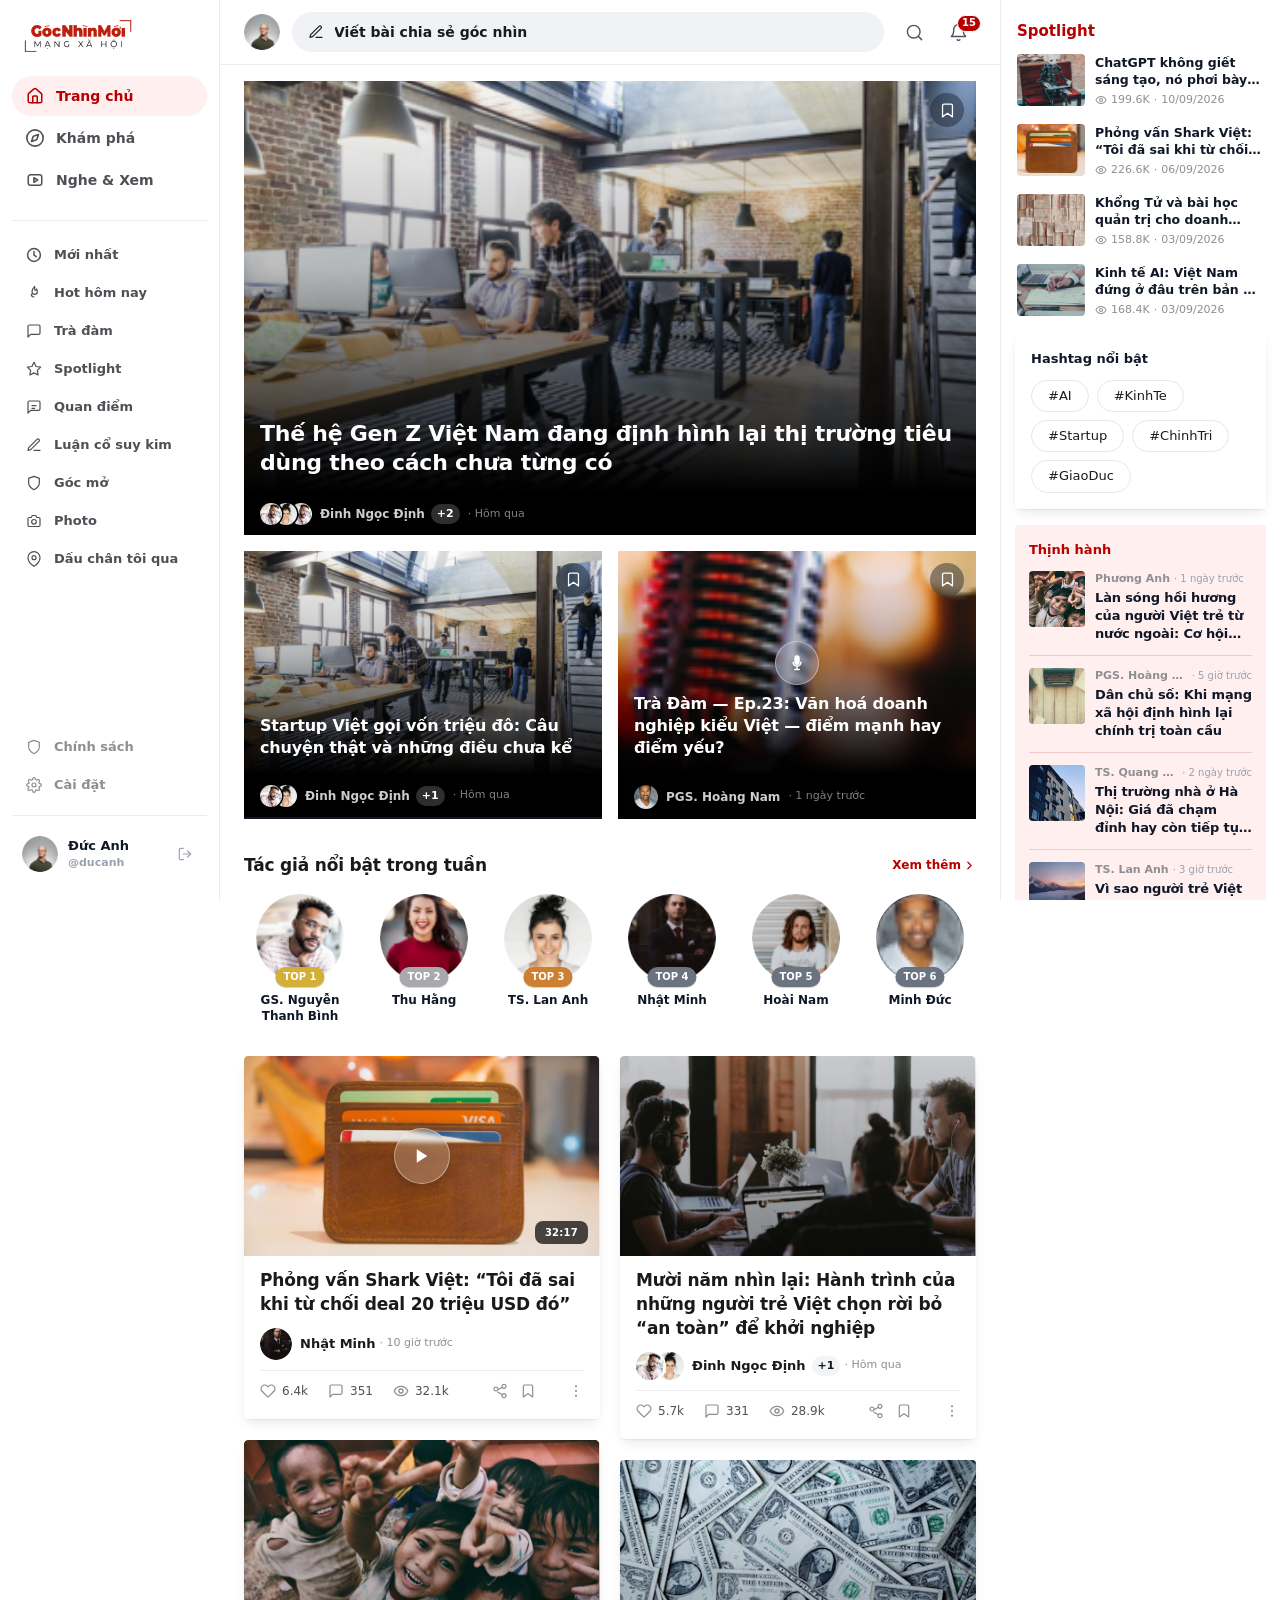
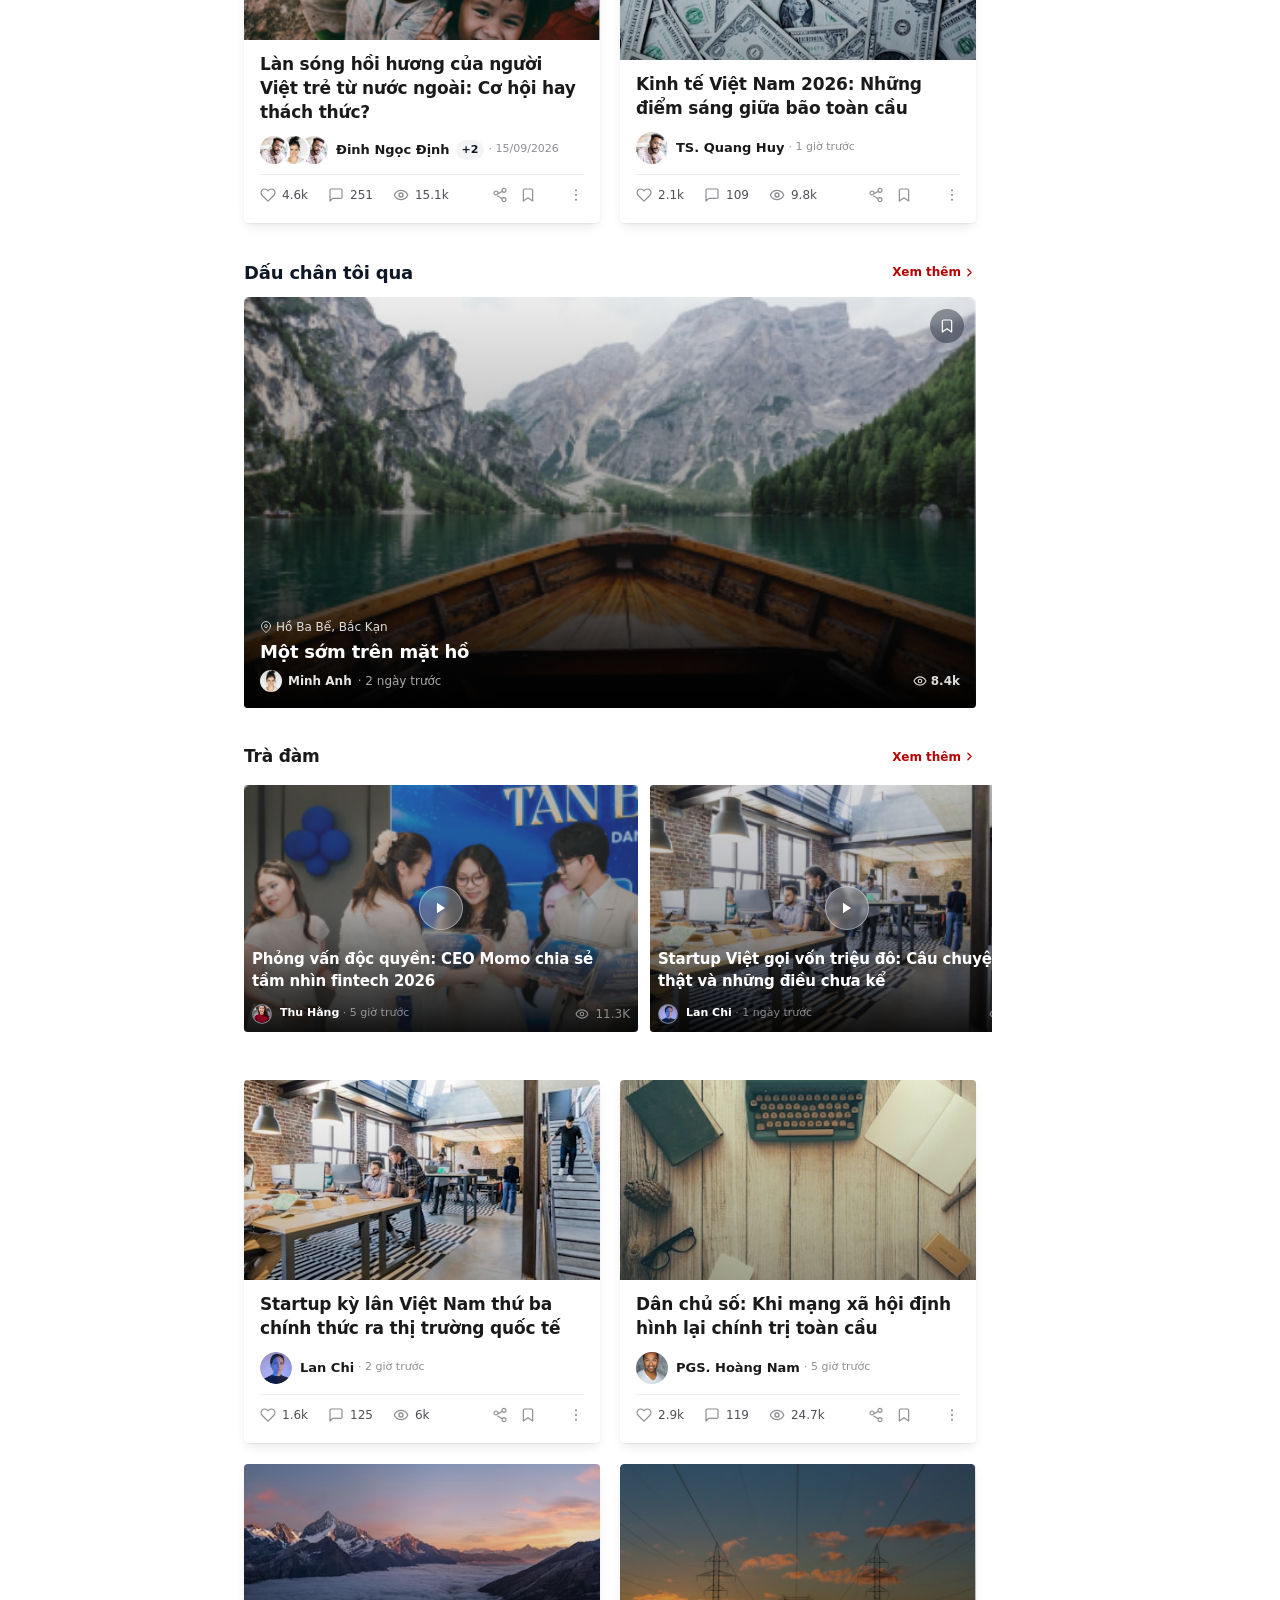
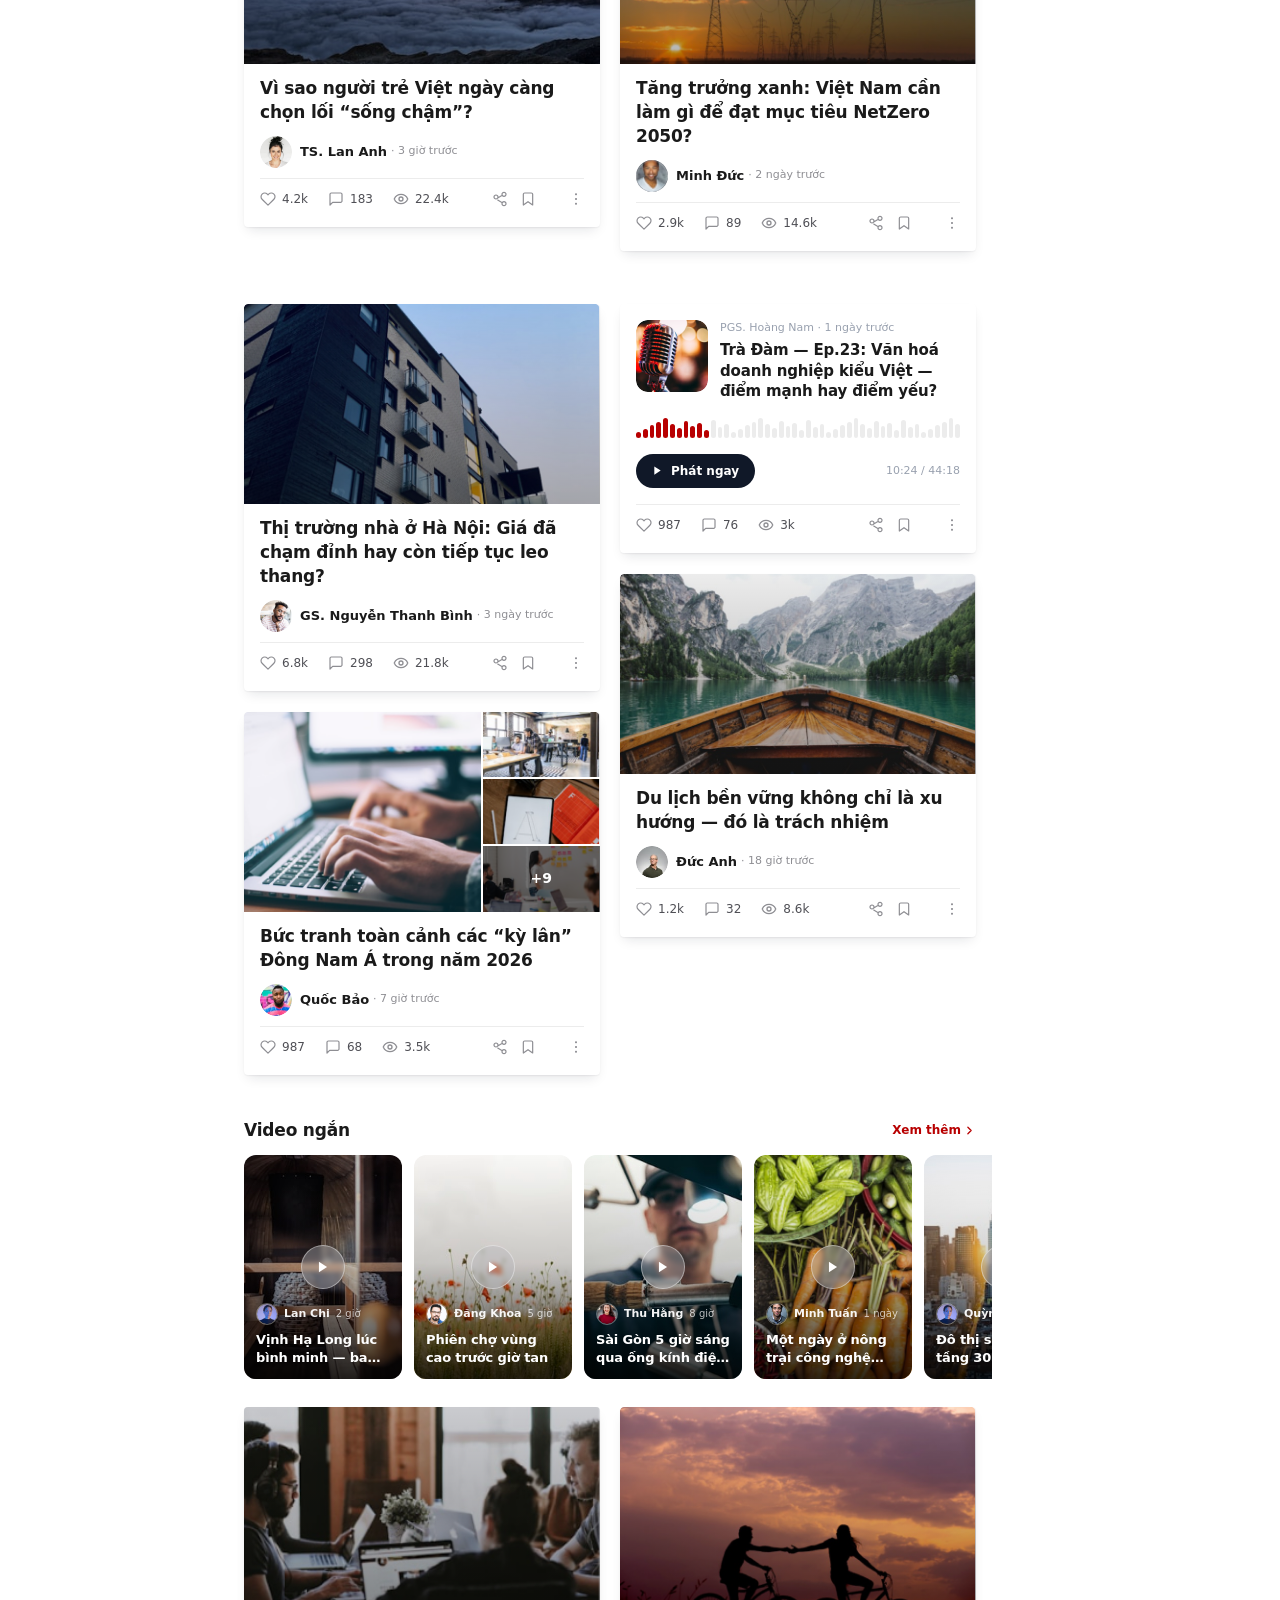
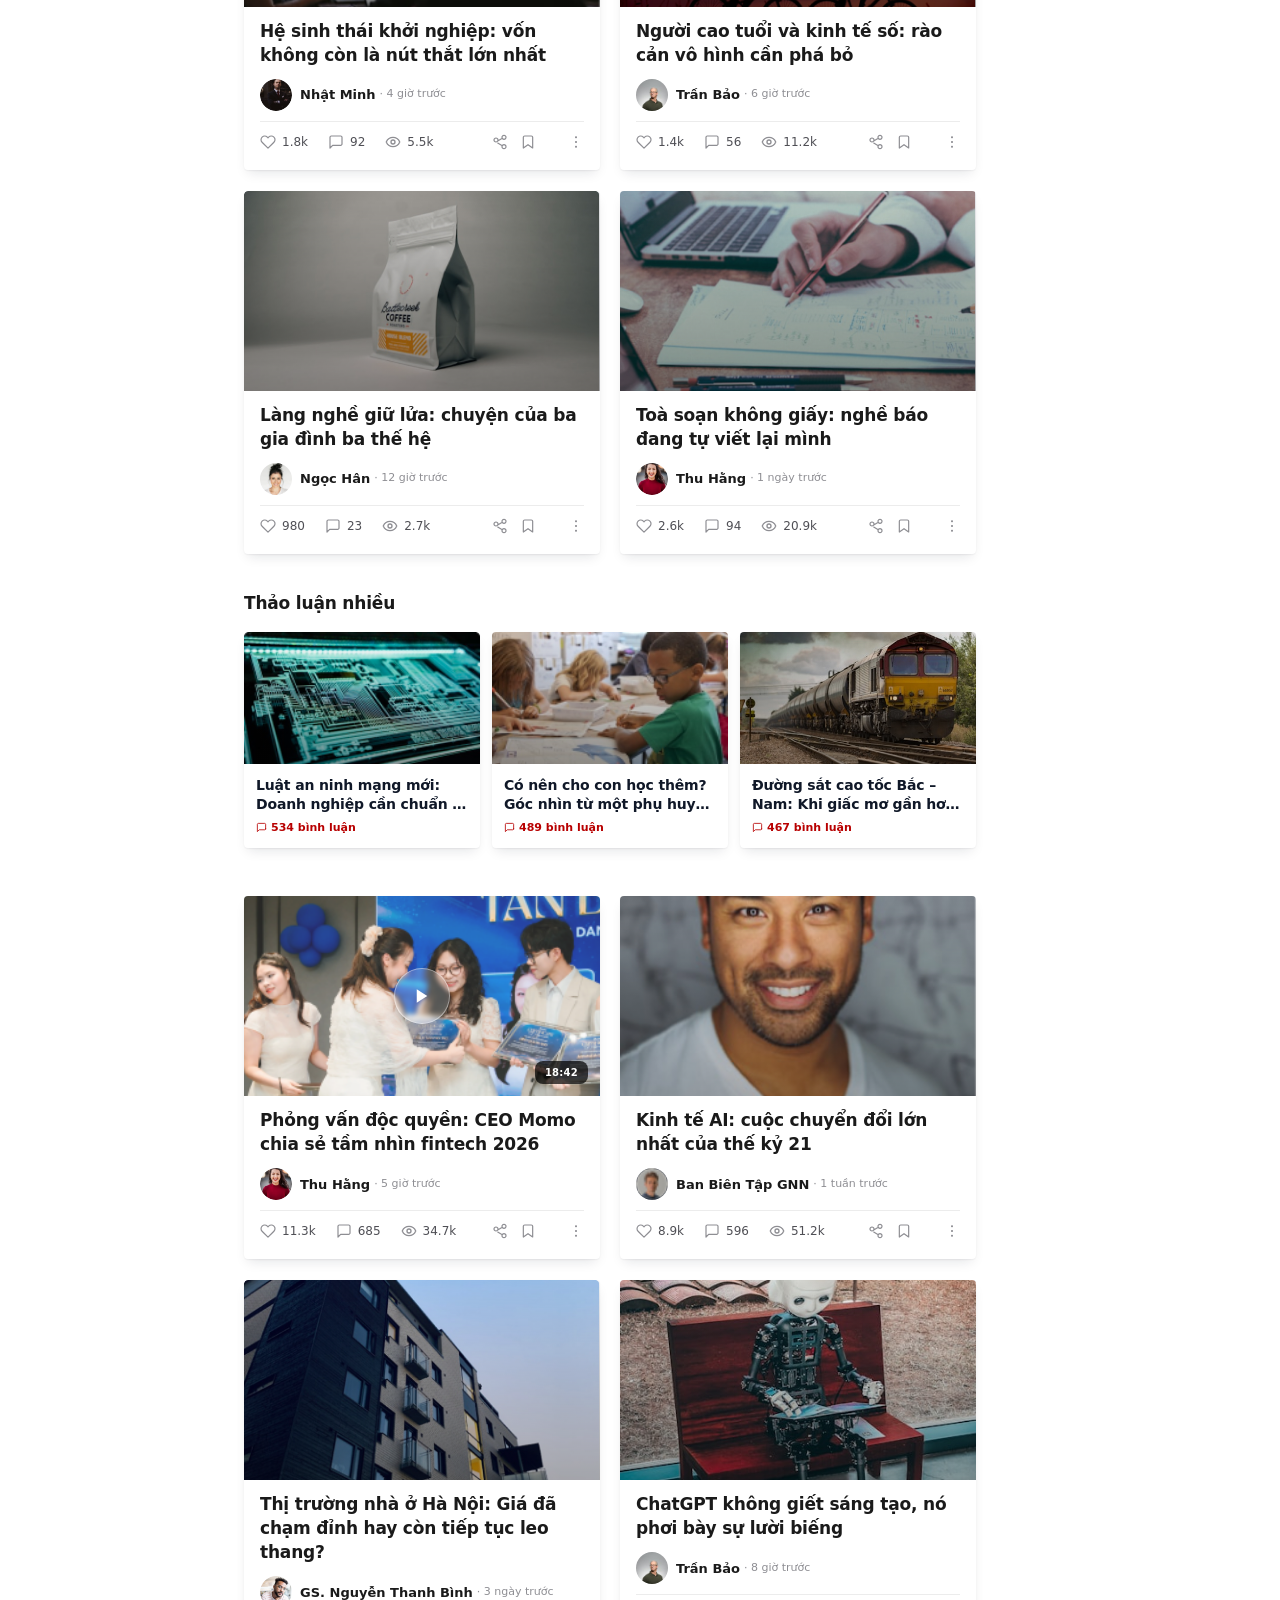
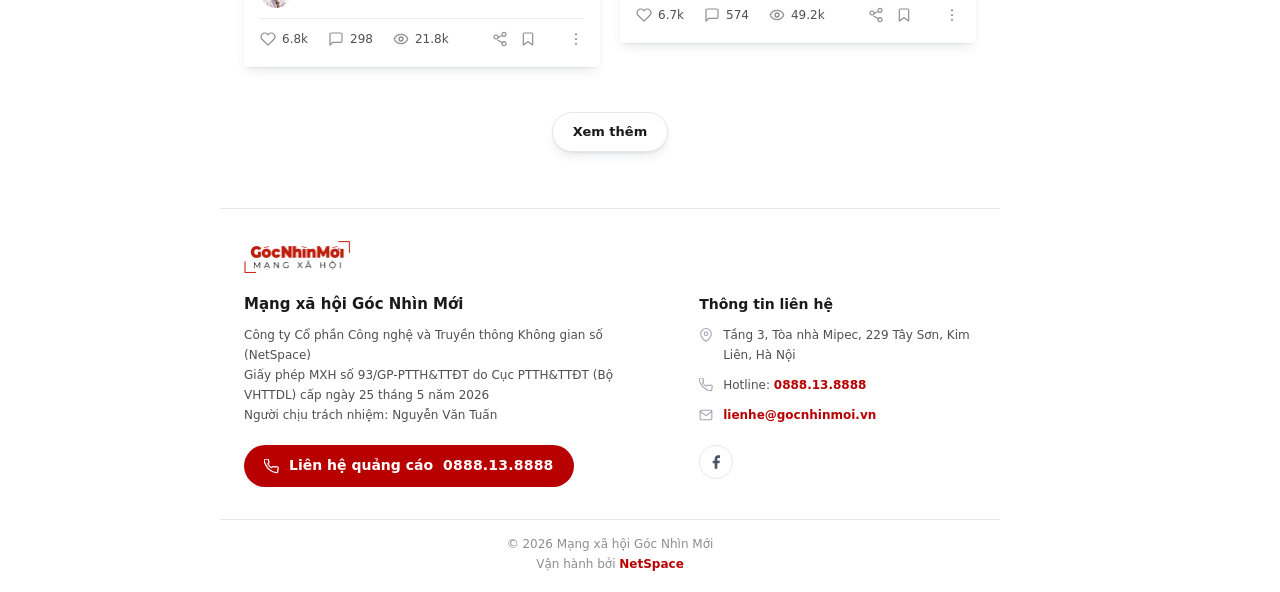
<file: index.html>
<!DOCTYPE html>
<html lang="vi">
<head>
<meta charset="utf-8">
<meta name="viewport" content="width=device-width, initial-scale=1, viewport-fit=cover">
<meta name="theme-color" content="#ffffff">
<meta name="description" content="Góc Nhìn Mới — mạng xã hội nội dung: bài viết, video, podcast và góc nhìn đa chiều từ cộng đồng cây viết Việt.">
<title>Góc Nhìn Mới — Mạng xã hội</title>

<link rel="preconnect" href="https://fonts.googleapis.com">
<link rel="preconnect" href="https://fonts.gstatic.com" crossorigin>
<link href="https://fonts.googleapis.com/css2?family=Be+Vietnam+Pro:wght@400;500;600;700;800&display=swap" rel="stylesheet">
<link rel="stylesheet" href="assets/css/tailwind.css">
</head>
<body class="v-web">

<!-- ============ Bộ icon (vector xuất trực tiếp từ Figma) ============ -->
<svg width="0" height="0" style="position:absolute" aria-hidden="true" focusable="false">
  <symbol id="i-menu" viewBox="0 0 15.5 13.5">
    <path d="M0.75 0.75H14.75" stroke="currentColor" stroke-width="1.5" stroke-linecap="round"/>
    <path d="M0.75 6.75H14.75" stroke="currentColor" stroke-width="1.5" stroke-linecap="round"/>
    <path d="M0.75 12.75H14.75" stroke="currentColor" stroke-width="1.5" stroke-linecap="round"/>
  </symbol>
  <symbol id="i-bell" viewBox="0 0 18.986 18.986">
    <path d="M10.8616 16.6128C10.7225 16.8525 10.5229 17.0515 10.2827 17.1899C10.0425 17.3282 9.77018 17.401 9.493 17.401C9.21582 17.401 8.94351 17.3282 8.70332 17.1899C8.46313 17.0515 8.26351 16.8525 8.12443 16.6128M14.2395 6.32867C14.2395 5.06982 13.7394 3.86253 12.8493 2.97238C11.9591 2.08224 10.7519 1.58217 9.493 1.58217C8.23415 1.58217 7.02686 2.08224 6.13672 2.97238C5.24658 3.86253 4.7465 5.06982 4.7465 6.32867C4.7465 11.8663 2.37325 13.4484 2.37325 13.4484H16.6128C16.6128 13.4484 14.2395 11.8663 14.2395 6.32867Z" stroke="currentColor" stroke-width="1.42395" stroke-linecap="round" stroke-linejoin="round"/>
  </symbol>
  <symbol id="i-search" viewBox="0 0 19.9842 19.9842">
    <path d="M9.15943 15.8208C12.8384 15.8208 15.8208 12.8384 15.8208 9.15943C15.8208 5.48044 12.8384 2.49803 9.15943 2.49803C5.48044 2.49803 2.49803 5.48044 2.49803 9.15943C2.49803 12.8384 5.48044 15.8208 9.15943 15.8208Z" stroke="currentColor" stroke-width="1.5" stroke-linecap="round" stroke-linejoin="round"/>
    <path d="M17.4862 17.4862L13.9057 13.9057" stroke="currentColor" stroke-width="1.5" stroke-linecap="round" stroke-linejoin="round"/>
  </symbol>
  <symbol id="i-them-nguoi" viewBox="0 0 20 20">
    <circle cx="8" cy="6" r="3.1" stroke="currentColor" stroke-width="1.7" fill="none"/>
    <path d="M2.6 17.2v-.8A4.4 4.4 0 0 1 7 12h2a4.4 4.4 0 0 1 4.4 4.4v.8" stroke="currentColor" stroke-width="1.7" stroke-linecap="round" fill="none"/>
    <path d="M16.4 4.4v4.4M14.2 6.6h4.4" stroke="currentColor" stroke-width="1.7" stroke-linecap="round"/>
  </symbol>
  <symbol id="i-check" viewBox="0 0 16 16">
    <path d="M3.2 8.6l3.1 3.1 6.5-7.4" stroke="currentColor" stroke-width="1.8" stroke-linecap="round" stroke-linejoin="round" fill="none"/>
  </symbol>
  <symbol id="i-chevron" viewBox="0 0 12.9904 12.9904">
    <path d="M4.8714 9.7428L8.119 6.4952L4.8714 3.2476" stroke="currentColor" stroke-width="1.3" stroke-linecap="round" stroke-linejoin="round"/>
  </symbol>
  <symbol id="i-heart" viewBox="0 0 15.9882 15.9882">
    <path d="M13.8831 3.07107C13.5428 2.73065 13.1388 2.46061 12.6942 2.27638C12.2496 2.09214 11.773 1.99731 11.2917 1.99731C10.8104 1.99731 10.3338 2.09214 9.88913 2.27638C9.44449 2.46061 9.0405 2.73065 8.70025 3.07107L7.9941 3.77721L7.28795 3.07107C6.60067 2.38378 5.66851 1.99766 4.69653 1.99766C3.72456 1.99766 2.7924 2.38378 2.10511 3.07107C1.41783 3.75835 1.03171 4.69052 1.03171 5.66249C1.03171 6.63446 1.41783 7.56662 2.10511 8.25391L2.81126 8.96005L7.9941 14.1429L13.1769 8.96005L13.8831 8.25391C14.2235 7.91366 14.4935 7.50967 14.6778 7.06502C14.862 6.62038 14.9568 6.14379 14.9568 5.66249C14.9568 5.18118 14.862 4.7046 14.6778 4.25995C14.4935 3.81531 14.2235 3.41132 13.8831 3.07107Z" stroke="currentColor" stroke-width="1.19912" stroke-linecap="round" stroke-linejoin="round"/>
  </symbol>
  <symbol id="i-comment" viewBox="0 0 15.9882 15.9882">
    <path d="M13.9897 9.99262C13.9897 10.346 13.8493 10.6849 13.5994 10.9347C13.3496 11.1846 13.0107 11.325 12.6573 11.325H4.66322L1.99852 13.9897V3.33087C1.99852 2.97751 2.1389 2.63863 2.38876 2.38876C2.63863 2.1389 2.97751 1.99852 3.33087 1.99852H12.6573C13.0107 1.99852 13.3496 2.1389 13.5994 2.38876C13.8493 2.63863 13.9897 2.97751 13.9897 3.33087V9.99262Z" stroke="currentColor" stroke-width="1.19912" stroke-linecap="round" stroke-linejoin="round"/>
  </symbol>
  <symbol id="i-x" viewBox="0 0 16 16">
    <path d="M12.2 1.5h2.3L9.5 7.2l5.9 7.3h-4.6L7.2 9.9l-4.1 4.6H.8l5.3-6.1L.4 1.5h4.7l3.3 4.2zm-.8 11.7h1.3L4.4 2.7H3z" fill="currentColor"/>
  </symbol>
  <symbol id="i-share" viewBox="0 0 15.9882 15.9882">
    <path d="M5.72244 9.00002L10.2724 11.6514M10.2658 4.3368L5.72244 6.98818M11.9912 5.3294C12.5212 5.3294 13.0295 5.11884 13.4043 4.74405C13.7791 4.36925 13.9897 3.86092 13.9897 3.33087C13.9897 2.80083 13.7791 2.2925 13.4043 1.9177C13.0295 1.54291 12.5212 1.33235 11.9912 1.33235C11.4611 1.33235 10.9528 1.54291 10.578 1.9177C10.2032 2.2925 9.99262 2.80083 9.99262 3.33087C9.99262 3.86092 10.2032 4.36925 10.578 4.74405C10.9528 5.11884 11.4611 5.3294 11.9912 5.3294ZM3.99705 7.9941C4.52709 7.9941 5.03542 7.78354 5.41022 7.40875C5.78502 7.03395 5.99557 6.52562 5.99557 5.99557C5.99557 5.46553 5.78502 4.9572 5.41022 4.5824C5.03542 4.20761 4.52709 3.99705 3.99705 3.99705C3.46701 3.99705 2.95868 4.20761 2.58388 4.5824C2.20908 4.9572 1.99852 5.46553 1.99852 5.99557C1.99852 6.52562 2.20908 7.03395 2.58388 7.40875C2.95868 7.78354 3.46701 7.9941 3.99705 7.9941ZM11.9912 10.6588C11.4611 10.6588 10.9528 10.8694 10.578 11.2442C10.2032 11.619 9.99262 12.1273 9.99262 12.6573C9.99262 13.1874 10.2032 13.6957 10.578 14.0705C10.9528 14.4453 11.4611 14.6559 11.9912 14.6559C12.5212 14.6559 13.0295 14.4453 13.4043 14.0705C13.7791 13.6957 13.9897 13.1874 13.9897 12.6573C13.9897 12.1273 13.7791 11.619 13.4043 11.2442C13.0295 10.8694 12.5212 10.6588 11.9912 10.6588Z" stroke="currentColor" stroke-width="1.19912" stroke-linecap="round" stroke-linejoin="round"/>
  </symbol>
  <symbol id="i-bookmark" viewBox="0 0 15.9882 15.9882">
    <path d="M12.6573 13.9897L7.9941 10.6588L3.33087 13.9897V3.33087C3.33087 2.97751 3.47125 2.63863 3.72111 2.38876C3.97098 2.1389 4.30986 1.99852 4.66322 1.99852H11.325C11.6783 1.99852 12.0172 2.1389 12.2671 2.38876C12.517 2.63863 12.6573 2.97751 12.6573 3.33087V13.9897Z" stroke="currentColor" stroke-width="1.19912" stroke-linecap="round" stroke-linejoin="round"/>
  </symbol>
  <symbol id="i-more" viewBox="0 0 15.9882 15.9882">
    <path d="M7.9941 4.33014C8.54598 4.33014 8.99336 3.88275 8.99336 3.33087C8.99336 2.779 8.54598 2.33161 7.9941 2.33161C7.44222 2.33161 6.99484 2.779 6.99484 3.33087C6.99484 3.88275 7.44222 4.33014 7.9941 4.33014Z" fill="currentColor"/>
    <path d="M7.9941 8.99336C8.54598 8.99336 8.99336 8.54598 8.99336 7.9941C8.99336 7.44222 8.54598 6.99484 7.9941 6.99484C7.44222 6.99484 6.99484 7.44222 6.99484 7.9941C6.99484 8.54598 7.44222 8.99336 7.9941 8.99336Z" fill="currentColor"/>
    <path d="M7.9941 13.6566C8.54598 13.6566 8.99336 13.2092 8.99336 12.6573C8.99336 12.1054 8.54598 11.6581 7.9941 11.6581C7.44222 11.6581 6.99484 12.1054 6.99484 12.6573C6.99484 13.2092 7.44222 13.6566 7.9941 13.6566Z" fill="currentColor"/>
  </symbol>
  <symbol id="i-play" viewBox="0 0 17.9867 17.9867">
    <path d="M3.74723 2.24834L14.2395 8.99335L3.74723 15.7384V2.24834Z" fill="currentColor"/>
  </symbol>
  <symbol id="i-mic" viewBox="0 0 24 24">
    <path d="M12 14.6a3.6 3.6 0 0 0 3.6-3.6V5.4a3.6 3.6 0 1 0-7.2 0V11a3.6 3.6 0 0 0 3.6 3.6Z" fill="currentColor"/>
    <path d="M18.1 11a1 1 0 1 0-2 0 4.1 4.1 0 0 1-8.2 0 1 1 0 1 0-2 0 6.1 6.1 0 0 0 5.1 6v2.5H9a1 1 0 1 0 0 2h6a1 1 0 1 0 0-2h-2v-2.5a6.1 6.1 0 0 0 5.1-6Z" fill="currentColor"/>
  </symbol>
  <symbol id="i-play-sm" viewBox="0 0 10.9919 10.9919">
    <path d="M2.28998 1.37399L8.70192 5.49595L2.28998 9.61791V1.37399Z" fill="currentColor"/>
  </symbol>
  <symbol id="i-pause" viewBox="0 0 16 16">
    <rect x="3.5" y="2.5" width="3.4" height="11" rx="1.2" fill="currentColor"/>
    <rect x="9.1" y="2.5" width="3.4" height="11" rx="1.2" fill="currentColor"/>
  </symbol>
  <symbol id="i-pin" viewBox="0 0 10.9919 10.9919">
    <path d="M9.61791 4.57996C9.61791 7.78593 5.49595 10.5339 5.49595 10.5339C5.49595 10.5339 1.37399 7.78593 1.37399 4.57996C1.37399 3.48675 1.80826 2.43831 2.58128 1.66529C3.3543 0.892273 4.40274 0.457996 5.49595 0.457996C6.58916 0.457996 7.6376 0.892273 8.41062 1.66529C9.18364 2.43831 9.61791 3.48675 9.61791 4.57996ZM5.49595 4.57996C5.67638 4.57996 5.85505 4.54442 6.02175 4.47537C6.18845 4.40632 6.33992 4.30511 6.46751 4.17753C6.59509 4.04994 6.6963 3.89847 6.76535 3.73177C6.8344 3.56507 6.86994 3.38641 6.86994 3.20597C6.86994 3.02554 6.8344 2.84687 6.76535 2.68017C6.6963 2.51347 6.59509 2.362 6.46751 2.23442C6.33992 2.10683 6.18845 2.00562 6.02175 1.93657C5.85505 1.86752 5.67638 1.83198 5.49595 1.83198C5.13155 1.83198 4.78207 1.97674 4.52439 2.23442C4.26672 2.49209 4.12196 2.84157 4.12196 3.20597C4.12196 3.57038 4.26672 3.91985 4.52439 4.17753C4.78207 4.4352 5.13155 4.57996 5.49595 4.57996Z" stroke="currentColor" stroke-width="0.915992" stroke-linecap="round" stroke-linejoin="round"/>
  </symbol>
  <symbol id="i-star" viewBox="0 0 10.9919 10.9919">
    <path d="M5.49595 0.915992L6.91116 3.78305L10.0759 4.24562L7.78593 6.47606L8.32636 9.62707L5.49595 8.13859L2.66554 9.62707L3.20597 6.47606L0.915992 4.24562L4.08074 3.78305L5.49595 0.915992Z" fill="currentColor"/>
  </symbol>
  <symbol id="i-bookmark-lg" viewBox="0 0 14.9889 14.9889">
    <path d="M11.8662 13.1153L7.49445 9.9926L3.12269 13.1153V3.12269C3.12269 2.79141 3.25429 2.4737 3.48853 2.23946C3.72278 2.00521 4.04049 1.87361 4.37176 1.87361H10.6171C10.9484 1.87361 11.2661 2.00521 11.5004 2.23946C11.7346 2.4737 11.8662 2.79141 11.8662 3.12269V13.1153Z" stroke="currentColor" stroke-width="1.24908" stroke-linecap="round" stroke-linejoin="round"/>
  </symbol>
  <symbol id="i-map-pin" viewBox="0 0 13.9897 13.9897">
    <path d="M12.241 5.82904C12.241 9.90937 6.99485 13.4068 6.99485 13.4068C6.99485 13.4068 1.74871 9.90937 1.74871 5.82904C1.74871 4.43768 2.30143 3.1033 3.28527 2.11946C4.26911 1.13562 5.60349 0.582904 6.99485 0.582904C8.38621 0.582904 9.72059 1.13562 10.7044 2.11946C11.6883 3.1033 12.241 4.43768 12.241 5.82904Z" stroke="currentColor" stroke-width="1.04923" stroke-linecap="round" stroke-linejoin="round"/>
    <path d="M6.99485 7.57775C7.96064 7.57775 8.74356 6.79483 8.74356 5.82904C8.74356 4.86325 7.96064 4.08033 6.99485 4.08033C6.02906 4.08033 5.24614 4.86325 5.24614 5.82904C5.24614 6.79483 6.02906 7.57775 6.99485 7.57775Z" stroke="currentColor" stroke-width="1.04923" stroke-linecap="round" stroke-linejoin="round"/>
  </symbol>
  <symbol id="i-phone" viewBox="0 0 13.9897 13.9897">
    <path d="M12.8239 9.86274V11.6115C12.8246 11.7738 12.7913 11.9345 12.7263 12.0832C12.6612 12.232 12.5658 12.3655 12.4462 12.4752C12.3266 12.585 12.1854 12.6685 12.0316 12.7205C11.8778 12.7726 11.7148 12.7919 11.5532 12.7773C9.75947 12.5824 8.0365 11.9694 6.5227 10.9877C4.424 9.78022 2.76573 7.93407 1.78952 5.71829C0.832491 4.19822 0.243667 2.47566 0.0699486 0.687827C0.168197 0.467119 0.332587 0.282385 0.540389 0.159166C0.748192 0.0359462 0.989142 -0.0196722 1.22993 0C1.22993 0 2.97864 0 2.97864 0C3.26153 -0.00278413 3.53578 0.0973909 3.75027 0.281853C3.96476 0.466316 4.10486 0.722479 4.14445 1.0026C4.21848 1.56218 4.35488 2.11186 4.55248 2.64056C4.63091 2.84919 4.64788 3.07594 4.60139 3.29392C4.5549 3.51191 4.4469 3.712 4.29017 3.87048L3.54989 4.61077C4.37968 6.0701 5.58798 7.2784 7.04731 8.1082L7.7876 7.36791C7.94608 7.21119 8.14618 7.10318 8.36416 7.05669C8.58215 7.0102 8.80889 7.02718 9.01753 7.1056C9.54622 7.30321 10.0959 7.43961 10.6555 7.51363C10.967 7.22609 11.38 7.07406 11.8036 7.09101C12.2272 7.10795 12.6267 7.29247 12.9142 7.60398C13.2018 7.9155 13.3538 8.32848 13.3369 8.75207C13.3199 9.17567 13.1354 9.57519 12.8239 9.86274Z" stroke="currentColor" stroke-width="1.04923" stroke-linecap="round" stroke-linejoin="round"/>
  </symbol>
  <symbol id="i-mail" viewBox="0 0 13.9897 13.9897">
    <path d="M2.33162 2.33162H11.6581C12.2993 2.33162 12.8239 2.85623 12.8239 3.49742V10.4923C12.8239 11.1335 12.2993 11.6581 11.6581 11.6581H2.33162C1.69042 11.6581 1.16581 11.1335 1.16581 10.4923V3.49742C1.16581 2.85623 1.69042 2.33162 2.33162 2.33162Z" stroke="currentColor" stroke-width="1.04923" stroke-linecap="round" stroke-linejoin="round"/>
    <path d="M12.8239 3.49743L6.99485 7.57775L1.16581 3.49743" stroke="currentColor" stroke-width="1.04923" stroke-linecap="round" stroke-linejoin="round"/>
  </symbol>
  <symbol id="i-phone-btn" viewBox="0 0 14.9889 14.9889">
    <path d="M13.7398 10.5672V12.4408C13.7405 12.6147 13.7049 12.7869 13.6352 12.9463C13.5655 13.1056 13.4633 13.2487 13.3352 13.3663C13.207 13.4839 13.0557 13.5734 12.8909 13.6291C12.7262 13.6848 12.5516 13.7055 12.3783 13.6899C10.4565 13.481 8.6105 12.8243 6.98857 11.7725C4.73998 10.4788 2.96327 8.50075 1.91733 6.12671C0.89195 4.49807 0.26107 2.65248 0.0749442 0.736954C0.18021 0.500482 0.356341 0.302554 0.578986 0.170533C0.80163 0.0385132 1.05979 -0.0210777 1.31777 0C1.31777 0 3.19139 0 3.19139 0C3.49448 -0.0029834 3.78831 0.104347 4.01813 0.301984C4.24794 0.499621 4.39804 0.774081 4.44046 1.0742C4.51978 1.67376 4.66592 2.2627 4.87764 2.82915C4.96167 3.05269 4.97985 3.29563 4.93004 3.52919C4.88023 3.76274 4.76451 3.97712 4.5966 4.14693L3.80343 4.94009C4.6925 6.50365 5.9871 7.79825 7.55066 8.68732L8.34382 7.89415C8.51363 7.72624 8.72801 7.61052 8.96156 7.56071C9.19512 7.5109 9.43806 7.52908 9.6616 7.61311C10.2281 7.82483 10.817 7.97097 11.4165 8.05029C11.7503 7.7422 12.1928 7.57932 12.6466 7.59747C13.1005 7.61563 13.5285 7.81333 13.8366 8.14709C14.1447 8.48085 14.3076 8.92333 14.2894 9.37718C14.2713 9.83104 14.0736 10.2591 13.7398 10.5672Z" stroke="currentColor" stroke-width="1.24908" stroke-linecap="round" stroke-linejoin="round"/>
  </symbol>
  <symbol id="i-flame" viewBox="0 0 24 24">
    <path d="M13 2s-4 4-4 8a4 4 0 008 0c0-1.5-.5-3-1-4 0 0-1 2-2 2s-1-2-1-2z" fill="none" stroke="currentColor" stroke-width="1.8" stroke-linecap="round" stroke-linejoin="round"/>
    <path d="M12 18a4 4 0 01-4-4" fill="none" stroke="currentColor" stroke-width="1.8" stroke-linecap="round" stroke-linejoin="round"/>
  </symbol>
  <symbol id="i-star-line" viewBox="0 0 24 24">
    <path d="M12 2l3.09 6.26L22 9.27l-5 4.87 1.18 6.88L12 17.77l-6.18 3.25L7 14.14 2 9.27l6.91-1.01L12 2z" fill="none" stroke="currentColor" stroke-width="1.8" stroke-linecap="round" stroke-linejoin="round"/>
  </symbol>
  <symbol id="i-comment-lines" viewBox="0 0 24 24">
    <path d="M21 15a2 2 0 01-2 2H7l-4 4V5a2 2 0 012-2h14a2 2 0 012 2z" fill="none" stroke="currentColor" stroke-width="1.8" stroke-linecap="round" stroke-linejoin="round"/>
    <path d="M9 10h6M9 14h4" fill="none" stroke="currentColor" stroke-width="1.8" stroke-linecap="round"/>
  </symbol>
  <symbol id="i-pencil" viewBox="0 0 24 24">
    <path d="M12 20h9" fill="none" stroke="currentColor" stroke-width="1.8" stroke-linecap="round"/>
    <path d="M16.5 3.5a2.121 2.121 0 013 3L7 19l-4 1 1-4z" fill="none" stroke="currentColor" stroke-width="1.8" stroke-linecap="round" stroke-linejoin="round"/>
  </symbol>
  <symbol id="i-shield" viewBox="0 0 24 24">
    <path d="M12 22s8-4 8-10V5l-8-3-8 3v7c0 6 8 10 8 10z" fill="none" stroke="currentColor" stroke-width="1.8" stroke-linecap="round" stroke-linejoin="round"/>
  </symbol>
  <symbol id="i-settings" viewBox="0 0 24 24">
    <circle cx="12" cy="12" r="3" fill="none" stroke="currentColor" stroke-width="1.8"/>
    <path d="M19.4 15a1.65 1.65 0 00.33 1.82l.06.06a2 2 0 11-2.83 2.83l-.06-.06a1.65 1.65 0 00-1.82-.33 1.65 1.65 0 00-1 1.51V21a2 2 0 11-4 0v-.09A1.65 1.65 0 008 19.4a1.65 1.65 0 00-1.82.33l-.06.06a2 2 0 11-2.83-2.83l.06-.06A1.65 1.65 0 004.6 15a1.65 1.65 0 00-1.51-1H3a2 2 0 110-4h.09A1.65 1.65 0 004.6 9a1.65 1.65 0 00-.33-1.82l-.06-.06a2 2 0 112.83-2.83l.06.06A1.65 1.65 0 009 4.6a1.65 1.65 0 001-1.51V3a2 2 0 114 0v.09a1.65 1.65 0 001 1.51 1.65 1.65 0 001.82-.33l.06-.06a2 2 0 112.83 2.83l-.06.06A1.65 1.65 0 0019.4 9a1.65 1.65 0 001.51 1H21a2 2 0 110 4h-.09a1.65 1.65 0 00-1.51 1z" fill="none" stroke="currentColor" stroke-width="1.8" stroke-linecap="round" stroke-linejoin="round"/>
  </symbol>
  <symbol id="i-logout" viewBox="0 0 24 24">
    <path d="M9.5 20.5H5.5a2 2 0 01-2-2v-13a2 2 0 012-2h4" fill="none" stroke="currentColor" stroke-width="1.8" stroke-linecap="round" stroke-linejoin="round"/>
    <path d="M16 16.5l4.5-4.5L16 7.5" fill="none" stroke="currentColor" stroke-width="1.8" stroke-linecap="round" stroke-linejoin="round"/>
    <path d="M20.5 12h-11" fill="none" stroke="currentColor" stroke-width="1.8" stroke-linecap="round"/>
  </symbol>
  <symbol id="i-close" viewBox="0 0 16 16">
    <path d="M3.5 3.5L12.5 12.5M12.5 3.5L3.5 12.5" stroke="currentColor" stroke-width="1.5" stroke-linecap="round"/>
  </symbol>
  <symbol id="i-eye" viewBox="0 0 13.9982 13.9982">
    <path d="M1.20268 6.79613C1.15407 6.92708 1.15407 7.07112 1.20268 7.20207C1.67611 8.35001 2.47973 9.33153 3.51166 10.0222C4.5436 10.7128 5.75737 11.0815 6.9991 11.0815C8.24083 11.0815 9.4546 10.7128 10.4865 10.0222C11.5185 9.33153 12.3221 8.35001 12.7955 7.20207C12.8441 7.07112 12.8441 6.92708 12.7955 6.79613C12.3221 5.64819 11.5185 4.66667 10.4865 3.97603C9.4546 3.28539 8.24083 2.9167 6.9991 2.9167C5.75737 2.9167 4.5436 3.28539 3.51166 3.97603C2.47973 4.66667 1.67611 5.64819 1.20268 6.79613Z" stroke="currentColor" stroke-width="1.16652" stroke-linecap="round" stroke-linejoin="round"/>
    <path d="M6.9991 8.74888C7.96549 8.74888 8.74902 7.96535 8.74902 6.99896C8.74902 6.03257 7.96549 5.24904 6.9991 5.24904C6.03271 5.24904 5.24918 6.03257 5.24918 6.99896C5.24918 7.96535 6.03271 8.74888 6.9991 8.74888Z" stroke="currentColor" stroke-width="1.16652" stroke-linecap="round" stroke-linejoin="round"/>
  </symbol>
  <symbol id="i-nav-home" viewBox="0 0 19.9674 19.9674">
    <path d="M12.4796 17.4715V10.8157C12.4796 10.595 12.392 10.3834 12.2359 10.2274C12.0799 10.0713 11.8683 9.9837 11.6476 9.9837H8.31975C8.0991 9.9837 7.88748 10.0713 7.73145 10.2274C7.57543 10.3834 7.48777 10.595 7.48777 10.8157V17.4715" stroke="currentColor" stroke-width="1.7" stroke-linecap="round" stroke-linejoin="round"/>
    <path d="M2.49593 8.31975C2.49587 8.0777 2.54862 7.83855 2.6505 7.61899C2.75237 7.39942 2.90093 7.20474 3.08579 7.04849L8.90962 2.05748C9.20995 1.80364 9.59047 1.66438 9.9837 1.66438C10.377 1.66438 10.7574 1.80364 11.0578 2.05748L16.8816 7.04849C17.0664 7.20474 17.215 7.39942 17.3169 7.61899C17.4187 7.83855 17.4715 8.0777 17.4715 8.31975V15.8075C17.4715 16.2488 17.2961 16.6721 16.9841 16.9841C16.6721 17.2961 16.2488 17.4715 15.8075 17.4715H4.15988C3.71857 17.4715 3.29534 17.2961 2.98328 16.9841C2.67123 16.6721 2.49593 16.2488 2.49593 15.8075V8.31975Z" stroke="currentColor" stroke-width="1.7" stroke-linecap="round" stroke-linejoin="round"/>
  </symbol>
  <symbol id="i-nav-media" viewBox="0 0 19.9674 19.9674">
    <path d="M14.9755 4.1632H4.99185C3.61339 4.1632 2.49592 5.28067 2.49592 6.65913V13.3183C2.49592 14.6967 3.61339 15.8142 4.99185 15.8142H14.9755C16.354 15.8142 17.4715 14.6967 17.4715 13.3183V6.65913C17.4715 5.28067 16.354 4.1632 14.9755 4.1632Z" stroke="currentColor" stroke-width="1.66728" stroke-linecap="round" stroke-linejoin="round"/>
    <path d="M8.73574 7.48777L12.8989 9.9837L8.73574 12.4796V7.48777Z" stroke="currentColor" stroke-width="1.66728" stroke-linecap="round" stroke-linejoin="round"/>
  </symbol>
  <symbol id="i-nav-explore" viewBox="0 0 18.3034 18.3034">
    <path d="M12.6793 5.62415L11.1784 10.126C11.0967 10.3711 10.9591 10.5937 10.7765 10.7765C10.5937 10.9591 10.3711 11.0967 10.126 11.1784L5.62415 12.6793L7.12503 8.17748C7.20672 7.9324 7.34435 7.7097 7.52702 7.52702C7.7097 7.34435 7.9324 7.20672 8.17748 7.12503L12.6793 5.62415Z" stroke="currentColor" stroke-width="1.66395" stroke-linecap="round" stroke-linejoin="round"/>
    <path d="M9.15172 17.4714C13.7466 17.4714 17.4714 13.7466 17.4714 9.15172C17.4714 4.55685 13.7466 0.831975 9.15172 0.831975C4.55685 0.831975 0.831975 4.55685 0.831975 9.15172C0.831975 13.7466 4.55685 17.4714 9.15172 17.4714Z" stroke="currentColor" stroke-width="1.66395" stroke-linecap="round" stroke-linejoin="round"/>
  </symbol>
  <symbol id="i-cong" viewBox="0 0 16 16">
    <path d="M8 2.5v11M2.5 8h11" stroke="currentColor" stroke-width="1.8" stroke-linecap="round" fill="none"/>
  </symbol>
  <symbol id="i-nav-write" viewBox="0 0 17.8844 17.8844">
    <path d="M8.52774 1.86889H2.70392C2.26261 1.86889 1.83938 2.0442 1.52732 2.35624C1.21527 2.6683 1.03997 3.09153 1.03997 3.53284V15.1805C1.03997 15.6218 1.21527 16.045 1.52732 16.3571C1.83938 16.6691 2.26261 16.8445 2.70392 16.8445H14.3515C14.7929 16.8445 15.2161 16.6691 15.5282 16.3571C15.8402 16.045 16.0155 15.6218 16.0155 15.1805V9.35666" stroke="currentColor" stroke-width="2.07994" stroke-linecap="round" stroke-linejoin="round"/>
    <path d="M13.8316 1.5569C14.1626 1.22591 14.6114 1.03997 15.0795 1.03997C15.5476 1.03997 15.9966 1.22591 16.3275 1.5569C16.6585 1.88788 16.8444 2.33678 16.8444 2.80486C16.8444 3.27294 16.6585 3.72184 16.3275 4.05283L8.82889 11.5522C8.63135 11.7496 8.38731 11.8941 8.11924 11.9724L5.72898 12.6713C5.65739 12.6922 5.5815 12.6934 5.50926 12.6749C5.43702 12.6564 5.37109 12.6188 5.31835 12.5661C5.26563 12.5133 5.22804 12.4474 5.20952 12.3751C5.19102 12.3029 5.19227 12.227 5.21315 12.1554L5.91201 9.76512C5.99065 9.49734 6.13542 9.25355 6.33299 9.05631L13.8316 1.5569Z" stroke="currentColor" stroke-width="2.07994" stroke-linecap="round" stroke-linejoin="round"/>
  </symbol>
  <symbol id="i-verified" viewBox="0 0 16 16">
    <circle cx="8" cy="8" r="7" fill="currentColor"/>
    <path d="M4.9 8.2L7 10.3L11.1 6.2" stroke="#fff" stroke-width="1.6" stroke-linecap="round" stroke-linejoin="round" fill="none"/>
  </symbol>
  <symbol id="i-nav-user" viewBox="0 0 19.9674 19.9674">
    <path d="M16.6395 17.4715V15.8075C16.6395 14.9249 16.2889 14.0784 15.6648 13.4543C15.0407 12.8302 14.1943 12.4796 13.3116 12.4796H6.6558C5.77316 12.4796 4.9267 12.8302 4.3026 13.4543C3.6785 14.0784 3.3279 14.9249 3.3279 15.8075V17.4715" stroke="currentColor" stroke-width="1.7" stroke-linecap="round" stroke-linejoin="round"/>
    <path d="M9.9837 9.1517C11.8217 9.1517 13.3116 7.6618 13.3116 5.8237C13.3116 3.9857 11.8217 2.4958 9.9837 2.4958C8.1457 2.4958 6.6558 3.9857 6.6558 5.8237C6.6558 7.6618 8.1457 9.1517 9.9837 9.1517Z" stroke="currentColor" stroke-width="1.7" stroke-linecap="round" stroke-linejoin="round"/>
  </symbol>
  <symbol id="i-clock" viewBox="0 0 16 16">
    <circle cx="8" cy="8" r="6.4" stroke="currentColor" stroke-width="1.5" fill="none"/>
    <path d="M8 4.6V8.2L10.3 9.6" stroke="currentColor" stroke-width="1.5" stroke-linecap="round" stroke-linejoin="round" fill="none"/>
  </symbol>
  <symbol id="i-alert" viewBox="0 0 16 16">
    <circle cx="8" cy="8" r="6.4" stroke="currentColor" stroke-width="1.5" fill="none"/>
    <path d="M8 4.9V8.6" stroke="currentColor" stroke-width="1.5" stroke-linecap="round"/>
    <circle cx="8" cy="11.1" r=".95" fill="currentColor"/>
  </symbol>
  <symbol id="i-draft" viewBox="0 0 16 16">
    <path d="M9.1 1.9H4.4C3.85 1.9 3.4 2.35 3.4 2.9V13.1C3.4 13.65 3.85 14.1 4.4 14.1H11.6C12.15 14.1 12.6 13.65 12.6 13.1V5.4L9.1 1.9Z" stroke="currentColor" stroke-width="1.5" stroke-linejoin="round" fill="none"/>
    <path d="M9.1 1.9V5.4H12.6" stroke="currentColor" stroke-width="1.5" stroke-linejoin="round" fill="none"/>
  </symbol>
  <symbol id="i-link" viewBox="0 0 16 16">
    <path d="M6.7 8.65C6.98 9.02 7.34 9.33 7.75 9.55C8.16 9.77 8.62 9.9 9.08 9.93C9.55 9.96 10.01 9.89 10.45 9.73C10.88 9.56 11.28 9.31 11.6 8.98L13.6 6.98C14.18 6.38 14.5 5.58 14.49 4.75C14.48 3.92 14.15 3.13 13.56 2.54C12.97 1.95 12.18 1.62 11.35 1.61C10.52 1.6 9.72 1.92 9.13 2.5L7.98 3.64" stroke="currentColor" stroke-width="1.5" stroke-linecap="round" stroke-linejoin="round" fill="none"/>
    <path d="M9.3 7.35C9.02 6.98 8.66 6.67 8.25 6.45C7.84 6.23 7.38 6.1 6.92 6.07C6.45 6.04 5.99 6.11 5.55 6.27C5.12 6.44 4.72 6.69 4.4 7.02L2.4 9.02C1.82 9.62 1.5 10.42 1.51 11.25C1.52 12.08 1.85 12.87 2.44 13.46C3.03 14.05 3.82 14.38 4.65 14.39C5.48 14.4 6.28 14.08 6.87 13.5L8.02 12.36" stroke="currentColor" stroke-width="1.5" stroke-linecap="round" stroke-linejoin="round" fill="none"/>
  </symbol>
  <symbol id="i-send" viewBox="0 0 16 16">
    <path d="M14.3 1.7L7.3 8.7" stroke="currentColor" stroke-width="1.5" stroke-linecap="round" stroke-linejoin="round" fill="none"/>
    <path d="M14.3 1.7L9.85 14.3L7.3 8.7L1.7 6.15L14.3 1.7Z" stroke="currentColor" stroke-width="1.5" stroke-linecap="round" stroke-linejoin="round" fill="none"/>
  </symbol>
  <symbol id="i-trash" viewBox="0 0 16 16">
    <path d="M2.4 4.2H13.6" stroke="currentColor" stroke-width="1.5" stroke-linecap="round"/>
    <path d="M5.6 4.2V2.9C5.6 2.35 6.05 1.9 6.6 1.9H9.4C9.95 1.9 10.4 2.35 10.4 2.9V4.2" stroke="currentColor" stroke-width="1.5" stroke-linecap="round" stroke-linejoin="round" fill="none"/>
    <path d="M12.3 4.2V13.1C12.3 13.65 11.85 14.1 11.3 14.1H4.7C4.15 14.1 3.7 13.65 3.7 13.1V4.2" stroke="currentColor" stroke-width="1.5" stroke-linecap="round" stroke-linejoin="round" fill="none"/>
  </symbol>
  <symbol id="i-camera" viewBox="0 0 20 20">
    <path d="M17.5 15.4C17.5 16.2 16.8 16.9 16 16.9H4C3.2 16.9 2.5 16.2 2.5 15.4V7.1C2.5 6.3 3.2 5.6 4 5.6H6.6L7.9 3.1H12.1L13.4 5.6H16C16.8 5.6 17.5 6.3 17.5 7.1V15.4Z" stroke="currentColor" stroke-width="1.5" stroke-linejoin="round" fill="none"/>
    <circle cx="10" cy="11" r="2.9" stroke="currentColor" stroke-width="1.5" fill="none"/>
  </symbol>
  <symbol id="i-facebook" viewBox="0 0 15.9882 15.9882">
    <path d="M11.9912 1.33235H9.99263C9.10922 1.33235 8.262 1.68328 7.63734 2.30794C7.01268 2.9326 6.66175 3.77982 6.66175 4.66322V6.66175H4.66323V9.32645H6.66175V14.6559H9.32645V9.32645H11.325L11.9912 6.66175H9.32645V4.66322C9.32645 4.48654 9.39664 4.3171 9.52157 4.19217C9.6465 4.06724 9.81594 3.99705 9.99263 3.99705H11.9912V1.33235Z" fill="currentColor"/>
  </symbol>
</svg>

<div class="page">

  <!-- ============ Header ============ -->
  <header class="app-header sticky top-0 z-50 bg-surface border-b border-line-3 shadow-header" id="appHeader">
    <div class="shell w-full max-w-shell mx-auto px-4 app-header__inner h-[64px] flex items-center justify-between gap-2">
      <button class="icon-btn relative size-9 grid place-items-center rounded-full text-icon-dark transition-colors active:bg-surface-fill icon-btn--menu" type="button" aria-label="Mở menu chuyên mục" aria-expanded="false" aria-controls="drawer" data-drawer-open>
        <svg class="icon size-4 flex-none" aria-hidden="true"><use href="#i-menu"></use></svg>
      </button>

      <a class="brand" href="#" aria-label="Góc Nhìn Mới — về trang chủ">
        <img src="assets/img/logo-gnm.png" alt="Góc Nhìn Mới — Mạng xã hội" width="108" height="32">
      </a>

      <button class="icon-btn relative size-9 grid place-items-center rounded-full text-icon-dark transition-colors active:bg-surface-fill" type="button" aria-label="Tìm kiếm" aria-expanded="false" aria-controls="thanhTim" data-tim-mo>
        <svg class="icon size-4 flex-none" aria-hidden="true"><use href="#i-search"></use></svg>
      </button>

      <a class="icon-btn relative size-9 grid place-items-center rounded-full text-icon-dark transition-colors active:bg-surface-fill" href="thong-bao.html" aria-label="Thông báo" data-chuong>
        <svg class="icon size-4 flex-none" aria-hidden="true"><use href="#i-bell"></use></svg>
        <span class="icon-btn__dot absolute top-[6px] left-[22px] size-2 rounded-full bg-primary-800" aria-hidden="true" hidden></span>
      </a>
    </div>
  </header>

  <!-- ============ Tìm kiếm ============ -->
  <div class="searchbar pt-4 shell w-full max-w-shell mx-auto px-4" id="thanhTim" hidden>
    <form class="search relative flex items-center h-9 px-[17px] bg-surface-fill border rounded-full" role="search" onsubmit="return false">
      <label class="sr-only" for="q">Tìm kiếm nội dung</label>
      <input id="q" type="search" placeholder="Tìm kiếm bài viết, tác giả, chủ đề..." autocomplete="off" data-search>
      <svg class="icon size-4 flex-none" aria-hidden="true"><use href="#i-search"></use></svg>
    </form>
  </div>

  <!-- ============ Cột điều hướng (chỉ hiện ở màn rộng) ============ -->
  <aside class="desknav" aria-label="Điều hướng chính">
    <a class="desknav__brand" href="index.html" aria-label="Góc Nhìn Mới — về trang chủ">
      <img src="assets/img/logo-gnm.png" alt="Góc Nhìn Mới" width="108" height="32">
    </a>

    <nav aria-label="Khu vực chính">
      <ul class="desknav__list">
        <li><a class="desknav__link is-active" href="index.html"><svg class="icon size-4 flex-none desknav__ico" aria-hidden="true"><use href="#i-nav-home"></use></svg>Trang chủ</a></li>
        <li><a class="desknav__link" href="kham-pha.html"><svg class="icon size-4 flex-none desknav__ico" aria-hidden="true"><use href="#i-nav-explore"></use></svg>Khám phá</a></li>
        <li><a class="desknav__link" href="nghe-va-xem.html"><svg class="icon size-4 flex-none desknav__ico" aria-hidden="true"><use href="#i-nav-media"></use></svg>Nghe & Xem</a></li>
      </ul>
    </nav>

    <nav class="desknav__group" aria-label="Chuyên mục">
      <ul class="desknav__list">
        <li><a class="desknav__link desknav__link--sub" href="moi-nhat.html"><svg class="icon size-4 flex-none desknav__ico" aria-hidden="true"><use href="#i-clock"></use></svg>Mới nhất</a></li>
        <li><a class="desknav__link desknav__link--sub" href="hot-hom-nay.html"><svg class="icon size-4 flex-none desknav__ico" aria-hidden="true"><use href="#i-flame"></use></svg>Hot hôm nay</a></li>
        <li><a class="desknav__link desknav__link--sub" href="tra-dam.html"><svg class="icon size-4 flex-none desknav__ico" aria-hidden="true"><use href="#i-comment"></use></svg>Trà đàm</a></li>
        <li><a class="desknav__link desknav__link--sub" href="spotlight.html"><svg class="icon size-4 flex-none desknav__ico" aria-hidden="true"><use href="#i-star-line"></use></svg>Spotlight</a></li>
        <li><a class="desknav__link desknav__link--sub" href="quan-diem.html"><svg class="icon size-4 flex-none desknav__ico" aria-hidden="true"><use href="#i-comment-lines"></use></svg>Quan điểm</a></li>
        <li><a class="desknav__link desknav__link--sub" href="luan-co-suy-kim.html"><svg class="icon size-4 flex-none desknav__ico" aria-hidden="true"><use href="#i-pencil"></use></svg>Luận cổ suy kim</a></li>
        <li><a class="desknav__link desknav__link--sub" href="goc-mo.html"><svg class="icon size-4 flex-none desknav__ico" aria-hidden="true"><use href="#i-shield"></use></svg>Góc mở</a></li>
        <li><a class="desknav__link desknav__link--sub" href="photo.html"><svg class="icon size-4 flex-none desknav__ico" aria-hidden="true"><use href="#i-camera"></use></svg>Photo</a></li>
        <li><a class="desknav__link desknav__link--sub" href="dau-chan-toi-qua-list.html"><svg class="icon size-4 flex-none desknav__ico" aria-hidden="true"><use href="#i-map-pin"></use></svg>Dấu chân tôi qua</a></li>
      </ul>
    </nav>

        <div class="desknav__foot">
      <ul class="desknav__list">
        <li><a class="desknav__link desknav__link--sub desknav__link--mute" href="#"><svg class="icon size-4 flex-none desknav__ico" aria-hidden="true"><use href="#i-shield"></use></svg>Chính sách</a></li>
        <li><a class="desknav__link desknav__link--sub desknav__link--mute" href="#"><svg class="icon size-4 flex-none desknav__ico" aria-hidden="true"><use href="#i-settings"></use></svg>Cài đặt</a></li>
      </ul>

      <div class="desknav__me">
        <a class="desknav__me__lk" href="ca-nhan.html">
          <img src="assets/img/avatar-duc-anh.png" alt="" width="36" height="36" loading="lazy">
          <span class="desknav__me__body">
          <span class="desknav__me__name">Đức Anh</span>
          <span class="desknav__me__handle">@ducanh</span>
        </span>
        </a>
        <button class="desknav__me__out" type="button" data-dang-xuat aria-label="Đăng xuất" title="Đăng xuất">
          <svg class="icon size-4 flex-none" aria-hidden="true"><use href="#i-logout"></use></svg>
        </button>
      </div>
    </div>
  </aside>

  <main id="main" data-thu-tu="chot">
    <div class="deskbar">
      <button class="deskbar__menu" type="button" aria-label="Mở menu chuyên mục" aria-expanded="false" aria-controls="drawer" data-drawer-open>
        <svg class="icon size-4 flex-none" aria-hidden="true"><use href="#i-menu"></use></svg>
      </button>
      <a class="deskbar__logo" href="index.html" aria-label="Góc Nhìn Mới — về trang chủ">
        <img src="assets/img/logo-gnm.png" alt="Góc Nhìn Mới" width="108" height="32">
      </a>
      <a class="deskbar__ava" href="ca-nhan.html" aria-label="Trang cá nhân của bạn"><img class="deskbar__compose-ava" src="assets/img/avatar-duc-anh.png" alt="" width="36" height="36"></a>
      <button class="deskbar__compose" type="button" data-them-nd aria-label="Viết bài chia sẻ góc nhìn">
        <svg class="icon size-4 flex-none deskbar__compose-but" aria-hidden="true"><use href="#i-pencil"></use></svg>
        <span class="deskbar__compose-txt">Viết bài chia sẻ góc nhìn</span>
      </button>
      <div class="deskbar__cuoi">
        <button class="icon-btn relative size-9 grid place-items-center rounded-full text-icon-dark transition-colors active:bg-surface-fill" type="button" aria-label="Tìm kiếm" aria-expanded="false" aria-controls="deskTim" data-desk-tim>
        <svg class="icon size-4 flex-none" aria-hidden="true"><use href="#i-search"></use></svg>
      </button>
      <a class="icon-btn relative size-9 grid place-items-center rounded-full text-icon-dark transition-colors active:bg-surface-fill" href="thong-bao.html" aria-label="Thông báo" data-chuong>
        <svg class="icon size-4 flex-none" aria-hidden="true"><use href="#i-bell"></use></svg>
        <span class="icon-btn__dot absolute top-[6px] left-[22px] size-2 rounded-full bg-primary-800" aria-hidden="true" hidden></span>
      </a>
      <a class="deskbar__toi" href="ca-nhan.html" aria-label="Trang cá nhân của bạn">
        <img src="assets/img/avatar-duc-anh.png" alt="" width="32" height="32">
      </a>
      </div>
      <div class="deskbar__tim" id="deskTim" hidden>
        <form class="deskbar__tim-form" role="search" onsubmit="return false">
          <svg class="icon size-4 flex-none" aria-hidden="true"><use href="#i-search"></use></svg>
          <input type="search" placeholder="Tìm bài viết, tác giả, chủ đề..." autocomplete="off" aria-label="Tìm kiếm" data-search>
          <button class="deskbar__tim-xoa" type="button" aria-label="Xoá từ khoá" data-desk-tim-xoa><svg class="icon size-4 flex-none" aria-hidden="true"><use href="#i-close"></use></svg></button>
          <button class="deskbar__tim-tim" type="submit">Tìm</button>
        </form>
        <p class="deskbar__tim-tieude">Tìm kiếm gần đây</p>
        <ul class="deskbar__tim-ds">
          <li><button type="button" data-tim-goiy="Hà Nội"><svg class="icon size-4 flex-none" aria-hidden="true"><use href="#i-clock"></use></svg>Hà Nội</button></li>
          <li><button type="button" data-tim-goiy="Du lịch Việt Nam"><svg class="icon size-4 flex-none" aria-hidden="true"><use href="#i-clock"></use></svg>Du lịch Việt Nam</button></li>
        </ul>
      </div>
    </div>


    <section class="tophero grid gap-4 py-4 max-w-shell mx-auto" aria-label="Tin nổi bật">
      <article class="tophero__item relative overflow-hidden bg-surface-dark tophero__item--lg">
        <div class="tophero__media relative block overflow-hidden">
          <img class="w-full h-full object-cover" src="assets/img/hero-genz.png" alt="Nhóm bạn trẻ làm việc trong không gian mở" width="400" height="300">
          <span class="tophero__scrim absolute inset-0" aria-hidden="true"></span>
          <button class="tophero__like absolute top-3 right-3 z-[1] size-[34px] grid place-items-center rounded-full backdrop-blur-[4px] text-surface transition-colors duration-[180] ease-out aria-pressed:text-primary-800" type="button" data-save aria-pressed="false" aria-label="Lưu bài"><svg class="icon size-4 flex-none" aria-hidden="true"><use href="#i-bookmark"></use></svg></button>
          <div class="absolute left-0 right-0 bottom-0 px-4 pb-4 text-surface">
            <h2 class="tophero__title text-[16px] font-extrabold leading-[22px] tracking-[-.011em]"><a href="bai-viet-nhieu-tac-gia.html">Thế hệ Gen Z Việt Nam đang định hình lại thị trường tiêu dùng theo cách chưa từng có</a></h2>
          </div>
        </div>
        <p class="tophero__meta flex items-center gap-2 py-[10px] px-4 tg-meta">
        <span class="tg-stack" aria-hidden="true"><img src="assets/img/avatar-quang-huy.jpg" alt="" width="22" height="22" loading="lazy"><img src="assets/img/avatar-ngoc-han.jpg" alt="" width="22" height="22" loading="lazy"><img src="assets/img/avatar-van-duc.jpg" alt="" width="22" height="22" loading="lazy"></span>
        <span class="tg-who"><a class="text-[12px] font-semibold leading-[18px] text-[rgba(255,255,255,.8)]" href="ca-nhan.html?tac-gia=dinh-ngoc-dinh">Đinh Ngọc Định</a><button class="tg-more" type="button" aria-haspopup="dialog" aria-label="Xem đủ 3 tác giả" data-tac-gia='[{"ten":"Đinh Ngọc Định","anh":"assets/img/avatar-quang-huy.jpg","link":"ca-nhan.html?tac-gia=dinh-ngoc-dinh"},{"ten":"Ngọc Linh","anh":"assets/img/avatar-ngoc-han.jpg","link":"ca-nhan.html?tac-gia=ngoc-linh"},{"ten":"Nguyễn Đức Việt","anh":"assets/img/avatar-van-duc.jpg","link":"ca-nhan.html?tac-gia=nguyen-duc-viet"}]'>+2</button></span>
        <span class="text-[11px] leading-[16.5px] text-[rgba(255,255,255,.5)] tg-time"><span class="tg-dot" aria-hidden="true">· </span>Hôm qua</span>
        </p>
      </article>
      <article class="tophero__item relative overflow-hidden bg-surface-dark tophero__item--sm">
        <div class="tophero__media relative block overflow-hidden">
          <img class="w-full h-full object-cover" src="assets/img/cover-startup-video.png" alt="Buổi gọi vốn của một startup Việt" width="400" height="300" loading="lazy">
          <span class="tophero__scrim absolute inset-0" aria-hidden="true"></span>
          <button class="tophero__like absolute top-3 right-3 z-[1] size-[34px] grid place-items-center rounded-full backdrop-blur-[4px] text-surface transition-colors duration-[180] ease-out aria-pressed:text-primary-800" type="button" data-save aria-pressed="false" aria-label="Lưu bài"><svg class="icon size-4 flex-none" aria-hidden="true"><use href="#i-bookmark"></use></svg></button>
          <div class="absolute left-0 right-0 bottom-0 px-4 pb-4 text-surface">
            <h2 class="tophero__title text-[16px] font-extrabold leading-[22px] tracking-[-.011em]"><a href="bai-viet-nhieu-tac-gia.html?so=2">Startup Việt gọi vốn triệu đô: Câu chuyện thật và những điều chưa kể</a></h2>
          </div>
        </div>
        <p class="tophero__meta flex items-center gap-2 py-[10px] px-4 tg-meta">
        <span class="tg-stack" aria-hidden="true"><img src="assets/img/avatar-quang-huy.jpg" alt="" width="22" height="22" loading="lazy"><img src="assets/img/avatar-ngoc-han.jpg" alt="" width="22" height="22" loading="lazy"></span>
        <span class="tg-who"><a class="text-[12px] font-semibold leading-[18px] text-[rgba(255,255,255,.8)]" href="ca-nhan.html?tac-gia=dinh-ngoc-dinh">Đinh Ngọc Định</a><button class="tg-more" type="button" aria-haspopup="dialog" aria-label="Xem đủ 2 tác giả" data-tac-gia='[{"ten":"Đinh Ngọc Định","anh":"assets/img/avatar-quang-huy.jpg","link":"ca-nhan.html?tac-gia=dinh-ngoc-dinh"},{"ten":"Ngọc Linh","anh":"assets/img/avatar-ngoc-han.jpg","link":"ca-nhan.html?tac-gia=ngoc-linh"}]'>+1</button></span>
        <span class="text-[11px] leading-[16.5px] text-[rgba(255,255,255,.5)] tg-time"><span class="tg-dot" aria-hidden="true">· </span>Hôm qua</span>
        </p>
      </article>
      <article class="tophero__item relative overflow-hidden bg-surface-dark tophero__item--sm">
        <div class="tophero__media relative block overflow-hidden">
          <img class="w-full h-full object-cover" src="assets/img/cover-podcast-tra-dam.png" alt="" width="400" height="300" loading="lazy">
          <span class="tophero__scrim absolute inset-0" aria-hidden="true"></span>
          <span class="tophero__fab" aria-hidden="true"><svg class="icon size-4 flex-none" aria-hidden="true"><use href="#i-mic"></use></svg></span>
          <button class="tophero__like absolute top-3 right-3 z-[1] size-[34px] grid place-items-center rounded-full backdrop-blur-[4px] text-surface transition-colors duration-[180] ease-out aria-pressed:text-primary-800" type="button" data-save aria-pressed="false" aria-label="Lưu bài"><svg class="icon size-4 flex-none" aria-hidden="true"><use href="#i-bookmark"></use></svg></button>
          <div class="absolute left-0 right-0 bottom-0 px-4 pb-4 text-surface">
            <h2 class="tophero__title text-[16px] font-extrabold leading-[22px] tracking-[-.011em]"><a href="podcast.html">Trà Đàm — Ep.23: Văn hoá doanh nghiệp kiểu Việt — điểm mạnh hay điểm yếu?</a></h2>
          </div>
        </div>
        <p class="tophero__meta flex items-center gap-2 py-[10px] px-4">
        <img src="assets/img/avatar-hoang-nam.jpg" alt="" width="24" height="24" loading="lazy">
        <span class="text-[12px] font-semibold leading-[18px] text-[rgba(255,255,255,.8)]">PGS. Hoàng Nam</span>
        <span class="text-[11px] leading-[16.5px] text-[rgba(255,255,255,.5)]">· 1 ngày trước</span>
        </p>
      </article>
    </section>

    <!-- ============ Câu hỏi tuần ============ -->
    <section class="cht-khoi shell w-full max-w-shell mx-auto px-4" aria-labelledby="chtKhoiTen">
      <div class="cht-khoi__the">
        <p class="cht-khoi__nhan"><svg class="icon size-4 flex-none" aria-hidden="true"><use href="#i-comment-lines"></use></svg>Câu hỏi tuần</p>
        <h2 class="cht-khoi__ten" id="chtKhoiTen"><a href="cau-hoi-tuan.html">Bạn có cho con đi học thêm không? Vì sao?</a></h2>
        <p class="cht-khoi__ngu-canh">Dạy thêm trong trường bị siết nhưng lớp bên ngoài vẫn kín chỗ. Còn bạn chọn thế nào?</p>
        <div class="cht-khoi__cuoi">
          <p class="cht-khoi__so"><b data-cht-dem>128</b> người đã trả lời · <span data-cht-con>Còn 3 ngày</span></p>
          <a class="cht-khoi__cta" href="cau-hoi-tuan.html#tra-loi" data-cht-cta>Tham gia trả lời</a>
        </div>
      </div>
    </section>

    <section class="leaderboard pb-4 shell w-full max-w-shell mx-auto px-4" aria-labelledby="lb-title">
      <div class="section-head pt-4">
        <div class="section-head__row flex items-center justify-between gap-3 pt-[2px]">
          <h2 class="section-title text-[15px] font-extrabold leading-[22.5px] tracking-[-.011em] text-ink" id="lb-title">Tác giả nổi bật trong tuần</h2>
          <a class="link-more inline-flex items-center gap-[2px] text-[12px] font-semibold leading-[18px] text-primary-800 whitespace-nowrap" href="bang-xep-hang.html">Xem thêm <svg class="icon size-4 flex-none" aria-hidden="true"><use href="#i-chevron"></use></svg></a>
        </div>
      </div>

      <ol class="ranks flex gap-1 pt-4">
        <li class="rank flex-1 min-w-0">
          <a href="ca-nhan.html?tac-gia=nguyen-thanh-binh">
            <span class="rank__ava relative block">
              <img src="assets/img/avatar-nguyen-thanh-binh.png" alt="" width="64" height="64">
              <span class="rank__badge absolute left-[50%] -bottom-1 translate-x-[-50%] px-[6px] py-[2px] rounded-full text-[9px] font-extrabold leading-[13.5px] text-surface whitespace-nowrap shadow-badge bg-gold">TOP 1</span>
            </span>
            <span class="rank__name text-[10px] font-bold leading-[12.5px] text-center text-ink-strong line-clamp-2">GS. Nguyễn Thanh Bình</span>
          </a>
        </li>
        <li class="rank flex-1 min-w-0">
          <a href="ca-nhan.html?tac-gia=thu-hang">
            <span class="rank__ava relative block">
              <img src="assets/img/avatar-thu-hang.png" alt="" width="64" height="64">
              <span class="rank__badge absolute left-[50%] -bottom-1 translate-x-[-50%] px-[6px] py-[2px] rounded-full text-[9px] font-extrabold leading-[13.5px] text-surface whitespace-nowrap shadow-badge bg-silver">TOP 2</span>
            </span>
            <span class="rank__name text-[10px] font-bold leading-[12.5px] text-center text-ink-strong line-clamp-2">Thu Hằng</span>
          </a>
        </li>
        <li class="rank flex-1 min-w-0">
          <a href="ca-nhan.html?tac-gia=lan-anh">
            <span class="rank__ava relative block">
              <img src="assets/img/avatar-lan-anh.png" alt="" width="64" height="64">
              <span class="rank__badge absolute left-[50%] -bottom-1 translate-x-[-50%] px-[6px] py-[2px] rounded-full text-[9px] font-extrabold leading-[13.5px] text-surface whitespace-nowrap shadow-badge bg-bronze">TOP 3</span>
            </span>
            <span class="rank__name text-[10px] font-bold leading-[12.5px] text-center text-ink-strong line-clamp-2">TS. Lan Anh</span>
          </a>
        </li>
        <li class="rank flex-1 min-w-0">
          <a href="ca-nhan.html?tac-gia=nhat-minh">
            <span class="rank__ava relative block">
              <img src="assets/img/avatar-nhat-minh.png" alt="" width="64" height="64">
              <span class="rank__badge absolute left-[50%] -bottom-1 translate-x-[-50%] px-[6px] py-[2px] rounded-full text-[9px] font-extrabold leading-[13.5px] text-surface whitespace-nowrap shadow-badge bg-[#6B7280]">TOP 4</span>
            </span>
            <span class="rank__name text-[10px] font-bold leading-[12.5px] text-center text-ink-strong line-clamp-2">Nhật Minh</span>
          </a>
        </li>
        <li class="rank flex-1 min-w-0">
          <a href="ca-nhan.html?tac-gia=hoai-nam">
            <span class="rank__ava relative block">
              <img src="assets/img/avatar-hoai-nam.png" alt="" width="64" height="64">
              <span class="rank__badge absolute left-[50%] -bottom-1 translate-x-[-50%] px-[6px] py-[2px] rounded-full text-[9px] font-extrabold leading-[13.5px] text-surface whitespace-nowrap shadow-badge bg-[#6B7280]">TOP 5</span>
            </span>
            <span class="rank__name text-[10px] font-bold leading-[12.5px] text-center text-ink-strong line-clamp-2">Hoài Nam</span>
          </a>
        </li>
        <li class="rank flex-1 min-w-0 rank--desk">
          <a href="ca-nhan.html?tac-gia=minh-duc">
            <span class="rank__ava relative block">
              <img src="assets/img/avatar-minh-duc.png" alt="" width="64" height="64">
              <span class="rank__badge absolute left-[50%] -bottom-1 translate-x-[-50%] px-[6px] py-[2px] rounded-full text-[9px] font-extrabold leading-[13.5px] text-surface whitespace-nowrap shadow-badge bg-[#6B7280]">TOP 6</span>
            </span>
            <span class="rank__name text-[10px] font-bold leading-[12.5px] text-center text-ink-strong line-clamp-2">Minh Đức</span>
          </a>
        </li>
      </ol>
    </section>

    <section class="feed flex flex-col gap-4 py-4 shell w-full max-w-shell mx-auto px-4" data-feed="dong-tin" aria-label="Dòng tin 1">
      <article class="card relative bg-surface rounded-card shadow-card overflow-hidden card--video">
        <div class="card__media relative block aspect-[370/208] bg-surface-fill">
          <img src="assets/img/cover-shark-viet.png" alt="Ảnh bìa buổi phỏng vấn" width="370" height="208" loading="lazy">
          <button class="play-fab absolute top-1/2 left-1/2 w-[56px] h-[56px] grid place-items-center rounded-full text-surface backdrop-blur-[2px] transition duration-[180] ease-out" type="button" aria-label="Phát video" data-play>
            <svg class="icon size-4 flex-none icon--play" aria-hidden="true"><use href="#i-play"></use></svg>
            <svg class="icon size-4 flex-none icon--pause" aria-hidden="true"><use href="#i-pause"></use></svg>
          </button>
          <span class="badge-time absolute right-3 bottom-3 px-[10px] py-[4px] rounded-md text-surface text-[10px] font-bold leading-[15px] tracking-[.25px]">32:17</span>
        </div>
        <div class="card__body pt-3 px-4 pb-4">
          <h2 class="card__title text-[15px] font-extrabold leading-[20.625px] tracking-[-.011em] text-ink"><a href="bai-viet.html">Phỏng vấn Shark Việt: “Tôi đã sai khi từ chối deal 20 triệu USD đó”</a></h2>
          <div class="byline flex items-center gap-2 pt-3">
            <a class="byline__who flex-none block" href="ca-nhan.html?tac-gia=nhat-minh" aria-label="Xem trang cá nhân của Nhật Minh"><img src="assets/img/avatar-nhat-minh.png" alt="" width="32" height="32" loading="lazy"></a>
            <p class="flex items-center gap-1 min-w-0"><a class="byline__name text-[13px] font-semibold leading-[19.5px] text-ink truncate" href="ca-nhan.html?tac-gia=nhat-minh">Nhật Minh</a><span class="byline__time text-[11px] leading-[16.5px] text-ink-muted whitespace-nowrap">· 10 giờ trước</span></p>
          </div>
          <div class="actions flex items-center gap-5 mt-[10px] pt-2 border-t border-line">
            <button class="act inline-flex items-center gap-[6px] min-h-[24px] text-ink-muted transition-transform duration-[150] ease-out" type="button" data-like data-count="6400" aria-pressed="false" aria-label="Thích">
              <svg class="icon size-4 flex-none" aria-hidden="true"><use href="#i-heart"></use></svg><span class="act__n text-[12px] font-medium leading-[18px] text-ink-action tabular-nums">6.4k</span>
            </button>
            <button class="act inline-flex items-center gap-[6px] min-h-[24px] text-ink-muted transition-transform duration-[150] ease-out" type="button" data-toast="Mở khung bình luận" aria-label="Bình luận">
              <svg class="icon size-4 flex-none" aria-hidden="true"><use href="#i-comment"></use></svg><span class="act__n text-[12px] font-medium leading-[18px] text-ink-action tabular-nums">351</span>
            </button>
            <span class="act inline-flex items-center gap-[6px] min-h-[24px] text-ink-muted transition-transform duration-[150] ease-out act--xem" aria-label="Lượt xem"><svg class="icon size-4 flex-none" aria-hidden="true"><use href="#i-eye"></use></svg><span class="act__n text-[12px] font-medium leading-[18px] text-ink-action tabular-nums">32.1k</span></span>
            <span class="flex-1"></span>
            <button class="act inline-flex items-center gap-[6px] min-h-[24px] text-ink-muted transition-transform duration-[150] ease-out text-icon" type="button" data-chia-se="bai" aria-haspopup="menu" aria-label="Chia sẻ"><svg class="icon size-4 flex-none" aria-hidden="true"><use href="#i-share"></use></svg></button>
            <button class="act inline-flex items-center gap-[6px] min-h-[24px] text-ink-muted transition-transform duration-[150] ease-out text-icon" type="button" data-save aria-pressed="false" aria-label="Lưu bài">
              <svg class="icon size-4 flex-none" aria-hidden="true"><use href="#i-bookmark"></use></svg>
            </button>
            <button class="act inline-flex items-center gap-[6px] min-h-[24px] text-ink-muted transition-transform duration-[150] ease-out text-icon ml-3" type="button" data-card-menu aria-label="Tuỳ chọn khác">
              <svg class="icon size-4 flex-none" aria-hidden="true"><use href="#i-more"></use></svg>
            </button>
          </div>
        </div>
      </article>
      <article class="card relative bg-surface rounded-card shadow-card overflow-hidden">
        <a class="card__media relative block aspect-[370/208] bg-surface-fill" href="bai-viet-nhieu-tac-gia.html?so=2">
          <img src="assets/img/cover-muoi-nam.png" alt="Nhóm khởi nghiệp trẻ làm việc cùng nhau" width="370" height="208" loading="lazy">
          <span class="card__scrim absolute inset-0" aria-hidden="true"></span>
        </a>
        <div class="card__body pt-3 px-4 pb-4">
          <h2 class="card__title text-[15px] font-extrabold leading-[20.625px] tracking-[-.011em] text-ink"><a href="bai-viet-nhieu-tac-gia.html?so=2">Mười năm nhìn lại: Hành trình của những người trẻ Việt chọn rời bỏ “an toàn” để khởi nghiệp</a></h2>
          <div class="byline flex items-center gap-2 pt-3">
            <span class="tg-stack" aria-hidden="true"><img src="assets/img/avatar-quang-huy.jpg" alt="" width="28" height="28" loading="lazy"><img src="assets/img/avatar-ngoc-han.jpg" alt="" width="28" height="28" loading="lazy"></span>
            <p class="flex items-center gap-1 min-w-0 tg-names"><span class="tg-who"><a class="byline__name text-[13px] font-semibold leading-[19.5px] text-ink truncate" href="ca-nhan.html?tac-gia=dinh-ngoc-dinh">Đinh Ngọc Định</a><button class="tg-more" type="button" aria-haspopup="dialog" aria-label="Xem đủ 2 tác giả" data-tac-gia='[{"ten":"Đinh Ngọc Định","anh":"assets/img/avatar-quang-huy.jpg","link":"ca-nhan.html?tac-gia=dinh-ngoc-dinh"},{"ten":"Ngọc Linh","anh":"assets/img/avatar-ngoc-han.jpg","link":"ca-nhan.html?tac-gia=ngoc-linh"}]'>+1</button></span><span class="byline__time text-[11px] leading-[16.5px] text-ink-muted whitespace-nowrap tg-time"><span class="tg-dot" aria-hidden="true">· </span>Hôm qua</span></p>
          </div>
          <div class="actions flex items-center gap-5 mt-[10px] pt-2 border-t border-line">
            <button class="act inline-flex items-center gap-[6px] min-h-[24px] text-ink-muted transition-transform duration-[150] ease-out" type="button" data-like data-count="5700" aria-pressed="false" aria-label="Thích">
              <svg class="icon size-4 flex-none" aria-hidden="true"><use href="#i-heart"></use></svg><span class="act__n text-[12px] font-medium leading-[18px] text-ink-action tabular-nums">5.7k</span>
            </button>
            <button class="act inline-flex items-center gap-[6px] min-h-[24px] text-ink-muted transition-transform duration-[150] ease-out" type="button" data-toast="Mở khung bình luận" aria-label="Bình luận">
              <svg class="icon size-4 flex-none" aria-hidden="true"><use href="#i-comment"></use></svg><span class="act__n text-[12px] font-medium leading-[18px] text-ink-action tabular-nums">331</span>
            </button>
            <span class="act inline-flex items-center gap-[6px] min-h-[24px] text-ink-muted transition-transform duration-[150] ease-out act--xem" aria-label="Lượt xem"><svg class="icon size-4 flex-none" aria-hidden="true"><use href="#i-eye"></use></svg><span class="act__n text-[12px] font-medium leading-[18px] text-ink-action tabular-nums">28.9k</span></span>
            <span class="flex-1"></span>
            <button class="act inline-flex items-center gap-[6px] min-h-[24px] text-ink-muted transition-transform duration-[150] ease-out text-icon" type="button" data-chia-se="bai" aria-haspopup="menu" aria-label="Chia sẻ"><svg class="icon size-4 flex-none" aria-hidden="true"><use href="#i-share"></use></svg></button>
            <button class="act inline-flex items-center gap-[6px] min-h-[24px] text-ink-muted transition-transform duration-[150] ease-out text-icon" type="button" data-save aria-pressed="false" aria-label="Lưu bài">
              <svg class="icon size-4 flex-none" aria-hidden="true"><use href="#i-bookmark"></use></svg>
            </button>
            <button class="act inline-flex items-center gap-[6px] min-h-[24px] text-ink-muted transition-transform duration-[150] ease-out text-icon ml-3" type="button" data-card-menu aria-label="Tuỳ chọn khác">
              <svg class="icon size-4 flex-none" aria-hidden="true"><use href="#i-more"></use></svg>
            </button>
          </div>
        </div>
      </article>
      <article class="card relative bg-surface rounded-card shadow-card overflow-hidden">
        <a class="card__media relative block aspect-[370/208] bg-surface-fill" href="bai-viet-nhieu-tac-gia.html">
          <img src="assets/img/cover-hoi-huong.png" alt="Nhóm trẻ em vui đùa" width="370" height="208" loading="lazy">
          <span class="card__scrim absolute inset-0" aria-hidden="true"></span>
        </a>
        <div class="card__body pt-3 px-4 pb-4">
          <h2 class="card__title text-[15px] font-extrabold leading-[20.625px] tracking-[-.011em] text-ink"><a href="bai-viet-nhieu-tac-gia.html">Làn sóng hồi hương của người Việt trẻ từ nước ngoài: Cơ hội hay thách thức?</a></h2>
          <div class="byline flex items-center gap-2 pt-3">
            <span class="tg-stack" aria-hidden="true"><img src="assets/img/avatar-quang-huy.jpg" alt="" width="28" height="28" loading="lazy"><img src="assets/img/avatar-ngoc-han.jpg" alt="" width="28" height="28" loading="lazy"><img src="assets/img/avatar-van-duc.jpg" alt="" width="28" height="28" loading="lazy"></span>
            <p class="flex items-center gap-1 min-w-0 tg-names"><span class="tg-who"><a class="byline__name text-[13px] font-semibold leading-[19.5px] text-ink truncate" href="ca-nhan.html?tac-gia=dinh-ngoc-dinh">Đinh Ngọc Định</a><button class="tg-more" type="button" aria-haspopup="dialog" aria-label="Xem đủ 3 tác giả" data-tac-gia='[{"ten":"Đinh Ngọc Định","anh":"assets/img/avatar-quang-huy.jpg","link":"ca-nhan.html?tac-gia=dinh-ngoc-dinh"},{"ten":"Ngọc Linh","anh":"assets/img/avatar-ngoc-han.jpg","link":"ca-nhan.html?tac-gia=ngoc-linh"},{"ten":"Nguyễn Đức Việt","anh":"assets/img/avatar-van-duc.jpg","link":"ca-nhan.html?tac-gia=nguyen-duc-viet"}]'>+2</button></span><span class="byline__time text-[11px] leading-[16.5px] text-ink-muted whitespace-nowrap tg-time"><span class="tg-dot" aria-hidden="true">· </span>15/09/2026</span></p>
          </div>
          <div class="actions flex items-center gap-5 mt-[10px] pt-2 border-t border-line">
            <button class="act inline-flex items-center gap-[6px] min-h-[24px] text-ink-muted transition-transform duration-[150] ease-out" type="button" data-like data-count="4600" aria-pressed="false" aria-label="Thích">
              <svg class="icon size-4 flex-none" aria-hidden="true"><use href="#i-heart"></use></svg><span class="act__n text-[12px] font-medium leading-[18px] text-ink-action tabular-nums">4.6k</span>
            </button>
            <button class="act inline-flex items-center gap-[6px] min-h-[24px] text-ink-muted transition-transform duration-[150] ease-out" type="button" data-toast="Mở khung bình luận" aria-label="Bình luận">
              <svg class="icon size-4 flex-none" aria-hidden="true"><use href="#i-comment"></use></svg><span class="act__n text-[12px] font-medium leading-[18px] text-ink-action tabular-nums">251</span>
            </button>
            <span class="act inline-flex items-center gap-[6px] min-h-[24px] text-ink-muted transition-transform duration-[150] ease-out act--xem" aria-label="Lượt xem"><svg class="icon size-4 flex-none" aria-hidden="true"><use href="#i-eye"></use></svg><span class="act__n text-[12px] font-medium leading-[18px] text-ink-action tabular-nums">15.1k</span></span>
            <span class="flex-1"></span>
            <button class="act inline-flex items-center gap-[6px] min-h-[24px] text-ink-muted transition-transform duration-[150] ease-out text-icon" type="button" data-chia-se="bai" aria-haspopup="menu" aria-label="Chia sẻ"><svg class="icon size-4 flex-none" aria-hidden="true"><use href="#i-share"></use></svg></button>
            <button class="act inline-flex items-center gap-[6px] min-h-[24px] text-ink-muted transition-transform duration-[150] ease-out text-icon" type="button" data-save aria-pressed="false" aria-label="Lưu bài">
              <svg class="icon size-4 flex-none" aria-hidden="true"><use href="#i-bookmark"></use></svg>
            </button>
            <button class="act inline-flex items-center gap-[6px] min-h-[24px] text-ink-muted transition-transform duration-[150] ease-out text-icon ml-3" type="button" data-card-menu aria-label="Tuỳ chọn khác">
              <svg class="icon size-4 flex-none" aria-hidden="true"><use href="#i-more"></use></svg>
            </button>
          </div>
        </div>
      </article>
      <article class="card relative bg-surface rounded-card shadow-card overflow-hidden">
        <a class="card__media relative block aspect-[370/208] bg-surface-fill" href="bai-viet.html">
          <img src="assets/img/kp-kinh-te-vn.jpg" alt="" width="370" height="208" loading="lazy">
          <span class="card__scrim absolute inset-0" aria-hidden="true"></span>
        </a>
        <div class="card__body pt-3 px-4 pb-4">
          <h2 class="card__title text-[15px] font-extrabold leading-[20.625px] tracking-[-.011em] text-ink"><a href="bai-viet.html">Kinh tế Việt Nam 2026: Những điểm sáng giữa bão toàn cầu</a></h2>
          <div class="byline flex items-center gap-2 pt-3">
            <a class="byline__who flex-none block" href="ca-nhan.html?tac-gia=quang-huy" aria-label="Xem trang cá nhân của TS. Quang Huy"><img src="assets/img/avatar-quang-huy.jpg" alt="" width="32" height="32" loading="lazy"></a>
            <p class="flex items-center gap-1 min-w-0"><a class="byline__name text-[13px] font-semibold leading-[19.5px] text-ink truncate" href="ca-nhan.html?tac-gia=quang-huy">TS. Quang Huy</a><span class="byline__time text-[11px] leading-[16.5px] text-ink-muted whitespace-nowrap">· 1 giờ trước</span></p>
          </div>
          <div class="actions flex items-center gap-5 mt-[10px] pt-2 border-t border-line">
            <button class="act inline-flex items-center gap-[6px] min-h-[24px] text-ink-muted transition-transform duration-[150] ease-out" type="button" data-like data-count="2100" aria-pressed="false" aria-label="Thích">
              <svg class="icon size-4 flex-none" aria-hidden="true"><use href="#i-heart"></use></svg><span class="act__n text-[12px] font-medium leading-[18px] text-ink-action tabular-nums">2.1k</span>
            </button>
            <button class="act inline-flex items-center gap-[6px] min-h-[24px] text-ink-muted transition-transform duration-[150] ease-out" type="button" data-toast="Mở khung bình luận" aria-label="Bình luận">
              <svg class="icon size-4 flex-none" aria-hidden="true"><use href="#i-comment"></use></svg><span class="act__n text-[12px] font-medium leading-[18px] text-ink-action tabular-nums">109</span>
            </button>
            <span class="act inline-flex items-center gap-[6px] min-h-[24px] text-ink-muted transition-transform duration-[150] ease-out act--xem" aria-label="Lượt xem"><svg class="icon size-4 flex-none" aria-hidden="true"><use href="#i-eye"></use></svg><span class="act__n text-[12px] font-medium leading-[18px] text-ink-action tabular-nums">9.8k</span></span>
            <span class="flex-1"></span>
            <button class="act inline-flex items-center gap-[6px] min-h-[24px] text-ink-muted transition-transform duration-[150] ease-out text-icon" type="button" data-chia-se="bai" aria-haspopup="menu" aria-label="Chia sẻ"><svg class="icon size-4 flex-none" aria-hidden="true"><use href="#i-share"></use></svg></button>
            <button class="act inline-flex items-center gap-[6px] min-h-[24px] text-ink-muted transition-transform duration-[150] ease-out text-icon" type="button" data-save aria-pressed="false" aria-label="Lưu bài">
              <svg class="icon size-4 flex-none" aria-hidden="true"><use href="#i-bookmark"></use></svg>
            </button>
            <button class="act inline-flex items-center gap-[6px] min-h-[24px] text-ink-muted transition-transform duration-[150] ease-out text-icon ml-3" type="button" data-card-menu aria-label="Tuỳ chọn khác">
              <svg class="icon size-4 flex-none" aria-hidden="true"><use href="#i-more"></use></svg>
            </button>
          </div>
        </div>
      </article>
    </section>

    <!-- ============ Dấu chân tôi qua ============ -->
    <!-- Ảnh do bạn đọc gửi về GNM, ban biên tập chọn một tấm đẩy lên trang chủ.
         Trang chủ chỉ hiện đúng một ảnh; bấm vào ra trang chi tiết. -->
    <section class="dcq shell w-full max-w-shell mx-auto px-4" aria-labelledby="dcqTen">
      <div class="dcq__dau">
        <h2 class="dcq__ten" id="dcqTen">Dấu chân tôi qua</h2>
        <a class="link-more inline-flex items-center gap-[2px] text-[12px] font-semibold leading-[18px] text-primary-800 whitespace-nowrap dcq__them" href="dau-chan-toi-qua-list.html">Xem thêm <svg class="icon size-4 flex-none" aria-hidden="true"><use href="#i-chevron"></use></svg></a>
      </div>

      <div class="dcq__the">
        <img src="assets/img/cover-du-lich.png" alt="Thuyền gỗ trên mặt hồ lặng, phía sau là dãy núi mờ sương" width="720" height="405" loading="lazy">
        <span class="dcq__scrim" aria-hidden="true"></span>
        <a class="dcq__lien-ket" href="dau-chan-toi-qua.html" aria-labelledby="dcqAnhTen"></a>
        <button class="dcq__luu" type="button" data-save aria-pressed="false" aria-label="Lưu ảnh">
          <svg class="icon size-4 flex-none" aria-hidden="true"><use href="#i-bookmark"></use></svg>
        </button>
        <div class="dcq__than">
          <p class="dcq__noi"><svg class="icon size-4 flex-none" aria-hidden="true"><use href="#i-map-pin"></use></svg>Hồ Ba Bể, Bắc Kạn</p>
          <h3 class="dcq__anh-ten" id="dcqAnhTen">Một sớm trên mặt hồ</h3>
          <p class="dcq__nguoi"><img src="assets/img/avatar-lan-anh.png" alt="" width="22" height="22" loading="lazy">Minh Anh<span class="dcq__gio">· 2 ngày trước</span><span class="dcq__xem" aria-label="8,4 nghìn lượt xem"><svg class="icon size-4 flex-none" aria-hidden="true"><use href="#i-eye"></use></svg>8.4k</span></p>
        </div>
      </div>
    </section>

    <!-- ============ Trà đàm ============ -->
    <section class="media-section py-3 shell w-full max-w-shell mx-auto px-4 tra-dam-khoi" aria-labelledby="tradam-title">
      <div class="section-head__row flex items-center justify-between gap-3 pt-[2px]">
        <h2 class="section-title text-[15px] font-extrabold leading-[22.5px] tracking-[-.011em] text-ink" id="tradam-title">Trà đàm</h2>
        <a class="link-more inline-flex items-center gap-[2px] text-[12px] font-semibold leading-[18px] text-primary-800 whitespace-nowrap" href="tra-dam.html">Xem thêm <svg class="icon size-4 flex-none" aria-hidden="true"><use href="#i-chevron"></use></svg></a>
      </div>

      <ul class="hscroll flex gap-3 overflow-x-auto snap-x snap-proximity scrollbar-none py-3 px-4 -mx-4 items-stretch">
        <li class="vcard relative flex-none w-[272px] aspect-[272/170] rounded-card overflow-hidden bg-surface-dark">
          <img src="assets/img/nx-video-momo.png" alt="Buổi phỏng vấn trong trường quay" width="272" height="170">
          <span class="vcard__scrim absolute inset-0" aria-hidden="true"></span>
          <button class="vcard__play absolute top-[50%] left-[50%] size-[44px] grid place-items-center rounded-full border text-surface backdrop-blur-[2px] transition duration-[180] ease-out" type="button" aria-label="Phát video" data-play>
            <svg class="icon size-4 flex-none icon--play" aria-hidden="true"><use href="#i-play-sm"></use></svg>
            <svg class="icon size-4 flex-none icon--pause" aria-hidden="true"><use href="#i-pause"></use></svg>
          </button>
          <div class="vcard__body absolute inset-x-0 bottom-0 p-2 text-surface">
            <h3 class="vcard__title text-[12px] font-bold leading-[20px] tracking-[-.012em] line-clamp-2"><a href="#">Phỏng vấn độc quyền: CEO Momo chia sẻ tầm nhìn fintech 2026</a></h3>
            <div class="flex items-center justify-between gap-2 pt-3">
              <div class="vcard__author flex items-center gap-2 min-w-0">
                <img src="assets/img/avatar-thu-hang.png" alt="" width="20" height="20">
                <p><strong>Thu Hằng</strong> <span>· 5 giờ trước</span></p>
              </div>
              <p class="vcard__views flex items-center gap-[6px] flex-none text-[12px] font-medium leading-[16px]">
                <svg class="icon size-4 flex-none" aria-hidden="true"><use href="#i-eye"></use></svg>11.3K
              </p>
            </div>
          </div>
        </li>

        <li class="vcard relative flex-none w-[272px] aspect-[272/170] rounded-card overflow-hidden bg-surface-dark">
          <img src="assets/img/cover-startup-video.png" alt="Buổi gọi vốn của một startup Việt" width="272" height="170" loading="lazy">
          <span class="vcard__scrim absolute inset-0" aria-hidden="true"></span>
          <button class="vcard__play absolute top-[50%] left-[50%] size-[44px] grid place-items-center rounded-full border text-surface backdrop-blur-[2px] transition duration-[180] ease-out" type="button" aria-label="Phát video" data-play>
            <svg class="icon size-4 flex-none icon--play" aria-hidden="true"><use href="#i-play-sm"></use></svg>
            <svg class="icon size-4 flex-none icon--pause" aria-hidden="true"><use href="#i-pause"></use></svg>
          </button>
          <div class="vcard__body absolute inset-x-0 bottom-0 p-2 text-surface">
            <h3 class="vcard__title text-[12px] font-bold leading-[20px] tracking-[-.012em] line-clamp-2"><a href="#">Startup Việt gọi vốn triệu đô: Câu chuyện thật và những điều chưa kể</a></h3>
            <div class="flex items-center justify-between gap-2 pt-3">
              <div class="vcard__author flex items-center gap-2 min-w-0">
                <img src="assets/img/avatar-lan-chi.png" alt="" width="20" height="20" loading="lazy">
                <p><strong>Lan Chi</strong> <span>· 1 ngày trước</span></p>
              </div>
              <p class="vcard__views flex items-center gap-[6px] flex-none text-[12px] font-medium leading-[16px]">
                <svg class="icon size-4 flex-none" aria-hidden="true"><use href="#i-eye"></use></svg>8.7K
              </p>
            </div>
          </div>
        </li>

        <li class="vcard relative flex-none w-[272px] aspect-[272/170] rounded-card overflow-hidden bg-surface-dark">
          <img src="assets/img/nx-hanh-trinh-10-nam.png" alt="" width="272" height="170">
          <span class="vcard__scrim absolute inset-0" aria-hidden="true"></span>
          <button class="vcard__play absolute top-[50%] left-[50%] size-[44px] grid place-items-center rounded-full border text-surface backdrop-blur-[2px] transition duration-[180] ease-out" type="button" aria-label="Phát video" data-play>
            <svg class="icon size-4 flex-none icon--play" aria-hidden="true"><use href="#i-play-sm"></use></svg>
            <svg class="icon size-4 flex-none icon--pause" aria-hidden="true"><use href="#i-pause"></use></svg>
          </button>
          <div class="vcard__body absolute inset-x-0 bottom-0 p-2 text-surface">
            <h3 class="vcard__title text-[12px] font-bold leading-[20px] tracking-[-.012em] line-clamp-2"><a href="#">Hành trình 10 năm xây dựng thương hiệu Việt ra thị trường quốc tế</a></h3>
            <div class="flex items-center justify-between gap-2 pt-3">
              <div class="vcard__author flex items-center gap-2 min-w-0">
                <img src="assets/img/avatar-quynh-chi.jpg" alt="" width="20" height="20">
                <p><strong>Quỳnh Chi</strong> <span>· 1 giờ trước</span></p>
              </div>
              <p class="vcard__views flex items-center gap-[6px] flex-none text-[12px] font-medium leading-[16px]">
                <svg class="icon size-4 flex-none" aria-hidden="true"><use href="#i-eye"></use></svg>9.4K
              </p>
            </div>
          </div>
        </li>

        <li class="vcard relative flex-none w-[272px] aspect-[272/170] rounded-card overflow-hidden bg-surface-dark">
          <img src="assets/img/cover-shark-viet.png" alt="" width="272" height="170">
          <span class="vcard__scrim absolute inset-0" aria-hidden="true"></span>
          <button class="vcard__play absolute top-[50%] left-[50%] size-[44px] grid place-items-center rounded-full border text-surface backdrop-blur-[2px] transition duration-[180] ease-out" type="button" aria-label="Phát video" data-play>
            <svg class="icon size-4 flex-none icon--play" aria-hidden="true"><use href="#i-play-sm"></use></svg>
            <svg class="icon size-4 flex-none icon--pause" aria-hidden="true"><use href="#i-pause"></use></svg>
          </button>
          <div class="vcard__body absolute inset-x-0 bottom-0 p-2 text-surface">
            <h3 class="vcard__title text-[12px] font-bold leading-[20px] tracking-[-.012em] line-clamp-2"><a href="#">Phỏng vấn Shark Việt: “Tôi đã sai khi từ chối deal 20 triệu USD đó”</a></h3>
            <div class="flex items-center justify-between gap-2 pt-3">
              <div class="vcard__author flex items-center gap-2 min-w-0">
                <img src="assets/img/avatar-nhat-minh.png" alt="" width="20" height="20">
                <p><strong>Nhật Minh</strong> <span>· 10 giờ trước</span></p>
              </div>
              <p class="vcard__views flex items-center gap-[6px] flex-none text-[12px] font-medium leading-[16px]">
                <svg class="icon size-4 flex-none" aria-hidden="true"><use href="#i-eye"></use></svg>12.8K
              </p>
            </div>
          </div>
        </li>
      </ul>
    </section>

    <section class="redlist py-4" aria-labelledby="redlist-title">
      <div class="shell w-full max-w-shell mx-auto px-4">
        <h2 class="text-[15px] font-extrabold leading-[22.5px] tracking-[-.011em] text-surface" id="redlist-title">Thịnh hành</h2>
        <div class="grid gap-4">
          <article class="flex items-start gap-3 pb-4 border-b border-b-[rgba(255,255,255,.5)] last:pb-0 last:border-0">
            <img class="w-[136px] h-[92px] flex-none rounded-card object-cover bg-surface-fill" src="assets/img/cover-hoi-huong.png" alt="" width="136" height="92" loading="lazy">
            <div class="flex-1 min-w-0 grid gap-1">
              <p class="flex items-center gap-1 min-w-0 text-[rgba(255,255,255,.75)]">
                <a class="redrow__name text-[13px] font-semibold leading-[19.5px] truncate" href="ca-nhan.html?tac-gia=phuong-anh">Phương Anh</a>
                <span class="text-[11px] leading-[16.5px] whitespace-nowrap">· 1 ngày trước</span>
              </p>
              <h3 class="text-[14px] font-bold leading-[22px] tracking-[-.011em] text-surface line-clamp-3"><a href="#">Làn sóng hồi hương của người Việt trẻ từ nước ngoài: Cơ hội hay thách thức?</a></h3>
            </div>
          </article>
          <article class="flex items-start gap-3 pb-4 border-b border-b-[rgba(255,255,255,.5)] last:pb-0 last:border-0">
            <img class="w-[136px] h-[92px] flex-none rounded-card object-cover bg-surface-fill" src="assets/img/kp-dan-chu-so.jpg" alt="" width="136" height="92" loading="lazy">
            <div class="flex-1 min-w-0 grid gap-1">
              <p class="flex items-center gap-1 min-w-0 text-[rgba(255,255,255,.75)]">
                <a class="redrow__name text-[13px] font-semibold leading-[19.5px] truncate" href="ca-nhan.html?tac-gia=hoang-nam">PGS. Hoàng Nam</a>
                <span class="text-[11px] leading-[16.5px] whitespace-nowrap">· 5 giờ trước</span>
              </p>
              <h3 class="text-[14px] font-bold leading-[22px] tracking-[-.011em] text-surface line-clamp-3"><a href="#">Dân chủ số: Khi mạng xã hội định hình lại chính trị toàn cầu</a></h3>
            </div>
          </article>
          <article class="flex items-start gap-3 pb-4 border-b border-b-[rgba(255,255,255,.5)] last:pb-0 last:border-0">
            <img class="w-[136px] h-[92px] flex-none rounded-card object-cover bg-surface-fill" src="assets/img/cover-nha-o-ha-noi.png" alt="" width="136" height="92" loading="lazy">
            <div class="flex-1 min-w-0 grid gap-1">
              <p class="flex items-center gap-1 min-w-0 text-[rgba(255,255,255,.75)]">
                <a class="redrow__name text-[13px] font-semibold leading-[19.5px] truncate" href="ca-nhan.html?tac-gia=quang-huy">TS. Quang Huy</a>
                <span class="text-[11px] leading-[16.5px] whitespace-nowrap">· 2 ngày trước</span>
              </p>
              <h3 class="text-[14px] font-bold leading-[22px] tracking-[-.011em] text-surface line-clamp-3"><a href="#">Thị trường nhà ở Hà Nội: Giá đã chạm đỉnh hay còn tiếp tục leo thang?</a></h3>
            </div>
          </article>
          <article class="flex items-start gap-3 pb-4 border-b border-b-[rgba(255,255,255,.5)] last:pb-0 last:border-0">
            <img class="w-[136px] h-[92px] flex-none rounded-card object-cover bg-surface-fill" src="assets/img/kp-song-cham.jpg" alt="" width="136" height="92" loading="lazy">
            <div class="flex-1 min-w-0 grid gap-1">
              <p class="flex items-center gap-1 min-w-0 text-[rgba(255,255,255,.75)]">
                <a class="redrow__name text-[13px] font-semibold leading-[19.5px] truncate" href="ca-nhan.html?tac-gia=lan-anh">TS. Lan Anh</a>
                <span class="text-[11px] leading-[16.5px] whitespace-nowrap">· 3 giờ trước</span>
              </p>
              <h3 class="text-[14px] font-bold leading-[22px] tracking-[-.011em] text-surface line-clamp-3"><a href="#">Vì sao người trẻ Việt ngày càng chọn lối “sống chậm”?</a></h3>
            </div>
          </article>
          <article class="flex items-start gap-3 pb-4 border-b border-b-[rgba(255,255,255,.5)] last:pb-0 last:border-0">
            <img class="w-[136px] h-[92px] flex-none rounded-card object-cover bg-surface-fill" src="assets/img/cover-tang-truong-xanh.png" alt="" width="136" height="92" loading="lazy">
            <div class="flex-1 min-w-0 grid gap-1">
              <p class="flex items-center gap-1 min-w-0 text-[rgba(255,255,255,.75)]">
                <a class="redrow__name text-[13px] font-semibold leading-[19.5px] truncate" href="ca-nhan.html?tac-gia=minh-duc">Minh Đức</a>
                <span class="text-[11px] leading-[16.5px] whitespace-nowrap">· 2 ngày trước</span>
              </p>
              <h3 class="text-[14px] font-bold leading-[22px] tracking-[-.011em] text-surface line-clamp-3"><a href="#">Tăng trưởng xanh: Việt Nam cần làm gì để đạt mục tiêu NetZero 2050?</a></h3>
            </div>
          </article>
        </div>
      </div>
    </section>

    <section class="feed flex flex-col gap-4 py-4 shell w-full max-w-shell mx-auto px-4" data-feed="dong-tin" aria-label="Dòng tin 2">
      <article class="card relative bg-surface rounded-card shadow-card overflow-hidden">
        <a class="card__media relative block aspect-[370/208] bg-surface-fill" href="bai-viet.html">
          <img src="assets/img/kp-startup-ky-lan.jpg" alt="" width="370" height="208" loading="lazy">
          <span class="card__scrim absolute inset-0" aria-hidden="true"></span>
        </a>
        <div class="card__body pt-3 px-4 pb-4">
          <h2 class="card__title text-[15px] font-extrabold leading-[20.625px] tracking-[-.011em] text-ink"><a href="bai-viet.html">Startup kỳ lân Việt Nam thứ ba chính thức ra thị trường quốc tế</a></h2>
          <div class="byline flex items-center gap-2 pt-3">
            <a class="byline__who flex-none block" href="ca-nhan.html?tac-gia=lan-chi" aria-label="Xem trang cá nhân của Lan Chi"><img src="assets/img/avatar-lan-chi.png" alt="" width="32" height="32" loading="lazy"></a>
            <p class="flex items-center gap-1 min-w-0"><a class="byline__name text-[13px] font-semibold leading-[19.5px] text-ink truncate" href="ca-nhan.html?tac-gia=lan-chi">Lan Chi</a><span class="byline__time text-[11px] leading-[16.5px] text-ink-muted whitespace-nowrap">· 2 giờ trước</span></p>
          </div>
          <div class="actions flex items-center gap-5 mt-[10px] pt-2 border-t border-line">
            <button class="act inline-flex items-center gap-[6px] min-h-[24px] text-ink-muted transition-transform duration-[150] ease-out" type="button" data-like data-count="1600" aria-pressed="false" aria-label="Thích">
              <svg class="icon size-4 flex-none" aria-hidden="true"><use href="#i-heart"></use></svg><span class="act__n text-[12px] font-medium leading-[18px] text-ink-action tabular-nums">1.6k</span>
            </button>
            <button class="act inline-flex items-center gap-[6px] min-h-[24px] text-ink-muted transition-transform duration-[150] ease-out" type="button" data-toast="Mở khung bình luận" aria-label="Bình luận">
              <svg class="icon size-4 flex-none" aria-hidden="true"><use href="#i-comment"></use></svg><span class="act__n text-[12px] font-medium leading-[18px] text-ink-action tabular-nums">125</span>
            </button>
            <span class="act inline-flex items-center gap-[6px] min-h-[24px] text-ink-muted transition-transform duration-[150] ease-out act--xem" aria-label="Lượt xem"><svg class="icon size-4 flex-none" aria-hidden="true"><use href="#i-eye"></use></svg><span class="act__n text-[12px] font-medium leading-[18px] text-ink-action tabular-nums">6k</span></span>
            <span class="flex-1"></span>
            <button class="act inline-flex items-center gap-[6px] min-h-[24px] text-ink-muted transition-transform duration-[150] ease-out text-icon" type="button" data-chia-se="bai" aria-haspopup="menu" aria-label="Chia sẻ"><svg class="icon size-4 flex-none" aria-hidden="true"><use href="#i-share"></use></svg></button>
            <button class="act inline-flex items-center gap-[6px] min-h-[24px] text-ink-muted transition-transform duration-[150] ease-out text-icon" type="button" data-save aria-pressed="false" aria-label="Lưu bài">
              <svg class="icon size-4 flex-none" aria-hidden="true"><use href="#i-bookmark"></use></svg>
            </button>
            <button class="act inline-flex items-center gap-[6px] min-h-[24px] text-ink-muted transition-transform duration-[150] ease-out text-icon ml-3" type="button" data-card-menu aria-label="Tuỳ chọn khác">
              <svg class="icon size-4 flex-none" aria-hidden="true"><use href="#i-more"></use></svg>
            </button>
          </div>
        </div>
      </article>
      <article class="card relative bg-surface rounded-card shadow-card overflow-hidden">
        <a class="card__media relative block aspect-[370/208] bg-surface-fill" href="bai-viet.html">
          <img src="assets/img/kp-dan-chu-so.jpg" alt="" width="370" height="208" loading="lazy">
          <span class="card__scrim absolute inset-0" aria-hidden="true"></span>
        </a>
        <div class="card__body pt-3 px-4 pb-4">
          <h2 class="card__title text-[15px] font-extrabold leading-[20.625px] tracking-[-.011em] text-ink"><a href="bai-viet.html">Dân chủ số: Khi mạng xã hội định hình lại chính trị toàn cầu</a></h2>
          <div class="byline flex items-center gap-2 pt-3">
            <a class="byline__who flex-none block" href="ca-nhan.html?tac-gia=hoang-nam" aria-label="Xem trang cá nhân của PGS. Hoàng Nam"><img src="assets/img/avatar-hoang-nam.jpg" alt="" width="32" height="32" loading="lazy"></a>
            <p class="flex items-center gap-1 min-w-0"><a class="byline__name text-[13px] font-semibold leading-[19.5px] text-ink truncate" href="ca-nhan.html?tac-gia=hoang-nam">PGS. Hoàng Nam</a><span class="byline__time text-[11px] leading-[16.5px] text-ink-muted whitespace-nowrap">· 5 giờ trước</span></p>
          </div>
          <div class="actions flex items-center gap-5 mt-[10px] pt-2 border-t border-line">
            <button class="act inline-flex items-center gap-[6px] min-h-[24px] text-ink-muted transition-transform duration-[150] ease-out" type="button" data-like data-count="2900" aria-pressed="false" aria-label="Thích">
              <svg class="icon size-4 flex-none" aria-hidden="true"><use href="#i-heart"></use></svg><span class="act__n text-[12px] font-medium leading-[18px] text-ink-action tabular-nums">2.9k</span>
            </button>
            <button class="act inline-flex items-center gap-[6px] min-h-[24px] text-ink-muted transition-transform duration-[150] ease-out" type="button" data-toast="Mở khung bình luận" aria-label="Bình luận">
              <svg class="icon size-4 flex-none" aria-hidden="true"><use href="#i-comment"></use></svg><span class="act__n text-[12px] font-medium leading-[18px] text-ink-action tabular-nums">119</span>
            </button>
            <span class="act inline-flex items-center gap-[6px] min-h-[24px] text-ink-muted transition-transform duration-[150] ease-out act--xem" aria-label="Lượt xem"><svg class="icon size-4 flex-none" aria-hidden="true"><use href="#i-eye"></use></svg><span class="act__n text-[12px] font-medium leading-[18px] text-ink-action tabular-nums">24.7k</span></span>
            <span class="flex-1"></span>
            <button class="act inline-flex items-center gap-[6px] min-h-[24px] text-ink-muted transition-transform duration-[150] ease-out text-icon" type="button" data-chia-se="bai" aria-haspopup="menu" aria-label="Chia sẻ"><svg class="icon size-4 flex-none" aria-hidden="true"><use href="#i-share"></use></svg></button>
            <button class="act inline-flex items-center gap-[6px] min-h-[24px] text-ink-muted transition-transform duration-[150] ease-out text-icon" type="button" data-save aria-pressed="false" aria-label="Lưu bài">
              <svg class="icon size-4 flex-none" aria-hidden="true"><use href="#i-bookmark"></use></svg>
            </button>
            <button class="act inline-flex items-center gap-[6px] min-h-[24px] text-ink-muted transition-transform duration-[150] ease-out text-icon ml-3" type="button" data-card-menu aria-label="Tuỳ chọn khác">
              <svg class="icon size-4 flex-none" aria-hidden="true"><use href="#i-more"></use></svg>
            </button>
          </div>
        </div>
      </article>
      <article class="card relative bg-surface rounded-card shadow-card overflow-hidden">
        <a class="card__media relative block aspect-[370/208] bg-surface-fill" href="bai-viet.html">
          <img src="assets/img/kp-song-cham.jpg" alt="" width="370" height="208" loading="lazy">
          <span class="card__scrim absolute inset-0" aria-hidden="true"></span>
        </a>
        <div class="card__body pt-3 px-4 pb-4">
          <h2 class="card__title text-[15px] font-extrabold leading-[20.625px] tracking-[-.011em] text-ink"><a href="bai-viet.html">Vì sao người trẻ Việt ngày càng chọn lối “sống chậm”?</a></h2>
          <div class="byline flex items-center gap-2 pt-3">
            <a class="byline__who flex-none block" href="ca-nhan.html?tac-gia=lan-anh" aria-label="Xem trang cá nhân của TS. Lan Anh"><img src="assets/img/avatar-lan-anh.png" alt="" width="32" height="32" loading="lazy"></a>
            <p class="flex items-center gap-1 min-w-0"><a class="byline__name text-[13px] font-semibold leading-[19.5px] text-ink truncate" href="ca-nhan.html?tac-gia=lan-anh">TS. Lan Anh</a><span class="byline__time text-[11px] leading-[16.5px] text-ink-muted whitespace-nowrap">· 3 giờ trước</span></p>
          </div>
          <div class="actions flex items-center gap-5 mt-[10px] pt-2 border-t border-line">
            <button class="act inline-flex items-center gap-[6px] min-h-[24px] text-ink-muted transition-transform duration-[150] ease-out" type="button" data-like data-count="4200" aria-pressed="false" aria-label="Thích">
              <svg class="icon size-4 flex-none" aria-hidden="true"><use href="#i-heart"></use></svg><span class="act__n text-[12px] font-medium leading-[18px] text-ink-action tabular-nums">4.2k</span>
            </button>
            <button class="act inline-flex items-center gap-[6px] min-h-[24px] text-ink-muted transition-transform duration-[150] ease-out" type="button" data-toast="Mở khung bình luận" aria-label="Bình luận">
              <svg class="icon size-4 flex-none" aria-hidden="true"><use href="#i-comment"></use></svg><span class="act__n text-[12px] font-medium leading-[18px] text-ink-action tabular-nums">183</span>
            </button>
            <span class="act inline-flex items-center gap-[6px] min-h-[24px] text-ink-muted transition-transform duration-[150] ease-out act--xem" aria-label="Lượt xem"><svg class="icon size-4 flex-none" aria-hidden="true"><use href="#i-eye"></use></svg><span class="act__n text-[12px] font-medium leading-[18px] text-ink-action tabular-nums">22.4k</span></span>
            <span class="flex-1"></span>
            <button class="act inline-flex items-center gap-[6px] min-h-[24px] text-ink-muted transition-transform duration-[150] ease-out text-icon" type="button" data-chia-se="bai" aria-haspopup="menu" aria-label="Chia sẻ"><svg class="icon size-4 flex-none" aria-hidden="true"><use href="#i-share"></use></svg></button>
            <button class="act inline-flex items-center gap-[6px] min-h-[24px] text-ink-muted transition-transform duration-[150] ease-out text-icon" type="button" data-save aria-pressed="false" aria-label="Lưu bài">
              <svg class="icon size-4 flex-none" aria-hidden="true"><use href="#i-bookmark"></use></svg>
            </button>
            <button class="act inline-flex items-center gap-[6px] min-h-[24px] text-ink-muted transition-transform duration-[150] ease-out text-icon ml-3" type="button" data-card-menu aria-label="Tuỳ chọn khác">
              <svg class="icon size-4 flex-none" aria-hidden="true"><use href="#i-more"></use></svg>
            </button>
          </div>
        </div>
      </article>
      <article class="card relative bg-surface rounded-card shadow-card overflow-hidden">
        <a class="card__media relative block aspect-[370/208] bg-surface-fill" href="bai-viet.html">
          <img src="assets/img/cover-tang-truong-xanh.png" alt="" width="370" height="208" loading="lazy">
          <span class="card__scrim absolute inset-0" aria-hidden="true"></span>
        </a>
        <div class="card__body pt-3 px-4 pb-4">
          <h2 class="card__title text-[15px] font-extrabold leading-[20.625px] tracking-[-.011em] text-ink"><a href="bai-viet.html">Tăng trưởng xanh: Việt Nam cần làm gì để đạt mục tiêu NetZero 2050?</a></h2>
          <div class="byline flex items-center gap-2 pt-3">
            <a class="byline__who flex-none block" href="ca-nhan.html?tac-gia=minh-duc" aria-label="Xem trang cá nhân của Minh Đức"><img src="assets/img/avatar-minh-duc.png" alt="" width="32" height="32" loading="lazy"></a>
            <p class="flex items-center gap-1 min-w-0"><a class="byline__name text-[13px] font-semibold leading-[19.5px] text-ink truncate" href="ca-nhan.html?tac-gia=minh-duc">Minh Đức</a><span class="byline__time text-[11px] leading-[16.5px] text-ink-muted whitespace-nowrap">· 2 ngày trước</span></p>
          </div>
          <div class="actions flex items-center gap-5 mt-[10px] pt-2 border-t border-line">
            <button class="act inline-flex items-center gap-[6px] min-h-[24px] text-ink-muted transition-transform duration-[150] ease-out" type="button" data-like data-count="2900" aria-pressed="false" aria-label="Thích">
              <svg class="icon size-4 flex-none" aria-hidden="true"><use href="#i-heart"></use></svg><span class="act__n text-[12px] font-medium leading-[18px] text-ink-action tabular-nums">2.9k</span>
            </button>
            <button class="act inline-flex items-center gap-[6px] min-h-[24px] text-ink-muted transition-transform duration-[150] ease-out" type="button" data-toast="Mở khung bình luận" aria-label="Bình luận">
              <svg class="icon size-4 flex-none" aria-hidden="true"><use href="#i-comment"></use></svg><span class="act__n text-[12px] font-medium leading-[18px] text-ink-action tabular-nums">89</span>
            </button>
            <span class="act inline-flex items-center gap-[6px] min-h-[24px] text-ink-muted transition-transform duration-[150] ease-out act--xem" aria-label="Lượt xem"><svg class="icon size-4 flex-none" aria-hidden="true"><use href="#i-eye"></use></svg><span class="act__n text-[12px] font-medium leading-[18px] text-ink-action tabular-nums">14.6k</span></span>
            <span class="flex-1"></span>
            <button class="act inline-flex items-center gap-[6px] min-h-[24px] text-ink-muted transition-transform duration-[150] ease-out text-icon" type="button" data-chia-se="bai" aria-haspopup="menu" aria-label="Chia sẻ"><svg class="icon size-4 flex-none" aria-hidden="true"><use href="#i-share"></use></svg></button>
            <button class="act inline-flex items-center gap-[6px] min-h-[24px] text-ink-muted transition-transform duration-[150] ease-out text-icon" type="button" data-save aria-pressed="false" aria-label="Lưu bài">
              <svg class="icon size-4 flex-none" aria-hidden="true"><use href="#i-bookmark"></use></svg>
            </button>
            <button class="act inline-flex items-center gap-[6px] min-h-[24px] text-ink-muted transition-transform duration-[150] ease-out text-icon ml-3" type="button" data-card-menu aria-label="Tuỳ chọn khác">
              <svg class="icon size-4 flex-none" aria-hidden="true"><use href="#i-more"></use></svg>
            </button>
          </div>
        </div>
      </article>
    </section>

    <section class="authors py-[20px] shell w-full max-w-shell mx-auto px-4" aria-labelledby="authors-title">
      <div class="section-head__row flex items-center justify-between gap-3 pt-[2px]">
        <h2 class="section-title text-[15px] font-extrabold leading-[22.5px] tracking-[-.011em] text-ink" id="authors-title">Gợi ý theo dõi</h2>
        <a class="link-more inline-flex items-center gap-[2px] text-[12px] font-semibold leading-[18px] text-primary-800 whitespace-nowrap" href="#">Xem tất cả <svg class="icon size-4 flex-none" aria-hidden="true"><use href="#i-chevron"></use></svg></a>
      </div>

      <ul class="hscroll flex gap-3 overflow-x-auto snap-x snap-proximity scrollbar-none py-3 px-4 -mx-4 items-stretch">
        <li class="author-card flex-none w-[168px] min-w-0 bg-surface rounded-card p-4 text-center">
          <a class="block" href="ca-nhan.html?tac-gia=nguyen-thanh-binh" aria-label="Xem trang cá nhân của GS. Nguyễn Thanh Bình"><img src="assets/img/avatar-nguyen-thanh-binh.png" alt="" width="64" height="64" loading="lazy"><p class="text-[13px] font-bold leading-[16.25px] text-ink-strong truncate">GS. Nguyễn Thanh Bình</p></a>
          <p class="text-[11px] font-medium leading-[16.5px] text-ink-muted pt-1">42.9k người theo dõi</p>
          <button class="btn-follow w-full mt-3 py-[6px] rounded-full bg-primary-800 text-surface text-[12px] font-bold leading-[18px] transition-colors duration-[180] ease-out aria-pressed:bg-surface-fill aria-pressed:text-ink-action" type="button" aria-pressed="false" data-follow>Theo dõi</button>
        </li>
        <li class="author-card flex-none w-[168px] min-w-0 bg-surface rounded-card p-4 text-center">
          <a class="block" href="ca-nhan.html?tac-gia=thu-hang" aria-label="Xem trang cá nhân của Thu Hằng"><img src="assets/img/avatar-thu-hang.png" alt="" width="64" height="64" loading="lazy"><p class="text-[13px] font-bold leading-[16.25px] text-ink-strong truncate">Thu Hằng</p></a>
          <p class="text-[11px] font-medium leading-[16.5px] text-ink-muted pt-1">28.7k người theo dõi</p>
          <button class="btn-follow w-full mt-3 py-[6px] rounded-full bg-primary-800 text-surface text-[12px] font-bold leading-[18px] transition-colors duration-[180] ease-out aria-pressed:bg-surface-fill aria-pressed:text-ink-action" type="button" aria-pressed="false" data-follow>Theo dõi</button>
        </li>
        <li class="author-card flex-none w-[168px] min-w-0 bg-surface rounded-card p-4 text-center">
          <a class="block" href="ca-nhan.html?tac-gia=lan-anh" aria-label="Xem trang cá nhân của TS. Lan Anh"><img src="assets/img/avatar-lan-anh.png" alt="" width="64" height="64" loading="lazy"><p class="text-[13px] font-bold leading-[16.25px] text-ink-strong truncate">TS. Lan Anh</p></a>
          <p class="text-[11px] font-medium leading-[16.5px] text-ink-muted pt-1">19.3k người theo dõi</p>
          <button class="btn-follow w-full mt-3 py-[6px] rounded-full bg-primary-800 text-surface text-[12px] font-bold leading-[18px] transition-colors duration-[180] ease-out aria-pressed:bg-surface-fill aria-pressed:text-ink-action" type="button" aria-pressed="true" data-follow>Đang theo dõi</button>
        </li>
        <li class="author-card flex-none w-[168px] min-w-0 bg-surface rounded-card p-4 text-center">
          <a class="block" href="ca-nhan.html?tac-gia=nhat-minh" aria-label="Xem trang cá nhân của Nhật Minh"><img src="assets/img/avatar-nhat-minh.png" alt="" width="64" height="64" loading="lazy"><p class="text-[13px] font-bold leading-[16.25px] text-ink-strong truncate">Nhật Minh</p></a>
          <p class="text-[11px] font-medium leading-[16.5px] text-ink-muted pt-1">15.8k người theo dõi</p>
          <button class="btn-follow w-full mt-3 py-[6px] rounded-full bg-primary-800 text-surface text-[12px] font-bold leading-[18px] transition-colors duration-[180] ease-out aria-pressed:bg-surface-fill aria-pressed:text-ink-action" type="button" aria-pressed="false" data-follow>Theo dõi</button>
        </li>
        <li class="author-card flex-none w-[168px] min-w-0 bg-surface rounded-card p-4 text-center">
          <a class="block" href="ca-nhan.html?tac-gia=hoai-nam" aria-label="Xem trang cá nhân của Hoài Nam"><img src="assets/img/avatar-hoai-nam.png" alt="" width="64" height="64" loading="lazy"><p class="text-[13px] font-bold leading-[16.25px] text-ink-strong truncate">Hoài Nam</p></a>
          <p class="text-[11px] font-medium leading-[16.5px] text-ink-muted pt-1">67.4k người theo dõi</p>
          <button class="btn-follow w-full mt-3 py-[6px] rounded-full bg-primary-800 text-surface text-[12px] font-bold leading-[18px] transition-colors duration-[180] ease-out aria-pressed:bg-surface-fill aria-pressed:text-ink-action" type="button" aria-pressed="false" data-follow>Theo dõi</button>
        </li>
        <li class="author-card flex-none w-[168px] min-w-0 bg-surface rounded-card p-4 text-center">
          <a class="block" href="ca-nhan.html?tac-gia=hoang-nam" aria-label="Xem trang cá nhân của PGS. Hoàng Nam"><img src="assets/img/avatar-hoang-nam.jpg" alt="" width="64" height="64" loading="lazy"><p class="text-[13px] font-bold leading-[16.25px] text-ink-strong truncate">PGS. Hoàng Nam</p></a>
          <p class="text-[11px] font-medium leading-[16.5px] text-ink-muted pt-1">33.5k người theo dõi</p>
          <button class="btn-follow w-full mt-3 py-[6px] rounded-full bg-primary-800 text-surface text-[12px] font-bold leading-[18px] transition-colors duration-[180] ease-out aria-pressed:bg-surface-fill aria-pressed:text-ink-action" type="button" aria-pressed="false" data-follow>Theo dõi</button>
        </li>
        <li class="author-card flex-none w-[168px] min-w-0 bg-surface rounded-card p-4 text-center">
          <a class="block" href="ca-nhan.html?tac-gia=quynh-chi" aria-label="Xem trang cá nhân của Quỳnh Chi"><img src="assets/img/avatar-quynh-chi.jpg" alt="" width="64" height="64" loading="lazy"><p class="text-[13px] font-bold leading-[16.25px] text-ink-strong truncate">Quỳnh Chi</p></a>
          <p class="text-[11px] font-medium leading-[16.5px] text-ink-muted pt-1">21.9k người theo dõi</p>
          <button class="btn-follow w-full mt-3 py-[6px] rounded-full bg-primary-800 text-surface text-[12px] font-bold leading-[18px] transition-colors duration-[180] ease-out aria-pressed:bg-surface-fill aria-pressed:text-ink-action" type="button" aria-pressed="false" data-follow>Theo dõi</button>
        </li>
        <li class="author-card flex-none w-[168px] min-w-0 bg-surface rounded-card p-4 text-center">
          <a class="block" href="ca-nhan.html?tac-gia=tran-bao-long" aria-label="Xem trang cá nhân của Trần Bảo Long"><img src="assets/img/avatar-tran-bao-long.jpg" alt="" width="64" height="64" loading="lazy"><p class="text-[13px] font-bold leading-[16.25px] text-ink-strong truncate">Trần Bảo Long</p></a>
          <p class="text-[11px] font-medium leading-[16.5px] text-ink-muted pt-1">12.6k người theo dõi</p>
          <button class="btn-follow w-full mt-3 py-[6px] rounded-full bg-primary-800 text-surface text-[12px] font-bold leading-[18px] transition-colors duration-[180] ease-out aria-pressed:bg-surface-fill aria-pressed:text-ink-action" type="button" aria-pressed="false" data-follow>Theo dõi</button>
        </li>
      </ul>
    </section>

    <!-- ============ Spotlight ============ -->
    <section class="spotlist" aria-labelledby="spotlist-title">
      <div class="shell w-full max-w-shell mx-auto px-4">
        <div class="section-head__row flex items-center justify-between gap-3 pt-[2px]">
          <h2 class="spotlist__title" id="spotlist-title">Spotlight</h2>
          <a class="link-more inline-flex items-center gap-[2px] text-[12px] font-semibold leading-[18px] text-primary-800 whitespace-nowrap" href="spotlight.html">Xem thêm <svg class="icon size-4 flex-none" aria-hidden="true"><use href="#i-chevron"></use></svg></a>
        </div>
        <div class="spotlist__list">
          <article class="spotrow">
            <img class="spotrow__thumb" src="assets/img/kp-chatgpt.jpg" alt="" width="64" height="64" loading="lazy">
            <div class="spotrow__body">
              <h3 class="spotrow__title"><a href="bai-viet.html">ChatGPT không giết sáng tạo, nó phơi bày sự lười biếng</a></h3>
              <p class="spotrow__meta"><svg class="icon size-4 flex-none" aria-hidden="true"><use href="#i-eye"></use></svg>199,6K<span>· 1 ngày trước</span></p>
            </div>
          </article>
          <article class="spotrow">
            <img class="spotrow__thumb" src="assets/img/cover-shark-viet.png" alt="" width="64" height="64" loading="lazy">
            <div class="spotrow__body">
              <h3 class="spotrow__title"><a href="bai-viet.html">Phỏng vấn Shark Việt: “Tôi đã sai khi từ chối deal 20 triệu USD đó”</a></h3>
              <p class="spotrow__meta"><svg class="icon size-4 flex-none" aria-hidden="true"><use href="#i-eye"></use></svg>226,6K<span>· 2 ngày trước</span></p>
            </div>
          </article>
          <article class="spotrow">
            <img class="spotrow__thumb" src="assets/img/kp-khong-tu.jpg" alt="" width="64" height="64" loading="lazy">
            <div class="spotrow__body">
              <h3 class="spotrow__title"><a href="bai-viet.html">Khổng Tử và bài học quản trị cho doanh nghiệp Việt hôm nay</a></h3>
              <p class="spotrow__meta"><svg class="icon size-4 flex-none" aria-hidden="true"><use href="#i-eye"></use></svg>158,8K<span>· 3 ngày trước</span></p>
            </div>
          </article>
          <article class="spotrow">
            <img class="spotrow__thumb" src="assets/img/cover-emag-ai.png" alt="" width="64" height="64" loading="lazy">
            <div class="spotrow__body">
              <h3 class="spotrow__title"><a href="bai-viet.html">Kinh tế AI: Việt Nam đứng ở đâu trên bản đồ công nghệ châu Á?</a></h3>
              <p class="spotrow__meta"><svg class="icon size-4 flex-none" aria-hidden="true"><use href="#i-eye"></use></svg>168,4K<span>· 4 ngày trước</span></p>
            </div>
          </article>
        </div>
        <!-- Máy tính bảng (744–1023px): thay danh sách bằng card ảnh lớn xếp 2 cột -->
        <div class="spotlist__the">
          <article class="card relative bg-surface rounded-card shadow-card overflow-hidden card--spot bg-surface-dark">
            <div class="card__media relative block aspect-[370/208] bg-surface-fill">
              <img src="assets/img/kp-chatgpt.jpg" alt="" width="370" height="370" loading="lazy">
              <span class="card__scrim absolute inset-0" aria-hidden="true"></span>
              <div class="card__overlay absolute inset-x-0 bottom-0 text-surface">
                <h3 class="card__title text-[15px] font-extrabold leading-[20.625px] tracking-[-.011em] text-ink"><a href="bai-viet.html">ChatGPT không giết sáng tạo, nó phơi bày sự lười biếng</a></h3>
                <div class="byline flex items-center gap-2 pt-3">
                  <a class="byline__who flex-none block" href="ca-nhan.html?tac-gia=duc-anh" aria-label="Xem trang cá nhân của Đức Anh"><img src="assets/img/avatar-duc-anh.png" alt="" width="28" height="28" loading="lazy"></a>
                  <p class="flex items-center gap-1 min-w-0"><a class="byline__name text-[13px] font-semibold leading-[19.5px] text-ink truncate" href="ca-nhan.html?tac-gia=duc-anh">Đức Anh</a><span class="byline__time text-[11px] leading-[16.5px] text-ink-muted whitespace-nowrap">· 1 ngày trước</span></p>
                </div>
              </div>
            </div>
            <div class="card__body pt-3 px-4 pb-4">
              <div class="actions flex items-center gap-5 mt-[10px] pt-2 border-t border-line">
                <button class="act inline-flex items-center gap-[6px] min-h-[24px] text-ink-muted transition-transform duration-[150] ease-out" type="button" data-like data-count="3200" aria-pressed="false" aria-label="Thích">
                  <svg class="icon size-4 flex-none" aria-hidden="true"><use href="#i-heart"></use></svg><span class="act__n text-[12px] font-medium leading-[18px] text-ink-action tabular-nums">3.2k</span>
                </button>
                <button class="act inline-flex items-center gap-[6px] min-h-[24px] text-ink-muted transition-transform duration-[150] ease-out" type="button" data-toast="Mở khung bình luận" aria-label="Bình luận">
                  <svg class="icon size-4 flex-none" aria-hidden="true"><use href="#i-comment"></use></svg><span class="act__n text-[12px] font-medium leading-[18px] text-ink-action tabular-nums">412</span>
                </button>
                <span class="act inline-flex items-center gap-[6px] min-h-[24px] text-ink-muted transition-transform duration-[150] ease-out act--xem" aria-label="Lượt xem"><svg class="icon size-4 flex-none" aria-hidden="true"><use href="#i-eye"></use></svg><span class="act__n text-[12px] font-medium leading-[18px] text-ink-action tabular-nums">199,6K</span></span>
                <span class="flex-1"></span>
                <button class="act inline-flex items-center gap-[6px] min-h-[24px] text-ink-muted transition-transform duration-[150] ease-out" type="button" data-chia-se="bai" aria-haspopup="menu" aria-label="Chia sẻ"><svg class="icon size-4 flex-none" aria-hidden="true"><use href="#i-share"></use></svg></button>
                <button class="act inline-flex items-center gap-[6px] min-h-[24px] text-ink-muted transition-transform duration-[150] ease-out" type="button" data-save aria-pressed="false" aria-label="Lưu bài"><svg class="icon size-4 flex-none" aria-hidden="true"><use href="#i-bookmark"></use></svg></button>
                <button class="act inline-flex items-center gap-[6px] min-h-[24px] text-ink-muted transition-transform duration-[150] ease-out text-icon ml-3" type="button" data-card-menu aria-label="Tuỳ chọn khác">
                  <svg class="icon size-4 flex-none" aria-hidden="true"><use href="#i-more"></use></svg>
                </button>
              </div>
            </div>
          </article>
          <article class="card relative bg-surface rounded-card shadow-card overflow-hidden card--spot bg-surface-dark">
            <div class="card__media relative block aspect-[370/208] bg-surface-fill">
              <img src="assets/img/cover-shark-viet.png" alt="" width="370" height="370" loading="lazy">
              <span class="card__scrim absolute inset-0" aria-hidden="true"></span>
              <div class="card__overlay absolute inset-x-0 bottom-0 text-surface">
                <h3 class="card__title text-[15px] font-extrabold leading-[20.625px] tracking-[-.011em] text-ink"><a href="bai-viet.html">Phỏng vấn Shark Việt: “Tôi đã sai khi từ chối deal 20 triệu USD đó”</a></h3>
                <div class="byline flex items-center gap-2 pt-3">
                  <a class="byline__who flex-none block" href="ca-nhan.html?tac-gia=nhat-minh" aria-label="Xem trang cá nhân của Nhật Minh"><img src="assets/img/avatar-nhat-minh.png" alt="" width="28" height="28" loading="lazy"></a>
                  <p class="flex items-center gap-1 min-w-0"><a class="byline__name text-[13px] font-semibold leading-[19.5px] text-ink truncate" href="ca-nhan.html?tac-gia=nhat-minh">Nhật Minh</a><span class="byline__time text-[11px] leading-[16.5px] text-ink-muted whitespace-nowrap">· 2 ngày trước</span></p>
                </div>
              </div>
            </div>
            <div class="card__body pt-3 px-4 pb-4">
              <div class="actions flex items-center gap-5 mt-[10px] pt-2 border-t border-line">
                <button class="act inline-flex items-center gap-[6px] min-h-[24px] text-ink-muted transition-transform duration-[150] ease-out" type="button" data-like data-count="4100" aria-pressed="false" aria-label="Thích">
                  <svg class="icon size-4 flex-none" aria-hidden="true"><use href="#i-heart"></use></svg><span class="act__n text-[12px] font-medium leading-[18px] text-ink-action tabular-nums">4.1k</span>
                </button>
                <button class="act inline-flex items-center gap-[6px] min-h-[24px] text-ink-muted transition-transform duration-[150] ease-out" type="button" data-toast="Mở khung bình luận" aria-label="Bình luận">
                  <svg class="icon size-4 flex-none" aria-hidden="true"><use href="#i-comment"></use></svg><span class="act__n text-[12px] font-medium leading-[18px] text-ink-action tabular-nums">538</span>
                </button>
                <span class="act inline-flex items-center gap-[6px] min-h-[24px] text-ink-muted transition-transform duration-[150] ease-out act--xem" aria-label="Lượt xem"><svg class="icon size-4 flex-none" aria-hidden="true"><use href="#i-eye"></use></svg><span class="act__n text-[12px] font-medium leading-[18px] text-ink-action tabular-nums">226,6K</span></span>
                <span class="flex-1"></span>
                <button class="act inline-flex items-center gap-[6px] min-h-[24px] text-ink-muted transition-transform duration-[150] ease-out" type="button" data-chia-se="bai" aria-haspopup="menu" aria-label="Chia sẻ"><svg class="icon size-4 flex-none" aria-hidden="true"><use href="#i-share"></use></svg></button>
                <button class="act inline-flex items-center gap-[6px] min-h-[24px] text-ink-muted transition-transform duration-[150] ease-out" type="button" data-save aria-pressed="false" aria-label="Lưu bài"><svg class="icon size-4 flex-none" aria-hidden="true"><use href="#i-bookmark"></use></svg></button>
                <button class="act inline-flex items-center gap-[6px] min-h-[24px] text-ink-muted transition-transform duration-[150] ease-out text-icon ml-3" type="button" data-card-menu aria-label="Tuỳ chọn khác">
                  <svg class="icon size-4 flex-none" aria-hidden="true"><use href="#i-more"></use></svg>
                </button>
              </div>
            </div>
          </article>
          <article class="card relative bg-surface rounded-card shadow-card overflow-hidden card--spot bg-surface-dark">
            <div class="card__media relative block aspect-[370/208] bg-surface-fill">
              <img src="assets/img/kp-khong-tu.jpg" alt="" width="370" height="370" loading="lazy">
              <span class="card__scrim absolute inset-0" aria-hidden="true"></span>
              <div class="card__overlay absolute inset-x-0 bottom-0 text-surface">
                <h3 class="card__title text-[15px] font-extrabold leading-[20.625px] tracking-[-.011em] text-ink"><a href="bai-viet.html">Khổng Tử và bài học quản trị cho doanh nghiệp Việt hôm nay</a></h3>
                <div class="byline flex items-center gap-2 pt-3">
                  <a class="byline__who flex-none block" href="ca-nhan.html?tac-gia=quang-huy" aria-label="Xem trang cá nhân của TS. Quang Huy"><img src="assets/img/avatar-quang-huy.jpg" alt="" width="28" height="28" loading="lazy"></a>
                  <p class="flex items-center gap-1 min-w-0"><a class="byline__name text-[13px] font-semibold leading-[19.5px] text-ink truncate" href="ca-nhan.html?tac-gia=quang-huy">TS. Quang Huy</a><span class="byline__time text-[11px] leading-[16.5px] text-ink-muted whitespace-nowrap">· 3 ngày trước</span></p>
                </div>
              </div>
            </div>
            <div class="card__body pt-3 px-4 pb-4">
              <div class="actions flex items-center gap-5 mt-[10px] pt-2 border-t border-line">
                <button class="act inline-flex items-center gap-[6px] min-h-[24px] text-ink-muted transition-transform duration-[150] ease-out" type="button" data-like data-count="2700" aria-pressed="false" aria-label="Thích">
                  <svg class="icon size-4 flex-none" aria-hidden="true"><use href="#i-heart"></use></svg><span class="act__n text-[12px] font-medium leading-[18px] text-ink-action tabular-nums">2.7k</span>
                </button>
                <button class="act inline-flex items-center gap-[6px] min-h-[24px] text-ink-muted transition-transform duration-[150] ease-out" type="button" data-toast="Mở khung bình luận" aria-label="Bình luận">
                  <svg class="icon size-4 flex-none" aria-hidden="true"><use href="#i-comment"></use></svg><span class="act__n text-[12px] font-medium leading-[18px] text-ink-action tabular-nums">305</span>
                </button>
                <span class="act inline-flex items-center gap-[6px] min-h-[24px] text-ink-muted transition-transform duration-[150] ease-out act--xem" aria-label="Lượt xem"><svg class="icon size-4 flex-none" aria-hidden="true"><use href="#i-eye"></use></svg><span class="act__n text-[12px] font-medium leading-[18px] text-ink-action tabular-nums">158,8K</span></span>
                <span class="flex-1"></span>
                <button class="act inline-flex items-center gap-[6px] min-h-[24px] text-ink-muted transition-transform duration-[150] ease-out" type="button" data-chia-se="bai" aria-haspopup="menu" aria-label="Chia sẻ"><svg class="icon size-4 flex-none" aria-hidden="true"><use href="#i-share"></use></svg></button>
                <button class="act inline-flex items-center gap-[6px] min-h-[24px] text-ink-muted transition-transform duration-[150] ease-out" type="button" data-save aria-pressed="false" aria-label="Lưu bài"><svg class="icon size-4 flex-none" aria-hidden="true"><use href="#i-bookmark"></use></svg></button>
                <button class="act inline-flex items-center gap-[6px] min-h-[24px] text-ink-muted transition-transform duration-[150] ease-out text-icon ml-3" type="button" data-card-menu aria-label="Tuỳ chọn khác">
                  <svg class="icon size-4 flex-none" aria-hidden="true"><use href="#i-more"></use></svg>
                </button>
              </div>
            </div>
          </article>
          <article class="card relative bg-surface rounded-card shadow-card overflow-hidden card--spot bg-surface-dark">
            <div class="card__media relative block aspect-[370/208] bg-surface-fill">
              <img src="assets/img/cover-emag-ai.png" alt="" width="370" height="370" loading="lazy">
              <span class="card__scrim absolute inset-0" aria-hidden="true"></span>
              <div class="card__overlay absolute inset-x-0 bottom-0 text-surface">
                <h3 class="card__title text-[15px] font-extrabold leading-[20.625px] tracking-[-.011em] text-ink"><a href="bai-viet.html">Kinh tế AI: Việt Nam đứng ở đâu trên bản đồ công nghệ châu Á?</a></h3>
                <div class="byline flex items-center gap-2 pt-3">
                  <a class="byline__who flex-none block" href="ca-nhan.html?tac-gia=gnn" aria-label="Xem trang cá nhân của Ban Biên Tập GNN"><img src="assets/img/avatar-gnn.png" alt="" width="28" height="28" loading="lazy"></a>
                  <p class="flex items-center gap-1 min-w-0"><a class="byline__name text-[13px] font-semibold leading-[19.5px] text-ink truncate" href="ca-nhan.html?tac-gia=gnn">Ban Biên Tập GNN</a><span class="byline__time text-[11px] leading-[16.5px] text-ink-muted whitespace-nowrap">· 4 ngày trước</span></p>
                </div>
              </div>
            </div>
            <div class="card__body pt-3 px-4 pb-4">
              <div class="actions flex items-center gap-5 mt-[10px] pt-2 border-t border-line">
                <button class="act inline-flex items-center gap-[6px] min-h-[24px] text-ink-muted transition-transform duration-[150] ease-out" type="button" data-like data-count="2900" aria-pressed="false" aria-label="Thích">
                  <svg class="icon size-4 flex-none" aria-hidden="true"><use href="#i-heart"></use></svg><span class="act__n text-[12px] font-medium leading-[18px] text-ink-action tabular-nums">2.9k</span>
                </button>
                <button class="act inline-flex items-center gap-[6px] min-h-[24px] text-ink-muted transition-transform duration-[150] ease-out" type="button" data-toast="Mở khung bình luận" aria-label="Bình luận">
                  <svg class="icon size-4 flex-none" aria-hidden="true"><use href="#i-comment"></use></svg><span class="act__n text-[12px] font-medium leading-[18px] text-ink-action tabular-nums">327</span>
                </button>
                <span class="act inline-flex items-center gap-[6px] min-h-[24px] text-ink-muted transition-transform duration-[150] ease-out act--xem" aria-label="Lượt xem"><svg class="icon size-4 flex-none" aria-hidden="true"><use href="#i-eye"></use></svg><span class="act__n text-[12px] font-medium leading-[18px] text-ink-action tabular-nums">168,4K</span></span>
                <span class="flex-1"></span>
                <button class="act inline-flex items-center gap-[6px] min-h-[24px] text-ink-muted transition-transform duration-[150] ease-out" type="button" data-chia-se="bai" aria-haspopup="menu" aria-label="Chia sẻ"><svg class="icon size-4 flex-none" aria-hidden="true"><use href="#i-share"></use></svg></button>
                <button class="act inline-flex items-center gap-[6px] min-h-[24px] text-ink-muted transition-transform duration-[150] ease-out" type="button" data-save aria-pressed="false" aria-label="Lưu bài"><svg class="icon size-4 flex-none" aria-hidden="true"><use href="#i-bookmark"></use></svg></button>
                <button class="act inline-flex items-center gap-[6px] min-h-[24px] text-ink-muted transition-transform duration-[150] ease-out text-icon ml-3" type="button" data-card-menu aria-label="Tuỳ chọn khác">
                  <svg class="icon size-4 flex-none" aria-hidden="true"><use href="#i-more"></use></svg>
                </button>
              </div>
            </div>
          </article>
        </div>
      </div>
    </section>


    <section class="feed flex flex-col gap-4 py-4 shell w-full max-w-shell mx-auto px-4" id="feedSecondary" data-feed="dong-tin" data-feed-loc aria-label="Dòng tin 3">
      <article class="card relative bg-surface rounded-card shadow-card overflow-hidden">
        <a class="card__media relative block aspect-[370/208] bg-surface-fill" href="bai-viet.html">
          <img src="assets/img/cover-nha-o-ha-noi.png" alt="Khu chung cư tại Hà Nội" width="370" height="208" loading="lazy">
          <span class="card__scrim absolute inset-0" aria-hidden="true"></span>
        </a>
        <div class="card__body pt-3 px-4 pb-4">
          <h2 class="card__title text-[15px] font-extrabold leading-[20.625px] tracking-[-.011em] text-ink"><a href="bai-viet.html">Thị trường nhà ở Hà Nội: Giá đã chạm đỉnh hay còn tiếp tục leo thang?</a></h2>
          <div class="byline flex items-center gap-2 pt-3">
            <a class="byline__who flex-none block" href="ca-nhan.html?tac-gia=nguyen-thanh-binh" aria-label="Xem trang cá nhân của GS. Nguyễn Thanh Bình"><img src="assets/img/avatar-nguyen-thanh-binh.png" alt="" width="32" height="32" loading="lazy"></a>
            <p class="flex items-center gap-1 min-w-0"><a class="byline__name text-[13px] font-semibold leading-[19.5px] text-ink truncate" href="ca-nhan.html?tac-gia=nguyen-thanh-binh">GS. Nguyễn Thanh Bình</a><span class="byline__time text-[11px] leading-[16.5px] text-ink-muted whitespace-nowrap">· 3 ngày trước</span></p>
          </div>
          <div class="actions flex items-center gap-5 mt-[10px] pt-2 border-t border-line">
            <button class="act inline-flex items-center gap-[6px] min-h-[24px] text-ink-muted transition-transform duration-[150] ease-out" type="button" data-like data-count="6800" aria-pressed="false" aria-label="Thích">
              <svg class="icon size-4 flex-none" aria-hidden="true"><use href="#i-heart"></use></svg><span class="act__n text-[12px] font-medium leading-[18px] text-ink-action tabular-nums">6.8k</span>
            </button>
            <button class="act inline-flex items-center gap-[6px] min-h-[24px] text-ink-muted transition-transform duration-[150] ease-out" type="button" data-toast="Mở khung bình luận" aria-label="Bình luận">
              <svg class="icon size-4 flex-none" aria-hidden="true"><use href="#i-comment"></use></svg><span class="act__n text-[12px] font-medium leading-[18px] text-ink-action tabular-nums">298</span>
            </button>
            <span class="act inline-flex items-center gap-[6px] min-h-[24px] text-ink-muted transition-transform duration-[150] ease-out act--xem" aria-label="Lượt xem"><svg class="icon size-4 flex-none" aria-hidden="true"><use href="#i-eye"></use></svg><span class="act__n text-[12px] font-medium leading-[18px] text-ink-action tabular-nums">21.8k</span></span>
            <span class="flex-1"></span>
            <button class="act inline-flex items-center gap-[6px] min-h-[24px] text-ink-muted transition-transform duration-[150] ease-out text-icon" type="button" data-chia-se="bai" aria-haspopup="menu" aria-label="Chia sẻ"><svg class="icon size-4 flex-none" aria-hidden="true"><use href="#i-share"></use></svg></button>
            <button class="act inline-flex items-center gap-[6px] min-h-[24px] text-ink-muted transition-transform duration-[150] ease-out text-icon" type="button" data-save aria-pressed="false" aria-label="Lưu bài">
              <svg class="icon size-4 flex-none" aria-hidden="true"><use href="#i-bookmark"></use></svg>
            </button>
            <button class="act inline-flex items-center gap-[6px] min-h-[24px] text-ink-muted transition-transform duration-[150] ease-out text-icon ml-3" type="button" data-card-menu aria-label="Tuỳ chọn khác">
              <svg class="icon size-4 flex-none" aria-hidden="true"><use href="#i-more"></use></svg>
            </button>
          </div>
        </div>
      </article>
      <article class="card relative bg-surface rounded-card shadow-card overflow-hidden card--podcast p-4">
        <div class="flex gap-3 items-start pb-4">
          <img class="w-[72px] h-[72px] flex-none rounded-lg object-cover bg-surface-fill" src="assets/img/cover-podcast-tra-dam.png" alt="" width="72" height="72" loading="lazy">
          <div>
            <p class="text-[11px] font-medium leading-[16.5px] text-ink-faint pb-1">PGS. Hoàng Nam · 1 ngày trước</p>
            <h2 class="podcast__title text-[15px] font-extrabold leading-[20.625px] tracking-[-.011em] text-ink"><a href="podcast.html">Trà Đàm — Ep.23: Văn hoá doanh nghiệp kiểu Việt — điểm mạnh hay điểm yếu?</a></h2>
          </div>
        </div>

        <div class="wave flex items-end gap-[2px] h-5 mb-4" data-wave data-progress="14" aria-hidden="true"></div>

        <div class="flex items-center gap-2 pb-4">
          <button class="btn-play inline-flex items-center gap-2 py-2 px-4 rounded-full bg-ink-strong text-surface text-[12px] font-semibold leading-[18px]" type="button" data-podcast data-duration="2658" data-elapsed="624">
            <svg class="icon size-4 flex-none icon--play" aria-hidden="true"><use href="#i-play-sm"></use></svg>
            <svg class="icon size-4 flex-none icon--pause" aria-hidden="true"><use href="#i-pause"></use></svg>
            <span class="btn-play__label">Phát ngay</span>
          </button>
          <span class="ml-auto text-[11px] leading-[16.5px] text-ink-faint tabular-nums" data-time>10:24 / 44:18</span>
        </div>

        <div class="actions flex items-center gap-5 mt-[10px] pt-2 border-t border-line">
            <button class="act inline-flex items-center gap-[6px] min-h-[24px] text-ink-muted transition-transform duration-[150] ease-out" type="button" data-like data-count="987" aria-pressed="false" aria-label="Thích">
            <svg class="icon size-4 flex-none" aria-hidden="true"><use href="#i-heart"></use></svg><span class="act__n text-[12px] font-medium leading-[18px] text-ink-action tabular-nums">987</span>
          </button>
            <button class="act inline-flex items-center gap-[6px] min-h-[24px] text-ink-muted transition-transform duration-[150] ease-out" type="button" data-toast="Mở khung bình luận" aria-label="Bình luận">
            <svg class="icon size-4 flex-none" aria-hidden="true"><use href="#i-comment"></use></svg><span class="act__n text-[12px] font-medium leading-[18px] text-ink-action tabular-nums">76</span>
          </button>
            <span class="act inline-flex items-center gap-[6px] min-h-[24px] text-ink-muted transition-transform duration-[150] ease-out act--xem" aria-label="Lượt xem"><svg class="icon size-4 flex-none" aria-hidden="true"><use href="#i-eye"></use></svg><span class="act__n text-[12px] font-medium leading-[18px] text-ink-action tabular-nums">3k</span></span>
            <span class="flex-1"></span>
            <button class="act inline-flex items-center gap-[6px] min-h-[24px] text-ink-muted transition-transform duration-[150] ease-out text-icon" type="button" data-chia-se="khac" aria-haspopup="menu" aria-label="Chia sẻ"><svg class="icon size-4 flex-none" aria-hidden="true"><use href="#i-share"></use></svg></button>
            <button class="act inline-flex items-center gap-[6px] min-h-[24px] text-ink-muted transition-transform duration-[150] ease-out text-icon" type="button" data-save aria-pressed="false" aria-label="Lưu tập podcast">
            <svg class="icon size-4 flex-none" aria-hidden="true"><use href="#i-bookmark"></use></svg>
          </button>
            <button class="act inline-flex items-center gap-[6px] min-h-[24px] text-ink-muted transition-transform duration-[150] ease-out text-icon ml-3" type="button" data-card-menu aria-label="Tuỳ chọn khác">
            <svg class="icon size-4 flex-none" aria-hidden="true"><use href="#i-more"></use></svg>
          </button>
          </div>
      </article>
      <article class="card relative bg-surface rounded-card shadow-card overflow-hidden">
        <a class="card__media relative block aspect-[370/208] bg-surface-fill" href="bai-viet.html">
          <img src="assets/img/cover-du-lich.png" alt="Khung cảnh thiên nhiên xanh mát" width="370" height="208" loading="lazy">
          <span class="card__scrim absolute inset-0" aria-hidden="true"></span>
        </a>
        <div class="card__body pt-3 px-4 pb-4">
          <h2 class="card__title text-[15px] font-extrabold leading-[20.625px] tracking-[-.011em] text-ink"><a href="bai-viet.html">Du lịch bền vững không chỉ là xu hướng — đó là trách nhiệm</a></h2>
          <div class="byline flex items-center gap-2 pt-3">
            <a class="byline__who flex-none block" href="ca-nhan.html?tac-gia=duc-anh" aria-label="Xem trang cá nhân của Đức Anh"><img src="assets/img/avatar-duc-anh.png" alt="" width="32" height="32" loading="lazy"></a>
            <p class="flex items-center gap-1 min-w-0"><a class="byline__name text-[13px] font-semibold leading-[19.5px] text-ink truncate" href="ca-nhan.html?tac-gia=duc-anh">Đức Anh</a><span class="byline__time text-[11px] leading-[16.5px] text-ink-muted whitespace-nowrap">· 18 giờ trước</span></p>
          </div>
          <div class="actions flex items-center gap-5 mt-[10px] pt-2 border-t border-line">
            <button class="act inline-flex items-center gap-[6px] min-h-[24px] text-ink-muted transition-transform duration-[150] ease-out" type="button" data-like data-count="1200" aria-pressed="false" aria-label="Thích">
              <svg class="icon size-4 flex-none" aria-hidden="true"><use href="#i-heart"></use></svg><span class="act__n text-[12px] font-medium leading-[18px] text-ink-action tabular-nums">1.2k</span>
            </button>
            <button class="act inline-flex items-center gap-[6px] min-h-[24px] text-ink-muted transition-transform duration-[150] ease-out" type="button" data-toast="Mở khung bình luận" aria-label="Bình luận">
              <svg class="icon size-4 flex-none" aria-hidden="true"><use href="#i-comment"></use></svg><span class="act__n text-[12px] font-medium leading-[18px] text-ink-action tabular-nums">32</span>
            </button>
            <span class="act inline-flex items-center gap-[6px] min-h-[24px] text-ink-muted transition-transform duration-[150] ease-out act--xem" aria-label="Lượt xem"><svg class="icon size-4 flex-none" aria-hidden="true"><use href="#i-eye"></use></svg><span class="act__n text-[12px] font-medium leading-[18px] text-ink-action tabular-nums">8.6k</span></span>
            <span class="flex-1"></span>
            <button class="act inline-flex items-center gap-[6px] min-h-[24px] text-ink-muted transition-transform duration-[150] ease-out text-icon" type="button" data-chia-se="bai" aria-haspopup="menu" aria-label="Chia sẻ"><svg class="icon size-4 flex-none" aria-hidden="true"><use href="#i-share"></use></svg></button>
            <button class="act inline-flex items-center gap-[6px] min-h-[24px] text-ink-muted transition-transform duration-[150] ease-out text-icon" type="button" data-save aria-pressed="false" aria-label="Lưu bài">
              <svg class="icon size-4 flex-none" aria-hidden="true"><use href="#i-bookmark"></use></svg>
            </button>
            <button class="act inline-flex items-center gap-[6px] min-h-[24px] text-ink-muted transition-transform duration-[150] ease-out text-icon ml-3" type="button" data-card-menu aria-label="Tuỳ chọn khác">
              <svg class="icon size-4 flex-none" aria-hidden="true"><use href="#i-more"></use></svg>
            </button>
          </div>
        </div>
      </article>
      <article class="card relative bg-surface rounded-card shadow-card overflow-hidden">
        <a class="gallery grid gap-[2px] aspect-[370/208]" href="#" aria-label="Xem album ảnh: Bức tranh toàn cảnh các kỳ lân Đông Nam Á trong năm 2026">
          <span class="gallery__main relative overflow-hidden min-h-0"><img src="assets/img/gallery1-main.png" alt="" width="246" height="208" loading="lazy"></span>
          <span class="gallery__side grid gap-[2px] min-h-0">
            <span class="gallery__thumb relative overflow-hidden min-h-0"><img src="assets/img/gallery1-thumb1.png" alt="" width="122" height="68" loading="lazy"></span>
            <span class="gallery__thumb relative overflow-hidden min-h-0"><img src="assets/img/gallery1-thumb2.png" alt="" width="122" height="68" loading="lazy"></span>
            <span class="gallery__thumb relative overflow-hidden min-h-0">
              <img src="assets/img/gallery1-thumb3.png" alt="" width="122" height="68" loading="lazy">
              <span class="gallery__more absolute inset-0 grid place-items-center text-surface text-[14px] font-bold">+9</span>
            </span>
          </span>
        </a>
        <div class="card__body pt-3 px-4 pb-4">
          <h2 class="card__title text-[15px] font-extrabold leading-[20.625px] tracking-[-.011em] text-ink"><a href="bai-viet.html">Bức tranh toàn cảnh các “kỳ lân” Đông Nam Á trong năm 2026</a></h2>
          <div class="byline flex items-center gap-2 pt-3">
            <a class="byline__who flex-none block" href="ca-nhan.html?tac-gia=quoc-bao" aria-label="Xem trang cá nhân của Quốc Bảo"><img src="assets/img/avatar-quoc-bao.png" alt="" width="32" height="32" loading="lazy"></a>
            <p class="flex items-center gap-1 min-w-0"><a class="byline__name text-[13px] font-semibold leading-[19.5px] text-ink truncate" href="ca-nhan.html?tac-gia=quoc-bao">Quốc Bảo</a><span class="byline__time text-[11px] leading-[16.5px] text-ink-muted whitespace-nowrap">· 7 giờ trước</span></p>
          </div>
          <div class="actions flex items-center gap-5 mt-[10px] pt-2 border-t border-line">
            <button class="act inline-flex items-center gap-[6px] min-h-[24px] text-ink-muted transition-transform duration-[150] ease-out" type="button" data-like data-count="987" aria-pressed="false" aria-label="Thích">
              <svg class="icon size-4 flex-none" aria-hidden="true"><use href="#i-heart"></use></svg><span class="act__n text-[12px] font-medium leading-[18px] text-ink-action tabular-nums">987</span>
            </button>
            <button class="act inline-flex items-center gap-[6px] min-h-[24px] text-ink-muted transition-transform duration-[150] ease-out" type="button" data-toast="Mở khung bình luận" aria-label="Bình luận">
              <svg class="icon size-4 flex-none" aria-hidden="true"><use href="#i-comment"></use></svg><span class="act__n text-[12px] font-medium leading-[18px] text-ink-action tabular-nums">68</span>
            </button>
            <span class="act inline-flex items-center gap-[6px] min-h-[24px] text-ink-muted transition-transform duration-[150] ease-out act--xem" aria-label="Lượt xem"><svg class="icon size-4 flex-none" aria-hidden="true"><use href="#i-eye"></use></svg><span class="act__n text-[12px] font-medium leading-[18px] text-ink-action tabular-nums">3.5k</span></span>
            <span class="flex-1"></span>
            <button class="act inline-flex items-center gap-[6px] min-h-[24px] text-ink-muted transition-transform duration-[150] ease-out text-icon" type="button" data-chia-se="khac" aria-haspopup="menu" aria-label="Chia sẻ"><svg class="icon size-4 flex-none" aria-hidden="true"><use href="#i-share"></use></svg></button>
            <button class="act inline-flex items-center gap-[6px] min-h-[24px] text-ink-muted transition-transform duration-[150] ease-out text-icon" type="button" data-save aria-pressed="false" aria-label="Lưu album">
              <svg class="icon size-4 flex-none" aria-hidden="true"><use href="#i-bookmark"></use></svg>
            </button>
            <button class="act inline-flex items-center gap-[6px] min-h-[24px] text-ink-muted transition-transform duration-[150] ease-out text-icon ml-3" type="button" data-card-menu aria-label="Tuỳ chọn khác">
              <svg class="icon size-4 flex-none" aria-hidden="true"><use href="#i-more"></use></svg>
            </button>
          </div>
        </div>
      </article>
    </section>

    <section class="pt-1 shell w-full max-w-shell mx-auto px-4" aria-labelledby="shorts-title">
      <div class="section-head__row flex items-center justify-between gap-3 pt-[2px]">
        <h2 class="section-title text-[15px] font-extrabold leading-[22.5px] tracking-[-.011em] text-ink" id="shorts-title">Video ngắn</h2>
        <a class="link-more inline-flex items-center gap-[2px] text-[12px] font-semibold leading-[18px] text-primary-800 whitespace-nowrap" href="nghe-va-xem.html?view=short">Xem thêm <svg class="icon size-4 flex-none" aria-hidden="true"><use href="#i-chevron"></use></svg></a>
      </div>
      <ul class="hscroll flex gap-3 overflow-x-auto snap-x snap-proximity scrollbar-none py-3 px-4 -mx-4 items-stretch">
          <li class="short relative flex-none w-[158px] aspect-[158/224] rounded-lg overflow-hidden bg-surface-dark">
            <a class="short__media block w-full h-full" href="video-ngan.html">
              <img src="assets/img/kp-ha-noi.jpg" alt="" width="158" height="224" loading="lazy">
              <span class="short__scrim absolute inset-0" aria-hidden="true"></span>
            </a>
            <span class="short__play" aria-hidden="true"><svg class="icon size-4 flex-none" aria-hidden="true"><use href="#i-play-sm"></use></svg></span>
            <div class="absolute inset-x-0 bottom-0 px-3 pb-3 text-surface">
              <p class="short__by flex items-center gap-[6px] pb-[6px]">
                <img src="assets/img/avatar-lan-chi.png" alt="" width="22" height="22" loading="lazy">
                <span class="short__name min-w-0 truncate text-[11px] font-bold leading-4">Lan Chi</span><span class="short__time flex-none whitespace-nowrap text-[10px] leading-[15px]">2 giờ</span>
              </p>
              <h3 class="text-[13px] font-extrabold leading-[18px] tracking-[-.011em] line-clamp-2"><a href="video-ngan.html">Vịnh Hạ Long lúc bình minh — ba phút không lời</a></h3>
            </div>
          </li>
          <li class="short relative flex-none w-[158px] aspect-[158/224] rounded-lg overflow-hidden bg-surface-dark">
            <a class="short__media block w-full h-full" href="video-ngan.html">
              <img src="assets/img/kp-tay-nguyen.jpg" alt="" width="158" height="224" loading="lazy">
              <span class="short__scrim absolute inset-0" aria-hidden="true"></span>
            </a>
            <span class="short__play" aria-hidden="true"><svg class="icon size-4 flex-none" aria-hidden="true"><use href="#i-play-sm"></use></svg></span>
            <div class="absolute inset-x-0 bottom-0 px-3 pb-3 text-surface">
              <p class="short__by flex items-center gap-[6px] pb-[6px]">
                <img src="assets/img/avatar-dang-khoa.jpg" alt="" width="22" height="22" loading="lazy">
                <span class="short__name min-w-0 truncate text-[11px] font-bold leading-4">Đăng Khoa</span><span class="short__time flex-none whitespace-nowrap text-[10px] leading-[15px]">5 giờ</span>
              </p>
              <h3 class="text-[13px] font-extrabold leading-[18px] tracking-[-.011em] line-clamp-2"><a href="video-ngan.html">Phiên chợ vùng cao trước giờ tan</a></h3>
            </div>
          </li>
          <li class="short relative flex-none w-[158px] aspect-[158/224] rounded-lg overflow-hidden bg-surface-dark">
            <a class="short__media block w-full h-full" href="video-ngan.html">
              <img src="assets/img/kp-sai-gon-5h.jpg" alt="" width="158" height="224" loading="lazy">
              <span class="short__scrim absolute inset-0" aria-hidden="true"></span>
            </a>
            <span class="short__play" aria-hidden="true"><svg class="icon size-4 flex-none" aria-hidden="true"><use href="#i-play-sm"></use></svg></span>
            <div class="absolute inset-x-0 bottom-0 px-3 pb-3 text-surface">
              <p class="short__by flex items-center gap-[6px] pb-[6px]">
                <img src="assets/img/avatar-thu-hang.png" alt="" width="22" height="22" loading="lazy">
                <span class="short__name min-w-0 truncate text-[11px] font-bold leading-4">Thu Hằng</span><span class="short__time flex-none whitespace-nowrap text-[10px] leading-[15px]">8 giờ</span>
              </p>
              <h3 class="text-[13px] font-extrabold leading-[18px] tracking-[-.011em] line-clamp-2"><a href="video-ngan.html">Sài Gòn 5 giờ sáng qua ống kính điện thoại</a></h3>
            </div>
          </li>
          <li class="short relative flex-none w-[158px] aspect-[158/224] rounded-lg overflow-hidden bg-surface-dark">
            <a class="short__media block w-full h-full" href="video-ngan.html">
              <img src="assets/img/cover-nong-nghiep.png" alt="" width="158" height="224" loading="lazy">
              <span class="short__scrim absolute inset-0" aria-hidden="true"></span>
            </a>
            <span class="short__play" aria-hidden="true"><svg class="icon size-4 flex-none" aria-hidden="true"><use href="#i-play-sm"></use></svg></span>
            <div class="absolute inset-x-0 bottom-0 px-3 pb-3 text-surface">
              <p class="short__by flex items-center gap-[6px] pb-[6px]">
                <img src="assets/img/avatar-minh-tuan.jpg" alt="" width="22" height="22" loading="lazy">
                <span class="short__name min-w-0 truncate text-[11px] font-bold leading-4">Minh Tuấn</span><span class="short__time flex-none whitespace-nowrap text-[10px] leading-[15px]">1 ngày</span>
              </p>
              <h3 class="text-[13px] font-extrabold leading-[18px] tracking-[-.011em] line-clamp-2"><a href="video-ngan.html">Một ngày ở nông trại công nghệ cao</a></h3>
            </div>
          </li>
          <li class="short relative flex-none w-[158px] aspect-[158/224] rounded-lg overflow-hidden bg-surface-dark">
            <a class="short__media block w-full h-full" href="video-ngan.html">
              <img src="assets/img/kp-thanh-pho-thong-minh.jpg" alt="" width="158" height="224" loading="lazy">
              <span class="short__scrim absolute inset-0" aria-hidden="true"></span>
            </a>
            <span class="short__play" aria-hidden="true"><svg class="icon size-4 flex-none" aria-hidden="true"><use href="#i-play-sm"></use></svg></span>
            <div class="absolute inset-x-0 bottom-0 px-3 pb-3 text-surface">
              <p class="short__by flex items-center gap-[6px] pb-[6px]">
                <img src="assets/img/avatar-quynh-chi.jpg" alt="" width="22" height="22" loading="lazy">
                <span class="short__name min-w-0 truncate text-[11px] font-bold leading-4">Quỳnh Chi</span><span class="short__time flex-none whitespace-nowrap text-[10px] leading-[15px]">1 ngày</span>
              </p>
              <h3 class="text-[13px] font-extrabold leading-[18px] tracking-[-.011em] line-clamp-2"><a href="video-ngan.html">Đô thị số nhìn từ tầng 30</a></h3>
            </div>
          </li>
      </ul>
    </section>

    <section class="panel py-[var(--gutter)] shell w-full max-w-shell mx-auto px-4" aria-labelledby="tags-title">
      <div class="bg-surface rounded-card shadow-panel p-[var(--gutter)]">
        <h2 class="section-title text-[15px] font-extrabold leading-[22.5px] tracking-[-.011em] text-ink" id="tags-title">Hashtag nổi bật</h2>
        <ul class="tags flex flex-wrap gap-2 pt-3">
          <li><a class="inline-flex items-center h-[30px] px-3 border border-line-2 rounded-full bg-surface text-[13px] font-bold leading-[19.5px] text-primary-800 transition-colors duration-[150] active:bg-[#fef2f3]" href="#">#AI</a></li>
          <li><a class="inline-flex items-center h-[30px] px-3 border border-line-2 rounded-full bg-surface text-[13px] font-bold leading-[19.5px] text-primary-800 transition-colors duration-[150] active:bg-[#fef2f3]" href="#">#KinhTe</a></li>
          <li><a class="inline-flex items-center h-[30px] px-3 border border-line-2 rounded-full bg-surface text-[13px] font-bold leading-[19.5px] text-primary-800 transition-colors duration-[150] active:bg-[#fef2f3]" href="#">#Startup</a></li>
          <li><a class="inline-flex items-center h-[30px] px-3 border border-line-2 rounded-full bg-surface text-[13px] font-bold leading-[19.5px] text-primary-800 transition-colors duration-[150] active:bg-[#fef2f3]" href="#">#ChinhTri</a></li>
          <li><a class="inline-flex items-center h-[30px] px-3 border border-line-2 rounded-full bg-surface text-[13px] font-bold leading-[19.5px] text-primary-800 transition-colors duration-[150] active:bg-[#fef2f3]" href="#">#GiaoDuc</a></li>
        </ul>
      </div>
    </section>

    <section class="feed flex flex-col gap-4 py-4 shell w-full max-w-shell mx-auto px-4" data-feed="dong-tin" data-feed-loc aria-label="Dòng tin 4">
      <article class="card relative bg-surface rounded-card shadow-card overflow-hidden">
        <a class="card__media relative block aspect-[370/208] bg-surface-fill" href="bai-viet.html">
          <img src="assets/img/kp-he-sinh-thai.png" alt="" width="370" height="208" loading="lazy">
          <span class="card__scrim absolute inset-0" aria-hidden="true"></span>
        </a>
        <div class="card__body pt-3 px-4 pb-4">
          <h2 class="card__title text-[15px] font-extrabold leading-[20.625px] tracking-[-.011em] text-ink"><a href="bai-viet.html">Hệ sinh thái khởi nghiệp: vốn không còn là nút thắt lớn nhất</a></h2>
          <div class="byline flex items-center gap-2 pt-3">
            <a class="byline__who flex-none block" href="ca-nhan.html?tac-gia=nhat-minh" aria-label="Xem trang cá nhân của Nhật Minh"><img src="assets/img/avatar-nhat-minh.png" alt="" width="32" height="32" loading="lazy"></a>
            <p class="flex items-center gap-1 min-w-0"><a class="byline__name text-[13px] font-semibold leading-[19.5px] text-ink truncate" href="ca-nhan.html?tac-gia=nhat-minh">Nhật Minh</a><span class="byline__time text-[11px] leading-[16.5px] text-ink-muted whitespace-nowrap">· 4 giờ trước</span></p>
          </div>
          <div class="actions flex items-center gap-5 mt-[10px] pt-2 border-t border-line">
            <button class="act inline-flex items-center gap-[6px] min-h-[24px] text-ink-muted transition-transform duration-[150] ease-out" type="button" data-like data-count="1800" aria-pressed="false" aria-label="Thích">
              <svg class="icon size-4 flex-none" aria-hidden="true"><use href="#i-heart"></use></svg><span class="act__n text-[12px] font-medium leading-[18px] text-ink-action tabular-nums">1.8k</span>
            </button>
            <button class="act inline-flex items-center gap-[6px] min-h-[24px] text-ink-muted transition-transform duration-[150] ease-out" type="button" data-toast="Mở khung bình luận" aria-label="Bình luận">
              <svg class="icon size-4 flex-none" aria-hidden="true"><use href="#i-comment"></use></svg><span class="act__n text-[12px] font-medium leading-[18px] text-ink-action tabular-nums">92</span>
            </button>
            <span class="act inline-flex items-center gap-[6px] min-h-[24px] text-ink-muted transition-transform duration-[150] ease-out act--xem" aria-label="Lượt xem"><svg class="icon size-4 flex-none" aria-hidden="true"><use href="#i-eye"></use></svg><span class="act__n text-[12px] font-medium leading-[18px] text-ink-action tabular-nums">5.5k</span></span>
            <span class="flex-1"></span>
            <button class="act inline-flex items-center gap-[6px] min-h-[24px] text-ink-muted transition-transform duration-[150] ease-out text-icon" type="button" data-chia-se="bai" aria-haspopup="menu" aria-label="Chia sẻ"><svg class="icon size-4 flex-none" aria-hidden="true"><use href="#i-share"></use></svg></button>
            <button class="act inline-flex items-center gap-[6px] min-h-[24px] text-ink-muted transition-transform duration-[150] ease-out text-icon" type="button" data-save aria-pressed="false" aria-label="Lưu bài">
              <svg class="icon size-4 flex-none" aria-hidden="true"><use href="#i-bookmark"></use></svg>
            </button>
            <button class="act inline-flex items-center gap-[6px] min-h-[24px] text-ink-muted transition-transform duration-[150] ease-out text-icon ml-3" type="button" data-card-menu aria-label="Tuỳ chọn khác">
              <svg class="icon size-4 flex-none" aria-hidden="true"><use href="#i-more"></use></svg>
            </button>
          </div>
        </div>
      </article>
      <article class="card relative bg-surface rounded-card shadow-card overflow-hidden">
        <a class="card__media relative block aspect-[370/208] bg-surface-fill" href="bai-viet.html">
          <img src="assets/img/cover-nguoi-cao-tuoi.png" alt="" width="370" height="208" loading="lazy">
          <span class="card__scrim absolute inset-0" aria-hidden="true"></span>
        </a>
        <div class="card__body pt-3 px-4 pb-4">
          <h2 class="card__title text-[15px] font-extrabold leading-[20.625px] tracking-[-.011em] text-ink"><a href="bai-viet.html">Người cao tuổi và kinh tế số: rào cản vô hình cần phá bỏ</a></h2>
          <div class="byline flex items-center gap-2 pt-3">
            <a class="byline__who flex-none block" href="ca-nhan.html?tac-gia=tran-bao" aria-label="Xem trang cá nhân của Trần Bảo"><img src="assets/img/avatar-tran-bao.jpg" alt="" width="32" height="32" loading="lazy"></a>
            <p class="flex items-center gap-1 min-w-0"><a class="byline__name text-[13px] font-semibold leading-[19.5px] text-ink truncate" href="ca-nhan.html?tac-gia=tran-bao">Trần Bảo</a><span class="byline__time text-[11px] leading-[16.5px] text-ink-muted whitespace-nowrap">· 6 giờ trước</span></p>
          </div>
          <div class="actions flex items-center gap-5 mt-[10px] pt-2 border-t border-line">
            <button class="act inline-flex items-center gap-[6px] min-h-[24px] text-ink-muted transition-transform duration-[150] ease-out" type="button" data-like data-count="1400" aria-pressed="false" aria-label="Thích">
              <svg class="icon size-4 flex-none" aria-hidden="true"><use href="#i-heart"></use></svg><span class="act__n text-[12px] font-medium leading-[18px] text-ink-action tabular-nums">1.4k</span>
            </button>
            <button class="act inline-flex items-center gap-[6px] min-h-[24px] text-ink-muted transition-transform duration-[150] ease-out" type="button" data-toast="Mở khung bình luận" aria-label="Bình luận">
              <svg class="icon size-4 flex-none" aria-hidden="true"><use href="#i-comment"></use></svg><span class="act__n text-[12px] font-medium leading-[18px] text-ink-action tabular-nums">56</span>
            </button>
            <span class="act inline-flex items-center gap-[6px] min-h-[24px] text-ink-muted transition-transform duration-[150] ease-out act--xem" aria-label="Lượt xem"><svg class="icon size-4 flex-none" aria-hidden="true"><use href="#i-eye"></use></svg><span class="act__n text-[12px] font-medium leading-[18px] text-ink-action tabular-nums">11.2k</span></span>
            <span class="flex-1"></span>
            <button class="act inline-flex items-center gap-[6px] min-h-[24px] text-ink-muted transition-transform duration-[150] ease-out text-icon" type="button" data-chia-se="bai" aria-haspopup="menu" aria-label="Chia sẻ"><svg class="icon size-4 flex-none" aria-hidden="true"><use href="#i-share"></use></svg></button>
            <button class="act inline-flex items-center gap-[6px] min-h-[24px] text-ink-muted transition-transform duration-[150] ease-out text-icon" type="button" data-save aria-pressed="false" aria-label="Lưu bài">
              <svg class="icon size-4 flex-none" aria-hidden="true"><use href="#i-bookmark"></use></svg>
            </button>
            <button class="act inline-flex items-center gap-[6px] min-h-[24px] text-ink-muted transition-transform duration-[150] ease-out text-icon ml-3" type="button" data-card-menu aria-label="Tuỳ chọn khác">
              <svg class="icon size-4 flex-none" aria-hidden="true"><use href="#i-more"></use></svg>
            </button>
          </div>
        </div>
      </article>
      <article class="card relative bg-surface rounded-card shadow-card overflow-hidden">
        <a class="card__media relative block aspect-[370/208] bg-surface-fill" href="bai-viet.html">
          <img src="assets/img/cover-lang-nghe.png" alt="" width="370" height="208" loading="lazy">
          <span class="card__scrim absolute inset-0" aria-hidden="true"></span>
        </a>
        <div class="card__body pt-3 px-4 pb-4">
          <h2 class="card__title text-[15px] font-extrabold leading-[20.625px] tracking-[-.011em] text-ink"><a href="bai-viet.html">Làng nghề giữ lửa: chuyện của ba gia đình ba thế hệ</a></h2>
          <div class="byline flex items-center gap-2 pt-3">
            <a class="byline__who flex-none block" href="ca-nhan.html?tac-gia=ngoc-han" aria-label="Xem trang cá nhân của Ngọc Hân"><img src="assets/img/avatar-ngoc-han.jpg" alt="" width="32" height="32" loading="lazy"></a>
            <p class="flex items-center gap-1 min-w-0"><a class="byline__name text-[13px] font-semibold leading-[19.5px] text-ink truncate" href="ca-nhan.html?tac-gia=ngoc-han">Ngọc Hân</a><span class="byline__time text-[11px] leading-[16.5px] text-ink-muted whitespace-nowrap">· 12 giờ trước</span></p>
          </div>
          <div class="actions flex items-center gap-5 mt-[10px] pt-2 border-t border-line">
            <button class="act inline-flex items-center gap-[6px] min-h-[24px] text-ink-muted transition-transform duration-[150] ease-out" type="button" data-like data-count="980" aria-pressed="false" aria-label="Thích">
              <svg class="icon size-4 flex-none" aria-hidden="true"><use href="#i-heart"></use></svg><span class="act__n text-[12px] font-medium leading-[18px] text-ink-action tabular-nums">980</span>
            </button>
            <button class="act inline-flex items-center gap-[6px] min-h-[24px] text-ink-muted transition-transform duration-[150] ease-out" type="button" data-toast="Mở khung bình luận" aria-label="Bình luận">
              <svg class="icon size-4 flex-none" aria-hidden="true"><use href="#i-comment"></use></svg><span class="act__n text-[12px] font-medium leading-[18px] text-ink-action tabular-nums">23</span>
            </button>
            <span class="act inline-flex items-center gap-[6px] min-h-[24px] text-ink-muted transition-transform duration-[150] ease-out act--xem" aria-label="Lượt xem"><svg class="icon size-4 flex-none" aria-hidden="true"><use href="#i-eye"></use></svg><span class="act__n text-[12px] font-medium leading-[18px] text-ink-action tabular-nums">2.7k</span></span>
            <span class="flex-1"></span>
            <button class="act inline-flex items-center gap-[6px] min-h-[24px] text-ink-muted transition-transform duration-[150] ease-out text-icon" type="button" data-chia-se="bai" aria-haspopup="menu" aria-label="Chia sẻ"><svg class="icon size-4 flex-none" aria-hidden="true"><use href="#i-share"></use></svg></button>
            <button class="act inline-flex items-center gap-[6px] min-h-[24px] text-ink-muted transition-transform duration-[150] ease-out text-icon" type="button" data-save aria-pressed="false" aria-label="Lưu bài">
              <svg class="icon size-4 flex-none" aria-hidden="true"><use href="#i-bookmark"></use></svg>
            </button>
            <button class="act inline-flex items-center gap-[6px] min-h-[24px] text-ink-muted transition-transform duration-[150] ease-out text-icon ml-3" type="button" data-card-menu aria-label="Tuỳ chọn khác">
              <svg class="icon size-4 flex-none" aria-hidden="true"><use href="#i-more"></use></svg>
            </button>
          </div>
        </div>
      </article>
      <article class="card relative bg-surface rounded-card shadow-card overflow-hidden">
        <a class="card__media relative block aspect-[370/208] bg-surface-fill" href="bai-viet.html">
          <img src="assets/img/cover-emag-ai.png" alt="" width="370" height="208" loading="lazy">
          <span class="card__scrim absolute inset-0" aria-hidden="true"></span>
        </a>
        <div class="card__body pt-3 px-4 pb-4">
          <h2 class="card__title text-[15px] font-extrabold leading-[20.625px] tracking-[-.011em] text-ink"><a href="bai-viet.html">Toà soạn không giấy: nghề báo đang tự viết lại mình</a></h2>
          <div class="byline flex items-center gap-2 pt-3">
            <a class="byline__who flex-none block" href="ca-nhan.html?tac-gia=thu-hang" aria-label="Xem trang cá nhân của Thu Hằng"><img src="assets/img/avatar-thu-hang.png" alt="" width="32" height="32" loading="lazy"></a>
            <p class="flex items-center gap-1 min-w-0"><a class="byline__name text-[13px] font-semibold leading-[19.5px] text-ink truncate" href="ca-nhan.html?tac-gia=thu-hang">Thu Hằng</a><span class="byline__time text-[11px] leading-[16.5px] text-ink-muted whitespace-nowrap">· 1 ngày trước</span></p>
          </div>
          <div class="actions flex items-center gap-5 mt-[10px] pt-2 border-t border-line">
            <button class="act inline-flex items-center gap-[6px] min-h-[24px] text-ink-muted transition-transform duration-[150] ease-out" type="button" data-like data-count="2600" aria-pressed="false" aria-label="Thích">
              <svg class="icon size-4 flex-none" aria-hidden="true"><use href="#i-heart"></use></svg><span class="act__n text-[12px] font-medium leading-[18px] text-ink-action tabular-nums">2.6k</span>
            </button>
            <button class="act inline-flex items-center gap-[6px] min-h-[24px] text-ink-muted transition-transform duration-[150] ease-out" type="button" data-toast="Mở khung bình luận" aria-label="Bình luận">
              <svg class="icon size-4 flex-none" aria-hidden="true"><use href="#i-comment"></use></svg><span class="act__n text-[12px] font-medium leading-[18px] text-ink-action tabular-nums">94</span>
            </button>
            <span class="act inline-flex items-center gap-[6px] min-h-[24px] text-ink-muted transition-transform duration-[150] ease-out act--xem" aria-label="Lượt xem"><svg class="icon size-4 flex-none" aria-hidden="true"><use href="#i-eye"></use></svg><span class="act__n text-[12px] font-medium leading-[18px] text-ink-action tabular-nums">20.9k</span></span>
            <span class="flex-1"></span>
            <button class="act inline-flex items-center gap-[6px] min-h-[24px] text-ink-muted transition-transform duration-[150] ease-out text-icon" type="button" data-chia-se="bai" aria-haspopup="menu" aria-label="Chia sẻ"><svg class="icon size-4 flex-none" aria-hidden="true"><use href="#i-share"></use></svg></button>
            <button class="act inline-flex items-center gap-[6px] min-h-[24px] text-ink-muted transition-transform duration-[150] ease-out text-icon" type="button" data-save aria-pressed="false" aria-label="Lưu bài">
              <svg class="icon size-4 flex-none" aria-hidden="true"><use href="#i-bookmark"></use></svg>
            </button>
            <button class="act inline-flex items-center gap-[6px] min-h-[24px] text-ink-muted transition-transform duration-[150] ease-out text-icon ml-3" type="button" data-card-menu aria-label="Tuỳ chọn khác">
              <svg class="icon size-4 flex-none" aria-hidden="true"><use href="#i-more"></use></svg>
            </button>
          </div>
        </div>
      </article>
    </section>

    <section class="discussed pb-[20px] shell w-full max-w-shell mx-auto px-4" aria-labelledby="discussed-title">
      <h2 class="section-title text-[15px] font-extrabold leading-[22.5px] tracking-[-.011em] text-ink" id="discussed-title">Thảo luận nhiều</h2>

      <ul class="hscroll flex gap-3 overflow-x-auto snap-x snap-proximity scrollbar-none py-3 px-4 -mx-4 items-stretch">
        <li class="trend-card flex-none w-[200px] bg-surface rounded-card shadow-card overflow-hidden">
          <a href="#">
            <span class="trend-card__media relative block aspect-[200/112] bg-surface-fill"><img src="assets/img/trend-an-ninh-mang.png" alt="" width="200" height="112" loading="lazy"></span>
            <span class="block p-3">
              <span class="trend-card__title text-[12px] font-extrabold leading-[16.5px] tracking-[-.011em] text-ink-strong line-clamp-2">Luật an ninh mạng mới: Doanh nghiệp cần chuẩn bị gì?</span>
              <span class="trend-card__stat flex items-center gap-1 pt-[6px] text-[11px] font-semibold leading-[16.5px] text-primary-800">
                <svg class="icon size-4 flex-none" aria-hidden="true"><use href="#i-comment"></use></svg>534 bình luận
              </span>
            </span>
          </a>
        </li>
        <li class="trend-card flex-none w-[200px] bg-surface rounded-card shadow-card overflow-hidden">
          <a href="#">
            <span class="trend-card__media relative block aspect-[200/112] bg-surface-fill"><img src="assets/img/trend-hoc-them.png" alt="" width="200" height="112" loading="lazy"></span>
            <span class="block p-3">
              <span class="trend-card__title text-[12px] font-extrabold leading-[16.5px] tracking-[-.011em] text-ink-strong line-clamp-2">Có nên cho con học thêm? Góc nhìn từ một phụ huynh và nhà giáo</span>
              <span class="trend-card__stat flex items-center gap-1 pt-[6px] text-[11px] font-semibold leading-[16.5px] text-primary-800">
                <svg class="icon size-4 flex-none" aria-hidden="true"><use href="#i-comment"></use></svg>489 bình luận
              </span>
            </span>
          </a>
        </li>
        <li class="trend-card flex-none w-[200px] bg-surface rounded-card shadow-card overflow-hidden">
          <a href="#">
            <span class="trend-card__media relative block aspect-[200/112] bg-surface-fill"><img src="assets/img/trend-duong-sat.jpg" alt="" width="200" height="112" loading="lazy"></span>
            <span class="block p-3">
              <span class="trend-card__title text-[12px] font-extrabold leading-[16.5px] tracking-[-.011em] text-ink-strong line-clamp-2">Đường sắt cao tốc Bắc – Nam: Khi giấc mơ gần hơn bao giờ hết</span>
              <span class="trend-card__stat flex items-center gap-1 pt-[6px] text-[11px] font-semibold leading-[16.5px] text-primary-800">
                <svg class="icon size-4 flex-none" aria-hidden="true"><use href="#i-comment"></use></svg>467 bình luận
              </span>
            </span>
          </a>
        </li>
      </ul>
    </section>

    <section class="feed flex flex-col gap-4 py-4 shell w-full max-w-shell mx-auto px-4" data-feed="dong-tin" data-feed-loc aria-label="Dòng tin 5">
      <article class="card relative bg-surface rounded-card shadow-card overflow-hidden card--video" data-cat="hot tra-dam spotlight">
        <div class="card__media relative block aspect-[370/208] bg-surface-fill">
          <img src="assets/img/nx-video-momo.png" alt="" width="370" height="208" loading="lazy">
          <button class="play-fab absolute top-1/2 left-1/2 w-[56px] h-[56px] grid place-items-center rounded-full text-surface backdrop-blur-[2px] transition duration-[180] ease-out" type="button" aria-label="Phát video" data-play>
            <svg class="icon size-4 flex-none icon--play" aria-hidden="true"><use href="#i-play"></use></svg>
            <svg class="icon size-4 flex-none icon--pause" aria-hidden="true"><use href="#i-pause"></use></svg>
          </button>
          <span class="badge-time absolute right-3 bottom-3 px-[10px] py-[4px] rounded-md text-surface text-[10px] font-bold leading-[15px] tracking-[.25px]">18:42</span>
        </div>
        <div class="card__body pt-3 px-4 pb-4">
          <h3 class="card__title text-[15px] font-extrabold leading-[20.625px] tracking-[-.011em] text-ink"><a href="bai-viet.html">Phỏng vấn độc quyền: CEO Momo chia sẻ tầm nhìn fintech 2026</a></h3>
          <div class="byline flex items-center gap-2 pt-3">
            <a class="byline__who flex-none block" href="ca-nhan.html?tac-gia=thu-hang" aria-label="Xem trang cá nhân của Thu Hằng"><img src="assets/img/avatar-thu-hang.png" alt="" width="32" height="32" loading="lazy"></a>
            <p class="flex items-center gap-1 min-w-0"><a class="byline__name text-[13px] font-semibold leading-[19.5px] text-ink truncate" href="ca-nhan.html?tac-gia=thu-hang">Thu Hằng</a><span class="byline__time text-[11px] leading-[16.5px] text-ink-muted whitespace-nowrap">· 5 giờ trước</span></p>
          </div>
          <div class="actions flex items-center gap-5 mt-[10px] pt-2 border-t border-line">
            <button class="act inline-flex items-center gap-[6px] min-h-[24px] text-ink-muted transition-transform duration-[150] ease-out" type="button" data-like data-count="11300" aria-pressed="false" aria-label="Thích">
              <svg class="icon size-4 flex-none" aria-hidden="true"><use href="#i-heart"></use></svg><span class="act__n text-[12px] font-medium leading-[18px] text-ink-action tabular-nums">11.3k</span>
            </button>
            <button class="act inline-flex items-center gap-[6px] min-h-[24px] text-ink-muted transition-transform duration-[150] ease-out" type="button" data-toast="Mở khung bình luận" aria-label="Bình luận">
              <svg class="icon size-4 flex-none" aria-hidden="true"><use href="#i-comment"></use></svg><span class="act__n text-[12px] font-medium leading-[18px] text-ink-action tabular-nums">685</span>
            </button>
            <span class="act inline-flex items-center gap-[6px] min-h-[24px] text-ink-muted transition-transform duration-[150] ease-out act--xem" aria-label="Lượt xem"><svg class="icon size-4 flex-none" aria-hidden="true"><use href="#i-eye"></use></svg><span class="act__n text-[12px] font-medium leading-[18px] text-ink-action tabular-nums">34.7k</span></span>
            <span class="flex-1"></span>
            <button class="act inline-flex items-center gap-[6px] min-h-[24px] text-ink-muted transition-transform duration-[150] ease-out text-icon" type="button" data-chia-se="khac" aria-haspopup="menu" aria-label="Chia sẻ"><svg class="icon size-4 flex-none" aria-hidden="true"><use href="#i-share"></use></svg></button>
            <button class="act inline-flex items-center gap-[6px] min-h-[24px] text-ink-muted transition-transform duration-[150] ease-out text-icon" type="button" data-save aria-pressed="false" aria-label="Lưu video"><svg class="icon size-4 flex-none" aria-hidden="true"><use href="#i-bookmark"></use></svg></button>
            <button class="act inline-flex items-center gap-[6px] min-h-[24px] text-ink-muted transition-transform duration-[150] ease-out text-icon ml-3" type="button" data-card-menu aria-label="Tuỳ chọn khác"><svg class="icon size-4 flex-none" aria-hidden="true"><use href="#i-more"></use></svg></button>
          </div>
        </div>
      </article>
      <article class="card relative bg-surface rounded-card shadow-card overflow-hidden" data-cat="hot tra-dam spotlight">
        <a class="card__media relative block aspect-[370/208] bg-surface-fill" href="bai-viet.html">
          <img src="assets/img/kp-kinh-te-ai.png" alt="" width="370" height="208" loading="lazy">
          <span class="card__scrim absolute inset-0" aria-hidden="true"></span>
        </a>
        <div class="card__body pt-3 px-4 pb-4">
          <h2 class="card__title text-[15px] font-extrabold leading-[20.625px] tracking-[-.011em] text-ink"><a href="bai-viet.html">Kinh tế AI: cuộc chuyển đổi lớn nhất của thế kỷ 21</a></h2>
          <div class="byline flex items-center gap-2 pt-3">
            <a class="byline__who flex-none block" href="ca-nhan.html?tac-gia=gnn" aria-label="Xem trang cá nhân của Ban Biên Tập GNN"><img src="assets/img/avatar-gnn.png" alt="" width="32" height="32" loading="lazy"></a>
            <p class="flex items-center gap-1 min-w-0"><a class="byline__name text-[13px] font-semibold leading-[19.5px] text-ink truncate" href="ca-nhan.html?tac-gia=gnn">Ban Biên Tập GNN</a><span class="byline__time text-[11px] leading-[16.5px] text-ink-muted whitespace-nowrap">· 1 tuần trước</span></p>
          </div>
          <div class="actions flex items-center gap-5 mt-[10px] pt-2 border-t border-line">
            <button class="act inline-flex items-center gap-[6px] min-h-[24px] text-ink-muted transition-transform duration-[150] ease-out" type="button" data-like data-count="8900" aria-pressed="false" aria-label="Thích">
              <svg class="icon size-4 flex-none" aria-hidden="true"><use href="#i-heart"></use></svg><span class="act__n text-[12px] font-medium leading-[18px] text-ink-action tabular-nums">8.9k</span>
            </button>
            <button class="act inline-flex items-center gap-[6px] min-h-[24px] text-ink-muted transition-transform duration-[150] ease-out" type="button" data-toast="Mở khung bình luận" aria-label="Bình luận">
              <svg class="icon size-4 flex-none" aria-hidden="true"><use href="#i-comment"></use></svg><span class="act__n text-[12px] font-medium leading-[18px] text-ink-action tabular-nums">596</span>
            </button>
            <span class="act inline-flex items-center gap-[6px] min-h-[24px] text-ink-muted transition-transform duration-[150] ease-out act--xem" aria-label="Lượt xem"><svg class="icon size-4 flex-none" aria-hidden="true"><use href="#i-eye"></use></svg><span class="act__n text-[12px] font-medium leading-[18px] text-ink-action tabular-nums">51.2k</span></span>
            <span class="flex-1"></span>
            <button class="act inline-flex items-center gap-[6px] min-h-[24px] text-ink-muted transition-transform duration-[150] ease-out text-icon" type="button" data-chia-se="bai" aria-haspopup="menu" aria-label="Chia sẻ"><svg class="icon size-4 flex-none" aria-hidden="true"><use href="#i-share"></use></svg></button>
            <button class="act inline-flex items-center gap-[6px] min-h-[24px] text-ink-muted transition-transform duration-[150] ease-out text-icon" type="button" data-save aria-pressed="false" aria-label="Lưu bài"><svg class="icon size-4 flex-none" aria-hidden="true"><use href="#i-bookmark"></use></svg></button>
            <button class="act inline-flex items-center gap-[6px] min-h-[24px] text-ink-muted transition-transform duration-[150] ease-out text-icon ml-3" type="button" data-card-menu aria-label="Tuỳ chọn khác"><svg class="icon size-4 flex-none" aria-hidden="true"><use href="#i-more"></use></svg></button>
          </div>
        </div>
      </article>
      <article class="card relative bg-surface rounded-card shadow-card overflow-hidden" data-cat="hot tra-dam goc-mo">
        <a class="card__media relative block aspect-[370/208] bg-surface-fill" href="bai-viet.html">
          <img src="assets/img/cover-nha-o-ha-noi.png" alt="Khu chung cư tại Hà Nội" width="370" height="208" loading="lazy">
          <span class="card__scrim absolute inset-0" aria-hidden="true"></span>
        </a>
        <div class="card__body pt-3 px-4 pb-4">
          <h2 class="card__title text-[15px] font-extrabold leading-[20.625px] tracking-[-.011em] text-ink"><a href="bai-viet.html">Thị trường nhà ở Hà Nội: Giá đã chạm đỉnh hay còn tiếp tục leo thang?</a></h2>
          <div class="byline flex items-center gap-2 pt-3">
            <a class="byline__who flex-none block" href="ca-nhan.html?tac-gia=nguyen-thanh-binh" aria-label="Xem trang cá nhân của GS. Nguyễn Thanh Bình"><img src="assets/img/avatar-nguyen-thanh-binh.png" alt="" width="32" height="32" loading="lazy"></a>
            <p class="flex items-center gap-1 min-w-0"><a class="byline__name text-[13px] font-semibold leading-[19.5px] text-ink truncate" href="ca-nhan.html?tac-gia=nguyen-thanh-binh">GS. Nguyễn Thanh Bình</a><span class="byline__time text-[11px] leading-[16.5px] text-ink-muted whitespace-nowrap">· 3 ngày trước</span></p>
          </div>
          <div class="actions flex items-center gap-5 mt-[10px] pt-2 border-t border-line">
            <button class="act inline-flex items-center gap-[6px] min-h-[24px] text-ink-muted transition-transform duration-[150] ease-out" type="button" data-like data-count="6800" aria-pressed="false" aria-label="Thích">
              <svg class="icon size-4 flex-none" aria-hidden="true"><use href="#i-heart"></use></svg><span class="act__n text-[12px] font-medium leading-[18px] text-ink-action tabular-nums">6.8k</span>
            </button>
            <button class="act inline-flex items-center gap-[6px] min-h-[24px] text-ink-muted transition-transform duration-[150] ease-out" type="button" data-toast="Mở khung bình luận" aria-label="Bình luận">
              <svg class="icon size-4 flex-none" aria-hidden="true"><use href="#i-comment"></use></svg><span class="act__n text-[12px] font-medium leading-[18px] text-ink-action tabular-nums">298</span>
            </button>
            <span class="act inline-flex items-center gap-[6px] min-h-[24px] text-ink-muted transition-transform duration-[150] ease-out act--xem" aria-label="Lượt xem"><svg class="icon size-4 flex-none" aria-hidden="true"><use href="#i-eye"></use></svg><span class="act__n text-[12px] font-medium leading-[18px] text-ink-action tabular-nums">21.8k</span></span>
            <span class="flex-1"></span>
            <button class="act inline-flex items-center gap-[6px] min-h-[24px] text-ink-muted transition-transform duration-[150] ease-out text-icon" type="button" data-chia-se="bai" aria-haspopup="menu" aria-label="Chia sẻ"><svg class="icon size-4 flex-none" aria-hidden="true"><use href="#i-share"></use></svg></button>
            <button class="act inline-flex items-center gap-[6px] min-h-[24px] text-ink-muted transition-transform duration-[150] ease-out text-icon" type="button" data-save aria-pressed="false" aria-label="Lưu bài">
              <svg class="icon size-4 flex-none" aria-hidden="true"><use href="#i-bookmark"></use></svg>
            </button>
            <button class="act inline-flex items-center gap-[6px] min-h-[24px] text-ink-muted transition-transform duration-[150] ease-out text-icon ml-3" type="button" data-card-menu aria-label="Tuỳ chọn khác">
              <svg class="icon size-4 flex-none" aria-hidden="true"><use href="#i-more"></use></svg>
            </button>
          </div>
        </div>
      </article>
      <article class="card relative bg-surface rounded-card shadow-card overflow-hidden" data-cat="hot tra-dam">
        <a class="card__media relative block aspect-[370/208] bg-surface-fill" href="bai-viet.html">
          <img src="assets/img/kp-chatgpt.jpg" alt="" width="370" height="208" loading="lazy">
          <span class="card__scrim absolute inset-0" aria-hidden="true"></span>
        </a>
        <div class="card__body pt-3 px-4 pb-4">
          <h2 class="card__title text-[15px] font-extrabold leading-[20.625px] tracking-[-.011em] text-ink"><a href="bai-viet.html">ChatGPT không giết sáng tạo, nó phơi bày sự lười biếng</a></h2>
          <div class="byline flex items-center gap-2 pt-3">
            <a class="byline__who flex-none block" href="ca-nhan.html?tac-gia=tran-bao" aria-label="Xem trang cá nhân của Trần Bảo"><img src="assets/img/avatar-tran-bao.jpg" alt="" width="32" height="32" loading="lazy"></a>
            <p class="flex items-center gap-1 min-w-0"><a class="byline__name text-[13px] font-semibold leading-[19.5px] text-ink truncate" href="ca-nhan.html?tac-gia=tran-bao">Trần Bảo</a><span class="byline__time text-[11px] leading-[16.5px] text-ink-muted whitespace-nowrap">· 8 giờ trước</span></p>
          </div>
          <div class="actions flex items-center gap-5 mt-[10px] pt-2 border-t border-line">
            <button class="act inline-flex items-center gap-[6px] min-h-[24px] text-ink-muted transition-transform duration-[150] ease-out" type="button" data-like data-count="6700" aria-pressed="false" aria-label="Thích">
              <svg class="icon size-4 flex-none" aria-hidden="true"><use href="#i-heart"></use></svg><span class="act__n text-[12px] font-medium leading-[18px] text-ink-action tabular-nums">6.7k</span>
            </button>
            <button class="act inline-flex items-center gap-[6px] min-h-[24px] text-ink-muted transition-transform duration-[150] ease-out" type="button" data-toast="Mở khung bình luận" aria-label="Bình luận">
              <svg class="icon size-4 flex-none" aria-hidden="true"><use href="#i-comment"></use></svg><span class="act__n text-[12px] font-medium leading-[18px] text-ink-action tabular-nums">574</span>
            </button>
            <span class="act inline-flex items-center gap-[6px] min-h-[24px] text-ink-muted transition-transform duration-[150] ease-out act--xem" aria-label="Lượt xem"><svg class="icon size-4 flex-none" aria-hidden="true"><use href="#i-eye"></use></svg><span class="act__n text-[12px] font-medium leading-[18px] text-ink-action tabular-nums">49.2k</span></span>
            <span class="flex-1"></span>
            <button class="act inline-flex items-center gap-[6px] min-h-[24px] text-ink-muted transition-transform duration-[150] ease-out text-icon" type="button" data-chia-se="bai" aria-haspopup="menu" aria-label="Chia sẻ"><svg class="icon size-4 flex-none" aria-hidden="true"><use href="#i-share"></use></svg></button>
            <button class="act inline-flex items-center gap-[6px] min-h-[24px] text-ink-muted transition-transform duration-[150] ease-out text-icon" type="button" data-save aria-pressed="false" aria-label="Lưu bài"><svg class="icon size-4 flex-none" aria-hidden="true"><use href="#i-bookmark"></use></svg></button>
            <button class="act inline-flex items-center gap-[6px] min-h-[24px] text-ink-muted transition-transform duration-[150] ease-out text-icon ml-3" type="button" data-card-menu aria-label="Tuỳ chọn khác"><svg class="icon size-4 flex-none" aria-hidden="true"><use href="#i-more"></use></svg></button>
          </div>
        </div>
      </article>
      <article class="card relative bg-surface rounded-card shadow-card overflow-hidden card--video" data-cat="hot tra-dam">
        <div class="card__media relative block aspect-[370/208] bg-surface-fill">
          <img src="assets/img/cover-shark-viet.png" alt="Ảnh bìa buổi phỏng vấn" width="370" height="208" loading="lazy">
          <button class="play-fab absolute top-1/2 left-1/2 w-[56px] h-[56px] grid place-items-center rounded-full text-surface backdrop-blur-[2px] transition duration-[180] ease-out" type="button" aria-label="Phát video" data-play>
            <svg class="icon size-4 flex-none icon--play" aria-hidden="true"><use href="#i-play"></use></svg>
            <svg class="icon size-4 flex-none icon--pause" aria-hidden="true"><use href="#i-pause"></use></svg>
          </button>
          <span class="badge-time absolute right-3 bottom-3 px-[10px] py-[4px] rounded-md text-surface text-[10px] font-bold leading-[15px] tracking-[.25px]">32:17</span>
        </div>
        <div class="card__body pt-3 px-4 pb-4">
          <h2 class="card__title text-[15px] font-extrabold leading-[20.625px] tracking-[-.011em] text-ink"><a href="bai-viet.html">Phỏng vấn Shark Việt: “Tôi đã sai khi từ chối deal 20 triệu USD đó”</a></h2>
          <div class="byline flex items-center gap-2 pt-3">
            <a class="byline__who flex-none block" href="ca-nhan.html?tac-gia=nhat-minh" aria-label="Xem trang cá nhân của Nhật Minh"><img src="assets/img/avatar-nhat-minh.png" alt="" width="32" height="32" loading="lazy"></a>
            <p class="flex items-center gap-1 min-w-0"><a class="byline__name text-[13px] font-semibold leading-[19.5px] text-ink truncate" href="ca-nhan.html?tac-gia=nhat-minh">Nhật Minh</a><span class="byline__time text-[11px] leading-[16.5px] text-ink-muted whitespace-nowrap">· 10 giờ trước</span></p>
          </div>
          <div class="actions flex items-center gap-5 mt-[10px] pt-2 border-t border-line">
            <button class="act inline-flex items-center gap-[6px] min-h-[24px] text-ink-muted transition-transform duration-[150] ease-out" type="button" data-like data-count="6400" aria-pressed="false" aria-label="Thích">
              <svg class="icon size-4 flex-none" aria-hidden="true"><use href="#i-heart"></use></svg><span class="act__n text-[12px] font-medium leading-[18px] text-ink-action tabular-nums">6.4k</span>
            </button>
            <button class="act inline-flex items-center gap-[6px] min-h-[24px] text-ink-muted transition-transform duration-[150] ease-out" type="button" data-toast="Mở khung bình luận" aria-label="Bình luận">
              <svg class="icon size-4 flex-none" aria-hidden="true"><use href="#i-comment"></use></svg><span class="act__n text-[12px] font-medium leading-[18px] text-ink-action tabular-nums">351</span>
            </button>
            <span class="act inline-flex items-center gap-[6px] min-h-[24px] text-ink-muted transition-transform duration-[150] ease-out act--xem" aria-label="Lượt xem"><svg class="icon size-4 flex-none" aria-hidden="true"><use href="#i-eye"></use></svg><span class="act__n text-[12px] font-medium leading-[18px] text-ink-action tabular-nums">32.1k</span></span>
            <span class="flex-1"></span>
            <button class="act inline-flex items-center gap-[6px] min-h-[24px] text-ink-muted transition-transform duration-[150] ease-out text-icon" type="button" data-chia-se="bai" aria-haspopup="menu" aria-label="Chia sẻ"><svg class="icon size-4 flex-none" aria-hidden="true"><use href="#i-share"></use></svg></button>
            <button class="act inline-flex items-center gap-[6px] min-h-[24px] text-ink-muted transition-transform duration-[150] ease-out text-icon" type="button" data-save aria-pressed="false" aria-label="Lưu bài">
              <svg class="icon size-4 flex-none" aria-hidden="true"><use href="#i-bookmark"></use></svg>
            </button>
            <button class="act inline-flex items-center gap-[6px] min-h-[24px] text-ink-muted transition-transform duration-[150] ease-out text-icon ml-3" type="button" data-card-menu aria-label="Tuỳ chọn khác">
              <svg class="icon size-4 flex-none" aria-hidden="true"><use href="#i-more"></use></svg>
            </button>
          </div>
        </div>
      </article>
      <article class="card relative bg-surface rounded-card shadow-card overflow-hidden" data-cat="hot quan-diem">
        <a class="card__media relative block aspect-[370/208] bg-surface-fill" href="bai-viet.html">
          <img src="assets/img/kp-gen-z.jpg" alt="" width="370" height="208" loading="lazy">
          <span class="card__scrim absolute inset-0" aria-hidden="true"></span>
        </a>
        <div class="card__body pt-3 px-4 pb-4">
          <h2 class="card__title text-[15px] font-extrabold leading-[20.625px] tracking-[-.011em] text-ink"><a href="bai-viet.html">Gen Z tiếp quản: lãnh đạo Việt Nam thời kỷ nguyên số</a></h2>
          <div class="byline flex items-center gap-2 pt-3">
            <a class="byline__who flex-none block" href="ca-nhan.html?tac-gia=gnn" aria-label="Xem trang cá nhân của Ban Biên Tập GNN"><img src="assets/img/avatar-gnn.png" alt="" width="32" height="32" loading="lazy"></a>
            <p class="flex items-center gap-1 min-w-0"><a class="byline__name text-[13px] font-semibold leading-[19.5px] text-ink truncate" href="ca-nhan.html?tac-gia=gnn">Ban Biên Tập GNN</a><span class="byline__time text-[11px] leading-[16.5px] text-ink-muted whitespace-nowrap">· 2 tuần trước</span></p>
          </div>
          <div class="actions flex items-center gap-5 mt-[10px] pt-2 border-t border-line">
            <button class="act inline-flex items-center gap-[6px] min-h-[24px] text-ink-muted transition-transform duration-[150] ease-out" type="button" data-like data-count="6300" aria-pressed="false" aria-label="Thích">
              <svg class="icon size-4 flex-none" aria-hidden="true"><use href="#i-heart"></use></svg><span class="act__n text-[12px] font-medium leading-[18px] text-ink-action tabular-nums">6.3k</span>
            </button>
            <button class="act inline-flex items-center gap-[6px] min-h-[24px] text-ink-muted transition-transform duration-[150] ease-out" type="button" data-toast="Mở khung bình luận" aria-label="Bình luận">
              <svg class="icon size-4 flex-none" aria-hidden="true"><use href="#i-comment"></use></svg><span class="act__n text-[12px] font-medium leading-[18px] text-ink-action tabular-nums">180</span>
            </button>
            <span class="act inline-flex items-center gap-[6px] min-h-[24px] text-ink-muted transition-transform duration-[150] ease-out act--xem" aria-label="Lượt xem"><svg class="icon size-4 flex-none" aria-hidden="true"><use href="#i-eye"></use></svg><span class="act__n text-[12px] font-medium leading-[18px] text-ink-action tabular-nums">52.3k</span></span>
            <span class="flex-1"></span>
            <button class="act inline-flex items-center gap-[6px] min-h-[24px] text-ink-muted transition-transform duration-[150] ease-out text-icon" type="button" data-chia-se="bai" aria-haspopup="menu" aria-label="Chia sẻ"><svg class="icon size-4 flex-none" aria-hidden="true"><use href="#i-share"></use></svg></button>
            <button class="act inline-flex items-center gap-[6px] min-h-[24px] text-ink-muted transition-transform duration-[150] ease-out text-icon" type="button" data-save aria-pressed="false" aria-label="Lưu bài"><svg class="icon size-4 flex-none" aria-hidden="true"><use href="#i-bookmark"></use></svg></button>
            <button class="act inline-flex items-center gap-[6px] min-h-[24px] text-ink-muted transition-transform duration-[150] ease-out text-icon ml-3" type="button" data-card-menu aria-label="Tuỳ chọn khác"><svg class="icon size-4 flex-none" aria-hidden="true"><use href="#i-more"></use></svg></button>
          </div>
        </div>
      </article>
      <article class="card relative bg-surface rounded-card shadow-card overflow-hidden" data-cat="hot quan-diem">
        <a class="card__media relative block aspect-[370/208] bg-surface-fill" href="bai-viet.html">
          <img src="assets/img/cover-muoi-nam.png" alt="Nhóm khởi nghiệp trẻ làm việc cùng nhau" width="370" height="208" loading="lazy">
          <span class="card__scrim absolute inset-0" aria-hidden="true"></span>
        </a>
        <div class="card__body pt-3 px-4 pb-4">
          <h2 class="card__title text-[15px] font-extrabold leading-[20.625px] tracking-[-.011em] text-ink"><a href="bai-viet.html">Mười năm nhìn lại: Hành trình của những người trẻ Việt chọn rời bỏ “an toàn” để khởi nghiệp</a></h2>
          <div class="byline flex items-center gap-2 pt-3">
            <a class="byline__who flex-none block" href="ca-nhan.html?tac-gia=nhat-minh" aria-label="Xem trang cá nhân của Nhật Minh"><img src="assets/img/avatar-nhat-minh.png" alt="" width="32" height="32" loading="lazy"></a>
            <p class="flex items-center gap-1 min-w-0"><a class="byline__name text-[13px] font-semibold leading-[19.5px] text-ink truncate" href="ca-nhan.html?tac-gia=nhat-minh">Nhật Minh</a><span class="byline__time text-[11px] leading-[16.5px] text-ink-muted whitespace-nowrap">· 1 ngày trước</span></p>
          </div>
          <div class="actions flex items-center gap-5 mt-[10px] pt-2 border-t border-line">
            <button class="act inline-flex items-center gap-[6px] min-h-[24px] text-ink-muted transition-transform duration-[150] ease-out" type="button" data-like data-count="5700" aria-pressed="false" aria-label="Thích">
              <svg class="icon size-4 flex-none" aria-hidden="true"><use href="#i-heart"></use></svg><span class="act__n text-[12px] font-medium leading-[18px] text-ink-action tabular-nums">5.7k</span>
            </button>
            <button class="act inline-flex items-center gap-[6px] min-h-[24px] text-ink-muted transition-transform duration-[150] ease-out" type="button" data-toast="Mở khung bình luận" aria-label="Bình luận">
              <svg class="icon size-4 flex-none" aria-hidden="true"><use href="#i-comment"></use></svg><span class="act__n text-[12px] font-medium leading-[18px] text-ink-action tabular-nums">331</span>
            </button>
            <span class="act inline-flex items-center gap-[6px] min-h-[24px] text-ink-muted transition-transform duration-[150] ease-out act--xem" aria-label="Lượt xem"><svg class="icon size-4 flex-none" aria-hidden="true"><use href="#i-eye"></use></svg><span class="act__n text-[12px] font-medium leading-[18px] text-ink-action tabular-nums">28.9k</span></span>
            <span class="flex-1"></span>
            <button class="act inline-flex items-center gap-[6px] min-h-[24px] text-ink-muted transition-transform duration-[150] ease-out text-icon" type="button" data-chia-se="bai" aria-haspopup="menu" aria-label="Chia sẻ"><svg class="icon size-4 flex-none" aria-hidden="true"><use href="#i-share"></use></svg></button>
            <button class="act inline-flex items-center gap-[6px] min-h-[24px] text-ink-muted transition-transform duration-[150] ease-out text-icon" type="button" data-save aria-pressed="false" aria-label="Lưu bài">
              <svg class="icon size-4 flex-none" aria-hidden="true"><use href="#i-bookmark"></use></svg>
            </button>
            <button class="act inline-flex items-center gap-[6px] min-h-[24px] text-ink-muted transition-transform duration-[150] ease-out text-icon ml-3" type="button" data-card-menu aria-label="Tuỳ chọn khác">
              <svg class="icon size-4 flex-none" aria-hidden="true"><use href="#i-more"></use></svg>
            </button>
          </div>
        </div>
      </article>
      <article class="card relative bg-surface rounded-card shadow-card overflow-hidden" data-cat="hot spotlight">
        <a class="card__media relative block aspect-[370/208] bg-surface-fill" href="bai-viet.html">
          <img src="assets/img/kp-sai-gon-5h.jpg" alt="" width="370" height="208" loading="lazy">
          <span class="card__scrim absolute inset-0" aria-hidden="true"></span>
        </a>
        <div class="card__body pt-3 px-4 pb-4">
          <h2 class="card__title text-[15px] font-extrabold leading-[20.625px] tracking-[-.011em] text-ink"><a href="bai-viet.html">Đường phố Sài Gòn lúc 5 giờ sáng — khoảnh khắc thành phố chưa thức giấc</a></h2>
          <div class="byline flex items-center gap-2 pt-3">
            <a class="byline__who flex-none block" href="ca-nhan.html?tac-gia=thanh-ha" aria-label="Xem trang cá nhân của Thanh Hà"><img src="assets/img/avatar-thanh-ha.jpg" alt="" width="32" height="32" loading="lazy"></a>
            <p class="flex items-center gap-1 min-w-0"><a class="byline__name text-[13px] font-semibold leading-[19.5px] text-ink truncate" href="ca-nhan.html?tac-gia=thanh-ha">Thanh Hà</a><span class="byline__time text-[11px] leading-[16.5px] text-ink-muted whitespace-nowrap">· 2 ngày trước</span></p>
          </div>
          <div class="actions flex items-center gap-5 mt-[10px] pt-2 border-t border-line">
            <button class="act inline-flex items-center gap-[6px] min-h-[24px] text-ink-muted transition-transform duration-[150] ease-out" type="button" data-like data-count="5100" aria-pressed="false" aria-label="Thích">
              <svg class="icon size-4 flex-none" aria-hidden="true"><use href="#i-heart"></use></svg><span class="act__n text-[12px] font-medium leading-[18px] text-ink-action tabular-nums">5.1k</span>
            </button>
            <button class="act inline-flex items-center gap-[6px] min-h-[24px] text-ink-muted transition-transform duration-[150] ease-out" type="button" data-toast="Mở khung bình luận" aria-label="Bình luận">
              <svg class="icon size-4 flex-none" aria-hidden="true"><use href="#i-comment"></use></svg><span class="act__n text-[12px] font-medium leading-[18px] text-ink-action tabular-nums">396</span>
            </button>
            <span class="act inline-flex items-center gap-[6px] min-h-[24px] text-ink-muted transition-transform duration-[150] ease-out act--xem" aria-label="Lượt xem"><svg class="icon size-4 flex-none" aria-hidden="true"><use href="#i-eye"></use></svg><span class="act__n text-[12px] font-medium leading-[18px] text-ink-action tabular-nums">35.6k</span></span>
            <span class="flex-1"></span>
            <button class="act inline-flex items-center gap-[6px] min-h-[24px] text-ink-muted transition-transform duration-[150] ease-out text-icon" type="button" data-chia-se="bai" aria-haspopup="menu" aria-label="Chia sẻ"><svg class="icon size-4 flex-none" aria-hidden="true"><use href="#i-share"></use></svg></button>
            <button class="act inline-flex items-center gap-[6px] min-h-[24px] text-ink-muted transition-transform duration-[150] ease-out text-icon" type="button" data-save aria-pressed="false" aria-label="Lưu bài"><svg class="icon size-4 flex-none" aria-hidden="true"><use href="#i-bookmark"></use></svg></button>
            <button class="act inline-flex items-center gap-[6px] min-h-[24px] text-ink-muted transition-transform duration-[150] ease-out text-icon ml-3" type="button" data-card-menu aria-label="Tuỳ chọn khác"><svg class="icon size-4 flex-none" aria-hidden="true"><use href="#i-more"></use></svg></button>
          </div>
        </div>
      </article>
      <article class="card relative bg-surface rounded-card shadow-card overflow-hidden" data-cat="hot">
        <a class="card__media relative block aspect-[370/208] bg-surface-fill" href="bai-viet.html">
          <img src="assets/img/kp-green-vietnam.jpg" alt="" width="370" height="208" loading="lazy">
          <span class="card__scrim absolute inset-0" aria-hidden="true"></span>
        </a>
        <div class="card__body pt-3 px-4 pb-4">
          <h2 class="card__title text-[15px] font-extrabold leading-[20.625px] tracking-[-.011em] text-ink"><a href="bai-viet.html">Green Vietnam</a></h2>
          <div class="byline flex items-center gap-2 pt-3">
            <a class="byline__who flex-none block" href="ca-nhan.html?tac-gia=gnn" aria-label="Xem trang cá nhân của Ban Biên Tập GNN"><img src="assets/img/avatar-gnn.png" alt="" width="32" height="32" loading="lazy"></a>
            <p class="flex items-center gap-1 min-w-0"><a class="byline__name text-[13px] font-semibold leading-[19.5px] text-ink truncate" href="ca-nhan.html?tac-gia=gnn">Ban Biên Tập GNN</a><span class="byline__time text-[11px] leading-[16.5px] text-ink-muted whitespace-nowrap">· 3 tuần trước</span></p>
          </div>
          <div class="actions flex items-center gap-5 mt-[10px] pt-2 border-t border-line">
            <button class="act inline-flex items-center gap-[6px] min-h-[24px] text-ink-muted transition-transform duration-[150] ease-out" type="button" data-like data-count="5100" aria-pressed="false" aria-label="Thích">
              <svg class="icon size-4 flex-none" aria-hidden="true"><use href="#i-heart"></use></svg><span class="act__n text-[12px] font-medium leading-[18px] text-ink-action tabular-nums">5.1k</span>
            </button>
            <button class="act inline-flex items-center gap-[6px] min-h-[24px] text-ink-muted transition-transform duration-[150] ease-out" type="button" data-toast="Mở khung bình luận" aria-label="Bình luận">
              <svg class="icon size-4 flex-none" aria-hidden="true"><use href="#i-comment"></use></svg><span class="act__n text-[12px] font-medium leading-[18px] text-ink-action tabular-nums">359</span>
            </button>
            <span class="act inline-flex items-center gap-[6px] min-h-[24px] text-ink-muted transition-transform duration-[150] ease-out act--xem" aria-label="Lượt xem"><svg class="icon size-4 flex-none" aria-hidden="true"><use href="#i-eye"></use></svg><span class="act__n text-[12px] font-medium leading-[18px] text-ink-action tabular-nums">37.2k</span></span>
            <span class="flex-1"></span>
            <button class="act inline-flex items-center gap-[6px] min-h-[24px] text-ink-muted transition-transform duration-[150] ease-out text-icon" type="button" data-chia-se="bai" aria-haspopup="menu" aria-label="Chia sẻ"><svg class="icon size-4 flex-none" aria-hidden="true"><use href="#i-share"></use></svg></button>
            <button class="act inline-flex items-center gap-[6px] min-h-[24px] text-ink-muted transition-transform duration-[150] ease-out text-icon" type="button" data-save aria-pressed="false" aria-label="Lưu bài"><svg class="icon size-4 flex-none" aria-hidden="true"><use href="#i-bookmark"></use></svg></button>
            <button class="act inline-flex items-center gap-[6px] min-h-[24px] text-ink-muted transition-transform duration-[150] ease-out text-icon ml-3" type="button" data-card-menu aria-label="Tuỳ chọn khác"><svg class="icon size-4 flex-none" aria-hidden="true"><use href="#i-more"></use></svg></button>
          </div>
        </div>
      </article>
      <article class="card relative bg-surface rounded-card shadow-card overflow-hidden" data-cat="hot goc-mo">
        <a class="card__media relative block aspect-[370/208] bg-surface-fill" href="bai-viet.html">
          <img src="assets/img/cover-hoi-huong.png" alt="Nhóm trẻ em vui đùa" width="370" height="208" loading="lazy">
          <span class="card__scrim absolute inset-0" aria-hidden="true"></span>
        </a>
        <div class="card__body pt-3 px-4 pb-4">
          <h2 class="card__title text-[15px] font-extrabold leading-[20.625px] tracking-[-.011em] text-ink"><a href="bai-viet.html">Làn sóng hồi hương của người Việt trẻ từ nước ngoài: Cơ hội hay thách thức?</a></h2>
          <div class="byline flex items-center gap-2 pt-3">
            <a class="byline__who flex-none block" href="ca-nhan.html?tac-gia=phuong-anh" aria-label="Xem trang cá nhân của Phương Anh"><img src="assets/img/avatar-phuong-anh.png" alt="" width="32" height="32" loading="lazy"></a>
            <p class="flex items-center gap-1 min-w-0"><a class="byline__name text-[13px] font-semibold leading-[19.5px] text-ink truncate" href="ca-nhan.html?tac-gia=phuong-anh">Phương Anh</a><span class="byline__time text-[11px] leading-[16.5px] text-ink-muted whitespace-nowrap">· 1 ngày trước</span></p>
          </div>
          <div class="actions flex items-center gap-5 mt-[10px] pt-2 border-t border-line">
            <button class="act inline-flex items-center gap-[6px] min-h-[24px] text-ink-muted transition-transform duration-[150] ease-out" type="button" data-like data-count="4600" aria-pressed="false" aria-label="Thích">
              <svg class="icon size-4 flex-none" aria-hidden="true"><use href="#i-heart"></use></svg><span class="act__n text-[12px] font-medium leading-[18px] text-ink-action tabular-nums">4.6k</span>
            </button>
            <button class="act inline-flex items-center gap-[6px] min-h-[24px] text-ink-muted transition-transform duration-[150] ease-out" type="button" data-toast="Mở khung bình luận" aria-label="Bình luận">
              <svg class="icon size-4 flex-none" aria-hidden="true"><use href="#i-comment"></use></svg><span class="act__n text-[12px] font-medium leading-[18px] text-ink-action tabular-nums">251</span>
            </button>
            <span class="act inline-flex items-center gap-[6px] min-h-[24px] text-ink-muted transition-transform duration-[150] ease-out act--xem" aria-label="Lượt xem"><svg class="icon size-4 flex-none" aria-hidden="true"><use href="#i-eye"></use></svg><span class="act__n text-[12px] font-medium leading-[18px] text-ink-action tabular-nums">15.1k</span></span>
            <span class="flex-1"></span>
            <button class="act inline-flex items-center gap-[6px] min-h-[24px] text-ink-muted transition-transform duration-[150] ease-out text-icon" type="button" data-chia-se="bai" aria-haspopup="menu" aria-label="Chia sẻ"><svg class="icon size-4 flex-none" aria-hidden="true"><use href="#i-share"></use></svg></button>
            <button class="act inline-flex items-center gap-[6px] min-h-[24px] text-ink-muted transition-transform duration-[150] ease-out text-icon" type="button" data-save aria-pressed="false" aria-label="Lưu bài">
              <svg class="icon size-4 flex-none" aria-hidden="true"><use href="#i-bookmark"></use></svg>
            </button>
            <button class="act inline-flex items-center gap-[6px] min-h-[24px] text-ink-muted transition-transform duration-[150] ease-out text-icon ml-3" type="button" data-card-menu aria-label="Tuỳ chọn khác">
              <svg class="icon size-4 flex-none" aria-hidden="true"><use href="#i-more"></use></svg>
            </button>
          </div>
        </div>
      </article>
      <article class="card relative bg-surface rounded-card shadow-card overflow-hidden" data-cat="hot quan-diem">
        <a class="card__media relative block aspect-[370/208] bg-surface-fill" href="bai-viet.html">
          <img src="assets/img/kp-khong-tu.jpg" alt="" width="370" height="208" loading="lazy">
          <span class="card__scrim absolute inset-0" aria-hidden="true"></span>
        </a>
        <div class="card__body pt-3 px-4 pb-4">
          <h2 class="card__title text-[15px] font-extrabold leading-[20.625px] tracking-[-.011em] text-ink"><a href="bai-viet.html">Từ triết học Khổng Tử đến quản trị doanh nghiệp hiện đại</a></h2>
          <div class="byline flex items-center gap-2 pt-3">
            <a class="byline__who flex-none block" href="ca-nhan.html?tac-gia=van-duc" aria-label="Xem trang cá nhân của GS. Văn Đức"><img src="assets/img/avatar-van-duc.jpg" alt="" width="32" height="32" loading="lazy"></a>
            <p class="flex items-center gap-1 min-w-0"><a class="byline__name text-[13px] font-semibold leading-[19.5px] text-ink truncate" href="ca-nhan.html?tac-gia=van-duc">GS. Văn Đức</a><span class="byline__time text-[11px] leading-[16.5px] text-ink-muted whitespace-nowrap">· 1 ngày trước</span></p>
          </div>
          <div class="actions flex items-center gap-5 mt-[10px] pt-2 border-t border-line">
            <button class="act inline-flex items-center gap-[6px] min-h-[24px] text-ink-muted transition-transform duration-[150] ease-out" type="button" data-like data-count="4600" aria-pressed="false" aria-label="Thích">
              <svg class="icon size-4 flex-none" aria-hidden="true"><use href="#i-heart"></use></svg><span class="act__n text-[12px] font-medium leading-[18px] text-ink-action tabular-nums">4.6k</span>
            </button>
            <button class="act inline-flex items-center gap-[6px] min-h-[24px] text-ink-muted transition-transform duration-[150] ease-out" type="button" data-toast="Mở khung bình luận" aria-label="Bình luận">
              <svg class="icon size-4 flex-none" aria-hidden="true"><use href="#i-comment"></use></svg><span class="act__n text-[12px] font-medium leading-[18px] text-ink-action tabular-nums">102</span>
            </button>
            <span class="act inline-flex items-center gap-[6px] min-h-[24px] text-ink-muted transition-transform duration-[150] ease-out act--xem" aria-label="Lượt xem"><svg class="icon size-4 flex-none" aria-hidden="true"><use href="#i-eye"></use></svg><span class="act__n text-[12px] font-medium leading-[18px] text-ink-action tabular-nums">33.6k</span></span>
            <span class="flex-1"></span>
            <button class="act inline-flex items-center gap-[6px] min-h-[24px] text-ink-muted transition-transform duration-[150] ease-out text-icon" type="button" data-chia-se="bai" aria-haspopup="menu" aria-label="Chia sẻ"><svg class="icon size-4 flex-none" aria-hidden="true"><use href="#i-share"></use></svg></button>
            <button class="act inline-flex items-center gap-[6px] min-h-[24px] text-ink-muted transition-transform duration-[150] ease-out text-icon" type="button" data-save aria-pressed="false" aria-label="Lưu bài"><svg class="icon size-4 flex-none" aria-hidden="true"><use href="#i-bookmark"></use></svg></button>
            <button class="act inline-flex items-center gap-[6px] min-h-[24px] text-ink-muted transition-transform duration-[150] ease-out text-icon ml-3" type="button" data-card-menu aria-label="Tuỳ chọn khác"><svg class="icon size-4 flex-none" aria-hidden="true"><use href="#i-more"></use></svg></button>
          </div>
        </div>
      </article>
      <article class="card relative bg-surface rounded-card shadow-card overflow-hidden" data-cat="hot goc-mo">
        <a class="card__media relative block aspect-[370/208] bg-surface-fill" href="bai-viet.html">
          <img src="assets/img/cover-van-hoa-doc.png" alt="Người trẻ đọc sách" width="370" height="208" loading="lazy">
          <span class="card__scrim absolute inset-0" aria-hidden="true"></span>
        </a>
        <div class="card__body pt-3 px-4 pb-4">
          <h2 class="card__title text-[15px] font-extrabold leading-[20.625px] tracking-[-.011em] text-ink"><a href="bai-viet.html">Văn hoá đọc sách của người Việt trẻ: Đang phục hồi hay mãi chìm trong màn hình?</a></h2>
          <div class="byline flex items-center gap-2 pt-3">
            <a class="byline__who flex-none block" href="ca-nhan.html?tac-gia=lan-chi" aria-label="Xem trang cá nhân của Lan Chi"><img src="assets/img/avatar-lan-chi.png" alt="" width="32" height="32" loading="lazy"></a>
            <p class="flex items-center gap-1 min-w-0"><a class="byline__name text-[13px] font-semibold leading-[19.5px] text-ink truncate" href="ca-nhan.html?tac-gia=lan-chi">Lan Chi</a><span class="byline__time text-[11px] leading-[16.5px] text-ink-muted whitespace-nowrap">· 5 ngày trước</span></p>
          </div>
          <div class="actions flex items-center gap-5 mt-[10px] pt-2 border-t border-line">
            <button class="act inline-flex items-center gap-[6px] min-h-[24px] text-ink-muted transition-transform duration-[150] ease-out" type="button" data-like data-count="4200" aria-pressed="false" aria-label="Thích">
              <svg class="icon size-4 flex-none" aria-hidden="true"><use href="#i-heart"></use></svg><span class="act__n text-[12px] font-medium leading-[18px] text-ink-action tabular-nums">4.2k</span>
            </button>
            <button class="act inline-flex items-center gap-[6px] min-h-[24px] text-ink-muted transition-transform duration-[150] ease-out" type="button" data-toast="Mở khung bình luận" aria-label="Bình luận">
              <svg class="icon size-4 flex-none" aria-hidden="true"><use href="#i-comment"></use></svg><span class="act__n text-[12px] font-medium leading-[18px] text-ink-action tabular-nums">133</span>
            </button>
            <span class="act inline-flex items-center gap-[6px] min-h-[24px] text-ink-muted transition-transform duration-[150] ease-out act--xem" aria-label="Lượt xem"><svg class="icon size-4 flex-none" aria-hidden="true"><use href="#i-eye"></use></svg><span class="act__n text-[12px] font-medium leading-[18px] text-ink-action tabular-nums">28.7k</span></span>
            <span class="flex-1"></span>
            <button class="act inline-flex items-center gap-[6px] min-h-[24px] text-ink-muted transition-transform duration-[150] ease-out text-icon" type="button" data-chia-se="bai" aria-haspopup="menu" aria-label="Chia sẻ"><svg class="icon size-4 flex-none" aria-hidden="true"><use href="#i-share"></use></svg></button>
            <button class="act inline-flex items-center gap-[6px] min-h-[24px] text-ink-muted transition-transform duration-[150] ease-out text-icon" type="button" data-save aria-pressed="false" aria-label="Lưu bài">
              <svg class="icon size-4 flex-none" aria-hidden="true"><use href="#i-bookmark"></use></svg>
            </button>
            <button class="act inline-flex items-center gap-[6px] min-h-[24px] text-ink-muted transition-transform duration-[150] ease-out text-icon ml-3" type="button" data-card-menu aria-label="Tuỳ chọn khác">
              <svg class="icon size-4 flex-none" aria-hidden="true"><use href="#i-more"></use></svg>
            </button>
          </div>
        </div>
      </article>
      <article class="card relative bg-surface rounded-card shadow-card overflow-hidden" data-cat="hot goc-mo quan-diem">
        <a class="card__media relative block aspect-[370/208] bg-surface-fill" href="bai-viet.html">
          <img src="assets/img/kp-song-cham.jpg" alt="" width="370" height="208" loading="lazy">
          <span class="card__scrim absolute inset-0" aria-hidden="true"></span>
        </a>
        <div class="card__body pt-3 px-4 pb-4">
          <h2 class="card__title text-[15px] font-extrabold leading-[20.625px] tracking-[-.011em] text-ink"><a href="bai-viet.html">Vì sao người trẻ Việt ngày càng chọn lối “sống chậm”?</a></h2>
          <div class="byline flex items-center gap-2 pt-3">
            <a class="byline__who flex-none block" href="ca-nhan.html?tac-gia=lan-anh" aria-label="Xem trang cá nhân của TS. Lan Anh"><img src="assets/img/avatar-lan-anh.png" alt="" width="32" height="32" loading="lazy"></a>
            <p class="flex items-center gap-1 min-w-0"><a class="byline__name text-[13px] font-semibold leading-[19.5px] text-ink truncate" href="ca-nhan.html?tac-gia=lan-anh">TS. Lan Anh</a><span class="byline__time text-[11px] leading-[16.5px] text-ink-muted whitespace-nowrap">· 3 giờ trước</span></p>
          </div>
          <div class="actions flex items-center gap-5 mt-[10px] pt-2 border-t border-line">
            <button class="act inline-flex items-center gap-[6px] min-h-[24px] text-ink-muted transition-transform duration-[150] ease-out" type="button" data-like data-count="4200" aria-pressed="false" aria-label="Thích">
              <svg class="icon size-4 flex-none" aria-hidden="true"><use href="#i-heart"></use></svg><span class="act__n text-[12px] font-medium leading-[18px] text-ink-action tabular-nums">4.2k</span>
            </button>
            <button class="act inline-flex items-center gap-[6px] min-h-[24px] text-ink-muted transition-transform duration-[150] ease-out" type="button" data-toast="Mở khung bình luận" aria-label="Bình luận">
              <svg class="icon size-4 flex-none" aria-hidden="true"><use href="#i-comment"></use></svg><span class="act__n text-[12px] font-medium leading-[18px] text-ink-action tabular-nums">183</span>
            </button>
            <span class="act inline-flex items-center gap-[6px] min-h-[24px] text-ink-muted transition-transform duration-[150] ease-out act--xem" aria-label="Lượt xem"><svg class="icon size-4 flex-none" aria-hidden="true"><use href="#i-eye"></use></svg><span class="act__n text-[12px] font-medium leading-[18px] text-ink-action tabular-nums">22.4k</span></span>
            <span class="flex-1"></span>
            <button class="act inline-flex items-center gap-[6px] min-h-[24px] text-ink-muted transition-transform duration-[150] ease-out text-icon" type="button" data-chia-se="bai" aria-haspopup="menu" aria-label="Chia sẻ"><svg class="icon size-4 flex-none" aria-hidden="true"><use href="#i-share"></use></svg></button>
            <button class="act inline-flex items-center gap-[6px] min-h-[24px] text-ink-muted transition-transform duration-[150] ease-out text-icon" type="button" data-save aria-pressed="false" aria-label="Lưu bài"><svg class="icon size-4 flex-none" aria-hidden="true"><use href="#i-bookmark"></use></svg></button>
            <button class="act inline-flex items-center gap-[6px] min-h-[24px] text-ink-muted transition-transform duration-[150] ease-out text-icon ml-3" type="button" data-card-menu aria-label="Tuỳ chọn khác"><svg class="icon size-4 flex-none" aria-hidden="true"><use href="#i-more"></use></svg></button>
          </div>
        </div>
      </article>
      <article class="card relative bg-surface rounded-card shadow-card overflow-hidden" data-cat="hot spotlight">
        <a class="card__media relative block aspect-[370/208] bg-surface-fill" href="bai-viet.html">
          <img src="assets/img/kp-tay-nguyen.jpg" alt="" width="370" height="208" loading="lazy">
          <span class="card__scrim absolute inset-0" aria-hidden="true"></span>
        </a>
        <div class="card__body pt-3 px-4 pb-4">
          <h2 class="card__title text-[15px] font-extrabold leading-[20.625px] tracking-[-.011em] text-ink"><a href="bai-viet.html">Sắc màu Tây Nguyên mùa cà phê — bộ ảnh độc quyền từ vùng cao nguyên</a></h2>
          <div class="byline flex items-center gap-2 pt-3">
            <a class="byline__who flex-none block" href="ca-nhan.html?tac-gia=quoc-bao" aria-label="Xem trang cá nhân của Quốc Bảo"><img src="assets/img/avatar-quoc-bao.png" alt="" width="32" height="32" loading="lazy"></a>
            <p class="flex items-center gap-1 min-w-0"><a class="byline__name text-[13px] font-semibold leading-[19.5px] text-ink truncate" href="ca-nhan.html?tac-gia=quoc-bao">Quốc Bảo</a><span class="byline__time text-[11px] leading-[16.5px] text-ink-muted whitespace-nowrap">· 1 ngày trước</span></p>
          </div>
          <div class="actions flex items-center gap-5 mt-[10px] pt-2 border-t border-line">
            <button class="act inline-flex items-center gap-[6px] min-h-[24px] text-ink-muted transition-transform duration-[150] ease-out" type="button" data-like data-count="4100" aria-pressed="false" aria-label="Thích">
              <svg class="icon size-4 flex-none" aria-hidden="true"><use href="#i-heart"></use></svg><span class="act__n text-[12px] font-medium leading-[18px] text-ink-action tabular-nums">4.1k</span>
            </button>
            <button class="act inline-flex items-center gap-[6px] min-h-[24px] text-ink-muted transition-transform duration-[150] ease-out" type="button" data-toast="Mở khung bình luận" aria-label="Bình luận">
              <svg class="icon size-4 flex-none" aria-hidden="true"><use href="#i-comment"></use></svg><span class="act__n text-[12px] font-medium leading-[18px] text-ink-action tabular-nums">282</span>
            </button>
            <span class="act inline-flex items-center gap-[6px] min-h-[24px] text-ink-muted transition-transform duration-[150] ease-out act--xem" aria-label="Lượt xem"><svg class="icon size-4 flex-none" aria-hidden="true"><use href="#i-eye"></use></svg><span class="act__n text-[12px] font-medium leading-[18px] text-ink-action tabular-nums">36.7k</span></span>
            <span class="flex-1"></span>
            <button class="act inline-flex items-center gap-[6px] min-h-[24px] text-ink-muted transition-transform duration-[150] ease-out text-icon" type="button" data-chia-se="bai" aria-haspopup="menu" aria-label="Chia sẻ"><svg class="icon size-4 flex-none" aria-hidden="true"><use href="#i-share"></use></svg></button>
            <button class="act inline-flex items-center gap-[6px] min-h-[24px] text-ink-muted transition-transform duration-[150] ease-out text-icon" type="button" data-save aria-pressed="false" aria-label="Lưu bài"><svg class="icon size-4 flex-none" aria-hidden="true"><use href="#i-bookmark"></use></svg></button>
            <button class="act inline-flex items-center gap-[6px] min-h-[24px] text-ink-muted transition-transform duration-[150] ease-out text-icon ml-3" type="button" data-card-menu aria-label="Tuỳ chọn khác"><svg class="icon size-4 flex-none" aria-hidden="true"><use href="#i-more"></use></svg></button>
          </div>
        </div>
      </article>
      <article class="card relative bg-surface rounded-card shadow-card overflow-hidden" data-cat="hot goc-mo">
        <a class="card__media relative block aspect-[370/208] bg-surface-fill" href="bai-viet.html">
          <img src="assets/img/cover-suc-khoe-tinh-than.png" alt="Không gian làm việc yên tĩnh" width="370" height="208" loading="lazy">
          <span class="card__scrim absolute inset-0" aria-hidden="true"></span>
        </a>
        <div class="card__body pt-3 px-4 pb-4">
          <h2 class="card__title text-[15px] font-extrabold leading-[20.625px] tracking-[-.011em] text-ink"><a href="bai-viet.html">Sức khoẻ tinh thần tại nơi làm việc: Doanh nghiệp Việt đã thực sự quan tâm?</a></h2>
          <div class="byline flex items-center gap-2 pt-3">
            <a class="byline__who flex-none block" href="ca-nhan.html?tac-gia=lan-chi" aria-label="Xem trang cá nhân của Lan Chi"><img src="assets/img/avatar-lan-chi.png" alt="" width="32" height="32" loading="lazy"></a>
            <p class="flex items-center gap-1 min-w-0"><a class="byline__name text-[13px] font-semibold leading-[19.5px] text-ink truncate" href="ca-nhan.html?tac-gia=lan-chi">Lan Chi</a><span class="byline__time text-[11px] leading-[16.5px] text-ink-muted whitespace-nowrap">· 20 giờ trước</span></p>
          </div>
          <div class="actions flex items-center gap-5 mt-[10px] pt-2 border-t border-line">
            <button class="act inline-flex items-center gap-[6px] min-h-[24px] text-ink-muted transition-transform duration-[150] ease-out" type="button" data-like data-count="3800" aria-pressed="false" aria-label="Thích">
              <svg class="icon size-4 flex-none" aria-hidden="true"><use href="#i-heart"></use></svg><span class="act__n text-[12px] font-medium leading-[18px] text-ink-action tabular-nums">3.8k</span>
            </button>
            <button class="act inline-flex items-center gap-[6px] min-h-[24px] text-ink-muted transition-transform duration-[150] ease-out" type="button" data-toast="Mở khung bình luận" aria-label="Bình luận">
              <svg class="icon size-4 flex-none" aria-hidden="true"><use href="#i-comment"></use></svg><span class="act__n text-[12px] font-medium leading-[18px] text-ink-action tabular-nums">296</span>
            </button>
            <span class="act inline-flex items-center gap-[6px] min-h-[24px] text-ink-muted transition-transform duration-[150] ease-out act--xem" aria-label="Lượt xem"><svg class="icon size-4 flex-none" aria-hidden="true"><use href="#i-eye"></use></svg><span class="act__n text-[12px] font-medium leading-[18px] text-ink-action tabular-nums">17.1k</span></span>
            <span class="flex-1"></span>
            <button class="act inline-flex items-center gap-[6px] min-h-[24px] text-ink-muted transition-transform duration-[150] ease-out text-icon" type="button" data-chia-se="bai" aria-haspopup="menu" aria-label="Chia sẻ"><svg class="icon size-4 flex-none" aria-hidden="true"><use href="#i-share"></use></svg></button>
            <button class="act inline-flex items-center gap-[6px] min-h-[24px] text-ink-muted transition-transform duration-[150] ease-out text-icon" type="button" data-save aria-pressed="false" aria-label="Lưu bài">
              <svg class="icon size-4 flex-none" aria-hidden="true"><use href="#i-bookmark"></use></svg>
            </button>
            <button class="act inline-flex items-center gap-[6px] min-h-[24px] text-ink-muted transition-transform duration-[150] ease-out text-icon ml-3" type="button" data-card-menu aria-label="Tuỳ chọn khác">
              <svg class="icon size-4 flex-none" aria-hidden="true"><use href="#i-more"></use></svg>
            </button>
          </div>
        </div>
      </article>
      <article class="card relative bg-surface rounded-card shadow-card overflow-hidden" data-cat="hot goc-mo">
        <a class="card__media relative block aspect-[370/208] bg-surface-fill" href="bai-viet.html">
          <img src="assets/img/kp-ai-1ty.png" alt="" width="370" height="208" loading="lazy">
          <span class="card__scrim absolute inset-0" aria-hidden="true"></span>
        </a>
        <div class="card__body pt-3 px-4 pb-4">
          <h2 class="card__title text-[15px] font-extrabold leading-[20.625px] tracking-[-.011em] text-ink"><a href="bai-viet.html">AI vượt mốc 1 tỷ người dùng: cách mạng hay bong bóng?</a></h2>
          <div class="byline flex items-center gap-2 pt-3">
            <a class="byline__who flex-none block" href="ca-nhan.html?tac-gia=minh-tuan" aria-label="Xem trang cá nhân của Minh Tuấn"><img src="assets/img/avatar-minh-tuan.jpg" alt="" width="32" height="32" loading="lazy"></a>
            <p class="flex items-center gap-1 min-w-0"><a class="byline__name text-[13px] font-semibold leading-[19.5px] text-ink truncate" href="ca-nhan.html?tac-gia=minh-tuan">Minh Tuấn</a><span class="byline__time text-[11px] leading-[16.5px] text-ink-muted whitespace-nowrap">· 30 phút trước</span></p>
          </div>
          <div class="actions flex items-center gap-5 mt-[10px] pt-2 border-t border-line">
            <button class="act inline-flex items-center gap-[6px] min-h-[24px] text-ink-muted transition-transform duration-[150] ease-out" type="button" data-like data-count="3800" aria-pressed="false" aria-label="Thích">
              <svg class="icon size-4 flex-none" aria-hidden="true"><use href="#i-heart"></use></svg><span class="act__n text-[12px] font-medium leading-[18px] text-ink-action tabular-nums">3.8k</span>
            </button>
            <button class="act inline-flex items-center gap-[6px] min-h-[24px] text-ink-muted transition-transform duration-[150] ease-out" type="button" data-toast="Mở khung bình luận" aria-label="Bình luận">
              <svg class="icon size-4 flex-none" aria-hidden="true"><use href="#i-comment"></use></svg><span class="act__n text-[12px] font-medium leading-[18px] text-ink-action tabular-nums">333</span>
            </button>
            <span class="act inline-flex items-center gap-[6px] min-h-[24px] text-ink-muted transition-transform duration-[150] ease-out act--xem" aria-label="Lượt xem"><svg class="icon size-4 flex-none" aria-hidden="true"><use href="#i-eye"></use></svg><span class="act__n text-[12px] font-medium leading-[18px] text-ink-action tabular-nums">23.6k</span></span>
            <span class="flex-1"></span>
            <button class="act inline-flex items-center gap-[6px] min-h-[24px] text-ink-muted transition-transform duration-[150] ease-out text-icon" type="button" data-chia-se="bai" aria-haspopup="menu" aria-label="Chia sẻ"><svg class="icon size-4 flex-none" aria-hidden="true"><use href="#i-share"></use></svg></button>
            <button class="act inline-flex items-center gap-[6px] min-h-[24px] text-ink-muted transition-transform duration-[150] ease-out text-icon" type="button" data-save aria-pressed="false" aria-label="Lưu bài"><svg class="icon size-4 flex-none" aria-hidden="true"><use href="#i-bookmark"></use></svg></button>
            <button class="act inline-flex items-center gap-[6px] min-h-[24px] text-ink-muted transition-transform duration-[150] ease-out text-icon ml-3" type="button" data-card-menu aria-label="Tuỳ chọn khác"><svg class="icon size-4 flex-none" aria-hidden="true"><use href="#i-more"></use></svg></button>
          </div>
        </div>
      </article>
      <article class="card relative bg-surface rounded-card shadow-card overflow-hidden" data-cat="hot goc-mo quan-diem">
        <a class="card__media relative block aspect-[370/208] bg-surface-fill" href="bai-viet.html">
          <img src="assets/img/kp-de-che.jpg" alt="" width="370" height="208" loading="lazy">
          <span class="card__scrim absolute inset-0" aria-hidden="true"></span>
        </a>
        <div class="card__body pt-3 px-4 pb-4">
          <h2 class="card__title text-[15px] font-extrabold leading-[20.625px] tracking-[-.011em] text-ink"><a href="bai-viet.html">Các đế chế sụp đổ để lại bài học gì cho doanh nghiệp Việt?</a></h2>
          <div class="byline flex items-center gap-2 pt-3">
            <a class="byline__who flex-none block" href="ca-nhan.html?tac-gia=minh-hieu" aria-label="Xem trang cá nhân của TS. Minh Hiếu"><img src="assets/img/avatar-minh-hieu.jpg" alt="" width="32" height="32" loading="lazy"></a>
            <p class="flex items-center gap-1 min-w-0"><a class="byline__name text-[13px] font-semibold leading-[19.5px] text-ink truncate" href="ca-nhan.html?tac-gia=minh-hieu">TS. Minh Hiếu</a><span class="byline__time text-[11px] leading-[16.5px] text-ink-muted whitespace-nowrap">· 2 ngày trước</span></p>
          </div>
          <div class="actions flex items-center gap-5 mt-[10px] pt-2 border-t border-line">
            <button class="act inline-flex items-center gap-[6px] min-h-[24px] text-ink-muted transition-transform duration-[150] ease-out" type="button" data-like data-count="760" aria-pressed="false" aria-label="Thích">
              <svg class="icon size-4 flex-none" aria-hidden="true"><use href="#i-heart"></use></svg><span class="act__n text-[12px] font-medium leading-[18px] text-ink-action tabular-nums">760</span>
            </button>
            <button class="act inline-flex items-center gap-[6px] min-h-[24px] text-ink-muted transition-transform duration-[150] ease-out" type="button" data-toast="Mở khung bình luận" aria-label="Bình luận">
              <svg class="icon size-4 flex-none" aria-hidden="true"><use href="#i-comment"></use></svg><span class="act__n text-[12px] font-medium leading-[18px] text-ink-action tabular-nums">19</span>
            </button>
            <span class="act inline-flex items-center gap-[6px] min-h-[24px] text-ink-muted transition-transform duration-[150] ease-out act--xem" aria-label="Lượt xem"><svg class="icon size-4 flex-none" aria-hidden="true"><use href="#i-eye"></use></svg><span class="act__n text-[12px] font-medium leading-[18px] text-ink-action tabular-nums">6.1k</span></span>
            <span class="flex-1"></span>
            <button class="act inline-flex items-center gap-[6px] min-h-[24px] text-ink-muted transition-transform duration-[150] ease-out text-icon" type="button" data-chia-se="bai" aria-haspopup="menu" aria-label="Chia sẻ"><svg class="icon size-4 flex-none" aria-hidden="true"><use href="#i-share"></use></svg></button>
            <button class="act inline-flex items-center gap-[6px] min-h-[24px] text-ink-muted transition-transform duration-[150] ease-out text-icon" type="button" data-save aria-pressed="false" aria-label="Lưu bài"><svg class="icon size-4 flex-none" aria-hidden="true"><use href="#i-bookmark"></use></svg></button>
            <button class="act inline-flex items-center gap-[6px] min-h-[24px] text-ink-muted transition-transform duration-[150] ease-out text-icon ml-3" type="button" data-card-menu aria-label="Tuỳ chọn khác"><svg class="icon size-4 flex-none" aria-hidden="true"><use href="#i-more"></use></svg></button>
          </div>
        </div>
      </article>
      <article class="card relative bg-surface rounded-card shadow-card overflow-hidden" data-cat="hot">
        <a class="card__media relative block aspect-[370/208] bg-surface-fill" href="bai-viet.html">
          <img src="assets/img/kp-nguoi-viet-va-tien.jpg" alt="" width="370" height="208" loading="lazy">
          <span class="card__scrim absolute inset-0" aria-hidden="true"></span>
        </a>
        <div class="card__body pt-3 px-4 pb-4">
          <h2 class="card__title text-[15px] font-extrabold leading-[20.625px] tracking-[-.011em] text-ink"><a href="bai-viet.html">Người Việt và tiền: câu chuyện chưa bao giờ cũ</a></h2>
          <div class="byline flex items-center gap-2 pt-3">
            <a class="byline__who flex-none block" href="ca-nhan.html?tac-gia=phuong-anh" aria-label="Xem trang cá nhân của Phương Anh"><img src="assets/img/avatar-phuong-anh.png" alt="" width="32" height="32" loading="lazy"></a>
            <p class="flex items-center gap-1 min-w-0"><a class="byline__name text-[13px] font-semibold leading-[19.5px] text-ink truncate" href="ca-nhan.html?tac-gia=phuong-anh">Phương Anh</a><span class="byline__time text-[11px] leading-[16.5px] text-ink-muted whitespace-nowrap">· 12 giờ trước</span></p>
          </div>
          <div class="actions flex items-center gap-5 mt-[10px] pt-2 border-t border-line">
            <button class="act inline-flex items-center gap-[6px] min-h-[24px] text-ink-muted transition-transform duration-[150] ease-out" type="button" data-like data-count="2200" aria-pressed="false" aria-label="Thích">
              <svg class="icon size-4 flex-none" aria-hidden="true"><use href="#i-heart"></use></svg><span class="act__n text-[12px] font-medium leading-[18px] text-ink-action tabular-nums">2.2k</span>
            </button>
            <button class="act inline-flex items-center gap-[6px] min-h-[24px] text-ink-muted transition-transform duration-[150] ease-out" type="button" data-toast="Mở khung bình luận" aria-label="Bình luận">
              <svg class="icon size-4 flex-none" aria-hidden="true"><use href="#i-comment"></use></svg><span class="act__n text-[12px] font-medium leading-[18px] text-ink-action tabular-nums">138</span>
            </button>
            <span class="act inline-flex items-center gap-[6px] min-h-[24px] text-ink-muted transition-transform duration-[150] ease-out act--xem" aria-label="Lượt xem"><svg class="icon size-4 flex-none" aria-hidden="true"><use href="#i-eye"></use></svg><span class="act__n text-[12px] font-medium leading-[18px] text-ink-action tabular-nums">15.8k</span></span>
            <span class="flex-1"></span>
            <button class="act inline-flex items-center gap-[6px] min-h-[24px] text-ink-muted transition-transform duration-[150] ease-out text-icon" type="button" data-chia-se="bai" aria-haspopup="menu" aria-label="Chia sẻ"><svg class="icon size-4 flex-none" aria-hidden="true"><use href="#i-share"></use></svg></button>
            <button class="act inline-flex items-center gap-[6px] min-h-[24px] text-ink-muted transition-transform duration-[150] ease-out text-icon" type="button" data-save aria-pressed="false" aria-label="Lưu bài"><svg class="icon size-4 flex-none" aria-hidden="true"><use href="#i-bookmark"></use></svg></button>
            <button class="act inline-flex items-center gap-[6px] min-h-[24px] text-ink-muted transition-transform duration-[150] ease-out text-icon ml-3" type="button" data-card-menu aria-label="Tuỳ chọn khác"><svg class="icon size-4 flex-none" aria-hidden="true"><use href="#i-more"></use></svg></button>
          </div>
        </div>
      </article>
      <article class="card relative bg-surface rounded-card shadow-card overflow-hidden" data-cat="hot goc-mo quan-diem">
        <a class="card__media relative block aspect-[370/208] bg-surface-fill" href="bai-viet.html">
          <img src="assets/img/cover-tang-truong-xanh.png" alt="Cánh đồng năng lượng xanh" width="370" height="208" loading="lazy">
          <span class="card__scrim absolute inset-0" aria-hidden="true"></span>
        </a>
        <div class="card__body pt-3 px-4 pb-4">
          <h2 class="card__title text-[15px] font-extrabold leading-[20.625px] tracking-[-.011em] text-ink"><a href="bai-viet.html">Tăng trưởng xanh: Việt Nam cần làm gì để đạt mục tiêu NetZero 2050?</a></h2>
          <div class="byline flex items-center gap-2 pt-3">
            <a class="byline__who flex-none block" href="ca-nhan.html?tac-gia=minh-duc" aria-label="Xem trang cá nhân của Minh Đức"><img src="assets/img/avatar-minh-duc.png" alt="" width="32" height="32" loading="lazy"></a>
            <p class="flex items-center gap-1 min-w-0"><a class="byline__name text-[13px] font-semibold leading-[19.5px] text-ink truncate" href="ca-nhan.html?tac-gia=minh-duc">Minh Đức</a><span class="byline__time text-[11px] leading-[16.5px] text-ink-muted whitespace-nowrap">· 2 ngày trước</span></p>
          </div>
          <div class="actions flex items-center gap-5 mt-[10px] pt-2 border-t border-line">
            <button class="act inline-flex items-center gap-[6px] min-h-[24px] text-ink-muted transition-transform duration-[150] ease-out" type="button" data-like data-count="2900" aria-pressed="false" aria-label="Thích">
              <svg class="icon size-4 flex-none" aria-hidden="true"><use href="#i-heart"></use></svg><span class="act__n text-[12px] font-medium leading-[18px] text-ink-action tabular-nums">2.9k</span>
            </button>
            <button class="act inline-flex items-center gap-[6px] min-h-[24px] text-ink-muted transition-transform duration-[150] ease-out" type="button" data-toast="Mở khung bình luận" aria-label="Bình luận">
              <svg class="icon size-4 flex-none" aria-hidden="true"><use href="#i-comment"></use></svg><span class="act__n text-[12px] font-medium leading-[18px] text-ink-action tabular-nums">89</span>
            </button>
            <span class="act inline-flex items-center gap-[6px] min-h-[24px] text-ink-muted transition-transform duration-[150] ease-out act--xem" aria-label="Lượt xem"><svg class="icon size-4 flex-none" aria-hidden="true"><use href="#i-eye"></use></svg><span class="act__n text-[12px] font-medium leading-[18px] text-ink-action tabular-nums">14.6k</span></span>
            <span class="flex-1"></span>
            <button class="act inline-flex items-center gap-[6px] min-h-[24px] text-ink-muted transition-transform duration-[150] ease-out text-icon" type="button" data-chia-se="bai" aria-haspopup="menu" aria-label="Chia sẻ"><svg class="icon size-4 flex-none" aria-hidden="true"><use href="#i-share"></use></svg></button>
            <button class="act inline-flex items-center gap-[6px] min-h-[24px] text-ink-muted transition-transform duration-[150] ease-out text-icon" type="button" data-save aria-pressed="false" aria-label="Lưu bài">
              <svg class="icon size-4 flex-none" aria-hidden="true"><use href="#i-bookmark"></use></svg>
            </button>
            <button class="act inline-flex items-center gap-[6px] min-h-[24px] text-ink-muted transition-transform duration-[150] ease-out text-icon ml-3" type="button" data-card-menu aria-label="Tuỳ chọn khác">
              <svg class="icon size-4 flex-none" aria-hidden="true"><use href="#i-more"></use></svg>
            </button>
          </div>
        </div>
      </article>
      <article class="card relative bg-surface rounded-card shadow-card overflow-hidden" data-cat="hot">
        <a class="card__media relative block aspect-[370/208] bg-surface-fill" href="bai-viet.html">
          <img src="assets/img/kp-dan-chu-so.jpg" alt="" width="370" height="208" loading="lazy">
          <span class="card__scrim absolute inset-0" aria-hidden="true"></span>
        </a>
        <div class="card__body pt-3 px-4 pb-4">
          <h2 class="card__title text-[15px] font-extrabold leading-[20.625px] tracking-[-.011em] text-ink"><a href="bai-viet.html">Dân chủ số: Khi mạng xã hội định hình lại chính trị toàn cầu</a></h2>
          <div class="byline flex items-center gap-2 pt-3">
            <a class="byline__who flex-none block" href="ca-nhan.html?tac-gia=hoang-nam" aria-label="Xem trang cá nhân của PGS. Hoàng Nam"><img src="assets/img/avatar-hoang-nam.jpg" alt="" width="32" height="32" loading="lazy"></a>
            <p class="flex items-center gap-1 min-w-0"><a class="byline__name text-[13px] font-semibold leading-[19.5px] text-ink truncate" href="ca-nhan.html?tac-gia=hoang-nam">PGS. Hoàng Nam</a><span class="byline__time text-[11px] leading-[16.5px] text-ink-muted whitespace-nowrap">· 5 giờ trước</span></p>
          </div>
          <div class="actions flex items-center gap-5 mt-[10px] pt-2 border-t border-line">
            <button class="act inline-flex items-center gap-[6px] min-h-[24px] text-ink-muted transition-transform duration-[150] ease-out" type="button" data-like data-count="2900" aria-pressed="false" aria-label="Thích">
              <svg class="icon size-4 flex-none" aria-hidden="true"><use href="#i-heart"></use></svg><span class="act__n text-[12px] font-medium leading-[18px] text-ink-action tabular-nums">2.9k</span>
            </button>
            <button class="act inline-flex items-center gap-[6px] min-h-[24px] text-ink-muted transition-transform duration-[150] ease-out" type="button" data-toast="Mở khung bình luận" aria-label="Bình luận">
              <svg class="icon size-4 flex-none" aria-hidden="true"><use href="#i-comment"></use></svg><span class="act__n text-[12px] font-medium leading-[18px] text-ink-action tabular-nums">119</span>
            </button>
            <span class="act inline-flex items-center gap-[6px] min-h-[24px] text-ink-muted transition-transform duration-[150] ease-out act--xem" aria-label="Lượt xem"><svg class="icon size-4 flex-none" aria-hidden="true"><use href="#i-eye"></use></svg><span class="act__n text-[12px] font-medium leading-[18px] text-ink-action tabular-nums">24.7k</span></span>
            <span class="flex-1"></span>
            <button class="act inline-flex items-center gap-[6px] min-h-[24px] text-ink-muted transition-transform duration-[150] ease-out text-icon" type="button" data-chia-se="bai" aria-haspopup="menu" aria-label="Chia sẻ"><svg class="icon size-4 flex-none" aria-hidden="true"><use href="#i-share"></use></svg></button>
            <button class="act inline-flex items-center gap-[6px] min-h-[24px] text-ink-muted transition-transform duration-[150] ease-out text-icon" type="button" data-save aria-pressed="false" aria-label="Lưu bài"><svg class="icon size-4 flex-none" aria-hidden="true"><use href="#i-bookmark"></use></svg></button>
            <button class="act inline-flex items-center gap-[6px] min-h-[24px] text-ink-muted transition-transform duration-[150] ease-out text-icon ml-3" type="button" data-card-menu aria-label="Tuỳ chọn khác"><svg class="icon size-4 flex-none" aria-hidden="true"><use href="#i-more"></use></svg></button>
          </div>
        </div>
      </article>
      <article class="card relative bg-surface rounded-card shadow-card overflow-hidden" data-cat="hot quan-diem">
        <a class="card__media relative block aspect-[370/208] bg-surface-fill" href="bai-viet.html">
          <img src="assets/img/kp-tri-hanh.jpg" alt="" width="370" height="208" loading="lazy">
          <span class="card__scrim absolute inset-0" aria-hidden="true"></span>
        </a>
        <div class="card__body pt-3 px-4 pb-4">
          <h2 class="card__title text-[15px] font-extrabold leading-[20.625px] tracking-[-.011em] text-ink"><a href="bai-viet.html">“Tri hành hợp nhất” và bài toán lãnh đạo thời số</a></h2>
          <div class="byline flex items-center gap-2 pt-3">
            <a class="byline__who flex-none block" href="ca-nhan.html?tac-gia=ngoc-han" aria-label="Xem trang cá nhân của Ngọc Hân"><img src="assets/img/avatar-ngoc-han.jpg" alt="" width="32" height="32" loading="lazy"></a>
            <p class="flex items-center gap-1 min-w-0"><a class="byline__name text-[13px] font-semibold leading-[19.5px] text-ink truncate" href="ca-nhan.html?tac-gia=ngoc-han">Ngọc Hân</a><span class="byline__time text-[11px] leading-[16.5px] text-ink-muted whitespace-nowrap">· 3 ngày trước</span></p>
          </div>
          <div class="actions flex items-center gap-5 mt-[10px] pt-2 border-t border-line">
            <button class="act inline-flex items-center gap-[6px] min-h-[24px] text-ink-muted transition-transform duration-[150] ease-out" type="button" data-like data-count="2800" aria-pressed="false" aria-label="Thích">
              <svg class="icon size-4 flex-none" aria-hidden="true"><use href="#i-heart"></use></svg><span class="act__n text-[12px] font-medium leading-[18px] text-ink-action tabular-nums">2.8k</span>
            </button>
            <button class="act inline-flex items-center gap-[6px] min-h-[24px] text-ink-muted transition-transform duration-[150] ease-out" type="button" data-toast="Mở khung bình luận" aria-label="Bình luận">
              <svg class="icon size-4 flex-none" aria-hidden="true"><use href="#i-comment"></use></svg><span class="act__n text-[12px] font-medium leading-[18px] text-ink-action tabular-nums">111</span>
            </button>
            <span class="act inline-flex items-center gap-[6px] min-h-[24px] text-ink-muted transition-transform duration-[150] ease-out act--xem" aria-label="Lượt xem"><svg class="icon size-4 flex-none" aria-hidden="true"><use href="#i-eye"></use></svg><span class="act__n text-[12px] font-medium leading-[18px] text-ink-action tabular-nums">21.3k</span></span>
            <span class="flex-1"></span>
            <button class="act inline-flex items-center gap-[6px] min-h-[24px] text-ink-muted transition-transform duration-[150] ease-out text-icon" type="button" data-chia-se="bai" aria-haspopup="menu" aria-label="Chia sẻ"><svg class="icon size-4 flex-none" aria-hidden="true"><use href="#i-share"></use></svg></button>
            <button class="act inline-flex items-center gap-[6px] min-h-[24px] text-ink-muted transition-transform duration-[150] ease-out text-icon" type="button" data-save aria-pressed="false" aria-label="Lưu bài"><svg class="icon size-4 flex-none" aria-hidden="true"><use href="#i-bookmark"></use></svg></button>
            <button class="act inline-flex items-center gap-[6px] min-h-[24px] text-ink-muted transition-transform duration-[150] ease-out text-icon ml-3" type="button" data-card-menu aria-label="Tuỳ chọn khác"><svg class="icon size-4 flex-none" aria-hidden="true"><use href="#i-more"></use></svg></button>
          </div>
        </div>
      </article>
      <article class="card relative bg-surface rounded-card shadow-card overflow-hidden" data-cat="hot spotlight">
        <a class="gallery grid gap-[2px] aspect-[370/208]" href="#" aria-label="Xem album ảnh: Kiến trúc Việt Nam đương đại">
          <span class="gallery__main relative overflow-hidden min-h-0"><img src="assets/img/gallery2-main.png" alt="" width="246" height="208" loading="lazy"></span>
          <span class="gallery__side grid gap-[2px] min-h-0">
            <span class="gallery__thumb relative overflow-hidden min-h-0"><img src="assets/img/gallery2-thumb1.png" alt="" width="122" height="68" loading="lazy"></span>
            <span class="gallery__thumb relative overflow-hidden min-h-0"><img src="assets/img/gallery2-thumb2.png" alt="" width="122" height="68" loading="lazy"></span>
            <span class="gallery__thumb relative overflow-hidden min-h-0">
              <img src="assets/img/gallery2-thumb3.png" alt="" width="122" height="68" loading="lazy">
              <span class="gallery__more absolute inset-0 grid place-items-center text-surface text-[14px] font-bold">+5</span>
            </span>
          </span>
        </a>
        <div class="card__body pt-3 px-4 pb-4">
          <h2 class="card__title text-[15px] font-extrabold leading-[20.625px] tracking-[-.011em] text-ink"><a href="bai-viet.html">Kiến trúc Việt Nam đương đại: 10 công trình định hình diện mạo đô thị 2026</a></h2>
          <div class="byline flex items-center gap-2 pt-3">
            <a class="byline__who flex-none block" href="ca-nhan.html?tac-gia=quoc-bao" aria-label="Xem trang cá nhân của Quốc Bảo"><img src="assets/img/avatar-quoc-bao.png" alt="" width="32" height="32" loading="lazy"></a>
            <p class="flex items-center gap-1 min-w-0"><a class="byline__name text-[13px] font-semibold leading-[19.5px] text-ink truncate" href="ca-nhan.html?tac-gia=quoc-bao">Quốc Bảo</a><span class="byline__time text-[11px] leading-[16.5px] text-ink-muted whitespace-nowrap">· 14 giờ trước</span></p>
          </div>
          <div class="actions flex items-center gap-5 mt-[10px] pt-2 border-t border-line">
            <button class="act inline-flex items-center gap-[6px] min-h-[24px] text-ink-muted transition-transform duration-[150] ease-out" type="button" data-like data-count="2700" aria-pressed="false" aria-label="Thích">
              <svg class="icon size-4 flex-none" aria-hidden="true"><use href="#i-heart"></use></svg><span class="act__n text-[12px] font-medium leading-[18px] text-ink-action tabular-nums">2.7k</span>
            </button>
            <button class="act inline-flex items-center gap-[6px] min-h-[24px] text-ink-muted transition-transform duration-[150] ease-out" type="button" data-toast="Mở khung bình luận" aria-label="Bình luận">
              <svg class="icon size-4 flex-none" aria-hidden="true"><use href="#i-comment"></use></svg><span class="act__n text-[12px] font-medium leading-[18px] text-ink-action tabular-nums">127</span>
            </button>
            <span class="act inline-flex items-center gap-[6px] min-h-[24px] text-ink-muted transition-transform duration-[150] ease-out act--xem" aria-label="Lượt xem"><svg class="icon size-4 flex-none" aria-hidden="true"><use href="#i-eye"></use></svg><span class="act__n text-[12px] font-medium leading-[18px] text-ink-action tabular-nums">9.4k</span></span>
            <span class="flex-1"></span>
            <button class="act inline-flex items-center gap-[6px] min-h-[24px] text-ink-muted transition-transform duration-[150] ease-out text-icon" type="button" data-chia-se="khac" aria-haspopup="menu" aria-label="Chia sẻ"><svg class="icon size-4 flex-none" aria-hidden="true"><use href="#i-share"></use></svg></button>
            <button class="act inline-flex items-center gap-[6px] min-h-[24px] text-ink-muted transition-transform duration-[150] ease-out text-icon" type="button" data-save aria-pressed="false" aria-label="Lưu album">
              <svg class="icon size-4 flex-none" aria-hidden="true"><use href="#i-bookmark"></use></svg>
            </button>
            <button class="act inline-flex items-center gap-[6px] min-h-[24px] text-ink-muted transition-transform duration-[150] ease-out text-icon ml-3" type="button" data-card-menu aria-label="Tuỳ chọn khác">
              <svg class="icon size-4 flex-none" aria-hidden="true"><use href="#i-more"></use></svg>
            </button>
          </div>
        </div>
      </article>
      <article class="card relative bg-surface rounded-card shadow-card overflow-hidden card--emag bg-surface-dark" data-cat="hot quan-diem spotlight">
        <div class="card__media relative block aspect-[370/208] bg-surface-fill">
          <img src="assets/img/cover-emag-ai.png" alt="Bàn làm việc với sổ tay và máy tính" width="370" height="300" loading="lazy">
          <span class="card__scrim absolute inset-0" aria-hidden="true"></span>
          <button class="btn-save-float absolute top-3 right-3 w-8 h-8 grid place-items-center text-surface" type="button" aria-pressed="false" data-save aria-label="Lưu e-magazine">
            <svg class="icon size-4 flex-none" aria-hidden="true"><use href="#i-bookmark"></use></svg>
          </button>
          <div class="card__overlay absolute inset-x-0 bottom-0 text-surface">
            <h2 class="card__title text-[15px] font-extrabold leading-[20.625px] tracking-[-.011em] text-ink"><a href="bai-viet.html">Tương lai của công việc trong kỷ nguyên AI — Báo cáo độc quyền từ các chuyên gia hàng đầu thế giới</a></h2>
            <div class="byline flex items-center gap-2 pt-3">
              <a class="byline__who flex-none block" href="ca-nhan.html?tac-gia=gnn" aria-label="Xem trang cá nhân của Ban Biên Tập GNN"><img src="assets/img/avatar-gnn.png" alt="" width="20" height="20" loading="lazy"></a>
            <p class="flex items-center gap-1 min-w-0"><a class="byline__name text-[13px] font-semibold leading-[19.5px] text-ink truncate" href="ca-nhan.html?tac-gia=gnn">Ban Biên Tập GNN</a><span class="byline__time text-[11px] leading-[16.5px] text-ink-muted whitespace-nowrap">· 1 ngày trước</span></p>
            </div>
          </div>
        </div>
        <div class="card__body pt-3 px-4 pb-4">
          <div class="actions flex items-center gap-5 mt-[10px] pt-2 border-t border-line">
            <button class="act inline-flex items-center gap-[6px] min-h-[24px] text-ink-muted transition-transform duration-[150] ease-out" type="button" data-like data-count="2300" aria-pressed="false" aria-label="Thích">
              <svg class="icon size-4 flex-none" aria-hidden="true"><use href="#i-heart"></use></svg><span class="act__n text-[12px] font-medium leading-[18px] text-ink-action tabular-nums">2.3k</span>
            </button>
            <button class="act inline-flex items-center gap-[6px] min-h-[24px] text-ink-muted transition-transform duration-[150] ease-out" type="button" data-toast="Mở khung bình luận" aria-label="Bình luận">
              <svg class="icon size-4 flex-none" aria-hidden="true"><use href="#i-comment"></use></svg><span class="act__n text-[12px] font-medium leading-[18px] text-ink-action tabular-nums">67</span>
            </button>
            <span class="act inline-flex items-center gap-[6px] min-h-[24px] text-ink-muted transition-transform duration-[150] ease-out act--xem" aria-label="Lượt xem"><svg class="icon size-4 flex-none" aria-hidden="true"><use href="#i-eye"></use></svg><span class="act__n text-[12px] font-medium leading-[18px] text-ink-action tabular-nums">9k</span></span>
            <span class="flex-1"></span>
            <button class="act inline-flex items-center gap-[6px] min-h-[24px] text-ink-muted transition-transform duration-[150] ease-out text-icon" type="button" data-chia-se="bai" aria-haspopup="menu" aria-label="Chia sẻ"><svg class="icon size-4 flex-none" aria-hidden="true"><use href="#i-share"></use></svg></button>
            <button class="act inline-flex items-center gap-[6px] min-h-[24px] text-ink-muted transition-transform duration-[150] ease-out text-icon" type="button" data-save aria-pressed="false" aria-label="Lưu bài">
              <svg class="icon size-4 flex-none" aria-hidden="true"><use href="#i-bookmark"></use></svg>
            </button>
            <button class="act inline-flex items-center gap-[6px] min-h-[24px] text-ink-muted transition-transform duration-[150] ease-out text-icon ml-3" type="button" data-card-menu aria-label="Tuỳ chọn khác">
              <svg class="icon size-4 flex-none" aria-hidden="true"><use href="#i-more"></use></svg>
            </button>
          </div>
        </div>
      </article>
      <article class="card relative bg-surface rounded-card shadow-card overflow-hidden" data-cat="hot goc-mo quan-diem">
        <a class="card__media relative block aspect-[370/208] bg-surface-fill" href="bai-viet.html">
          <img src="assets/img/kp-thanh-pho-thong-minh.jpg" alt="" width="370" height="208" loading="lazy">
          <span class="card__scrim absolute inset-0" aria-hidden="true"></span>
        </a>
        <div class="card__body pt-3 px-4 pb-4">
          <h2 class="card__title text-[15px] font-extrabold leading-[20.625px] tracking-[-.011em] text-ink"><a href="bai-viet.html">Thành phố thông minh: vì sao nhiều dự án đô thị số thất bại?</a></h2>
          <div class="byline flex items-center gap-2 pt-3">
            <a class="byline__who flex-none block" href="ca-nhan.html?tac-gia=dang-khoa" aria-label="Xem trang cá nhân của Đăng Khoa"><img src="assets/img/avatar-dang-khoa.jpg" alt="" width="32" height="32" loading="lazy"></a>
            <p class="flex items-center gap-1 min-w-0"><a class="byline__name text-[13px] font-semibold leading-[19.5px] text-ink truncate" href="ca-nhan.html?tac-gia=dang-khoa">Đăng Khoa</a><span class="byline__time text-[11px] leading-[16.5px] text-ink-muted whitespace-nowrap">· 1 ngày trước</span></p>
          </div>
          <div class="actions flex items-center gap-5 mt-[10px] pt-2 border-t border-line">
            <button class="act inline-flex items-center gap-[6px] min-h-[24px] text-ink-muted transition-transform duration-[150] ease-out" type="button" data-like data-count="1900" aria-pressed="false" aria-label="Thích">
              <svg class="icon size-4 flex-none" aria-hidden="true"><use href="#i-heart"></use></svg><span class="act__n text-[12px] font-medium leading-[18px] text-ink-action tabular-nums">1.9k</span>
            </button>
            <button class="act inline-flex items-center gap-[6px] min-h-[24px] text-ink-muted transition-transform duration-[150] ease-out" type="button" data-toast="Mở khung bình luận" aria-label="Bình luận">
              <svg class="icon size-4 flex-none" aria-hidden="true"><use href="#i-comment"></use></svg><span class="act__n text-[12px] font-medium leading-[18px] text-ink-action tabular-nums">148</span>
            </button>
            <span class="act inline-flex items-center gap-[6px] min-h-[24px] text-ink-muted transition-transform duration-[150] ease-out act--xem" aria-label="Lượt xem"><svg class="icon size-4 flex-none" aria-hidden="true"><use href="#i-eye"></use></svg><span class="act__n text-[12px] font-medium leading-[18px] text-ink-action tabular-nums">5.4k</span></span>
            <span class="flex-1"></span>
            <button class="act inline-flex items-center gap-[6px] min-h-[24px] text-ink-muted transition-transform duration-[150] ease-out text-icon" type="button" data-chia-se="bai" aria-haspopup="menu" aria-label="Chia sẻ"><svg class="icon size-4 flex-none" aria-hidden="true"><use href="#i-share"></use></svg></button>
            <button class="act inline-flex items-center gap-[6px] min-h-[24px] text-ink-muted transition-transform duration-[150] ease-out text-icon" type="button" data-save aria-pressed="false" aria-label="Lưu bài"><svg class="icon size-4 flex-none" aria-hidden="true"><use href="#i-bookmark"></use></svg></button>
            <button class="act inline-flex items-center gap-[6px] min-h-[24px] text-ink-muted transition-transform duration-[150] ease-out text-icon ml-3" type="button" data-card-menu aria-label="Tuỳ chọn khác"><svg class="icon size-4 flex-none" aria-hidden="true"><use href="#i-more"></use></svg></button>
          </div>
        </div>
      </article>
      <article class="card relative bg-surface rounded-card shadow-card overflow-hidden" data-cat="hot spotlight">
        <a class="card__media relative block aspect-[370/208] bg-surface-fill" href="bai-viet.html">
          <img src="assets/img/kp-ha-noi.jpg" alt="" width="370" height="208" loading="lazy">
          <span class="card__scrim absolute inset-0" aria-hidden="true"></span>
        </a>
        <div class="card__body pt-3 px-4 pb-4">
          <h2 class="card__title text-[15px] font-extrabold leading-[20.625px] tracking-[-.011em] text-ink"><a href="bai-viet.html">Hà Nội trong mắt người nước ngoài — 36 phố phường qua ống kính quốc tế</a></h2>
          <div class="byline flex items-center gap-2 pt-3">
            <a class="byline__who flex-none block" href="ca-nhan.html?tac-gia=marco-rossi" aria-label="Xem trang cá nhân của Marco Rossi"><img src="assets/img/avatar-marco-rossi.jpg" alt="" width="32" height="32" loading="lazy"></a>
            <p class="flex items-center gap-1 min-w-0"><a class="byline__name text-[13px] font-semibold leading-[19.5px] text-ink truncate" href="ca-nhan.html?tac-gia=marco-rossi">Marco Rossi</a><span class="byline__time text-[11px] leading-[16.5px] text-ink-muted whitespace-nowrap">· 4 giờ trước</span></p>
          </div>
          <div class="actions flex items-center gap-5 mt-[10px] pt-2 border-t border-line">
            <button class="act inline-flex items-center gap-[6px] min-h-[24px] text-ink-muted transition-transform duration-[150] ease-out" type="button" data-like data-count="2300" aria-pressed="false" aria-label="Thích">
              <svg class="icon size-4 flex-none" aria-hidden="true"><use href="#i-heart"></use></svg><span class="act__n text-[12px] font-medium leading-[18px] text-ink-action tabular-nums">2.3k</span>
            </button>
            <button class="act inline-flex items-center gap-[6px] min-h-[24px] text-ink-muted transition-transform duration-[150] ease-out" type="button" data-toast="Mở khung bình luận" aria-label="Bình luận">
              <svg class="icon size-4 flex-none" aria-hidden="true"><use href="#i-comment"></use></svg><span class="act__n text-[12px] font-medium leading-[18px] text-ink-action tabular-nums">198</span>
            </button>
            <span class="act inline-flex items-center gap-[6px] min-h-[24px] text-ink-muted transition-transform duration-[150] ease-out act--xem" aria-label="Lượt xem"><svg class="icon size-4 flex-none" aria-hidden="true"><use href="#i-eye"></use></svg><span class="act__n text-[12px] font-medium leading-[18px] text-ink-action tabular-nums">10.6k</span></span>
            <span class="flex-1"></span>
            <button class="act inline-flex items-center gap-[6px] min-h-[24px] text-ink-muted transition-transform duration-[150] ease-out text-icon" type="button" data-chia-se="bai" aria-haspopup="menu" aria-label="Chia sẻ"><svg class="icon size-4 flex-none" aria-hidden="true"><use href="#i-share"></use></svg></button>
            <button class="act inline-flex items-center gap-[6px] min-h-[24px] text-ink-muted transition-transform duration-[150] ease-out text-icon" type="button" data-save aria-pressed="false" aria-label="Lưu bài"><svg class="icon size-4 flex-none" aria-hidden="true"><use href="#i-bookmark"></use></svg></button>
            <button class="act inline-flex items-center gap-[6px] min-h-[24px] text-ink-muted transition-transform duration-[150] ease-out text-icon ml-3" type="button" data-card-menu aria-label="Tuỳ chọn khác"><svg class="icon size-4 flex-none" aria-hidden="true"><use href="#i-more"></use></svg></button>
          </div>
        </div>
      </article>
      <article class="card relative bg-surface rounded-card shadow-card overflow-hidden" data-cat="hot">
        <a class="card__media relative block aspect-[370/208] bg-surface-fill" href="bai-viet.html">
          <img src="assets/img/kp-kinh-te-vn.jpg" alt="" width="370" height="208" loading="lazy">
          <span class="card__scrim absolute inset-0" aria-hidden="true"></span>
        </a>
        <div class="card__body pt-3 px-4 pb-4">
          <h2 class="card__title text-[15px] font-extrabold leading-[20.625px] tracking-[-.011em] text-ink"><a href="bai-viet.html">Kinh tế Việt Nam 2026: Những điểm sáng giữa bão toàn cầu</a></h2>
          <div class="byline flex items-center gap-2 pt-3">
            <a class="byline__who flex-none block" href="ca-nhan.html?tac-gia=quang-huy" aria-label="Xem trang cá nhân của TS. Quang Huy"><img src="assets/img/avatar-quang-huy.jpg" alt="" width="32" height="32" loading="lazy"></a>
            <p class="flex items-center gap-1 min-w-0"><a class="byline__name text-[13px] font-semibold leading-[19.5px] text-ink truncate" href="ca-nhan.html?tac-gia=quang-huy">TS. Quang Huy</a><span class="byline__time text-[11px] leading-[16.5px] text-ink-muted whitespace-nowrap">· 1 giờ trước</span></p>
          </div>
          <div class="actions flex items-center gap-5 mt-[10px] pt-2 border-t border-line">
            <button class="act inline-flex items-center gap-[6px] min-h-[24px] text-ink-muted transition-transform duration-[150] ease-out" type="button" data-like data-count="2100" aria-pressed="false" aria-label="Thích">
              <svg class="icon size-4 flex-none" aria-hidden="true"><use href="#i-heart"></use></svg><span class="act__n text-[12px] font-medium leading-[18px] text-ink-action tabular-nums">2.1k</span>
            </button>
            <button class="act inline-flex items-center gap-[6px] min-h-[24px] text-ink-muted transition-transform duration-[150] ease-out" type="button" data-toast="Mở khung bình luận" aria-label="Bình luận">
              <svg class="icon size-4 flex-none" aria-hidden="true"><use href="#i-comment"></use></svg><span class="act__n text-[12px] font-medium leading-[18px] text-ink-action tabular-nums">109</span>
            </button>
            <span class="act inline-flex items-center gap-[6px] min-h-[24px] text-ink-muted transition-transform duration-[150] ease-out act--xem" aria-label="Lượt xem"><svg class="icon size-4 flex-none" aria-hidden="true"><use href="#i-eye"></use></svg><span class="act__n text-[12px] font-medium leading-[18px] text-ink-action tabular-nums">9.8k</span></span>
            <span class="flex-1"></span>
            <button class="act inline-flex items-center gap-[6px] min-h-[24px] text-ink-muted transition-transform duration-[150] ease-out text-icon" type="button" data-chia-se="bai" aria-haspopup="menu" aria-label="Chia sẻ"><svg class="icon size-4 flex-none" aria-hidden="true"><use href="#i-share"></use></svg></button>
            <button class="act inline-flex items-center gap-[6px] min-h-[24px] text-ink-muted transition-transform duration-[150] ease-out text-icon" type="button" data-save aria-pressed="false" aria-label="Lưu bài"><svg class="icon size-4 flex-none" aria-hidden="true"><use href="#i-bookmark"></use></svg></button>
            <button class="act inline-flex items-center gap-[6px] min-h-[24px] text-ink-muted transition-transform duration-[150] ease-out text-icon ml-3" type="button" data-card-menu aria-label="Tuỳ chọn khác"><svg class="icon size-4 flex-none" aria-hidden="true"><use href="#i-more"></use></svg></button>
          </div>
        </div>
      </article>
      <article class="card relative bg-surface rounded-card shadow-card overflow-hidden card--video" data-cat="hot tra-dam">
        <div class="card__media relative block aspect-[370/208] bg-surface-fill">
          <img src="assets/img/nx-hanh-trinh-10-nam.png" alt="" width="370" height="208" loading="lazy">
          <button class="play-fab absolute top-1/2 left-1/2 w-[56px] h-[56px] grid place-items-center rounded-full text-surface backdrop-blur-[2px] transition duration-[180] ease-out" type="button" aria-label="Phát video" data-play>
            <svg class="icon size-4 flex-none icon--play" aria-hidden="true"><use href="#i-play"></use></svg>
            <svg class="icon size-4 flex-none icon--pause" aria-hidden="true"><use href="#i-pause"></use></svg>
          </button>
          <span class="badge-time absolute right-3 bottom-3 px-[10px] py-[4px] rounded-md text-surface text-[10px] font-bold leading-[15px] tracking-[.25px]">24:05</span>
        </div>
        <div class="card__body pt-3 px-4 pb-4">
          <h3 class="card__title text-[15px] font-extrabold leading-[20.625px] tracking-[-.011em] text-ink"><a href="bai-viet.html">Hành trình 10 năm xây dựng thương hiệu Việt ra thị trường quốc tế</a></h3>
          <div class="byline flex items-center gap-2 pt-3">
            <a class="byline__who flex-none block" href="ca-nhan.html?tac-gia=quynh-chi" aria-label="Xem trang cá nhân của Quỳnh Chi"><img src="assets/img/avatar-quynh-chi.jpg" alt="" width="32" height="32" loading="lazy"></a>
            <p class="flex items-center gap-1 min-w-0"><a class="byline__name text-[13px] font-semibold leading-[19.5px] text-ink truncate" href="ca-nhan.html?tac-gia=quynh-chi">Quỳnh Chi</a><span class="byline__time text-[11px] leading-[16.5px] text-ink-muted whitespace-nowrap">· 1 giờ trước</span></p>
          </div>
          <div class="actions flex items-center gap-5 mt-[10px] pt-2 border-t border-line">
            <button class="act inline-flex items-center gap-[6px] min-h-[24px] text-ink-muted transition-transform duration-[150] ease-out" type="button" data-like data-count="2100" aria-pressed="false" aria-label="Thích">
              <svg class="icon size-4 flex-none" aria-hidden="true"><use href="#i-heart"></use></svg><span class="act__n text-[12px] font-medium leading-[18px] text-ink-action tabular-nums">2.1k</span>
            </button>
            <button class="act inline-flex items-center gap-[6px] min-h-[24px] text-ink-muted transition-transform duration-[150] ease-out" type="button" data-toast="Mở khung bình luận" aria-label="Bình luận">
              <svg class="icon size-4 flex-none" aria-hidden="true"><use href="#i-comment"></use></svg><span class="act__n text-[12px] font-medium leading-[18px] text-ink-action tabular-nums">139</span>
            </button>
            <span class="act inline-flex items-center gap-[6px] min-h-[24px] text-ink-muted transition-transform duration-[150] ease-out act--xem" aria-label="Lượt xem"><svg class="icon size-4 flex-none" aria-hidden="true"><use href="#i-eye"></use></svg><span class="act__n text-[12px] font-medium leading-[18px] text-ink-action tabular-nums">16.1k</span></span>
            <span class="flex-1"></span>
            <button class="act inline-flex items-center gap-[6px] min-h-[24px] text-ink-muted transition-transform duration-[150] ease-out text-icon" type="button" data-chia-se="khac" aria-haspopup="menu" aria-label="Chia sẻ"><svg class="icon size-4 flex-none" aria-hidden="true"><use href="#i-share"></use></svg></button>
            <button class="act inline-flex items-center gap-[6px] min-h-[24px] text-ink-muted transition-transform duration-[150] ease-out text-icon" type="button" data-save aria-pressed="false" aria-label="Lưu video"><svg class="icon size-4 flex-none" aria-hidden="true"><use href="#i-bookmark"></use></svg></button>
            <button class="act inline-flex items-center gap-[6px] min-h-[24px] text-ink-muted transition-transform duration-[150] ease-out text-icon ml-3" type="button" data-card-menu aria-label="Tuỳ chọn khác"><svg class="icon size-4 flex-none" aria-hidden="true"><use href="#i-more"></use></svg></button>
          </div>
        </div>
      </article>
      <article class="card relative bg-surface rounded-card shadow-card overflow-hidden card--video" data-cat="tra-dam">
        <div class="card__media relative block aspect-[370/208] bg-surface-fill">
          <img src="assets/img/cover-startup-video.png" alt="Buổi gọi vốn của một startup Việt" width="370" height="208" loading="lazy">
          <button class="play-fab absolute top-1/2 left-1/2 w-[56px] h-[56px] grid place-items-center rounded-full text-surface backdrop-blur-[2px] transition duration-[180] ease-out" type="button" aria-label="Phát video" data-play>
            <svg class="icon size-4 flex-none icon--play" aria-hidden="true"><use href="#i-play"></use></svg>
            <svg class="icon size-4 flex-none icon--pause" aria-hidden="true"><use href="#i-pause"></use></svg>
          </button>
          <span class="badge-time absolute right-3 bottom-3 px-[10px] py-[4px] rounded-md text-surface text-[10px] font-bold leading-[15px] tracking-[.25px]">15:33</span>
        </div>
        <div class="card__body pt-3 px-4 pb-4">
          <h2 class="card__title text-[15px] font-extrabold leading-[20.625px] tracking-[-.011em] text-ink"><a href="bai-viet.html">Startup Việt gọi vốn triệu đô: Câu chuyện thật và những điều chưa kể</a></h2>
          <div class="byline flex items-center gap-2 pt-3">
            <a class="byline__who flex-none block" href="ca-nhan.html?tac-gia=lan-chi" aria-label="Xem trang cá nhân của Lan Chi"><img src="assets/img/avatar-lan-chi.png" alt="" width="32" height="32" loading="lazy"></a>
            <p class="flex items-center gap-1 min-w-0"><a class="byline__name text-[13px] font-semibold leading-[19.5px] text-ink truncate" href="ca-nhan.html?tac-gia=lan-chi">Lan Chi</a><span class="byline__time text-[11px] leading-[16.5px] text-ink-muted whitespace-nowrap">· 1 ngày trước</span></p>
          </div>
          <div class="actions flex items-center gap-5 mt-[10px] pt-2 border-t border-line">
            <button class="act inline-flex items-center gap-[6px] min-h-[24px] text-ink-muted transition-transform duration-[150] ease-out" type="button" data-like data-count="1900" aria-pressed="false" aria-label="Thích">
              <svg class="icon size-4 flex-none" aria-hidden="true"><use href="#i-heart"></use></svg><span class="act__n text-[12px] font-medium leading-[18px] text-ink-action tabular-nums">1.9k</span>
            </button>
            <button class="act inline-flex items-center gap-[6px] min-h-[24px] text-ink-muted transition-transform duration-[150] ease-out" type="button" data-toast="Mở khung bình luận" aria-label="Bình luận">
              <svg class="icon size-4 flex-none" aria-hidden="true"><use href="#i-comment"></use></svg><span class="act__n text-[12px] font-medium leading-[18px] text-ink-action tabular-nums">150</span>
            </button>
            <span class="act inline-flex items-center gap-[6px] min-h-[24px] text-ink-muted transition-transform duration-[150] ease-out act--xem" aria-label="Lượt xem"><svg class="icon size-4 flex-none" aria-hidden="true"><use href="#i-eye"></use></svg><span class="act__n text-[12px] font-medium leading-[18px] text-ink-action tabular-nums">8.8k</span></span>
            <span class="flex-1"></span>
            <button class="act inline-flex items-center gap-[6px] min-h-[24px] text-ink-muted transition-transform duration-[150] ease-out text-icon" type="button" data-chia-se="khac" aria-haspopup="menu" aria-label="Chia sẻ"><svg class="icon size-4 flex-none" aria-hidden="true"><use href="#i-share"></use></svg></button>
            <button class="act inline-flex items-center gap-[6px] min-h-[24px] text-ink-muted transition-transform duration-[150] ease-out text-icon" type="button" data-save aria-pressed="false" aria-label="Lưu video">
              <svg class="icon size-4 flex-none" aria-hidden="true"><use href="#i-bookmark"></use></svg>
            </button>
            <button class="act inline-flex items-center gap-[6px] min-h-[24px] text-ink-muted transition-transform duration-[150] ease-out text-icon ml-3" type="button" data-card-menu aria-label="Tuỳ chọn khác">
              <svg class="icon size-4 flex-none" aria-hidden="true"><use href="#i-more"></use></svg>
            </button>
          </div>
        </div>
      </article>
      <article class="card relative bg-surface rounded-card shadow-card overflow-hidden" data-cat="quan-diem">
        <a class="card__media relative block aspect-[370/208] bg-surface-fill" href="bai-viet.html">
          <img src="assets/img/kp-he-sinh-thai.png" alt="" width="370" height="208" loading="lazy">
          <span class="card__scrim absolute inset-0" aria-hidden="true"></span>
        </a>
        <div class="card__body pt-3 px-4 pb-4">
          <h2 class="card__title text-[15px] font-extrabold leading-[20.625px] tracking-[-.011em] text-ink"><a href="bai-viet.html">Khởi nghiệp Đông Nam Á: bức tranh toàn cảnh 2026</a></h2>
          <div class="byline flex items-center gap-2 pt-3">
            <a class="byline__who flex-none block" href="ca-nhan.html?tac-gia=nhat-minh" aria-label="Xem trang cá nhân của Nhật Minh"><img src="assets/img/avatar-nhat-minh.png" alt="" width="32" height="32" loading="lazy"></a>
            <p class="flex items-center gap-1 min-w-0"><a class="byline__name text-[13px] font-semibold leading-[19.5px] text-ink truncate" href="ca-nhan.html?tac-gia=nhat-minh">Nhật Minh</a><span class="byline__time text-[11px] leading-[16.5px] text-ink-muted whitespace-nowrap">· 6 giờ trước</span></p>
          </div>
          <div class="actions flex items-center gap-5 mt-[10px] pt-2 border-t border-line">
            <button class="act inline-flex items-center gap-[6px] min-h-[24px] text-ink-muted transition-transform duration-[150] ease-out" type="button" data-like data-count="987" aria-pressed="false" aria-label="Thích">
              <svg class="icon size-4 flex-none" aria-hidden="true"><use href="#i-heart"></use></svg><span class="act__n text-[12px] font-medium leading-[18px] text-ink-action tabular-nums">987</span>
            </button>
            <button class="act inline-flex items-center gap-[6px] min-h-[24px] text-ink-muted transition-transform duration-[150] ease-out" type="button" data-toast="Mở khung bình luận" aria-label="Bình luận">
              <svg class="icon size-4 flex-none" aria-hidden="true"><use href="#i-comment"></use></svg><span class="act__n text-[12px] font-medium leading-[18px] text-ink-action tabular-nums">82</span>
            </button>
            <span class="act inline-flex items-center gap-[6px] min-h-[24px] text-ink-muted transition-transform duration-[150] ease-out act--xem" aria-label="Lượt xem"><svg class="icon size-4 flex-none" aria-hidden="true"><use href="#i-eye"></use></svg><span class="act__n text-[12px] font-medium leading-[18px] text-ink-action tabular-nums">4.4k</span></span>
            <span class="flex-1"></span>
            <button class="act inline-flex items-center gap-[6px] min-h-[24px] text-ink-muted transition-transform duration-[150] ease-out text-icon" type="button" data-chia-se="bai" aria-haspopup="menu" aria-label="Chia sẻ"><svg class="icon size-4 flex-none" aria-hidden="true"><use href="#i-share"></use></svg></button>
            <button class="act inline-flex items-center gap-[6px] min-h-[24px] text-ink-muted transition-transform duration-[150] ease-out text-icon" type="button" data-save aria-pressed="false" aria-label="Lưu bài"><svg class="icon size-4 flex-none" aria-hidden="true"><use href="#i-bookmark"></use></svg></button>
            <button class="act inline-flex items-center gap-[6px] min-h-[24px] text-ink-muted transition-transform duration-[150] ease-out text-icon ml-3" type="button" data-card-menu aria-label="Tuỳ chọn khác"><svg class="icon size-4 flex-none" aria-hidden="true"><use href="#i-more"></use></svg></button>
          </div>
        </div>
      </article>
      <article class="card relative bg-surface rounded-card shadow-card overflow-hidden" data-cat="goc-mo">
        <a class="card__media relative block aspect-[370/208] bg-surface-fill" href="bai-viet.html">
          <img src="assets/img/cover-lang-nghe.png" alt="Nghệ nhân làng nghề truyền thống" width="370" height="208" loading="lazy">
          <span class="card__scrim absolute inset-0" aria-hidden="true"></span>
        </a>
        <div class="card__body pt-3 px-4 pb-4">
          <h2 class="card__title text-[15px] font-extrabold leading-[20.625px] tracking-[-.011em] text-ink"><a href="bai-viet.html">Công nghệ và truyền thống: Làng nghề Việt Nam đang làm gì để tồn tại?</a></h2>
          <div class="byline flex items-center gap-2 pt-3">
            <a class="byline__who flex-none block" href="ca-nhan.html?tac-gia=khanh-linh" aria-label="Xem trang cá nhân của Khánh Linh"><img src="assets/img/avatar-khanh-linh.png" alt="" width="32" height="32" loading="lazy"></a>
            <p class="flex items-center gap-1 min-w-0"><a class="byline__name text-[13px] font-semibold leading-[19.5px] text-ink truncate" href="ca-nhan.html?tac-gia=khanh-linh">Khánh Linh</a><span class="byline__time text-[11px] leading-[16.5px] text-ink-muted whitespace-nowrap">· 2 ngày trước</span></p>
          </div>
          <div class="actions flex items-center gap-5 mt-[10px] pt-2 border-t border-line">
            <button class="act inline-flex items-center gap-[6px] min-h-[24px] text-ink-muted transition-transform duration-[150] ease-out" type="button" data-like data-count="1700" aria-pressed="false" aria-label="Thích">
              <svg class="icon size-4 flex-none" aria-hidden="true"><use href="#i-heart"></use></svg><span class="act__n text-[12px] font-medium leading-[18px] text-ink-action tabular-nums">1.7k</span>
            </button>
            <button class="act inline-flex items-center gap-[6px] min-h-[24px] text-ink-muted transition-transform duration-[150] ease-out" type="button" data-toast="Mở khung bình luận" aria-label="Bình luận">
              <svg class="icon size-4 flex-none" aria-hidden="true"><use href="#i-comment"></use></svg><span class="act__n text-[12px] font-medium leading-[18px] text-ink-action tabular-nums">72</span>
            </button>
            <span class="act inline-flex items-center gap-[6px] min-h-[24px] text-ink-muted transition-transform duration-[150] ease-out act--xem" aria-label="Lượt xem"><svg class="icon size-4 flex-none" aria-hidden="true"><use href="#i-eye"></use></svg><span class="act__n text-[12px] font-medium leading-[18px] text-ink-action tabular-nums">11k</span></span>
            <span class="flex-1"></span>
            <button class="act inline-flex items-center gap-[6px] min-h-[24px] text-ink-muted transition-transform duration-[150] ease-out text-icon" type="button" data-chia-se="bai" aria-haspopup="menu" aria-label="Chia sẻ"><svg class="icon size-4 flex-none" aria-hidden="true"><use href="#i-share"></use></svg></button>
            <button class="act inline-flex items-center gap-[6px] min-h-[24px] text-ink-muted transition-transform duration-[150] ease-out text-icon" type="button" data-save aria-pressed="false" aria-label="Lưu bài">
              <svg class="icon size-4 flex-none" aria-hidden="true"><use href="#i-bookmark"></use></svg>
            </button>
            <button class="act inline-flex items-center gap-[6px] min-h-[24px] text-ink-muted transition-transform duration-[150] ease-out text-icon ml-3" type="button" data-card-menu aria-label="Tuỳ chọn khác">
              <svg class="icon size-4 flex-none" aria-hidden="true"><use href="#i-more"></use></svg>
            </button>
          </div>
        </div>
      </article>
      <article class="card relative bg-surface rounded-card shadow-card overflow-hidden" data-cat="quan-diem">
        <a class="card__media relative block aspect-[370/208] bg-surface-fill" href="bai-viet.html">
          <img src="assets/img/kp-startup-ky-lan.jpg" alt="" width="370" height="208" loading="lazy">
          <span class="card__scrim absolute inset-0" aria-hidden="true"></span>
        </a>
        <div class="card__body pt-3 px-4 pb-4">
          <h2 class="card__title text-[15px] font-extrabold leading-[20.625px] tracking-[-.011em] text-ink"><a href="bai-viet.html">Kỳ lân thứ 3 của Việt Nam ra mắt thị trường quốc tế</a></h2>
          <div class="byline flex items-center gap-2 pt-3">
            <a class="byline__who flex-none block" href="ca-nhan.html?tac-gia=lan-chi" aria-label="Xem trang cá nhân của Lan Chi"><img src="assets/img/avatar-lan-chi.png" alt="" width="32" height="32" loading="lazy"></a>
            <p class="flex items-center gap-1 min-w-0"><a class="byline__name text-[13px] font-semibold leading-[19.5px] text-ink truncate" href="ca-nhan.html?tac-gia=lan-chi">Lan Chi</a><span class="byline__time text-[11px] leading-[16.5px] text-ink-muted whitespace-nowrap">· 2 giờ trước</span></p>
          </div>
          <div class="actions flex items-center gap-5 mt-[10px] pt-2 border-t border-line">
            <button class="act inline-flex items-center gap-[6px] min-h-[24px] text-ink-muted transition-transform duration-[150] ease-out" type="button" data-like data-count="1600" aria-pressed="false" aria-label="Thích">
              <svg class="icon size-4 flex-none" aria-hidden="true"><use href="#i-heart"></use></svg><span class="act__n text-[12px] font-medium leading-[18px] text-ink-action tabular-nums">1.6k</span>
            </button>
            <button class="act inline-flex items-center gap-[6px] min-h-[24px] text-ink-muted transition-transform duration-[150] ease-out" type="button" data-toast="Mở khung bình luận" aria-label="Bình luận">
              <svg class="icon size-4 flex-none" aria-hidden="true"><use href="#i-comment"></use></svg><span class="act__n text-[12px] font-medium leading-[18px] text-ink-action tabular-nums">96</span>
            </button>
            <span class="act inline-flex items-center gap-[6px] min-h-[24px] text-ink-muted transition-transform duration-[150] ease-out act--xem" aria-label="Lượt xem"><svg class="icon size-4 flex-none" aria-hidden="true"><use href="#i-eye"></use></svg><span class="act__n text-[12px] font-medium leading-[18px] text-ink-action tabular-nums">8.4k</span></span>
            <span class="flex-1"></span>
            <button class="act inline-flex items-center gap-[6px] min-h-[24px] text-ink-muted transition-transform duration-[150] ease-out text-icon" type="button" data-chia-se="bai" aria-haspopup="menu" aria-label="Chia sẻ"><svg class="icon size-4 flex-none" aria-hidden="true"><use href="#i-share"></use></svg></button>
            <button class="act inline-flex items-center gap-[6px] min-h-[24px] text-ink-muted transition-transform duration-[150] ease-out text-icon" type="button" data-save aria-pressed="false" aria-label="Lưu bài"><svg class="icon size-4 flex-none" aria-hidden="true"><use href="#i-bookmark"></use></svg></button>
            <button class="act inline-flex items-center gap-[6px] min-h-[24px] text-ink-muted transition-transform duration-[150] ease-out text-icon ml-3" type="button" data-card-menu aria-label="Tuỳ chọn khác"><svg class="icon size-4 flex-none" aria-hidden="true"><use href="#i-more"></use></svg></button>
          </div>
        </div>
      </article>
      <article class="card relative bg-surface rounded-card shadow-card overflow-hidden" data-cat="quan-diem">
        <a class="card__media relative block aspect-[370/208] bg-surface-fill" href="bai-viet.html">
          <img src="assets/img/cover-nguoi-cao-tuoi.png" alt="Hai người đạp xe lúc hoàng hôn" width="370" height="208" loading="lazy">
          <span class="card__scrim absolute inset-0" aria-hidden="true"></span>
        </a>
        <div class="card__body pt-3 px-4 pb-4">
          <h2 class="card__title text-[15px] font-extrabold leading-[20.625px] tracking-[-.011em] text-ink"><a href="bai-viet.html">Người cao tuổi và kinh tế số: Rào cản vô hình cần được phá bỏ</a></h2>
          <div class="byline flex items-center gap-2 pt-3">
            <a class="byline__who flex-none block" href="ca-nhan.html?tac-gia=tran-bao-long" aria-label="Xem trang cá nhân của Trần Bảo Long"><img src="assets/img/avatar-tran-bao-long.jpg" alt="" width="32" height="32" loading="lazy"></a>
            <p class="flex items-center gap-1 min-w-0"><a class="byline__name text-[13px] font-semibold leading-[19.5px] text-ink truncate" href="ca-nhan.html?tac-gia=tran-bao-long">Trần Bảo Long</a><span class="byline__time text-[11px] leading-[16.5px] text-ink-muted whitespace-nowrap">· 3 ngày trước</span></p>
          </div>
          <div class="actions flex items-center gap-5 mt-[10px] pt-2 border-t border-line">
            <button class="act inline-flex items-center gap-[6px] min-h-[24px] text-ink-muted transition-transform duration-[150] ease-out" type="button" data-like data-count="1400" aria-pressed="false" aria-label="Thích">
              <svg class="icon size-4 flex-none" aria-hidden="true"><use href="#i-heart"></use></svg><span class="act__n text-[12px] font-medium leading-[18px] text-ink-action tabular-nums">1.4k</span>
            </button>
            <button class="act inline-flex items-center gap-[6px] min-h-[24px] text-ink-muted transition-transform duration-[150] ease-out" type="button" data-toast="Mở khung bình luận" aria-label="Bình luận">
              <svg class="icon size-4 flex-none" aria-hidden="true"><use href="#i-comment"></use></svg><span class="act__n text-[12px] font-medium leading-[18px] text-ink-action tabular-nums">102</span>
            </button>
            <span class="act inline-flex items-center gap-[6px] min-h-[24px] text-ink-muted transition-transform duration-[150] ease-out act--xem" aria-label="Lượt xem"><svg class="icon size-4 flex-none" aria-hidden="true"><use href="#i-eye"></use></svg><span class="act__n text-[12px] font-medium leading-[18px] text-ink-action tabular-nums">8k</span></span>
            <span class="flex-1"></span>
            <button class="act inline-flex items-center gap-[6px] min-h-[24px] text-ink-muted transition-transform duration-[150] ease-out text-icon" type="button" data-chia-se="bai" aria-haspopup="menu" aria-label="Chia sẻ"><svg class="icon size-4 flex-none" aria-hidden="true"><use href="#i-share"></use></svg></button>
            <button class="act inline-flex items-center gap-[6px] min-h-[24px] text-ink-muted transition-transform duration-[150] ease-out text-icon" type="button" data-save aria-pressed="false" aria-label="Lưu bài">
              <svg class="icon size-4 flex-none" aria-hidden="true"><use href="#i-bookmark"></use></svg>
            </button>
            <button class="act inline-flex items-center gap-[6px] min-h-[24px] text-ink-muted transition-transform duration-[150] ease-out text-icon ml-3" type="button" data-card-menu aria-label="Tuỳ chọn khác">
              <svg class="icon size-4 flex-none" aria-hidden="true"><use href="#i-more"></use></svg>
            </button>
          </div>
        </div>
      </article>
      <article class="card relative bg-surface rounded-card shadow-card overflow-hidden card--podcast p-4" data-cat="tra-dam goc-mo">
        <div class="flex gap-3 items-start pb-4">
          <img class="w-[72px] h-[72px] flex-none rounded-lg object-cover bg-surface-fill" src="assets/img/cover-podcast-dau-tu.png" alt="" width="72" height="72" loading="lazy">
          <div>
            <p class="text-[11px] font-medium leading-[16.5px] text-ink-faint pb-1">GS. Nguyễn Thanh Bình · 4 giờ trước</p>
            <h2 class="podcast__title text-[15px] font-extrabold leading-[20.625px] tracking-[-.011em] text-ink"><a href="#">Đầu tư thông minh — Ep.12: Bất động sản hay chứng khoán năm 2026?</a></h2>
          </div>
        </div>

        <div class="wave flex items-end gap-[2px] h-5 mb-4" data-wave data-progress="21" aria-hidden="true"></div>

        <div class="flex items-center gap-2 pb-4">
          <button class="btn-play inline-flex items-center gap-2 py-2 px-4 rounded-full bg-ink-strong text-surface text-[12px] font-semibold leading-[18px]" type="button" data-podcast data-duration="2912" data-elapsed="624">
            <svg class="icon size-4 flex-none icon--play" aria-hidden="true"><use href="#i-play-sm"></use></svg>
            <svg class="icon size-4 flex-none icon--pause" aria-hidden="true"><use href="#i-pause"></use></svg>
            <span class="btn-play__label">Phát ngay</span>
          </button>
          <span class="ml-auto text-[11px] leading-[16.5px] text-ink-faint tabular-nums" data-time>10:24 / 48:32</span>
        </div>

        <div class="actions flex items-center gap-5 mt-[10px] pt-2 border-t border-line">
            <button class="act inline-flex items-center gap-[6px] min-h-[24px] text-ink-muted transition-transform duration-[150] ease-out" type="button" data-like data-count="1300" aria-pressed="false" aria-label="Thích">
            <svg class="icon size-4 flex-none" aria-hidden="true"><use href="#i-heart"></use></svg><span class="act__n text-[12px] font-medium leading-[18px] text-ink-action tabular-nums">1.3k</span>
          </button>
            <button class="act inline-flex items-center gap-[6px] min-h-[24px] text-ink-muted transition-transform duration-[150] ease-out" type="button" data-toast="Mở khung bình luận" aria-label="Bình luận">
            <svg class="icon size-4 flex-none" aria-hidden="true"><use href="#i-comment"></use></svg><span class="act__n text-[12px] font-medium leading-[18px] text-ink-action tabular-nums">97</span>
          </button>
            <span class="act inline-flex items-center gap-[6px] min-h-[24px] text-ink-muted transition-transform duration-[150] ease-out act--xem" aria-label="Lượt xem"><svg class="icon size-4 flex-none" aria-hidden="true"><use href="#i-eye"></use></svg><span class="act__n text-[12px] font-medium leading-[18px] text-ink-action tabular-nums">3.9k</span></span>
            <span class="flex-1"></span>
            <button class="act inline-flex items-center gap-[6px] min-h-[24px] text-ink-muted transition-transform duration-[150] ease-out text-icon" type="button" data-chia-se="khac" aria-haspopup="menu" aria-label="Chia sẻ"><svg class="icon size-4 flex-none" aria-hidden="true"><use href="#i-share"></use></svg></button>
            <button class="act inline-flex items-center gap-[6px] min-h-[24px] text-ink-muted transition-transform duration-[150] ease-out text-icon" type="button" data-save aria-pressed="false" aria-label="Lưu tập podcast">
            <svg class="icon size-4 flex-none" aria-hidden="true"><use href="#i-bookmark"></use></svg>
          </button>
            <button class="act inline-flex items-center gap-[6px] min-h-[24px] text-ink-muted transition-transform duration-[150] ease-out text-icon ml-3" type="button" data-card-menu aria-label="Tuỳ chọn khác">
            <svg class="icon size-4 flex-none" aria-hidden="true"><use href="#i-more"></use></svg>
          </button>
          </div>
      </article>
      <article class="card relative bg-surface rounded-card shadow-card overflow-hidden" data-cat="quan-diem">
        <a class="card__media relative block aspect-[370/208] bg-surface-fill" href="bai-viet.html">
          <img src="assets/img/cover-du-lich.png" alt="Khung cảnh thiên nhiên xanh mát" width="370" height="208" loading="lazy">
          <span class="card__scrim absolute inset-0" aria-hidden="true"></span>
        </a>
        <div class="card__body pt-3 px-4 pb-4">
          <h2 class="card__title text-[15px] font-extrabold leading-[20.625px] tracking-[-.011em] text-ink"><a href="bai-viet.html">Du lịch bền vững không chỉ là xu hướng — đó là trách nhiệm</a></h2>
          <div class="byline flex items-center gap-2 pt-3">
            <a class="byline__who flex-none block" href="ca-nhan.html?tac-gia=duc-anh" aria-label="Xem trang cá nhân của Đức Anh"><img src="assets/img/avatar-duc-anh.png" alt="" width="32" height="32" loading="lazy"></a>
            <p class="flex items-center gap-1 min-w-0"><a class="byline__name text-[13px] font-semibold leading-[19.5px] text-ink truncate" href="ca-nhan.html?tac-gia=duc-anh">Đức Anh</a><span class="byline__time text-[11px] leading-[16.5px] text-ink-muted whitespace-nowrap">· 18 giờ trước</span></p>
          </div>
          <div class="actions flex items-center gap-5 mt-[10px] pt-2 border-t border-line">
            <button class="act inline-flex items-center gap-[6px] min-h-[24px] text-ink-muted transition-transform duration-[150] ease-out" type="button" data-like data-count="1200" aria-pressed="false" aria-label="Thích">
              <svg class="icon size-4 flex-none" aria-hidden="true"><use href="#i-heart"></use></svg><span class="act__n text-[12px] font-medium leading-[18px] text-ink-action tabular-nums">1.2k</span>
            </button>
            <button class="act inline-flex items-center gap-[6px] min-h-[24px] text-ink-muted transition-transform duration-[150] ease-out" type="button" data-toast="Mở khung bình luận" aria-label="Bình luận">
              <svg class="icon size-4 flex-none" aria-hidden="true"><use href="#i-comment"></use></svg><span class="act__n text-[12px] font-medium leading-[18px] text-ink-action tabular-nums">32</span>
            </button>
            <span class="act inline-flex items-center gap-[6px] min-h-[24px] text-ink-muted transition-transform duration-[150] ease-out act--xem" aria-label="Lượt xem"><svg class="icon size-4 flex-none" aria-hidden="true"><use href="#i-eye"></use></svg><span class="act__n text-[12px] font-medium leading-[18px] text-ink-action tabular-nums">8.6k</span></span>
            <span class="flex-1"></span>
            <button class="act inline-flex items-center gap-[6px] min-h-[24px] text-ink-muted transition-transform duration-[150] ease-out text-icon" type="button" data-chia-se="bai" aria-haspopup="menu" aria-label="Chia sẻ"><svg class="icon size-4 flex-none" aria-hidden="true"><use href="#i-share"></use></svg></button>
            <button class="act inline-flex items-center gap-[6px] min-h-[24px] text-ink-muted transition-transform duration-[150] ease-out text-icon" type="button" data-save aria-pressed="false" aria-label="Lưu bài">
              <svg class="icon size-4 flex-none" aria-hidden="true"><use href="#i-bookmark"></use></svg>
            </button>
            <button class="act inline-flex items-center gap-[6px] min-h-[24px] text-ink-muted transition-transform duration-[150] ease-out text-icon ml-3" type="button" data-card-menu aria-label="Tuỳ chọn khác">
              <svg class="icon size-4 flex-none" aria-hidden="true"><use href="#i-more"></use></svg>
            </button>
          </div>
        </div>
      </article>
      <article class="card relative bg-surface rounded-card shadow-card overflow-hidden card--podcast p-4" data-cat="tra-dam goc-mo">
        <div class="flex gap-3 items-start pb-4">
          <img class="w-[72px] h-[72px] flex-none rounded-lg object-cover bg-surface-fill" src="assets/img/cover-podcast-tra-dam.png" alt="" width="72" height="72" loading="lazy">
          <div>
            <p class="text-[11px] font-medium leading-[16.5px] text-ink-faint pb-1">PGS. Hoàng Nam · 1 ngày trước</p>
            <h2 class="podcast__title text-[15px] font-extrabold leading-[20.625px] tracking-[-.011em] text-ink"><a href="podcast.html">Trà Đàm — Ep.23: Văn hoá doanh nghiệp kiểu Việt — điểm mạnh hay điểm yếu?</a></h2>
          </div>
        </div>

        <div class="wave flex items-end gap-[2px] h-5 mb-4" data-wave data-progress="14" aria-hidden="true"></div>

        <div class="flex items-center gap-2 pb-4">
          <button class="btn-play inline-flex items-center gap-2 py-2 px-4 rounded-full bg-ink-strong text-surface text-[12px] font-semibold leading-[18px]" type="button" data-podcast data-duration="2658" data-elapsed="624">
            <svg class="icon size-4 flex-none icon--play" aria-hidden="true"><use href="#i-play-sm"></use></svg>
            <svg class="icon size-4 flex-none icon--pause" aria-hidden="true"><use href="#i-pause"></use></svg>
            <span class="btn-play__label">Phát ngay</span>
          </button>
          <span class="ml-auto text-[11px] leading-[16.5px] text-ink-faint tabular-nums" data-time>10:24 / 44:18</span>
        </div>

        <div class="actions flex items-center gap-5 mt-[10px] pt-2 border-t border-line">
            <button class="act inline-flex items-center gap-[6px] min-h-[24px] text-ink-muted transition-transform duration-[150] ease-out" type="button" data-like data-count="987" aria-pressed="false" aria-label="Thích">
            <svg class="icon size-4 flex-none" aria-hidden="true"><use href="#i-heart"></use></svg><span class="act__n text-[12px] font-medium leading-[18px] text-ink-action tabular-nums">987</span>
          </button>
            <button class="act inline-flex items-center gap-[6px] min-h-[24px] text-ink-muted transition-transform duration-[150] ease-out" type="button" data-toast="Mở khung bình luận" aria-label="Bình luận">
            <svg class="icon size-4 flex-none" aria-hidden="true"><use href="#i-comment"></use></svg><span class="act__n text-[12px] font-medium leading-[18px] text-ink-action tabular-nums">76</span>
          </button>
            <span class="act inline-flex items-center gap-[6px] min-h-[24px] text-ink-muted transition-transform duration-[150] ease-out act--xem" aria-label="Lượt xem"><svg class="icon size-4 flex-none" aria-hidden="true"><use href="#i-eye"></use></svg><span class="act__n text-[12px] font-medium leading-[18px] text-ink-action tabular-nums">3k</span></span>
            <span class="flex-1"></span>
            <button class="act inline-flex items-center gap-[6px] min-h-[24px] text-ink-muted transition-transform duration-[150] ease-out text-icon" type="button" data-chia-se="khac" aria-haspopup="menu" aria-label="Chia sẻ"><svg class="icon size-4 flex-none" aria-hidden="true"><use href="#i-share"></use></svg></button>
            <button class="act inline-flex items-center gap-[6px] min-h-[24px] text-ink-muted transition-transform duration-[150] ease-out text-icon" type="button" data-save aria-pressed="false" aria-label="Lưu tập podcast">
            <svg class="icon size-4 flex-none" aria-hidden="true"><use href="#i-bookmark"></use></svg>
          </button>
            <button class="act inline-flex items-center gap-[6px] min-h-[24px] text-ink-muted transition-transform duration-[150] ease-out text-icon ml-3" type="button" data-card-menu aria-label="Tuỳ chọn khác">
            <svg class="icon size-4 flex-none" aria-hidden="true"><use href="#i-more"></use></svg>
          </button>
          </div>
      </article>
      <article class="card relative bg-surface rounded-card shadow-card overflow-hidden" data-cat="spotlight">
        <a class="gallery grid gap-[2px] aspect-[370/208]" href="#" aria-label="Xem album ảnh: Bức tranh toàn cảnh các kỳ lân Đông Nam Á trong năm 2026">
          <span class="gallery__main relative overflow-hidden min-h-0"><img src="assets/img/gallery1-main.png" alt="" width="246" height="208" loading="lazy"></span>
          <span class="gallery__side grid gap-[2px] min-h-0">
            <span class="gallery__thumb relative overflow-hidden min-h-0"><img src="assets/img/gallery1-thumb1.png" alt="" width="122" height="68" loading="lazy"></span>
            <span class="gallery__thumb relative overflow-hidden min-h-0"><img src="assets/img/gallery1-thumb2.png" alt="" width="122" height="68" loading="lazy"></span>
            <span class="gallery__thumb relative overflow-hidden min-h-0">
              <img src="assets/img/gallery1-thumb3.png" alt="" width="122" height="68" loading="lazy">
              <span class="gallery__more absolute inset-0 grid place-items-center text-surface text-[14px] font-bold">+9</span>
            </span>
          </span>
        </a>
        <div class="card__body pt-3 px-4 pb-4">
          <h2 class="card__title text-[15px] font-extrabold leading-[20.625px] tracking-[-.011em] text-ink"><a href="bai-viet.html">Bức tranh toàn cảnh các “kỳ lân” Đông Nam Á trong năm 2026</a></h2>
          <div class="byline flex items-center gap-2 pt-3">
            <a class="byline__who flex-none block" href="ca-nhan.html?tac-gia=quoc-bao" aria-label="Xem trang cá nhân của Quốc Bảo"><img src="assets/img/avatar-quoc-bao.png" alt="" width="32" height="32" loading="lazy"></a>
            <p class="flex items-center gap-1 min-w-0"><a class="byline__name text-[13px] font-semibold leading-[19.5px] text-ink truncate" href="ca-nhan.html?tac-gia=quoc-bao">Quốc Bảo</a><span class="byline__time text-[11px] leading-[16.5px] text-ink-muted whitespace-nowrap">· 7 giờ trước</span></p>
          </div>
          <div class="actions flex items-center gap-5 mt-[10px] pt-2 border-t border-line">
            <button class="act inline-flex items-center gap-[6px] min-h-[24px] text-ink-muted transition-transform duration-[150] ease-out" type="button" data-like data-count="987" aria-pressed="false" aria-label="Thích">
              <svg class="icon size-4 flex-none" aria-hidden="true"><use href="#i-heart"></use></svg><span class="act__n text-[12px] font-medium leading-[18px] text-ink-action tabular-nums">987</span>
            </button>
            <button class="act inline-flex items-center gap-[6px] min-h-[24px] text-ink-muted transition-transform duration-[150] ease-out" type="button" data-toast="Mở khung bình luận" aria-label="Bình luận">
              <svg class="icon size-4 flex-none" aria-hidden="true"><use href="#i-comment"></use></svg><span class="act__n text-[12px] font-medium leading-[18px] text-ink-action tabular-nums">68</span>
            </button>
            <span class="act inline-flex items-center gap-[6px] min-h-[24px] text-ink-muted transition-transform duration-[150] ease-out act--xem" aria-label="Lượt xem"><svg class="icon size-4 flex-none" aria-hidden="true"><use href="#i-eye"></use></svg><span class="act__n text-[12px] font-medium leading-[18px] text-ink-action tabular-nums">3.5k</span></span>
            <span class="flex-1"></span>
            <button class="act inline-flex items-center gap-[6px] min-h-[24px] text-ink-muted transition-transform duration-[150] ease-out text-icon" type="button" data-chia-se="khac" aria-haspopup="menu" aria-label="Chia sẻ"><svg class="icon size-4 flex-none" aria-hidden="true"><use href="#i-share"></use></svg></button>
            <button class="act inline-flex items-center gap-[6px] min-h-[24px] text-ink-muted transition-transform duration-[150] ease-out text-icon" type="button" data-save aria-pressed="false" aria-label="Lưu album">
              <svg class="icon size-4 flex-none" aria-hidden="true"><use href="#i-bookmark"></use></svg>
            </button>
            <button class="act inline-flex items-center gap-[6px] min-h-[24px] text-ink-muted transition-transform duration-[150] ease-out text-icon ml-3" type="button" data-card-menu aria-label="Tuỳ chọn khác">
              <svg class="icon size-4 flex-none" aria-hidden="true"><use href="#i-more"></use></svg>
            </button>
          </div>
        </div>
      </article>
      <article class="card relative bg-surface rounded-card shadow-card overflow-hidden" data-cat="quan-diem">
        <a class="card__media relative block aspect-[370/208] bg-surface-fill" href="bai-viet.html">
          <img src="assets/img/cover-thanh-pho.png" alt="Toàn cảnh một đô thị Việt Nam" width="370" height="208" loading="lazy">
          <span class="card__scrim absolute inset-0" aria-hidden="true"></span>
        </a>
        <div class="card__body pt-3 px-4 pb-4">
          <h2 class="card__title text-[15px] font-extrabold leading-[20.625px] tracking-[-.011em] text-ink"><a href="bai-viet.html">Khi các thành phố Việt Nam cạnh tranh thu hút nhân tài toàn cầu</a></h2>
          <div class="byline flex items-center gap-2 pt-3">
            <a class="byline__who flex-none block" href="ca-nhan.html?tac-gia=minh-duc" aria-label="Xem trang cá nhân của Minh Đức"><img src="assets/img/avatar-minh-duc.png" alt="" width="32" height="32" loading="lazy"></a>
            <p class="flex items-center gap-1 min-w-0"><a class="byline__name text-[13px] font-semibold leading-[19.5px] text-ink truncate" href="ca-nhan.html?tac-gia=minh-duc">Minh Đức</a><span class="byline__time text-[11px] leading-[16.5px] text-ink-muted whitespace-nowrap">· 4 giờ trước</span></p>
          </div>
          <div class="actions flex items-center gap-5 mt-[10px] pt-2 border-t border-line">
            <button class="act inline-flex items-center gap-[6px] min-h-[24px] text-ink-muted transition-transform duration-[150] ease-out" type="button" data-like data-count="890" aria-pressed="false" aria-label="Thích">
              <svg class="icon size-4 flex-none" aria-hidden="true"><use href="#i-heart"></use></svg><span class="act__n text-[12px] font-medium leading-[18px] text-ink-action tabular-nums">890</span>
            </button>
            <button class="act inline-flex items-center gap-[6px] min-h-[24px] text-ink-muted transition-transform duration-[150] ease-out" type="button" data-toast="Mở khung bình luận" aria-label="Bình luận">
              <svg class="icon size-4 flex-none" aria-hidden="true"><use href="#i-comment"></use></svg><span class="act__n text-[12px] font-medium leading-[18px] text-ink-action tabular-nums">20</span>
            </button>
            <span class="act inline-flex items-center gap-[6px] min-h-[24px] text-ink-muted transition-transform duration-[150] ease-out act--xem" aria-label="Lượt xem"><svg class="icon size-4 flex-none" aria-hidden="true"><use href="#i-eye"></use></svg><span class="act__n text-[12px] font-medium leading-[18px] text-ink-action tabular-nums">3.9k</span></span>
            <span class="flex-1"></span>
            <button class="act inline-flex items-center gap-[6px] min-h-[24px] text-ink-muted transition-transform duration-[150] ease-out text-icon" type="button" data-chia-se="bai" aria-haspopup="menu" aria-label="Chia sẻ"><svg class="icon size-4 flex-none" aria-hidden="true"><use href="#i-share"></use></svg></button>
            <button class="act inline-flex items-center gap-[6px] min-h-[24px] text-ink-muted transition-transform duration-[150] ease-out text-icon" type="button" data-save aria-pressed="false" aria-label="Lưu bài">
              <svg class="icon size-4 flex-none" aria-hidden="true"><use href="#i-bookmark"></use></svg>
            </button>
            <button class="act inline-flex items-center gap-[6px] min-h-[24px] text-ink-muted transition-transform duration-[150] ease-out text-icon ml-3" type="button" data-card-menu aria-label="Tuỳ chọn khác">
              <svg class="icon size-4 flex-none" aria-hidden="true"><use href="#i-more"></use></svg>
            </button>
          </div>
        </div>
      </article>
      <article class="card relative bg-surface rounded-card shadow-card overflow-hidden" data-cat="goc-mo">
        <a class="card__media relative block aspect-[370/208] bg-surface-fill" href="bai-viet.html">
          <img src="assets/img/cover-nong-nghiep.png" alt="Nông sản tại nông trại công nghệ cao" width="370" height="208" loading="lazy">
          <span class="card__scrim absolute inset-0" aria-hidden="true"></span>
        </a>
        <div class="card__body pt-3 px-4 pb-4">
          <h2 class="card__title text-[15px] font-extrabold leading-[20.625px] tracking-[-.011em] text-ink"><a href="bai-viet.html">Nông nghiệp công nghệ cao: Bước đột phá hay canh bạc của nông dân Việt?</a></h2>
          <div class="byline flex items-center gap-2 pt-3">
            <a class="byline__who flex-none block" href="ca-nhan.html?tac-gia=khanh-linh" aria-label="Xem trang cá nhân của Khánh Linh"><img src="assets/img/avatar-khanh-linh.png" alt="" width="32" height="32" loading="lazy"></a>
            <p class="flex items-center gap-1 min-w-0"><a class="byline__name text-[13px] font-semibold leading-[19.5px] text-ink truncate" href="ca-nhan.html?tac-gia=khanh-linh">Khánh Linh</a><span class="byline__time text-[11px] leading-[16.5px] text-ink-muted whitespace-nowrap">· 11 giờ trước</span></p>
          </div>
          <div class="actions flex items-center gap-5 mt-[10px] pt-2 border-t border-line">
            <button class="act inline-flex items-center gap-[6px] min-h-[24px] text-ink-muted transition-transform duration-[150] ease-out" type="button" data-like data-count="780" aria-pressed="false" aria-label="Thích">
              <svg class="icon size-4 flex-none" aria-hidden="true"><use href="#i-heart"></use></svg><span class="act__n text-[12px] font-medium leading-[18px] text-ink-action tabular-nums">780</span>
            </button>
            <button class="act inline-flex items-center gap-[6px] min-h-[24px] text-ink-muted transition-transform duration-[150] ease-out" type="button" data-toast="Mở khung bình luận" aria-label="Bình luận">
              <svg class="icon size-4 flex-none" aria-hidden="true"><use href="#i-comment"></use></svg><span class="act__n text-[12px] font-medium leading-[18px] text-ink-action tabular-nums">62</span>
            </button>
            <span class="act inline-flex items-center gap-[6px] min-h-[24px] text-ink-muted transition-transform duration-[150] ease-out act--xem" aria-label="Lượt xem"><svg class="icon size-4 flex-none" aria-hidden="true"><use href="#i-eye"></use></svg><span class="act__n text-[12px] font-medium leading-[18px] text-ink-action tabular-nums">2.2k</span></span>
            <span class="flex-1"></span>
            <button class="act inline-flex items-center gap-[6px] min-h-[24px] text-ink-muted transition-transform duration-[150] ease-out text-icon" type="button" data-chia-se="bai" aria-haspopup="menu" aria-label="Chia sẻ"><svg class="icon size-4 flex-none" aria-hidden="true"><use href="#i-share"></use></svg></button>
            <button class="act inline-flex items-center gap-[6px] min-h-[24px] text-ink-muted transition-transform duration-[150] ease-out text-icon" type="button" data-save aria-pressed="false" aria-label="Lưu bài">
              <svg class="icon size-4 flex-none" aria-hidden="true"><use href="#i-bookmark"></use></svg>
            </button>
            <button class="act inline-flex items-center gap-[6px] min-h-[24px] text-ink-muted transition-transform duration-[150] ease-out text-icon ml-3" type="button" data-card-menu aria-label="Tuỳ chọn khác">
              <svg class="icon size-4 flex-none" aria-hidden="true"><use href="#i-more"></use></svg>
            </button>
          </div>
        </div>
      </article>
    </section>

    <div class="loadmore flex justify-center pt-2 pb-6">
      <button class="btn-outline inline-flex items-center gap-2 h-10 px-5 border border-line-2 rounded-full bg-surface text-[13px] font-bold text-ink shadow-card disabled:opacity-55 disabled:shadow-none" type="button" id="loadMore">
        <span class="spinner size-[14px] border-2 border-line-2 rounded-full hidden" aria-hidden="true"></span>
        <span class="btn-outline__label">Xem thêm</span>
      </button>
    </div>

  </main>

  <!-- ============ Cột phụ bên phải (chỉ hiện ở màn rất rộng) ============ -->
  <aside class="siderail" aria-label="Nội dung liên quan">
    <!-- Spotlight đứng đầu cột phải -->
    <section class="rail-card art-rail-plain" aria-labelledby="rail-spot-title">
      <h2 class="rail-title art-rail-do" id="rail-spot-title">Spotlight</h2>
      <ul class="rail-spot">
        <li class="rail-spot__row">
          <img src="assets/img/kp-chatgpt.jpg" alt="" width="68" height="52" loading="lazy">
          <div>
            <h3 class="rail-spot__title"><a href="bai-viet.html">ChatGPT không giết sáng tạo, nó phơi bày sự lười biếng</a></h3>
            <p class="rail-spot__meta"><svg class="icon size-4 flex-none" aria-hidden="true"><use href="#i-eye"></use></svg>199.6K<span aria-hidden="true">·</span>10/09/2026</p>
          </div>
        </li>
        <li class="rail-spot__row">
          <img src="assets/img/cover-shark-viet.png" alt="" width="68" height="52" loading="lazy">
          <div>
            <h3 class="rail-spot__title"><a href="bai-viet.html">Phỏng vấn Shark Việt: “Tôi đã sai khi từ chối deal 20 triệu USD đó”</a></h3>
            <p class="rail-spot__meta"><svg class="icon size-4 flex-none" aria-hidden="true"><use href="#i-eye"></use></svg>226.6K<span aria-hidden="true">·</span>06/09/2026</p>
          </div>
        </li>
        <li class="rail-spot__row">
          <img src="assets/img/kp-khong-tu.jpg" alt="" width="68" height="52" loading="lazy">
          <div>
            <h3 class="rail-spot__title"><a href="bai-viet.html">Khổng Tử và bài học quản trị cho doanh nghiệp Việt hôm nay</a></h3>
            <p class="rail-spot__meta"><svg class="icon size-4 flex-none" aria-hidden="true"><use href="#i-eye"></use></svg>158.8K<span aria-hidden="true">·</span>03/09/2026</p>
          </div>
        </li>
        <li class="rail-spot__row">
          <img src="assets/img/cover-emag-ai.png" alt="" width="68" height="52" loading="lazy">
          <div>
            <h3 class="rail-spot__title"><a href="bai-viet.html">Kinh tế AI: Việt Nam đứng ở đâu trên bản đồ công nghệ châu Á?</a></h3>
            <p class="rail-spot__meta"><svg class="icon size-4 flex-none" aria-hidden="true"><use href="#i-eye"></use></svg>168.4K<span aria-hidden="true">·</span>03/09/2026</p>
          </div>
        </li>
      </ul>
    </section>

    <section class="rail-card" aria-labelledby="rail-tags-title">
      <h2 class="rail-title" id="rail-tags-title">Hashtag nổi bật</h2>
      <ul class="rail-tags">
        <li><a class="rail-tag" href="#">#AI</a></li>
        <li><a class="rail-tag" href="#">#KinhTe</a></li>
        <li><a class="rail-tag" href="#">#Startup</a></li>
        <li><a class="rail-tag" href="#">#ChinhTri</a></li>
        <li><a class="rail-tag" href="#">#GiaoDuc</a></li>
      </ul>
    </section>

    <section class="rail-card rail-card--red" aria-labelledby="rail-red-title">
      <h2 class="rail-title" id="rail-red-title">Thịnh hành</h2>
      <ul class="rail-red">
          <li class="rail-red__row">
            <img src="assets/img/cover-hoi-huong.png" alt="" width="56" height="56" loading="lazy">
            <div class="rail-red__body">
              <p class="rail-red__by">
                <a class="rail-red__name" href="ca-nhan.html?tac-gia=phuong-anh">Phương Anh</a><span class="rail-red__time">· 1 ngày trước</span>
              </p>
              <h3 class="rail-red__title"><a href="bai-viet.html">Làn sóng hồi hương của người Việt trẻ từ nước ngoài: Cơ hội hay thách thức?</a></h3>
            </div>
          </li>
          <li class="rail-red__row">
            <img src="assets/img/kp-dan-chu-so.jpg" alt="" width="56" height="56" loading="lazy">
            <div class="rail-red__body">
              <p class="rail-red__by">
                <a class="rail-red__name" href="ca-nhan.html?tac-gia=hoang-nam">PGS. Hoàng Nam</a><span class="rail-red__time">· 5 giờ trước</span>
              </p>
              <h3 class="rail-red__title"><a href="bai-viet.html">Dân chủ số: Khi mạng xã hội định hình lại chính trị toàn cầu</a></h3>
            </div>
          </li>
          <li class="rail-red__row">
            <img src="assets/img/cover-nha-o-ha-noi.png" alt="" width="56" height="56" loading="lazy">
            <div class="rail-red__body">
              <p class="rail-red__by">
                <a class="rail-red__name" href="ca-nhan.html?tac-gia=quang-huy">TS. Quang Huy</a><span class="rail-red__time">· 2 ngày trước</span>
              </p>
              <h3 class="rail-red__title"><a href="bai-viet.html">Thị trường nhà ở Hà Nội: Giá đã chạm đỉnh hay còn tiếp tục leo thang?</a></h3>
            </div>
          </li>
          <li class="rail-red__row">
            <img src="assets/img/kp-song-cham.jpg" alt="" width="56" height="56" loading="lazy">
            <div class="rail-red__body">
              <p class="rail-red__by">
                <a class="rail-red__name" href="ca-nhan.html?tac-gia=lan-anh">TS. Lan Anh</a><span class="rail-red__time">· 3 giờ trước</span>
              </p>
              <h3 class="rail-red__title"><a href="bai-viet.html">Vì sao người trẻ Việt ngày càng chọn lối “sống chậm”?</a></h3>
            </div>
          </li>
          <li class="rail-red__row">
            <img src="assets/img/cover-tang-truong-xanh.png" alt="" width="56" height="56" loading="lazy">
            <div class="rail-red__body">
              <p class="rail-red__by">
                <a class="rail-red__name" href="ca-nhan.html?tac-gia=minh-duc">Minh Đức</a><span class="rail-red__time">· 2 ngày trước</span>
              </p>
              <h3 class="rail-red__title"><a href="bai-viet.html">Tăng trưởng xanh: Việt Nam cần làm gì để đạt mục tiêu NetZero 2050?</a></h3>
            </div>
          </li>
      </ul>
    </section>

    <section class="rail-card rail-card--flush" aria-labelledby="rail-place-title">
      <a class="rail-place" href="dia-diem.html">
        <img src="assets/img/place-workshop-coffee.png" alt="" width="280" height="140" loading="lazy">
        <span class="rail-place__scrim" aria-hidden="true"></span>
        <span class="rail-place__body">
          <span class="rail-place__name">The Workshop Coffee</span>
          <span class="rail-place__meta">
            <svg class="icon size-4 flex-none" aria-hidden="true"><use href="#i-map-pin"></use></svg>TP. Hồ Chí Minh
          </span>
        </span>
      </a>
      <div class="rail-head">
        <h2 class="rail-title" id="rail-place-title">📍 Dấu chân tôi qua</h2>
        <a class="rail-more" href="dia-diem-list.html">Khám phá <svg class="icon size-4 flex-none" aria-hidden="true"><use href="#i-chevron"></use></svg></a>
      </div>
    </section>

    <section class="rail-card" aria-labelledby="rail-authors-title">
      <div class="rail-head">
        <h2 class="rail-title" id="rail-authors-title">Gợi ý theo dõi</h2>
        <a class="rail-more" href="tac-gia.html">Xem tất cả</a>
      </div>
      <ul class="rail-rows">
          <li class="rail-row">
            <img src="assets/img/avatar-nguyen-thanh-binh.png" alt="" width="40" height="40" loading="lazy">
            <div class="rail-row__body">
              <p class="rail-row__name">GS. Nguyễn Thanh Bình</p>
              <p class="rail-row__desc">42.9k người theo dõi</p>
            </div>
            <button class="rail-follow" type="button" data-follow aria-pressed="false" aria-label="Theo dõi" title="Theo dõi"><svg class="icon size-4 flex-none icon--them" aria-hidden="true"><use href="#i-them-nguoi"></use></svg><svg class="icon size-4 flex-none icon--da" aria-hidden="true"><use href="#i-check"></use></svg></button>
          </li>
          <li class="rail-row">
            <img src="assets/img/avatar-thu-hang.png" alt="" width="40" height="40" loading="lazy">
            <div class="rail-row__body">
              <p class="rail-row__name">Thu Hằng</p>
              <p class="rail-row__desc">28.7k người theo dõi</p>
            </div>
            <button class="rail-follow" type="button" data-follow aria-pressed="false" aria-label="Theo dõi" title="Theo dõi"><svg class="icon size-4 flex-none icon--them" aria-hidden="true"><use href="#i-them-nguoi"></use></svg><svg class="icon size-4 flex-none icon--da" aria-hidden="true"><use href="#i-check"></use></svg></button>
          </li>
          <li class="rail-row">
            <img src="assets/img/avatar-lan-anh.png" alt="" width="40" height="40" loading="lazy">
            <div class="rail-row__body">
              <p class="rail-row__name">TS. Lan Anh</p>
              <p class="rail-row__desc">19.3k người theo dõi</p>
            </div>
            <button class="rail-follow" type="button" data-follow aria-pressed="true" aria-label="Đang theo dõi" title="Đang theo dõi"><svg class="icon size-4 flex-none icon--them" aria-hidden="true"><use href="#i-them-nguoi"></use></svg><svg class="icon size-4 flex-none icon--da" aria-hidden="true"><use href="#i-check"></use></svg></button>
          </li>
          <li class="rail-row">
            <img src="assets/img/avatar-nhat-minh.png" alt="" width="40" height="40" loading="lazy">
            <div class="rail-row__body">
              <p class="rail-row__name">Nhật Minh</p>
              <p class="rail-row__desc">15.8k người theo dõi</p>
            </div>
            <button class="rail-follow" type="button" data-follow aria-pressed="false" aria-label="Theo dõi" title="Theo dõi"><svg class="icon size-4 flex-none icon--them" aria-hidden="true"><use href="#i-them-nguoi"></use></svg><svg class="icon size-4 flex-none icon--da" aria-hidden="true"><use href="#i-check"></use></svg></button>
          </li>
          <li class="rail-row">
            <img src="assets/img/avatar-hoai-nam.png" alt="" width="40" height="40" loading="lazy">
            <div class="rail-row__body">
              <p class="rail-row__name">Hoài Nam</p>
              <p class="rail-row__desc">67.4k người theo dõi</p>
            </div>
            <button class="rail-follow" type="button" data-follow aria-pressed="false" aria-label="Theo dõi" title="Theo dõi"><svg class="icon size-4 flex-none icon--them" aria-hidden="true"><use href="#i-them-nguoi"></use></svg><svg class="icon size-4 flex-none icon--da" aria-hidden="true"><use href="#i-check"></use></svg></button>
          </li>
          <li class="rail-row">
            <img src="assets/img/avatar-hoang-nam.jpg" alt="" width="40" height="40" loading="lazy">
            <div class="rail-row__body">
              <p class="rail-row__name">PGS. Hoàng Nam</p>
              <p class="rail-row__desc">33.5k người theo dõi</p>
            </div>
            <button class="rail-follow" type="button" data-follow aria-pressed="false" aria-label="Theo dõi" title="Theo dõi"><svg class="icon size-4 flex-none icon--them" aria-hidden="true"><use href="#i-them-nguoi"></use></svg><svg class="icon size-4 flex-none icon--da" aria-hidden="true"><use href="#i-check"></use></svg></button>
          </li>
          <li class="rail-row">
            <img src="assets/img/avatar-quynh-chi.jpg" alt="" width="40" height="40" loading="lazy">
            <div class="rail-row__body">
              <p class="rail-row__name">Quỳnh Chi</p>
              <p class="rail-row__desc">21.9k người theo dõi</p>
            </div>
            <button class="rail-follow" type="button" data-follow aria-pressed="false" aria-label="Theo dõi" title="Theo dõi"><svg class="icon size-4 flex-none icon--them" aria-hidden="true"><use href="#i-them-nguoi"></use></svg><svg class="icon size-4 flex-none icon--da" aria-hidden="true"><use href="#i-check"></use></svg></button>
          </li>
          <li class="rail-row">
            <img src="assets/img/avatar-tran-bao-long.jpg" alt="" width="40" height="40" loading="lazy">
            <div class="rail-row__body">
              <p class="rail-row__name">Trần Bảo Long</p>
              <p class="rail-row__desc">12.6k người theo dõi</p>
            </div>
            <button class="rail-follow" type="button" data-follow aria-pressed="false" aria-label="Theo dõi" title="Theo dõi"><svg class="icon size-4 flex-none icon--them" aria-hidden="true"><use href="#i-them-nguoi"></use></svg><svg class="icon size-4 flex-none icon--da" aria-hidden="true"><use href="#i-check"></use></svg></button>
          </li>
      </ul>
    </section>
  </aside>

  <!-- ============ Footer ============ -->
  <footer class="site-footer bg-surface border-t border-line-3 mt-[44px]">
    <div class="shell w-full max-w-shell mx-auto px-4">
      <img class="footer__logo w-[107px] h-[32px] object-contain" src="assets/img/logo-gnm-footer.png" alt="Góc Nhìn Mới" width="107" height="32" loading="lazy">

      <h2 class="footer__title text-[15px] font-extrabold leading-[22px] pt-5">Mạng xã hội Góc Nhìn Mới</h2>
      <p class="footer__legal text-[12px] leading-[20px] text-ink-action pt-[10px]">
        Công ty Cổ phần Công nghệ và Truyền thông Không gian số (NetSpace)<br>
        Giấy phép MXH số 93/GP-PTTH&amp;TTĐT do Cục PTTH&amp;TTĐT (Bộ VHTTDL) cấp ngày 25 tháng 5 năm 2026<br>
        Người chịu trách nhiệm: Nguyễn Văn Tuấn
      </p>

      <h3 class="footer__subtitle text-[14px] font-extrabold leading-[22px] pt-5">Thông tin liên hệ</h3>
      <ul class="footer__list grid gap-[10px] pt-[10px]">
        <li>
          <svg class="icon size-4 flex-none" aria-hidden="true"><use href="#i-map-pin"></use></svg>
          <span>Tầng 3, Tòa nhà Mipec, 229 Tây Sơn, Kim Liên, Hà Nội</span>
        </li>
        <li>
          <svg class="icon size-4 flex-none" aria-hidden="true"><use href="#i-phone"></use></svg>
          <span>Hotline: <a href="tel:+842438888888">0888.13.8888</a></span>
        </li>
        <li>
          <svg class="icon size-4 flex-none" aria-hidden="true"><use href="#i-mail"></use></svg>
          <span><a href="mailto:lienhe@gocnhinmoi.vn">lienhe@gocnhinmoi.vn</a></span>
        </li>
      </ul>

      <a class="btn-ad flex items-center justify-center gap-[10px] mt-5 h-[42px] px-5 rounded-full bg-primary-800 text-surface text-[14px] font-semibold" href="tel:+842438888888">
        <svg class="icon size-4 flex-none" aria-hidden="true"><use href="#i-phone-btn"></use></svg>
        Liên hệ quảng cáo <strong>0888.13.8888</strong>
      </a>

      <a class="social grid place-items-center size-[34px] mt-5 border border-line-3 rounded-full text-icon-dark" href="#" aria-label="Trang Facebook của Góc Nhìn Mới">
        <svg class="icon size-4 flex-none" aria-hidden="true"><use href="#i-facebook"></use></svg>
      </a>
    </div>

    <div class="footer__bottom border-t border-line-3 text-center text-[12px] leading-[20px] text-ink-muted">
      <p>© 2026 Mạng xã hội Góc Nhìn Mới</p>
      <p>Vận hành bởi <a href="#">NetSpace</a></p>
    </div>
  </footer>

</div><!-- /.page -->

<!-- ============ Thanh điều hướng dưới ============ -->
<nav class="bottom-nav fixed inset-x-0 bottom-0 z-[60] flex justify-center pt-2 pointer-events-none" aria-label="Điều hướng chính">
  <div class="bottom-nav__inner flex items-center w-full max-w-shell">
    <div class="nav-pill flex-1 min-w-0 flex items-center h-[60px] p-1 border rounded-full" role="tablist">
      <a class="nav-tab flex-1 min-w-0 flex flex-col items-center justify-center gap-[3px] h-[52px] px-[2px] rounded-full text-[10px] font-normal leading-[14px] whitespace-nowrap transition-colors duration-[180] ease-out" href="index.html" role="tab" aria-current="page">
        <svg class="icon size-4 flex-none" aria-hidden="true"><use href="#i-nav-home"></use></svg>
        Trang chủ
      </a>
      <a class="nav-tab flex-1 min-w-0 flex flex-col items-center justify-center gap-[3px] h-[52px] px-[2px] rounded-full text-[10px] font-normal leading-[14px] whitespace-nowrap transition-colors duration-[180] ease-out" href="kham-pha.html" role="tab">
        <svg class="icon size-4 flex-none" aria-hidden="true"><use href="#i-nav-explore"></use></svg>
        Khám phá
      </a>

      <a class="nav-write flex-none size-[52px] mx-1 grid place-items-center rounded-full text-surface transition duration-[180] ease-out" href="viet-bai.html" data-them-nd aria-label="Viết bài">
        <svg class="icon size-4 flex-none" aria-hidden="true"><use href="#i-cong"></use></svg>
      </a>

      <a class="nav-tab flex-1 min-w-0 flex flex-col items-center justify-center gap-[3px] h-[52px] px-[2px] rounded-full text-[10px] font-normal leading-[14px] whitespace-nowrap transition-colors duration-[180] ease-out" href="nghe-va-xem.html" role="tab">
        <svg class="icon size-4 flex-none" aria-hidden="true"><use href="#i-nav-media"></use></svg>
        Nghe &amp; Xem
      </a>
      <a class="nav-tab flex-1 min-w-0 flex flex-col items-center justify-center gap-[3px] h-[52px] px-[2px] rounded-full text-[10px] font-normal leading-[14px] whitespace-nowrap transition-colors duration-[180] ease-out" href="ca-nhan.html" role="tab">
        <svg class="icon size-4 flex-none" aria-hidden="true"><use href="#i-nav-user"></use></svg>
        Cá nhân
      </a>
    </div>
  </div>
</nav>

<!-- ============ Drawer chuyên mục ============ -->
<div class="drawer fixed z-[90] overflow-hidden" id="drawer">
  <div class="drawer__backdrop absolute inset-0 opacity-0" data-drawer-close></div>

  <nav class="drawer__panel absolute inset-y-0 left-0 flex flex-col bg-surface" aria-label="Chuyên mục">
    <div class="drawer__head flex items-center justify-between gap-3 px-4 border-b border-line-3">
      <img src="assets/img/logo-gnm.png" alt="Góc Nhìn Mới" width="108" height="32">
      <button class="icon-btn relative size-9 grid place-items-center rounded-full text-icon-dark transition-colors active:bg-surface-fill" type="button" aria-label="Đóng menu" data-drawer-close>
        <svg class="icon size-4 flex-none" aria-hidden="true"><use href="#i-close"></use></svg>
      </button>
    </div>

    <ul class="drawer__list py-2 overflow-y-auto">
      <li><a class="drawer__link flex items-center justify-between gap-3 px-4 py-[14px] text-[15px] font-semibold leading-[22px] text-ink active:bg-surface-soft aria-current:text-primary-800 aria-current:bg-[#fef2f3]" href="moi-nhat.html"><span class="flex items-center gap-3 min-w-0"><svg class="icon size-4 flex-none size-[18px] text-icon-dark" aria-hidden="true"><use href="#i-clock"></use></svg>Mới nhất</span> <svg class="icon size-4 flex-none" aria-hidden="true"><use href="#i-chevron"></use></svg></a></li>
      <li><a class="drawer__link flex items-center justify-between gap-3 px-4 py-[14px] text-[15px] font-semibold leading-[22px] text-ink active:bg-surface-soft aria-current:text-primary-800 aria-current:bg-[#fef2f3]" href="hot-hom-nay.html"><span class="flex items-center gap-3 min-w-0"><svg class="icon size-4 flex-none size-[18px] text-icon-dark" aria-hidden="true"><use href="#i-heart"></use></svg>Hot hôm nay</span> <svg class="icon size-4 flex-none" aria-hidden="true"><use href="#i-chevron"></use></svg></a></li>
      <li><a class="drawer__link flex items-center justify-between gap-3 px-4 py-[14px] text-[15px] font-semibold leading-[22px] text-ink active:bg-surface-soft aria-current:text-primary-800 aria-current:bg-[#fef2f3]" href="tra-dam.html"><span class="flex items-center gap-3 min-w-0"><svg class="icon size-4 flex-none size-[18px] text-icon-dark" aria-hidden="true"><use href="#i-comment"></use></svg>Trà đàm</span> <svg class="icon size-4 flex-none" aria-hidden="true"><use href="#i-chevron"></use></svg></a></li>
      <li><a class="drawer__link flex items-center justify-between gap-3 px-4 py-[14px] text-[15px] font-semibold leading-[22px] text-ink active:bg-surface-soft aria-current:text-primary-800 aria-current:bg-[#fef2f3]" href="goc-mo.html"><span class="flex items-center gap-3 min-w-0"><svg class="icon size-4 flex-none size-[18px] text-icon-dark" aria-hidden="true"><use href="#i-nav-explore"></use></svg>Góc mở</span> <svg class="icon size-4 flex-none" aria-hidden="true"><use href="#i-chevron"></use></svg></a></li>
      <li><a class="drawer__link flex items-center justify-between gap-3 px-4 py-[14px] text-[15px] font-semibold leading-[22px] text-ink active:bg-surface-soft aria-current:text-primary-800 aria-current:bg-[#fef2f3]" href="quan-diem.html"><span class="flex items-center gap-3 min-w-0"><svg class="icon size-4 flex-none size-[18px] text-icon-dark" aria-hidden="true"><use href="#i-nav-write"></use></svg>Quan điểm</span> <svg class="icon size-4 flex-none" aria-hidden="true"><use href="#i-chevron"></use></svg></a></li>
      <li><a class="drawer__link flex items-center justify-between gap-3 px-4 py-[14px] text-[15px] font-semibold leading-[22px] text-ink active:bg-surface-soft aria-current:text-primary-800 aria-current:bg-[#fef2f3]" href="luan-co-suy-kim.html"><span class="flex items-center gap-3 min-w-0"><svg class="icon size-4 flex-none size-[18px] text-icon-dark" aria-hidden="true"><use href="#i-bookmark"></use></svg>Luận cổ suy kim</span> <svg class="icon size-4 flex-none" aria-hidden="true"><use href="#i-chevron"></use></svg></a></li>
      <li><a class="drawer__link flex items-center justify-between gap-3 px-4 py-[14px] text-[15px] font-semibold leading-[22px] text-ink active:bg-surface-soft aria-current:text-primary-800 aria-current:bg-[#fef2f3]" href="photo.html"><span class="flex items-center gap-3 min-w-0"><svg class="icon size-4 flex-none size-[18px] text-icon-dark" aria-hidden="true"><use href="#i-camera"></use></svg>Photo</span> <svg class="icon size-4 flex-none" aria-hidden="true"><use href="#i-chevron"></use></svg></a></li>
      <li><a class="drawer__link flex items-center justify-between gap-3 px-4 py-[14px] text-[15px] font-semibold leading-[22px] text-ink active:bg-surface-soft aria-current:text-primary-800 aria-current:bg-[#fef2f3]" href="dau-chan-toi-qua-list.html"><span class="flex items-center gap-3 min-w-0"><svg class="icon size-4 flex-none size-[18px] text-icon-dark" aria-hidden="true"><use href="#i-map-pin"></use></svg>Dấu chân tôi qua</span> <svg class="icon size-4 flex-none" aria-hidden="true"><use href="#i-chevron"></use></svg></a></li>
      <li><a class="drawer__link flex items-center justify-between gap-3 px-4 py-[14px] text-[15px] font-semibold leading-[22px] text-ink active:bg-surface-soft aria-current:text-primary-800 aria-current:bg-[#fef2f3]" href="spotlight.html"><span class="flex items-center gap-3 min-w-0"><svg class="icon size-4 flex-none size-[18px] text-icon-dark" aria-hidden="true"><use href="#i-star"></use></svg>Spotlight</span> <svg class="icon size-4 flex-none" aria-hidden="true"><use href="#i-chevron"></use></svg></a></li>
    </ul>

    <p class="drawer__foot mt-auto p-4 border-t border-line-3 text-[12px] leading-[20px] text-ink-muted">© 2026 Mạng xã hội Góc Nhìn Mới</p>
  </nav>
</div>

<div class="sheet fixed inset-0 z-[90]" id="sheet" role="dialog" aria-modal="true" aria-labelledby="sheetTitle" hidden>
  <div class="sheet__backdrop absolute inset-0 opacity-0 transition-opacity" data-sheet-close></div>
  <div class="sheet__panel absolute left-0 right-0 bottom-0 max-w-shell mx-auto max-h-[82vh] overflow-y-auto rounded-t-lg bg-surface">
    <div class="w-9 h-[4px] mx-auto mb-3 rounded-full bg-line-2" aria-hidden="true"></div>
    <h2 class="text-base font-extrabold leading-[24px] text-ink" id="sheetTitle"></h2>
    <p class="pt-1 text-[12px] leading-[18px] text-ink-muted" id="sheetMeta"></p>
    <div id="sheetBody"></div>
  </div>
</div>

<div class="mini fixed left-0 right-0 z-[45] max-w-shell mx-auto bg-surface border border-line rounded-md shadow-card overflow-hidden opacity-0 transition duration-[200] ease-out" id="mini" role="region" aria-label="Đang phát" hidden>
  <div class="h-[2px] bg-line-2"><span class="block h-full w-0 bg-primary-800" data-mini-fill></span></div>
  <div class="flex items-center gap-[10px] px-[10px] py-2">
    <img class="size-10 flex-none rounded-card object-cover bg-surface-fill" data-mini-art alt="" width="40" height="40">
    <div class="flex-1 min-w-0">
      <p class="text-[13px] font-bold leading-[19px] text-ink truncate" data-mini-title></p>
      <p class="text-[11px] leading-4 text-ink-muted tabular-nums"><span data-mini-time>0:00 / 0:00</span></p>
    </div>
    <button class="mini__play flex-none size-9 grid place-items-center rounded-full text-primary-800" type="button" data-mini-toggle aria-label="Tạm dừng">
      <svg class="icon size-4 flex-none icon--play" aria-hidden="true"><use href="#i-play-sm"></use></svg>
      <svg class="icon size-4 flex-none icon--pause" aria-hidden="true"><use href="#i-pause"></use></svg>
    </button>
    <button class="mini__close flex-none size-9 grid place-items-center rounded-full text-icon-dark" type="button" data-mini-close aria-label="Đóng trình phát">
      <svg class="icon size-4 flex-none" aria-hidden="true"><use href="#i-close"></use></svg>
    </button>
  </div>
</div>

<div class="toast fixed left-1/2 z-[80] px-4 py-[10px] rounded-full text-surface text-[13px] opacity-0 pointer-events-none" id="toast" role="status" aria-live="polite"></div>

<!-- ============ Dialog xác nhận ============ -->
<div class="dialog fixed inset-0 z-[95]" id="dialog" role="alertdialog" aria-modal="true" aria-labelledby="dialogTitle" aria-describedby="dialogText" hidden>
  <div class="dialog__backdrop absolute inset-0 opacity-0 transition-opacity" data-dialog-close></div>
  <div class="dialog__panel absolute left-[50%] top-[50%] p-5 rounded-lg bg-surface opacity-0">
    <h2 class="text-base font-extrabold leading-[24px] text-ink" id="dialogTitle"></h2>
    <p class="pt-2 text-[13px] leading-[20px] text-ink-action" id="dialogText"></p>
    <div class="grid gap-2 pt-[18px]" id="dialogActions"></div>
  </div>
</div>

<script src="assets/js/app.js"></script></body>
</html>
</file>
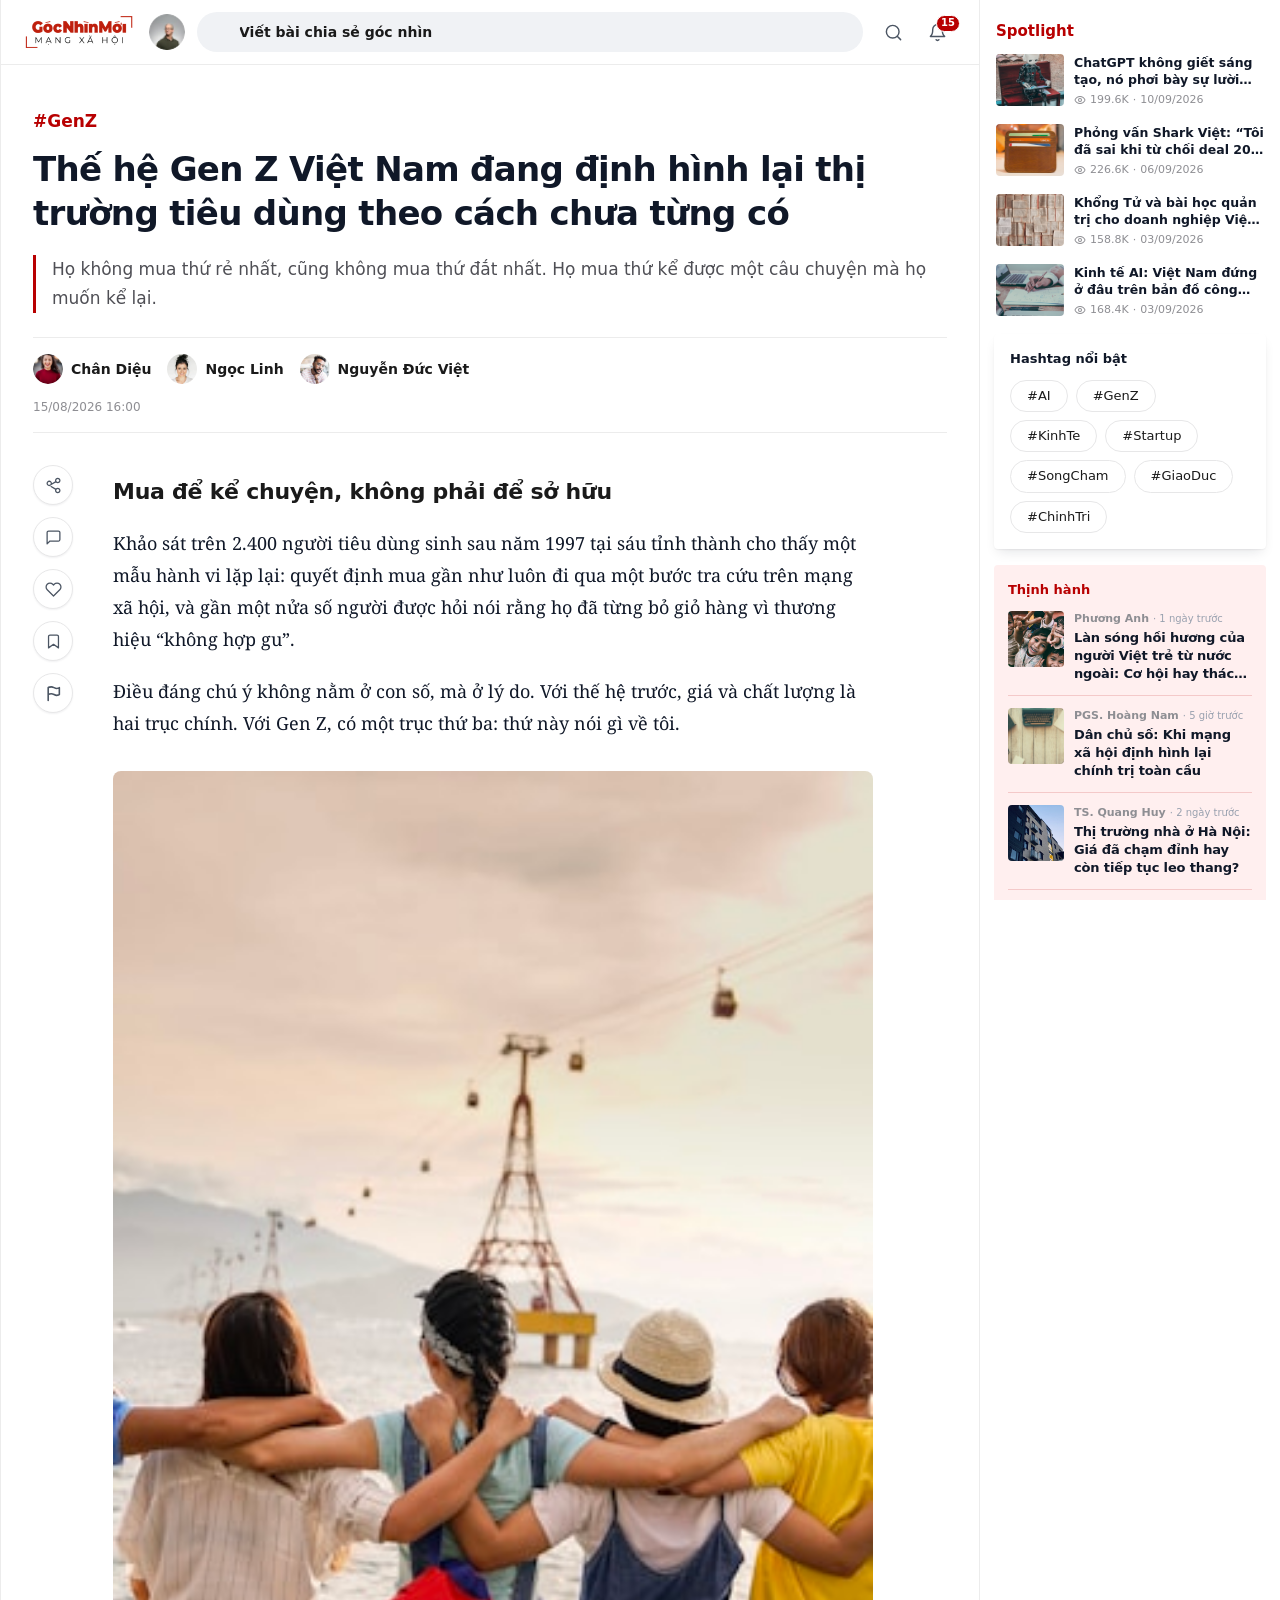
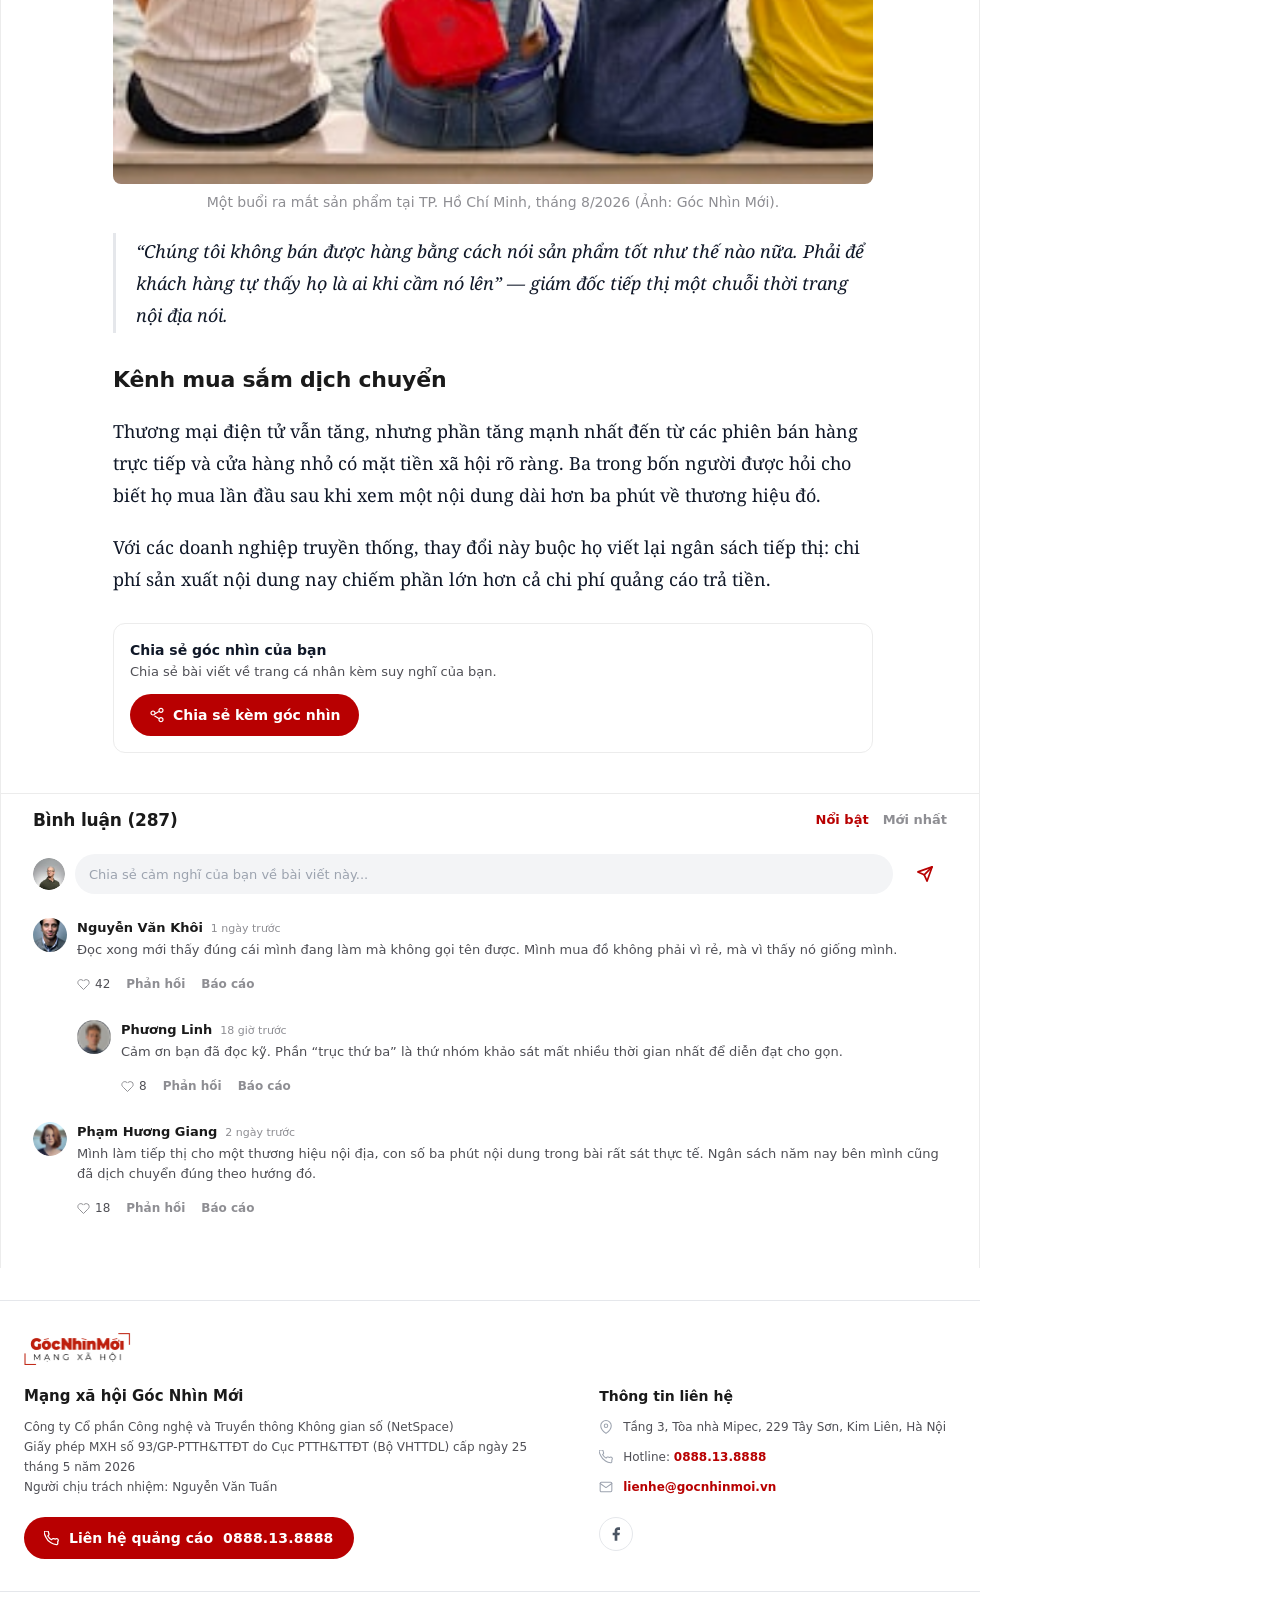
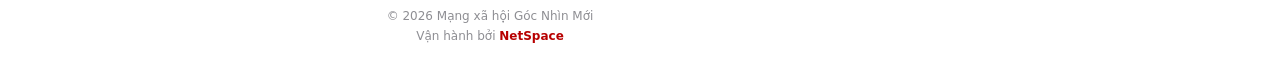
<file: bai-viet-nhieu-tac-gia.html>
<!DOCTYPE html>
<html lang="vi">
<head>
<meta charset="utf-8">
<meta name="viewport" content="width=device-width, initial-scale=1, viewport-fit=cover">
<meta name="theme-color" content="#ffffff">
<meta name="description" content="Thế hệ Gen Z Việt Nam đang định hình lại thị trường tiêu dùng theo cách chưa từng có.">
<title>Thế hệ Gen Z Việt Nam — Góc Nhìn Mới</title>

<link rel="preconnect" href="https://fonts.googleapis.com">
<link rel="preconnect" href="https://fonts.gstatic.com" crossorigin>
<link href="https://fonts.googleapis.com/css2?family=Be+Vietnam+Pro:wght@400;500;600;700;800&display=swap" rel="stylesheet">
<link href="https://fonts.googleapis.com/css2?family=Noto+Serif:ital,wght@0,400;0,700;1,400&display=swap" rel="stylesheet">
<link rel="stylesheet" href="assets/css/tailwind.css">
</head>
<body class="v-web art-desk">

<!-- ============ Bộ icon (vector xuất trực tiếp từ Figma) ============ -->
<svg width="0" height="0" style="position:absolute" aria-hidden="true" focusable="false">
  <symbol id="i-menu" viewBox="0 0 15.5 13.5">
    <path d="M0.75 0.75H14.75" stroke="currentColor" stroke-width="1.5" stroke-linecap="round"/>
    <path d="M0.75 6.75H14.75" stroke="currentColor" stroke-width="1.5" stroke-linecap="round"/>
    <path d="M0.75 12.75H14.75" stroke="currentColor" stroke-width="1.5" stroke-linecap="round"/>
  </symbol>
  <symbol id="i-logout" viewBox="0 0 24 24">
    <path d="M9.5 20.5H5.5a2 2 0 01-2-2v-13a2 2 0 012-2h4" fill="none" stroke="currentColor" stroke-width="1.8" stroke-linecap="round" stroke-linejoin="round"/>
    <path d="M16 16.5l4.5-4.5L16 7.5" fill="none" stroke="currentColor" stroke-width="1.8" stroke-linecap="round" stroke-linejoin="round"/>
    <path d="M20.5 12h-11" fill="none" stroke="currentColor" stroke-width="1.8" stroke-linecap="round"/>
  </symbol>
  <symbol id="i-bell" viewBox="0 0 18.986 18.986">
    <path d="M10.8616 16.6128C10.7225 16.8525 10.5229 17.0515 10.2827 17.1899C10.0425 17.3282 9.77018 17.401 9.493 17.401C9.21582 17.401 8.94351 17.3282 8.70332 17.1899C8.46313 17.0515 8.26351 16.8525 8.12443 16.6128M14.2395 6.32867C14.2395 5.06982 13.7394 3.86253 12.8493 2.97238C11.9591 2.08224 10.7519 1.58217 9.493 1.58217C8.23415 1.58217 7.02686 2.08224 6.13672 2.97238C5.24658 3.86253 4.7465 5.06982 4.7465 6.32867C4.7465 11.8663 2.37325 13.4484 2.37325 13.4484H16.6128C16.6128 13.4484 14.2395 11.8663 14.2395 6.32867Z" stroke="currentColor" stroke-width="1.42395" stroke-linecap="round" stroke-linejoin="round"/>
  </symbol>
  <symbol id="i-search" viewBox="0 0 19.9842 19.9842">
    <path d="M9.15943 15.8208C12.8384 15.8208 15.8208 12.8384 15.8208 9.15943C15.8208 5.48044 12.8384 2.49803 9.15943 2.49803C5.48044 2.49803 2.49803 5.48044 2.49803 9.15943C2.49803 12.8384 5.48044 15.8208 9.15943 15.8208Z" stroke="currentColor" stroke-width="1.5" stroke-linecap="round" stroke-linejoin="round"/>
    <path d="M17.4862 17.4862L13.9057 13.9057" stroke="currentColor" stroke-width="1.5" stroke-linecap="round" stroke-linejoin="round"/>
  </symbol>
  <symbol id="i-chevron" viewBox="0 0 12.9904 12.9904">
    <path d="M4.8714 9.7428L8.119 6.4952L4.8714 3.2476" stroke="currentColor" stroke-width="1.3" stroke-linecap="round" stroke-linejoin="round"/>
  </symbol>
  <symbol id="i-heart" viewBox="0 0 15.9882 15.9882">
    <path d="M13.8831 3.07107C13.5428 2.73065 13.1388 2.46061 12.6942 2.27638C12.2496 2.09214 11.773 1.99731 11.2917 1.99731C10.8104 1.99731 10.3338 2.09214 9.88913 2.27638C9.44449 2.46061 9.0405 2.73065 8.70025 3.07107L7.9941 3.77721L7.28795 3.07107C6.60067 2.38378 5.66851 1.99766 4.69653 1.99766C3.72456 1.99766 2.7924 2.38378 2.10511 3.07107C1.41783 3.75835 1.03171 4.69052 1.03171 5.66249C1.03171 6.63446 1.41783 7.56662 2.10511 8.25391L2.81126 8.96005L7.9941 14.1429L13.1769 8.96005L13.8831 8.25391C14.2235 7.91366 14.4935 7.50967 14.6778 7.06502C14.862 6.62038 14.9568 6.14379 14.9568 5.66249C14.9568 5.18118 14.862 4.7046 14.6778 4.25995C14.4935 3.81531 14.2235 3.41132 13.8831 3.07107Z" stroke="currentColor" stroke-width="1.19912" stroke-linecap="round" stroke-linejoin="round"/>
  </symbol>
  <symbol id="i-comment" viewBox="0 0 15.9882 15.9882">
    <path d="M13.9897 9.99262C13.9897 10.346 13.8493 10.6849 13.5994 10.9347C13.3496 11.1846 13.0107 11.325 12.6573 11.325H4.66322L1.99852 13.9897V3.33087C1.99852 2.97751 2.1389 2.63863 2.38876 2.38876C2.63863 2.1389 2.97751 1.99852 3.33087 1.99852H12.6573C13.0107 1.99852 13.3496 2.1389 13.5994 2.38876C13.8493 2.63863 13.9897 2.97751 13.9897 3.33087V9.99262Z" stroke="currentColor" stroke-width="1.19912" stroke-linecap="round" stroke-linejoin="round"/>
  </symbol>
  <symbol id="i-x" viewBox="0 0 16 16">
    <path d="M12.2 1.5h2.3L9.5 7.2l5.9 7.3h-4.6L7.2 9.9l-4.1 4.6H.8l5.3-6.1L.4 1.5h4.7l3.3 4.2zm-.8 11.7h1.3L4.4 2.7H3z" fill="currentColor"/>
  </symbol>
  <symbol id="i-share" viewBox="0 0 15.9882 15.9882">
    <path d="M5.72244 9.00002L10.2724 11.6514M10.2658 4.3368L5.72244 6.98818M11.9912 5.3294C12.5212 5.3294 13.0295 5.11884 13.4043 4.74405C13.7791 4.36925 13.9897 3.86092 13.9897 3.33087C13.9897 2.80083 13.7791 2.2925 13.4043 1.9177C13.0295 1.54291 12.5212 1.33235 11.9912 1.33235C11.4611 1.33235 10.9528 1.54291 10.578 1.9177C10.2032 2.2925 9.99262 2.80083 9.99262 3.33087C9.99262 3.86092 10.2032 4.36925 10.578 4.74405C10.9528 5.11884 11.4611 5.3294 11.9912 5.3294ZM3.99705 7.9941C4.52709 7.9941 5.03542 7.78354 5.41022 7.40875C5.78502 7.03395 5.99557 6.52562 5.99557 5.99557C5.99557 5.46553 5.78502 4.9572 5.41022 4.5824C5.03542 4.20761 4.52709 3.99705 3.99705 3.99705C3.46701 3.99705 2.95868 4.20761 2.58388 4.5824C2.20908 4.9572 1.99852 5.46553 1.99852 5.99557C1.99852 6.52562 2.20908 7.03395 2.58388 7.40875C2.95868 7.78354 3.46701 7.9941 3.99705 7.9941ZM11.9912 10.6588C11.4611 10.6588 10.9528 10.8694 10.578 11.2442C10.2032 11.619 9.99262 12.1273 9.99262 12.6573C9.99262 13.1874 10.2032 13.6957 10.578 14.0705C10.9528 14.4453 11.4611 14.6559 11.9912 14.6559C12.5212 14.6559 13.0295 14.4453 13.4043 14.0705C13.7791 13.6957 13.9897 13.1874 13.9897 12.6573C13.9897 12.1273 13.7791 11.619 13.4043 11.2442C13.0295 10.8694 12.5212 10.6588 11.9912 10.6588Z" stroke="currentColor" stroke-width="1.19912" stroke-linecap="round" stroke-linejoin="round"/>
  </symbol>
  <symbol id="i-bookmark" viewBox="0 0 15.9882 15.9882">
    <path d="M12.6573 13.9897L7.9941 10.6588L3.33087 13.9897V3.33087C3.33087 2.97751 3.47125 2.63863 3.72111 2.38876C3.97098 2.1389 4.30986 1.99852 4.66322 1.99852H11.325C11.6783 1.99852 12.0172 2.1389 12.2671 2.38876C12.517 2.63863 12.6573 2.97751 12.6573 3.33087V13.9897Z" stroke="currentColor" stroke-width="1.19912" stroke-linecap="round" stroke-linejoin="round"/>
  </symbol>
  <symbol id="i-more" viewBox="0 0 15.9882 15.9882">
    <path d="M7.9941 4.33014C8.54598 4.33014 8.99336 3.88275 8.99336 3.33087C8.99336 2.779 8.54598 2.33161 7.9941 2.33161C7.44222 2.33161 6.99484 2.779 6.99484 3.33087C6.99484 3.88275 7.44222 4.33014 7.9941 4.33014Z" fill="currentColor"/>
    <path d="M7.9941 8.99336C8.54598 8.99336 8.99336 8.54598 8.99336 7.9941C8.99336 7.44222 8.54598 6.99484 7.9941 6.99484C7.44222 6.99484 6.99484 7.44222 6.99484 7.9941C6.99484 8.54598 7.44222 8.99336 7.9941 8.99336Z" fill="currentColor"/>
    <path d="M7.9941 13.6566C8.54598 13.6566 8.99336 13.2092 8.99336 12.6573C8.99336 12.1054 8.54598 11.6581 7.9941 11.6581C7.44222 11.6581 6.99484 12.1054 6.99484 12.6573C6.99484 13.2092 7.44222 13.6566 7.9941 13.6566Z" fill="currentColor"/>
  </symbol>
  <symbol id="i-play" viewBox="0 0 17.9867 17.9867">
    <path d="M3.74723 2.24834L14.2395 8.99335L3.74723 15.7384V2.24834Z" fill="currentColor"/>
  </symbol>
  <symbol id="i-play-sm" viewBox="0 0 10.9919 10.9919">
    <path d="M2.28998 1.37399L8.70192 5.49595L2.28998 9.61791V1.37399Z" fill="currentColor"/>
  </symbol>
  <symbol id="i-pause" viewBox="0 0 16 16">
    <rect x="3.5" y="2.5" width="3.4" height="11" rx="1.2" fill="currentColor"/>
    <rect x="9.1" y="2.5" width="3.4" height="11" rx="1.2" fill="currentColor"/>
  </symbol>
  <symbol id="i-pin" viewBox="0 0 10.9919 10.9919">
    <path d="M9.61791 4.57996C9.61791 7.78593 5.49595 10.5339 5.49595 10.5339C5.49595 10.5339 1.37399 7.78593 1.37399 4.57996C1.37399 3.48675 1.80826 2.43831 2.58128 1.66529C3.3543 0.892273 4.40274 0.457996 5.49595 0.457996C6.58916 0.457996 7.6376 0.892273 8.41062 1.66529C9.18364 2.43831 9.61791 3.48675 9.61791 4.57996ZM5.49595 4.57996C5.67638 4.57996 5.85505 4.54442 6.02175 4.47537C6.18845 4.40632 6.33992 4.30511 6.46751 4.17753C6.59509 4.04994 6.6963 3.89847 6.76535 3.73177C6.8344 3.56507 6.86994 3.38641 6.86994 3.20597C6.86994 3.02554 6.8344 2.84687 6.76535 2.68017C6.6963 2.51347 6.59509 2.362 6.46751 2.23442C6.33992 2.10683 6.18845 2.00562 6.02175 1.93657C5.85505 1.86752 5.67638 1.83198 5.49595 1.83198C5.13155 1.83198 4.78207 1.97674 4.52439 2.23442C4.26672 2.49209 4.12196 2.84157 4.12196 3.20597C4.12196 3.57038 4.26672 3.91985 4.52439 4.17753C4.78207 4.4352 5.13155 4.57996 5.49595 4.57996Z" stroke="currentColor" stroke-width="0.915992" stroke-linecap="round" stroke-linejoin="round"/>
  </symbol>
  <symbol id="i-star" viewBox="0 0 10.9919 10.9919">
    <path d="M5.49595 0.915992L6.91116 3.78305L10.0759 4.24562L7.78593 6.47606L8.32636 9.62707L5.49595 8.13859L2.66554 9.62707L3.20597 6.47606L0.915992 4.24562L4.08074 3.78305L5.49595 0.915992Z" fill="currentColor"/>
  </symbol>
  <symbol id="i-bookmark-lg" viewBox="0 0 14.9889 14.9889">
    <path d="M11.8662 13.1153L7.49445 9.9926L3.12269 13.1153V3.12269C3.12269 2.79141 3.25429 2.4737 3.48853 2.23946C3.72278 2.00521 4.04049 1.87361 4.37176 1.87361H10.6171C10.9484 1.87361 11.2661 2.00521 11.5004 2.23946C11.7346 2.4737 11.8662 2.79141 11.8662 3.12269V13.1153Z" stroke="currentColor" stroke-width="1.24908" stroke-linecap="round" stroke-linejoin="round"/>
  </symbol>
  <symbol id="i-map-pin" viewBox="0 0 13.9897 13.9897">
    <path d="M12.241 5.82904C12.241 9.90937 6.99485 13.4068 6.99485 13.4068C6.99485 13.4068 1.74871 9.90937 1.74871 5.82904C1.74871 4.43768 2.30143 3.1033 3.28527 2.11946C4.26911 1.13562 5.60349 0.582904 6.99485 0.582904C8.38621 0.582904 9.72059 1.13562 10.7044 2.11946C11.6883 3.1033 12.241 4.43768 12.241 5.82904Z" stroke="currentColor" stroke-width="1.04923" stroke-linecap="round" stroke-linejoin="round"/>
    <path d="M6.99485 7.57775C7.96064 7.57775 8.74356 6.79483 8.74356 5.82904C8.74356 4.86325 7.96064 4.08033 6.99485 4.08033C6.02906 4.08033 5.24614 4.86325 5.24614 5.82904C5.24614 6.79483 6.02906 7.57775 6.99485 7.57775Z" stroke="currentColor" stroke-width="1.04923" stroke-linecap="round" stroke-linejoin="round"/>
  </symbol>
  <symbol id="i-phone" viewBox="0 0 13.9897 13.9897">
    <path d="M12.8239 9.86274V11.6115C12.8246 11.7738 12.7913 11.9345 12.7263 12.0832C12.6612 12.232 12.5658 12.3655 12.4462 12.4752C12.3266 12.585 12.1854 12.6685 12.0316 12.7205C11.8778 12.7726 11.7148 12.7919 11.5532 12.7773C9.75947 12.5824 8.0365 11.9694 6.5227 10.9877C4.424 9.78022 2.76573 7.93407 1.78952 5.71829C0.832491 4.19822 0.243667 2.47566 0.0699486 0.687827C0.168197 0.467119 0.332587 0.282385 0.540389 0.159166C0.748192 0.0359462 0.989142 -0.0196722 1.22993 0C1.22993 0 2.97864 0 2.97864 0C3.26153 -0.00278413 3.53578 0.0973909 3.75027 0.281853C3.96476 0.466316 4.10486 0.722479 4.14445 1.0026C4.21848 1.56218 4.35488 2.11186 4.55248 2.64056C4.63091 2.84919 4.64788 3.07594 4.60139 3.29392C4.5549 3.51191 4.4469 3.712 4.29017 3.87048L3.54989 4.61077C4.37968 6.0701 5.58798 7.2784 7.04731 8.1082L7.7876 7.36791C7.94608 7.21119 8.14618 7.10318 8.36416 7.05669C8.58215 7.0102 8.80889 7.02718 9.01753 7.1056C9.54622 7.30321 10.0959 7.43961 10.6555 7.51363C10.967 7.22609 11.38 7.07406 11.8036 7.09101C12.2272 7.10795 12.6267 7.29247 12.9142 7.60398C13.2018 7.9155 13.3538 8.32848 13.3369 8.75207C13.3199 9.17567 13.1354 9.57519 12.8239 9.86274Z" stroke="currentColor" stroke-width="1.04923" stroke-linecap="round" stroke-linejoin="round"/>
  </symbol>
  <symbol id="i-mail" viewBox="0 0 13.9897 13.9897">
    <path d="M2.33162 2.33162H11.6581C12.2993 2.33162 12.8239 2.85623 12.8239 3.49742V10.4923C12.8239 11.1335 12.2993 11.6581 11.6581 11.6581H2.33162C1.69042 11.6581 1.16581 11.1335 1.16581 10.4923V3.49742C1.16581 2.85623 1.69042 2.33162 2.33162 2.33162Z" stroke="currentColor" stroke-width="1.04923" stroke-linecap="round" stroke-linejoin="round"/>
    <path d="M12.8239 3.49743L6.99485 7.57775L1.16581 3.49743" stroke="currentColor" stroke-width="1.04923" stroke-linecap="round" stroke-linejoin="round"/>
  </symbol>
  <symbol id="i-phone-btn" viewBox="0 0 14.9889 14.9889">
    <path d="M13.7398 10.5672V12.4408C13.7405 12.6147 13.7049 12.7869 13.6352 12.9463C13.5655 13.1056 13.4633 13.2487 13.3352 13.3663C13.207 13.4839 13.0557 13.5734 12.8909 13.6291C12.7262 13.6848 12.5516 13.7055 12.3783 13.6899C10.4565 13.481 8.6105 12.8243 6.98857 11.7725C4.73998 10.4788 2.96327 8.50075 1.91733 6.12671C0.89195 4.49807 0.26107 2.65248 0.0749442 0.736954C0.18021 0.500482 0.356341 0.302554 0.578986 0.170533C0.80163 0.0385132 1.05979 -0.0210777 1.31777 0C1.31777 0 3.19139 0 3.19139 0C3.49448 -0.0029834 3.78831 0.104347 4.01813 0.301984C4.24794 0.499621 4.39804 0.774081 4.44046 1.0742C4.51978 1.67376 4.66592 2.2627 4.87764 2.82915C4.96167 3.05269 4.97985 3.29563 4.93004 3.52919C4.88023 3.76274 4.76451 3.97712 4.5966 4.14693L3.80343 4.94009C4.6925 6.50365 5.9871 7.79825 7.55066 8.68732L8.34382 7.89415C8.51363 7.72624 8.72801 7.61052 8.96156 7.56071C9.19512 7.5109 9.43806 7.52908 9.6616 7.61311C10.2281 7.82483 10.817 7.97097 11.4165 8.05029C11.7503 7.7422 12.1928 7.57932 12.6466 7.59747C13.1005 7.61563 13.5285 7.81333 13.8366 8.14709C14.1447 8.48085 14.3076 8.92333 14.2894 9.37718C14.2713 9.83104 14.0736 10.2591 13.7398 10.5672Z" stroke="currentColor" stroke-width="1.24908" stroke-linecap="round" stroke-linejoin="round"/>
  </symbol>
  <symbol id="i-close" viewBox="0 0 16 16">
    <path d="M3.5 3.5L12.5 12.5M12.5 3.5L3.5 12.5" stroke="currentColor" stroke-width="1.5" stroke-linecap="round"/>
  </symbol>
  <symbol id="i-eye" viewBox="0 0 13.9982 13.9982">
    <path d="M1.20268 6.79613C1.15407 6.92708 1.15407 7.07112 1.20268 7.20207C1.67611 8.35001 2.47973 9.33153 3.51166 10.0222C4.5436 10.7128 5.75737 11.0815 6.9991 11.0815C8.24083 11.0815 9.4546 10.7128 10.4865 10.0222C11.5185 9.33153 12.3221 8.35001 12.7955 7.20207C12.8441 7.07112 12.8441 6.92708 12.7955 6.79613C12.3221 5.64819 11.5185 4.66667 10.4865 3.97603C9.4546 3.28539 8.24083 2.9167 6.9991 2.9167C5.75737 2.9167 4.5436 3.28539 3.51166 3.97603C2.47973 4.66667 1.67611 5.64819 1.20268 6.79613Z" stroke="currentColor" stroke-width="1.16652" stroke-linecap="round" stroke-linejoin="round"/>
    <path d="M6.9991 8.74888C7.96549 8.74888 8.74902 7.96535 8.74902 6.99896C8.74902 6.03257 7.96549 5.24904 6.9991 5.24904C6.03271 5.24904 5.24918 6.03257 5.24918 6.99896C5.24918 7.96535 6.03271 8.74888 6.9991 8.74888Z" stroke="currentColor" stroke-width="1.16652" stroke-linecap="round" stroke-linejoin="round"/>
  </symbol>
  <symbol id="i-nav-home" viewBox="0 0 19.9674 19.9674">
    <path d="M12.4796 17.4715V10.8157C12.4796 10.595 12.392 10.3834 12.2359 10.2274C12.0799 10.0713 11.8683 9.9837 11.6476 9.9837H8.31975C8.0991 9.9837 7.88748 10.0713 7.73145 10.2274C7.57543 10.3834 7.48777 10.595 7.48777 10.8157V17.4715" stroke="currentColor" stroke-width="1.7" stroke-linecap="round" stroke-linejoin="round"/>
    <path d="M2.49593 8.31975C2.49587 8.0777 2.54862 7.83855 2.6505 7.61899C2.75237 7.39942 2.90093 7.20474 3.08579 7.04849L8.90962 2.05748C9.20995 1.80364 9.59047 1.66438 9.9837 1.66438C10.377 1.66438 10.7574 1.80364 11.0578 2.05748L16.8816 7.04849C17.0664 7.20474 17.215 7.39942 17.3169 7.61899C17.4187 7.83855 17.4715 8.0777 17.4715 8.31975V15.8075C17.4715 16.2488 17.2961 16.6721 16.9841 16.9841C16.6721 17.2961 16.2488 17.4715 15.8075 17.4715H4.15988C3.71857 17.4715 3.29534 17.2961 2.98328 16.9841C2.67123 16.6721 2.49593 16.2488 2.49593 15.8075V8.31975Z" stroke="currentColor" stroke-width="1.7" stroke-linecap="round" stroke-linejoin="round"/>
  </symbol>
  <symbol id="i-nav-media" viewBox="0 0 19.9674 19.9674">
    <path d="M14.9755 4.1632H4.99185C3.61339 4.1632 2.49592 5.28067 2.49592 6.65913V13.3183C2.49592 14.6967 3.61339 15.8142 4.99185 15.8142H14.9755C16.354 15.8142 17.4715 14.6967 17.4715 13.3183V6.65913C17.4715 5.28067 16.354 4.1632 14.9755 4.1632Z" stroke="currentColor" stroke-width="1.66728" stroke-linecap="round" stroke-linejoin="round"/>
    <path d="M8.73574 7.48777L12.8989 9.9837L8.73574 12.4796V7.48777Z" stroke="currentColor" stroke-width="1.66728" stroke-linecap="round" stroke-linejoin="round"/>
  </symbol>
  <symbol id="i-nav-explore" viewBox="0 0 18.3034 18.3034">
    <path d="M12.6793 5.62415L11.1784 10.126C11.0967 10.3711 10.9591 10.5937 10.7765 10.7765C10.5937 10.9591 10.3711 11.0967 10.126 11.1784L5.62415 12.6793L7.12503 8.17748C7.20672 7.9324 7.34435 7.7097 7.52702 7.52702C7.7097 7.34435 7.9324 7.20672 8.17748 7.12503L12.6793 5.62415Z" stroke="currentColor" stroke-width="1.66395" stroke-linecap="round" stroke-linejoin="round"/>
    <path d="M9.15172 17.4714C13.7466 17.4714 17.4714 13.7466 17.4714 9.15172C17.4714 4.55685 13.7466 0.831975 9.15172 0.831975C4.55685 0.831975 0.831975 4.55685 0.831975 9.15172C0.831975 13.7466 4.55685 17.4714 9.15172 17.4714Z" stroke="currentColor" stroke-width="1.66395" stroke-linecap="round" stroke-linejoin="round"/>
  </symbol>
  <symbol id="i-cong" viewBox="0 0 16 16">
    <path d="M8 2.5v11M2.5 8h11" stroke="currentColor" stroke-width="1.8" stroke-linecap="round" fill="none"/>
  </symbol>
  <symbol id="i-nav-write" viewBox="0 0 17.8844 17.8844">
    <path d="M8.52774 1.86889H2.70392C2.26261 1.86889 1.83938 2.0442 1.52732 2.35624C1.21527 2.6683 1.03997 3.09153 1.03997 3.53284V15.1805C1.03997 15.6218 1.21527 16.045 1.52732 16.3571C1.83938 16.6691 2.26261 16.8445 2.70392 16.8445H14.3515C14.7929 16.8445 15.2161 16.6691 15.5282 16.3571C15.8402 16.045 16.0155 15.6218 16.0155 15.1805V9.35666" stroke="currentColor" stroke-width="2.07994" stroke-linecap="round" stroke-linejoin="round"/>
    <path d="M13.8316 1.5569C14.1626 1.22591 14.6114 1.03997 15.0795 1.03997C15.5476 1.03997 15.9966 1.22591 16.3275 1.5569C16.6585 1.88788 16.8444 2.33678 16.8444 2.80486C16.8444 3.27294 16.6585 3.72184 16.3275 4.05283L8.82889 11.5522C8.63135 11.7496 8.38731 11.8941 8.11924 11.9724L5.72898 12.6713C5.65739 12.6922 5.5815 12.6934 5.50926 12.6749C5.43702 12.6564 5.37109 12.6188 5.31835 12.5661C5.26563 12.5133 5.22804 12.4474 5.20952 12.3751C5.19102 12.3029 5.19227 12.227 5.21315 12.1554L5.91201 9.76512C5.99065 9.49734 6.13542 9.25355 6.33299 9.05631L13.8316 1.5569Z" stroke="currentColor" stroke-width="2.07994" stroke-linecap="round" stroke-linejoin="round"/>
  </symbol>
  <symbol id="i-verified" viewBox="0 0 16 16">
    <circle cx="8" cy="8" r="7" fill="currentColor"/>
    <path d="M4.9 8.2L7 10.3L11.1 6.2" stroke="#fff" stroke-width="1.6" stroke-linecap="round" stroke-linejoin="round" fill="none"/>
  </symbol>
  <symbol id="i-nav-user" viewBox="0 0 19.9674 19.9674">
    <path d="M16.6395 17.4715V15.8075C16.6395 14.9249 16.2889 14.0784 15.6648 13.4543C15.0407 12.8302 14.1943 12.4796 13.3116 12.4796H6.6558C5.77316 12.4796 4.9267 12.8302 4.3026 13.4543C3.6785 14.0784 3.3279 14.9249 3.3279 15.8075V17.4715" stroke="currentColor" stroke-width="1.7" stroke-linecap="round" stroke-linejoin="round"/>
    <path d="M9.9837 9.1517C11.8217 9.1517 13.3116 7.6618 13.3116 5.8237C13.3116 3.9857 11.8217 2.4958 9.9837 2.4958C8.1457 2.4958 6.6558 3.9857 6.6558 5.8237C6.6558 7.6618 8.1457 9.1517 9.9837 9.1517Z" stroke="currentColor" stroke-width="1.7" stroke-linecap="round" stroke-linejoin="round"/>
  </symbol>
  <symbol id="i-clock" viewBox="0 0 16 16">
    <circle cx="8" cy="8" r="6.4" stroke="currentColor" stroke-width="1.5" fill="none"/>
    <path d="M8 4.6V8.2L10.3 9.6" stroke="currentColor" stroke-width="1.5" stroke-linecap="round" stroke-linejoin="round" fill="none"/>
  </symbol>
  <symbol id="i-alert" viewBox="0 0 16 16">
    <circle cx="8" cy="8" r="6.4" stroke="currentColor" stroke-width="1.5" fill="none"/>
    <path d="M8 4.9V8.6" stroke="currentColor" stroke-width="1.5" stroke-linecap="round"/>
    <circle cx="8" cy="11.1" r=".95" fill="currentColor"/>
  </symbol>
  <symbol id="i-draft" viewBox="0 0 16 16">
    <path d="M9.1 1.9H4.4C3.85 1.9 3.4 2.35 3.4 2.9V13.1C3.4 13.65 3.85 14.1 4.4 14.1H11.6C12.15 14.1 12.6 13.65 12.6 13.1V5.4L9.1 1.9Z" stroke="currentColor" stroke-width="1.5" stroke-linejoin="round" fill="none"/>
    <path d="M9.1 1.9V5.4H12.6" stroke="currentColor" stroke-width="1.5" stroke-linejoin="round" fill="none"/>
  </symbol>
  <symbol id="i-flag" viewBox="0 0 16 16">
    <path d="M3 14.5V2.5M3 2.5C3 2.5 4 1.75 6 1.75C8 1.75 9 3.25 11 3.25C13 3.25 13.5 2.5 13.5 2.5V9C13.5 9 13 9.75 11 9.75C9 9.75 8 8.25 6 8.25C4 8.25 3 9 3 9" stroke="currentColor" stroke-width="1.5" stroke-linecap="round" stroke-linejoin="round" fill="none"/>
  </symbol>
  <symbol id="i-link" viewBox="0 0 16 16">
    <path d="M6.7 8.65C6.98 9.02 7.34 9.33 7.75 9.55C8.16 9.77 8.62 9.9 9.08 9.93C9.55 9.96 10.01 9.89 10.45 9.73C10.88 9.56 11.28 9.31 11.6 8.98L13.6 6.98C14.18 6.38 14.5 5.58 14.49 4.75C14.48 3.92 14.15 3.13 13.56 2.54C12.97 1.95 12.18 1.62 11.35 1.61C10.52 1.6 9.72 1.92 9.13 2.5L7.98 3.64" stroke="currentColor" stroke-width="1.5" stroke-linecap="round" stroke-linejoin="round" fill="none"/>
    <path d="M9.3 7.35C9.02 6.98 8.66 6.67 8.25 6.45C7.84 6.23 7.38 6.1 6.92 6.07C6.45 6.04 5.99 6.11 5.55 6.27C5.12 6.44 4.72 6.69 4.4 7.02L2.4 9.02C1.82 9.62 1.5 10.42 1.51 11.25C1.52 12.08 1.85 12.87 2.44 13.46C3.03 14.05 3.82 14.38 4.65 14.39C5.48 14.4 6.28 14.08 6.87 13.5L8.02 12.36" stroke="currentColor" stroke-width="1.5" stroke-linecap="round" stroke-linejoin="round" fill="none"/>
  </symbol>
  <symbol id="i-send" viewBox="0 0 16 16">
    <path d="M14.3 1.7L7.3 8.7" stroke="currentColor" stroke-width="1.5" stroke-linecap="round" stroke-linejoin="round" fill="none"/>
    <path d="M14.3 1.7L9.85 14.3L7.3 8.7L1.7 6.15L14.3 1.7Z" stroke="currentColor" stroke-width="1.5" stroke-linecap="round" stroke-linejoin="round" fill="none"/>
  </symbol>
  <symbol id="i-trash" viewBox="0 0 16 16">
    <path d="M2.4 4.2H13.6" stroke="currentColor" stroke-width="1.5" stroke-linecap="round"/>
    <path d="M5.6 4.2V2.9C5.6 2.35 6.05 1.9 6.6 1.9H9.4C9.95 1.9 10.4 2.35 10.4 2.9V4.2" stroke="currentColor" stroke-width="1.5" stroke-linecap="round" stroke-linejoin="round" fill="none"/>
    <path d="M12.3 4.2V13.1C12.3 13.65 11.85 14.1 11.3 14.1H4.7C4.15 14.1 3.7 13.65 3.7 13.1V4.2" stroke="currentColor" stroke-width="1.5" stroke-linecap="round" stroke-linejoin="round" fill="none"/>
  </symbol>
  <symbol id="i-camera" viewBox="0 0 20 20">
    <path d="M17.5 15.4C17.5 16.2 16.8 16.9 16 16.9H4C3.2 16.9 2.5 16.2 2.5 15.4V7.1C2.5 6.3 3.2 5.6 4 5.6H6.6L7.9 3.1H12.1L13.4 5.6H16C16.8 5.6 17.5 6.3 17.5 7.1V15.4Z" stroke="currentColor" stroke-width="1.5" stroke-linejoin="round" fill="none"/>
    <circle cx="10" cy="11" r="2.9" stroke="currentColor" stroke-width="1.5" fill="none"/>
  </symbol>
  <symbol id="i-facebook" viewBox="0 0 15.9882 15.9882">
    <path d="M11.9912 1.33235H9.99263C9.10922 1.33235 8.262 1.68328 7.63734 2.30794C7.01268 2.9326 6.66175 3.77982 6.66175 4.66322V6.66175H4.66323V9.32645H6.66175V14.6559H9.32645V9.32645H11.325L11.9912 6.66175H9.32645V4.66322C9.32645 4.48654 9.39664 4.3171 9.52157 4.19217C9.6465 4.06724 9.81594 3.99705 9.99263 3.99705H11.9912V1.33235Z" fill="currentColor"/>
  </symbol>
</svg>

<div class="page">

  <header class="article-topbar fixed inset-x-0 top-0 z-40 max-w-shell mx-auto flex items-center gap-1 h-[52px] pr-[var(--gutter)] bg-surface border-b border-line -translate-y-full transition duration-[180] motion-reduce:transition-none" id="artBar">
    <a class="article-topbar__back size-11 flex-none grid place-items-center text-ink" href="index.html" aria-label="Quay lại"><svg class="icon size-4 flex-none" aria-hidden="true"><use href="#i-chevron"></use></svg></a>
    <p class="min-w-0 text-[14px] font-bold leading-[20px] text-ink truncate">Thế hệ Gen Z Việt Nam đang định hình lại thị trường tiêu dùng</p>
  
      <button class="icon-btn relative size-9 grid place-items-center rounded-full text-icon-dark transition-colors active:bg-surface-fill" type="button" aria-label="Mở menu" aria-expanded="false" aria-controls="drawer" data-drawer-open><svg class="icon size-4 flex-none" aria-hidden="true"><use href="#i-menu"></use></svg></button>
    </header>

  <main id="main">

    <!-- ============ Thanh trên — chỉ hiện ở desktop ============ -->
    <div class="deskbar">
      <button class="deskbar__menu" type="button" aria-label="Mở menu chuyên mục" aria-expanded="false" aria-controls="drawer" data-drawer-open>
        <svg class="icon size-4 flex-none" aria-hidden="true"><use href="#i-menu"></use></svg>
      </button>
      <a class="art-bar__logo" href="index.html" aria-label="Góc Nhìn Mới — về trang chủ"><img src="assets/img/logo-gnm.png" alt="Góc Nhìn Mới" width="108" height="32"></a>
      <a class="deskbar__ava" href="ca-nhan.html" aria-label="Trang cá nhân của bạn"><img class="deskbar__compose-ava" src="assets/img/avatar-duc-anh.png" alt="" width="36" height="36"></a>
      <button class="deskbar__compose" type="button" data-them-nd aria-label="Viết bài chia sẻ góc nhìn">
        <svg class="icon size-4 flex-none deskbar__compose-but" aria-hidden="true"><use href="#i-pencil"></use></svg>
        <span class="deskbar__compose-txt">Viết bài chia sẻ góc nhìn</span>
      </button>
      <div class="deskbar__cuoi">
        <button class="icon-btn relative size-9 grid place-items-center rounded-full text-icon-dark transition-colors active:bg-surface-fill" type="button" aria-label="Tìm kiếm" aria-expanded="false" aria-controls="deskTim" data-desk-tim>
        <svg class="icon size-4 flex-none" aria-hidden="true"><use href="#i-search"></use></svg>
      </button>
      <a class="icon-btn relative size-9 grid place-items-center rounded-full text-icon-dark transition-colors active:bg-surface-fill" href="thong-bao.html" aria-label="Thông báo" data-chuong>
        <svg class="icon size-4 flex-none" aria-hidden="true"><use href="#i-bell"></use></svg>
        <span class="icon-btn__dot absolute top-[6px] left-[22px] size-2 rounded-full bg-primary-800" aria-hidden="true" hidden></span>
      </a>
      <a class="deskbar__toi" href="ca-nhan.html" aria-label="Trang cá nhân của bạn">
        <img src="assets/img/avatar-duc-anh.png" alt="" width="32" height="32">
      </a>
      </div>
      <div class="deskbar__tim" id="deskTim" hidden>
        <form class="deskbar__tim-form" role="search" onsubmit="return false">
          <svg class="icon size-4 flex-none" aria-hidden="true"><use href="#i-search"></use></svg>
          <input type="search" placeholder="Tìm bài viết, tác giả, chủ đề..." autocomplete="off" aria-label="Tìm kiếm" data-search>
          <button class="deskbar__tim-xoa" type="button" aria-label="Xoá từ khoá" data-desk-tim-xoa><svg class="icon size-4 flex-none" aria-hidden="true"><use href="#i-close"></use></svg></button>
          <button class="deskbar__tim-tim" type="submit">Tìm</button>
        </form>
        <p class="deskbar__tim-tieude">Tìm kiếm gần đây</p>
        <ul class="deskbar__tim-ds">
          <li><button type="button" data-tim-goiy="Hà Nội"><svg class="icon size-4 flex-none" aria-hidden="true"><use href="#i-clock"></use></svg>Hà Nội</button></li>
          <li><button type="button" data-tim-goiy="Du lịch Việt Nam"><svg class="icon size-4 flex-none" aria-hidden="true"><use href="#i-clock"></use></svg>Du lịch Việt Nam</button></li>
        </ul>
      </div>
    </div>

    <!-- ============ Ảnh mở đầu ============ -->
    <section class="article-hero sticky top-0 z-0 aspect-[375/250] overflow-hidden bg-surface-dark" aria-label="Ảnh bài viết">
      <img src="assets/img/hero-genz.png" alt="Nhóm bạn trẻ làm việc trong không gian mở" width="375" height="250">
      <a class="article-back transition-opacity duration-[180] motion-reduce:transition-none absolute size-11 grid place-items-center text-surface" href="index.html" data-back aria-label="Quay lại"><svg class="icon size-4 flex-none" aria-hidden="true"><use href="#i-chevron"></use></svg></a>
      <button class="article-back transition-opacity duration-[180] motion-reduce:transition-none absolute size-11 grid place-items-center text-surface article-back--menu" type="button" aria-label="Mở menu" aria-expanded="false" aria-controls="drawer" data-drawer-open><svg class="icon size-4 flex-none" aria-hidden="true"><use href="#i-menu"></use></svg></button>
    </section>

    <div class="relative z-[1] bg-surface">
    <!-- ============ Đầu bài ============ -->
    <article class="shell w-full max-w-shell mx-auto px-4">
      <header class="article-head pt-5">
        <a class="article__tag inline-block text-[13px] font-bold leading-5 text-primary-800" href="#">#GenZ</a>
        <h1 class="article__title pt-[10px] text-2xl font-extrabold leading-[33px] tracking-[-.015em] text-ink">Thế hệ Gen Z Việt Nam đang định hình lại thị trường tiêu dùng theo cách chưa từng có</h1>

        <p class="article__sapo mt-4 pl-[14px] border-l-[3px] border-line-3 text-[15px] leading-6 text-ink-action">Họ không mua thứ rẻ nhất, cũng không mua thứ đắt nhất. Họ mua thứ kể được một câu chuyện mà họ muốn kể lại.</p>

        <!-- Đồng tác giả: mỗi cụm ảnh + tên mở trang tác giả, theo đúng thứ tự đã lưu.
             Thiếu chỗ thì xuống dòng theo cả cụm, không cắt tên. ?so=2 để xem trường hợp 2 tác giả. -->
        <div class="tg-dau">
          <ul class="tg-list" data-tg-list>
            <li><a class="tg-cum" href="ca-nhan.html?tac-gia=chan-dieu"><img src="assets/img/avatar-thu-hang.png" alt="" width="30" height="30"><span class="tg-cum__ten">Chân Diệu</span></a></li>
            <li><a class="tg-cum" href="ca-nhan.html?tac-gia=ngoc-linh"><img src="assets/img/avatar-ngoc-han.jpg" alt="" width="30" height="30"><span class="tg-cum__ten">Ngọc Linh</span></a></li>
            <li><a class="tg-cum" href="ca-nhan.html?tac-gia=nguyen-duc-viet"><img src="assets/img/avatar-van-duc.jpg" alt="" width="30" height="30"><span class="tg-cum__ten">Nguyễn Đức Việt</span></a></li>
          </ul>
          <p class="article__date text-[12px] leading-[18px] text-ink-muted">15/08/2026 16:00</p>
        </div>
      </header>

      <div class="art-body">
      <!-- Cột chia sẻ dính bên trái thân bài — chỉ hiện ở desktop -->
      <aside class="art-share" aria-label="Chia sẻ và tương tác">
        <button class="art-share__nut" type="button" data-chia-se="bai" aria-haspopup="menu" aria-label="Chia sẻ" title="Chia sẻ"><svg class="icon size-4 flex-none" aria-hidden="true"><use href="#i-share"></use></svg></button>
        <a class="art-share__nut" href="#cmt-title" aria-label="Tới phần bình luận"><svg class="icon size-4 flex-none" aria-hidden="true"><use href="#i-comment"></use></svg></a>
        <button class="art-share__nut" type="button" data-like data-count="0" aria-pressed="false" aria-label="Thích bài viết"><svg class="icon size-4 flex-none" aria-hidden="true"><use href="#i-heart"></use></svg></button>
        <button class="art-share__nut" type="button" data-save aria-pressed="false" aria-label="Lưu bài" title="Lưu bài"><svg class="icon size-4 flex-none" aria-hidden="true"><use href="#i-bookmark"></use></svg></button>
        <button class="art-share__nut" type="button" data-toast="Đã gửi báo cáo" aria-label="Báo cáo bài viết"><svg class="icon size-4 flex-none" aria-hidden="true"><use href="#i-flag"></use></svg></button>
      </aside>

      <div class="article__body pt-[22px]">
        <h2>Mua để kể chuyện, không phải để sở hữu</h2>
        <p>Khảo sát trên 2.400 người tiêu dùng sinh sau năm 1997 tại sáu tỉnh thành cho thấy một mẫu hành vi lặp lại: quyết định mua gần như luôn đi qua một bước tra cứu trên mạng xã hội, và gần một nửa số người được hỏi nói rằng họ đã từng bỏ giỏ hàng vì thương hiệu “không hợp gu”.</p>
        <p>Điều đáng chú ý không nằm ở con số, mà ở lý do. Với thế hệ trước, giá và chất lượng là hai trục chính. Với Gen Z, có một trục thứ ba: thứ này nói gì về tôi.</p>

        <figure>
          <img src="assets/img/kp-gen-z.jpg" alt="Người trẻ trong một buổi ra mắt sản phẩm" width="343" height="200" loading="lazy">
          <figcaption>Một buổi ra mắt sản phẩm tại TP. Hồ Chí Minh, tháng 8/2026 (Ảnh: Góc Nhìn Mới).</figcaption>
        </figure>

        <blockquote>“Chúng tôi không bán được hàng bằng cách nói sản phẩm tốt như thế nào nữa. Phải để khách hàng tự thấy họ là ai khi cầm nó lên” — giám đốc tiếp thị một chuỗi thời trang nội địa nói.</blockquote>

        <h2>Kênh mua sắm dịch chuyển</h2>
        <p>Thương mại điện tử vẫn tăng, nhưng phần tăng mạnh nhất đến từ các phiên bán hàng trực tiếp và cửa hàng nhỏ có mặt tiền xã hội rõ ràng. Ba trong bốn người được hỏi cho biết họ mua lần đầu sau khi xem một nội dung dài hơn ba phút về thương hiệu đó.</p>
        <p>Với các doanh nghiệp truyền thống, thay đổi này buộc họ viết lại ngân sách tiếp thị: chi phí sản xuất nội dung nay chiếm phần lớn hơn cả chi phí quảng cáo trả tiền.</p>
      </div>
      </div>
      <!-- ============ Chia sẻ bài viết ============ -->
      <!-- "Chia sẻ kèm góc nhìn" mở hộp soạn; chia sẻ đạt kiểm duyệt hiện trên trang cá nhân. -->
      <section class="cs-nhom" aria-labelledby="csNhomTen" data-cs-bai='{"id":"bai-genz-nhieu-tac-gia","ten":"Thế hệ Gen Z Việt Nam đang định hình lại thị trường tiêu dùng theo cách chưa từng có","anh":"assets/img/hero-genz.png","tacGia":"Chân Diệu, Ngọc Linh, Nguyễn Đức Việt","link":"bai-viet-nhieu-tac-gia.html"}'>
        <h2 class="cs-nhom__ten" id="csNhomTen">Chia sẻ góc nhìn của bạn</h2>
        <p class="cs-nhom__chu">Chia sẻ bài viết về trang cá nhân kèm suy nghĩ của bạn.</p>
        <div class="cs-nhom__nut">
          <button class="cs-nut cs-nut--chinh" type="button" data-cs-mo><svg class="icon size-4 flex-none" aria-hidden="true"><use href="#i-share"></use></svg><span data-cs-nhan>Chia sẻ kèm góc nhìn</span></button>
        </div>
      </section>
    </article>

    <!-- ============ Bình luận ============ -->
    <section class="shell w-full max-w-shell mx-auto px-4 profile-section mt-[30px]" aria-labelledby="cmt-title">
      <div class="flex items-center justify-between gap-3 pt-1">
        <h2 class="section-title text-[15px] font-extrabold leading-[22.5px] tracking-[-.011em] text-ink" id="cmt-title">Bình luận (287)</h2>
        <div class="cmt-sort flex gap-[14px]" role="tablist">
          <button type="button" role="tab" aria-selected="true">Nổi bật</button>
          <button type="button" role="tab" aria-selected="false">Mới nhất</button>
        </div>
      </div>

      <form class="cmt-form flex items-center gap-[10px] pt-[10px] pb-[6px]" onsubmit="return false">
        <img src="assets/img/avatar-duc-anh.png" alt="" width="32" height="32">
        <label class="sr-only" for="cmtInput">Chia sẻ cảm nghĩ của bạn về bài viết này</label>
        <input id="cmtInput" type="text" placeholder="Chia sẻ cảm nghĩ của bạn về bài viết này...">
        <button type="button" data-toast="Đã gửi bình luận" aria-label="Gửi bình luận"><svg class="icon size-4 flex-none" aria-hidden="true"><use href="#i-send"></use></svg></button>
      </form>

      <ul>
        <li class="cmt flex gap-[10px] pt-4">
          <img src="assets/img/avatar-minh-tuan.jpg" alt="" width="34" height="34" loading="lazy">
          <div class="flex-1 min-w-0">
            <p class="flex items-baseline gap-2 flex-wrap"><span class="text-[13px] font-bold leading-[20px] text-ink">Nguyễn Văn Khôi</span><span class="text-[11px] leading-[18px] text-ink-muted">1 ngày trước</span></p>
            <p class="pt-[2px] text-[13px] leading-[20px] text-ink-action">Đọc xong mới thấy đúng cái mình đang làm mà không gọi tên được. Mình mua đồ không phải vì rẻ, mà vì thấy nó giống mình.</p>
            <div class="cmt__acts flex items-center gap-4 pt-1">
              <button type="button" data-like data-count="42" aria-pressed="false" aria-label="Hữu ích"><svg class="icon size-4 flex-none" aria-hidden="true"><use href="#i-heart"></use></svg><span class="act__n text-[12px] font-medium leading-[18px] text-ink-action tabular-nums">42</span></button>
              <button type="button" data-toast="Mở khung phản hồi">Phản hồi</button>
              <button type="button" data-toast="Đã gửi báo cáo">Báo cáo</button>
            </div>
          </div>
        </li>
        <li class="cmt flex gap-[10px] pt-4 pl-[44px]">
          <img src="assets/img/avatar-gnn.png" alt="" width="34" height="34" loading="lazy">
          <div class="flex-1 min-w-0">
            <p class="flex items-baseline gap-2 flex-wrap"><span class="text-[13px] font-bold leading-[20px] text-ink">Phương Linh</span><span class="text-[11px] leading-[18px] text-ink-muted">18 giờ trước</span></p>
            <p class="pt-[2px] text-[13px] leading-[20px] text-ink-action">Cảm ơn bạn đã đọc kỹ. Phần “trục thứ ba” là thứ nhóm khảo sát mất nhiều thời gian nhất để diễn đạt cho gọn.</p>
            <div class="cmt__acts flex items-center gap-4 pt-1">
              <button type="button" data-like data-count="8" aria-pressed="false" aria-label="Hữu ích"><svg class="icon size-4 flex-none" aria-hidden="true"><use href="#i-heart"></use></svg><span class="act__n text-[12px] font-medium leading-[18px] text-ink-action tabular-nums">8</span></button>
              <button type="button" data-toast="Mở khung phản hồi">Phản hồi</button>
              <button type="button" data-toast="Đã gửi báo cáo">Báo cáo</button>
            </div>
          </div>
        </li>
        <li class="cmt flex gap-[10px] pt-4">
          <img src="assets/img/avatar-phuong-anh.png" alt="" width="34" height="34" loading="lazy">
          <div class="flex-1 min-w-0">
            <p class="flex items-baseline gap-2 flex-wrap"><span class="text-[13px] font-bold leading-[20px] text-ink">Phạm Hương Giang</span><span class="text-[11px] leading-[18px] text-ink-muted">2 ngày trước</span></p>
            <p class="pt-[2px] text-[13px] leading-[20px] text-ink-action">Mình làm tiếp thị cho một thương hiệu nội địa, con số ba phút nội dung trong bài rất sát thực tế. Ngân sách năm nay bên mình cũng đã dịch chuyển đúng theo hướng đó.</p>
            <div class="cmt__acts flex items-center gap-4 pt-1">
              <button type="button" data-like data-count="18" aria-pressed="false" aria-label="Hữu ích"><svg class="icon size-4 flex-none" aria-hidden="true"><use href="#i-heart"></use></svg><span class="act__n text-[12px] font-medium leading-[18px] text-ink-action tabular-nums">18</span></button>
              <button type="button" data-toast="Mở khung phản hồi">Phản hồi</button>
              <button type="button" data-toast="Đã gửi báo cáo">Báo cáo</button>
            </div>
          </div>
        </li>
      </ul>
    </section>

    </div>
  </main>

  <!-- ============ Cột phải — chỉ hiện ở desktop rộng ============ -->
  <aside class="siderail" aria-label="Nội dung liên quan">
    <section class="rail-card art-rail-plain" aria-labelledby="rail-spot-title">
      <h2 class="rail-title art-rail-do" id="rail-spot-title">Spotlight</h2>
      <ul class="rail-spot">
        <li class="rail-spot__row">
          <img src="assets/img/kp-chatgpt.jpg" alt="" width="68" height="52" loading="lazy">
          <div>
            <h3 class="rail-spot__title"><a href="spotlight.html">ChatGPT không giết sáng tạo, nó phơi bày sự lười biếng</a></h3>
            <p class="rail-spot__meta"><svg class="icon size-4 flex-none" aria-hidden="true"><use href="#i-eye"></use></svg>199.6K<span aria-hidden="true">·</span>10/09/2026</p>
          </div>
        </li>
        <li class="rail-spot__row">
          <img src="assets/img/cover-shark-viet.png" alt="" width="68" height="52" loading="lazy">
          <div>
            <h3 class="rail-spot__title"><a href="spotlight.html">Phỏng vấn Shark Việt: “Tôi đã sai khi từ chối deal 20 triệu USD đó”</a></h3>
            <p class="rail-spot__meta"><svg class="icon size-4 flex-none" aria-hidden="true"><use href="#i-eye"></use></svg>226.6K<span aria-hidden="true">·</span>06/09/2026</p>
          </div>
        </li>
        <li class="rail-spot__row">
          <img src="assets/img/kp-khong-tu.jpg" alt="" width="68" height="52" loading="lazy">
          <div>
            <h3 class="rail-spot__title"><a href="spotlight.html">Khổng Tử và bài học quản trị cho doanh nghiệp Việt hôm nay</a></h3>
            <p class="rail-spot__meta"><svg class="icon size-4 flex-none" aria-hidden="true"><use href="#i-eye"></use></svg>158.8K<span aria-hidden="true">·</span>03/09/2026</p>
          </div>
        </li>
        <li class="rail-spot__row">
          <img src="assets/img/cover-emag-ai.png" alt="" width="68" height="52" loading="lazy">
          <div>
            <h3 class="rail-spot__title"><a href="spotlight.html">Kinh tế AI: Việt Nam đứng ở đâu trên bản đồ công nghệ châu Á?</a></h3>
            <p class="rail-spot__meta"><svg class="icon size-4 flex-none" aria-hidden="true"><use href="#i-eye"></use></svg>168.4K<span aria-hidden="true">·</span>03/09/2026</p>
          </div>
        </li>
      </ul>
    </section>

    <section class="rail-card" aria-labelledby="rail-tags-title">
      <h2 class="rail-title" id="rail-tags-title">Hashtag nổi bật</h2>
      <ul class="rail-tags">
        <li><a class="rail-tag" href="#">#AI</a></li>
        <li><a class="rail-tag" href="#">#GenZ</a></li>
        <li><a class="rail-tag" href="#">#KinhTe</a></li>
        <li><a class="rail-tag" href="#">#Startup</a></li>
        <li><a class="rail-tag" href="#">#SongCham</a></li>
        <li><a class="rail-tag" href="#">#GiaoDuc</a></li>
        <li><a class="rail-tag" href="#">#ChinhTri</a></li>
      </ul>
    </section>

    <section class="rail-card rail-card--red" aria-labelledby="rail-red-title">
      <h2 class="rail-title" id="rail-red-title">Thịnh hành</h2>
      <ul class="rail-red">
          <li class="rail-red__row">
            <img src="assets/img/cover-hoi-huong.png" alt="" width="56" height="56" loading="lazy">
            <div class="rail-red__body">
              <p class="rail-red__by">
                <a class="rail-red__name" href="ca-nhan.html?tac-gia=phuong-anh">Phương Anh</a><span class="rail-red__time">· 1 ngày trước</span>
              </p>
              <h3 class="rail-red__title"><a href="bai-viet.html">Làn sóng hồi hương của người Việt trẻ từ nước ngoài: Cơ hội hay thách thức?</a></h3>
            </div>
          </li>
          <li class="rail-red__row">
            <img src="assets/img/kp-dan-chu-so.jpg" alt="" width="56" height="56" loading="lazy">
            <div class="rail-red__body">
              <p class="rail-red__by">
                <a class="rail-red__name" href="ca-nhan.html?tac-gia=hoang-nam">PGS. Hoàng Nam</a><span class="rail-red__time">· 5 giờ trước</span>
              </p>
              <h3 class="rail-red__title"><a href="bai-viet.html">Dân chủ số: Khi mạng xã hội định hình lại chính trị toàn cầu</a></h3>
            </div>
          </li>
          <li class="rail-red__row">
            <img src="assets/img/cover-nha-o-ha-noi.png" alt="" width="56" height="56" loading="lazy">
            <div class="rail-red__body">
              <p class="rail-red__by">
                <a class="rail-red__name" href="ca-nhan.html?tac-gia=quang-huy">TS. Quang Huy</a><span class="rail-red__time">· 2 ngày trước</span>
              </p>
              <h3 class="rail-red__title"><a href="bai-viet.html">Thị trường nhà ở Hà Nội: Giá đã chạm đỉnh hay còn tiếp tục leo thang?</a></h3>
            </div>
          </li>
          <li class="rail-red__row">
            <img src="assets/img/kp-song-cham.jpg" alt="" width="56" height="56" loading="lazy">
            <div class="rail-red__body">
              <p class="rail-red__by">
                <a class="rail-red__name" href="ca-nhan.html?tac-gia=lan-anh">TS. Lan Anh</a><span class="rail-red__time">· 3 giờ trước</span>
              </p>
              <h3 class="rail-red__title"><a href="bai-viet.html">Vì sao người trẻ Việt ngày càng chọn lối “sống chậm”?</a></h3>
            </div>
          </li>
      </ul>
    </section>
  </aside>

  <!-- ============ Footer ============ -->
  <footer class="site-footer bg-surface border-t border-line-3 mt-[44px]">
    <div class="shell w-full max-w-shell mx-auto px-4">
      <img class="footer__logo w-[107px] h-[32px] object-contain" src="assets/img/logo-gnm-footer.png" alt="Góc Nhìn Mới" width="107" height="32" loading="lazy">

      <h2 class="footer__title text-[15px] font-extrabold leading-[22px] pt-5">Mạng xã hội Góc Nhìn Mới</h2>
      <p class="footer__legal text-[12px] leading-[20px] text-ink-action pt-[10px]">
        Công ty Cổ phần Công nghệ và Truyền thông Không gian số (NetSpace)<br>
        Giấy phép MXH số 93/GP-PTTH&amp;TTĐT do Cục PTTH&amp;TTĐT (Bộ VHTTDL) cấp ngày 25 tháng 5 năm 2026<br>
        Người chịu trách nhiệm: Nguyễn Văn Tuấn
      </p>

      <h3 class="footer__subtitle text-[14px] font-extrabold leading-[22px] pt-5">Thông tin liên hệ</h3>
      <ul class="footer__list grid gap-[10px] pt-[10px]">
        <li>
          <svg class="icon size-4 flex-none" aria-hidden="true"><use href="#i-map-pin"></use></svg>
          <span>Tầng 3, Tòa nhà Mipec, 229 Tây Sơn, Kim Liên, Hà Nội</span>
        </li>
        <li>
          <svg class="icon size-4 flex-none" aria-hidden="true"><use href="#i-phone"></use></svg>
          <span>Hotline: <a href="tel:+842438888888">0888.13.8888</a></span>
        </li>
        <li>
          <svg class="icon size-4 flex-none" aria-hidden="true"><use href="#i-mail"></use></svg>
          <span><a href="mailto:lienhe@gocnhinmoi.vn">lienhe@gocnhinmoi.vn</a></span>
        </li>
      </ul>

      <a class="btn-ad flex items-center justify-center gap-[10px] mt-5 h-[42px] px-5 rounded-full bg-primary-800 text-surface text-[14px] font-semibold" href="tel:+842438888888">
        <svg class="icon size-4 flex-none" aria-hidden="true"><use href="#i-phone-btn"></use></svg>
        Liên hệ quảng cáo <strong>0888.13.8888</strong>
      </a>

      <a class="social grid place-items-center size-[34px] mt-5 border border-line-3 rounded-full text-icon-dark" href="#" aria-label="Trang Facebook của Góc Nhìn Mới">
        <svg class="icon size-4 flex-none" aria-hidden="true"><use href="#i-facebook"></use></svg>
      </a>
    </div>

    <div class="footer__bottom border-t border-line-3 text-center text-[12px] leading-[20px] text-ink-muted">
      <p>© 2026 Mạng xã hội Góc Nhìn Mới</p>
      <p>Vận hành bởi <a href="#">NetSpace</a></p>
    </div>
  </footer>

</div><!-- /.page -->

<!-- ============ Thanh điều hướng dưới ============ -->
<nav class="bottom-nav fixed inset-x-0 bottom-0 z-[60] flex justify-center pt-2 pointer-events-none" aria-label="Điều hướng chính">
  <div class="bottom-nav__inner flex items-center w-full max-w-shell">
    <div class="nav-pill flex-1 min-w-0 flex items-center h-[60px] p-1 border rounded-full" role="tablist">
      <a class="nav-tab flex-1 min-w-0 flex flex-col items-center justify-center gap-[3px] h-[52px] px-[2px] rounded-full text-[10px] font-normal leading-[14px] whitespace-nowrap transition-colors duration-[180] ease-out" href="index.html" role="tab" aria-current="page">
        <svg class="icon size-4 flex-none" aria-hidden="true"><use href="#i-nav-home"></use></svg>
        Trang chủ
      </a>
      <a class="nav-tab flex-1 min-w-0 flex flex-col items-center justify-center gap-[3px] h-[52px] px-[2px] rounded-full text-[10px] font-normal leading-[14px] whitespace-nowrap transition-colors duration-[180] ease-out" href="kham-pha.html" role="tab">
        <svg class="icon size-4 flex-none" aria-hidden="true"><use href="#i-nav-explore"></use></svg>
        Khám phá
      </a>

      <a class="nav-write flex-none size-[52px] mx-1 grid place-items-center rounded-full text-surface transition duration-[180] ease-out" href="viet-bai.html" data-them-nd aria-label="Viết bài">
        <svg class="icon size-4 flex-none" aria-hidden="true"><use href="#i-cong"></use></svg>
      </a>

      <a class="nav-tab flex-1 min-w-0 flex flex-col items-center justify-center gap-[3px] h-[52px] px-[2px] rounded-full text-[10px] font-normal leading-[14px] whitespace-nowrap transition-colors duration-[180] ease-out" href="nghe-va-xem.html" role="tab">
        <svg class="icon size-4 flex-none" aria-hidden="true"><use href="#i-nav-media"></use></svg>
        Nghe &amp; Xem
      </a>
      <a class="nav-tab flex-1 min-w-0 flex flex-col items-center justify-center gap-[3px] h-[52px] px-[2px] rounded-full text-[10px] font-normal leading-[14px] whitespace-nowrap transition-colors duration-[180] ease-out" href="ca-nhan.html" role="tab">
        <svg class="icon size-4 flex-none" aria-hidden="true"><use href="#i-nav-user"></use></svg>
        Cá nhân
      </a>
    </div>
  </div>
</nav>

<div class="drawer fixed z-[90] overflow-hidden" id="drawer">
  <div class="drawer__backdrop absolute inset-0 opacity-0" data-drawer-close></div>

  <nav class="drawer__panel absolute inset-y-0 left-0 flex flex-col bg-surface" aria-label="Chuyên mục">
    <div class="drawer__head flex items-center justify-between gap-3 px-4 border-b border-line-3">
      <img src="assets/img/logo-gnm.png" alt="Góc Nhìn Mới" width="108" height="32">
      <button class="icon-btn relative size-9 grid place-items-center rounded-full text-icon-dark transition-colors active:bg-surface-fill" type="button" aria-label="Đóng menu" data-drawer-close>
        <svg class="icon size-4 flex-none" aria-hidden="true"><use href="#i-close"></use></svg>
      </button>
    </div>

    <ul class="drawer__list py-2 overflow-y-auto">
      <li><a class="drawer__link flex items-center justify-between gap-3 px-4 py-[14px] text-[15px] font-semibold leading-[22px] text-ink active:bg-surface-soft aria-current:text-primary-800 aria-current:bg-[#fef2f3]" href="moi-nhat.html"><span class="flex items-center gap-3 min-w-0"><svg class="icon size-4 flex-none size-[18px] text-icon-dark" aria-hidden="true"><use href="#i-clock"></use></svg>Mới nhất</span> <svg class="icon size-4 flex-none" aria-hidden="true"><use href="#i-chevron"></use></svg></a></li>
      <li><a class="drawer__link flex items-center justify-between gap-3 px-4 py-[14px] text-[15px] font-semibold leading-[22px] text-ink active:bg-surface-soft aria-current:text-primary-800 aria-current:bg-[#fef2f3]" href="hot-hom-nay.html"><span class="flex items-center gap-3 min-w-0"><svg class="icon size-4 flex-none size-[18px] text-icon-dark" aria-hidden="true"><use href="#i-heart"></use></svg>Hot hôm nay</span> <svg class="icon size-4 flex-none" aria-hidden="true"><use href="#i-chevron"></use></svg></a></li>
      <li><a class="drawer__link flex items-center justify-between gap-3 px-4 py-[14px] text-[15px] font-semibold leading-[22px] text-ink active:bg-surface-soft aria-current:text-primary-800 aria-current:bg-[#fef2f3]" href="tra-dam.html"><span class="flex items-center gap-3 min-w-0"><svg class="icon size-4 flex-none size-[18px] text-icon-dark" aria-hidden="true"><use href="#i-comment"></use></svg>Trà đàm</span> <svg class="icon size-4 flex-none" aria-hidden="true"><use href="#i-chevron"></use></svg></a></li>
      <li><a class="drawer__link flex items-center justify-between gap-3 px-4 py-[14px] text-[15px] font-semibold leading-[22px] text-ink active:bg-surface-soft aria-current:text-primary-800 aria-current:bg-[#fef2f3]" href="goc-mo.html"><span class="flex items-center gap-3 min-w-0"><svg class="icon size-4 flex-none size-[18px] text-icon-dark" aria-hidden="true"><use href="#i-nav-explore"></use></svg>Góc mở</span> <svg class="icon size-4 flex-none" aria-hidden="true"><use href="#i-chevron"></use></svg></a></li>
      <li><a class="drawer__link flex items-center justify-between gap-3 px-4 py-[14px] text-[15px] font-semibold leading-[22px] text-ink active:bg-surface-soft aria-current:text-primary-800 aria-current:bg-[#fef2f3]" href="quan-diem.html"><span class="flex items-center gap-3 min-w-0"><svg class="icon size-4 flex-none size-[18px] text-icon-dark" aria-hidden="true"><use href="#i-nav-write"></use></svg>Quan điểm</span> <svg class="icon size-4 flex-none" aria-hidden="true"><use href="#i-chevron"></use></svg></a></li>
      <li><a class="drawer__link flex items-center justify-between gap-3 px-4 py-[14px] text-[15px] font-semibold leading-[22px] text-ink active:bg-surface-soft aria-current:text-primary-800 aria-current:bg-[#fef2f3]" href="luan-co-suy-kim.html"><span class="flex items-center gap-3 min-w-0"><svg class="icon size-4 flex-none size-[18px] text-icon-dark" aria-hidden="true"><use href="#i-bookmark"></use></svg>Luận cổ suy kim</span> <svg class="icon size-4 flex-none" aria-hidden="true"><use href="#i-chevron"></use></svg></a></li>
      <li><a class="drawer__link flex items-center justify-between gap-3 px-4 py-[14px] text-[15px] font-semibold leading-[22px] text-ink active:bg-surface-soft aria-current:text-primary-800 aria-current:bg-[#fef2f3]" href="photo.html"><span class="flex items-center gap-3 min-w-0"><svg class="icon size-4 flex-none size-[18px] text-icon-dark" aria-hidden="true"><use href="#i-camera"></use></svg>Photo</span> <svg class="icon size-4 flex-none" aria-hidden="true"><use href="#i-chevron"></use></svg></a></li>
      <li><a class="drawer__link flex items-center justify-between gap-3 px-4 py-[14px] text-[15px] font-semibold leading-[22px] text-ink active:bg-surface-soft aria-current:text-primary-800 aria-current:bg-[#fef2f3]" href="dau-chan-toi-qua-list.html"><span class="flex items-center gap-3 min-w-0"><svg class="icon size-4 flex-none size-[18px] text-icon-dark" aria-hidden="true"><use href="#i-map-pin"></use></svg>Dấu chân tôi qua</span> <svg class="icon size-4 flex-none" aria-hidden="true"><use href="#i-chevron"></use></svg></a></li>
      <li><a class="drawer__link flex items-center justify-between gap-3 px-4 py-[14px] text-[15px] font-semibold leading-[22px] text-ink active:bg-surface-soft aria-current:text-primary-800 aria-current:bg-[#fef2f3]" href="spotlight.html"><span class="flex items-center gap-3 min-w-0"><svg class="icon size-4 flex-none size-[18px] text-icon-dark" aria-hidden="true"><use href="#i-star"></use></svg>Spotlight</span> <svg class="icon size-4 flex-none" aria-hidden="true"><use href="#i-chevron"></use></svg></a></li>
    </ul>

    <p class="drawer__foot mt-auto p-4 border-t border-line-3 text-[12px] leading-[20px] text-ink-muted">© 2026 Mạng xã hội Góc Nhìn Mới</p>
  </nav>
</div>

<!-- ============ Bottom sheet dùng chung (menu chia sẻ) ============ -->
<div class="sheet fixed inset-0 z-[90]" id="sheet" role="dialog" aria-modal="true" aria-labelledby="sheetTitle" hidden>
  <div class="sheet__backdrop absolute inset-0 opacity-0 transition-opacity" data-sheet-close></div>
  <div class="sheet__panel absolute left-0 right-0 bottom-0 max-w-shell mx-auto max-h-[82vh] overflow-y-auto rounded-t-lg bg-surface">
    <div class="w-9 h-[4px] mx-auto mb-3 rounded-full bg-line-2" aria-hidden="true"></div>
    <h2 class="text-base font-extrabold leading-[24px] text-ink" id="sheetTitle"></h2>
    <p class="pt-1 text-[12px] leading-[18px] text-ink-muted" id="sheetMeta"></p>
    <div id="sheetBody"></div>
  </div>
</div>

<div class="toast fixed left-1/2 z-[80] px-4 py-[10px] rounded-full text-surface text-[13px] opacity-0 pointer-events-none" id="toast" role="status" aria-live="polite"></div>

<script src="assets/js/app.js"></script></body>
</html>
</file>
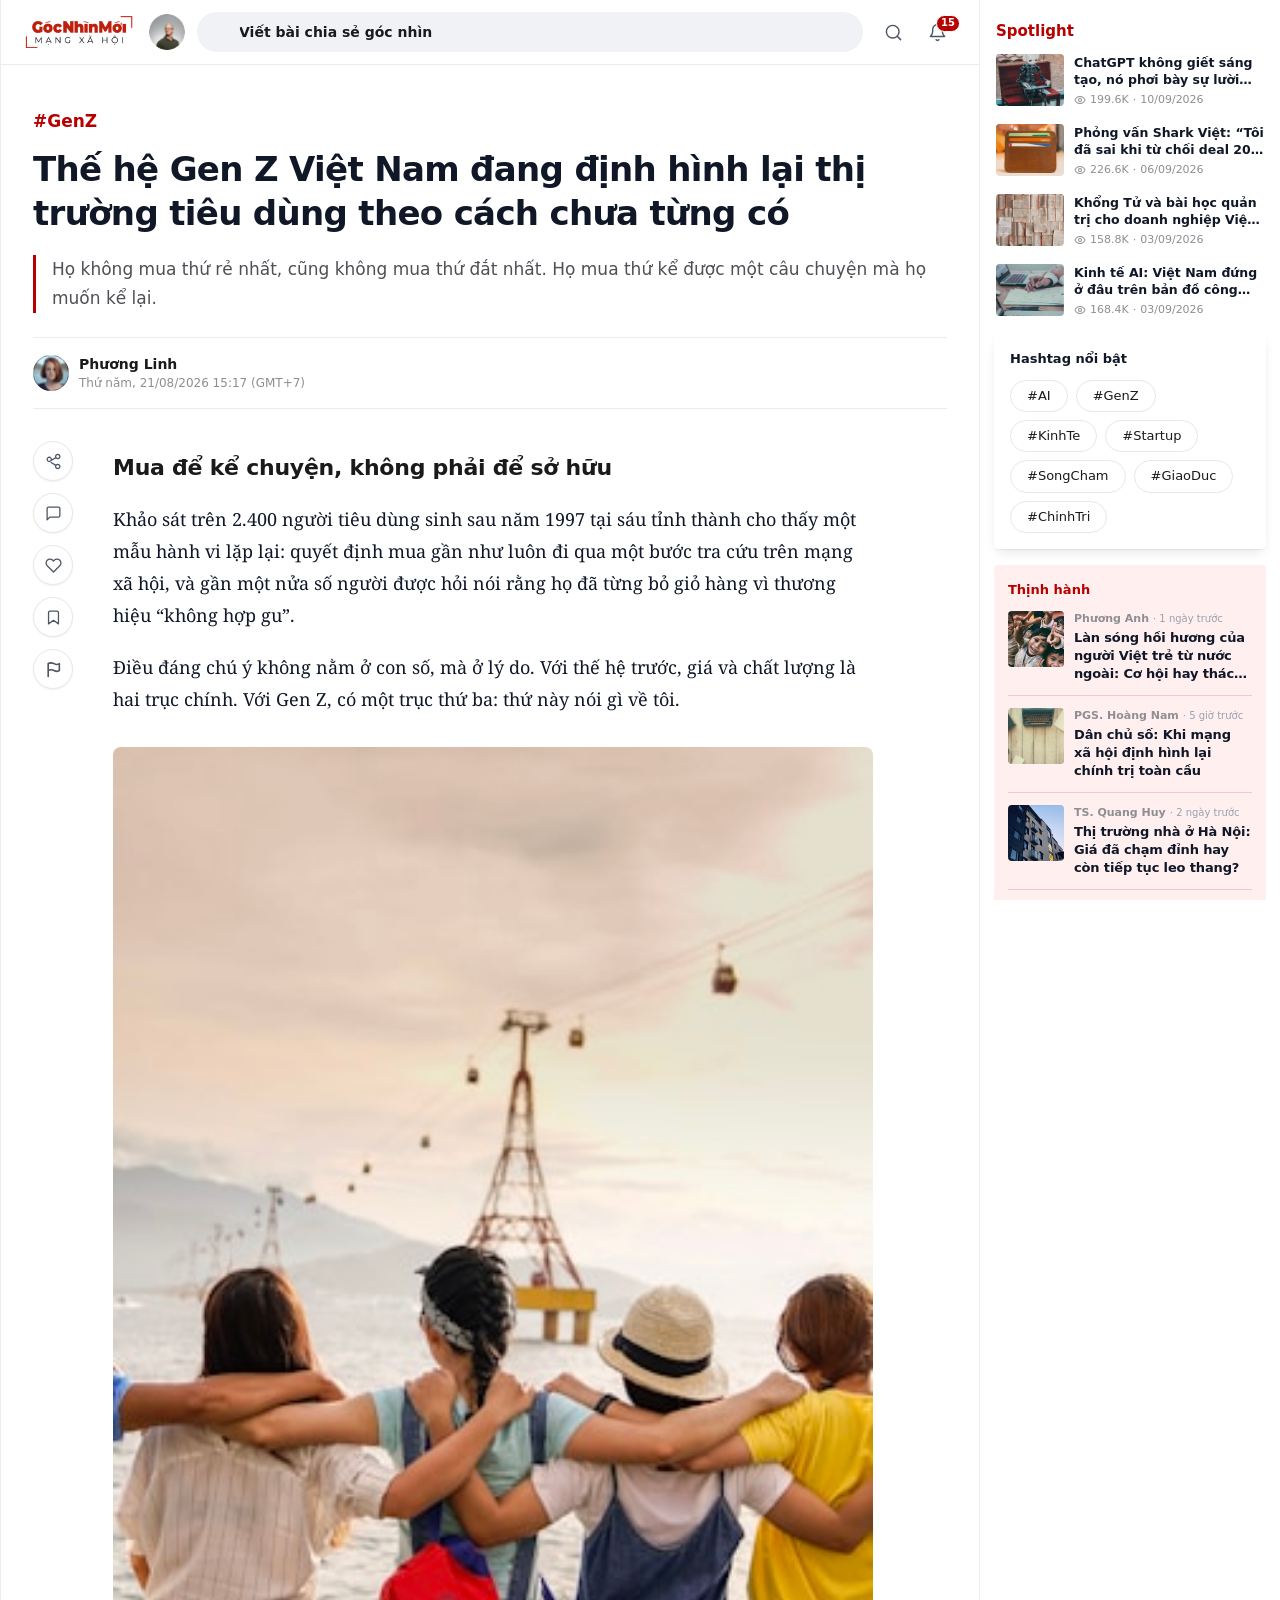
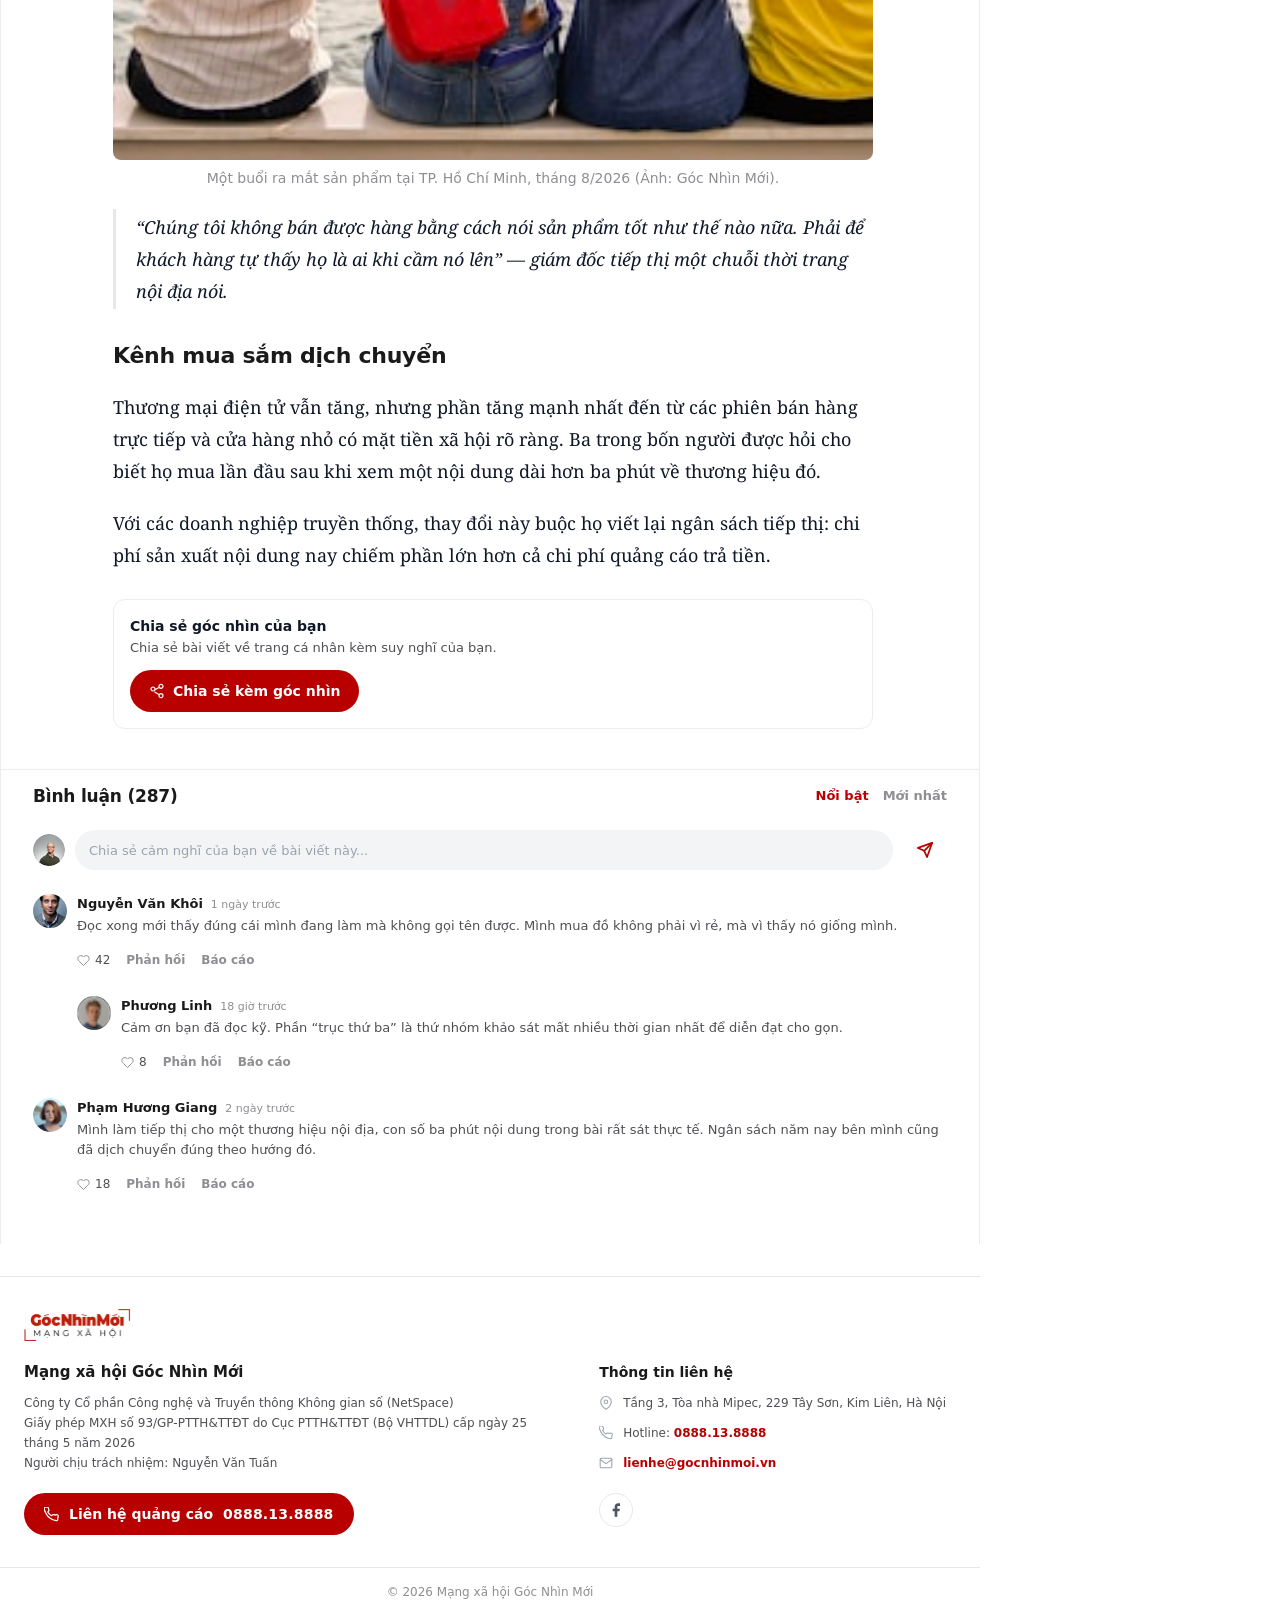
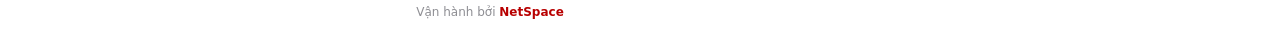
<file: bai-viet.html>
<!DOCTYPE html>
<html lang="vi">
<head>
<meta charset="utf-8">
<meta name="viewport" content="width=device-width, initial-scale=1, viewport-fit=cover">
<meta name="theme-color" content="#ffffff">
<meta name="description" content="Thế hệ Gen Z Việt Nam đang định hình lại thị trường tiêu dùng theo cách chưa từng có.">
<title>Thế hệ Gen Z Việt Nam — Góc Nhìn Mới</title>

<link rel="preconnect" href="https://fonts.googleapis.com">
<link rel="preconnect" href="https://fonts.gstatic.com" crossorigin>
<link href="https://fonts.googleapis.com/css2?family=Be+Vietnam+Pro:wght@400;500;600;700;800&display=swap" rel="stylesheet">
<link href="https://fonts.googleapis.com/css2?family=Noto+Serif:ital,wght@0,400;0,700;1,400&display=swap" rel="stylesheet">
<link rel="stylesheet" href="assets/css/tailwind.css">
</head>
<body class="v-web art-desk">

<!-- ============ Bộ icon (vector xuất trực tiếp từ Figma) ============ -->
<svg width="0" height="0" style="position:absolute" aria-hidden="true" focusable="false">
  <symbol id="i-menu" viewBox="0 0 15.5 13.5">
    <path d="M0.75 0.75H14.75" stroke="currentColor" stroke-width="1.5" stroke-linecap="round"/>
    <path d="M0.75 6.75H14.75" stroke="currentColor" stroke-width="1.5" stroke-linecap="round"/>
    <path d="M0.75 12.75H14.75" stroke="currentColor" stroke-width="1.5" stroke-linecap="round"/>
  </symbol>
  <symbol id="i-logout" viewBox="0 0 24 24">
    <path d="M9.5 20.5H5.5a2 2 0 01-2-2v-13a2 2 0 012-2h4" fill="none" stroke="currentColor" stroke-width="1.8" stroke-linecap="round" stroke-linejoin="round"/>
    <path d="M16 16.5l4.5-4.5L16 7.5" fill="none" stroke="currentColor" stroke-width="1.8" stroke-linecap="round" stroke-linejoin="round"/>
    <path d="M20.5 12h-11" fill="none" stroke="currentColor" stroke-width="1.8" stroke-linecap="round"/>
  </symbol>
  <symbol id="i-bell" viewBox="0 0 18.986 18.986">
    <path d="M10.8616 16.6128C10.7225 16.8525 10.5229 17.0515 10.2827 17.1899C10.0425 17.3282 9.77018 17.401 9.493 17.401C9.21582 17.401 8.94351 17.3282 8.70332 17.1899C8.46313 17.0515 8.26351 16.8525 8.12443 16.6128M14.2395 6.32867C14.2395 5.06982 13.7394 3.86253 12.8493 2.97238C11.9591 2.08224 10.7519 1.58217 9.493 1.58217C8.23415 1.58217 7.02686 2.08224 6.13672 2.97238C5.24658 3.86253 4.7465 5.06982 4.7465 6.32867C4.7465 11.8663 2.37325 13.4484 2.37325 13.4484H16.6128C16.6128 13.4484 14.2395 11.8663 14.2395 6.32867Z" stroke="currentColor" stroke-width="1.42395" stroke-linecap="round" stroke-linejoin="round"/>
  </symbol>
  <symbol id="i-search" viewBox="0 0 19.9842 19.9842">
    <path d="M9.15943 15.8208C12.8384 15.8208 15.8208 12.8384 15.8208 9.15943C15.8208 5.48044 12.8384 2.49803 9.15943 2.49803C5.48044 2.49803 2.49803 5.48044 2.49803 9.15943C2.49803 12.8384 5.48044 15.8208 9.15943 15.8208Z" stroke="currentColor" stroke-width="1.5" stroke-linecap="round" stroke-linejoin="round"/>
    <path d="M17.4862 17.4862L13.9057 13.9057" stroke="currentColor" stroke-width="1.5" stroke-linecap="round" stroke-linejoin="round"/>
  </symbol>
  <symbol id="i-chevron" viewBox="0 0 12.9904 12.9904">
    <path d="M4.8714 9.7428L8.119 6.4952L4.8714 3.2476" stroke="currentColor" stroke-width="1.3" stroke-linecap="round" stroke-linejoin="round"/>
  </symbol>
  <symbol id="i-heart" viewBox="0 0 15.9882 15.9882">
    <path d="M13.8831 3.07107C13.5428 2.73065 13.1388 2.46061 12.6942 2.27638C12.2496 2.09214 11.773 1.99731 11.2917 1.99731C10.8104 1.99731 10.3338 2.09214 9.88913 2.27638C9.44449 2.46061 9.0405 2.73065 8.70025 3.07107L7.9941 3.77721L7.28795 3.07107C6.60067 2.38378 5.66851 1.99766 4.69653 1.99766C3.72456 1.99766 2.7924 2.38378 2.10511 3.07107C1.41783 3.75835 1.03171 4.69052 1.03171 5.66249C1.03171 6.63446 1.41783 7.56662 2.10511 8.25391L2.81126 8.96005L7.9941 14.1429L13.1769 8.96005L13.8831 8.25391C14.2235 7.91366 14.4935 7.50967 14.6778 7.06502C14.862 6.62038 14.9568 6.14379 14.9568 5.66249C14.9568 5.18118 14.862 4.7046 14.6778 4.25995C14.4935 3.81531 14.2235 3.41132 13.8831 3.07107Z" stroke="currentColor" stroke-width="1.19912" stroke-linecap="round" stroke-linejoin="round"/>
  </symbol>
  <symbol id="i-comment" viewBox="0 0 15.9882 15.9882">
    <path d="M13.9897 9.99262C13.9897 10.346 13.8493 10.6849 13.5994 10.9347C13.3496 11.1846 13.0107 11.325 12.6573 11.325H4.66322L1.99852 13.9897V3.33087C1.99852 2.97751 2.1389 2.63863 2.38876 2.38876C2.63863 2.1389 2.97751 1.99852 3.33087 1.99852H12.6573C13.0107 1.99852 13.3496 2.1389 13.5994 2.38876C13.8493 2.63863 13.9897 2.97751 13.9897 3.33087V9.99262Z" stroke="currentColor" stroke-width="1.19912" stroke-linecap="round" stroke-linejoin="round"/>
  </symbol>
  <symbol id="i-x" viewBox="0 0 16 16">
    <path d="M12.2 1.5h2.3L9.5 7.2l5.9 7.3h-4.6L7.2 9.9l-4.1 4.6H.8l5.3-6.1L.4 1.5h4.7l3.3 4.2zm-.8 11.7h1.3L4.4 2.7H3z" fill="currentColor"/>
  </symbol>
  <symbol id="i-share" viewBox="0 0 15.9882 15.9882">
    <path d="M5.72244 9.00002L10.2724 11.6514M10.2658 4.3368L5.72244 6.98818M11.9912 5.3294C12.5212 5.3294 13.0295 5.11884 13.4043 4.74405C13.7791 4.36925 13.9897 3.86092 13.9897 3.33087C13.9897 2.80083 13.7791 2.2925 13.4043 1.9177C13.0295 1.54291 12.5212 1.33235 11.9912 1.33235C11.4611 1.33235 10.9528 1.54291 10.578 1.9177C10.2032 2.2925 9.99262 2.80083 9.99262 3.33087C9.99262 3.86092 10.2032 4.36925 10.578 4.74405C10.9528 5.11884 11.4611 5.3294 11.9912 5.3294ZM3.99705 7.9941C4.52709 7.9941 5.03542 7.78354 5.41022 7.40875C5.78502 7.03395 5.99557 6.52562 5.99557 5.99557C5.99557 5.46553 5.78502 4.9572 5.41022 4.5824C5.03542 4.20761 4.52709 3.99705 3.99705 3.99705C3.46701 3.99705 2.95868 4.20761 2.58388 4.5824C2.20908 4.9572 1.99852 5.46553 1.99852 5.99557C1.99852 6.52562 2.20908 7.03395 2.58388 7.40875C2.95868 7.78354 3.46701 7.9941 3.99705 7.9941ZM11.9912 10.6588C11.4611 10.6588 10.9528 10.8694 10.578 11.2442C10.2032 11.619 9.99262 12.1273 9.99262 12.6573C9.99262 13.1874 10.2032 13.6957 10.578 14.0705C10.9528 14.4453 11.4611 14.6559 11.9912 14.6559C12.5212 14.6559 13.0295 14.4453 13.4043 14.0705C13.7791 13.6957 13.9897 13.1874 13.9897 12.6573C13.9897 12.1273 13.7791 11.619 13.4043 11.2442C13.0295 10.8694 12.5212 10.6588 11.9912 10.6588Z" stroke="currentColor" stroke-width="1.19912" stroke-linecap="round" stroke-linejoin="round"/>
  </symbol>
  <symbol id="i-bookmark" viewBox="0 0 15.9882 15.9882">
    <path d="M12.6573 13.9897L7.9941 10.6588L3.33087 13.9897V3.33087C3.33087 2.97751 3.47125 2.63863 3.72111 2.38876C3.97098 2.1389 4.30986 1.99852 4.66322 1.99852H11.325C11.6783 1.99852 12.0172 2.1389 12.2671 2.38876C12.517 2.63863 12.6573 2.97751 12.6573 3.33087V13.9897Z" stroke="currentColor" stroke-width="1.19912" stroke-linecap="round" stroke-linejoin="round"/>
  </symbol>
  <symbol id="i-more" viewBox="0 0 15.9882 15.9882">
    <path d="M7.9941 4.33014C8.54598 4.33014 8.99336 3.88275 8.99336 3.33087C8.99336 2.779 8.54598 2.33161 7.9941 2.33161C7.44222 2.33161 6.99484 2.779 6.99484 3.33087C6.99484 3.88275 7.44222 4.33014 7.9941 4.33014Z" fill="currentColor"/>
    <path d="M7.9941 8.99336C8.54598 8.99336 8.99336 8.54598 8.99336 7.9941C8.99336 7.44222 8.54598 6.99484 7.9941 6.99484C7.44222 6.99484 6.99484 7.44222 6.99484 7.9941C6.99484 8.54598 7.44222 8.99336 7.9941 8.99336Z" fill="currentColor"/>
    <path d="M7.9941 13.6566C8.54598 13.6566 8.99336 13.2092 8.99336 12.6573C8.99336 12.1054 8.54598 11.6581 7.9941 11.6581C7.44222 11.6581 6.99484 12.1054 6.99484 12.6573C6.99484 13.2092 7.44222 13.6566 7.9941 13.6566Z" fill="currentColor"/>
  </symbol>
  <symbol id="i-play" viewBox="0 0 17.9867 17.9867">
    <path d="M3.74723 2.24834L14.2395 8.99335L3.74723 15.7384V2.24834Z" fill="currentColor"/>
  </symbol>
  <symbol id="i-play-sm" viewBox="0 0 10.9919 10.9919">
    <path d="M2.28998 1.37399L8.70192 5.49595L2.28998 9.61791V1.37399Z" fill="currentColor"/>
  </symbol>
  <symbol id="i-pause" viewBox="0 0 16 16">
    <rect x="3.5" y="2.5" width="3.4" height="11" rx="1.2" fill="currentColor"/>
    <rect x="9.1" y="2.5" width="3.4" height="11" rx="1.2" fill="currentColor"/>
  </symbol>
  <symbol id="i-pin" viewBox="0 0 10.9919 10.9919">
    <path d="M9.61791 4.57996C9.61791 7.78593 5.49595 10.5339 5.49595 10.5339C5.49595 10.5339 1.37399 7.78593 1.37399 4.57996C1.37399 3.48675 1.80826 2.43831 2.58128 1.66529C3.3543 0.892273 4.40274 0.457996 5.49595 0.457996C6.58916 0.457996 7.6376 0.892273 8.41062 1.66529C9.18364 2.43831 9.61791 3.48675 9.61791 4.57996ZM5.49595 4.57996C5.67638 4.57996 5.85505 4.54442 6.02175 4.47537C6.18845 4.40632 6.33992 4.30511 6.46751 4.17753C6.59509 4.04994 6.6963 3.89847 6.76535 3.73177C6.8344 3.56507 6.86994 3.38641 6.86994 3.20597C6.86994 3.02554 6.8344 2.84687 6.76535 2.68017C6.6963 2.51347 6.59509 2.362 6.46751 2.23442C6.33992 2.10683 6.18845 2.00562 6.02175 1.93657C5.85505 1.86752 5.67638 1.83198 5.49595 1.83198C5.13155 1.83198 4.78207 1.97674 4.52439 2.23442C4.26672 2.49209 4.12196 2.84157 4.12196 3.20597C4.12196 3.57038 4.26672 3.91985 4.52439 4.17753C4.78207 4.4352 5.13155 4.57996 5.49595 4.57996Z" stroke="currentColor" stroke-width="0.915992" stroke-linecap="round" stroke-linejoin="round"/>
  </symbol>
  <symbol id="i-star" viewBox="0 0 10.9919 10.9919">
    <path d="M5.49595 0.915992L6.91116 3.78305L10.0759 4.24562L7.78593 6.47606L8.32636 9.62707L5.49595 8.13859L2.66554 9.62707L3.20597 6.47606L0.915992 4.24562L4.08074 3.78305L5.49595 0.915992Z" fill="currentColor"/>
  </symbol>
  <symbol id="i-bookmark-lg" viewBox="0 0 14.9889 14.9889">
    <path d="M11.8662 13.1153L7.49445 9.9926L3.12269 13.1153V3.12269C3.12269 2.79141 3.25429 2.4737 3.48853 2.23946C3.72278 2.00521 4.04049 1.87361 4.37176 1.87361H10.6171C10.9484 1.87361 11.2661 2.00521 11.5004 2.23946C11.7346 2.4737 11.8662 2.79141 11.8662 3.12269V13.1153Z" stroke="currentColor" stroke-width="1.24908" stroke-linecap="round" stroke-linejoin="round"/>
  </symbol>
  <symbol id="i-map-pin" viewBox="0 0 13.9897 13.9897">
    <path d="M12.241 5.82904C12.241 9.90937 6.99485 13.4068 6.99485 13.4068C6.99485 13.4068 1.74871 9.90937 1.74871 5.82904C1.74871 4.43768 2.30143 3.1033 3.28527 2.11946C4.26911 1.13562 5.60349 0.582904 6.99485 0.582904C8.38621 0.582904 9.72059 1.13562 10.7044 2.11946C11.6883 3.1033 12.241 4.43768 12.241 5.82904Z" stroke="currentColor" stroke-width="1.04923" stroke-linecap="round" stroke-linejoin="round"/>
    <path d="M6.99485 7.57775C7.96064 7.57775 8.74356 6.79483 8.74356 5.82904C8.74356 4.86325 7.96064 4.08033 6.99485 4.08033C6.02906 4.08033 5.24614 4.86325 5.24614 5.82904C5.24614 6.79483 6.02906 7.57775 6.99485 7.57775Z" stroke="currentColor" stroke-width="1.04923" stroke-linecap="round" stroke-linejoin="round"/>
  </symbol>
  <symbol id="i-phone" viewBox="0 0 13.9897 13.9897">
    <path d="M12.8239 9.86274V11.6115C12.8246 11.7738 12.7913 11.9345 12.7263 12.0832C12.6612 12.232 12.5658 12.3655 12.4462 12.4752C12.3266 12.585 12.1854 12.6685 12.0316 12.7205C11.8778 12.7726 11.7148 12.7919 11.5532 12.7773C9.75947 12.5824 8.0365 11.9694 6.5227 10.9877C4.424 9.78022 2.76573 7.93407 1.78952 5.71829C0.832491 4.19822 0.243667 2.47566 0.0699486 0.687827C0.168197 0.467119 0.332587 0.282385 0.540389 0.159166C0.748192 0.0359462 0.989142 -0.0196722 1.22993 0C1.22993 0 2.97864 0 2.97864 0C3.26153 -0.00278413 3.53578 0.0973909 3.75027 0.281853C3.96476 0.466316 4.10486 0.722479 4.14445 1.0026C4.21848 1.56218 4.35488 2.11186 4.55248 2.64056C4.63091 2.84919 4.64788 3.07594 4.60139 3.29392C4.5549 3.51191 4.4469 3.712 4.29017 3.87048L3.54989 4.61077C4.37968 6.0701 5.58798 7.2784 7.04731 8.1082L7.7876 7.36791C7.94608 7.21119 8.14618 7.10318 8.36416 7.05669C8.58215 7.0102 8.80889 7.02718 9.01753 7.1056C9.54622 7.30321 10.0959 7.43961 10.6555 7.51363C10.967 7.22609 11.38 7.07406 11.8036 7.09101C12.2272 7.10795 12.6267 7.29247 12.9142 7.60398C13.2018 7.9155 13.3538 8.32848 13.3369 8.75207C13.3199 9.17567 13.1354 9.57519 12.8239 9.86274Z" stroke="currentColor" stroke-width="1.04923" stroke-linecap="round" stroke-linejoin="round"/>
  </symbol>
  <symbol id="i-mail" viewBox="0 0 13.9897 13.9897">
    <path d="M2.33162 2.33162H11.6581C12.2993 2.33162 12.8239 2.85623 12.8239 3.49742V10.4923C12.8239 11.1335 12.2993 11.6581 11.6581 11.6581H2.33162C1.69042 11.6581 1.16581 11.1335 1.16581 10.4923V3.49742C1.16581 2.85623 1.69042 2.33162 2.33162 2.33162Z" stroke="currentColor" stroke-width="1.04923" stroke-linecap="round" stroke-linejoin="round"/>
    <path d="M12.8239 3.49743L6.99485 7.57775L1.16581 3.49743" stroke="currentColor" stroke-width="1.04923" stroke-linecap="round" stroke-linejoin="round"/>
  </symbol>
  <symbol id="i-phone-btn" viewBox="0 0 14.9889 14.9889">
    <path d="M13.7398 10.5672V12.4408C13.7405 12.6147 13.7049 12.7869 13.6352 12.9463C13.5655 13.1056 13.4633 13.2487 13.3352 13.3663C13.207 13.4839 13.0557 13.5734 12.8909 13.6291C12.7262 13.6848 12.5516 13.7055 12.3783 13.6899C10.4565 13.481 8.6105 12.8243 6.98857 11.7725C4.73998 10.4788 2.96327 8.50075 1.91733 6.12671C0.89195 4.49807 0.26107 2.65248 0.0749442 0.736954C0.18021 0.500482 0.356341 0.302554 0.578986 0.170533C0.80163 0.0385132 1.05979 -0.0210777 1.31777 0C1.31777 0 3.19139 0 3.19139 0C3.49448 -0.0029834 3.78831 0.104347 4.01813 0.301984C4.24794 0.499621 4.39804 0.774081 4.44046 1.0742C4.51978 1.67376 4.66592 2.2627 4.87764 2.82915C4.96167 3.05269 4.97985 3.29563 4.93004 3.52919C4.88023 3.76274 4.76451 3.97712 4.5966 4.14693L3.80343 4.94009C4.6925 6.50365 5.9871 7.79825 7.55066 8.68732L8.34382 7.89415C8.51363 7.72624 8.72801 7.61052 8.96156 7.56071C9.19512 7.5109 9.43806 7.52908 9.6616 7.61311C10.2281 7.82483 10.817 7.97097 11.4165 8.05029C11.7503 7.7422 12.1928 7.57932 12.6466 7.59747C13.1005 7.61563 13.5285 7.81333 13.8366 8.14709C14.1447 8.48085 14.3076 8.92333 14.2894 9.37718C14.2713 9.83104 14.0736 10.2591 13.7398 10.5672Z" stroke="currentColor" stroke-width="1.24908" stroke-linecap="round" stroke-linejoin="round"/>
  </symbol>
  <symbol id="i-close" viewBox="0 0 16 16">
    <path d="M3.5 3.5L12.5 12.5M12.5 3.5L3.5 12.5" stroke="currentColor" stroke-width="1.5" stroke-linecap="round"/>
  </symbol>
  <symbol id="i-eye" viewBox="0 0 13.9982 13.9982">
    <path d="M1.20268 6.79613C1.15407 6.92708 1.15407 7.07112 1.20268 7.20207C1.67611 8.35001 2.47973 9.33153 3.51166 10.0222C4.5436 10.7128 5.75737 11.0815 6.9991 11.0815C8.24083 11.0815 9.4546 10.7128 10.4865 10.0222C11.5185 9.33153 12.3221 8.35001 12.7955 7.20207C12.8441 7.07112 12.8441 6.92708 12.7955 6.79613C12.3221 5.64819 11.5185 4.66667 10.4865 3.97603C9.4546 3.28539 8.24083 2.9167 6.9991 2.9167C5.75737 2.9167 4.5436 3.28539 3.51166 3.97603C2.47973 4.66667 1.67611 5.64819 1.20268 6.79613Z" stroke="currentColor" stroke-width="1.16652" stroke-linecap="round" stroke-linejoin="round"/>
    <path d="M6.9991 8.74888C7.96549 8.74888 8.74902 7.96535 8.74902 6.99896C8.74902 6.03257 7.96549 5.24904 6.9991 5.24904C6.03271 5.24904 5.24918 6.03257 5.24918 6.99896C5.24918 7.96535 6.03271 8.74888 6.9991 8.74888Z" stroke="currentColor" stroke-width="1.16652" stroke-linecap="round" stroke-linejoin="round"/>
  </symbol>
  <symbol id="i-nav-home" viewBox="0 0 19.9674 19.9674">
    <path d="M12.4796 17.4715V10.8157C12.4796 10.595 12.392 10.3834 12.2359 10.2274C12.0799 10.0713 11.8683 9.9837 11.6476 9.9837H8.31975C8.0991 9.9837 7.88748 10.0713 7.73145 10.2274C7.57543 10.3834 7.48777 10.595 7.48777 10.8157V17.4715" stroke="currentColor" stroke-width="1.7" stroke-linecap="round" stroke-linejoin="round"/>
    <path d="M2.49593 8.31975C2.49587 8.0777 2.54862 7.83855 2.6505 7.61899C2.75237 7.39942 2.90093 7.20474 3.08579 7.04849L8.90962 2.05748C9.20995 1.80364 9.59047 1.66438 9.9837 1.66438C10.377 1.66438 10.7574 1.80364 11.0578 2.05748L16.8816 7.04849C17.0664 7.20474 17.215 7.39942 17.3169 7.61899C17.4187 7.83855 17.4715 8.0777 17.4715 8.31975V15.8075C17.4715 16.2488 17.2961 16.6721 16.9841 16.9841C16.6721 17.2961 16.2488 17.4715 15.8075 17.4715H4.15988C3.71857 17.4715 3.29534 17.2961 2.98328 16.9841C2.67123 16.6721 2.49593 16.2488 2.49593 15.8075V8.31975Z" stroke="currentColor" stroke-width="1.7" stroke-linecap="round" stroke-linejoin="round"/>
  </symbol>
  <symbol id="i-nav-media" viewBox="0 0 19.9674 19.9674">
    <path d="M14.9755 4.1632H4.99185C3.61339 4.1632 2.49592 5.28067 2.49592 6.65913V13.3183C2.49592 14.6967 3.61339 15.8142 4.99185 15.8142H14.9755C16.354 15.8142 17.4715 14.6967 17.4715 13.3183V6.65913C17.4715 5.28067 16.354 4.1632 14.9755 4.1632Z" stroke="currentColor" stroke-width="1.66728" stroke-linecap="round" stroke-linejoin="round"/>
    <path d="M8.73574 7.48777L12.8989 9.9837L8.73574 12.4796V7.48777Z" stroke="currentColor" stroke-width="1.66728" stroke-linecap="round" stroke-linejoin="round"/>
  </symbol>
  <symbol id="i-nav-explore" viewBox="0 0 18.3034 18.3034">
    <path d="M12.6793 5.62415L11.1784 10.126C11.0967 10.3711 10.9591 10.5937 10.7765 10.7765C10.5937 10.9591 10.3711 11.0967 10.126 11.1784L5.62415 12.6793L7.12503 8.17748C7.20672 7.9324 7.34435 7.7097 7.52702 7.52702C7.7097 7.34435 7.9324 7.20672 8.17748 7.12503L12.6793 5.62415Z" stroke="currentColor" stroke-width="1.66395" stroke-linecap="round" stroke-linejoin="round"/>
    <path d="M9.15172 17.4714C13.7466 17.4714 17.4714 13.7466 17.4714 9.15172C17.4714 4.55685 13.7466 0.831975 9.15172 0.831975C4.55685 0.831975 0.831975 4.55685 0.831975 9.15172C0.831975 13.7466 4.55685 17.4714 9.15172 17.4714Z" stroke="currentColor" stroke-width="1.66395" stroke-linecap="round" stroke-linejoin="round"/>
  </symbol>
  <symbol id="i-cong" viewBox="0 0 16 16">
    <path d="M8 2.5v11M2.5 8h11" stroke="currentColor" stroke-width="1.8" stroke-linecap="round" fill="none"/>
  </symbol>
  <symbol id="i-nav-write" viewBox="0 0 17.8844 17.8844">
    <path d="M8.52774 1.86889H2.70392C2.26261 1.86889 1.83938 2.0442 1.52732 2.35624C1.21527 2.6683 1.03997 3.09153 1.03997 3.53284V15.1805C1.03997 15.6218 1.21527 16.045 1.52732 16.3571C1.83938 16.6691 2.26261 16.8445 2.70392 16.8445H14.3515C14.7929 16.8445 15.2161 16.6691 15.5282 16.3571C15.8402 16.045 16.0155 15.6218 16.0155 15.1805V9.35666" stroke="currentColor" stroke-width="2.07994" stroke-linecap="round" stroke-linejoin="round"/>
    <path d="M13.8316 1.5569C14.1626 1.22591 14.6114 1.03997 15.0795 1.03997C15.5476 1.03997 15.9966 1.22591 16.3275 1.5569C16.6585 1.88788 16.8444 2.33678 16.8444 2.80486C16.8444 3.27294 16.6585 3.72184 16.3275 4.05283L8.82889 11.5522C8.63135 11.7496 8.38731 11.8941 8.11924 11.9724L5.72898 12.6713C5.65739 12.6922 5.5815 12.6934 5.50926 12.6749C5.43702 12.6564 5.37109 12.6188 5.31835 12.5661C5.26563 12.5133 5.22804 12.4474 5.20952 12.3751C5.19102 12.3029 5.19227 12.227 5.21315 12.1554L5.91201 9.76512C5.99065 9.49734 6.13542 9.25355 6.33299 9.05631L13.8316 1.5569Z" stroke="currentColor" stroke-width="2.07994" stroke-linecap="round" stroke-linejoin="round"/>
  </symbol>
  <symbol id="i-verified" viewBox="0 0 16 16">
    <circle cx="8" cy="8" r="7" fill="currentColor"/>
    <path d="M4.9 8.2L7 10.3L11.1 6.2" stroke="#fff" stroke-width="1.6" stroke-linecap="round" stroke-linejoin="round" fill="none"/>
  </symbol>
  <symbol id="i-nav-user" viewBox="0 0 19.9674 19.9674">
    <path d="M16.6395 17.4715V15.8075C16.6395 14.9249 16.2889 14.0784 15.6648 13.4543C15.0407 12.8302 14.1943 12.4796 13.3116 12.4796H6.6558C5.77316 12.4796 4.9267 12.8302 4.3026 13.4543C3.6785 14.0784 3.3279 14.9249 3.3279 15.8075V17.4715" stroke="currentColor" stroke-width="1.7" stroke-linecap="round" stroke-linejoin="round"/>
    <path d="M9.9837 9.1517C11.8217 9.1517 13.3116 7.6618 13.3116 5.8237C13.3116 3.9857 11.8217 2.4958 9.9837 2.4958C8.1457 2.4958 6.6558 3.9857 6.6558 5.8237C6.6558 7.6618 8.1457 9.1517 9.9837 9.1517Z" stroke="currentColor" stroke-width="1.7" stroke-linecap="round" stroke-linejoin="round"/>
  </symbol>
  <symbol id="i-clock" viewBox="0 0 16 16">
    <circle cx="8" cy="8" r="6.4" stroke="currentColor" stroke-width="1.5" fill="none"/>
    <path d="M8 4.6V8.2L10.3 9.6" stroke="currentColor" stroke-width="1.5" stroke-linecap="round" stroke-linejoin="round" fill="none"/>
  </symbol>
  <symbol id="i-alert" viewBox="0 0 16 16">
    <circle cx="8" cy="8" r="6.4" stroke="currentColor" stroke-width="1.5" fill="none"/>
    <path d="M8 4.9V8.6" stroke="currentColor" stroke-width="1.5" stroke-linecap="round"/>
    <circle cx="8" cy="11.1" r=".95" fill="currentColor"/>
  </symbol>
  <symbol id="i-draft" viewBox="0 0 16 16">
    <path d="M9.1 1.9H4.4C3.85 1.9 3.4 2.35 3.4 2.9V13.1C3.4 13.65 3.85 14.1 4.4 14.1H11.6C12.15 14.1 12.6 13.65 12.6 13.1V5.4L9.1 1.9Z" stroke="currentColor" stroke-width="1.5" stroke-linejoin="round" fill="none"/>
    <path d="M9.1 1.9V5.4H12.6" stroke="currentColor" stroke-width="1.5" stroke-linejoin="round" fill="none"/>
  </symbol>
  <symbol id="i-flag" viewBox="0 0 16 16">
    <path d="M3 14.5V2.5M3 2.5C3 2.5 4 1.75 6 1.75C8 1.75 9 3.25 11 3.25C13 3.25 13.5 2.5 13.5 2.5V9C13.5 9 13 9.75 11 9.75C9 9.75 8 8.25 6 8.25C4 8.25 3 9 3 9" stroke="currentColor" stroke-width="1.5" stroke-linecap="round" stroke-linejoin="round" fill="none"/>
  </symbol>
  <symbol id="i-link" viewBox="0 0 16 16">
    <path d="M6.7 8.65C6.98 9.02 7.34 9.33 7.75 9.55C8.16 9.77 8.62 9.9 9.08 9.93C9.55 9.96 10.01 9.89 10.45 9.73C10.88 9.56 11.28 9.31 11.6 8.98L13.6 6.98C14.18 6.38 14.5 5.58 14.49 4.75C14.48 3.92 14.15 3.13 13.56 2.54C12.97 1.95 12.18 1.62 11.35 1.61C10.52 1.6 9.72 1.92 9.13 2.5L7.98 3.64" stroke="currentColor" stroke-width="1.5" stroke-linecap="round" stroke-linejoin="round" fill="none"/>
    <path d="M9.3 7.35C9.02 6.98 8.66 6.67 8.25 6.45C7.84 6.23 7.38 6.1 6.92 6.07C6.45 6.04 5.99 6.11 5.55 6.27C5.12 6.44 4.72 6.69 4.4 7.02L2.4 9.02C1.82 9.62 1.5 10.42 1.51 11.25C1.52 12.08 1.85 12.87 2.44 13.46C3.03 14.05 3.82 14.38 4.65 14.39C5.48 14.4 6.28 14.08 6.87 13.5L8.02 12.36" stroke="currentColor" stroke-width="1.5" stroke-linecap="round" stroke-linejoin="round" fill="none"/>
  </symbol>
  <symbol id="i-send" viewBox="0 0 16 16">
    <path d="M14.3 1.7L7.3 8.7" stroke="currentColor" stroke-width="1.5" stroke-linecap="round" stroke-linejoin="round" fill="none"/>
    <path d="M14.3 1.7L9.85 14.3L7.3 8.7L1.7 6.15L14.3 1.7Z" stroke="currentColor" stroke-width="1.5" stroke-linecap="round" stroke-linejoin="round" fill="none"/>
  </symbol>
  <symbol id="i-trash" viewBox="0 0 16 16">
    <path d="M2.4 4.2H13.6" stroke="currentColor" stroke-width="1.5" stroke-linecap="round"/>
    <path d="M5.6 4.2V2.9C5.6 2.35 6.05 1.9 6.6 1.9H9.4C9.95 1.9 10.4 2.35 10.4 2.9V4.2" stroke="currentColor" stroke-width="1.5" stroke-linecap="round" stroke-linejoin="round" fill="none"/>
    <path d="M12.3 4.2V13.1C12.3 13.65 11.85 14.1 11.3 14.1H4.7C4.15 14.1 3.7 13.65 3.7 13.1V4.2" stroke="currentColor" stroke-width="1.5" stroke-linecap="round" stroke-linejoin="round" fill="none"/>
  </symbol>
  <symbol id="i-camera" viewBox="0 0 20 20">
    <path d="M17.5 15.4C17.5 16.2 16.8 16.9 16 16.9H4C3.2 16.9 2.5 16.2 2.5 15.4V7.1C2.5 6.3 3.2 5.6 4 5.6H6.6L7.9 3.1H12.1L13.4 5.6H16C16.8 5.6 17.5 6.3 17.5 7.1V15.4Z" stroke="currentColor" stroke-width="1.5" stroke-linejoin="round" fill="none"/>
    <circle cx="10" cy="11" r="2.9" stroke="currentColor" stroke-width="1.5" fill="none"/>
  </symbol>
  <symbol id="i-facebook" viewBox="0 0 15.9882 15.9882">
    <path d="M11.9912 1.33235H9.99263C9.10922 1.33235 8.262 1.68328 7.63734 2.30794C7.01268 2.9326 6.66175 3.77982 6.66175 4.66322V6.66175H4.66323V9.32645H6.66175V14.6559H9.32645V9.32645H11.325L11.9912 6.66175H9.32645V4.66322C9.32645 4.48654 9.39664 4.3171 9.52157 4.19217C9.6465 4.06724 9.81594 3.99705 9.99263 3.99705H11.9912V1.33235Z" fill="currentColor"/>
  </symbol>
</svg>

<div class="page">

  <header class="article-topbar fixed inset-x-0 top-0 z-40 max-w-shell mx-auto flex items-center gap-1 h-[52px] pr-[var(--gutter)] bg-surface border-b border-line -translate-y-full transition duration-[180] motion-reduce:transition-none" id="artBar">
    <a class="article-topbar__back size-11 flex-none grid place-items-center text-ink" href="index.html" aria-label="Quay lại"><svg class="icon size-4 flex-none" aria-hidden="true"><use href="#i-chevron"></use></svg></a>
    <p class="min-w-0 text-[14px] font-bold leading-[20px] text-ink truncate">Thế hệ Gen Z Việt Nam đang định hình lại thị trường tiêu dùng</p>
  
      <button class="icon-btn relative size-9 grid place-items-center rounded-full text-icon-dark transition-colors active:bg-surface-fill" type="button" aria-label="Mở menu" aria-expanded="false" aria-controls="drawer" data-drawer-open><svg class="icon size-4 flex-none" aria-hidden="true"><use href="#i-menu"></use></svg></button>
    </header>

  <main id="main">

    <!-- ============ Thanh trên — chỉ hiện ở desktop ============ -->
    <div class="deskbar">
      <button class="deskbar__menu" type="button" aria-label="Mở menu chuyên mục" aria-expanded="false" aria-controls="drawer" data-drawer-open>
        <svg class="icon size-4 flex-none" aria-hidden="true"><use href="#i-menu"></use></svg>
      </button>
      <a class="art-bar__logo" href="index.html" aria-label="Góc Nhìn Mới — về trang chủ"><img src="assets/img/logo-gnm.png" alt="Góc Nhìn Mới" width="108" height="32"></a>
      <a class="deskbar__ava" href="ca-nhan.html" aria-label="Trang cá nhân của bạn"><img class="deskbar__compose-ava" src="assets/img/avatar-duc-anh.png" alt="" width="36" height="36"></a>
      <button class="deskbar__compose" type="button" data-them-nd aria-label="Viết bài chia sẻ góc nhìn">
        <svg class="icon size-4 flex-none deskbar__compose-but" aria-hidden="true"><use href="#i-pencil"></use></svg>
        <span class="deskbar__compose-txt">Viết bài chia sẻ góc nhìn</span>
      </button>
      <div class="deskbar__cuoi">
        <button class="icon-btn relative size-9 grid place-items-center rounded-full text-icon-dark transition-colors active:bg-surface-fill" type="button" aria-label="Tìm kiếm" aria-expanded="false" aria-controls="deskTim" data-desk-tim>
        <svg class="icon size-4 flex-none" aria-hidden="true"><use href="#i-search"></use></svg>
      </button>
      <a class="icon-btn relative size-9 grid place-items-center rounded-full text-icon-dark transition-colors active:bg-surface-fill" href="thong-bao.html" aria-label="Thông báo" data-chuong>
        <svg class="icon size-4 flex-none" aria-hidden="true"><use href="#i-bell"></use></svg>
        <span class="icon-btn__dot absolute top-[6px] left-[22px] size-2 rounded-full bg-primary-800" aria-hidden="true" hidden></span>
      </a>
      <a class="deskbar__toi" href="ca-nhan.html" aria-label="Trang cá nhân của bạn">
        <img src="assets/img/avatar-duc-anh.png" alt="" width="32" height="32">
      </a>
      </div>
      <div class="deskbar__tim" id="deskTim" hidden>
        <form class="deskbar__tim-form" role="search" onsubmit="return false">
          <svg class="icon size-4 flex-none" aria-hidden="true"><use href="#i-search"></use></svg>
          <input type="search" placeholder="Tìm bài viết, tác giả, chủ đề..." autocomplete="off" aria-label="Tìm kiếm" data-search>
          <button class="deskbar__tim-xoa" type="button" aria-label="Xoá từ khoá" data-desk-tim-xoa><svg class="icon size-4 flex-none" aria-hidden="true"><use href="#i-close"></use></svg></button>
          <button class="deskbar__tim-tim" type="submit">Tìm</button>
        </form>
        <p class="deskbar__tim-tieude">Tìm kiếm gần đây</p>
        <ul class="deskbar__tim-ds">
          <li><button type="button" data-tim-goiy="Hà Nội"><svg class="icon size-4 flex-none" aria-hidden="true"><use href="#i-clock"></use></svg>Hà Nội</button></li>
          <li><button type="button" data-tim-goiy="Du lịch Việt Nam"><svg class="icon size-4 flex-none" aria-hidden="true"><use href="#i-clock"></use></svg>Du lịch Việt Nam</button></li>
        </ul>
      </div>
    </div>

    <!-- ============ Ảnh mở đầu ============ -->
    <section class="article-hero sticky top-0 z-0 aspect-[375/250] overflow-hidden bg-surface-dark" aria-label="Ảnh bài viết">
      <img src="assets/img/hero-genz.png" alt="Nhóm bạn trẻ làm việc trong không gian mở" width="375" height="250">
      <a class="article-back transition-opacity duration-[180] motion-reduce:transition-none absolute size-11 grid place-items-center text-surface" href="index.html" data-back aria-label="Quay lại"><svg class="icon size-4 flex-none" aria-hidden="true"><use href="#i-chevron"></use></svg></a>
      <button class="article-back transition-opacity duration-[180] motion-reduce:transition-none absolute size-11 grid place-items-center text-surface article-back--menu" type="button" aria-label="Mở menu" aria-expanded="false" aria-controls="drawer" data-drawer-open><svg class="icon size-4 flex-none" aria-hidden="true"><use href="#i-menu"></use></svg></button>
    </section>

    <div class="relative z-[1] bg-surface">
    <!-- ============ Đầu bài ============ -->
    <article class="shell w-full max-w-shell mx-auto px-4">
      <header class="article-head pt-5">
        <a class="article__tag inline-block text-[13px] font-bold leading-5 text-primary-800" href="#">#GenZ</a>
        <h1 class="article__title pt-[10px] text-2xl font-extrabold leading-[33px] tracking-[-.015em] text-ink">Thế hệ Gen Z Việt Nam đang định hình lại thị trường tiêu dùng theo cách chưa từng có</h1>

        <p class="article__sapo mt-4 pl-[14px] border-l-[3px] border-line-3 text-[15px] leading-6 text-ink-action">Họ không mua thứ rẻ nhất, cũng không mua thứ đắt nhất. Họ mua thứ kể được một câu chuyện mà họ muốn kể lại.</p>

        <div class="article__meta flex items-center gap-[10px] pt-[18px]">
          <a class="byline__who flex-none block" href="ca-nhan.html?tac-gia=phuong-linh" aria-label="Xem trang cá nhân của Phương Linh"><img src="assets/img/avatar-phuong-linh.png" alt="" width="36" height="36"></a>
          <div>
            <p class="text-[14px] font-bold leading-5 text-ink"><a href="ca-nhan.html?tac-gia=phuong-linh">Phương Linh</a></p>
            <p class="article__date text-[12px] leading-[18px] text-ink-muted">Thứ năm, 21/08/2026 15:17 (GMT+7)</p>
          </div>
        </div>
      </header>

      <div class="art-body">
      <!-- Cột chia sẻ dính bên trái thân bài — chỉ hiện ở desktop -->
      <aside class="art-share" aria-label="Chia sẻ và tương tác">
        <button class="art-share__nut" type="button" data-chia-se="bai" aria-haspopup="menu" aria-label="Chia sẻ" title="Chia sẻ"><svg class="icon size-4 flex-none" aria-hidden="true"><use href="#i-share"></use></svg></button>
        <a class="art-share__nut" href="#cmt-title" aria-label="Tới phần bình luận"><svg class="icon size-4 flex-none" aria-hidden="true"><use href="#i-comment"></use></svg></a>
        <button class="art-share__nut" type="button" data-like data-count="0" aria-pressed="false" aria-label="Thích bài viết"><svg class="icon size-4 flex-none" aria-hidden="true"><use href="#i-heart"></use></svg></button>
        <button class="art-share__nut" type="button" data-save aria-pressed="false" aria-label="Lưu bài" title="Lưu bài"><svg class="icon size-4 flex-none" aria-hidden="true"><use href="#i-bookmark"></use></svg></button>
        <button class="art-share__nut" type="button" data-toast="Đã gửi báo cáo" aria-label="Báo cáo bài viết"><svg class="icon size-4 flex-none" aria-hidden="true"><use href="#i-flag"></use></svg></button>
      </aside>

      <div class="article__body pt-[22px]">
        <h2>Mua để kể chuyện, không phải để sở hữu</h2>
        <p>Khảo sát trên 2.400 người tiêu dùng sinh sau năm 1997 tại sáu tỉnh thành cho thấy một mẫu hành vi lặp lại: quyết định mua gần như luôn đi qua một bước tra cứu trên mạng xã hội, và gần một nửa số người được hỏi nói rằng họ đã từng bỏ giỏ hàng vì thương hiệu “không hợp gu”.</p>
        <p>Điều đáng chú ý không nằm ở con số, mà ở lý do. Với thế hệ trước, giá và chất lượng là hai trục chính. Với Gen Z, có một trục thứ ba: thứ này nói gì về tôi.</p>

        <figure>
          <img src="assets/img/kp-gen-z.jpg" alt="Người trẻ trong một buổi ra mắt sản phẩm" width="343" height="200" loading="lazy">
          <figcaption>Một buổi ra mắt sản phẩm tại TP. Hồ Chí Minh, tháng 8/2026 (Ảnh: Góc Nhìn Mới).</figcaption>
        </figure>

        <blockquote>“Chúng tôi không bán được hàng bằng cách nói sản phẩm tốt như thế nào nữa. Phải để khách hàng tự thấy họ là ai khi cầm nó lên” — giám đốc tiếp thị một chuỗi thời trang nội địa nói.</blockquote>

        <h2>Kênh mua sắm dịch chuyển</h2>
        <p>Thương mại điện tử vẫn tăng, nhưng phần tăng mạnh nhất đến từ các phiên bán hàng trực tiếp và cửa hàng nhỏ có mặt tiền xã hội rõ ràng. Ba trong bốn người được hỏi cho biết họ mua lần đầu sau khi xem một nội dung dài hơn ba phút về thương hiệu đó.</p>
        <p>Với các doanh nghiệp truyền thống, thay đổi này buộc họ viết lại ngân sách tiếp thị: chi phí sản xuất nội dung nay chiếm phần lớn hơn cả chi phí quảng cáo trả tiền.</p>
      </div>
      </div>
      <!-- ============ Chia sẻ bài viết ============ -->
      <!-- "Chia sẻ kèm góc nhìn" mở hộp soạn; chia sẻ đạt kiểm duyệt hiện trên trang cá nhân. -->
      <section class="cs-nhom" aria-labelledby="csNhomTen" data-cs-bai='{"id":"bai-genz","ten":"Thế hệ Gen Z Việt Nam đang định hình lại thị trường tiêu dùng theo cách chưa từng có","anh":"assets/img/hero-genz.png","tacGia":"Phương Linh","link":"bai-viet.html"}'>
        <h2 class="cs-nhom__ten" id="csNhomTen">Chia sẻ góc nhìn của bạn</h2>
        <p class="cs-nhom__chu">Chia sẻ bài viết về trang cá nhân kèm suy nghĩ của bạn.</p>
        <div class="cs-nhom__nut">
          <button class="cs-nut cs-nut--chinh" type="button" data-cs-mo><svg class="icon size-4 flex-none" aria-hidden="true"><use href="#i-share"></use></svg><span data-cs-nhan>Chia sẻ kèm góc nhìn</span></button>
        </div>
      </section>
    </article>

    <!-- ============ Bình luận ============ -->
    <section class="shell w-full max-w-shell mx-auto px-4 profile-section mt-[30px]" aria-labelledby="cmt-title">
      <div class="flex items-center justify-between gap-3 pt-1">
        <h2 class="section-title text-[15px] font-extrabold leading-[22.5px] tracking-[-.011em] text-ink" id="cmt-title">Bình luận (287)</h2>
        <div class="cmt-sort flex gap-[14px]" role="tablist">
          <button type="button" role="tab" aria-selected="true">Nổi bật</button>
          <button type="button" role="tab" aria-selected="false">Mới nhất</button>
        </div>
      </div>

      <form class="cmt-form flex items-center gap-[10px] pt-[10px] pb-[6px]" onsubmit="return false">
        <img src="assets/img/avatar-duc-anh.png" alt="" width="32" height="32">
        <label class="sr-only" for="cmtInput">Chia sẻ cảm nghĩ của bạn về bài viết này</label>
        <input id="cmtInput" type="text" placeholder="Chia sẻ cảm nghĩ của bạn về bài viết này...">
        <button type="button" data-toast="Đã gửi bình luận" aria-label="Gửi bình luận"><svg class="icon size-4 flex-none" aria-hidden="true"><use href="#i-send"></use></svg></button>
      </form>

      <ul>
        <li class="cmt flex gap-[10px] pt-4">
          <img src="assets/img/avatar-minh-tuan.jpg" alt="" width="34" height="34" loading="lazy">
          <div class="flex-1 min-w-0">
            <p class="flex items-baseline gap-2 flex-wrap"><span class="text-[13px] font-bold leading-[20px] text-ink">Nguyễn Văn Khôi</span><span class="text-[11px] leading-[18px] text-ink-muted">1 ngày trước</span></p>
            <p class="pt-[2px] text-[13px] leading-[20px] text-ink-action">Đọc xong mới thấy đúng cái mình đang làm mà không gọi tên được. Mình mua đồ không phải vì rẻ, mà vì thấy nó giống mình.</p>
            <div class="cmt__acts flex items-center gap-4 pt-1">
              <button type="button" data-like data-count="42" aria-pressed="false" aria-label="Hữu ích"><svg class="icon size-4 flex-none" aria-hidden="true"><use href="#i-heart"></use></svg><span class="act__n text-[12px] font-medium leading-[18px] text-ink-action tabular-nums">42</span></button>
              <button type="button" data-toast="Mở khung phản hồi">Phản hồi</button>
              <button type="button" data-toast="Đã gửi báo cáo">Báo cáo</button>
            </div>
          </div>
        </li>
        <li class="cmt flex gap-[10px] pt-4 pl-[44px]">
          <img src="assets/img/avatar-gnn.png" alt="" width="34" height="34" loading="lazy">
          <div class="flex-1 min-w-0">
            <p class="flex items-baseline gap-2 flex-wrap"><span class="text-[13px] font-bold leading-[20px] text-ink">Phương Linh</span><span class="text-[11px] leading-[18px] text-ink-muted">18 giờ trước</span></p>
            <p class="pt-[2px] text-[13px] leading-[20px] text-ink-action">Cảm ơn bạn đã đọc kỹ. Phần “trục thứ ba” là thứ nhóm khảo sát mất nhiều thời gian nhất để diễn đạt cho gọn.</p>
            <div class="cmt__acts flex items-center gap-4 pt-1">
              <button type="button" data-like data-count="8" aria-pressed="false" aria-label="Hữu ích"><svg class="icon size-4 flex-none" aria-hidden="true"><use href="#i-heart"></use></svg><span class="act__n text-[12px] font-medium leading-[18px] text-ink-action tabular-nums">8</span></button>
              <button type="button" data-toast="Mở khung phản hồi">Phản hồi</button>
              <button type="button" data-toast="Đã gửi báo cáo">Báo cáo</button>
            </div>
          </div>
        </li>
        <li class="cmt flex gap-[10px] pt-4">
          <img src="assets/img/avatar-phuong-anh.png" alt="" width="34" height="34" loading="lazy">
          <div class="flex-1 min-w-0">
            <p class="flex items-baseline gap-2 flex-wrap"><span class="text-[13px] font-bold leading-[20px] text-ink">Phạm Hương Giang</span><span class="text-[11px] leading-[18px] text-ink-muted">2 ngày trước</span></p>
            <p class="pt-[2px] text-[13px] leading-[20px] text-ink-action">Mình làm tiếp thị cho một thương hiệu nội địa, con số ba phút nội dung trong bài rất sát thực tế. Ngân sách năm nay bên mình cũng đã dịch chuyển đúng theo hướng đó.</p>
            <div class="cmt__acts flex items-center gap-4 pt-1">
              <button type="button" data-like data-count="18" aria-pressed="false" aria-label="Hữu ích"><svg class="icon size-4 flex-none" aria-hidden="true"><use href="#i-heart"></use></svg><span class="act__n text-[12px] font-medium leading-[18px] text-ink-action tabular-nums">18</span></button>
              <button type="button" data-toast="Mở khung phản hồi">Phản hồi</button>
              <button type="button" data-toast="Đã gửi báo cáo">Báo cáo</button>
            </div>
          </div>
        </li>
      </ul>
    </section>

    </div>
  </main>

  <!-- ============ Cột phải — chỉ hiện ở desktop rộng ============ -->
  <aside class="siderail" aria-label="Nội dung liên quan">
    <section class="rail-card art-rail-plain" aria-labelledby="rail-spot-title">
      <h2 class="rail-title art-rail-do" id="rail-spot-title">Spotlight</h2>
      <ul class="rail-spot">
        <li class="rail-spot__row">
          <img src="assets/img/kp-chatgpt.jpg" alt="" width="68" height="52" loading="lazy">
          <div>
            <h3 class="rail-spot__title"><a href="spotlight.html">ChatGPT không giết sáng tạo, nó phơi bày sự lười biếng</a></h3>
            <p class="rail-spot__meta"><svg class="icon size-4 flex-none" aria-hidden="true"><use href="#i-eye"></use></svg>199.6K<span aria-hidden="true">·</span>10/09/2026</p>
          </div>
        </li>
        <li class="rail-spot__row">
          <img src="assets/img/cover-shark-viet.png" alt="" width="68" height="52" loading="lazy">
          <div>
            <h3 class="rail-spot__title"><a href="spotlight.html">Phỏng vấn Shark Việt: “Tôi đã sai khi từ chối deal 20 triệu USD đó”</a></h3>
            <p class="rail-spot__meta"><svg class="icon size-4 flex-none" aria-hidden="true"><use href="#i-eye"></use></svg>226.6K<span aria-hidden="true">·</span>06/09/2026</p>
          </div>
        </li>
        <li class="rail-spot__row">
          <img src="assets/img/kp-khong-tu.jpg" alt="" width="68" height="52" loading="lazy">
          <div>
            <h3 class="rail-spot__title"><a href="spotlight.html">Khổng Tử và bài học quản trị cho doanh nghiệp Việt hôm nay</a></h3>
            <p class="rail-spot__meta"><svg class="icon size-4 flex-none" aria-hidden="true"><use href="#i-eye"></use></svg>158.8K<span aria-hidden="true">·</span>03/09/2026</p>
          </div>
        </li>
        <li class="rail-spot__row">
          <img src="assets/img/cover-emag-ai.png" alt="" width="68" height="52" loading="lazy">
          <div>
            <h3 class="rail-spot__title"><a href="spotlight.html">Kinh tế AI: Việt Nam đứng ở đâu trên bản đồ công nghệ châu Á?</a></h3>
            <p class="rail-spot__meta"><svg class="icon size-4 flex-none" aria-hidden="true"><use href="#i-eye"></use></svg>168.4K<span aria-hidden="true">·</span>03/09/2026</p>
          </div>
        </li>
      </ul>
    </section>

    <section class="rail-card" aria-labelledby="rail-tags-title">
      <h2 class="rail-title" id="rail-tags-title">Hashtag nổi bật</h2>
      <ul class="rail-tags">
        <li><a class="rail-tag" href="#">#AI</a></li>
        <li><a class="rail-tag" href="#">#GenZ</a></li>
        <li><a class="rail-tag" href="#">#KinhTe</a></li>
        <li><a class="rail-tag" href="#">#Startup</a></li>
        <li><a class="rail-tag" href="#">#SongCham</a></li>
        <li><a class="rail-tag" href="#">#GiaoDuc</a></li>
        <li><a class="rail-tag" href="#">#ChinhTri</a></li>
      </ul>
    </section>

    <section class="rail-card rail-card--red" aria-labelledby="rail-red-title">
      <h2 class="rail-title" id="rail-red-title">Thịnh hành</h2>
      <ul class="rail-red">
          <li class="rail-red__row">
            <img src="assets/img/cover-hoi-huong.png" alt="" width="56" height="56" loading="lazy">
            <div class="rail-red__body">
              <p class="rail-red__by">
                <a class="rail-red__name" href="ca-nhan.html?tac-gia=phuong-anh">Phương Anh</a><span class="rail-red__time">· 1 ngày trước</span>
              </p>
              <h3 class="rail-red__title"><a href="bai-viet.html">Làn sóng hồi hương của người Việt trẻ từ nước ngoài: Cơ hội hay thách thức?</a></h3>
            </div>
          </li>
          <li class="rail-red__row">
            <img src="assets/img/kp-dan-chu-so.jpg" alt="" width="56" height="56" loading="lazy">
            <div class="rail-red__body">
              <p class="rail-red__by">
                <a class="rail-red__name" href="ca-nhan.html?tac-gia=hoang-nam">PGS. Hoàng Nam</a><span class="rail-red__time">· 5 giờ trước</span>
              </p>
              <h3 class="rail-red__title"><a href="bai-viet.html">Dân chủ số: Khi mạng xã hội định hình lại chính trị toàn cầu</a></h3>
            </div>
          </li>
          <li class="rail-red__row">
            <img src="assets/img/cover-nha-o-ha-noi.png" alt="" width="56" height="56" loading="lazy">
            <div class="rail-red__body">
              <p class="rail-red__by">
                <a class="rail-red__name" href="ca-nhan.html?tac-gia=quang-huy">TS. Quang Huy</a><span class="rail-red__time">· 2 ngày trước</span>
              </p>
              <h3 class="rail-red__title"><a href="bai-viet.html">Thị trường nhà ở Hà Nội: Giá đã chạm đỉnh hay còn tiếp tục leo thang?</a></h3>
            </div>
          </li>
          <li class="rail-red__row">
            <img src="assets/img/kp-song-cham.jpg" alt="" width="56" height="56" loading="lazy">
            <div class="rail-red__body">
              <p class="rail-red__by">
                <a class="rail-red__name" href="ca-nhan.html?tac-gia=lan-anh">TS. Lan Anh</a><span class="rail-red__time">· 3 giờ trước</span>
              </p>
              <h3 class="rail-red__title"><a href="bai-viet.html">Vì sao người trẻ Việt ngày càng chọn lối “sống chậm”?</a></h3>
            </div>
          </li>
      </ul>
    </section>
  </aside>

  <!-- ============ Footer ============ -->
  <footer class="site-footer bg-surface border-t border-line-3 mt-[44px]">
    <div class="shell w-full max-w-shell mx-auto px-4">
      <img class="footer__logo w-[107px] h-[32px] object-contain" src="assets/img/logo-gnm-footer.png" alt="Góc Nhìn Mới" width="107" height="32" loading="lazy">

      <h2 class="footer__title text-[15px] font-extrabold leading-[22px] pt-5">Mạng xã hội Góc Nhìn Mới</h2>
      <p class="footer__legal text-[12px] leading-[20px] text-ink-action pt-[10px]">
        Công ty Cổ phần Công nghệ và Truyền thông Không gian số (NetSpace)<br>
        Giấy phép MXH số 93/GP-PTTH&amp;TTĐT do Cục PTTH&amp;TTĐT (Bộ VHTTDL) cấp ngày 25 tháng 5 năm 2026<br>
        Người chịu trách nhiệm: Nguyễn Văn Tuấn
      </p>

      <h3 class="footer__subtitle text-[14px] font-extrabold leading-[22px] pt-5">Thông tin liên hệ</h3>
      <ul class="footer__list grid gap-[10px] pt-[10px]">
        <li>
          <svg class="icon size-4 flex-none" aria-hidden="true"><use href="#i-map-pin"></use></svg>
          <span>Tầng 3, Tòa nhà Mipec, 229 Tây Sơn, Kim Liên, Hà Nội</span>
        </li>
        <li>
          <svg class="icon size-4 flex-none" aria-hidden="true"><use href="#i-phone"></use></svg>
          <span>Hotline: <a href="tel:+842438888888">0888.13.8888</a></span>
        </li>
        <li>
          <svg class="icon size-4 flex-none" aria-hidden="true"><use href="#i-mail"></use></svg>
          <span><a href="mailto:lienhe@gocnhinmoi.vn">lienhe@gocnhinmoi.vn</a></span>
        </li>
      </ul>

      <a class="btn-ad flex items-center justify-center gap-[10px] mt-5 h-[42px] px-5 rounded-full bg-primary-800 text-surface text-[14px] font-semibold" href="tel:+842438888888">
        <svg class="icon size-4 flex-none" aria-hidden="true"><use href="#i-phone-btn"></use></svg>
        Liên hệ quảng cáo <strong>0888.13.8888</strong>
      </a>

      <a class="social grid place-items-center size-[34px] mt-5 border border-line-3 rounded-full text-icon-dark" href="#" aria-label="Trang Facebook của Góc Nhìn Mới">
        <svg class="icon size-4 flex-none" aria-hidden="true"><use href="#i-facebook"></use></svg>
      </a>
    </div>

    <div class="footer__bottom border-t border-line-3 text-center text-[12px] leading-[20px] text-ink-muted">
      <p>© 2026 Mạng xã hội Góc Nhìn Mới</p>
      <p>Vận hành bởi <a href="#">NetSpace</a></p>
    </div>
  </footer>

</div><!-- /.page -->

<!-- ============ Thanh điều hướng dưới ============ -->
<nav class="bottom-nav fixed inset-x-0 bottom-0 z-[60] flex justify-center pt-2 pointer-events-none" aria-label="Điều hướng chính">
  <div class="bottom-nav__inner flex items-center w-full max-w-shell">
    <div class="nav-pill flex-1 min-w-0 flex items-center h-[60px] p-1 border rounded-full" role="tablist">
      <a class="nav-tab flex-1 min-w-0 flex flex-col items-center justify-center gap-[3px] h-[52px] px-[2px] rounded-full text-[10px] font-normal leading-[14px] whitespace-nowrap transition-colors duration-[180] ease-out" href="index.html" role="tab" aria-current="page">
        <svg class="icon size-4 flex-none" aria-hidden="true"><use href="#i-nav-home"></use></svg>
        Trang chủ
      </a>
      <a class="nav-tab flex-1 min-w-0 flex flex-col items-center justify-center gap-[3px] h-[52px] px-[2px] rounded-full text-[10px] font-normal leading-[14px] whitespace-nowrap transition-colors duration-[180] ease-out" href="kham-pha.html" role="tab">
        <svg class="icon size-4 flex-none" aria-hidden="true"><use href="#i-nav-explore"></use></svg>
        Khám phá
      </a>

      <a class="nav-write flex-none size-[52px] mx-1 grid place-items-center rounded-full text-surface transition duration-[180] ease-out" href="viet-bai.html" data-them-nd aria-label="Viết bài">
        <svg class="icon size-4 flex-none" aria-hidden="true"><use href="#i-cong"></use></svg>
      </a>

      <a class="nav-tab flex-1 min-w-0 flex flex-col items-center justify-center gap-[3px] h-[52px] px-[2px] rounded-full text-[10px] font-normal leading-[14px] whitespace-nowrap transition-colors duration-[180] ease-out" href="nghe-va-xem.html" role="tab">
        <svg class="icon size-4 flex-none" aria-hidden="true"><use href="#i-nav-media"></use></svg>
        Nghe &amp; Xem
      </a>
      <a class="nav-tab flex-1 min-w-0 flex flex-col items-center justify-center gap-[3px] h-[52px] px-[2px] rounded-full text-[10px] font-normal leading-[14px] whitespace-nowrap transition-colors duration-[180] ease-out" href="ca-nhan.html" role="tab">
        <svg class="icon size-4 flex-none" aria-hidden="true"><use href="#i-nav-user"></use></svg>
        Cá nhân
      </a>
    </div>
  </div>
</nav>

<div class="drawer fixed z-[90] overflow-hidden" id="drawer">
  <div class="drawer__backdrop absolute inset-0 opacity-0" data-drawer-close></div>

  <nav class="drawer__panel absolute inset-y-0 left-0 flex flex-col bg-surface" aria-label="Chuyên mục">
    <div class="drawer__head flex items-center justify-between gap-3 px-4 border-b border-line-3">
      <img src="assets/img/logo-gnm.png" alt="Góc Nhìn Mới" width="108" height="32">
      <button class="icon-btn relative size-9 grid place-items-center rounded-full text-icon-dark transition-colors active:bg-surface-fill" type="button" aria-label="Đóng menu" data-drawer-close>
        <svg class="icon size-4 flex-none" aria-hidden="true"><use href="#i-close"></use></svg>
      </button>
    </div>

    <ul class="drawer__list py-2 overflow-y-auto">
      <li><a class="drawer__link flex items-center justify-between gap-3 px-4 py-[14px] text-[15px] font-semibold leading-[22px] text-ink active:bg-surface-soft aria-current:text-primary-800 aria-current:bg-[#fef2f3]" href="moi-nhat.html"><span class="flex items-center gap-3 min-w-0"><svg class="icon size-4 flex-none size-[18px] text-icon-dark" aria-hidden="true"><use href="#i-clock"></use></svg>Mới nhất</span> <svg class="icon size-4 flex-none" aria-hidden="true"><use href="#i-chevron"></use></svg></a></li>
      <li><a class="drawer__link flex items-center justify-between gap-3 px-4 py-[14px] text-[15px] font-semibold leading-[22px] text-ink active:bg-surface-soft aria-current:text-primary-800 aria-current:bg-[#fef2f3]" href="hot-hom-nay.html"><span class="flex items-center gap-3 min-w-0"><svg class="icon size-4 flex-none size-[18px] text-icon-dark" aria-hidden="true"><use href="#i-heart"></use></svg>Hot hôm nay</span> <svg class="icon size-4 flex-none" aria-hidden="true"><use href="#i-chevron"></use></svg></a></li>
      <li><a class="drawer__link flex items-center justify-between gap-3 px-4 py-[14px] text-[15px] font-semibold leading-[22px] text-ink active:bg-surface-soft aria-current:text-primary-800 aria-current:bg-[#fef2f3]" href="tra-dam.html"><span class="flex items-center gap-3 min-w-0"><svg class="icon size-4 flex-none size-[18px] text-icon-dark" aria-hidden="true"><use href="#i-comment"></use></svg>Trà đàm</span> <svg class="icon size-4 flex-none" aria-hidden="true"><use href="#i-chevron"></use></svg></a></li>
      <li><a class="drawer__link flex items-center justify-between gap-3 px-4 py-[14px] text-[15px] font-semibold leading-[22px] text-ink active:bg-surface-soft aria-current:text-primary-800 aria-current:bg-[#fef2f3]" href="goc-mo.html"><span class="flex items-center gap-3 min-w-0"><svg class="icon size-4 flex-none size-[18px] text-icon-dark" aria-hidden="true"><use href="#i-nav-explore"></use></svg>Góc mở</span> <svg class="icon size-4 flex-none" aria-hidden="true"><use href="#i-chevron"></use></svg></a></li>
      <li><a class="drawer__link flex items-center justify-between gap-3 px-4 py-[14px] text-[15px] font-semibold leading-[22px] text-ink active:bg-surface-soft aria-current:text-primary-800 aria-current:bg-[#fef2f3]" href="quan-diem.html"><span class="flex items-center gap-3 min-w-0"><svg class="icon size-4 flex-none size-[18px] text-icon-dark" aria-hidden="true"><use href="#i-nav-write"></use></svg>Quan điểm</span> <svg class="icon size-4 flex-none" aria-hidden="true"><use href="#i-chevron"></use></svg></a></li>
      <li><a class="drawer__link flex items-center justify-between gap-3 px-4 py-[14px] text-[15px] font-semibold leading-[22px] text-ink active:bg-surface-soft aria-current:text-primary-800 aria-current:bg-[#fef2f3]" href="luan-co-suy-kim.html"><span class="flex items-center gap-3 min-w-0"><svg class="icon size-4 flex-none size-[18px] text-icon-dark" aria-hidden="true"><use href="#i-bookmark"></use></svg>Luận cổ suy kim</span> <svg class="icon size-4 flex-none" aria-hidden="true"><use href="#i-chevron"></use></svg></a></li>
      <li><a class="drawer__link flex items-center justify-between gap-3 px-4 py-[14px] text-[15px] font-semibold leading-[22px] text-ink active:bg-surface-soft aria-current:text-primary-800 aria-current:bg-[#fef2f3]" href="photo.html"><span class="flex items-center gap-3 min-w-0"><svg class="icon size-4 flex-none size-[18px] text-icon-dark" aria-hidden="true"><use href="#i-camera"></use></svg>Photo</span> <svg class="icon size-4 flex-none" aria-hidden="true"><use href="#i-chevron"></use></svg></a></li>
      <li><a class="drawer__link flex items-center justify-between gap-3 px-4 py-[14px] text-[15px] font-semibold leading-[22px] text-ink active:bg-surface-soft aria-current:text-primary-800 aria-current:bg-[#fef2f3]" href="dau-chan-toi-qua-list.html"><span class="flex items-center gap-3 min-w-0"><svg class="icon size-4 flex-none size-[18px] text-icon-dark" aria-hidden="true"><use href="#i-map-pin"></use></svg>Dấu chân tôi qua</span> <svg class="icon size-4 flex-none" aria-hidden="true"><use href="#i-chevron"></use></svg></a></li>
      <li><a class="drawer__link flex items-center justify-between gap-3 px-4 py-[14px] text-[15px] font-semibold leading-[22px] text-ink active:bg-surface-soft aria-current:text-primary-800 aria-current:bg-[#fef2f3]" href="spotlight.html"><span class="flex items-center gap-3 min-w-0"><svg class="icon size-4 flex-none size-[18px] text-icon-dark" aria-hidden="true"><use href="#i-star"></use></svg>Spotlight</span> <svg class="icon size-4 flex-none" aria-hidden="true"><use href="#i-chevron"></use></svg></a></li>
    </ul>

    <p class="drawer__foot mt-auto p-4 border-t border-line-3 text-[12px] leading-[20px] text-ink-muted">© 2026 Mạng xã hội Góc Nhìn Mới</p>
  </nav>
</div>

<!-- ============ Bottom sheet dùng chung (menu chia sẻ) ============ -->
<div class="sheet fixed inset-0 z-[90]" id="sheet" role="dialog" aria-modal="true" aria-labelledby="sheetTitle" hidden>
  <div class="sheet__backdrop absolute inset-0 opacity-0 transition-opacity" data-sheet-close></div>
  <div class="sheet__panel absolute left-0 right-0 bottom-0 max-w-shell mx-auto max-h-[82vh] overflow-y-auto rounded-t-lg bg-surface">
    <div class="w-9 h-[4px] mx-auto mb-3 rounded-full bg-line-2" aria-hidden="true"></div>
    <h2 class="text-base font-extrabold leading-[24px] text-ink" id="sheetTitle"></h2>
    <p class="pt-1 text-[12px] leading-[18px] text-ink-muted" id="sheetMeta"></p>
    <div id="sheetBody"></div>
  </div>
</div>

<div class="toast fixed left-1/2 z-[80] px-4 py-[10px] rounded-full text-surface text-[13px] opacity-0 pointer-events-none" id="toast" role="status" aria-live="polite"></div>

<script src="assets/js/app.js"></script></body>
</html>
</file>
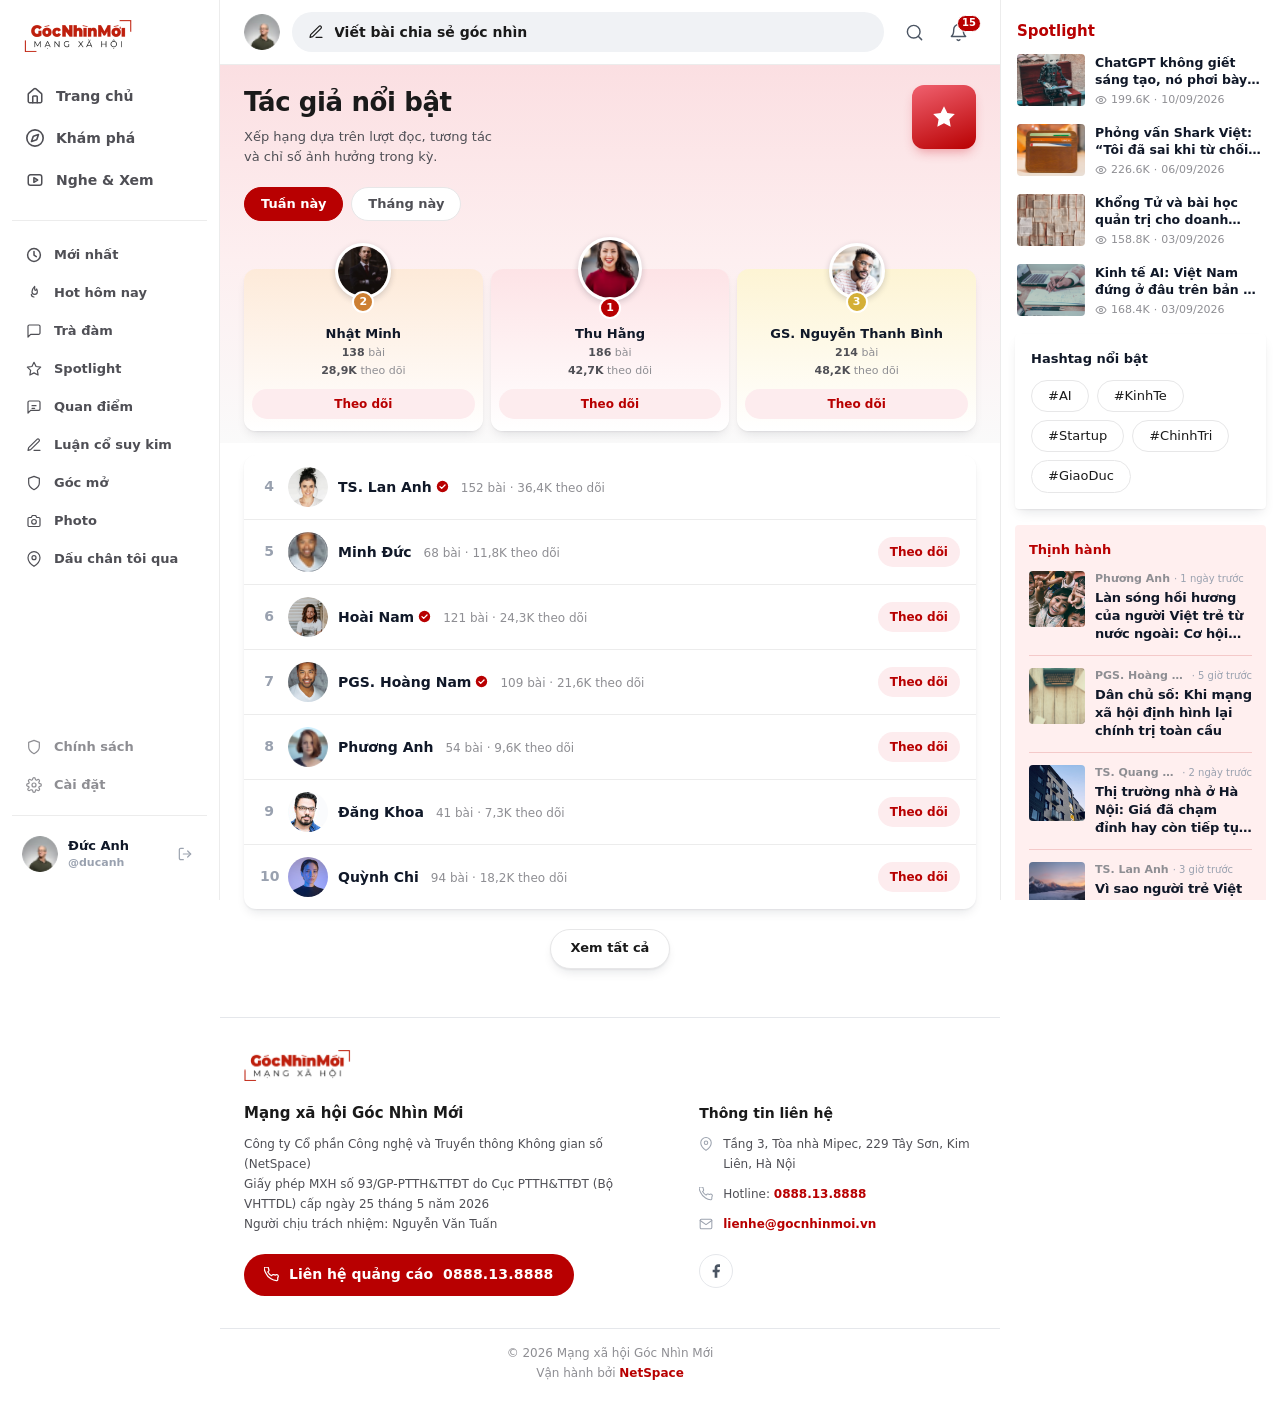
<file: bang-xep-hang.html>
<!DOCTYPE html>
<html lang="vi">
<head>
<meta charset="utf-8">
<meta name="viewport" content="width=device-width, initial-scale=1, viewport-fit=cover">
<meta name="theme-color" content="#ffffff">
<meta name="description" content="Bảng xếp hạng tác giả Góc Nhìn Mới — thứ hạng theo lượt đọc, tương tác và chỉ số ảnh hưởng.">
<title>Tác giả nổi bật — Góc Nhìn Mới</title>

<link rel="preconnect" href="https://fonts.googleapis.com">
<link rel="preconnect" href="https://fonts.gstatic.com" crossorigin>
<link href="https://fonts.googleapis.com/css2?family=Be+Vietnam+Pro:wght@400;500;600;700;800&display=swap" rel="stylesheet">
<link rel="stylesheet" href="assets/css/tailwind.css">
</head>
<body class="v-web">

<!-- ============ Bộ icon (vector xuất trực tiếp từ Figma) ============ -->
<svg width="0" height="0" style="position:absolute" aria-hidden="true" focusable="false">
  <symbol id="i-flame" viewBox="0 0 24 24">
    <path d="M13 2s-4 4-4 8a4 4 0 008 0c0-1.5-.5-3-1-4 0 0-1 2-2 2s-1-2-1-2z" fill="none" stroke="currentColor" stroke-width="1.8" stroke-linecap="round" stroke-linejoin="round"/>
    <path d="M12 18a4 4 0 01-4-4" fill="none" stroke="currentColor" stroke-width="1.8" stroke-linecap="round" stroke-linejoin="round"/>
  </symbol>
  <symbol id="i-star-line" viewBox="0 0 24 24">
    <path d="M12 2l3.09 6.26L22 9.27l-5 4.87 1.18 6.88L12 17.77l-6.18 3.25L7 14.14 2 9.27l6.91-1.01L12 2z" fill="none" stroke="currentColor" stroke-width="1.8" stroke-linecap="round" stroke-linejoin="round"/>
  </symbol>
  <symbol id="i-comment-lines" viewBox="0 0 24 24">
    <path d="M21 15a2 2 0 01-2 2H7l-4 4V5a2 2 0 012-2h14a2 2 0 012 2z" fill="none" stroke="currentColor" stroke-width="1.8" stroke-linecap="round" stroke-linejoin="round"/>
    <path d="M9 10h6M9 14h4" fill="none" stroke="currentColor" stroke-width="1.8" stroke-linecap="round"/>
  </symbol>
  <symbol id="i-pencil" viewBox="0 0 24 24">
    <path d="M12 20h9" fill="none" stroke="currentColor" stroke-width="1.8" stroke-linecap="round"/>
    <path d="M16.5 3.5a2.121 2.121 0 013 3L7 19l-4 1 1-4z" fill="none" stroke="currentColor" stroke-width="1.8" stroke-linecap="round" stroke-linejoin="round"/>
  </symbol>
  <symbol id="i-shield" viewBox="0 0 24 24">
    <path d="M12 22s8-4 8-10V5l-8-3-8 3v7c0 6 8 10 8 10z" fill="none" stroke="currentColor" stroke-width="1.8" stroke-linecap="round" stroke-linejoin="round"/>
  </symbol>
  <symbol id="i-settings" viewBox="0 0 24 24">
    <circle cx="12" cy="12" r="3" fill="none" stroke="currentColor" stroke-width="1.8"/>
    <path d="M19.4 15a1.65 1.65 0 00.33 1.82l.06.06a2 2 0 11-2.83 2.83l-.06-.06a1.65 1.65 0 00-1.82-.33 1.65 1.65 0 00-1 1.51V21a2 2 0 11-4 0v-.09A1.65 1.65 0 008 19.4a1.65 1.65 0 00-1.82.33l-.06.06a2 2 0 11-2.83-2.83l.06-.06A1.65 1.65 0 004.6 15a1.65 1.65 0 00-1.51-1H3a2 2 0 110-4h.09A1.65 1.65 0 004.6 9a1.65 1.65 0 00-.33-1.82l-.06-.06a2 2 0 112.83-2.83l.06.06A1.65 1.65 0 009 4.6a1.65 1.65 0 001-1.51V3a2 2 0 114 0v.09a1.65 1.65 0 001 1.51 1.65 1.65 0 001.82-.33l.06-.06a2 2 0 112.83 2.83l-.06.06A1.65 1.65 0 0019.4 9a1.65 1.65 0 001.51 1H21a2 2 0 110 4h-.09a1.65 1.65 0 00-1.51 1z" fill="none" stroke="currentColor" stroke-width="1.8" stroke-linecap="round" stroke-linejoin="round"/>
  </symbol>
  <symbol id="i-logout" viewBox="0 0 24 24">
    <path d="M9.5 20.5H5.5a2 2 0 01-2-2v-13a2 2 0 012-2h4" fill="none" stroke="currentColor" stroke-width="1.8" stroke-linecap="round" stroke-linejoin="round"/>
    <path d="M16 16.5l4.5-4.5L16 7.5" fill="none" stroke="currentColor" stroke-width="1.8" stroke-linecap="round" stroke-linejoin="round"/>
    <path d="M20.5 12h-11" fill="none" stroke="currentColor" stroke-width="1.8" stroke-linecap="round"/>
  </symbol>
  <symbol id="i-menu" viewBox="0 0 15.5 13.5">
    <path d="M0.75 0.75H14.75" stroke="currentColor" stroke-width="1.5" stroke-linecap="round"/>
    <path d="M0.75 6.75H14.75" stroke="currentColor" stroke-width="1.5" stroke-linecap="round"/>
    <path d="M0.75 12.75H14.75" stroke="currentColor" stroke-width="1.5" stroke-linecap="round"/>
  </symbol>
  <symbol id="i-bell" viewBox="0 0 18.986 18.986">
    <path d="M10.8616 16.6128C10.7225 16.8525 10.5229 17.0515 10.2827 17.1899C10.0425 17.3282 9.77018 17.401 9.493 17.401C9.21582 17.401 8.94351 17.3282 8.70332 17.1899C8.46313 17.0515 8.26351 16.8525 8.12443 16.6128M14.2395 6.32867C14.2395 5.06982 13.7394 3.86253 12.8493 2.97238C11.9591 2.08224 10.7519 1.58217 9.493 1.58217C8.23415 1.58217 7.02686 2.08224 6.13672 2.97238C5.24658 3.86253 4.7465 5.06982 4.7465 6.32867C4.7465 11.8663 2.37325 13.4484 2.37325 13.4484H16.6128C16.6128 13.4484 14.2395 11.8663 14.2395 6.32867Z" stroke="currentColor" stroke-width="1.42395" stroke-linecap="round" stroke-linejoin="round"/>
  </symbol>
  <symbol id="i-search" viewBox="0 0 19.9842 19.9842">
    <path d="M9.15943 15.8208C12.8384 15.8208 15.8208 12.8384 15.8208 9.15943C15.8208 5.48044 12.8384 2.49803 9.15943 2.49803C5.48044 2.49803 2.49803 5.48044 2.49803 9.15943C2.49803 12.8384 5.48044 15.8208 9.15943 15.8208Z" stroke="currentColor" stroke-width="1.5" stroke-linecap="round" stroke-linejoin="round"/>
    <path d="M17.4862 17.4862L13.9057 13.9057" stroke="currentColor" stroke-width="1.5" stroke-linecap="round" stroke-linejoin="round"/>
  </symbol>
  <symbol id="i-them-nguoi" viewBox="0 0 20 20">
    <circle cx="8" cy="6" r="3.1" stroke="currentColor" stroke-width="1.7" fill="none"/>
    <path d="M2.6 17.2v-.8A4.4 4.4 0 0 1 7 12h2a4.4 4.4 0 0 1 4.4 4.4v.8" stroke="currentColor" stroke-width="1.7" stroke-linecap="round" fill="none"/>
    <path d="M16.4 4.4v4.4M14.2 6.6h4.4" stroke="currentColor" stroke-width="1.7" stroke-linecap="round"/>
  </symbol>
  <symbol id="i-them" viewBox="0 0 16 16">
    <path d="M8 3.5v9M3.5 8h9" stroke="currentColor" stroke-width="1.8" stroke-linecap="round"/>
  </symbol>
  <symbol id="i-check" viewBox="0 0 16 16">
    <path d="M3.2 8.6l3.1 3.1 6.5-7.4" stroke="currentColor" stroke-width="1.8" stroke-linecap="round" stroke-linejoin="round" fill="none"/>
  </symbol>
  <symbol id="i-chevron" viewBox="0 0 12.9904 12.9904">
    <path d="M4.8714 9.7428L8.119 6.4952L4.8714 3.2476" stroke="currentColor" stroke-width="1.3" stroke-linecap="round" stroke-linejoin="round"/>
  </symbol>
  <symbol id="i-heart" viewBox="0 0 15.9882 15.9882">
    <path d="M13.8831 3.07107C13.5428 2.73065 13.1388 2.46061 12.6942 2.27638C12.2496 2.09214 11.773 1.99731 11.2917 1.99731C10.8104 1.99731 10.3338 2.09214 9.88913 2.27638C9.44449 2.46061 9.0405 2.73065 8.70025 3.07107L7.9941 3.77721L7.28795 3.07107C6.60067 2.38378 5.66851 1.99766 4.69653 1.99766C3.72456 1.99766 2.7924 2.38378 2.10511 3.07107C1.41783 3.75835 1.03171 4.69052 1.03171 5.66249C1.03171 6.63446 1.41783 7.56662 2.10511 8.25391L2.81126 8.96005L7.9941 14.1429L13.1769 8.96005L13.8831 8.25391C14.2235 7.91366 14.4935 7.50967 14.6778 7.06502C14.862 6.62038 14.9568 6.14379 14.9568 5.66249C14.9568 5.18118 14.862 4.7046 14.6778 4.25995C14.4935 3.81531 14.2235 3.41132 13.8831 3.07107Z" stroke="currentColor" stroke-width="1.19912" stroke-linecap="round" stroke-linejoin="round"/>
  </symbol>
  <symbol id="i-comment" viewBox="0 0 15.9882 15.9882">
    <path d="M13.9897 9.99262C13.9897 10.346 13.8493 10.6849 13.5994 10.9347C13.3496 11.1846 13.0107 11.325 12.6573 11.325H4.66322L1.99852 13.9897V3.33087C1.99852 2.97751 2.1389 2.63863 2.38876 2.38876C2.63863 2.1389 2.97751 1.99852 3.33087 1.99852H12.6573C13.0107 1.99852 13.3496 2.1389 13.5994 2.38876C13.8493 2.63863 13.9897 2.97751 13.9897 3.33087V9.99262Z" stroke="currentColor" stroke-width="1.19912" stroke-linecap="round" stroke-linejoin="round"/>
  </symbol>
  <symbol id="i-share" viewBox="0 0 15.9882 15.9882">
    <path d="M5.72244 9.00002L10.2724 11.6514M10.2658 4.3368L5.72244 6.98818M11.9912 5.3294C12.5212 5.3294 13.0295 5.11884 13.4043 4.74405C13.7791 4.36925 13.9897 3.86092 13.9897 3.33087C13.9897 2.80083 13.7791 2.2925 13.4043 1.9177C13.0295 1.54291 12.5212 1.33235 11.9912 1.33235C11.4611 1.33235 10.9528 1.54291 10.578 1.9177C10.2032 2.2925 9.99262 2.80083 9.99262 3.33087C9.99262 3.86092 10.2032 4.36925 10.578 4.74405C10.9528 5.11884 11.4611 5.3294 11.9912 5.3294ZM3.99705 7.9941C4.52709 7.9941 5.03542 7.78354 5.41022 7.40875C5.78502 7.03395 5.99557 6.52562 5.99557 5.99557C5.99557 5.46553 5.78502 4.9572 5.41022 4.5824C5.03542 4.20761 4.52709 3.99705 3.99705 3.99705C3.46701 3.99705 2.95868 4.20761 2.58388 4.5824C2.20908 4.9572 1.99852 5.46553 1.99852 5.99557C1.99852 6.52562 2.20908 7.03395 2.58388 7.40875C2.95868 7.78354 3.46701 7.9941 3.99705 7.9941ZM11.9912 10.6588C11.4611 10.6588 10.9528 10.8694 10.578 11.2442C10.2032 11.619 9.99262 12.1273 9.99262 12.6573C9.99262 13.1874 10.2032 13.6957 10.578 14.0705C10.9528 14.4453 11.4611 14.6559 11.9912 14.6559C12.5212 14.6559 13.0295 14.4453 13.4043 14.0705C13.7791 13.6957 13.9897 13.1874 13.9897 12.6573C13.9897 12.1273 13.7791 11.619 13.4043 11.2442C13.0295 10.8694 12.5212 10.6588 11.9912 10.6588Z" stroke="currentColor" stroke-width="1.19912" stroke-linecap="round" stroke-linejoin="round"/>
  </symbol>
  <symbol id="i-bookmark" viewBox="0 0 15.9882 15.9882">
    <path d="M12.6573 13.9897L7.9941 10.6588L3.33087 13.9897V3.33087C3.33087 2.97751 3.47125 2.63863 3.72111 2.38876C3.97098 2.1389 4.30986 1.99852 4.66322 1.99852H11.325C11.6783 1.99852 12.0172 2.1389 12.2671 2.38876C12.517 2.63863 12.6573 2.97751 12.6573 3.33087V13.9897Z" stroke="currentColor" stroke-width="1.19912" stroke-linecap="round" stroke-linejoin="round"/>
  </symbol>
  <symbol id="i-more" viewBox="0 0 15.9882 15.9882">
    <path d="M7.9941 4.33014C8.54598 4.33014 8.99336 3.88275 8.99336 3.33087C8.99336 2.779 8.54598 2.33161 7.9941 2.33161C7.44222 2.33161 6.99484 2.779 6.99484 3.33087C6.99484 3.88275 7.44222 4.33014 7.9941 4.33014Z" fill="currentColor"/>
    <path d="M7.9941 8.99336C8.54598 8.99336 8.99336 8.54598 8.99336 7.9941C8.99336 7.44222 8.54598 6.99484 7.9941 6.99484C7.44222 6.99484 6.99484 7.44222 6.99484 7.9941C6.99484 8.54598 7.44222 8.99336 7.9941 8.99336Z" fill="currentColor"/>
    <path d="M7.9941 13.6566C8.54598 13.6566 8.99336 13.2092 8.99336 12.6573C8.99336 12.1054 8.54598 11.6581 7.9941 11.6581C7.44222 11.6581 6.99484 12.1054 6.99484 12.6573C6.99484 13.2092 7.44222 13.6566 7.9941 13.6566Z" fill="currentColor"/>
  </symbol>
  <symbol id="i-play" viewBox="0 0 17.9867 17.9867">
    <path d="M3.74723 2.24834L14.2395 8.99335L3.74723 15.7384V2.24834Z" fill="currentColor"/>
  </symbol>
  <symbol id="i-play-sm" viewBox="0 0 10.9919 10.9919">
    <path d="M2.28998 1.37399L8.70192 5.49595L2.28998 9.61791V1.37399Z" fill="currentColor"/>
  </symbol>
  <symbol id="i-pause" viewBox="0 0 16 16">
    <rect x="3.5" y="2.5" width="3.4" height="11" rx="1.2" fill="currentColor"/>
    <rect x="9.1" y="2.5" width="3.4" height="11" rx="1.2" fill="currentColor"/>
  </symbol>
  <symbol id="i-pin" viewBox="0 0 10.9919 10.9919">
    <path d="M9.61791 4.57996C9.61791 7.78593 5.49595 10.5339 5.49595 10.5339C5.49595 10.5339 1.37399 7.78593 1.37399 4.57996C1.37399 3.48675 1.80826 2.43831 2.58128 1.66529C3.3543 0.892273 4.40274 0.457996 5.49595 0.457996C6.58916 0.457996 7.6376 0.892273 8.41062 1.66529C9.18364 2.43831 9.61791 3.48675 9.61791 4.57996ZM5.49595 4.57996C5.67638 4.57996 5.85505 4.54442 6.02175 4.47537C6.18845 4.40632 6.33992 4.30511 6.46751 4.17753C6.59509 4.04994 6.6963 3.89847 6.76535 3.73177C6.8344 3.56507 6.86994 3.38641 6.86994 3.20597C6.86994 3.02554 6.8344 2.84687 6.76535 2.68017C6.6963 2.51347 6.59509 2.362 6.46751 2.23442C6.33992 2.10683 6.18845 2.00562 6.02175 1.93657C5.85505 1.86752 5.67638 1.83198 5.49595 1.83198C5.13155 1.83198 4.78207 1.97674 4.52439 2.23442C4.26672 2.49209 4.12196 2.84157 4.12196 3.20597C4.12196 3.57038 4.26672 3.91985 4.52439 4.17753C4.78207 4.4352 5.13155 4.57996 5.49595 4.57996Z" stroke="currentColor" stroke-width="0.915992" stroke-linecap="round" stroke-linejoin="round"/>
  </symbol>
  <symbol id="i-star" viewBox="0 0 10.9919 10.9919">
    <path d="M5.49595 0.915992L6.91116 3.78305L10.0759 4.24562L7.78593 6.47606L8.32636 9.62707L5.49595 8.13859L2.66554 9.62707L3.20597 6.47606L0.915992 4.24562L4.08074 3.78305L5.49595 0.915992Z" fill="currentColor"/>
  </symbol>
  <symbol id="i-bookmark-lg" viewBox="0 0 14.9889 14.9889">
    <path d="M11.8662 13.1153L7.49445 9.9926L3.12269 13.1153V3.12269C3.12269 2.79141 3.25429 2.4737 3.48853 2.23946C3.72278 2.00521 4.04049 1.87361 4.37176 1.87361H10.6171C10.9484 1.87361 11.2661 2.00521 11.5004 2.23946C11.7346 2.4737 11.8662 2.79141 11.8662 3.12269V13.1153Z" stroke="currentColor" stroke-width="1.24908" stroke-linecap="round" stroke-linejoin="round"/>
  </symbol>
  <symbol id="i-map-pin" viewBox="0 0 13.9897 13.9897">
    <path d="M12.241 5.82904C12.241 9.90937 6.99485 13.4068 6.99485 13.4068C6.99485 13.4068 1.74871 9.90937 1.74871 5.82904C1.74871 4.43768 2.30143 3.1033 3.28527 2.11946C4.26911 1.13562 5.60349 0.582904 6.99485 0.582904C8.38621 0.582904 9.72059 1.13562 10.7044 2.11946C11.6883 3.1033 12.241 4.43768 12.241 5.82904Z" stroke="currentColor" stroke-width="1.04923" stroke-linecap="round" stroke-linejoin="round"/>
    <path d="M6.99485 7.57775C7.96064 7.57775 8.74356 6.79483 8.74356 5.82904C8.74356 4.86325 7.96064 4.08033 6.99485 4.08033C6.02906 4.08033 5.24614 4.86325 5.24614 5.82904C5.24614 6.79483 6.02906 7.57775 6.99485 7.57775Z" stroke="currentColor" stroke-width="1.04923" stroke-linecap="round" stroke-linejoin="round"/>
  </symbol>
  <symbol id="i-phone" viewBox="0 0 13.9897 13.9897">
    <path d="M12.8239 9.86274V11.6115C12.8246 11.7738 12.7913 11.9345 12.7263 12.0832C12.6612 12.232 12.5658 12.3655 12.4462 12.4752C12.3266 12.585 12.1854 12.6685 12.0316 12.7205C11.8778 12.7726 11.7148 12.7919 11.5532 12.7773C9.75947 12.5824 8.0365 11.9694 6.5227 10.9877C4.424 9.78022 2.76573 7.93407 1.78952 5.71829C0.832491 4.19822 0.243667 2.47566 0.0699486 0.687827C0.168197 0.467119 0.332587 0.282385 0.540389 0.159166C0.748192 0.0359462 0.989142 -0.0196722 1.22993 0C1.22993 0 2.97864 0 2.97864 0C3.26153 -0.00278413 3.53578 0.0973909 3.75027 0.281853C3.96476 0.466316 4.10486 0.722479 4.14445 1.0026C4.21848 1.56218 4.35488 2.11186 4.55248 2.64056C4.63091 2.84919 4.64788 3.07594 4.60139 3.29392C4.5549 3.51191 4.4469 3.712 4.29017 3.87048L3.54989 4.61077C4.37968 6.0701 5.58798 7.2784 7.04731 8.1082L7.7876 7.36791C7.94608 7.21119 8.14618 7.10318 8.36416 7.05669C8.58215 7.0102 8.80889 7.02718 9.01753 7.1056C9.54622 7.30321 10.0959 7.43961 10.6555 7.51363C10.967 7.22609 11.38 7.07406 11.8036 7.09101C12.2272 7.10795 12.6267 7.29247 12.9142 7.60398C13.2018 7.9155 13.3538 8.32848 13.3369 8.75207C13.3199 9.17567 13.1354 9.57519 12.8239 9.86274Z" stroke="currentColor" stroke-width="1.04923" stroke-linecap="round" stroke-linejoin="round"/>
  </symbol>
  <symbol id="i-mail" viewBox="0 0 13.9897 13.9897">
    <path d="M2.33162 2.33162H11.6581C12.2993 2.33162 12.8239 2.85623 12.8239 3.49742V10.4923C12.8239 11.1335 12.2993 11.6581 11.6581 11.6581H2.33162C1.69042 11.6581 1.16581 11.1335 1.16581 10.4923V3.49742C1.16581 2.85623 1.69042 2.33162 2.33162 2.33162Z" stroke="currentColor" stroke-width="1.04923" stroke-linecap="round" stroke-linejoin="round"/>
    <path d="M12.8239 3.49743L6.99485 7.57775L1.16581 3.49743" stroke="currentColor" stroke-width="1.04923" stroke-linecap="round" stroke-linejoin="round"/>
  </symbol>
  <symbol id="i-phone-btn" viewBox="0 0 14.9889 14.9889">
    <path d="M13.7398 10.5672V12.4408C13.7405 12.6147 13.7049 12.7869 13.6352 12.9463C13.5655 13.1056 13.4633 13.2487 13.3352 13.3663C13.207 13.4839 13.0557 13.5734 12.8909 13.6291C12.7262 13.6848 12.5516 13.7055 12.3783 13.6899C10.4565 13.481 8.6105 12.8243 6.98857 11.7725C4.73998 10.4788 2.96327 8.50075 1.91733 6.12671C0.89195 4.49807 0.26107 2.65248 0.0749442 0.736954C0.18021 0.500482 0.356341 0.302554 0.578986 0.170533C0.80163 0.0385132 1.05979 -0.0210777 1.31777 0C1.31777 0 3.19139 0 3.19139 0C3.49448 -0.0029834 3.78831 0.104347 4.01813 0.301984C4.24794 0.499621 4.39804 0.774081 4.44046 1.0742C4.51978 1.67376 4.66592 2.2627 4.87764 2.82915C4.96167 3.05269 4.97985 3.29563 4.93004 3.52919C4.88023 3.76274 4.76451 3.97712 4.5966 4.14693L3.80343 4.94009C4.6925 6.50365 5.9871 7.79825 7.55066 8.68732L8.34382 7.89415C8.51363 7.72624 8.72801 7.61052 8.96156 7.56071C9.19512 7.5109 9.43806 7.52908 9.6616 7.61311C10.2281 7.82483 10.817 7.97097 11.4165 8.05029C11.7503 7.7422 12.1928 7.57932 12.6466 7.59747C13.1005 7.61563 13.5285 7.81333 13.8366 8.14709C14.1447 8.48085 14.3076 8.92333 14.2894 9.37718C14.2713 9.83104 14.0736 10.2591 13.7398 10.5672Z" stroke="currentColor" stroke-width="1.24908" stroke-linecap="round" stroke-linejoin="round"/>
  </symbol>
  <symbol id="i-close" viewBox="0 0 16 16">
    <path d="M3.5 3.5L12.5 12.5M12.5 3.5L3.5 12.5" stroke="currentColor" stroke-width="1.5" stroke-linecap="round"/>
  </symbol>
  <symbol id="i-eye" viewBox="0 0 13.9982 13.9982">
    <path d="M1.20268 6.79613C1.15407 6.92708 1.15407 7.07112 1.20268 7.20207C1.67611 8.35001 2.47973 9.33153 3.51166 10.0222C4.5436 10.7128 5.75737 11.0815 6.9991 11.0815C8.24083 11.0815 9.4546 10.7128 10.4865 10.0222C11.5185 9.33153 12.3221 8.35001 12.7955 7.20207C12.8441 7.07112 12.8441 6.92708 12.7955 6.79613C12.3221 5.64819 11.5185 4.66667 10.4865 3.97603C9.4546 3.28539 8.24083 2.9167 6.9991 2.9167C5.75737 2.9167 4.5436 3.28539 3.51166 3.97603C2.47973 4.66667 1.67611 5.64819 1.20268 6.79613Z" stroke="currentColor" stroke-width="1.16652" stroke-linecap="round" stroke-linejoin="round"/>
    <path d="M6.9991 8.74888C7.96549 8.74888 8.74902 7.96535 8.74902 6.99896C8.74902 6.03257 7.96549 5.24904 6.9991 5.24904C6.03271 5.24904 5.24918 6.03257 5.24918 6.99896C5.24918 7.96535 6.03271 8.74888 6.9991 8.74888Z" stroke="currentColor" stroke-width="1.16652" stroke-linecap="round" stroke-linejoin="round"/>
  </symbol>
  <symbol id="i-nav-home" viewBox="0 0 19.9674 19.9674">
    <path d="M12.4796 17.4715V10.8157C12.4796 10.595 12.392 10.3834 12.2359 10.2274C12.0799 10.0713 11.8683 9.9837 11.6476 9.9837H8.31975C8.0991 9.9837 7.88748 10.0713 7.73145 10.2274C7.57543 10.3834 7.48777 10.595 7.48777 10.8157V17.4715" stroke="currentColor" stroke-width="1.7" stroke-linecap="round" stroke-linejoin="round"/>
    <path d="M2.49593 8.31975C2.49587 8.0777 2.54862 7.83855 2.6505 7.61899C2.75237 7.39942 2.90093 7.20474 3.08579 7.04849L8.90962 2.05748C9.20995 1.80364 9.59047 1.66438 9.9837 1.66438C10.377 1.66438 10.7574 1.80364 11.0578 2.05748L16.8816 7.04849C17.0664 7.20474 17.215 7.39942 17.3169 7.61899C17.4187 7.83855 17.4715 8.0777 17.4715 8.31975V15.8075C17.4715 16.2488 17.2961 16.6721 16.9841 16.9841C16.6721 17.2961 16.2488 17.4715 15.8075 17.4715H4.15988C3.71857 17.4715 3.29534 17.2961 2.98328 16.9841C2.67123 16.6721 2.49593 16.2488 2.49593 15.8075V8.31975Z" stroke="currentColor" stroke-width="1.7" stroke-linecap="round" stroke-linejoin="round"/>
  </symbol>
  <symbol id="i-nav-media" viewBox="0 0 19.9674 19.9674">
    <path d="M14.9755 4.1632H4.99185C3.61339 4.1632 2.49592 5.28067 2.49592 6.65913V13.3183C2.49592 14.6967 3.61339 15.8142 4.99185 15.8142H14.9755C16.354 15.8142 17.4715 14.6967 17.4715 13.3183V6.65913C17.4715 5.28067 16.354 4.1632 14.9755 4.1632Z" stroke="currentColor" stroke-width="1.66728" stroke-linecap="round" stroke-linejoin="round"/>
    <path d="M8.73574 7.48777L12.8989 9.9837L8.73574 12.4796V7.48777Z" stroke="currentColor" stroke-width="1.66728" stroke-linecap="round" stroke-linejoin="round"/>
  </symbol>
  <symbol id="i-nav-explore" viewBox="0 0 18.3034 18.3034">
    <path d="M12.6793 5.62415L11.1784 10.126C11.0967 10.3711 10.9591 10.5937 10.7765 10.7765C10.5937 10.9591 10.3711 11.0967 10.126 11.1784L5.62415 12.6793L7.12503 8.17748C7.20672 7.9324 7.34435 7.7097 7.52702 7.52702C7.7097 7.34435 7.9324 7.20672 8.17748 7.12503L12.6793 5.62415Z" stroke="currentColor" stroke-width="1.66395" stroke-linecap="round" stroke-linejoin="round"/>
    <path d="M9.15172 17.4714C13.7466 17.4714 17.4714 13.7466 17.4714 9.15172C17.4714 4.55685 13.7466 0.831975 9.15172 0.831975C4.55685 0.831975 0.831975 4.55685 0.831975 9.15172C0.831975 13.7466 4.55685 17.4714 9.15172 17.4714Z" stroke="currentColor" stroke-width="1.66395" stroke-linecap="round" stroke-linejoin="round"/>
  </symbol>
  <symbol id="i-cong" viewBox="0 0 16 16">
    <path d="M8 2.5v11M2.5 8h11" stroke="currentColor" stroke-width="1.8" stroke-linecap="round" fill="none"/>
  </symbol>
  <symbol id="i-nav-write" viewBox="0 0 17.8844 17.8844">
    <path d="M8.52774 1.86889H2.70392C2.26261 1.86889 1.83938 2.0442 1.52732 2.35624C1.21527 2.6683 1.03997 3.09153 1.03997 3.53284V15.1805C1.03997 15.6218 1.21527 16.045 1.52732 16.3571C1.83938 16.6691 2.26261 16.8445 2.70392 16.8445H14.3515C14.7929 16.8445 15.2161 16.6691 15.5282 16.3571C15.8402 16.045 16.0155 15.6218 16.0155 15.1805V9.35666" stroke="currentColor" stroke-width="2.07994" stroke-linecap="round" stroke-linejoin="round"/>
    <path d="M13.8316 1.5569C14.1626 1.22591 14.6114 1.03997 15.0795 1.03997C15.5476 1.03997 15.9966 1.22591 16.3275 1.5569C16.6585 1.88788 16.8444 2.33678 16.8444 2.80486C16.8444 3.27294 16.6585 3.72184 16.3275 4.05283L8.82889 11.5522C8.63135 11.7496 8.38731 11.8941 8.11924 11.9724L5.72898 12.6713C5.65739 12.6922 5.5815 12.6934 5.50926 12.6749C5.43702 12.6564 5.37109 12.6188 5.31835 12.5661C5.26563 12.5133 5.22804 12.4474 5.20952 12.3751C5.19102 12.3029 5.19227 12.227 5.21315 12.1554L5.91201 9.76512C5.99065 9.49734 6.13542 9.25355 6.33299 9.05631L13.8316 1.5569Z" stroke="currentColor" stroke-width="2.07994" stroke-linecap="round" stroke-linejoin="round"/>
  </symbol>
  <symbol id="i-verified" viewBox="0 0 16 16">
    <circle cx="8" cy="8" r="7" fill="currentColor"/>
    <path d="M4.9 8.2L7 10.3L11.1 6.2" stroke="#fff" stroke-width="1.6" stroke-linecap="round" stroke-linejoin="round" fill="none"/>
  </symbol>
  <symbol id="i-nav-user" viewBox="0 0 19.9674 19.9674">
    <path d="M16.6395 17.4715V15.8075C16.6395 14.9249 16.2889 14.0784 15.6648 13.4543C15.0407 12.8302 14.1943 12.4796 13.3116 12.4796H6.6558C5.77316 12.4796 4.9267 12.8302 4.3026 13.4543C3.6785 14.0784 3.3279 14.9249 3.3279 15.8075V17.4715" stroke="currentColor" stroke-width="1.7" stroke-linecap="round" stroke-linejoin="round"/>
    <path d="M9.9837 9.1517C11.8217 9.1517 13.3116 7.6618 13.3116 5.8237C13.3116 3.9857 11.8217 2.4958 9.9837 2.4958C8.1457 2.4958 6.6558 3.9857 6.6558 5.8237C6.6558 7.6618 8.1457 9.1517 9.9837 9.1517Z" stroke="currentColor" stroke-width="1.7" stroke-linecap="round" stroke-linejoin="round"/>
  </symbol>
  <symbol id="i-clock" viewBox="0 0 16 16">
    <circle cx="8" cy="8" r="6.4" stroke="currentColor" stroke-width="1.5" fill="none"/>
    <path d="M8 4.6V8.2L10.3 9.6" stroke="currentColor" stroke-width="1.5" stroke-linecap="round" stroke-linejoin="round" fill="none"/>
  </symbol>
  <symbol id="i-alert" viewBox="0 0 16 16">
    <circle cx="8" cy="8" r="6.4" stroke="currentColor" stroke-width="1.5" fill="none"/>
    <path d="M8 4.9V8.6" stroke="currentColor" stroke-width="1.5" stroke-linecap="round"/>
    <circle cx="8" cy="11.1" r=".95" fill="currentColor"/>
  </symbol>
  <symbol id="i-draft" viewBox="0 0 16 16">
    <path d="M9.1 1.9H4.4C3.85 1.9 3.4 2.35 3.4 2.9V13.1C3.4 13.65 3.85 14.1 4.4 14.1H11.6C12.15 14.1 12.6 13.65 12.6 13.1V5.4L9.1 1.9Z" stroke="currentColor" stroke-width="1.5" stroke-linejoin="round" fill="none"/>
    <path d="M9.1 1.9V5.4H12.6" stroke="currentColor" stroke-width="1.5" stroke-linejoin="round" fill="none"/>
  </symbol>
  <symbol id="i-link" viewBox="0 0 16 16">
    <path d="M6.7 8.65C6.98 9.02 7.34 9.33 7.75 9.55C8.16 9.77 8.62 9.9 9.08 9.93C9.55 9.96 10.01 9.89 10.45 9.73C10.88 9.56 11.28 9.31 11.6 8.98L13.6 6.98C14.18 6.38 14.5 5.58 14.49 4.75C14.48 3.92 14.15 3.13 13.56 2.54C12.97 1.95 12.18 1.62 11.35 1.61C10.52 1.6 9.72 1.92 9.13 2.5L7.98 3.64" stroke="currentColor" stroke-width="1.5" stroke-linecap="round" stroke-linejoin="round" fill="none"/>
    <path d="M9.3 7.35C9.02 6.98 8.66 6.67 8.25 6.45C7.84 6.23 7.38 6.1 6.92 6.07C6.45 6.04 5.99 6.11 5.55 6.27C5.12 6.44 4.72 6.69 4.4 7.02L2.4 9.02C1.82 9.62 1.5 10.42 1.51 11.25C1.52 12.08 1.85 12.87 2.44 13.46C3.03 14.05 3.82 14.38 4.65 14.39C5.48 14.4 6.28 14.08 6.87 13.5L8.02 12.36" stroke="currentColor" stroke-width="1.5" stroke-linecap="round" stroke-linejoin="round" fill="none"/>
  </symbol>
  <symbol id="i-send" viewBox="0 0 16 16">
    <path d="M14.3 1.7L7.3 8.7" stroke="currentColor" stroke-width="1.5" stroke-linecap="round" stroke-linejoin="round" fill="none"/>
    <path d="M14.3 1.7L9.85 14.3L7.3 8.7L1.7 6.15L14.3 1.7Z" stroke="currentColor" stroke-width="1.5" stroke-linecap="round" stroke-linejoin="round" fill="none"/>
  </symbol>
  <symbol id="i-trash" viewBox="0 0 16 16">
    <path d="M2.4 4.2H13.6" stroke="currentColor" stroke-width="1.5" stroke-linecap="round"/>
    <path d="M5.6 4.2V2.9C5.6 2.35 6.05 1.9 6.6 1.9H9.4C9.95 1.9 10.4 2.35 10.4 2.9V4.2" stroke="currentColor" stroke-width="1.5" stroke-linecap="round" stroke-linejoin="round" fill="none"/>
    <path d="M12.3 4.2V13.1C12.3 13.65 11.85 14.1 11.3 14.1H4.7C4.15 14.1 3.7 13.65 3.7 13.1V4.2" stroke="currentColor" stroke-width="1.5" stroke-linecap="round" stroke-linejoin="round" fill="none"/>
  </symbol>
  <symbol id="i-camera" viewBox="0 0 20 20">
    <path d="M17.5 15.4C17.5 16.2 16.8 16.9 16 16.9H4C3.2 16.9 2.5 16.2 2.5 15.4V7.1C2.5 6.3 3.2 5.6 4 5.6H6.6L7.9 3.1H12.1L13.4 5.6H16C16.8 5.6 17.5 6.3 17.5 7.1V15.4Z" stroke="currentColor" stroke-width="1.5" stroke-linejoin="round" fill="none"/>
    <circle cx="10" cy="11" r="2.9" stroke="currentColor" stroke-width="1.5" fill="none"/>
  </symbol>
  <symbol id="i-facebook" viewBox="0 0 15.9882 15.9882">
    <path d="M11.9912 1.33235H9.99263C9.10922 1.33235 8.262 1.68328 7.63734 2.30794C7.01268 2.9326 6.66175 3.77982 6.66175 4.66322V6.66175H4.66323V9.32645H6.66175V14.6559H9.32645V9.32645H11.325L11.9912 6.66175H9.32645V4.66322C9.32645 4.48654 9.39664 4.3171 9.52157 4.19217C9.6465 4.06724 9.81594 3.99705 9.99263 3.99705H11.9912V1.33235Z" fill="currentColor"/>
  </symbol>
</svg>

<div class="page">

  <!-- ============ Header trang con ============ -->
  <header class="app-header sticky top-0 z-50 bg-surface border-b border-line-3 shadow-header" id="appHeader">
    <div class="shell w-full max-w-shell mx-auto px-4 app-header__inner h-[64px] flex items-center justify-between gap-2">
      <a class="btn-back size-5 grid place-items-center text-icon-dark" href="index.html" data-back aria-label="Quay lại">
        <svg class="icon size-4 flex-none" aria-hidden="true"><use href="#i-chevron"></use></svg>
      </a>

      <h1 class="page-title text-[20px] font-semibold leading-[28px] text-[#000] truncate">Tác giả nổi bật</h1>
      <a class="icon-btn relative size-9 grid place-items-center rounded-full text-icon-dark transition-colors active:bg-surface-fill" href="thong-bao.html" aria-label="Thông báo" data-chuong>
        <svg class="icon size-4 flex-none" aria-hidden="true"><use href="#i-bell"></use></svg>
        <span class="icon-btn__dot absolute top-[6px] left-[22px] size-2 rounded-full bg-primary-800" aria-hidden="true" hidden></span>
      </a>
    </div>
  </header>


  <!-- ============ Cột điều hướng (chỉ hiện ở màn rộng) ============ -->
  <aside class="desknav" aria-label="Điều hướng chính">
    <a class="desknav__brand" href="index.html" aria-label="Góc Nhìn Mới — về trang chủ">
      <img src="assets/img/logo-gnm.png" alt="Góc Nhìn Mới" width="108" height="32">
    </a>

    <nav aria-label="Khu vực chính">
      <ul class="desknav__list">
        <li><a class="desknav__link" href="index.html"><svg class="icon size-4 flex-none desknav__ico" aria-hidden="true"><use href="#i-nav-home"></use></svg>Trang chủ</a></li>
        <li><a class="desknav__link" href="kham-pha.html"><svg class="icon size-4 flex-none desknav__ico" aria-hidden="true"><use href="#i-nav-explore"></use></svg>Khám phá</a></li>
        <li><a class="desknav__link" href="nghe-va-xem.html"><svg class="icon size-4 flex-none desknav__ico" aria-hidden="true"><use href="#i-nav-media"></use></svg>Nghe & Xem</a></li>
      </ul>
    </nav>

    <nav class="desknav__group" aria-label="Chuyên mục">
      <ul class="desknav__list">
        <li><a class="desknav__link desknav__link--sub" href="moi-nhat.html"><svg class="icon size-4 flex-none desknav__ico" aria-hidden="true"><use href="#i-clock"></use></svg>Mới nhất</a></li>
        <li><a class="desknav__link desknav__link--sub" href="hot-hom-nay.html"><svg class="icon size-4 flex-none desknav__ico" aria-hidden="true"><use href="#i-flame"></use></svg>Hot hôm nay</a></li>
        <li><a class="desknav__link desknav__link--sub" href="tra-dam.html"><svg class="icon size-4 flex-none desknav__ico" aria-hidden="true"><use href="#i-comment"></use></svg>Trà đàm</a></li>
        <li><a class="desknav__link desknav__link--sub" href="spotlight.html"><svg class="icon size-4 flex-none desknav__ico" aria-hidden="true"><use href="#i-star-line"></use></svg>Spotlight</a></li>
        <li><a class="desknav__link desknav__link--sub" href="quan-diem.html"><svg class="icon size-4 flex-none desknav__ico" aria-hidden="true"><use href="#i-comment-lines"></use></svg>Quan điểm</a></li>
        <li><a class="desknav__link desknav__link--sub" href="luan-co-suy-kim.html"><svg class="icon size-4 flex-none desknav__ico" aria-hidden="true"><use href="#i-pencil"></use></svg>Luận cổ suy kim</a></li>
        <li><a class="desknav__link desknav__link--sub" href="goc-mo.html"><svg class="icon size-4 flex-none desknav__ico" aria-hidden="true"><use href="#i-shield"></use></svg>Góc mở</a></li>
        <li><a class="desknav__link desknav__link--sub" href="photo.html"><svg class="icon size-4 flex-none desknav__ico" aria-hidden="true"><use href="#i-camera"></use></svg>Photo</a></li>
        <li><a class="desknav__link desknav__link--sub" href="dau-chan-toi-qua-list.html"><svg class="icon size-4 flex-none desknav__ico" aria-hidden="true"><use href="#i-map-pin"></use></svg>Dấu chân tôi qua</a></li>
      </ul>
    </nav>

        <div class="desknav__foot">
      <ul class="desknav__list">
        <li><a class="desknav__link desknav__link--sub desknav__link--mute" href="#"><svg class="icon size-4 flex-none desknav__ico" aria-hidden="true"><use href="#i-shield"></use></svg>Chính sách</a></li>
        <li><a class="desknav__link desknav__link--sub desknav__link--mute" href="#"><svg class="icon size-4 flex-none desknav__ico" aria-hidden="true"><use href="#i-settings"></use></svg>Cài đặt</a></li>
      </ul>

      <div class="desknav__me">
        <a class="desknav__me__lk" href="ca-nhan.html">
          <img src="assets/img/avatar-duc-anh.png" alt="" width="36" height="36" loading="lazy">
          <span class="desknav__me__body">
          <span class="desknav__me__name">Đức Anh</span>
          <span class="desknav__me__handle">@ducanh</span>
        </span>
        </a>
        <button class="desknav__me__out" type="button" data-dang-xuat aria-label="Đăng xuất" title="Đăng xuất">
          <svg class="icon size-4 flex-none" aria-hidden="true"><use href="#i-logout"></use></svg>
        </button>
      </div>
    </div>
  </aside>
  <main id="main">
    <div class="deskbar">
      <button class="deskbar__menu" type="button" aria-label="Mở menu chuyên mục" aria-expanded="false" aria-controls="drawer" data-drawer-open>
        <svg class="icon size-4 flex-none" aria-hidden="true"><use href="#i-menu"></use></svg>
      </button>
      <a class="deskbar__logo" href="index.html" aria-label="Góc Nhìn Mới — về trang chủ">
        <img src="assets/img/logo-gnm.png" alt="Góc Nhìn Mới" width="108" height="32">
      </a>
      <a class="deskbar__ava" href="ca-nhan.html" aria-label="Trang cá nhân của bạn"><img class="deskbar__compose-ava" src="assets/img/avatar-duc-anh.png" alt="" width="36" height="36"></a>
      <button class="deskbar__compose" type="button" data-them-nd aria-label="Viết bài chia sẻ góc nhìn">
        <svg class="icon size-4 flex-none deskbar__compose-but" aria-hidden="true"><use href="#i-pencil"></use></svg>
        <span class="deskbar__compose-txt">Viết bài chia sẻ góc nhìn</span>
      </button>
      <div class="deskbar__cuoi">
        <button class="icon-btn relative size-9 grid place-items-center rounded-full text-icon-dark transition-colors active:bg-surface-fill" type="button" aria-label="Tìm kiếm" aria-expanded="false" aria-controls="deskTim" data-desk-tim>
        <svg class="icon size-4 flex-none" aria-hidden="true"><use href="#i-search"></use></svg>
      </button>
      <a class="icon-btn relative size-9 grid place-items-center rounded-full text-icon-dark transition-colors active:bg-surface-fill" href="thong-bao.html" aria-label="Thông báo" data-chuong>
        <svg class="icon size-4 flex-none" aria-hidden="true"><use href="#i-bell"></use></svg>
        <span class="icon-btn__dot absolute top-[6px] left-[22px] size-2 rounded-full bg-primary-800" aria-hidden="true" hidden></span>
      </a>
      <a class="deskbar__toi" href="ca-nhan.html" aria-label="Trang cá nhân của bạn">
        <img src="assets/img/avatar-duc-anh.png" alt="" width="32" height="32">
      </a>
      </div>
      <div class="deskbar__tim" id="deskTim" hidden>
        <form class="deskbar__tim-form" role="search" onsubmit="return false">
          <svg class="icon size-4 flex-none" aria-hidden="true"><use href="#i-search"></use></svg>
          <input type="search" placeholder="Tìm bài viết, tác giả, chủ đề..." autocomplete="off" aria-label="Tìm kiếm" data-search>
          <button class="deskbar__tim-xoa" type="button" aria-label="Xoá từ khoá" data-desk-tim-xoa><svg class="icon size-4 flex-none" aria-hidden="true"><use href="#i-close"></use></svg></button>
          <button class="deskbar__tim-tim" type="submit">Tìm</button>
        </form>
        <p class="deskbar__tim-tieude">Tìm kiếm gần đây</p>
        <ul class="deskbar__tim-ds">
          <li><button type="button" data-tim-goiy="Hà Nội"><svg class="icon size-4 flex-none" aria-hidden="true"><use href="#i-clock"></use></svg>Hà Nội</button></li>
          <li><button type="button" data-tim-goiy="Du lịch Việt Nam"><svg class="icon size-4 flex-none" aria-hidden="true"><use href="#i-clock"></use></svg>Du lịch Việt Nam</button></li>
        </ul>
      </div>
    </div>

    <!-- ============ Đầu trang xếp hạng ============ -->
    <section class="lb-hero pb-3" aria-labelledby="lb-heading">
      <div class="shell w-full max-w-shell mx-auto px-4">
        <div class="flex items-start justify-between gap-4 pt-5">
          <div>
            <h2 class="text-[26px] font-extrabold leading-[34px] tracking-[-.015em] text-ink" id="lb-heading">Tác giả nổi bật</h2>
            <p class="pt-2 max-w-[30ch] text-[13px] leading-[20px] text-ink-action">Xếp hạng dựa trên lượt đọc, tương tác và chỉ số ảnh hưởng trong kỳ.</p>
          </div>
          <span class="lb-tile size-16 flex-none grid place-items-center rounded-lg text-surface" aria-hidden="true"><svg class="icon size-4 flex-none"><use href="#i-star"></use></svg></span>
        </div>

        <div class="lb-range flex gap-2 pt-5" role="tablist" aria-label="Kỳ xếp hạng">
          <button class="chip flex-none py-[6px] px-4 border border-line-2 rounded-full bg-surface text-ink-action text-[13px] font-semibold leading-[19.5px] whitespace-nowrap transition-colors duration-[180] ease-out aria-selected:bg-ink aria-selected:border-ink aria-selected:text-surface" type="button" role="tab" aria-selected="true" data-range="tuan">Tuần này</button>
          <button class="chip flex-none py-[6px] px-4 border border-line-2 rounded-full bg-surface text-ink-action text-[13px] font-semibold leading-[19.5px] whitespace-nowrap transition-colors duration-[180] ease-out aria-selected:bg-ink aria-selected:border-ink aria-selected:text-surface" type="button" role="tab" aria-selected="false" data-range="thang">Tháng này</button>
        </div>

        <div data-range-panel="thang" hidden>
      <ol class="grid grid-cols-3 gap-2 items-stretch pt-12">
        <li class="relative min-w-0 rounded-lg pt-[50px] px-2 pb-3 text-center shadow-card flex flex-col podium__item--2">
          <img class="podium__ava absolute -top-[26px] left-1/2 -translate-x-1/2 size-14 border-[3px] border-surface rounded-full object-cover bg-surface-fill" src="assets/img/avatar-thu-hang.png" alt="" width="64" height="64">
          <span class="podium__no absolute top-[22px] left-1/2 -translate-x-1/2 size-[22px] grid place-items-center rounded-full border-2 border-surface text-surface text-[11px] font-extrabold">2</span>
          <p class="text-[13px] font-bold leading-[18px] text-ink-strong line-clamp-2 mt-auto">Thu Hằng</p>
          <p class="podium__stat pt-[2px] text-[11px] leading-[16px] text-ink-muted tabular-nums"><b>186</b> bài</p>
            <p class="podium__stat pt-[2px] text-[11px] leading-[16px] text-ink-muted tabular-nums"><b>42,7K</b> theo dõi</p>
          <button class="podium__follow w-full mt-[10px] py-[6px] rounded-full bg-[#fdecee] text-primary-800 text-[12px] font-bold leading-[18px]" type="button" aria-pressed="false" data-follow>Theo dõi</button>
        </li>
        <li class="relative min-w-0 rounded-lg pt-[50px] px-2 pb-3 text-center shadow-card flex flex-col podium__item--1 pt-[56px]">
          <img class="podium__ava absolute -top-[26px] left-1/2 -translate-x-1/2 size-14 border-[3px] border-surface rounded-full object-cover bg-surface-fill" src="assets/img/avatar-nguyen-thanh-binh.png" alt="" width="64" height="64">
          <span class="podium__no absolute top-[22px] left-1/2 -translate-x-1/2 size-[22px] grid place-items-center rounded-full border-2 border-surface text-surface text-[11px] font-extrabold">1</span>
          <p class="text-[13px] font-bold leading-[18px] text-ink-strong line-clamp-2 mt-auto">GS. Nguyễn Thanh Bình</p>
          <p class="podium__stat pt-[2px] text-[11px] leading-[16px] text-ink-muted tabular-nums"><b>214</b> bài</p>
            <p class="podium__stat pt-[2px] text-[11px] leading-[16px] text-ink-muted tabular-nums"><b>48,2K</b> theo dõi</p>
          <button class="podium__follow w-full mt-[10px] py-[6px] rounded-full bg-[#fdecee] text-primary-800 text-[12px] font-bold leading-[18px]" type="button" aria-pressed="false" data-follow>Theo dõi</button>
        </li>
        <li class="relative min-w-0 rounded-lg pt-[50px] px-2 pb-3 text-center shadow-card flex flex-col podium__item--3">
          <img class="podium__ava absolute -top-[26px] left-1/2 -translate-x-1/2 size-14 border-[3px] border-surface rounded-full object-cover bg-surface-fill" src="assets/img/avatar-lan-anh.png" alt="" width="64" height="64">
          <span class="podium__no absolute top-[22px] left-1/2 -translate-x-1/2 size-[22px] grid place-items-center rounded-full border-2 border-surface text-surface text-[11px] font-extrabold">3</span>
          <p class="text-[13px] font-bold leading-[18px] text-ink-strong line-clamp-2 mt-auto">TS. Lan Anh</p>
          <p class="podium__stat pt-[2px] text-[11px] leading-[16px] text-ink-muted tabular-nums"><b>152</b> bài</p>
            <p class="podium__stat pt-[2px] text-[11px] leading-[16px] text-ink-muted tabular-nums"><b>36,4K</b> theo dõi</p>
          <button class="podium__follow w-full mt-[10px] py-[6px] rounded-full bg-[#fdecee] text-primary-800 text-[12px] font-bold leading-[18px]" type="button" aria-pressed="true" data-follow>Đang theo dõi</button>
        </li>
      </ol>
        </div>

        <div data-range-panel="tuan">
      <ol class="grid grid-cols-3 gap-2 items-stretch pt-12">
        <li class="relative min-w-0 rounded-lg pt-[50px] px-2 pb-3 text-center shadow-card flex flex-col podium__item--2">
          <img class="podium__ava absolute -top-[26px] left-1/2 -translate-x-1/2 size-14 border-[3px] border-surface rounded-full object-cover bg-surface-fill" src="assets/img/avatar-nhat-minh.png" alt="" width="64" height="64">
          <span class="podium__no absolute top-[22px] left-1/2 -translate-x-1/2 size-[22px] grid place-items-center rounded-full border-2 border-surface text-surface text-[11px] font-extrabold">2</span>
          <p class="text-[13px] font-bold leading-[18px] text-ink-strong line-clamp-2 mt-auto">Nhật Minh</p>
          <p class="podium__stat pt-[2px] text-[11px] leading-[16px] text-ink-muted tabular-nums"><b>138</b> bài</p>
            <p class="podium__stat pt-[2px] text-[11px] leading-[16px] text-ink-muted tabular-nums"><b>28,9K</b> theo dõi</p>
          <button class="podium__follow w-full mt-[10px] py-[6px] rounded-full bg-[#fdecee] text-primary-800 text-[12px] font-bold leading-[18px]" type="button" aria-pressed="false" data-follow>Theo dõi</button>
        </li>
        <li class="relative min-w-0 rounded-lg pt-[50px] px-2 pb-3 text-center shadow-card flex flex-col podium__item--1 pt-[56px]">
          <img class="podium__ava absolute -top-[26px] left-1/2 -translate-x-1/2 size-14 border-[3px] border-surface rounded-full object-cover bg-surface-fill" src="assets/img/avatar-thu-hang.png" alt="" width="64" height="64">
          <span class="podium__no absolute top-[22px] left-1/2 -translate-x-1/2 size-[22px] grid place-items-center rounded-full border-2 border-surface text-surface text-[11px] font-extrabold">1</span>
          <p class="text-[13px] font-bold leading-[18px] text-ink-strong line-clamp-2 mt-auto">Thu Hằng</p>
          <p class="podium__stat pt-[2px] text-[11px] leading-[16px] text-ink-muted tabular-nums"><b>186</b> bài</p>
            <p class="podium__stat pt-[2px] text-[11px] leading-[16px] text-ink-muted tabular-nums"><b>42,7K</b> theo dõi</p>
          <button class="podium__follow w-full mt-[10px] py-[6px] rounded-full bg-[#fdecee] text-primary-800 text-[12px] font-bold leading-[18px]" type="button" aria-pressed="false" data-follow>Theo dõi</button>
        </li>
        <li class="relative min-w-0 rounded-lg pt-[50px] px-2 pb-3 text-center shadow-card flex flex-col podium__item--3">
          <img class="podium__ava absolute -top-[26px] left-1/2 -translate-x-1/2 size-14 border-[3px] border-surface rounded-full object-cover bg-surface-fill" src="assets/img/avatar-nguyen-thanh-binh.png" alt="" width="64" height="64">
          <span class="podium__no absolute top-[22px] left-1/2 -translate-x-1/2 size-[22px] grid place-items-center rounded-full border-2 border-surface text-surface text-[11px] font-extrabold">3</span>
          <p class="text-[13px] font-bold leading-[18px] text-ink-strong line-clamp-2 mt-auto">GS. Nguyễn Thanh Bình</p>
          <p class="podium__stat pt-[2px] text-[11px] leading-[16px] text-ink-muted tabular-nums"><b>214</b> bài</p>
            <p class="podium__stat pt-[2px] text-[11px] leading-[16px] text-ink-muted tabular-nums"><b>48,2K</b> theo dõi</p>
          <button class="podium__follow w-full mt-[10px] py-[6px] rounded-full bg-[#fdecee] text-primary-800 text-[12px] font-bold leading-[18px]" type="button" aria-pressed="false" data-follow>Theo dõi</button>
        </li>
      </ol>
        </div>
      </div>
    </section>

    <!-- ============ Hạng 4 trở đi ============ -->
    <section class="shell w-full max-w-shell mx-auto px-4" aria-label="Thứ hạng từ 4 trở đi">
      <div data-range-panel="thang" hidden>
      <ol class="bg-surface rounded-[12px] shadow-card overflow-hidden mt-3">
        <li class="rank-row flex items-center gap-[10px] py-3 px-4">
          <span class="flex-none w-[18px] text-[14px] font-bold text-ink-faint text-center tabular-nums">4</span>
          <a class="contents" href="ca-nhan.html?tac-gia=nhat-minh" aria-label="Xem trang cá nhân của Nhật Minh"><img class="size-10 flex-none rounded-full object-cover bg-surface-fill" src="assets/img/avatar-nhat-minh.png" alt="" width="40" height="40" loading="lazy"><span class="rank-row__body flex-1 min-w-0">
            <span class="rank-row__name flex items-center gap-1 text-[14px] font-bold leading-[20px] text-ink-strong"><span>Nhật Minh</span></span>
            <span class="rank-row__meta text-[12px] leading-[18px] text-ink-muted tabular-nums">138 bài · 28,9K theo dõi</span>
          </span></a>
          <button class="flex-none px-3 py-[6px] rounded-full bg-[#fdecee] text-primary-800 text-[12px] font-bold leading-[18px] transition-colors duration-[180] ease-out aria-pressed:hidden" type="button" aria-pressed="false" data-follow>Theo dõi</button>
        </li>
        <li class="rank-row flex items-center gap-[10px] py-3 px-4">
          <span class="flex-none w-[18px] text-[14px] font-bold text-ink-faint text-center tabular-nums">5</span>
          <a class="contents" href="ca-nhan.html?tac-gia=hoai-nam" aria-label="Xem trang cá nhân của Hoài Nam"><img class="size-10 flex-none rounded-full object-cover bg-surface-fill" src="assets/img/avatar-hoai-nam.png" alt="" width="40" height="40" loading="lazy"><span class="rank-row__body flex-1 min-w-0">
            <span class="rank-row__name flex items-center gap-1 text-[14px] font-bold leading-[20px] text-ink-strong"><span>Hoài Nam</span><svg class="icon size-4 flex-none" aria-hidden="true"><use href="#i-verified"></use></svg></span>
            <span class="rank-row__meta text-[12px] leading-[18px] text-ink-muted tabular-nums">121 bài · 24,3K theo dõi</span>
          </span></a>
          <button class="flex-none px-3 py-[6px] rounded-full bg-[#fdecee] text-primary-800 text-[12px] font-bold leading-[18px] transition-colors duration-[180] ease-out aria-pressed:hidden" type="button" aria-pressed="false" data-follow>Theo dõi</button>
        </li>
        <li class="rank-row flex items-center gap-[10px] py-3 px-4">
          <span class="flex-none w-[18px] text-[14px] font-bold text-ink-faint text-center tabular-nums">6</span>
          <a class="contents" href="ca-nhan.html?tac-gia=hoang-nam" aria-label="Xem trang cá nhân của PGS. Hoàng Nam"><img class="size-10 flex-none rounded-full object-cover bg-surface-fill" src="assets/img/avatar-hoang-nam.jpg" alt="" width="40" height="40" loading="lazy"><span class="rank-row__body flex-1 min-w-0">
            <span class="rank-row__name flex items-center gap-1 text-[14px] font-bold leading-[20px] text-ink-strong"><span>PGS. Hoàng Nam</span><svg class="icon size-4 flex-none" aria-hidden="true"><use href="#i-verified"></use></svg></span>
            <span class="rank-row__meta text-[12px] leading-[18px] text-ink-muted tabular-nums">109 bài · 21,6K theo dõi</span>
          </span></a>
          <button class="flex-none px-3 py-[6px] rounded-full bg-[#fdecee] text-primary-800 text-[12px] font-bold leading-[18px] transition-colors duration-[180] ease-out aria-pressed:hidden" type="button" aria-pressed="false" data-follow>Theo dõi</button>
        </li>
        <li class="rank-row flex items-center gap-[10px] py-3 px-4">
          <span class="flex-none w-[18px] text-[14px] font-bold text-ink-faint text-center tabular-nums">7</span>
          <a class="contents" href="ca-nhan.html?tac-gia=quynh-chi" aria-label="Xem trang cá nhân của Quỳnh Chi"><img class="size-10 flex-none rounded-full object-cover bg-surface-fill" src="assets/img/avatar-quynh-chi.jpg" alt="" width="40" height="40" loading="lazy"><span class="rank-row__body flex-1 min-w-0">
            <span class="rank-row__name flex items-center gap-1 text-[14px] font-bold leading-[20px] text-ink-strong"><span>Quỳnh Chi</span></span>
            <span class="rank-row__meta text-[12px] leading-[18px] text-ink-muted tabular-nums">94 bài · 18,2K theo dõi</span>
          </span></a>
          <button class="flex-none px-3 py-[6px] rounded-full bg-[#fdecee] text-primary-800 text-[12px] font-bold leading-[18px] transition-colors duration-[180] ease-out aria-pressed:hidden" type="button" aria-pressed="false" data-follow>Theo dõi</button>
        </li>
        <li class="rank-row flex items-center gap-[10px] py-3 px-4">
          <span class="flex-none w-[18px] text-[14px] font-bold text-ink-faint text-center tabular-nums">8</span>
          <a class="contents" href="ca-nhan.html?tac-gia=tran-bao-long" aria-label="Xem trang cá nhân của Trần Bảo Long"><img class="size-10 flex-none rounded-full object-cover bg-surface-fill" src="assets/img/avatar-tran-bao-long.jpg" alt="" width="40" height="40" loading="lazy"><span class="rank-row__body flex-1 min-w-0">
            <span class="rank-row__name flex items-center gap-1 text-[14px] font-bold leading-[20px] text-ink-strong"><span>Trần Bảo Long</span></span>
            <span class="rank-row__meta text-[12px] leading-[18px] text-ink-muted tabular-nums">87 bài · 15,7K theo dõi</span>
          </span></a>
          <button class="flex-none px-3 py-[6px] rounded-full bg-[#fdecee] text-primary-800 text-[12px] font-bold leading-[18px] transition-colors duration-[180] ease-out aria-pressed:hidden" type="button" aria-pressed="false" data-follow>Theo dõi</button>
        </li>
        <li class="rank-row flex items-center gap-[10px] py-3 px-4">
          <span class="flex-none w-[18px] text-[14px] font-bold text-ink-faint text-center tabular-nums">9</span>
          <a class="contents" href="ca-nhan.html?tac-gia=khanh-linh" aria-label="Xem trang cá nhân của Khánh Linh"><img class="size-10 flex-none rounded-full object-cover bg-surface-fill" src="assets/img/avatar-khanh-linh.png" alt="" width="40" height="40" loading="lazy"><span class="rank-row__body flex-1 min-w-0">
            <span class="rank-row__name flex items-center gap-1 text-[14px] font-bold leading-[20px] text-ink-strong"><span>Khánh Linh</span></span>
            <span class="rank-row__meta text-[12px] leading-[18px] text-ink-muted tabular-nums">76 bài · 13,4K theo dõi</span>
          </span></a>
          <button class="flex-none px-3 py-[6px] rounded-full bg-[#fdecee] text-primary-800 text-[12px] font-bold leading-[18px] transition-colors duration-[180] ease-out aria-pressed:hidden" type="button" aria-pressed="true" data-follow>Đang theo dõi</button>
        </li>
        <li class="rank-row flex items-center gap-[10px] py-3 px-4">
          <span class="flex-none w-[18px] text-[14px] font-bold text-ink-faint text-center tabular-nums">10</span>
          <a class="contents" href="ca-nhan.html?tac-gia=minh-duc" aria-label="Xem trang cá nhân của Minh Đức"><img class="size-10 flex-none rounded-full object-cover bg-surface-fill" src="assets/img/avatar-minh-duc.png" alt="" width="40" height="40" loading="lazy"><span class="rank-row__body flex-1 min-w-0">
            <span class="rank-row__name flex items-center gap-1 text-[14px] font-bold leading-[20px] text-ink-strong"><span>Minh Đức</span></span>
            <span class="rank-row__meta text-[12px] leading-[18px] text-ink-muted tabular-nums">68 bài · 11,8K theo dõi</span>
          </span></a>
          <button class="flex-none px-3 py-[6px] rounded-full bg-[#fdecee] text-primary-800 text-[12px] font-bold leading-[18px] transition-colors duration-[180] ease-out aria-pressed:hidden" type="button" aria-pressed="false" data-follow>Theo dõi</button>
        </li>
      </ol>
      </div>

      <div data-range-panel="tuan">
      <ol class="bg-surface rounded-[12px] shadow-card overflow-hidden mt-3">
        <li class="rank-row flex items-center gap-[10px] py-3 px-4">
          <span class="flex-none w-[18px] text-[14px] font-bold text-ink-faint text-center tabular-nums">4</span>
          <a class="contents" href="ca-nhan.html?tac-gia=lan-anh" aria-label="Xem trang cá nhân của TS. Lan Anh"><img class="size-10 flex-none rounded-full object-cover bg-surface-fill" src="assets/img/avatar-lan-anh.png" alt="" width="40" height="40" loading="lazy"><span class="rank-row__body flex-1 min-w-0">
            <span class="rank-row__name flex items-center gap-1 text-[14px] font-bold leading-[20px] text-ink-strong"><span>TS. Lan Anh</span><svg class="icon size-4 flex-none" aria-hidden="true"><use href="#i-verified"></use></svg></span>
            <span class="rank-row__meta text-[12px] leading-[18px] text-ink-muted tabular-nums">152 bài · 36,4K theo dõi</span>
          </span></a>
          <button class="flex-none px-3 py-[6px] rounded-full bg-[#fdecee] text-primary-800 text-[12px] font-bold leading-[18px] transition-colors duration-[180] ease-out aria-pressed:hidden" type="button" aria-pressed="true" data-follow>Đang theo dõi</button>
        </li>
        <li class="rank-row flex items-center gap-[10px] py-3 px-4">
          <span class="flex-none w-[18px] text-[14px] font-bold text-ink-faint text-center tabular-nums">5</span>
          <a class="contents" href="ca-nhan.html?tac-gia=minh-duc" aria-label="Xem trang cá nhân của Minh Đức"><img class="size-10 flex-none rounded-full object-cover bg-surface-fill" src="assets/img/avatar-minh-duc.png" alt="" width="40" height="40" loading="lazy"><span class="rank-row__body flex-1 min-w-0">
            <span class="rank-row__name flex items-center gap-1 text-[14px] font-bold leading-[20px] text-ink-strong"><span>Minh Đức</span></span>
            <span class="rank-row__meta text-[12px] leading-[18px] text-ink-muted tabular-nums">68 bài · 11,8K theo dõi</span>
          </span></a>
          <button class="flex-none px-3 py-[6px] rounded-full bg-[#fdecee] text-primary-800 text-[12px] font-bold leading-[18px] transition-colors duration-[180] ease-out aria-pressed:hidden" type="button" aria-pressed="false" data-follow>Theo dõi</button>
        </li>
        <li class="rank-row flex items-center gap-[10px] py-3 px-4">
          <span class="flex-none w-[18px] text-[14px] font-bold text-ink-faint text-center tabular-nums">6</span>
          <a class="contents" href="ca-nhan.html?tac-gia=hoai-nam" aria-label="Xem trang cá nhân của Hoài Nam"><img class="size-10 flex-none rounded-full object-cover bg-surface-fill" src="assets/img/avatar-hoai-nam.png" alt="" width="40" height="40" loading="lazy"><span class="rank-row__body flex-1 min-w-0">
            <span class="rank-row__name flex items-center gap-1 text-[14px] font-bold leading-[20px] text-ink-strong"><span>Hoài Nam</span><svg class="icon size-4 flex-none" aria-hidden="true"><use href="#i-verified"></use></svg></span>
            <span class="rank-row__meta text-[12px] leading-[18px] text-ink-muted tabular-nums">121 bài · 24,3K theo dõi</span>
          </span></a>
          <button class="flex-none px-3 py-[6px] rounded-full bg-[#fdecee] text-primary-800 text-[12px] font-bold leading-[18px] transition-colors duration-[180] ease-out aria-pressed:hidden" type="button" aria-pressed="false" data-follow>Theo dõi</button>
        </li>
        <li class="rank-row flex items-center gap-[10px] py-3 px-4">
          <span class="flex-none w-[18px] text-[14px] font-bold text-ink-faint text-center tabular-nums">7</span>
          <a class="contents" href="ca-nhan.html?tac-gia=hoang-nam" aria-label="Xem trang cá nhân của PGS. Hoàng Nam"><img class="size-10 flex-none rounded-full object-cover bg-surface-fill" src="assets/img/avatar-hoang-nam.jpg" alt="" width="40" height="40" loading="lazy"><span class="rank-row__body flex-1 min-w-0">
            <span class="rank-row__name flex items-center gap-1 text-[14px] font-bold leading-[20px] text-ink-strong"><span>PGS. Hoàng Nam</span><svg class="icon size-4 flex-none" aria-hidden="true"><use href="#i-verified"></use></svg></span>
            <span class="rank-row__meta text-[12px] leading-[18px] text-ink-muted tabular-nums">109 bài · 21,6K theo dõi</span>
          </span></a>
          <button class="flex-none px-3 py-[6px] rounded-full bg-[#fdecee] text-primary-800 text-[12px] font-bold leading-[18px] transition-colors duration-[180] ease-out aria-pressed:hidden" type="button" aria-pressed="false" data-follow>Theo dõi</button>
        </li>
        <li class="rank-row flex items-center gap-[10px] py-3 px-4">
          <span class="flex-none w-[18px] text-[14px] font-bold text-ink-faint text-center tabular-nums">8</span>
          <a class="contents" href="ca-nhan.html?tac-gia=phuong-anh" aria-label="Xem trang cá nhân của Phương Anh"><img class="size-10 flex-none rounded-full object-cover bg-surface-fill" src="assets/img/avatar-phuong-anh.png" alt="" width="40" height="40" loading="lazy"><span class="rank-row__body flex-1 min-w-0">
            <span class="rank-row__name flex items-center gap-1 text-[14px] font-bold leading-[20px] text-ink-strong"><span>Phương Anh</span></span>
            <span class="rank-row__meta text-[12px] leading-[18px] text-ink-muted tabular-nums">54 bài · 9,6K theo dõi</span>
          </span></a>
          <button class="flex-none px-3 py-[6px] rounded-full bg-[#fdecee] text-primary-800 text-[12px] font-bold leading-[18px] transition-colors duration-[180] ease-out aria-pressed:hidden" type="button" aria-pressed="false" data-follow>Theo dõi</button>
        </li>
        <li class="rank-row flex items-center gap-[10px] py-3 px-4">
          <span class="flex-none w-[18px] text-[14px] font-bold text-ink-faint text-center tabular-nums">9</span>
          <a class="contents" href="ca-nhan.html?tac-gia=dang-khoa" aria-label="Xem trang cá nhân của Đăng Khoa"><img class="size-10 flex-none rounded-full object-cover bg-surface-fill" src="assets/img/avatar-dang-khoa.jpg" alt="" width="40" height="40" loading="lazy"><span class="rank-row__body flex-1 min-w-0">
            <span class="rank-row__name flex items-center gap-1 text-[14px] font-bold leading-[20px] text-ink-strong"><span>Đăng Khoa</span></span>
            <span class="rank-row__meta text-[12px] leading-[18px] text-ink-muted tabular-nums">41 bài · 7,3K theo dõi</span>
          </span></a>
          <button class="flex-none px-3 py-[6px] rounded-full bg-[#fdecee] text-primary-800 text-[12px] font-bold leading-[18px] transition-colors duration-[180] ease-out aria-pressed:hidden" type="button" aria-pressed="false" data-follow>Theo dõi</button>
        </li>
        <li class="rank-row flex items-center gap-[10px] py-3 px-4">
          <span class="flex-none w-[18px] text-[14px] font-bold text-ink-faint text-center tabular-nums">10</span>
          <a class="contents" href="ca-nhan.html?tac-gia=quynh-chi" aria-label="Xem trang cá nhân của Quỳnh Chi"><img class="size-10 flex-none rounded-full object-cover bg-surface-fill" src="assets/img/avatar-quynh-chi.jpg" alt="" width="40" height="40" loading="lazy"><span class="rank-row__body flex-1 min-w-0">
            <span class="rank-row__name flex items-center gap-1 text-[14px] font-bold leading-[20px] text-ink-strong"><span>Quỳnh Chi</span></span>
            <span class="rank-row__meta text-[12px] leading-[18px] text-ink-muted tabular-nums">94 bài · 18,2K theo dõi</span>
          </span></a>
          <button class="flex-none px-3 py-[6px] rounded-full bg-[#fdecee] text-primary-800 text-[12px] font-bold leading-[18px] transition-colors duration-[180] ease-out aria-pressed:hidden" type="button" aria-pressed="false" data-follow>Theo dõi</button>
        </li>
      </ol>
      </div>
      <div class="flex justify-center pt-5 pb-4">
        <a class="btn-outline inline-flex items-center justify-center gap-2 h-10 px-5 border border-line-2 rounded-full bg-surface text-[13px] font-bold text-ink shadow-card" href="tac-gia.html">Xem tất cả</a>
      </div>
    </section>

  </main>

  <!-- ============ Cột phụ bên phải (chỉ hiện ở màn rất rộng) ============ -->
  <aside class="siderail" aria-label="Nội dung liên quan">
    <!-- Spotlight đứng đầu cột phải -->
    <section class="rail-card art-rail-plain" aria-labelledby="rail-spot-title">
      <h2 class="rail-title art-rail-do" id="rail-spot-title">Spotlight</h2>
      <ul class="rail-spot">
        <li class="rail-spot__row">
          <img src="assets/img/kp-chatgpt.jpg" alt="" width="68" height="52" loading="lazy">
          <div>
            <h3 class="rail-spot__title"><a href="bai-viet.html">ChatGPT không giết sáng tạo, nó phơi bày sự lười biếng</a></h3>
            <p class="rail-spot__meta"><svg class="icon size-4 flex-none" aria-hidden="true"><use href="#i-eye"></use></svg>199.6K<span aria-hidden="true">·</span>10/09/2026</p>
          </div>
        </li>
        <li class="rail-spot__row">
          <img src="assets/img/cover-shark-viet.png" alt="" width="68" height="52" loading="lazy">
          <div>
            <h3 class="rail-spot__title"><a href="bai-viet.html">Phỏng vấn Shark Việt: “Tôi đã sai khi từ chối deal 20 triệu USD đó”</a></h3>
            <p class="rail-spot__meta"><svg class="icon size-4 flex-none" aria-hidden="true"><use href="#i-eye"></use></svg>226.6K<span aria-hidden="true">·</span>06/09/2026</p>
          </div>
        </li>
        <li class="rail-spot__row">
          <img src="assets/img/kp-khong-tu.jpg" alt="" width="68" height="52" loading="lazy">
          <div>
            <h3 class="rail-spot__title"><a href="bai-viet.html">Khổng Tử và bài học quản trị cho doanh nghiệp Việt hôm nay</a></h3>
            <p class="rail-spot__meta"><svg class="icon size-4 flex-none" aria-hidden="true"><use href="#i-eye"></use></svg>158.8K<span aria-hidden="true">·</span>03/09/2026</p>
          </div>
        </li>
        <li class="rail-spot__row">
          <img src="assets/img/cover-emag-ai.png" alt="" width="68" height="52" loading="lazy">
          <div>
            <h3 class="rail-spot__title"><a href="bai-viet.html">Kinh tế AI: Việt Nam đứng ở đâu trên bản đồ công nghệ châu Á?</a></h3>
            <p class="rail-spot__meta"><svg class="icon size-4 flex-none" aria-hidden="true"><use href="#i-eye"></use></svg>168.4K<span aria-hidden="true">·</span>03/09/2026</p>
          </div>
        </li>
      </ul>
    </section>

    <section class="rail-card" aria-labelledby="rail-tags-title">
      <h2 class="rail-title" id="rail-tags-title">Hashtag nổi bật</h2>
      <ul class="rail-tags">
        <li><a class="rail-tag" href="#">#AI</a></li>
        <li><a class="rail-tag" href="#">#KinhTe</a></li>
        <li><a class="rail-tag" href="#">#Startup</a></li>
        <li><a class="rail-tag" href="#">#ChinhTri</a></li>
        <li><a class="rail-tag" href="#">#GiaoDuc</a></li>
      </ul>
    </section>

    <section class="rail-card rail-card--red" aria-labelledby="rail-red-title">
      <h2 class="rail-title" id="rail-red-title">Thịnh hành</h2>
      <ul class="rail-red">
          <li class="rail-red__row">
            <img src="assets/img/cover-hoi-huong.png" alt="" width="56" height="56" loading="lazy">
            <div class="rail-red__body">
              <p class="rail-red__by">
                <a class="rail-red__name" href="ca-nhan.html?tac-gia=phuong-anh">Phương Anh</a><span class="rail-red__time">· 1 ngày trước</span>
              </p>
              <h3 class="rail-red__title"><a href="bai-viet.html">Làn sóng hồi hương của người Việt trẻ từ nước ngoài: Cơ hội hay thách thức?</a></h3>
            </div>
          </li>
          <li class="rail-red__row">
            <img src="assets/img/kp-dan-chu-so.jpg" alt="" width="56" height="56" loading="lazy">
            <div class="rail-red__body">
              <p class="rail-red__by">
                <a class="rail-red__name" href="ca-nhan.html?tac-gia=hoang-nam">PGS. Hoàng Nam</a><span class="rail-red__time">· 5 giờ trước</span>
              </p>
              <h3 class="rail-red__title"><a href="bai-viet.html">Dân chủ số: Khi mạng xã hội định hình lại chính trị toàn cầu</a></h3>
            </div>
          </li>
          <li class="rail-red__row">
            <img src="assets/img/cover-nha-o-ha-noi.png" alt="" width="56" height="56" loading="lazy">
            <div class="rail-red__body">
              <p class="rail-red__by">
                <a class="rail-red__name" href="ca-nhan.html?tac-gia=quang-huy">TS. Quang Huy</a><span class="rail-red__time">· 2 ngày trước</span>
              </p>
              <h3 class="rail-red__title"><a href="bai-viet.html">Thị trường nhà ở Hà Nội: Giá đã chạm đỉnh hay còn tiếp tục leo thang?</a></h3>
            </div>
          </li>
          <li class="rail-red__row">
            <img src="assets/img/kp-song-cham.jpg" alt="" width="56" height="56" loading="lazy">
            <div class="rail-red__body">
              <p class="rail-red__by">
                <a class="rail-red__name" href="ca-nhan.html?tac-gia=lan-anh">TS. Lan Anh</a><span class="rail-red__time">· 3 giờ trước</span>
              </p>
              <h3 class="rail-red__title"><a href="bai-viet.html">Vì sao người trẻ Việt ngày càng chọn lối “sống chậm”?</a></h3>
            </div>
          </li>
          <li class="rail-red__row">
            <img src="assets/img/cover-tang-truong-xanh.png" alt="" width="56" height="56" loading="lazy">
            <div class="rail-red__body">
              <p class="rail-red__by">
                <a class="rail-red__name" href="ca-nhan.html?tac-gia=minh-duc">Minh Đức</a><span class="rail-red__time">· 2 ngày trước</span>
              </p>
              <h3 class="rail-red__title"><a href="bai-viet.html">Tăng trưởng xanh: Việt Nam cần làm gì để đạt mục tiêu NetZero 2050?</a></h3>
            </div>
          </li>
      </ul>
    </section>

    <section class="rail-card rail-card--flush" aria-labelledby="rail-place-title">
      <a class="rail-place" href="dia-diem.html">
        <img src="assets/img/place-workshop-coffee.png" alt="" width="280" height="140" loading="lazy">
        <span class="rail-place__scrim" aria-hidden="true"></span>
        <span class="rail-place__body">
          <span class="rail-place__name">The Workshop Coffee</span>
          <span class="rail-place__meta">
            <svg class="icon size-4 flex-none" aria-hidden="true"><use href="#i-map-pin"></use></svg>TP. Hồ Chí Minh
          </span>
        </span>
      </a>
      <div class="rail-head">
        <h2 class="rail-title" id="rail-place-title">📍 Dấu chân tôi qua</h2>
        <a class="rail-more" href="dia-diem-list.html">Khám phá <svg class="icon size-4 flex-none" aria-hidden="true"><use href="#i-chevron"></use></svg></a>
      </div>
    </section>

    <section class="rail-card" aria-labelledby="rail-authors-title">
      <div class="rail-head">
        <h2 class="rail-title" id="rail-authors-title">Gợi ý theo dõi</h2>
        <a class="rail-more" href="tac-gia.html">Xem tất cả</a>
      </div>
      <ul class="rail-rows">
          <li class="rail-row">
            <img src="assets/img/avatar-nguyen-thanh-binh.png" alt="" width="40" height="40" loading="lazy">
            <div class="rail-row__body">
              <p class="rail-row__name">GS. Nguyễn Thanh Bình</p>
              <p class="rail-row__desc">42.9k người theo dõi</p>
            </div>
            <button class="rail-follow" type="button" data-follow aria-pressed="false" aria-label="Theo dõi" title="Theo dõi"><svg class="icon size-4 flex-none icon--them" aria-hidden="true"><use href="#i-them-nguoi"></use></svg><svg class="icon size-4 flex-none icon--da" aria-hidden="true"><use href="#i-check"></use></svg></button>
          </li>
          <li class="rail-row">
            <img src="assets/img/avatar-thu-hang.png" alt="" width="40" height="40" loading="lazy">
            <div class="rail-row__body">
              <p class="rail-row__name">Thu Hằng</p>
              <p class="rail-row__desc">28.7k người theo dõi</p>
            </div>
            <button class="rail-follow" type="button" data-follow aria-pressed="false" aria-label="Theo dõi" title="Theo dõi"><svg class="icon size-4 flex-none icon--them" aria-hidden="true"><use href="#i-them-nguoi"></use></svg><svg class="icon size-4 flex-none icon--da" aria-hidden="true"><use href="#i-check"></use></svg></button>
          </li>
          <li class="rail-row">
            <img src="assets/img/avatar-lan-anh.png" alt="" width="40" height="40" loading="lazy">
            <div class="rail-row__body">
              <p class="rail-row__name">TS. Lan Anh</p>
              <p class="rail-row__desc">19.3k người theo dõi</p>
            </div>
            <button class="rail-follow" type="button" data-follow aria-pressed="true" aria-label="Đang theo dõi" title="Đang theo dõi"><svg class="icon size-4 flex-none icon--them" aria-hidden="true"><use href="#i-them-nguoi"></use></svg><svg class="icon size-4 flex-none icon--da" aria-hidden="true"><use href="#i-check"></use></svg></button>
          </li>
          <li class="rail-row">
            <img src="assets/img/avatar-nhat-minh.png" alt="" width="40" height="40" loading="lazy">
            <div class="rail-row__body">
              <p class="rail-row__name">Nhật Minh</p>
              <p class="rail-row__desc">15.8k người theo dõi</p>
            </div>
            <button class="rail-follow" type="button" data-follow aria-pressed="false" aria-label="Theo dõi" title="Theo dõi"><svg class="icon size-4 flex-none icon--them" aria-hidden="true"><use href="#i-them-nguoi"></use></svg><svg class="icon size-4 flex-none icon--da" aria-hidden="true"><use href="#i-check"></use></svg></button>
          </li>
          <li class="rail-row">
            <img src="assets/img/avatar-hoai-nam.png" alt="" width="40" height="40" loading="lazy">
            <div class="rail-row__body">
              <p class="rail-row__name">Hoài Nam</p>
              <p class="rail-row__desc">67.4k người theo dõi</p>
            </div>
            <button class="rail-follow" type="button" data-follow aria-pressed="false" aria-label="Theo dõi" title="Theo dõi"><svg class="icon size-4 flex-none icon--them" aria-hidden="true"><use href="#i-them-nguoi"></use></svg><svg class="icon size-4 flex-none icon--da" aria-hidden="true"><use href="#i-check"></use></svg></button>
          </li>
          <li class="rail-row">
            <img src="assets/img/avatar-hoang-nam.jpg" alt="" width="40" height="40" loading="lazy">
            <div class="rail-row__body">
              <p class="rail-row__name">PGS. Hoàng Nam</p>
              <p class="rail-row__desc">33.5k người theo dõi</p>
            </div>
            <button class="rail-follow" type="button" data-follow aria-pressed="false" aria-label="Theo dõi" title="Theo dõi"><svg class="icon size-4 flex-none icon--them" aria-hidden="true"><use href="#i-them-nguoi"></use></svg><svg class="icon size-4 flex-none icon--da" aria-hidden="true"><use href="#i-check"></use></svg></button>
          </li>
          <li class="rail-row">
            <img src="assets/img/avatar-quynh-chi.jpg" alt="" width="40" height="40" loading="lazy">
            <div class="rail-row__body">
              <p class="rail-row__name">Quỳnh Chi</p>
              <p class="rail-row__desc">21.9k người theo dõi</p>
            </div>
            <button class="rail-follow" type="button" data-follow aria-pressed="false" aria-label="Theo dõi" title="Theo dõi"><svg class="icon size-4 flex-none icon--them" aria-hidden="true"><use href="#i-them-nguoi"></use></svg><svg class="icon size-4 flex-none icon--da" aria-hidden="true"><use href="#i-check"></use></svg></button>
          </li>
          <li class="rail-row">
            <img src="assets/img/avatar-tran-bao-long.jpg" alt="" width="40" height="40" loading="lazy">
            <div class="rail-row__body">
              <p class="rail-row__name">Trần Bảo Long</p>
              <p class="rail-row__desc">12.6k người theo dõi</p>
            </div>
            <button class="rail-follow" type="button" data-follow aria-pressed="false" aria-label="Theo dõi" title="Theo dõi"><svg class="icon size-4 flex-none icon--them" aria-hidden="true"><use href="#i-them-nguoi"></use></svg><svg class="icon size-4 flex-none icon--da" aria-hidden="true"><use href="#i-check"></use></svg></button>
          </li>
      </ul>
    </section>
  </aside>

  <!-- ============ Footer ============ -->
  <footer class="site-footer bg-surface border-t border-line-3 mt-[44px]">
    <div class="shell w-full max-w-shell mx-auto px-4">
      <img class="footer__logo w-[107px] h-[32px] object-contain" src="assets/img/logo-gnm-footer.png" alt="Góc Nhìn Mới" width="107" height="32" loading="lazy">

      <h2 class="footer__title text-[15px] font-extrabold leading-[22px] pt-5">Mạng xã hội Góc Nhìn Mới</h2>
      <p class="footer__legal text-[12px] leading-[20px] text-ink-action pt-[10px]">
        Công ty Cổ phần Công nghệ và Truyền thông Không gian số (NetSpace)<br>
        Giấy phép MXH số 93/GP-PTTH&amp;TTĐT do Cục PTTH&amp;TTĐT (Bộ VHTTDL) cấp ngày 25 tháng 5 năm 2026<br>
        Người chịu trách nhiệm: Nguyễn Văn Tuấn
      </p>

      <h3 class="footer__subtitle text-[14px] font-extrabold leading-[22px] pt-5">Thông tin liên hệ</h3>
      <ul class="footer__list grid gap-[10px] pt-[10px]">
        <li>
          <svg class="icon size-4 flex-none" aria-hidden="true"><use href="#i-map-pin"></use></svg>
          <span>Tầng 3, Tòa nhà Mipec, 229 Tây Sơn, Kim Liên, Hà Nội</span>
        </li>
        <li>
          <svg class="icon size-4 flex-none" aria-hidden="true"><use href="#i-phone"></use></svg>
          <span>Hotline: <a href="tel:+842438888888">0888.13.8888</a></span>
        </li>
        <li>
          <svg class="icon size-4 flex-none" aria-hidden="true"><use href="#i-mail"></use></svg>
          <span><a href="mailto:lienhe@gocnhinmoi.vn">lienhe@gocnhinmoi.vn</a></span>
        </li>
      </ul>

      <a class="btn-ad flex items-center justify-center gap-[10px] mt-5 h-[42px] px-5 rounded-full bg-primary-800 text-surface text-[14px] font-semibold" href="tel:+842438888888">
        <svg class="icon size-4 flex-none" aria-hidden="true"><use href="#i-phone-btn"></use></svg>
        Liên hệ quảng cáo <strong>0888.13.8888</strong>
      </a>

      <a class="social grid place-items-center size-[34px] mt-5 border border-line-3 rounded-full text-icon-dark" href="#" aria-label="Trang Facebook của Góc Nhìn Mới">
        <svg class="icon size-4 flex-none" aria-hidden="true"><use href="#i-facebook"></use></svg>
      </a>
    </div>

    <div class="footer__bottom border-t border-line-3 text-center text-[12px] leading-[20px] text-ink-muted">
      <p>© 2026 Mạng xã hội Góc Nhìn Mới</p>
      <p>Vận hành bởi <a href="#">NetSpace</a></p>
    </div>
  </footer>

</div><!-- /.page -->

<!-- ============ Thanh điều hướng dưới ============ -->
<nav class="bottom-nav fixed inset-x-0 bottom-0 z-[60] flex justify-center pt-2 pointer-events-none" aria-label="Điều hướng chính">
  <div class="bottom-nav__inner flex items-center w-full max-w-shell">
    <div class="nav-pill flex-1 min-w-0 flex items-center h-[60px] p-1 border rounded-full" role="tablist">
      <a class="nav-tab flex-1 min-w-0 flex flex-col items-center justify-center gap-[3px] h-[52px] px-[2px] rounded-full text-[10px] font-normal leading-[14px] whitespace-nowrap transition-colors duration-[180] ease-out" href="index.html" role="tab" aria-current="page">
        <svg class="icon size-4 flex-none" aria-hidden="true"><use href="#i-nav-home"></use></svg>
        Trang chủ
      </a>
      <a class="nav-tab flex-1 min-w-0 flex flex-col items-center justify-center gap-[3px] h-[52px] px-[2px] rounded-full text-[10px] font-normal leading-[14px] whitespace-nowrap transition-colors duration-[180] ease-out" href="kham-pha.html" role="tab">
        <svg class="icon size-4 flex-none" aria-hidden="true"><use href="#i-nav-explore"></use></svg>
        Khám phá
      </a>

      <a class="nav-write flex-none size-[52px] mx-1 grid place-items-center rounded-full text-surface transition duration-[180] ease-out" href="viet-bai.html" data-them-nd aria-label="Viết bài">
        <svg class="icon size-4 flex-none" aria-hidden="true"><use href="#i-cong"></use></svg>
      </a>

      <a class="nav-tab flex-1 min-w-0 flex flex-col items-center justify-center gap-[3px] h-[52px] px-[2px] rounded-full text-[10px] font-normal leading-[14px] whitespace-nowrap transition-colors duration-[180] ease-out" href="nghe-va-xem.html" role="tab">
        <svg class="icon size-4 flex-none" aria-hidden="true"><use href="#i-nav-media"></use></svg>
        Nghe &amp; Xem
      </a>
      <a class="nav-tab flex-1 min-w-0 flex flex-col items-center justify-center gap-[3px] h-[52px] px-[2px] rounded-full text-[10px] font-normal leading-[14px] whitespace-nowrap transition-colors duration-[180] ease-out" href="ca-nhan.html" role="tab">
        <svg class="icon size-4 flex-none" aria-hidden="true"><use href="#i-nav-user"></use></svg>
        Cá nhân
      </a>
    </div>
  </div>
</nav>

<div class="drawer fixed z-[90] overflow-hidden" id="drawer">
  <div class="drawer__backdrop absolute inset-0 opacity-0" data-drawer-close></div>

  <nav class="drawer__panel absolute inset-y-0 left-0 flex flex-col bg-surface" aria-label="Chuyên mục">
    <div class="drawer__head flex items-center justify-between gap-3 px-4 border-b border-line-3">
      <img src="assets/img/logo-gnm.png" alt="Góc Nhìn Mới" width="108" height="32">
      <button class="icon-btn relative size-9 grid place-items-center rounded-full text-icon-dark transition-colors active:bg-surface-fill" type="button" aria-label="Đóng menu" data-drawer-close>
        <svg class="icon size-4 flex-none" aria-hidden="true"><use href="#i-close"></use></svg>
      </button>
    </div>

    <ul class="drawer__list py-2 overflow-y-auto">
      <li><a class="drawer__link flex items-center justify-between gap-3 px-4 py-[14px] text-[15px] font-semibold leading-[22px] text-ink active:bg-surface-soft aria-current:text-primary-800 aria-current:bg-[#fef2f3]" href="moi-nhat.html"><span class="flex items-center gap-3 min-w-0"><svg class="icon size-4 flex-none size-[18px] text-icon-dark" aria-hidden="true"><use href="#i-clock"></use></svg>Mới nhất</span> <svg class="icon size-4 flex-none" aria-hidden="true"><use href="#i-chevron"></use></svg></a></li>
      <li><a class="drawer__link flex items-center justify-between gap-3 px-4 py-[14px] text-[15px] font-semibold leading-[22px] text-ink active:bg-surface-soft aria-current:text-primary-800 aria-current:bg-[#fef2f3]" href="hot-hom-nay.html"><span class="flex items-center gap-3 min-w-0"><svg class="icon size-4 flex-none size-[18px] text-icon-dark" aria-hidden="true"><use href="#i-heart"></use></svg>Hot hôm nay</span> <svg class="icon size-4 flex-none" aria-hidden="true"><use href="#i-chevron"></use></svg></a></li>
      <li><a class="drawer__link flex items-center justify-between gap-3 px-4 py-[14px] text-[15px] font-semibold leading-[22px] text-ink active:bg-surface-soft aria-current:text-primary-800 aria-current:bg-[#fef2f3]" href="tra-dam.html"><span class="flex items-center gap-3 min-w-0"><svg class="icon size-4 flex-none size-[18px] text-icon-dark" aria-hidden="true"><use href="#i-comment"></use></svg>Trà đàm</span> <svg class="icon size-4 flex-none" aria-hidden="true"><use href="#i-chevron"></use></svg></a></li>
      <li><a class="drawer__link flex items-center justify-between gap-3 px-4 py-[14px] text-[15px] font-semibold leading-[22px] text-ink active:bg-surface-soft aria-current:text-primary-800 aria-current:bg-[#fef2f3]" href="goc-mo.html"><span class="flex items-center gap-3 min-w-0"><svg class="icon size-4 flex-none size-[18px] text-icon-dark" aria-hidden="true"><use href="#i-nav-explore"></use></svg>Góc mở</span> <svg class="icon size-4 flex-none" aria-hidden="true"><use href="#i-chevron"></use></svg></a></li>
      <li><a class="drawer__link flex items-center justify-between gap-3 px-4 py-[14px] text-[15px] font-semibold leading-[22px] text-ink active:bg-surface-soft aria-current:text-primary-800 aria-current:bg-[#fef2f3]" href="quan-diem.html"><span class="flex items-center gap-3 min-w-0"><svg class="icon size-4 flex-none size-[18px] text-icon-dark" aria-hidden="true"><use href="#i-nav-write"></use></svg>Quan điểm</span> <svg class="icon size-4 flex-none" aria-hidden="true"><use href="#i-chevron"></use></svg></a></li>
      <li><a class="drawer__link flex items-center justify-between gap-3 px-4 py-[14px] text-[15px] font-semibold leading-[22px] text-ink active:bg-surface-soft aria-current:text-primary-800 aria-current:bg-[#fef2f3]" href="luan-co-suy-kim.html"><span class="flex items-center gap-3 min-w-0"><svg class="icon size-4 flex-none size-[18px] text-icon-dark" aria-hidden="true"><use href="#i-bookmark"></use></svg>Luận cổ suy kim</span> <svg class="icon size-4 flex-none" aria-hidden="true"><use href="#i-chevron"></use></svg></a></li>
      <li><a class="drawer__link flex items-center justify-between gap-3 px-4 py-[14px] text-[15px] font-semibold leading-[22px] text-ink active:bg-surface-soft aria-current:text-primary-800 aria-current:bg-[#fef2f3]" href="photo.html"><span class="flex items-center gap-3 min-w-0"><svg class="icon size-4 flex-none size-[18px] text-icon-dark" aria-hidden="true"><use href="#i-camera"></use></svg>Photo</span> <svg class="icon size-4 flex-none" aria-hidden="true"><use href="#i-chevron"></use></svg></a></li>
      <li><a class="drawer__link flex items-center justify-between gap-3 px-4 py-[14px] text-[15px] font-semibold leading-[22px] text-ink active:bg-surface-soft aria-current:text-primary-800 aria-current:bg-[#fef2f3]" href="dau-chan-toi-qua-list.html"><span class="flex items-center gap-3 min-w-0"><svg class="icon size-4 flex-none size-[18px] text-icon-dark" aria-hidden="true"><use href="#i-map-pin"></use></svg>Dấu chân tôi qua</span> <svg class="icon size-4 flex-none" aria-hidden="true"><use href="#i-chevron"></use></svg></a></li>
      <li><a class="drawer__link flex items-center justify-between gap-3 px-4 py-[14px] text-[15px] font-semibold leading-[22px] text-ink active:bg-surface-soft aria-current:text-primary-800 aria-current:bg-[#fef2f3]" href="spotlight.html"><span class="flex items-center gap-3 min-w-0"><svg class="icon size-4 flex-none size-[18px] text-icon-dark" aria-hidden="true"><use href="#i-star"></use></svg>Spotlight</span> <svg class="icon size-4 flex-none" aria-hidden="true"><use href="#i-chevron"></use></svg></a></li>
    </ul>

    <p class="drawer__foot mt-auto p-4 border-t border-line-3 text-[12px] leading-[20px] text-ink-muted">© 2026 Mạng xã hội Góc Nhìn Mới</p>
  </nav>
</div>

<div class="toast fixed left-1/2 z-[80] px-4 py-[10px] rounded-full text-surface text-[13px] opacity-0 pointer-events-none" id="toast" role="status" aria-live="polite"></div>

<!-- ============ Dialog xác nhận ============ -->
<div class="dialog fixed inset-0 z-[95]" id="dialog" role="alertdialog" aria-modal="true" aria-labelledby="dialogTitle" aria-describedby="dialogText" hidden>
  <div class="dialog__backdrop absolute inset-0 opacity-0 transition-opacity" data-dialog-close></div>
  <div class="dialog__panel absolute left-[50%] top-[50%] p-5 rounded-lg bg-surface opacity-0">
    <h2 class="text-base font-extrabold leading-[24px] text-ink" id="dialogTitle"></h2>
    <p class="pt-2 text-[13px] leading-[20px] text-ink-action" id="dialogText"></p>
    <div class="grid gap-2 pt-[18px]" id="dialogActions"></div>
  </div>
</div>

<script src="assets/js/app.js"></script></body>
</html>
</file>
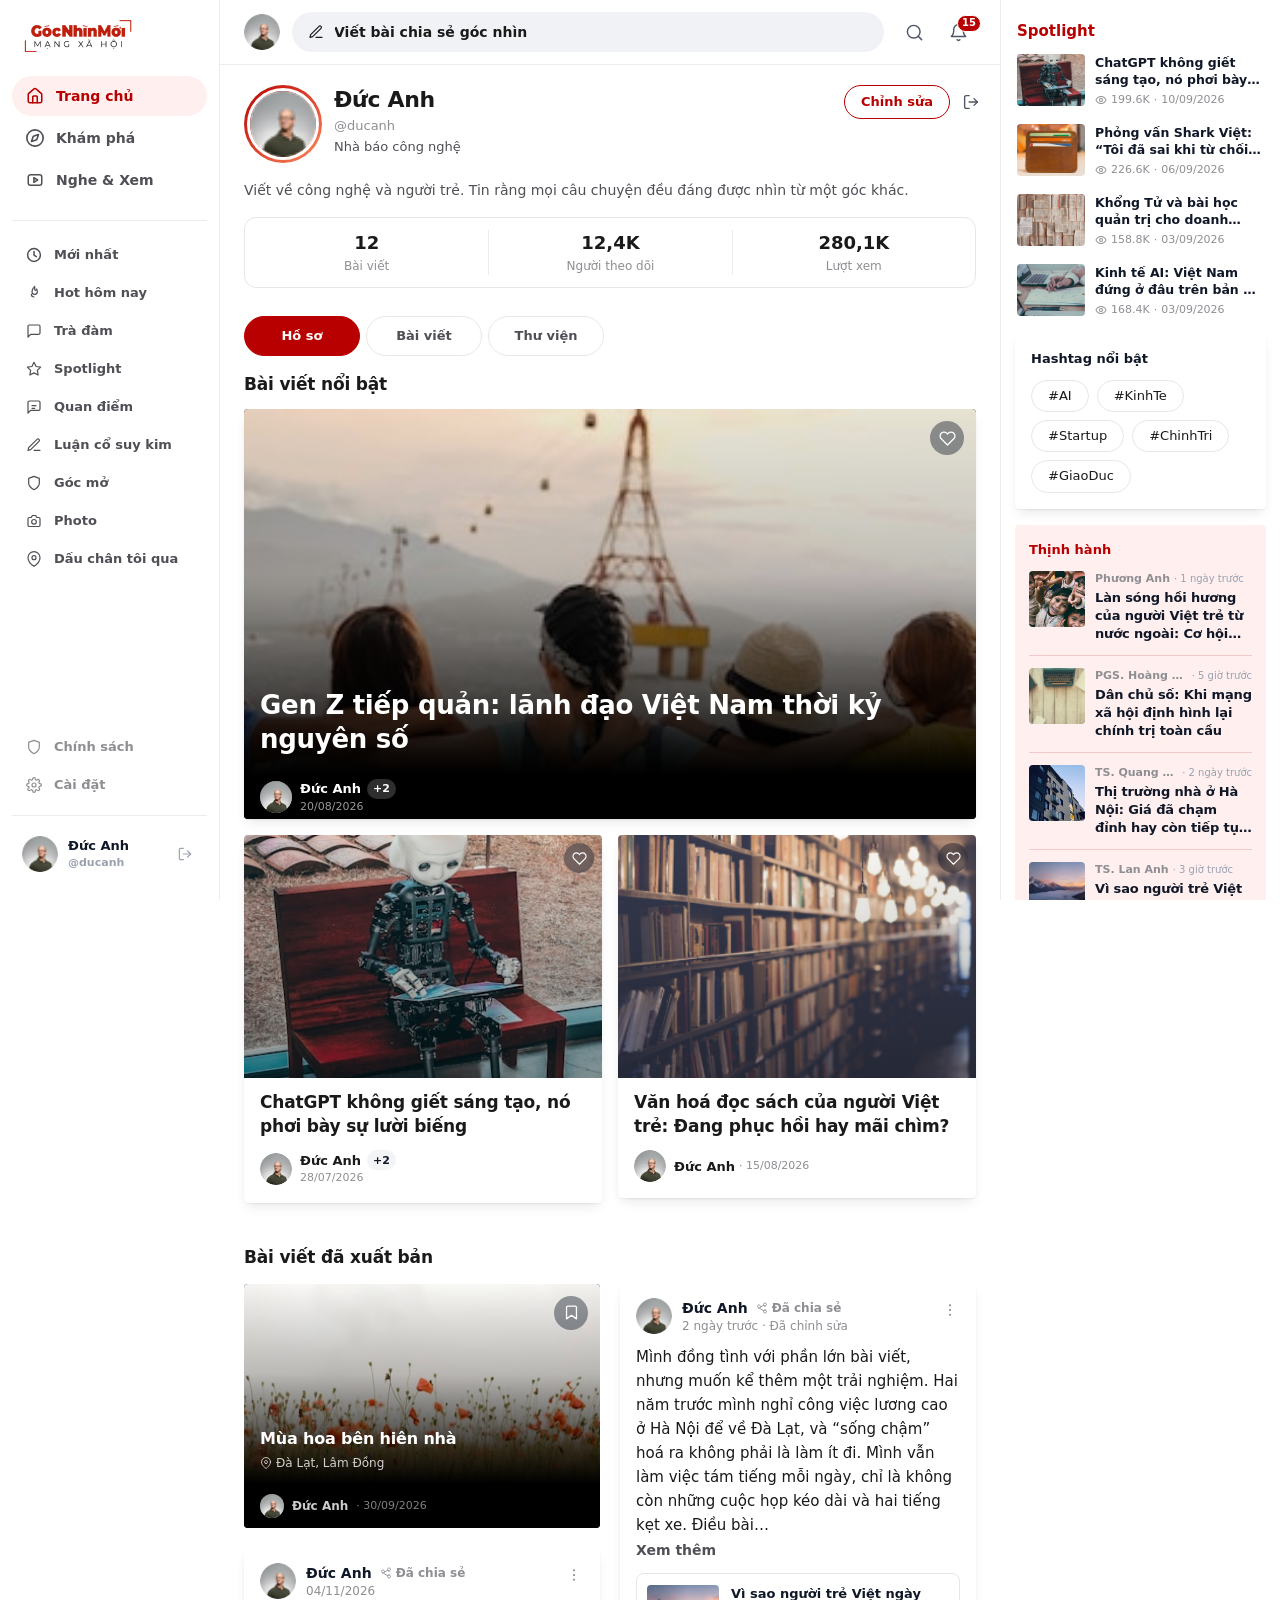
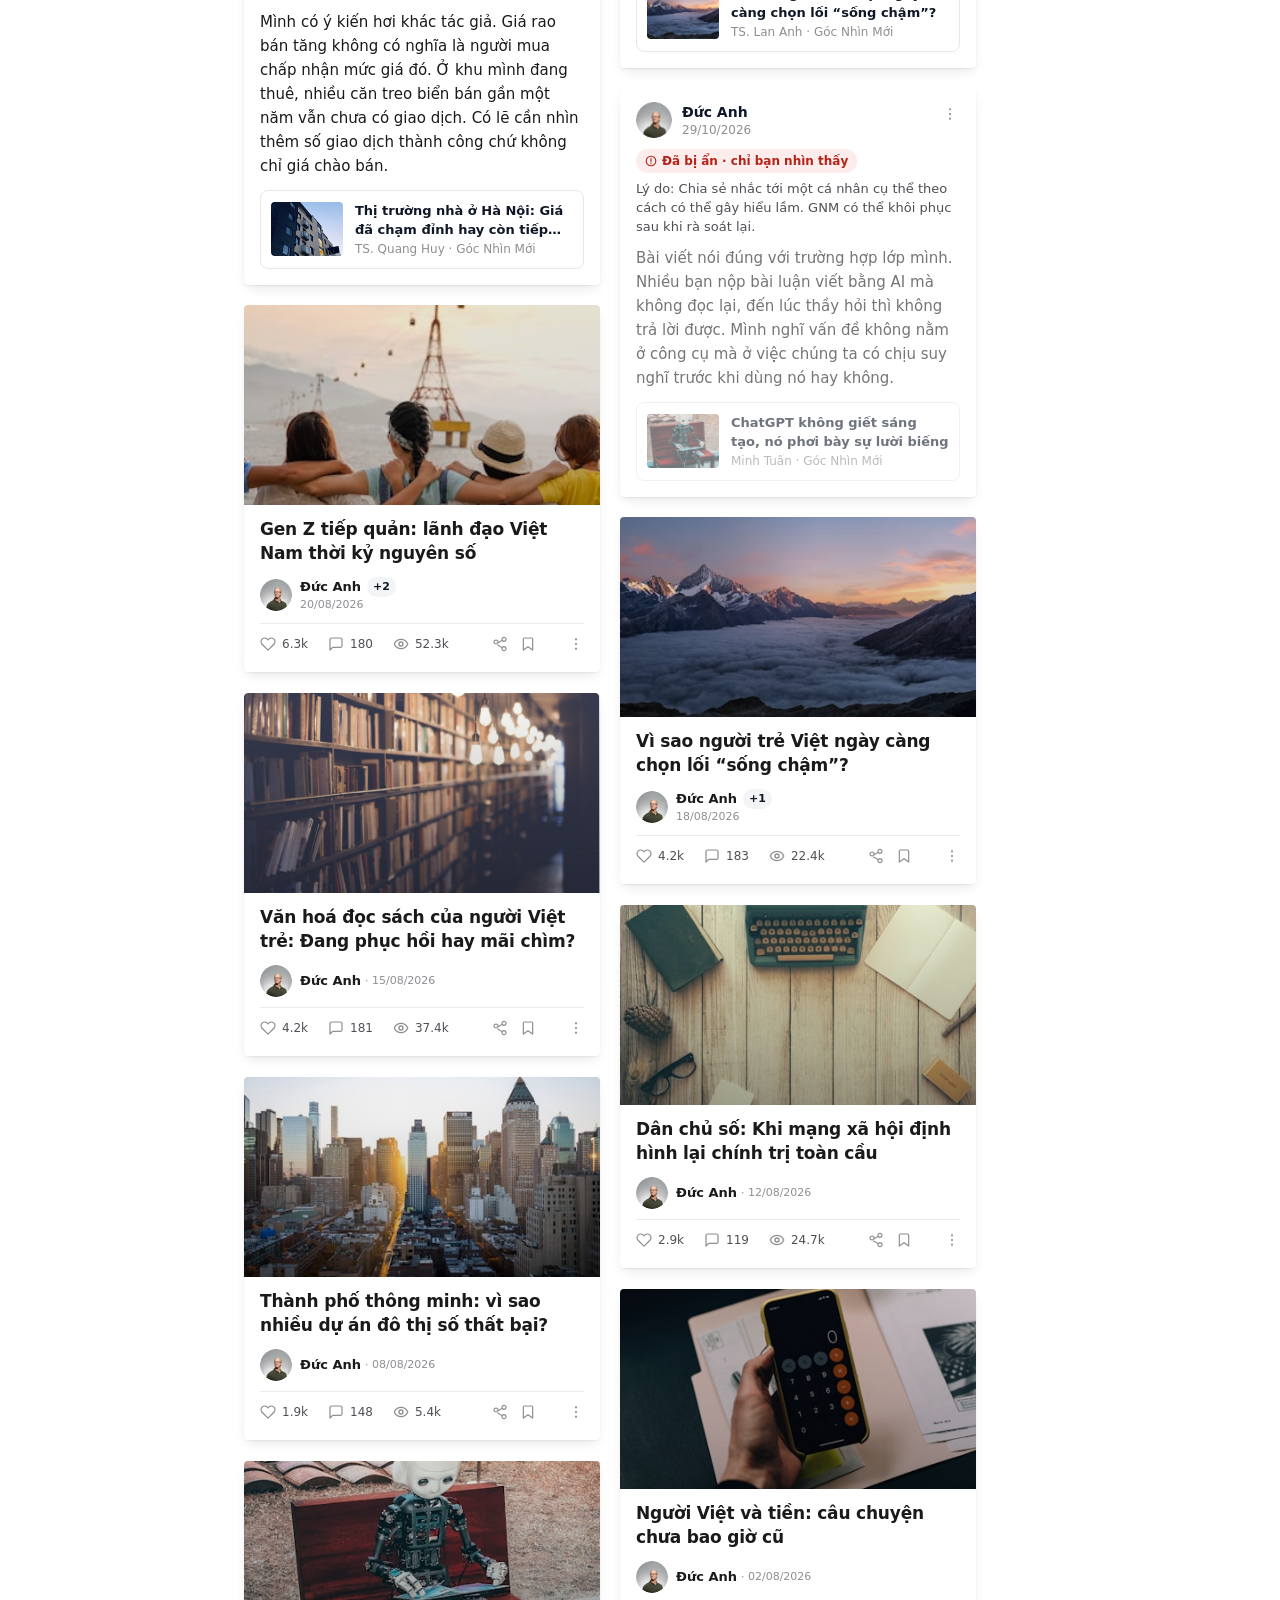
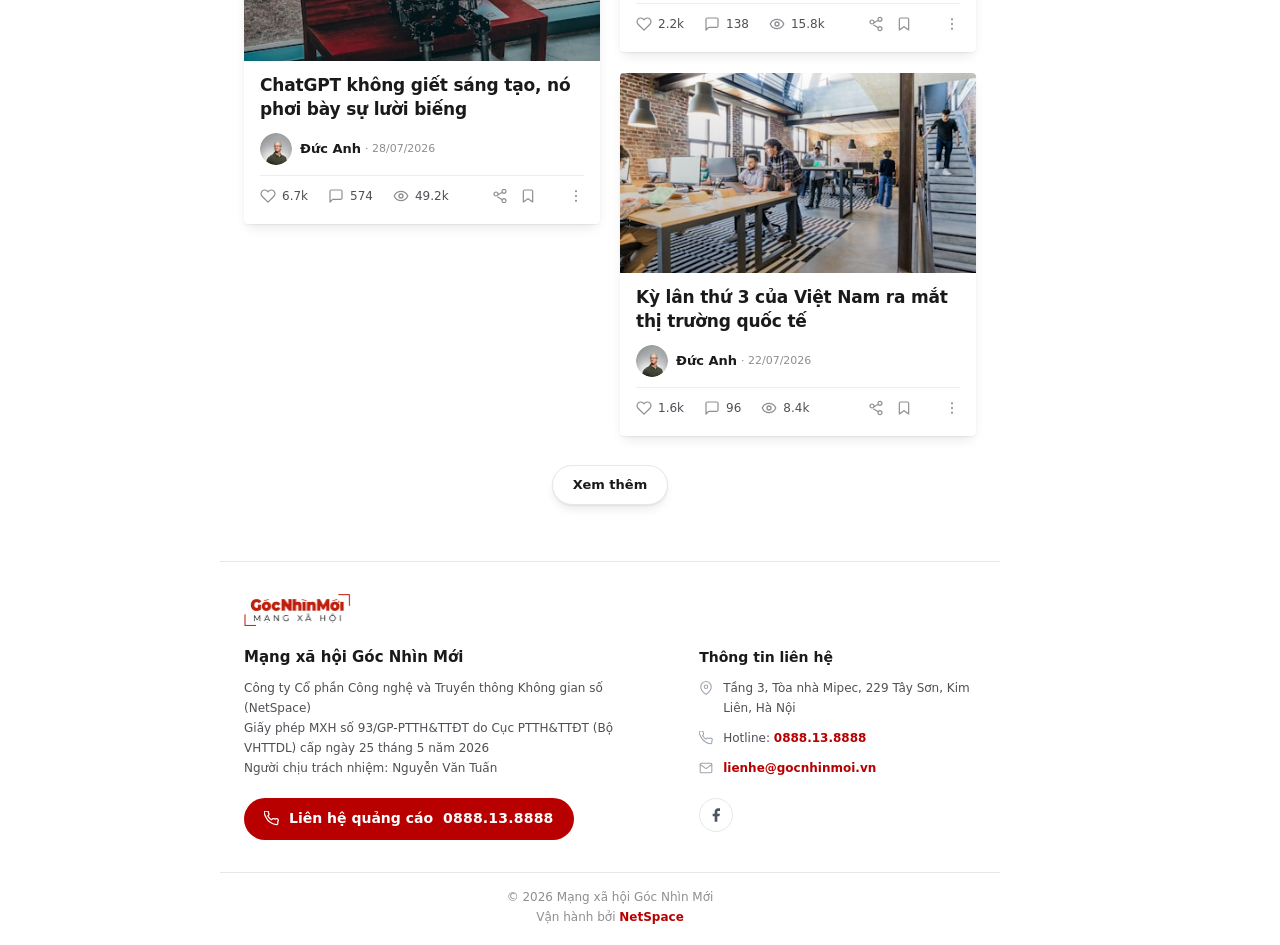
<file: ca-nhan.html>
<!DOCTYPE html>
<html lang="vi">
<head>
<meta charset="utf-8">
<meta name="viewport" content="width=device-width, initial-scale=1, viewport-fit=cover">
<meta name="theme-color" content="#ffffff">
<meta name="description" content="Trang cá nhân trên Góc Nhìn Mới — bài viết, nội dung đã lưu và đã thích của bạn.">
<title>Cá nhân — Góc Nhìn Mới</title>

<link rel="preconnect" href="https://fonts.googleapis.com">
<link rel="preconnect" href="https://fonts.gstatic.com" crossorigin>
<link href="https://fonts.googleapis.com/css2?family=Be+Vietnam+Pro:wght@400;500;600;700;800&display=swap" rel="stylesheet">
<link rel="stylesheet" href="assets/css/tailwind.css">
</head>
<body class="v-web">

<!-- ============ Bộ icon (vector xuất trực tiếp từ Figma) ============ -->
<svg width="0" height="0" style="position:absolute" aria-hidden="true" focusable="false">
  <symbol id="i-menu" viewBox="0 0 15.5 13.5">
    <path d="M0.75 0.75H14.75" stroke="currentColor" stroke-width="1.5" stroke-linecap="round"/>
    <path d="M0.75 6.75H14.75" stroke="currentColor" stroke-width="1.5" stroke-linecap="round"/>
    <path d="M0.75 12.75H14.75" stroke="currentColor" stroke-width="1.5" stroke-linecap="round"/>
  </symbol>
  <symbol id="i-bell" viewBox="0 0 18.986 18.986">
    <path d="M10.8616 16.6128C10.7225 16.8525 10.5229 17.0515 10.2827 17.1899C10.0425 17.3282 9.77018 17.401 9.493 17.401C9.21582 17.401 8.94351 17.3282 8.70332 17.1899C8.46313 17.0515 8.26351 16.8525 8.12443 16.6128M14.2395 6.32867C14.2395 5.06982 13.7394 3.86253 12.8493 2.97238C11.9591 2.08224 10.7519 1.58217 9.493 1.58217C8.23415 1.58217 7.02686 2.08224 6.13672 2.97238C5.24658 3.86253 4.7465 5.06982 4.7465 6.32867C4.7465 11.8663 2.37325 13.4484 2.37325 13.4484H16.6128C16.6128 13.4484 14.2395 11.8663 14.2395 6.32867Z" stroke="currentColor" stroke-width="1.42395" stroke-linecap="round" stroke-linejoin="round"/>
  </symbol>
  <symbol id="i-search" viewBox="0 0 19.9842 19.9842">
    <path d="M9.15943 15.8208C12.8384 15.8208 15.8208 12.8384 15.8208 9.15943C15.8208 5.48044 12.8384 2.49803 9.15943 2.49803C5.48044 2.49803 2.49803 5.48044 2.49803 9.15943C2.49803 12.8384 5.48044 15.8208 9.15943 15.8208Z" stroke="currentColor" stroke-width="1.5" stroke-linecap="round" stroke-linejoin="round"/>
    <path d="M17.4862 17.4862L13.9057 13.9057" stroke="currentColor" stroke-width="1.5" stroke-linecap="round" stroke-linejoin="round"/>
  </symbol>
  <symbol id="i-them-nguoi" viewBox="0 0 20 20">
    <circle cx="8" cy="6" r="3.1" stroke="currentColor" stroke-width="1.7" fill="none"/>
    <path d="M2.6 17.2v-.8A4.4 4.4 0 0 1 7 12h2a4.4 4.4 0 0 1 4.4 4.4v.8" stroke="currentColor" stroke-width="1.7" stroke-linecap="round" fill="none"/>
    <path d="M16.4 4.4v4.4M14.2 6.6h4.4" stroke="currentColor" stroke-width="1.7" stroke-linecap="round"/>
  </symbol>
  <symbol id="i-them" viewBox="0 0 16 16">
    <path d="M8 3.5v9M3.5 8h9" stroke="currentColor" stroke-width="1.8" stroke-linecap="round"/>
  </symbol>
  <symbol id="i-check" viewBox="0 0 16 16">
    <path d="M3.2 8.6l3.1 3.1 6.5-7.4" stroke="currentColor" stroke-width="1.8" stroke-linecap="round" stroke-linejoin="round" fill="none"/>
  </symbol>
  <symbol id="i-chevron" viewBox="0 0 12.9904 12.9904">
    <path d="M4.8714 9.7428L8.119 6.4952L4.8714 3.2476" stroke="currentColor" stroke-width="1.3" stroke-linecap="round" stroke-linejoin="round"/>
  </symbol>
  <symbol id="i-heart" viewBox="0 0 15.9882 15.9882">
    <path d="M13.8831 3.07107C13.5428 2.73065 13.1388 2.46061 12.6942 2.27638C12.2496 2.09214 11.773 1.99731 11.2917 1.99731C10.8104 1.99731 10.3338 2.09214 9.88913 2.27638C9.44449 2.46061 9.0405 2.73065 8.70025 3.07107L7.9941 3.77721L7.28795 3.07107C6.60067 2.38378 5.66851 1.99766 4.69653 1.99766C3.72456 1.99766 2.7924 2.38378 2.10511 3.07107C1.41783 3.75835 1.03171 4.69052 1.03171 5.66249C1.03171 6.63446 1.41783 7.56662 2.10511 8.25391L2.81126 8.96005L7.9941 14.1429L13.1769 8.96005L13.8831 8.25391C14.2235 7.91366 14.4935 7.50967 14.6778 7.06502C14.862 6.62038 14.9568 6.14379 14.9568 5.66249C14.9568 5.18118 14.862 4.7046 14.6778 4.25995C14.4935 3.81531 14.2235 3.41132 13.8831 3.07107Z" stroke="currentColor" stroke-width="1.19912" stroke-linecap="round" stroke-linejoin="round"/>
  </symbol>
  <symbol id="i-comment" viewBox="0 0 15.9882 15.9882">
    <path d="M13.9897 9.99262C13.9897 10.346 13.8493 10.6849 13.5994 10.9347C13.3496 11.1846 13.0107 11.325 12.6573 11.325H4.66322L1.99852 13.9897V3.33087C1.99852 2.97751 2.1389 2.63863 2.38876 2.38876C2.63863 2.1389 2.97751 1.99852 3.33087 1.99852H12.6573C13.0107 1.99852 13.3496 2.1389 13.5994 2.38876C13.8493 2.63863 13.9897 2.97751 13.9897 3.33087V9.99262Z" stroke="currentColor" stroke-width="1.19912" stroke-linecap="round" stroke-linejoin="round"/>
  </symbol>
  <symbol id="i-x" viewBox="0 0 16 16">
    <path d="M12.2 1.5h2.3L9.5 7.2l5.9 7.3h-4.6L7.2 9.9l-4.1 4.6H.8l5.3-6.1L.4 1.5h4.7l3.3 4.2zm-.8 11.7h1.3L4.4 2.7H3z" fill="currentColor"/>
  </symbol>
  <symbol id="i-share" viewBox="0 0 15.9882 15.9882">
    <path d="M5.72244 9.00002L10.2724 11.6514M10.2658 4.3368L5.72244 6.98818M11.9912 5.3294C12.5212 5.3294 13.0295 5.11884 13.4043 4.74405C13.7791 4.36925 13.9897 3.86092 13.9897 3.33087C13.9897 2.80083 13.7791 2.2925 13.4043 1.9177C13.0295 1.54291 12.5212 1.33235 11.9912 1.33235C11.4611 1.33235 10.9528 1.54291 10.578 1.9177C10.2032 2.2925 9.99262 2.80083 9.99262 3.33087C9.99262 3.86092 10.2032 4.36925 10.578 4.74405C10.9528 5.11884 11.4611 5.3294 11.9912 5.3294ZM3.99705 7.9941C4.52709 7.9941 5.03542 7.78354 5.41022 7.40875C5.78502 7.03395 5.99557 6.52562 5.99557 5.99557C5.99557 5.46553 5.78502 4.9572 5.41022 4.5824C5.03542 4.20761 4.52709 3.99705 3.99705 3.99705C3.46701 3.99705 2.95868 4.20761 2.58388 4.5824C2.20908 4.9572 1.99852 5.46553 1.99852 5.99557C1.99852 6.52562 2.20908 7.03395 2.58388 7.40875C2.95868 7.78354 3.46701 7.9941 3.99705 7.9941ZM11.9912 10.6588C11.4611 10.6588 10.9528 10.8694 10.578 11.2442C10.2032 11.619 9.99262 12.1273 9.99262 12.6573C9.99262 13.1874 10.2032 13.6957 10.578 14.0705C10.9528 14.4453 11.4611 14.6559 11.9912 14.6559C12.5212 14.6559 13.0295 14.4453 13.4043 14.0705C13.7791 13.6957 13.9897 13.1874 13.9897 12.6573C13.9897 12.1273 13.7791 11.619 13.4043 11.2442C13.0295 10.8694 12.5212 10.6588 11.9912 10.6588Z" stroke="currentColor" stroke-width="1.19912" stroke-linecap="round" stroke-linejoin="round"/>
  </symbol>
  <symbol id="i-bookmark" viewBox="0 0 15.9882 15.9882">
    <path d="M12.6573 13.9897L7.9941 10.6588L3.33087 13.9897V3.33087C3.33087 2.97751 3.47125 2.63863 3.72111 2.38876C3.97098 2.1389 4.30986 1.99852 4.66322 1.99852H11.325C11.6783 1.99852 12.0172 2.1389 12.2671 2.38876C12.517 2.63863 12.6573 2.97751 12.6573 3.33087V13.9897Z" stroke="currentColor" stroke-width="1.19912" stroke-linecap="round" stroke-linejoin="round"/>
  </symbol>
  <symbol id="i-more" viewBox="0 0 15.9882 15.9882">
    <path d="M7.9941 4.33014C8.54598 4.33014 8.99336 3.88275 8.99336 3.33087C8.99336 2.779 8.54598 2.33161 7.9941 2.33161C7.44222 2.33161 6.99484 2.779 6.99484 3.33087C6.99484 3.88275 7.44222 4.33014 7.9941 4.33014Z" fill="currentColor"/>
    <path d="M7.9941 8.99336C8.54598 8.99336 8.99336 8.54598 8.99336 7.9941C8.99336 7.44222 8.54598 6.99484 7.9941 6.99484C7.44222 6.99484 6.99484 7.44222 6.99484 7.9941C6.99484 8.54598 7.44222 8.99336 7.9941 8.99336Z" fill="currentColor"/>
    <path d="M7.9941 13.6566C8.54598 13.6566 8.99336 13.2092 8.99336 12.6573C8.99336 12.1054 8.54598 11.6581 7.9941 11.6581C7.44222 11.6581 6.99484 12.1054 6.99484 12.6573C6.99484 13.2092 7.44222 13.6566 7.9941 13.6566Z" fill="currentColor"/>
  </symbol>
  <symbol id="i-play" viewBox="0 0 17.9867 17.9867">
    <path d="M3.74723 2.24834L14.2395 8.99335L3.74723 15.7384V2.24834Z" fill="currentColor"/>
  </symbol>
  <symbol id="i-play-sm" viewBox="0 0 10.9919 10.9919">
    <path d="M2.28998 1.37399L8.70192 5.49595L2.28998 9.61791V1.37399Z" fill="currentColor"/>
  </symbol>
  <symbol id="i-pause" viewBox="0 0 16 16">
    <rect x="3.5" y="2.5" width="3.4" height="11" rx="1.2" fill="currentColor"/>
    <rect x="9.1" y="2.5" width="3.4" height="11" rx="1.2" fill="currentColor"/>
  </symbol>
  <symbol id="i-pin" viewBox="0 0 10.9919 10.9919">
    <path d="M9.61791 4.57996C9.61791 7.78593 5.49595 10.5339 5.49595 10.5339C5.49595 10.5339 1.37399 7.78593 1.37399 4.57996C1.37399 3.48675 1.80826 2.43831 2.58128 1.66529C3.3543 0.892273 4.40274 0.457996 5.49595 0.457996C6.58916 0.457996 7.6376 0.892273 8.41062 1.66529C9.18364 2.43831 9.61791 3.48675 9.61791 4.57996ZM5.49595 4.57996C5.67638 4.57996 5.85505 4.54442 6.02175 4.47537C6.18845 4.40632 6.33992 4.30511 6.46751 4.17753C6.59509 4.04994 6.6963 3.89847 6.76535 3.73177C6.8344 3.56507 6.86994 3.38641 6.86994 3.20597C6.86994 3.02554 6.8344 2.84687 6.76535 2.68017C6.6963 2.51347 6.59509 2.362 6.46751 2.23442C6.33992 2.10683 6.18845 2.00562 6.02175 1.93657C5.85505 1.86752 5.67638 1.83198 5.49595 1.83198C5.13155 1.83198 4.78207 1.97674 4.52439 2.23442C4.26672 2.49209 4.12196 2.84157 4.12196 3.20597C4.12196 3.57038 4.26672 3.91985 4.52439 4.17753C4.78207 4.4352 5.13155 4.57996 5.49595 4.57996Z" stroke="currentColor" stroke-width="0.915992" stroke-linecap="round" stroke-linejoin="round"/>
  </symbol>
  <symbol id="i-star" viewBox="0 0 10.9919 10.9919">
    <path d="M5.49595 0.915992L6.91116 3.78305L10.0759 4.24562L7.78593 6.47606L8.32636 9.62707L5.49595 8.13859L2.66554 9.62707L3.20597 6.47606L0.915992 4.24562L4.08074 3.78305L5.49595 0.915992Z" fill="currentColor"/>
  </symbol>
  <symbol id="i-bookmark-lg" viewBox="0 0 14.9889 14.9889">
    <path d="M11.8662 13.1153L7.49445 9.9926L3.12269 13.1153V3.12269C3.12269 2.79141 3.25429 2.4737 3.48853 2.23946C3.72278 2.00521 4.04049 1.87361 4.37176 1.87361H10.6171C10.9484 1.87361 11.2661 2.00521 11.5004 2.23946C11.7346 2.4737 11.8662 2.79141 11.8662 3.12269V13.1153Z" stroke="currentColor" stroke-width="1.24908" stroke-linecap="round" stroke-linejoin="round"/>
  </symbol>
  <symbol id="i-map-pin" viewBox="0 0 13.9897 13.9897">
    <path d="M12.241 5.82904C12.241 9.90937 6.99485 13.4068 6.99485 13.4068C6.99485 13.4068 1.74871 9.90937 1.74871 5.82904C1.74871 4.43768 2.30143 3.1033 3.28527 2.11946C4.26911 1.13562 5.60349 0.582904 6.99485 0.582904C8.38621 0.582904 9.72059 1.13562 10.7044 2.11946C11.6883 3.1033 12.241 4.43768 12.241 5.82904Z" stroke="currentColor" stroke-width="1.04923" stroke-linecap="round" stroke-linejoin="round"/>
    <path d="M6.99485 7.57775C7.96064 7.57775 8.74356 6.79483 8.74356 5.82904C8.74356 4.86325 7.96064 4.08033 6.99485 4.08033C6.02906 4.08033 5.24614 4.86325 5.24614 5.82904C5.24614 6.79483 6.02906 7.57775 6.99485 7.57775Z" stroke="currentColor" stroke-width="1.04923" stroke-linecap="round" stroke-linejoin="round"/>
  </symbol>
  <symbol id="i-phone" viewBox="0 0 13.9897 13.9897">
    <path d="M12.8239 9.86274V11.6115C12.8246 11.7738 12.7913 11.9345 12.7263 12.0832C12.6612 12.232 12.5658 12.3655 12.4462 12.4752C12.3266 12.585 12.1854 12.6685 12.0316 12.7205C11.8778 12.7726 11.7148 12.7919 11.5532 12.7773C9.75947 12.5824 8.0365 11.9694 6.5227 10.9877C4.424 9.78022 2.76573 7.93407 1.78952 5.71829C0.832491 4.19822 0.243667 2.47566 0.0699486 0.687827C0.168197 0.467119 0.332587 0.282385 0.540389 0.159166C0.748192 0.0359462 0.989142 -0.0196722 1.22993 0C1.22993 0 2.97864 0 2.97864 0C3.26153 -0.00278413 3.53578 0.0973909 3.75027 0.281853C3.96476 0.466316 4.10486 0.722479 4.14445 1.0026C4.21848 1.56218 4.35488 2.11186 4.55248 2.64056C4.63091 2.84919 4.64788 3.07594 4.60139 3.29392C4.5549 3.51191 4.4469 3.712 4.29017 3.87048L3.54989 4.61077C4.37968 6.0701 5.58798 7.2784 7.04731 8.1082L7.7876 7.36791C7.94608 7.21119 8.14618 7.10318 8.36416 7.05669C8.58215 7.0102 8.80889 7.02718 9.01753 7.1056C9.54622 7.30321 10.0959 7.43961 10.6555 7.51363C10.967 7.22609 11.38 7.07406 11.8036 7.09101C12.2272 7.10795 12.6267 7.29247 12.9142 7.60398C13.2018 7.9155 13.3538 8.32848 13.3369 8.75207C13.3199 9.17567 13.1354 9.57519 12.8239 9.86274Z" stroke="currentColor" stroke-width="1.04923" stroke-linecap="round" stroke-linejoin="round"/>
  </symbol>
  <symbol id="i-mail" viewBox="0 0 13.9897 13.9897">
    <path d="M2.33162 2.33162H11.6581C12.2993 2.33162 12.8239 2.85623 12.8239 3.49742V10.4923C12.8239 11.1335 12.2993 11.6581 11.6581 11.6581H2.33162C1.69042 11.6581 1.16581 11.1335 1.16581 10.4923V3.49742C1.16581 2.85623 1.69042 2.33162 2.33162 2.33162Z" stroke="currentColor" stroke-width="1.04923" stroke-linecap="round" stroke-linejoin="round"/>
    <path d="M12.8239 3.49743L6.99485 7.57775L1.16581 3.49743" stroke="currentColor" stroke-width="1.04923" stroke-linecap="round" stroke-linejoin="round"/>
  </symbol>
  <symbol id="i-phone-btn" viewBox="0 0 14.9889 14.9889">
    <path d="M13.7398 10.5672V12.4408C13.7405 12.6147 13.7049 12.7869 13.6352 12.9463C13.5655 13.1056 13.4633 13.2487 13.3352 13.3663C13.207 13.4839 13.0557 13.5734 12.8909 13.6291C12.7262 13.6848 12.5516 13.7055 12.3783 13.6899C10.4565 13.481 8.6105 12.8243 6.98857 11.7725C4.73998 10.4788 2.96327 8.50075 1.91733 6.12671C0.89195 4.49807 0.26107 2.65248 0.0749442 0.736954C0.18021 0.500482 0.356341 0.302554 0.578986 0.170533C0.80163 0.0385132 1.05979 -0.0210777 1.31777 0C1.31777 0 3.19139 0 3.19139 0C3.49448 -0.0029834 3.78831 0.104347 4.01813 0.301984C4.24794 0.499621 4.39804 0.774081 4.44046 1.0742C4.51978 1.67376 4.66592 2.2627 4.87764 2.82915C4.96167 3.05269 4.97985 3.29563 4.93004 3.52919C4.88023 3.76274 4.76451 3.97712 4.5966 4.14693L3.80343 4.94009C4.6925 6.50365 5.9871 7.79825 7.55066 8.68732L8.34382 7.89415C8.51363 7.72624 8.72801 7.61052 8.96156 7.56071C9.19512 7.5109 9.43806 7.52908 9.6616 7.61311C10.2281 7.82483 10.817 7.97097 11.4165 8.05029C11.7503 7.7422 12.1928 7.57932 12.6466 7.59747C13.1005 7.61563 13.5285 7.81333 13.8366 8.14709C14.1447 8.48085 14.3076 8.92333 14.2894 9.37718C14.2713 9.83104 14.0736 10.2591 13.7398 10.5672Z" stroke="currentColor" stroke-width="1.24908" stroke-linecap="round" stroke-linejoin="round"/>
  </symbol>
  <symbol id="i-close" viewBox="0 0 16 16">
    <path d="M3.5 3.5L12.5 12.5M12.5 3.5L3.5 12.5" stroke="currentColor" stroke-width="1.5" stroke-linecap="round"/>
  </symbol>
  <symbol id="i-eye" viewBox="0 0 13.9982 13.9982">
    <path d="M1.20268 6.79613C1.15407 6.92708 1.15407 7.07112 1.20268 7.20207C1.67611 8.35001 2.47973 9.33153 3.51166 10.0222C4.5436 10.7128 5.75737 11.0815 6.9991 11.0815C8.24083 11.0815 9.4546 10.7128 10.4865 10.0222C11.5185 9.33153 12.3221 8.35001 12.7955 7.20207C12.8441 7.07112 12.8441 6.92708 12.7955 6.79613C12.3221 5.64819 11.5185 4.66667 10.4865 3.97603C9.4546 3.28539 8.24083 2.9167 6.9991 2.9167C5.75737 2.9167 4.5436 3.28539 3.51166 3.97603C2.47973 4.66667 1.67611 5.64819 1.20268 6.79613Z" stroke="currentColor" stroke-width="1.16652" stroke-linecap="round" stroke-linejoin="round"/>
    <path d="M6.9991 8.74888C7.96549 8.74888 8.74902 7.96535 8.74902 6.99896C8.74902 6.03257 7.96549 5.24904 6.9991 5.24904C6.03271 5.24904 5.24918 6.03257 5.24918 6.99896C5.24918 7.96535 6.03271 8.74888 6.9991 8.74888Z" stroke="currentColor" stroke-width="1.16652" stroke-linecap="round" stroke-linejoin="round"/>
  </symbol>
  <symbol id="i-nav-home" viewBox="0 0 19.9674 19.9674">
    <path d="M12.4796 17.4715V10.8157C12.4796 10.595 12.392 10.3834 12.2359 10.2274C12.0799 10.0713 11.8683 9.9837 11.6476 9.9837H8.31975C8.0991 9.9837 7.88748 10.0713 7.73145 10.2274C7.57543 10.3834 7.48777 10.595 7.48777 10.8157V17.4715" stroke="currentColor" stroke-width="1.7" stroke-linecap="round" stroke-linejoin="round"/>
    <path d="M2.49593 8.31975C2.49587 8.0777 2.54862 7.83855 2.6505 7.61899C2.75237 7.39942 2.90093 7.20474 3.08579 7.04849L8.90962 2.05748C9.20995 1.80364 9.59047 1.66438 9.9837 1.66438C10.377 1.66438 10.7574 1.80364 11.0578 2.05748L16.8816 7.04849C17.0664 7.20474 17.215 7.39942 17.3169 7.61899C17.4187 7.83855 17.4715 8.0777 17.4715 8.31975V15.8075C17.4715 16.2488 17.2961 16.6721 16.9841 16.9841C16.6721 17.2961 16.2488 17.4715 15.8075 17.4715H4.15988C3.71857 17.4715 3.29534 17.2961 2.98328 16.9841C2.67123 16.6721 2.49593 16.2488 2.49593 15.8075V8.31975Z" stroke="currentColor" stroke-width="1.7" stroke-linecap="round" stroke-linejoin="round"/>
  </symbol>
  <symbol id="i-nav-media" viewBox="0 0 19.9674 19.9674">
    <path d="M14.9755 4.1632H4.99185C3.61339 4.1632 2.49592 5.28067 2.49592 6.65913V13.3183C2.49592 14.6967 3.61339 15.8142 4.99185 15.8142H14.9755C16.354 15.8142 17.4715 14.6967 17.4715 13.3183V6.65913C17.4715 5.28067 16.354 4.1632 14.9755 4.1632Z" stroke="currentColor" stroke-width="1.66728" stroke-linecap="round" stroke-linejoin="round"/>
    <path d="M8.73574 7.48777L12.8989 9.9837L8.73574 12.4796V7.48777Z" stroke="currentColor" stroke-width="1.66728" stroke-linecap="round" stroke-linejoin="round"/>
  </symbol>
  <symbol id="i-nav-explore" viewBox="0 0 18.3034 18.3034">
    <path d="M12.6793 5.62415L11.1784 10.126C11.0967 10.3711 10.9591 10.5937 10.7765 10.7765C10.5937 10.9591 10.3711 11.0967 10.126 11.1784L5.62415 12.6793L7.12503 8.17748C7.20672 7.9324 7.34435 7.7097 7.52702 7.52702C7.7097 7.34435 7.9324 7.20672 8.17748 7.12503L12.6793 5.62415Z" stroke="currentColor" stroke-width="1.66395" stroke-linecap="round" stroke-linejoin="round"/>
    <path d="M9.15172 17.4714C13.7466 17.4714 17.4714 13.7466 17.4714 9.15172C17.4714 4.55685 13.7466 0.831975 9.15172 0.831975C4.55685 0.831975 0.831975 4.55685 0.831975 9.15172C0.831975 13.7466 4.55685 17.4714 9.15172 17.4714Z" stroke="currentColor" stroke-width="1.66395" stroke-linecap="round" stroke-linejoin="round"/>
  </symbol>
  <symbol id="i-cong" viewBox="0 0 16 16">
    <path d="M8 2.5v11M2.5 8h11" stroke="currentColor" stroke-width="1.8" stroke-linecap="round" fill="none"/>
  </symbol>
  <symbol id="i-nav-write" viewBox="0 0 17.8844 17.8844">
    <path d="M8.52774 1.86889H2.70392C2.26261 1.86889 1.83938 2.0442 1.52732 2.35624C1.21527 2.6683 1.03997 3.09153 1.03997 3.53284V15.1805C1.03997 15.6218 1.21527 16.045 1.52732 16.3571C1.83938 16.6691 2.26261 16.8445 2.70392 16.8445H14.3515C14.7929 16.8445 15.2161 16.6691 15.5282 16.3571C15.8402 16.045 16.0155 15.6218 16.0155 15.1805V9.35666" stroke="currentColor" stroke-width="2.07994" stroke-linecap="round" stroke-linejoin="round"/>
    <path d="M13.8316 1.5569C14.1626 1.22591 14.6114 1.03997 15.0795 1.03997C15.5476 1.03997 15.9966 1.22591 16.3275 1.5569C16.6585 1.88788 16.8444 2.33678 16.8444 2.80486C16.8444 3.27294 16.6585 3.72184 16.3275 4.05283L8.82889 11.5522C8.63135 11.7496 8.38731 11.8941 8.11924 11.9724L5.72898 12.6713C5.65739 12.6922 5.5815 12.6934 5.50926 12.6749C5.43702 12.6564 5.37109 12.6188 5.31835 12.5661C5.26563 12.5133 5.22804 12.4474 5.20952 12.3751C5.19102 12.3029 5.19227 12.227 5.21315 12.1554L5.91201 9.76512C5.99065 9.49734 6.13542 9.25355 6.33299 9.05631L13.8316 1.5569Z" stroke="currentColor" stroke-width="2.07994" stroke-linecap="round" stroke-linejoin="round"/>
  </symbol>
  <symbol id="i-verified" viewBox="0 0 16 16">
    <circle cx="8" cy="8" r="7" fill="currentColor"/>
    <path d="M4.9 8.2L7 10.3L11.1 6.2" stroke="#fff" stroke-width="1.6" stroke-linecap="round" stroke-linejoin="round" fill="none"/>
  </symbol>
  <symbol id="i-nav-user" viewBox="0 0 19.9674 19.9674">
    <path d="M16.6395 17.4715V15.8075C16.6395 14.9249 16.2889 14.0784 15.6648 13.4543C15.0407 12.8302 14.1943 12.4796 13.3116 12.4796H6.6558C5.77316 12.4796 4.9267 12.8302 4.3026 13.4543C3.6785 14.0784 3.3279 14.9249 3.3279 15.8075V17.4715" stroke="currentColor" stroke-width="1.7" stroke-linecap="round" stroke-linejoin="round"/>
    <path d="M9.9837 9.1517C11.8217 9.1517 13.3116 7.6618 13.3116 5.8237C13.3116 3.9857 11.8217 2.4958 9.9837 2.4958C8.1457 2.4958 6.6558 3.9857 6.6558 5.8237C6.6558 7.6618 8.1457 9.1517 9.9837 9.1517Z" stroke="currentColor" stroke-width="1.7" stroke-linecap="round" stroke-linejoin="round"/>
  </symbol>
  <symbol id="i-clock" viewBox="0 0 16 16">
    <circle cx="8" cy="8" r="6.4" stroke="currentColor" stroke-width="1.5" fill="none"/>
    <path d="M8 4.6V8.2L10.3 9.6" stroke="currentColor" stroke-width="1.5" stroke-linecap="round" stroke-linejoin="round" fill="none"/>
  </symbol>
  <symbol id="i-alert" viewBox="0 0 16 16">
    <circle cx="8" cy="8" r="6.4" stroke="currentColor" stroke-width="1.5" fill="none"/>
    <path d="M8 4.9V8.6" stroke="currentColor" stroke-width="1.5" stroke-linecap="round"/>
    <circle cx="8" cy="11.1" r=".95" fill="currentColor"/>
  </symbol>
  <symbol id="i-draft" viewBox="0 0 16 16">
    <path d="M9.1 1.9H4.4C3.85 1.9 3.4 2.35 3.4 2.9V13.1C3.4 13.65 3.85 14.1 4.4 14.1H11.6C12.15 14.1 12.6 13.65 12.6 13.1V5.4L9.1 1.9Z" stroke="currentColor" stroke-width="1.5" stroke-linejoin="round" fill="none"/>
    <path d="M9.1 1.9V5.4H12.6" stroke="currentColor" stroke-width="1.5" stroke-linejoin="round" fill="none"/>
  </symbol>
  <symbol id="i-link" viewBox="0 0 16 16">
    <path d="M6.7 8.65C6.98 9.02 7.34 9.33 7.75 9.55C8.16 9.77 8.62 9.9 9.08 9.93C9.55 9.96 10.01 9.89 10.45 9.73C10.88 9.56 11.28 9.31 11.6 8.98L13.6 6.98C14.18 6.38 14.5 5.58 14.49 4.75C14.48 3.92 14.15 3.13 13.56 2.54C12.97 1.95 12.18 1.62 11.35 1.61C10.52 1.6 9.72 1.92 9.13 2.5L7.98 3.64" stroke="currentColor" stroke-width="1.5" stroke-linecap="round" stroke-linejoin="round" fill="none"/>
    <path d="M9.3 7.35C9.02 6.98 8.66 6.67 8.25 6.45C7.84 6.23 7.38 6.1 6.92 6.07C6.45 6.04 5.99 6.11 5.55 6.27C5.12 6.44 4.72 6.69 4.4 7.02L2.4 9.02C1.82 9.62 1.5 10.42 1.51 11.25C1.52 12.08 1.85 12.87 2.44 13.46C3.03 14.05 3.82 14.38 4.65 14.39C5.48 14.4 6.28 14.08 6.87 13.5L8.02 12.36" stroke="currentColor" stroke-width="1.5" stroke-linecap="round" stroke-linejoin="round" fill="none"/>
  </symbol>
  <symbol id="i-send" viewBox="0 0 16 16">
    <path d="M14.3 1.7L7.3 8.7" stroke="currentColor" stroke-width="1.5" stroke-linecap="round" stroke-linejoin="round" fill="none"/>
    <path d="M14.3 1.7L9.85 14.3L7.3 8.7L1.7 6.15L14.3 1.7Z" stroke="currentColor" stroke-width="1.5" stroke-linecap="round" stroke-linejoin="round" fill="none"/>
  </symbol>
  <symbol id="i-trash" viewBox="0 0 16 16">
    <path d="M2.4 4.2H13.6" stroke="currentColor" stroke-width="1.5" stroke-linecap="round"/>
    <path d="M5.6 4.2V2.9C5.6 2.35 6.05 1.9 6.6 1.9H9.4C9.95 1.9 10.4 2.35 10.4 2.9V4.2" stroke="currentColor" stroke-width="1.5" stroke-linecap="round" stroke-linejoin="round" fill="none"/>
    <path d="M12.3 4.2V13.1C12.3 13.65 11.85 14.1 11.3 14.1H4.7C4.15 14.1 3.7 13.65 3.7 13.1V4.2" stroke="currentColor" stroke-width="1.5" stroke-linecap="round" stroke-linejoin="round" fill="none"/>
  </symbol>
  <symbol id="i-camera" viewBox="0 0 20 20">
    <path d="M17.5 15.4C17.5 16.2 16.8 16.9 16 16.9H4C3.2 16.9 2.5 16.2 2.5 15.4V7.1C2.5 6.3 3.2 5.6 4 5.6H6.6L7.9 3.1H12.1L13.4 5.6H16C16.8 5.6 17.5 6.3 17.5 7.1V15.4Z" stroke="currentColor" stroke-width="1.5" stroke-linejoin="round" fill="none"/>
    <circle cx="10" cy="11" r="2.9" stroke="currentColor" stroke-width="1.5" fill="none"/>
  </symbol>
  <symbol id="i-facebook" viewBox="0 0 15.9882 15.9882">
    <path d="M11.9912 1.33235H9.99263C9.10922 1.33235 8.262 1.68328 7.63734 2.30794C7.01268 2.9326 6.66175 3.77982 6.66175 4.66322V6.66175H4.66323V9.32645H6.66175V14.6559H9.32645V9.32645H11.325L11.9912 6.66175H9.32645V4.66322C9.32645 4.48654 9.39664 4.3171 9.52157 4.19217C9.6465 4.06724 9.81594 3.99705 9.99263 3.99705H11.9912V1.33235Z" fill="currentColor"/>
  </symbol>
  <symbol id="i-flame" viewBox="0 0 24 24">
    <path d="M13 2s-4 4-4 8a4 4 0 008 0c0-1.5-.5-3-1-4 0 0-1 2-2 2s-1-2-1-2z" fill="none" stroke="currentColor" stroke-width="1.8" stroke-linecap="round" stroke-linejoin="round"/>
    <path d="M12 18a4 4 0 01-4-4" fill="none" stroke="currentColor" stroke-width="1.8" stroke-linecap="round" stroke-linejoin="round"/>
  </symbol>
  <symbol id="i-star-line" viewBox="0 0 24 24">
    <path d="M12 2l3.09 6.26L22 9.27l-5 4.87 1.18 6.88L12 17.77l-6.18 3.25L7 14.14 2 9.27l6.91-1.01L12 2z" fill="none" stroke="currentColor" stroke-width="1.8" stroke-linecap="round" stroke-linejoin="round"/>
  </symbol>
  <symbol id="i-comment-lines" viewBox="0 0 24 24">
    <path d="M21 15a2 2 0 01-2 2H7l-4 4V5a2 2 0 012-2h14a2 2 0 012 2z" fill="none" stroke="currentColor" stroke-width="1.8" stroke-linecap="round" stroke-linejoin="round"/>
    <path d="M9 10h6M9 14h4" fill="none" stroke="currentColor" stroke-width="1.8" stroke-linecap="round"/>
  </symbol>
  <symbol id="i-pencil" viewBox="0 0 24 24">
    <path d="M12 20h9" fill="none" stroke="currentColor" stroke-width="1.8" stroke-linecap="round"/>
    <path d="M16.5 3.5a2.121 2.121 0 013 3L7 19l-4 1 1-4z" fill="none" stroke="currentColor" stroke-width="1.8" stroke-linecap="round" stroke-linejoin="round"/>
  </symbol>
  <symbol id="i-shield" viewBox="0 0 24 24">
    <path d="M12 22s8-4 8-10V5l-8-3-8 3v7c0 6 8 10 8 10z" fill="none" stroke="currentColor" stroke-width="1.8" stroke-linecap="round" stroke-linejoin="round"/>
  </symbol>
  <symbol id="i-settings" viewBox="0 0 24 24">
    <circle cx="12" cy="12" r="3" fill="none" stroke="currentColor" stroke-width="1.8"/>
    <path d="M19.4 15a1.65 1.65 0 00.33 1.82l.06.06a2 2 0 11-2.83 2.83l-.06-.06a1.65 1.65 0 00-1.82-.33 1.65 1.65 0 00-1 1.51V21a2 2 0 11-4 0v-.09A1.65 1.65 0 008 19.4a1.65 1.65 0 00-1.82.33l-.06.06a2 2 0 11-2.83-2.83l.06-.06A1.65 1.65 0 004.6 15a1.65 1.65 0 00-1.51-1H3a2 2 0 110-4h.09A1.65 1.65 0 004.6 9a1.65 1.65 0 00-.33-1.82l-.06-.06a2 2 0 112.83-2.83l.06.06A1.65 1.65 0 009 4.6a1.65 1.65 0 001-1.51V3a2 2 0 114 0v.09a1.65 1.65 0 001 1.51 1.65 1.65 0 001.82-.33l.06-.06a2 2 0 112.83 2.83l-.06.06A1.65 1.65 0 0019.4 9a1.65 1.65 0 001.51 1H21a2 2 0 110 4h-.09a1.65 1.65 0 00-1.51 1z" fill="none" stroke="currentColor" stroke-width="1.8" stroke-linecap="round" stroke-linejoin="round"/>
  </symbol>
  <symbol id="i-logout" viewBox="0 0 24 24">
    <path d="M9.5 20.5H5.5a2 2 0 01-2-2v-13a2 2 0 012-2h4" fill="none" stroke="currentColor" stroke-width="1.8" stroke-linecap="round" stroke-linejoin="round"/>
    <path d="M16 16.5l4.5-4.5L16 7.5" fill="none" stroke="currentColor" stroke-width="1.8" stroke-linecap="round" stroke-linejoin="round"/>
    <path d="M20.5 12h-11" fill="none" stroke="currentColor" stroke-width="1.8" stroke-linecap="round"/>
  </symbol>
</svg>

<div class="page">

  <header class="app-header sticky top-0 z-50 bg-surface border-b border-line-3 shadow-header" id="appHeader">
    <div class="shell w-full max-w-shell mx-auto px-4 app-header__inner h-[64px] flex items-center justify-between gap-2">
      <button class="icon-btn relative size-9 grid place-items-center rounded-full text-icon-dark transition-colors active:bg-surface-fill icon-btn--menu" type="button" aria-label="Mở menu chuyên mục" aria-expanded="false" aria-controls="drawer" data-drawer-open>
        <svg class="icon size-4 flex-none" aria-hidden="true"><use href="#i-menu"></use></svg>
      </button>

      <a class="brand" href="#" aria-label="Góc Nhìn Mới — về trang chủ">
        <img src="assets/img/logo-gnm.png" alt="Góc Nhìn Mới — Mạng xã hội" width="108" height="32">
      </a>

      <button class="icon-btn relative size-9 grid place-items-center rounded-full text-icon-dark transition-colors active:bg-surface-fill" type="button" aria-label="Tìm kiếm" aria-expanded="false" aria-controls="thanhTim" data-tim-mo>
        <svg class="icon size-4 flex-none" aria-hidden="true"><use href="#i-search"></use></svg>
      </button>

      <a class="icon-btn relative size-9 grid place-items-center rounded-full text-icon-dark transition-colors active:bg-surface-fill" href="thong-bao.html" aria-label="Thông báo" data-chuong>
        <svg class="icon size-4 flex-none" aria-hidden="true"><use href="#i-bell"></use></svg>
        <span class="icon-btn__dot absolute top-[6px] left-[22px] size-2 rounded-full bg-primary-800" aria-hidden="true" hidden></span>
      </a>
    </div>
  </header>

  <div class="searchbar pt-4 shell w-full max-w-shell mx-auto px-4" id="thanhTim" hidden>
    <form class="search relative flex items-center h-9 px-[17px] bg-surface-fill border rounded-full" role="search" onsubmit="return false">
      <label class="sr-only" for="q">Tìm kiếm nội dung</label>
      <input id="q" type="search" placeholder="Tìm kiếm bài viết, tác giả, chủ đề..." autocomplete="off" data-search>
      <svg class="icon size-4 flex-none" aria-hidden="true"><use href="#i-search"></use></svg>
    </form>
  </div>

  <aside class="desknav" aria-label="Điều hướng chính">
    <a class="desknav__brand" href="index.html" aria-label="Góc Nhìn Mới — về trang chủ">
      <img src="assets/img/logo-gnm.png" alt="Góc Nhìn Mới" width="108" height="32">
    </a>

    <nav aria-label="Khu vực chính">
      <ul class="desknav__list">
        <li><a class="desknav__link is-active" href="index.html"><svg class="icon size-4 flex-none desknav__ico" aria-hidden="true"><use href="#i-nav-home"></use></svg>Trang chủ</a></li>
        <li><a class="desknav__link" href="kham-pha.html"><svg class="icon size-4 flex-none desknav__ico" aria-hidden="true"><use href="#i-nav-explore"></use></svg>Khám phá</a></li>
        <li><a class="desknav__link" href="nghe-va-xem.html"><svg class="icon size-4 flex-none desknav__ico" aria-hidden="true"><use href="#i-nav-media"></use></svg>Nghe & Xem</a></li>
      </ul>
    </nav>

    <nav class="desknav__group" aria-label="Chuyên mục">
      <ul class="desknav__list">
        <li><a class="desknav__link desknav__link--sub" href="moi-nhat.html"><svg class="icon size-4 flex-none desknav__ico" aria-hidden="true"><use href="#i-clock"></use></svg>Mới nhất</a></li>
        <li><a class="desknav__link desknav__link--sub" href="hot-hom-nay.html"><svg class="icon size-4 flex-none desknav__ico" aria-hidden="true"><use href="#i-flame"></use></svg>Hot hôm nay</a></li>
        <li><a class="desknav__link desknav__link--sub" href="tra-dam.html"><svg class="icon size-4 flex-none desknav__ico" aria-hidden="true"><use href="#i-comment"></use></svg>Trà đàm</a></li>
        <li><a class="desknav__link desknav__link--sub" href="spotlight.html"><svg class="icon size-4 flex-none desknav__ico" aria-hidden="true"><use href="#i-star-line"></use></svg>Spotlight</a></li>
        <li><a class="desknav__link desknav__link--sub" href="quan-diem.html"><svg class="icon size-4 flex-none desknav__ico" aria-hidden="true"><use href="#i-comment-lines"></use></svg>Quan điểm</a></li>
        <li><a class="desknav__link desknav__link--sub" href="luan-co-suy-kim.html"><svg class="icon size-4 flex-none desknav__ico" aria-hidden="true"><use href="#i-pencil"></use></svg>Luận cổ suy kim</a></li>
        <li><a class="desknav__link desknav__link--sub" href="goc-mo.html"><svg class="icon size-4 flex-none desknav__ico" aria-hidden="true"><use href="#i-shield"></use></svg>Góc mở</a></li>
        <li><a class="desknav__link desknav__link--sub" href="photo.html"><svg class="icon size-4 flex-none desknav__ico" aria-hidden="true"><use href="#i-camera"></use></svg>Photo</a></li>
        <li><a class="desknav__link desknav__link--sub" href="dau-chan-toi-qua-list.html"><svg class="icon size-4 flex-none desknav__ico" aria-hidden="true"><use href="#i-map-pin"></use></svg>Dấu chân tôi qua</a></li>
      </ul>
    </nav>

        <div class="desknav__foot">
      <ul class="desknav__list">
        <li><a class="desknav__link desknav__link--sub desknav__link--mute" href="#"><svg class="icon size-4 flex-none desknav__ico" aria-hidden="true"><use href="#i-shield"></use></svg>Chính sách</a></li>
        <li><a class="desknav__link desknav__link--sub desknav__link--mute" href="#"><svg class="icon size-4 flex-none desknav__ico" aria-hidden="true"><use href="#i-settings"></use></svg>Cài đặt</a></li>
      </ul>

      <div class="desknav__me">
        <a class="desknav__me__lk" href="ca-nhan.html">
          <img src="assets/img/avatar-duc-anh.png" alt="" width="36" height="36" loading="lazy">
          <span class="desknav__me__body">
          <span class="desknav__me__name">Đức Anh</span>
          <span class="desknav__me__handle">@ducanh</span>
        </span>
        </a>
        <button class="desknav__me__out" type="button" data-dang-xuat aria-label="Đăng xuất" title="Đăng xuất">
          <svg class="icon size-4 flex-none" aria-hidden="true"><use href="#i-logout"></use></svg>
        </button>
      </div>
    </div>
  </aside>

  <main id="main" data-thu-tu="chot">

    <div class="deskbar">
      <button class="deskbar__menu" type="button" aria-label="Mở menu chuyên mục" aria-expanded="false" aria-controls="drawer" data-drawer-open>
        <svg class="icon size-4 flex-none" aria-hidden="true"><use href="#i-menu"></use></svg>
      </button>
      <a class="deskbar__logo" href="index.html" aria-label="Góc Nhìn Mới — về trang chủ">
        <img src="assets/img/logo-gnm.png" alt="Góc Nhìn Mới" width="108" height="32">
      </a>
      <a class="deskbar__ava" href="ca-nhan.html" aria-label="Trang cá nhân của bạn"><img class="deskbar__compose-ava" src="assets/img/avatar-duc-anh.png" alt="" width="36" height="36"></a>
      <button class="deskbar__compose" type="button" data-them-nd aria-label="Viết bài chia sẻ góc nhìn">
        <svg class="icon size-4 flex-none deskbar__compose-but" aria-hidden="true"><use href="#i-pencil"></use></svg>
        <span class="deskbar__compose-txt">Viết bài chia sẻ góc nhìn</span>
      </button>
      <div class="deskbar__cuoi">
        <button class="icon-btn relative size-9 grid place-items-center rounded-full text-icon-dark transition-colors active:bg-surface-fill" type="button" aria-label="Tìm kiếm" aria-expanded="false" aria-controls="deskTim" data-desk-tim>
        <svg class="icon size-4 flex-none" aria-hidden="true"><use href="#i-search"></use></svg>
      </button>
      <a class="icon-btn relative size-9 grid place-items-center rounded-full text-icon-dark transition-colors active:bg-surface-fill" href="thong-bao.html" aria-label="Thông báo" data-chuong>
        <svg class="icon size-4 flex-none" aria-hidden="true"><use href="#i-bell"></use></svg>
        <span class="icon-btn__dot absolute top-[6px] left-[22px] size-2 rounded-full bg-primary-800" aria-hidden="true" hidden></span>
      </a>
      <a class="deskbar__toi" href="ca-nhan.html" aria-label="Trang cá nhân của bạn">
        <img src="assets/img/avatar-duc-anh.png" alt="" width="32" height="32">
      </a>
      </div>
      <div class="deskbar__tim" id="deskTim" hidden>
        <form class="deskbar__tim-form" role="search" onsubmit="return false">
          <svg class="icon size-4 flex-none" aria-hidden="true"><use href="#i-search"></use></svg>
          <input type="search" placeholder="Tìm bài viết, tác giả, chủ đề..." autocomplete="off" aria-label="Tìm kiếm" data-search>
          <button class="deskbar__tim-xoa" type="button" aria-label="Xoá từ khoá" data-desk-tim-xoa><svg class="icon size-4 flex-none" aria-hidden="true"><use href="#i-close"></use></svg></button>
          <button class="deskbar__tim-tim" type="submit">Tìm</button>
        </form>
        <p class="deskbar__tim-tieude">Tìm kiếm gần đây</p>
        <ul class="deskbar__tim-ds">
          <li><button type="button" data-tim-goiy="Hà Nội"><svg class="icon size-4 flex-none" aria-hidden="true"><use href="#i-clock"></use></svg>Hà Nội</button></li>
          <li><button type="button" data-tim-goiy="Du lịch Việt Nam"><svg class="icon size-4 flex-none" aria-hidden="true"><use href="#i-clock"></use></svg>Du lịch Việt Nam</button></li>
        </ul>
      </div>
    </div>

    <!-- ============ Thanh trên ============ -->
    <div class="profile-bar flex items-center justify-between shell w-full max-w-shell mx-auto px-4">
      <a class="btn-back size-5 grid place-items-center text-icon-dark" href="index.html" data-back aria-label="Quay lại"><svg class="icon size-4 flex-none" aria-hidden="true"><use href="#i-chevron"></use></svg></a>
    </div>

    <!-- ============ Nhận diện ============ -->
    <header class="profile-head pb-1 shell w-full max-w-shell mx-auto px-4">
      <div class="profile-id flex items-center gap-3 pt-2">
        <span class="flex-none grid place-items-center size-[78px] rounded-full bg-gradient-to-br from-primary-800 to-[#ff8a5c]">
          <img class="block size-[72px] border-[3px] border-surface rounded-full object-cover bg-surface-fill" data-me="ava" src="assets/img/avatar-duc-anh.png" alt="" width="72" height="72">
        </span>
        <div class="flex-1 min-w-0">
          <h1 class="profile-head__name flex items-center gap-[5px] text-[20px] font-extrabold leading-[27px] tracking-[-.015em] text-ink" id="me-name"><span data-me="name">Đức Anh</span></h1>
          <p class="pt-[1px] text-[13px] leading-[20px] text-ink-muted"><span data-me="handle">@ducanh</span></p>
          <p class="pt-[1px] text-[13px] leading-[20px] text-ink-action" data-me="role">Nhà báo công nghệ</p>
        </div>
        <a class="btn-pill flex-none self-start min-h-[34px] px-4 rounded-full bg-primary-800 text-surface text-[13px] font-bold transition-colors duration-[180] ease-out active:bg-[#b8232f] aria-pressed:bg-surface-fill aria-pressed:text-ink-action" href="chinh-sua-ho-so.html" data-owner-only>Chỉnh sửa</a>
        <button class="profile-more" type="button" aria-label="Đăng xuất" title="Đăng xuất" data-dang-xuat data-owner-only><svg class="icon size-4 flex-none" aria-hidden="true"><use href="#i-logout"></use></svg></button>
        <button class="btn-pill flex-none self-start min-h-[34px] px-4 rounded-full bg-primary-800 text-surface text-[13px] font-bold transition-colors duration-[180] ease-out active:bg-[#b8232f] aria-pressed:bg-surface-fill aria-pressed:text-ink-action" type="button" data-guest-only hidden aria-pressed="false" data-follow-toggle><span class="btn-outline-sm__label">Theo dõi</span></button>
      </div>

      <p class="profile-bio mt-4 text-sm leading-[22px] text-ink-action line-clamp-3" data-me="bio">Viết về công nghệ và người trẻ. Tin rằng mọi câu chuyện đều đáng được nhìn từ một góc khác.</p>
      <button class="mt-1 py-2 text-[13px] font-bold text-primary-800" type="button" id="bioMore" hidden>Xem thêm</button>
      <button class="mt-[14px] py-[10px] text-sm font-semibold text-primary-800" type="button" id="bioAdd" hidden data-toast="Mở trang chỉnh sửa hồ sơ">Thêm giới thiệu về bạn</button>


      <p class="profile-joined pt-2 text-[12px] leading-[18px] text-ink-muted"><span data-me="joined">Tham gia tháng 3, 2026</span></p>

      <div class="profile-nums grid grid-cols-3 mt-4 py-[14px] border-t border-b border-line">
          <button class="profile-num flex flex-col items-center gap-[2px] text-center" type="button" data-ptab-go="bai-viet" data-owner-only><b data-me="posts">12</b><span>Bài viết</span></button>
          <span class="profile-num flex flex-col items-center gap-[2px] text-center profile-num--flat" data-guest-only hidden><b data-me="posts-guest">12</b><span>Bài viết</span></span>
          <button class="profile-num flex flex-col items-center gap-[2px] text-center" type="button" data-people="followers"><b data-me="followers">12,4K</b><span>Người theo dõi</span></button>
          <span class="profile-num flex flex-col items-center gap-[2px] text-center profile-num--flat"><b data-me="views">280,1K</b><span>Lượt xem</span></span>
        </div>
    </header>

    <!-- ============ Tab cấp một ============ -->
    <nav class="ptabs sticky top-0 z-40 flex gap-[6px] max-w-shell mx-auto mt-[18px] py-[10px] bg-surface-soft" role="tablist" aria-label="Khu vực trang cá nhân">
      <button class="ptab flex-1 min-h-[40px] inline-flex items-center justify-center border border-line-2 rounded-full bg-surface text-ink-action text-[13px] font-bold whitespace-nowrap transition-colors duration-[180] ease-out aria-selected:bg-primary-800 aria-selected:border-primary-800 aria-selected:text-surface" type="button" role="tab" aria-selected="true" data-ptab="ho-so">Hồ sơ</button>
      <button class="ptab flex-1 min-h-[40px] inline-flex items-center justify-center border border-line-2 rounded-full bg-surface text-ink-action text-[13px] font-bold whitespace-nowrap transition-colors duration-[180] ease-out aria-selected:bg-primary-800 aria-selected:border-primary-800 aria-selected:text-surface" type="button" role="tab" aria-selected="false" data-ptab="bai-viet" data-owner-only>Bài viết</button>
      <button class="ptab flex-1 min-h-[40px] inline-flex items-center justify-center border border-line-2 rounded-full bg-surface text-ink-action text-[13px] font-bold whitespace-nowrap transition-colors duration-[180] ease-out aria-selected:bg-primary-800 aria-selected:border-primary-800 aria-selected:text-surface" type="button" role="tab" aria-selected="false" data-ptab="thu-vien" data-owner-only>Thư viện</button>
    </nav>

    <!-- ============ Tab: Hồ sơ ============ -->
    <div class="ppanel pt-[6px]" data-ppanel="ho-so">
      <div class="shell w-full max-w-shell mx-auto px-4">
      </div>

      <section class="feat pt-1 shell w-full max-w-shell mx-auto px-4" aria-labelledby="feat-title">
        <div class="section-head__row flex items-center justify-between gap-3 pt-[2px]">
          <h2 class="section-title text-[15px] font-extrabold leading-[22.5px] tracking-[-.011em] text-ink" id="feat-title">Bài viết nổi bật</h2>
          <a class="link-more inline-flex items-center gap-[2px] text-[12px] font-semibold leading-[18px] text-primary-800 whitespace-nowrap" href="#" data-toast="Mở danh sách bài nổi bật">Xem thêm <svg class="icon size-4 flex-none" aria-hidden="true"><use href="#i-chevron"></use></svg></a>
        </div>
        <ul class="hscroll flex gap-3 overflow-x-auto snap-x snap-proximity scrollbar-none py-3 px-4 -mx-4 items-stretch">
          <li class="card relative bg-surface rounded-card shadow-card overflow-hidden">
            <a class="card__media relative block aspect-[370/208] bg-surface-fill" href="bai-viet.html">
              <img src="assets/img/kp-gen-z.jpg" alt="" width="306" height="208" loading="lazy">
              <span class="card__scrim absolute inset-0" aria-hidden="true"></span>
            </a>
            <button class="feat__like absolute top-2 right-2 z-[1] size-[30px] grid place-items-center rounded-full backdrop-blur-[4px] text-surface transition-colors duration-[180] ease-out aria-pressed:text-primary-800" type="button" data-like data-count="6300" aria-pressed="false" aria-label="Thích bài viết này"><svg class="icon size-4 flex-none" aria-hidden="true"><use href="#i-heart"></use></svg></button>
            <div class="card__body pt-3 px-4 pb-4">
              <h3 class="card__title text-[15px] font-extrabold leading-[20.625px] tracking-[-.011em] text-ink"><a href="bai-viet.html">Gen Z tiếp quản: lãnh đạo Việt Nam thời kỷ nguyên số</a></h3>
              <p class="feat__meta flex items-center gap-1 pt-[6px] text-[12px] leading-[18px] text-ink-muted tabular-nums"><svg class="icon size-4 flex-none" aria-hidden="true"><use href="#i-eye"></use></svg>52,3K lượt xem</p>
              <div class="byline flex items-center gap-2 pt-3 only-desk tg-chu" data-dong-tac-gia='["chan-dieu","@chu","nguyen-duc-viet"]'>
              <a class="byline__who flex-none block" href="ca-nhan.html?tac-gia=duc-anh" aria-label="Xem trang cá nhân của Đức Anh"><img src="assets/img/avatar-duc-anh.png" alt="" width="32" height="32" loading="lazy"></a>
              <p class="flex items-center gap-1 min-w-0 tg-names"><span class="tg-who"><a class="byline__name text-[13px] font-semibold leading-[19.5px] text-ink truncate" href="ca-nhan.html?tac-gia=duc-anh">Đức Anh</a><button class="tg-more" type="button" aria-haspopup="dialog" aria-label="Xem đủ 3 tác giả" data-tac-gia-nut>+2</button></span><span class="byline__time text-[11px] leading-[16.5px] text-ink-muted whitespace-nowrap tg-time tg-time--duoi">20/08/2026</span></p>
            </div>
            </div>
          </li>
          <li class="card relative bg-surface rounded-card shadow-card overflow-hidden">
            <a class="card__media relative block aspect-[370/208] bg-surface-fill" href="bai-viet.html">
              <img src="assets/img/kp-chatgpt.jpg" alt="" width="306" height="208" loading="lazy">
              <span class="card__scrim absolute inset-0" aria-hidden="true"></span>
            </a>
            <button class="feat__like absolute top-2 right-2 z-[1] size-[30px] grid place-items-center rounded-full backdrop-blur-[4px] text-surface transition-colors duration-[180] ease-out aria-pressed:text-primary-800" type="button" data-like data-count="6700" aria-pressed="false" aria-label="Thích bài viết này"><svg class="icon size-4 flex-none" aria-hidden="true"><use href="#i-heart"></use></svg></button>
            <div class="card__body pt-3 px-4 pb-4">
              <h3 class="card__title text-[15px] font-extrabold leading-[20.625px] tracking-[-.011em] text-ink"><a href="bai-viet.html">ChatGPT không giết sáng tạo, nó phơi bày sự lười biếng</a></h3>
              <p class="feat__meta flex items-center gap-1 pt-[6px] text-[12px] leading-[18px] text-ink-muted tabular-nums"><svg class="icon size-4 flex-none" aria-hidden="true"><use href="#i-eye"></use></svg>49,2K lượt xem</p>
              <div class="byline flex items-center gap-2 pt-3 only-desk tg-chu" data-dong-tac-gia='["dinh-ngoc-dinh","ngoc-linh","@chu"]'>
              <a class="byline__who flex-none block" href="ca-nhan.html?tac-gia=duc-anh" aria-label="Xem trang cá nhân của Đức Anh"><img src="assets/img/avatar-duc-anh.png" alt="" width="32" height="32" loading="lazy"></a>
              <p class="flex items-center gap-1 min-w-0 tg-names"><span class="tg-who"><a class="byline__name text-[13px] font-semibold leading-[19.5px] text-ink truncate" href="ca-nhan.html?tac-gia=duc-anh">Đức Anh</a><button class="tg-more" type="button" aria-haspopup="dialog" aria-label="Xem đủ 3 tác giả" data-tac-gia-nut>+2</button></span><span class="byline__time text-[11px] leading-[16.5px] text-ink-muted whitespace-nowrap tg-time tg-time--duoi">28/07/2026</span></p>
            </div>
            </div>
          </li>
          <li class="card relative bg-surface rounded-card shadow-card overflow-hidden">
            <a class="card__media relative block aspect-[370/208] bg-surface-fill" href="bai-viet.html">
              <img src="assets/img/cover-van-hoa-doc.png" alt="" width="306" height="208" loading="lazy">
              <span class="card__scrim absolute inset-0" aria-hidden="true"></span>
            </a>
            <button class="feat__like absolute top-2 right-2 z-[1] size-[30px] grid place-items-center rounded-full backdrop-blur-[4px] text-surface transition-colors duration-[180] ease-out aria-pressed:text-primary-800" type="button" data-like data-count="4200" aria-pressed="false" aria-label="Thích bài viết này"><svg class="icon size-4 flex-none" aria-hidden="true"><use href="#i-heart"></use></svg></button>
            <div class="card__body pt-3 px-4 pb-4">
              <h3 class="card__title text-[15px] font-extrabold leading-[20.625px] tracking-[-.011em] text-ink"><a href="bai-viet.html">Văn hoá đọc sách của người Việt trẻ: Đang phục hồi hay mãi chìm?</a></h3>
              <p class="feat__meta flex items-center gap-1 pt-[6px] text-[12px] leading-[18px] text-ink-muted tabular-nums"><svg class="icon size-4 flex-none" aria-hidden="true"><use href="#i-eye"></use></svg>37,4K lượt xem</p>
              <div class="byline flex items-center gap-2 pt-3 only-desk">
                <span class="byline__who flex-none block"><img src="assets/img/avatar-duc-anh.png" alt="" width="32" height="32" loading="lazy"></span>
                <p class="flex items-center gap-1 min-w-0"><span class="byline__name text-[13px] font-semibold leading-[19.5px] text-ink truncate">Đức Anh</span><span class="byline__time text-[11px] leading-[16.5px] text-ink-muted whitespace-nowrap">· 15/08/2026</span></p>
              </div>
            </div>
          </li>
        </ul>
      </section>


      <section class="profile-section mt-[30px]" aria-labelledby="pub-title">
        <div class="shell w-full max-w-shell mx-auto px-4">
          <div class="section-head__row flex items-center justify-between gap-3 pt-[2px]">
            <!-- Chia sẻ kèm góc nhìn nằm lẫn trong danh sách này theo thời gian, JS chèn vào #pubFeed -->
            <h2 class="section-title text-[15px] font-extrabold leading-[22.5px] tracking-[-.011em] text-ink" id="pub-title">Bài viết đã xuất bản</h2>
          </div>
        </div>

        <div class="feed flex flex-col gap-4 py-4 shell w-full max-w-shell mx-auto px-4" id="pubFeed">
        <!-- Ảnh Dấu chân tôi qua đã được đăng — cùng kiểu thẻ với trang danh sách, đặt trong khung trắng như các thẻ khác của dòng bài -->
        <article class="dcq-the">
          <div class="dcq-the__anh">
            <img src="assets/img/kp-tay-nguyen.jpg" alt="Vạt hoa nở dưới nắng sớm" width="720" height="405" loading="lazy">
            <span class="dcq-the__phu" aria-hidden="true"></span>
            <a class="dcq-the__lk" href="dau-chan-toi-qua.html" aria-labelledby="dcqPf0"></a>
            <button class="dcq-the__luu" type="button" data-save aria-pressed="false" aria-label="Lưu ảnh"><svg class="icon size-4 flex-none" aria-hidden="true"><use href="#i-bookmark"></use></svg></button>
            <div class="dcq-the__chu">
              <h3 class="dcq-the__ten" id="dcqPf0">Mùa hoa bên hiên nhà</h3>
              <p class="dcq-the__noi"><svg class="icon size-4 flex-none" aria-hidden="true"><use href="#i-map-pin"></use></svg>Đà Lạt, Lâm Đồng</p>
            </div>
          </div>
          <p class="dcq-the__nguoi"><img src="assets/img/avatar-duc-anh.png" alt="" width="24" height="24" loading="lazy"><span class="dcq-the__ai">Đức Anh</span><span class="dcq-the__gio">· 30/09/2026</span></p>
        </article>
        <article class="card relative bg-surface rounded-card shadow-card overflow-hidden">
          <a class="card__media relative block aspect-[370/208] bg-surface-fill" href="bai-viet.html">
            <img src="assets/img/kp-gen-z.jpg" alt="" width="370" height="208" loading="lazy">
            <span class="card__scrim absolute inset-0" aria-hidden="true"></span>
          </a>
          <div class="card__body pt-3 px-4 pb-4">
            <h3 class="card__title text-[15px] font-extrabold leading-[20.625px] tracking-[-.011em] text-ink"><a href="bai-viet.html">Gen Z tiếp quản: lãnh đạo Việt Nam thời kỷ nguyên số</a></h3>
            <div class="byline flex items-center gap-2 pt-3 tg-chu" data-dong-tac-gia='["chan-dieu","@chu","nguyen-duc-viet"]'>
              <a class="byline__who flex-none block" href="ca-nhan.html?tac-gia=duc-anh" aria-label="Xem trang cá nhân của Đức Anh"><img src="assets/img/avatar-duc-anh.png" alt="" width="32" height="32" loading="lazy"></a>
              <p class="flex items-center gap-1 min-w-0 tg-names"><span class="tg-who"><a class="byline__name text-[13px] font-semibold leading-[19.5px] text-ink truncate" href="ca-nhan.html?tac-gia=duc-anh">Đức Anh</a><button class="tg-more" type="button" aria-haspopup="dialog" aria-label="Xem đủ 3 tác giả" data-tac-gia-nut>+2</button></span><span class="byline__time text-[11px] leading-[16.5px] text-ink-muted whitespace-nowrap tg-time tg-time--duoi">20/08/2026</span></p>
            </div>
            <div class="actions flex items-center gap-5 mt-[10px] pt-2 border-t border-line">
            <button class="act inline-flex items-center gap-[6px] min-h-[24px] text-ink-muted transition-transform duration-[150] ease-out" type="button" data-like data-count="6300" aria-pressed="false" aria-label="Thích">
                <svg class="icon size-4 flex-none" aria-hidden="true"><use href="#i-heart"></use></svg><span class="act__n text-[12px] font-medium leading-[18px] text-ink-action tabular-nums">6.3k</span>
              </button>
            <button class="act inline-flex items-center gap-[6px] min-h-[24px] text-ink-muted transition-transform duration-[150] ease-out" type="button" data-toast="Mở khung bình luận" aria-label="Bình luận">
                <svg class="icon size-4 flex-none" aria-hidden="true"><use href="#i-comment"></use></svg><span class="act__n text-[12px] font-medium leading-[18px] text-ink-action tabular-nums">180</span>
              </button>
            <span class="act inline-flex items-center gap-[6px] min-h-[24px] text-ink-muted transition-transform duration-[150] ease-out act--xem" aria-label="Lượt xem"><svg class="icon size-4 flex-none" aria-hidden="true"><use href="#i-eye"></use></svg><span class="act__n text-[12px] font-medium leading-[18px] text-ink-action tabular-nums">52.3k</span></span>
            <span class="flex-1"></span>
            <button class="act inline-flex items-center gap-[6px] min-h-[24px] text-ink-muted transition-transform duration-[150] ease-out text-icon" type="button" data-chia-se="bai" aria-haspopup="menu" aria-label="Chia sẻ"><svg class="icon size-4 flex-none" aria-hidden="true"><use href="#i-share"></use></svg></button>
            <button class="act inline-flex items-center gap-[6px] min-h-[24px] text-ink-muted transition-transform duration-[150] ease-out text-icon" type="button" data-save aria-pressed="false" aria-label="Lưu bài"><svg class="icon size-4 flex-none" aria-hidden="true"><use href="#i-bookmark"></use></svg></button>
            <button class="act inline-flex items-center gap-[6px] min-h-[24px] text-ink-muted transition-transform duration-[150] ease-out text-icon ml-3" type="button" data-card-menu aria-label="Tuỳ chọn khác"><svg class="icon size-4 flex-none" aria-hidden="true"><use href="#i-more"></use></svg></button>
          </div>
          </div>
        </article>
        <article class="card relative bg-surface rounded-card shadow-card overflow-hidden">
          <a class="card__media relative block aspect-[370/208] bg-surface-fill" href="bai-viet.html">
            <img src="assets/img/kp-song-cham.jpg" alt="" width="370" height="208" loading="lazy">
            <span class="card__scrim absolute inset-0" aria-hidden="true"></span>
          </a>
          <div class="card__body pt-3 px-4 pb-4">
            <h3 class="card__title text-[15px] font-extrabold leading-[20.625px] tracking-[-.011em] text-ink"><a href="bai-viet.html">Vì sao người trẻ Việt ngày càng chọn lối “sống chậm”?</a></h3>
            <div class="byline flex items-center gap-2 pt-3 tg-chu" data-dong-tac-gia='["@chu","ngoc-linh"]'>
              <a class="byline__who flex-none block" href="ca-nhan.html?tac-gia=duc-anh" aria-label="Xem trang cá nhân của Đức Anh"><img src="assets/img/avatar-duc-anh.png" alt="" width="32" height="32" loading="lazy"></a>
              <p class="flex items-center gap-1 min-w-0 tg-names"><span class="tg-who"><a class="byline__name text-[13px] font-semibold leading-[19.5px] text-ink truncate" href="ca-nhan.html?tac-gia=duc-anh">Đức Anh</a><button class="tg-more" type="button" aria-haspopup="dialog" aria-label="Xem đủ 2 tác giả" data-tac-gia-nut>+1</button></span><span class="byline__time text-[11px] leading-[16.5px] text-ink-muted whitespace-nowrap tg-time tg-time--duoi">18/08/2026</span></p>
            </div>
            <div class="actions flex items-center gap-5 mt-[10px] pt-2 border-t border-line">
            <button class="act inline-flex items-center gap-[6px] min-h-[24px] text-ink-muted transition-transform duration-[150] ease-out" type="button" data-like data-count="4200" aria-pressed="false" aria-label="Thích">
                <svg class="icon size-4 flex-none" aria-hidden="true"><use href="#i-heart"></use></svg><span class="act__n text-[12px] font-medium leading-[18px] text-ink-action tabular-nums">4.2k</span>
              </button>
            <button class="act inline-flex items-center gap-[6px] min-h-[24px] text-ink-muted transition-transform duration-[150] ease-out" type="button" data-toast="Mở khung bình luận" aria-label="Bình luận">
                <svg class="icon size-4 flex-none" aria-hidden="true"><use href="#i-comment"></use></svg><span class="act__n text-[12px] font-medium leading-[18px] text-ink-action tabular-nums">183</span>
              </button>
            <span class="act inline-flex items-center gap-[6px] min-h-[24px] text-ink-muted transition-transform duration-[150] ease-out act--xem" aria-label="Lượt xem"><svg class="icon size-4 flex-none" aria-hidden="true"><use href="#i-eye"></use></svg><span class="act__n text-[12px] font-medium leading-[18px] text-ink-action tabular-nums">22.4k</span></span>
            <span class="flex-1"></span>
            <button class="act inline-flex items-center gap-[6px] min-h-[24px] text-ink-muted transition-transform duration-[150] ease-out text-icon" type="button" data-chia-se="bai" aria-haspopup="menu" aria-label="Chia sẻ"><svg class="icon size-4 flex-none" aria-hidden="true"><use href="#i-share"></use></svg></button>
            <button class="act inline-flex items-center gap-[6px] min-h-[24px] text-ink-muted transition-transform duration-[150] ease-out text-icon" type="button" data-save aria-pressed="false" aria-label="Lưu bài"><svg class="icon size-4 flex-none" aria-hidden="true"><use href="#i-bookmark"></use></svg></button>
            <button class="act inline-flex items-center gap-[6px] min-h-[24px] text-ink-muted transition-transform duration-[150] ease-out text-icon ml-3" type="button" data-card-menu aria-label="Tuỳ chọn khác"><svg class="icon size-4 flex-none" aria-hidden="true"><use href="#i-more"></use></svg></button>
          </div>
          </div>
        </article>
        <article class="card relative bg-surface rounded-card shadow-card overflow-hidden">
          <a class="card__media relative block aspect-[370/208] bg-surface-fill" href="bai-viet.html">
            <img src="assets/img/cover-van-hoa-doc.png" alt="" width="370" height="208" loading="lazy">
            <span class="card__scrim absolute inset-0" aria-hidden="true"></span>
          </a>
          <div class="card__body pt-3 px-4 pb-4">
            <h3 class="card__title text-[15px] font-extrabold leading-[20.625px] tracking-[-.011em] text-ink"><a href="bai-viet.html">Văn hoá đọc sách của người Việt trẻ: Đang phục hồi hay mãi chìm?</a></h3>
            <div class="byline flex items-center gap-2 pt-3">
              <a class="byline__who flex-none block" href="ca-nhan.html?tac-gia=duc-anh" aria-label="Xem trang cá nhân của Đức Anh"><img src="assets/img/avatar-duc-anh.png" alt="" width="32" height="32" loading="lazy"></a>
              <p class="flex items-center gap-1 min-w-0"><a class="byline__name text-[13px] font-semibold leading-[19.5px] text-ink truncate" href="ca-nhan.html?tac-gia=duc-anh">Đức Anh</a><span class="byline__time text-[11px] leading-[16.5px] text-ink-muted whitespace-nowrap">· 15/08/2026</span></p>
            </div>
            <div class="actions flex items-center gap-5 mt-[10px] pt-2 border-t border-line">
            <button class="act inline-flex items-center gap-[6px] min-h-[24px] text-ink-muted transition-transform duration-[150] ease-out" type="button" data-like data-count="4200" aria-pressed="false" aria-label="Thích">
                <svg class="icon size-4 flex-none" aria-hidden="true"><use href="#i-heart"></use></svg><span class="act__n text-[12px] font-medium leading-[18px] text-ink-action tabular-nums">4.2k</span>
              </button>
            <button class="act inline-flex items-center gap-[6px] min-h-[24px] text-ink-muted transition-transform duration-[150] ease-out" type="button" data-toast="Mở khung bình luận" aria-label="Bình luận">
                <svg class="icon size-4 flex-none" aria-hidden="true"><use href="#i-comment"></use></svg><span class="act__n text-[12px] font-medium leading-[18px] text-ink-action tabular-nums">181</span>
              </button>
            <span class="act inline-flex items-center gap-[6px] min-h-[24px] text-ink-muted transition-transform duration-[150] ease-out act--xem" aria-label="Lượt xem"><svg class="icon size-4 flex-none" aria-hidden="true"><use href="#i-eye"></use></svg><span class="act__n text-[12px] font-medium leading-[18px] text-ink-action tabular-nums">37.4k</span></span>
            <span class="flex-1"></span>
            <button class="act inline-flex items-center gap-[6px] min-h-[24px] text-ink-muted transition-transform duration-[150] ease-out text-icon" type="button" data-chia-se="bai" aria-haspopup="menu" aria-label="Chia sẻ"><svg class="icon size-4 flex-none" aria-hidden="true"><use href="#i-share"></use></svg></button>
            <button class="act inline-flex items-center gap-[6px] min-h-[24px] text-ink-muted transition-transform duration-[150] ease-out text-icon" type="button" data-save aria-pressed="false" aria-label="Lưu bài"><svg class="icon size-4 flex-none" aria-hidden="true"><use href="#i-bookmark"></use></svg></button>
            <button class="act inline-flex items-center gap-[6px] min-h-[24px] text-ink-muted transition-transform duration-[150] ease-out text-icon ml-3" type="button" data-card-menu aria-label="Tuỳ chọn khác"><svg class="icon size-4 flex-none" aria-hidden="true"><use href="#i-more"></use></svg></button>
          </div>
          </div>
        </article>
        <article class="card relative bg-surface rounded-card shadow-card overflow-hidden">
          <a class="card__media relative block aspect-[370/208] bg-surface-fill" href="bai-viet.html">
            <img src="assets/img/kp-dan-chu-so.jpg" alt="" width="370" height="208" loading="lazy">
            <span class="card__scrim absolute inset-0" aria-hidden="true"></span>
          </a>
          <div class="card__body pt-3 px-4 pb-4">
            <h3 class="card__title text-[15px] font-extrabold leading-[20.625px] tracking-[-.011em] text-ink"><a href="bai-viet.html">Dân chủ số: Khi mạng xã hội định hình lại chính trị toàn cầu</a></h3>
            <div class="byline flex items-center gap-2 pt-3">
              <a class="byline__who flex-none block" href="ca-nhan.html?tac-gia=duc-anh" aria-label="Xem trang cá nhân của Đức Anh"><img src="assets/img/avatar-duc-anh.png" alt="" width="32" height="32" loading="lazy"></a>
              <p class="flex items-center gap-1 min-w-0"><a class="byline__name text-[13px] font-semibold leading-[19.5px] text-ink truncate" href="ca-nhan.html?tac-gia=duc-anh">Đức Anh</a><span class="byline__time text-[11px] leading-[16.5px] text-ink-muted whitespace-nowrap">· 12/08/2026</span></p>
            </div>
            <div class="actions flex items-center gap-5 mt-[10px] pt-2 border-t border-line">
            <button class="act inline-flex items-center gap-[6px] min-h-[24px] text-ink-muted transition-transform duration-[150] ease-out" type="button" data-like data-count="2900" aria-pressed="false" aria-label="Thích">
                <svg class="icon size-4 flex-none" aria-hidden="true"><use href="#i-heart"></use></svg><span class="act__n text-[12px] font-medium leading-[18px] text-ink-action tabular-nums">2.9k</span>
              </button>
            <button class="act inline-flex items-center gap-[6px] min-h-[24px] text-ink-muted transition-transform duration-[150] ease-out" type="button" data-toast="Mở khung bình luận" aria-label="Bình luận">
                <svg class="icon size-4 flex-none" aria-hidden="true"><use href="#i-comment"></use></svg><span class="act__n text-[12px] font-medium leading-[18px] text-ink-action tabular-nums">119</span>
              </button>
            <span class="act inline-flex items-center gap-[6px] min-h-[24px] text-ink-muted transition-transform duration-[150] ease-out act--xem" aria-label="Lượt xem"><svg class="icon size-4 flex-none" aria-hidden="true"><use href="#i-eye"></use></svg><span class="act__n text-[12px] font-medium leading-[18px] text-ink-action tabular-nums">24.7k</span></span>
            <span class="flex-1"></span>
            <button class="act inline-flex items-center gap-[6px] min-h-[24px] text-ink-muted transition-transform duration-[150] ease-out text-icon" type="button" data-chia-se="bai" aria-haspopup="menu" aria-label="Chia sẻ"><svg class="icon size-4 flex-none" aria-hidden="true"><use href="#i-share"></use></svg></button>
            <button class="act inline-flex items-center gap-[6px] min-h-[24px] text-ink-muted transition-transform duration-[150] ease-out text-icon" type="button" data-save aria-pressed="false" aria-label="Lưu bài"><svg class="icon size-4 flex-none" aria-hidden="true"><use href="#i-bookmark"></use></svg></button>
            <button class="act inline-flex items-center gap-[6px] min-h-[24px] text-ink-muted transition-transform duration-[150] ease-out text-icon ml-3" type="button" data-card-menu aria-label="Tuỳ chọn khác"><svg class="icon size-4 flex-none" aria-hidden="true"><use href="#i-more"></use></svg></button>
          </div>
          </div>
        </article>
        <article class="card relative bg-surface rounded-card shadow-card overflow-hidden">
          <a class="card__media relative block aspect-[370/208] bg-surface-fill" href="bai-viet.html">
            <img src="assets/img/kp-thanh-pho-thong-minh.jpg" alt="" width="370" height="208" loading="lazy">
            <span class="card__scrim absolute inset-0" aria-hidden="true"></span>
          </a>
          <div class="card__body pt-3 px-4 pb-4">
            <h3 class="card__title text-[15px] font-extrabold leading-[20.625px] tracking-[-.011em] text-ink"><a href="bai-viet.html">Thành phố thông minh: vì sao nhiều dự án đô thị số thất bại?</a></h3>
            <div class="byline flex items-center gap-2 pt-3">
              <a class="byline__who flex-none block" href="ca-nhan.html?tac-gia=duc-anh" aria-label="Xem trang cá nhân của Đức Anh"><img src="assets/img/avatar-duc-anh.png" alt="" width="32" height="32" loading="lazy"></a>
              <p class="flex items-center gap-1 min-w-0"><a class="byline__name text-[13px] font-semibold leading-[19.5px] text-ink truncate" href="ca-nhan.html?tac-gia=duc-anh">Đức Anh</a><span class="byline__time text-[11px] leading-[16.5px] text-ink-muted whitespace-nowrap">· 08/08/2026</span></p>
            </div>
            <div class="actions flex items-center gap-5 mt-[10px] pt-2 border-t border-line">
            <button class="act inline-flex items-center gap-[6px] min-h-[24px] text-ink-muted transition-transform duration-[150] ease-out" type="button" data-like data-count="1900" aria-pressed="false" aria-label="Thích">
                <svg class="icon size-4 flex-none" aria-hidden="true"><use href="#i-heart"></use></svg><span class="act__n text-[12px] font-medium leading-[18px] text-ink-action tabular-nums">1.9k</span>
              </button>
            <button class="act inline-flex items-center gap-[6px] min-h-[24px] text-ink-muted transition-transform duration-[150] ease-out" type="button" data-toast="Mở khung bình luận" aria-label="Bình luận">
                <svg class="icon size-4 flex-none" aria-hidden="true"><use href="#i-comment"></use></svg><span class="act__n text-[12px] font-medium leading-[18px] text-ink-action tabular-nums">148</span>
              </button>
            <span class="act inline-flex items-center gap-[6px] min-h-[24px] text-ink-muted transition-transform duration-[150] ease-out act--xem" aria-label="Lượt xem"><svg class="icon size-4 flex-none" aria-hidden="true"><use href="#i-eye"></use></svg><span class="act__n text-[12px] font-medium leading-[18px] text-ink-action tabular-nums">5.4k</span></span>
            <span class="flex-1"></span>
            <button class="act inline-flex items-center gap-[6px] min-h-[24px] text-ink-muted transition-transform duration-[150] ease-out text-icon" type="button" data-chia-se="bai" aria-haspopup="menu" aria-label="Chia sẻ"><svg class="icon size-4 flex-none" aria-hidden="true"><use href="#i-share"></use></svg></button>
            <button class="act inline-flex items-center gap-[6px] min-h-[24px] text-ink-muted transition-transform duration-[150] ease-out text-icon" type="button" data-save aria-pressed="false" aria-label="Lưu bài"><svg class="icon size-4 flex-none" aria-hidden="true"><use href="#i-bookmark"></use></svg></button>
            <button class="act inline-flex items-center gap-[6px] min-h-[24px] text-ink-muted transition-transform duration-[150] ease-out text-icon ml-3" type="button" data-card-menu aria-label="Tuỳ chọn khác"><svg class="icon size-4 flex-none" aria-hidden="true"><use href="#i-more"></use></svg></button>
          </div>
          </div>
        </article>
        <article class="card relative bg-surface rounded-card shadow-card overflow-hidden">
          <a class="card__media relative block aspect-[370/208] bg-surface-fill" href="bai-viet.html">
            <img src="assets/img/kp-nguoi-viet-va-tien.jpg" alt="" width="370" height="208" loading="lazy">
            <span class="card__scrim absolute inset-0" aria-hidden="true"></span>
          </a>
          <div class="card__body pt-3 px-4 pb-4">
            <h3 class="card__title text-[15px] font-extrabold leading-[20.625px] tracking-[-.011em] text-ink"><a href="bai-viet.html">Người Việt và tiền: câu chuyện chưa bao giờ cũ</a></h3>
            <div class="byline flex items-center gap-2 pt-3">
              <a class="byline__who flex-none block" href="ca-nhan.html?tac-gia=duc-anh" aria-label="Xem trang cá nhân của Đức Anh"><img src="assets/img/avatar-duc-anh.png" alt="" width="32" height="32" loading="lazy"></a>
              <p class="flex items-center gap-1 min-w-0"><a class="byline__name text-[13px] font-semibold leading-[19.5px] text-ink truncate" href="ca-nhan.html?tac-gia=duc-anh">Đức Anh</a><span class="byline__time text-[11px] leading-[16.5px] text-ink-muted whitespace-nowrap">· 02/08/2026</span></p>
            </div>
            <div class="actions flex items-center gap-5 mt-[10px] pt-2 border-t border-line">
            <button class="act inline-flex items-center gap-[6px] min-h-[24px] text-ink-muted transition-transform duration-[150] ease-out" type="button" data-like data-count="2200" aria-pressed="false" aria-label="Thích">
                <svg class="icon size-4 flex-none" aria-hidden="true"><use href="#i-heart"></use></svg><span class="act__n text-[12px] font-medium leading-[18px] text-ink-action tabular-nums">2.2k</span>
              </button>
            <button class="act inline-flex items-center gap-[6px] min-h-[24px] text-ink-muted transition-transform duration-[150] ease-out" type="button" data-toast="Mở khung bình luận" aria-label="Bình luận">
                <svg class="icon size-4 flex-none" aria-hidden="true"><use href="#i-comment"></use></svg><span class="act__n text-[12px] font-medium leading-[18px] text-ink-action tabular-nums">138</span>
              </button>
            <span class="act inline-flex items-center gap-[6px] min-h-[24px] text-ink-muted transition-transform duration-[150] ease-out act--xem" aria-label="Lượt xem"><svg class="icon size-4 flex-none" aria-hidden="true"><use href="#i-eye"></use></svg><span class="act__n text-[12px] font-medium leading-[18px] text-ink-action tabular-nums">15.8k</span></span>
            <span class="flex-1"></span>
            <button class="act inline-flex items-center gap-[6px] min-h-[24px] text-ink-muted transition-transform duration-[150] ease-out text-icon" type="button" data-chia-se="bai" aria-haspopup="menu" aria-label="Chia sẻ"><svg class="icon size-4 flex-none" aria-hidden="true"><use href="#i-share"></use></svg></button>
            <button class="act inline-flex items-center gap-[6px] min-h-[24px] text-ink-muted transition-transform duration-[150] ease-out text-icon" type="button" data-save aria-pressed="false" aria-label="Lưu bài"><svg class="icon size-4 flex-none" aria-hidden="true"><use href="#i-bookmark"></use></svg></button>
            <button class="act inline-flex items-center gap-[6px] min-h-[24px] text-ink-muted transition-transform duration-[150] ease-out text-icon ml-3" type="button" data-card-menu aria-label="Tuỳ chọn khác"><svg class="icon size-4 flex-none" aria-hidden="true"><use href="#i-more"></use></svg></button>
          </div>
          </div>
        </article>
        <article class="card relative bg-surface rounded-card shadow-card overflow-hidden">
          <a class="card__media relative block aspect-[370/208] bg-surface-fill" href="bai-viet.html">
            <img src="assets/img/kp-chatgpt.jpg" alt="" width="370" height="208" loading="lazy">
            <span class="card__scrim absolute inset-0" aria-hidden="true"></span>
          </a>
          <div class="card__body pt-3 px-4 pb-4">
            <h3 class="card__title text-[15px] font-extrabold leading-[20.625px] tracking-[-.011em] text-ink"><a href="bai-viet.html">ChatGPT không giết sáng tạo, nó phơi bày sự lười biếng</a></h3>
            <div class="byline flex items-center gap-2 pt-3">
              <a class="byline__who flex-none block" href="ca-nhan.html?tac-gia=duc-anh" aria-label="Xem trang cá nhân của Đức Anh"><img src="assets/img/avatar-duc-anh.png" alt="" width="32" height="32" loading="lazy"></a>
              <p class="flex items-center gap-1 min-w-0"><a class="byline__name text-[13px] font-semibold leading-[19.5px] text-ink truncate" href="ca-nhan.html?tac-gia=duc-anh">Đức Anh</a><span class="byline__time text-[11px] leading-[16.5px] text-ink-muted whitespace-nowrap">· 28/07/2026</span></p>
            </div>
            <div class="actions flex items-center gap-5 mt-[10px] pt-2 border-t border-line">
            <button class="act inline-flex items-center gap-[6px] min-h-[24px] text-ink-muted transition-transform duration-[150] ease-out" type="button" data-like data-count="6700" aria-pressed="false" aria-label="Thích">
                <svg class="icon size-4 flex-none" aria-hidden="true"><use href="#i-heart"></use></svg><span class="act__n text-[12px] font-medium leading-[18px] text-ink-action tabular-nums">6.7k</span>
              </button>
            <button class="act inline-flex items-center gap-[6px] min-h-[24px] text-ink-muted transition-transform duration-[150] ease-out" type="button" data-toast="Mở khung bình luận" aria-label="Bình luận">
                <svg class="icon size-4 flex-none" aria-hidden="true"><use href="#i-comment"></use></svg><span class="act__n text-[12px] font-medium leading-[18px] text-ink-action tabular-nums">574</span>
              </button>
            <span class="act inline-flex items-center gap-[6px] min-h-[24px] text-ink-muted transition-transform duration-[150] ease-out act--xem" aria-label="Lượt xem"><svg class="icon size-4 flex-none" aria-hidden="true"><use href="#i-eye"></use></svg><span class="act__n text-[12px] font-medium leading-[18px] text-ink-action tabular-nums">49.2k</span></span>
            <span class="flex-1"></span>
            <button class="act inline-flex items-center gap-[6px] min-h-[24px] text-ink-muted transition-transform duration-[150] ease-out text-icon" type="button" data-chia-se="bai" aria-haspopup="menu" aria-label="Chia sẻ"><svg class="icon size-4 flex-none" aria-hidden="true"><use href="#i-share"></use></svg></button>
            <button class="act inline-flex items-center gap-[6px] min-h-[24px] text-ink-muted transition-transform duration-[150] ease-out text-icon" type="button" data-save aria-pressed="false" aria-label="Lưu bài"><svg class="icon size-4 flex-none" aria-hidden="true"><use href="#i-bookmark"></use></svg></button>
            <button class="act inline-flex items-center gap-[6px] min-h-[24px] text-ink-muted transition-transform duration-[150] ease-out text-icon ml-3" type="button" data-card-menu aria-label="Tuỳ chọn khác"><svg class="icon size-4 flex-none" aria-hidden="true"><use href="#i-more"></use></svg></button>
          </div>
          </div>
        </article>
        <article class="card relative bg-surface rounded-card shadow-card overflow-hidden">
          <a class="card__media relative block aspect-[370/208] bg-surface-fill" href="bai-viet.html">
            <img src="assets/img/kp-startup-ky-lan.jpg" alt="" width="370" height="208" loading="lazy">
            <span class="card__scrim absolute inset-0" aria-hidden="true"></span>
          </a>
          <div class="card__body pt-3 px-4 pb-4">
            <h3 class="card__title text-[15px] font-extrabold leading-[20.625px] tracking-[-.011em] text-ink"><a href="bai-viet.html">Kỳ lân thứ 3 của Việt Nam ra mắt thị trường quốc tế</a></h3>
            <div class="byline flex items-center gap-2 pt-3">
              <a class="byline__who flex-none block" href="ca-nhan.html?tac-gia=duc-anh" aria-label="Xem trang cá nhân của Đức Anh"><img src="assets/img/avatar-duc-anh.png" alt="" width="32" height="32" loading="lazy"></a>
              <p class="flex items-center gap-1 min-w-0"><a class="byline__name text-[13px] font-semibold leading-[19.5px] text-ink truncate" href="ca-nhan.html?tac-gia=duc-anh">Đức Anh</a><span class="byline__time text-[11px] leading-[16.5px] text-ink-muted whitespace-nowrap">· 22/07/2026</span></p>
            </div>
            <div class="actions flex items-center gap-5 mt-[10px] pt-2 border-t border-line">
            <button class="act inline-flex items-center gap-[6px] min-h-[24px] text-ink-muted transition-transform duration-[150] ease-out" type="button" data-like data-count="1600" aria-pressed="false" aria-label="Thích">
                <svg class="icon size-4 flex-none" aria-hidden="true"><use href="#i-heart"></use></svg><span class="act__n text-[12px] font-medium leading-[18px] text-ink-action tabular-nums">1.6k</span>
              </button>
            <button class="act inline-flex items-center gap-[6px] min-h-[24px] text-ink-muted transition-transform duration-[150] ease-out" type="button" data-toast="Mở khung bình luận" aria-label="Bình luận">
                <svg class="icon size-4 flex-none" aria-hidden="true"><use href="#i-comment"></use></svg><span class="act__n text-[12px] font-medium leading-[18px] text-ink-action tabular-nums">96</span>
              </button>
            <span class="act inline-flex items-center gap-[6px] min-h-[24px] text-ink-muted transition-transform duration-[150] ease-out act--xem" aria-label="Lượt xem"><svg class="icon size-4 flex-none" aria-hidden="true"><use href="#i-eye"></use></svg><span class="act__n text-[12px] font-medium leading-[18px] text-ink-action tabular-nums">8.4k</span></span>
            <span class="flex-1"></span>
            <button class="act inline-flex items-center gap-[6px] min-h-[24px] text-ink-muted transition-transform duration-[150] ease-out text-icon" type="button" data-chia-se="bai" aria-haspopup="menu" aria-label="Chia sẻ"><svg class="icon size-4 flex-none" aria-hidden="true"><use href="#i-share"></use></svg></button>
            <button class="act inline-flex items-center gap-[6px] min-h-[24px] text-ink-muted transition-transform duration-[150] ease-out text-icon" type="button" data-save aria-pressed="false" aria-label="Lưu bài"><svg class="icon size-4 flex-none" aria-hidden="true"><use href="#i-bookmark"></use></svg></button>
            <button class="act inline-flex items-center gap-[6px] min-h-[24px] text-ink-muted transition-transform duration-[150] ease-out text-icon ml-3" type="button" data-card-menu aria-label="Tuỳ chọn khác"><svg class="icon size-4 flex-none" aria-hidden="true"><use href="#i-more"></use></svg></button>
          </div>
          </div>
        </article>
        <article class="card relative bg-surface rounded-card shadow-card overflow-hidden" hidden>
          <a class="card__media relative block aspect-[370/208] bg-surface-fill" href="bai-viet.html">
            <img src="assets/img/cover-hoi-huong.png" alt="" width="370" height="208" loading="lazy">
            <span class="card__scrim absolute inset-0" aria-hidden="true"></span>
          </a>
          <div class="card__body pt-3 px-4 pb-4">
            <h3 class="card__title text-[15px] font-extrabold leading-[20.625px] tracking-[-.011em] text-ink"><a href="bai-viet.html">Làn sóng hồi hương của người Việt trẻ từ nước ngoài: Cơ hội hay thách thức?</a></h3>
            <div class="byline flex items-center gap-2 pt-3">
              <a class="byline__who flex-none block" href="ca-nhan.html?tac-gia=duc-anh" aria-label="Xem trang cá nhân của Đức Anh"><img src="assets/img/avatar-duc-anh.png" alt="" width="32" height="32" loading="lazy"></a>
              <p class="flex items-center gap-1 min-w-0"><a class="byline__name text-[13px] font-semibold leading-[19.5px] text-ink truncate" href="ca-nhan.html?tac-gia=duc-anh">Đức Anh</a><span class="byline__time text-[11px] leading-[16.5px] text-ink-muted whitespace-nowrap">· 16/07/2026</span></p>
            </div>
            <div class="actions flex items-center gap-5 mt-[10px] pt-2 border-t border-line">
            <button class="act inline-flex items-center gap-[6px] min-h-[24px] text-ink-muted transition-transform duration-[150] ease-out" type="button" data-like data-count="4600" aria-pressed="false" aria-label="Thích">
                <svg class="icon size-4 flex-none" aria-hidden="true"><use href="#i-heart"></use></svg><span class="act__n text-[12px] font-medium leading-[18px] text-ink-action tabular-nums">4.6k</span>
              </button>
            <button class="act inline-flex items-center gap-[6px] min-h-[24px] text-ink-muted transition-transform duration-[150] ease-out" type="button" data-toast="Mở khung bình luận" aria-label="Bình luận">
                <svg class="icon size-4 flex-none" aria-hidden="true"><use href="#i-comment"></use></svg><span class="act__n text-[12px] font-medium leading-[18px] text-ink-action tabular-nums">251</span>
              </button>
            <span class="act inline-flex items-center gap-[6px] min-h-[24px] text-ink-muted transition-transform duration-[150] ease-out act--xem" aria-label="Lượt xem"><svg class="icon size-4 flex-none" aria-hidden="true"><use href="#i-eye"></use></svg><span class="act__n text-[12px] font-medium leading-[18px] text-ink-action tabular-nums">15.1k</span></span>
            <span class="flex-1"></span>
            <button class="act inline-flex items-center gap-[6px] min-h-[24px] text-ink-muted transition-transform duration-[150] ease-out text-icon" type="button" data-chia-se="bai" aria-haspopup="menu" aria-label="Chia sẻ"><svg class="icon size-4 flex-none" aria-hidden="true"><use href="#i-share"></use></svg></button>
            <button class="act inline-flex items-center gap-[6px] min-h-[24px] text-ink-muted transition-transform duration-[150] ease-out text-icon" type="button" data-save aria-pressed="false" aria-label="Lưu bài"><svg class="icon size-4 flex-none" aria-hidden="true"><use href="#i-bookmark"></use></svg></button>
            <button class="act inline-flex items-center gap-[6px] min-h-[24px] text-ink-muted transition-transform duration-[150] ease-out text-icon ml-3" type="button" data-card-menu aria-label="Tuỳ chọn khác"><svg class="icon size-4 flex-none" aria-hidden="true"><use href="#i-more"></use></svg></button>
          </div>
          </div>
        </article>
        <article class="card relative bg-surface rounded-card shadow-card overflow-hidden" hidden>
          <a class="card__media relative block aspect-[370/208] bg-surface-fill" href="bai-viet.html">
            <img src="assets/img/kp-he-sinh-thai.png" alt="" width="370" height="208" loading="lazy">
            <span class="card__scrim absolute inset-0" aria-hidden="true"></span>
          </a>
          <div class="card__body pt-3 px-4 pb-4">
            <h3 class="card__title text-[15px] font-extrabold leading-[20.625px] tracking-[-.011em] text-ink"><a href="bai-viet.html">Khởi nghiệp Đông Nam Á: bức tranh toàn cảnh 2026</a></h3>
            <div class="byline flex items-center gap-2 pt-3">
              <a class="byline__who flex-none block" href="ca-nhan.html?tac-gia=duc-anh" aria-label="Xem trang cá nhân của Đức Anh"><img src="assets/img/avatar-duc-anh.png" alt="" width="32" height="32" loading="lazy"></a>
              <p class="flex items-center gap-1 min-w-0"><a class="byline__name text-[13px] font-semibold leading-[19.5px] text-ink truncate" href="ca-nhan.html?tac-gia=duc-anh">Đức Anh</a><span class="byline__time text-[11px] leading-[16.5px] text-ink-muted whitespace-nowrap">· 09/07/2026</span></p>
            </div>
            <div class="actions flex items-center gap-5 mt-[10px] pt-2 border-t border-line">
            <button class="act inline-flex items-center gap-[6px] min-h-[24px] text-ink-muted transition-transform duration-[150] ease-out" type="button" data-like data-count="987" aria-pressed="false" aria-label="Thích">
                <svg class="icon size-4 flex-none" aria-hidden="true"><use href="#i-heart"></use></svg><span class="act__n text-[12px] font-medium leading-[18px] text-ink-action tabular-nums">987</span>
              </button>
            <button class="act inline-flex items-center gap-[6px] min-h-[24px] text-ink-muted transition-transform duration-[150] ease-out" type="button" data-toast="Mở khung bình luận" aria-label="Bình luận">
                <svg class="icon size-4 flex-none" aria-hidden="true"><use href="#i-comment"></use></svg><span class="act__n text-[12px] font-medium leading-[18px] text-ink-action tabular-nums">82</span>
              </button>
            <span class="act inline-flex items-center gap-[6px] min-h-[24px] text-ink-muted transition-transform duration-[150] ease-out act--xem" aria-label="Lượt xem"><svg class="icon size-4 flex-none" aria-hidden="true"><use href="#i-eye"></use></svg><span class="act__n text-[12px] font-medium leading-[18px] text-ink-action tabular-nums">4.4k</span></span>
            <span class="flex-1"></span>
            <button class="act inline-flex items-center gap-[6px] min-h-[24px] text-ink-muted transition-transform duration-[150] ease-out text-icon" type="button" data-chia-se="bai" aria-haspopup="menu" aria-label="Chia sẻ"><svg class="icon size-4 flex-none" aria-hidden="true"><use href="#i-share"></use></svg></button>
            <button class="act inline-flex items-center gap-[6px] min-h-[24px] text-ink-muted transition-transform duration-[150] ease-out text-icon" type="button" data-save aria-pressed="false" aria-label="Lưu bài"><svg class="icon size-4 flex-none" aria-hidden="true"><use href="#i-bookmark"></use></svg></button>
            <button class="act inline-flex items-center gap-[6px] min-h-[24px] text-ink-muted transition-transform duration-[150] ease-out text-icon ml-3" type="button" data-card-menu aria-label="Tuỳ chọn khác"><svg class="icon size-4 flex-none" aria-hidden="true"><use href="#i-more"></use></svg></button>
          </div>
          </div>
        </article>
        <article class="card relative bg-surface rounded-card shadow-card overflow-hidden" hidden>
          <a class="card__media relative block aspect-[370/208] bg-surface-fill" href="bai-viet.html">
            <img src="assets/img/cover-nha-o-ha-noi.png" alt="" width="370" height="208" loading="lazy">
            <span class="card__scrim absolute inset-0" aria-hidden="true"></span>
          </a>
          <div class="card__body pt-3 px-4 pb-4">
            <h3 class="card__title text-[15px] font-extrabold leading-[20.625px] tracking-[-.011em] text-ink"><a href="bai-viet.html">Thị trường nhà ở Hà Nội: Giá đã chạm đỉnh hay còn tiếp tục leo thang?</a></h3>
            <div class="byline flex items-center gap-2 pt-3">
              <a class="byline__who flex-none block" href="ca-nhan.html?tac-gia=duc-anh" aria-label="Xem trang cá nhân của Đức Anh"><img src="assets/img/avatar-duc-anh.png" alt="" width="32" height="32" loading="lazy"></a>
              <p class="flex items-center gap-1 min-w-0"><a class="byline__name text-[13px] font-semibold leading-[19.5px] text-ink truncate" href="ca-nhan.html?tac-gia=duc-anh">Đức Anh</a><span class="byline__time text-[11px] leading-[16.5px] text-ink-muted whitespace-nowrap">· 01/07/2026</span></p>
            </div>
            <div class="actions flex items-center gap-5 mt-[10px] pt-2 border-t border-line">
            <button class="act inline-flex items-center gap-[6px] min-h-[24px] text-ink-muted transition-transform duration-[150] ease-out" type="button" data-like data-count="6800" aria-pressed="false" aria-label="Thích">
                <svg class="icon size-4 flex-none" aria-hidden="true"><use href="#i-heart"></use></svg><span class="act__n text-[12px] font-medium leading-[18px] text-ink-action tabular-nums">6.8k</span>
              </button>
            <button class="act inline-flex items-center gap-[6px] min-h-[24px] text-ink-muted transition-transform duration-[150] ease-out" type="button" data-toast="Mở khung bình luận" aria-label="Bình luận">
                <svg class="icon size-4 flex-none" aria-hidden="true"><use href="#i-comment"></use></svg><span class="act__n text-[12px] font-medium leading-[18px] text-ink-action tabular-nums">298</span>
              </button>
            <span class="act inline-flex items-center gap-[6px] min-h-[24px] text-ink-muted transition-transform duration-[150] ease-out act--xem" aria-label="Lượt xem"><svg class="icon size-4 flex-none" aria-hidden="true"><use href="#i-eye"></use></svg><span class="act__n text-[12px] font-medium leading-[18px] text-ink-action tabular-nums">21.8k</span></span>
            <span class="flex-1"></span>
            <button class="act inline-flex items-center gap-[6px] min-h-[24px] text-ink-muted transition-transform duration-[150] ease-out text-icon" type="button" data-chia-se="bai" aria-haspopup="menu" aria-label="Chia sẻ"><svg class="icon size-4 flex-none" aria-hidden="true"><use href="#i-share"></use></svg></button>
            <button class="act inline-flex items-center gap-[6px] min-h-[24px] text-ink-muted transition-transform duration-[150] ease-out text-icon" type="button" data-save aria-pressed="false" aria-label="Lưu bài"><svg class="icon size-4 flex-none" aria-hidden="true"><use href="#i-bookmark"></use></svg></button>
            <button class="act inline-flex items-center gap-[6px] min-h-[24px] text-ink-muted transition-transform duration-[150] ease-out text-icon ml-3" type="button" data-card-menu aria-label="Tuỳ chọn khác"><svg class="icon size-4 flex-none" aria-hidden="true"><use href="#i-more"></use></svg></button>
          </div>
          </div>
        </article>
        <article class="card relative bg-surface rounded-card shadow-card overflow-hidden" hidden>
          <a class="card__media relative block aspect-[370/208] bg-surface-fill" href="bai-viet.html">
            <img src="assets/img/cover-muoi-nam.png" alt="" width="370" height="208" loading="lazy">
            <span class="card__scrim absolute inset-0" aria-hidden="true"></span>
          </a>
          <div class="card__body pt-3 px-4 pb-4">
            <h3 class="card__title text-[15px] font-extrabold leading-[20.625px] tracking-[-.011em] text-ink"><a href="bai-viet.html">Mười năm nhìn lại: Hành trình của những người trẻ Việt chọn rời bỏ “an toàn”</a></h3>
            <div class="byline flex items-center gap-2 pt-3">
              <a class="byline__who flex-none block" href="ca-nhan.html?tac-gia=duc-anh" aria-label="Xem trang cá nhân của Đức Anh"><img src="assets/img/avatar-duc-anh.png" alt="" width="32" height="32" loading="lazy"></a>
              <p class="flex items-center gap-1 min-w-0"><a class="byline__name text-[13px] font-semibold leading-[19.5px] text-ink truncate" href="ca-nhan.html?tac-gia=duc-anh">Đức Anh</a><span class="byline__time text-[11px] leading-[16.5px] text-ink-muted whitespace-nowrap">· 24/06/2026</span></p>
            </div>
            <div class="actions flex items-center gap-5 mt-[10px] pt-2 border-t border-line">
            <button class="act inline-flex items-center gap-[6px] min-h-[24px] text-ink-muted transition-transform duration-[150] ease-out" type="button" data-like data-count="5700" aria-pressed="false" aria-label="Thích">
                <svg class="icon size-4 flex-none" aria-hidden="true"><use href="#i-heart"></use></svg><span class="act__n text-[12px] font-medium leading-[18px] text-ink-action tabular-nums">5.7k</span>
              </button>
            <button class="act inline-flex items-center gap-[6px] min-h-[24px] text-ink-muted transition-transform duration-[150] ease-out" type="button" data-toast="Mở khung bình luận" aria-label="Bình luận">
                <svg class="icon size-4 flex-none" aria-hidden="true"><use href="#i-comment"></use></svg><span class="act__n text-[12px] font-medium leading-[18px] text-ink-action tabular-nums">307</span>
              </button>
            <span class="act inline-flex items-center gap-[6px] min-h-[24px] text-ink-muted transition-transform duration-[150] ease-out act--xem" aria-label="Lượt xem"><svg class="icon size-4 flex-none" aria-hidden="true"><use href="#i-eye"></use></svg><span class="act__n text-[12px] font-medium leading-[18px] text-ink-action tabular-nums">23.2k</span></span>
            <span class="flex-1"></span>
            <button class="act inline-flex items-center gap-[6px] min-h-[24px] text-ink-muted transition-transform duration-[150] ease-out text-icon" type="button" data-chia-se="bai" aria-haspopup="menu" aria-label="Chia sẻ"><svg class="icon size-4 flex-none" aria-hidden="true"><use href="#i-share"></use></svg></button>
            <button class="act inline-flex items-center gap-[6px] min-h-[24px] text-ink-muted transition-transform duration-[150] ease-out text-icon" type="button" data-save aria-pressed="false" aria-label="Lưu bài"><svg class="icon size-4 flex-none" aria-hidden="true"><use href="#i-bookmark"></use></svg></button>
            <button class="act inline-flex items-center gap-[6px] min-h-[24px] text-ink-muted transition-transform duration-[150] ease-out text-icon ml-3" type="button" data-card-menu aria-label="Tuỳ chọn khác"><svg class="icon size-4 flex-none" aria-hidden="true"><use href="#i-more"></use></svg></button>
          </div>
          </div>
        </article>
        </div>

        <div class="loadmore flex justify-center pt-2 pb-6">
          <button class="btn-outline inline-flex items-center gap-2 h-10 px-5 border border-line-2 rounded-full bg-surface text-[13px] font-bold text-ink shadow-card disabled:opacity-55 disabled:shadow-none" type="button" id="pubMore">
            <span class="spinner size-[14px] border-2 border-line-2 rounded-full hidden" aria-hidden="true"></span>
            <span class="btn-outline__label">Xem thêm</span>
          </button>
        </div>
      </section>
    </div>

    <!-- ============ Tab: Bài viết của tôi (riêng tư) ============ -->
    <div class="ppanel pt-[6px]" data-ppanel="bai-viet" hidden>
      <div class="shell w-full max-w-shell mx-auto px-4">
        <p class="mine-summary pt-4 text-[13px] leading-5 text-ink-muted" id="mineSummary"><b>17 bài viết</b> · 3 bài đang xem xét</p>

        <div class="mine-tools flex gap-2 pt-3">
          <form class="search relative flex items-center h-9 px-[17px] bg-surface-fill border rounded-full" role="search" onsubmit="return false">
            <label class="sr-only" for="mineSearch">Tìm trong bài viết của tôi</label>
            <input id="mineSearch" type="search" placeholder="Tìm trong bài viết của tôi" autocomplete="off">
            <svg class="icon size-4 flex-none" aria-hidden="true"><use href="#i-search"></use></svg>
          </form>
          <label class="sr-only" for="mineSort">Sắp xếp bài viết</label>
          <select class="sort-select flex-none h-9 min-w-[44px] pl-3 pr-[30px] border border-line-2 rounded-full bg-surface text-ink-action text-xs font-semibold appearance-none" id="mineSort">
            <option value="updated">Cập nhật gần nhất</option>
            <option value="new">Mới tạo</option>
            <option value="old">Cũ nhất</option>
          </select>
        </div>
      </div>

      <nav class="status-bar max-w-shell mx-auto" aria-label="Lọc theo trạng thái">
        <div class="chips flex gap-2 overflow-x-auto scrollbar-none px-4 py-3 max-w-shell mx-auto" role="tablist" id="statusChips">
          <button class="chip flex-none py-[6px] px-4 border border-line-2 rounded-full bg-surface text-ink-action text-[13px] font-semibold leading-[19.5px] whitespace-nowrap transition-colors duration-[180] ease-out aria-selected:bg-ink aria-selected:border-ink aria-selected:text-surface" type="button" role="tab" aria-selected="true" data-status-filter="all">Tất cả <span class="chip__n opacity-65 font-semibold">(17)</span></button>
          <button class="chip flex-none py-[6px] px-4 border border-line-2 rounded-full bg-surface text-ink-action text-[13px] font-semibold leading-[19.5px] whitespace-nowrap transition-colors duration-[180] ease-out aria-selected:bg-ink aria-selected:border-ink aria-selected:text-surface" type="button" role="tab" aria-selected="false" data-status-filter="published">Đã đăng <span class="chip__n opacity-65 font-semibold">(12)</span></button>
          <button class="chip flex-none py-[6px] px-4 border border-line-2 rounded-full bg-surface text-ink-action text-[13px] font-semibold leading-[19.5px] whitespace-nowrap transition-colors duration-[180] ease-out aria-selected:bg-ink aria-selected:border-ink aria-selected:text-surface" type="button" role="tab" aria-selected="false" data-status-filter="pending">Đang xem xét <span class="chip__n opacity-65 font-semibold">(3)</span></button>
          <button class="chip flex-none py-[6px] px-4 border border-line-2 rounded-full bg-surface text-ink-action text-[13px] font-semibold leading-[19.5px] whitespace-nowrap transition-colors duration-[180] ease-out aria-selected:bg-ink aria-selected:border-ink aria-selected:text-surface" type="button" role="tab" aria-selected="false" data-status-filter="rejected">Chưa phù hợp <span class="chip__n opacity-65 font-semibold">(1)</span></button>
          <button class="chip flex-none py-[6px] px-4 border border-line-2 rounded-full bg-surface text-ink-action text-[13px] font-semibold leading-[19.5px] whitespace-nowrap transition-colors duration-[180] ease-out aria-selected:bg-ink aria-selected:border-ink aria-selected:text-surface" type="button" role="tab" aria-selected="false" data-status-filter="draft">Bản nháp <span class="chip__n opacity-65 font-semibold">(1)</span></button>
        </div>
      </nav>

      <div class="shell w-full max-w-shell mx-auto px-4">
        <div class="grid gap-3 py-4" id="postList">
        <article class="post-row flex gap-3 p-3 bg-surface rounded-md shadow-card" data-id="d1" data-loai="dcq" data-status="published" data-created="2026-09-28T07:00" data-updated="2026-09-30T09:10">
          <img class="size-[72px] flex-none rounded-lg object-cover bg-surface-fill" src="assets/img/kp-tay-nguyen.jpg" alt="" width="72" height="72" loading="lazy">
          <div class="flex-1 min-w-0">
            <div class="post-row__head flex items-center gap-2 flex-wrap">
              <span class="badge-status inline-flex items-center gap-1 px-[9px] py-[3px] rounded-full text-[11px] font-bold leading-[16px] whitespace-nowrap bg-ok-soft text-ok"><svg class="icon size-4 flex-none" aria-hidden="true"><use href="#i-verified"></use></svg>Đã đăng</span>
              <span class="post-row__loai">Dấu chân tôi qua</span>
            </div>
            <h3 class="post-row__title pt-[2px] text-[14px] font-bold leading-[20px] tracking-[-.011em] text-ink line-clamp-2">Mùa hoa bên hiên nhà</h3>
            <p class="pt-1 text-[12px] leading-[18px] text-ink-action line-clamp-2">Đà Lạt, Lâm Đồng</p>
            <p class="post-row__time pt-[6px] text-[11px] leading-[16.5px] text-ink-muted">Đăng lúc 09:10, 30/09/2026</p>
            <div class="post-row__foot flex items-center gap-2 flex-wrap pt-[10px]"></div>
          </div>
          <div class="flex flex-col items-center gap-2">
            <button class="btn-menu size-[44px] flex-none grid place-items-center -mt-[6px] -mr-[6px] rounded-full text-icon active:bg-surface-fill" type="button" data-row-menu="d1" aria-label="Hành động khác với ảnh “Mùa hoa bên hiên nhà”"><svg class="icon size-4 flex-none" aria-hidden="true"><use href="#i-more"></use></svg></button>
          </div>
        </article>
        <article class="post-row flex gap-3 p-3 bg-surface rounded-md shadow-card" data-id="d2" data-loai="dcq" data-status="pending" data-created="2026-08-21T16:40" data-updated="2026-08-21T16:40">
          <img class="size-[72px] flex-none rounded-lg object-cover bg-surface-fill" src="assets/img/kp-ha-noi.jpg" alt="" width="72" height="72" loading="lazy">
          <div class="flex-1 min-w-0">
            <div class="post-row__head flex items-center gap-2 flex-wrap">
              <span class="badge-status inline-flex items-center gap-1 px-[9px] py-[3px] rounded-full text-[11px] font-bold leading-[16px] whitespace-nowrap bg-warn-soft text-warn"><svg class="icon size-4 flex-none" aria-hidden="true"><use href="#i-clock"></use></svg>Đang xem xét</span>
              <span class="post-row__loai">Dấu chân tôi qua</span>
            </div>
            <h3 class="post-row__title pt-[2px] text-[14px] font-bold leading-[20px] tracking-[-.011em] text-ink line-clamp-2">Chiều trên phố cổ</h3>
            <p class="pt-1 text-[12px] leading-[18px] text-ink-action line-clamp-2">Hoàn Kiếm, Hà Nội</p>
            <p class="post-row__time pt-[6px] text-[11px] leading-[16.5px] text-ink-muted">Đã gửi lúc 16:40, 21/08/2026</p>
            <div class="post-row__foot flex items-center gap-2 flex-wrap pt-[10px]"></div>
          </div>
          <div class="flex flex-col items-center gap-2">
            <button class="btn-menu size-[44px] flex-none grid place-items-center -mt-[6px] -mr-[6px] rounded-full text-icon active:bg-surface-fill" type="button" data-row-menu="d2" aria-label="Hành động khác với ảnh “Chiều trên phố cổ”"><svg class="icon size-4 flex-none" aria-hidden="true"><use href="#i-more"></use></svg></button>
          </div>
        </article>
        <article class="post-row flex gap-3 p-3 bg-surface rounded-md shadow-card" data-id="d3" data-loai="dcq" data-status="rejected" data-created="2026-08-17T18:30" data-updated="2026-08-19T10:05">
          <img class="size-[72px] flex-none rounded-lg object-cover bg-surface-fill" src="assets/img/kp-thanh-pho-thong-minh.jpg" alt="" width="72" height="72" loading="lazy">
          <div class="flex-1 min-w-0">
            <div class="post-row__head flex items-center gap-2 flex-wrap">
              <span class="badge-status inline-flex items-center gap-1 px-[9px] py-[3px] rounded-full text-[11px] font-bold leading-[16px] whitespace-nowrap bg-danger-soft text-danger"><svg class="icon size-4 flex-none" aria-hidden="true"><use href="#i-alert"></use></svg>Chưa phù hợp</span>
              <span class="post-row__loai">Dấu chân tôi qua</span>
            </div>
            <h3 class="post-row__title pt-[2px] text-[14px] font-bold leading-[20px] tracking-[-.011em] text-ink line-clamp-2">Hoàng hôn Thủ Thiêm</h3>
            <p class="pt-1 text-[12px] leading-[18px] text-ink-action line-clamp-2">Thủ Thiêm, TP. Hồ Chí Minh</p>
            <p class="post-row__time pt-[6px] text-[11px] leading-[16.5px] text-ink-muted">Phản hồi lúc 10:05, 19/08/2026</p>
            <div class="post-row__foot flex items-center gap-2 flex-wrap pt-[10px]"></div>
          </div>
          <div class="flex flex-col items-center gap-2">
            <button class="btn-menu size-[44px] flex-none grid place-items-center -mt-[6px] -mr-[6px] rounded-full text-icon active:bg-surface-fill" type="button" data-row-menu="d3" aria-label="Hành động khác với ảnh “Hoàng hôn Thủ Thiêm”"><svg class="icon size-4 flex-none" aria-hidden="true"><use href="#i-more"></use></svg></button>
          </div>
        </article>
        <article class="post-row flex gap-3 p-3 bg-surface rounded-md shadow-card" data-id="p1" data-status="published" data-nhuan-but="da-tra" data-created="2026-08-19T10:00" data-updated="2026-08-20T09:12">
          <img class="size-[72px] flex-none rounded-lg object-cover bg-surface-fill" src="assets/img/kp-gen-z.jpg" alt="" width="72" height="72" loading="lazy">
          <div class="flex-1 min-w-0">
            <div class="post-row__head flex items-center gap-2 flex-wrap">
              <span class="badge-status inline-flex items-center gap-1 px-[9px] py-[3px] rounded-full text-[11px] font-bold leading-[16px] whitespace-nowrap bg-ok-soft text-ok"><svg class="icon size-4 flex-none" aria-hidden="true"><use href="#i-verified"></use></svg>Đã đăng</span>
            </div>
            <h3 class="post-row__title pt-[2px] text-[14px] font-bold leading-[20px] tracking-[-.011em] text-ink line-clamp-2">Gen Z tiếp quản: lãnh đạo Việt Nam thời kỷ nguyên số</h3>
            <p class="pt-1 text-[12px] leading-[18px] text-ink-action line-clamp-2">Một thế hệ lớn lên cùng internet đang bước vào ghế điều hành, mang theo cách làm việc khác hẳn thế hệ trước.</p>
            <p class="post-row__time pt-[6px] text-[11px] leading-[16.5px] text-ink-muted">Xuất bản 09:12, 20/08/2026 · Cập nhật 20/08/2026</p>
          <p class="post-row__stats flex flex-nowrap gap-[14px] pt-[6px] text-[11px] leading-[16.5px] text-ink-muted"><span><svg class="icon size-4 flex-none" aria-hidden="true"><use href="#i-eye"></use></svg>52,3K<span class="sr-only"> lượt xem</span></span><span><svg class="icon size-4 flex-none" aria-hidden="true"><use href="#i-heart"></use></svg>6,3K<span class="sr-only"> lượt thích</span></span><span><svg class="icon size-4 flex-none" aria-hidden="true"><use href="#i-comment"></use></svg>180<span class="sr-only"> bình luận</span></span></p>
            <p class="post-row__note mt-2 px-[10px] py-2 rounded-md text-[12px] leading-[18px] bg-ok-soft text-ok">Bài viết của bạn đã được đăng trên GNM.</p>
            <div class="post-row__foot flex items-center gap-2 flex-wrap pt-[10px]"><button class="btn-row inline-flex items-center justify-center min-h-[32px] px-[14px] rounded-full bg-surface-fill text-ink-action text-[12px] font-bold" type="button" data-act="view">Xem bài đã đăng</button></div>
          </div>
          <div class="flex flex-col items-center gap-2">
            <button class="btn-menu size-[44px] flex-none grid place-items-center -mt-[6px] -mr-[6px] rounded-full text-icon active:bg-surface-fill" type="button" data-row-menu="p1" aria-label="Hành động khác với bài “Gen Z tiếp quản: lãnh đạo Việt Nam thời kỷ nguyên số”"><svg class="icon size-4 flex-none" aria-hidden="true"><use href="#i-more"></use></svg></button>
          </div>
        </article>
        <article class="post-row flex gap-3 p-3 bg-surface rounded-md shadow-card" data-id="p2" data-status="published" data-nhuan-but="chua-tra" data-created="2026-08-17T09:00" data-updated="2026-08-18T08:40">
          <img class="size-[72px] flex-none rounded-lg object-cover bg-surface-fill" src="assets/img/kp-song-cham.jpg" alt="" width="72" height="72" loading="lazy">
          <div class="flex-1 min-w-0">
            <div class="post-row__head flex items-center gap-2 flex-wrap">
              <span class="badge-status inline-flex items-center gap-1 px-[9px] py-[3px] rounded-full text-[11px] font-bold leading-[16px] whitespace-nowrap bg-ok-soft text-ok"><svg class="icon size-4 flex-none" aria-hidden="true"><use href="#i-verified"></use></svg>Đã đăng</span>
            </div>
            <h3 class="post-row__title pt-[2px] text-[14px] font-bold leading-[20px] tracking-[-.011em] text-ink line-clamp-2">Vì sao người trẻ Việt ngày càng chọn lối “sống chậm”?</h3>
            <p class="pt-1 text-[12px] leading-[18px] text-ink-action line-clamp-2">Cứ cố gắng là sẽ có tất cả — một thế hệ đang đặt lại câu hỏi tất cả đó là gì.</p>
            <p class="post-row__time pt-[6px] text-[11px] leading-[16.5px] text-ink-muted">Xuất bản 08:40, 18/08/2026 · Cập nhật 18/08/2026</p>
          <p class="post-row__stats flex flex-nowrap gap-[14px] pt-[6px] text-[11px] leading-[16.5px] text-ink-muted"><span><svg class="icon size-4 flex-none" aria-hidden="true"><use href="#i-eye"></use></svg>22,4K<span class="sr-only"> lượt xem</span></span><span><svg class="icon size-4 flex-none" aria-hidden="true"><use href="#i-heart"></use></svg>4,2K<span class="sr-only"> lượt thích</span></span><span><svg class="icon size-4 flex-none" aria-hidden="true"><use href="#i-comment"></use></svg>183<span class="sr-only"> bình luận</span></span></p>
            <p class="post-row__note mt-2 px-[10px] py-2 rounded-md text-[12px] leading-[18px] bg-ok-soft text-ok">Bài viết của bạn đã được đăng trên GNM.</p>
            <div class="post-row__foot flex items-center gap-2 flex-wrap pt-[10px]"><button class="btn-row inline-flex items-center justify-center min-h-[32px] px-[14px] rounded-full bg-surface-fill text-ink-action text-[12px] font-bold" type="button" data-act="view">Xem bài đã đăng</button></div>
          </div>
          <div class="flex flex-col items-center gap-2">
            <button class="btn-menu size-[44px] flex-none grid place-items-center -mt-[6px] -mr-[6px] rounded-full text-icon active:bg-surface-fill" type="button" data-row-menu="p2" aria-label="Hành động khác với bài “Vì sao người trẻ Việt ngày càng chọn lối “sống chậm”?”"><svg class="icon size-4 flex-none" aria-hidden="true"><use href="#i-more"></use></svg></button>
          </div>
        </article>
        <article class="post-row flex gap-3 p-3 bg-surface rounded-md shadow-card" data-id="p3" data-status="published" data-nhuan-but="da-tra" data-created="2026-08-14T11:00" data-updated="2026-08-16T10:15">
          <img class="size-[72px] flex-none rounded-lg object-cover bg-surface-fill" src="assets/img/cover-van-hoa-doc.png" alt="" width="72" height="72" loading="lazy">
          <div class="flex-1 min-w-0">
            <div class="post-row__head flex items-center gap-2 flex-wrap">
              <span class="badge-status inline-flex items-center gap-1 px-[9px] py-[3px] rounded-full text-[11px] font-bold leading-[16px] whitespace-nowrap bg-ok-soft text-ok"><svg class="icon size-4 flex-none" aria-hidden="true"><use href="#i-verified"></use></svg>Đã đăng</span>
            </div>
            <h3 class="post-row__title pt-[2px] text-[14px] font-bold leading-[20px] tracking-[-.011em] text-ink line-clamp-2">Văn hoá đọc sách của người Việt trẻ: Đang phục hồi hay mãi chìm?</h3>
            <p class="pt-1 text-[12px] leading-[18px] text-ink-action line-clamp-2">Số đầu sách bán ra tăng, nhưng số trang thực sự được đọc thì không ai đo được.</p>
            <p class="post-row__time pt-[6px] text-[11px] leading-[16.5px] text-ink-muted">Xuất bản 15:20, 15/08/2026 · Cập nhật 16/08/2026</p>
          <p class="post-row__stats flex flex-nowrap gap-[14px] pt-[6px] text-[11px] leading-[16.5px] text-ink-muted"><span><svg class="icon size-4 flex-none" aria-hidden="true"><use href="#i-eye"></use></svg>37,4K<span class="sr-only"> lượt xem</span></span><span><svg class="icon size-4 flex-none" aria-hidden="true"><use href="#i-heart"></use></svg>4,2K<span class="sr-only"> lượt thích</span></span><span><svg class="icon size-4 flex-none" aria-hidden="true"><use href="#i-comment"></use></svg>181<span class="sr-only"> bình luận</span></span></p>
            <p class="post-row__note mt-2 px-[10px] py-2 rounded-md text-[12px] leading-[18px] bg-ok-soft text-ok">Bài viết của bạn đã được đăng trên GNM.</p>
            <div class="post-row__foot flex items-center gap-2 flex-wrap pt-[10px]"><button class="btn-row inline-flex items-center justify-center min-h-[32px] px-[14px] rounded-full bg-surface-fill text-ink-action text-[12px] font-bold" type="button" data-act="view">Xem bài đã đăng</button></div>
          </div>
          <div class="flex flex-col items-center gap-2">
            <button class="btn-menu size-[44px] flex-none grid place-items-center -mt-[6px] -mr-[6px] rounded-full text-icon active:bg-surface-fill" type="button" data-row-menu="p3" aria-label="Hành động khác với bài “Văn hoá đọc sách của người Việt trẻ: Đang phục hồi hay mãi chìm?”"><svg class="icon size-4 flex-none" aria-hidden="true"><use href="#i-more"></use></svg></button>
          </div>
        </article>
        <article class="post-row flex gap-3 p-3 bg-surface rounded-md shadow-card" data-id="p4" data-status="published" data-nhuan-but="chua-tra" data-created="2026-08-11T14:00" data-updated="2026-08-12T07:05">
          <img class="size-[72px] flex-none rounded-lg object-cover bg-surface-fill" src="assets/img/kp-dan-chu-so.jpg" alt="" width="72" height="72" loading="lazy">
          <div class="flex-1 min-w-0">
            <div class="post-row__head flex items-center gap-2 flex-wrap">
              <span class="badge-status inline-flex items-center gap-1 px-[9px] py-[3px] rounded-full text-[11px] font-bold leading-[16px] whitespace-nowrap bg-ok-soft text-ok"><svg class="icon size-4 flex-none" aria-hidden="true"><use href="#i-verified"></use></svg>Đã đăng</span>
            </div>
            <h3 class="post-row__title pt-[2px] text-[14px] font-bold leading-[20px] tracking-[-.011em] text-ink line-clamp-2">Dân chủ số: Khi mạng xã hội định hình lại chính trị toàn cầu</h3>
            <p class="pt-1 text-[12px] leading-[18px] text-ink-action line-clamp-2">Thuật toán quyết định điều gì được nhìn thấy — và điều đó đang định hình lá phiếu.</p>
            <p class="post-row__time pt-[6px] text-[11px] leading-[16.5px] text-ink-muted">Xuất bản 07:05, 12/08/2026 · Cập nhật 12/08/2026</p>
          <p class="post-row__stats flex flex-nowrap gap-[14px] pt-[6px] text-[11px] leading-[16.5px] text-ink-muted"><span><svg class="icon size-4 flex-none" aria-hidden="true"><use href="#i-eye"></use></svg>24,7K<span class="sr-only"> lượt xem</span></span><span><svg class="icon size-4 flex-none" aria-hidden="true"><use href="#i-heart"></use></svg>2,9K<span class="sr-only"> lượt thích</span></span><span><svg class="icon size-4 flex-none" aria-hidden="true"><use href="#i-comment"></use></svg>119<span class="sr-only"> bình luận</span></span></p>
            <p class="post-row__note mt-2 px-[10px] py-2 rounded-md text-[12px] leading-[18px] bg-ok-soft text-ok">Bài viết của bạn đã được đăng trên GNM.</p>
            <div class="post-row__foot flex items-center gap-2 flex-wrap pt-[10px]"><button class="btn-row inline-flex items-center justify-center min-h-[32px] px-[14px] rounded-full bg-surface-fill text-ink-action text-[12px] font-bold" type="button" data-act="view">Xem bài đã đăng</button></div>
          </div>
          <div class="flex flex-col items-center gap-2">
            <button class="btn-menu size-[44px] flex-none grid place-items-center -mt-[6px] -mr-[6px] rounded-full text-icon active:bg-surface-fill" type="button" data-row-menu="p4" aria-label="Hành động khác với bài “Dân chủ số: Khi mạng xã hội định hình lại chính trị toàn cầu”"><svg class="icon size-4 flex-none" aria-hidden="true"><use href="#i-more"></use></svg></button>
          </div>
        </article>
        <article class="post-row flex gap-3 p-3 bg-surface rounded-md shadow-card" data-id="p5" data-status="published" data-nhuan-but="da-tra" data-created="2026-08-07T16:00" data-updated="2026-08-08T10:30">
          <img class="size-[72px] flex-none rounded-lg object-cover bg-surface-fill" src="assets/img/kp-thanh-pho-thong-minh.jpg" alt="" width="72" height="72" loading="lazy">
          <div class="flex-1 min-w-0">
            <div class="post-row__head flex items-center gap-2 flex-wrap">
              <span class="badge-status inline-flex items-center gap-1 px-[9px] py-[3px] rounded-full text-[11px] font-bold leading-[16px] whitespace-nowrap bg-ok-soft text-ok"><svg class="icon size-4 flex-none" aria-hidden="true"><use href="#i-verified"></use></svg>Đã đăng</span>
            </div>
            <h3 class="post-row__title pt-[2px] text-[14px] font-bold leading-[20px] tracking-[-.011em] text-ink line-clamp-2">Thành phố thông minh: vì sao nhiều dự án đô thị số thất bại?</h3>
            <p class="pt-1 text-[12px] leading-[18px] text-ink-action line-clamp-2">Cảm biến lắp đủ, dữ liệu thu đủ, nhưng không ai đọc.</p>
            <p class="post-row__time pt-[6px] text-[11px] leading-[16.5px] text-ink-muted">Xuất bản 10:30, 08/08/2026 · Cập nhật 08/08/2026</p>
          <p class="post-row__stats flex flex-nowrap gap-[14px] pt-[6px] text-[11px] leading-[16.5px] text-ink-muted"><span><svg class="icon size-4 flex-none" aria-hidden="true"><use href="#i-eye"></use></svg>5,4K<span class="sr-only"> lượt xem</span></span><span><svg class="icon size-4 flex-none" aria-hidden="true"><use href="#i-heart"></use></svg>1,9K<span class="sr-only"> lượt thích</span></span><span><svg class="icon size-4 flex-none" aria-hidden="true"><use href="#i-comment"></use></svg>148<span class="sr-only"> bình luận</span></span></p>
            <p class="post-row__note mt-2 px-[10px] py-2 rounded-md text-[12px] leading-[18px] bg-ok-soft text-ok">Bài viết của bạn đã được đăng trên GNM.</p>
            <div class="post-row__foot flex items-center gap-2 flex-wrap pt-[10px]"><button class="btn-row inline-flex items-center justify-center min-h-[32px] px-[14px] rounded-full bg-surface-fill text-ink-action text-[12px] font-bold" type="button" data-act="view">Xem bài đã đăng</button></div>
          </div>
          <div class="flex flex-col items-center gap-2">
            <button class="btn-menu size-[44px] flex-none grid place-items-center -mt-[6px] -mr-[6px] rounded-full text-icon active:bg-surface-fill" type="button" data-row-menu="p5" aria-label="Hành động khác với bài “Thành phố thông minh: vì sao nhiều dự án đô thị số thất bại?”"><svg class="icon size-4 flex-none" aria-hidden="true"><use href="#i-more"></use></svg></button>
          </div>
        </article>
        <article class="post-row flex gap-3 p-3 bg-surface rounded-md shadow-card" data-id="p6" data-status="published" data-nhuan-but="chua-tra" data-created="2026-08-01T08:00" data-updated="2026-08-02T09:00">
          <img class="size-[72px] flex-none rounded-lg object-cover bg-surface-fill" src="assets/img/kp-nguoi-viet-va-tien.jpg" alt="" width="72" height="72" loading="lazy">
          <div class="flex-1 min-w-0">
            <div class="post-row__head flex items-center gap-2 flex-wrap">
              <span class="badge-status inline-flex items-center gap-1 px-[9px] py-[3px] rounded-full text-[11px] font-bold leading-[16px] whitespace-nowrap bg-ok-soft text-ok"><svg class="icon size-4 flex-none" aria-hidden="true"><use href="#i-verified"></use></svg>Đã đăng</span>
            </div>
            <h3 class="post-row__title pt-[2px] text-[14px] font-bold leading-[20px] tracking-[-.011em] text-ink line-clamp-2">Người Việt và tiền: câu chuyện chưa bao giờ cũ</h3>
            <p class="pt-1 text-[12px] leading-[18px] text-ink-action line-clamp-2">Tiết kiệm là đức tính, nhưng đầu tư mới là kỹ năng — và khoảng cách giữa hai điều đó rất lớn.</p>
            <p class="post-row__time pt-[6px] text-[11px] leading-[16.5px] text-ink-muted">Xuất bản 09:00, 02/08/2026 · Cập nhật 02/08/2026</p>
          <p class="post-row__stats flex flex-nowrap gap-[14px] pt-[6px] text-[11px] leading-[16.5px] text-ink-muted"><span><svg class="icon size-4 flex-none" aria-hidden="true"><use href="#i-eye"></use></svg>15,8K<span class="sr-only"> lượt xem</span></span><span><svg class="icon size-4 flex-none" aria-hidden="true"><use href="#i-heart"></use></svg>2,2K<span class="sr-only"> lượt thích</span></span><span><svg class="icon size-4 flex-none" aria-hidden="true"><use href="#i-comment"></use></svg>138<span class="sr-only"> bình luận</span></span></p>
            <p class="post-row__note mt-2 px-[10px] py-2 rounded-md text-[12px] leading-[18px] bg-ok-soft text-ok">Bài viết của bạn đã được đăng trên GNM.</p>
            <div class="post-row__foot flex items-center gap-2 flex-wrap pt-[10px]"><button class="btn-row inline-flex items-center justify-center min-h-[32px] px-[14px] rounded-full bg-surface-fill text-ink-action text-[12px] font-bold" type="button" data-act="view">Xem bài đã đăng</button></div>
          </div>
          <div class="flex flex-col items-center gap-2">
            <button class="btn-menu size-[44px] flex-none grid place-items-center -mt-[6px] -mr-[6px] rounded-full text-icon active:bg-surface-fill" type="button" data-row-menu="p6" aria-label="Hành động khác với bài “Người Việt và tiền: câu chuyện chưa bao giờ cũ”"><svg class="icon size-4 flex-none" aria-hidden="true"><use href="#i-more"></use></svg></button>
          </div>
        </article>
        <article class="post-row flex gap-3 p-3 bg-surface rounded-md shadow-card" data-id="p7" data-status="pending" data-created="2026-08-21T20:00" data-updated="2026-08-22T14:30">
          <img class="size-[72px] flex-none rounded-lg object-cover bg-surface-fill" src="assets/img/kp-kinh-te-ai.png" alt="" width="72" height="72" loading="lazy">
          <div class="flex-1 min-w-0">
            <div class="post-row__head flex items-center gap-2 flex-wrap">
              <span class="badge-status inline-flex items-center gap-1 px-[9px] py-[3px] rounded-full text-[11px] font-bold leading-[16px] whitespace-nowrap bg-warn-soft text-warn"><svg class="icon size-4 flex-none" aria-hidden="true"><use href="#i-clock"></use></svg>Đang xem xét</span>
            </div>
            <h3 class="post-row__title pt-[2px] text-[14px] font-bold leading-[20px] tracking-[-.011em] text-ink line-clamp-2">Kinh tế AI: cuộc chuyển đổi lớn nhất của thế kỷ 21</h3>
            <p class="pt-1 text-[12px] leading-[18px] text-ink-action line-clamp-2">Không phải ngành nào cũng bị thay thế, nhưng ngành nào cũng phải trả lời câu hỏi về năng suất.</p>
            <p class="post-row__time pt-[6px] text-[11px] leading-[16.5px] text-ink-muted">Đã gửi lúc 14:30, 22/08/2026</p>
          <p class="post-row__note mt-2 px-[10px] py-2 rounded-md text-[12px] leading-[18px] bg-warn-soft text-warn">Góc nhìn của bạn đang được xem xét.</p>
            <div class="post-row__foot flex items-center gap-2 flex-wrap pt-[10px]"><button class="btn-row inline-flex items-center justify-center min-h-[32px] px-[14px] rounded-full bg-surface-fill text-ink-action text-[12px] font-bold" type="button" data-act="view">Xem bài</button></div>
          </div>
          <div class="flex flex-col items-center gap-2">
            <button class="btn-menu size-[44px] flex-none grid place-items-center -mt-[6px] -mr-[6px] rounded-full text-icon active:bg-surface-fill" type="button" data-row-menu="p7" aria-label="Hành động khác với bài “Kinh tế AI: cuộc chuyển đổi lớn nhất của thế kỷ 21”"><svg class="icon size-4 flex-none" aria-hidden="true"><use href="#i-more"></use></svg></button>
          </div>
        </article>
        <article class="post-row flex gap-3 p-3 bg-surface rounded-md shadow-card" data-id="p8" data-status="pending" data-created="2026-08-20T18:00" data-updated="2026-08-21T09:05">
          <img class="size-[72px] flex-none rounded-lg object-cover bg-surface-fill" src="assets/img/kp-de-che.jpg" alt="" width="72" height="72" loading="lazy">
          <div class="flex-1 min-w-0">
            <div class="post-row__head flex items-center gap-2 flex-wrap">
              <span class="badge-status inline-flex items-center gap-1 px-[9px] py-[3px] rounded-full text-[11px] font-bold leading-[16px] whitespace-nowrap bg-warn-soft text-warn"><svg class="icon size-4 flex-none" aria-hidden="true"><use href="#i-clock"></use></svg>Đang xem xét</span>
            </div>
            <h3 class="post-row__title pt-[2px] text-[14px] font-bold leading-[20px] tracking-[-.011em] text-ink line-clamp-2">Các đế chế sụp đổ để lại bài học gì cho doanh nghiệp Việt?</h3>
            <p class="pt-1 text-[12px] leading-[18px] text-ink-action line-clamp-2">Không đế chế nào sụp vì một trận thua. Chúng sụp vì quá lớn để nghe được tiếng nói từ vùng biên.</p>
            <p class="post-row__time pt-[6px] text-[11px] leading-[16.5px] text-ink-muted">Đã gửi lúc 09:05, 21/08/2026</p>
          <p class="post-row__note mt-2 px-[10px] py-2 rounded-md text-[12px] leading-[18px] bg-warn-soft text-warn">Góc nhìn của bạn đang được xem xét.</p>
            <div class="post-row__foot flex items-center gap-2 flex-wrap pt-[10px]"><button class="btn-row inline-flex items-center justify-center min-h-[32px] px-[14px] rounded-full bg-surface-fill text-ink-action text-[12px] font-bold" type="button" data-act="view">Xem bài</button></div>
          </div>
          <div class="flex flex-col items-center gap-2">
            <button class="btn-menu size-[44px] flex-none grid place-items-center -mt-[6px] -mr-[6px] rounded-full text-icon active:bg-surface-fill" type="button" data-row-menu="p8" aria-label="Hành động khác với bài “Các đế chế sụp đổ để lại bài học gì cho doanh nghiệp Việt?”"><svg class="icon size-4 flex-none" aria-hidden="true"><use href="#i-more"></use></svg></button>
          </div>
        </article>
        <article class="post-row flex gap-3 p-3 bg-surface rounded-md shadow-card" data-id="p9" data-status="pending" data-created="2026-08-19T09:00" data-updated="2026-08-20T16:40">
          <img class="size-[72px] flex-none rounded-lg object-cover bg-surface-fill" src="assets/img/cover-nong-nghiep.png" alt="" width="72" height="72" loading="lazy">
          <div class="flex-1 min-w-0">
            <div class="post-row__head flex items-center gap-2 flex-wrap">
              <span class="badge-status inline-flex items-center gap-1 px-[9px] py-[3px] rounded-full text-[11px] font-bold leading-[16px] whitespace-nowrap bg-warn-soft text-warn"><svg class="icon size-4 flex-none" aria-hidden="true"><use href="#i-clock"></use></svg>Đang xem xét</span>
            </div>
            <h3 class="post-row__title pt-[2px] text-[14px] font-bold leading-[20px] tracking-[-.011em] text-ink line-clamp-2">Nông nghiệp công nghệ cao: Bước đột phá hay canh bạc của nông dân Việt?</h3>
            <p class="pt-1 text-[12px] leading-[18px] text-ink-action line-clamp-2">Vốn đầu tư một nhà kính bằng ba năm thu nhập — và rủi ro thì không ai chia.</p>
            <p class="post-row__time pt-[6px] text-[11px] leading-[16.5px] text-ink-muted">Đã gửi lúc 16:40, 20/08/2026</p>
          <p class="post-row__note mt-2 px-[10px] py-2 rounded-md text-[12px] leading-[18px] bg-warn-soft text-warn">Góc nhìn của bạn đang được xem xét.</p>
            <div class="post-row__foot flex items-center gap-2 flex-wrap pt-[10px]"><button class="btn-row inline-flex items-center justify-center min-h-[32px] px-[14px] rounded-full bg-surface-fill text-ink-action text-[12px] font-bold" type="button" data-act="view">Xem bài</button></div>
          </div>
          <div class="flex flex-col items-center gap-2">
            <button class="btn-menu size-[44px] flex-none grid place-items-center -mt-[6px] -mr-[6px] rounded-full text-icon active:bg-surface-fill" type="button" data-row-menu="p9" aria-label="Hành động khác với bài “Nông nghiệp công nghệ cao: Bước đột phá hay canh bạc của nông dân Việt?”"><svg class="icon size-4 flex-none" aria-hidden="true"><use href="#i-more"></use></svg></button>
          </div>
        </article>
        <article class="post-row flex gap-3 p-3 bg-surface rounded-md shadow-card" data-id="p11" data-status="rejected" data-created="2026-08-15T13:00" data-updated="2026-08-17T15:48">
          <img class="size-[72px] flex-none rounded-lg object-cover bg-surface-fill" src="assets/img/kp-startup-ky-lan.jpg" alt="" width="72" height="72" loading="lazy">
          <div class="flex-1 min-w-0">
            <div class="post-row__head flex items-center gap-2 flex-wrap">
              <span class="badge-status inline-flex items-center gap-1 px-[9px] py-[3px] rounded-full text-[11px] font-bold leading-[16px] whitespace-nowrap bg-danger-soft text-danger"><svg class="icon size-4 flex-none" aria-hidden="true"><use href="#i-alert"></use></svg>Chưa phù hợp</span>
            </div>
            <h3 class="post-row__title pt-[2px] text-[14px] font-bold leading-[20px] tracking-[-.011em] text-ink line-clamp-2">Kỳ lân thứ 3 của Việt Nam ra mắt thị trường quốc tế</h3>
            <p class="pt-1 text-[12px] leading-[18px] text-ink-action line-clamp-2">Định giá tỷ đô và câu hỏi về tính bền vững của mô hình tăng trưởng bằng khuyến mãi.</p>
            <p class="post-row__time pt-[6px] text-[11px] leading-[16.5px] text-ink-muted">Phản hồi lúc 15:48, 17/08/2026</p>
          <p class="post-row__note mt-2 px-[10px] py-2 rounded-md text-[12px] leading-[18px] bg-danger-soft text-danger">Lý do: Nội dung cần bổ sung nguồn tham khảo và điều chỉnh tiêu đề để phản ánh chính xác nội dung bài viết.</p>
            <div class="post-row__foot flex items-center gap-2 flex-wrap pt-[10px]"><button class="btn-row inline-flex items-center justify-center min-h-[32px] px-[14px] rounded-full bg-surface-fill text-ink-action text-[12px] font-bold bg-[#fdecee] text-primary-800" type="button" data-act="copydraft">Sao chép thành bản nháp</button></div>
          </div>
          <div class="flex flex-col items-center gap-2">
            <button class="btn-menu size-[44px] flex-none grid place-items-center -mt-[6px] -mr-[6px] rounded-full text-icon active:bg-surface-fill" type="button" data-row-menu="p11" aria-label="Hành động khác với bài “Kỳ lân thứ 3 của Việt Nam ra mắt thị trường quốc tế”"><svg class="icon size-4 flex-none" aria-hidden="true"><use href="#i-more"></use></svg></button>
          </div>
        </article>
        <article class="post-row flex gap-3 p-3 bg-surface rounded-md shadow-card" data-id="p12" data-status="draft" data-created="2026-08-16T20:00" data-updated="2026-08-22T08:20">
          <img class="size-[72px] flex-none rounded-lg object-cover bg-surface-fill" src="assets/img/trend-duong-sat.jpg" alt="" width="72" height="72" loading="lazy">
          <div class="flex-1 min-w-0">
            <div class="post-row__head flex items-center gap-2 flex-wrap">
              <span class="badge-status inline-flex items-center gap-1 px-[9px] py-[3px] rounded-full text-[11px] font-bold leading-[16px] whitespace-nowrap bg-surface-fill text-ink-action"><svg class="icon size-4 flex-none" aria-hidden="true"><use href="#i-draft"></use></svg>Bản nháp</span>
            </div>
            <h3 class="post-row__title pt-[2px] text-[14px] font-bold leading-[20px] tracking-[-.011em] text-ink line-clamp-2">Đường sắt cao tốc Bắc – Nam: Khi giấc mơ gần hơn bao giờ hết</h3>
            <p class="pt-1 text-[12px] leading-[18px] text-ink-action line-clamp-2">Bản nháp — mới viết phần mở đầu và dàn ý ba phần chính.</p>
            <p class="post-row__time pt-[6px] text-[11px] leading-[16.5px] text-ink-muted">Cập nhật lần cuối 08:20, 22/08/2026</p>
            <div class="post-row__foot flex items-center gap-2 flex-wrap pt-[10px]"><button class="btn-row inline-flex items-center justify-center min-h-[32px] px-[14px] rounded-full bg-surface-fill text-ink-action text-[12px] font-bold bg-[#fdecee] text-primary-800" type="button" data-act="edit">Tiếp tục viết</button></div>
          </div>
          <div class="flex flex-col items-center gap-2">
            <button class="btn-menu size-[44px] flex-none grid place-items-center -mt-[6px] -mr-[6px] rounded-full text-icon active:bg-surface-fill" type="button" data-row-menu="p12" aria-label="Hành động khác với bài “Đường sắt cao tốc Bắc – Nam: Khi giấc mơ gần hơn bao giờ hết”"><svg class="icon size-4 flex-none" aria-hidden="true"><use href="#i-more"></use></svg></button>
          </div>
        </article>
        <article class="post-row flex gap-3 p-3 bg-surface rounded-md shadow-card" data-id="p13" data-status="published" data-nhuan-but="da-tra" data-created="2026-07-27T09:00" data-updated="2026-07-28T08:15">
          <img class="size-[72px] flex-none rounded-lg object-cover bg-surface-fill" src="assets/img/kp-chatgpt.jpg" alt="" width="72" height="72" loading="lazy">
          <div class="flex-1 min-w-0">
            <div class="post-row__head flex items-center gap-2 flex-wrap">
              <span class="badge-status inline-flex items-center gap-1 px-[9px] py-[3px] rounded-full text-[11px] font-bold leading-[16px] whitespace-nowrap bg-ok-soft text-ok"><svg class="icon size-4 flex-none" aria-hidden="true"><use href="#i-verified"></use></svg>Đã đăng</span>
            </div>
            <h3 class="post-row__title pt-[2px] text-[14px] font-bold leading-[20px] tracking-[-.011em] text-ink line-clamp-2">ChatGPT không giết sáng tạo, nó phơi bày sự lười biếng</h3>
            <p class="pt-1 text-[12px] leading-[18px] text-ink-action line-clamp-2">Công cụ không thay thế ý tưởng, nó chỉ rút ngắn quãng đường từ ý tưởng tới bản nháp đầu tiên.</p>
            <p class="post-row__time pt-[6px] text-[11px] leading-[16.5px] text-ink-muted">Xuất bản 28/07/2026 · Cập nhật 28/07/2026</p>
            <p class="post-row__stats flex flex-nowrap gap-[14px] pt-[6px] text-[11px] leading-[16.5px] text-ink-muted"><span><svg class="icon size-4 flex-none" aria-hidden="true"><use href="#i-eye"></use></svg>49,2K<span class="sr-only"> lượt xem</span></span><span><svg class="icon size-4 flex-none" aria-hidden="true"><use href="#i-heart"></use></svg>6,7K<span class="sr-only"> lượt thích</span></span><span><svg class="icon size-4 flex-none" aria-hidden="true"><use href="#i-comment"></use></svg>574<span class="sr-only"> bình luận</span></span></p>
            <p class="post-row__note mt-2 px-[10px] py-2 rounded-md text-[12px] leading-[18px] bg-ok-soft text-ok">Bài viết của bạn đã được đăng trên GNM.</p>
            <div class="post-row__foot flex items-center gap-2 flex-wrap pt-[10px]"><button class="btn-row inline-flex items-center justify-center min-h-[32px] px-[14px] rounded-full bg-surface-fill text-ink-action text-[12px] font-bold" type="button" data-act="view">Xem bài đã đăng</button></div>
          </div>
          <div class="flex flex-col items-center gap-2">
            <button class="btn-menu size-[44px] flex-none grid place-items-center -mt-[6px] -mr-[6px] rounded-full text-icon active:bg-surface-fill" type="button" data-row-menu="p13" aria-label="Hành động khác với bài “ChatGPT không giết sáng tạo, nó phơi bày sự lười biếng”"><svg class="icon size-4 flex-none" aria-hidden="true"><use href="#i-more"></use></svg></button>
          </div>
        </article>
        <article class="post-row flex gap-3 p-3 bg-surface rounded-md shadow-card" data-id="p14" data-status="published" data-nhuan-but="chua-tra" data-created="2026-07-21T10:00" data-updated="2026-07-22T07:40">
          <img class="size-[72px] flex-none rounded-lg object-cover bg-surface-fill" src="assets/img/kp-startup-ky-lan.jpg" alt="" width="72" height="72" loading="lazy">
          <div class="flex-1 min-w-0">
            <div class="post-row__head flex items-center gap-2 flex-wrap">
              <span class="badge-status inline-flex items-center gap-1 px-[9px] py-[3px] rounded-full text-[11px] font-bold leading-[16px] whitespace-nowrap bg-ok-soft text-ok"><svg class="icon size-4 flex-none" aria-hidden="true"><use href="#i-verified"></use></svg>Đã đăng</span>
            </div>
            <h3 class="post-row__title pt-[2px] text-[14px] font-bold leading-[20px] tracking-[-.011em] text-ink line-clamp-2">Kỳ lân thứ 3 của Việt Nam ra mắt thị trường quốc tế</h3>
            <p class="pt-1 text-[12px] leading-[18px] text-ink-action line-clamp-2">Định giá tỷ đô và câu hỏi về tính bền vững của mô hình tăng trưởng bằng khuyến mãi.</p>
            <p class="post-row__time pt-[6px] text-[11px] leading-[16.5px] text-ink-muted">Xuất bản 22/07/2026 · Cập nhật 22/07/2026</p>
            <p class="post-row__stats flex flex-nowrap gap-[14px] pt-[6px] text-[11px] leading-[16.5px] text-ink-muted"><span><svg class="icon size-4 flex-none" aria-hidden="true"><use href="#i-eye"></use></svg>8,4K<span class="sr-only"> lượt xem</span></span><span><svg class="icon size-4 flex-none" aria-hidden="true"><use href="#i-heart"></use></svg>1,6K<span class="sr-only"> lượt thích</span></span><span><svg class="icon size-4 flex-none" aria-hidden="true"><use href="#i-comment"></use></svg>96<span class="sr-only"> bình luận</span></span></p>
            <p class="post-row__note mt-2 px-[10px] py-2 rounded-md text-[12px] leading-[18px] bg-ok-soft text-ok">Bài viết của bạn đã được đăng trên GNM.</p>
            <div class="post-row__foot flex items-center gap-2 flex-wrap pt-[10px]"><button class="btn-row inline-flex items-center justify-center min-h-[32px] px-[14px] rounded-full bg-surface-fill text-ink-action text-[12px] font-bold" type="button" data-act="view">Xem bài đã đăng</button></div>
          </div>
          <div class="flex flex-col items-center gap-2">
            <button class="btn-menu size-[44px] flex-none grid place-items-center -mt-[6px] -mr-[6px] rounded-full text-icon active:bg-surface-fill" type="button" data-row-menu="p14" aria-label="Hành động khác với bài “Kỳ lân thứ 3 của Việt Nam ra mắt thị trường quốc tế”"><svg class="icon size-4 flex-none" aria-hidden="true"><use href="#i-more"></use></svg></button>
          </div>
        </article>
        <article class="post-row flex gap-3 p-3 bg-surface rounded-md shadow-card" data-id="p15" data-status="published" data-nhuan-but="da-tra" data-created="2026-07-15T14:00" data-updated="2026-07-16T09:05">
          <img class="size-[72px] flex-none rounded-lg object-cover bg-surface-fill" src="assets/img/cover-hoi-huong.png" alt="" width="72" height="72" loading="lazy">
          <div class="flex-1 min-w-0">
            <div class="post-row__head flex items-center gap-2 flex-wrap">
              <span class="badge-status inline-flex items-center gap-1 px-[9px] py-[3px] rounded-full text-[11px] font-bold leading-[16px] whitespace-nowrap bg-ok-soft text-ok"><svg class="icon size-4 flex-none" aria-hidden="true"><use href="#i-verified"></use></svg>Đã đăng</span>
            </div>
            <h3 class="post-row__title pt-[2px] text-[14px] font-bold leading-[20px] tracking-[-.011em] text-ink line-clamp-2">Làn sóng hồi hương của người Việt trẻ từ nước ngoài: Cơ hội hay thách thức?</h3>
            <p class="pt-1 text-[12px] leading-[18px] text-ink-action line-clamp-2">Về nước không còn là bước lùi, nhưng cũng chưa hẳn là bước tiến — tuỳ vào thứ họ mang theo.</p>
            <p class="post-row__time pt-[6px] text-[11px] leading-[16.5px] text-ink-muted">Xuất bản 16/07/2026 · Cập nhật 16/07/2026</p>
            <p class="post-row__stats flex flex-nowrap gap-[14px] pt-[6px] text-[11px] leading-[16.5px] text-ink-muted"><span><svg class="icon size-4 flex-none" aria-hidden="true"><use href="#i-eye"></use></svg>15,1K<span class="sr-only"> lượt xem</span></span><span><svg class="icon size-4 flex-none" aria-hidden="true"><use href="#i-heart"></use></svg>4,6K<span class="sr-only"> lượt thích</span></span><span><svg class="icon size-4 flex-none" aria-hidden="true"><use href="#i-comment"></use></svg>251<span class="sr-only"> bình luận</span></span></p>
            <p class="post-row__note mt-2 px-[10px] py-2 rounded-md text-[12px] leading-[18px] bg-ok-soft text-ok">Bài viết của bạn đã được đăng trên GNM.</p>
            <div class="post-row__foot flex items-center gap-2 flex-wrap pt-[10px]"><button class="btn-row inline-flex items-center justify-center min-h-[32px] px-[14px] rounded-full bg-surface-fill text-ink-action text-[12px] font-bold" type="button" data-act="view">Xem bài đã đăng</button></div>
          </div>
          <div class="flex flex-col items-center gap-2">
            <button class="btn-menu size-[44px] flex-none grid place-items-center -mt-[6px] -mr-[6px] rounded-full text-icon active:bg-surface-fill" type="button" data-row-menu="p15" aria-label="Hành động khác với bài “Làn sóng hồi hương của người Việt trẻ từ nước ngoài: Cơ hội hay thách thức?”"><svg class="icon size-4 flex-none" aria-hidden="true"><use href="#i-more"></use></svg></button>
          </div>
        </article>
        <article class="post-row flex gap-3 p-3 bg-surface rounded-md shadow-card" data-id="p16" data-status="published" data-nhuan-but="chua-tra" data-created="2026-07-08T11:00" data-updated="2026-07-09T08:30">
          <img class="size-[72px] flex-none rounded-lg object-cover bg-surface-fill" src="assets/img/kp-he-sinh-thai.png" alt="" width="72" height="72" loading="lazy">
          <div class="flex-1 min-w-0">
            <div class="post-row__head flex items-center gap-2 flex-wrap">
              <span class="badge-status inline-flex items-center gap-1 px-[9px] py-[3px] rounded-full text-[11px] font-bold leading-[16px] whitespace-nowrap bg-ok-soft text-ok"><svg class="icon size-4 flex-none" aria-hidden="true"><use href="#i-verified"></use></svg>Đã đăng</span>
            </div>
            <h3 class="post-row__title pt-[2px] text-[14px] font-bold leading-[20px] tracking-[-.011em] text-ink line-clamp-2">Khởi nghiệp Đông Nam Á: bức tranh toàn cảnh 2026</h3>
            <p class="pt-1 text-[12px] leading-[18px] text-ink-action line-clamp-2">Vốn ít đi, kỷ luật nhiều lên. Vòng gọi vốn khó hơn đang lọc ra những mô hình thật sự có lãi.</p>
            <p class="post-row__time pt-[6px] text-[11px] leading-[16.5px] text-ink-muted">Xuất bản 09/07/2026 · Cập nhật 09/07/2026</p>
            <p class="post-row__stats flex flex-nowrap gap-[14px] pt-[6px] text-[11px] leading-[16.5px] text-ink-muted"><span><svg class="icon size-4 flex-none" aria-hidden="true"><use href="#i-eye"></use></svg>4,4K<span class="sr-only"> lượt xem</span></span><span><svg class="icon size-4 flex-none" aria-hidden="true"><use href="#i-heart"></use></svg>987<span class="sr-only"> lượt thích</span></span><span><svg class="icon size-4 flex-none" aria-hidden="true"><use href="#i-comment"></use></svg>82<span class="sr-only"> bình luận</span></span></p>
            <p class="post-row__note mt-2 px-[10px] py-2 rounded-md text-[12px] leading-[18px] bg-ok-soft text-ok">Bài viết của bạn đã được đăng trên GNM.</p>
            <div class="post-row__foot flex items-center gap-2 flex-wrap pt-[10px]"><button class="btn-row inline-flex items-center justify-center min-h-[32px] px-[14px] rounded-full bg-surface-fill text-ink-action text-[12px] font-bold" type="button" data-act="view">Xem bài đã đăng</button></div>
          </div>
          <div class="flex flex-col items-center gap-2">
            <button class="btn-menu size-[44px] flex-none grid place-items-center -mt-[6px] -mr-[6px] rounded-full text-icon active:bg-surface-fill" type="button" data-row-menu="p16" aria-label="Hành động khác với bài “Khởi nghiệp Đông Nam Á: bức tranh toàn cảnh 2026”"><svg class="icon size-4 flex-none" aria-hidden="true"><use href="#i-more"></use></svg></button>
          </div>
        </article>
        <article class="post-row flex gap-3 p-3 bg-surface rounded-md shadow-card" data-id="p17" data-status="published" data-nhuan-but="da-tra" data-created="2026-06-30T16:00" data-updated="2026-07-01T07:20">
          <img class="size-[72px] flex-none rounded-lg object-cover bg-surface-fill" src="assets/img/cover-nha-o-ha-noi.png" alt="" width="72" height="72" loading="lazy">
          <div class="flex-1 min-w-0">
            <div class="post-row__head flex items-center gap-2 flex-wrap">
              <span class="badge-status inline-flex items-center gap-1 px-[9px] py-[3px] rounded-full text-[11px] font-bold leading-[16px] whitespace-nowrap bg-ok-soft text-ok"><svg class="icon size-4 flex-none" aria-hidden="true"><use href="#i-verified"></use></svg>Đã đăng</span>
            </div>
            <h3 class="post-row__title pt-[2px] text-[14px] font-bold leading-[20px] tracking-[-.011em] text-ink line-clamp-2">Thị trường nhà ở Hà Nội: Giá đã chạm đỉnh hay còn tiếp tục leo thang?</h3>
            <p class="pt-1 text-[12px] leading-[18px] text-ink-action line-clamp-2">Nguồn cung mới hạn chế trong khi nhu cầu thực vẫn còn — hai lực này chưa gặp nhau ở điểm cân bằng.</p>
            <p class="post-row__time pt-[6px] text-[11px] leading-[16.5px] text-ink-muted">Xuất bản 01/07/2026 · Cập nhật 01/07/2026</p>
            <p class="post-row__stats flex flex-nowrap gap-[14px] pt-[6px] text-[11px] leading-[16.5px] text-ink-muted"><span><svg class="icon size-4 flex-none" aria-hidden="true"><use href="#i-eye"></use></svg>21,8K<span class="sr-only"> lượt xem</span></span><span><svg class="icon size-4 flex-none" aria-hidden="true"><use href="#i-heart"></use></svg>6,8K<span class="sr-only"> lượt thích</span></span><span><svg class="icon size-4 flex-none" aria-hidden="true"><use href="#i-comment"></use></svg>298<span class="sr-only"> bình luận</span></span></p>
            <p class="post-row__note mt-2 px-[10px] py-2 rounded-md text-[12px] leading-[18px] bg-ok-soft text-ok">Bài viết của bạn đã được đăng trên GNM.</p>
            <div class="post-row__foot flex items-center gap-2 flex-wrap pt-[10px]"><button class="btn-row inline-flex items-center justify-center min-h-[32px] px-[14px] rounded-full bg-surface-fill text-ink-action text-[12px] font-bold" type="button" data-act="view">Xem bài đã đăng</button></div>
          </div>
          <div class="flex flex-col items-center gap-2">
            <button class="btn-menu size-[44px] flex-none grid place-items-center -mt-[6px] -mr-[6px] rounded-full text-icon active:bg-surface-fill" type="button" data-row-menu="p17" aria-label="Hành động khác với bài “Thị trường nhà ở Hà Nội: Giá đã chạm đỉnh hay còn tiếp tục leo thang?”"><svg class="icon size-4 flex-none" aria-hidden="true"><use href="#i-more"></use></svg></button>
          </div>
        </article>
        <article class="post-row flex gap-3 p-3 bg-surface rounded-md shadow-card" data-id="p18" data-status="published" data-nhuan-but="chua-tra" data-created="2026-06-23T09:00" data-updated="2026-06-24T08:00">
          <img class="size-[72px] flex-none rounded-lg object-cover bg-surface-fill" src="assets/img/cover-muoi-nam.png" alt="" width="72" height="72" loading="lazy">
          <div class="flex-1 min-w-0">
            <div class="post-row__head flex items-center gap-2 flex-wrap">
              <span class="badge-status inline-flex items-center gap-1 px-[9px] py-[3px] rounded-full text-[11px] font-bold leading-[16px] whitespace-nowrap bg-ok-soft text-ok"><svg class="icon size-4 flex-none" aria-hidden="true"><use href="#i-verified"></use></svg>Đã đăng</span>
            </div>
            <h3 class="post-row__title pt-[2px] text-[14px] font-bold leading-[20px] tracking-[-.011em] text-ink line-clamp-2">Mười năm nhìn lại: Hành trình của những người trẻ Việt chọn rời bỏ “an toàn”</h3>
            <p class="pt-1 text-[12px] leading-[18px] text-ink-action line-clamp-2">Một thế hệ đánh đổi biên chế lấy bất định, và mười năm sau họ kể lại cái giá của lựa chọn đó.</p>
            <p class="post-row__time pt-[6px] text-[11px] leading-[16.5px] text-ink-muted">Xuất bản 24/06/2026 · Cập nhật 24/06/2026</p>
            <p class="post-row__stats flex flex-nowrap gap-[14px] pt-[6px] text-[11px] leading-[16.5px] text-ink-muted"><span><svg class="icon size-4 flex-none" aria-hidden="true"><use href="#i-eye"></use></svg>23,2K<span class="sr-only"> lượt xem</span></span><span><svg class="icon size-4 flex-none" aria-hidden="true"><use href="#i-heart"></use></svg>5,7K<span class="sr-only"> lượt thích</span></span><span><svg class="icon size-4 flex-none" aria-hidden="true"><use href="#i-comment"></use></svg>307<span class="sr-only"> bình luận</span></span></p>
            <p class="post-row__note mt-2 px-[10px] py-2 rounded-md text-[12px] leading-[18px] bg-ok-soft text-ok">Bài viết của bạn đã được đăng trên GNM.</p>
            <div class="post-row__foot flex items-center gap-2 flex-wrap pt-[10px]"><button class="btn-row inline-flex items-center justify-center min-h-[32px] px-[14px] rounded-full bg-surface-fill text-ink-action text-[12px] font-bold" type="button" data-act="view">Xem bài đã đăng</button></div>
          </div>
          <div class="flex flex-col items-center gap-2">
            <button class="btn-menu size-[44px] flex-none grid place-items-center -mt-[6px] -mr-[6px] rounded-full text-icon active:bg-surface-fill" type="button" data-row-menu="p18" aria-label="Hành động khác với bài “Mười năm nhìn lại: Hành trình của những người trẻ Việt chọn rời bỏ “an toàn””"><svg class="icon size-4 flex-none" aria-hidden="true"><use href="#i-more"></use></svg></button>
          </div>
        </article>
        </div>

        <div class="blank pt-8 px-4 pb-10 text-center" id="mineBlank" hidden>
          <p class="text-[13px] leading-[20px] text-ink-muted" id="mineBlankText">Bạn chưa có bài viết nào</p>
          <div class="mt-[14px]" id="mineBlankCta" hidden>
            <button class="btn-block btn-block--brand" type="button" data-blank-act="">Viết bài đầu tiên</button>
          </div>
        </div>
      </div>
    </div>

    <!-- ============ Tab: Thư viện ============ -->
    <div class="ppanel pt-[6px]" data-ppanel="thu-vien" hidden>
      <nav class="status-bar max-w-shell mx-auto" aria-label="Lọc thư viện">
        <div class="chips flex gap-2 overflow-x-auto scrollbar-none px-4 py-3 max-w-shell mx-auto" role="tablist" id="libChips">
          <button class="chip flex-none py-[6px] px-4 border border-line-2 rounded-full bg-surface text-ink-action text-[13px] font-semibold leading-[19.5px] whitespace-nowrap transition-colors duration-[180] ease-out aria-selected:bg-ink aria-selected:border-ink aria-selected:text-surface" type="button" role="tab" aria-selected="true" data-lib="bai-viet">Bài viết đã lưu</button>
          <button class="chip flex-none py-[6px] px-4 border border-line-2 rounded-full bg-surface text-ink-action text-[13px] font-semibold leading-[19.5px] whitespace-nowrap transition-colors duration-[180] ease-out aria-selected:bg-ink aria-selected:border-ink aria-selected:text-surface" type="button" role="tab" aria-selected="false" data-lib="video">Video đã lưu</button>
          <button class="chip flex-none py-[6px] px-4 border border-line-2 rounded-full bg-surface text-ink-action text-[13px] font-semibold leading-[19.5px] whitespace-nowrap transition-colors duration-[180] ease-out aria-selected:bg-ink aria-selected:border-ink aria-selected:text-surface" type="button" role="tab" aria-selected="false" data-lib="video-ngan">Video ngắn đã lưu</button>
          <button class="chip flex-none py-[6px] px-4 border border-line-2 rounded-full bg-surface text-ink-action text-[13px] font-semibold leading-[19.5px] whitespace-nowrap transition-colors duration-[180] ease-out aria-selected:bg-ink aria-selected:border-ink aria-selected:text-surface" type="button" role="tab" aria-selected="false" data-lib="podcast">Podcast đã lưu</button>
          <button class="chip flex-none py-[6px] px-4 border border-line-2 rounded-full bg-surface text-ink-action text-[13px] font-semibold leading-[19.5px] whitespace-nowrap transition-colors duration-[180] ease-out aria-selected:bg-ink aria-selected:border-ink aria-selected:text-surface" type="button" role="tab" aria-selected="false" data-lib="playlist">Playlist của bạn</button>
        </div>
      </nav>

      <section class="feed flex flex-col gap-4 py-4 shell w-full max-w-shell mx-auto px-4" data-lib-panel="bai-viet" aria-label="Bài viết đã lưu">
      <article class="card relative bg-surface rounded-card shadow-card overflow-hidden">
        <a class="card__media relative block aspect-[370/208] bg-surface-fill" href="bai-viet.html">
          <img src="assets/img/kp-de-che.jpg" alt="" width="370" height="208" loading="lazy">
          <span class="card__scrim absolute inset-0" aria-hidden="true"></span>
        </a>
        <div class="card__body pt-3 px-4 pb-4">
          <h3 class="card__title text-[15px] font-extrabold leading-[20.625px] tracking-[-.011em] text-ink"><a href="bai-viet.html">Các đế chế sụp đổ để lại bài học gì cho doanh nghiệp Việt?</a></h3>
          <div class="byline flex items-center gap-2 pt-3">
            <a class="byline__who flex-none block" href="ca-nhan.html?tac-gia=minh-hieu" aria-label="Xem trang cá nhân của TS. Minh Hiếu"><img src="assets/img/avatar-minh-hieu.jpg" alt="" width="32" height="32" loading="lazy"></a>
            <p class="flex items-center gap-1 min-w-0"><a class="byline__name text-[13px] font-semibold leading-[19.5px] text-ink truncate" href="ca-nhan.html?tac-gia=minh-hieu">TS. Minh Hiếu</a><span class="byline__time text-[11px] leading-[16.5px] text-ink-muted whitespace-nowrap">· 2 ngày trước</span></p>
          </div>
          <div class="actions flex items-center gap-5 mt-[10px] pt-2 border-t border-line">
            <button class="act inline-flex items-center gap-[6px] min-h-[24px] text-ink-muted transition-transform duration-[150] ease-out" type="button" data-like data-count="760" aria-pressed="false" aria-label="Thích">
              <svg class="icon size-4 flex-none" aria-hidden="true"><use href="#i-heart"></use></svg><span class="act__n text-[12px] font-medium leading-[18px] text-ink-action tabular-nums">760</span>
            </button>
            <button class="act inline-flex items-center gap-[6px] min-h-[24px] text-ink-muted transition-transform duration-[150] ease-out" type="button" data-toast="Mở khung bình luận" aria-label="Bình luận">
              <svg class="icon size-4 flex-none" aria-hidden="true"><use href="#i-comment"></use></svg><span class="act__n text-[12px] font-medium leading-[18px] text-ink-action tabular-nums">19</span>
            </button>
            <span class="act inline-flex items-center gap-[6px] min-h-[24px] text-ink-muted transition-transform duration-[150] ease-out act--xem" aria-label="Lượt xem"><svg class="icon size-4 flex-none" aria-hidden="true"><use href="#i-eye"></use></svg><span class="act__n text-[12px] font-medium leading-[18px] text-ink-action tabular-nums">6.1k</span></span>
            <span class="flex-1"></span>
            <button class="act inline-flex items-center gap-[6px] min-h-[24px] text-ink-muted transition-transform duration-[150] ease-out text-icon" type="button" data-chia-se="bai" aria-haspopup="menu" aria-label="Chia sẻ"><svg class="icon size-4 flex-none" aria-hidden="true"><use href="#i-share"></use></svg></button>
            <button class="act inline-flex items-center gap-[6px] min-h-[24px] text-ink-muted transition-transform duration-[150] ease-out text-icon" type="button" data-save aria-pressed="false" aria-label="Lưu bài"><svg class="icon size-4 flex-none" aria-hidden="true"><use href="#i-bookmark"></use></svg></button>
            <button class="act inline-flex items-center gap-[6px] min-h-[24px] text-ink-muted transition-transform duration-[150] ease-out text-icon ml-3" type="button" data-card-menu aria-label="Tuỳ chọn khác"><svg class="icon size-4 flex-none" aria-hidden="true"><use href="#i-more"></use></svg></button>
          </div>
        </div>
      </article>
      <article class="card relative bg-surface rounded-card shadow-card overflow-hidden">
        <a class="card__media relative block aspect-[370/208] bg-surface-fill" href="bai-viet.html">
          <img src="assets/img/kp-chatgpt.jpg" alt="" width="370" height="208" loading="lazy">
          <span class="card__scrim absolute inset-0" aria-hidden="true"></span>
        </a>
        <div class="card__body pt-3 px-4 pb-4">
          <h3 class="card__title text-[15px] font-extrabold leading-[20.625px] tracking-[-.011em] text-ink"><a href="bai-viet.html">ChatGPT không giết sáng tạo, nó phơi bày sự lười biếng</a></h3>
          <div class="byline flex items-center gap-2 pt-3">
            <a class="byline__who flex-none block" href="ca-nhan.html?tac-gia=tran-bao" aria-label="Xem trang cá nhân của Trần Bảo"><img src="assets/img/avatar-tran-bao.jpg" alt="" width="32" height="32" loading="lazy"></a>
            <p class="flex items-center gap-1 min-w-0"><a class="byline__name text-[13px] font-semibold leading-[19.5px] text-ink truncate" href="ca-nhan.html?tac-gia=tran-bao">Trần Bảo</a><span class="byline__time text-[11px] leading-[16.5px] text-ink-muted whitespace-nowrap">· 8 giờ trước</span></p>
          </div>
          <div class="actions flex items-center gap-5 mt-[10px] pt-2 border-t border-line">
            <button class="act inline-flex items-center gap-[6px] min-h-[24px] text-ink-muted transition-transform duration-[150] ease-out" type="button" data-like data-count="6700" aria-pressed="false" aria-label="Thích">
              <svg class="icon size-4 flex-none" aria-hidden="true"><use href="#i-heart"></use></svg><span class="act__n text-[12px] font-medium leading-[18px] text-ink-action tabular-nums">6.7k</span>
            </button>
            <button class="act inline-flex items-center gap-[6px] min-h-[24px] text-ink-muted transition-transform duration-[150] ease-out" type="button" data-toast="Mở khung bình luận" aria-label="Bình luận">
              <svg class="icon size-4 flex-none" aria-hidden="true"><use href="#i-comment"></use></svg><span class="act__n text-[12px] font-medium leading-[18px] text-ink-action tabular-nums">574</span>
            </button>
            <span class="act inline-flex items-center gap-[6px] min-h-[24px] text-ink-muted transition-transform duration-[150] ease-out act--xem" aria-label="Lượt xem"><svg class="icon size-4 flex-none" aria-hidden="true"><use href="#i-eye"></use></svg><span class="act__n text-[12px] font-medium leading-[18px] text-ink-action tabular-nums">49.2k</span></span>
            <span class="flex-1"></span>
            <button class="act inline-flex items-center gap-[6px] min-h-[24px] text-ink-muted transition-transform duration-[150] ease-out text-icon" type="button" data-chia-se="bai" aria-haspopup="menu" aria-label="Chia sẻ"><svg class="icon size-4 flex-none" aria-hidden="true"><use href="#i-share"></use></svg></button>
            <button class="act inline-flex items-center gap-[6px] min-h-[24px] text-ink-muted transition-transform duration-[150] ease-out text-icon" type="button" data-save aria-pressed="false" aria-label="Lưu bài"><svg class="icon size-4 flex-none" aria-hidden="true"><use href="#i-bookmark"></use></svg></button>
            <button class="act inline-flex items-center gap-[6px] min-h-[24px] text-ink-muted transition-transform duration-[150] ease-out text-icon ml-3" type="button" data-card-menu aria-label="Tuỳ chọn khác"><svg class="icon size-4 flex-none" aria-hidden="true"><use href="#i-more"></use></svg></button>
          </div>
        </div>
      </article>
      </section>

      <section class="media-section py-3 shell w-full max-w-shell mx-auto px-4" data-lib-panel="video" hidden aria-label="Video đã lưu">
        <ul class="hscroll flex gap-3 overflow-x-auto snap-x snap-proximity scrollbar-none py-3 px-4 -mx-4 items-stretch">
          <li class="vcard relative flex-none w-[272px] aspect-[272/170] rounded-card overflow-hidden bg-surface-dark">
            <img src="assets/img/nx-video-momo.png" alt="" width="272" height="170" loading="lazy">
            <span class="vcard__scrim absolute inset-0" aria-hidden="true"></span>
            <button class="vcard__play absolute top-[50%] left-[50%] size-[44px] grid place-items-center rounded-full border text-surface backdrop-blur-[2px] transition duration-[180] ease-out" type="button" aria-label="Phát video" data-play>
              <svg class="icon size-4 flex-none icon--play" aria-hidden="true"><use href="#i-play-sm"></use></svg>
              <svg class="icon size-4 flex-none icon--pause" aria-hidden="true"><use href="#i-pause"></use></svg>
            </button>
            <div class="vcard__body absolute inset-x-0 bottom-0 p-2 text-surface">
              <h3 class="vcard__title text-[12px] font-bold leading-[20px] tracking-[-.012em] line-clamp-2"><a href="#">Phỏng vấn độc quyền: CEO Momo chia sẻ tầm nhìn fintech 2026</a></h3>
              <div class="flex items-center justify-between gap-2 pt-3">
                <div class="vcard__author flex items-center gap-2 min-w-0">
                  <img src="assets/img/avatar-thu-hang.png" alt="" width="20" height="20" loading="lazy">
                  <p><strong>Thu Hằng</strong> <span>· 5 giờ trước</span></p>
                </div>
                <p class="vcard__views flex items-center gap-[6px] flex-none text-[12px] font-medium leading-[16px]"><svg class="icon size-4 flex-none" aria-hidden="true"><use href="#i-eye"></use></svg>11.3K</p>
              </div>
            </div>
          </li>
          <li class="vcard relative flex-none w-[272px] aspect-[272/170] rounded-card overflow-hidden bg-surface-dark">
            <img src="assets/img/cover-shark-viet.png" alt="" width="272" height="170" loading="lazy">
            <span class="vcard__scrim absolute inset-0" aria-hidden="true"></span>
            <button class="vcard__play absolute top-[50%] left-[50%] size-[44px] grid place-items-center rounded-full border text-surface backdrop-blur-[2px] transition duration-[180] ease-out" type="button" aria-label="Phát video" data-play>
              <svg class="icon size-4 flex-none icon--play" aria-hidden="true"><use href="#i-play-sm"></use></svg>
              <svg class="icon size-4 flex-none icon--pause" aria-hidden="true"><use href="#i-pause"></use></svg>
            </button>
            <div class="vcard__body absolute inset-x-0 bottom-0 p-2 text-surface">
              <h3 class="vcard__title text-[12px] font-bold leading-[20px] tracking-[-.012em] line-clamp-2"><a href="#">Phỏng vấn Shark Việt: “Tôi đã sai khi từ chối deal 20 triệu USD đó”</a></h3>
              <div class="flex items-center justify-between gap-2 pt-3">
                <div class="vcard__author flex items-center gap-2 min-w-0">
                  <img src="assets/img/avatar-nhat-minh.png" alt="" width="20" height="20" loading="lazy">
                  <p><strong>Nhật Minh</strong> <span>· 10 giờ trước</span></p>
                </div>
                <p class="vcard__views flex items-center gap-[6px] flex-none text-[12px] font-medium leading-[16px]"><svg class="icon size-4 flex-none" aria-hidden="true"><use href="#i-eye"></use></svg>6.4K</p>
              </div>
            </div>
          </li>
        </ul>
      </section>

      <section class="media-section py-3 shell w-full max-w-shell mx-auto px-4" data-lib-panel="video-ngan" hidden aria-label="Video ngắn đã lưu">
        <ul class="shortgrid grid grid-cols-2 gap-3 pt-1">
          <li class="short relative flex-none w-[158px] aspect-[158/224] rounded-lg overflow-hidden bg-surface-dark">
            <a class="short__media block w-full h-full" href="video-ngan.html">
              <img src="assets/img/kp-ha-noi.jpg" alt="" width="158" height="224" loading="lazy">
              <span class="short__scrim absolute inset-0" aria-hidden="true"></span>
            </a>
            <span class="short__play" aria-hidden="true"><svg class="icon size-4 flex-none" aria-hidden="true"><use href="#i-play-sm"></use></svg></span>
            <div class="absolute inset-x-0 bottom-0 px-3 pb-3 text-surface">
              <p class="short__by flex items-center gap-[6px] pb-[6px]">
                <img src="assets/img/avatar-lan-chi.png" alt="" width="22" height="22" loading="lazy">
                <span class="short__name min-w-0 truncate text-[11px] font-bold leading-4">Lan Chi</span><span class="short__time flex-none whitespace-nowrap text-[10px] leading-[15px]">2 giờ</span>
              </p>
              <h3 class="text-[13px] font-extrabold leading-[18px] tracking-[-.011em] line-clamp-2"><a href="video-ngan.html">Vịnh Hạ Long lúc bình minh — ba phút không lời</a></h3>
            </div>
          </li>
          <li class="short relative flex-none w-[158px] aspect-[158/224] rounded-lg overflow-hidden bg-surface-dark">
            <a class="short__media block w-full h-full" href="video-ngan.html">
              <img src="assets/img/kp-tay-nguyen.jpg" alt="" width="158" height="224" loading="lazy">
              <span class="short__scrim absolute inset-0" aria-hidden="true"></span>
            </a>
            <span class="short__play" aria-hidden="true"><svg class="icon size-4 flex-none" aria-hidden="true"><use href="#i-play-sm"></use></svg></span>
            <div class="absolute inset-x-0 bottom-0 px-3 pb-3 text-surface">
              <p class="short__by flex items-center gap-[6px] pb-[6px]">
                <img src="assets/img/avatar-dang-khoa.jpg" alt="" width="22" height="22" loading="lazy">
                <span class="short__name min-w-0 truncate text-[11px] font-bold leading-4">Đăng Khoa</span><span class="short__time flex-none whitespace-nowrap text-[10px] leading-[15px]">5 giờ</span>
              </p>
              <h3 class="text-[13px] font-extrabold leading-[18px] tracking-[-.011em] line-clamp-2"><a href="video-ngan.html">Phiên chợ vùng cao trước giờ tan</a></h3>
            </div>
          </li>
          <li class="short relative flex-none w-[158px] aspect-[158/224] rounded-lg overflow-hidden bg-surface-dark">
            <a class="short__media block w-full h-full" href="video-ngan.html">
              <img src="assets/img/kp-sai-gon-5h.jpg" alt="" width="158" height="224" loading="lazy">
              <span class="short__scrim absolute inset-0" aria-hidden="true"></span>
            </a>
            <span class="short__play" aria-hidden="true"><svg class="icon size-4 flex-none" aria-hidden="true"><use href="#i-play-sm"></use></svg></span>
            <div class="absolute inset-x-0 bottom-0 px-3 pb-3 text-surface">
              <p class="short__by flex items-center gap-[6px] pb-[6px]">
                <img src="assets/img/avatar-thu-hang.png" alt="" width="22" height="22" loading="lazy">
                <span class="short__name min-w-0 truncate text-[11px] font-bold leading-4">Thu Hằng</span><span class="short__time flex-none whitespace-nowrap text-[10px] leading-[15px]">8 giờ</span>
              </p>
              <h3 class="text-[13px] font-extrabold leading-[18px] tracking-[-.011em] line-clamp-2"><a href="video-ngan.html">Sài Gòn 5 giờ sáng qua ống kính điện thoại</a></h3>
            </div>
          </li>
          <li class="short relative flex-none w-[158px] aspect-[158/224] rounded-lg overflow-hidden bg-surface-dark">
            <a class="short__media block w-full h-full" href="video-ngan.html">
              <img src="assets/img/cover-nong-nghiep.png" alt="" width="158" height="224" loading="lazy">
              <span class="short__scrim absolute inset-0" aria-hidden="true"></span>
            </a>
            <span class="short__play" aria-hidden="true"><svg class="icon size-4 flex-none" aria-hidden="true"><use href="#i-play-sm"></use></svg></span>
            <div class="absolute inset-x-0 bottom-0 px-3 pb-3 text-surface">
              <p class="short__by flex items-center gap-[6px] pb-[6px]">
                <img src="assets/img/avatar-minh-tuan.jpg" alt="" width="22" height="22" loading="lazy">
                <span class="short__name min-w-0 truncate text-[11px] font-bold leading-4">Minh Tuấn</span><span class="short__time flex-none whitespace-nowrap text-[10px] leading-[15px]">1 ngày</span>
              </p>
              <h3 class="text-[13px] font-extrabold leading-[18px] tracking-[-.011em] line-clamp-2"><a href="video-ngan.html">Một ngày ở nông trại công nghệ cao</a></h3>
            </div>
          </li>
          <li class="short relative flex-none w-[158px] aspect-[158/224] rounded-lg overflow-hidden bg-surface-dark">
            <a class="short__media block w-full h-full" href="video-ngan.html">
              <img src="assets/img/kp-thanh-pho-thong-minh.jpg" alt="" width="158" height="224" loading="lazy">
              <span class="short__scrim absolute inset-0" aria-hidden="true"></span>
            </a>
            <span class="short__play" aria-hidden="true"><svg class="icon size-4 flex-none" aria-hidden="true"><use href="#i-play-sm"></use></svg></span>
            <div class="absolute inset-x-0 bottom-0 px-3 pb-3 text-surface">
              <p class="short__by flex items-center gap-[6px] pb-[6px]">
                <img src="assets/img/avatar-quynh-chi.jpg" alt="" width="22" height="22" loading="lazy">
                <span class="short__name min-w-0 truncate text-[11px] font-bold leading-4">Quỳnh Chi</span><span class="short__time flex-none whitespace-nowrap text-[10px] leading-[15px]">1 ngày</span>
              </p>
              <h3 class="text-[13px] font-extrabold leading-[18px] tracking-[-.011em] line-clamp-2"><a href="video-ngan.html">Đô thị số nhìn từ tầng 30</a></h3>
            </div>
          </li>
          <li class="short relative flex-none w-[158px] aspect-[158/224] rounded-lg overflow-hidden bg-surface-dark">
            <a class="short__media block w-full h-full" href="video-ngan.html">
              <img src="assets/img/kp-song-cham.jpg" alt="" width="158" height="224" loading="lazy">
              <span class="short__scrim absolute inset-0" aria-hidden="true"></span>
            </a>
            <span class="short__play" aria-hidden="true"><svg class="icon size-4 flex-none" aria-hidden="true"><use href="#i-play-sm"></use></svg></span>
            <div class="absolute inset-x-0 bottom-0 px-3 pb-3 text-surface">
              <p class="short__by flex items-center gap-[6px] pb-[6px]">
                <img src="assets/img/avatar-hoai-nam.png" alt="" width="22" height="22" loading="lazy">
                <span class="short__name min-w-0 truncate text-[11px] font-bold leading-4">Hoài Nam</span><span class="short__time flex-none whitespace-nowrap text-[10px] leading-[15px]">2 ngày</span>
              </p>
              <h3 class="text-[13px] font-extrabold leading-[18px] tracking-[-.011em] line-clamp-2"><a href="video-ngan.html">Sống chậm ở một thị trấn không đèn giao thông</a></h3>
            </div>
          </li>
        </ul>
      </section>

      <section class="media-section py-3 shell w-full max-w-shell mx-auto px-4" data-lib-panel="podcast" hidden aria-label="Podcast đã lưu">
        <ul class="hscroll flex gap-3 overflow-x-auto snap-x snap-proximity scrollbar-none py-3 px-4 -mx-4 items-stretch">
        <li class="pcard flex-none w-[200px]">
          <a href="#">
            <img class="pcard__art w-full aspect-square rounded-card object-cover bg-surface-fill" src="assets/img/nx-podcast-1.png" alt="" width="200" height="200" loading="lazy">
            <p class="pt-3 text-[11px] font-medium leading-[16.5px] text-ink-faint truncate">GS. Nguyễn Thanh Bình · 4 giờ trước</p>
            <h3 class="pt-1 text-[14px] font-bold leading-[22px] tracking-[-.012em] text-ink line-clamp-3">Đầu tư thông minh — Ep.12: Bất động sản hay chứng khoán năm 2026?</h3>
          </a>
        </li>
        <li class="pcard flex-none w-[200px]">
          <a href="#">
            <img class="pcard__art w-full aspect-square rounded-card object-cover bg-surface-fill" src="assets/img/nx-podcast-ep89.png" alt="" width="200" height="200" loading="lazy">
            <p class="pt-3 text-[11px] font-medium leading-[16.5px] text-ink-faint truncate">Thu Hằng · 8 giờ trước</p>
            <h3 class="pt-1 text-[14px] font-bold leading-[22px] tracking-[-.012em] text-ink line-clamp-3">Góc Nhìn Mới Podcast — Ep.89: Trí tuệ nhân tạo có thay thế nhà báo không?</h3>
          </a>
        </li>
        </ul>
      </section>

      <section class="media-section py-3 shell w-full max-w-shell mx-auto px-4" data-lib-panel="playlist" hidden aria-label="Playlist của bạn">
        <ul class="playlists grid grid-cols-2 gap-3 pt-4">
          <li class="plcard relative">
            <a href="#">
              <span class="plcard__stack relative block w-full aspect-[178/186]">
                <span class="plcard__layer absolute rounded-card overflow-hidden plcard__layer--back left-[6.18%] top-[17.2%] w-[87.64%] h-[82.8%]"><img src="assets/img/nx-playlist-1.jpg" alt="" loading="lazy"></span>
                <span class="plcard__layer absolute rounded-card overflow-hidden plcard__layer--mid left-[2.81%] top-[8.6%] w-[94.38%] h-[89.25%]"><img src="assets/img/nx-playlist-1.jpg" alt="" loading="lazy"></span>
                <span class="plcard__layer absolute rounded-card overflow-hidden plcard__layer--front left-0 top-0 w-full h-[95.7%]"><img src="assets/img/nx-playlist-1.jpg" alt="" loading="lazy"></span>
              </span>
              <h3 class="pt-3 text-[14px] font-bold leading-[22px] tracking-[-.012em] text-ink line-clamp-3">Nghe lại cuối tuần — những tập hay nhất tháng 8</h3>
              <p class="flex items-center justify-between gap-2 pt-1 text-[11px] font-medium leading-[16.5px] text-ink-faint">11 podcast<span class="plcard__dots flex gap-[1px] flex-none" aria-hidden="true"><i></i><i></i><i></i></span></p>
            </a>
          </li>
          <li class="plcard relative">
            <a href="#">
              <span class="plcard__stack relative block w-full aspect-[178/186]">
                <span class="plcard__layer absolute rounded-card overflow-hidden plcard__layer--back left-[6.18%] top-[17.2%] w-[87.64%] h-[82.8%]"><img src="assets/img/nx-playlist-4.jpg" alt="" loading="lazy"></span>
                <span class="plcard__layer absolute rounded-card overflow-hidden plcard__layer--mid left-[2.81%] top-[8.6%] w-[94.38%] h-[89.25%]"><img src="assets/img/nx-playlist-4.jpg" alt="" loading="lazy"></span>
                <span class="plcard__layer absolute rounded-card overflow-hidden plcard__layer--front left-0 top-0 w-full h-[95.7%]"><img src="assets/img/nx-playlist-4.jpg" alt="" loading="lazy"></span>
              </span>
              <h3 class="pt-3 text-[14px] font-bold leading-[22px] tracking-[-.012em] text-ink line-clamp-3">Để dành nghe sau</h3>
              <p class="flex items-center justify-between gap-2 pt-1 text-[11px] font-medium leading-[16.5px] text-ink-faint">14 mục<span class="plcard__dots flex gap-[1px] flex-none" aria-hidden="true"><i></i><i></i><i></i></span></p>
            </a>
          </li>
        </ul>
      </section>
    </div>

  </main>

  <aside class="siderail" aria-label="Nội dung liên quan">
    <!-- Spotlight đứng đầu cột phải -->
    <section class="rail-card art-rail-plain" aria-labelledby="rail-spot-title">
      <h2 class="rail-title art-rail-do" id="rail-spot-title">Spotlight</h2>
      <ul class="rail-spot">
        <li class="rail-spot__row">
          <img src="assets/img/kp-chatgpt.jpg" alt="" width="68" height="52" loading="lazy">
          <div>
            <h3 class="rail-spot__title"><a href="bai-viet.html">ChatGPT không giết sáng tạo, nó phơi bày sự lười biếng</a></h3>
            <p class="rail-spot__meta"><svg class="icon size-4 flex-none" aria-hidden="true"><use href="#i-eye"></use></svg>199.6K<span aria-hidden="true">·</span>10/09/2026</p>
          </div>
        </li>
        <li class="rail-spot__row">
          <img src="assets/img/cover-shark-viet.png" alt="" width="68" height="52" loading="lazy">
          <div>
            <h3 class="rail-spot__title"><a href="bai-viet.html">Phỏng vấn Shark Việt: “Tôi đã sai khi từ chối deal 20 triệu USD đó”</a></h3>
            <p class="rail-spot__meta"><svg class="icon size-4 flex-none" aria-hidden="true"><use href="#i-eye"></use></svg>226.6K<span aria-hidden="true">·</span>06/09/2026</p>
          </div>
        </li>
        <li class="rail-spot__row">
          <img src="assets/img/kp-khong-tu.jpg" alt="" width="68" height="52" loading="lazy">
          <div>
            <h3 class="rail-spot__title"><a href="bai-viet.html">Khổng Tử và bài học quản trị cho doanh nghiệp Việt hôm nay</a></h3>
            <p class="rail-spot__meta"><svg class="icon size-4 flex-none" aria-hidden="true"><use href="#i-eye"></use></svg>158.8K<span aria-hidden="true">·</span>03/09/2026</p>
          </div>
        </li>
        <li class="rail-spot__row">
          <img src="assets/img/cover-emag-ai.png" alt="" width="68" height="52" loading="lazy">
          <div>
            <h3 class="rail-spot__title"><a href="bai-viet.html">Kinh tế AI: Việt Nam đứng ở đâu trên bản đồ công nghệ châu Á?</a></h3>
            <p class="rail-spot__meta"><svg class="icon size-4 flex-none" aria-hidden="true"><use href="#i-eye"></use></svg>168.4K<span aria-hidden="true">·</span>03/09/2026</p>
          </div>
        </li>
      </ul>
    </section>

    <section class="rail-card" aria-labelledby="rail-tags-title">
      <h2 class="rail-title" id="rail-tags-title">Hashtag nổi bật</h2>
      <ul class="rail-tags">
        <li><a class="rail-tag" href="#">#AI</a></li>
        <li><a class="rail-tag" href="#">#KinhTe</a></li>
        <li><a class="rail-tag" href="#">#Startup</a></li>
        <li><a class="rail-tag" href="#">#ChinhTri</a></li>
        <li><a class="rail-tag" href="#">#GiaoDuc</a></li>
      </ul>
    </section>

    <section class="rail-card rail-card--red" aria-labelledby="rail-red-title">
      <h2 class="rail-title" id="rail-red-title">Thịnh hành</h2>
      <ul class="rail-red">
          <li class="rail-red__row">
            <img src="assets/img/cover-hoi-huong.png" alt="" width="56" height="56" loading="lazy">
            <div class="rail-red__body">
              <p class="rail-red__by">
                <a class="rail-red__name" href="ca-nhan.html?tac-gia=phuong-anh">Phương Anh</a><span class="rail-red__time">· 1 ngày trước</span>
              </p>
              <h3 class="rail-red__title"><a href="bai-viet.html">Làn sóng hồi hương của người Việt trẻ từ nước ngoài: Cơ hội hay thách thức?</a></h3>
            </div>
          </li>
          <li class="rail-red__row">
            <img src="assets/img/kp-dan-chu-so.jpg" alt="" width="56" height="56" loading="lazy">
            <div class="rail-red__body">
              <p class="rail-red__by">
                <a class="rail-red__name" href="ca-nhan.html?tac-gia=hoang-nam">PGS. Hoàng Nam</a><span class="rail-red__time">· 5 giờ trước</span>
              </p>
              <h3 class="rail-red__title"><a href="bai-viet.html">Dân chủ số: Khi mạng xã hội định hình lại chính trị toàn cầu</a></h3>
            </div>
          </li>
          <li class="rail-red__row">
            <img src="assets/img/cover-nha-o-ha-noi.png" alt="" width="56" height="56" loading="lazy">
            <div class="rail-red__body">
              <p class="rail-red__by">
                <a class="rail-red__name" href="ca-nhan.html?tac-gia=quang-huy">TS. Quang Huy</a><span class="rail-red__time">· 2 ngày trước</span>
              </p>
              <h3 class="rail-red__title"><a href="bai-viet.html">Thị trường nhà ở Hà Nội: Giá đã chạm đỉnh hay còn tiếp tục leo thang?</a></h3>
            </div>
          </li>
          <li class="rail-red__row">
            <img src="assets/img/kp-song-cham.jpg" alt="" width="56" height="56" loading="lazy">
            <div class="rail-red__body">
              <p class="rail-red__by">
                <a class="rail-red__name" href="ca-nhan.html?tac-gia=lan-anh">TS. Lan Anh</a><span class="rail-red__time">· 3 giờ trước</span>
              </p>
              <h3 class="rail-red__title"><a href="bai-viet.html">Vì sao người trẻ Việt ngày càng chọn lối “sống chậm”?</a></h3>
            </div>
          </li>
          <li class="rail-red__row">
            <img src="assets/img/cover-tang-truong-xanh.png" alt="" width="56" height="56" loading="lazy">
            <div class="rail-red__body">
              <p class="rail-red__by">
                <a class="rail-red__name" href="ca-nhan.html?tac-gia=minh-duc">Minh Đức</a><span class="rail-red__time">· 2 ngày trước</span>
              </p>
              <h3 class="rail-red__title"><a href="bai-viet.html">Tăng trưởng xanh: Việt Nam cần làm gì để đạt mục tiêu NetZero 2050?</a></h3>
            </div>
          </li>
      </ul>
    </section>

    <section class="rail-card rail-card--flush" aria-labelledby="rail-place-title">
      <a class="rail-place" href="dia-diem.html">
        <img src="assets/img/place-workshop-coffee.png" alt="" width="280" height="140" loading="lazy">
        <span class="rail-place__scrim" aria-hidden="true"></span>
        <span class="rail-place__body">
          <span class="rail-place__name">The Workshop Coffee</span>
          <span class="rail-place__meta">
            <svg class="icon size-4 flex-none" aria-hidden="true"><use href="#i-map-pin"></use></svg>TP. Hồ Chí Minh
          </span>
        </span>
      </a>
      <div class="rail-head">
        <h2 class="rail-title" id="rail-place-title">📍 Dấu chân tôi qua</h2>
        <a class="rail-more" href="dia-diem-list.html">Khám phá <svg class="icon size-4 flex-none" aria-hidden="true"><use href="#i-chevron"></use></svg></a>
      </div>
    </section>

    <section class="rail-card" aria-labelledby="rail-authors-title">
      <div class="rail-head">
        <h2 class="rail-title" id="rail-authors-title">Gợi ý theo dõi</h2>
        <a class="rail-more" href="tac-gia.html">Xem tất cả</a>
      </div>
      <ul class="rail-rows">
          <li class="rail-row">
            <img src="assets/img/avatar-nguyen-thanh-binh.png" alt="" width="40" height="40" loading="lazy">
            <div class="rail-row__body">
              <p class="rail-row__name">GS. Nguyễn Thanh Bình</p>
              <p class="rail-row__desc">42.9k người theo dõi</p>
            </div>
            <button class="rail-follow" type="button" data-follow aria-pressed="false" aria-label="Theo dõi" title="Theo dõi"><svg class="icon size-4 flex-none icon--them" aria-hidden="true"><use href="#i-them-nguoi"></use></svg><svg class="icon size-4 flex-none icon--da" aria-hidden="true"><use href="#i-check"></use></svg></button>
          </li>
          <li class="rail-row">
            <img src="assets/img/avatar-thu-hang.png" alt="" width="40" height="40" loading="lazy">
            <div class="rail-row__body">
              <p class="rail-row__name">Thu Hằng</p>
              <p class="rail-row__desc">28.7k người theo dõi</p>
            </div>
            <button class="rail-follow" type="button" data-follow aria-pressed="false" aria-label="Theo dõi" title="Theo dõi"><svg class="icon size-4 flex-none icon--them" aria-hidden="true"><use href="#i-them-nguoi"></use></svg><svg class="icon size-4 flex-none icon--da" aria-hidden="true"><use href="#i-check"></use></svg></button>
          </li>
          <li class="rail-row">
            <img src="assets/img/avatar-lan-anh.png" alt="" width="40" height="40" loading="lazy">
            <div class="rail-row__body">
              <p class="rail-row__name">TS. Lan Anh</p>
              <p class="rail-row__desc">19.3k người theo dõi</p>
            </div>
            <button class="rail-follow" type="button" data-follow aria-pressed="true" aria-label="Đang theo dõi" title="Đang theo dõi"><svg class="icon size-4 flex-none icon--them" aria-hidden="true"><use href="#i-them-nguoi"></use></svg><svg class="icon size-4 flex-none icon--da" aria-hidden="true"><use href="#i-check"></use></svg></button>
          </li>
          <li class="rail-row">
            <img src="assets/img/avatar-nhat-minh.png" alt="" width="40" height="40" loading="lazy">
            <div class="rail-row__body">
              <p class="rail-row__name">Nhật Minh</p>
              <p class="rail-row__desc">15.8k người theo dõi</p>
            </div>
            <button class="rail-follow" type="button" data-follow aria-pressed="false" aria-label="Theo dõi" title="Theo dõi"><svg class="icon size-4 flex-none icon--them" aria-hidden="true"><use href="#i-them-nguoi"></use></svg><svg class="icon size-4 flex-none icon--da" aria-hidden="true"><use href="#i-check"></use></svg></button>
          </li>
          <li class="rail-row">
            <img src="assets/img/avatar-hoai-nam.png" alt="" width="40" height="40" loading="lazy">
            <div class="rail-row__body">
              <p class="rail-row__name">Hoài Nam</p>
              <p class="rail-row__desc">67.4k người theo dõi</p>
            </div>
            <button class="rail-follow" type="button" data-follow aria-pressed="false" aria-label="Theo dõi" title="Theo dõi"><svg class="icon size-4 flex-none icon--them" aria-hidden="true"><use href="#i-them-nguoi"></use></svg><svg class="icon size-4 flex-none icon--da" aria-hidden="true"><use href="#i-check"></use></svg></button>
          </li>
          <li class="rail-row">
            <img src="assets/img/avatar-hoang-nam.jpg" alt="" width="40" height="40" loading="lazy">
            <div class="rail-row__body">
              <p class="rail-row__name">PGS. Hoàng Nam</p>
              <p class="rail-row__desc">33.5k người theo dõi</p>
            </div>
            <button class="rail-follow" type="button" data-follow aria-pressed="false" aria-label="Theo dõi" title="Theo dõi"><svg class="icon size-4 flex-none icon--them" aria-hidden="true"><use href="#i-them-nguoi"></use></svg><svg class="icon size-4 flex-none icon--da" aria-hidden="true"><use href="#i-check"></use></svg></button>
          </li>
          <li class="rail-row">
            <img src="assets/img/avatar-quynh-chi.jpg" alt="" width="40" height="40" loading="lazy">
            <div class="rail-row__body">
              <p class="rail-row__name">Quỳnh Chi</p>
              <p class="rail-row__desc">21.9k người theo dõi</p>
            </div>
            <button class="rail-follow" type="button" data-follow aria-pressed="false" aria-label="Theo dõi" title="Theo dõi"><svg class="icon size-4 flex-none icon--them" aria-hidden="true"><use href="#i-them-nguoi"></use></svg><svg class="icon size-4 flex-none icon--da" aria-hidden="true"><use href="#i-check"></use></svg></button>
          </li>
          <li class="rail-row">
            <img src="assets/img/avatar-tran-bao-long.jpg" alt="" width="40" height="40" loading="lazy">
            <div class="rail-row__body">
              <p class="rail-row__name">Trần Bảo Long</p>
              <p class="rail-row__desc">12.6k người theo dõi</p>
            </div>
            <button class="rail-follow" type="button" data-follow aria-pressed="false" aria-label="Theo dõi" title="Theo dõi"><svg class="icon size-4 flex-none icon--them" aria-hidden="true"><use href="#i-them-nguoi"></use></svg><svg class="icon size-4 flex-none icon--da" aria-hidden="true"><use href="#i-check"></use></svg></button>
          </li>
      </ul>
    </section>
  </aside>

  <!-- ============ Footer ============ -->
  <footer class="site-footer bg-surface border-t border-line-3 mt-[44px]">
    <div class="shell w-full max-w-shell mx-auto px-4">
      <img class="footer__logo w-[107px] h-[32px] object-contain" src="assets/img/logo-gnm-footer.png" alt="Góc Nhìn Mới" width="107" height="32" loading="lazy">

      <h2 class="footer__title text-[15px] font-extrabold leading-[22px] pt-5">Mạng xã hội Góc Nhìn Mới</h2>
      <p class="footer__legal text-[12px] leading-[20px] text-ink-action pt-[10px]">
        Công ty Cổ phần Công nghệ và Truyền thông Không gian số (NetSpace)<br>
        Giấy phép MXH số 93/GP-PTTH&amp;TTĐT do Cục PTTH&amp;TTĐT (Bộ VHTTDL) cấp ngày 25 tháng 5 năm 2026<br>
        Người chịu trách nhiệm: Nguyễn Văn Tuấn
      </p>

      <h3 class="footer__subtitle text-[14px] font-extrabold leading-[22px] pt-5">Thông tin liên hệ</h3>
      <ul class="footer__list grid gap-[10px] pt-[10px]">
        <li>
          <svg class="icon size-4 flex-none" aria-hidden="true"><use href="#i-map-pin"></use></svg>
          <span>Tầng 3, Tòa nhà Mipec, 229 Tây Sơn, Kim Liên, Hà Nội</span>
        </li>
        <li>
          <svg class="icon size-4 flex-none" aria-hidden="true"><use href="#i-phone"></use></svg>
          <span>Hotline: <a href="tel:+842438888888">0888.13.8888</a></span>
        </li>
        <li>
          <svg class="icon size-4 flex-none" aria-hidden="true"><use href="#i-mail"></use></svg>
          <span><a href="mailto:lienhe@gocnhinmoi.vn">lienhe@gocnhinmoi.vn</a></span>
        </li>
      </ul>

      <a class="btn-ad flex items-center justify-center gap-[10px] mt-5 h-[42px] px-5 rounded-full bg-primary-800 text-surface text-[14px] font-semibold" href="tel:+842438888888">
        <svg class="icon size-4 flex-none" aria-hidden="true"><use href="#i-phone-btn"></use></svg>
        Liên hệ quảng cáo <strong>0888.13.8888</strong>
      </a>

      <a class="social grid place-items-center size-[34px] mt-5 border border-line-3 rounded-full text-icon-dark" href="#" aria-label="Trang Facebook của Góc Nhìn Mới">
        <svg class="icon size-4 flex-none" aria-hidden="true"><use href="#i-facebook"></use></svg>
      </a>
    </div>

    <div class="footer__bottom border-t border-line-3 text-center text-[12px] leading-[20px] text-ink-muted">
      <p>© 2026 Mạng xã hội Góc Nhìn Mới</p>
      <p>Vận hành bởi <a href="#">NetSpace</a></p>
    </div>
  </footer>

</div><!-- /.page -->

<!-- ============ Thanh điều hướng dưới ============ -->
<nav class="bottom-nav fixed inset-x-0 bottom-0 z-[60] flex justify-center pt-2 pointer-events-none" aria-label="Điều hướng chính">
  <div class="bottom-nav__inner flex items-center w-full max-w-shell">
    <div class="nav-pill flex-1 min-w-0 flex items-center h-[60px] p-1 border rounded-full" role="tablist">
      <a class="nav-tab flex-1 min-w-0 flex flex-col items-center justify-center gap-[3px] h-[52px] px-[2px] rounded-full text-[10px] font-normal leading-[14px] whitespace-nowrap transition-colors duration-[180] ease-out" href="index.html" role="tab" aria-current="page">
        <svg class="icon size-4 flex-none" aria-hidden="true"><use href="#i-nav-home"></use></svg>
        Trang chủ
      </a>
      <a class="nav-tab flex-1 min-w-0 flex flex-col items-center justify-center gap-[3px] h-[52px] px-[2px] rounded-full text-[10px] font-normal leading-[14px] whitespace-nowrap transition-colors duration-[180] ease-out" href="kham-pha.html" role="tab">
        <svg class="icon size-4 flex-none" aria-hidden="true"><use href="#i-nav-explore"></use></svg>
        Khám phá
      </a>

      <a class="nav-write flex-none size-[52px] mx-1 grid place-items-center rounded-full text-surface transition duration-[180] ease-out" href="viet-bai.html" data-them-nd aria-label="Viết bài">
        <svg class="icon size-4 flex-none" aria-hidden="true"><use href="#i-cong"></use></svg>
      </a>

      <a class="nav-tab flex-1 min-w-0 flex flex-col items-center justify-center gap-[3px] h-[52px] px-[2px] rounded-full text-[10px] font-normal leading-[14px] whitespace-nowrap transition-colors duration-[180] ease-out" href="nghe-va-xem.html" role="tab">
        <svg class="icon size-4 flex-none" aria-hidden="true"><use href="#i-nav-media"></use></svg>
        Nghe &amp; Xem
      </a>
      <a class="nav-tab flex-1 min-w-0 flex flex-col items-center justify-center gap-[3px] h-[52px] px-[2px] rounded-full text-[10px] font-normal leading-[14px] whitespace-nowrap transition-colors duration-[180] ease-out" href="ca-nhan.html" role="tab">
        <svg class="icon size-4 flex-none" aria-hidden="true"><use href="#i-nav-user"></use></svg>
        Cá nhân
      </a>
    </div>
  </div>
</nav>

<!-- ============ Drawer chuyên mục ============ -->

<!-- ============ Bottom sheet dùng chung (menu hành động / lý do) ============ -->
<div class="sheet fixed inset-0 z-[90]" id="sheet" role="dialog" aria-modal="true" aria-labelledby="sheetTitle" hidden>
  <div class="sheet__backdrop absolute inset-0 opacity-0 transition-opacity" data-sheet-close></div>
  <div class="sheet__panel absolute left-0 right-0 bottom-0 max-w-shell mx-auto max-h-[82vh] overflow-y-auto rounded-t-lg bg-surface">
    <div class="w-9 h-[4px] mx-auto mb-3 rounded-full bg-line-2" aria-hidden="true"></div>
    <h2 class="text-base font-extrabold leading-[24px] text-ink" id="sheetTitle"></h2>
    <p class="pt-1 text-[12px] leading-[18px] text-ink-muted" id="sheetMeta"></p>
    <div id="sheetBody"></div>
  </div>
</div>

<!-- ============ Dialog xác nhận ============ -->
<div class="dialog fixed inset-0 z-[95]" id="dialog" role="alertdialog" aria-modal="true" aria-labelledby="dialogTitle" aria-describedby="dialogText" hidden>
  <div class="dialog__backdrop absolute inset-0 opacity-0 transition-opacity" data-dialog-close></div>
  <div class="dialog__panel absolute left-[50%] top-[50%] p-5 rounded-lg bg-surface opacity-0">
    <h2 class="text-base font-extrabold leading-[24px] text-ink" id="dialogTitle"></h2>
    <p class="pt-2 text-[13px] leading-[20px] text-ink-action" id="dialogText"></p>
    <div class="grid gap-2 pt-[18px]" id="dialogActions"></div>
  </div>
</div>

<div class="toast fixed left-1/2 z-[80] px-4 py-[10px] rounded-full text-surface text-[13px] opacity-0 pointer-events-none" id="toast" role="status" aria-live="polite"></div>

<script src="assets/js/app.js"></script></body>
</html>
</file>
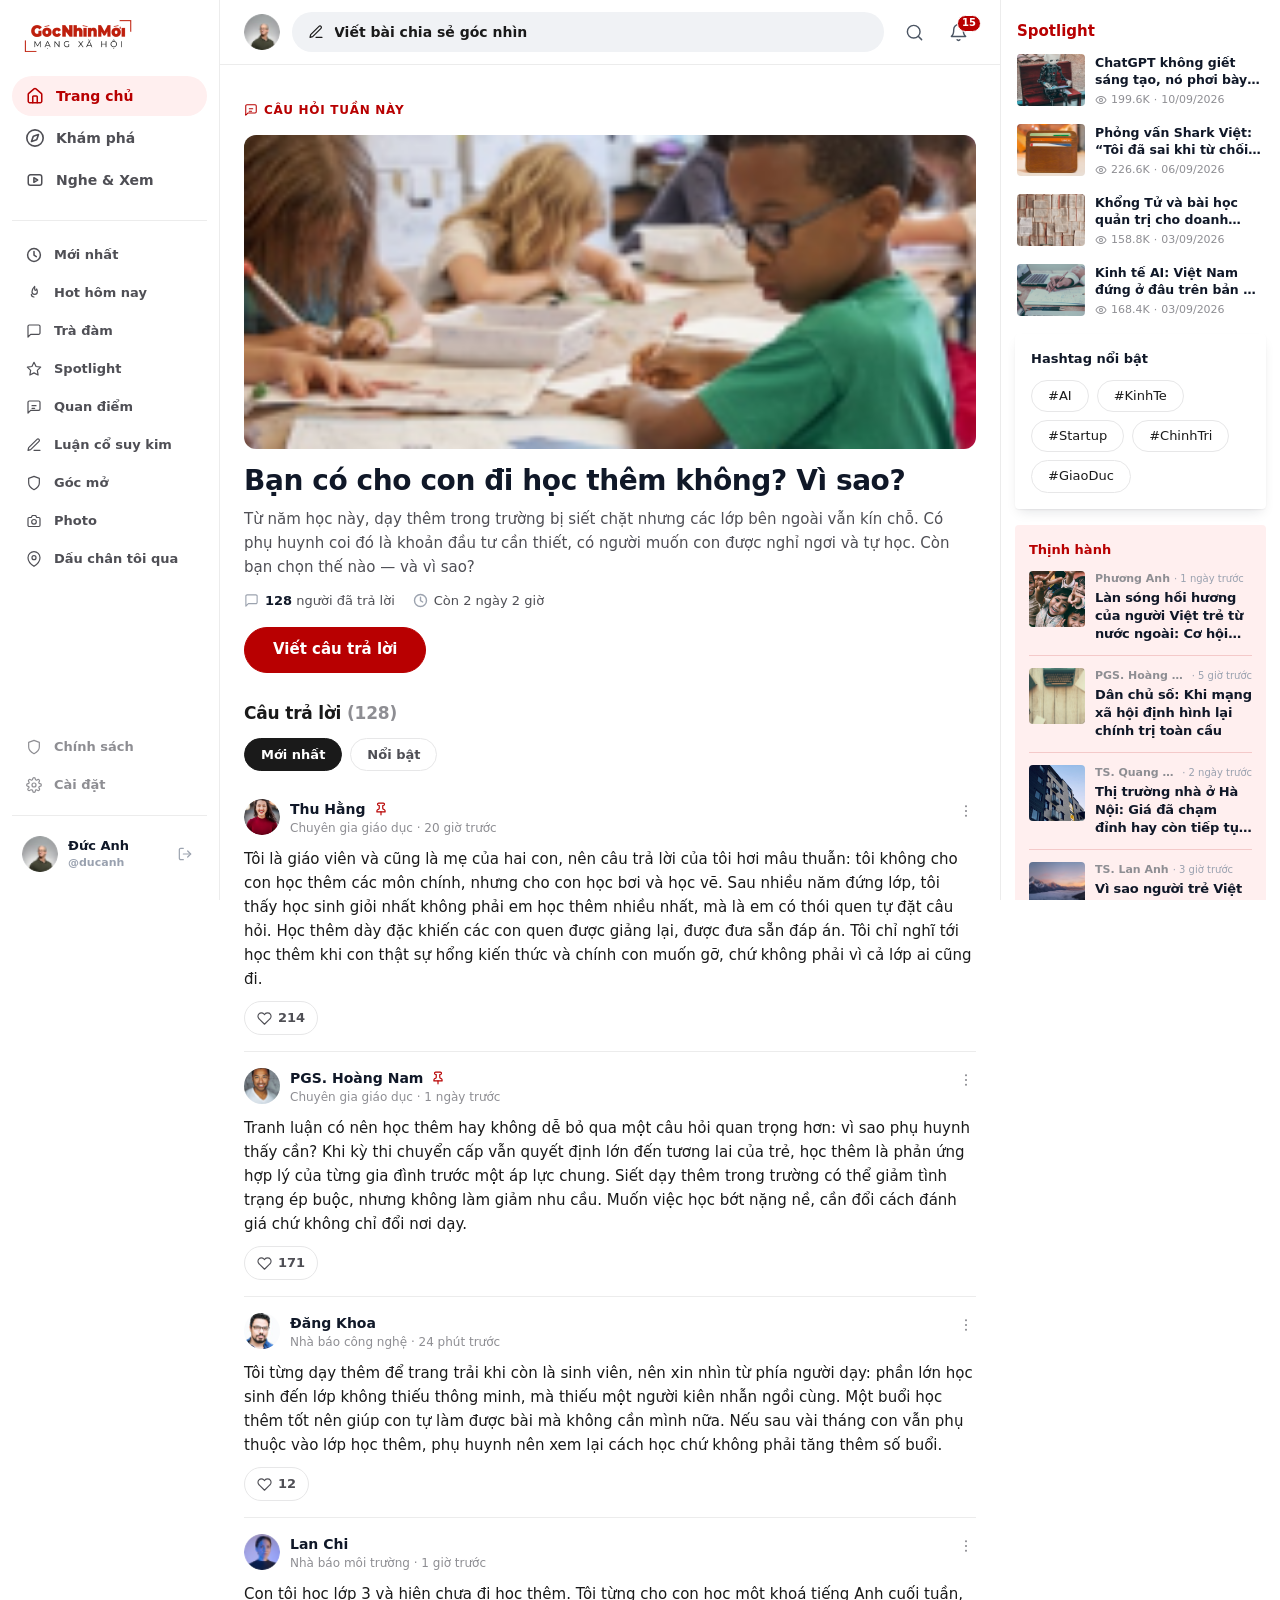
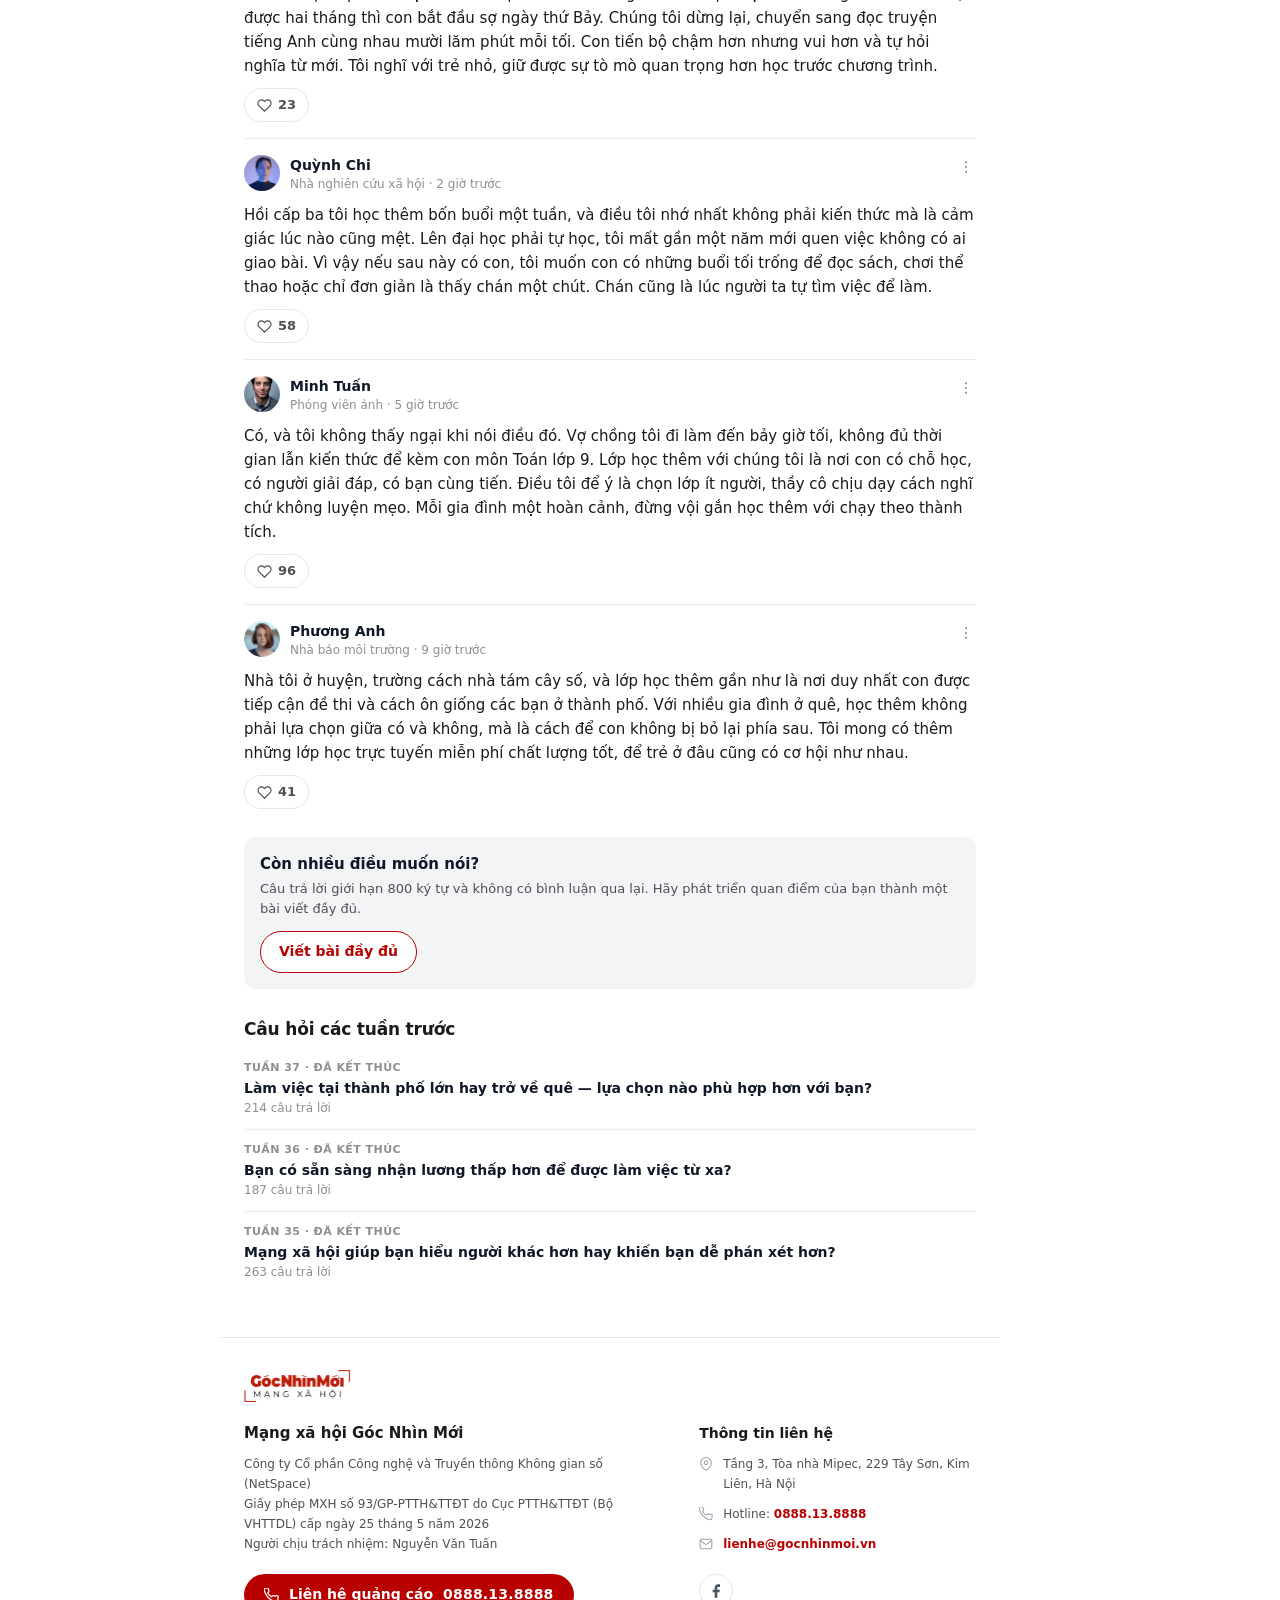
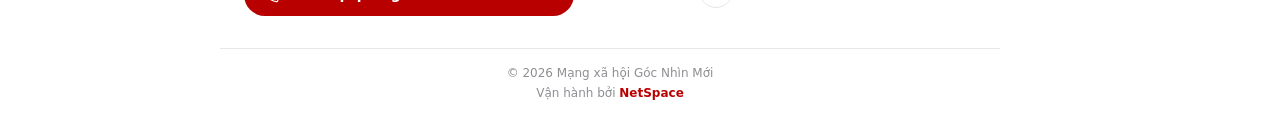
<file: cau-hoi-tuan.html>
<!DOCTYPE html>
<html lang="vi">
<head>
<meta charset="utf-8">
<meta name="viewport" content="width=device-width, initial-scale=1, viewport-fit=cover">
<meta name="theme-color" content="#ffffff">
<meta name="description" content="Câu hỏi tuần trên Góc Nhìn Mới — chia sẻ quan điểm ngắn của bạn về một chủ đề đáng bàn.">
<title>Câu hỏi tuần — Góc Nhìn Mới</title>

<link rel="preconnect" href="https://fonts.googleapis.com">
<link rel="preconnect" href="https://fonts.gstatic.com" crossorigin>
<link href="https://fonts.googleapis.com/css2?family=Be+Vietnam+Pro:wght@400;500;600;700;800&display=swap" rel="stylesheet">
<link rel="stylesheet" href="assets/css/tailwind.css">
</head>
<body class="v-web">

<!-- ============ Bộ icon (vector xuất trực tiếp từ Figma) ============ -->
<svg width="0" height="0" style="position:absolute" aria-hidden="true" focusable="false">
  <symbol id="i-menu" viewBox="0 0 15.5 13.5">
    <path d="M0.75 0.75H14.75" stroke="currentColor" stroke-width="1.5" stroke-linecap="round"/>
    <path d="M0.75 6.75H14.75" stroke="currentColor" stroke-width="1.5" stroke-linecap="round"/>
    <path d="M0.75 12.75H14.75" stroke="currentColor" stroke-width="1.5" stroke-linecap="round"/>
  </symbol>
  <symbol id="i-bell" viewBox="0 0 18.986 18.986">
    <path d="M10.8616 16.6128C10.7225 16.8525 10.5229 17.0515 10.2827 17.1899C10.0425 17.3282 9.77018 17.401 9.493 17.401C9.21582 17.401 8.94351 17.3282 8.70332 17.1899C8.46313 17.0515 8.26351 16.8525 8.12443 16.6128M14.2395 6.32867C14.2395 5.06982 13.7394 3.86253 12.8493 2.97238C11.9591 2.08224 10.7519 1.58217 9.493 1.58217C8.23415 1.58217 7.02686 2.08224 6.13672 2.97238C5.24658 3.86253 4.7465 5.06982 4.7465 6.32867C4.7465 11.8663 2.37325 13.4484 2.37325 13.4484H16.6128C16.6128 13.4484 14.2395 11.8663 14.2395 6.32867Z" stroke="currentColor" stroke-width="1.42395" stroke-linecap="round" stroke-linejoin="round"/>
  </symbol>
  <symbol id="i-search" viewBox="0 0 19.9842 19.9842">
    <path d="M9.15943 15.8208C12.8384 15.8208 15.8208 12.8384 15.8208 9.15943C15.8208 5.48044 12.8384 2.49803 9.15943 2.49803C5.48044 2.49803 2.49803 5.48044 2.49803 9.15943C2.49803 12.8384 5.48044 15.8208 9.15943 15.8208Z" stroke="currentColor" stroke-width="1.5" stroke-linecap="round" stroke-linejoin="round"/>
    <path d="M17.4862 17.4862L13.9057 13.9057" stroke="currentColor" stroke-width="1.5" stroke-linecap="round" stroke-linejoin="round"/>
  </symbol>
  <symbol id="i-them-nguoi" viewBox="0 0 20 20">
    <circle cx="8" cy="6" r="3.1" stroke="currentColor" stroke-width="1.7" fill="none"/>
    <path d="M2.6 17.2v-.8A4.4 4.4 0 0 1 7 12h2a4.4 4.4 0 0 1 4.4 4.4v.8" stroke="currentColor" stroke-width="1.7" stroke-linecap="round" fill="none"/>
    <path d="M16.4 4.4v4.4M14.2 6.6h4.4" stroke="currentColor" stroke-width="1.7" stroke-linecap="round"/>
  </symbol>
  <symbol id="i-them" viewBox="0 0 16 16">
    <path d="M8 3.5v9M3.5 8h9" stroke="currentColor" stroke-width="1.8" stroke-linecap="round"/>
  </symbol>
  <symbol id="i-check" viewBox="0 0 16 16">
    <path d="M3.2 8.6l3.1 3.1 6.5-7.4" stroke="currentColor" stroke-width="1.8" stroke-linecap="round" stroke-linejoin="round" fill="none"/>
  </symbol>
  <symbol id="i-chevron" viewBox="0 0 12.9904 12.9904">
    <path d="M4.8714 9.7428L8.119 6.4952L4.8714 3.2476" stroke="currentColor" stroke-width="1.3" stroke-linecap="round" stroke-linejoin="round"/>
  </symbol>
  <symbol id="i-heart" viewBox="0 0 15.9882 15.9882">
    <path d="M13.8831 3.07107C13.5428 2.73065 13.1388 2.46061 12.6942 2.27638C12.2496 2.09214 11.773 1.99731 11.2917 1.99731C10.8104 1.99731 10.3338 2.09214 9.88913 2.27638C9.44449 2.46061 9.0405 2.73065 8.70025 3.07107L7.9941 3.77721L7.28795 3.07107C6.60067 2.38378 5.66851 1.99766 4.69653 1.99766C3.72456 1.99766 2.7924 2.38378 2.10511 3.07107C1.41783 3.75835 1.03171 4.69052 1.03171 5.66249C1.03171 6.63446 1.41783 7.56662 2.10511 8.25391L2.81126 8.96005L7.9941 14.1429L13.1769 8.96005L13.8831 8.25391C14.2235 7.91366 14.4935 7.50967 14.6778 7.06502C14.862 6.62038 14.9568 6.14379 14.9568 5.66249C14.9568 5.18118 14.862 4.7046 14.6778 4.25995C14.4935 3.81531 14.2235 3.41132 13.8831 3.07107Z" stroke="currentColor" stroke-width="1.19912" stroke-linecap="round" stroke-linejoin="round"/>
  </symbol>
  <symbol id="i-comment" viewBox="0 0 15.9882 15.9882">
    <path d="M13.9897 9.99262C13.9897 10.346 13.8493 10.6849 13.5994 10.9347C13.3496 11.1846 13.0107 11.325 12.6573 11.325H4.66322L1.99852 13.9897V3.33087C1.99852 2.97751 2.1389 2.63863 2.38876 2.38876C2.63863 2.1389 2.97751 1.99852 3.33087 1.99852H12.6573C13.0107 1.99852 13.3496 2.1389 13.5994 2.38876C13.8493 2.63863 13.9897 2.97751 13.9897 3.33087V9.99262Z" stroke="currentColor" stroke-width="1.19912" stroke-linecap="round" stroke-linejoin="round"/>
  </symbol>
  <symbol id="i-share" viewBox="0 0 15.9882 15.9882">
    <path d="M5.72244 9.00002L10.2724 11.6514M10.2658 4.3368L5.72244 6.98818M11.9912 5.3294C12.5212 5.3294 13.0295 5.11884 13.4043 4.74405C13.7791 4.36925 13.9897 3.86092 13.9897 3.33087C13.9897 2.80083 13.7791 2.2925 13.4043 1.9177C13.0295 1.54291 12.5212 1.33235 11.9912 1.33235C11.4611 1.33235 10.9528 1.54291 10.578 1.9177C10.2032 2.2925 9.99262 2.80083 9.99262 3.33087C9.99262 3.86092 10.2032 4.36925 10.578 4.74405C10.9528 5.11884 11.4611 5.3294 11.9912 5.3294ZM3.99705 7.9941C4.52709 7.9941 5.03542 7.78354 5.41022 7.40875C5.78502 7.03395 5.99557 6.52562 5.99557 5.99557C5.99557 5.46553 5.78502 4.9572 5.41022 4.5824C5.03542 4.20761 4.52709 3.99705 3.99705 3.99705C3.46701 3.99705 2.95868 4.20761 2.58388 4.5824C2.20908 4.9572 1.99852 5.46553 1.99852 5.99557C1.99852 6.52562 2.20908 7.03395 2.58388 7.40875C2.95868 7.78354 3.46701 7.9941 3.99705 7.9941ZM11.9912 10.6588C11.4611 10.6588 10.9528 10.8694 10.578 11.2442C10.2032 11.619 9.99262 12.1273 9.99262 12.6573C9.99262 13.1874 10.2032 13.6957 10.578 14.0705C10.9528 14.4453 11.4611 14.6559 11.9912 14.6559C12.5212 14.6559 13.0295 14.4453 13.4043 14.0705C13.7791 13.6957 13.9897 13.1874 13.9897 12.6573C13.9897 12.1273 13.7791 11.619 13.4043 11.2442C13.0295 10.8694 12.5212 10.6588 11.9912 10.6588Z" stroke="currentColor" stroke-width="1.19912" stroke-linecap="round" stroke-linejoin="round"/>
  </symbol>
  <symbol id="i-bookmark" viewBox="0 0 15.9882 15.9882">
    <path d="M12.6573 13.9897L7.9941 10.6588L3.33087 13.9897V3.33087C3.33087 2.97751 3.47125 2.63863 3.72111 2.38876C3.97098 2.1389 4.30986 1.99852 4.66322 1.99852H11.325C11.6783 1.99852 12.0172 2.1389 12.2671 2.38876C12.517 2.63863 12.6573 2.97751 12.6573 3.33087V13.9897Z" stroke="currentColor" stroke-width="1.19912" stroke-linecap="round" stroke-linejoin="round"/>
  </symbol>
  <symbol id="i-more" viewBox="0 0 15.9882 15.9882">
    <path d="M7.9941 4.33014C8.54598 4.33014 8.99336 3.88275 8.99336 3.33087C8.99336 2.779 8.54598 2.33161 7.9941 2.33161C7.44222 2.33161 6.99484 2.779 6.99484 3.33087C6.99484 3.88275 7.44222 4.33014 7.9941 4.33014Z" fill="currentColor"/>
    <path d="M7.9941 8.99336C8.54598 8.99336 8.99336 8.54598 8.99336 7.9941C8.99336 7.44222 8.54598 6.99484 7.9941 6.99484C7.44222 6.99484 6.99484 7.44222 6.99484 7.9941C6.99484 8.54598 7.44222 8.99336 7.9941 8.99336Z" fill="currentColor"/>
    <path d="M7.9941 13.6566C8.54598 13.6566 8.99336 13.2092 8.99336 12.6573C8.99336 12.1054 8.54598 11.6581 7.9941 11.6581C7.44222 11.6581 6.99484 12.1054 6.99484 12.6573C6.99484 13.2092 7.44222 13.6566 7.9941 13.6566Z" fill="currentColor"/>
  </symbol>
  <symbol id="i-play" viewBox="0 0 17.9867 17.9867">
    <path d="M3.74723 2.24834L14.2395 8.99335L3.74723 15.7384V2.24834Z" fill="currentColor"/>
  </symbol>
  <symbol id="i-play-sm" viewBox="0 0 10.9919 10.9919">
    <path d="M2.28998 1.37399L8.70192 5.49595L2.28998 9.61791V1.37399Z" fill="currentColor"/>
  </symbol>
  <symbol id="i-pause" viewBox="0 0 16 16">
    <rect x="3.5" y="2.5" width="3.4" height="11" rx="1.2" fill="currentColor"/>
    <rect x="9.1" y="2.5" width="3.4" height="11" rx="1.2" fill="currentColor"/>
  </symbol>
  <!-- Đinh ghim: đánh dấu câu trả lời GNM chọn (khác biểu tượng địa điểm i-pin) -->
  <symbol id="i-ghim" viewBox="0 0 24 24">
    <path d="M12 17v5" stroke="currentColor" stroke-width="2" stroke-linecap="round" stroke-linejoin="round" fill="none"/>
    <path d="M9 10.76a2 2 0 0 1-1.11 1.79l-1.78.9A2 2 0 0 0 5 15.24V17h14v-1.76a2 2 0 0 0-1.11-1.79l-1.78-.9A2 2 0 0 1 15 10.76V6h1a2 2 0 0 0 0-4H8a2 2 0 0 0 0 4h1z" stroke="currentColor" stroke-width="2" stroke-linecap="round" stroke-linejoin="round" fill="none"/>
  </symbol>
  <symbol id="i-pin" viewBox="0 0 10.9919 10.9919">
    <path d="M9.61791 4.57996C9.61791 7.78593 5.49595 10.5339 5.49595 10.5339C5.49595 10.5339 1.37399 7.78593 1.37399 4.57996C1.37399 3.48675 1.80826 2.43831 2.58128 1.66529C3.3543 0.892273 4.40274 0.457996 5.49595 0.457996C6.58916 0.457996 7.6376 0.892273 8.41062 1.66529C9.18364 2.43831 9.61791 3.48675 9.61791 4.57996ZM5.49595 4.57996C5.67638 4.57996 5.85505 4.54442 6.02175 4.47537C6.18845 4.40632 6.33992 4.30511 6.46751 4.17753C6.59509 4.04994 6.6963 3.89847 6.76535 3.73177C6.8344 3.56507 6.86994 3.38641 6.86994 3.20597C6.86994 3.02554 6.8344 2.84687 6.76535 2.68017C6.6963 2.51347 6.59509 2.362 6.46751 2.23442C6.33992 2.10683 6.18845 2.00562 6.02175 1.93657C5.85505 1.86752 5.67638 1.83198 5.49595 1.83198C5.13155 1.83198 4.78207 1.97674 4.52439 2.23442C4.26672 2.49209 4.12196 2.84157 4.12196 3.20597C4.12196 3.57038 4.26672 3.91985 4.52439 4.17753C4.78207 4.4352 5.13155 4.57996 5.49595 4.57996Z" stroke="currentColor" stroke-width="0.915992" stroke-linecap="round" stroke-linejoin="round"/>
  </symbol>
  <symbol id="i-star" viewBox="0 0 10.9919 10.9919">
    <path d="M5.49595 0.915992L6.91116 3.78305L10.0759 4.24562L7.78593 6.47606L8.32636 9.62707L5.49595 8.13859L2.66554 9.62707L3.20597 6.47606L0.915992 4.24562L4.08074 3.78305L5.49595 0.915992Z" fill="currentColor"/>
  </symbol>
  <symbol id="i-bookmark-lg" viewBox="0 0 14.9889 14.9889">
    <path d="M11.8662 13.1153L7.49445 9.9926L3.12269 13.1153V3.12269C3.12269 2.79141 3.25429 2.4737 3.48853 2.23946C3.72278 2.00521 4.04049 1.87361 4.37176 1.87361H10.6171C10.9484 1.87361 11.2661 2.00521 11.5004 2.23946C11.7346 2.4737 11.8662 2.79141 11.8662 3.12269V13.1153Z" stroke="currentColor" stroke-width="1.24908" stroke-linecap="round" stroke-linejoin="round"/>
  </symbol>
  <symbol id="i-map-pin" viewBox="0 0 13.9897 13.9897">
    <path d="M12.241 5.82904C12.241 9.90937 6.99485 13.4068 6.99485 13.4068C6.99485 13.4068 1.74871 9.90937 1.74871 5.82904C1.74871 4.43768 2.30143 3.1033 3.28527 2.11946C4.26911 1.13562 5.60349 0.582904 6.99485 0.582904C8.38621 0.582904 9.72059 1.13562 10.7044 2.11946C11.6883 3.1033 12.241 4.43768 12.241 5.82904Z" stroke="currentColor" stroke-width="1.04923" stroke-linecap="round" stroke-linejoin="round"/>
    <path d="M6.99485 7.57775C7.96064 7.57775 8.74356 6.79483 8.74356 5.82904C8.74356 4.86325 7.96064 4.08033 6.99485 4.08033C6.02906 4.08033 5.24614 4.86325 5.24614 5.82904C5.24614 6.79483 6.02906 7.57775 6.99485 7.57775Z" stroke="currentColor" stroke-width="1.04923" stroke-linecap="round" stroke-linejoin="round"/>
  </symbol>
  <symbol id="i-phone" viewBox="0 0 13.9897 13.9897">
    <path d="M12.8239 9.86274V11.6115C12.8246 11.7738 12.7913 11.9345 12.7263 12.0832C12.6612 12.232 12.5658 12.3655 12.4462 12.4752C12.3266 12.585 12.1854 12.6685 12.0316 12.7205C11.8778 12.7726 11.7148 12.7919 11.5532 12.7773C9.75947 12.5824 8.0365 11.9694 6.5227 10.9877C4.424 9.78022 2.76573 7.93407 1.78952 5.71829C0.832491 4.19822 0.243667 2.47566 0.0699486 0.687827C0.168197 0.467119 0.332587 0.282385 0.540389 0.159166C0.748192 0.0359462 0.989142 -0.0196722 1.22993 0C1.22993 0 2.97864 0 2.97864 0C3.26153 -0.00278413 3.53578 0.0973909 3.75027 0.281853C3.96476 0.466316 4.10486 0.722479 4.14445 1.0026C4.21848 1.56218 4.35488 2.11186 4.55248 2.64056C4.63091 2.84919 4.64788 3.07594 4.60139 3.29392C4.5549 3.51191 4.4469 3.712 4.29017 3.87048L3.54989 4.61077C4.37968 6.0701 5.58798 7.2784 7.04731 8.1082L7.7876 7.36791C7.94608 7.21119 8.14618 7.10318 8.36416 7.05669C8.58215 7.0102 8.80889 7.02718 9.01753 7.1056C9.54622 7.30321 10.0959 7.43961 10.6555 7.51363C10.967 7.22609 11.38 7.07406 11.8036 7.09101C12.2272 7.10795 12.6267 7.29247 12.9142 7.60398C13.2018 7.9155 13.3538 8.32848 13.3369 8.75207C13.3199 9.17567 13.1354 9.57519 12.8239 9.86274Z" stroke="currentColor" stroke-width="1.04923" stroke-linecap="round" stroke-linejoin="round"/>
  </symbol>
  <symbol id="i-mail" viewBox="0 0 13.9897 13.9897">
    <path d="M2.33162 2.33162H11.6581C12.2993 2.33162 12.8239 2.85623 12.8239 3.49742V10.4923C12.8239 11.1335 12.2993 11.6581 11.6581 11.6581H2.33162C1.69042 11.6581 1.16581 11.1335 1.16581 10.4923V3.49742C1.16581 2.85623 1.69042 2.33162 2.33162 2.33162Z" stroke="currentColor" stroke-width="1.04923" stroke-linecap="round" stroke-linejoin="round"/>
    <path d="M12.8239 3.49743L6.99485 7.57775L1.16581 3.49743" stroke="currentColor" stroke-width="1.04923" stroke-linecap="round" stroke-linejoin="round"/>
  </symbol>
  <symbol id="i-phone-btn" viewBox="0 0 14.9889 14.9889">
    <path d="M13.7398 10.5672V12.4408C13.7405 12.6147 13.7049 12.7869 13.6352 12.9463C13.5655 13.1056 13.4633 13.2487 13.3352 13.3663C13.207 13.4839 13.0557 13.5734 12.8909 13.6291C12.7262 13.6848 12.5516 13.7055 12.3783 13.6899C10.4565 13.481 8.6105 12.8243 6.98857 11.7725C4.73998 10.4788 2.96327 8.50075 1.91733 6.12671C0.89195 4.49807 0.26107 2.65248 0.0749442 0.736954C0.18021 0.500482 0.356341 0.302554 0.578986 0.170533C0.80163 0.0385132 1.05979 -0.0210777 1.31777 0C1.31777 0 3.19139 0 3.19139 0C3.49448 -0.0029834 3.78831 0.104347 4.01813 0.301984C4.24794 0.499621 4.39804 0.774081 4.44046 1.0742C4.51978 1.67376 4.66592 2.2627 4.87764 2.82915C4.96167 3.05269 4.97985 3.29563 4.93004 3.52919C4.88023 3.76274 4.76451 3.97712 4.5966 4.14693L3.80343 4.94009C4.6925 6.50365 5.9871 7.79825 7.55066 8.68732L8.34382 7.89415C8.51363 7.72624 8.72801 7.61052 8.96156 7.56071C9.19512 7.5109 9.43806 7.52908 9.6616 7.61311C10.2281 7.82483 10.817 7.97097 11.4165 8.05029C11.7503 7.7422 12.1928 7.57932 12.6466 7.59747C13.1005 7.61563 13.5285 7.81333 13.8366 8.14709C14.1447 8.48085 14.3076 8.92333 14.2894 9.37718C14.2713 9.83104 14.0736 10.2591 13.7398 10.5672Z" stroke="currentColor" stroke-width="1.24908" stroke-linecap="round" stroke-linejoin="round"/>
  </symbol>
  <symbol id="i-close" viewBox="0 0 16 16">
    <path d="M3.5 3.5L12.5 12.5M12.5 3.5L3.5 12.5" stroke="currentColor" stroke-width="1.5" stroke-linecap="round"/>
  </symbol>
  <symbol id="i-eye" viewBox="0 0 13.9982 13.9982">
    <path d="M1.20268 6.79613C1.15407 6.92708 1.15407 7.07112 1.20268 7.20207C1.67611 8.35001 2.47973 9.33153 3.51166 10.0222C4.5436 10.7128 5.75737 11.0815 6.9991 11.0815C8.24083 11.0815 9.4546 10.7128 10.4865 10.0222C11.5185 9.33153 12.3221 8.35001 12.7955 7.20207C12.8441 7.07112 12.8441 6.92708 12.7955 6.79613C12.3221 5.64819 11.5185 4.66667 10.4865 3.97603C9.4546 3.28539 8.24083 2.9167 6.9991 2.9167C5.75737 2.9167 4.5436 3.28539 3.51166 3.97603C2.47973 4.66667 1.67611 5.64819 1.20268 6.79613Z" stroke="currentColor" stroke-width="1.16652" stroke-linecap="round" stroke-linejoin="round"/>
    <path d="M6.9991 8.74888C7.96549 8.74888 8.74902 7.96535 8.74902 6.99896C8.74902 6.03257 7.96549 5.24904 6.9991 5.24904C6.03271 5.24904 5.24918 6.03257 5.24918 6.99896C5.24918 7.96535 6.03271 8.74888 6.9991 8.74888Z" stroke="currentColor" stroke-width="1.16652" stroke-linecap="round" stroke-linejoin="round"/>
  </symbol>
  <symbol id="i-nav-home" viewBox="0 0 19.9674 19.9674">
    <path d="M12.4796 17.4715V10.8157C12.4796 10.595 12.392 10.3834 12.2359 10.2274C12.0799 10.0713 11.8683 9.9837 11.6476 9.9837H8.31975C8.0991 9.9837 7.88748 10.0713 7.73145 10.2274C7.57543 10.3834 7.48777 10.595 7.48777 10.8157V17.4715" stroke="currentColor" stroke-width="1.7" stroke-linecap="round" stroke-linejoin="round"/>
    <path d="M2.49593 8.31975C2.49587 8.0777 2.54862 7.83855 2.6505 7.61899C2.75237 7.39942 2.90093 7.20474 3.08579 7.04849L8.90962 2.05748C9.20995 1.80364 9.59047 1.66438 9.9837 1.66438C10.377 1.66438 10.7574 1.80364 11.0578 2.05748L16.8816 7.04849C17.0664 7.20474 17.215 7.39942 17.3169 7.61899C17.4187 7.83855 17.4715 8.0777 17.4715 8.31975V15.8075C17.4715 16.2488 17.2961 16.6721 16.9841 16.9841C16.6721 17.2961 16.2488 17.4715 15.8075 17.4715H4.15988C3.71857 17.4715 3.29534 17.2961 2.98328 16.9841C2.67123 16.6721 2.49593 16.2488 2.49593 15.8075V8.31975Z" stroke="currentColor" stroke-width="1.7" stroke-linecap="round" stroke-linejoin="round"/>
  </symbol>
  <symbol id="i-nav-media" viewBox="0 0 19.9674 19.9674">
    <path d="M14.9755 4.1632H4.99185C3.61339 4.1632 2.49592 5.28067 2.49592 6.65913V13.3183C2.49592 14.6967 3.61339 15.8142 4.99185 15.8142H14.9755C16.354 15.8142 17.4715 14.6967 17.4715 13.3183V6.65913C17.4715 5.28067 16.354 4.1632 14.9755 4.1632Z" stroke="currentColor" stroke-width="1.66728" stroke-linecap="round" stroke-linejoin="round"/>
    <path d="M8.73574 7.48777L12.8989 9.9837L8.73574 12.4796V7.48777Z" stroke="currentColor" stroke-width="1.66728" stroke-linecap="round" stroke-linejoin="round"/>
  </symbol>
  <symbol id="i-nav-explore" viewBox="0 0 18.3034 18.3034">
    <path d="M12.6793 5.62415L11.1784 10.126C11.0967 10.3711 10.9591 10.5937 10.7765 10.7765C10.5937 10.9591 10.3711 11.0967 10.126 11.1784L5.62415 12.6793L7.12503 8.17748C7.20672 7.9324 7.34435 7.7097 7.52702 7.52702C7.7097 7.34435 7.9324 7.20672 8.17748 7.12503L12.6793 5.62415Z" stroke="currentColor" stroke-width="1.66395" stroke-linecap="round" stroke-linejoin="round"/>
    <path d="M9.15172 17.4714C13.7466 17.4714 17.4714 13.7466 17.4714 9.15172C17.4714 4.55685 13.7466 0.831975 9.15172 0.831975C4.55685 0.831975 0.831975 4.55685 0.831975 9.15172C0.831975 13.7466 4.55685 17.4714 9.15172 17.4714Z" stroke="currentColor" stroke-width="1.66395" stroke-linecap="round" stroke-linejoin="round"/>
  </symbol>
  <symbol id="i-cong" viewBox="0 0 16 16">
    <path d="M8 2.5v11M2.5 8h11" stroke="currentColor" stroke-width="1.8" stroke-linecap="round" fill="none"/>
  </symbol>
  <symbol id="i-nav-write" viewBox="0 0 17.8844 17.8844">
    <path d="M8.52774 1.86889H2.70392C2.26261 1.86889 1.83938 2.0442 1.52732 2.35624C1.21527 2.6683 1.03997 3.09153 1.03997 3.53284V15.1805C1.03997 15.6218 1.21527 16.045 1.52732 16.3571C1.83938 16.6691 2.26261 16.8445 2.70392 16.8445H14.3515C14.7929 16.8445 15.2161 16.6691 15.5282 16.3571C15.8402 16.045 16.0155 15.6218 16.0155 15.1805V9.35666" stroke="currentColor" stroke-width="2.07994" stroke-linecap="round" stroke-linejoin="round"/>
    <path d="M13.8316 1.5569C14.1626 1.22591 14.6114 1.03997 15.0795 1.03997C15.5476 1.03997 15.9966 1.22591 16.3275 1.5569C16.6585 1.88788 16.8444 2.33678 16.8444 2.80486C16.8444 3.27294 16.6585 3.72184 16.3275 4.05283L8.82889 11.5522C8.63135 11.7496 8.38731 11.8941 8.11924 11.9724L5.72898 12.6713C5.65739 12.6922 5.5815 12.6934 5.50926 12.6749C5.43702 12.6564 5.37109 12.6188 5.31835 12.5661C5.26563 12.5133 5.22804 12.4474 5.20952 12.3751C5.19102 12.3029 5.19227 12.227 5.21315 12.1554L5.91201 9.76512C5.99065 9.49734 6.13542 9.25355 6.33299 9.05631L13.8316 1.5569Z" stroke="currentColor" stroke-width="2.07994" stroke-linecap="round" stroke-linejoin="round"/>
  </symbol>
  <symbol id="i-verified" viewBox="0 0 16 16">
    <circle cx="8" cy="8" r="7" fill="currentColor"/>
    <path d="M4.9 8.2L7 10.3L11.1 6.2" stroke="#fff" stroke-width="1.6" stroke-linecap="round" stroke-linejoin="round" fill="none"/>
  </symbol>
  <symbol id="i-nav-user" viewBox="0 0 19.9674 19.9674">
    <path d="M16.6395 17.4715V15.8075C16.6395 14.9249 16.2889 14.0784 15.6648 13.4543C15.0407 12.8302 14.1943 12.4796 13.3116 12.4796H6.6558C5.77316 12.4796 4.9267 12.8302 4.3026 13.4543C3.6785 14.0784 3.3279 14.9249 3.3279 15.8075V17.4715" stroke="currentColor" stroke-width="1.7" stroke-linecap="round" stroke-linejoin="round"/>
    <path d="M9.9837 9.1517C11.8217 9.1517 13.3116 7.6618 13.3116 5.8237C13.3116 3.9857 11.8217 2.4958 9.9837 2.4958C8.1457 2.4958 6.6558 3.9857 6.6558 5.8237C6.6558 7.6618 8.1457 9.1517 9.9837 9.1517Z" stroke="currentColor" stroke-width="1.7" stroke-linecap="round" stroke-linejoin="round"/>
  </symbol>
  <symbol id="i-clock" viewBox="0 0 16 16">
    <circle cx="8" cy="8" r="6.4" stroke="currentColor" stroke-width="1.5" fill="none"/>
    <path d="M8 4.6V8.2L10.3 9.6" stroke="currentColor" stroke-width="1.5" stroke-linecap="round" stroke-linejoin="round" fill="none"/>
  </symbol>
  <symbol id="i-alert" viewBox="0 0 16 16">
    <circle cx="8" cy="8" r="6.4" stroke="currentColor" stroke-width="1.5" fill="none"/>
    <path d="M8 4.9V8.6" stroke="currentColor" stroke-width="1.5" stroke-linecap="round"/>
    <circle cx="8" cy="11.1" r=".95" fill="currentColor"/>
  </symbol>
  <symbol id="i-draft" viewBox="0 0 16 16">
    <path d="M9.1 1.9H4.4C3.85 1.9 3.4 2.35 3.4 2.9V13.1C3.4 13.65 3.85 14.1 4.4 14.1H11.6C12.15 14.1 12.6 13.65 12.6 13.1V5.4L9.1 1.9Z" stroke="currentColor" stroke-width="1.5" stroke-linejoin="round" fill="none"/>
    <path d="M9.1 1.9V5.4H12.6" stroke="currentColor" stroke-width="1.5" stroke-linejoin="round" fill="none"/>
  </symbol>
  <symbol id="i-link" viewBox="0 0 16 16">
    <path d="M6.7 8.65C6.98 9.02 7.34 9.33 7.75 9.55C8.16 9.77 8.62 9.9 9.08 9.93C9.55 9.96 10.01 9.89 10.45 9.73C10.88 9.56 11.28 9.31 11.6 8.98L13.6 6.98C14.18 6.38 14.5 5.58 14.49 4.75C14.48 3.92 14.15 3.13 13.56 2.54C12.97 1.95 12.18 1.62 11.35 1.61C10.52 1.6 9.72 1.92 9.13 2.5L7.98 3.64" stroke="currentColor" stroke-width="1.5" stroke-linecap="round" stroke-linejoin="round" fill="none"/>
    <path d="M9.3 7.35C9.02 6.98 8.66 6.67 8.25 6.45C7.84 6.23 7.38 6.1 6.92 6.07C6.45 6.04 5.99 6.11 5.55 6.27C5.12 6.44 4.72 6.69 4.4 7.02L2.4 9.02C1.82 9.62 1.5 10.42 1.51 11.25C1.52 12.08 1.85 12.87 2.44 13.46C3.03 14.05 3.82 14.38 4.65 14.39C5.48 14.4 6.28 14.08 6.87 13.5L8.02 12.36" stroke="currentColor" stroke-width="1.5" stroke-linecap="round" stroke-linejoin="round" fill="none"/>
  </symbol>
  <symbol id="i-send" viewBox="0 0 16 16">
    <path d="M14.3 1.7L7.3 8.7" stroke="currentColor" stroke-width="1.5" stroke-linecap="round" stroke-linejoin="round" fill="none"/>
    <path d="M14.3 1.7L9.85 14.3L7.3 8.7L1.7 6.15L14.3 1.7Z" stroke="currentColor" stroke-width="1.5" stroke-linecap="round" stroke-linejoin="round" fill="none"/>
  </symbol>
  <symbol id="i-trash" viewBox="0 0 16 16">
    <path d="M2.4 4.2H13.6" stroke="currentColor" stroke-width="1.5" stroke-linecap="round"/>
    <path d="M5.6 4.2V2.9C5.6 2.35 6.05 1.9 6.6 1.9H9.4C9.95 1.9 10.4 2.35 10.4 2.9V4.2" stroke="currentColor" stroke-width="1.5" stroke-linecap="round" stroke-linejoin="round" fill="none"/>
    <path d="M12.3 4.2V13.1C12.3 13.65 11.85 14.1 11.3 14.1H4.7C4.15 14.1 3.7 13.65 3.7 13.1V4.2" stroke="currentColor" stroke-width="1.5" stroke-linecap="round" stroke-linejoin="round" fill="none"/>
  </symbol>
  <symbol id="i-camera" viewBox="0 0 20 20">
    <path d="M17.5 15.4C17.5 16.2 16.8 16.9 16 16.9H4C3.2 16.9 2.5 16.2 2.5 15.4V7.1C2.5 6.3 3.2 5.6 4 5.6H6.6L7.9 3.1H12.1L13.4 5.6H16C16.8 5.6 17.5 6.3 17.5 7.1V15.4Z" stroke="currentColor" stroke-width="1.5" stroke-linejoin="round" fill="none"/>
    <circle cx="10" cy="11" r="2.9" stroke="currentColor" stroke-width="1.5" fill="none"/>
  </symbol>
  <symbol id="i-facebook" viewBox="0 0 15.9882 15.9882">
    <path d="M11.9912 1.33235H9.99263C9.10922 1.33235 8.262 1.68328 7.63734 2.30794C7.01268 2.9326 6.66175 3.77982 6.66175 4.66322V6.66175H4.66323V9.32645H6.66175V14.6559H9.32645V9.32645H11.325L11.9912 6.66175H9.32645V4.66322C9.32645 4.48654 9.39664 4.3171 9.52157 4.19217C9.6465 4.06724 9.81594 3.99705 9.99263 3.99705H11.9912V1.33235Z" fill="currentColor"/>
  </symbol>
  <symbol id="i-flame" viewBox="0 0 24 24">
    <path d="M13 2s-4 4-4 8a4 4 0 008 0c0-1.5-.5-3-1-4 0 0-1 2-2 2s-1-2-1-2z" fill="none" stroke="currentColor" stroke-width="1.8" stroke-linecap="round" stroke-linejoin="round"/>
    <path d="M12 18a4 4 0 01-4-4" fill="none" stroke="currentColor" stroke-width="1.8" stroke-linecap="round" stroke-linejoin="round"/>
  </symbol>
  <symbol id="i-star-line" viewBox="0 0 24 24">
    <path d="M12 2l3.09 6.26L22 9.27l-5 4.87 1.18 6.88L12 17.77l-6.18 3.25L7 14.14 2 9.27l6.91-1.01L12 2z" fill="none" stroke="currentColor" stroke-width="1.8" stroke-linecap="round" stroke-linejoin="round"/>
  </symbol>
  <symbol id="i-comment-lines" viewBox="0 0 24 24">
    <path d="M21 15a2 2 0 01-2 2H7l-4 4V5a2 2 0 012-2h14a2 2 0 012 2z" fill="none" stroke="currentColor" stroke-width="1.8" stroke-linecap="round" stroke-linejoin="round"/>
    <path d="M9 10h6M9 14h4" fill="none" stroke="currentColor" stroke-width="1.8" stroke-linecap="round"/>
  </symbol>
  <symbol id="i-pencil" viewBox="0 0 24 24">
    <path d="M12 20h9" fill="none" stroke="currentColor" stroke-width="1.8" stroke-linecap="round"/>
    <path d="M16.5 3.5a2.121 2.121 0 013 3L7 19l-4 1 1-4z" fill="none" stroke="currentColor" stroke-width="1.8" stroke-linecap="round" stroke-linejoin="round"/>
  </symbol>
  <symbol id="i-shield" viewBox="0 0 24 24">
    <path d="M12 22s8-4 8-10V5l-8-3-8 3v7c0 6 8 10 8 10z" fill="none" stroke="currentColor" stroke-width="1.8" stroke-linecap="round" stroke-linejoin="round"/>
  </symbol>
  <symbol id="i-settings" viewBox="0 0 24 24">
    <circle cx="12" cy="12" r="3" fill="none" stroke="currentColor" stroke-width="1.8"/>
    <path d="M19.4 15a1.65 1.65 0 00.33 1.82l.06.06a2 2 0 11-2.83 2.83l-.06-.06a1.65 1.65 0 00-1.82-.33 1.65 1.65 0 00-1 1.51V21a2 2 0 11-4 0v-.09A1.65 1.65 0 008 19.4a1.65 1.65 0 00-1.82.33l-.06.06a2 2 0 11-2.83-2.83l.06-.06A1.65 1.65 0 004.6 15a1.65 1.65 0 00-1.51-1H3a2 2 0 110-4h.09A1.65 1.65 0 004.6 9a1.65 1.65 0 00-.33-1.82l-.06-.06a2 2 0 112.83-2.83l.06.06A1.65 1.65 0 009 4.6a1.65 1.65 0 001-1.51V3a2 2 0 114 0v.09a1.65 1.65 0 001 1.51 1.65 1.65 0 001.82-.33l.06-.06a2 2 0 112.83 2.83l-.06.06A1.65 1.65 0 0019.4 9a1.65 1.65 0 001.51 1H21a2 2 0 110 4h-.09a1.65 1.65 0 00-1.51 1z" fill="none" stroke="currentColor" stroke-width="1.8" stroke-linecap="round" stroke-linejoin="round"/>
  </symbol>
  <symbol id="i-logout" viewBox="0 0 24 24">
    <path d="M9.5 20.5H5.5a2 2 0 01-2-2v-13a2 2 0 012-2h4" fill="none" stroke="currentColor" stroke-width="1.8" stroke-linecap="round" stroke-linejoin="round"/>
    <path d="M16 16.5l4.5-4.5L16 7.5" fill="none" stroke="currentColor" stroke-width="1.8" stroke-linecap="round" stroke-linejoin="round"/>
    <path d="M20.5 12h-11" fill="none" stroke="currentColor" stroke-width="1.8" stroke-linecap="round"/>
  </symbol>
</svg>

<div class="page">

  <header class="app-header sticky top-0 z-50 bg-surface border-b border-line-3 shadow-header" id="appHeader">
    <div class="shell w-full max-w-shell mx-auto px-4 app-header__inner h-[64px] flex items-center justify-between gap-2">
      <button class="icon-btn relative size-9 grid place-items-center rounded-full text-icon-dark transition-colors active:bg-surface-fill icon-btn--menu" type="button" aria-label="Mở menu chuyên mục" aria-expanded="false" aria-controls="drawer" data-drawer-open>
        <svg class="icon size-4 flex-none" aria-hidden="true"><use href="#i-menu"></use></svg>
      </button>

      <a class="brand" href="#" aria-label="Góc Nhìn Mới — về trang chủ">
        <img src="assets/img/logo-gnm.png" alt="Góc Nhìn Mới — Mạng xã hội" width="108" height="32">
      </a>

      <button class="icon-btn relative size-9 grid place-items-center rounded-full text-icon-dark transition-colors active:bg-surface-fill" type="button" aria-label="Tìm kiếm" aria-expanded="false" aria-controls="thanhTim" data-tim-mo>
        <svg class="icon size-4 flex-none" aria-hidden="true"><use href="#i-search"></use></svg>
      </button>

      <a class="icon-btn relative size-9 grid place-items-center rounded-full text-icon-dark transition-colors active:bg-surface-fill" href="thong-bao.html" aria-label="Thông báo" data-chuong>
        <svg class="icon size-4 flex-none" aria-hidden="true"><use href="#i-bell"></use></svg>
        <span class="icon-btn__dot absolute top-[6px] left-[22px] size-2 rounded-full bg-primary-800" aria-hidden="true" hidden></span>
      </a>
    </div>
  </header>


  <div class="searchbar pt-4 shell w-full max-w-shell mx-auto px-4" id="thanhTim" hidden>
    <form class="search relative flex items-center h-9 px-[17px] bg-surface-fill border rounded-full" role="search" onsubmit="return false">
      <label class="sr-only" for="q">Tìm kiếm nội dung</label>
      <input id="q" type="search" placeholder="Tìm kiếm bài viết, tác giả, chủ đề..." autocomplete="off" data-search>
      <svg class="icon size-4 flex-none" aria-hidden="true"><use href="#i-search"></use></svg>
    </form>
  </div>


  <aside class="desknav" aria-label="Điều hướng chính">
    <a class="desknav__brand" href="index.html" aria-label="Góc Nhìn Mới — về trang chủ">
      <img src="assets/img/logo-gnm.png" alt="Góc Nhìn Mới" width="108" height="32">
    </a>

    <nav aria-label="Khu vực chính">
      <ul class="desknav__list">
        <li><a class="desknav__link is-active" href="index.html"><svg class="icon size-4 flex-none desknav__ico" aria-hidden="true"><use href="#i-nav-home"></use></svg>Trang chủ</a></li>
        <li><a class="desknav__link" href="kham-pha.html"><svg class="icon size-4 flex-none desknav__ico" aria-hidden="true"><use href="#i-nav-explore"></use></svg>Khám phá</a></li>
        <li><a class="desknav__link" href="nghe-va-xem.html"><svg class="icon size-4 flex-none desknav__ico" aria-hidden="true"><use href="#i-nav-media"></use></svg>Nghe & Xem</a></li>
      </ul>
    </nav>

    <nav class="desknav__group" aria-label="Chuyên mục">
      <ul class="desknav__list">
        <li><a class="desknav__link desknav__link--sub" href="moi-nhat.html"><svg class="icon size-4 flex-none desknav__ico" aria-hidden="true"><use href="#i-clock"></use></svg>Mới nhất</a></li>
        <li><a class="desknav__link desknav__link--sub" href="hot-hom-nay.html"><svg class="icon size-4 flex-none desknav__ico" aria-hidden="true"><use href="#i-flame"></use></svg>Hot hôm nay</a></li>
        <li><a class="desknav__link desknav__link--sub" href="tra-dam.html"><svg class="icon size-4 flex-none desknav__ico" aria-hidden="true"><use href="#i-comment"></use></svg>Trà đàm</a></li>
        <li><a class="desknav__link desknav__link--sub" href="spotlight.html"><svg class="icon size-4 flex-none desknav__ico" aria-hidden="true"><use href="#i-star-line"></use></svg>Spotlight</a></li>
        <li><a class="desknav__link desknav__link--sub" href="quan-diem.html"><svg class="icon size-4 flex-none desknav__ico" aria-hidden="true"><use href="#i-comment-lines"></use></svg>Quan điểm</a></li>
        <li><a class="desknav__link desknav__link--sub" href="luan-co-suy-kim.html"><svg class="icon size-4 flex-none desknav__ico" aria-hidden="true"><use href="#i-pencil"></use></svg>Luận cổ suy kim</a></li>
        <li><a class="desknav__link desknav__link--sub" href="goc-mo.html"><svg class="icon size-4 flex-none desknav__ico" aria-hidden="true"><use href="#i-shield"></use></svg>Góc mở</a></li>
        <li><a class="desknav__link desknav__link--sub" href="photo.html"><svg class="icon size-4 flex-none desknav__ico" aria-hidden="true"><use href="#i-camera"></use></svg>Photo</a></li>
        <li><a class="desknav__link desknav__link--sub" href="dau-chan-toi-qua-list.html"><svg class="icon size-4 flex-none desknav__ico" aria-hidden="true"><use href="#i-map-pin"></use></svg>Dấu chân tôi qua</a></li>
      </ul>
    </nav>

        <div class="desknav__foot">
      <ul class="desknav__list">
        <li><a class="desknav__link desknav__link--sub desknav__link--mute" href="#"><svg class="icon size-4 flex-none desknav__ico" aria-hidden="true"><use href="#i-shield"></use></svg>Chính sách</a></li>
        <li><a class="desknav__link desknav__link--sub desknav__link--mute" href="#"><svg class="icon size-4 flex-none desknav__ico" aria-hidden="true"><use href="#i-settings"></use></svg>Cài đặt</a></li>
      </ul>

      <div class="desknav__me">
        <a class="desknav__me__lk" href="ca-nhan.html">
          <img src="assets/img/avatar-duc-anh.png" alt="" width="36" height="36" loading="lazy">
          <span class="desknav__me__body">
          <span class="desknav__me__name">Đức Anh</span>
          <span class="desknav__me__handle">@ducanh</span>
        </span>
        </a>
        <button class="desknav__me__out" type="button" data-dang-xuat aria-label="Đăng xuất" title="Đăng xuất">
          <svg class="icon size-4 flex-none" aria-hidden="true"><use href="#i-logout"></use></svg>
        </button>
      </div>
    </div>
  </aside>

  <main id="main" data-thu-tu="chot">

    <div class="deskbar">
      <button class="deskbar__menu" type="button" aria-label="Mở menu chuyên mục" aria-expanded="false" aria-controls="drawer" data-drawer-open>
        <svg class="icon size-4 flex-none" aria-hidden="true"><use href="#i-menu"></use></svg>
      </button>
      <a class="deskbar__logo" href="index.html" aria-label="Góc Nhìn Mới — về trang chủ">
        <img src="assets/img/logo-gnm.png" alt="Góc Nhìn Mới" width="108" height="32">
      </a>
      <a class="deskbar__ava" href="ca-nhan.html" aria-label="Trang cá nhân của bạn"><img class="deskbar__compose-ava" src="assets/img/avatar-duc-anh.png" alt="" width="36" height="36"></a>
      <button class="deskbar__compose" type="button" data-them-nd aria-label="Viết bài chia sẻ góc nhìn">
        <svg class="icon size-4 flex-none deskbar__compose-but" aria-hidden="true"><use href="#i-pencil"></use></svg>
        <span class="deskbar__compose-txt">Viết bài chia sẻ góc nhìn</span>
      </button>
      <div class="deskbar__cuoi">
        <button class="icon-btn relative size-9 grid place-items-center rounded-full text-icon-dark transition-colors active:bg-surface-fill" type="button" aria-label="Tìm kiếm" aria-expanded="false" aria-controls="deskTim" data-desk-tim>
        <svg class="icon size-4 flex-none" aria-hidden="true"><use href="#i-search"></use></svg>
      </button>
      <a class="icon-btn relative size-9 grid place-items-center rounded-full text-icon-dark transition-colors active:bg-surface-fill" href="thong-bao.html" aria-label="Thông báo" data-chuong>
        <svg class="icon size-4 flex-none" aria-hidden="true"><use href="#i-bell"></use></svg>
        <span class="icon-btn__dot absolute top-[6px] left-[22px] size-2 rounded-full bg-primary-800" aria-hidden="true" hidden></span>
      </a>
      <a class="deskbar__toi" href="ca-nhan.html" aria-label="Trang cá nhân của bạn">
        <img src="assets/img/avatar-duc-anh.png" alt="" width="32" height="32">
      </a>
      </div>
      <div class="deskbar__tim" id="deskTim" hidden>
        <form class="deskbar__tim-form" role="search" onsubmit="return false">
          <svg class="icon size-4 flex-none" aria-hidden="true"><use href="#i-search"></use></svg>
          <input type="search" placeholder="Tìm bài viết, tác giả, chủ đề..." autocomplete="off" aria-label="Tìm kiếm" data-search>
          <button class="deskbar__tim-xoa" type="button" aria-label="Xoá từ khoá" data-desk-tim-xoa><svg class="icon size-4 flex-none" aria-hidden="true"><use href="#i-close"></use></svg></button>
          <button class="deskbar__tim-tim" type="submit">Tìm</button>
        </form>
        <p class="deskbar__tim-tieude">Tìm kiếm gần đây</p>
        <ul class="deskbar__tim-ds">
          <li><button type="button" data-tim-goiy="Hà Nội"><svg class="icon size-4 flex-none" aria-hidden="true"><use href="#i-clock"></use></svg>Hà Nội</button></li>
          <li><button type="button" data-tim-goiy="Du lịch Việt Nam"><svg class="icon size-4 flex-none" aria-hidden="true"><use href="#i-clock"></use></svg>Du lịch Việt Nam</button></li>
        </ul>
      </div>
    </div>

    <!-- ============ Câu hỏi đang mở ============ -->
    <section class="cht-dau shell w-full max-w-shell mx-auto px-4" aria-labelledby="chtTen" data-cht-trang>
      <p class="cht-nhan"><svg class="icon size-4 flex-none" aria-hidden="true"><use href="#i-comment-lines"></use></svg>Câu hỏi tuần này</p>
      <div class="cht-bia"><img src="assets/img/trend-hoc-them.png" alt="Học sinh trong một lớp học buổi tối" width="720" height="405"></div>
      <h1 class="cht-ten" id="chtTen">Bạn có cho con đi học thêm không? Vì sao?</h1>
      <p class="cht-ngu-canh">Từ năm học này, dạy thêm trong trường bị siết chặt nhưng các lớp bên ngoài vẫn kín chỗ. Có phụ huynh coi đó là khoản đầu tư cần thiết, có người muốn con được nghỉ ngơi và tự học. Còn bạn chọn thế nào — và vì sao?</p>
      <ul class="cht-so">
        <li><svg class="icon size-4 flex-none" aria-hidden="true"><use href="#i-comment"></use></svg><span><b data-cht-dem>128</b> người đã trả lời</span></li>
        <li><svg class="icon size-4 flex-none" aria-hidden="true"><use href="#i-clock"></use></svg><span data-cht-con>Còn 3 ngày</span></li>
      </ul>
      <button class="cht-cta" type="button" data-cht-viet>Viết câu trả lời</button>
      <p class="cht-dong" data-cht-dong hidden>Câu hỏi này đã kết thúc. Câu hỏi mới đang được chuẩn bị.</p>
    </section>

    <!-- ============ Soạn câu trả lời ============ -->
    <!-- Không định dạng, không ảnh/video. 200–800 ký tự, nháp tự lưu trên thiết bị. -->
    <section class="cht-soan shell w-full max-w-shell mx-auto px-4" id="tra-loi" aria-labelledby="chtSoanTen" data-cht-soan hidden>
      <div class="cht-soan__the">
        <div class="cht-soan__dau">
          <img src="assets/img/avatar-duc-anh.png" alt="" width="36" height="36">
          <div>
            <h2 class="cht-soan__ten" id="chtSoanTen">Câu trả lời của bạn</h2>
            <p class="cht-soan__phu">Đức Anh · hiển thị công khai</p>
          </div>
        </div>
        <label class="sr-only" for="chtO">Nội dung câu trả lời</label>
        <textarea class="cht-o" id="chtO" rows="8" placeholder="Chia sẻ quan điểm của bạn bằng chính trải nghiệm…" aria-describedby="chtGoiY chtLoi"></textarea>
        <div class="cht-soan__do">
          <p class="cht-goi-y" id="chtGoiY" aria-live="polite">Câu trả lời cần ít nhất 200 ký tự</p>
          <span class="cht-dem" id="chtDem">0/800</span>
        </div>
        <p class="cht-loi" id="chtLoi" role="alert" hidden></p>
        <p class="cht-luu-y">Câu trả lời của bạn sẽ hiển thị công khai cùng tên và ảnh đại diện của tài khoản. Hãy chia sẻ quan điểm bằng trải nghiệm của bạn.</p>
        <p class="cht-luu-y">Khi gửi câu trả lời, nội dung của bạn có thể được GNM lựa chọn để giới thiệu trong bài tổng hợp, kèm tên hiển thị của tài khoản. <a href="#" data-toast="Mở Điều khoản sử dụng">Xem điều khoản</a></p>
        <div class="cht-soan__nut">
          <button class="cht-nut cht-nut--phu" type="button" data-cht-huy>Huỷ</button>
          <button class="cht-nut cht-nut--chinh" type="button" data-cht-gui disabled>Gửi câu trả lời</button>
        </div>
      </div>
    </section>

    <!-- ============ Danh sách câu trả lời ============ -->
    <!-- Không có trả lời lồng nhau: muốn phát triển quan điểm thì viết bài đầy đủ.
         Câu trả lời GNM chọn được ban biên tập ghim lên đầu, không có bộ lọc riêng. -->
    <section class="cht-ds" aria-labelledby="chtDsTen">
      <div class="shell w-full max-w-shell mx-auto px-4">
        <h2 class="section-title text-[15px] font-extrabold leading-[22.5px] tracking-[-.011em] text-ink" id="chtDsTen">Câu trả lời <span class="cht-ds__so">(<span data-cht-dem>128</span>)</span></h2>
      </div>
      <nav class="status-bar max-w-shell mx-auto" aria-label="Sắp xếp câu trả lời">
        <div class="chips flex gap-2 overflow-x-auto scrollbar-none px-4 py-3 max-w-shell mx-auto" role="tablist" id="chtSapXep">
          <button class="chip flex-none py-[6px] px-4 border border-line-2 rounded-full bg-surface text-ink-action text-[13px] font-semibold leading-[19.5px] whitespace-nowrap transition-colors duration-[180] ease-out aria-selected:bg-ink aria-selected:border-ink aria-selected:text-surface" type="button" role="tab" aria-selected="true" data-cht-xep="moi-nhat">Mới nhất</button>
          <button class="chip flex-none py-[6px] px-4 border border-line-2 rounded-full bg-surface text-ink-action text-[13px] font-semibold leading-[19.5px] whitespace-nowrap transition-colors duration-[180] ease-out aria-selected:bg-ink aria-selected:border-ink aria-selected:text-surface" type="button" role="tab" aria-selected="false" data-cht-xep="noi-bat">Nổi bật</button>
        </div>
      </nav>
      <div class="shell w-full max-w-shell mx-auto px-4">
        <ul class="cht-list" id="chtList"></ul>
        <p class="cht-trong" id="chtTrong" hidden></p>
      </div>
    </section>

    <!-- ============ Lối sang Viết bài ============ -->
    <aside class="cht-moi shell w-full max-w-shell mx-auto px-4" aria-labelledby="chtMoiTen">
      <div class="cht-moi__the">
        <h2 class="cht-moi__ten" id="chtMoiTen">Còn nhiều điều muốn nói?</h2>
        <p class="cht-moi__chu">Câu trả lời giới hạn 800 ký tự và không có bình luận qua lại. Hãy phát triển quan điểm của bạn thành một bài viết đầy đủ.</p>
        <a class="cht-nut cht-nut--vien" href="viet-bai.html">Viết bài đầy đủ</a>
      </div>
    </aside>

    <!-- ============ Lưu trữ ============ -->
    <section class="cht-cu shell w-full max-w-shell mx-auto px-4" aria-labelledby="chtCuTen">
      <h2 class="section-title text-[15px] font-extrabold leading-[22.5px] tracking-[-.011em] text-ink" id="chtCuTen">Câu hỏi các tuần trước</h2>
      <ul class="cht-cu__ds">
        <li class="cht-cu__dong"><a href="bai-viet.html"><span class="cht-cu__tuan">Tuần 37 · Đã kết thúc</span><span class="cht-cu__ten">Làm việc tại thành phố lớn hay trở về quê — lựa chọn nào phù hợp hơn với bạn?</span><span class="cht-cu__phu">214 câu trả lời</span></a></li>
        <li class="cht-cu__dong"><a href="bai-viet.html"><span class="cht-cu__tuan">Tuần 36 · Đã kết thúc</span><span class="cht-cu__ten">Bạn có sẵn sàng nhận lương thấp hơn để được làm việc từ xa?</span><span class="cht-cu__phu">187 câu trả lời</span></a></li>
        <li class="cht-cu__dong"><a href="bai-viet.html"><span class="cht-cu__tuan">Tuần 35 · Đã kết thúc</span><span class="cht-cu__ten">Mạng xã hội giúp bạn hiểu người khác hơn hay khiến bạn dễ phán xét hơn?</span><span class="cht-cu__phu">263 câu trả lời</span></a></li>
      </ul>
    </section>
  </main>

  <aside class="siderail" aria-label="Nội dung liên quan">
    <!-- Spotlight đứng đầu cột phải -->
    <section class="rail-card art-rail-plain" aria-labelledby="rail-spot-title">
      <h2 class="rail-title art-rail-do" id="rail-spot-title">Spotlight</h2>
      <ul class="rail-spot">
        <li class="rail-spot__row">
          <img src="assets/img/kp-chatgpt.jpg" alt="" width="68" height="52" loading="lazy">
          <div>
            <h3 class="rail-spot__title"><a href="bai-viet.html">ChatGPT không giết sáng tạo, nó phơi bày sự lười biếng</a></h3>
            <p class="rail-spot__meta"><svg class="icon size-4 flex-none" aria-hidden="true"><use href="#i-eye"></use></svg>199.6K<span aria-hidden="true">·</span>10/09/2026</p>
          </div>
        </li>
        <li class="rail-spot__row">
          <img src="assets/img/cover-shark-viet.png" alt="" width="68" height="52" loading="lazy">
          <div>
            <h3 class="rail-spot__title"><a href="bai-viet.html">Phỏng vấn Shark Việt: “Tôi đã sai khi từ chối deal 20 triệu USD đó”</a></h3>
            <p class="rail-spot__meta"><svg class="icon size-4 flex-none" aria-hidden="true"><use href="#i-eye"></use></svg>226.6K<span aria-hidden="true">·</span>06/09/2026</p>
          </div>
        </li>
        <li class="rail-spot__row">
          <img src="assets/img/kp-khong-tu.jpg" alt="" width="68" height="52" loading="lazy">
          <div>
            <h3 class="rail-spot__title"><a href="bai-viet.html">Khổng Tử và bài học quản trị cho doanh nghiệp Việt hôm nay</a></h3>
            <p class="rail-spot__meta"><svg class="icon size-4 flex-none" aria-hidden="true"><use href="#i-eye"></use></svg>158.8K<span aria-hidden="true">·</span>03/09/2026</p>
          </div>
        </li>
        <li class="rail-spot__row">
          <img src="assets/img/cover-emag-ai.png" alt="" width="68" height="52" loading="lazy">
          <div>
            <h3 class="rail-spot__title"><a href="bai-viet.html">Kinh tế AI: Việt Nam đứng ở đâu trên bản đồ công nghệ châu Á?</a></h3>
            <p class="rail-spot__meta"><svg class="icon size-4 flex-none" aria-hidden="true"><use href="#i-eye"></use></svg>168.4K<span aria-hidden="true">·</span>03/09/2026</p>
          </div>
        </li>
      </ul>
    </section>

    <section class="rail-card" aria-labelledby="rail-tags-title">
      <h2 class="rail-title" id="rail-tags-title">Hashtag nổi bật</h2>
      <ul class="rail-tags">
        <li><a class="rail-tag" href="#">#AI</a></li>
        <li><a class="rail-tag" href="#">#KinhTe</a></li>
        <li><a class="rail-tag" href="#">#Startup</a></li>
        <li><a class="rail-tag" href="#">#ChinhTri</a></li>
        <li><a class="rail-tag" href="#">#GiaoDuc</a></li>
      </ul>
    </section>

    <section class="rail-card rail-card--red" aria-labelledby="rail-red-title">
      <h2 class="rail-title" id="rail-red-title">Thịnh hành</h2>
      <ul class="rail-red">
          <li class="rail-red__row">
            <img src="assets/img/cover-hoi-huong.png" alt="" width="56" height="56" loading="lazy">
            <div class="rail-red__body">
              <p class="rail-red__by">
                <a class="rail-red__name" href="ca-nhan.html?tac-gia=phuong-anh">Phương Anh</a><span class="rail-red__time">· 1 ngày trước</span>
              </p>
              <h3 class="rail-red__title"><a href="bai-viet.html">Làn sóng hồi hương của người Việt trẻ từ nước ngoài: Cơ hội hay thách thức?</a></h3>
            </div>
          </li>
          <li class="rail-red__row">
            <img src="assets/img/kp-dan-chu-so.jpg" alt="" width="56" height="56" loading="lazy">
            <div class="rail-red__body">
              <p class="rail-red__by">
                <a class="rail-red__name" href="ca-nhan.html?tac-gia=hoang-nam">PGS. Hoàng Nam</a><span class="rail-red__time">· 5 giờ trước</span>
              </p>
              <h3 class="rail-red__title"><a href="bai-viet.html">Dân chủ số: Khi mạng xã hội định hình lại chính trị toàn cầu</a></h3>
            </div>
          </li>
          <li class="rail-red__row">
            <img src="assets/img/cover-nha-o-ha-noi.png" alt="" width="56" height="56" loading="lazy">
            <div class="rail-red__body">
              <p class="rail-red__by">
                <a class="rail-red__name" href="ca-nhan.html?tac-gia=quang-huy">TS. Quang Huy</a><span class="rail-red__time">· 2 ngày trước</span>
              </p>
              <h3 class="rail-red__title"><a href="bai-viet.html">Thị trường nhà ở Hà Nội: Giá đã chạm đỉnh hay còn tiếp tục leo thang?</a></h3>
            </div>
          </li>
          <li class="rail-red__row">
            <img src="assets/img/kp-song-cham.jpg" alt="" width="56" height="56" loading="lazy">
            <div class="rail-red__body">
              <p class="rail-red__by">
                <a class="rail-red__name" href="ca-nhan.html?tac-gia=lan-anh">TS. Lan Anh</a><span class="rail-red__time">· 3 giờ trước</span>
              </p>
              <h3 class="rail-red__title"><a href="bai-viet.html">Vì sao người trẻ Việt ngày càng chọn lối “sống chậm”?</a></h3>
            </div>
          </li>
          <li class="rail-red__row">
            <img src="assets/img/cover-tang-truong-xanh.png" alt="" width="56" height="56" loading="lazy">
            <div class="rail-red__body">
              <p class="rail-red__by">
                <a class="rail-red__name" href="ca-nhan.html?tac-gia=minh-duc">Minh Đức</a><span class="rail-red__time">· 2 ngày trước</span>
              </p>
              <h3 class="rail-red__title"><a href="bai-viet.html">Tăng trưởng xanh: Việt Nam cần làm gì để đạt mục tiêu NetZero 2050?</a></h3>
            </div>
          </li>
      </ul>
    </section>

    <section class="rail-card rail-card--flush" aria-labelledby="rail-place-title">
      <a class="rail-place" href="dia-diem.html">
        <img src="assets/img/place-workshop-coffee.png" alt="" width="280" height="140" loading="lazy">
        <span class="rail-place__scrim" aria-hidden="true"></span>
        <span class="rail-place__body">
          <span class="rail-place__name">The Workshop Coffee</span>
          <span class="rail-place__meta">
            <svg class="icon size-4 flex-none" aria-hidden="true"><use href="#i-map-pin"></use></svg>TP. Hồ Chí Minh
          </span>
        </span>
      </a>
      <div class="rail-head">
        <h2 class="rail-title" id="rail-place-title">📍 Dấu chân tôi qua</h2>
        <a class="rail-more" href="dia-diem-list.html">Khám phá <svg class="icon size-4 flex-none" aria-hidden="true"><use href="#i-chevron"></use></svg></a>
      </div>
    </section>

    <section class="rail-card" aria-labelledby="rail-authors-title">
      <div class="rail-head">
        <h2 class="rail-title" id="rail-authors-title">Gợi ý theo dõi</h2>
        <a class="rail-more" href="tac-gia.html">Xem tất cả</a>
      </div>
      <ul class="rail-rows">
          <li class="rail-row">
            <img src="assets/img/avatar-nguyen-thanh-binh.png" alt="" width="40" height="40" loading="lazy">
            <div class="rail-row__body">
              <p class="rail-row__name">GS. Nguyễn Thanh Bình</p>
              <p class="rail-row__desc">42.9k người theo dõi</p>
            </div>
            <button class="rail-follow" type="button" data-follow aria-pressed="false" aria-label="Theo dõi" title="Theo dõi"><svg class="icon size-4 flex-none icon--them" aria-hidden="true"><use href="#i-them-nguoi"></use></svg><svg class="icon size-4 flex-none icon--da" aria-hidden="true"><use href="#i-check"></use></svg></button>
          </li>
          <li class="rail-row">
            <img src="assets/img/avatar-thu-hang.png" alt="" width="40" height="40" loading="lazy">
            <div class="rail-row__body">
              <p class="rail-row__name">Thu Hằng</p>
              <p class="rail-row__desc">28.7k người theo dõi</p>
            </div>
            <button class="rail-follow" type="button" data-follow aria-pressed="false" aria-label="Theo dõi" title="Theo dõi"><svg class="icon size-4 flex-none icon--them" aria-hidden="true"><use href="#i-them-nguoi"></use></svg><svg class="icon size-4 flex-none icon--da" aria-hidden="true"><use href="#i-check"></use></svg></button>
          </li>
          <li class="rail-row">
            <img src="assets/img/avatar-lan-anh.png" alt="" width="40" height="40" loading="lazy">
            <div class="rail-row__body">
              <p class="rail-row__name">TS. Lan Anh</p>
              <p class="rail-row__desc">19.3k người theo dõi</p>
            </div>
            <button class="rail-follow" type="button" data-follow aria-pressed="true" aria-label="Đang theo dõi" title="Đang theo dõi"><svg class="icon size-4 flex-none icon--them" aria-hidden="true"><use href="#i-them-nguoi"></use></svg><svg class="icon size-4 flex-none icon--da" aria-hidden="true"><use href="#i-check"></use></svg></button>
          </li>
          <li class="rail-row">
            <img src="assets/img/avatar-nhat-minh.png" alt="" width="40" height="40" loading="lazy">
            <div class="rail-row__body">
              <p class="rail-row__name">Nhật Minh</p>
              <p class="rail-row__desc">15.8k người theo dõi</p>
            </div>
            <button class="rail-follow" type="button" data-follow aria-pressed="false" aria-label="Theo dõi" title="Theo dõi"><svg class="icon size-4 flex-none icon--them" aria-hidden="true"><use href="#i-them-nguoi"></use></svg><svg class="icon size-4 flex-none icon--da" aria-hidden="true"><use href="#i-check"></use></svg></button>
          </li>
          <li class="rail-row">
            <img src="assets/img/avatar-hoai-nam.png" alt="" width="40" height="40" loading="lazy">
            <div class="rail-row__body">
              <p class="rail-row__name">Hoài Nam</p>
              <p class="rail-row__desc">67.4k người theo dõi</p>
            </div>
            <button class="rail-follow" type="button" data-follow aria-pressed="false" aria-label="Theo dõi" title="Theo dõi"><svg class="icon size-4 flex-none icon--them" aria-hidden="true"><use href="#i-them-nguoi"></use></svg><svg class="icon size-4 flex-none icon--da" aria-hidden="true"><use href="#i-check"></use></svg></button>
          </li>
          <li class="rail-row">
            <img src="assets/img/avatar-hoang-nam.jpg" alt="" width="40" height="40" loading="lazy">
            <div class="rail-row__body">
              <p class="rail-row__name">PGS. Hoàng Nam</p>
              <p class="rail-row__desc">33.5k người theo dõi</p>
            </div>
            <button class="rail-follow" type="button" data-follow aria-pressed="false" aria-label="Theo dõi" title="Theo dõi"><svg class="icon size-4 flex-none icon--them" aria-hidden="true"><use href="#i-them-nguoi"></use></svg><svg class="icon size-4 flex-none icon--da" aria-hidden="true"><use href="#i-check"></use></svg></button>
          </li>
          <li class="rail-row">
            <img src="assets/img/avatar-quynh-chi.jpg" alt="" width="40" height="40" loading="lazy">
            <div class="rail-row__body">
              <p class="rail-row__name">Quỳnh Chi</p>
              <p class="rail-row__desc">21.9k người theo dõi</p>
            </div>
            <button class="rail-follow" type="button" data-follow aria-pressed="false" aria-label="Theo dõi" title="Theo dõi"><svg class="icon size-4 flex-none icon--them" aria-hidden="true"><use href="#i-them-nguoi"></use></svg><svg class="icon size-4 flex-none icon--da" aria-hidden="true"><use href="#i-check"></use></svg></button>
          </li>
          <li class="rail-row">
            <img src="assets/img/avatar-tran-bao-long.jpg" alt="" width="40" height="40" loading="lazy">
            <div class="rail-row__body">
              <p class="rail-row__name">Trần Bảo Long</p>
              <p class="rail-row__desc">12.6k người theo dõi</p>
            </div>
            <button class="rail-follow" type="button" data-follow aria-pressed="false" aria-label="Theo dõi" title="Theo dõi"><svg class="icon size-4 flex-none icon--them" aria-hidden="true"><use href="#i-them-nguoi"></use></svg><svg class="icon size-4 flex-none icon--da" aria-hidden="true"><use href="#i-check"></use></svg></button>
          </li>
      </ul>
    </section>
  </aside>


  <footer class="site-footer bg-surface border-t border-line-3 mt-[44px]">
    <div class="shell w-full max-w-shell mx-auto px-4">
      <img class="footer__logo w-[107px] h-[32px] object-contain" src="assets/img/logo-gnm-footer.png" alt="Góc Nhìn Mới" width="107" height="32" loading="lazy">

      <h2 class="footer__title text-[15px] font-extrabold leading-[22px] pt-5">Mạng xã hội Góc Nhìn Mới</h2>
      <p class="footer__legal text-[12px] leading-[20px] text-ink-action pt-[10px]">
        Công ty Cổ phần Công nghệ và Truyền thông Không gian số (NetSpace)<br>
        Giấy phép MXH số 93/GP-PTTH&amp;TTĐT do Cục PTTH&amp;TTĐT (Bộ VHTTDL) cấp ngày 25 tháng 5 năm 2026<br>
        Người chịu trách nhiệm: Nguyễn Văn Tuấn
      </p>

      <h3 class="footer__subtitle text-[14px] font-extrabold leading-[22px] pt-5">Thông tin liên hệ</h3>
      <ul class="footer__list grid gap-[10px] pt-[10px]">
        <li>
          <svg class="icon size-4 flex-none" aria-hidden="true"><use href="#i-map-pin"></use></svg>
          <span>Tầng 3, Tòa nhà Mipec, 229 Tây Sơn, Kim Liên, Hà Nội</span>
        </li>
        <li>
          <svg class="icon size-4 flex-none" aria-hidden="true"><use href="#i-phone"></use></svg>
          <span>Hotline: <a href="tel:+842438888888">0888.13.8888</a></span>
        </li>
        <li>
          <svg class="icon size-4 flex-none" aria-hidden="true"><use href="#i-mail"></use></svg>
          <span><a href="mailto:lienhe@gocnhinmoi.vn">lienhe@gocnhinmoi.vn</a></span>
        </li>
      </ul>

      <a class="btn-ad flex items-center justify-center gap-[10px] mt-5 h-[42px] px-5 rounded-full bg-primary-800 text-surface text-[14px] font-semibold" href="tel:+842438888888">
        <svg class="icon size-4 flex-none" aria-hidden="true"><use href="#i-phone-btn"></use></svg>
        Liên hệ quảng cáo <strong>0888.13.8888</strong>
      </a>

      <a class="social grid place-items-center size-[34px] mt-5 border border-line-3 rounded-full text-icon-dark" href="#" aria-label="Trang Facebook của Góc Nhìn Mới">
        <svg class="icon size-4 flex-none" aria-hidden="true"><use href="#i-facebook"></use></svg>
      </a>
    </div>

    <div class="footer__bottom border-t border-line-3 text-center text-[12px] leading-[20px] text-ink-muted">
      <p>© 2026 Mạng xã hội Góc Nhìn Mới</p>
      <p>Vận hành bởi <a href="#">NetSpace</a></p>
    </div>
  </footer>
</div><!-- /.page -->

<nav class="bottom-nav fixed inset-x-0 bottom-0 z-[60] flex justify-center pt-2 pointer-events-none" aria-label="Điều hướng chính">
  <div class="bottom-nav__inner flex items-center w-full max-w-shell">
    <div class="nav-pill flex-1 min-w-0 flex items-center h-[60px] p-1 border rounded-full" role="tablist">
      <a class="nav-tab flex-1 min-w-0 flex flex-col items-center justify-center gap-[3px] h-[52px] px-[2px] rounded-full text-[10px] font-normal leading-[14px] whitespace-nowrap transition-colors duration-[180] ease-out" href="index.html" role="tab" aria-current="page">
        <svg class="icon size-4 flex-none" aria-hidden="true"><use href="#i-nav-home"></use></svg>
        Trang chủ
      </a>
      <a class="nav-tab flex-1 min-w-0 flex flex-col items-center justify-center gap-[3px] h-[52px] px-[2px] rounded-full text-[10px] font-normal leading-[14px] whitespace-nowrap transition-colors duration-[180] ease-out" href="kham-pha.html" role="tab">
        <svg class="icon size-4 flex-none" aria-hidden="true"><use href="#i-nav-explore"></use></svg>
        Khám phá
      </a>

      <a class="nav-write flex-none size-[52px] mx-1 grid place-items-center rounded-full text-surface transition duration-[180] ease-out" href="viet-bai.html" data-them-nd aria-label="Viết bài">
        <svg class="icon size-4 flex-none" aria-hidden="true"><use href="#i-cong"></use></svg>
      </a>

      <a class="nav-tab flex-1 min-w-0 flex flex-col items-center justify-center gap-[3px] h-[52px] px-[2px] rounded-full text-[10px] font-normal leading-[14px] whitespace-nowrap transition-colors duration-[180] ease-out" href="nghe-va-xem.html" role="tab">
        <svg class="icon size-4 flex-none" aria-hidden="true"><use href="#i-nav-media"></use></svg>
        Nghe &amp; Xem
      </a>
      <a class="nav-tab flex-1 min-w-0 flex flex-col items-center justify-center gap-[3px] h-[52px] px-[2px] rounded-full text-[10px] font-normal leading-[14px] whitespace-nowrap transition-colors duration-[180] ease-out" href="ca-nhan.html" role="tab">
        <svg class="icon size-4 flex-none" aria-hidden="true"><use href="#i-nav-user"></use></svg>
        Cá nhân
      </a>
    </div>
  </div>
</nav>

<!-- ============ Drawer chuyên mục ============ -->

<!-- ============ Bottom sheet dùng chung (menu hành động / lý do) ============ -->
<div class="sheet fixed inset-0 z-[90]" id="sheet" role="dialog" aria-modal="true" aria-labelledby="sheetTitle" hidden>
  <div class="sheet__backdrop absolute inset-0 opacity-0 transition-opacity" data-sheet-close></div>
  <div class="sheet__panel absolute left-0 right-0 bottom-0 max-w-shell mx-auto max-h-[82vh] overflow-y-auto rounded-t-lg bg-surface">
    <div class="w-9 h-[4px] mx-auto mb-3 rounded-full bg-line-2" aria-hidden="true"></div>
    <h2 class="text-base font-extrabold leading-[24px] text-ink" id="sheetTitle"></h2>
    <p class="pt-1 text-[12px] leading-[18px] text-ink-muted" id="sheetMeta"></p>
    <div id="sheetBody"></div>
  </div>
</div>

<!-- ============ Dialog xác nhận ============ -->
<div class="dialog fixed inset-0 z-[95]" id="dialog" role="alertdialog" aria-modal="true" aria-labelledby="dialogTitle" aria-describedby="dialogText" hidden>
  <div class="dialog__backdrop absolute inset-0 opacity-0 transition-opacity" data-dialog-close></div>
  <div class="dialog__panel absolute left-[50%] top-[50%] p-5 rounded-lg bg-surface opacity-0">
    <h2 class="text-base font-extrabold leading-[24px] text-ink" id="dialogTitle"></h2>
    <p class="pt-2 text-[13px] leading-[20px] text-ink-action" id="dialogText"></p>
    <div class="grid gap-2 pt-[18px]" id="dialogActions"></div>
  </div>
</div>

<div class="toast fixed left-1/2 z-[80] px-4 py-[10px] rounded-full text-surface text-[13px] opacity-0 pointer-events-none" id="toast" role="status" aria-live="polite"></div>


<script src="assets/js/app.js"></script></body>
</html>
</file>
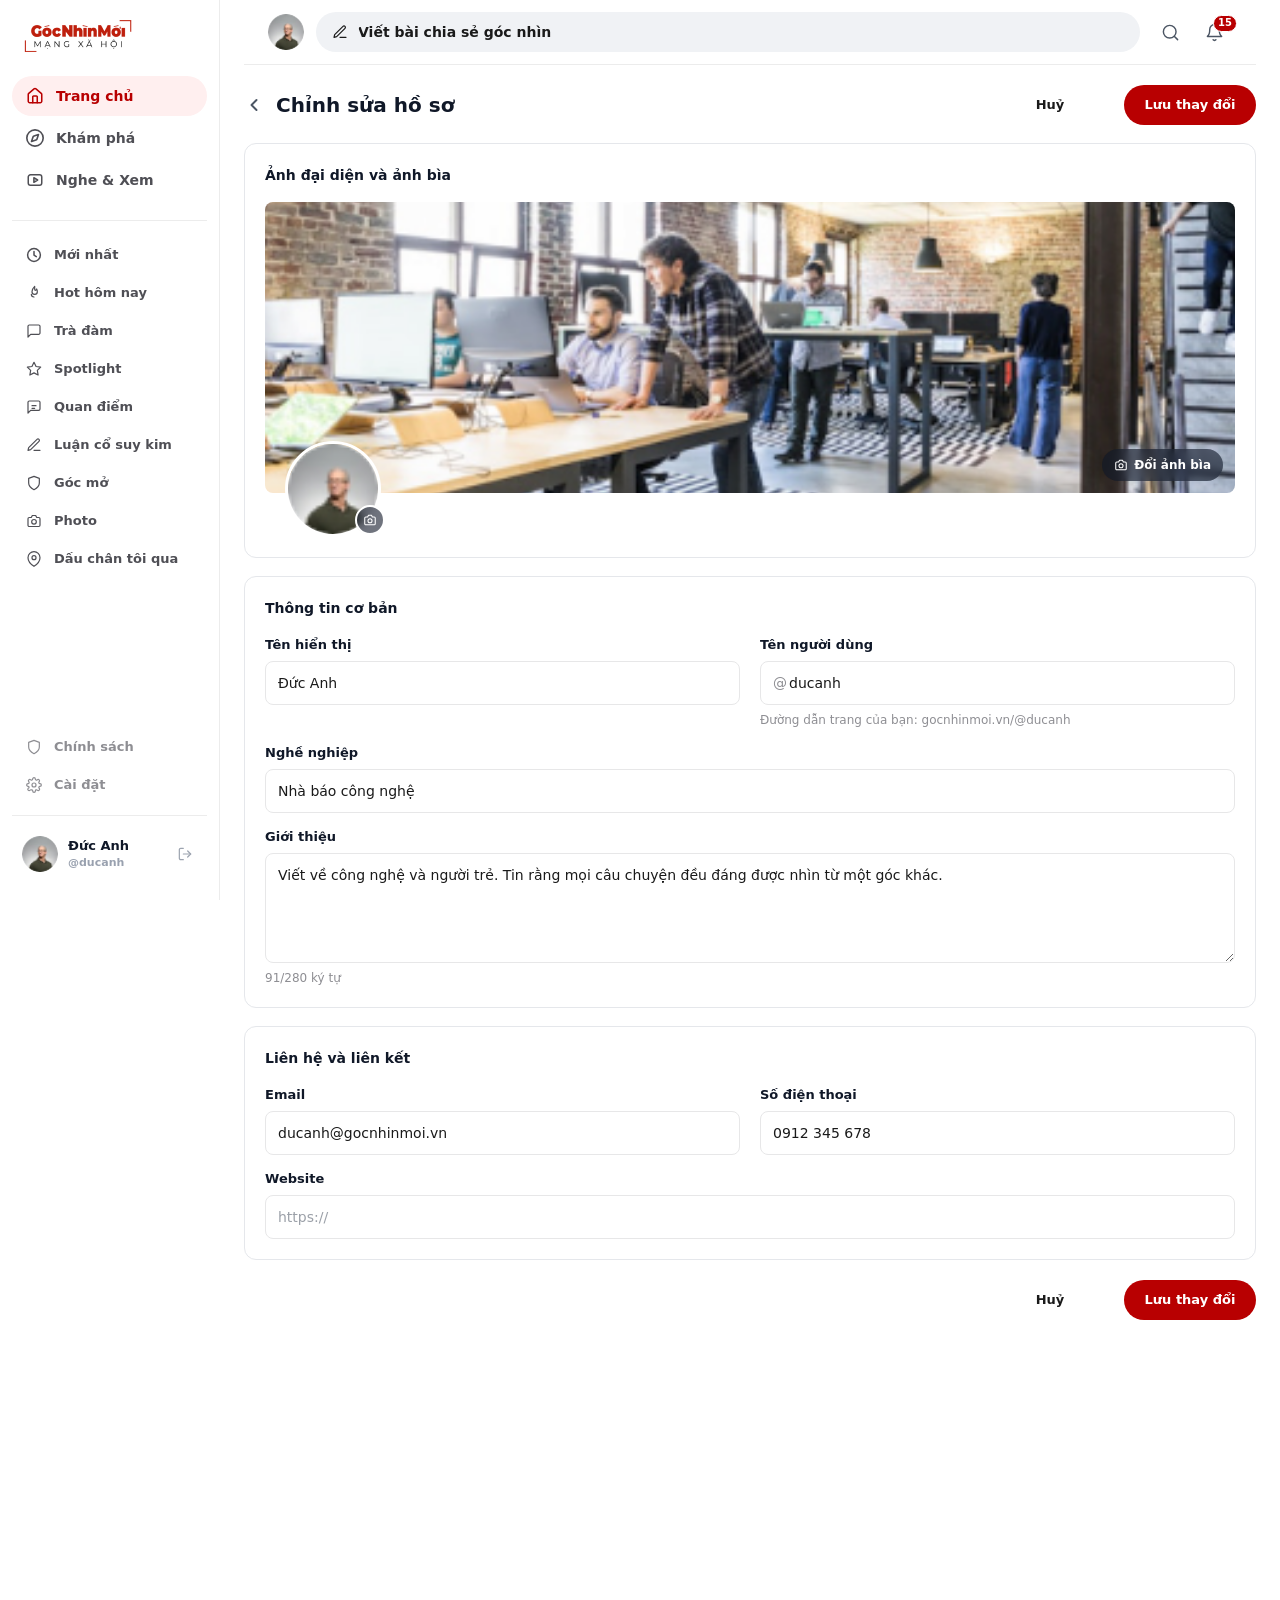
<file: chinh-sua-ho-so.html>
<!DOCTYPE html>
<html lang="vi">
<head>
<meta charset="utf-8">
<meta name="viewport" content="width=device-width, initial-scale=1, viewport-fit=cover">
<meta name="theme-color" content="#ffffff">
<meta name="description" content="Chỉnh sửa hồ sơ cá nhân trên Góc Nhìn Mới — ảnh đại diện, bút danh, giới thiệu và liên kết.">
<title>Chỉnh sửa hồ sơ — Góc Nhìn Mới</title>

<link rel="preconnect" href="https://fonts.googleapis.com">
<link rel="preconnect" href="https://fonts.gstatic.com" crossorigin>
<link href="https://fonts.googleapis.com/css2?family=Be+Vietnam+Pro:wght@400;500;600;700;800&display=swap" rel="stylesheet">
<link rel="stylesheet" href="assets/css/tailwind.css">
</head>
<body class="v-web">

<!-- ============ Bộ icon (vector xuất trực tiếp từ Figma) ============ -->
<svg width="0" height="0" style="position:absolute" aria-hidden="true" focusable="false">
  <symbol id="i-menu" viewBox="0 0 15.5 13.5">
    <path d="M0.75 0.75H14.75" stroke="currentColor" stroke-width="1.5" stroke-linecap="round"/>
    <path d="M0.75 6.75H14.75" stroke="currentColor" stroke-width="1.5" stroke-linecap="round"/>
    <path d="M0.75 12.75H14.75" stroke="currentColor" stroke-width="1.5" stroke-linecap="round"/>
  </symbol>
  <symbol id="i-bell" viewBox="0 0 18.986 18.986">
    <path d="M10.8616 16.6128C10.7225 16.8525 10.5229 17.0515 10.2827 17.1899C10.0425 17.3282 9.77018 17.401 9.493 17.401C9.21582 17.401 8.94351 17.3282 8.70332 17.1899C8.46313 17.0515 8.26351 16.8525 8.12443 16.6128M14.2395 6.32867C14.2395 5.06982 13.7394 3.86253 12.8493 2.97238C11.9591 2.08224 10.7519 1.58217 9.493 1.58217C8.23415 1.58217 7.02686 2.08224 6.13672 2.97238C5.24658 3.86253 4.7465 5.06982 4.7465 6.32867C4.7465 11.8663 2.37325 13.4484 2.37325 13.4484H16.6128C16.6128 13.4484 14.2395 11.8663 14.2395 6.32867Z" stroke="currentColor" stroke-width="1.42395" stroke-linecap="round" stroke-linejoin="round"/>
  </symbol>
  <symbol id="i-search" viewBox="0 0 19.9842 19.9842">
    <path d="M9.15943 15.8208C12.8384 15.8208 15.8208 12.8384 15.8208 9.15943C15.8208 5.48044 12.8384 2.49803 9.15943 2.49803C5.48044 2.49803 2.49803 5.48044 2.49803 9.15943C2.49803 12.8384 5.48044 15.8208 9.15943 15.8208Z" stroke="currentColor" stroke-width="1.5" stroke-linecap="round" stroke-linejoin="round"/>
    <path d="M17.4862 17.4862L13.9057 13.9057" stroke="currentColor" stroke-width="1.5" stroke-linecap="round" stroke-linejoin="round"/>
  </symbol>
  <symbol id="i-chevron" viewBox="0 0 12.9904 12.9904">
    <path d="M4.8714 9.7428L8.119 6.4952L4.8714 3.2476" stroke="currentColor" stroke-width="1.3" stroke-linecap="round" stroke-linejoin="round"/>
  </symbol>
  <symbol id="i-heart" viewBox="0 0 15.9882 15.9882">
    <path d="M13.8831 3.07107C13.5428 2.73065 13.1388 2.46061 12.6942 2.27638C12.2496 2.09214 11.773 1.99731 11.2917 1.99731C10.8104 1.99731 10.3338 2.09214 9.88913 2.27638C9.44449 2.46061 9.0405 2.73065 8.70025 3.07107L7.9941 3.77721L7.28795 3.07107C6.60067 2.38378 5.66851 1.99766 4.69653 1.99766C3.72456 1.99766 2.7924 2.38378 2.10511 3.07107C1.41783 3.75835 1.03171 4.69052 1.03171 5.66249C1.03171 6.63446 1.41783 7.56662 2.10511 8.25391L2.81126 8.96005L7.9941 14.1429L13.1769 8.96005L13.8831 8.25391C14.2235 7.91366 14.4935 7.50967 14.6778 7.06502C14.862 6.62038 14.9568 6.14379 14.9568 5.66249C14.9568 5.18118 14.862 4.7046 14.6778 4.25995C14.4935 3.81531 14.2235 3.41132 13.8831 3.07107Z" stroke="currentColor" stroke-width="1.19912" stroke-linecap="round" stroke-linejoin="round"/>
  </symbol>
  <symbol id="i-comment" viewBox="0 0 15.9882 15.9882">
    <path d="M13.9897 9.99262C13.9897 10.346 13.8493 10.6849 13.5994 10.9347C13.3496 11.1846 13.0107 11.325 12.6573 11.325H4.66322L1.99852 13.9897V3.33087C1.99852 2.97751 2.1389 2.63863 2.38876 2.38876C2.63863 2.1389 2.97751 1.99852 3.33087 1.99852H12.6573C13.0107 1.99852 13.3496 2.1389 13.5994 2.38876C13.8493 2.63863 13.9897 2.97751 13.9897 3.33087V9.99262Z" stroke="currentColor" stroke-width="1.19912" stroke-linecap="round" stroke-linejoin="round"/>
  </symbol>
  <symbol id="i-share" viewBox="0 0 15.9882 15.9882">
    <path d="M5.72244 9.00002L10.2724 11.6514M10.2658 4.3368L5.72244 6.98818M11.9912 5.3294C12.5212 5.3294 13.0295 5.11884 13.4043 4.74405C13.7791 4.36925 13.9897 3.86092 13.9897 3.33087C13.9897 2.80083 13.7791 2.2925 13.4043 1.9177C13.0295 1.54291 12.5212 1.33235 11.9912 1.33235C11.4611 1.33235 10.9528 1.54291 10.578 1.9177C10.2032 2.2925 9.99262 2.80083 9.99262 3.33087C9.99262 3.86092 10.2032 4.36925 10.578 4.74405C10.9528 5.11884 11.4611 5.3294 11.9912 5.3294ZM3.99705 7.9941C4.52709 7.9941 5.03542 7.78354 5.41022 7.40875C5.78502 7.03395 5.99557 6.52562 5.99557 5.99557C5.99557 5.46553 5.78502 4.9572 5.41022 4.5824C5.03542 4.20761 4.52709 3.99705 3.99705 3.99705C3.46701 3.99705 2.95868 4.20761 2.58388 4.5824C2.20908 4.9572 1.99852 5.46553 1.99852 5.99557C1.99852 6.52562 2.20908 7.03395 2.58388 7.40875C2.95868 7.78354 3.46701 7.9941 3.99705 7.9941ZM11.9912 10.6588C11.4611 10.6588 10.9528 10.8694 10.578 11.2442C10.2032 11.619 9.99262 12.1273 9.99262 12.6573C9.99262 13.1874 10.2032 13.6957 10.578 14.0705C10.9528 14.4453 11.4611 14.6559 11.9912 14.6559C12.5212 14.6559 13.0295 14.4453 13.4043 14.0705C13.7791 13.6957 13.9897 13.1874 13.9897 12.6573C13.9897 12.1273 13.7791 11.619 13.4043 11.2442C13.0295 10.8694 12.5212 10.6588 11.9912 10.6588Z" stroke="currentColor" stroke-width="1.19912" stroke-linecap="round" stroke-linejoin="round"/>
  </symbol>
  <symbol id="i-bookmark" viewBox="0 0 15.9882 15.9882">
    <path d="M12.6573 13.9897L7.9941 10.6588L3.33087 13.9897V3.33087C3.33087 2.97751 3.47125 2.63863 3.72111 2.38876C3.97098 2.1389 4.30986 1.99852 4.66322 1.99852H11.325C11.6783 1.99852 12.0172 2.1389 12.2671 2.38876C12.517 2.63863 12.6573 2.97751 12.6573 3.33087V13.9897Z" stroke="currentColor" stroke-width="1.19912" stroke-linecap="round" stroke-linejoin="round"/>
  </symbol>
  <symbol id="i-more" viewBox="0 0 15.9882 15.9882">
    <path d="M7.9941 4.33014C8.54598 4.33014 8.99336 3.88275 8.99336 3.33087C8.99336 2.779 8.54598 2.33161 7.9941 2.33161C7.44222 2.33161 6.99484 2.779 6.99484 3.33087C6.99484 3.88275 7.44222 4.33014 7.9941 4.33014Z" fill="currentColor"/>
    <path d="M7.9941 8.99336C8.54598 8.99336 8.99336 8.54598 8.99336 7.9941C8.99336 7.44222 8.54598 6.99484 7.9941 6.99484C7.44222 6.99484 6.99484 7.44222 6.99484 7.9941C6.99484 8.54598 7.44222 8.99336 7.9941 8.99336Z" fill="currentColor"/>
    <path d="M7.9941 13.6566C8.54598 13.6566 8.99336 13.2092 8.99336 12.6573C8.99336 12.1054 8.54598 11.6581 7.9941 11.6581C7.44222 11.6581 6.99484 12.1054 6.99484 12.6573C6.99484 13.2092 7.44222 13.6566 7.9941 13.6566Z" fill="currentColor"/>
  </symbol>
  <symbol id="i-play" viewBox="0 0 17.9867 17.9867">
    <path d="M3.74723 2.24834L14.2395 8.99335L3.74723 15.7384V2.24834Z" fill="currentColor"/>
  </symbol>
  <symbol id="i-play-sm" viewBox="0 0 10.9919 10.9919">
    <path d="M2.28998 1.37399L8.70192 5.49595L2.28998 9.61791V1.37399Z" fill="currentColor"/>
  </symbol>
  <symbol id="i-pause" viewBox="0 0 16 16">
    <rect x="3.5" y="2.5" width="3.4" height="11" rx="1.2" fill="currentColor"/>
    <rect x="9.1" y="2.5" width="3.4" height="11" rx="1.2" fill="currentColor"/>
  </symbol>
  <symbol id="i-pin" viewBox="0 0 10.9919 10.9919">
    <path d="M9.61791 4.57996C9.61791 7.78593 5.49595 10.5339 5.49595 10.5339C5.49595 10.5339 1.37399 7.78593 1.37399 4.57996C1.37399 3.48675 1.80826 2.43831 2.58128 1.66529C3.3543 0.892273 4.40274 0.457996 5.49595 0.457996C6.58916 0.457996 7.6376 0.892273 8.41062 1.66529C9.18364 2.43831 9.61791 3.48675 9.61791 4.57996ZM5.49595 4.57996C5.67638 4.57996 5.85505 4.54442 6.02175 4.47537C6.18845 4.40632 6.33992 4.30511 6.46751 4.17753C6.59509 4.04994 6.6963 3.89847 6.76535 3.73177C6.8344 3.56507 6.86994 3.38641 6.86994 3.20597C6.86994 3.02554 6.8344 2.84687 6.76535 2.68017C6.6963 2.51347 6.59509 2.362 6.46751 2.23442C6.33992 2.10683 6.18845 2.00562 6.02175 1.93657C5.85505 1.86752 5.67638 1.83198 5.49595 1.83198C5.13155 1.83198 4.78207 1.97674 4.52439 2.23442C4.26672 2.49209 4.12196 2.84157 4.12196 3.20597C4.12196 3.57038 4.26672 3.91985 4.52439 4.17753C4.78207 4.4352 5.13155 4.57996 5.49595 4.57996Z" stroke="currentColor" stroke-width="0.915992" stroke-linecap="round" stroke-linejoin="round"/>
  </symbol>
  <symbol id="i-star" viewBox="0 0 10.9919 10.9919">
    <path d="M5.49595 0.915992L6.91116 3.78305L10.0759 4.24562L7.78593 6.47606L8.32636 9.62707L5.49595 8.13859L2.66554 9.62707L3.20597 6.47606L0.915992 4.24562L4.08074 3.78305L5.49595 0.915992Z" fill="currentColor"/>
  </symbol>
  <symbol id="i-bookmark-lg" viewBox="0 0 14.9889 14.9889">
    <path d="M11.8662 13.1153L7.49445 9.9926L3.12269 13.1153V3.12269C3.12269 2.79141 3.25429 2.4737 3.48853 2.23946C3.72278 2.00521 4.04049 1.87361 4.37176 1.87361H10.6171C10.9484 1.87361 11.2661 2.00521 11.5004 2.23946C11.7346 2.4737 11.8662 2.79141 11.8662 3.12269V13.1153Z" stroke="currentColor" stroke-width="1.24908" stroke-linecap="round" stroke-linejoin="round"/>
  </symbol>
  <symbol id="i-map-pin" viewBox="0 0 13.9897 13.9897">
    <path d="M12.241 5.82904C12.241 9.90937 6.99485 13.4068 6.99485 13.4068C6.99485 13.4068 1.74871 9.90937 1.74871 5.82904C1.74871 4.43768 2.30143 3.1033 3.28527 2.11946C4.26911 1.13562 5.60349 0.582904 6.99485 0.582904C8.38621 0.582904 9.72059 1.13562 10.7044 2.11946C11.6883 3.1033 12.241 4.43768 12.241 5.82904Z" stroke="currentColor" stroke-width="1.04923" stroke-linecap="round" stroke-linejoin="round"/>
    <path d="M6.99485 7.57775C7.96064 7.57775 8.74356 6.79483 8.74356 5.82904C8.74356 4.86325 7.96064 4.08033 6.99485 4.08033C6.02906 4.08033 5.24614 4.86325 5.24614 5.82904C5.24614 6.79483 6.02906 7.57775 6.99485 7.57775Z" stroke="currentColor" stroke-width="1.04923" stroke-linecap="round" stroke-linejoin="round"/>
  </symbol>
  <symbol id="i-phone" viewBox="0 0 13.9897 13.9897">
    <path d="M12.8239 9.86274V11.6115C12.8246 11.7738 12.7913 11.9345 12.7263 12.0832C12.6612 12.232 12.5658 12.3655 12.4462 12.4752C12.3266 12.585 12.1854 12.6685 12.0316 12.7205C11.8778 12.7726 11.7148 12.7919 11.5532 12.7773C9.75947 12.5824 8.0365 11.9694 6.5227 10.9877C4.424 9.78022 2.76573 7.93407 1.78952 5.71829C0.832491 4.19822 0.243667 2.47566 0.0699486 0.687827C0.168197 0.467119 0.332587 0.282385 0.540389 0.159166C0.748192 0.0359462 0.989142 -0.0196722 1.22993 0C1.22993 0 2.97864 0 2.97864 0C3.26153 -0.00278413 3.53578 0.0973909 3.75027 0.281853C3.96476 0.466316 4.10486 0.722479 4.14445 1.0026C4.21848 1.56218 4.35488 2.11186 4.55248 2.64056C4.63091 2.84919 4.64788 3.07594 4.60139 3.29392C4.5549 3.51191 4.4469 3.712 4.29017 3.87048L3.54989 4.61077C4.37968 6.0701 5.58798 7.2784 7.04731 8.1082L7.7876 7.36791C7.94608 7.21119 8.14618 7.10318 8.36416 7.05669C8.58215 7.0102 8.80889 7.02718 9.01753 7.1056C9.54622 7.30321 10.0959 7.43961 10.6555 7.51363C10.967 7.22609 11.38 7.07406 11.8036 7.09101C12.2272 7.10795 12.6267 7.29247 12.9142 7.60398C13.2018 7.9155 13.3538 8.32848 13.3369 8.75207C13.3199 9.17567 13.1354 9.57519 12.8239 9.86274Z" stroke="currentColor" stroke-width="1.04923" stroke-linecap="round" stroke-linejoin="round"/>
  </symbol>
  <symbol id="i-mail" viewBox="0 0 13.9897 13.9897">
    <path d="M2.33162 2.33162H11.6581C12.2993 2.33162 12.8239 2.85623 12.8239 3.49742V10.4923C12.8239 11.1335 12.2993 11.6581 11.6581 11.6581H2.33162C1.69042 11.6581 1.16581 11.1335 1.16581 10.4923V3.49742C1.16581 2.85623 1.69042 2.33162 2.33162 2.33162Z" stroke="currentColor" stroke-width="1.04923" stroke-linecap="round" stroke-linejoin="round"/>
    <path d="M12.8239 3.49743L6.99485 7.57775L1.16581 3.49743" stroke="currentColor" stroke-width="1.04923" stroke-linecap="round" stroke-linejoin="round"/>
  </symbol>
  <symbol id="i-phone-btn" viewBox="0 0 14.9889 14.9889">
    <path d="M13.7398 10.5672V12.4408C13.7405 12.6147 13.7049 12.7869 13.6352 12.9463C13.5655 13.1056 13.4633 13.2487 13.3352 13.3663C13.207 13.4839 13.0557 13.5734 12.8909 13.6291C12.7262 13.6848 12.5516 13.7055 12.3783 13.6899C10.4565 13.481 8.6105 12.8243 6.98857 11.7725C4.73998 10.4788 2.96327 8.50075 1.91733 6.12671C0.89195 4.49807 0.26107 2.65248 0.0749442 0.736954C0.18021 0.500482 0.356341 0.302554 0.578986 0.170533C0.80163 0.0385132 1.05979 -0.0210777 1.31777 0C1.31777 0 3.19139 0 3.19139 0C3.49448 -0.0029834 3.78831 0.104347 4.01813 0.301984C4.24794 0.499621 4.39804 0.774081 4.44046 1.0742C4.51978 1.67376 4.66592 2.2627 4.87764 2.82915C4.96167 3.05269 4.97985 3.29563 4.93004 3.52919C4.88023 3.76274 4.76451 3.97712 4.5966 4.14693L3.80343 4.94009C4.6925 6.50365 5.9871 7.79825 7.55066 8.68732L8.34382 7.89415C8.51363 7.72624 8.72801 7.61052 8.96156 7.56071C9.19512 7.5109 9.43806 7.52908 9.6616 7.61311C10.2281 7.82483 10.817 7.97097 11.4165 8.05029C11.7503 7.7422 12.1928 7.57932 12.6466 7.59747C13.1005 7.61563 13.5285 7.81333 13.8366 8.14709C14.1447 8.48085 14.3076 8.92333 14.2894 9.37718C14.2713 9.83104 14.0736 10.2591 13.7398 10.5672Z" stroke="currentColor" stroke-width="1.24908" stroke-linecap="round" stroke-linejoin="round"/>
  </symbol>
  <symbol id="i-close" viewBox="0 0 16 16">
    <path d="M3.5 3.5L12.5 12.5M12.5 3.5L3.5 12.5" stroke="currentColor" stroke-width="1.5" stroke-linecap="round"/>
  </symbol>
  <symbol id="i-eye" viewBox="0 0 13.9982 13.9982">
    <path d="M1.20268 6.79613C1.15407 6.92708 1.15407 7.07112 1.20268 7.20207C1.67611 8.35001 2.47973 9.33153 3.51166 10.0222C4.5436 10.7128 5.75737 11.0815 6.9991 11.0815C8.24083 11.0815 9.4546 10.7128 10.4865 10.0222C11.5185 9.33153 12.3221 8.35001 12.7955 7.20207C12.8441 7.07112 12.8441 6.92708 12.7955 6.79613C12.3221 5.64819 11.5185 4.66667 10.4865 3.97603C9.4546 3.28539 8.24083 2.9167 6.9991 2.9167C5.75737 2.9167 4.5436 3.28539 3.51166 3.97603C2.47973 4.66667 1.67611 5.64819 1.20268 6.79613Z" stroke="currentColor" stroke-width="1.16652" stroke-linecap="round" stroke-linejoin="round"/>
    <path d="M6.9991 8.74888C7.96549 8.74888 8.74902 7.96535 8.74902 6.99896C8.74902 6.03257 7.96549 5.24904 6.9991 5.24904C6.03271 5.24904 5.24918 6.03257 5.24918 6.99896C5.24918 7.96535 6.03271 8.74888 6.9991 8.74888Z" stroke="currentColor" stroke-width="1.16652" stroke-linecap="round" stroke-linejoin="round"/>
  </symbol>
  <symbol id="i-nav-home" viewBox="0 0 19.9674 19.9674">
    <path d="M12.4796 17.4715V10.8157C12.4796 10.595 12.392 10.3834 12.2359 10.2274C12.0799 10.0713 11.8683 9.9837 11.6476 9.9837H8.31975C8.0991 9.9837 7.88748 10.0713 7.73145 10.2274C7.57543 10.3834 7.48777 10.595 7.48777 10.8157V17.4715" stroke="currentColor" stroke-width="1.7" stroke-linecap="round" stroke-linejoin="round"/>
    <path d="M2.49593 8.31975C2.49587 8.0777 2.54862 7.83855 2.6505 7.61899C2.75237 7.39942 2.90093 7.20474 3.08579 7.04849L8.90962 2.05748C9.20995 1.80364 9.59047 1.66438 9.9837 1.66438C10.377 1.66438 10.7574 1.80364 11.0578 2.05748L16.8816 7.04849C17.0664 7.20474 17.215 7.39942 17.3169 7.61899C17.4187 7.83855 17.4715 8.0777 17.4715 8.31975V15.8075C17.4715 16.2488 17.2961 16.6721 16.9841 16.9841C16.6721 17.2961 16.2488 17.4715 15.8075 17.4715H4.15988C3.71857 17.4715 3.29534 17.2961 2.98328 16.9841C2.67123 16.6721 2.49593 16.2488 2.49593 15.8075V8.31975Z" stroke="currentColor" stroke-width="1.7" stroke-linecap="round" stroke-linejoin="round"/>
  </symbol>
  <symbol id="i-nav-media" viewBox="0 0 19.9674 19.9674">
    <path d="M14.9755 4.1632H4.99185C3.61339 4.1632 2.49592 5.28067 2.49592 6.65913V13.3183C2.49592 14.6967 3.61339 15.8142 4.99185 15.8142H14.9755C16.354 15.8142 17.4715 14.6967 17.4715 13.3183V6.65913C17.4715 5.28067 16.354 4.1632 14.9755 4.1632Z" stroke="currentColor" stroke-width="1.66728" stroke-linecap="round" stroke-linejoin="round"/>
    <path d="M8.73574 7.48777L12.8989 9.9837L8.73574 12.4796V7.48777Z" stroke="currentColor" stroke-width="1.66728" stroke-linecap="round" stroke-linejoin="round"/>
  </symbol>
  <symbol id="i-nav-explore" viewBox="0 0 18.3034 18.3034">
    <path d="M12.6793 5.62415L11.1784 10.126C11.0967 10.3711 10.9591 10.5937 10.7765 10.7765C10.5937 10.9591 10.3711 11.0967 10.126 11.1784L5.62415 12.6793L7.12503 8.17748C7.20672 7.9324 7.34435 7.7097 7.52702 7.52702C7.7097 7.34435 7.9324 7.20672 8.17748 7.12503L12.6793 5.62415Z" stroke="currentColor" stroke-width="1.66395" stroke-linecap="round" stroke-linejoin="round"/>
    <path d="M9.15172 17.4714C13.7466 17.4714 17.4714 13.7466 17.4714 9.15172C17.4714 4.55685 13.7466 0.831975 9.15172 0.831975C4.55685 0.831975 0.831975 4.55685 0.831975 9.15172C0.831975 13.7466 4.55685 17.4714 9.15172 17.4714Z" stroke="currentColor" stroke-width="1.66395" stroke-linecap="round" stroke-linejoin="round"/>
  </symbol>
  <symbol id="i-cong" viewBox="0 0 16 16">
    <path d="M8 2.5v11M2.5 8h11" stroke="currentColor" stroke-width="1.8" stroke-linecap="round" fill="none"/>
  </symbol>
  <symbol id="i-nav-write" viewBox="0 0 17.8844 17.8844">
    <path d="M8.52774 1.86889H2.70392C2.26261 1.86889 1.83938 2.0442 1.52732 2.35624C1.21527 2.6683 1.03997 3.09153 1.03997 3.53284V15.1805C1.03997 15.6218 1.21527 16.045 1.52732 16.3571C1.83938 16.6691 2.26261 16.8445 2.70392 16.8445H14.3515C14.7929 16.8445 15.2161 16.6691 15.5282 16.3571C15.8402 16.045 16.0155 15.6218 16.0155 15.1805V9.35666" stroke="currentColor" stroke-width="2.07994" stroke-linecap="round" stroke-linejoin="round"/>
    <path d="M13.8316 1.5569C14.1626 1.22591 14.6114 1.03997 15.0795 1.03997C15.5476 1.03997 15.9966 1.22591 16.3275 1.5569C16.6585 1.88788 16.8444 2.33678 16.8444 2.80486C16.8444 3.27294 16.6585 3.72184 16.3275 4.05283L8.82889 11.5522C8.63135 11.7496 8.38731 11.8941 8.11924 11.9724L5.72898 12.6713C5.65739 12.6922 5.5815 12.6934 5.50926 12.6749C5.43702 12.6564 5.37109 12.6188 5.31835 12.5661C5.26563 12.5133 5.22804 12.4474 5.20952 12.3751C5.19102 12.3029 5.19227 12.227 5.21315 12.1554L5.91201 9.76512C5.99065 9.49734 6.13542 9.25355 6.33299 9.05631L13.8316 1.5569Z" stroke="currentColor" stroke-width="2.07994" stroke-linecap="round" stroke-linejoin="round"/>
  </symbol>
  <symbol id="i-verified" viewBox="0 0 16 16">
    <circle cx="8" cy="8" r="7" fill="currentColor"/>
    <path d="M4.9 8.2L7 10.3L11.1 6.2" stroke="#fff" stroke-width="1.6" stroke-linecap="round" stroke-linejoin="round" fill="none"/>
  </symbol>
  <symbol id="i-nav-user" viewBox="0 0 19.9674 19.9674">
    <path d="M16.6395 17.4715V15.8075C16.6395 14.9249 16.2889 14.0784 15.6648 13.4543C15.0407 12.8302 14.1943 12.4796 13.3116 12.4796H6.6558C5.77316 12.4796 4.9267 12.8302 4.3026 13.4543C3.6785 14.0784 3.3279 14.9249 3.3279 15.8075V17.4715" stroke="currentColor" stroke-width="1.7" stroke-linecap="round" stroke-linejoin="round"/>
    <path d="M9.9837 9.1517C11.8217 9.1517 13.3116 7.6618 13.3116 5.8237C13.3116 3.9857 11.8217 2.4958 9.9837 2.4958C8.1457 2.4958 6.6558 3.9857 6.6558 5.8237C6.6558 7.6618 8.1457 9.1517 9.9837 9.1517Z" stroke="currentColor" stroke-width="1.7" stroke-linecap="round" stroke-linejoin="round"/>
  </symbol>
  <symbol id="i-clock" viewBox="0 0 16 16">
    <circle cx="8" cy="8" r="6.4" stroke="currentColor" stroke-width="1.5" fill="none"/>
    <path d="M8 4.6V8.2L10.3 9.6" stroke="currentColor" stroke-width="1.5" stroke-linecap="round" stroke-linejoin="round" fill="none"/>
  </symbol>
  <symbol id="i-alert" viewBox="0 0 16 16">
    <circle cx="8" cy="8" r="6.4" stroke="currentColor" stroke-width="1.5" fill="none"/>
    <path d="M8 4.9V8.6" stroke="currentColor" stroke-width="1.5" stroke-linecap="round"/>
    <circle cx="8" cy="11.1" r=".95" fill="currentColor"/>
  </symbol>
  <symbol id="i-draft" viewBox="0 0 16 16">
    <path d="M9.1 1.9H4.4C3.85 1.9 3.4 2.35 3.4 2.9V13.1C3.4 13.65 3.85 14.1 4.4 14.1H11.6C12.15 14.1 12.6 13.65 12.6 13.1V5.4L9.1 1.9Z" stroke="currentColor" stroke-width="1.5" stroke-linejoin="round" fill="none"/>
    <path d="M9.1 1.9V5.4H12.6" stroke="currentColor" stroke-width="1.5" stroke-linejoin="round" fill="none"/>
  </symbol>
  <symbol id="i-link" viewBox="0 0 16 16">
    <path d="M6.7 8.65C6.98 9.02 7.34 9.33 7.75 9.55C8.16 9.77 8.62 9.9 9.08 9.93C9.55 9.96 10.01 9.89 10.45 9.73C10.88 9.56 11.28 9.31 11.6 8.98L13.6 6.98C14.18 6.38 14.5 5.58 14.49 4.75C14.48 3.92 14.15 3.13 13.56 2.54C12.97 1.95 12.18 1.62 11.35 1.61C10.52 1.6 9.72 1.92 9.13 2.5L7.98 3.64" stroke="currentColor" stroke-width="1.5" stroke-linecap="round" stroke-linejoin="round" fill="none"/>
    <path d="M9.3 7.35C9.02 6.98 8.66 6.67 8.25 6.45C7.84 6.23 7.38 6.1 6.92 6.07C6.45 6.04 5.99 6.11 5.55 6.27C5.12 6.44 4.72 6.69 4.4 7.02L2.4 9.02C1.82 9.62 1.5 10.42 1.51 11.25C1.52 12.08 1.85 12.87 2.44 13.46C3.03 14.05 3.82 14.38 4.65 14.39C5.48 14.4 6.28 14.08 6.87 13.5L8.02 12.36" stroke="currentColor" stroke-width="1.5" stroke-linecap="round" stroke-linejoin="round" fill="none"/>
  </symbol>
  <symbol id="i-send" viewBox="0 0 16 16">
    <path d="M14.3 1.7L7.3 8.7" stroke="currentColor" stroke-width="1.5" stroke-linecap="round" stroke-linejoin="round" fill="none"/>
    <path d="M14.3 1.7L9.85 14.3L7.3 8.7L1.7 6.15L14.3 1.7Z" stroke="currentColor" stroke-width="1.5" stroke-linecap="round" stroke-linejoin="round" fill="none"/>
  </symbol>
  <symbol id="i-trash" viewBox="0 0 16 16">
    <path d="M2.4 4.2H13.6" stroke="currentColor" stroke-width="1.5" stroke-linecap="round"/>
    <path d="M5.6 4.2V2.9C5.6 2.35 6.05 1.9 6.6 1.9H9.4C9.95 1.9 10.4 2.35 10.4 2.9V4.2" stroke="currentColor" stroke-width="1.5" stroke-linecap="round" stroke-linejoin="round" fill="none"/>
    <path d="M12.3 4.2V13.1C12.3 13.65 11.85 14.1 11.3 14.1H4.7C4.15 14.1 3.7 13.65 3.7 13.1V4.2" stroke="currentColor" stroke-width="1.5" stroke-linecap="round" stroke-linejoin="round" fill="none"/>
  </symbol>
  <symbol id="i-camera" viewBox="0 0 20 20">
    <path d="M17.5 15.4C17.5 16.2 16.8 16.9 16 16.9H4C3.2 16.9 2.5 16.2 2.5 15.4V7.1C2.5 6.3 3.2 5.6 4 5.6H6.6L7.9 3.1H12.1L13.4 5.6H16C16.8 5.6 17.5 6.3 17.5 7.1V15.4Z" stroke="currentColor" stroke-width="1.5" stroke-linejoin="round" fill="none"/>
    <circle cx="10" cy="11" r="2.9" stroke="currentColor" stroke-width="1.5" fill="none"/>
  </symbol>
  <symbol id="i-facebook" viewBox="0 0 15.9882 15.9882">
    <path d="M11.9912 1.33235H9.99263C9.10922 1.33235 8.262 1.68328 7.63734 2.30794C7.01268 2.9326 6.66175 3.77982 6.66175 4.66322V6.66175H4.66323V9.32645H6.66175V14.6559H9.32645V9.32645H11.325L11.9912 6.66175H9.32645V4.66322C9.32645 4.48654 9.39664 4.3171 9.52157 4.19217C9.6465 4.06724 9.81594 3.99705 9.99263 3.99705H11.9912V1.33235Z" fill="currentColor"/>
  </symbol>
  <symbol id="i-flame" viewBox="0 0 24 24">
    <path d="M13 2s-4 4-4 8a4 4 0 008 0c0-1.5-.5-3-1-4 0 0-1 2-2 2s-1-2-1-2z" fill="none" stroke="currentColor" stroke-width="1.8" stroke-linecap="round" stroke-linejoin="round"/>
    <path d="M12 18a4 4 0 01-4-4" fill="none" stroke="currentColor" stroke-width="1.8" stroke-linecap="round" stroke-linejoin="round"/>
  </symbol>
  <symbol id="i-star-line" viewBox="0 0 24 24">
    <path d="M12 2l3.09 6.26L22 9.27l-5 4.87 1.18 6.88L12 17.77l-6.18 3.25L7 14.14 2 9.27l6.91-1.01L12 2z" fill="none" stroke="currentColor" stroke-width="1.8" stroke-linecap="round" stroke-linejoin="round"/>
  </symbol>
  <symbol id="i-comment-lines" viewBox="0 0 24 24">
    <path d="M21 15a2 2 0 01-2 2H7l-4 4V5a2 2 0 012-2h14a2 2 0 012 2z" fill="none" stroke="currentColor" stroke-width="1.8" stroke-linecap="round" stroke-linejoin="round"/>
    <path d="M9 10h6M9 14h4" fill="none" stroke="currentColor" stroke-width="1.8" stroke-linecap="round"/>
  </symbol>
  <symbol id="i-pencil" viewBox="0 0 24 24">
    <path d="M12 20h9" fill="none" stroke="currentColor" stroke-width="1.8" stroke-linecap="round"/>
    <path d="M16.5 3.5a2.121 2.121 0 013 3L7 19l-4 1 1-4z" fill="none" stroke="currentColor" stroke-width="1.8" stroke-linecap="round" stroke-linejoin="round"/>
  </symbol>
  <symbol id="i-shield" viewBox="0 0 24 24">
    <path d="M12 22s8-4 8-10V5l-8-3-8 3v7c0 6 8 10 8 10z" fill="none" stroke="currentColor" stroke-width="1.8" stroke-linecap="round" stroke-linejoin="round"/>
  </symbol>
  <symbol id="i-settings" viewBox="0 0 24 24">
    <circle cx="12" cy="12" r="3" fill="none" stroke="currentColor" stroke-width="1.8"/>
    <path d="M19.4 15a1.65 1.65 0 00.33 1.82l.06.06a2 2 0 11-2.83 2.83l-.06-.06a1.65 1.65 0 00-1.82-.33 1.65 1.65 0 00-1 1.51V21a2 2 0 11-4 0v-.09A1.65 1.65 0 008 19.4a1.65 1.65 0 00-1.82.33l-.06.06a2 2 0 11-2.83-2.83l.06-.06A1.65 1.65 0 004.6 15a1.65 1.65 0 00-1.51-1H3a2 2 0 110-4h.09A1.65 1.65 0 004.6 9a1.65 1.65 0 00-.33-1.82l-.06-.06a2 2 0 112.83-2.83l.06.06A1.65 1.65 0 009 4.6a1.65 1.65 0 001-1.51V3a2 2 0 114 0v.09a1.65 1.65 0 001 1.51 1.65 1.65 0 001.82-.33l.06-.06a2 2 0 112.83 2.83l-.06.06A1.65 1.65 0 0019.4 9a1.65 1.65 0 001.51 1H21a2 2 0 110 4h-.09a1.65 1.65 0 00-1.51 1z" fill="none" stroke="currentColor" stroke-width="1.8" stroke-linecap="round" stroke-linejoin="round"/>
  </symbol>
  <symbol id="i-logout" viewBox="0 0 24 24">
    <path d="M9.5 20.5H5.5a2 2 0 01-2-2v-13a2 2 0 012-2h4" fill="none" stroke="currentColor" stroke-width="1.8" stroke-linecap="round" stroke-linejoin="round"/>
    <path d="M16 16.5l4.5-4.5L16 7.5" fill="none" stroke="currentColor" stroke-width="1.8" stroke-linecap="round" stroke-linejoin="round"/>
    <path d="M20.5 12h-11" fill="none" stroke="currentColor" stroke-width="1.8" stroke-linecap="round"/>
  </symbol>
</svg>

<div class="page">

  <header class="app-header sticky top-0 z-50 bg-surface border-b border-line-3 shadow-header" id="appHeader">
    <div class="shell w-full max-w-shell mx-auto px-4 app-header__inner h-[64px] flex items-center justify-between gap-2">
      <button class="icon-btn relative size-9 grid place-items-center rounded-full text-icon-dark transition-colors active:bg-surface-fill icon-btn--menu" type="button" aria-label="Mở menu chuyên mục" aria-expanded="false" aria-controls="drawer" data-drawer-open>
        <svg class="icon size-4 flex-none" aria-hidden="true"><use href="#i-menu"></use></svg>
      </button>

      <a class="brand" href="#" aria-label="Góc Nhìn Mới — về trang chủ">
        <img src="assets/img/logo-gnm.png" alt="Góc Nhìn Mới — Mạng xã hội" width="108" height="32">
      </a>

      <button class="icon-btn relative size-9 grid place-items-center rounded-full text-icon-dark transition-colors active:bg-surface-fill" type="button" aria-label="Tìm kiếm" aria-expanded="false" aria-controls="thanhTim" data-tim-mo>
        <svg class="icon size-4 flex-none" aria-hidden="true"><use href="#i-search"></use></svg>
      </button>

      <a class="icon-btn relative size-9 grid place-items-center rounded-full text-icon-dark transition-colors active:bg-surface-fill" href="thong-bao.html" aria-label="Thông báo" data-chuong>
        <svg class="icon size-4 flex-none" aria-hidden="true"><use href="#i-bell"></use></svg>
        <span class="icon-btn__dot absolute top-[6px] left-[22px] size-2 rounded-full bg-primary-800" aria-hidden="true" hidden></span>
      </a>
    </div>
  </header>


  <div class="searchbar pt-4 shell w-full max-w-shell mx-auto px-4" id="thanhTim" hidden>
    <form class="search relative flex items-center h-9 px-[17px] bg-surface-fill border rounded-full" role="search" onsubmit="return false">
      <label class="sr-only" for="q">Tìm kiếm nội dung</label>
      <input id="q" type="search" placeholder="Tìm kiếm bài viết, tác giả, chủ đề..." autocomplete="off" data-search>
      <svg class="icon size-4 flex-none" aria-hidden="true"><use href="#i-search"></use></svg>
    </form>
  </div>


  <aside class="desknav" aria-label="Điều hướng chính">
    <a class="desknav__brand" href="index.html" aria-label="Góc Nhìn Mới — về trang chủ">
      <img src="assets/img/logo-gnm.png" alt="Góc Nhìn Mới" width="108" height="32">
    </a>

    <nav aria-label="Khu vực chính">
      <ul class="desknav__list">
        <li><a class="desknav__link is-active" href="index.html"><svg class="icon size-4 flex-none desknav__ico" aria-hidden="true"><use href="#i-nav-home"></use></svg>Trang chủ</a></li>
        <li><a class="desknav__link" href="kham-pha.html"><svg class="icon size-4 flex-none desknav__ico" aria-hidden="true"><use href="#i-nav-explore"></use></svg>Khám phá</a></li>
        <li><a class="desknav__link" href="nghe-va-xem.html"><svg class="icon size-4 flex-none desknav__ico" aria-hidden="true"><use href="#i-nav-media"></use></svg>Nghe & Xem</a></li>
      </ul>
    </nav>

    <nav class="desknav__group" aria-label="Chuyên mục">
      <ul class="desknav__list">
        <li><a class="desknav__link desknav__link--sub" href="moi-nhat.html"><svg class="icon size-4 flex-none desknav__ico" aria-hidden="true"><use href="#i-clock"></use></svg>Mới nhất</a></li>
        <li><a class="desknav__link desknav__link--sub" href="hot-hom-nay.html"><svg class="icon size-4 flex-none desknav__ico" aria-hidden="true"><use href="#i-flame"></use></svg>Hot hôm nay</a></li>
        <li><a class="desknav__link desknav__link--sub" href="tra-dam.html"><svg class="icon size-4 flex-none desknav__ico" aria-hidden="true"><use href="#i-comment"></use></svg>Trà đàm</a></li>
        <li><a class="desknav__link desknav__link--sub" href="spotlight.html"><svg class="icon size-4 flex-none desknav__ico" aria-hidden="true"><use href="#i-star-line"></use></svg>Spotlight</a></li>
        <li><a class="desknav__link desknav__link--sub" href="quan-diem.html"><svg class="icon size-4 flex-none desknav__ico" aria-hidden="true"><use href="#i-comment-lines"></use></svg>Quan điểm</a></li>
        <li><a class="desknav__link desknav__link--sub" href="luan-co-suy-kim.html"><svg class="icon size-4 flex-none desknav__ico" aria-hidden="true"><use href="#i-pencil"></use></svg>Luận cổ suy kim</a></li>
        <li><a class="desknav__link desknav__link--sub" href="goc-mo.html"><svg class="icon size-4 flex-none desknav__ico" aria-hidden="true"><use href="#i-shield"></use></svg>Góc mở</a></li>
        <li><a class="desknav__link desknav__link--sub" href="photo.html"><svg class="icon size-4 flex-none desknav__ico" aria-hidden="true"><use href="#i-camera"></use></svg>Photo</a></li>
        <li><a class="desknav__link desknav__link--sub" href="dau-chan-toi-qua-list.html"><svg class="icon size-4 flex-none desknav__ico" aria-hidden="true"><use href="#i-map-pin"></use></svg>Dấu chân tôi qua</a></li>
      </ul>
    </nav>

        <div class="desknav__foot">
      <ul class="desknav__list">
        <li><a class="desknav__link desknav__link--sub desknav__link--mute" href="#"><svg class="icon size-4 flex-none desknav__ico" aria-hidden="true"><use href="#i-shield"></use></svg>Chính sách</a></li>
        <li><a class="desknav__link desknav__link--sub desknav__link--mute" href="#"><svg class="icon size-4 flex-none desknav__ico" aria-hidden="true"><use href="#i-settings"></use></svg>Cài đặt</a></li>
      </ul>

      <div class="desknav__me">
        <a class="desknav__me__lk" href="ca-nhan.html">
          <img src="assets/img/avatar-duc-anh.png" alt="" width="36" height="36" loading="lazy">
          <span class="desknav__me__body">
          <span class="desknav__me__name">Đức Anh</span>
          <span class="desknav__me__handle">@ducanh</span>
        </span>
        </a>
        <button class="desknav__me__out" type="button" data-dang-xuat aria-label="Đăng xuất" title="Đăng xuất">
          <svg class="icon size-4 flex-none" aria-hidden="true"><use href="#i-logout"></use></svg>
        </button>
      </div>
    </div>
  </aside>

  <main id="main" class="hs-main" data-thu-tu="chot">

    <div class="deskbar">
      <button class="deskbar__menu" type="button" aria-label="Mở menu chuyên mục" aria-expanded="false" aria-controls="drawer" data-drawer-open>
        <svg class="icon size-4 flex-none" aria-hidden="true"><use href="#i-menu"></use></svg>
      </button>
      <a class="deskbar__logo" href="index.html" aria-label="Góc Nhìn Mới — về trang chủ">
        <img src="assets/img/logo-gnm.png" alt="Góc Nhìn Mới" width="108" height="32">
      </a>
      <a class="deskbar__ava" href="ca-nhan.html" aria-label="Trang cá nhân của bạn"><img class="deskbar__compose-ava" src="assets/img/avatar-duc-anh.png" alt="" width="36" height="36"></a>
      <button class="deskbar__compose" type="button" data-them-nd aria-label="Viết bài chia sẻ góc nhìn">
        <svg class="icon size-4 flex-none deskbar__compose-but" aria-hidden="true"><use href="#i-pencil"></use></svg>
        <span class="deskbar__compose-txt">Viết bài chia sẻ góc nhìn</span>
      </button>
      <div class="deskbar__cuoi">
        <button class="icon-btn relative size-9 grid place-items-center rounded-full text-icon-dark transition-colors active:bg-surface-fill" type="button" aria-label="Tìm kiếm" aria-expanded="false" aria-controls="deskTim" data-desk-tim>
        <svg class="icon size-4 flex-none" aria-hidden="true"><use href="#i-search"></use></svg>
      </button>
      <a class="icon-btn relative size-9 grid place-items-center rounded-full text-icon-dark transition-colors active:bg-surface-fill" href="thong-bao.html" aria-label="Thông báo" data-chuong>
        <svg class="icon size-4 flex-none" aria-hidden="true"><use href="#i-bell"></use></svg>
        <span class="icon-btn__dot absolute top-[6px] left-[22px] size-2 rounded-full bg-primary-800" aria-hidden="true" hidden></span>
      </a>
      <a class="deskbar__toi" href="ca-nhan.html" aria-label="Trang cá nhân của bạn">
        <img src="assets/img/avatar-duc-anh.png" alt="" width="32" height="32">
      </a>
      </div>
      <div class="deskbar__tim" id="deskTim" hidden>
        <form class="deskbar__tim-form" role="search" onsubmit="return false">
          <svg class="icon size-4 flex-none" aria-hidden="true"><use href="#i-search"></use></svg>
          <input type="search" placeholder="Tìm bài viết, tác giả, chủ đề..." autocomplete="off" aria-label="Tìm kiếm" data-search>
          <button class="deskbar__tim-xoa" type="button" aria-label="Xoá từ khoá" data-desk-tim-xoa><svg class="icon size-4 flex-none" aria-hidden="true"><use href="#i-close"></use></svg></button>
          <button class="deskbar__tim-tim" type="submit">Tìm</button>
        </form>
        <p class="deskbar__tim-tieude">Tìm kiếm gần đây</p>
        <ul class="deskbar__tim-ds">
          <li><button type="button" data-tim-goiy="Hà Nội"><svg class="icon size-4 flex-none" aria-hidden="true"><use href="#i-clock"></use></svg>Hà Nội</button></li>
          <li><button type="button" data-tim-goiy="Du lịch Việt Nam"><svg class="icon size-4 flex-none" aria-hidden="true"><use href="#i-clock"></use></svg>Du lịch Việt Nam</button></li>
        </ul>
      </div>
    </div>

    <div class="hs-top">
      <a class="btn-back size-5 grid place-items-center text-icon-dark" href="ca-nhan.html" data-back aria-label="Quay lại trang cá nhân"><svg class="icon size-4 flex-none" aria-hidden="true"><use href="#i-chevron"></use></svg></a>
      <h1 class="hs-top__ten">Chỉnh sửa hồ sơ</h1>
      <div class="hs-top__nut">
        <a class="btn-outline-sm flex-1 min-h-[44px] inline-flex items-center justify-center gap-[6px] px-4 border border-line-2 rounded-full bg-surface text-[13px] font-bold text-ink transition-colors duration-[180] ease-out active:bg-surface-fill" href="ca-nhan.html">Huỷ</a>
        <button class="btn-pill flex-none self-start min-h-[34px] px-4 rounded-full bg-primary-800 text-surface text-[13px] font-bold transition-colors duration-[180] ease-out active:bg-[#b8232f] aria-pressed:bg-surface-fill aria-pressed:text-ink-action" type="button" data-hs-luu>Lưu thay đổi</button>
      </div>
    </div>

    <form class="hs-form" id="hsForm" novalidate>

      <!-- ============ Ảnh ============ -->
      <section class="hs-the" aria-labelledby="hs-anh-title">
        <h2 class="hs-the__ten" id="hs-anh-title">Ảnh đại diện và ảnh bìa</h2>

        <div class="hs-anh">
          <div class="hs-bia">
            <img src="assets/img/hero-genz.png" alt="Ảnh bìa hiện tại" width="800" height="240" loading="lazy">
            <button class="hs-anh__nut" type="button" data-toast="Mở thư viện ảnh bìa"><svg class="icon size-4 flex-none" aria-hidden="true"><use href="#i-camera"></use></svg>Đổi ảnh bìa</button>
          </div>
          <div class="hs-ava">
            <img src="assets/img/avatar-duc-anh.png" alt="Ảnh đại diện hiện tại" width="96" height="96">
            <button class="hs-anh__nut hs-anh__nut--tron" type="button" aria-label="Đổi ảnh đại diện" data-toast="Mở thư viện ảnh đại diện"><svg class="icon size-4 flex-none" aria-hidden="true"><use href="#i-camera"></use></svg></button>
          </div>
        </div>
      </section>

      <!-- ============ Thông tin ============ -->
      <section class="hs-the hs-the--luoi" aria-labelledby="hs-tt-title">
        <h2 class="hs-the__ten" id="hs-tt-title">Thông tin cơ bản</h2>

      <div class="hs-o">
        <span class="hs-o__nhan">Tên hiển thị</span>
        <input class="hs-nhap" type="text" name="ten" value="Đức Anh" aria-label="Tên hiển thị">
      </div>

      <div class="hs-o">
        <span class="hs-o__nhan">Tên người dùng</span>
        <span class="hs-nhap hs-nhap--tiento"><span>@</span><input type="text" name="handle" value="ducanh" aria-label="Tên người dùng"></span>
        <span class="hs-goi">Đường dẫn trang của bạn: gocnhinmoi.vn/@ducanh</span>
      </div>

      <div class="hs-o hs-o--rong">
        <span class="hs-o__nhan">Nghề nghiệp</span>
        <input class="hs-nhap" type="text" name="nghe" value="Nhà báo công nghệ" aria-label="Nghề nghiệp">
      </div>

      <div class="hs-o hs-o--rong">
        <span class="hs-o__nhan">Giới thiệu</span>
        <textarea class="hs-nhap hs-nhap--dai" name="gioi-thieu" rows="4" maxlength="280" aria-label="Giới thiệu" data-hs-dem>Viết về công nghệ và người trẻ. Tin rằng mọi câu chuyện đều đáng được nhìn từ một góc khác.</textarea>
        <span class="hs-goi"><span id="hsDem">0</span>/280 ký tự</span>
      </div>
      </section>

      <!-- ============ Liên kết ============ -->
      <section class="hs-the hs-the--luoi" aria-labelledby="hs-lk-title">
        <h2 class="hs-the__ten" id="hs-lk-title">Liên hệ và liên kết</h2>

      <div class="hs-o">
        <span class="hs-o__nhan">Email</span>
        <input class="hs-nhap" type="email" name="email" value="ducanh@gocnhinmoi.vn" aria-label="Email">
      </div>

      <div class="hs-o">
        <span class="hs-o__nhan">Số điện thoại</span>
        <input class="hs-nhap" type="tel" name="dt" value="0912 345 678" aria-label="Số điện thoại">
      </div>

      <div class="hs-o hs-o--rong">
        <span class="hs-o__nhan">Website</span>
        <input class="hs-nhap" type="url" name="web" placeholder="https://" aria-label="Website">
      </div>
      </section>

      <div class="hs-day">
        <a class="btn-outline-sm flex-1 min-h-[44px] inline-flex items-center justify-center gap-[6px] px-4 border border-line-2 rounded-full bg-surface text-[13px] font-bold text-ink transition-colors duration-[180] ease-out active:bg-surface-fill" href="ca-nhan.html">Huỷ</a>
        <button class="btn-pill flex-none self-start min-h-[34px] px-4 rounded-full bg-primary-800 text-surface text-[13px] font-bold transition-colors duration-[180] ease-out active:bg-[#b8232f] aria-pressed:bg-surface-fill aria-pressed:text-ink-action" type="button" data-hs-luu>Lưu thay đổi</button>
      </div>
    </form>
  </main>


  <footer class="site-footer bg-surface border-t border-line-3 mt-[44px]">
    <div class="shell w-full max-w-shell mx-auto px-4">
      <img class="footer__logo w-[107px] h-[32px] object-contain" src="assets/img/logo-gnm-footer.png" alt="Góc Nhìn Mới" width="107" height="32" loading="lazy">

      <h2 class="footer__title text-[15px] font-extrabold leading-[22px] pt-5">Mạng xã hội Góc Nhìn Mới</h2>
      <p class="footer__legal text-[12px] leading-[20px] text-ink-action pt-[10px]">
        Công ty Cổ phần Công nghệ và Truyền thông Không gian số (NetSpace)<br>
        Giấy phép MXH số 93/GP-PTTH&amp;TTĐT do Cục PTTH&amp;TTĐT (Bộ VHTTDL) cấp ngày 25 tháng 5 năm 2026<br>
        Người chịu trách nhiệm: Nguyễn Văn Tuấn
      </p>

      <h3 class="footer__subtitle text-[14px] font-extrabold leading-[22px] pt-5">Thông tin liên hệ</h3>
      <ul class="footer__list grid gap-[10px] pt-[10px]">
        <li>
          <svg class="icon size-4 flex-none" aria-hidden="true"><use href="#i-map-pin"></use></svg>
          <span>Tầng 3, Tòa nhà Mipec, 229 Tây Sơn, Kim Liên, Hà Nội</span>
        </li>
        <li>
          <svg class="icon size-4 flex-none" aria-hidden="true"><use href="#i-phone"></use></svg>
          <span>Hotline: <a href="tel:+842438888888">0888.13.8888</a></span>
        </li>
        <li>
          <svg class="icon size-4 flex-none" aria-hidden="true"><use href="#i-mail"></use></svg>
          <span><a href="mailto:lienhe@gocnhinmoi.vn">lienhe@gocnhinmoi.vn</a></span>
        </li>
      </ul>

      <a class="btn-ad flex items-center justify-center gap-[10px] mt-5 h-[42px] px-5 rounded-full bg-primary-800 text-surface text-[14px] font-semibold" href="tel:+842438888888">
        <svg class="icon size-4 flex-none" aria-hidden="true"><use href="#i-phone-btn"></use></svg>
        Liên hệ quảng cáo <strong>0888.13.8888</strong>
      </a>

      <a class="social grid place-items-center size-[34px] mt-5 border border-line-3 rounded-full text-icon-dark" href="#" aria-label="Trang Facebook của Góc Nhìn Mới">
        <svg class="icon size-4 flex-none" aria-hidden="true"><use href="#i-facebook"></use></svg>
      </a>
    </div>

    <div class="footer__bottom border-t border-line-3 text-center text-[12px] leading-[20px] text-ink-muted">
      <p>© 2026 Mạng xã hội Góc Nhìn Mới</p>
      <p>Vận hành bởi <a href="#">NetSpace</a></p>
    </div>
  </footer>
</div><!-- /.page -->

<nav class="bottom-nav fixed inset-x-0 bottom-0 z-[60] flex justify-center pt-2 pointer-events-none" aria-label="Điều hướng chính">
  <div class="bottom-nav__inner flex items-center w-full max-w-shell">
    <div class="nav-pill flex-1 min-w-0 flex items-center h-[60px] p-1 border rounded-full" role="tablist">
      <a class="nav-tab flex-1 min-w-0 flex flex-col items-center justify-center gap-[3px] h-[52px] px-[2px] rounded-full text-[10px] font-normal leading-[14px] whitespace-nowrap transition-colors duration-[180] ease-out" href="index.html" role="tab" aria-current="page">
        <svg class="icon size-4 flex-none" aria-hidden="true"><use href="#i-nav-home"></use></svg>
        Trang chủ
      </a>
      <a class="nav-tab flex-1 min-w-0 flex flex-col items-center justify-center gap-[3px] h-[52px] px-[2px] rounded-full text-[10px] font-normal leading-[14px] whitespace-nowrap transition-colors duration-[180] ease-out" href="kham-pha.html" role="tab">
        <svg class="icon size-4 flex-none" aria-hidden="true"><use href="#i-nav-explore"></use></svg>
        Khám phá
      </a>

      <a class="nav-write flex-none size-[52px] mx-1 grid place-items-center rounded-full text-surface transition duration-[180] ease-out" href="viet-bai.html" data-them-nd aria-label="Viết bài">
        <svg class="icon size-4 flex-none" aria-hidden="true"><use href="#i-cong"></use></svg>
      </a>

      <a class="nav-tab flex-1 min-w-0 flex flex-col items-center justify-center gap-[3px] h-[52px] px-[2px] rounded-full text-[10px] font-normal leading-[14px] whitespace-nowrap transition-colors duration-[180] ease-out" href="nghe-va-xem.html" role="tab">
        <svg class="icon size-4 flex-none" aria-hidden="true"><use href="#i-nav-media"></use></svg>
        Nghe &amp; Xem
      </a>
      <a class="nav-tab flex-1 min-w-0 flex flex-col items-center justify-center gap-[3px] h-[52px] px-[2px] rounded-full text-[10px] font-normal leading-[14px] whitespace-nowrap transition-colors duration-[180] ease-out" href="ca-nhan.html" role="tab">
        <svg class="icon size-4 flex-none" aria-hidden="true"><use href="#i-nav-user"></use></svg>
        Cá nhân
      </a>
    </div>
  </div>
</nav>

<!-- ============ Drawer chuyên mục ============ -->

<!-- ============ Bottom sheet dùng chung (menu hành động / lý do) ============ -->
<div class="sheet fixed inset-0 z-[90]" id="sheet" role="dialog" aria-modal="true" aria-labelledby="sheetTitle" hidden>
  <div class="sheet__backdrop absolute inset-0 opacity-0 transition-opacity" data-sheet-close></div>
  <div class="sheet__panel absolute left-0 right-0 bottom-0 max-w-shell mx-auto max-h-[82vh] overflow-y-auto rounded-t-lg bg-surface">
    <div class="w-9 h-[4px] mx-auto mb-3 rounded-full bg-line-2" aria-hidden="true"></div>
    <h2 class="text-base font-extrabold leading-[24px] text-ink" id="sheetTitle"></h2>
    <p class="pt-1 text-[12px] leading-[18px] text-ink-muted" id="sheetMeta"></p>
    <div id="sheetBody"></div>
  </div>
</div>

<!-- ============ Dialog xác nhận ============ -->
<div class="dialog fixed inset-0 z-[95]" id="dialog" role="alertdialog" aria-modal="true" aria-labelledby="dialogTitle" aria-describedby="dialogText" hidden>
  <div class="dialog__backdrop absolute inset-0 opacity-0 transition-opacity" data-dialog-close></div>
  <div class="dialog__panel absolute left-[50%] top-[50%] p-5 rounded-lg bg-surface opacity-0">
    <h2 class="text-base font-extrabold leading-[24px] text-ink" id="dialogTitle"></h2>
    <p class="pt-2 text-[13px] leading-[20px] text-ink-action" id="dialogText"></p>
    <div class="grid gap-2 pt-[18px]" id="dialogActions"></div>
  </div>
</div>

<div class="toast fixed left-1/2 z-[80] px-4 py-[10px] rounded-full text-surface text-[13px] opacity-0 pointer-events-none" id="toast" role="status" aria-live="polite"></div>


<script src="assets/js/app.js"></script></body>
</html>
</file>
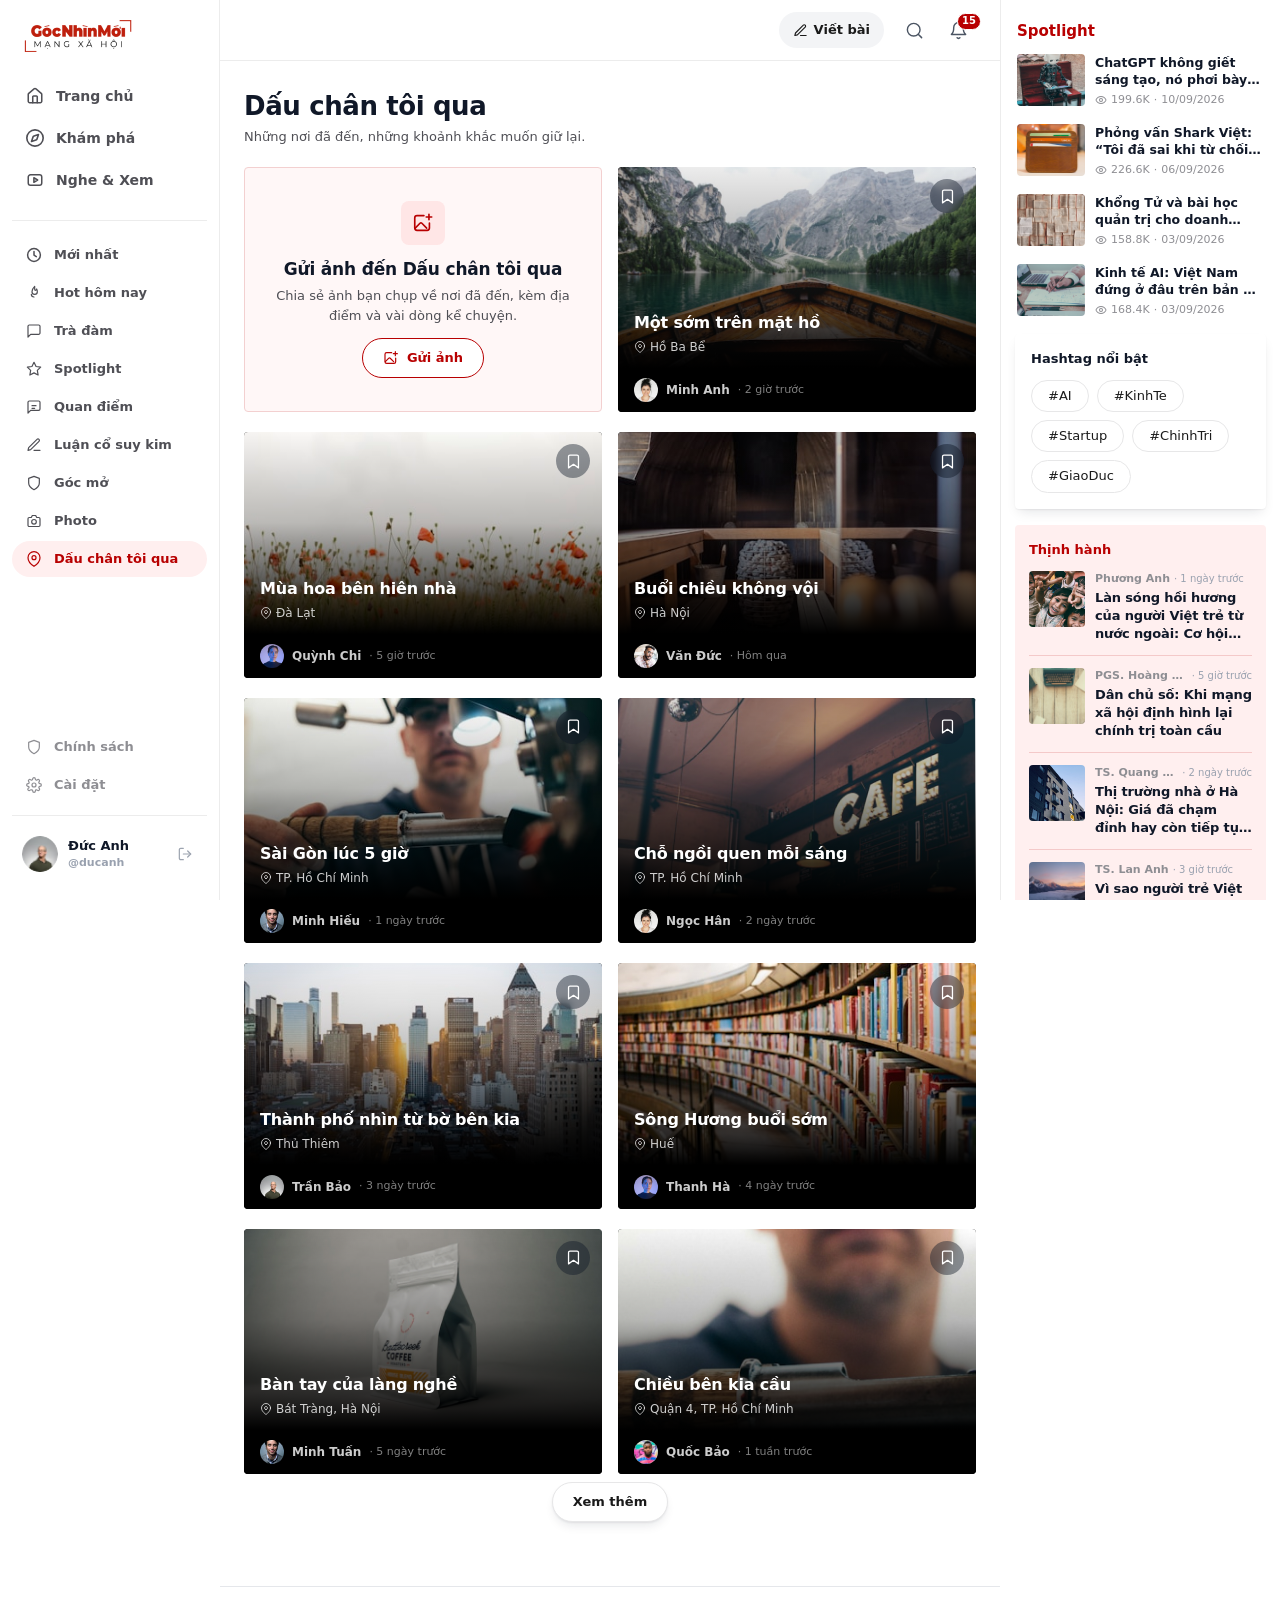
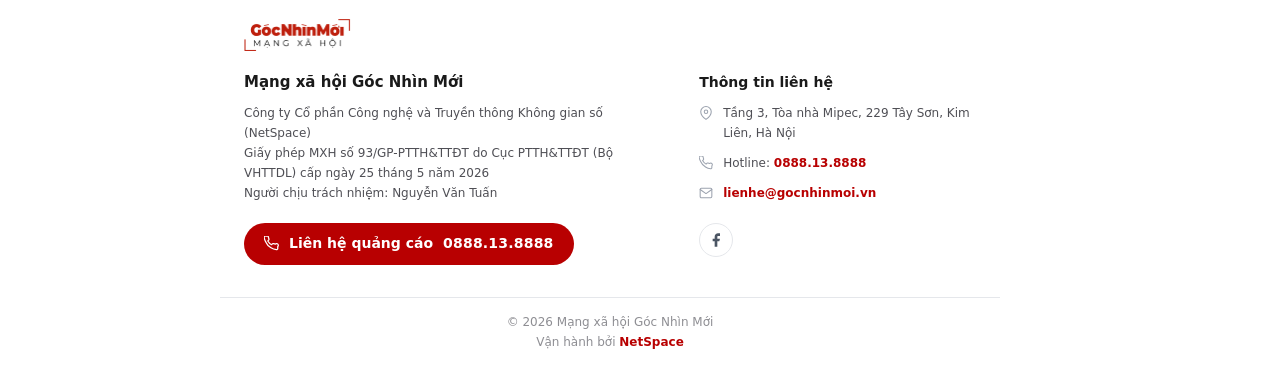
<file: dau-chan-toi-qua-list.html>
<!DOCTYPE html>
<html lang="vi">
<head>
<meta charset="utf-8">
<meta name="viewport" content="width=device-width, initial-scale=1, viewport-fit=cover">
<meta name="theme-color" content="#ffffff">
<meta name="description" content="Tất cả khoảnh khắc trong Dấu chân tôi qua — ảnh bạn đọc gửi về Góc Nhìn Mới.">
<title>Dấu chân tôi qua — Tất cả khoảnh khắc — Góc Nhìn Mới</title>

<link rel="preconnect" href="https://fonts.googleapis.com">
<link rel="preconnect" href="https://fonts.gstatic.com" crossorigin>
<link href="https://fonts.googleapis.com/css2?family=Be+Vietnam+Pro:wght@400;500;600;700;800&display=swap" rel="stylesheet">
<link rel="stylesheet" href="assets/css/tailwind.css">
</head>
<body class="v-web">

<!-- ============ Bộ icon (vector xuất trực tiếp từ Figma) ============ -->
<svg width="0" height="0" style="position:absolute" aria-hidden="true" focusable="false">
  <symbol id="i-menu" viewBox="0 0 15.5 13.5">
    <path d="M0.75 0.75H14.75" stroke="currentColor" stroke-width="1.5" stroke-linecap="round"/>
    <path d="M0.75 6.75H14.75" stroke="currentColor" stroke-width="1.5" stroke-linecap="round"/>
    <path d="M0.75 12.75H14.75" stroke="currentColor" stroke-width="1.5" stroke-linecap="round"/>
  </symbol>
  <symbol id="i-bell" viewBox="0 0 18.986 18.986">
    <path d="M10.8616 16.6128C10.7225 16.8525 10.5229 17.0515 10.2827 17.1899C10.0425 17.3282 9.77018 17.401 9.493 17.401C9.21582 17.401 8.94351 17.3282 8.70332 17.1899C8.46313 17.0515 8.26351 16.8525 8.12443 16.6128M14.2395 6.32867C14.2395 5.06982 13.7394 3.86253 12.8493 2.97238C11.9591 2.08224 10.7519 1.58217 9.493 1.58217C8.23415 1.58217 7.02686 2.08224 6.13672 2.97238C5.24658 3.86253 4.7465 5.06982 4.7465 6.32867C4.7465 11.8663 2.37325 13.4484 2.37325 13.4484H16.6128C16.6128 13.4484 14.2395 11.8663 14.2395 6.32867Z" stroke="currentColor" stroke-width="1.42395" stroke-linecap="round" stroke-linejoin="round"/>
  </symbol>
  <symbol id="i-search" viewBox="0 0 19.9842 19.9842">
    <path d="M9.15943 15.8208C12.8384 15.8208 15.8208 12.8384 15.8208 9.15943C15.8208 5.48044 12.8384 2.49803 9.15943 2.49803C5.48044 2.49803 2.49803 5.48044 2.49803 9.15943C2.49803 12.8384 5.48044 15.8208 9.15943 15.8208Z" stroke="currentColor" stroke-width="1.5" stroke-linecap="round" stroke-linejoin="round"/>
    <path d="M17.4862 17.4862L13.9057 13.9057" stroke="currentColor" stroke-width="1.5" stroke-linecap="round" stroke-linejoin="round"/>
  </symbol>
  <symbol id="i-them-nguoi" viewBox="0 0 20 20">
    <circle cx="8" cy="6" r="3.1" stroke="currentColor" stroke-width="1.7" fill="none"/>
    <path d="M2.6 17.2v-.8A4.4 4.4 0 0 1 7 12h2a4.4 4.4 0 0 1 4.4 4.4v.8" stroke="currentColor" stroke-width="1.7" stroke-linecap="round" fill="none"/>
    <path d="M16.4 4.4v4.4M14.2 6.6h4.4" stroke="currentColor" stroke-width="1.7" stroke-linecap="round"/>
  </symbol>
  <symbol id="i-them" viewBox="0 0 16 16">
    <path d="M8 3.5v9M3.5 8h9" stroke="currentColor" stroke-width="1.8" stroke-linecap="round"/>
  </symbol>
  <symbol id="i-check" viewBox="0 0 16 16">
    <path d="M3.2 8.6l3.1 3.1 6.5-7.4" stroke="currentColor" stroke-width="1.8" stroke-linecap="round" stroke-linejoin="round" fill="none"/>
  </symbol>
  <symbol id="i-chevron" viewBox="0 0 12.9904 12.9904">
    <path d="M4.8714 9.7428L8.119 6.4952L4.8714 3.2476" stroke="currentColor" stroke-width="1.3" stroke-linecap="round" stroke-linejoin="round"/>
  </symbol>
  <symbol id="i-heart" viewBox="0 0 15.9882 15.9882">
    <path d="M13.8831 3.07107C13.5428 2.73065 13.1388 2.46061 12.6942 2.27638C12.2496 2.09214 11.773 1.99731 11.2917 1.99731C10.8104 1.99731 10.3338 2.09214 9.88913 2.27638C9.44449 2.46061 9.0405 2.73065 8.70025 3.07107L7.9941 3.77721L7.28795 3.07107C6.60067 2.38378 5.66851 1.99766 4.69653 1.99766C3.72456 1.99766 2.7924 2.38378 2.10511 3.07107C1.41783 3.75835 1.03171 4.69052 1.03171 5.66249C1.03171 6.63446 1.41783 7.56662 2.10511 8.25391L2.81126 8.96005L7.9941 14.1429L13.1769 8.96005L13.8831 8.25391C14.2235 7.91366 14.4935 7.50967 14.6778 7.06502C14.862 6.62038 14.9568 6.14379 14.9568 5.66249C14.9568 5.18118 14.862 4.7046 14.6778 4.25995C14.4935 3.81531 14.2235 3.41132 13.8831 3.07107Z" stroke="currentColor" stroke-width="1.19912" stroke-linecap="round" stroke-linejoin="round"/>
  </symbol>
  <symbol id="i-comment" viewBox="0 0 15.9882 15.9882">
    <path d="M13.9897 9.99262C13.9897 10.346 13.8493 10.6849 13.5994 10.9347C13.3496 11.1846 13.0107 11.325 12.6573 11.325H4.66322L1.99852 13.9897V3.33087C1.99852 2.97751 2.1389 2.63863 2.38876 2.38876C2.63863 2.1389 2.97751 1.99852 3.33087 1.99852H12.6573C13.0107 1.99852 13.3496 2.1389 13.5994 2.38876C13.8493 2.63863 13.9897 2.97751 13.9897 3.33087V9.99262Z" stroke="currentColor" stroke-width="1.19912" stroke-linecap="round" stroke-linejoin="round"/>
  </symbol>
  <symbol id="i-share" viewBox="0 0 15.9882 15.9882">
    <path d="M5.72244 9.00002L10.2724 11.6514M10.2658 4.3368L5.72244 6.98818M11.9912 5.3294C12.5212 5.3294 13.0295 5.11884 13.4043 4.74405C13.7791 4.36925 13.9897 3.86092 13.9897 3.33087C13.9897 2.80083 13.7791 2.2925 13.4043 1.9177C13.0295 1.54291 12.5212 1.33235 11.9912 1.33235C11.4611 1.33235 10.9528 1.54291 10.578 1.9177C10.2032 2.2925 9.99262 2.80083 9.99262 3.33087C9.99262 3.86092 10.2032 4.36925 10.578 4.74405C10.9528 5.11884 11.4611 5.3294 11.9912 5.3294ZM3.99705 7.9941C4.52709 7.9941 5.03542 7.78354 5.41022 7.40875C5.78502 7.03395 5.99557 6.52562 5.99557 5.99557C5.99557 5.46553 5.78502 4.9572 5.41022 4.5824C5.03542 4.20761 4.52709 3.99705 3.99705 3.99705C3.46701 3.99705 2.95868 4.20761 2.58388 4.5824C2.20908 4.9572 1.99852 5.46553 1.99852 5.99557C1.99852 6.52562 2.20908 7.03395 2.58388 7.40875C2.95868 7.78354 3.46701 7.9941 3.99705 7.9941ZM11.9912 10.6588C11.4611 10.6588 10.9528 10.8694 10.578 11.2442C10.2032 11.619 9.99262 12.1273 9.99262 12.6573C9.99262 13.1874 10.2032 13.6957 10.578 14.0705C10.9528 14.4453 11.4611 14.6559 11.9912 14.6559C12.5212 14.6559 13.0295 14.4453 13.4043 14.0705C13.7791 13.6957 13.9897 13.1874 13.9897 12.6573C13.9897 12.1273 13.7791 11.619 13.4043 11.2442C13.0295 10.8694 12.5212 10.6588 11.9912 10.6588Z" stroke="currentColor" stroke-width="1.19912" stroke-linecap="round" stroke-linejoin="round"/>
  </symbol>
  <symbol id="i-flag" viewBox="0 0 16 16">
    <path d="M3 14.5V2.5M3 2.5C3 2.5 4 1.75 6 1.75C8 1.75 9 3.25 11 3.25C13 3.25 13.5 2.5 13.5 2.5V9C13.5 9 13 9.75 11 9.75C9 9.75 8 8.25 6 8.25C4 8.25 3 9 3 9" stroke="currentColor" stroke-width="1.5" stroke-linecap="round" stroke-linejoin="round" fill="none"/>
  </symbol>
  <symbol id="i-bookmark" viewBox="0 0 15.9882 15.9882">
    <path d="M12.6573 13.9897L7.9941 10.6588L3.33087 13.9897V3.33087C3.33087 2.97751 3.47125 2.63863 3.72111 2.38876C3.97098 2.1389 4.30986 1.99852 4.66322 1.99852H11.325C11.6783 1.99852 12.0172 2.1389 12.2671 2.38876C12.517 2.63863 12.6573 2.97751 12.6573 3.33087V13.9897Z" stroke="currentColor" stroke-width="1.19912" stroke-linecap="round" stroke-linejoin="round"/>
  </symbol>
  <symbol id="i-more" viewBox="0 0 15.9882 15.9882">
    <path d="M7.9941 4.33014C8.54598 4.33014 8.99336 3.88275 8.99336 3.33087C8.99336 2.779 8.54598 2.33161 7.9941 2.33161C7.44222 2.33161 6.99484 2.779 6.99484 3.33087C6.99484 3.88275 7.44222 4.33014 7.9941 4.33014Z" fill="currentColor"/>
    <path d="M7.9941 8.99336C8.54598 8.99336 8.99336 8.54598 8.99336 7.9941C8.99336 7.44222 8.54598 6.99484 7.9941 6.99484C7.44222 6.99484 6.99484 7.44222 6.99484 7.9941C6.99484 8.54598 7.44222 8.99336 7.9941 8.99336Z" fill="currentColor"/>
    <path d="M7.9941 13.6566C8.54598 13.6566 8.99336 13.2092 8.99336 12.6573C8.99336 12.1054 8.54598 11.6581 7.9941 11.6581C7.44222 11.6581 6.99484 12.1054 6.99484 12.6573C6.99484 13.2092 7.44222 13.6566 7.9941 13.6566Z" fill="currentColor"/>
  </symbol>
  <symbol id="i-play" viewBox="0 0 17.9867 17.9867">
    <path d="M3.74723 2.24834L14.2395 8.99335L3.74723 15.7384V2.24834Z" fill="currentColor"/>
  </symbol>
  <symbol id="i-play-sm" viewBox="0 0 10.9919 10.9919">
    <path d="M2.28998 1.37399L8.70192 5.49595L2.28998 9.61791V1.37399Z" fill="currentColor"/>
  </symbol>
  <symbol id="i-pause" viewBox="0 0 16 16">
    <rect x="3.5" y="2.5" width="3.4" height="11" rx="1.2" fill="currentColor"/>
    <rect x="9.1" y="2.5" width="3.4" height="11" rx="1.2" fill="currentColor"/>
  </symbol>
  <!-- Đinh ghim: đánh dấu câu trả lời GNM chọn (khác biểu tượng địa điểm i-pin) -->
  <symbol id="i-ghim" viewBox="0 0 24 24">
    <path d="M12 17v5" stroke="currentColor" stroke-width="2" stroke-linecap="round" stroke-linejoin="round" fill="none"/>
    <path d="M9 10.76a2 2 0 0 1-1.11 1.79l-1.78.9A2 2 0 0 0 5 15.24V17h14v-1.76a2 2 0 0 0-1.11-1.79l-1.78-.9A2 2 0 0 1 15 10.76V6h1a2 2 0 0 0 0-4H8a2 2 0 0 0 0 4h1z" stroke="currentColor" stroke-width="2" stroke-linecap="round" stroke-linejoin="round" fill="none"/>
  </symbol>
  <symbol id="i-pin" viewBox="0 0 10.9919 10.9919">
    <path d="M9.61791 4.57996C9.61791 7.78593 5.49595 10.5339 5.49595 10.5339C5.49595 10.5339 1.37399 7.78593 1.37399 4.57996C1.37399 3.48675 1.80826 2.43831 2.58128 1.66529C3.3543 0.892273 4.40274 0.457996 5.49595 0.457996C6.58916 0.457996 7.6376 0.892273 8.41062 1.66529C9.18364 2.43831 9.61791 3.48675 9.61791 4.57996ZM5.49595 4.57996C5.67638 4.57996 5.85505 4.54442 6.02175 4.47537C6.18845 4.40632 6.33992 4.30511 6.46751 4.17753C6.59509 4.04994 6.6963 3.89847 6.76535 3.73177C6.8344 3.56507 6.86994 3.38641 6.86994 3.20597C6.86994 3.02554 6.8344 2.84687 6.76535 2.68017C6.6963 2.51347 6.59509 2.362 6.46751 2.23442C6.33992 2.10683 6.18845 2.00562 6.02175 1.93657C5.85505 1.86752 5.67638 1.83198 5.49595 1.83198C5.13155 1.83198 4.78207 1.97674 4.52439 2.23442C4.26672 2.49209 4.12196 2.84157 4.12196 3.20597C4.12196 3.57038 4.26672 3.91985 4.52439 4.17753C4.78207 4.4352 5.13155 4.57996 5.49595 4.57996Z" stroke="currentColor" stroke-width="0.915992" stroke-linecap="round" stroke-linejoin="round"/>
  </symbol>
  <symbol id="i-star" viewBox="0 0 10.9919 10.9919">
    <path d="M5.49595 0.915992L6.91116 3.78305L10.0759 4.24562L7.78593 6.47606L8.32636 9.62707L5.49595 8.13859L2.66554 9.62707L3.20597 6.47606L0.915992 4.24562L4.08074 3.78305L5.49595 0.915992Z" fill="currentColor"/>
  </symbol>
  <symbol id="i-bookmark-lg" viewBox="0 0 14.9889 14.9889">
    <path d="M11.8662 13.1153L7.49445 9.9926L3.12269 13.1153V3.12269C3.12269 2.79141 3.25429 2.4737 3.48853 2.23946C3.72278 2.00521 4.04049 1.87361 4.37176 1.87361H10.6171C10.9484 1.87361 11.2661 2.00521 11.5004 2.23946C11.7346 2.4737 11.8662 2.79141 11.8662 3.12269V13.1153Z" stroke="currentColor" stroke-width="1.24908" stroke-linecap="round" stroke-linejoin="round"/>
  </symbol>
  <symbol id="i-map-pin" viewBox="0 0 13.9897 13.9897">
    <path d="M12.241 5.82904C12.241 9.90937 6.99485 13.4068 6.99485 13.4068C6.99485 13.4068 1.74871 9.90937 1.74871 5.82904C1.74871 4.43768 2.30143 3.1033 3.28527 2.11946C4.26911 1.13562 5.60349 0.582904 6.99485 0.582904C8.38621 0.582904 9.72059 1.13562 10.7044 2.11946C11.6883 3.1033 12.241 4.43768 12.241 5.82904Z" stroke="currentColor" stroke-width="1.04923" stroke-linecap="round" stroke-linejoin="round"/>
    <path d="M6.99485 7.57775C7.96064 7.57775 8.74356 6.79483 8.74356 5.82904C8.74356 4.86325 7.96064 4.08033 6.99485 4.08033C6.02906 4.08033 5.24614 4.86325 5.24614 5.82904C5.24614 6.79483 6.02906 7.57775 6.99485 7.57775Z" stroke="currentColor" stroke-width="1.04923" stroke-linecap="round" stroke-linejoin="round"/>
  </symbol>
  <symbol id="i-phone" viewBox="0 0 13.9897 13.9897">
    <path d="M12.8239 9.86274V11.6115C12.8246 11.7738 12.7913 11.9345 12.7263 12.0832C12.6612 12.232 12.5658 12.3655 12.4462 12.4752C12.3266 12.585 12.1854 12.6685 12.0316 12.7205C11.8778 12.7726 11.7148 12.7919 11.5532 12.7773C9.75947 12.5824 8.0365 11.9694 6.5227 10.9877C4.424 9.78022 2.76573 7.93407 1.78952 5.71829C0.832491 4.19822 0.243667 2.47566 0.0699486 0.687827C0.168197 0.467119 0.332587 0.282385 0.540389 0.159166C0.748192 0.0359462 0.989142 -0.0196722 1.22993 0C1.22993 0 2.97864 0 2.97864 0C3.26153 -0.00278413 3.53578 0.0973909 3.75027 0.281853C3.96476 0.466316 4.10486 0.722479 4.14445 1.0026C4.21848 1.56218 4.35488 2.11186 4.55248 2.64056C4.63091 2.84919 4.64788 3.07594 4.60139 3.29392C4.5549 3.51191 4.4469 3.712 4.29017 3.87048L3.54989 4.61077C4.37968 6.0701 5.58798 7.2784 7.04731 8.1082L7.7876 7.36791C7.94608 7.21119 8.14618 7.10318 8.36416 7.05669C8.58215 7.0102 8.80889 7.02718 9.01753 7.1056C9.54622 7.30321 10.0959 7.43961 10.6555 7.51363C10.967 7.22609 11.38 7.07406 11.8036 7.09101C12.2272 7.10795 12.6267 7.29247 12.9142 7.60398C13.2018 7.9155 13.3538 8.32848 13.3369 8.75207C13.3199 9.17567 13.1354 9.57519 12.8239 9.86274Z" stroke="currentColor" stroke-width="1.04923" stroke-linecap="round" stroke-linejoin="round"/>
  </symbol>
  <symbol id="i-mail" viewBox="0 0 13.9897 13.9897">
    <path d="M2.33162 2.33162H11.6581C12.2993 2.33162 12.8239 2.85623 12.8239 3.49742V10.4923C12.8239 11.1335 12.2993 11.6581 11.6581 11.6581H2.33162C1.69042 11.6581 1.16581 11.1335 1.16581 10.4923V3.49742C1.16581 2.85623 1.69042 2.33162 2.33162 2.33162Z" stroke="currentColor" stroke-width="1.04923" stroke-linecap="round" stroke-linejoin="round"/>
    <path d="M12.8239 3.49743L6.99485 7.57775L1.16581 3.49743" stroke="currentColor" stroke-width="1.04923" stroke-linecap="round" stroke-linejoin="round"/>
  </symbol>
  <symbol id="i-phone-btn" viewBox="0 0 14.9889 14.9889">
    <path d="M13.7398 10.5672V12.4408C13.7405 12.6147 13.7049 12.7869 13.6352 12.9463C13.5655 13.1056 13.4633 13.2487 13.3352 13.3663C13.207 13.4839 13.0557 13.5734 12.8909 13.6291C12.7262 13.6848 12.5516 13.7055 12.3783 13.6899C10.4565 13.481 8.6105 12.8243 6.98857 11.7725C4.73998 10.4788 2.96327 8.50075 1.91733 6.12671C0.89195 4.49807 0.26107 2.65248 0.0749442 0.736954C0.18021 0.500482 0.356341 0.302554 0.578986 0.170533C0.80163 0.0385132 1.05979 -0.0210777 1.31777 0C1.31777 0 3.19139 0 3.19139 0C3.49448 -0.0029834 3.78831 0.104347 4.01813 0.301984C4.24794 0.499621 4.39804 0.774081 4.44046 1.0742C4.51978 1.67376 4.66592 2.2627 4.87764 2.82915C4.96167 3.05269 4.97985 3.29563 4.93004 3.52919C4.88023 3.76274 4.76451 3.97712 4.5966 4.14693L3.80343 4.94009C4.6925 6.50365 5.9871 7.79825 7.55066 8.68732L8.34382 7.89415C8.51363 7.72624 8.72801 7.61052 8.96156 7.56071C9.19512 7.5109 9.43806 7.52908 9.6616 7.61311C10.2281 7.82483 10.817 7.97097 11.4165 8.05029C11.7503 7.7422 12.1928 7.57932 12.6466 7.59747C13.1005 7.61563 13.5285 7.81333 13.8366 8.14709C14.1447 8.48085 14.3076 8.92333 14.2894 9.37718C14.2713 9.83104 14.0736 10.2591 13.7398 10.5672Z" stroke="currentColor" stroke-width="1.24908" stroke-linecap="round" stroke-linejoin="round"/>
  </symbol>
  <symbol id="i-close" viewBox="0 0 16 16">
    <path d="M3.5 3.5L12.5 12.5M12.5 3.5L3.5 12.5" stroke="currentColor" stroke-width="1.5" stroke-linecap="round"/>
  </symbol>
  <symbol id="i-eye" viewBox="0 0 13.9982 13.9982">
    <path d="M1.20268 6.79613C1.15407 6.92708 1.15407 7.07112 1.20268 7.20207C1.67611 8.35001 2.47973 9.33153 3.51166 10.0222C4.5436 10.7128 5.75737 11.0815 6.9991 11.0815C8.24083 11.0815 9.4546 10.7128 10.4865 10.0222C11.5185 9.33153 12.3221 8.35001 12.7955 7.20207C12.8441 7.07112 12.8441 6.92708 12.7955 6.79613C12.3221 5.64819 11.5185 4.66667 10.4865 3.97603C9.4546 3.28539 8.24083 2.9167 6.9991 2.9167C5.75737 2.9167 4.5436 3.28539 3.51166 3.97603C2.47973 4.66667 1.67611 5.64819 1.20268 6.79613Z" stroke="currentColor" stroke-width="1.16652" stroke-linecap="round" stroke-linejoin="round"/>
    <path d="M6.9991 8.74888C7.96549 8.74888 8.74902 7.96535 8.74902 6.99896C8.74902 6.03257 7.96549 5.24904 6.9991 5.24904C6.03271 5.24904 5.24918 6.03257 5.24918 6.99896C5.24918 7.96535 6.03271 8.74888 6.9991 8.74888Z" stroke="currentColor" stroke-width="1.16652" stroke-linecap="round" stroke-linejoin="round"/>
  </symbol>
  <symbol id="i-nav-home" viewBox="0 0 19.9674 19.9674">
    <path d="M12.4796 17.4715V10.8157C12.4796 10.595 12.392 10.3834 12.2359 10.2274C12.0799 10.0713 11.8683 9.9837 11.6476 9.9837H8.31975C8.0991 9.9837 7.88748 10.0713 7.73145 10.2274C7.57543 10.3834 7.48777 10.595 7.48777 10.8157V17.4715" stroke="currentColor" stroke-width="1.7" stroke-linecap="round" stroke-linejoin="round"/>
    <path d="M2.49593 8.31975C2.49587 8.0777 2.54862 7.83855 2.6505 7.61899C2.75237 7.39942 2.90093 7.20474 3.08579 7.04849L8.90962 2.05748C9.20995 1.80364 9.59047 1.66438 9.9837 1.66438C10.377 1.66438 10.7574 1.80364 11.0578 2.05748L16.8816 7.04849C17.0664 7.20474 17.215 7.39942 17.3169 7.61899C17.4187 7.83855 17.4715 8.0777 17.4715 8.31975V15.8075C17.4715 16.2488 17.2961 16.6721 16.9841 16.9841C16.6721 17.2961 16.2488 17.4715 15.8075 17.4715H4.15988C3.71857 17.4715 3.29534 17.2961 2.98328 16.9841C2.67123 16.6721 2.49593 16.2488 2.49593 15.8075V8.31975Z" stroke="currentColor" stroke-width="1.7" stroke-linecap="round" stroke-linejoin="round"/>
  </symbol>
  <symbol id="i-nav-media" viewBox="0 0 19.9674 19.9674">
    <path d="M14.9755 4.1632H4.99185C3.61339 4.1632 2.49592 5.28067 2.49592 6.65913V13.3183C2.49592 14.6967 3.61339 15.8142 4.99185 15.8142H14.9755C16.354 15.8142 17.4715 14.6967 17.4715 13.3183V6.65913C17.4715 5.28067 16.354 4.1632 14.9755 4.1632Z" stroke="currentColor" stroke-width="1.66728" stroke-linecap="round" stroke-linejoin="round"/>
    <path d="M8.73574 7.48777L12.8989 9.9837L8.73574 12.4796V7.48777Z" stroke="currentColor" stroke-width="1.66728" stroke-linecap="round" stroke-linejoin="round"/>
  </symbol>
  <symbol id="i-nav-explore" viewBox="0 0 18.3034 18.3034">
    <path d="M12.6793 5.62415L11.1784 10.126C11.0967 10.3711 10.9591 10.5937 10.7765 10.7765C10.5937 10.9591 10.3711 11.0967 10.126 11.1784L5.62415 12.6793L7.12503 8.17748C7.20672 7.9324 7.34435 7.7097 7.52702 7.52702C7.7097 7.34435 7.9324 7.20672 8.17748 7.12503L12.6793 5.62415Z" stroke="currentColor" stroke-width="1.66395" stroke-linecap="round" stroke-linejoin="round"/>
    <path d="M9.15172 17.4714C13.7466 17.4714 17.4714 13.7466 17.4714 9.15172C17.4714 4.55685 13.7466 0.831975 9.15172 0.831975C4.55685 0.831975 0.831975 4.55685 0.831975 9.15172C0.831975 13.7466 4.55685 17.4714 9.15172 17.4714Z" stroke="currentColor" stroke-width="1.66395" stroke-linecap="round" stroke-linejoin="round"/>
  </symbol>
  <symbol id="i-cong" viewBox="0 0 16 16">
    <path d="M8 2.5v11M2.5 8h11" stroke="currentColor" stroke-width="1.8" stroke-linecap="round" fill="none"/>
  </symbol>
  <symbol id="i-nav-write" viewBox="0 0 17.8844 17.8844">
    <path d="M8.52774 1.86889H2.70392C2.26261 1.86889 1.83938 2.0442 1.52732 2.35624C1.21527 2.6683 1.03997 3.09153 1.03997 3.53284V15.1805C1.03997 15.6218 1.21527 16.045 1.52732 16.3571C1.83938 16.6691 2.26261 16.8445 2.70392 16.8445H14.3515C14.7929 16.8445 15.2161 16.6691 15.5282 16.3571C15.8402 16.045 16.0155 15.6218 16.0155 15.1805V9.35666" stroke="currentColor" stroke-width="2.07994" stroke-linecap="round" stroke-linejoin="round"/>
    <path d="M13.8316 1.5569C14.1626 1.22591 14.6114 1.03997 15.0795 1.03997C15.5476 1.03997 15.9966 1.22591 16.3275 1.5569C16.6585 1.88788 16.8444 2.33678 16.8444 2.80486C16.8444 3.27294 16.6585 3.72184 16.3275 4.05283L8.82889 11.5522C8.63135 11.7496 8.38731 11.8941 8.11924 11.9724L5.72898 12.6713C5.65739 12.6922 5.5815 12.6934 5.50926 12.6749C5.43702 12.6564 5.37109 12.6188 5.31835 12.5661C5.26563 12.5133 5.22804 12.4474 5.20952 12.3751C5.19102 12.3029 5.19227 12.227 5.21315 12.1554L5.91201 9.76512C5.99065 9.49734 6.13542 9.25355 6.33299 9.05631L13.8316 1.5569Z" stroke="currentColor" stroke-width="2.07994" stroke-linecap="round" stroke-linejoin="round"/>
  </symbol>
  <symbol id="i-verified" viewBox="0 0 16 16">
    <circle cx="8" cy="8" r="7" fill="currentColor"/>
    <path d="M4.9 8.2L7 10.3L11.1 6.2" stroke="#fff" stroke-width="1.6" stroke-linecap="round" stroke-linejoin="round" fill="none"/>
  </symbol>
  <symbol id="i-nav-user" viewBox="0 0 19.9674 19.9674">
    <path d="M16.6395 17.4715V15.8075C16.6395 14.9249 16.2889 14.0784 15.6648 13.4543C15.0407 12.8302 14.1943 12.4796 13.3116 12.4796H6.6558C5.77316 12.4796 4.9267 12.8302 4.3026 13.4543C3.6785 14.0784 3.3279 14.9249 3.3279 15.8075V17.4715" stroke="currentColor" stroke-width="1.7" stroke-linecap="round" stroke-linejoin="round"/>
    <path d="M9.9837 9.1517C11.8217 9.1517 13.3116 7.6618 13.3116 5.8237C13.3116 3.9857 11.8217 2.4958 9.9837 2.4958C8.1457 2.4958 6.6558 3.9857 6.6558 5.8237C6.6558 7.6618 8.1457 9.1517 9.9837 9.1517Z" stroke="currentColor" stroke-width="1.7" stroke-linecap="round" stroke-linejoin="round"/>
  </symbol>
  <symbol id="i-clock" viewBox="0 0 16 16">
    <circle cx="8" cy="8" r="6.4" stroke="currentColor" stroke-width="1.5" fill="none"/>
    <path d="M8 4.6V8.2L10.3 9.6" stroke="currentColor" stroke-width="1.5" stroke-linecap="round" stroke-linejoin="round" fill="none"/>
  </symbol>
  <symbol id="i-alert" viewBox="0 0 16 16">
    <circle cx="8" cy="8" r="6.4" stroke="currentColor" stroke-width="1.5" fill="none"/>
    <path d="M8 4.9V8.6" stroke="currentColor" stroke-width="1.5" stroke-linecap="round"/>
    <circle cx="8" cy="11.1" r=".95" fill="currentColor"/>
  </symbol>
  <symbol id="i-draft" viewBox="0 0 16 16">
    <path d="M9.1 1.9H4.4C3.85 1.9 3.4 2.35 3.4 2.9V13.1C3.4 13.65 3.85 14.1 4.4 14.1H11.6C12.15 14.1 12.6 13.65 12.6 13.1V5.4L9.1 1.9Z" stroke="currentColor" stroke-width="1.5" stroke-linejoin="round" fill="none"/>
    <path d="M9.1 1.9V5.4H12.6" stroke="currentColor" stroke-width="1.5" stroke-linejoin="round" fill="none"/>
  </symbol>
  <symbol id="i-link" viewBox="0 0 16 16">
    <path d="M6.7 8.65C6.98 9.02 7.34 9.33 7.75 9.55C8.16 9.77 8.62 9.9 9.08 9.93C9.55 9.96 10.01 9.89 10.45 9.73C10.88 9.56 11.28 9.31 11.6 8.98L13.6 6.98C14.18 6.38 14.5 5.58 14.49 4.75C14.48 3.92 14.15 3.13 13.56 2.54C12.97 1.95 12.18 1.62 11.35 1.61C10.52 1.6 9.72 1.92 9.13 2.5L7.98 3.64" stroke="currentColor" stroke-width="1.5" stroke-linecap="round" stroke-linejoin="round" fill="none"/>
    <path d="M9.3 7.35C9.02 6.98 8.66 6.67 8.25 6.45C7.84 6.23 7.38 6.1 6.92 6.07C6.45 6.04 5.99 6.11 5.55 6.27C5.12 6.44 4.72 6.69 4.4 7.02L2.4 9.02C1.82 9.62 1.5 10.42 1.51 11.25C1.52 12.08 1.85 12.87 2.44 13.46C3.03 14.05 3.82 14.38 4.65 14.39C5.48 14.4 6.28 14.08 6.87 13.5L8.02 12.36" stroke="currentColor" stroke-width="1.5" stroke-linecap="round" stroke-linejoin="round" fill="none"/>
  </symbol>
  <symbol id="i-send" viewBox="0 0 16 16">
    <path d="M14.3 1.7L7.3 8.7" stroke="currentColor" stroke-width="1.5" stroke-linecap="round" stroke-linejoin="round" fill="none"/>
    <path d="M14.3 1.7L9.85 14.3L7.3 8.7L1.7 6.15L14.3 1.7Z" stroke="currentColor" stroke-width="1.5" stroke-linecap="round" stroke-linejoin="round" fill="none"/>
  </symbol>
  <symbol id="i-trash" viewBox="0 0 16 16">
    <path d="M2.4 4.2H13.6" stroke="currentColor" stroke-width="1.5" stroke-linecap="round"/>
    <path d="M5.6 4.2V2.9C5.6 2.35 6.05 1.9 6.6 1.9H9.4C9.95 1.9 10.4 2.35 10.4 2.9V4.2" stroke="currentColor" stroke-width="1.5" stroke-linecap="round" stroke-linejoin="round" fill="none"/>
    <path d="M12.3 4.2V13.1C12.3 13.65 11.85 14.1 11.3 14.1H4.7C4.15 14.1 3.7 13.65 3.7 13.1V4.2" stroke="currentColor" stroke-width="1.5" stroke-linecap="round" stroke-linejoin="round" fill="none"/>
  </symbol>
  <symbol id="i-anh" viewBox="0 0 24 24">
    <rect x="3" y="4" width="18" height="16" rx="2.5" stroke="currentColor" stroke-width="1.8" fill="none"/>
    <circle cx="9" cy="9.5" r="1.8" stroke="currentColor" stroke-width="1.6" fill="none"/>
    <path d="M3.5 17.5l5.2-5.2a1.5 1.5 0 0 1 2.1 0l4.7 4.7M13.5 15l2.2-2.2a1.5 1.5 0 0 1 2.1 0l2.7 2.7" stroke="currentColor" stroke-width="1.8" stroke-linecap="round" stroke-linejoin="round" fill="none"/>
  </symbol>
  <symbol id="i-anh-them" viewBox="0 0 24 24">
    <path d="M13 4H5.5A2.5 2.5 0 0 0 3 6.5v11A2.5 2.5 0 0 0 5.5 20h11a2.5 2.5 0 0 0 2.5-2.5V12" stroke="currentColor" stroke-width="1.8" stroke-linecap="round" fill="none"/>
    <path d="M3.5 17.5l5.2-5.2a1.5 1.5 0 0 1 2.1 0l5.2 5.2" stroke="currentColor" stroke-width="1.8" stroke-linecap="round" stroke-linejoin="round" fill="none"/>
    <path d="M18.5 2.5v6M15.5 5.5h6" stroke="currentColor" stroke-width="1.8" stroke-linecap="round"/>
  </symbol>
  <symbol id="i-camera" viewBox="0 0 20 20">
    <path d="M17.5 15.4C17.5 16.2 16.8 16.9 16 16.9H4C3.2 16.9 2.5 16.2 2.5 15.4V7.1C2.5 6.3 3.2 5.6 4 5.6H6.6L7.9 3.1H12.1L13.4 5.6H16C16.8 5.6 17.5 6.3 17.5 7.1V15.4Z" stroke="currentColor" stroke-width="1.5" stroke-linejoin="round" fill="none"/>
    <circle cx="10" cy="11" r="2.9" stroke="currentColor" stroke-width="1.5" fill="none"/>
  </symbol>
  <symbol id="i-facebook" viewBox="0 0 15.9882 15.9882">
    <path d="M11.9912 1.33235H9.99263C9.10922 1.33235 8.262 1.68328 7.63734 2.30794C7.01268 2.9326 6.66175 3.77982 6.66175 4.66322V6.66175H4.66323V9.32645H6.66175V14.6559H9.32645V9.32645H11.325L11.9912 6.66175H9.32645V4.66322C9.32645 4.48654 9.39664 4.3171 9.52157 4.19217C9.6465 4.06724 9.81594 3.99705 9.99263 3.99705H11.9912V1.33235Z" fill="currentColor"/>
  </symbol>
  <symbol id="i-flame" viewBox="0 0 24 24">
    <path d="M13 2s-4 4-4 8a4 4 0 008 0c0-1.5-.5-3-1-4 0 0-1 2-2 2s-1-2-1-2z" fill="none" stroke="currentColor" stroke-width="1.8" stroke-linecap="round" stroke-linejoin="round"/>
    <path d="M12 18a4 4 0 01-4-4" fill="none" stroke="currentColor" stroke-width="1.8" stroke-linecap="round" stroke-linejoin="round"/>
  </symbol>
  <symbol id="i-star-line" viewBox="0 0 24 24">
    <path d="M12 2l3.09 6.26L22 9.27l-5 4.87 1.18 6.88L12 17.77l-6.18 3.25L7 14.14 2 9.27l6.91-1.01L12 2z" fill="none" stroke="currentColor" stroke-width="1.8" stroke-linecap="round" stroke-linejoin="round"/>
  </symbol>
  <symbol id="i-comment-lines" viewBox="0 0 24 24">
    <path d="M21 15a2 2 0 01-2 2H7l-4 4V5a2 2 0 012-2h14a2 2 0 012 2z" fill="none" stroke="currentColor" stroke-width="1.8" stroke-linecap="round" stroke-linejoin="round"/>
    <path d="M9 10h6M9 14h4" fill="none" stroke="currentColor" stroke-width="1.8" stroke-linecap="round"/>
  </symbol>
  <symbol id="i-pencil" viewBox="0 0 24 24">
    <path d="M12 20h9" fill="none" stroke="currentColor" stroke-width="1.8" stroke-linecap="round"/>
    <path d="M16.5 3.5a2.121 2.121 0 013 3L7 19l-4 1 1-4z" fill="none" stroke="currentColor" stroke-width="1.8" stroke-linecap="round" stroke-linejoin="round"/>
  </symbol>
  <symbol id="i-shield" viewBox="0 0 24 24">
    <path d="M12 22s8-4 8-10V5l-8-3-8 3v7c0 6 8 10 8 10z" fill="none" stroke="currentColor" stroke-width="1.8" stroke-linecap="round" stroke-linejoin="round"/>
  </symbol>
  <symbol id="i-settings" viewBox="0 0 24 24">
    <circle cx="12" cy="12" r="3" fill="none" stroke="currentColor" stroke-width="1.8"/>
    <path d="M19.4 15a1.65 1.65 0 00.33 1.82l.06.06a2 2 0 11-2.83 2.83l-.06-.06a1.65 1.65 0 00-1.82-.33 1.65 1.65 0 00-1 1.51V21a2 2 0 11-4 0v-.09A1.65 1.65 0 008 19.4a1.65 1.65 0 00-1.82.33l-.06.06a2 2 0 11-2.83-2.83l.06-.06A1.65 1.65 0 004.6 15a1.65 1.65 0 00-1.51-1H3a2 2 0 110-4h.09A1.65 1.65 0 004.6 9a1.65 1.65 0 00-.33-1.82l-.06-.06a2 2 0 112.83-2.83l.06.06A1.65 1.65 0 009 4.6a1.65 1.65 0 001-1.51V3a2 2 0 114 0v.09a1.65 1.65 0 001 1.51 1.65 1.65 0 001.82-.33l.06-.06a2 2 0 112.83 2.83l-.06.06A1.65 1.65 0 0019.4 9a1.65 1.65 0 001.51 1H21a2 2 0 110 4h-.09a1.65 1.65 0 00-1.51 1z" fill="none" stroke="currentColor" stroke-width="1.8" stroke-linecap="round" stroke-linejoin="round"/>
  </symbol>
  <symbol id="i-logout" viewBox="0 0 24 24">
    <path d="M9.5 20.5H5.5a2 2 0 01-2-2v-13a2 2 0 012-2h4" fill="none" stroke="currentColor" stroke-width="1.8" stroke-linecap="round" stroke-linejoin="round"/>
    <path d="M16 16.5l4.5-4.5L16 7.5" fill="none" stroke="currentColor" stroke-width="1.8" stroke-linecap="round" stroke-linejoin="round"/>
    <path d="M20.5 12h-11" fill="none" stroke="currentColor" stroke-width="1.8" stroke-linecap="round"/>
  </symbol>
</svg>

<div class="page">

  <header class="app-header sticky top-0 z-50 bg-surface border-b border-line-3 shadow-header" id="appHeader">
    <div class="shell w-full max-w-shell mx-auto px-4 app-header__inner h-[64px] flex items-center justify-between gap-2">
      <button class="icon-btn relative size-9 grid place-items-center rounded-full text-icon-dark transition-colors active:bg-surface-fill icon-btn--menu" type="button" aria-label="Mở menu chuyên mục" aria-expanded="false" aria-controls="drawer" data-drawer-open>
        <svg class="icon size-4 flex-none" aria-hidden="true"><use href="#i-menu"></use></svg>
      </button>

      <a class="brand" href="#" aria-label="Góc Nhìn Mới — về trang chủ">
        <img src="assets/img/logo-gnm.png" alt="Góc Nhìn Mới — Mạng xã hội" width="108" height="32">
      </a>

      <button class="icon-btn relative size-9 grid place-items-center rounded-full text-icon-dark transition-colors active:bg-surface-fill" type="button" aria-label="Tìm kiếm" aria-expanded="false" aria-controls="thanhTim" data-tim-mo>
        <svg class="icon size-4 flex-none" aria-hidden="true"><use href="#i-search"></use></svg>
      </button>

      <a class="icon-btn relative size-9 grid place-items-center rounded-full text-icon-dark transition-colors active:bg-surface-fill" href="thong-bao.html" aria-label="Thông báo" data-chuong>
        <svg class="icon size-4 flex-none" aria-hidden="true"><use href="#i-bell"></use></svg>
        <span class="icon-btn__dot absolute top-[6px] left-[22px] size-2 rounded-full bg-primary-800" aria-hidden="true" hidden></span>
      </a>
    </div>
  </header>


  <div class="searchbar pt-4 shell w-full max-w-shell mx-auto px-4" id="thanhTim" hidden>
    <form class="search relative flex items-center h-9 px-[17px] bg-surface-fill border rounded-full" role="search" onsubmit="return false">
      <label class="sr-only" for="q">Tìm kiếm nội dung</label>
      <input id="q" type="search" placeholder="Tìm kiếm bài viết, tác giả, chủ đề..." autocomplete="off" data-search>
      <svg class="icon size-4 flex-none" aria-hidden="true"><use href="#i-search"></use></svg>
    </form>
  </div>


  <aside class="desknav" aria-label="Điều hướng chính">
    <a class="desknav__brand" href="index.html" aria-label="Góc Nhìn Mới — về trang chủ">
      <img src="assets/img/logo-gnm.png" alt="Góc Nhìn Mới" width="108" height="32">
    </a>

    <nav aria-label="Khu vực chính">
      <ul class="desknav__list">
        <li><a class="desknav__link" href="index.html"><svg class="icon size-4 flex-none desknav__ico" aria-hidden="true"><use href="#i-nav-home"></use></svg>Trang chủ</a></li>
        <li><a class="desknav__link" href="kham-pha.html"><svg class="icon size-4 flex-none desknav__ico" aria-hidden="true"><use href="#i-nav-explore"></use></svg>Khám phá</a></li>
        <li><a class="desknav__link" href="nghe-va-xem.html"><svg class="icon size-4 flex-none desknav__ico" aria-hidden="true"><use href="#i-nav-media"></use></svg>Nghe & Xem</a></li>
      </ul>
    </nav>

    <nav class="desknav__group" aria-label="Chuyên mục">
      <ul class="desknav__list">
        <li><a class="desknav__link desknav__link--sub" href="moi-nhat.html"><svg class="icon size-4 flex-none desknav__ico" aria-hidden="true"><use href="#i-clock"></use></svg>Mới nhất</a></li>
        <li><a class="desknav__link desknav__link--sub" href="hot-hom-nay.html"><svg class="icon size-4 flex-none desknav__ico" aria-hidden="true"><use href="#i-flame"></use></svg>Hot hôm nay</a></li>
        <li><a class="desknav__link desknav__link--sub" href="tra-dam.html"><svg class="icon size-4 flex-none desknav__ico" aria-hidden="true"><use href="#i-comment"></use></svg>Trà đàm</a></li>
        <li><a class="desknav__link desknav__link--sub" href="spotlight.html"><svg class="icon size-4 flex-none desknav__ico" aria-hidden="true"><use href="#i-star-line"></use></svg>Spotlight</a></li>
        <li><a class="desknav__link desknav__link--sub" href="quan-diem.html"><svg class="icon size-4 flex-none desknav__ico" aria-hidden="true"><use href="#i-comment-lines"></use></svg>Quan điểm</a></li>
        <li><a class="desknav__link desknav__link--sub" href="luan-co-suy-kim.html"><svg class="icon size-4 flex-none desknav__ico" aria-hidden="true"><use href="#i-pencil"></use></svg>Luận cổ suy kim</a></li>
        <li><a class="desknav__link desknav__link--sub" href="goc-mo.html"><svg class="icon size-4 flex-none desknav__ico" aria-hidden="true"><use href="#i-shield"></use></svg>Góc mở</a></li>
        <li><a class="desknav__link desknav__link--sub" href="photo.html"><svg class="icon size-4 flex-none desknav__ico" aria-hidden="true"><use href="#i-camera"></use></svg>Photo</a></li>
        <li><a class="desknav__link desknav__link--sub is-active" href="dau-chan-toi-qua-list.html"><svg class="icon size-4 flex-none desknav__ico" aria-hidden="true"><use href="#i-map-pin"></use></svg>Dấu chân tôi qua</a></li>
      </ul>
    </nav>

        <div class="desknav__foot">
      <ul class="desknav__list">
        <li><a class="desknav__link desknav__link--sub desknav__link--mute" href="#"><svg class="icon size-4 flex-none desknav__ico" aria-hidden="true"><use href="#i-shield"></use></svg>Chính sách</a></li>
        <li><a class="desknav__link desknav__link--sub desknav__link--mute" href="#"><svg class="icon size-4 flex-none desknav__ico" aria-hidden="true"><use href="#i-settings"></use></svg>Cài đặt</a></li>
      </ul>

      <div class="desknav__me">
        <a class="desknav__me__lk" href="ca-nhan.html">
          <img src="assets/img/avatar-duc-anh.png" alt="" width="36" height="36" loading="lazy">
          <span class="desknav__me__body">
          <span class="desknav__me__name">Đức Anh</span>
          <span class="desknav__me__handle">@ducanh</span>
        </span>
        </a>
        <button class="desknav__me__out" type="button" data-dang-xuat aria-label="Đăng xuất" title="Đăng xuất">
          <svg class="icon size-4 flex-none" aria-hidden="true"><use href="#i-logout"></use></svg>
        </button>
      </div>
    </div>
  </aside>

  <main id="main">

    <div class="deskbar">
      <button class="deskbar__menu" type="button" aria-label="Mở menu chuyên mục" aria-expanded="false" aria-controls="drawer" data-drawer-open>
        <svg class="icon size-4 flex-none" aria-hidden="true"><use href="#i-menu"></use></svg>
      </button>
      <a class="deskbar__logo" href="index.html" aria-label="Góc Nhìn Mới — về trang chủ">
        <img src="assets/img/logo-gnm.png" alt="Góc Nhìn Mới" width="108" height="32">
      </a>
      <a class="deskbar__viet" href="viet-bai.html" aria-label="Viết bài">
        <svg class="icon size-4 flex-none" aria-hidden="true"><use href="#i-pencil"></use></svg>Viết bài
      </a>
      <div class="deskbar__cuoi">
        <button class="icon-btn relative size-9 grid place-items-center rounded-full text-icon-dark transition-colors active:bg-surface-fill" type="button" aria-label="Tìm kiếm" aria-expanded="false" aria-controls="deskTim" data-desk-tim>
        <svg class="icon size-4 flex-none" aria-hidden="true"><use href="#i-search"></use></svg>
      </button>
      <a class="icon-btn relative size-9 grid place-items-center rounded-full text-icon-dark transition-colors active:bg-surface-fill" href="thong-bao.html" aria-label="Thông báo" data-chuong>
        <svg class="icon size-4 flex-none" aria-hidden="true"><use href="#i-bell"></use></svg>
        <span class="icon-btn__dot absolute top-[6px] left-[22px] size-2 rounded-full bg-primary-800" aria-hidden="true" hidden></span>
      </a>
      <a class="deskbar__toi" href="ca-nhan.html" aria-label="Trang cá nhân của bạn">
        <img src="assets/img/avatar-duc-anh.png" alt="" width="32" height="32">
      </a>
      </div>
      <div class="deskbar__tim" id="deskTim" hidden>
        <form class="deskbar__tim-form" role="search" onsubmit="return false">
          <svg class="icon size-4 flex-none" aria-hidden="true"><use href="#i-search"></use></svg>
          <input type="search" placeholder="Tìm bài viết, tác giả, chủ đề..." autocomplete="off" aria-label="Tìm kiếm" data-search>
          <button class="deskbar__tim-xoa" type="button" aria-label="Xoá từ khoá" data-desk-tim-xoa><svg class="icon size-4 flex-none" aria-hidden="true"><use href="#i-close"></use></svg></button>
          <button class="deskbar__tim-tim" type="submit">Tìm</button>
        </form>
        <p class="deskbar__tim-tieude">Tìm kiếm gần đây</p>
        <ul class="deskbar__tim-ds">
          <li><button type="button" data-tim-goiy="Hà Nội"><svg class="icon size-4 flex-none" aria-hidden="true"><use href="#i-clock"></use></svg>Hà Nội</button></li>
          <li><button type="button" data-tim-goiy="Du lịch Việt Nam"><svg class="icon size-4 flex-none" aria-hidden="true"><use href="#i-clock"></use></svg>Du lịch Việt Nam</button></li>
        </ul>
      </div>
    </div>

    <!-- ============ Danh sách ảnh ============ -->
    <section class="dcq-ds-khoi shell w-full max-w-shell mx-auto px-4" aria-labelledby="dcqDsTen">
      <div class="dcq-ds__dau">
        <div>
          <h1 class="dcq-ds__ten" id="dcqDsTen">Dấu chân tôi qua</h1>
          <p class="dcq-ds__phu">Những nơi đã đến, những khoảnh khắc muốn giữ lại.</p>
        </div>
      </div>

      <div class="dcq-ds">
        <!-- ============ Gửi ảnh về GNM ============ -->
        <!-- Bản mẫu: ảnh chọn xong chỉ xem trước tại chỗ, bấm gửi thì báo đã nhận. -->
        <section class="dcq-gui" id="gui-anh" aria-labelledby="dcqGuiTen">
          <div class="dcq-gui__the">
            <span class="dcq-gui__bieu" aria-hidden="true"><svg class="icon size-4 flex-none" aria-hidden="true"><use href="#i-anh-them"></use></svg></span>
            <div class="dcq-gui__loi">
            <h2 class="dcq-gui__ten" id="dcqGuiTen">Gửi ảnh đến Dấu chân tôi qua</h2>
            <p class="dcq-gui__chu">Chia sẻ ảnh bạn chụp về nơi đã đến, kèm địa điểm và vài dòng kể chuyện.</p>
            </div>
            <button class="dcq-gui__nut dcq-gui__nut--mo" type="button" data-dcq-mo-khung><svg class="icon size-4 flex-none" aria-hidden="true"><use href="#i-anh-them"></use></svg>Gửi ảnh</button>

            <form class="dcq-gui__form" data-dcq-form hidden>
              <label class="dcq-tai" data-dcq-tai>
                <input class="sr-only" type="file" accept="image/*" data-dcq-tep>
                <span class="dcq-tai__goi">
                  <svg class="icon size-4 flex-none" aria-hidden="true"><use href="#i-camera"></use></svg>
                  <span class="dcq-tai__chinh">Chọn ảnh từ máy</span>
                  <span class="dcq-tai__phu">JPG hoặc PNG, tối đa 10MB</span>
                </span>
                <img class="dcq-tai__xem" alt="" data-dcq-xem hidden>
                <span class="dcq-tai__doi" data-dcq-doi hidden>Đổi ảnh khác</span>
              </label>

              <label class="dcq-o">
                <span class="dcq-o__nhan">Tiêu đề ảnh</span>
                <input type="text" maxlength="60" placeholder="Ví dụ: Một sớm trên mặt hồ" data-dcq-ten>
              </label>

              <label class="dcq-o">
                <span class="dcq-o__nhan">Nơi chụp</span>
                <input type="text" maxlength="60" placeholder="Ví dụ: Hồ Ba Bể, Bắc Kạn" data-dcq-noi>
              </label>

              <label class="dcq-o">
                <span class="dcq-o__nhan">Mô tả ngắn</span>
                <textarea rows="3" maxlength="200" placeholder="Vài câu về khoảnh khắc này" data-dcq-mo></textarea>
                <span class="dcq-o__dem" data-dcq-dem>0/200</span>
              </label>

              <p class="dcq-gui__ghi-chu">Góc Nhìn Mới trân trọng mọi hình ảnh độc giả gửi về. Để cùng xây dựng một không gian mạng xã hội đáng tin cậy, chúng tôi đề nghị tác giả đảm bảo thông tin kèm theo ảnh là chính xác, hình ảnh do chính mình chụp hoặc có quyền sử dụng, không xâm phạm quyền tác giả hay quyền lợi hợp pháp của bên thứ ba. Tác giả chịu hoàn toàn trách nhiệm trước pháp luật về nội dung và hình ảnh trong bài gửi. Góc Nhìn Mới có quyền biên tập hoặc từ chối đăng những ảnh không đáp ứng các yêu cầu trên.</p>

            <div class="dcq-gui__hang">
                <button class="dcq-gui__nut" type="submit">Gửi ảnh</button>
                <button class="dcq-gui__huy" type="button" data-dcq-huy>Huỷ</button>
              </div>
              <p class="dcq-gui__luu-y">Mỗi tuần một khoảnh khắc được chọn xuất hiện ở trang chủ.</p>
            </form>
          </div>
        </section>
        <article class="dcq-the">
          <div class="dcq-the__anh">
            <img src="assets/img/cover-du-lich.png" alt="Thuyền gỗ trên mặt hồ lặng, phía sau là dãy núi mờ sương" width="720" height="405" loading="lazy">
            <span class="dcq-the__phu" aria-hidden="true"></span>
            <a class="dcq-the__lk" href="dau-chan-toi-qua.html" aria-labelledby="dcqDs0"></a>
            <button class="dcq-the__luu" type="button" data-save aria-pressed="false" aria-label="Lưu ảnh"><svg class="icon size-4 flex-none" aria-hidden="true"><use href="#i-bookmark"></use></svg></button>
            <div class="dcq-the__chu">
              <h2 class="dcq-the__ten" id="dcqDs0">Một sớm trên mặt hồ</h2>
              <p class="dcq-the__noi"><svg class="icon size-4 flex-none" aria-hidden="true"><use href="#i-map-pin"></use></svg>Hồ Ba Bể</p>
            </div>
          </div>
          <p class="dcq-the__nguoi"><img src="assets/img/avatar-lan-anh.png" alt="" width="24" height="24" loading="lazy"><span class="dcq-the__ai">Minh Anh</span><span class="dcq-the__gio">· 2 giờ trước</span></p>
        </article>
        <article class="dcq-the">
          <div class="dcq-the__anh">
            <img src="assets/img/kp-tay-nguyen.jpg" alt="Vạt hoa nở dưới nắng sớm" width="720" height="405" loading="lazy">
            <span class="dcq-the__phu" aria-hidden="true"></span>
            <a class="dcq-the__lk" href="dau-chan-toi-qua.html" aria-labelledby="dcqDs1"></a>
            <button class="dcq-the__luu" type="button" data-save aria-pressed="false" aria-label="Lưu ảnh"><svg class="icon size-4 flex-none" aria-hidden="true"><use href="#i-bookmark"></use></svg></button>
            <div class="dcq-the__chu">
              <h2 class="dcq-the__ten" id="dcqDs1">Mùa hoa bên hiên nhà</h2>
              <p class="dcq-the__noi"><svg class="icon size-4 flex-none" aria-hidden="true"><use href="#i-map-pin"></use></svg>Đà Lạt</p>
            </div>
          </div>
          <p class="dcq-the__nguoi"><img src="assets/img/avatar-quynh-chi.jpg" alt="" width="24" height="24" loading="lazy"><span class="dcq-the__ai">Quỳnh Chi</span><span class="dcq-the__gio">· 5 giờ trước</span></p>
        </article>
        <article class="dcq-the">
          <div class="dcq-the__anh">
            <img src="assets/img/kp-ha-noi.jpg" alt="Góc phố cổ Hà Nội buổi chiều" width="720" height="405" loading="lazy">
            <span class="dcq-the__phu" aria-hidden="true"></span>
            <a class="dcq-the__lk" href="dau-chan-toi-qua.html" aria-labelledby="dcqDs2"></a>
            <button class="dcq-the__luu" type="button" data-save aria-pressed="false" aria-label="Lưu ảnh"><svg class="icon size-4 flex-none" aria-hidden="true"><use href="#i-bookmark"></use></svg></button>
            <div class="dcq-the__chu">
              <h2 class="dcq-the__ten" id="dcqDs2">Buổi chiều không vội</h2>
              <p class="dcq-the__noi"><svg class="icon size-4 flex-none" aria-hidden="true"><use href="#i-map-pin"></use></svg>Hà Nội</p>
            </div>
          </div>
          <p class="dcq-the__nguoi"><img src="assets/img/avatar-van-duc.jpg" alt="" width="24" height="24" loading="lazy"><span class="dcq-the__ai">Văn Đức</span><span class="dcq-the__gio">· Hôm qua</span></p>
        </article>
        <article class="dcq-the">
          <div class="dcq-the__anh">
            <img src="assets/img/kp-sai-gon-5h.jpg" alt="Gánh hàng rong trên phố lúc rạng sáng" width="720" height="405" loading="lazy">
            <span class="dcq-the__phu" aria-hidden="true"></span>
            <a class="dcq-the__lk" href="dau-chan-toi-qua.html" aria-labelledby="dcqDs3"></a>
            <button class="dcq-the__luu" type="button" data-save aria-pressed="false" aria-label="Lưu ảnh"><svg class="icon size-4 flex-none" aria-hidden="true"><use href="#i-bookmark"></use></svg></button>
            <div class="dcq-the__chu">
              <h2 class="dcq-the__ten" id="dcqDs3">Sài Gòn lúc 5 giờ</h2>
              <p class="dcq-the__noi"><svg class="icon size-4 flex-none" aria-hidden="true"><use href="#i-map-pin"></use></svg>TP. Hồ Chí Minh</p>
            </div>
          </div>
          <p class="dcq-the__nguoi"><img src="assets/img/avatar-minh-hieu.jpg" alt="" width="24" height="24" loading="lazy"><span class="dcq-the__ai">Minh Hiếu</span><span class="dcq-the__gio">· 1 ngày trước</span></p>
        </article>
        <article class="dcq-the">
          <div class="dcq-the__anh">
            <img src="assets/img/place-workshop-coffee.png" alt="Góc quán cà phê nhỏ buổi sáng" width="720" height="405" loading="lazy">
            <span class="dcq-the__phu" aria-hidden="true"></span>
            <a class="dcq-the__lk" href="dau-chan-toi-qua.html" aria-labelledby="dcqDs4"></a>
            <button class="dcq-the__luu" type="button" data-save aria-pressed="false" aria-label="Lưu ảnh"><svg class="icon size-4 flex-none" aria-hidden="true"><use href="#i-bookmark"></use></svg></button>
            <div class="dcq-the__chu">
              <h2 class="dcq-the__ten" id="dcqDs4">Chỗ ngồi quen mỗi sáng</h2>
              <p class="dcq-the__noi"><svg class="icon size-4 flex-none" aria-hidden="true"><use href="#i-map-pin"></use></svg>TP. Hồ Chí Minh</p>
            </div>
          </div>
          <p class="dcq-the__nguoi"><img src="assets/img/avatar-ngoc-han.jpg" alt="" width="24" height="24" loading="lazy"><span class="dcq-the__ai">Ngọc Hân</span><span class="dcq-the__gio">· 2 ngày trước</span></p>
        </article>
        <article class="dcq-the">
          <div class="dcq-the__anh">
            <img src="assets/img/kp-thanh-pho-thong-minh.jpg" alt="Toàn cảnh thành phố lúc chập tối" width="720" height="405" loading="lazy">
            <span class="dcq-the__phu" aria-hidden="true"></span>
            <a class="dcq-the__lk" href="dau-chan-toi-qua.html" aria-labelledby="dcqDs5"></a>
            <button class="dcq-the__luu" type="button" data-save aria-pressed="false" aria-label="Lưu ảnh"><svg class="icon size-4 flex-none" aria-hidden="true"><use href="#i-bookmark"></use></svg></button>
            <div class="dcq-the__chu">
              <h2 class="dcq-the__ten" id="dcqDs5">Thành phố nhìn từ bờ bên kia</h2>
              <p class="dcq-the__noi"><svg class="icon size-4 flex-none" aria-hidden="true"><use href="#i-map-pin"></use></svg>Thủ Thiêm</p>
            </div>
          </div>
          <p class="dcq-the__nguoi"><img src="assets/img/avatar-tran-bao.jpg" alt="" width="24" height="24" loading="lazy"><span class="dcq-the__ai">Trần Bảo</span><span class="dcq-the__gio">· 3 ngày trước</span></p>
        </article>
        <article class="dcq-the">
          <div class="dcq-the__anh">
            <img src="assets/img/kp-tri-hanh.jpg" alt="Mặt sông phẳng lặng buổi sớm" width="720" height="405" loading="lazy">
            <span class="dcq-the__phu" aria-hidden="true"></span>
            <a class="dcq-the__lk" href="dau-chan-toi-qua.html" aria-labelledby="dcqDs6"></a>
            <button class="dcq-the__luu" type="button" data-save aria-pressed="false" aria-label="Lưu ảnh"><svg class="icon size-4 flex-none" aria-hidden="true"><use href="#i-bookmark"></use></svg></button>
            <div class="dcq-the__chu">
              <h2 class="dcq-the__ten" id="dcqDs6">Sông Hương buổi sớm</h2>
              <p class="dcq-the__noi"><svg class="icon size-4 flex-none" aria-hidden="true"><use href="#i-map-pin"></use></svg>Huế</p>
            </div>
          </div>
          <p class="dcq-the__nguoi"><img src="assets/img/avatar-thanh-ha.jpg" alt="" width="24" height="24" loading="lazy"><span class="dcq-the__ai">Thanh Hà</span><span class="dcq-the__gio">· 4 ngày trước</span></p>
        </article>
        <article class="dcq-the">
          <div class="dcq-the__anh">
            <img src="assets/img/cover-lang-nghe.png" alt="Người thợ đang làm gốm" width="720" height="405" loading="lazy">
            <span class="dcq-the__phu" aria-hidden="true"></span>
            <a class="dcq-the__lk" href="dau-chan-toi-qua.html" aria-labelledby="dcqDs7"></a>
            <button class="dcq-the__luu" type="button" data-save aria-pressed="false" aria-label="Lưu ảnh"><svg class="icon size-4 flex-none" aria-hidden="true"><use href="#i-bookmark"></use></svg></button>
            <div class="dcq-the__chu">
              <h2 class="dcq-the__ten" id="dcqDs7">Bàn tay của làng nghề</h2>
              <p class="dcq-the__noi"><svg class="icon size-4 flex-none" aria-hidden="true"><use href="#i-map-pin"></use></svg>Bát Tràng, Hà Nội</p>
            </div>
          </div>
          <p class="dcq-the__nguoi"><img src="assets/img/avatar-minh-tuan.jpg" alt="" width="24" height="24" loading="lazy"><span class="dcq-the__ai">Minh Tuấn</span><span class="dcq-the__gio">· 5 ngày trước</span></p>
        </article>
        <article class="dcq-the">
          <div class="dcq-the__anh">
            <img src="assets/img/cover-sai-gon.png" alt="Cây cầu lúc chiều muộn" width="720" height="405" loading="lazy">
            <span class="dcq-the__phu" aria-hidden="true"></span>
            <a class="dcq-the__lk" href="dau-chan-toi-qua.html" aria-labelledby="dcqDs8"></a>
            <button class="dcq-the__luu" type="button" data-save aria-pressed="false" aria-label="Lưu ảnh"><svg class="icon size-4 flex-none" aria-hidden="true"><use href="#i-bookmark"></use></svg></button>
            <div class="dcq-the__chu">
              <h2 class="dcq-the__ten" id="dcqDs8">Chiều bên kia cầu</h2>
              <p class="dcq-the__noi"><svg class="icon size-4 flex-none" aria-hidden="true"><use href="#i-map-pin"></use></svg>Quận 4, TP. Hồ Chí Minh</p>
            </div>
          </div>
          <p class="dcq-the__nguoi"><img src="assets/img/avatar-quoc-bao.png" alt="" width="24" height="24" loading="lazy"><span class="dcq-the__ai">Quốc Bảo</span><span class="dcq-the__gio">· 1 tuần trước</span></p>
        </article>
        <article class="dcq-the" hidden data-dcq-them>
          <div class="dcq-the__anh">
            <img src="assets/img/kp-gen-z.jpg" alt="Nhóm bạn trẻ trong một sự kiện" width="720" height="405" loading="lazy">
            <span class="dcq-the__phu" aria-hidden="true"></span>
            <a class="dcq-the__lk" href="dau-chan-toi-qua.html" aria-labelledby="dcqDs9"></a>
            <button class="dcq-the__luu" type="button" data-save aria-pressed="false" aria-label="Lưu ảnh"><svg class="icon size-4 flex-none" aria-hidden="true"><use href="#i-bookmark"></use></svg></button>
            <div class="dcq-the__chu">
              <h2 class="dcq-the__ten" id="dcqDs9">Một buổi rất trẻ</h2>
              <p class="dcq-the__noi"><svg class="icon size-4 flex-none" aria-hidden="true"><use href="#i-map-pin"></use></svg>Đà Nẵng</p>
            </div>
          </div>
          <p class="dcq-the__nguoi"><img src="assets/img/avatar-khanh-linh.png" alt="" width="24" height="24" loading="lazy"><span class="dcq-the__ai">Khánh Linh</span><span class="dcq-the__gio">· 1 tuần trước</span></p>
        </article>
        <article class="dcq-the" hidden data-dcq-them>
          <div class="dcq-the__anh">
            <img src="assets/img/cover-nong-nghiep.png" alt="Cánh đồng lúc vào vụ" width="720" height="405" loading="lazy">
            <span class="dcq-the__phu" aria-hidden="true"></span>
            <a class="dcq-the__lk" href="dau-chan-toi-qua.html" aria-labelledby="dcqDs10"></a>
            <button class="dcq-the__luu" type="button" data-save aria-pressed="false" aria-label="Lưu ảnh"><svg class="icon size-4 flex-none" aria-hidden="true"><use href="#i-bookmark"></use></svg></button>
            <div class="dcq-the__chu">
              <h2 class="dcq-the__ten" id="dcqDs10">Ngày mùa ngoài đồng</h2>
              <p class="dcq-the__noi"><svg class="icon size-4 flex-none" aria-hidden="true"><use href="#i-map-pin"></use></svg>Thái Bình</p>
            </div>
          </div>
          <p class="dcq-the__nguoi"><img src="assets/img/avatar-phuong-anh.png" alt="" width="24" height="24" loading="lazy"><span class="dcq-the__ai">Phương Anh</span><span class="dcq-the__gio">· 2 tuần trước</span></p>
        </article>
        <article class="dcq-the" hidden data-dcq-them>
          <div class="dcq-the__anh">
            <img src="assets/img/kp-song-cham.jpg" alt="Một buổi sáng chậm rãi bên cửa sổ" width="720" height="405" loading="lazy">
            <span class="dcq-the__phu" aria-hidden="true"></span>
            <a class="dcq-the__lk" href="dau-chan-toi-qua.html" aria-labelledby="dcqDs11"></a>
            <button class="dcq-the__luu" type="button" data-save aria-pressed="false" aria-label="Lưu ảnh"><svg class="icon size-4 flex-none" aria-hidden="true"><use href="#i-bookmark"></use></svg></button>
            <div class="dcq-the__chu">
              <h2 class="dcq-the__ten" id="dcqDs11">Sáng chậm bên cửa sổ</h2>
              <p class="dcq-the__noi"><svg class="icon size-4 flex-none" aria-hidden="true"><use href="#i-map-pin"></use></svg>Hội An, Quảng Nam</p>
            </div>
          </div>
          <p class="dcq-the__nguoi"><img src="assets/img/avatar-dang-khoa.jpg" alt="" width="24" height="24" loading="lazy"><span class="dcq-the__ai">Đăng Khoa</span><span class="dcq-the__gio">· 2 tuần trước</span></p>
        </article>
      </div>

      <div class="loadmore flex justify-center pt-2 pb-6">
        <button class="btn-outline inline-flex items-center gap-2 h-10 px-5 border border-line-2 rounded-full bg-surface text-[13px] font-bold text-ink shadow-card disabled:opacity-55 disabled:shadow-none" type="button" data-dcq-xem-them>Xem thêm</button>
      </div>
    </section>
  </main>

  <aside class="siderail" aria-label="Nội dung liên quan">
    <!-- Spotlight đứng đầu cột phải -->
    <section class="rail-card art-rail-plain" aria-labelledby="rail-spot-title">
      <h2 class="rail-title art-rail-do" id="rail-spot-title">Spotlight</h2>
      <ul class="rail-spot">
        <li class="rail-spot__row">
          <img src="assets/img/kp-chatgpt.jpg" alt="" width="68" height="52" loading="lazy">
          <div>
            <h3 class="rail-spot__title"><a href="bai-viet.html">ChatGPT không giết sáng tạo, nó phơi bày sự lười biếng</a></h3>
            <p class="rail-spot__meta"><svg class="icon size-4 flex-none" aria-hidden="true"><use href="#i-eye"></use></svg>199.6K<span aria-hidden="true">·</span>10/09/2026</p>
          </div>
        </li>
        <li class="rail-spot__row">
          <img src="assets/img/cover-shark-viet.png" alt="" width="68" height="52" loading="lazy">
          <div>
            <h3 class="rail-spot__title"><a href="bai-viet.html">Phỏng vấn Shark Việt: “Tôi đã sai khi từ chối deal 20 triệu USD đó”</a></h3>
            <p class="rail-spot__meta"><svg class="icon size-4 flex-none" aria-hidden="true"><use href="#i-eye"></use></svg>226.6K<span aria-hidden="true">·</span>06/09/2026</p>
          </div>
        </li>
        <li class="rail-spot__row">
          <img src="assets/img/kp-khong-tu.jpg" alt="" width="68" height="52" loading="lazy">
          <div>
            <h3 class="rail-spot__title"><a href="bai-viet.html">Khổng Tử và bài học quản trị cho doanh nghiệp Việt hôm nay</a></h3>
            <p class="rail-spot__meta"><svg class="icon size-4 flex-none" aria-hidden="true"><use href="#i-eye"></use></svg>158.8K<span aria-hidden="true">·</span>03/09/2026</p>
          </div>
        </li>
        <li class="rail-spot__row">
          <img src="assets/img/cover-emag-ai.png" alt="" width="68" height="52" loading="lazy">
          <div>
            <h3 class="rail-spot__title"><a href="bai-viet.html">Kinh tế AI: Việt Nam đứng ở đâu trên bản đồ công nghệ châu Á?</a></h3>
            <p class="rail-spot__meta"><svg class="icon size-4 flex-none" aria-hidden="true"><use href="#i-eye"></use></svg>168.4K<span aria-hidden="true">·</span>03/09/2026</p>
          </div>
        </li>
      </ul>
    </section>

    <section class="rail-card" aria-labelledby="rail-tags-title">
      <h2 class="rail-title" id="rail-tags-title">Hashtag nổi bật</h2>
      <ul class="rail-tags">
        <li><a class="rail-tag" href="#">#AI</a></li>
        <li><a class="rail-tag" href="#">#KinhTe</a></li>
        <li><a class="rail-tag" href="#">#Startup</a></li>
        <li><a class="rail-tag" href="#">#ChinhTri</a></li>
        <li><a class="rail-tag" href="#">#GiaoDuc</a></li>
      </ul>
    </section>

    <section class="rail-card rail-card--red" aria-labelledby="rail-red-title">
      <h2 class="rail-title" id="rail-red-title">Thịnh hành</h2>
      <ul class="rail-red">
          <li class="rail-red__row">
            <img src="assets/img/cover-hoi-huong.png" alt="" width="56" height="56" loading="lazy">
            <div class="rail-red__body">
              <p class="rail-red__by">
                <a class="rail-red__name" href="ca-nhan.html?tac-gia=phuong-anh">Phương Anh</a><span class="rail-red__time">· 1 ngày trước</span>
              </p>
              <h3 class="rail-red__title"><a href="bai-viet.html">Làn sóng hồi hương của người Việt trẻ từ nước ngoài: Cơ hội hay thách thức?</a></h3>
            </div>
          </li>
          <li class="rail-red__row">
            <img src="assets/img/kp-dan-chu-so.jpg" alt="" width="56" height="56" loading="lazy">
            <div class="rail-red__body">
              <p class="rail-red__by">
                <a class="rail-red__name" href="ca-nhan.html?tac-gia=hoang-nam">PGS. Hoàng Nam</a><span class="rail-red__time">· 5 giờ trước</span>
              </p>
              <h3 class="rail-red__title"><a href="bai-viet.html">Dân chủ số: Khi mạng xã hội định hình lại chính trị toàn cầu</a></h3>
            </div>
          </li>
          <li class="rail-red__row">
            <img src="assets/img/cover-nha-o-ha-noi.png" alt="" width="56" height="56" loading="lazy">
            <div class="rail-red__body">
              <p class="rail-red__by">
                <a class="rail-red__name" href="ca-nhan.html?tac-gia=quang-huy">TS. Quang Huy</a><span class="rail-red__time">· 2 ngày trước</span>
              </p>
              <h3 class="rail-red__title"><a href="bai-viet.html">Thị trường nhà ở Hà Nội: Giá đã chạm đỉnh hay còn tiếp tục leo thang?</a></h3>
            </div>
          </li>
          <li class="rail-red__row">
            <img src="assets/img/kp-song-cham.jpg" alt="" width="56" height="56" loading="lazy">
            <div class="rail-red__body">
              <p class="rail-red__by">
                <a class="rail-red__name" href="ca-nhan.html?tac-gia=lan-anh">TS. Lan Anh</a><span class="rail-red__time">· 3 giờ trước</span>
              </p>
              <h3 class="rail-red__title"><a href="bai-viet.html">Vì sao người trẻ Việt ngày càng chọn lối “sống chậm”?</a></h3>
            </div>
          </li>
          <li class="rail-red__row">
            <img src="assets/img/cover-tang-truong-xanh.png" alt="" width="56" height="56" loading="lazy">
            <div class="rail-red__body">
              <p class="rail-red__by">
                <a class="rail-red__name" href="ca-nhan.html?tac-gia=minh-duc">Minh Đức</a><span class="rail-red__time">· 2 ngày trước</span>
              </p>
              <h3 class="rail-red__title"><a href="bai-viet.html">Tăng trưởng xanh: Việt Nam cần làm gì để đạt mục tiêu NetZero 2050?</a></h3>
            </div>
          </li>
      </ul>
    </section>

    <section class="rail-card rail-card--flush" aria-labelledby="rail-place-title">
      <a class="rail-place" href="dia-diem.html">
        <img src="assets/img/place-workshop-coffee.png" alt="" width="280" height="140" loading="lazy">
        <span class="rail-place__scrim" aria-hidden="true"></span>
        <span class="rail-place__body">
          <span class="rail-place__name">The Workshop Coffee</span>
          <span class="rail-place__meta">
            <svg class="icon size-4 flex-none" aria-hidden="true"><use href="#i-map-pin"></use></svg>TP. Hồ Chí Minh
          </span>
        </span>
      </a>
      <div class="rail-head">
        <h2 class="rail-title" id="rail-place-title">📍 Dấu chân tôi qua</h2>
        <a class="rail-more" href="dia-diem-list.html">Khám phá <svg class="icon size-4 flex-none" aria-hidden="true"><use href="#i-chevron"></use></svg></a>
      </div>
    </section>

    <section class="rail-card" aria-labelledby="rail-authors-title">
      <div class="rail-head">
        <h2 class="rail-title" id="rail-authors-title">Gợi ý theo dõi</h2>
        <a class="rail-more" href="tac-gia.html">Xem tất cả</a>
      </div>
      <ul class="rail-rows">
          <li class="rail-row">
            <img src="assets/img/avatar-nguyen-thanh-binh.png" alt="" width="40" height="40" loading="lazy">
            <div class="rail-row__body">
              <p class="rail-row__name">GS. Nguyễn Thanh Bình</p>
              <p class="rail-row__desc">42.9k người theo dõi</p>
            </div>
            <button class="rail-follow" type="button" data-follow aria-pressed="false" aria-label="Theo dõi" title="Theo dõi"><svg class="icon size-4 flex-none icon--them" aria-hidden="true"><use href="#i-them-nguoi"></use></svg><svg class="icon size-4 flex-none icon--da" aria-hidden="true"><use href="#i-check"></use></svg></button>
          </li>
          <li class="rail-row">
            <img src="assets/img/avatar-thu-hang.png" alt="" width="40" height="40" loading="lazy">
            <div class="rail-row__body">
              <p class="rail-row__name">Thu Hằng</p>
              <p class="rail-row__desc">28.7k người theo dõi</p>
            </div>
            <button class="rail-follow" type="button" data-follow aria-pressed="false" aria-label="Theo dõi" title="Theo dõi"><svg class="icon size-4 flex-none icon--them" aria-hidden="true"><use href="#i-them-nguoi"></use></svg><svg class="icon size-4 flex-none icon--da" aria-hidden="true"><use href="#i-check"></use></svg></button>
          </li>
          <li class="rail-row">
            <img src="assets/img/avatar-lan-anh.png" alt="" width="40" height="40" loading="lazy">
            <div class="rail-row__body">
              <p class="rail-row__name">TS. Lan Anh</p>
              <p class="rail-row__desc">19.3k người theo dõi</p>
            </div>
            <button class="rail-follow" type="button" data-follow aria-pressed="true" aria-label="Đang theo dõi" title="Đang theo dõi"><svg class="icon size-4 flex-none icon--them" aria-hidden="true"><use href="#i-them-nguoi"></use></svg><svg class="icon size-4 flex-none icon--da" aria-hidden="true"><use href="#i-check"></use></svg></button>
          </li>
          <li class="rail-row">
            <img src="assets/img/avatar-nhat-minh.png" alt="" width="40" height="40" loading="lazy">
            <div class="rail-row__body">
              <p class="rail-row__name">Nhật Minh</p>
              <p class="rail-row__desc">15.8k người theo dõi</p>
            </div>
            <button class="rail-follow" type="button" data-follow aria-pressed="false" aria-label="Theo dõi" title="Theo dõi"><svg class="icon size-4 flex-none icon--them" aria-hidden="true"><use href="#i-them-nguoi"></use></svg><svg class="icon size-4 flex-none icon--da" aria-hidden="true"><use href="#i-check"></use></svg></button>
          </li>
          <li class="rail-row">
            <img src="assets/img/avatar-hoai-nam.png" alt="" width="40" height="40" loading="lazy">
            <div class="rail-row__body">
              <p class="rail-row__name">Hoài Nam</p>
              <p class="rail-row__desc">67.4k người theo dõi</p>
            </div>
            <button class="rail-follow" type="button" data-follow aria-pressed="false" aria-label="Theo dõi" title="Theo dõi"><svg class="icon size-4 flex-none icon--them" aria-hidden="true"><use href="#i-them-nguoi"></use></svg><svg class="icon size-4 flex-none icon--da" aria-hidden="true"><use href="#i-check"></use></svg></button>
          </li>
          <li class="rail-row">
            <img src="assets/img/avatar-hoang-nam.jpg" alt="" width="40" height="40" loading="lazy">
            <div class="rail-row__body">
              <p class="rail-row__name">PGS. Hoàng Nam</p>
              <p class="rail-row__desc">33.5k người theo dõi</p>
            </div>
            <button class="rail-follow" type="button" data-follow aria-pressed="false" aria-label="Theo dõi" title="Theo dõi"><svg class="icon size-4 flex-none icon--them" aria-hidden="true"><use href="#i-them-nguoi"></use></svg><svg class="icon size-4 flex-none icon--da" aria-hidden="true"><use href="#i-check"></use></svg></button>
          </li>
          <li class="rail-row">
            <img src="assets/img/avatar-quynh-chi.jpg" alt="" width="40" height="40" loading="lazy">
            <div class="rail-row__body">
              <p class="rail-row__name">Quỳnh Chi</p>
              <p class="rail-row__desc">21.9k người theo dõi</p>
            </div>
            <button class="rail-follow" type="button" data-follow aria-pressed="false" aria-label="Theo dõi" title="Theo dõi"><svg class="icon size-4 flex-none icon--them" aria-hidden="true"><use href="#i-them-nguoi"></use></svg><svg class="icon size-4 flex-none icon--da" aria-hidden="true"><use href="#i-check"></use></svg></button>
          </li>
          <li class="rail-row">
            <img src="assets/img/avatar-tran-bao-long.jpg" alt="" width="40" height="40" loading="lazy">
            <div class="rail-row__body">
              <p class="rail-row__name">Trần Bảo Long</p>
              <p class="rail-row__desc">12.6k người theo dõi</p>
            </div>
            <button class="rail-follow" type="button" data-follow aria-pressed="false" aria-label="Theo dõi" title="Theo dõi"><svg class="icon size-4 flex-none icon--them" aria-hidden="true"><use href="#i-them-nguoi"></use></svg><svg class="icon size-4 flex-none icon--da" aria-hidden="true"><use href="#i-check"></use></svg></button>
          </li>
      </ul>
    </section>
  </aside>


  <footer class="site-footer bg-surface border-t border-line-3 mt-[44px]">
    <div class="shell w-full max-w-shell mx-auto px-4">
      <img class="footer__logo w-[107px] h-[32px] object-contain" src="assets/img/logo-gnm-footer.png" alt="Góc Nhìn Mới" width="107" height="32" loading="lazy">

      <h2 class="footer__title text-[15px] font-extrabold leading-[22px] pt-5">Mạng xã hội Góc Nhìn Mới</h2>
      <p class="footer__legal text-[12px] leading-[20px] text-ink-action pt-[10px]">
        Công ty Cổ phần Công nghệ và Truyền thông Không gian số (NetSpace)<br>
        Giấy phép MXH số 93/GP-PTTH&amp;TTĐT do Cục PTTH&amp;TTĐT (Bộ VHTTDL) cấp ngày 25 tháng 5 năm 2026<br>
        Người chịu trách nhiệm: Nguyễn Văn Tuấn
      </p>

      <h3 class="footer__subtitle text-[14px] font-extrabold leading-[22px] pt-5">Thông tin liên hệ</h3>
      <ul class="footer__list grid gap-[10px] pt-[10px]">
        <li>
          <svg class="icon size-4 flex-none" aria-hidden="true"><use href="#i-map-pin"></use></svg>
          <span>Tầng 3, Tòa nhà Mipec, 229 Tây Sơn, Kim Liên, Hà Nội</span>
        </li>
        <li>
          <svg class="icon size-4 flex-none" aria-hidden="true"><use href="#i-phone"></use></svg>
          <span>Hotline: <a href="tel:+842438888888">0888.13.8888</a></span>
        </li>
        <li>
          <svg class="icon size-4 flex-none" aria-hidden="true"><use href="#i-mail"></use></svg>
          <span><a href="mailto:lienhe@gocnhinmoi.vn">lienhe@gocnhinmoi.vn</a></span>
        </li>
      </ul>

      <a class="btn-ad flex items-center justify-center gap-[10px] mt-5 h-[42px] px-5 rounded-full bg-primary-800 text-surface text-[14px] font-semibold" href="tel:+842438888888">
        <svg class="icon size-4 flex-none" aria-hidden="true"><use href="#i-phone-btn"></use></svg>
        Liên hệ quảng cáo <strong>0888.13.8888</strong>
      </a>

      <a class="social grid place-items-center size-[34px] mt-5 border border-line-3 rounded-full text-icon-dark" href="#" aria-label="Trang Facebook của Góc Nhìn Mới">
        <svg class="icon size-4 flex-none" aria-hidden="true"><use href="#i-facebook"></use></svg>
      </a>
    </div>

    <div class="footer__bottom border-t border-line-3 text-center text-[12px] leading-[20px] text-ink-muted">
      <p>© 2026 Mạng xã hội Góc Nhìn Mới</p>
      <p>Vận hành bởi <a href="#">NetSpace</a></p>
    </div>
  </footer>
</div><!-- /.page -->

<nav class="bottom-nav fixed inset-x-0 bottom-0 z-[60] flex justify-center pt-2 pointer-events-none" aria-label="Điều hướng chính">
  <div class="bottom-nav__inner flex items-center w-full max-w-shell">
    <div class="nav-pill flex-1 min-w-0 flex items-center h-[60px] p-1 border rounded-full" role="tablist">
      <a class="nav-tab flex-1 min-w-0 flex flex-col items-center justify-center gap-[3px] h-[52px] px-[2px] rounded-full text-[10px] font-normal leading-[14px] whitespace-nowrap transition-colors duration-[180] ease-out" href="index.html" role="tab" aria-current="page">
        <svg class="icon size-4 flex-none" aria-hidden="true"><use href="#i-nav-home"></use></svg>
        Trang chủ
      </a>
      <a class="nav-tab flex-1 min-w-0 flex flex-col items-center justify-center gap-[3px] h-[52px] px-[2px] rounded-full text-[10px] font-normal leading-[14px] whitespace-nowrap transition-colors duration-[180] ease-out" href="kham-pha.html" role="tab">
        <svg class="icon size-4 flex-none" aria-hidden="true"><use href="#i-nav-explore"></use></svg>
        Khám phá
      </a>

      <a class="nav-write flex-none size-[52px] mx-1 grid place-items-center rounded-full text-surface transition duration-[180] ease-out" href="viet-bai.html" data-them-nd aria-label="Viết bài">
        <svg class="icon size-4 flex-none" aria-hidden="true"><use href="#i-cong"></use></svg>
      </a>

      <a class="nav-tab flex-1 min-w-0 flex flex-col items-center justify-center gap-[3px] h-[52px] px-[2px] rounded-full text-[10px] font-normal leading-[14px] whitespace-nowrap transition-colors duration-[180] ease-out" href="nghe-va-xem.html" role="tab">
        <svg class="icon size-4 flex-none" aria-hidden="true"><use href="#i-nav-media"></use></svg>
        Nghe &amp; Xem
      </a>
      <a class="nav-tab flex-1 min-w-0 flex flex-col items-center justify-center gap-[3px] h-[52px] px-[2px] rounded-full text-[10px] font-normal leading-[14px] whitespace-nowrap transition-colors duration-[180] ease-out" href="ca-nhan.html" role="tab">
        <svg class="icon size-4 flex-none" aria-hidden="true"><use href="#i-nav-user"></use></svg>
        Cá nhân
      </a>
    </div>
  </div>
</nav>

<!-- ============ Drawer chuyên mục ============ -->

<!-- ============ Bottom sheet dùng chung (menu hành động / lý do) ============ -->
<div class="sheet fixed inset-0 z-[90]" id="sheet" role="dialog" aria-modal="true" aria-labelledby="sheetTitle" hidden>
  <div class="sheet__backdrop absolute inset-0 opacity-0 transition-opacity" data-sheet-close></div>
  <div class="sheet__panel absolute left-0 right-0 bottom-0 max-w-shell mx-auto max-h-[82vh] overflow-y-auto rounded-t-lg bg-surface">
    <div class="w-9 h-[4px] mx-auto mb-3 rounded-full bg-line-2" aria-hidden="true"></div>
    <h2 class="text-base font-extrabold leading-[24px] text-ink" id="sheetTitle"></h2>
    <p class="pt-1 text-[12px] leading-[18px] text-ink-muted" id="sheetMeta"></p>
    <div id="sheetBody"></div>
  </div>
</div>

<!-- ============ Dialog xác nhận ============ -->
<div class="dialog fixed inset-0 z-[95]" id="dialog" role="alertdialog" aria-modal="true" aria-labelledby="dialogTitle" aria-describedby="dialogText" hidden>
  <div class="dialog__backdrop absolute inset-0 opacity-0 transition-opacity" data-dialog-close></div>
  <div class="dialog__panel absolute left-[50%] top-[50%] p-5 rounded-lg bg-surface opacity-0">
    <h2 class="text-base font-extrabold leading-[24px] text-ink" id="dialogTitle"></h2>
    <p class="pt-2 text-[13px] leading-[20px] text-ink-action" id="dialogText"></p>
    <div class="grid gap-2 pt-[18px]" id="dialogActions"></div>
  </div>
</div>

<div class="toast fixed left-1/2 z-[80] px-4 py-[10px] rounded-full text-surface text-[13px] opacity-0 pointer-events-none" id="toast" role="status" aria-live="polite"></div>


<script src="assets/js/app.js"></script></body>
</html>
</file>
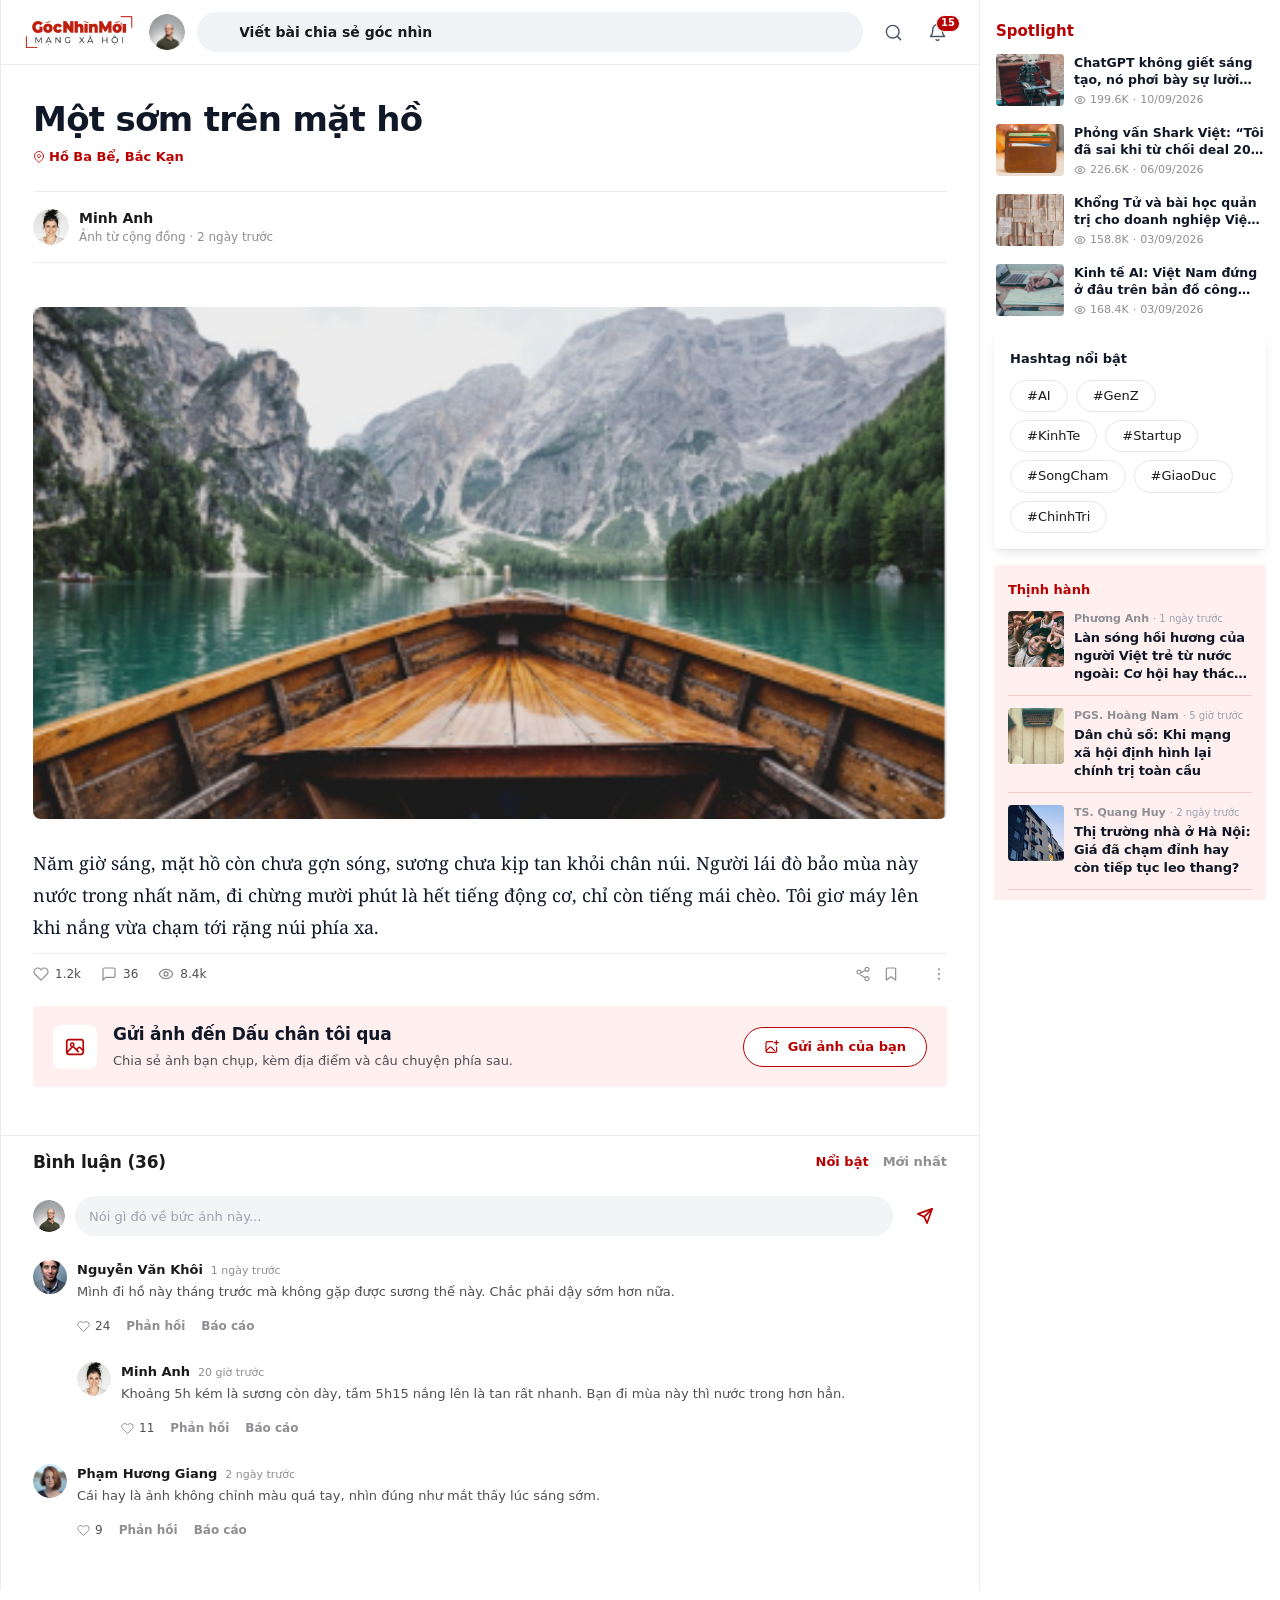
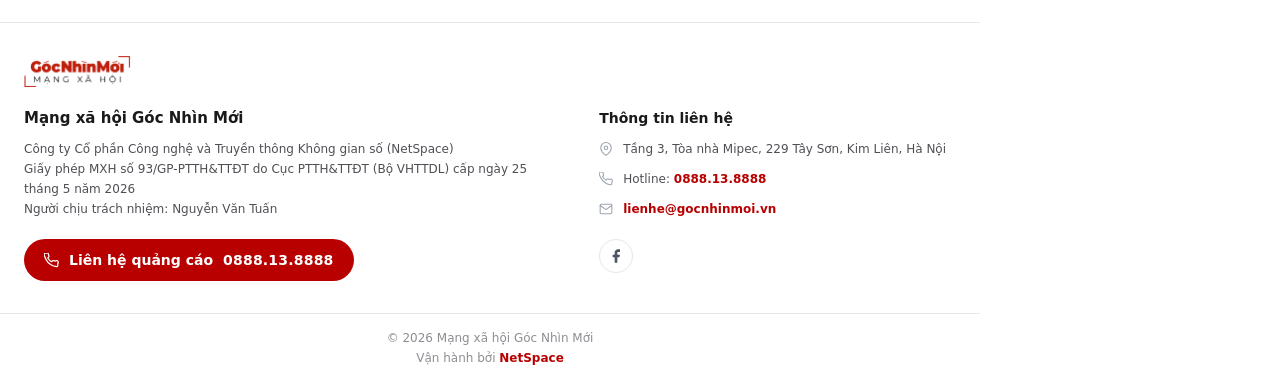
<file: dau-chan-toi-qua.html>
<!DOCTYPE html>
<html lang="vi">
<head>
<meta charset="utf-8">
<meta name="viewport" content="width=device-width, initial-scale=1, viewport-fit=cover">
<meta name="theme-color" content="#ffffff">
<meta name="description" content="Dấu chân tôi qua — ảnh bạn đọc gửi về Góc Nhìn Mới.">
<title>Dấu chân tôi qua — Góc Nhìn Mới</title>

<link rel="preconnect" href="https://fonts.googleapis.com">
<link rel="preconnect" href="https://fonts.gstatic.com" crossorigin>
<link href="https://fonts.googleapis.com/css2?family=Be+Vietnam+Pro:wght@400;500;600;700;800&display=swap" rel="stylesheet">
<link href="https://fonts.googleapis.com/css2?family=Noto+Serif:ital,wght@0,400;0,700;1,400&display=swap" rel="stylesheet">
<link rel="stylesheet" href="assets/css/tailwind.css">
</head>
<body class="v-web art-desk">

<!-- ============ Bộ icon (vector xuất trực tiếp từ Figma) ============ -->
<svg width="0" height="0" style="position:absolute" aria-hidden="true" focusable="false">
  <symbol id="i-menu" viewBox="0 0 15.5 13.5">
    <path d="M0.75 0.75H14.75" stroke="currentColor" stroke-width="1.5" stroke-linecap="round"/>
    <path d="M0.75 6.75H14.75" stroke="currentColor" stroke-width="1.5" stroke-linecap="round"/>
    <path d="M0.75 12.75H14.75" stroke="currentColor" stroke-width="1.5" stroke-linecap="round"/>
  </symbol>
  <symbol id="i-logout" viewBox="0 0 24 24">
    <path d="M9.5 20.5H5.5a2 2 0 01-2-2v-13a2 2 0 012-2h4" fill="none" stroke="currentColor" stroke-width="1.8" stroke-linecap="round" stroke-linejoin="round"/>
    <path d="M16 16.5l4.5-4.5L16 7.5" fill="none" stroke="currentColor" stroke-width="1.8" stroke-linecap="round" stroke-linejoin="round"/>
    <path d="M20.5 12h-11" fill="none" stroke="currentColor" stroke-width="1.8" stroke-linecap="round"/>
  </symbol>
  <symbol id="i-bell" viewBox="0 0 18.986 18.986">
    <path d="M10.8616 16.6128C10.7225 16.8525 10.5229 17.0515 10.2827 17.1899C10.0425 17.3282 9.77018 17.401 9.493 17.401C9.21582 17.401 8.94351 17.3282 8.70332 17.1899C8.46313 17.0515 8.26351 16.8525 8.12443 16.6128M14.2395 6.32867C14.2395 5.06982 13.7394 3.86253 12.8493 2.97238C11.9591 2.08224 10.7519 1.58217 9.493 1.58217C8.23415 1.58217 7.02686 2.08224 6.13672 2.97238C5.24658 3.86253 4.7465 5.06982 4.7465 6.32867C4.7465 11.8663 2.37325 13.4484 2.37325 13.4484H16.6128C16.6128 13.4484 14.2395 11.8663 14.2395 6.32867Z" stroke="currentColor" stroke-width="1.42395" stroke-linecap="round" stroke-linejoin="round"/>
  </symbol>
  <symbol id="i-search" viewBox="0 0 19.9842 19.9842">
    <path d="M9.15943 15.8208C12.8384 15.8208 15.8208 12.8384 15.8208 9.15943C15.8208 5.48044 12.8384 2.49803 9.15943 2.49803C5.48044 2.49803 2.49803 5.48044 2.49803 9.15943C2.49803 12.8384 5.48044 15.8208 9.15943 15.8208Z" stroke="currentColor" stroke-width="1.5" stroke-linecap="round" stroke-linejoin="round"/>
    <path d="M17.4862 17.4862L13.9057 13.9057" stroke="currentColor" stroke-width="1.5" stroke-linecap="round" stroke-linejoin="round"/>
  </symbol>
  <symbol id="i-chevron" viewBox="0 0 12.9904 12.9904">
    <path d="M4.8714 9.7428L8.119 6.4952L4.8714 3.2476" stroke="currentColor" stroke-width="1.3" stroke-linecap="round" stroke-linejoin="round"/>
  </symbol>
  <symbol id="i-heart" viewBox="0 0 15.9882 15.9882">
    <path d="M13.8831 3.07107C13.5428 2.73065 13.1388 2.46061 12.6942 2.27638C12.2496 2.09214 11.773 1.99731 11.2917 1.99731C10.8104 1.99731 10.3338 2.09214 9.88913 2.27638C9.44449 2.46061 9.0405 2.73065 8.70025 3.07107L7.9941 3.77721L7.28795 3.07107C6.60067 2.38378 5.66851 1.99766 4.69653 1.99766C3.72456 1.99766 2.7924 2.38378 2.10511 3.07107C1.41783 3.75835 1.03171 4.69052 1.03171 5.66249C1.03171 6.63446 1.41783 7.56662 2.10511 8.25391L2.81126 8.96005L7.9941 14.1429L13.1769 8.96005L13.8831 8.25391C14.2235 7.91366 14.4935 7.50967 14.6778 7.06502C14.862 6.62038 14.9568 6.14379 14.9568 5.66249C14.9568 5.18118 14.862 4.7046 14.6778 4.25995C14.4935 3.81531 14.2235 3.41132 13.8831 3.07107Z" stroke="currentColor" stroke-width="1.19912" stroke-linecap="round" stroke-linejoin="round"/>
  </symbol>
  <symbol id="i-comment" viewBox="0 0 15.9882 15.9882">
    <path d="M13.9897 9.99262C13.9897 10.346 13.8493 10.6849 13.5994 10.9347C13.3496 11.1846 13.0107 11.325 12.6573 11.325H4.66322L1.99852 13.9897V3.33087C1.99852 2.97751 2.1389 2.63863 2.38876 2.38876C2.63863 2.1389 2.97751 1.99852 3.33087 1.99852H12.6573C13.0107 1.99852 13.3496 2.1389 13.5994 2.38876C13.8493 2.63863 13.9897 2.97751 13.9897 3.33087V9.99262Z" stroke="currentColor" stroke-width="1.19912" stroke-linecap="round" stroke-linejoin="round"/>
  </symbol>
  <symbol id="i-x" viewBox="0 0 16 16">
    <path d="M12.2 1.5h2.3L9.5 7.2l5.9 7.3h-4.6L7.2 9.9l-4.1 4.6H.8l5.3-6.1L.4 1.5h4.7l3.3 4.2zm-.8 11.7h1.3L4.4 2.7H3z" fill="currentColor"/>
  </symbol>
  <symbol id="i-share" viewBox="0 0 15.9882 15.9882">
    <path d="M5.72244 9.00002L10.2724 11.6514M10.2658 4.3368L5.72244 6.98818M11.9912 5.3294C12.5212 5.3294 13.0295 5.11884 13.4043 4.74405C13.7791 4.36925 13.9897 3.86092 13.9897 3.33087C13.9897 2.80083 13.7791 2.2925 13.4043 1.9177C13.0295 1.54291 12.5212 1.33235 11.9912 1.33235C11.4611 1.33235 10.9528 1.54291 10.578 1.9177C10.2032 2.2925 9.99262 2.80083 9.99262 3.33087C9.99262 3.86092 10.2032 4.36925 10.578 4.74405C10.9528 5.11884 11.4611 5.3294 11.9912 5.3294ZM3.99705 7.9941C4.52709 7.9941 5.03542 7.78354 5.41022 7.40875C5.78502 7.03395 5.99557 6.52562 5.99557 5.99557C5.99557 5.46553 5.78502 4.9572 5.41022 4.5824C5.03542 4.20761 4.52709 3.99705 3.99705 3.99705C3.46701 3.99705 2.95868 4.20761 2.58388 4.5824C2.20908 4.9572 1.99852 5.46553 1.99852 5.99557C1.99852 6.52562 2.20908 7.03395 2.58388 7.40875C2.95868 7.78354 3.46701 7.9941 3.99705 7.9941ZM11.9912 10.6588C11.4611 10.6588 10.9528 10.8694 10.578 11.2442C10.2032 11.619 9.99262 12.1273 9.99262 12.6573C9.99262 13.1874 10.2032 13.6957 10.578 14.0705C10.9528 14.4453 11.4611 14.6559 11.9912 14.6559C12.5212 14.6559 13.0295 14.4453 13.4043 14.0705C13.7791 13.6957 13.9897 13.1874 13.9897 12.6573C13.9897 12.1273 13.7791 11.619 13.4043 11.2442C13.0295 10.8694 12.5212 10.6588 11.9912 10.6588Z" stroke="currentColor" stroke-width="1.19912" stroke-linecap="round" stroke-linejoin="round"/>
  </symbol>
  <symbol id="i-bookmark" viewBox="0 0 15.9882 15.9882">
    <path d="M12.6573 13.9897L7.9941 10.6588L3.33087 13.9897V3.33087C3.33087 2.97751 3.47125 2.63863 3.72111 2.38876C3.97098 2.1389 4.30986 1.99852 4.66322 1.99852H11.325C11.6783 1.99852 12.0172 2.1389 12.2671 2.38876C12.517 2.63863 12.6573 2.97751 12.6573 3.33087V13.9897Z" stroke="currentColor" stroke-width="1.19912" stroke-linecap="round" stroke-linejoin="round"/>
  </symbol>
  <symbol id="i-more" viewBox="0 0 15.9882 15.9882">
    <path d="M7.9941 4.33014C8.54598 4.33014 8.99336 3.88275 8.99336 3.33087C8.99336 2.779 8.54598 2.33161 7.9941 2.33161C7.44222 2.33161 6.99484 2.779 6.99484 3.33087C6.99484 3.88275 7.44222 4.33014 7.9941 4.33014Z" fill="currentColor"/>
    <path d="M7.9941 8.99336C8.54598 8.99336 8.99336 8.54598 8.99336 7.9941C8.99336 7.44222 8.54598 6.99484 7.9941 6.99484C7.44222 6.99484 6.99484 7.44222 6.99484 7.9941C6.99484 8.54598 7.44222 8.99336 7.9941 8.99336Z" fill="currentColor"/>
    <path d="M7.9941 13.6566C8.54598 13.6566 8.99336 13.2092 8.99336 12.6573C8.99336 12.1054 8.54598 11.6581 7.9941 11.6581C7.44222 11.6581 6.99484 12.1054 6.99484 12.6573C6.99484 13.2092 7.44222 13.6566 7.9941 13.6566Z" fill="currentColor"/>
  </symbol>
  <symbol id="i-play" viewBox="0 0 17.9867 17.9867">
    <path d="M3.74723 2.24834L14.2395 8.99335L3.74723 15.7384V2.24834Z" fill="currentColor"/>
  </symbol>
  <symbol id="i-play-sm" viewBox="0 0 10.9919 10.9919">
    <path d="M2.28998 1.37399L8.70192 5.49595L2.28998 9.61791V1.37399Z" fill="currentColor"/>
  </symbol>
  <symbol id="i-pause" viewBox="0 0 16 16">
    <rect x="3.5" y="2.5" width="3.4" height="11" rx="1.2" fill="currentColor"/>
    <rect x="9.1" y="2.5" width="3.4" height="11" rx="1.2" fill="currentColor"/>
  </symbol>
  <symbol id="i-pin" viewBox="0 0 10.9919 10.9919">
    <path d="M9.61791 4.57996C9.61791 7.78593 5.49595 10.5339 5.49595 10.5339C5.49595 10.5339 1.37399 7.78593 1.37399 4.57996C1.37399 3.48675 1.80826 2.43831 2.58128 1.66529C3.3543 0.892273 4.40274 0.457996 5.49595 0.457996C6.58916 0.457996 7.6376 0.892273 8.41062 1.66529C9.18364 2.43831 9.61791 3.48675 9.61791 4.57996ZM5.49595 4.57996C5.67638 4.57996 5.85505 4.54442 6.02175 4.47537C6.18845 4.40632 6.33992 4.30511 6.46751 4.17753C6.59509 4.04994 6.6963 3.89847 6.76535 3.73177C6.8344 3.56507 6.86994 3.38641 6.86994 3.20597C6.86994 3.02554 6.8344 2.84687 6.76535 2.68017C6.6963 2.51347 6.59509 2.362 6.46751 2.23442C6.33992 2.10683 6.18845 2.00562 6.02175 1.93657C5.85505 1.86752 5.67638 1.83198 5.49595 1.83198C5.13155 1.83198 4.78207 1.97674 4.52439 2.23442C4.26672 2.49209 4.12196 2.84157 4.12196 3.20597C4.12196 3.57038 4.26672 3.91985 4.52439 4.17753C4.78207 4.4352 5.13155 4.57996 5.49595 4.57996Z" stroke="currentColor" stroke-width="0.915992" stroke-linecap="round" stroke-linejoin="round"/>
  </symbol>
  <symbol id="i-star" viewBox="0 0 10.9919 10.9919">
    <path d="M5.49595 0.915992L6.91116 3.78305L10.0759 4.24562L7.78593 6.47606L8.32636 9.62707L5.49595 8.13859L2.66554 9.62707L3.20597 6.47606L0.915992 4.24562L4.08074 3.78305L5.49595 0.915992Z" fill="currentColor"/>
  </symbol>
  <symbol id="i-bookmark-lg" viewBox="0 0 14.9889 14.9889">
    <path d="M11.8662 13.1153L7.49445 9.9926L3.12269 13.1153V3.12269C3.12269 2.79141 3.25429 2.4737 3.48853 2.23946C3.72278 2.00521 4.04049 1.87361 4.37176 1.87361H10.6171C10.9484 1.87361 11.2661 2.00521 11.5004 2.23946C11.7346 2.4737 11.8662 2.79141 11.8662 3.12269V13.1153Z" stroke="currentColor" stroke-width="1.24908" stroke-linecap="round" stroke-linejoin="round"/>
  </symbol>
  <symbol id="i-map-pin" viewBox="0 0 13.9897 13.9897">
    <path d="M12.241 5.82904C12.241 9.90937 6.99485 13.4068 6.99485 13.4068C6.99485 13.4068 1.74871 9.90937 1.74871 5.82904C1.74871 4.43768 2.30143 3.1033 3.28527 2.11946C4.26911 1.13562 5.60349 0.582904 6.99485 0.582904C8.38621 0.582904 9.72059 1.13562 10.7044 2.11946C11.6883 3.1033 12.241 4.43768 12.241 5.82904Z" stroke="currentColor" stroke-width="1.04923" stroke-linecap="round" stroke-linejoin="round"/>
    <path d="M6.99485 7.57775C7.96064 7.57775 8.74356 6.79483 8.74356 5.82904C8.74356 4.86325 7.96064 4.08033 6.99485 4.08033C6.02906 4.08033 5.24614 4.86325 5.24614 5.82904C5.24614 6.79483 6.02906 7.57775 6.99485 7.57775Z" stroke="currentColor" stroke-width="1.04923" stroke-linecap="round" stroke-linejoin="round"/>
  </symbol>
  <symbol id="i-phone" viewBox="0 0 13.9897 13.9897">
    <path d="M12.8239 9.86274V11.6115C12.8246 11.7738 12.7913 11.9345 12.7263 12.0832C12.6612 12.232 12.5658 12.3655 12.4462 12.4752C12.3266 12.585 12.1854 12.6685 12.0316 12.7205C11.8778 12.7726 11.7148 12.7919 11.5532 12.7773C9.75947 12.5824 8.0365 11.9694 6.5227 10.9877C4.424 9.78022 2.76573 7.93407 1.78952 5.71829C0.832491 4.19822 0.243667 2.47566 0.0699486 0.687827C0.168197 0.467119 0.332587 0.282385 0.540389 0.159166C0.748192 0.0359462 0.989142 -0.0196722 1.22993 0C1.22993 0 2.97864 0 2.97864 0C3.26153 -0.00278413 3.53578 0.0973909 3.75027 0.281853C3.96476 0.466316 4.10486 0.722479 4.14445 1.0026C4.21848 1.56218 4.35488 2.11186 4.55248 2.64056C4.63091 2.84919 4.64788 3.07594 4.60139 3.29392C4.5549 3.51191 4.4469 3.712 4.29017 3.87048L3.54989 4.61077C4.37968 6.0701 5.58798 7.2784 7.04731 8.1082L7.7876 7.36791C7.94608 7.21119 8.14618 7.10318 8.36416 7.05669C8.58215 7.0102 8.80889 7.02718 9.01753 7.1056C9.54622 7.30321 10.0959 7.43961 10.6555 7.51363C10.967 7.22609 11.38 7.07406 11.8036 7.09101C12.2272 7.10795 12.6267 7.29247 12.9142 7.60398C13.2018 7.9155 13.3538 8.32848 13.3369 8.75207C13.3199 9.17567 13.1354 9.57519 12.8239 9.86274Z" stroke="currentColor" stroke-width="1.04923" stroke-linecap="round" stroke-linejoin="round"/>
  </symbol>
  <symbol id="i-mail" viewBox="0 0 13.9897 13.9897">
    <path d="M2.33162 2.33162H11.6581C12.2993 2.33162 12.8239 2.85623 12.8239 3.49742V10.4923C12.8239 11.1335 12.2993 11.6581 11.6581 11.6581H2.33162C1.69042 11.6581 1.16581 11.1335 1.16581 10.4923V3.49742C1.16581 2.85623 1.69042 2.33162 2.33162 2.33162Z" stroke="currentColor" stroke-width="1.04923" stroke-linecap="round" stroke-linejoin="round"/>
    <path d="M12.8239 3.49743L6.99485 7.57775L1.16581 3.49743" stroke="currentColor" stroke-width="1.04923" stroke-linecap="round" stroke-linejoin="round"/>
  </symbol>
  <symbol id="i-phone-btn" viewBox="0 0 14.9889 14.9889">
    <path d="M13.7398 10.5672V12.4408C13.7405 12.6147 13.7049 12.7869 13.6352 12.9463C13.5655 13.1056 13.4633 13.2487 13.3352 13.3663C13.207 13.4839 13.0557 13.5734 12.8909 13.6291C12.7262 13.6848 12.5516 13.7055 12.3783 13.6899C10.4565 13.481 8.6105 12.8243 6.98857 11.7725C4.73998 10.4788 2.96327 8.50075 1.91733 6.12671C0.89195 4.49807 0.26107 2.65248 0.0749442 0.736954C0.18021 0.500482 0.356341 0.302554 0.578986 0.170533C0.80163 0.0385132 1.05979 -0.0210777 1.31777 0C1.31777 0 3.19139 0 3.19139 0C3.49448 -0.0029834 3.78831 0.104347 4.01813 0.301984C4.24794 0.499621 4.39804 0.774081 4.44046 1.0742C4.51978 1.67376 4.66592 2.2627 4.87764 2.82915C4.96167 3.05269 4.97985 3.29563 4.93004 3.52919C4.88023 3.76274 4.76451 3.97712 4.5966 4.14693L3.80343 4.94009C4.6925 6.50365 5.9871 7.79825 7.55066 8.68732L8.34382 7.89415C8.51363 7.72624 8.72801 7.61052 8.96156 7.56071C9.19512 7.5109 9.43806 7.52908 9.6616 7.61311C10.2281 7.82483 10.817 7.97097 11.4165 8.05029C11.7503 7.7422 12.1928 7.57932 12.6466 7.59747C13.1005 7.61563 13.5285 7.81333 13.8366 8.14709C14.1447 8.48085 14.3076 8.92333 14.2894 9.37718C14.2713 9.83104 14.0736 10.2591 13.7398 10.5672Z" stroke="currentColor" stroke-width="1.24908" stroke-linecap="round" stroke-linejoin="round"/>
  </symbol>
  <symbol id="i-close" viewBox="0 0 16 16">
    <path d="M3.5 3.5L12.5 12.5M12.5 3.5L3.5 12.5" stroke="currentColor" stroke-width="1.5" stroke-linecap="round"/>
  </symbol>
  <symbol id="i-eye" viewBox="0 0 13.9982 13.9982">
    <path d="M1.20268 6.79613C1.15407 6.92708 1.15407 7.07112 1.20268 7.20207C1.67611 8.35001 2.47973 9.33153 3.51166 10.0222C4.5436 10.7128 5.75737 11.0815 6.9991 11.0815C8.24083 11.0815 9.4546 10.7128 10.4865 10.0222C11.5185 9.33153 12.3221 8.35001 12.7955 7.20207C12.8441 7.07112 12.8441 6.92708 12.7955 6.79613C12.3221 5.64819 11.5185 4.66667 10.4865 3.97603C9.4546 3.28539 8.24083 2.9167 6.9991 2.9167C5.75737 2.9167 4.5436 3.28539 3.51166 3.97603C2.47973 4.66667 1.67611 5.64819 1.20268 6.79613Z" stroke="currentColor" stroke-width="1.16652" stroke-linecap="round" stroke-linejoin="round"/>
    <path d="M6.9991 8.74888C7.96549 8.74888 8.74902 7.96535 8.74902 6.99896C8.74902 6.03257 7.96549 5.24904 6.9991 5.24904C6.03271 5.24904 5.24918 6.03257 5.24918 6.99896C5.24918 7.96535 6.03271 8.74888 6.9991 8.74888Z" stroke="currentColor" stroke-width="1.16652" stroke-linecap="round" stroke-linejoin="round"/>
  </symbol>
  <symbol id="i-nav-home" viewBox="0 0 19.9674 19.9674">
    <path d="M12.4796 17.4715V10.8157C12.4796 10.595 12.392 10.3834 12.2359 10.2274C12.0799 10.0713 11.8683 9.9837 11.6476 9.9837H8.31975C8.0991 9.9837 7.88748 10.0713 7.73145 10.2274C7.57543 10.3834 7.48777 10.595 7.48777 10.8157V17.4715" stroke="currentColor" stroke-width="1.7" stroke-linecap="round" stroke-linejoin="round"/>
    <path d="M2.49593 8.31975C2.49587 8.0777 2.54862 7.83855 2.6505 7.61899C2.75237 7.39942 2.90093 7.20474 3.08579 7.04849L8.90962 2.05748C9.20995 1.80364 9.59047 1.66438 9.9837 1.66438C10.377 1.66438 10.7574 1.80364 11.0578 2.05748L16.8816 7.04849C17.0664 7.20474 17.215 7.39942 17.3169 7.61899C17.4187 7.83855 17.4715 8.0777 17.4715 8.31975V15.8075C17.4715 16.2488 17.2961 16.6721 16.9841 16.9841C16.6721 17.2961 16.2488 17.4715 15.8075 17.4715H4.15988C3.71857 17.4715 3.29534 17.2961 2.98328 16.9841C2.67123 16.6721 2.49593 16.2488 2.49593 15.8075V8.31975Z" stroke="currentColor" stroke-width="1.7" stroke-linecap="round" stroke-linejoin="round"/>
  </symbol>
  <symbol id="i-nav-media" viewBox="0 0 19.9674 19.9674">
    <path d="M14.9755 4.1632H4.99185C3.61339 4.1632 2.49592 5.28067 2.49592 6.65913V13.3183C2.49592 14.6967 3.61339 15.8142 4.99185 15.8142H14.9755C16.354 15.8142 17.4715 14.6967 17.4715 13.3183V6.65913C17.4715 5.28067 16.354 4.1632 14.9755 4.1632Z" stroke="currentColor" stroke-width="1.66728" stroke-linecap="round" stroke-linejoin="round"/>
    <path d="M8.73574 7.48777L12.8989 9.9837L8.73574 12.4796V7.48777Z" stroke="currentColor" stroke-width="1.66728" stroke-linecap="round" stroke-linejoin="round"/>
  </symbol>
  <symbol id="i-nav-explore" viewBox="0 0 18.3034 18.3034">
    <path d="M12.6793 5.62415L11.1784 10.126C11.0967 10.3711 10.9591 10.5937 10.7765 10.7765C10.5937 10.9591 10.3711 11.0967 10.126 11.1784L5.62415 12.6793L7.12503 8.17748C7.20672 7.9324 7.34435 7.7097 7.52702 7.52702C7.7097 7.34435 7.9324 7.20672 8.17748 7.12503L12.6793 5.62415Z" stroke="currentColor" stroke-width="1.66395" stroke-linecap="round" stroke-linejoin="round"/>
    <path d="M9.15172 17.4714C13.7466 17.4714 17.4714 13.7466 17.4714 9.15172C17.4714 4.55685 13.7466 0.831975 9.15172 0.831975C4.55685 0.831975 0.831975 4.55685 0.831975 9.15172C0.831975 13.7466 4.55685 17.4714 9.15172 17.4714Z" stroke="currentColor" stroke-width="1.66395" stroke-linecap="round" stroke-linejoin="round"/>
  </symbol>
  <symbol id="i-cong" viewBox="0 0 16 16">
    <path d="M8 2.5v11M2.5 8h11" stroke="currentColor" stroke-width="1.8" stroke-linecap="round" fill="none"/>
  </symbol>
  <symbol id="i-nav-write" viewBox="0 0 17.8844 17.8844">
    <path d="M8.52774 1.86889H2.70392C2.26261 1.86889 1.83938 2.0442 1.52732 2.35624C1.21527 2.6683 1.03997 3.09153 1.03997 3.53284V15.1805C1.03997 15.6218 1.21527 16.045 1.52732 16.3571C1.83938 16.6691 2.26261 16.8445 2.70392 16.8445H14.3515C14.7929 16.8445 15.2161 16.6691 15.5282 16.3571C15.8402 16.045 16.0155 15.6218 16.0155 15.1805V9.35666" stroke="currentColor" stroke-width="2.07994" stroke-linecap="round" stroke-linejoin="round"/>
    <path d="M13.8316 1.5569C14.1626 1.22591 14.6114 1.03997 15.0795 1.03997C15.5476 1.03997 15.9966 1.22591 16.3275 1.5569C16.6585 1.88788 16.8444 2.33678 16.8444 2.80486C16.8444 3.27294 16.6585 3.72184 16.3275 4.05283L8.82889 11.5522C8.63135 11.7496 8.38731 11.8941 8.11924 11.9724L5.72898 12.6713C5.65739 12.6922 5.5815 12.6934 5.50926 12.6749C5.43702 12.6564 5.37109 12.6188 5.31835 12.5661C5.26563 12.5133 5.22804 12.4474 5.20952 12.3751C5.19102 12.3029 5.19227 12.227 5.21315 12.1554L5.91201 9.76512C5.99065 9.49734 6.13542 9.25355 6.33299 9.05631L13.8316 1.5569Z" stroke="currentColor" stroke-width="2.07994" stroke-linecap="round" stroke-linejoin="round"/>
  </symbol>
  <symbol id="i-verified" viewBox="0 0 16 16">
    <circle cx="8" cy="8" r="7" fill="currentColor"/>
    <path d="M4.9 8.2L7 10.3L11.1 6.2" stroke="#fff" stroke-width="1.6" stroke-linecap="round" stroke-linejoin="round" fill="none"/>
  </symbol>
  <symbol id="i-nav-user" viewBox="0 0 19.9674 19.9674">
    <path d="M16.6395 17.4715V15.8075C16.6395 14.9249 16.2889 14.0784 15.6648 13.4543C15.0407 12.8302 14.1943 12.4796 13.3116 12.4796H6.6558C5.77316 12.4796 4.9267 12.8302 4.3026 13.4543C3.6785 14.0784 3.3279 14.9249 3.3279 15.8075V17.4715" stroke="currentColor" stroke-width="1.7" stroke-linecap="round" stroke-linejoin="round"/>
    <path d="M9.9837 9.1517C11.8217 9.1517 13.3116 7.6618 13.3116 5.8237C13.3116 3.9857 11.8217 2.4958 9.9837 2.4958C8.1457 2.4958 6.6558 3.9857 6.6558 5.8237C6.6558 7.6618 8.1457 9.1517 9.9837 9.1517Z" stroke="currentColor" stroke-width="1.7" stroke-linecap="round" stroke-linejoin="round"/>
  </symbol>
  <symbol id="i-clock" viewBox="0 0 16 16">
    <circle cx="8" cy="8" r="6.4" stroke="currentColor" stroke-width="1.5" fill="none"/>
    <path d="M8 4.6V8.2L10.3 9.6" stroke="currentColor" stroke-width="1.5" stroke-linecap="round" stroke-linejoin="round" fill="none"/>
  </symbol>
  <symbol id="i-alert" viewBox="0 0 16 16">
    <circle cx="8" cy="8" r="6.4" stroke="currentColor" stroke-width="1.5" fill="none"/>
    <path d="M8 4.9V8.6" stroke="currentColor" stroke-width="1.5" stroke-linecap="round"/>
    <circle cx="8" cy="11.1" r=".95" fill="currentColor"/>
  </symbol>
  <symbol id="i-draft" viewBox="0 0 16 16">
    <path d="M9.1 1.9H4.4C3.85 1.9 3.4 2.35 3.4 2.9V13.1C3.4 13.65 3.85 14.1 4.4 14.1H11.6C12.15 14.1 12.6 13.65 12.6 13.1V5.4L9.1 1.9Z" stroke="currentColor" stroke-width="1.5" stroke-linejoin="round" fill="none"/>
    <path d="M9.1 1.9V5.4H12.6" stroke="currentColor" stroke-width="1.5" stroke-linejoin="round" fill="none"/>
  </symbol>
  <symbol id="i-flag" viewBox="0 0 16 16">
    <path d="M3 14.5V2.5M3 2.5C3 2.5 4 1.75 6 1.75C8 1.75 9 3.25 11 3.25C13 3.25 13.5 2.5 13.5 2.5V9C13.5 9 13 9.75 11 9.75C9 9.75 8 8.25 6 8.25C4 8.25 3 9 3 9" stroke="currentColor" stroke-width="1.5" stroke-linecap="round" stroke-linejoin="round" fill="none"/>
  </symbol>
  <symbol id="i-link" viewBox="0 0 16 16">
    <path d="M6.7 8.65C6.98 9.02 7.34 9.33 7.75 9.55C8.16 9.77 8.62 9.9 9.08 9.93C9.55 9.96 10.01 9.89 10.45 9.73C10.88 9.56 11.28 9.31 11.6 8.98L13.6 6.98C14.18 6.38 14.5 5.58 14.49 4.75C14.48 3.92 14.15 3.13 13.56 2.54C12.97 1.95 12.18 1.62 11.35 1.61C10.52 1.6 9.72 1.92 9.13 2.5L7.98 3.64" stroke="currentColor" stroke-width="1.5" stroke-linecap="round" stroke-linejoin="round" fill="none"/>
    <path d="M9.3 7.35C9.02 6.98 8.66 6.67 8.25 6.45C7.84 6.23 7.38 6.1 6.92 6.07C6.45 6.04 5.99 6.11 5.55 6.27C5.12 6.44 4.72 6.69 4.4 7.02L2.4 9.02C1.82 9.62 1.5 10.42 1.51 11.25C1.52 12.08 1.85 12.87 2.44 13.46C3.03 14.05 3.82 14.38 4.65 14.39C5.48 14.4 6.28 14.08 6.87 13.5L8.02 12.36" stroke="currentColor" stroke-width="1.5" stroke-linecap="round" stroke-linejoin="round" fill="none"/>
  </symbol>
  <symbol id="i-send" viewBox="0 0 16 16">
    <path d="M14.3 1.7L7.3 8.7" stroke="currentColor" stroke-width="1.5" stroke-linecap="round" stroke-linejoin="round" fill="none"/>
    <path d="M14.3 1.7L9.85 14.3L7.3 8.7L1.7 6.15L14.3 1.7Z" stroke="currentColor" stroke-width="1.5" stroke-linecap="round" stroke-linejoin="round" fill="none"/>
  </symbol>
  <symbol id="i-trash" viewBox="0 0 16 16">
    <path d="M2.4 4.2H13.6" stroke="currentColor" stroke-width="1.5" stroke-linecap="round"/>
    <path d="M5.6 4.2V2.9C5.6 2.35 6.05 1.9 6.6 1.9H9.4C9.95 1.9 10.4 2.35 10.4 2.9V4.2" stroke="currentColor" stroke-width="1.5" stroke-linecap="round" stroke-linejoin="round" fill="none"/>
    <path d="M12.3 4.2V13.1C12.3 13.65 11.85 14.1 11.3 14.1H4.7C4.15 14.1 3.7 13.65 3.7 13.1V4.2" stroke="currentColor" stroke-width="1.5" stroke-linecap="round" stroke-linejoin="round" fill="none"/>
  </symbol>
  <symbol id="i-anh" viewBox="0 0 24 24">
    <rect x="3" y="4" width="18" height="16" rx="2.5" stroke="currentColor" stroke-width="1.8" fill="none"/>
    <circle cx="9" cy="9.5" r="1.8" stroke="currentColor" stroke-width="1.6" fill="none"/>
    <path d="M3.5 17.5l5.2-5.2a1.5 1.5 0 0 1 2.1 0l4.7 4.7M13.5 15l2.2-2.2a1.5 1.5 0 0 1 2.1 0l2.7 2.7" stroke="currentColor" stroke-width="1.8" stroke-linecap="round" stroke-linejoin="round" fill="none"/>
  </symbol>
  <symbol id="i-anh-them" viewBox="0 0 24 24">
    <path d="M13 4H5.5A2.5 2.5 0 0 0 3 6.5v11A2.5 2.5 0 0 0 5.5 20h11a2.5 2.5 0 0 0 2.5-2.5V12" stroke="currentColor" stroke-width="1.8" stroke-linecap="round" fill="none"/>
    <path d="M3.5 17.5l5.2-5.2a1.5 1.5 0 0 1 2.1 0l5.2 5.2" stroke="currentColor" stroke-width="1.8" stroke-linecap="round" stroke-linejoin="round" fill="none"/>
    <path d="M18.5 2.5v6M15.5 5.5h6" stroke="currentColor" stroke-width="1.8" stroke-linecap="round"/>
  </symbol>
  <symbol id="i-camera" viewBox="0 0 20 20">
    <path d="M17.5 15.4C17.5 16.2 16.8 16.9 16 16.9H4C3.2 16.9 2.5 16.2 2.5 15.4V7.1C2.5 6.3 3.2 5.6 4 5.6H6.6L7.9 3.1H12.1L13.4 5.6H16C16.8 5.6 17.5 6.3 17.5 7.1V15.4Z" stroke="currentColor" stroke-width="1.5" stroke-linejoin="round" fill="none"/>
    <circle cx="10" cy="11" r="2.9" stroke="currentColor" stroke-width="1.5" fill="none"/>
  </symbol>
  <symbol id="i-facebook" viewBox="0 0 15.9882 15.9882">
    <path d="M11.9912 1.33235H9.99263C9.10922 1.33235 8.262 1.68328 7.63734 2.30794C7.01268 2.9326 6.66175 3.77982 6.66175 4.66322V6.66175H4.66323V9.32645H6.66175V14.6559H9.32645V9.32645H11.325L11.9912 6.66175H9.32645V4.66322C9.32645 4.48654 9.39664 4.3171 9.52157 4.19217C9.6465 4.06724 9.81594 3.99705 9.99263 3.99705H11.9912V1.33235Z" fill="currentColor"/>
  </symbol>
</svg>

<div class="page">

  <header class="article-topbar fixed inset-x-0 top-0 z-40 max-w-shell mx-auto flex items-center gap-1 h-[52px] pr-[var(--gutter)] bg-surface border-b border-line -translate-y-full transition duration-[180] motion-reduce:transition-none" id="artBar">
    <a class="article-topbar__back size-11 flex-none grid place-items-center text-ink" href="index.html" aria-label="Quay lại"><svg class="icon size-4 flex-none" aria-hidden="true"><use href="#i-chevron"></use></svg></a>
    <p class="min-w-0 text-[14px] font-bold leading-[20px] text-ink truncate">Dấu chân tôi qua</p>
  
      <button class="icon-btn relative size-9 grid place-items-center rounded-full text-icon-dark transition-colors active:bg-surface-fill" type="button" aria-label="Mở menu" aria-expanded="false" aria-controls="drawer" data-drawer-open><svg class="icon size-4 flex-none" aria-hidden="true"><use href="#i-menu"></use></svg></button>
    </header>

  <main id="main">

    <!-- ============ Thanh trên — chỉ hiện ở desktop ============ -->
    <div class="deskbar">
      <button class="deskbar__menu" type="button" aria-label="Mở menu chuyên mục" aria-expanded="false" aria-controls="drawer" data-drawer-open>
        <svg class="icon size-4 flex-none" aria-hidden="true"><use href="#i-menu"></use></svg>
      </button>
      <a class="art-bar__logo" href="index.html" aria-label="Góc Nhìn Mới — về trang chủ"><img src="assets/img/logo-gnm.png" alt="Góc Nhìn Mới" width="108" height="32"></a>
      <a class="deskbar__ava" href="ca-nhan.html" aria-label="Trang cá nhân của bạn"><img class="deskbar__compose-ava" src="assets/img/avatar-duc-anh.png" alt="" width="36" height="36"></a>
      <button class="deskbar__compose" type="button" data-them-nd aria-label="Viết bài chia sẻ góc nhìn">
        <svg class="icon size-4 flex-none deskbar__compose-but" aria-hidden="true"><use href="#i-pencil"></use></svg>
        <span class="deskbar__compose-txt">Viết bài chia sẻ góc nhìn</span>
      </button>
      <div class="deskbar__cuoi">
        <button class="icon-btn relative size-9 grid place-items-center rounded-full text-icon-dark transition-colors active:bg-surface-fill" type="button" aria-label="Tìm kiếm" aria-expanded="false" aria-controls="deskTim" data-desk-tim>
        <svg class="icon size-4 flex-none" aria-hidden="true"><use href="#i-search"></use></svg>
      </button>
      <a class="icon-btn relative size-9 grid place-items-center rounded-full text-icon-dark transition-colors active:bg-surface-fill" href="thong-bao.html" aria-label="Thông báo" data-chuong>
        <svg class="icon size-4 flex-none" aria-hidden="true"><use href="#i-bell"></use></svg>
        <span class="icon-btn__dot absolute top-[6px] left-[22px] size-2 rounded-full bg-primary-800" aria-hidden="true" hidden></span>
      </a>
      <a class="deskbar__toi" href="ca-nhan.html" aria-label="Trang cá nhân của bạn">
        <img src="assets/img/avatar-duc-anh.png" alt="" width="32" height="32">
      </a>
      </div>
      <div class="deskbar__tim" id="deskTim" hidden>
        <form class="deskbar__tim-form" role="search" onsubmit="return false">
          <svg class="icon size-4 flex-none" aria-hidden="true"><use href="#i-search"></use></svg>
          <input type="search" placeholder="Tìm bài viết, tác giả, chủ đề..." autocomplete="off" aria-label="Tìm kiếm" data-search>
          <button class="deskbar__tim-xoa" type="button" aria-label="Xoá từ khoá" data-desk-tim-xoa><svg class="icon size-4 flex-none" aria-hidden="true"><use href="#i-close"></use></svg></button>
          <button class="deskbar__tim-tim" type="submit">Tìm</button>
        </form>
        <p class="deskbar__tim-tieude">Tìm kiếm gần đây</p>
        <ul class="deskbar__tim-ds">
          <li><button type="button" data-tim-goiy="Hà Nội"><svg class="icon size-4 flex-none" aria-hidden="true"><use href="#i-clock"></use></svg>Hà Nội</button></li>
          <li><button type="button" data-tim-goiy="Du lịch Việt Nam"><svg class="icon size-4 flex-none" aria-hidden="true"><use href="#i-clock"></use></svg>Du lịch Việt Nam</button></li>
        </ul>
      </div>
    </div>

    <div class="relative z-[1] bg-surface">
    <!-- ============ Ảnh được chọn ============ -->
    <article class="shell w-full max-w-shell mx-auto px-4 dcq-bai">
      <header class="article-head pt-5">
        <h1 class="article__title pt-[10px] text-2xl font-extrabold leading-[33px] tracking-[-.015em] text-ink">Một sớm trên mặt hồ</h1>
        <p class="dcq-ct__noi"><svg class="icon size-4 flex-none" aria-hidden="true"><use href="#i-map-pin"></use></svg>Hồ Ba Bể, Bắc Kạn</p>

        <div class="article__meta flex items-center gap-[10px] pt-[18px]">
          <a class="byline__who flex-none block" href="ca-nhan.html?tac-gia=minh-anh" aria-label="Xem trang cá nhân của Minh Anh"><img src="assets/img/avatar-lan-anh.png" alt="" width="36" height="36"></a>
          <div>
            <p class="text-[14px] font-bold leading-5 text-ink"><a href="ca-nhan.html?tac-gia=minh-anh">Minh Anh</a></p>
            <p class="article__date text-[12px] leading-[18px] text-ink-muted">Ảnh từ cộng đồng · 2 ngày trước</p>
          </div>
        </div>
      </header>

      <div class="article__body pt-[22px]">
        <figure class="dcq-ct__anh">
          <img src="assets/img/cover-du-lich.png" alt="Thuyền gỗ trên mặt hồ lặng, phía sau là dãy núi mờ sương" width="720" height="405">
        </figure>
        <p>Năm giờ sáng, mặt hồ còn chưa gợn sóng, sương chưa kịp tan khỏi chân núi. Người lái đò bảo mùa này nước trong nhất năm, đi chừng mười phút là hết tiếng động cơ, chỉ còn tiếng mái chèo. Tôi giơ máy lên khi nắng vừa chạm tới rặng núi phía xa.</p>
      </div>

      <div class="actions flex items-center gap-5 mt-[10px] pt-2 border-t border-line dcq-ct__act">
        <button class="act inline-flex items-center gap-[6px] min-h-[24px] text-ink-muted transition-transform duration-[150] ease-out" type="button" data-like data-count="1240" aria-pressed="false" aria-label="Thích">
          <svg class="icon size-4 flex-none" aria-hidden="true"><use href="#i-heart"></use></svg><span class="act__n text-[12px] font-medium leading-[18px] text-ink-action tabular-nums">1.2k</span>
        </button>
        <a class="act inline-flex items-center gap-[6px] min-h-[24px] text-ink-muted transition-transform duration-[150] ease-out" href="#cmt-title" aria-label="Tới phần bình luận">
          <svg class="icon size-4 flex-none" aria-hidden="true"><use href="#i-comment"></use></svg><span class="act__n text-[12px] font-medium leading-[18px] text-ink-action tabular-nums">36</span>
        </a>
        <span class="act inline-flex items-center gap-[6px] min-h-[24px] text-ink-muted transition-transform duration-[150] ease-out act--xem" aria-label="Lượt xem"><svg class="icon size-4 flex-none" aria-hidden="true"><use href="#i-eye"></use></svg><span class="act__n text-[12px] font-medium leading-[18px] text-ink-action tabular-nums">8.4k</span></span>
        <span class="flex-1"></span>
        <button class="act inline-flex items-center gap-[6px] min-h-[24px] text-ink-muted transition-transform duration-[150] ease-out text-icon" type="button" data-chia-se="bai" aria-haspopup="menu" aria-label="Chia sẻ"><svg class="icon size-4 flex-none" aria-hidden="true"><use href="#i-share"></use></svg></button>
        <button class="act inline-flex items-center gap-[6px] min-h-[24px] text-ink-muted transition-transform duration-[150] ease-out text-icon" type="button" data-save aria-pressed="false" aria-label="Lưu ảnh"><svg class="icon size-4 flex-none" aria-hidden="true"><use href="#i-bookmark"></use></svg></button>
        <button class="act inline-flex items-center gap-[6px] min-h-[24px] text-ink-muted transition-transform duration-[150] ease-out text-icon ml-3" type="button" data-toast="Tuỳ chọn khác" aria-label="Tuỳ chọn khác"><svg class="icon size-4 flex-none" aria-hidden="true"><use href="#i-more"></use></svg></button>
      </div>
    </article>

    <!-- ============ Gửi ảnh về GNM ============ -->
    <!-- Bản mẫu: ảnh chọn xong chỉ xem trước tại chỗ, bấm gửi thì báo đã nhận. -->
    <section class="dcq-gui shell w-full max-w-shell mx-auto px-4" id="gui-anh" aria-labelledby="dcqGuiTen">
      <div class="dcq-gui__the">
        <span class="dcq-gui__bieu" aria-hidden="true"><svg class="icon size-4 flex-none" aria-hidden="true"><use href="#i-anh"></use></svg></span>
        <div class="dcq-gui__loi">
        <h2 class="dcq-gui__ten" id="dcqGuiTen">Gửi ảnh đến Dấu chân tôi qua</h2>
        <p class="dcq-gui__chu">Chia sẻ ảnh bạn chụp, kèm địa điểm và câu chuyện phía sau.</p>
        </div>
        <button class="dcq-gui__nut dcq-gui__nut--mo" type="button" data-dcq-mo-khung><svg class="icon size-4 flex-none" aria-hidden="true"><use href="#i-anh-them"></use></svg>Gửi ảnh của bạn</button>

        <form class="dcq-gui__form" data-dcq-form hidden>
          <label class="dcq-tai" data-dcq-tai>
            <input class="sr-only" type="file" accept="image/*" data-dcq-tep>
            <span class="dcq-tai__goi">
              <svg class="icon size-4 flex-none" aria-hidden="true"><use href="#i-camera"></use></svg>
              <span class="dcq-tai__chinh">Chọn ảnh từ máy</span>
              <span class="dcq-tai__phu">JPG hoặc PNG, tối đa 10MB</span>
            </span>
            <img class="dcq-tai__xem" alt="" data-dcq-xem hidden>
            <span class="dcq-tai__doi" data-dcq-doi hidden>Đổi ảnh khác</span>
          </label>

          <label class="dcq-o">
            <span class="dcq-o__nhan">Tiêu đề ảnh</span>
            <input type="text" maxlength="60" placeholder="Ví dụ: Một sớm trên mặt hồ" data-dcq-ten>
          </label>

          <label class="dcq-o">
            <span class="dcq-o__nhan">Nơi chụp</span>
            <input type="text" maxlength="60" placeholder="Ví dụ: Hồ Ba Bể, Bắc Kạn" data-dcq-noi>
          </label>

          <label class="dcq-o">
            <span class="dcq-o__nhan">Mô tả ngắn</span>
            <textarea rows="3" maxlength="200" placeholder="Vài câu về khoảnh khắc này" data-dcq-mo></textarea>
            <span class="dcq-o__dem" data-dcq-dem>0/200</span>
          </label>

          <p class="dcq-gui__ghi-chu">Góc Nhìn Mới trân trọng mọi hình ảnh độc giả gửi về. Để cùng xây dựng một không gian mạng xã hội đáng tin cậy, chúng tôi đề nghị tác giả đảm bảo thông tin kèm theo ảnh là chính xác, hình ảnh do chính mình chụp hoặc có quyền sử dụng, không xâm phạm quyền tác giả hay quyền lợi hợp pháp của bên thứ ba. Tác giả chịu hoàn toàn trách nhiệm trước pháp luật về nội dung và hình ảnh trong bài gửi. Góc Nhìn Mới có quyền biên tập hoặc từ chối đăng những ảnh không đáp ứng các yêu cầu trên.</p>

            <div class="dcq-gui__hang">
            <button class="dcq-gui__nut" type="submit">Gửi ảnh</button>
            <button class="dcq-gui__huy" type="button" data-dcq-huy>Huỷ</button>
          </div>
          <p class="dcq-gui__luu-y">Mỗi tuần một khoảnh khắc được chọn xuất hiện ở trang chủ.</p>
        </form>
      </div>
    </section>
    <!-- ============ Bình luận ============ -->
    <section class="shell w-full max-w-shell mx-auto px-4 profile-section mt-[30px]" aria-labelledby="cmt-title">
      <div class="flex items-center justify-between gap-3 pt-1">
        <h2 class="section-title text-[15px] font-extrabold leading-[22.5px] tracking-[-.011em] text-ink" id="cmt-title">Bình luận (36)</h2>
        <div class="cmt-sort flex gap-[14px]" role="tablist">
          <button type="button" role="tab" aria-selected="true">Nổi bật</button>
          <button type="button" role="tab" aria-selected="false">Mới nhất</button>
        </div>
      </div>

      <form class="cmt-form flex items-center gap-[10px] pt-[10px] pb-[6px]" onsubmit="return false">
        <img src="assets/img/avatar-duc-anh.png" alt="" width="32" height="32">
        <label class="sr-only" for="dcqCmtO">Nói gì đó về bức ảnh này</label>
        <input id="dcqCmtO" type="text" placeholder="Nói gì đó về bức ảnh này...">
        <button type="button" data-toast="Đã gửi bình luận" aria-label="Gửi bình luận"><svg class="icon size-4 flex-none" aria-hidden="true"><use href="#i-send"></use></svg></button>
      </form>

      <ul>
        <li class="cmt flex gap-[10px] pt-4">
          <img src="assets/img/avatar-minh-tuan.jpg" alt="" width="34" height="34" loading="lazy">
          <div class="flex-1 min-w-0">
            <p class="flex items-baseline gap-2 flex-wrap"><span class="text-[13px] font-bold leading-[20px] text-ink">Nguyễn Văn Khôi</span><span class="text-[11px] leading-[18px] text-ink-muted">1 ngày trước</span></p>
            <p class="pt-[2px] text-[13px] leading-[20px] text-ink-action">Mình đi hồ này tháng trước mà không gặp được sương thế này. Chắc phải dậy sớm hơn nữa.</p>
            <div class="cmt__acts flex items-center gap-4 pt-1">
              <button type="button" data-like data-count="24" aria-pressed="false" aria-label="Hữu ích"><svg class="icon size-4 flex-none" aria-hidden="true"><use href="#i-heart"></use></svg><span class="act__n text-[12px] font-medium leading-[18px] text-ink-action tabular-nums">24</span></button>
              <button type="button" data-toast="Mở khung phản hồi">Phản hồi</button>
              <button type="button" data-toast="Đã gửi báo cáo">Báo cáo</button>
            </div>
          </div>
        </li>
        <li class="cmt flex gap-[10px] pt-4 pl-[44px]">
          <img src="assets/img/avatar-lan-anh.png" alt="" width="34" height="34" loading="lazy">
          <div class="flex-1 min-w-0">
            <p class="flex items-baseline gap-2 flex-wrap"><span class="text-[13px] font-bold leading-[20px] text-ink">Minh Anh</span><span class="text-[11px] leading-[18px] text-ink-muted">20 giờ trước</span></p>
            <p class="pt-[2px] text-[13px] leading-[20px] text-ink-action">Khoảng 5h kém là sương còn dày, tầm 5h15 nắng lên là tan rất nhanh. Bạn đi mùa này thì nước trong hơn hẳn.</p>
            <div class="cmt__acts flex items-center gap-4 pt-1">
              <button type="button" data-like data-count="11" aria-pressed="false" aria-label="Hữu ích"><svg class="icon size-4 flex-none" aria-hidden="true"><use href="#i-heart"></use></svg><span class="act__n text-[12px] font-medium leading-[18px] text-ink-action tabular-nums">11</span></button>
              <button type="button" data-toast="Mở khung phản hồi">Phản hồi</button>
              <button type="button" data-toast="Đã gửi báo cáo">Báo cáo</button>
            </div>
          </div>
        </li>
        <li class="cmt flex gap-[10px] pt-4">
          <img src="assets/img/avatar-phuong-anh.png" alt="" width="34" height="34" loading="lazy">
          <div class="flex-1 min-w-0">
            <p class="flex items-baseline gap-2 flex-wrap"><span class="text-[13px] font-bold leading-[20px] text-ink">Phạm Hương Giang</span><span class="text-[11px] leading-[18px] text-ink-muted">2 ngày trước</span></p>
            <p class="pt-[2px] text-[13px] leading-[20px] text-ink-action">Cái hay là ảnh không chỉnh màu quá tay, nhìn đúng như mắt thấy lúc sáng sớm.</p>
            <div class="cmt__acts flex items-center gap-4 pt-1">
              <button type="button" data-like data-count="9" aria-pressed="false" aria-label="Hữu ích"><svg class="icon size-4 flex-none" aria-hidden="true"><use href="#i-heart"></use></svg><span class="act__n text-[12px] font-medium leading-[18px] text-ink-action tabular-nums">9</span></button>
              <button type="button" data-toast="Mở khung phản hồi">Phản hồi</button>
              <button type="button" data-toast="Đã gửi báo cáo">Báo cáo</button>
            </div>
          </div>
        </li>
      </ul>
    </section>

    </div>
  </main>

  <!-- ============ Cột phải — chỉ hiện ở desktop rộng ============ -->
  <aside class="siderail" aria-label="Nội dung liên quan">
    <section class="rail-card art-rail-plain" aria-labelledby="rail-spot-title">
      <h2 class="rail-title art-rail-do" id="rail-spot-title">Spotlight</h2>
      <ul class="rail-spot">
        <li class="rail-spot__row">
          <img src="assets/img/kp-chatgpt.jpg" alt="" width="68" height="52" loading="lazy">
          <div>
            <h3 class="rail-spot__title"><a href="spotlight.html">ChatGPT không giết sáng tạo, nó phơi bày sự lười biếng</a></h3>
            <p class="rail-spot__meta"><svg class="icon size-4 flex-none" aria-hidden="true"><use href="#i-eye"></use></svg>199.6K<span aria-hidden="true">·</span>10/09/2026</p>
          </div>
        </li>
        <li class="rail-spot__row">
          <img src="assets/img/cover-shark-viet.png" alt="" width="68" height="52" loading="lazy">
          <div>
            <h3 class="rail-spot__title"><a href="spotlight.html">Phỏng vấn Shark Việt: “Tôi đã sai khi từ chối deal 20 triệu USD đó”</a></h3>
            <p class="rail-spot__meta"><svg class="icon size-4 flex-none" aria-hidden="true"><use href="#i-eye"></use></svg>226.6K<span aria-hidden="true">·</span>06/09/2026</p>
          </div>
        </li>
        <li class="rail-spot__row">
          <img src="assets/img/kp-khong-tu.jpg" alt="" width="68" height="52" loading="lazy">
          <div>
            <h3 class="rail-spot__title"><a href="spotlight.html">Khổng Tử và bài học quản trị cho doanh nghiệp Việt hôm nay</a></h3>
            <p class="rail-spot__meta"><svg class="icon size-4 flex-none" aria-hidden="true"><use href="#i-eye"></use></svg>158.8K<span aria-hidden="true">·</span>03/09/2026</p>
          </div>
        </li>
        <li class="rail-spot__row">
          <img src="assets/img/cover-emag-ai.png" alt="" width="68" height="52" loading="lazy">
          <div>
            <h3 class="rail-spot__title"><a href="spotlight.html">Kinh tế AI: Việt Nam đứng ở đâu trên bản đồ công nghệ châu Á?</a></h3>
            <p class="rail-spot__meta"><svg class="icon size-4 flex-none" aria-hidden="true"><use href="#i-eye"></use></svg>168.4K<span aria-hidden="true">·</span>03/09/2026</p>
          </div>
        </li>
      </ul>
    </section>

    <section class="rail-card" aria-labelledby="rail-tags-title">
      <h2 class="rail-title" id="rail-tags-title">Hashtag nổi bật</h2>
      <ul class="rail-tags">
        <li><a class="rail-tag" href="#">#AI</a></li>
        <li><a class="rail-tag" href="#">#GenZ</a></li>
        <li><a class="rail-tag" href="#">#KinhTe</a></li>
        <li><a class="rail-tag" href="#">#Startup</a></li>
        <li><a class="rail-tag" href="#">#SongCham</a></li>
        <li><a class="rail-tag" href="#">#GiaoDuc</a></li>
        <li><a class="rail-tag" href="#">#ChinhTri</a></li>
      </ul>
    </section>

    <section class="rail-card rail-card--red" aria-labelledby="rail-red-title">
      <h2 class="rail-title" id="rail-red-title">Thịnh hành</h2>
      <ul class="rail-red">
          <li class="rail-red__row">
            <img src="assets/img/cover-hoi-huong.png" alt="" width="56" height="56" loading="lazy">
            <div class="rail-red__body">
              <p class="rail-red__by">
                <a class="rail-red__name" href="ca-nhan.html?tac-gia=phuong-anh">Phương Anh</a><span class="rail-red__time">· 1 ngày trước</span>
              </p>
              <h3 class="rail-red__title"><a href="bai-viet.html">Làn sóng hồi hương của người Việt trẻ từ nước ngoài: Cơ hội hay thách thức?</a></h3>
            </div>
          </li>
          <li class="rail-red__row">
            <img src="assets/img/kp-dan-chu-so.jpg" alt="" width="56" height="56" loading="lazy">
            <div class="rail-red__body">
              <p class="rail-red__by">
                <a class="rail-red__name" href="ca-nhan.html?tac-gia=hoang-nam">PGS. Hoàng Nam</a><span class="rail-red__time">· 5 giờ trước</span>
              </p>
              <h3 class="rail-red__title"><a href="bai-viet.html">Dân chủ số: Khi mạng xã hội định hình lại chính trị toàn cầu</a></h3>
            </div>
          </li>
          <li class="rail-red__row">
            <img src="assets/img/cover-nha-o-ha-noi.png" alt="" width="56" height="56" loading="lazy">
            <div class="rail-red__body">
              <p class="rail-red__by">
                <a class="rail-red__name" href="ca-nhan.html?tac-gia=quang-huy">TS. Quang Huy</a><span class="rail-red__time">· 2 ngày trước</span>
              </p>
              <h3 class="rail-red__title"><a href="bai-viet.html">Thị trường nhà ở Hà Nội: Giá đã chạm đỉnh hay còn tiếp tục leo thang?</a></h3>
            </div>
          </li>
          <li class="rail-red__row">
            <img src="assets/img/kp-song-cham.jpg" alt="" width="56" height="56" loading="lazy">
            <div class="rail-red__body">
              <p class="rail-red__by">
                <a class="rail-red__name" href="ca-nhan.html?tac-gia=lan-anh">TS. Lan Anh</a><span class="rail-red__time">· 3 giờ trước</span>
              </p>
              <h3 class="rail-red__title"><a href="bai-viet.html">Vì sao người trẻ Việt ngày càng chọn lối “sống chậm”?</a></h3>
            </div>
          </li>
      </ul>
    </section>
  </aside>

  <!-- ============ Footer ============ -->
  <footer class="site-footer bg-surface border-t border-line-3 mt-[44px]">
    <div class="shell w-full max-w-shell mx-auto px-4">
      <img class="footer__logo w-[107px] h-[32px] object-contain" src="assets/img/logo-gnm-footer.png" alt="Góc Nhìn Mới" width="107" height="32" loading="lazy">

      <h2 class="footer__title text-[15px] font-extrabold leading-[22px] pt-5">Mạng xã hội Góc Nhìn Mới</h2>
      <p class="footer__legal text-[12px] leading-[20px] text-ink-action pt-[10px]">
        Công ty Cổ phần Công nghệ và Truyền thông Không gian số (NetSpace)<br>
        Giấy phép MXH số 93/GP-PTTH&amp;TTĐT do Cục PTTH&amp;TTĐT (Bộ VHTTDL) cấp ngày 25 tháng 5 năm 2026<br>
        Người chịu trách nhiệm: Nguyễn Văn Tuấn
      </p>

      <h3 class="footer__subtitle text-[14px] font-extrabold leading-[22px] pt-5">Thông tin liên hệ</h3>
      <ul class="footer__list grid gap-[10px] pt-[10px]">
        <li>
          <svg class="icon size-4 flex-none" aria-hidden="true"><use href="#i-map-pin"></use></svg>
          <span>Tầng 3, Tòa nhà Mipec, 229 Tây Sơn, Kim Liên, Hà Nội</span>
        </li>
        <li>
          <svg class="icon size-4 flex-none" aria-hidden="true"><use href="#i-phone"></use></svg>
          <span>Hotline: <a href="tel:+842438888888">0888.13.8888</a></span>
        </li>
        <li>
          <svg class="icon size-4 flex-none" aria-hidden="true"><use href="#i-mail"></use></svg>
          <span><a href="mailto:lienhe@gocnhinmoi.vn">lienhe@gocnhinmoi.vn</a></span>
        </li>
      </ul>

      <a class="btn-ad flex items-center justify-center gap-[10px] mt-5 h-[42px] px-5 rounded-full bg-primary-800 text-surface text-[14px] font-semibold" href="tel:+842438888888">
        <svg class="icon size-4 flex-none" aria-hidden="true"><use href="#i-phone-btn"></use></svg>
        Liên hệ quảng cáo <strong>0888.13.8888</strong>
      </a>

      <a class="social grid place-items-center size-[34px] mt-5 border border-line-3 rounded-full text-icon-dark" href="#" aria-label="Trang Facebook của Góc Nhìn Mới">
        <svg class="icon size-4 flex-none" aria-hidden="true"><use href="#i-facebook"></use></svg>
      </a>
    </div>

    <div class="footer__bottom border-t border-line-3 text-center text-[12px] leading-[20px] text-ink-muted">
      <p>© 2026 Mạng xã hội Góc Nhìn Mới</p>
      <p>Vận hành bởi <a href="#">NetSpace</a></p>
    </div>
  </footer>

</div><!-- /.page -->

<!-- ============ Thanh điều hướng dưới ============ -->
<nav class="bottom-nav fixed inset-x-0 bottom-0 z-[60] flex justify-center pt-2 pointer-events-none" aria-label="Điều hướng chính">
  <div class="bottom-nav__inner flex items-center w-full max-w-shell">
    <div class="nav-pill flex-1 min-w-0 flex items-center h-[60px] p-1 border rounded-full" role="tablist">
      <a class="nav-tab flex-1 min-w-0 flex flex-col items-center justify-center gap-[3px] h-[52px] px-[2px] rounded-full text-[10px] font-normal leading-[14px] whitespace-nowrap transition-colors duration-[180] ease-out" href="index.html" role="tab" aria-current="page">
        <svg class="icon size-4 flex-none" aria-hidden="true"><use href="#i-nav-home"></use></svg>
        Trang chủ
      </a>
      <a class="nav-tab flex-1 min-w-0 flex flex-col items-center justify-center gap-[3px] h-[52px] px-[2px] rounded-full text-[10px] font-normal leading-[14px] whitespace-nowrap transition-colors duration-[180] ease-out" href="kham-pha.html" role="tab">
        <svg class="icon size-4 flex-none" aria-hidden="true"><use href="#i-nav-explore"></use></svg>
        Khám phá
      </a>

      <a class="nav-write flex-none size-[52px] mx-1 grid place-items-center rounded-full text-surface transition duration-[180] ease-out" href="viet-bai.html" data-them-nd aria-label="Viết bài">
        <svg class="icon size-4 flex-none" aria-hidden="true"><use href="#i-cong"></use></svg>
      </a>

      <a class="nav-tab flex-1 min-w-0 flex flex-col items-center justify-center gap-[3px] h-[52px] px-[2px] rounded-full text-[10px] font-normal leading-[14px] whitespace-nowrap transition-colors duration-[180] ease-out" href="nghe-va-xem.html" role="tab">
        <svg class="icon size-4 flex-none" aria-hidden="true"><use href="#i-nav-media"></use></svg>
        Nghe &amp; Xem
      </a>
      <a class="nav-tab flex-1 min-w-0 flex flex-col items-center justify-center gap-[3px] h-[52px] px-[2px] rounded-full text-[10px] font-normal leading-[14px] whitespace-nowrap transition-colors duration-[180] ease-out" href="ca-nhan.html" role="tab">
        <svg class="icon size-4 flex-none" aria-hidden="true"><use href="#i-nav-user"></use></svg>
        Cá nhân
      </a>
    </div>
  </div>
</nav>

<div class="drawer fixed z-[90] overflow-hidden" id="drawer">
  <div class="drawer__backdrop absolute inset-0 opacity-0" data-drawer-close></div>

  <nav class="drawer__panel absolute inset-y-0 left-0 flex flex-col bg-surface" aria-label="Chuyên mục">
    <div class="drawer__head flex items-center justify-between gap-3 px-4 border-b border-line-3">
      <img src="assets/img/logo-gnm.png" alt="Góc Nhìn Mới" width="108" height="32">
      <button class="icon-btn relative size-9 grid place-items-center rounded-full text-icon-dark transition-colors active:bg-surface-fill" type="button" aria-label="Đóng menu" data-drawer-close>
        <svg class="icon size-4 flex-none" aria-hidden="true"><use href="#i-close"></use></svg>
      </button>
    </div>

    <ul class="drawer__list py-2 overflow-y-auto">
      <li><a class="drawer__link flex items-center justify-between gap-3 px-4 py-[14px] text-[15px] font-semibold leading-[22px] text-ink active:bg-surface-soft aria-current:text-primary-800 aria-current:bg-[#fef2f3]" href="moi-nhat.html"><span class="flex items-center gap-3 min-w-0"><svg class="icon size-4 flex-none size-[18px] text-icon-dark" aria-hidden="true"><use href="#i-clock"></use></svg>Mới nhất</span> <svg class="icon size-4 flex-none" aria-hidden="true"><use href="#i-chevron"></use></svg></a></li>
      <li><a class="drawer__link flex items-center justify-between gap-3 px-4 py-[14px] text-[15px] font-semibold leading-[22px] text-ink active:bg-surface-soft aria-current:text-primary-800 aria-current:bg-[#fef2f3]" href="hot-hom-nay.html"><span class="flex items-center gap-3 min-w-0"><svg class="icon size-4 flex-none size-[18px] text-icon-dark" aria-hidden="true"><use href="#i-heart"></use></svg>Hot hôm nay</span> <svg class="icon size-4 flex-none" aria-hidden="true"><use href="#i-chevron"></use></svg></a></li>
      <li><a class="drawer__link flex items-center justify-between gap-3 px-4 py-[14px] text-[15px] font-semibold leading-[22px] text-ink active:bg-surface-soft aria-current:text-primary-800 aria-current:bg-[#fef2f3]" href="tra-dam.html"><span class="flex items-center gap-3 min-w-0"><svg class="icon size-4 flex-none size-[18px] text-icon-dark" aria-hidden="true"><use href="#i-comment"></use></svg>Trà đàm</span> <svg class="icon size-4 flex-none" aria-hidden="true"><use href="#i-chevron"></use></svg></a></li>
      <li><a class="drawer__link flex items-center justify-between gap-3 px-4 py-[14px] text-[15px] font-semibold leading-[22px] text-ink active:bg-surface-soft aria-current:text-primary-800 aria-current:bg-[#fef2f3]" href="goc-mo.html"><span class="flex items-center gap-3 min-w-0"><svg class="icon size-4 flex-none size-[18px] text-icon-dark" aria-hidden="true"><use href="#i-nav-explore"></use></svg>Góc mở</span> <svg class="icon size-4 flex-none" aria-hidden="true"><use href="#i-chevron"></use></svg></a></li>
      <li><a class="drawer__link flex items-center justify-between gap-3 px-4 py-[14px] text-[15px] font-semibold leading-[22px] text-ink active:bg-surface-soft aria-current:text-primary-800 aria-current:bg-[#fef2f3]" href="quan-diem.html"><span class="flex items-center gap-3 min-w-0"><svg class="icon size-4 flex-none size-[18px] text-icon-dark" aria-hidden="true"><use href="#i-nav-write"></use></svg>Quan điểm</span> <svg class="icon size-4 flex-none" aria-hidden="true"><use href="#i-chevron"></use></svg></a></li>
      <li><a class="drawer__link flex items-center justify-between gap-3 px-4 py-[14px] text-[15px] font-semibold leading-[22px] text-ink active:bg-surface-soft aria-current:text-primary-800 aria-current:bg-[#fef2f3]" href="luan-co-suy-kim.html"><span class="flex items-center gap-3 min-w-0"><svg class="icon size-4 flex-none size-[18px] text-icon-dark" aria-hidden="true"><use href="#i-bookmark"></use></svg>Luận cổ suy kim</span> <svg class="icon size-4 flex-none" aria-hidden="true"><use href="#i-chevron"></use></svg></a></li>
      <li><a class="drawer__link flex items-center justify-between gap-3 px-4 py-[14px] text-[15px] font-semibold leading-[22px] text-ink active:bg-surface-soft aria-current:text-primary-800 aria-current:bg-[#fef2f3]" href="photo.html"><span class="flex items-center gap-3 min-w-0"><svg class="icon size-4 flex-none size-[18px] text-icon-dark" aria-hidden="true"><use href="#i-camera"></use></svg>Photo</span> <svg class="icon size-4 flex-none" aria-hidden="true"><use href="#i-chevron"></use></svg></a></li>
      <li><a class="drawer__link flex items-center justify-between gap-3 px-4 py-[14px] text-[15px] font-semibold leading-[22px] text-ink active:bg-surface-soft aria-current:text-primary-800 aria-current:bg-[#fef2f3] is-active" href="dau-chan-toi-qua-list.html"><span class="flex items-center gap-3 min-w-0"><svg class="icon size-4 flex-none size-[18px] text-icon-dark" aria-hidden="true"><use href="#i-map-pin"></use></svg>Dấu chân tôi qua</span> <svg class="icon size-4 flex-none" aria-hidden="true"><use href="#i-chevron"></use></svg></a></li>
      <li><a class="drawer__link flex items-center justify-between gap-3 px-4 py-[14px] text-[15px] font-semibold leading-[22px] text-ink active:bg-surface-soft aria-current:text-primary-800 aria-current:bg-[#fef2f3]" href="spotlight.html"><span class="flex items-center gap-3 min-w-0"><svg class="icon size-4 flex-none size-[18px] text-icon-dark" aria-hidden="true"><use href="#i-star"></use></svg>Spotlight</span> <svg class="icon size-4 flex-none" aria-hidden="true"><use href="#i-chevron"></use></svg></a></li>
    </ul>

    <p class="drawer__foot mt-auto p-4 border-t border-line-3 text-[12px] leading-[20px] text-ink-muted">© 2026 Mạng xã hội Góc Nhìn Mới</p>
  </nav>
</div>

<!-- ============ Bottom sheet dùng chung (menu chia sẻ) ============ -->
<div class="sheet fixed inset-0 z-[90]" id="sheet" role="dialog" aria-modal="true" aria-labelledby="sheetTitle" hidden>
  <div class="sheet__backdrop absolute inset-0 opacity-0 transition-opacity" data-sheet-close></div>
  <div class="sheet__panel absolute left-0 right-0 bottom-0 max-w-shell mx-auto max-h-[82vh] overflow-y-auto rounded-t-lg bg-surface">
    <div class="w-9 h-[4px] mx-auto mb-3 rounded-full bg-line-2" aria-hidden="true"></div>
    <h2 class="text-base font-extrabold leading-[24px] text-ink" id="sheetTitle"></h2>
    <p class="pt-1 text-[12px] leading-[18px] text-ink-muted" id="sheetMeta"></p>
    <div id="sheetBody"></div>
  </div>
</div>

<div class="toast fixed left-1/2 z-[80] px-4 py-[10px] rounded-full text-surface text-[13px] opacity-0 pointer-events-none" id="toast" role="status" aria-live="polite"></div>

<script src="assets/js/app.js"></script></body>
</html>
</file>
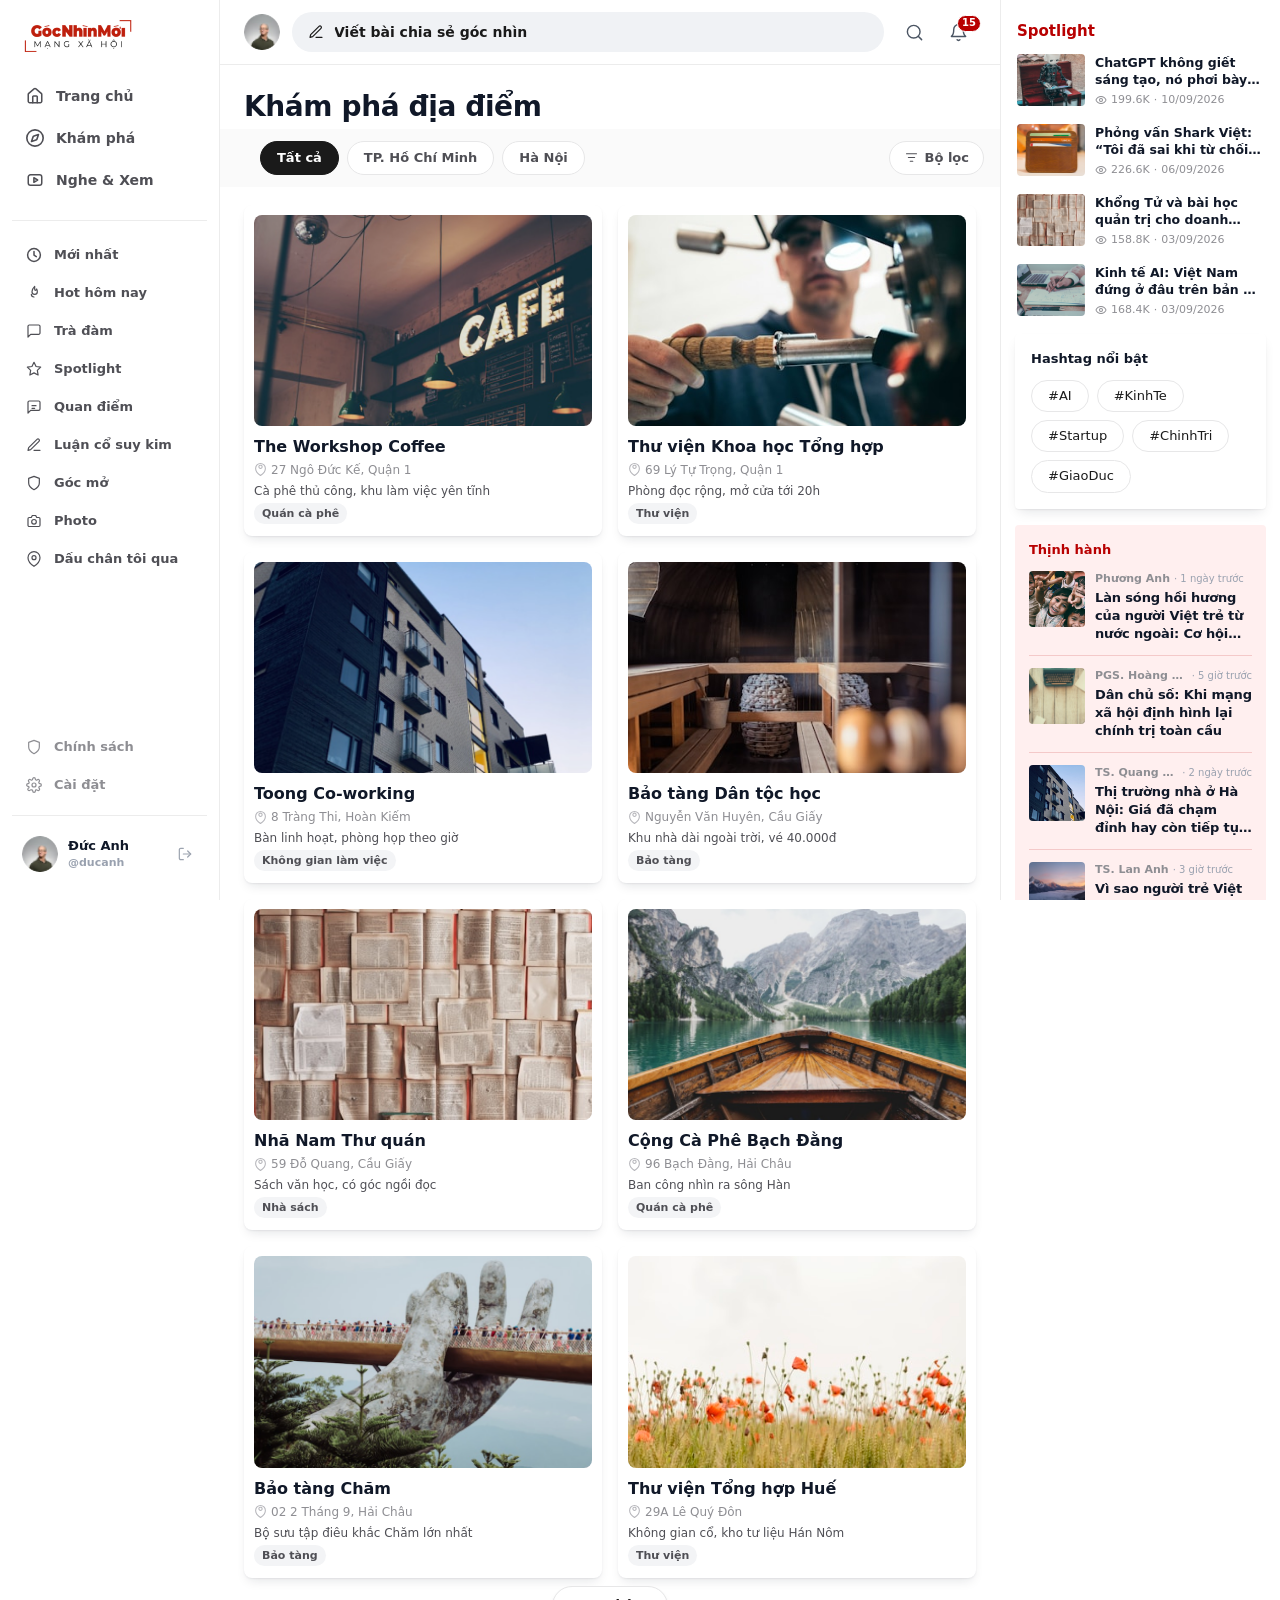
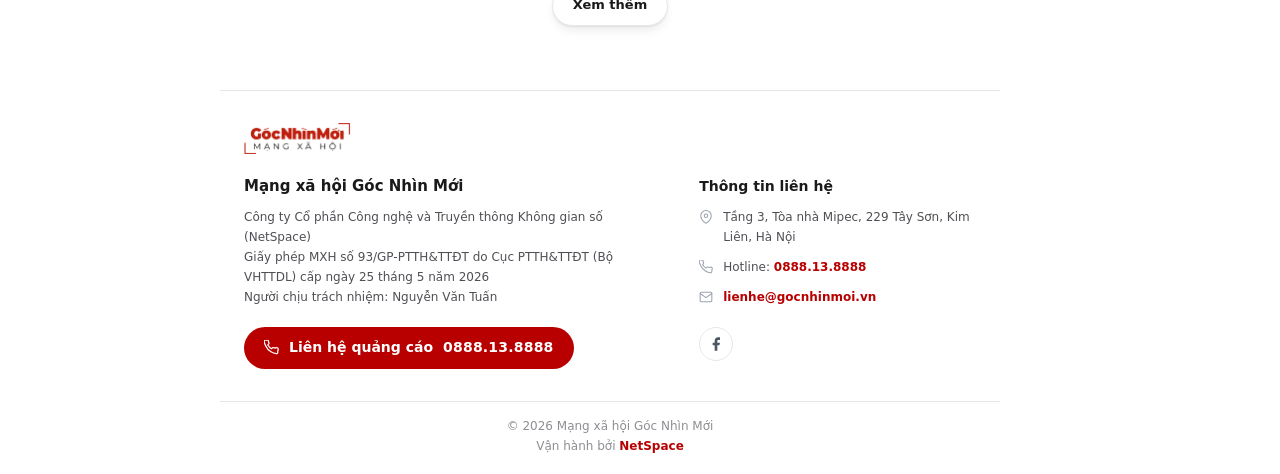
<file: dia-diem-list.html>
<!DOCTYPE html>
<html lang="vi">
<head>
<meta charset="utf-8">
<meta name="viewport" content="width=device-width, initial-scale=1, viewport-fit=cover">
<meta name="theme-color" content="#ffffff">
<meta name="description" content="Danh sách địa điểm do cộng đồng Góc Nhìn Mới đóng góp, lọc theo tỉnh thành và loại hình.">
<title>Khám phá địa điểm — Góc Nhìn Mới</title>

<link rel="preconnect" href="https://fonts.googleapis.com">
<link rel="preconnect" href="https://fonts.gstatic.com" crossorigin>
<link href="https://fonts.googleapis.com/css2?family=Be+Vietnam+Pro:wght@400;500;600;700;800&display=swap" rel="stylesheet">
<link rel="stylesheet" href="assets/css/tailwind.css">
</head>
<body class="v-web">

<!-- ============ Bộ icon (vector xuất trực tiếp từ Figma) ============ -->
<svg width="0" height="0" style="position:absolute" aria-hidden="true" focusable="false">
  <symbol id="i-filter" viewBox="0 0 24 24">
    <path d="M4 6h16M7 12h10M10 18h4" fill="none" stroke="currentColor" stroke-width="1.8" stroke-linecap="round"/>
  </symbol>
  <symbol id="i-flame" viewBox="0 0 24 24">
    <path d="M13 2s-4 4-4 8a4 4 0 008 0c0-1.5-.5-3-1-4 0 0-1 2-2 2s-1-2-1-2z" fill="none" stroke="currentColor" stroke-width="1.8" stroke-linecap="round" stroke-linejoin="round"/>
    <path d="M12 18a4 4 0 01-4-4" fill="none" stroke="currentColor" stroke-width="1.8" stroke-linecap="round" stroke-linejoin="round"/>
  </symbol>
  <symbol id="i-star-line" viewBox="0 0 24 24">
    <path d="M12 2l3.09 6.26L22 9.27l-5 4.87 1.18 6.88L12 17.77l-6.18 3.25L7 14.14 2 9.27l6.91-1.01L12 2z" fill="none" stroke="currentColor" stroke-width="1.8" stroke-linecap="round" stroke-linejoin="round"/>
  </symbol>
  <symbol id="i-comment-lines" viewBox="0 0 24 24">
    <path d="M21 15a2 2 0 01-2 2H7l-4 4V5a2 2 0 012-2h14a2 2 0 012 2z" fill="none" stroke="currentColor" stroke-width="1.8" stroke-linecap="round" stroke-linejoin="round"/>
    <path d="M9 10h6M9 14h4" fill="none" stroke="currentColor" stroke-width="1.8" stroke-linecap="round"/>
  </symbol>
  <symbol id="i-pencil" viewBox="0 0 24 24">
    <path d="M12 20h9" fill="none" stroke="currentColor" stroke-width="1.8" stroke-linecap="round"/>
    <path d="M16.5 3.5a2.121 2.121 0 013 3L7 19l-4 1 1-4z" fill="none" stroke="currentColor" stroke-width="1.8" stroke-linecap="round" stroke-linejoin="round"/>
  </symbol>
  <symbol id="i-shield" viewBox="0 0 24 24">
    <path d="M12 22s8-4 8-10V5l-8-3-8 3v7c0 6 8 10 8 10z" fill="none" stroke="currentColor" stroke-width="1.8" stroke-linecap="round" stroke-linejoin="round"/>
  </symbol>
  <symbol id="i-settings" viewBox="0 0 24 24">
    <circle cx="12" cy="12" r="3" fill="none" stroke="currentColor" stroke-width="1.8"/>
    <path d="M19.4 15a1.65 1.65 0 00.33 1.82l.06.06a2 2 0 11-2.83 2.83l-.06-.06a1.65 1.65 0 00-1.82-.33 1.65 1.65 0 00-1 1.51V21a2 2 0 11-4 0v-.09A1.65 1.65 0 008 19.4a1.65 1.65 0 00-1.82.33l-.06.06a2 2 0 11-2.83-2.83l.06-.06A1.65 1.65 0 004.6 15a1.65 1.65 0 00-1.51-1H3a2 2 0 110-4h.09A1.65 1.65 0 004.6 9a1.65 1.65 0 00-.33-1.82l-.06-.06a2 2 0 112.83-2.83l.06.06A1.65 1.65 0 009 4.6a1.65 1.65 0 001-1.51V3a2 2 0 114 0v.09a1.65 1.65 0 001 1.51 1.65 1.65 0 001.82-.33l.06-.06a2 2 0 112.83 2.83l-.06.06A1.65 1.65 0 0019.4 9a1.65 1.65 0 001.51 1H21a2 2 0 110 4h-.09a1.65 1.65 0 00-1.51 1z" fill="none" stroke="currentColor" stroke-width="1.8" stroke-linecap="round" stroke-linejoin="round"/>
  </symbol>
  <symbol id="i-logout" viewBox="0 0 24 24">
    <path d="M9.5 20.5H5.5a2 2 0 01-2-2v-13a2 2 0 012-2h4" fill="none" stroke="currentColor" stroke-width="1.8" stroke-linecap="round" stroke-linejoin="round"/>
    <path d="M16 16.5l4.5-4.5L16 7.5" fill="none" stroke="currentColor" stroke-width="1.8" stroke-linecap="round" stroke-linejoin="round"/>
    <path d="M20.5 12h-11" fill="none" stroke="currentColor" stroke-width="1.8" stroke-linecap="round"/>
  </symbol>
  <symbol id="i-menu" viewBox="0 0 15.5 13.5">
    <path d="M0.75 0.75H14.75" stroke="currentColor" stroke-width="1.5" stroke-linecap="round"/>
    <path d="M0.75 6.75H14.75" stroke="currentColor" stroke-width="1.5" stroke-linecap="round"/>
    <path d="M0.75 12.75H14.75" stroke="currentColor" stroke-width="1.5" stroke-linecap="round"/>
  </symbol>
  <symbol id="i-bell" viewBox="0 0 18.986 18.986">
    <path d="M10.8616 16.6128C10.7225 16.8525 10.5229 17.0515 10.2827 17.1899C10.0425 17.3282 9.77018 17.401 9.493 17.401C9.21582 17.401 8.94351 17.3282 8.70332 17.1899C8.46313 17.0515 8.26351 16.8525 8.12443 16.6128M14.2395 6.32867C14.2395 5.06982 13.7394 3.86253 12.8493 2.97238C11.9591 2.08224 10.7519 1.58217 9.493 1.58217C8.23415 1.58217 7.02686 2.08224 6.13672 2.97238C5.24658 3.86253 4.7465 5.06982 4.7465 6.32867C4.7465 11.8663 2.37325 13.4484 2.37325 13.4484H16.6128C16.6128 13.4484 14.2395 11.8663 14.2395 6.32867Z" stroke="currentColor" stroke-width="1.42395" stroke-linecap="round" stroke-linejoin="round"/>
  </symbol>
  <symbol id="i-search" viewBox="0 0 19.9842 19.9842">
    <path d="M9.15943 15.8208C12.8384 15.8208 15.8208 12.8384 15.8208 9.15943C15.8208 5.48044 12.8384 2.49803 9.15943 2.49803C5.48044 2.49803 2.49803 5.48044 2.49803 9.15943C2.49803 12.8384 5.48044 15.8208 9.15943 15.8208Z" stroke="currentColor" stroke-width="1.5" stroke-linecap="round" stroke-linejoin="round"/>
    <path d="M17.4862 17.4862L13.9057 13.9057" stroke="currentColor" stroke-width="1.5" stroke-linecap="round" stroke-linejoin="round"/>
  </symbol>
  <symbol id="i-them-nguoi" viewBox="0 0 20 20">
    <circle cx="8" cy="6" r="3.1" stroke="currentColor" stroke-width="1.7" fill="none"/>
    <path d="M2.6 17.2v-.8A4.4 4.4 0 0 1 7 12h2a4.4 4.4 0 0 1 4.4 4.4v.8" stroke="currentColor" stroke-width="1.7" stroke-linecap="round" fill="none"/>
    <path d="M16.4 4.4v4.4M14.2 6.6h4.4" stroke="currentColor" stroke-width="1.7" stroke-linecap="round"/>
  </symbol>
  <symbol id="i-them" viewBox="0 0 16 16">
    <path d="M8 3.5v9M3.5 8h9" stroke="currentColor" stroke-width="1.8" stroke-linecap="round"/>
  </symbol>
  <symbol id="i-check" viewBox="0 0 16 16">
    <path d="M3.2 8.6l3.1 3.1 6.5-7.4" stroke="currentColor" stroke-width="1.8" stroke-linecap="round" stroke-linejoin="round" fill="none"/>
  </symbol>
  <symbol id="i-chevron" viewBox="0 0 12.9904 12.9904">
    <path d="M4.8714 9.7428L8.119 6.4952L4.8714 3.2476" stroke="currentColor" stroke-width="1.3" stroke-linecap="round" stroke-linejoin="round"/>
  </symbol>
  <symbol id="i-heart" viewBox="0 0 15.9882 15.9882">
    <path d="M13.8831 3.07107C13.5428 2.73065 13.1388 2.46061 12.6942 2.27638C12.2496 2.09214 11.773 1.99731 11.2917 1.99731C10.8104 1.99731 10.3338 2.09214 9.88913 2.27638C9.44449 2.46061 9.0405 2.73065 8.70025 3.07107L7.9941 3.77721L7.28795 3.07107C6.60067 2.38378 5.66851 1.99766 4.69653 1.99766C3.72456 1.99766 2.7924 2.38378 2.10511 3.07107C1.41783 3.75835 1.03171 4.69052 1.03171 5.66249C1.03171 6.63446 1.41783 7.56662 2.10511 8.25391L2.81126 8.96005L7.9941 14.1429L13.1769 8.96005L13.8831 8.25391C14.2235 7.91366 14.4935 7.50967 14.6778 7.06502C14.862 6.62038 14.9568 6.14379 14.9568 5.66249C14.9568 5.18118 14.862 4.7046 14.6778 4.25995C14.4935 3.81531 14.2235 3.41132 13.8831 3.07107Z" stroke="currentColor" stroke-width="1.19912" stroke-linecap="round" stroke-linejoin="round"/>
  </symbol>
  <symbol id="i-comment" viewBox="0 0 15.9882 15.9882">
    <path d="M13.9897 9.99262C13.9897 10.346 13.8493 10.6849 13.5994 10.9347C13.3496 11.1846 13.0107 11.325 12.6573 11.325H4.66322L1.99852 13.9897V3.33087C1.99852 2.97751 2.1389 2.63863 2.38876 2.38876C2.63863 2.1389 2.97751 1.99852 3.33087 1.99852H12.6573C13.0107 1.99852 13.3496 2.1389 13.5994 2.38876C13.8493 2.63863 13.9897 2.97751 13.9897 3.33087V9.99262Z" stroke="currentColor" stroke-width="1.19912" stroke-linecap="round" stroke-linejoin="round"/>
  </symbol>
  <symbol id="i-share" viewBox="0 0 15.9882 15.9882">
    <path d="M5.72244 9.00002L10.2724 11.6514M10.2658 4.3368L5.72244 6.98818M11.9912 5.3294C12.5212 5.3294 13.0295 5.11884 13.4043 4.74405C13.7791 4.36925 13.9897 3.86092 13.9897 3.33087C13.9897 2.80083 13.7791 2.2925 13.4043 1.9177C13.0295 1.54291 12.5212 1.33235 11.9912 1.33235C11.4611 1.33235 10.9528 1.54291 10.578 1.9177C10.2032 2.2925 9.99262 2.80083 9.99262 3.33087C9.99262 3.86092 10.2032 4.36925 10.578 4.74405C10.9528 5.11884 11.4611 5.3294 11.9912 5.3294ZM3.99705 7.9941C4.52709 7.9941 5.03542 7.78354 5.41022 7.40875C5.78502 7.03395 5.99557 6.52562 5.99557 5.99557C5.99557 5.46553 5.78502 4.9572 5.41022 4.5824C5.03542 4.20761 4.52709 3.99705 3.99705 3.99705C3.46701 3.99705 2.95868 4.20761 2.58388 4.5824C2.20908 4.9572 1.99852 5.46553 1.99852 5.99557C1.99852 6.52562 2.20908 7.03395 2.58388 7.40875C2.95868 7.78354 3.46701 7.9941 3.99705 7.9941ZM11.9912 10.6588C11.4611 10.6588 10.9528 10.8694 10.578 11.2442C10.2032 11.619 9.99262 12.1273 9.99262 12.6573C9.99262 13.1874 10.2032 13.6957 10.578 14.0705C10.9528 14.4453 11.4611 14.6559 11.9912 14.6559C12.5212 14.6559 13.0295 14.4453 13.4043 14.0705C13.7791 13.6957 13.9897 13.1874 13.9897 12.6573C13.9897 12.1273 13.7791 11.619 13.4043 11.2442C13.0295 10.8694 12.5212 10.6588 11.9912 10.6588Z" stroke="currentColor" stroke-width="1.19912" stroke-linecap="round" stroke-linejoin="round"/>
  </symbol>
  <symbol id="i-bookmark" viewBox="0 0 15.9882 15.9882">
    <path d="M12.6573 13.9897L7.9941 10.6588L3.33087 13.9897V3.33087C3.33087 2.97751 3.47125 2.63863 3.72111 2.38876C3.97098 2.1389 4.30986 1.99852 4.66322 1.99852H11.325C11.6783 1.99852 12.0172 2.1389 12.2671 2.38876C12.517 2.63863 12.6573 2.97751 12.6573 3.33087V13.9897Z" stroke="currentColor" stroke-width="1.19912" stroke-linecap="round" stroke-linejoin="round"/>
  </symbol>
  <symbol id="i-more" viewBox="0 0 15.9882 15.9882">
    <path d="M7.9941 4.33014C8.54598 4.33014 8.99336 3.88275 8.99336 3.33087C8.99336 2.779 8.54598 2.33161 7.9941 2.33161C7.44222 2.33161 6.99484 2.779 6.99484 3.33087C6.99484 3.88275 7.44222 4.33014 7.9941 4.33014Z" fill="currentColor"/>
    <path d="M7.9941 8.99336C8.54598 8.99336 8.99336 8.54598 8.99336 7.9941C8.99336 7.44222 8.54598 6.99484 7.9941 6.99484C7.44222 6.99484 6.99484 7.44222 6.99484 7.9941C6.99484 8.54598 7.44222 8.99336 7.9941 8.99336Z" fill="currentColor"/>
    <path d="M7.9941 13.6566C8.54598 13.6566 8.99336 13.2092 8.99336 12.6573C8.99336 12.1054 8.54598 11.6581 7.9941 11.6581C7.44222 11.6581 6.99484 12.1054 6.99484 12.6573C6.99484 13.2092 7.44222 13.6566 7.9941 13.6566Z" fill="currentColor"/>
  </symbol>
  <symbol id="i-play" viewBox="0 0 17.9867 17.9867">
    <path d="M3.74723 2.24834L14.2395 8.99335L3.74723 15.7384V2.24834Z" fill="currentColor"/>
  </symbol>
  <symbol id="i-play-sm" viewBox="0 0 10.9919 10.9919">
    <path d="M2.28998 1.37399L8.70192 5.49595L2.28998 9.61791V1.37399Z" fill="currentColor"/>
  </symbol>
  <symbol id="i-pause" viewBox="0 0 16 16">
    <rect x="3.5" y="2.5" width="3.4" height="11" rx="1.2" fill="currentColor"/>
    <rect x="9.1" y="2.5" width="3.4" height="11" rx="1.2" fill="currentColor"/>
  </symbol>
  <symbol id="i-pin" viewBox="0 0 10.9919 10.9919">
    <path d="M9.61791 4.57996C9.61791 7.78593 5.49595 10.5339 5.49595 10.5339C5.49595 10.5339 1.37399 7.78593 1.37399 4.57996C1.37399 3.48675 1.80826 2.43831 2.58128 1.66529C3.3543 0.892273 4.40274 0.457996 5.49595 0.457996C6.58916 0.457996 7.6376 0.892273 8.41062 1.66529C9.18364 2.43831 9.61791 3.48675 9.61791 4.57996ZM5.49595 4.57996C5.67638 4.57996 5.85505 4.54442 6.02175 4.47537C6.18845 4.40632 6.33992 4.30511 6.46751 4.17753C6.59509 4.04994 6.6963 3.89847 6.76535 3.73177C6.8344 3.56507 6.86994 3.38641 6.86994 3.20597C6.86994 3.02554 6.8344 2.84687 6.76535 2.68017C6.6963 2.51347 6.59509 2.362 6.46751 2.23442C6.33992 2.10683 6.18845 2.00562 6.02175 1.93657C5.85505 1.86752 5.67638 1.83198 5.49595 1.83198C5.13155 1.83198 4.78207 1.97674 4.52439 2.23442C4.26672 2.49209 4.12196 2.84157 4.12196 3.20597C4.12196 3.57038 4.26672 3.91985 4.52439 4.17753C4.78207 4.4352 5.13155 4.57996 5.49595 4.57996Z" stroke="currentColor" stroke-width="0.915992" stroke-linecap="round" stroke-linejoin="round"/>
  </symbol>
  <symbol id="i-star" viewBox="0 0 10.9919 10.9919">
    <path d="M5.49595 0.915992L6.91116 3.78305L10.0759 4.24562L7.78593 6.47606L8.32636 9.62707L5.49595 8.13859L2.66554 9.62707L3.20597 6.47606L0.915992 4.24562L4.08074 3.78305L5.49595 0.915992Z" fill="currentColor"/>
  </symbol>
  <symbol id="i-bookmark-lg" viewBox="0 0 14.9889 14.9889">
    <path d="M11.8662 13.1153L7.49445 9.9926L3.12269 13.1153V3.12269C3.12269 2.79141 3.25429 2.4737 3.48853 2.23946C3.72278 2.00521 4.04049 1.87361 4.37176 1.87361H10.6171C10.9484 1.87361 11.2661 2.00521 11.5004 2.23946C11.7346 2.4737 11.8662 2.79141 11.8662 3.12269V13.1153Z" stroke="currentColor" stroke-width="1.24908" stroke-linecap="round" stroke-linejoin="round"/>
  </symbol>
  <symbol id="i-map-pin" viewBox="0 0 13.9897 13.9897">
    <path d="M12.241 5.82904C12.241 9.90937 6.99485 13.4068 6.99485 13.4068C6.99485 13.4068 1.74871 9.90937 1.74871 5.82904C1.74871 4.43768 2.30143 3.1033 3.28527 2.11946C4.26911 1.13562 5.60349 0.582904 6.99485 0.582904C8.38621 0.582904 9.72059 1.13562 10.7044 2.11946C11.6883 3.1033 12.241 4.43768 12.241 5.82904Z" stroke="currentColor" stroke-width="1.04923" stroke-linecap="round" stroke-linejoin="round"/>
    <path d="M6.99485 7.57775C7.96064 7.57775 8.74356 6.79483 8.74356 5.82904C8.74356 4.86325 7.96064 4.08033 6.99485 4.08033C6.02906 4.08033 5.24614 4.86325 5.24614 5.82904C5.24614 6.79483 6.02906 7.57775 6.99485 7.57775Z" stroke="currentColor" stroke-width="1.04923" stroke-linecap="round" stroke-linejoin="round"/>
  </symbol>
  <symbol id="i-phone" viewBox="0 0 13.9897 13.9897">
    <path d="M12.8239 9.86274V11.6115C12.8246 11.7738 12.7913 11.9345 12.7263 12.0832C12.6612 12.232 12.5658 12.3655 12.4462 12.4752C12.3266 12.585 12.1854 12.6685 12.0316 12.7205C11.8778 12.7726 11.7148 12.7919 11.5532 12.7773C9.75947 12.5824 8.0365 11.9694 6.5227 10.9877C4.424 9.78022 2.76573 7.93407 1.78952 5.71829C0.832491 4.19822 0.243667 2.47566 0.0699486 0.687827C0.168197 0.467119 0.332587 0.282385 0.540389 0.159166C0.748192 0.0359462 0.989142 -0.0196722 1.22993 0C1.22993 0 2.97864 0 2.97864 0C3.26153 -0.00278413 3.53578 0.0973909 3.75027 0.281853C3.96476 0.466316 4.10486 0.722479 4.14445 1.0026C4.21848 1.56218 4.35488 2.11186 4.55248 2.64056C4.63091 2.84919 4.64788 3.07594 4.60139 3.29392C4.5549 3.51191 4.4469 3.712 4.29017 3.87048L3.54989 4.61077C4.37968 6.0701 5.58798 7.2784 7.04731 8.1082L7.7876 7.36791C7.94608 7.21119 8.14618 7.10318 8.36416 7.05669C8.58215 7.0102 8.80889 7.02718 9.01753 7.1056C9.54622 7.30321 10.0959 7.43961 10.6555 7.51363C10.967 7.22609 11.38 7.07406 11.8036 7.09101C12.2272 7.10795 12.6267 7.29247 12.9142 7.60398C13.2018 7.9155 13.3538 8.32848 13.3369 8.75207C13.3199 9.17567 13.1354 9.57519 12.8239 9.86274Z" stroke="currentColor" stroke-width="1.04923" stroke-linecap="round" stroke-linejoin="round"/>
  </symbol>
  <symbol id="i-mail" viewBox="0 0 13.9897 13.9897">
    <path d="M2.33162 2.33162H11.6581C12.2993 2.33162 12.8239 2.85623 12.8239 3.49742V10.4923C12.8239 11.1335 12.2993 11.6581 11.6581 11.6581H2.33162C1.69042 11.6581 1.16581 11.1335 1.16581 10.4923V3.49742C1.16581 2.85623 1.69042 2.33162 2.33162 2.33162Z" stroke="currentColor" stroke-width="1.04923" stroke-linecap="round" stroke-linejoin="round"/>
    <path d="M12.8239 3.49743L6.99485 7.57775L1.16581 3.49743" stroke="currentColor" stroke-width="1.04923" stroke-linecap="round" stroke-linejoin="round"/>
  </symbol>
  <symbol id="i-phone-btn" viewBox="0 0 14.9889 14.9889">
    <path d="M13.7398 10.5672V12.4408C13.7405 12.6147 13.7049 12.7869 13.6352 12.9463C13.5655 13.1056 13.4633 13.2487 13.3352 13.3663C13.207 13.4839 13.0557 13.5734 12.8909 13.6291C12.7262 13.6848 12.5516 13.7055 12.3783 13.6899C10.4565 13.481 8.6105 12.8243 6.98857 11.7725C4.73998 10.4788 2.96327 8.50075 1.91733 6.12671C0.89195 4.49807 0.26107 2.65248 0.0749442 0.736954C0.18021 0.500482 0.356341 0.302554 0.578986 0.170533C0.80163 0.0385132 1.05979 -0.0210777 1.31777 0C1.31777 0 3.19139 0 3.19139 0C3.49448 -0.0029834 3.78831 0.104347 4.01813 0.301984C4.24794 0.499621 4.39804 0.774081 4.44046 1.0742C4.51978 1.67376 4.66592 2.2627 4.87764 2.82915C4.96167 3.05269 4.97985 3.29563 4.93004 3.52919C4.88023 3.76274 4.76451 3.97712 4.5966 4.14693L3.80343 4.94009C4.6925 6.50365 5.9871 7.79825 7.55066 8.68732L8.34382 7.89415C8.51363 7.72624 8.72801 7.61052 8.96156 7.56071C9.19512 7.5109 9.43806 7.52908 9.6616 7.61311C10.2281 7.82483 10.817 7.97097 11.4165 8.05029C11.7503 7.7422 12.1928 7.57932 12.6466 7.59747C13.1005 7.61563 13.5285 7.81333 13.8366 8.14709C14.1447 8.48085 14.3076 8.92333 14.2894 9.37718C14.2713 9.83104 14.0736 10.2591 13.7398 10.5672Z" stroke="currentColor" stroke-width="1.24908" stroke-linecap="round" stroke-linejoin="round"/>
  </symbol>
  <symbol id="i-close" viewBox="0 0 16 16">
    <path d="M3.5 3.5L12.5 12.5M12.5 3.5L3.5 12.5" stroke="currentColor" stroke-width="1.5" stroke-linecap="round"/>
  </symbol>
  <symbol id="i-eye" viewBox="0 0 13.9982 13.9982">
    <path d="M1.20268 6.79613C1.15407 6.92708 1.15407 7.07112 1.20268 7.20207C1.67611 8.35001 2.47973 9.33153 3.51166 10.0222C4.5436 10.7128 5.75737 11.0815 6.9991 11.0815C8.24083 11.0815 9.4546 10.7128 10.4865 10.0222C11.5185 9.33153 12.3221 8.35001 12.7955 7.20207C12.8441 7.07112 12.8441 6.92708 12.7955 6.79613C12.3221 5.64819 11.5185 4.66667 10.4865 3.97603C9.4546 3.28539 8.24083 2.9167 6.9991 2.9167C5.75737 2.9167 4.5436 3.28539 3.51166 3.97603C2.47973 4.66667 1.67611 5.64819 1.20268 6.79613Z" stroke="currentColor" stroke-width="1.16652" stroke-linecap="round" stroke-linejoin="round"/>
    <path d="M6.9991 8.74888C7.96549 8.74888 8.74902 7.96535 8.74902 6.99896C8.74902 6.03257 7.96549 5.24904 6.9991 5.24904C6.03271 5.24904 5.24918 6.03257 5.24918 6.99896C5.24918 7.96535 6.03271 8.74888 6.9991 8.74888Z" stroke="currentColor" stroke-width="1.16652" stroke-linecap="round" stroke-linejoin="round"/>
  </symbol>
  <symbol id="i-nav-home" viewBox="0 0 19.9674 19.9674">
    <path d="M12.4796 17.4715V10.8157C12.4796 10.595 12.392 10.3834 12.2359 10.2274C12.0799 10.0713 11.8683 9.9837 11.6476 9.9837H8.31975C8.0991 9.9837 7.88748 10.0713 7.73145 10.2274C7.57543 10.3834 7.48777 10.595 7.48777 10.8157V17.4715" stroke="currentColor" stroke-width="1.7" stroke-linecap="round" stroke-linejoin="round"/>
    <path d="M2.49593 8.31975C2.49587 8.0777 2.54862 7.83855 2.6505 7.61899C2.75237 7.39942 2.90093 7.20474 3.08579 7.04849L8.90962 2.05748C9.20995 1.80364 9.59047 1.66438 9.9837 1.66438C10.377 1.66438 10.7574 1.80364 11.0578 2.05748L16.8816 7.04849C17.0664 7.20474 17.215 7.39942 17.3169 7.61899C17.4187 7.83855 17.4715 8.0777 17.4715 8.31975V15.8075C17.4715 16.2488 17.2961 16.6721 16.9841 16.9841C16.6721 17.2961 16.2488 17.4715 15.8075 17.4715H4.15988C3.71857 17.4715 3.29534 17.2961 2.98328 16.9841C2.67123 16.6721 2.49593 16.2488 2.49593 15.8075V8.31975Z" stroke="currentColor" stroke-width="1.7" stroke-linecap="round" stroke-linejoin="round"/>
  </symbol>
  <symbol id="i-nav-media" viewBox="0 0 19.9674 19.9674">
    <path d="M14.9755 4.1632H4.99185C3.61339 4.1632 2.49592 5.28067 2.49592 6.65913V13.3183C2.49592 14.6967 3.61339 15.8142 4.99185 15.8142H14.9755C16.354 15.8142 17.4715 14.6967 17.4715 13.3183V6.65913C17.4715 5.28067 16.354 4.1632 14.9755 4.1632Z" stroke="currentColor" stroke-width="1.66728" stroke-linecap="round" stroke-linejoin="round"/>
    <path d="M8.73574 7.48777L12.8989 9.9837L8.73574 12.4796V7.48777Z" stroke="currentColor" stroke-width="1.66728" stroke-linecap="round" stroke-linejoin="round"/>
  </symbol>
  <symbol id="i-nav-explore" viewBox="0 0 18.3034 18.3034">
    <path d="M12.6793 5.62415L11.1784 10.126C11.0967 10.3711 10.9591 10.5937 10.7765 10.7765C10.5937 10.9591 10.3711 11.0967 10.126 11.1784L5.62415 12.6793L7.12503 8.17748C7.20672 7.9324 7.34435 7.7097 7.52702 7.52702C7.7097 7.34435 7.9324 7.20672 8.17748 7.12503L12.6793 5.62415Z" stroke="currentColor" stroke-width="1.66395" stroke-linecap="round" stroke-linejoin="round"/>
    <path d="M9.15172 17.4714C13.7466 17.4714 17.4714 13.7466 17.4714 9.15172C17.4714 4.55685 13.7466 0.831975 9.15172 0.831975C4.55685 0.831975 0.831975 4.55685 0.831975 9.15172C0.831975 13.7466 4.55685 17.4714 9.15172 17.4714Z" stroke="currentColor" stroke-width="1.66395" stroke-linecap="round" stroke-linejoin="round"/>
  </symbol>
  <symbol id="i-cong" viewBox="0 0 16 16">
    <path d="M8 2.5v11M2.5 8h11" stroke="currentColor" stroke-width="1.8" stroke-linecap="round" fill="none"/>
  </symbol>
  <symbol id="i-nav-write" viewBox="0 0 17.8844 17.8844">
    <path d="M8.52774 1.86889H2.70392C2.26261 1.86889 1.83938 2.0442 1.52732 2.35624C1.21527 2.6683 1.03997 3.09153 1.03997 3.53284V15.1805C1.03997 15.6218 1.21527 16.045 1.52732 16.3571C1.83938 16.6691 2.26261 16.8445 2.70392 16.8445H14.3515C14.7929 16.8445 15.2161 16.6691 15.5282 16.3571C15.8402 16.045 16.0155 15.6218 16.0155 15.1805V9.35666" stroke="currentColor" stroke-width="2.07994" stroke-linecap="round" stroke-linejoin="round"/>
    <path d="M13.8316 1.5569C14.1626 1.22591 14.6114 1.03997 15.0795 1.03997C15.5476 1.03997 15.9966 1.22591 16.3275 1.5569C16.6585 1.88788 16.8444 2.33678 16.8444 2.80486C16.8444 3.27294 16.6585 3.72184 16.3275 4.05283L8.82889 11.5522C8.63135 11.7496 8.38731 11.8941 8.11924 11.9724L5.72898 12.6713C5.65739 12.6922 5.5815 12.6934 5.50926 12.6749C5.43702 12.6564 5.37109 12.6188 5.31835 12.5661C5.26563 12.5133 5.22804 12.4474 5.20952 12.3751C5.19102 12.3029 5.19227 12.227 5.21315 12.1554L5.91201 9.76512C5.99065 9.49734 6.13542 9.25355 6.33299 9.05631L13.8316 1.5569Z" stroke="currentColor" stroke-width="2.07994" stroke-linecap="round" stroke-linejoin="round"/>
  </symbol>
  <symbol id="i-verified" viewBox="0 0 16 16">
    <circle cx="8" cy="8" r="7" fill="currentColor"/>
    <path d="M4.9 8.2L7 10.3L11.1 6.2" stroke="#fff" stroke-width="1.6" stroke-linecap="round" stroke-linejoin="round" fill="none"/>
  </symbol>
  <symbol id="i-nav-user" viewBox="0 0 19.9674 19.9674">
    <path d="M16.6395 17.4715V15.8075C16.6395 14.9249 16.2889 14.0784 15.6648 13.4543C15.0407 12.8302 14.1943 12.4796 13.3116 12.4796H6.6558C5.77316 12.4796 4.9267 12.8302 4.3026 13.4543C3.6785 14.0784 3.3279 14.9249 3.3279 15.8075V17.4715" stroke="currentColor" stroke-width="1.7" stroke-linecap="round" stroke-linejoin="round"/>
    <path d="M9.9837 9.1517C11.8217 9.1517 13.3116 7.6618 13.3116 5.8237C13.3116 3.9857 11.8217 2.4958 9.9837 2.4958C8.1457 2.4958 6.6558 3.9857 6.6558 5.8237C6.6558 7.6618 8.1457 9.1517 9.9837 9.1517Z" stroke="currentColor" stroke-width="1.7" stroke-linecap="round" stroke-linejoin="round"/>
  </symbol>
  <symbol id="i-clock" viewBox="0 0 16 16">
    <circle cx="8" cy="8" r="6.4" stroke="currentColor" stroke-width="1.5" fill="none"/>
    <path d="M8 4.6V8.2L10.3 9.6" stroke="currentColor" stroke-width="1.5" stroke-linecap="round" stroke-linejoin="round" fill="none"/>
  </symbol>
  <symbol id="i-alert" viewBox="0 0 16 16">
    <circle cx="8" cy="8" r="6.4" stroke="currentColor" stroke-width="1.5" fill="none"/>
    <path d="M8 4.9V8.6" stroke="currentColor" stroke-width="1.5" stroke-linecap="round"/>
    <circle cx="8" cy="11.1" r=".95" fill="currentColor"/>
  </symbol>
  <symbol id="i-draft" viewBox="0 0 16 16">
    <path d="M9.1 1.9H4.4C3.85 1.9 3.4 2.35 3.4 2.9V13.1C3.4 13.65 3.85 14.1 4.4 14.1H11.6C12.15 14.1 12.6 13.65 12.6 13.1V5.4L9.1 1.9Z" stroke="currentColor" stroke-width="1.5" stroke-linejoin="round" fill="none"/>
    <path d="M9.1 1.9V5.4H12.6" stroke="currentColor" stroke-width="1.5" stroke-linejoin="round" fill="none"/>
  </symbol>
  <symbol id="i-link" viewBox="0 0 16 16">
    <path d="M6.7 8.65C6.98 9.02 7.34 9.33 7.75 9.55C8.16 9.77 8.62 9.9 9.08 9.93C9.55 9.96 10.01 9.89 10.45 9.73C10.88 9.56 11.28 9.31 11.6 8.98L13.6 6.98C14.18 6.38 14.5 5.58 14.49 4.75C14.48 3.92 14.15 3.13 13.56 2.54C12.97 1.95 12.18 1.62 11.35 1.61C10.52 1.6 9.72 1.92 9.13 2.5L7.98 3.64" stroke="currentColor" stroke-width="1.5" stroke-linecap="round" stroke-linejoin="round" fill="none"/>
    <path d="M9.3 7.35C9.02 6.98 8.66 6.67 8.25 6.45C7.84 6.23 7.38 6.1 6.92 6.07C6.45 6.04 5.99 6.11 5.55 6.27C5.12 6.44 4.72 6.69 4.4 7.02L2.4 9.02C1.82 9.62 1.5 10.42 1.51 11.25C1.52 12.08 1.85 12.87 2.44 13.46C3.03 14.05 3.82 14.38 4.65 14.39C5.48 14.4 6.28 14.08 6.87 13.5L8.02 12.36" stroke="currentColor" stroke-width="1.5" stroke-linecap="round" stroke-linejoin="round" fill="none"/>
  </symbol>
  <symbol id="i-send" viewBox="0 0 16 16">
    <path d="M14.3 1.7L7.3 8.7" stroke="currentColor" stroke-width="1.5" stroke-linecap="round" stroke-linejoin="round" fill="none"/>
    <path d="M14.3 1.7L9.85 14.3L7.3 8.7L1.7 6.15L14.3 1.7Z" stroke="currentColor" stroke-width="1.5" stroke-linecap="round" stroke-linejoin="round" fill="none"/>
  </symbol>
  <symbol id="i-trash" viewBox="0 0 16 16">
    <path d="M2.4 4.2H13.6" stroke="currentColor" stroke-width="1.5" stroke-linecap="round"/>
    <path d="M5.6 4.2V2.9C5.6 2.35 6.05 1.9 6.6 1.9H9.4C9.95 1.9 10.4 2.35 10.4 2.9V4.2" stroke="currentColor" stroke-width="1.5" stroke-linecap="round" stroke-linejoin="round" fill="none"/>
    <path d="M12.3 4.2V13.1C12.3 13.65 11.85 14.1 11.3 14.1H4.7C4.15 14.1 3.7 13.65 3.7 13.1V4.2" stroke="currentColor" stroke-width="1.5" stroke-linecap="round" stroke-linejoin="round" fill="none"/>
  </symbol>
  <symbol id="i-camera" viewBox="0 0 20 20">
    <path d="M17.5 15.4C17.5 16.2 16.8 16.9 16 16.9H4C3.2 16.9 2.5 16.2 2.5 15.4V7.1C2.5 6.3 3.2 5.6 4 5.6H6.6L7.9 3.1H12.1L13.4 5.6H16C16.8 5.6 17.5 6.3 17.5 7.1V15.4Z" stroke="currentColor" stroke-width="1.5" stroke-linejoin="round" fill="none"/>
    <circle cx="10" cy="11" r="2.9" stroke="currentColor" stroke-width="1.5" fill="none"/>
  </symbol>
  <symbol id="i-facebook" viewBox="0 0 15.9882 15.9882">
    <path d="M11.9912 1.33235H9.99263C9.10922 1.33235 8.262 1.68328 7.63734 2.30794C7.01268 2.9326 6.66175 3.77982 6.66175 4.66322V6.66175H4.66323V9.32645H6.66175V14.6559H9.32645V9.32645H11.325L11.9912 6.66175H9.32645V4.66322C9.32645 4.48654 9.39664 4.3171 9.52157 4.19217C9.6465 4.06724 9.81594 3.99705 9.99263 3.99705H11.9912V1.33235Z" fill="currentColor"/>
  </symbol>
</svg>

<div class="page">

  <!-- ============ Header trang con ============ -->
  <header class="app-header sticky top-0 z-50 bg-surface border-b border-line-3 shadow-header" id="appHeader">
    <div class="shell w-full max-w-shell mx-auto px-4 app-header__inner h-[64px] flex items-center justify-between gap-2">
      <a class="btn-back size-5 grid place-items-center text-icon-dark" href="index.html" data-back aria-label="Quay lại">
        <svg class="icon size-4 flex-none" aria-hidden="true"><use href="#i-chevron"></use></svg>
      </a>

      <h1 class="page-title text-[20px] font-semibold leading-[28px] text-[#000] truncate">Khám phá địa điểm</h1>

      <span style="display:flex;gap:4px">
        <button class="icon-btn relative size-9 grid place-items-center rounded-full text-icon-dark transition-colors active:bg-surface-fill" type="button" aria-label="Mở menu" aria-expanded="false" aria-controls="drawer" data-drawer-open><svg class="icon size-4 flex-none" aria-hidden="true"><use href="#i-menu"></use></svg></button>
        <button class="icon-btn relative size-9 grid place-items-center rounded-full text-icon-dark transition-colors active:bg-surface-fill" type="button" data-share aria-label="Chia sẻ địa điểm"><svg class="icon size-4 flex-none" aria-hidden="true"><use href="#i-share"></use></svg></button>
        <button class="icon-btn relative size-9 grid place-items-center rounded-full text-icon-dark transition-colors active:bg-surface-fill" type="button" data-toast="Tuỳ chọn khác" aria-label="Tuỳ chọn khác"><svg class="icon size-4 flex-none" aria-hidden="true"><use href="#i-more"></use></svg></button>
      </span>
    </div>
  </header>


  <!-- ============ Cột điều hướng (chỉ hiện ở màn rộng) ============ -->
  <aside class="desknav" aria-label="Điều hướng chính">
    <a class="desknav__brand" href="index.html" aria-label="Góc Nhìn Mới — về trang chủ">
      <img src="assets/img/logo-gnm.png" alt="Góc Nhìn Mới" width="108" height="32">
    </a>

    <nav aria-label="Khu vực chính">
      <ul class="desknav__list">
        <li><a class="desknav__link" href="index.html"><svg class="icon size-4 flex-none desknav__ico" aria-hidden="true"><use href="#i-nav-home"></use></svg>Trang chủ</a></li>
        <li><a class="desknav__link" href="kham-pha.html"><svg class="icon size-4 flex-none desknav__ico" aria-hidden="true"><use href="#i-nav-explore"></use></svg>Khám phá</a></li>
        <li><a class="desknav__link" href="nghe-va-xem.html"><svg class="icon size-4 flex-none desknav__ico" aria-hidden="true"><use href="#i-nav-media"></use></svg>Nghe & Xem</a></li>
      </ul>
    </nav>

    <nav class="desknav__group" aria-label="Chuyên mục">
      <ul class="desknav__list">
        <li><a class="desknav__link desknav__link--sub" href="moi-nhat.html"><svg class="icon size-4 flex-none desknav__ico" aria-hidden="true"><use href="#i-clock"></use></svg>Mới nhất</a></li>
        <li><a class="desknav__link desknav__link--sub" href="hot-hom-nay.html"><svg class="icon size-4 flex-none desknav__ico" aria-hidden="true"><use href="#i-flame"></use></svg>Hot hôm nay</a></li>
        <li><a class="desknav__link desknav__link--sub" href="tra-dam.html"><svg class="icon size-4 flex-none desknav__ico" aria-hidden="true"><use href="#i-comment"></use></svg>Trà đàm</a></li>
        <li><a class="desknav__link desknav__link--sub" href="spotlight.html"><svg class="icon size-4 flex-none desknav__ico" aria-hidden="true"><use href="#i-star-line"></use></svg>Spotlight</a></li>
        <li><a class="desknav__link desknav__link--sub" href="quan-diem.html"><svg class="icon size-4 flex-none desknav__ico" aria-hidden="true"><use href="#i-comment-lines"></use></svg>Quan điểm</a></li>
        <li><a class="desknav__link desknav__link--sub" href="luan-co-suy-kim.html"><svg class="icon size-4 flex-none desknav__ico" aria-hidden="true"><use href="#i-pencil"></use></svg>Luận cổ suy kim</a></li>
        <li><a class="desknav__link desknav__link--sub" href="goc-mo.html"><svg class="icon size-4 flex-none desknav__ico" aria-hidden="true"><use href="#i-shield"></use></svg>Góc mở</a></li>
        <li><a class="desknav__link desknav__link--sub" href="photo.html"><svg class="icon size-4 flex-none desknav__ico" aria-hidden="true"><use href="#i-camera"></use></svg>Photo</a></li>
        <li><a class="desknav__link desknav__link--sub" href="dau-chan-toi-qua-list.html"><svg class="icon size-4 flex-none desknav__ico" aria-hidden="true"><use href="#i-map-pin"></use></svg>Dấu chân tôi qua</a></li>
      </ul>
    </nav>

        <div class="desknav__foot">
      <ul class="desknav__list">
        <li><a class="desknav__link desknav__link--sub desknav__link--mute" href="#"><svg class="icon size-4 flex-none desknav__ico" aria-hidden="true"><use href="#i-shield"></use></svg>Chính sách</a></li>
        <li><a class="desknav__link desknav__link--sub desknav__link--mute" href="#"><svg class="icon size-4 flex-none desknav__ico" aria-hidden="true"><use href="#i-settings"></use></svg>Cài đặt</a></li>
      </ul>

      <div class="desknav__me">
        <a class="desknav__me__lk" href="ca-nhan.html">
          <img src="assets/img/avatar-duc-anh.png" alt="" width="36" height="36" loading="lazy">
          <span class="desknav__me__body">
          <span class="desknav__me__name">Đức Anh</span>
          <span class="desknav__me__handle">@ducanh</span>
        </span>
        </a>
        <button class="desknav__me__out" type="button" data-dang-xuat aria-label="Đăng xuất" title="Đăng xuất">
          <svg class="icon size-4 flex-none" aria-hidden="true"><use href="#i-logout"></use></svg>
        </button>
      </div>
    </div>
  </aside>
  <main id="main">
    <div class="deskbar">
      <button class="deskbar__menu" type="button" aria-label="Mở menu chuyên mục" aria-expanded="false" aria-controls="drawer" data-drawer-open>
        <svg class="icon size-4 flex-none" aria-hidden="true"><use href="#i-menu"></use></svg>
      </button>
      <a class="deskbar__logo" href="index.html" aria-label="Góc Nhìn Mới — về trang chủ">
        <img src="assets/img/logo-gnm.png" alt="Góc Nhìn Mới" width="108" height="32">
      </a>
      <a class="deskbar__ava" href="ca-nhan.html" aria-label="Trang cá nhân của bạn"><img class="deskbar__compose-ava" src="assets/img/avatar-duc-anh.png" alt="" width="36" height="36"></a>
      <button class="deskbar__compose" type="button" data-them-nd aria-label="Viết bài chia sẻ góc nhìn">
        <svg class="icon size-4 flex-none deskbar__compose-but" aria-hidden="true"><use href="#i-pencil"></use></svg>
        <span class="deskbar__compose-txt">Viết bài chia sẻ góc nhìn</span>
      </button>
      <div class="deskbar__cuoi">
        <button class="icon-btn relative size-9 grid place-items-center rounded-full text-icon-dark transition-colors active:bg-surface-fill" type="button" aria-label="Tìm kiếm" aria-expanded="false" aria-controls="deskTim" data-desk-tim>
        <svg class="icon size-4 flex-none" aria-hidden="true"><use href="#i-search"></use></svg>
      </button>
      <a class="icon-btn relative size-9 grid place-items-center rounded-full text-icon-dark transition-colors active:bg-surface-fill" href="thong-bao.html" aria-label="Thông báo" data-chuong>
        <svg class="icon size-4 flex-none" aria-hidden="true"><use href="#i-bell"></use></svg>
        <span class="icon-btn__dot absolute top-[6px] left-[22px] size-2 rounded-full bg-primary-800" aria-hidden="true" hidden></span>
      </a>
      <a class="deskbar__toi" href="ca-nhan.html" aria-label="Trang cá nhân của bạn">
        <img src="assets/img/avatar-duc-anh.png" alt="" width="32" height="32">
      </a>
      </div>
      <div class="deskbar__tim" id="deskTim" hidden>
        <form class="deskbar__tim-form" role="search" onsubmit="return false">
          <svg class="icon size-4 flex-none" aria-hidden="true"><use href="#i-search"></use></svg>
          <input type="search" placeholder="Tìm bài viết, tác giả, chủ đề..." autocomplete="off" aria-label="Tìm kiếm" data-search>
          <button class="deskbar__tim-xoa" type="button" aria-label="Xoá từ khoá" data-desk-tim-xoa><svg class="icon size-4 flex-none" aria-hidden="true"><use href="#i-close"></use></svg></button>
          <button class="deskbar__tim-tim" type="submit">Tìm</button>
        </form>
        <p class="deskbar__tim-tieude">Tìm kiếm gần đây</p>
        <ul class="deskbar__tim-ds">
          <li><button type="button" data-tim-goiy="Hà Nội"><svg class="icon size-4 flex-none" aria-hidden="true"><use href="#i-clock"></use></svg>Hà Nội</button></li>
          <li><button type="button" data-tim-goiy="Du lịch Việt Nam"><svg class="icon size-4 flex-none" aria-hidden="true"><use href="#i-clock"></use></svg>Du lịch Việt Nam</button></li>
        </ul>
      </div>
    </div>

    <h1 class="deskhead">Khám phá địa điểm</h1>

    <div class="chips-bar sticky z-30 bg-surface-soft">
      <div class="pfilter">
        <div class="chips flex gap-2 overflow-x-auto scrollbar-none px-4 py-3 max-w-shell mx-auto" role="tablist" aria-label="Lọc nhanh theo tỉnh thành">
          <button class="chip flex-none py-[6px] px-4 border border-line-2 rounded-full bg-surface text-ink-action text-[13px] font-semibold leading-[19.5px] whitespace-nowrap transition-colors duration-[180] ease-out aria-selected:bg-ink aria-selected:border-ink aria-selected:text-surface" type="button" role="tab" data-tinh="tat-ca" aria-selected="true">Tất cả</button>
          <button class="chip flex-none py-[6px] px-4 border border-line-2 rounded-full bg-surface text-ink-action text-[13px] font-semibold leading-[19.5px] whitespace-nowrap transition-colors duration-[180] ease-out aria-selected:bg-ink aria-selected:border-ink aria-selected:text-surface" type="button" role="tab" data-tinh="hcm" aria-selected="false">TP. Hồ Chí Minh</button>
          <button class="chip flex-none py-[6px] px-4 border border-line-2 rounded-full bg-surface text-ink-action text-[13px] font-semibold leading-[19.5px] whitespace-nowrap transition-colors duration-[180] ease-out aria-selected:bg-ink aria-selected:border-ink aria-selected:text-surface" type="button" role="tab" data-tinh="hn" aria-selected="false">Hà Nội</button>
        </div>
        <button class="pfilter__btn" type="button" data-filter-open aria-expanded="false" aria-controls="placeFilter">
          <svg class="icon size-4 flex-none" aria-hidden="true"><use href="#i-filter"></use></svg>Bộ lọc
        </button>
      </div>
    </div>

    <!-- ============ Bộ lọc đầy đủ (mở từ nút Bộ lọc) ============ -->
    <div class="pfilter__wrap" id="placeFilter" hidden>
      <div class="pfilter__backdrop" data-filter-close></div>
      <div class="pfilter__panel" role="dialog" aria-modal="true" aria-labelledby="pfilter-title">
        <div class="pfilter__head">
          <h2 class="pfilter__title" id="pfilter-title">Bộ lọc</h2>
          <button class="icon-btn relative size-9 grid place-items-center rounded-full text-icon-dark transition-colors active:bg-surface-fill" type="button" aria-label="Đóng bộ lọc" data-filter-close>
            <svg class="icon size-4 flex-none" aria-hidden="true"><use href="#i-close"></use></svg>
          </button>
        </div>
        <div class="pfilter__group">
          <h3 class="pfilter__label">Tỉnh thành</h3>
          <div class="chips flex gap-2 overflow-x-auto scrollbar-none px-4 py-3 max-w-shell mx-auto" role="tablist" aria-label="Lọc theo tỉnh thành">
        <button class="chip flex-none py-[6px] px-4 border border-line-2 rounded-full bg-surface text-ink-action text-[13px] font-semibold leading-[19.5px] whitespace-nowrap transition-colors duration-[180] ease-out aria-selected:bg-ink aria-selected:border-ink aria-selected:text-surface" type="button" role="tab" data-tinh="tat-ca" aria-selected="true">Tất cả</button> <button class="chip flex-none py-[6px] px-4 border border-line-2 rounded-full bg-surface text-ink-action text-[13px] font-semibold leading-[19.5px] whitespace-nowrap transition-colors duration-[180] ease-out aria-selected:bg-ink aria-selected:border-ink aria-selected:text-surface" type="button" role="tab" data-tinh="hcm" aria-selected="false">TP. Hồ Chí Minh</button> <button class="chip flex-none py-[6px] px-4 border border-line-2 rounded-full bg-surface text-ink-action text-[13px] font-semibold leading-[19.5px] whitespace-nowrap transition-colors duration-[180] ease-out aria-selected:bg-ink aria-selected:border-ink aria-selected:text-surface" type="button" role="tab" data-tinh="hn" aria-selected="false">Hà Nội</button> <button class="chip flex-none py-[6px] px-4 border border-line-2 rounded-full bg-surface text-ink-action text-[13px] font-semibold leading-[19.5px] whitespace-nowrap transition-colors duration-[180] ease-out aria-selected:bg-ink aria-selected:border-ink aria-selected:text-surface" type="button" role="tab" data-tinh="dn" aria-selected="false">Đà Nẵng</button> <button class="chip flex-none py-[6px] px-4 border border-line-2 rounded-full bg-surface text-ink-action text-[13px] font-semibold leading-[19.5px] whitespace-nowrap transition-colors duration-[180] ease-out aria-selected:bg-ink aria-selected:border-ink aria-selected:text-surface" type="button" role="tab" data-tinh="hue" aria-selected="false">Huế</button> <button class="chip flex-none py-[6px] px-4 border border-line-2 rounded-full bg-surface text-ink-action text-[13px] font-semibold leading-[19.5px] whitespace-nowrap transition-colors duration-[180] ease-out aria-selected:bg-ink aria-selected:border-ink aria-selected:text-surface" type="button" role="tab" data-tinh="dl" aria-selected="false">Đà Lạt</button>
      </div>
        </div>
        <div class="pfilter__group">
          <h3 class="pfilter__label">Loại địa điểm</h3>
          <div class="chips flex gap-2 overflow-x-auto scrollbar-none px-4 py-3 max-w-shell mx-auto" role="tablist" aria-label="Lọc theo loại địa điểm">
        <button class="chip flex-none py-[6px] px-4 border border-line-2 rounded-full bg-surface text-ink-action text-[13px] font-semibold leading-[19.5px] whitespace-nowrap transition-colors duration-[180] ease-out aria-selected:bg-ink aria-selected:border-ink aria-selected:text-surface" type="button" role="tab" data-loai="tat-ca" aria-selected="true">Tất cả</button> <button class="chip flex-none py-[6px] px-4 border border-line-2 rounded-full bg-surface text-ink-action text-[13px] font-semibold leading-[19.5px] whitespace-nowrap transition-colors duration-[180] ease-out aria-selected:bg-ink aria-selected:border-ink aria-selected:text-surface" type="button" role="tab" data-loai="ca-phe" aria-selected="false">Quán cà phê</button> <button class="chip flex-none py-[6px] px-4 border border-line-2 rounded-full bg-surface text-ink-action text-[13px] font-semibold leading-[19.5px] whitespace-nowrap transition-colors duration-[180] ease-out aria-selected:bg-ink aria-selected:border-ink aria-selected:text-surface" type="button" role="tab" data-loai="thu-vien" aria-selected="false">Thư viện</button> <button class="chip flex-none py-[6px] px-4 border border-line-2 rounded-full bg-surface text-ink-action text-[13px] font-semibold leading-[19.5px] whitespace-nowrap transition-colors duration-[180] ease-out aria-selected:bg-ink aria-selected:border-ink aria-selected:text-surface" type="button" role="tab" data-loai="lam-viec" aria-selected="false">Không gian làm việc</button> <button class="chip flex-none py-[6px] px-4 border border-line-2 rounded-full bg-surface text-ink-action text-[13px] font-semibold leading-[19.5px] whitespace-nowrap transition-colors duration-[180] ease-out aria-selected:bg-ink aria-selected:border-ink aria-selected:text-surface" type="button" role="tab" data-loai="bao-tang" aria-selected="false">Bảo tàng</button> <button class="chip flex-none py-[6px] px-4 border border-line-2 rounded-full bg-surface text-ink-action text-[13px] font-semibold leading-[19.5px] whitespace-nowrap transition-colors duration-[180] ease-out aria-selected:bg-ink aria-selected:border-ink aria-selected:text-surface" type="button" role="tab" data-loai="nha-sach" aria-selected="false">Nhà sách</button>
      </div>
        </div>
        <button class="pfilter__done" type="button" data-filter-close>Xem kết quả</button>
      </div>
    </div>

    <section class="shell w-full max-w-shell mx-auto px-4 pt-[4px] pb-2" aria-labelledby="plist-title">
      <div class="section-head__row flex items-center justify-between gap-3 pt-[2px]">
        <h2 class="section-title text-[15px] font-extrabold leading-[22.5px] tracking-[-.011em] text-ink sr-only" id="plist-title">Dấu chân tôi qua</h2>
      </div>

      <ol class="plist flex flex-col gap-[10px] pt-3" data-plist>
        <li class="plist__item" data-tinh="hcm" data-loai="ca-phe">
          <a class="plist__link flex gap-3 p-[10px] rounded-[8px] bg-surface shadow-card" href="dia-diem.html" aria-label="Xem chi tiết The Workshop Coffee">
            <img class="plist__thumb size-24 flex-none rounded-card object-cover bg-surface-fill" src="assets/img/place-workshop-coffee.png" alt="" width="96" height="96" loading="lazy">
            <span class="plist__body flex flex-col gap-[3px] min-w-0 flex-1">
              <span class="plist__name text-[15px] font-bold leading-[21px] text-ink-strong">The Workshop Coffee</span>
              <span class="plist__meta flex items-center gap-1 text-[12px] leading-[18px] text-ink-muted"><svg class="icon size-4 flex-none" aria-hidden="true"><use href="#i-pin"></use></svg>27 Ngô Đức Kế, Quận 1</span>
              <span class="text-[12px] leading-[18px] text-ink-action line-clamp-2">Cà phê thủ công, khu làm việc yên tĩnh</span>
              <span class="self-start mt-auto px-2 py-[2px] rounded-full bg-surface-fill text-[11px] font-semibold leading-[17px] text-ink-action">Quán cà phê</span>
            </span>
          </a>
        </li>
        <li class="plist__item" data-tinh="hcm" data-loai="thu-vien">
          <a class="plist__link flex gap-3 p-[10px] rounded-[8px] bg-surface shadow-card" href="dia-diem.html" aria-label="Xem chi tiết Thư viện Khoa học Tổng hợp">
            <img class="plist__thumb size-24 flex-none rounded-card object-cover bg-surface-fill" src="assets/img/kp-sai-gon-5h.jpg" alt="" width="96" height="96" loading="lazy">
            <span class="plist__body flex flex-col gap-[3px] min-w-0 flex-1">
              <span class="plist__name text-[15px] font-bold leading-[21px] text-ink-strong">Thư viện Khoa học Tổng hợp</span>
              <span class="plist__meta flex items-center gap-1 text-[12px] leading-[18px] text-ink-muted"><svg class="icon size-4 flex-none" aria-hidden="true"><use href="#i-pin"></use></svg>69 Lý Tự Trọng, Quận 1</span>
              <span class="text-[12px] leading-[18px] text-ink-action line-clamp-2">Phòng đọc rộng, mở cửa tới 20h</span>
              <span class="self-start mt-auto px-2 py-[2px] rounded-full bg-surface-fill text-[11px] font-semibold leading-[17px] text-ink-action">Thư viện</span>
            </span>
          </a>
        </li>
        <li class="plist__item" data-tinh="hn" data-loai="lam-viec">
          <a class="plist__link flex gap-3 p-[10px] rounded-[8px] bg-surface shadow-card" href="dia-diem.html" aria-label="Xem chi tiết Toong Co-working">
            <img class="plist__thumb size-24 flex-none rounded-card object-cover bg-surface-fill" src="assets/img/cover-nha-o-ha-noi.png" alt="" width="96" height="96" loading="lazy">
            <span class="plist__body flex flex-col gap-[3px] min-w-0 flex-1">
              <span class="plist__name text-[15px] font-bold leading-[21px] text-ink-strong">Toong Co-working</span>
              <span class="plist__meta flex items-center gap-1 text-[12px] leading-[18px] text-ink-muted"><svg class="icon size-4 flex-none" aria-hidden="true"><use href="#i-pin"></use></svg>8 Tràng Thi, Hoàn Kiếm</span>
              <span class="text-[12px] leading-[18px] text-ink-action line-clamp-2">Bàn linh hoạt, phòng họp theo giờ</span>
              <span class="self-start mt-auto px-2 py-[2px] rounded-full bg-surface-fill text-[11px] font-semibold leading-[17px] text-ink-action">Không gian làm việc</span>
            </span>
          </a>
        </li>
        <li class="plist__item" data-tinh="hn" data-loai="bao-tang">
          <a class="plist__link flex gap-3 p-[10px] rounded-[8px] bg-surface shadow-card" href="dia-diem.html" aria-label="Xem chi tiết Bảo tàng Dân tộc học">
            <img class="plist__thumb size-24 flex-none rounded-card object-cover bg-surface-fill" src="assets/img/kp-ha-noi.jpg" alt="" width="96" height="96" loading="lazy">
            <span class="plist__body flex flex-col gap-[3px] min-w-0 flex-1">
              <span class="plist__name text-[15px] font-bold leading-[21px] text-ink-strong">Bảo tàng Dân tộc học</span>
              <span class="plist__meta flex items-center gap-1 text-[12px] leading-[18px] text-ink-muted"><svg class="icon size-4 flex-none" aria-hidden="true"><use href="#i-pin"></use></svg>Nguyễn Văn Huyên, Cầu Giấy</span>
              <span class="text-[12px] leading-[18px] text-ink-action line-clamp-2">Khu nhà dài ngoài trời, vé 40.000đ</span>
              <span class="self-start mt-auto px-2 py-[2px] rounded-full bg-surface-fill text-[11px] font-semibold leading-[17px] text-ink-action">Bảo tàng</span>
            </span>
          </a>
        </li>
        <li class="plist__item" data-tinh="hn" data-loai="nha-sach">
          <a class="plist__link flex gap-3 p-[10px] rounded-[8px] bg-surface shadow-card" href="dia-diem.html" aria-label="Xem chi tiết Nhã Nam Thư quán">
            <img class="plist__thumb size-24 flex-none rounded-card object-cover bg-surface-fill" src="assets/img/kp-khong-tu.jpg" alt="" width="96" height="96" loading="lazy">
            <span class="plist__body flex flex-col gap-[3px] min-w-0 flex-1">
              <span class="plist__name text-[15px] font-bold leading-[21px] text-ink-strong">Nhã Nam Thư quán</span>
              <span class="plist__meta flex items-center gap-1 text-[12px] leading-[18px] text-ink-muted"><svg class="icon size-4 flex-none" aria-hidden="true"><use href="#i-pin"></use></svg>59 Đỗ Quang, Cầu Giấy</span>
              <span class="text-[12px] leading-[18px] text-ink-action line-clamp-2">Sách văn học, có góc ngồi đọc</span>
              <span class="self-start mt-auto px-2 py-[2px] rounded-full bg-surface-fill text-[11px] font-semibold leading-[17px] text-ink-action">Nhà sách</span>
            </span>
          </a>
        </li>
        <li class="plist__item" data-tinh="dn" data-loai="ca-phe">
          <a class="plist__link flex gap-3 p-[10px] rounded-[8px] bg-surface shadow-card" href="dia-diem.html" aria-label="Xem chi tiết Cộng Cà Phê Bạch Đằng">
            <img class="plist__thumb size-24 flex-none rounded-card object-cover bg-surface-fill" src="assets/img/cover-du-lich.png" alt="" width="96" height="96" loading="lazy">
            <span class="plist__body flex flex-col gap-[3px] min-w-0 flex-1">
              <span class="plist__name text-[15px] font-bold leading-[21px] text-ink-strong">Cộng Cà Phê Bạch Đằng</span>
              <span class="plist__meta flex items-center gap-1 text-[12px] leading-[18px] text-ink-muted"><svg class="icon size-4 flex-none" aria-hidden="true"><use href="#i-pin"></use></svg>96 Bạch Đằng, Hải Châu</span>
              <span class="text-[12px] leading-[18px] text-ink-action line-clamp-2">Ban công nhìn ra sông Hàn</span>
              <span class="self-start mt-auto px-2 py-[2px] rounded-full bg-surface-fill text-[11px] font-semibold leading-[17px] text-ink-action">Quán cà phê</span>
            </span>
          </a>
        </li>
        <li class="plist__item" data-tinh="dn" data-loai="bao-tang">
          <a class="plist__link flex gap-3 p-[10px] rounded-[8px] bg-surface shadow-card" href="dia-diem.html" aria-label="Xem chi tiết Bảo tàng Chăm">
            <img class="plist__thumb size-24 flex-none rounded-card object-cover bg-surface-fill" src="assets/img/cover-thanh-pho.png" alt="" width="96" height="96" loading="lazy">
            <span class="plist__body flex flex-col gap-[3px] min-w-0 flex-1">
              <span class="plist__name text-[15px] font-bold leading-[21px] text-ink-strong">Bảo tàng Chăm</span>
              <span class="plist__meta flex items-center gap-1 text-[12px] leading-[18px] text-ink-muted"><svg class="icon size-4 flex-none" aria-hidden="true"><use href="#i-pin"></use></svg>02 2 Tháng 9, Hải Châu</span>
              <span class="text-[12px] leading-[18px] text-ink-action line-clamp-2">Bộ sưu tập điêu khắc Chăm lớn nhất</span>
              <span class="self-start mt-auto px-2 py-[2px] rounded-full bg-surface-fill text-[11px] font-semibold leading-[17px] text-ink-action">Bảo tàng</span>
            </span>
          </a>
        </li>
        <li class="plist__item" data-tinh="hue" data-loai="thu-vien">
          <a class="plist__link flex gap-3 p-[10px] rounded-[8px] bg-surface shadow-card" href="dia-diem.html" aria-label="Xem chi tiết Thư viện Tổng hợp Huế">
            <img class="plist__thumb size-24 flex-none rounded-card object-cover bg-surface-fill" src="assets/img/kp-tay-nguyen.jpg" alt="" width="96" height="96" loading="lazy">
            <span class="plist__body flex flex-col gap-[3px] min-w-0 flex-1">
              <span class="plist__name text-[15px] font-bold leading-[21px] text-ink-strong">Thư viện Tổng hợp Huế</span>
              <span class="plist__meta flex items-center gap-1 text-[12px] leading-[18px] text-ink-muted"><svg class="icon size-4 flex-none" aria-hidden="true"><use href="#i-pin"></use></svg>29A Lê Quý Đôn</span>
              <span class="text-[12px] leading-[18px] text-ink-action line-clamp-2">Không gian cổ, kho tư liệu Hán Nôm</span>
              <span class="self-start mt-auto px-2 py-[2px] rounded-full bg-surface-fill text-[11px] font-semibold leading-[17px] text-ink-action">Thư viện</span>
            </span>
          </a>
        </li>
        <li class="plist__item" data-tinh="dl" data-loai="ca-phe">
          <a class="plist__link flex gap-3 p-[10px] rounded-[8px] bg-surface shadow-card" href="dia-diem.html" aria-label="Xem chi tiết An Cafe Đà Lạt">
            <img class="plist__thumb size-24 flex-none rounded-card object-cover bg-surface-fill" src="assets/img/cover-sai-gon.png" alt="" width="96" height="96" loading="lazy">
            <span class="plist__body flex flex-col gap-[3px] min-w-0 flex-1">
              <span class="plist__name text-[15px] font-bold leading-[21px] text-ink-strong">An Cafe Đà Lạt</span>
              <span class="plist__meta flex items-center gap-1 text-[12px] leading-[18px] text-ink-muted"><svg class="icon size-4 flex-none" aria-hidden="true"><use href="#i-pin"></use></svg>63 Trần Hưng Đạo, Phường 3</span>
              <span class="text-[12px] leading-[18px] text-ink-action line-clamp-2">Vườn thông, mở cửa từ 6h sáng</span>
              <span class="self-start mt-auto px-2 py-[2px] rounded-full bg-surface-fill text-[11px] font-semibold leading-[17px] text-ink-action">Quán cà phê</span>
            </span>
          </a>
        </li>
        <li class="plist__item" data-tinh="dl" data-loai="nha-sach">
          <a class="plist__link flex gap-3 p-[10px] rounded-[8px] bg-surface shadow-card" href="dia-diem.html" aria-label="Xem chi tiết Dalat Book Space">
            <img class="plist__thumb size-24 flex-none rounded-card object-cover bg-surface-fill" src="assets/img/kp-song-cham.jpg" alt="" width="96" height="96" loading="lazy">
            <span class="plist__body flex flex-col gap-[3px] min-w-0 flex-1">
              <span class="plist__name text-[15px] font-bold leading-[21px] text-ink-strong">Dalat Book Space</span>
              <span class="plist__meta flex items-center gap-1 text-[12px] leading-[18px] text-ink-muted"><svg class="icon size-4 flex-none" aria-hidden="true"><use href="#i-pin"></use></svg>4 Nguyễn Thái Học</span>
              <span class="text-[12px] leading-[18px] text-ink-action line-clamp-2">Sách cũ, có quầy cà phê nhỏ</span>
              <span class="self-start mt-auto px-2 py-[2px] rounded-full bg-surface-fill text-[11px] font-semibold leading-[17px] text-ink-action">Nhà sách</span>
            </span>
          </a>
        </li>
        <li class="plist__item" data-tinh="hcm" data-loai="lam-viec">
          <a class="plist__link flex gap-3 p-[10px] rounded-[8px] bg-surface shadow-card" href="dia-diem.html" aria-label="Xem chi tiết Circo Bến Thành">
            <img class="plist__thumb size-24 flex-none rounded-card object-cover bg-surface-fill" src="assets/img/kp-thanh-pho-thong-minh.jpg" alt="" width="96" height="96" loading="lazy">
            <span class="plist__body flex flex-col gap-[3px] min-w-0 flex-1">
              <span class="plist__name text-[15px] font-bold leading-[21px] text-ink-strong">Circo Bến Thành</span>
              <span class="plist__meta flex items-center gap-1 text-[12px] leading-[18px] text-ink-muted"><svg class="icon size-4 flex-none" aria-hidden="true"><use href="#i-pin"></use></svg>81 Cách Mạng Tháng 8, Quận 1</span>
              <span class="text-[12px] leading-[18px] text-ink-action line-clamp-2">Mở 24/7, có phòng gọi điện riêng</span>
              <span class="self-start mt-auto px-2 py-[2px] rounded-full bg-surface-fill text-[11px] font-semibold leading-[17px] text-ink-action">Không gian làm việc</span>
            </span>
          </a>
        </li>
        <li class="plist__item" data-tinh="hcm" data-loai="bao-tang">
          <a class="plist__link flex gap-3 p-[10px] rounded-[8px] bg-surface shadow-card" href="dia-diem.html" aria-label="Xem chi tiết Bảo tàng Mỹ thuật TP.HCM">
            <img class="plist__thumb size-24 flex-none rounded-card object-cover bg-surface-fill" src="assets/img/kp-kinh-te-vn.jpg" alt="" width="96" height="96" loading="lazy">
            <span class="plist__body flex flex-col gap-[3px] min-w-0 flex-1">
              <span class="plist__name text-[15px] font-bold leading-[21px] text-ink-strong">Bảo tàng Mỹ thuật TP.HCM</span>
              <span class="plist__meta flex items-center gap-1 text-[12px] leading-[18px] text-ink-muted"><svg class="icon size-4 flex-none" aria-hidden="true"><use href="#i-pin"></use></svg>97A Phó Đức Chính, Quận 1</span>
              <span class="text-[12px] leading-[18px] text-ink-action line-clamp-2">Kiến trúc Pháp, ba toà nhà cổ</span>
              <span class="self-start mt-auto px-2 py-[2px] rounded-full bg-surface-fill text-[11px] font-semibold leading-[17px] text-ink-action">Bảo tàng</span>
            </span>
          </a>
        </li>
      </ol>

      <div class="loadmore flex justify-center pt-2 pb-6" id="plist-more" hidden>
        <button class="btn-outline inline-flex items-center gap-2 h-10 px-5 border border-line-2 rounded-full bg-surface text-[13px] font-bold text-ink shadow-card disabled:opacity-55 disabled:shadow-none" type="button" data-plist-more>
          <span class="btn-outline__label">Xem thêm</span>
        </button>
      </div>

      <p class="empty hidden px-4 pt-[28px] pb-10 text-center text-ink-muted text-[13px]" data-plist-empty hidden>Chưa có địa điểm nào khớp bộ lọc. Thử bỏ bớt một điều kiện xem sao.</p>
    </section>

  </main>

  <!-- ============ Cột phụ bên phải (chỉ hiện ở màn rất rộng) ============ -->
  <aside class="siderail" aria-label="Nội dung liên quan">
    <!-- Spotlight đứng đầu cột phải -->
    <section class="rail-card art-rail-plain" aria-labelledby="rail-spot-title">
      <h2 class="rail-title art-rail-do" id="rail-spot-title">Spotlight</h2>
      <ul class="rail-spot">
        <li class="rail-spot__row">
          <img src="assets/img/kp-chatgpt.jpg" alt="" width="68" height="52" loading="lazy">
          <div>
            <h3 class="rail-spot__title"><a href="bai-viet.html">ChatGPT không giết sáng tạo, nó phơi bày sự lười biếng</a></h3>
            <p class="rail-spot__meta"><svg class="icon size-4 flex-none" aria-hidden="true"><use href="#i-eye"></use></svg>199.6K<span aria-hidden="true">·</span>10/09/2026</p>
          </div>
        </li>
        <li class="rail-spot__row">
          <img src="assets/img/cover-shark-viet.png" alt="" width="68" height="52" loading="lazy">
          <div>
            <h3 class="rail-spot__title"><a href="bai-viet.html">Phỏng vấn Shark Việt: “Tôi đã sai khi từ chối deal 20 triệu USD đó”</a></h3>
            <p class="rail-spot__meta"><svg class="icon size-4 flex-none" aria-hidden="true"><use href="#i-eye"></use></svg>226.6K<span aria-hidden="true">·</span>06/09/2026</p>
          </div>
        </li>
        <li class="rail-spot__row">
          <img src="assets/img/kp-khong-tu.jpg" alt="" width="68" height="52" loading="lazy">
          <div>
            <h3 class="rail-spot__title"><a href="bai-viet.html">Khổng Tử và bài học quản trị cho doanh nghiệp Việt hôm nay</a></h3>
            <p class="rail-spot__meta"><svg class="icon size-4 flex-none" aria-hidden="true"><use href="#i-eye"></use></svg>158.8K<span aria-hidden="true">·</span>03/09/2026</p>
          </div>
        </li>
        <li class="rail-spot__row">
          <img src="assets/img/cover-emag-ai.png" alt="" width="68" height="52" loading="lazy">
          <div>
            <h3 class="rail-spot__title"><a href="bai-viet.html">Kinh tế AI: Việt Nam đứng ở đâu trên bản đồ công nghệ châu Á?</a></h3>
            <p class="rail-spot__meta"><svg class="icon size-4 flex-none" aria-hidden="true"><use href="#i-eye"></use></svg>168.4K<span aria-hidden="true">·</span>03/09/2026</p>
          </div>
        </li>
      </ul>
    </section>

    <section class="rail-card" aria-labelledby="rail-tags-title">
      <h2 class="rail-title" id="rail-tags-title">Hashtag nổi bật</h2>
      <ul class="rail-tags">
        <li><a class="rail-tag" href="#">#AI</a></li>
        <li><a class="rail-tag" href="#">#KinhTe</a></li>
        <li><a class="rail-tag" href="#">#Startup</a></li>
        <li><a class="rail-tag" href="#">#ChinhTri</a></li>
        <li><a class="rail-tag" href="#">#GiaoDuc</a></li>
      </ul>
    </section>

    <section class="rail-card rail-card--red" aria-labelledby="rail-red-title">
      <h2 class="rail-title" id="rail-red-title">Thịnh hành</h2>
      <ul class="rail-red">
          <li class="rail-red__row">
            <img src="assets/img/cover-hoi-huong.png" alt="" width="56" height="56" loading="lazy">
            <div class="rail-red__body">
              <p class="rail-red__by">
                <a class="rail-red__name" href="ca-nhan.html?tac-gia=phuong-anh">Phương Anh</a><span class="rail-red__time">· 1 ngày trước</span>
              </p>
              <h3 class="rail-red__title"><a href="bai-viet.html">Làn sóng hồi hương của người Việt trẻ từ nước ngoài: Cơ hội hay thách thức?</a></h3>
            </div>
          </li>
          <li class="rail-red__row">
            <img src="assets/img/kp-dan-chu-so.jpg" alt="" width="56" height="56" loading="lazy">
            <div class="rail-red__body">
              <p class="rail-red__by">
                <a class="rail-red__name" href="ca-nhan.html?tac-gia=hoang-nam">PGS. Hoàng Nam</a><span class="rail-red__time">· 5 giờ trước</span>
              </p>
              <h3 class="rail-red__title"><a href="bai-viet.html">Dân chủ số: Khi mạng xã hội định hình lại chính trị toàn cầu</a></h3>
            </div>
          </li>
          <li class="rail-red__row">
            <img src="assets/img/cover-nha-o-ha-noi.png" alt="" width="56" height="56" loading="lazy">
            <div class="rail-red__body">
              <p class="rail-red__by">
                <a class="rail-red__name" href="ca-nhan.html?tac-gia=quang-huy">TS. Quang Huy</a><span class="rail-red__time">· 2 ngày trước</span>
              </p>
              <h3 class="rail-red__title"><a href="bai-viet.html">Thị trường nhà ở Hà Nội: Giá đã chạm đỉnh hay còn tiếp tục leo thang?</a></h3>
            </div>
          </li>
          <li class="rail-red__row">
            <img src="assets/img/kp-song-cham.jpg" alt="" width="56" height="56" loading="lazy">
            <div class="rail-red__body">
              <p class="rail-red__by">
                <a class="rail-red__name" href="ca-nhan.html?tac-gia=lan-anh">TS. Lan Anh</a><span class="rail-red__time">· 3 giờ trước</span>
              </p>
              <h3 class="rail-red__title"><a href="bai-viet.html">Vì sao người trẻ Việt ngày càng chọn lối “sống chậm”?</a></h3>
            </div>
          </li>
          <li class="rail-red__row">
            <img src="assets/img/cover-tang-truong-xanh.png" alt="" width="56" height="56" loading="lazy">
            <div class="rail-red__body">
              <p class="rail-red__by">
                <a class="rail-red__name" href="ca-nhan.html?tac-gia=minh-duc">Minh Đức</a><span class="rail-red__time">· 2 ngày trước</span>
              </p>
              <h3 class="rail-red__title"><a href="bai-viet.html">Tăng trưởng xanh: Việt Nam cần làm gì để đạt mục tiêu NetZero 2050?</a></h3>
            </div>
          </li>
      </ul>
    </section>

    <section class="rail-card rail-card--flush" aria-labelledby="rail-place-title">
      <a class="rail-place" href="dia-diem.html">
        <img src="assets/img/place-workshop-coffee.png" alt="" width="280" height="140" loading="lazy">
        <span class="rail-place__scrim" aria-hidden="true"></span>
        <span class="rail-place__body">
          <span class="rail-place__name">The Workshop Coffee</span>
          <span class="rail-place__meta">
            <svg class="icon size-4 flex-none" aria-hidden="true"><use href="#i-map-pin"></use></svg>TP. Hồ Chí Minh
          </span>
        </span>
      </a>
      <div class="rail-head">
        <h2 class="rail-title" id="rail-place-title">📍 Dấu chân tôi qua</h2>
        <a class="rail-more" href="dia-diem-list.html">Khám phá <svg class="icon size-4 flex-none" aria-hidden="true"><use href="#i-chevron"></use></svg></a>
      </div>
    </section>

    <section class="rail-card" aria-labelledby="rail-authors-title">
      <div class="rail-head">
        <h2 class="rail-title" id="rail-authors-title">Gợi ý theo dõi</h2>
        <a class="rail-more" href="tac-gia.html">Xem tất cả</a>
      </div>
      <ul class="rail-rows">
          <li class="rail-row">
            <img src="assets/img/avatar-nguyen-thanh-binh.png" alt="" width="40" height="40" loading="lazy">
            <div class="rail-row__body">
              <p class="rail-row__name">GS. Nguyễn Thanh Bình</p>
              <p class="rail-row__desc">42.9k người theo dõi</p>
            </div>
            <button class="rail-follow" type="button" data-follow aria-pressed="false" aria-label="Theo dõi" title="Theo dõi"><svg class="icon size-4 flex-none icon--them" aria-hidden="true"><use href="#i-them-nguoi"></use></svg><svg class="icon size-4 flex-none icon--da" aria-hidden="true"><use href="#i-check"></use></svg></button>
          </li>
          <li class="rail-row">
            <img src="assets/img/avatar-thu-hang.png" alt="" width="40" height="40" loading="lazy">
            <div class="rail-row__body">
              <p class="rail-row__name">Thu Hằng</p>
              <p class="rail-row__desc">28.7k người theo dõi</p>
            </div>
            <button class="rail-follow" type="button" data-follow aria-pressed="false" aria-label="Theo dõi" title="Theo dõi"><svg class="icon size-4 flex-none icon--them" aria-hidden="true"><use href="#i-them-nguoi"></use></svg><svg class="icon size-4 flex-none icon--da" aria-hidden="true"><use href="#i-check"></use></svg></button>
          </li>
          <li class="rail-row">
            <img src="assets/img/avatar-lan-anh.png" alt="" width="40" height="40" loading="lazy">
            <div class="rail-row__body">
              <p class="rail-row__name">TS. Lan Anh</p>
              <p class="rail-row__desc">19.3k người theo dõi</p>
            </div>
            <button class="rail-follow" type="button" data-follow aria-pressed="true" aria-label="Đang theo dõi" title="Đang theo dõi"><svg class="icon size-4 flex-none icon--them" aria-hidden="true"><use href="#i-them-nguoi"></use></svg><svg class="icon size-4 flex-none icon--da" aria-hidden="true"><use href="#i-check"></use></svg></button>
          </li>
          <li class="rail-row">
            <img src="assets/img/avatar-nhat-minh.png" alt="" width="40" height="40" loading="lazy">
            <div class="rail-row__body">
              <p class="rail-row__name">Nhật Minh</p>
              <p class="rail-row__desc">15.8k người theo dõi</p>
            </div>
            <button class="rail-follow" type="button" data-follow aria-pressed="false" aria-label="Theo dõi" title="Theo dõi"><svg class="icon size-4 flex-none icon--them" aria-hidden="true"><use href="#i-them-nguoi"></use></svg><svg class="icon size-4 flex-none icon--da" aria-hidden="true"><use href="#i-check"></use></svg></button>
          </li>
          <li class="rail-row">
            <img src="assets/img/avatar-hoai-nam.png" alt="" width="40" height="40" loading="lazy">
            <div class="rail-row__body">
              <p class="rail-row__name">Hoài Nam</p>
              <p class="rail-row__desc">67.4k người theo dõi</p>
            </div>
            <button class="rail-follow" type="button" data-follow aria-pressed="false" aria-label="Theo dõi" title="Theo dõi"><svg class="icon size-4 flex-none icon--them" aria-hidden="true"><use href="#i-them-nguoi"></use></svg><svg class="icon size-4 flex-none icon--da" aria-hidden="true"><use href="#i-check"></use></svg></button>
          </li>
          <li class="rail-row">
            <img src="assets/img/avatar-hoang-nam.jpg" alt="" width="40" height="40" loading="lazy">
            <div class="rail-row__body">
              <p class="rail-row__name">PGS. Hoàng Nam</p>
              <p class="rail-row__desc">33.5k người theo dõi</p>
            </div>
            <button class="rail-follow" type="button" data-follow aria-pressed="false" aria-label="Theo dõi" title="Theo dõi"><svg class="icon size-4 flex-none icon--them" aria-hidden="true"><use href="#i-them-nguoi"></use></svg><svg class="icon size-4 flex-none icon--da" aria-hidden="true"><use href="#i-check"></use></svg></button>
          </li>
          <li class="rail-row">
            <img src="assets/img/avatar-quynh-chi.jpg" alt="" width="40" height="40" loading="lazy">
            <div class="rail-row__body">
              <p class="rail-row__name">Quỳnh Chi</p>
              <p class="rail-row__desc">21.9k người theo dõi</p>
            </div>
            <button class="rail-follow" type="button" data-follow aria-pressed="false" aria-label="Theo dõi" title="Theo dõi"><svg class="icon size-4 flex-none icon--them" aria-hidden="true"><use href="#i-them-nguoi"></use></svg><svg class="icon size-4 flex-none icon--da" aria-hidden="true"><use href="#i-check"></use></svg></button>
          </li>
          <li class="rail-row">
            <img src="assets/img/avatar-tran-bao-long.jpg" alt="" width="40" height="40" loading="lazy">
            <div class="rail-row__body">
              <p class="rail-row__name">Trần Bảo Long</p>
              <p class="rail-row__desc">12.6k người theo dõi</p>
            </div>
            <button class="rail-follow" type="button" data-follow aria-pressed="false" aria-label="Theo dõi" title="Theo dõi"><svg class="icon size-4 flex-none icon--them" aria-hidden="true"><use href="#i-them-nguoi"></use></svg><svg class="icon size-4 flex-none icon--da" aria-hidden="true"><use href="#i-check"></use></svg></button>
          </li>
      </ul>
    </section>
  </aside>

  <!-- ============ Footer ============ -->
  <footer class="site-footer bg-surface border-t border-line-3 mt-[44px]">
    <div class="shell w-full max-w-shell mx-auto px-4">
      <img class="footer__logo w-[107px] h-[32px] object-contain" src="assets/img/logo-gnm-footer.png" alt="Góc Nhìn Mới" width="107" height="32" loading="lazy">

      <h2 class="footer__title text-[15px] font-extrabold leading-[22px] pt-5">Mạng xã hội Góc Nhìn Mới</h2>
      <p class="footer__legal text-[12px] leading-[20px] text-ink-action pt-[10px]">
        Công ty Cổ phần Công nghệ và Truyền thông Không gian số (NetSpace)<br>
        Giấy phép MXH số 93/GP-PTTH&amp;TTĐT do Cục PTTH&amp;TTĐT (Bộ VHTTDL) cấp ngày 25 tháng 5 năm 2026<br>
        Người chịu trách nhiệm: Nguyễn Văn Tuấn
      </p>

      <h3 class="footer__subtitle text-[14px] font-extrabold leading-[22px] pt-5">Thông tin liên hệ</h3>
      <ul class="footer__list grid gap-[10px] pt-[10px]">
        <li>
          <svg class="icon size-4 flex-none" aria-hidden="true"><use href="#i-map-pin"></use></svg>
          <span>Tầng 3, Tòa nhà Mipec, 229 Tây Sơn, Kim Liên, Hà Nội</span>
        </li>
        <li>
          <svg class="icon size-4 flex-none" aria-hidden="true"><use href="#i-phone"></use></svg>
          <span>Hotline: <a href="tel:+842438888888">0888.13.8888</a></span>
        </li>
        <li>
          <svg class="icon size-4 flex-none" aria-hidden="true"><use href="#i-mail"></use></svg>
          <span><a href="mailto:lienhe@gocnhinmoi.vn">lienhe@gocnhinmoi.vn</a></span>
        </li>
      </ul>

      <a class="btn-ad flex items-center justify-center gap-[10px] mt-5 h-[42px] px-5 rounded-full bg-primary-800 text-surface text-[14px] font-semibold" href="tel:+842438888888">
        <svg class="icon size-4 flex-none" aria-hidden="true"><use href="#i-phone-btn"></use></svg>
        Liên hệ quảng cáo <strong>0888.13.8888</strong>
      </a>

      <a class="social grid place-items-center size-[34px] mt-5 border border-line-3 rounded-full text-icon-dark" href="#" aria-label="Trang Facebook của Góc Nhìn Mới">
        <svg class="icon size-4 flex-none" aria-hidden="true"><use href="#i-facebook"></use></svg>
      </a>
    </div>

    <div class="footer__bottom border-t border-line-3 text-center text-[12px] leading-[20px] text-ink-muted">
      <p>© 2026 Mạng xã hội Góc Nhìn Mới</p>
      <p>Vận hành bởi <a href="#">NetSpace</a></p>
    </div>
  </footer>

</div><!-- /.page -->

<!-- ============ Thanh điều hướng dưới ============ -->
<nav class="bottom-nav fixed inset-x-0 bottom-0 z-[60] flex justify-center pt-2 pointer-events-none" aria-label="Điều hướng chính">
  <div class="bottom-nav__inner flex items-center w-full max-w-shell">
    <div class="nav-pill flex-1 min-w-0 flex items-center h-[60px] p-1 border rounded-full" role="tablist">
      <a class="nav-tab flex-1 min-w-0 flex flex-col items-center justify-center gap-[3px] h-[52px] px-[2px] rounded-full text-[10px] font-normal leading-[14px] whitespace-nowrap transition-colors duration-[180] ease-out" href="index.html" role="tab" aria-current="page">
        <svg class="icon size-4 flex-none" aria-hidden="true"><use href="#i-nav-home"></use></svg>
        Trang chủ
      </a>
      <a class="nav-tab flex-1 min-w-0 flex flex-col items-center justify-center gap-[3px] h-[52px] px-[2px] rounded-full text-[10px] font-normal leading-[14px] whitespace-nowrap transition-colors duration-[180] ease-out" href="kham-pha.html" role="tab">
        <svg class="icon size-4 flex-none" aria-hidden="true"><use href="#i-nav-explore"></use></svg>
        Khám phá
      </a>

      <a class="nav-write flex-none size-[52px] mx-1 grid place-items-center rounded-full text-surface transition duration-[180] ease-out" href="viet-bai.html" data-them-nd aria-label="Viết bài">
        <svg class="icon size-4 flex-none" aria-hidden="true"><use href="#i-cong"></use></svg>
      </a>

      <a class="nav-tab flex-1 min-w-0 flex flex-col items-center justify-center gap-[3px] h-[52px] px-[2px] rounded-full text-[10px] font-normal leading-[14px] whitespace-nowrap transition-colors duration-[180] ease-out" href="nghe-va-xem.html" role="tab">
        <svg class="icon size-4 flex-none" aria-hidden="true"><use href="#i-nav-media"></use></svg>
        Nghe &amp; Xem
      </a>
      <a class="nav-tab flex-1 min-w-0 flex flex-col items-center justify-center gap-[3px] h-[52px] px-[2px] rounded-full text-[10px] font-normal leading-[14px] whitespace-nowrap transition-colors duration-[180] ease-out" href="ca-nhan.html" role="tab">
        <svg class="icon size-4 flex-none" aria-hidden="true"><use href="#i-nav-user"></use></svg>
        Cá nhân
      </a>
    </div>
  </div>
</nav>

<!-- ============ Sheet đóng góp địa điểm ============ -->
<div class="sheet fixed inset-0 z-[90]" id="contribSheet" role="dialog" aria-modal="true" aria-labelledby="contribTitle" hidden>
  <div class="sheet__backdrop absolute inset-0 opacity-0 transition-opacity" data-contrib-close></div>
  <div class="sheet__panel absolute left-0 right-0 bottom-0 max-w-shell mx-auto max-h-[82vh] overflow-y-auto rounded-t-lg bg-surface">
    <div class="w-9 h-[4px] mx-auto mb-3 rounded-full bg-line-2" aria-hidden="true"></div>
    <div style="display:flex;align-items:center;justify-content:space-between;gap:12px">
      <h2 class="text-base font-extrabold leading-[24px] text-ink" id="contribTitle">Đóng góp địa điểm</h2>
      <button class="flex-none size-[44px] grid place-items-center border border-line-2 rounded-full bg-surface text-icon-dark active:bg-surface-fill" type="button" data-contrib-close aria-label="Đóng"><svg class="icon size-4 flex-none" aria-hidden="true"><use href="#i-close"></use></svg></button>
    </div>

    <form onsubmit="return false">
      <div class="pt-4">
        <label class="flex items-baseline justify-between gap-2 text-[13px] font-bold leading-[20px] text-ink" for="cName">Tên địa điểm <span class="text-primary-800" aria-hidden="true">*</span></label>
        <div class="field__box relative pt-[6px]"><input class="input w-full h-[46px] px-[14px] py-0 border border-line-2 rounded-md bg-surface text-[14px] leading-[22px] text-ink focus:border-primary-800" id="cName" type="text" required placeholder="Nhập tên địa điểm (ví dụ: The Workshop Coffee)"></div>
      </div>

      <div class="pt-4">
        <label class="flex items-baseline justify-between gap-2 text-[13px] font-bold leading-[20px] text-ink" for="cAddr">Địa chỉ <span class="text-primary-800" aria-hidden="true">*</span></label>
        <div class="field__box relative pt-[6px]">
          <input class="input w-full h-[46px] px-[14px] py-0 border border-line-2 rounded-md bg-surface text-[14px] leading-[22px] text-ink focus:border-primary-800" id="cAddr" type="text" required placeholder="Nhập địa chỉ chi tiết...">
          <svg class="icon size-4 flex-none" aria-hidden="true"><use href="#i-map-pin"></use></svg>
        </div>
        <a class="inline-block min-h-[40px] pt-[10px] text-[13px] font-bold text-primary-800 underline" href="#" data-toast="Mở bản đồ để đánh dấu vị trí">Đánh dấu vị trí trên bản đồ</a>
      </div>

      <div class="pt-4">
        <label class="flex items-baseline justify-between gap-2 text-[13px] font-bold leading-[20px] text-ink" for="cDesc">Mô tả địa điểm <span class="text-[11px] font-medium text-ink-muted tabular-nums" id="cCount">0/1.000</span></label>
        <div class="field__box relative pt-[6px]"><textarea class="textarea w-full min-h-[104px] px-[14px] py-3 border border-line-2 rounded-md bg-surface text-[14px] leading-[22px] text-ink focus:border-primary-800" id="cDesc" maxlength="1000" placeholder="Chia sẻ thêm cảm nhận, trải nghiệm, món nước khuyên thử tại đây..."></textarea></div>
      </div>

      <div class="pt-4">
        <span class="flex items-baseline justify-between gap-2 text-[13px] font-bold leading-[20px] text-ink">Hình ảnh địa điểm</span>
        <div class="flex flex-wrap gap-[10px] pt-2">
          <button class="photo-add w-[78px] h-[78px] grid place-items-center gap-[6px] border border-line-2 rounded-md bg-surface text-ink-muted text-[11px] font-semibold" type="button" data-toast="Mở thư viện ảnh"><svg class="icon size-4 flex-none" aria-hidden="true"><use href="#i-camera"></use></svg>Thêm ảnh</button>
          <div class="photo-thumb relative w-[78px] h-[78px] rounded-md overflow-hidden bg-surface-fill">
            <img src="assets/img/place-workshop-coffee.png" alt="" loading="lazy">
            <button type="button" data-photo-remove aria-label="Xoá ảnh"><svg class="icon size-4 flex-none" aria-hidden="true"><use href="#i-close"></use></svg></button>
          </div>
          <div class="photo-thumb relative w-[78px] h-[78px] rounded-md overflow-hidden bg-surface-fill">
            <img src="assets/img/cover-du-lich.png" alt="" loading="lazy">
            <button type="button" data-photo-remove aria-label="Xoá ảnh"><svg class="icon size-4 flex-none" aria-hidden="true"><use href="#i-close"></use></svg></button>
          </div>
        </div>
      </div>

      <div class="pt-4">
        <label class="flex items-baseline justify-between gap-2 text-[13px] font-bold leading-[20px] text-ink" for="cSrc">Nguồn thông tin</label>
        <div class="field__box relative pt-[6px]"><input class="input w-full h-[46px] px-[14px] py-0 border border-line-2 rounded-md bg-surface text-[14px] leading-[22px] text-ink focus:border-primary-800" id="cSrc" type="text" placeholder="Link bài viết, website hoặc trang cá nhân của bạn..."></div>
      </div>

      <p class="mt-[22px] pt-4 border-t border-line-3 text-[12px] font-extrabold tracking-[.4px] text-ink-muted">THÔNG TIN NGƯỜI ĐÓNG GÓP</p>

      <div class="pt-4">
        <label class="flex items-baseline justify-between gap-2 text-[13px] font-bold leading-[20px] text-ink" for="cWho">Họ và tên</label>
        <div class="field__box relative pt-[6px]"><input class="input w-full h-[46px] px-[14px] py-0 border border-line-2 rounded-md bg-surface text-[14px] leading-[22px] text-ink focus:border-primary-800" id="cWho" type="text" value="Đức Anh"></div>
      </div>

      <div class="pt-4">
        <label class="flex items-baseline justify-between gap-2 text-[13px] font-bold leading-[20px] text-ink" for="cMail">Email liên hệ</label>
        <div class="field__box relative pt-[6px]"><input class="input w-full h-[46px] px-[14px] py-0 border border-line-2 rounded-md bg-surface text-[14px] leading-[22px] text-ink focus:border-primary-800" id="cMail" type="email" placeholder="Để chúng tôi phản hồi khi cần"></div>
      </div>

      <div class="sheet__footer sticky bottom-0 grid gap-3 mt-5 bg-surface">
        <button class="btn-block btn-block--outline" type="button" data-contrib-close>Hủy</button>
        <button class="btn-block btn-block--brand" type="button" data-contrib-submit>Đóng góp</button>
      </div>
    </form>
  </div>
</div>

<div class="drawer fixed z-[90] overflow-hidden" id="drawer">
  <div class="drawer__backdrop absolute inset-0 opacity-0" data-drawer-close></div>

  <nav class="drawer__panel absolute inset-y-0 left-0 flex flex-col bg-surface" aria-label="Chuyên mục">
    <div class="drawer__head flex items-center justify-between gap-3 px-4 border-b border-line-3">
      <img src="assets/img/logo-gnm.png" alt="Góc Nhìn Mới" width="108" height="32">
      <button class="icon-btn relative size-9 grid place-items-center rounded-full text-icon-dark transition-colors active:bg-surface-fill" type="button" aria-label="Đóng menu" data-drawer-close>
        <svg class="icon size-4 flex-none" aria-hidden="true"><use href="#i-close"></use></svg>
      </button>
    </div>

    <ul class="drawer__list py-2 overflow-y-auto">
      <li><a class="drawer__link flex items-center justify-between gap-3 px-4 py-[14px] text-[15px] font-semibold leading-[22px] text-ink active:bg-surface-soft aria-current:text-primary-800 aria-current:bg-[#fef2f3]" href="moi-nhat.html"><span class="flex items-center gap-3 min-w-0"><svg class="icon size-4 flex-none size-[18px] text-icon-dark" aria-hidden="true"><use href="#i-clock"></use></svg>Mới nhất</span> <svg class="icon size-4 flex-none" aria-hidden="true"><use href="#i-chevron"></use></svg></a></li>
      <li><a class="drawer__link flex items-center justify-between gap-3 px-4 py-[14px] text-[15px] font-semibold leading-[22px] text-ink active:bg-surface-soft aria-current:text-primary-800 aria-current:bg-[#fef2f3]" href="hot-hom-nay.html"><span class="flex items-center gap-3 min-w-0"><svg class="icon size-4 flex-none size-[18px] text-icon-dark" aria-hidden="true"><use href="#i-heart"></use></svg>Hot hôm nay</span> <svg class="icon size-4 flex-none" aria-hidden="true"><use href="#i-chevron"></use></svg></a></li>
      <li><a class="drawer__link flex items-center justify-between gap-3 px-4 py-[14px] text-[15px] font-semibold leading-[22px] text-ink active:bg-surface-soft aria-current:text-primary-800 aria-current:bg-[#fef2f3]" href="tra-dam.html"><span class="flex items-center gap-3 min-w-0"><svg class="icon size-4 flex-none size-[18px] text-icon-dark" aria-hidden="true"><use href="#i-comment"></use></svg>Trà đàm</span> <svg class="icon size-4 flex-none" aria-hidden="true"><use href="#i-chevron"></use></svg></a></li>
      <li><a class="drawer__link flex items-center justify-between gap-3 px-4 py-[14px] text-[15px] font-semibold leading-[22px] text-ink active:bg-surface-soft aria-current:text-primary-800 aria-current:bg-[#fef2f3]" href="goc-mo.html"><span class="flex items-center gap-3 min-w-0"><svg class="icon size-4 flex-none size-[18px] text-icon-dark" aria-hidden="true"><use href="#i-nav-explore"></use></svg>Góc mở</span> <svg class="icon size-4 flex-none" aria-hidden="true"><use href="#i-chevron"></use></svg></a></li>
      <li><a class="drawer__link flex items-center justify-between gap-3 px-4 py-[14px] text-[15px] font-semibold leading-[22px] text-ink active:bg-surface-soft aria-current:text-primary-800 aria-current:bg-[#fef2f3]" href="quan-diem.html"><span class="flex items-center gap-3 min-w-0"><svg class="icon size-4 flex-none size-[18px] text-icon-dark" aria-hidden="true"><use href="#i-nav-write"></use></svg>Quan điểm</span> <svg class="icon size-4 flex-none" aria-hidden="true"><use href="#i-chevron"></use></svg></a></li>
      <li><a class="drawer__link flex items-center justify-between gap-3 px-4 py-[14px] text-[15px] font-semibold leading-[22px] text-ink active:bg-surface-soft aria-current:text-primary-800 aria-current:bg-[#fef2f3]" href="luan-co-suy-kim.html"><span class="flex items-center gap-3 min-w-0"><svg class="icon size-4 flex-none size-[18px] text-icon-dark" aria-hidden="true"><use href="#i-bookmark"></use></svg>Luận cổ suy kim</span> <svg class="icon size-4 flex-none" aria-hidden="true"><use href="#i-chevron"></use></svg></a></li>
      <li><a class="drawer__link flex items-center justify-between gap-3 px-4 py-[14px] text-[15px] font-semibold leading-[22px] text-ink active:bg-surface-soft aria-current:text-primary-800 aria-current:bg-[#fef2f3]" href="photo.html"><span class="flex items-center gap-3 min-w-0"><svg class="icon size-4 flex-none size-[18px] text-icon-dark" aria-hidden="true"><use href="#i-camera"></use></svg>Photo</span> <svg class="icon size-4 flex-none" aria-hidden="true"><use href="#i-chevron"></use></svg></a></li>
      <li><a class="drawer__link flex items-center justify-between gap-3 px-4 py-[14px] text-[15px] font-semibold leading-[22px] text-ink active:bg-surface-soft aria-current:text-primary-800 aria-current:bg-[#fef2f3]" href="dau-chan-toi-qua-list.html"><span class="flex items-center gap-3 min-w-0"><svg class="icon size-4 flex-none size-[18px] text-icon-dark" aria-hidden="true"><use href="#i-map-pin"></use></svg>Dấu chân tôi qua</span> <svg class="icon size-4 flex-none" aria-hidden="true"><use href="#i-chevron"></use></svg></a></li>
      <li><a class="drawer__link flex items-center justify-between gap-3 px-4 py-[14px] text-[15px] font-semibold leading-[22px] text-ink active:bg-surface-soft aria-current:text-primary-800 aria-current:bg-[#fef2f3]" href="spotlight.html"><span class="flex items-center gap-3 min-w-0"><svg class="icon size-4 flex-none size-[18px] text-icon-dark" aria-hidden="true"><use href="#i-star"></use></svg>Spotlight</span> <svg class="icon size-4 flex-none" aria-hidden="true"><use href="#i-chevron"></use></svg></a></li>
    </ul>

    <p class="drawer__foot mt-auto p-4 border-t border-line-3 text-[12px] leading-[20px] text-ink-muted">© 2026 Mạng xã hội Góc Nhìn Mới</p>
  </nav>
</div>

<div class="toast fixed left-1/2 z-[80] px-4 py-[10px] rounded-full text-surface text-[13px] opacity-0 pointer-events-none" id="toast" role="status" aria-live="polite"></div>

<!-- ============ Dialog xác nhận ============ -->
<div class="dialog fixed inset-0 z-[95]" id="dialog" role="alertdialog" aria-modal="true" aria-labelledby="dialogTitle" aria-describedby="dialogText" hidden>
  <div class="dialog__backdrop absolute inset-0 opacity-0 transition-opacity" data-dialog-close></div>
  <div class="dialog__panel absolute left-[50%] top-[50%] p-5 rounded-lg bg-surface opacity-0">
    <h2 class="text-base font-extrabold leading-[24px] text-ink" id="dialogTitle"></h2>
    <p class="pt-2 text-[13px] leading-[20px] text-ink-action" id="dialogText"></p>
    <div class="grid gap-2 pt-[18px]" id="dialogActions"></div>
  </div>
</div>

<script src="assets/js/app.js"></script></body>
</html>
</file>
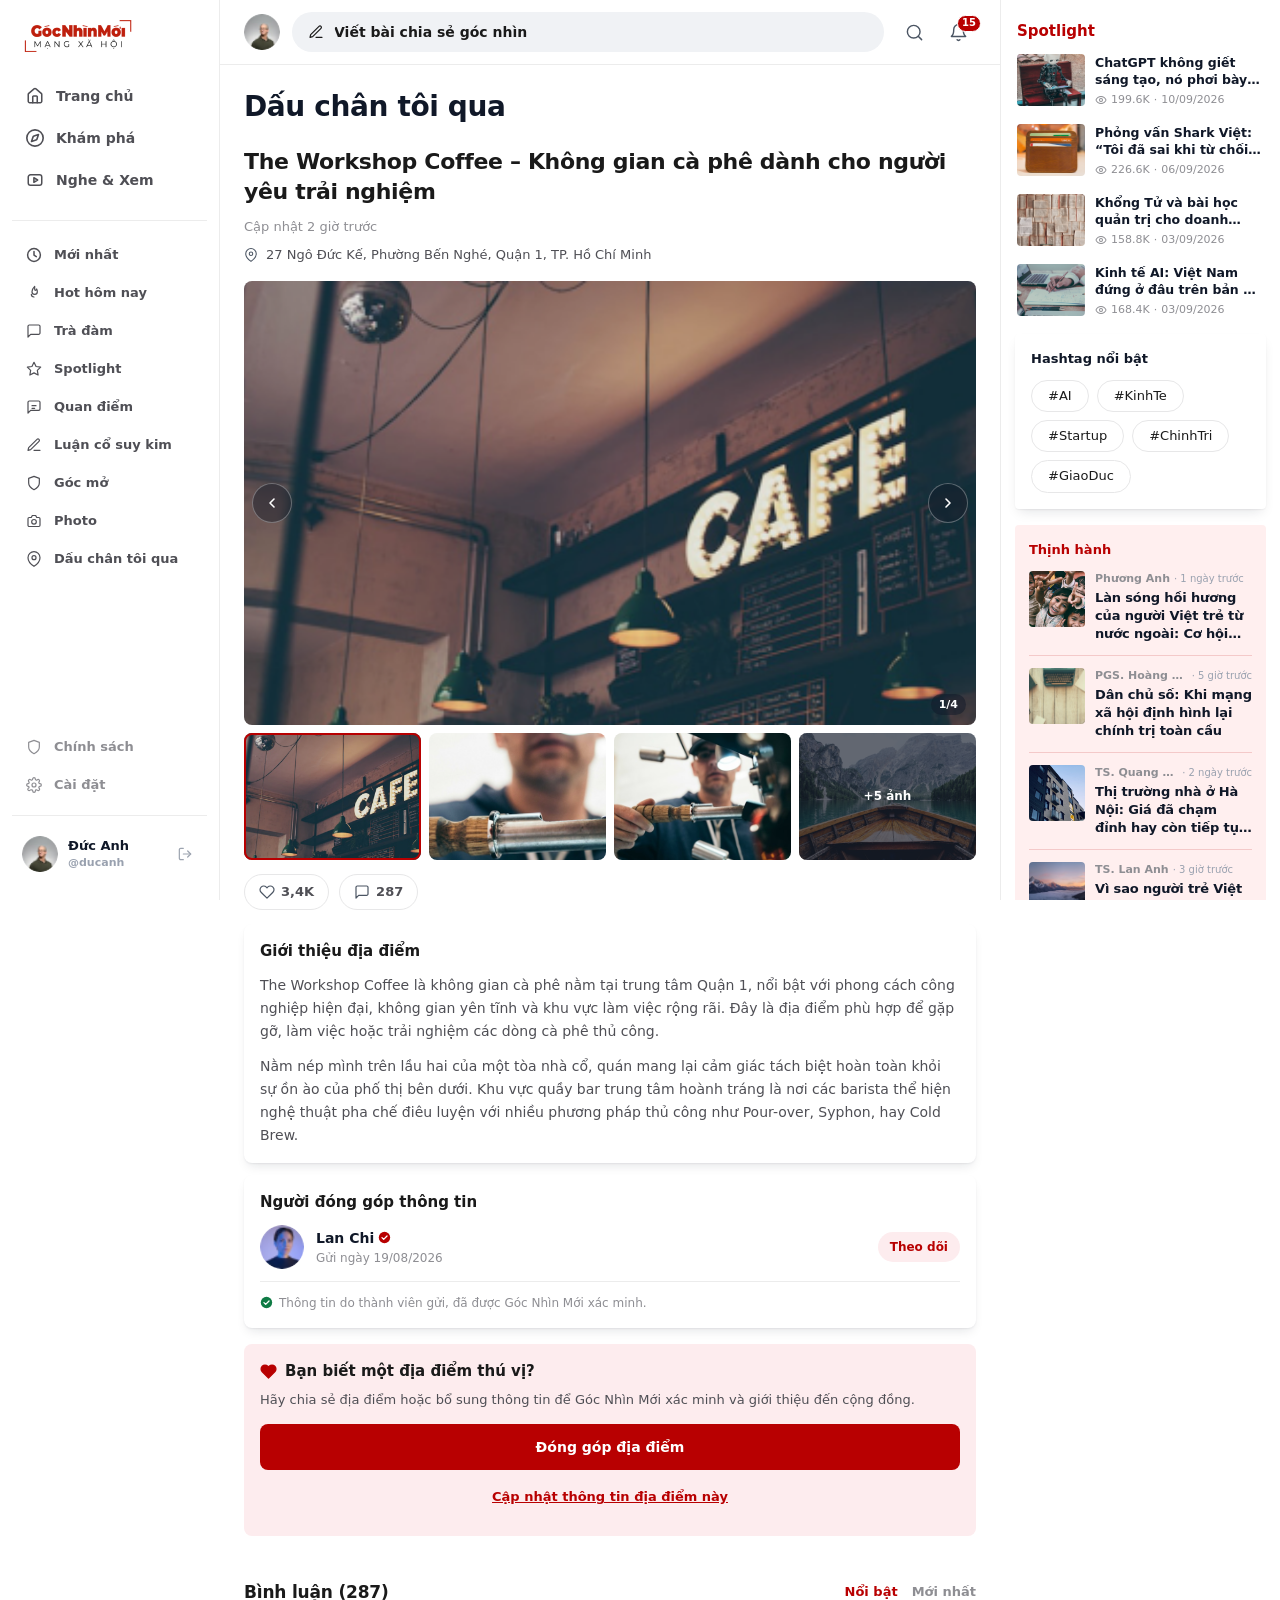
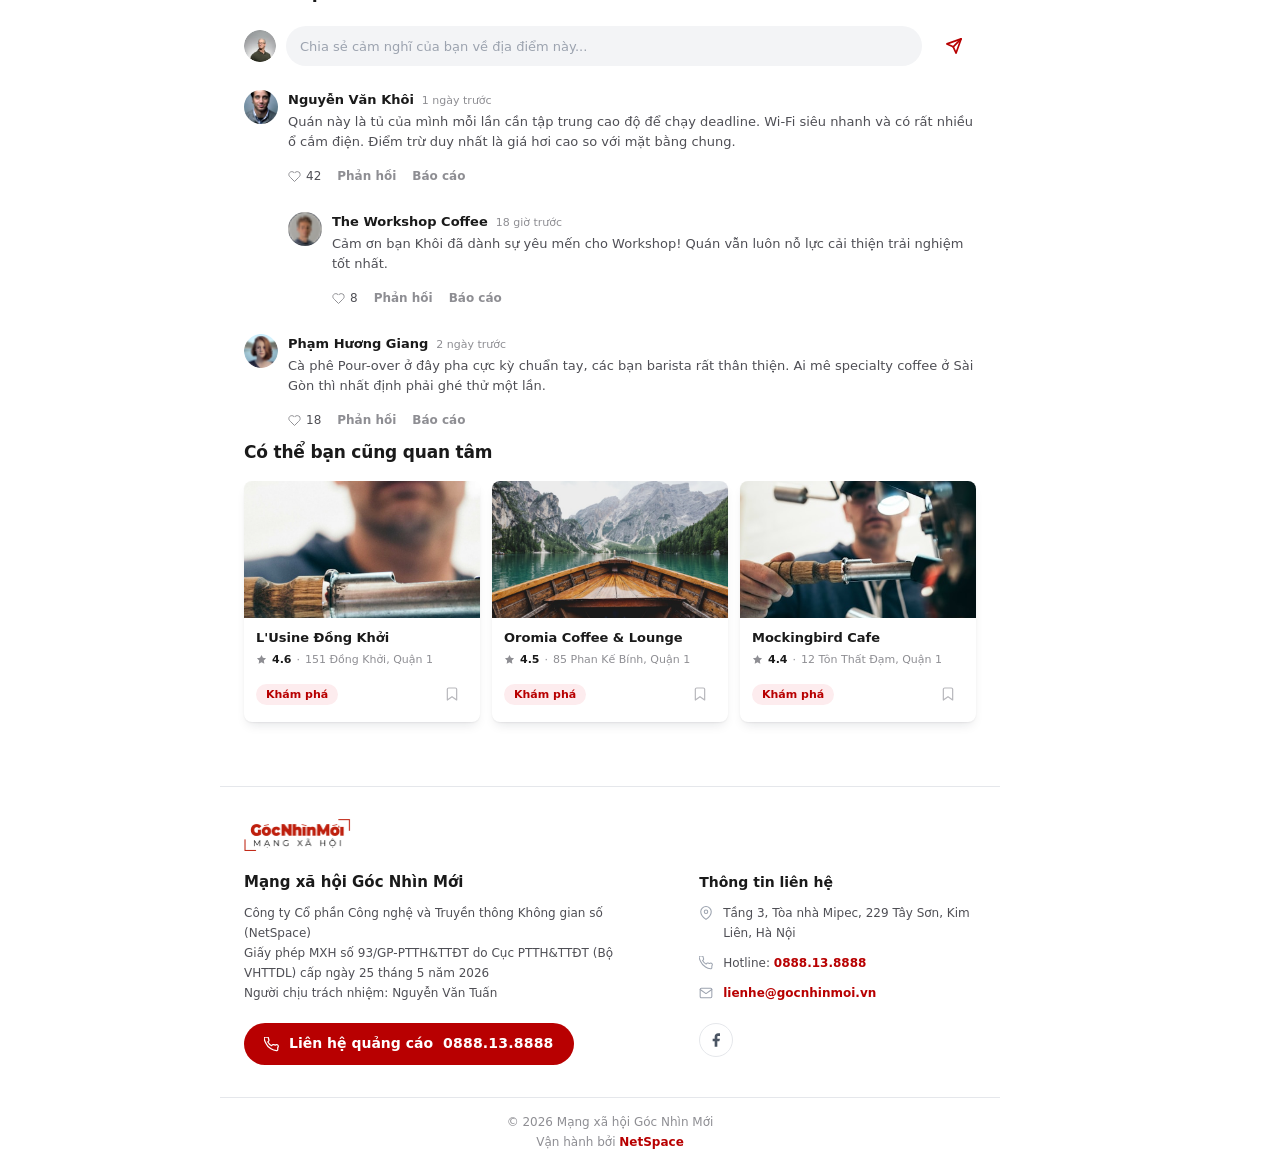
<file: dia-diem.html>
<!DOCTYPE html>
<html lang="vi">
<head>
<meta charset="utf-8">
<meta name="viewport" content="width=device-width, initial-scale=1, viewport-fit=cover">
<meta name="theme-color" content="#ffffff">
<meta name="description" content="The Workshop Coffee — không gian cà phê dành cho người yêu trải nghiệm, Quận 1, TP. Hồ Chí Minh.">
<title>The Workshop Coffee — Góc Nhìn Mới</title>

<link rel="preconnect" href="https://fonts.googleapis.com">
<link rel="preconnect" href="https://fonts.gstatic.com" crossorigin>
<link href="https://fonts.googleapis.com/css2?family=Be+Vietnam+Pro:wght@400;500;600;700;800&display=swap" rel="stylesheet">
<link rel="stylesheet" href="assets/css/tailwind.css">
</head>
<body class="v-web">

<!-- ============ Bộ icon (vector xuất trực tiếp từ Figma) ============ -->
<svg width="0" height="0" style="position:absolute" aria-hidden="true" focusable="false">
  <symbol id="i-flame" viewBox="0 0 24 24">
    <path d="M13 2s-4 4-4 8a4 4 0 008 0c0-1.5-.5-3-1-4 0 0-1 2-2 2s-1-2-1-2z" fill="none" stroke="currentColor" stroke-width="1.8" stroke-linecap="round" stroke-linejoin="round"/>
    <path d="M12 18a4 4 0 01-4-4" fill="none" stroke="currentColor" stroke-width="1.8" stroke-linecap="round" stroke-linejoin="round"/>
  </symbol>
  <symbol id="i-star-line" viewBox="0 0 24 24">
    <path d="M12 2l3.09 6.26L22 9.27l-5 4.87 1.18 6.88L12 17.77l-6.18 3.25L7 14.14 2 9.27l6.91-1.01L12 2z" fill="none" stroke="currentColor" stroke-width="1.8" stroke-linecap="round" stroke-linejoin="round"/>
  </symbol>
  <symbol id="i-comment-lines" viewBox="0 0 24 24">
    <path d="M21 15a2 2 0 01-2 2H7l-4 4V5a2 2 0 012-2h14a2 2 0 012 2z" fill="none" stroke="currentColor" stroke-width="1.8" stroke-linecap="round" stroke-linejoin="round"/>
    <path d="M9 10h6M9 14h4" fill="none" stroke="currentColor" stroke-width="1.8" stroke-linecap="round"/>
  </symbol>
  <symbol id="i-pencil" viewBox="0 0 24 24">
    <path d="M12 20h9" fill="none" stroke="currentColor" stroke-width="1.8" stroke-linecap="round"/>
    <path d="M16.5 3.5a2.121 2.121 0 013 3L7 19l-4 1 1-4z" fill="none" stroke="currentColor" stroke-width="1.8" stroke-linecap="round" stroke-linejoin="round"/>
  </symbol>
  <symbol id="i-shield" viewBox="0 0 24 24">
    <path d="M12 22s8-4 8-10V5l-8-3-8 3v7c0 6 8 10 8 10z" fill="none" stroke="currentColor" stroke-width="1.8" stroke-linecap="round" stroke-linejoin="round"/>
  </symbol>
  <symbol id="i-settings" viewBox="0 0 24 24">
    <circle cx="12" cy="12" r="3" fill="none" stroke="currentColor" stroke-width="1.8"/>
    <path d="M19.4 15a1.65 1.65 0 00.33 1.82l.06.06a2 2 0 11-2.83 2.83l-.06-.06a1.65 1.65 0 00-1.82-.33 1.65 1.65 0 00-1 1.51V21a2 2 0 11-4 0v-.09A1.65 1.65 0 008 19.4a1.65 1.65 0 00-1.82.33l-.06.06a2 2 0 11-2.83-2.83l.06-.06A1.65 1.65 0 004.6 15a1.65 1.65 0 00-1.51-1H3a2 2 0 110-4h.09A1.65 1.65 0 004.6 9a1.65 1.65 0 00-.33-1.82l-.06-.06a2 2 0 112.83-2.83l.06.06A1.65 1.65 0 009 4.6a1.65 1.65 0 001-1.51V3a2 2 0 114 0v.09a1.65 1.65 0 001 1.51 1.65 1.65 0 001.82-.33l.06-.06a2 2 0 112.83 2.83l-.06.06A1.65 1.65 0 0019.4 9a1.65 1.65 0 001.51 1H21a2 2 0 110 4h-.09a1.65 1.65 0 00-1.51 1z" fill="none" stroke="currentColor" stroke-width="1.8" stroke-linecap="round" stroke-linejoin="round"/>
  </symbol>
  <symbol id="i-logout" viewBox="0 0 24 24">
    <path d="M9.5 20.5H5.5a2 2 0 01-2-2v-13a2 2 0 012-2h4" fill="none" stroke="currentColor" stroke-width="1.8" stroke-linecap="round" stroke-linejoin="round"/>
    <path d="M16 16.5l4.5-4.5L16 7.5" fill="none" stroke="currentColor" stroke-width="1.8" stroke-linecap="round" stroke-linejoin="round"/>
    <path d="M20.5 12h-11" fill="none" stroke="currentColor" stroke-width="1.8" stroke-linecap="round"/>
  </symbol>
  <symbol id="i-menu" viewBox="0 0 15.5 13.5">
    <path d="M0.75 0.75H14.75" stroke="currentColor" stroke-width="1.5" stroke-linecap="round"/>
    <path d="M0.75 6.75H14.75" stroke="currentColor" stroke-width="1.5" stroke-linecap="round"/>
    <path d="M0.75 12.75H14.75" stroke="currentColor" stroke-width="1.5" stroke-linecap="round"/>
  </symbol>
  <symbol id="i-bell" viewBox="0 0 18.986 18.986">
    <path d="M10.8616 16.6128C10.7225 16.8525 10.5229 17.0515 10.2827 17.1899C10.0425 17.3282 9.77018 17.401 9.493 17.401C9.21582 17.401 8.94351 17.3282 8.70332 17.1899C8.46313 17.0515 8.26351 16.8525 8.12443 16.6128M14.2395 6.32867C14.2395 5.06982 13.7394 3.86253 12.8493 2.97238C11.9591 2.08224 10.7519 1.58217 9.493 1.58217C8.23415 1.58217 7.02686 2.08224 6.13672 2.97238C5.24658 3.86253 4.7465 5.06982 4.7465 6.32867C4.7465 11.8663 2.37325 13.4484 2.37325 13.4484H16.6128C16.6128 13.4484 14.2395 11.8663 14.2395 6.32867Z" stroke="currentColor" stroke-width="1.42395" stroke-linecap="round" stroke-linejoin="round"/>
  </symbol>
  <symbol id="i-search" viewBox="0 0 19.9842 19.9842">
    <path d="M9.15943 15.8208C12.8384 15.8208 15.8208 12.8384 15.8208 9.15943C15.8208 5.48044 12.8384 2.49803 9.15943 2.49803C5.48044 2.49803 2.49803 5.48044 2.49803 9.15943C2.49803 12.8384 5.48044 15.8208 9.15943 15.8208Z" stroke="currentColor" stroke-width="1.5" stroke-linecap="round" stroke-linejoin="round"/>
    <path d="M17.4862 17.4862L13.9057 13.9057" stroke="currentColor" stroke-width="1.5" stroke-linecap="round" stroke-linejoin="round"/>
  </symbol>
  <symbol id="i-them-nguoi" viewBox="0 0 20 20">
    <circle cx="8" cy="6" r="3.1" stroke="currentColor" stroke-width="1.7" fill="none"/>
    <path d="M2.6 17.2v-.8A4.4 4.4 0 0 1 7 12h2a4.4 4.4 0 0 1 4.4 4.4v.8" stroke="currentColor" stroke-width="1.7" stroke-linecap="round" fill="none"/>
    <path d="M16.4 4.4v4.4M14.2 6.6h4.4" stroke="currentColor" stroke-width="1.7" stroke-linecap="round"/>
  </symbol>
  <symbol id="i-them" viewBox="0 0 16 16">
    <path d="M8 3.5v9M3.5 8h9" stroke="currentColor" stroke-width="1.8" stroke-linecap="round"/>
  </symbol>
  <symbol id="i-check" viewBox="0 0 16 16">
    <path d="M3.2 8.6l3.1 3.1 6.5-7.4" stroke="currentColor" stroke-width="1.8" stroke-linecap="round" stroke-linejoin="round" fill="none"/>
  </symbol>
  <symbol id="i-chevron" viewBox="0 0 12.9904 12.9904">
    <path d="M4.8714 9.7428L8.119 6.4952L4.8714 3.2476" stroke="currentColor" stroke-width="1.3" stroke-linecap="round" stroke-linejoin="round"/>
  </symbol>
  <symbol id="i-heart" viewBox="0 0 15.9882 15.9882">
    <path d="M13.8831 3.07107C13.5428 2.73065 13.1388 2.46061 12.6942 2.27638C12.2496 2.09214 11.773 1.99731 11.2917 1.99731C10.8104 1.99731 10.3338 2.09214 9.88913 2.27638C9.44449 2.46061 9.0405 2.73065 8.70025 3.07107L7.9941 3.77721L7.28795 3.07107C6.60067 2.38378 5.66851 1.99766 4.69653 1.99766C3.72456 1.99766 2.7924 2.38378 2.10511 3.07107C1.41783 3.75835 1.03171 4.69052 1.03171 5.66249C1.03171 6.63446 1.41783 7.56662 2.10511 8.25391L2.81126 8.96005L7.9941 14.1429L13.1769 8.96005L13.8831 8.25391C14.2235 7.91366 14.4935 7.50967 14.6778 7.06502C14.862 6.62038 14.9568 6.14379 14.9568 5.66249C14.9568 5.18118 14.862 4.7046 14.6778 4.25995C14.4935 3.81531 14.2235 3.41132 13.8831 3.07107Z" stroke="currentColor" stroke-width="1.19912" stroke-linecap="round" stroke-linejoin="round"/>
  </symbol>
  <symbol id="i-comment" viewBox="0 0 15.9882 15.9882">
    <path d="M13.9897 9.99262C13.9897 10.346 13.8493 10.6849 13.5994 10.9347C13.3496 11.1846 13.0107 11.325 12.6573 11.325H4.66322L1.99852 13.9897V3.33087C1.99852 2.97751 2.1389 2.63863 2.38876 2.38876C2.63863 2.1389 2.97751 1.99852 3.33087 1.99852H12.6573C13.0107 1.99852 13.3496 2.1389 13.5994 2.38876C13.8493 2.63863 13.9897 2.97751 13.9897 3.33087V9.99262Z" stroke="currentColor" stroke-width="1.19912" stroke-linecap="round" stroke-linejoin="round"/>
  </symbol>
  <symbol id="i-share" viewBox="0 0 15.9882 15.9882">
    <path d="M5.72244 9.00002L10.2724 11.6514M10.2658 4.3368L5.72244 6.98818M11.9912 5.3294C12.5212 5.3294 13.0295 5.11884 13.4043 4.74405C13.7791 4.36925 13.9897 3.86092 13.9897 3.33087C13.9897 2.80083 13.7791 2.2925 13.4043 1.9177C13.0295 1.54291 12.5212 1.33235 11.9912 1.33235C11.4611 1.33235 10.9528 1.54291 10.578 1.9177C10.2032 2.2925 9.99262 2.80083 9.99262 3.33087C9.99262 3.86092 10.2032 4.36925 10.578 4.74405C10.9528 5.11884 11.4611 5.3294 11.9912 5.3294ZM3.99705 7.9941C4.52709 7.9941 5.03542 7.78354 5.41022 7.40875C5.78502 7.03395 5.99557 6.52562 5.99557 5.99557C5.99557 5.46553 5.78502 4.9572 5.41022 4.5824C5.03542 4.20761 4.52709 3.99705 3.99705 3.99705C3.46701 3.99705 2.95868 4.20761 2.58388 4.5824C2.20908 4.9572 1.99852 5.46553 1.99852 5.99557C1.99852 6.52562 2.20908 7.03395 2.58388 7.40875C2.95868 7.78354 3.46701 7.9941 3.99705 7.9941ZM11.9912 10.6588C11.4611 10.6588 10.9528 10.8694 10.578 11.2442C10.2032 11.619 9.99262 12.1273 9.99262 12.6573C9.99262 13.1874 10.2032 13.6957 10.578 14.0705C10.9528 14.4453 11.4611 14.6559 11.9912 14.6559C12.5212 14.6559 13.0295 14.4453 13.4043 14.0705C13.7791 13.6957 13.9897 13.1874 13.9897 12.6573C13.9897 12.1273 13.7791 11.619 13.4043 11.2442C13.0295 10.8694 12.5212 10.6588 11.9912 10.6588Z" stroke="currentColor" stroke-width="1.19912" stroke-linecap="round" stroke-linejoin="round"/>
  </symbol>
  <symbol id="i-bookmark" viewBox="0 0 15.9882 15.9882">
    <path d="M12.6573 13.9897L7.9941 10.6588L3.33087 13.9897V3.33087C3.33087 2.97751 3.47125 2.63863 3.72111 2.38876C3.97098 2.1389 4.30986 1.99852 4.66322 1.99852H11.325C11.6783 1.99852 12.0172 2.1389 12.2671 2.38876C12.517 2.63863 12.6573 2.97751 12.6573 3.33087V13.9897Z" stroke="currentColor" stroke-width="1.19912" stroke-linecap="round" stroke-linejoin="round"/>
  </symbol>
  <symbol id="i-more" viewBox="0 0 15.9882 15.9882">
    <path d="M7.9941 4.33014C8.54598 4.33014 8.99336 3.88275 8.99336 3.33087C8.99336 2.779 8.54598 2.33161 7.9941 2.33161C7.44222 2.33161 6.99484 2.779 6.99484 3.33087C6.99484 3.88275 7.44222 4.33014 7.9941 4.33014Z" fill="currentColor"/>
    <path d="M7.9941 8.99336C8.54598 8.99336 8.99336 8.54598 8.99336 7.9941C8.99336 7.44222 8.54598 6.99484 7.9941 6.99484C7.44222 6.99484 6.99484 7.44222 6.99484 7.9941C6.99484 8.54598 7.44222 8.99336 7.9941 8.99336Z" fill="currentColor"/>
    <path d="M7.9941 13.6566C8.54598 13.6566 8.99336 13.2092 8.99336 12.6573C8.99336 12.1054 8.54598 11.6581 7.9941 11.6581C7.44222 11.6581 6.99484 12.1054 6.99484 12.6573C6.99484 13.2092 7.44222 13.6566 7.9941 13.6566Z" fill="currentColor"/>
  </symbol>
  <symbol id="i-play" viewBox="0 0 17.9867 17.9867">
    <path d="M3.74723 2.24834L14.2395 8.99335L3.74723 15.7384V2.24834Z" fill="currentColor"/>
  </symbol>
  <symbol id="i-play-sm" viewBox="0 0 10.9919 10.9919">
    <path d="M2.28998 1.37399L8.70192 5.49595L2.28998 9.61791V1.37399Z" fill="currentColor"/>
  </symbol>
  <symbol id="i-pause" viewBox="0 0 16 16">
    <rect x="3.5" y="2.5" width="3.4" height="11" rx="1.2" fill="currentColor"/>
    <rect x="9.1" y="2.5" width="3.4" height="11" rx="1.2" fill="currentColor"/>
  </symbol>
  <symbol id="i-pin" viewBox="0 0 10.9919 10.9919">
    <path d="M9.61791 4.57996C9.61791 7.78593 5.49595 10.5339 5.49595 10.5339C5.49595 10.5339 1.37399 7.78593 1.37399 4.57996C1.37399 3.48675 1.80826 2.43831 2.58128 1.66529C3.3543 0.892273 4.40274 0.457996 5.49595 0.457996C6.58916 0.457996 7.6376 0.892273 8.41062 1.66529C9.18364 2.43831 9.61791 3.48675 9.61791 4.57996ZM5.49595 4.57996C5.67638 4.57996 5.85505 4.54442 6.02175 4.47537C6.18845 4.40632 6.33992 4.30511 6.46751 4.17753C6.59509 4.04994 6.6963 3.89847 6.76535 3.73177C6.8344 3.56507 6.86994 3.38641 6.86994 3.20597C6.86994 3.02554 6.8344 2.84687 6.76535 2.68017C6.6963 2.51347 6.59509 2.362 6.46751 2.23442C6.33992 2.10683 6.18845 2.00562 6.02175 1.93657C5.85505 1.86752 5.67638 1.83198 5.49595 1.83198C5.13155 1.83198 4.78207 1.97674 4.52439 2.23442C4.26672 2.49209 4.12196 2.84157 4.12196 3.20597C4.12196 3.57038 4.26672 3.91985 4.52439 4.17753C4.78207 4.4352 5.13155 4.57996 5.49595 4.57996Z" stroke="currentColor" stroke-width="0.915992" stroke-linecap="round" stroke-linejoin="round"/>
  </symbol>
  <symbol id="i-star" viewBox="0 0 10.9919 10.9919">
    <path d="M5.49595 0.915992L6.91116 3.78305L10.0759 4.24562L7.78593 6.47606L8.32636 9.62707L5.49595 8.13859L2.66554 9.62707L3.20597 6.47606L0.915992 4.24562L4.08074 3.78305L5.49595 0.915992Z" fill="currentColor"/>
  </symbol>
  <symbol id="i-bookmark-lg" viewBox="0 0 14.9889 14.9889">
    <path d="M11.8662 13.1153L7.49445 9.9926L3.12269 13.1153V3.12269C3.12269 2.79141 3.25429 2.4737 3.48853 2.23946C3.72278 2.00521 4.04049 1.87361 4.37176 1.87361H10.6171C10.9484 1.87361 11.2661 2.00521 11.5004 2.23946C11.7346 2.4737 11.8662 2.79141 11.8662 3.12269V13.1153Z" stroke="currentColor" stroke-width="1.24908" stroke-linecap="round" stroke-linejoin="round"/>
  </symbol>
  <symbol id="i-map-pin" viewBox="0 0 13.9897 13.9897">
    <path d="M12.241 5.82904C12.241 9.90937 6.99485 13.4068 6.99485 13.4068C6.99485 13.4068 1.74871 9.90937 1.74871 5.82904C1.74871 4.43768 2.30143 3.1033 3.28527 2.11946C4.26911 1.13562 5.60349 0.582904 6.99485 0.582904C8.38621 0.582904 9.72059 1.13562 10.7044 2.11946C11.6883 3.1033 12.241 4.43768 12.241 5.82904Z" stroke="currentColor" stroke-width="1.04923" stroke-linecap="round" stroke-linejoin="round"/>
    <path d="M6.99485 7.57775C7.96064 7.57775 8.74356 6.79483 8.74356 5.82904C8.74356 4.86325 7.96064 4.08033 6.99485 4.08033C6.02906 4.08033 5.24614 4.86325 5.24614 5.82904C5.24614 6.79483 6.02906 7.57775 6.99485 7.57775Z" stroke="currentColor" stroke-width="1.04923" stroke-linecap="round" stroke-linejoin="round"/>
  </symbol>
  <symbol id="i-phone" viewBox="0 0 13.9897 13.9897">
    <path d="M12.8239 9.86274V11.6115C12.8246 11.7738 12.7913 11.9345 12.7263 12.0832C12.6612 12.232 12.5658 12.3655 12.4462 12.4752C12.3266 12.585 12.1854 12.6685 12.0316 12.7205C11.8778 12.7726 11.7148 12.7919 11.5532 12.7773C9.75947 12.5824 8.0365 11.9694 6.5227 10.9877C4.424 9.78022 2.76573 7.93407 1.78952 5.71829C0.832491 4.19822 0.243667 2.47566 0.0699486 0.687827C0.168197 0.467119 0.332587 0.282385 0.540389 0.159166C0.748192 0.0359462 0.989142 -0.0196722 1.22993 0C1.22993 0 2.97864 0 2.97864 0C3.26153 -0.00278413 3.53578 0.0973909 3.75027 0.281853C3.96476 0.466316 4.10486 0.722479 4.14445 1.0026C4.21848 1.56218 4.35488 2.11186 4.55248 2.64056C4.63091 2.84919 4.64788 3.07594 4.60139 3.29392C4.5549 3.51191 4.4469 3.712 4.29017 3.87048L3.54989 4.61077C4.37968 6.0701 5.58798 7.2784 7.04731 8.1082L7.7876 7.36791C7.94608 7.21119 8.14618 7.10318 8.36416 7.05669C8.58215 7.0102 8.80889 7.02718 9.01753 7.1056C9.54622 7.30321 10.0959 7.43961 10.6555 7.51363C10.967 7.22609 11.38 7.07406 11.8036 7.09101C12.2272 7.10795 12.6267 7.29247 12.9142 7.60398C13.2018 7.9155 13.3538 8.32848 13.3369 8.75207C13.3199 9.17567 13.1354 9.57519 12.8239 9.86274Z" stroke="currentColor" stroke-width="1.04923" stroke-linecap="round" stroke-linejoin="round"/>
  </symbol>
  <symbol id="i-mail" viewBox="0 0 13.9897 13.9897">
    <path d="M2.33162 2.33162H11.6581C12.2993 2.33162 12.8239 2.85623 12.8239 3.49742V10.4923C12.8239 11.1335 12.2993 11.6581 11.6581 11.6581H2.33162C1.69042 11.6581 1.16581 11.1335 1.16581 10.4923V3.49742C1.16581 2.85623 1.69042 2.33162 2.33162 2.33162Z" stroke="currentColor" stroke-width="1.04923" stroke-linecap="round" stroke-linejoin="round"/>
    <path d="M12.8239 3.49743L6.99485 7.57775L1.16581 3.49743" stroke="currentColor" stroke-width="1.04923" stroke-linecap="round" stroke-linejoin="round"/>
  </symbol>
  <symbol id="i-phone-btn" viewBox="0 0 14.9889 14.9889">
    <path d="M13.7398 10.5672V12.4408C13.7405 12.6147 13.7049 12.7869 13.6352 12.9463C13.5655 13.1056 13.4633 13.2487 13.3352 13.3663C13.207 13.4839 13.0557 13.5734 12.8909 13.6291C12.7262 13.6848 12.5516 13.7055 12.3783 13.6899C10.4565 13.481 8.6105 12.8243 6.98857 11.7725C4.73998 10.4788 2.96327 8.50075 1.91733 6.12671C0.89195 4.49807 0.26107 2.65248 0.0749442 0.736954C0.18021 0.500482 0.356341 0.302554 0.578986 0.170533C0.80163 0.0385132 1.05979 -0.0210777 1.31777 0C1.31777 0 3.19139 0 3.19139 0C3.49448 -0.0029834 3.78831 0.104347 4.01813 0.301984C4.24794 0.499621 4.39804 0.774081 4.44046 1.0742C4.51978 1.67376 4.66592 2.2627 4.87764 2.82915C4.96167 3.05269 4.97985 3.29563 4.93004 3.52919C4.88023 3.76274 4.76451 3.97712 4.5966 4.14693L3.80343 4.94009C4.6925 6.50365 5.9871 7.79825 7.55066 8.68732L8.34382 7.89415C8.51363 7.72624 8.72801 7.61052 8.96156 7.56071C9.19512 7.5109 9.43806 7.52908 9.6616 7.61311C10.2281 7.82483 10.817 7.97097 11.4165 8.05029C11.7503 7.7422 12.1928 7.57932 12.6466 7.59747C13.1005 7.61563 13.5285 7.81333 13.8366 8.14709C14.1447 8.48085 14.3076 8.92333 14.2894 9.37718C14.2713 9.83104 14.0736 10.2591 13.7398 10.5672Z" stroke="currentColor" stroke-width="1.24908" stroke-linecap="round" stroke-linejoin="round"/>
  </symbol>
  <symbol id="i-close" viewBox="0 0 16 16">
    <path d="M3.5 3.5L12.5 12.5M12.5 3.5L3.5 12.5" stroke="currentColor" stroke-width="1.5" stroke-linecap="round"/>
  </symbol>
  <symbol id="i-eye" viewBox="0 0 13.9982 13.9982">
    <path d="M1.20268 6.79613C1.15407 6.92708 1.15407 7.07112 1.20268 7.20207C1.67611 8.35001 2.47973 9.33153 3.51166 10.0222C4.5436 10.7128 5.75737 11.0815 6.9991 11.0815C8.24083 11.0815 9.4546 10.7128 10.4865 10.0222C11.5185 9.33153 12.3221 8.35001 12.7955 7.20207C12.8441 7.07112 12.8441 6.92708 12.7955 6.79613C12.3221 5.64819 11.5185 4.66667 10.4865 3.97603C9.4546 3.28539 8.24083 2.9167 6.9991 2.9167C5.75737 2.9167 4.5436 3.28539 3.51166 3.97603C2.47973 4.66667 1.67611 5.64819 1.20268 6.79613Z" stroke="currentColor" stroke-width="1.16652" stroke-linecap="round" stroke-linejoin="round"/>
    <path d="M6.9991 8.74888C7.96549 8.74888 8.74902 7.96535 8.74902 6.99896C8.74902 6.03257 7.96549 5.24904 6.9991 5.24904C6.03271 5.24904 5.24918 6.03257 5.24918 6.99896C5.24918 7.96535 6.03271 8.74888 6.9991 8.74888Z" stroke="currentColor" stroke-width="1.16652" stroke-linecap="round" stroke-linejoin="round"/>
  </symbol>
  <symbol id="i-nav-home" viewBox="0 0 19.9674 19.9674">
    <path d="M12.4796 17.4715V10.8157C12.4796 10.595 12.392 10.3834 12.2359 10.2274C12.0799 10.0713 11.8683 9.9837 11.6476 9.9837H8.31975C8.0991 9.9837 7.88748 10.0713 7.73145 10.2274C7.57543 10.3834 7.48777 10.595 7.48777 10.8157V17.4715" stroke="currentColor" stroke-width="1.7" stroke-linecap="round" stroke-linejoin="round"/>
    <path d="M2.49593 8.31975C2.49587 8.0777 2.54862 7.83855 2.6505 7.61899C2.75237 7.39942 2.90093 7.20474 3.08579 7.04849L8.90962 2.05748C9.20995 1.80364 9.59047 1.66438 9.9837 1.66438C10.377 1.66438 10.7574 1.80364 11.0578 2.05748L16.8816 7.04849C17.0664 7.20474 17.215 7.39942 17.3169 7.61899C17.4187 7.83855 17.4715 8.0777 17.4715 8.31975V15.8075C17.4715 16.2488 17.2961 16.6721 16.9841 16.9841C16.6721 17.2961 16.2488 17.4715 15.8075 17.4715H4.15988C3.71857 17.4715 3.29534 17.2961 2.98328 16.9841C2.67123 16.6721 2.49593 16.2488 2.49593 15.8075V8.31975Z" stroke="currentColor" stroke-width="1.7" stroke-linecap="round" stroke-linejoin="round"/>
  </symbol>
  <symbol id="i-nav-media" viewBox="0 0 19.9674 19.9674">
    <path d="M14.9755 4.1632H4.99185C3.61339 4.1632 2.49592 5.28067 2.49592 6.65913V13.3183C2.49592 14.6967 3.61339 15.8142 4.99185 15.8142H14.9755C16.354 15.8142 17.4715 14.6967 17.4715 13.3183V6.65913C17.4715 5.28067 16.354 4.1632 14.9755 4.1632Z" stroke="currentColor" stroke-width="1.66728" stroke-linecap="round" stroke-linejoin="round"/>
    <path d="M8.73574 7.48777L12.8989 9.9837L8.73574 12.4796V7.48777Z" stroke="currentColor" stroke-width="1.66728" stroke-linecap="round" stroke-linejoin="round"/>
  </symbol>
  <symbol id="i-nav-explore" viewBox="0 0 18.3034 18.3034">
    <path d="M12.6793 5.62415L11.1784 10.126C11.0967 10.3711 10.9591 10.5937 10.7765 10.7765C10.5937 10.9591 10.3711 11.0967 10.126 11.1784L5.62415 12.6793L7.12503 8.17748C7.20672 7.9324 7.34435 7.7097 7.52702 7.52702C7.7097 7.34435 7.9324 7.20672 8.17748 7.12503L12.6793 5.62415Z" stroke="currentColor" stroke-width="1.66395" stroke-linecap="round" stroke-linejoin="round"/>
    <path d="M9.15172 17.4714C13.7466 17.4714 17.4714 13.7466 17.4714 9.15172C17.4714 4.55685 13.7466 0.831975 9.15172 0.831975C4.55685 0.831975 0.831975 4.55685 0.831975 9.15172C0.831975 13.7466 4.55685 17.4714 9.15172 17.4714Z" stroke="currentColor" stroke-width="1.66395" stroke-linecap="round" stroke-linejoin="round"/>
  </symbol>
  <symbol id="i-cong" viewBox="0 0 16 16">
    <path d="M8 2.5v11M2.5 8h11" stroke="currentColor" stroke-width="1.8" stroke-linecap="round" fill="none"/>
  </symbol>
  <symbol id="i-nav-write" viewBox="0 0 17.8844 17.8844">
    <path d="M8.52774 1.86889H2.70392C2.26261 1.86889 1.83938 2.0442 1.52732 2.35624C1.21527 2.6683 1.03997 3.09153 1.03997 3.53284V15.1805C1.03997 15.6218 1.21527 16.045 1.52732 16.3571C1.83938 16.6691 2.26261 16.8445 2.70392 16.8445H14.3515C14.7929 16.8445 15.2161 16.6691 15.5282 16.3571C15.8402 16.045 16.0155 15.6218 16.0155 15.1805V9.35666" stroke="currentColor" stroke-width="2.07994" stroke-linecap="round" stroke-linejoin="round"/>
    <path d="M13.8316 1.5569C14.1626 1.22591 14.6114 1.03997 15.0795 1.03997C15.5476 1.03997 15.9966 1.22591 16.3275 1.5569C16.6585 1.88788 16.8444 2.33678 16.8444 2.80486C16.8444 3.27294 16.6585 3.72184 16.3275 4.05283L8.82889 11.5522C8.63135 11.7496 8.38731 11.8941 8.11924 11.9724L5.72898 12.6713C5.65739 12.6922 5.5815 12.6934 5.50926 12.6749C5.43702 12.6564 5.37109 12.6188 5.31835 12.5661C5.26563 12.5133 5.22804 12.4474 5.20952 12.3751C5.19102 12.3029 5.19227 12.227 5.21315 12.1554L5.91201 9.76512C5.99065 9.49734 6.13542 9.25355 6.33299 9.05631L13.8316 1.5569Z" stroke="currentColor" stroke-width="2.07994" stroke-linecap="round" stroke-linejoin="round"/>
  </symbol>
  <symbol id="i-verified" viewBox="0 0 16 16">
    <circle cx="8" cy="8" r="7" fill="currentColor"/>
    <path d="M4.9 8.2L7 10.3L11.1 6.2" stroke="#fff" stroke-width="1.6" stroke-linecap="round" stroke-linejoin="round" fill="none"/>
  </symbol>
  <symbol id="i-nav-user" viewBox="0 0 19.9674 19.9674">
    <path d="M16.6395 17.4715V15.8075C16.6395 14.9249 16.2889 14.0784 15.6648 13.4543C15.0407 12.8302 14.1943 12.4796 13.3116 12.4796H6.6558C5.77316 12.4796 4.9267 12.8302 4.3026 13.4543C3.6785 14.0784 3.3279 14.9249 3.3279 15.8075V17.4715" stroke="currentColor" stroke-width="1.7" stroke-linecap="round" stroke-linejoin="round"/>
    <path d="M9.9837 9.1517C11.8217 9.1517 13.3116 7.6618 13.3116 5.8237C13.3116 3.9857 11.8217 2.4958 9.9837 2.4958C8.1457 2.4958 6.6558 3.9857 6.6558 5.8237C6.6558 7.6618 8.1457 9.1517 9.9837 9.1517Z" stroke="currentColor" stroke-width="1.7" stroke-linecap="round" stroke-linejoin="round"/>
  </symbol>
  <symbol id="i-clock" viewBox="0 0 16 16">
    <circle cx="8" cy="8" r="6.4" stroke="currentColor" stroke-width="1.5" fill="none"/>
    <path d="M8 4.6V8.2L10.3 9.6" stroke="currentColor" stroke-width="1.5" stroke-linecap="round" stroke-linejoin="round" fill="none"/>
  </symbol>
  <symbol id="i-alert" viewBox="0 0 16 16">
    <circle cx="8" cy="8" r="6.4" stroke="currentColor" stroke-width="1.5" fill="none"/>
    <path d="M8 4.9V8.6" stroke="currentColor" stroke-width="1.5" stroke-linecap="round"/>
    <circle cx="8" cy="11.1" r=".95" fill="currentColor"/>
  </symbol>
  <symbol id="i-draft" viewBox="0 0 16 16">
    <path d="M9.1 1.9H4.4C3.85 1.9 3.4 2.35 3.4 2.9V13.1C3.4 13.65 3.85 14.1 4.4 14.1H11.6C12.15 14.1 12.6 13.65 12.6 13.1V5.4L9.1 1.9Z" stroke="currentColor" stroke-width="1.5" stroke-linejoin="round" fill="none"/>
    <path d="M9.1 1.9V5.4H12.6" stroke="currentColor" stroke-width="1.5" stroke-linejoin="round" fill="none"/>
  </symbol>
  <symbol id="i-link" viewBox="0 0 16 16">
    <path d="M6.7 8.65C6.98 9.02 7.34 9.33 7.75 9.55C8.16 9.77 8.62 9.9 9.08 9.93C9.55 9.96 10.01 9.89 10.45 9.73C10.88 9.56 11.28 9.31 11.6 8.98L13.6 6.98C14.18 6.38 14.5 5.58 14.49 4.75C14.48 3.92 14.15 3.13 13.56 2.54C12.97 1.95 12.18 1.62 11.35 1.61C10.52 1.6 9.72 1.92 9.13 2.5L7.98 3.64" stroke="currentColor" stroke-width="1.5" stroke-linecap="round" stroke-linejoin="round" fill="none"/>
    <path d="M9.3 7.35C9.02 6.98 8.66 6.67 8.25 6.45C7.84 6.23 7.38 6.1 6.92 6.07C6.45 6.04 5.99 6.11 5.55 6.27C5.12 6.44 4.72 6.69 4.4 7.02L2.4 9.02C1.82 9.62 1.5 10.42 1.51 11.25C1.52 12.08 1.85 12.87 2.44 13.46C3.03 14.05 3.82 14.38 4.65 14.39C5.48 14.4 6.28 14.08 6.87 13.5L8.02 12.36" stroke="currentColor" stroke-width="1.5" stroke-linecap="round" stroke-linejoin="round" fill="none"/>
  </symbol>
  <symbol id="i-send" viewBox="0 0 16 16">
    <path d="M14.3 1.7L7.3 8.7" stroke="currentColor" stroke-width="1.5" stroke-linecap="round" stroke-linejoin="round" fill="none"/>
    <path d="M14.3 1.7L9.85 14.3L7.3 8.7L1.7 6.15L14.3 1.7Z" stroke="currentColor" stroke-width="1.5" stroke-linecap="round" stroke-linejoin="round" fill="none"/>
  </symbol>
  <symbol id="i-trash" viewBox="0 0 16 16">
    <path d="M2.4 4.2H13.6" stroke="currentColor" stroke-width="1.5" stroke-linecap="round"/>
    <path d="M5.6 4.2V2.9C5.6 2.35 6.05 1.9 6.6 1.9H9.4C9.95 1.9 10.4 2.35 10.4 2.9V4.2" stroke="currentColor" stroke-width="1.5" stroke-linecap="round" stroke-linejoin="round" fill="none"/>
    <path d="M12.3 4.2V13.1C12.3 13.65 11.85 14.1 11.3 14.1H4.7C4.15 14.1 3.7 13.65 3.7 13.1V4.2" stroke="currentColor" stroke-width="1.5" stroke-linecap="round" stroke-linejoin="round" fill="none"/>
  </symbol>
  <symbol id="i-camera" viewBox="0 0 20 20">
    <path d="M17.5 15.4C17.5 16.2 16.8 16.9 16 16.9H4C3.2 16.9 2.5 16.2 2.5 15.4V7.1C2.5 6.3 3.2 5.6 4 5.6H6.6L7.9 3.1H12.1L13.4 5.6H16C16.8 5.6 17.5 6.3 17.5 7.1V15.4Z" stroke="currentColor" stroke-width="1.5" stroke-linejoin="round" fill="none"/>
    <circle cx="10" cy="11" r="2.9" stroke="currentColor" stroke-width="1.5" fill="none"/>
  </symbol>
  <symbol id="i-facebook" viewBox="0 0 15.9882 15.9882">
    <path d="M11.9912 1.33235H9.99263C9.10922 1.33235 8.262 1.68328 7.63734 2.30794C7.01268 2.9326 6.66175 3.77982 6.66175 4.66322V6.66175H4.66323V9.32645H6.66175V14.6559H9.32645V9.32645H11.325L11.9912 6.66175H9.32645V4.66322C9.32645 4.48654 9.39664 4.3171 9.52157 4.19217C9.6465 4.06724 9.81594 3.99705 9.99263 3.99705H11.9912V1.33235Z" fill="currentColor"/>
  </symbol>
</svg>

<div class="page">

  <!-- ============ Header trang con ============ -->
  <header class="app-header sticky top-0 z-50 bg-surface border-b border-line-3 shadow-header" id="appHeader">
    <div class="shell w-full max-w-shell mx-auto px-4 app-header__inner h-[64px] flex items-center justify-between gap-2">
      <a class="btn-back size-5 grid place-items-center text-icon-dark" href="index.html" data-back aria-label="Quay lại">
        <svg class="icon size-4 flex-none" aria-hidden="true"><use href="#i-chevron"></use></svg>
      </a>

      <h1 class="page-title text-[20px] font-semibold leading-[28px] text-[#000] truncate">Dấu chân tôi qua</h1>

      <span style="display:flex;gap:4px">
        <button class="icon-btn relative size-9 grid place-items-center rounded-full text-icon-dark transition-colors active:bg-surface-fill" type="button" aria-label="Mở menu" aria-expanded="false" aria-controls="drawer" data-drawer-open><svg class="icon size-4 flex-none" aria-hidden="true"><use href="#i-menu"></use></svg></button>
        <button class="icon-btn relative size-9 grid place-items-center rounded-full text-icon-dark transition-colors active:bg-surface-fill" type="button" data-share aria-label="Chia sẻ địa điểm"><svg class="icon size-4 flex-none" aria-hidden="true"><use href="#i-share"></use></svg></button>
        <button class="icon-btn relative size-9 grid place-items-center rounded-full text-icon-dark transition-colors active:bg-surface-fill" type="button" data-toast="Tuỳ chọn khác" aria-label="Tuỳ chọn khác"><svg class="icon size-4 flex-none" aria-hidden="true"><use href="#i-more"></use></svg></button>
      </span>
    </div>
  </header>


  <!-- ============ Cột điều hướng (chỉ hiện ở màn rộng) ============ -->
  <aside class="desknav" aria-label="Điều hướng chính">
    <a class="desknav__brand" href="index.html" aria-label="Góc Nhìn Mới — về trang chủ">
      <img src="assets/img/logo-gnm.png" alt="Góc Nhìn Mới" width="108" height="32">
    </a>

    <nav aria-label="Khu vực chính">
      <ul class="desknav__list">
        <li><a class="desknav__link" href="index.html"><svg class="icon size-4 flex-none desknav__ico" aria-hidden="true"><use href="#i-nav-home"></use></svg>Trang chủ</a></li>
        <li><a class="desknav__link" href="kham-pha.html"><svg class="icon size-4 flex-none desknav__ico" aria-hidden="true"><use href="#i-nav-explore"></use></svg>Khám phá</a></li>
        <li><a class="desknav__link" href="nghe-va-xem.html"><svg class="icon size-4 flex-none desknav__ico" aria-hidden="true"><use href="#i-nav-media"></use></svg>Nghe & Xem</a></li>
      </ul>
    </nav>

    <nav class="desknav__group" aria-label="Chuyên mục">
      <ul class="desknav__list">
        <li><a class="desknav__link desknav__link--sub" href="moi-nhat.html"><svg class="icon size-4 flex-none desknav__ico" aria-hidden="true"><use href="#i-clock"></use></svg>Mới nhất</a></li>
        <li><a class="desknav__link desknav__link--sub" href="hot-hom-nay.html"><svg class="icon size-4 flex-none desknav__ico" aria-hidden="true"><use href="#i-flame"></use></svg>Hot hôm nay</a></li>
        <li><a class="desknav__link desknav__link--sub" href="tra-dam.html"><svg class="icon size-4 flex-none desknav__ico" aria-hidden="true"><use href="#i-comment"></use></svg>Trà đàm</a></li>
        <li><a class="desknav__link desknav__link--sub" href="spotlight.html"><svg class="icon size-4 flex-none desknav__ico" aria-hidden="true"><use href="#i-star-line"></use></svg>Spotlight</a></li>
        <li><a class="desknav__link desknav__link--sub" href="quan-diem.html"><svg class="icon size-4 flex-none desknav__ico" aria-hidden="true"><use href="#i-comment-lines"></use></svg>Quan điểm</a></li>
        <li><a class="desknav__link desknav__link--sub" href="luan-co-suy-kim.html"><svg class="icon size-4 flex-none desknav__ico" aria-hidden="true"><use href="#i-pencil"></use></svg>Luận cổ suy kim</a></li>
        <li><a class="desknav__link desknav__link--sub" href="goc-mo.html"><svg class="icon size-4 flex-none desknav__ico" aria-hidden="true"><use href="#i-shield"></use></svg>Góc mở</a></li>
        <li><a class="desknav__link desknav__link--sub" href="photo.html"><svg class="icon size-4 flex-none desknav__ico" aria-hidden="true"><use href="#i-camera"></use></svg>Photo</a></li>
        <li><a class="desknav__link desknav__link--sub" href="dau-chan-toi-qua-list.html"><svg class="icon size-4 flex-none desknav__ico" aria-hidden="true"><use href="#i-map-pin"></use></svg>Dấu chân tôi qua</a></li>
      </ul>
    </nav>

        <div class="desknav__foot">
      <ul class="desknav__list">
        <li><a class="desknav__link desknav__link--sub desknav__link--mute" href="#"><svg class="icon size-4 flex-none desknav__ico" aria-hidden="true"><use href="#i-shield"></use></svg>Chính sách</a></li>
        <li><a class="desknav__link desknav__link--sub desknav__link--mute" href="#"><svg class="icon size-4 flex-none desknav__ico" aria-hidden="true"><use href="#i-settings"></use></svg>Cài đặt</a></li>
      </ul>

      <div class="desknav__me">
        <a class="desknav__me__lk" href="ca-nhan.html">
          <img src="assets/img/avatar-duc-anh.png" alt="" width="36" height="36" loading="lazy">
          <span class="desknav__me__body">
          <span class="desknav__me__name">Đức Anh</span>
          <span class="desknav__me__handle">@ducanh</span>
        </span>
        </a>
        <button class="desknav__me__out" type="button" data-dang-xuat aria-label="Đăng xuất" title="Đăng xuất">
          <svg class="icon size-4 flex-none" aria-hidden="true"><use href="#i-logout"></use></svg>
        </button>
      </div>
    </div>
  </aside>
  <main id="main">
    <div class="deskbar">
      <button class="deskbar__menu" type="button" aria-label="Mở menu chuyên mục" aria-expanded="false" aria-controls="drawer" data-drawer-open>
        <svg class="icon size-4 flex-none" aria-hidden="true"><use href="#i-menu"></use></svg>
      </button>
      <a class="deskbar__logo" href="index.html" aria-label="Góc Nhìn Mới — về trang chủ">
        <img src="assets/img/logo-gnm.png" alt="Góc Nhìn Mới" width="108" height="32">
      </a>
      <a class="deskbar__ava" href="ca-nhan.html" aria-label="Trang cá nhân của bạn"><img class="deskbar__compose-ava" src="assets/img/avatar-duc-anh.png" alt="" width="36" height="36"></a>
      <button class="deskbar__compose" type="button" data-them-nd aria-label="Viết bài chia sẻ góc nhìn">
        <svg class="icon size-4 flex-none deskbar__compose-but" aria-hidden="true"><use href="#i-pencil"></use></svg>
        <span class="deskbar__compose-txt">Viết bài chia sẻ góc nhìn</span>
      </button>
      <div class="deskbar__cuoi">
        <button class="icon-btn relative size-9 grid place-items-center rounded-full text-icon-dark transition-colors active:bg-surface-fill" type="button" aria-label="Tìm kiếm" aria-expanded="false" aria-controls="deskTim" data-desk-tim>
        <svg class="icon size-4 flex-none" aria-hidden="true"><use href="#i-search"></use></svg>
      </button>
      <a class="icon-btn relative size-9 grid place-items-center rounded-full text-icon-dark transition-colors active:bg-surface-fill" href="thong-bao.html" aria-label="Thông báo" data-chuong>
        <svg class="icon size-4 flex-none" aria-hidden="true"><use href="#i-bell"></use></svg>
        <span class="icon-btn__dot absolute top-[6px] left-[22px] size-2 rounded-full bg-primary-800" aria-hidden="true" hidden></span>
      </a>
      <a class="deskbar__toi" href="ca-nhan.html" aria-label="Trang cá nhân của bạn">
        <img src="assets/img/avatar-duc-anh.png" alt="" width="32" height="32">
      </a>
      </div>
      <div class="deskbar__tim" id="deskTim" hidden>
        <form class="deskbar__tim-form" role="search" onsubmit="return false">
          <svg class="icon size-4 flex-none" aria-hidden="true"><use href="#i-search"></use></svg>
          <input type="search" placeholder="Tìm bài viết, tác giả, chủ đề..." autocomplete="off" aria-label="Tìm kiếm" data-search>
          <button class="deskbar__tim-xoa" type="button" aria-label="Xoá từ khoá" data-desk-tim-xoa><svg class="icon size-4 flex-none" aria-hidden="true"><use href="#i-close"></use></svg></button>
          <button class="deskbar__tim-tim" type="submit">Tìm</button>
        </form>
        <p class="deskbar__tim-tieude">Tìm kiếm gần đây</p>
        <ul class="deskbar__tim-ds">
          <li><button type="button" data-tim-goiy="Hà Nội"><svg class="icon size-4 flex-none" aria-hidden="true"><use href="#i-clock"></use></svg>Hà Nội</button></li>
          <li><button type="button" data-tim-goiy="Du lịch Việt Nam"><svg class="icon size-4 flex-none" aria-hidden="true"><use href="#i-clock"></use></svg>Du lịch Việt Nam</button></li>
        </ul>
      </div>
    </div>

    <h1 class="deskhead">Dấu chân tôi qua</h1>

    <!-- ============ Thông tin địa điểm ============ -->
    <section class="pt-[18px] shell w-full max-w-shell mx-auto px-4" aria-labelledby="place-title">
      <h1 class="text-[22px] font-extrabold leading-[30px] tracking-[-.015em] text-ink" id="place-title">The Workshop Coffee – Không gian cà phê dành cho người yêu trải nghiệm</h1>

      <p class="flex items-center gap-2 flex-wrap pt-[10px] text-[13px] leading-[20px] text-ink-muted">
        <span>Cập nhật 2 giờ trước</span>
      </p>
      <p class="place-detail__addr flex items-start gap-2 pt-2 text-[13px] leading-[20px] text-ink-action"><svg class="icon size-4 flex-none" aria-hidden="true"><use href="#i-map-pin"></use></svg>27 Ngô Đức Kế, Phường Bến Nghé, Quận 1, TP. Hồ Chí Minh</p>

      <div class="place-hero relative block mt-4 rounded-md overflow-hidden aspect-[343/208] bg-surface-fill" data-gallery>
        <img src="assets/img/place-workshop-coffee.png" alt="Không gian bên trong The Workshop Coffee" width="343" height="208">
        <button class="place-hero__nav absolute top-[50%] -translate-y-[50%] size-10 grid place-items-center rounded-full border border-[rgba(255,255,255,.3)] bg-surface-dark/[.42] backdrop-blur-[4px] text-surface place-hero__nav--prev left-2" type="button" data-gallery-prev aria-label="Ảnh trước"><svg class="icon size-4 flex-none" aria-hidden="true"><use href="#i-chevron"></use></svg></button>
        <button class="place-hero__nav absolute top-[50%] -translate-y-[50%] size-10 grid place-items-center rounded-full border border-[rgba(255,255,255,.3)] bg-surface-dark/[.42] backdrop-blur-[4px] text-surface right-2" type="button" data-gallery-next aria-label="Ảnh sau"><svg class="icon size-4 flex-none" aria-hidden="true"><use href="#i-chevron"></use></svg></button>
        <span class="absolute right-[10px] bottom-[10px] px-2 py-[3px] rounded-full bg-surface-dark/50 text-surface text-[11px] font-semibold tabular-nums" data-gallery-count>1/4</span>
      </div>

      <div class="grid grid-cols-4 gap-2 pt-2">
        <button class="place-strip__item relative block aspect-[1/.72] rounded-md overflow-hidden bg-surface-fill" type="button" data-gallery-go="0"><img src="assets/img/place-workshop-coffee.png" alt="" loading="lazy"></button>
        <button class="place-strip__item relative block aspect-[1/.72] rounded-md overflow-hidden bg-surface-fill" type="button" data-gallery-go="1"><img src="assets/img/cover-sai-gon.png" alt="" loading="lazy"></button>
        <button class="place-strip__item relative block aspect-[1/.72] rounded-md overflow-hidden bg-surface-fill" type="button" data-gallery-go="2"><img src="assets/img/kp-sai-gon-5h.jpg" alt="" loading="lazy"></button>
        <button class="place-strip__item relative block aspect-[1/.72] rounded-md overflow-hidden bg-surface-fill" type="button" data-gallery-go="3">
          <img src="assets/img/cover-du-lich.png" alt="" loading="lazy">
          <span class="absolute inset-0 grid place-items-center bg-surface-dark/[.62] text-surface text-[12px] font-bold">+5 ảnh</span>
        </button>
      </div>

      <div class="place-acts flex gap-[10px] py-[14px]">
        <button class="act-pill flex-none inline-flex items-center gap-[6px] min-h-[36px] px-[14px] border border-line-2 rounded-full bg-surface text-[13px] font-semibold text-ink-action tabular-nums aria-pressed:text-primary-800" type="button" data-like data-count="3400" aria-pressed="false" aria-label="Thích địa điểm này"><svg class="icon size-4 flex-none" aria-hidden="true"><use href="#i-heart"></use></svg>3,4K</button>
        <button class="act-pill flex-none inline-flex items-center gap-[6px] min-h-[36px] px-[14px] border border-line-2 rounded-full bg-surface text-[13px] font-semibold text-ink-action tabular-nums aria-pressed:text-primary-800" type="button" data-goto="#cmt-title" aria-label="Xem phần bình luận"><svg class="icon size-4 flex-none" aria-hidden="true"><use href="#i-comment"></use></svg>287</button>
      </div>

      <div class="info-card p-4 rounded-md bg-surface shadow-card">
        <h2 class="text-[15px] font-extrabold leading-[22px] text-ink">Giới thiệu địa điểm</h2>
        <p>The Workshop Coffee là không gian cà phê nằm tại trung tâm Quận 1, nổi bật với phong cách công nghiệp hiện đại, không gian yên tĩnh và khu vực làm việc rộng rãi. Đây là địa điểm phù hợp để gặp gỡ, làm việc hoặc trải nghiệm các dòng cà phê thủ công.</p>
        <p>Nằm nép mình trên lầu hai của một tòa nhà cổ, quán mang lại cảm giác tách biệt hoàn toàn khỏi sự ồn ào của phố thị bên dưới. Khu vực quầy bar trung tâm hoành tráng là nơi các barista thể hiện nghệ thuật pha chế điêu luyện với nhiều phương pháp thủ công như Pour-over, Syphon, hay Cold Brew.</p>
      </div>

      <!-- ============ Người đóng góp ============ -->
      <div class="info-card p-4 rounded-md bg-surface shadow-card contributor mt-3">
        <h2 class="text-[15px] font-extrabold leading-[22px] text-ink">Người đóng góp thông tin</h2>
        <div class="flex items-center gap-3 pt-3">
          <a class="contributor__ava flex-none" href="ca-nhan.html?tac-gia=lan-chi" aria-label="Xem trang cá nhân của Lan Chi"><img src="assets/img/avatar-lan-chi.png" alt="" width="44" height="44" loading="lazy"></a>
          <div class="flex-1 min-w-0">
            <p class="contributor__name flex items-center gap-1 pt-0 text-[14px] font-bold leading-[20px] text-ink-strong"><a href="ca-nhan.html?tac-gia=lan-chi">Lan Chi</a><svg class="icon size-4 flex-none" aria-hidden="true"><use href="#i-verified"></use></svg></p>
            <p class="contributor__meta pt-px text-[12px] leading-[18px] text-ink-muted">Gửi ngày 19/08/2026</p>
          </div>
          <button class="flex-none px-3 py-[6px] rounded-full bg-[#fdecee] text-primary-800 text-[12px] font-bold leading-[18px] transition-colors duration-[180] ease-out aria-pressed:hidden" type="button" data-follow aria-pressed="false">Theo dõi</button>
        </div>
        <p class="contributor__note flex items-start gap-[6px] mt-3 pt-3 border-t border-line text-[12px] leading-[18px] text-ink-muted"><svg class="icon size-4 flex-none" aria-hidden="true"><use href="#i-verified"></use></svg>Thông tin do thành viên gửi, đã được Góc Nhìn Mới xác minh.</p>
      </div>

      <!-- ============ Mời đóng góp ============ -->
      <section class="contrib mt-4 p-4 rounded-md bg-[#fdecee]" aria-labelledby="contrib-title">
        <h2 class="contrib__head flex items-center gap-2 text-[15px] font-extrabold leading-[22px] text-ink" id="contrib-title"><svg class="icon size-4 flex-none" aria-hidden="true"><use href="#i-heart"></use></svg>Bạn biết một địa điểm thú vị?</h2>
        <p>Hãy chia sẻ địa điểm hoặc bổ sung thông tin để Góc Nhìn Mới xác minh và giới thiệu đến cộng đồng.</p>
        <button class="w-full min-h-[46px] mt-[14px] inline-flex items-center justify-center rounded-md bg-primary-800 text-surface text-[14px] font-bold" type="button" data-contrib>Đóng góp địa điểm</button>
        <a class="block min-h-[44px] mt-[6px] pt-3 text-center text-[13px] font-bold text-primary-800 underline" href="#" data-contrib-update>Cập nhật thông tin địa điểm này</a>
      </section>
    </section>

    <!-- ============ Bình luận ============ -->
    <section class="shell w-full max-w-shell mx-auto px-4 profile-section mt-[30px]" aria-labelledby="cmt-title">
      <div class="flex items-center justify-between gap-3 pt-1">
        <h2 class="section-title text-[15px] font-extrabold leading-[22.5px] tracking-[-.011em] text-ink" id="cmt-title">Bình luận (287)</h2>
        <div class="cmt-sort flex gap-[14px]" role="tablist">
          <button type="button" role="tab" aria-selected="true">Nổi bật</button>
          <button type="button" role="tab" aria-selected="false">Mới nhất</button>
        </div>
      </div>

      <form class="cmt-form flex items-center gap-[10px] pt-[10px] pb-[6px]" onsubmit="return false">
        <img src="assets/img/avatar-duc-anh.png" alt="" width="32" height="32">
        <label class="sr-only" for="cmtInput">Chia sẻ cảm nghĩ của bạn về địa điểm này</label>
        <input id="cmtInput" type="text" placeholder="Chia sẻ cảm nghĩ của bạn về địa điểm này...">
        <button type="button" data-toast="Đã gửi bình luận" aria-label="Gửi bình luận"><svg class="icon size-4 flex-none" aria-hidden="true"><use href="#i-send"></use></svg></button>
      </form>

      <ul>
        <li class="cmt flex gap-[10px] pt-4">
          <img src="assets/img/avatar-minh-tuan.jpg" alt="" width="34" height="34" loading="lazy">
          <div class="flex-1 min-w-0">
            <p class="flex items-baseline gap-2 flex-wrap"><span class="text-[13px] font-bold leading-[20px] text-ink">Nguyễn Văn Khôi</span><span class="text-[11px] leading-[18px] text-ink-muted">1 ngày trước</span></p>
            <p class="pt-[2px] text-[13px] leading-[20px] text-ink-action">Quán này là tủ của mình mỗi lần cần tập trung cao độ để chạy deadline. Wi-Fi siêu nhanh và có rất nhiều ổ cắm điện. Điểm trừ duy nhất là giá hơi cao so với mặt bằng chung.</p>
            <div class="cmt__acts flex items-center gap-4 pt-1">
              <button type="button" data-like data-count="42" aria-pressed="false" aria-label="Hữu ích"><svg class="icon size-4 flex-none" aria-hidden="true"><use href="#i-heart"></use></svg><span class="act__n text-[12px] font-medium leading-[18px] text-ink-action tabular-nums">42</span></button>
              <button type="button" data-toast="Mở khung phản hồi">Phản hồi</button>
              <button type="button" data-toast="Đã gửi báo cáo">Báo cáo</button>
            </div>
          </div>
        </li>
        <li class="cmt flex gap-[10px] pt-4 pl-[44px]">
          <img src="assets/img/avatar-gnn.png" alt="" width="34" height="34" loading="lazy">
          <div class="flex-1 min-w-0">
            <p class="flex items-baseline gap-2 flex-wrap"><span class="text-[13px] font-bold leading-[20px] text-ink">The Workshop Coffee</span><span class="text-[11px] leading-[18px] text-ink-muted">18 giờ trước</span></p>
            <p class="pt-[2px] text-[13px] leading-[20px] text-ink-action">Cảm ơn bạn Khôi đã dành sự yêu mến cho Workshop! Quán vẫn luôn nỗ lực cải thiện trải nghiệm tốt nhất.</p>
            <div class="cmt__acts flex items-center gap-4 pt-1">
              <button type="button" data-like data-count="8" aria-pressed="false" aria-label="Hữu ích"><svg class="icon size-4 flex-none" aria-hidden="true"><use href="#i-heart"></use></svg><span class="act__n text-[12px] font-medium leading-[18px] text-ink-action tabular-nums">8</span></button>
              <button type="button" data-toast="Mở khung phản hồi">Phản hồi</button>
              <button type="button" data-toast="Đã gửi báo cáo">Báo cáo</button>
            </div>
          </div>
        </li>
        <li class="cmt flex gap-[10px] pt-4">
          <img src="assets/img/avatar-phuong-anh.png" alt="" width="34" height="34" loading="lazy">
          <div class="flex-1 min-w-0">
            <p class="flex items-baseline gap-2 flex-wrap"><span class="text-[13px] font-bold leading-[20px] text-ink">Phạm Hương Giang</span><span class="text-[11px] leading-[18px] text-ink-muted">2 ngày trước</span></p>
            <p class="pt-[2px] text-[13px] leading-[20px] text-ink-action">Cà phê Pour-over ở đây pha cực kỳ chuẩn tay, các bạn barista rất thân thiện. Ai mê specialty coffee ở Sài Gòn thì nhất định phải ghé thử một lần.</p>
            <div class="cmt__acts flex items-center gap-4 pt-1">
              <button type="button" data-like data-count="18" aria-pressed="false" aria-label="Hữu ích"><svg class="icon size-4 flex-none" aria-hidden="true"><use href="#i-heart"></use></svg><span class="act__n text-[12px] font-medium leading-[18px] text-ink-action tabular-nums">18</span></button>
              <button type="button" data-toast="Mở khung phản hồi">Phản hồi</button>
              <button type="button" data-toast="Đã gửi báo cáo">Báo cáo</button>
            </div>
          </div>
        </li>
      </ul>
    </section>

    <!-- ============ Địa điểm gợi ý ============ -->
    <section class="discussed pb-[20px] shell w-full max-w-shell mx-auto px-4" aria-labelledby="sug-title">
      <h2 class="section-title text-[15px] font-extrabold leading-[22.5px] tracking-[-.011em] text-ink" id="sug-title">Có thể bạn cũng quan tâm</h2>
      <ul class="hscroll flex gap-3 overflow-x-auto snap-x snap-proximity scrollbar-none py-3 px-4 -mx-4 items-stretch">
        <li class="flex-none w-[200px] bg-surface rounded-md shadow-card overflow-hidden">
          <a class="psuggest__media block aspect-[200/116] bg-surface-fill" href="bai-viet.html"><img src="assets/img/cover-sai-gon.png" alt="" width="200" height="116" loading="lazy"></a>
          <div class="px-3 pt-[10px] pb-3">
            <p class="text-[13px] font-bold leading-[19px] text-ink truncate">L'Usine Đồng Khởi</p>
            <p class="psuggest__meta flex items-center gap-[5px] pt-1 text-[11px] leading-[17px] text-ink-muted"><svg class="icon size-4 flex-none" aria-hidden="true"><use href="#i-star"></use></svg><b>4.6</b> · <span>151 Đồng Khởi, Quận 1</span></p>
            <div class="flex items-center justify-between gap-2 pt-[10px]">
              <span class="px-[10px] py-[3px] rounded-full bg-[#fdecee] text-primary-800 text-[11px] font-bold">Khám phá</span>
              <button class="psuggest__save size-8 grid place-items-center text-icon" type="button" data-save aria-pressed="false" aria-label="Lưu địa điểm"><svg class="icon size-4 flex-none" aria-hidden="true"><use href="#i-bookmark"></use></svg></button>
            </div>
          </div>
        </li>
        <li class="flex-none w-[200px] bg-surface rounded-md shadow-card overflow-hidden">
          <a class="psuggest__media block aspect-[200/116] bg-surface-fill" href="bai-viet.html"><img src="assets/img/cover-du-lich.png" alt="" width="200" height="116" loading="lazy"></a>
          <div class="px-3 pt-[10px] pb-3">
            <p class="text-[13px] font-bold leading-[19px] text-ink truncate">Oromia Coffee & Lounge</p>
            <p class="psuggest__meta flex items-center gap-[5px] pt-1 text-[11px] leading-[17px] text-ink-muted"><svg class="icon size-4 flex-none" aria-hidden="true"><use href="#i-star"></use></svg><b>4.5</b> · <span>85 Phan Kế Bính, Quận 1</span></p>
            <div class="flex items-center justify-between gap-2 pt-[10px]">
              <span class="px-[10px] py-[3px] rounded-full bg-[#fdecee] text-primary-800 text-[11px] font-bold">Khám phá</span>
              <button class="psuggest__save size-8 grid place-items-center text-icon" type="button" data-save aria-pressed="false" aria-label="Lưu địa điểm"><svg class="icon size-4 flex-none" aria-hidden="true"><use href="#i-bookmark"></use></svg></button>
            </div>
          </div>
        </li>
        <li class="flex-none w-[200px] bg-surface rounded-md shadow-card overflow-hidden">
          <a class="psuggest__media block aspect-[200/116] bg-surface-fill" href="bai-viet.html"><img src="assets/img/kp-sai-gon-5h.jpg" alt="" width="200" height="116" loading="lazy"></a>
          <div class="px-3 pt-[10px] pb-3">
            <p class="text-[13px] font-bold leading-[19px] text-ink truncate">Mockingbird Cafe</p>
            <p class="psuggest__meta flex items-center gap-[5px] pt-1 text-[11px] leading-[17px] text-ink-muted"><svg class="icon size-4 flex-none" aria-hidden="true"><use href="#i-star"></use></svg><b>4.4</b> · <span>12 Tôn Thất Đạm, Quận 1</span></p>
            <div class="flex items-center justify-between gap-2 pt-[10px]">
              <span class="px-[10px] py-[3px] rounded-full bg-[#fdecee] text-primary-800 text-[11px] font-bold">Khám phá</span>
              <button class="psuggest__save size-8 grid place-items-center text-icon" type="button" data-save aria-pressed="false" aria-label="Lưu địa điểm"><svg class="icon size-4 flex-none" aria-hidden="true"><use href="#i-bookmark"></use></svg></button>
            </div>
          </div>
        </li>
      </ul>
    </section>

  </main>

  <!-- ============ Cột phụ bên phải (chỉ hiện ở màn rất rộng) ============ -->
  <aside class="siderail" aria-label="Nội dung liên quan">
    <!-- Spotlight đứng đầu cột phải -->
    <section class="rail-card art-rail-plain" aria-labelledby="rail-spot-title">
      <h2 class="rail-title art-rail-do" id="rail-spot-title">Spotlight</h2>
      <ul class="rail-spot">
        <li class="rail-spot__row">
          <img src="assets/img/kp-chatgpt.jpg" alt="" width="68" height="52" loading="lazy">
          <div>
            <h3 class="rail-spot__title"><a href="bai-viet.html">ChatGPT không giết sáng tạo, nó phơi bày sự lười biếng</a></h3>
            <p class="rail-spot__meta"><svg class="icon size-4 flex-none" aria-hidden="true"><use href="#i-eye"></use></svg>199.6K<span aria-hidden="true">·</span>10/09/2026</p>
          </div>
        </li>
        <li class="rail-spot__row">
          <img src="assets/img/cover-shark-viet.png" alt="" width="68" height="52" loading="lazy">
          <div>
            <h3 class="rail-spot__title"><a href="bai-viet.html">Phỏng vấn Shark Việt: “Tôi đã sai khi từ chối deal 20 triệu USD đó”</a></h3>
            <p class="rail-spot__meta"><svg class="icon size-4 flex-none" aria-hidden="true"><use href="#i-eye"></use></svg>226.6K<span aria-hidden="true">·</span>06/09/2026</p>
          </div>
        </li>
        <li class="rail-spot__row">
          <img src="assets/img/kp-khong-tu.jpg" alt="" width="68" height="52" loading="lazy">
          <div>
            <h3 class="rail-spot__title"><a href="bai-viet.html">Khổng Tử và bài học quản trị cho doanh nghiệp Việt hôm nay</a></h3>
            <p class="rail-spot__meta"><svg class="icon size-4 flex-none" aria-hidden="true"><use href="#i-eye"></use></svg>158.8K<span aria-hidden="true">·</span>03/09/2026</p>
          </div>
        </li>
        <li class="rail-spot__row">
          <img src="assets/img/cover-emag-ai.png" alt="" width="68" height="52" loading="lazy">
          <div>
            <h3 class="rail-spot__title"><a href="bai-viet.html">Kinh tế AI: Việt Nam đứng ở đâu trên bản đồ công nghệ châu Á?</a></h3>
            <p class="rail-spot__meta"><svg class="icon size-4 flex-none" aria-hidden="true"><use href="#i-eye"></use></svg>168.4K<span aria-hidden="true">·</span>03/09/2026</p>
          </div>
        </li>
      </ul>
    </section>

    <section class="rail-card" aria-labelledby="rail-tags-title">
      <h2 class="rail-title" id="rail-tags-title">Hashtag nổi bật</h2>
      <ul class="rail-tags">
        <li><a class="rail-tag" href="#">#AI</a></li>
        <li><a class="rail-tag" href="#">#KinhTe</a></li>
        <li><a class="rail-tag" href="#">#Startup</a></li>
        <li><a class="rail-tag" href="#">#ChinhTri</a></li>
        <li><a class="rail-tag" href="#">#GiaoDuc</a></li>
      </ul>
    </section>

    <section class="rail-card rail-card--red" aria-labelledby="rail-red-title">
      <h2 class="rail-title" id="rail-red-title">Thịnh hành</h2>
      <ul class="rail-red">
          <li class="rail-red__row">
            <img src="assets/img/cover-hoi-huong.png" alt="" width="56" height="56" loading="lazy">
            <div class="rail-red__body">
              <p class="rail-red__by">
                <a class="rail-red__name" href="ca-nhan.html?tac-gia=phuong-anh">Phương Anh</a><span class="rail-red__time">· 1 ngày trước</span>
              </p>
              <h3 class="rail-red__title"><a href="bai-viet.html">Làn sóng hồi hương của người Việt trẻ từ nước ngoài: Cơ hội hay thách thức?</a></h3>
            </div>
          </li>
          <li class="rail-red__row">
            <img src="assets/img/kp-dan-chu-so.jpg" alt="" width="56" height="56" loading="lazy">
            <div class="rail-red__body">
              <p class="rail-red__by">
                <a class="rail-red__name" href="ca-nhan.html?tac-gia=hoang-nam">PGS. Hoàng Nam</a><span class="rail-red__time">· 5 giờ trước</span>
              </p>
              <h3 class="rail-red__title"><a href="bai-viet.html">Dân chủ số: Khi mạng xã hội định hình lại chính trị toàn cầu</a></h3>
            </div>
          </li>
          <li class="rail-red__row">
            <img src="assets/img/cover-nha-o-ha-noi.png" alt="" width="56" height="56" loading="lazy">
            <div class="rail-red__body">
              <p class="rail-red__by">
                <a class="rail-red__name" href="ca-nhan.html?tac-gia=quang-huy">TS. Quang Huy</a><span class="rail-red__time">· 2 ngày trước</span>
              </p>
              <h3 class="rail-red__title"><a href="bai-viet.html">Thị trường nhà ở Hà Nội: Giá đã chạm đỉnh hay còn tiếp tục leo thang?</a></h3>
            </div>
          </li>
          <li class="rail-red__row">
            <img src="assets/img/kp-song-cham.jpg" alt="" width="56" height="56" loading="lazy">
            <div class="rail-red__body">
              <p class="rail-red__by">
                <a class="rail-red__name" href="ca-nhan.html?tac-gia=lan-anh">TS. Lan Anh</a><span class="rail-red__time">· 3 giờ trước</span>
              </p>
              <h3 class="rail-red__title"><a href="bai-viet.html">Vì sao người trẻ Việt ngày càng chọn lối “sống chậm”?</a></h3>
            </div>
          </li>
          <li class="rail-red__row">
            <img src="assets/img/cover-tang-truong-xanh.png" alt="" width="56" height="56" loading="lazy">
            <div class="rail-red__body">
              <p class="rail-red__by">
                <a class="rail-red__name" href="ca-nhan.html?tac-gia=minh-duc">Minh Đức</a><span class="rail-red__time">· 2 ngày trước</span>
              </p>
              <h3 class="rail-red__title"><a href="bai-viet.html">Tăng trưởng xanh: Việt Nam cần làm gì để đạt mục tiêu NetZero 2050?</a></h3>
            </div>
          </li>
      </ul>
    </section>

    <section class="rail-card rail-card--flush" aria-labelledby="rail-place-title">
      <a class="rail-place" href="dia-diem.html">
        <img src="assets/img/place-workshop-coffee.png" alt="" width="280" height="140" loading="lazy">
        <span class="rail-place__scrim" aria-hidden="true"></span>
        <span class="rail-place__body">
          <span class="rail-place__name">The Workshop Coffee</span>
          <span class="rail-place__meta">
            <svg class="icon size-4 flex-none" aria-hidden="true"><use href="#i-map-pin"></use></svg>TP. Hồ Chí Minh
          </span>
        </span>
      </a>
      <div class="rail-head">
        <h2 class="rail-title" id="rail-place-title">📍 Dấu chân tôi qua</h2>
        <a class="rail-more" href="dia-diem-list.html">Khám phá <svg class="icon size-4 flex-none" aria-hidden="true"><use href="#i-chevron"></use></svg></a>
      </div>
    </section>

    <section class="rail-card" aria-labelledby="rail-authors-title">
      <div class="rail-head">
        <h2 class="rail-title" id="rail-authors-title">Gợi ý theo dõi</h2>
        <a class="rail-more" href="tac-gia.html">Xem tất cả</a>
      </div>
      <ul class="rail-rows">
          <li class="rail-row">
            <img src="assets/img/avatar-nguyen-thanh-binh.png" alt="" width="40" height="40" loading="lazy">
            <div class="rail-row__body">
              <p class="rail-row__name">GS. Nguyễn Thanh Bình</p>
              <p class="rail-row__desc">42.9k người theo dõi</p>
            </div>
            <button class="rail-follow" type="button" data-follow aria-pressed="false" aria-label="Theo dõi" title="Theo dõi"><svg class="icon size-4 flex-none icon--them" aria-hidden="true"><use href="#i-them-nguoi"></use></svg><svg class="icon size-4 flex-none icon--da" aria-hidden="true"><use href="#i-check"></use></svg></button>
          </li>
          <li class="rail-row">
            <img src="assets/img/avatar-thu-hang.png" alt="" width="40" height="40" loading="lazy">
            <div class="rail-row__body">
              <p class="rail-row__name">Thu Hằng</p>
              <p class="rail-row__desc">28.7k người theo dõi</p>
            </div>
            <button class="rail-follow" type="button" data-follow aria-pressed="false" aria-label="Theo dõi" title="Theo dõi"><svg class="icon size-4 flex-none icon--them" aria-hidden="true"><use href="#i-them-nguoi"></use></svg><svg class="icon size-4 flex-none icon--da" aria-hidden="true"><use href="#i-check"></use></svg></button>
          </li>
          <li class="rail-row">
            <img src="assets/img/avatar-lan-anh.png" alt="" width="40" height="40" loading="lazy">
            <div class="rail-row__body">
              <p class="rail-row__name">TS. Lan Anh</p>
              <p class="rail-row__desc">19.3k người theo dõi</p>
            </div>
            <button class="rail-follow" type="button" data-follow aria-pressed="true" aria-label="Đang theo dõi" title="Đang theo dõi"><svg class="icon size-4 flex-none icon--them" aria-hidden="true"><use href="#i-them-nguoi"></use></svg><svg class="icon size-4 flex-none icon--da" aria-hidden="true"><use href="#i-check"></use></svg></button>
          </li>
          <li class="rail-row">
            <img src="assets/img/avatar-nhat-minh.png" alt="" width="40" height="40" loading="lazy">
            <div class="rail-row__body">
              <p class="rail-row__name">Nhật Minh</p>
              <p class="rail-row__desc">15.8k người theo dõi</p>
            </div>
            <button class="rail-follow" type="button" data-follow aria-pressed="false" aria-label="Theo dõi" title="Theo dõi"><svg class="icon size-4 flex-none icon--them" aria-hidden="true"><use href="#i-them-nguoi"></use></svg><svg class="icon size-4 flex-none icon--da" aria-hidden="true"><use href="#i-check"></use></svg></button>
          </li>
          <li class="rail-row">
            <img src="assets/img/avatar-hoai-nam.png" alt="" width="40" height="40" loading="lazy">
            <div class="rail-row__body">
              <p class="rail-row__name">Hoài Nam</p>
              <p class="rail-row__desc">67.4k người theo dõi</p>
            </div>
            <button class="rail-follow" type="button" data-follow aria-pressed="false" aria-label="Theo dõi" title="Theo dõi"><svg class="icon size-4 flex-none icon--them" aria-hidden="true"><use href="#i-them-nguoi"></use></svg><svg class="icon size-4 flex-none icon--da" aria-hidden="true"><use href="#i-check"></use></svg></button>
          </li>
          <li class="rail-row">
            <img src="assets/img/avatar-hoang-nam.jpg" alt="" width="40" height="40" loading="lazy">
            <div class="rail-row__body">
              <p class="rail-row__name">PGS. Hoàng Nam</p>
              <p class="rail-row__desc">33.5k người theo dõi</p>
            </div>
            <button class="rail-follow" type="button" data-follow aria-pressed="false" aria-label="Theo dõi" title="Theo dõi"><svg class="icon size-4 flex-none icon--them" aria-hidden="true"><use href="#i-them-nguoi"></use></svg><svg class="icon size-4 flex-none icon--da" aria-hidden="true"><use href="#i-check"></use></svg></button>
          </li>
          <li class="rail-row">
            <img src="assets/img/avatar-quynh-chi.jpg" alt="" width="40" height="40" loading="lazy">
            <div class="rail-row__body">
              <p class="rail-row__name">Quỳnh Chi</p>
              <p class="rail-row__desc">21.9k người theo dõi</p>
            </div>
            <button class="rail-follow" type="button" data-follow aria-pressed="false" aria-label="Theo dõi" title="Theo dõi"><svg class="icon size-4 flex-none icon--them" aria-hidden="true"><use href="#i-them-nguoi"></use></svg><svg class="icon size-4 flex-none icon--da" aria-hidden="true"><use href="#i-check"></use></svg></button>
          </li>
          <li class="rail-row">
            <img src="assets/img/avatar-tran-bao-long.jpg" alt="" width="40" height="40" loading="lazy">
            <div class="rail-row__body">
              <p class="rail-row__name">Trần Bảo Long</p>
              <p class="rail-row__desc">12.6k người theo dõi</p>
            </div>
            <button class="rail-follow" type="button" data-follow aria-pressed="false" aria-label="Theo dõi" title="Theo dõi"><svg class="icon size-4 flex-none icon--them" aria-hidden="true"><use href="#i-them-nguoi"></use></svg><svg class="icon size-4 flex-none icon--da" aria-hidden="true"><use href="#i-check"></use></svg></button>
          </li>
      </ul>
    </section>
  </aside>

  <!-- ============ Footer ============ -->
  <footer class="site-footer bg-surface border-t border-line-3 mt-[44px]">
    <div class="shell w-full max-w-shell mx-auto px-4">
      <img class="footer__logo w-[107px] h-[32px] object-contain" src="assets/img/logo-gnm-footer.png" alt="Góc Nhìn Mới" width="107" height="32" loading="lazy">

      <h2 class="footer__title text-[15px] font-extrabold leading-[22px] pt-5">Mạng xã hội Góc Nhìn Mới</h2>
      <p class="footer__legal text-[12px] leading-[20px] text-ink-action pt-[10px]">
        Công ty Cổ phần Công nghệ và Truyền thông Không gian số (NetSpace)<br>
        Giấy phép MXH số 93/GP-PTTH&amp;TTĐT do Cục PTTH&amp;TTĐT (Bộ VHTTDL) cấp ngày 25 tháng 5 năm 2026<br>
        Người chịu trách nhiệm: Nguyễn Văn Tuấn
      </p>

      <h3 class="footer__subtitle text-[14px] font-extrabold leading-[22px] pt-5">Thông tin liên hệ</h3>
      <ul class="footer__list grid gap-[10px] pt-[10px]">
        <li>
          <svg class="icon size-4 flex-none" aria-hidden="true"><use href="#i-map-pin"></use></svg>
          <span>Tầng 3, Tòa nhà Mipec, 229 Tây Sơn, Kim Liên, Hà Nội</span>
        </li>
        <li>
          <svg class="icon size-4 flex-none" aria-hidden="true"><use href="#i-phone"></use></svg>
          <span>Hotline: <a href="tel:+842438888888">0888.13.8888</a></span>
        </li>
        <li>
          <svg class="icon size-4 flex-none" aria-hidden="true"><use href="#i-mail"></use></svg>
          <span><a href="mailto:lienhe@gocnhinmoi.vn">lienhe@gocnhinmoi.vn</a></span>
        </li>
      </ul>

      <a class="btn-ad flex items-center justify-center gap-[10px] mt-5 h-[42px] px-5 rounded-full bg-primary-800 text-surface text-[14px] font-semibold" href="tel:+842438888888">
        <svg class="icon size-4 flex-none" aria-hidden="true"><use href="#i-phone-btn"></use></svg>
        Liên hệ quảng cáo <strong>0888.13.8888</strong>
      </a>

      <a class="social grid place-items-center size-[34px] mt-5 border border-line-3 rounded-full text-icon-dark" href="#" aria-label="Trang Facebook của Góc Nhìn Mới">
        <svg class="icon size-4 flex-none" aria-hidden="true"><use href="#i-facebook"></use></svg>
      </a>
    </div>

    <div class="footer__bottom border-t border-line-3 text-center text-[12px] leading-[20px] text-ink-muted">
      <p>© 2026 Mạng xã hội Góc Nhìn Mới</p>
      <p>Vận hành bởi <a href="#">NetSpace</a></p>
    </div>
  </footer>

</div><!-- /.page -->

<!-- ============ Thanh điều hướng dưới ============ -->
<nav class="bottom-nav fixed inset-x-0 bottom-0 z-[60] flex justify-center pt-2 pointer-events-none" aria-label="Điều hướng chính">
  <div class="bottom-nav__inner flex items-center w-full max-w-shell">
    <div class="nav-pill flex-1 min-w-0 flex items-center h-[60px] p-1 border rounded-full" role="tablist">
      <a class="nav-tab flex-1 min-w-0 flex flex-col items-center justify-center gap-[3px] h-[52px] px-[2px] rounded-full text-[10px] font-normal leading-[14px] whitespace-nowrap transition-colors duration-[180] ease-out" href="index.html" role="tab" aria-current="page">
        <svg class="icon size-4 flex-none" aria-hidden="true"><use href="#i-nav-home"></use></svg>
        Trang chủ
      </a>
      <a class="nav-tab flex-1 min-w-0 flex flex-col items-center justify-center gap-[3px] h-[52px] px-[2px] rounded-full text-[10px] font-normal leading-[14px] whitespace-nowrap transition-colors duration-[180] ease-out" href="kham-pha.html" role="tab">
        <svg class="icon size-4 flex-none" aria-hidden="true"><use href="#i-nav-explore"></use></svg>
        Khám phá
      </a>

      <a class="nav-write flex-none size-[52px] mx-1 grid place-items-center rounded-full text-surface transition duration-[180] ease-out" href="viet-bai.html" data-them-nd aria-label="Viết bài">
        <svg class="icon size-4 flex-none" aria-hidden="true"><use href="#i-cong"></use></svg>
      </a>

      <a class="nav-tab flex-1 min-w-0 flex flex-col items-center justify-center gap-[3px] h-[52px] px-[2px] rounded-full text-[10px] font-normal leading-[14px] whitespace-nowrap transition-colors duration-[180] ease-out" href="nghe-va-xem.html" role="tab">
        <svg class="icon size-4 flex-none" aria-hidden="true"><use href="#i-nav-media"></use></svg>
        Nghe &amp; Xem
      </a>
      <a class="nav-tab flex-1 min-w-0 flex flex-col items-center justify-center gap-[3px] h-[52px] px-[2px] rounded-full text-[10px] font-normal leading-[14px] whitespace-nowrap transition-colors duration-[180] ease-out" href="ca-nhan.html" role="tab">
        <svg class="icon size-4 flex-none" aria-hidden="true"><use href="#i-nav-user"></use></svg>
        Cá nhân
      </a>
    </div>
  </div>
</nav>

<!-- ============ Sheet đóng góp địa điểm ============ -->
<div class="sheet fixed inset-0 z-[90]" id="contribSheet" role="dialog" aria-modal="true" aria-labelledby="contribTitle" hidden>
  <div class="sheet__backdrop absolute inset-0 opacity-0 transition-opacity" data-contrib-close></div>
  <div class="sheet__panel absolute left-0 right-0 bottom-0 max-w-shell mx-auto max-h-[82vh] overflow-y-auto rounded-t-lg bg-surface">
    <div class="w-9 h-[4px] mx-auto mb-3 rounded-full bg-line-2" aria-hidden="true"></div>
    <div style="display:flex;align-items:center;justify-content:space-between;gap:12px">
      <h2 class="text-base font-extrabold leading-[24px] text-ink" id="contribTitle">Đóng góp địa điểm</h2>
      <button class="flex-none size-[44px] grid place-items-center border border-line-2 rounded-full bg-surface text-icon-dark active:bg-surface-fill" type="button" data-contrib-close aria-label="Đóng"><svg class="icon size-4 flex-none" aria-hidden="true"><use href="#i-close"></use></svg></button>
    </div>

    <form onsubmit="return false">
      <div class="pt-4">
        <label class="flex items-baseline justify-between gap-2 text-[13px] font-bold leading-[20px] text-ink" for="cName">Tên địa điểm <span class="text-primary-800" aria-hidden="true">*</span></label>
        <div class="field__box relative pt-[6px]"><input class="input w-full h-[46px] px-[14px] py-0 border border-line-2 rounded-md bg-surface text-[14px] leading-[22px] text-ink focus:border-primary-800" id="cName" type="text" required placeholder="Nhập tên địa điểm (ví dụ: The Workshop Coffee)"></div>
      </div>

      <div class="pt-4">
        <label class="flex items-baseline justify-between gap-2 text-[13px] font-bold leading-[20px] text-ink" for="cAddr">Địa chỉ <span class="text-primary-800" aria-hidden="true">*</span></label>
        <div class="field__box relative pt-[6px]">
          <input class="input w-full h-[46px] px-[14px] py-0 border border-line-2 rounded-md bg-surface text-[14px] leading-[22px] text-ink focus:border-primary-800" id="cAddr" type="text" required placeholder="Nhập địa chỉ chi tiết...">
          <svg class="icon size-4 flex-none" aria-hidden="true"><use href="#i-map-pin"></use></svg>
        </div>
        <a class="inline-block min-h-[40px] pt-[10px] text-[13px] font-bold text-primary-800 underline" href="#" data-toast="Mở bản đồ để đánh dấu vị trí">Đánh dấu vị trí trên bản đồ</a>
      </div>

      <div class="pt-4">
        <label class="flex items-baseline justify-between gap-2 text-[13px] font-bold leading-[20px] text-ink" for="cDesc">Mô tả địa điểm <span class="text-[11px] font-medium text-ink-muted tabular-nums" id="cCount">0/1.000</span></label>
        <div class="field__box relative pt-[6px]"><textarea class="textarea w-full min-h-[104px] px-[14px] py-3 border border-line-2 rounded-md bg-surface text-[14px] leading-[22px] text-ink focus:border-primary-800" id="cDesc" maxlength="1000" placeholder="Chia sẻ thêm cảm nhận, trải nghiệm, món nước khuyên thử tại đây..."></textarea></div>
      </div>

      <div class="pt-4">
        <span class="flex items-baseline justify-between gap-2 text-[13px] font-bold leading-[20px] text-ink">Hình ảnh địa điểm</span>
        <div class="flex flex-wrap gap-[10px] pt-2">
          <button class="photo-add w-[78px] h-[78px] grid place-items-center gap-[6px] border border-line-2 rounded-md bg-surface text-ink-muted text-[11px] font-semibold" type="button" data-toast="Mở thư viện ảnh"><svg class="icon size-4 flex-none" aria-hidden="true"><use href="#i-camera"></use></svg>Thêm ảnh</button>
          <div class="photo-thumb relative w-[78px] h-[78px] rounded-md overflow-hidden bg-surface-fill">
            <img src="assets/img/place-workshop-coffee.png" alt="" loading="lazy">
            <button type="button" data-photo-remove aria-label="Xoá ảnh"><svg class="icon size-4 flex-none" aria-hidden="true"><use href="#i-close"></use></svg></button>
          </div>
          <div class="photo-thumb relative w-[78px] h-[78px] rounded-md overflow-hidden bg-surface-fill">
            <img src="assets/img/cover-du-lich.png" alt="" loading="lazy">
            <button type="button" data-photo-remove aria-label="Xoá ảnh"><svg class="icon size-4 flex-none" aria-hidden="true"><use href="#i-close"></use></svg></button>
          </div>
        </div>
      </div>

      <div class="pt-4">
        <label class="flex items-baseline justify-between gap-2 text-[13px] font-bold leading-[20px] text-ink" for="cSrc">Nguồn thông tin</label>
        <div class="field__box relative pt-[6px]"><input class="input w-full h-[46px] px-[14px] py-0 border border-line-2 rounded-md bg-surface text-[14px] leading-[22px] text-ink focus:border-primary-800" id="cSrc" type="text" placeholder="Link bài viết, website hoặc trang cá nhân của bạn..."></div>
      </div>

      <p class="mt-[22px] pt-4 border-t border-line-3 text-[12px] font-extrabold tracking-[.4px] text-ink-muted">THÔNG TIN NGƯỜI ĐÓNG GÓP</p>

      <div class="pt-4">
        <label class="flex items-baseline justify-between gap-2 text-[13px] font-bold leading-[20px] text-ink" for="cWho">Họ và tên</label>
        <div class="field__box relative pt-[6px]"><input class="input w-full h-[46px] px-[14px] py-0 border border-line-2 rounded-md bg-surface text-[14px] leading-[22px] text-ink focus:border-primary-800" id="cWho" type="text" value="Đức Anh"></div>
      </div>

      <div class="pt-4">
        <label class="flex items-baseline justify-between gap-2 text-[13px] font-bold leading-[20px] text-ink" for="cMail">Email liên hệ</label>
        <div class="field__box relative pt-[6px]"><input class="input w-full h-[46px] px-[14px] py-0 border border-line-2 rounded-md bg-surface text-[14px] leading-[22px] text-ink focus:border-primary-800" id="cMail" type="email" placeholder="Để chúng tôi phản hồi khi cần"></div>
      </div>

      <div class="sheet__footer sticky bottom-0 grid gap-3 mt-5 bg-surface">
        <button class="btn-block btn-block--outline" type="button" data-contrib-close>Hủy</button>
        <button class="btn-block btn-block--brand" type="button" data-contrib-submit>Đóng góp</button>
      </div>
    </form>
  </div>
</div>

<div class="drawer fixed z-[90] overflow-hidden" id="drawer">
  <div class="drawer__backdrop absolute inset-0 opacity-0" data-drawer-close></div>

  <nav class="drawer__panel absolute inset-y-0 left-0 flex flex-col bg-surface" aria-label="Chuyên mục">
    <div class="drawer__head flex items-center justify-between gap-3 px-4 border-b border-line-3">
      <img src="assets/img/logo-gnm.png" alt="Góc Nhìn Mới" width="108" height="32">
      <button class="icon-btn relative size-9 grid place-items-center rounded-full text-icon-dark transition-colors active:bg-surface-fill" type="button" aria-label="Đóng menu" data-drawer-close>
        <svg class="icon size-4 flex-none" aria-hidden="true"><use href="#i-close"></use></svg>
      </button>
    </div>

    <ul class="drawer__list py-2 overflow-y-auto">
      <li><a class="drawer__link flex items-center justify-between gap-3 px-4 py-[14px] text-[15px] font-semibold leading-[22px] text-ink active:bg-surface-soft aria-current:text-primary-800 aria-current:bg-[#fef2f3]" href="moi-nhat.html"><span class="flex items-center gap-3 min-w-0"><svg class="icon size-4 flex-none size-[18px] text-icon-dark" aria-hidden="true"><use href="#i-clock"></use></svg>Mới nhất</span> <svg class="icon size-4 flex-none" aria-hidden="true"><use href="#i-chevron"></use></svg></a></li>
      <li><a class="drawer__link flex items-center justify-between gap-3 px-4 py-[14px] text-[15px] font-semibold leading-[22px] text-ink active:bg-surface-soft aria-current:text-primary-800 aria-current:bg-[#fef2f3]" href="hot-hom-nay.html"><span class="flex items-center gap-3 min-w-0"><svg class="icon size-4 flex-none size-[18px] text-icon-dark" aria-hidden="true"><use href="#i-heart"></use></svg>Hot hôm nay</span> <svg class="icon size-4 flex-none" aria-hidden="true"><use href="#i-chevron"></use></svg></a></li>
      <li><a class="drawer__link flex items-center justify-between gap-3 px-4 py-[14px] text-[15px] font-semibold leading-[22px] text-ink active:bg-surface-soft aria-current:text-primary-800 aria-current:bg-[#fef2f3]" href="tra-dam.html"><span class="flex items-center gap-3 min-w-0"><svg class="icon size-4 flex-none size-[18px] text-icon-dark" aria-hidden="true"><use href="#i-comment"></use></svg>Trà đàm</span> <svg class="icon size-4 flex-none" aria-hidden="true"><use href="#i-chevron"></use></svg></a></li>
      <li><a class="drawer__link flex items-center justify-between gap-3 px-4 py-[14px] text-[15px] font-semibold leading-[22px] text-ink active:bg-surface-soft aria-current:text-primary-800 aria-current:bg-[#fef2f3]" href="goc-mo.html"><span class="flex items-center gap-3 min-w-0"><svg class="icon size-4 flex-none size-[18px] text-icon-dark" aria-hidden="true"><use href="#i-nav-explore"></use></svg>Góc mở</span> <svg class="icon size-4 flex-none" aria-hidden="true"><use href="#i-chevron"></use></svg></a></li>
      <li><a class="drawer__link flex items-center justify-between gap-3 px-4 py-[14px] text-[15px] font-semibold leading-[22px] text-ink active:bg-surface-soft aria-current:text-primary-800 aria-current:bg-[#fef2f3]" href="quan-diem.html"><span class="flex items-center gap-3 min-w-0"><svg class="icon size-4 flex-none size-[18px] text-icon-dark" aria-hidden="true"><use href="#i-nav-write"></use></svg>Quan điểm</span> <svg class="icon size-4 flex-none" aria-hidden="true"><use href="#i-chevron"></use></svg></a></li>
      <li><a class="drawer__link flex items-center justify-between gap-3 px-4 py-[14px] text-[15px] font-semibold leading-[22px] text-ink active:bg-surface-soft aria-current:text-primary-800 aria-current:bg-[#fef2f3]" href="luan-co-suy-kim.html"><span class="flex items-center gap-3 min-w-0"><svg class="icon size-4 flex-none size-[18px] text-icon-dark" aria-hidden="true"><use href="#i-bookmark"></use></svg>Luận cổ suy kim</span> <svg class="icon size-4 flex-none" aria-hidden="true"><use href="#i-chevron"></use></svg></a></li>
      <li><a class="drawer__link flex items-center justify-between gap-3 px-4 py-[14px] text-[15px] font-semibold leading-[22px] text-ink active:bg-surface-soft aria-current:text-primary-800 aria-current:bg-[#fef2f3]" href="photo.html"><span class="flex items-center gap-3 min-w-0"><svg class="icon size-4 flex-none size-[18px] text-icon-dark" aria-hidden="true"><use href="#i-camera"></use></svg>Photo</span> <svg class="icon size-4 flex-none" aria-hidden="true"><use href="#i-chevron"></use></svg></a></li>
      <li><a class="drawer__link flex items-center justify-between gap-3 px-4 py-[14px] text-[15px] font-semibold leading-[22px] text-ink active:bg-surface-soft aria-current:text-primary-800 aria-current:bg-[#fef2f3]" href="dau-chan-toi-qua-list.html"><span class="flex items-center gap-3 min-w-0"><svg class="icon size-4 flex-none size-[18px] text-icon-dark" aria-hidden="true"><use href="#i-map-pin"></use></svg>Dấu chân tôi qua</span> <svg class="icon size-4 flex-none" aria-hidden="true"><use href="#i-chevron"></use></svg></a></li>
      <li><a class="drawer__link flex items-center justify-between gap-3 px-4 py-[14px] text-[15px] font-semibold leading-[22px] text-ink active:bg-surface-soft aria-current:text-primary-800 aria-current:bg-[#fef2f3]" href="spotlight.html"><span class="flex items-center gap-3 min-w-0"><svg class="icon size-4 flex-none size-[18px] text-icon-dark" aria-hidden="true"><use href="#i-star"></use></svg>Spotlight</span> <svg class="icon size-4 flex-none" aria-hidden="true"><use href="#i-chevron"></use></svg></a></li>
    </ul>

    <p class="drawer__foot mt-auto p-4 border-t border-line-3 text-[12px] leading-[20px] text-ink-muted">© 2026 Mạng xã hội Góc Nhìn Mới</p>
  </nav>
</div>

<div class="toast fixed left-1/2 z-[80] px-4 py-[10px] rounded-full text-surface text-[13px] opacity-0 pointer-events-none" id="toast" role="status" aria-live="polite"></div>

<!-- ============ Dialog xác nhận ============ -->
<div class="dialog fixed inset-0 z-[95]" id="dialog" role="alertdialog" aria-modal="true" aria-labelledby="dialogTitle" aria-describedby="dialogText" hidden>
  <div class="dialog__backdrop absolute inset-0 opacity-0 transition-opacity" data-dialog-close></div>
  <div class="dialog__panel absolute left-[50%] top-[50%] p-5 rounded-lg bg-surface opacity-0">
    <h2 class="text-base font-extrabold leading-[24px] text-ink" id="dialogTitle"></h2>
    <p class="pt-2 text-[13px] leading-[20px] text-ink-action" id="dialogText"></p>
    <div class="grid gap-2 pt-[18px]" id="dialogActions"></div>
  </div>
</div>

<script src="assets/js/app.js"></script></body>
</html>
</file>
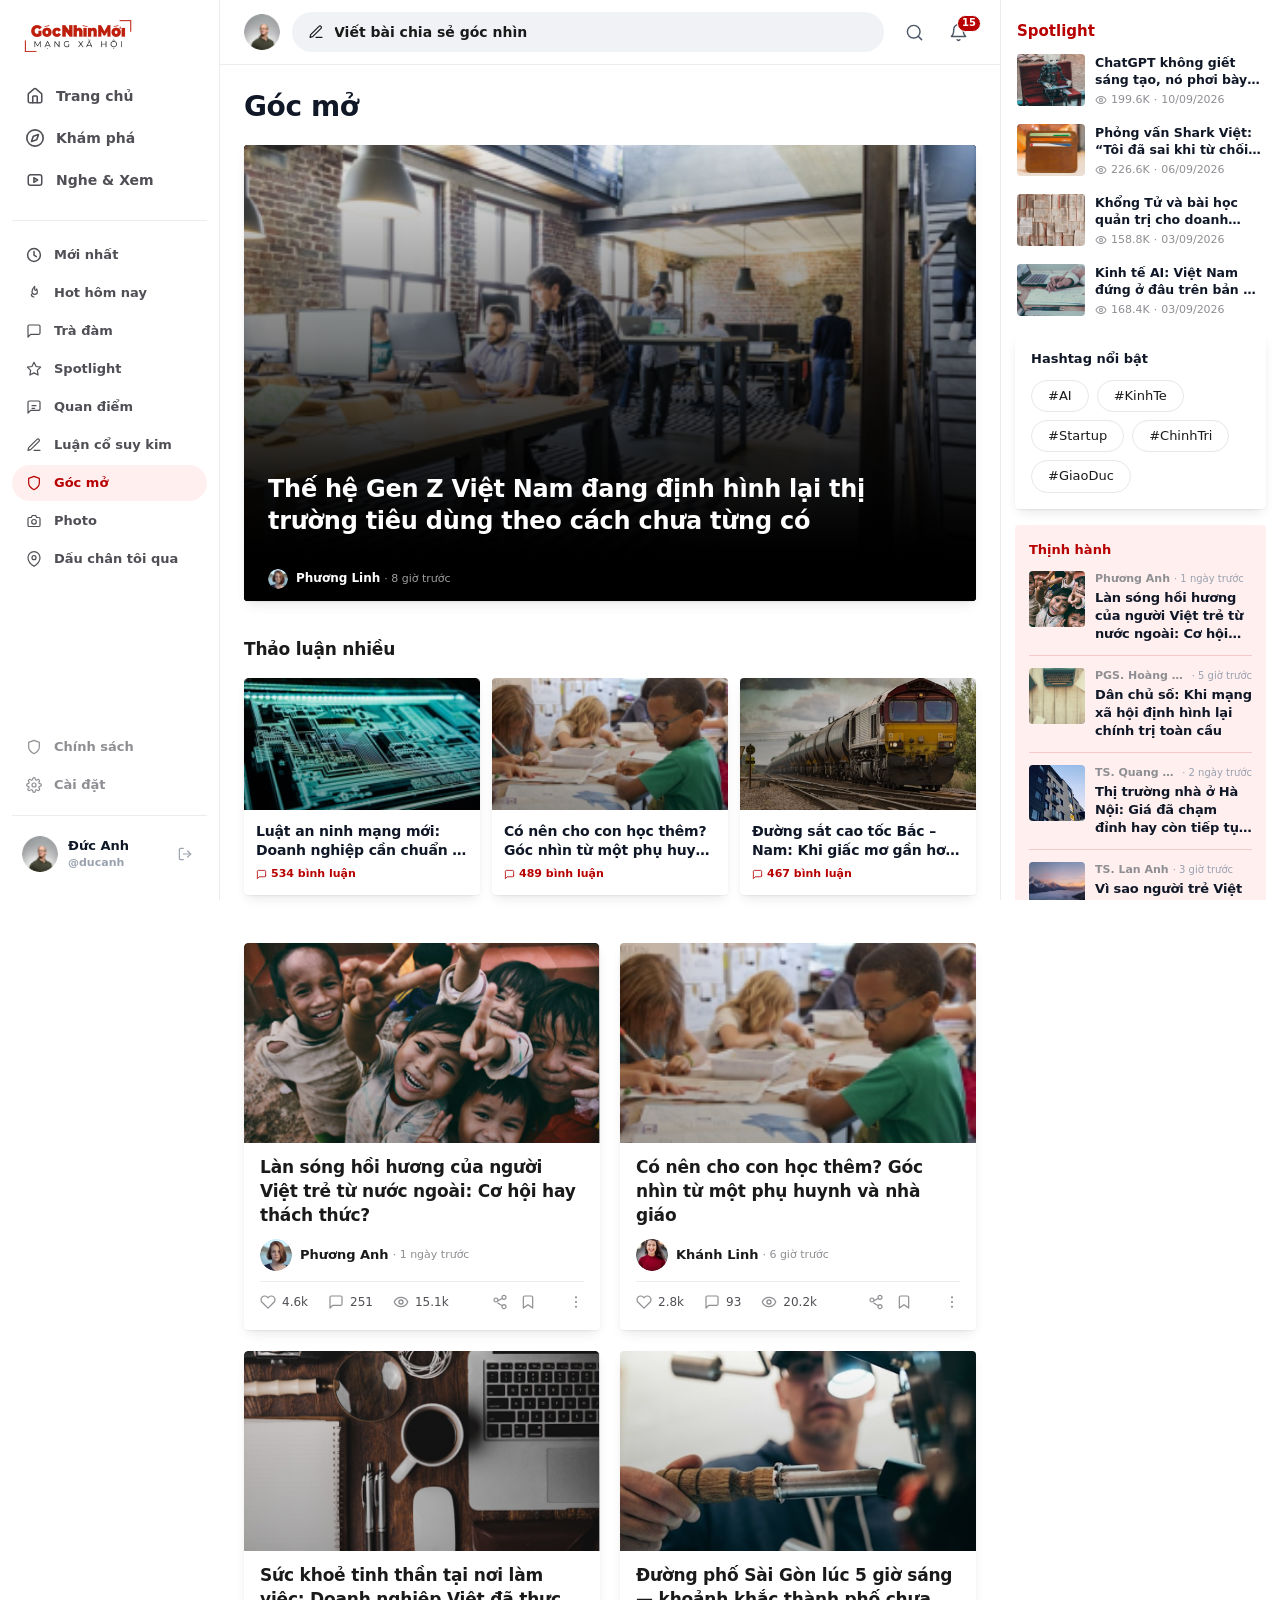
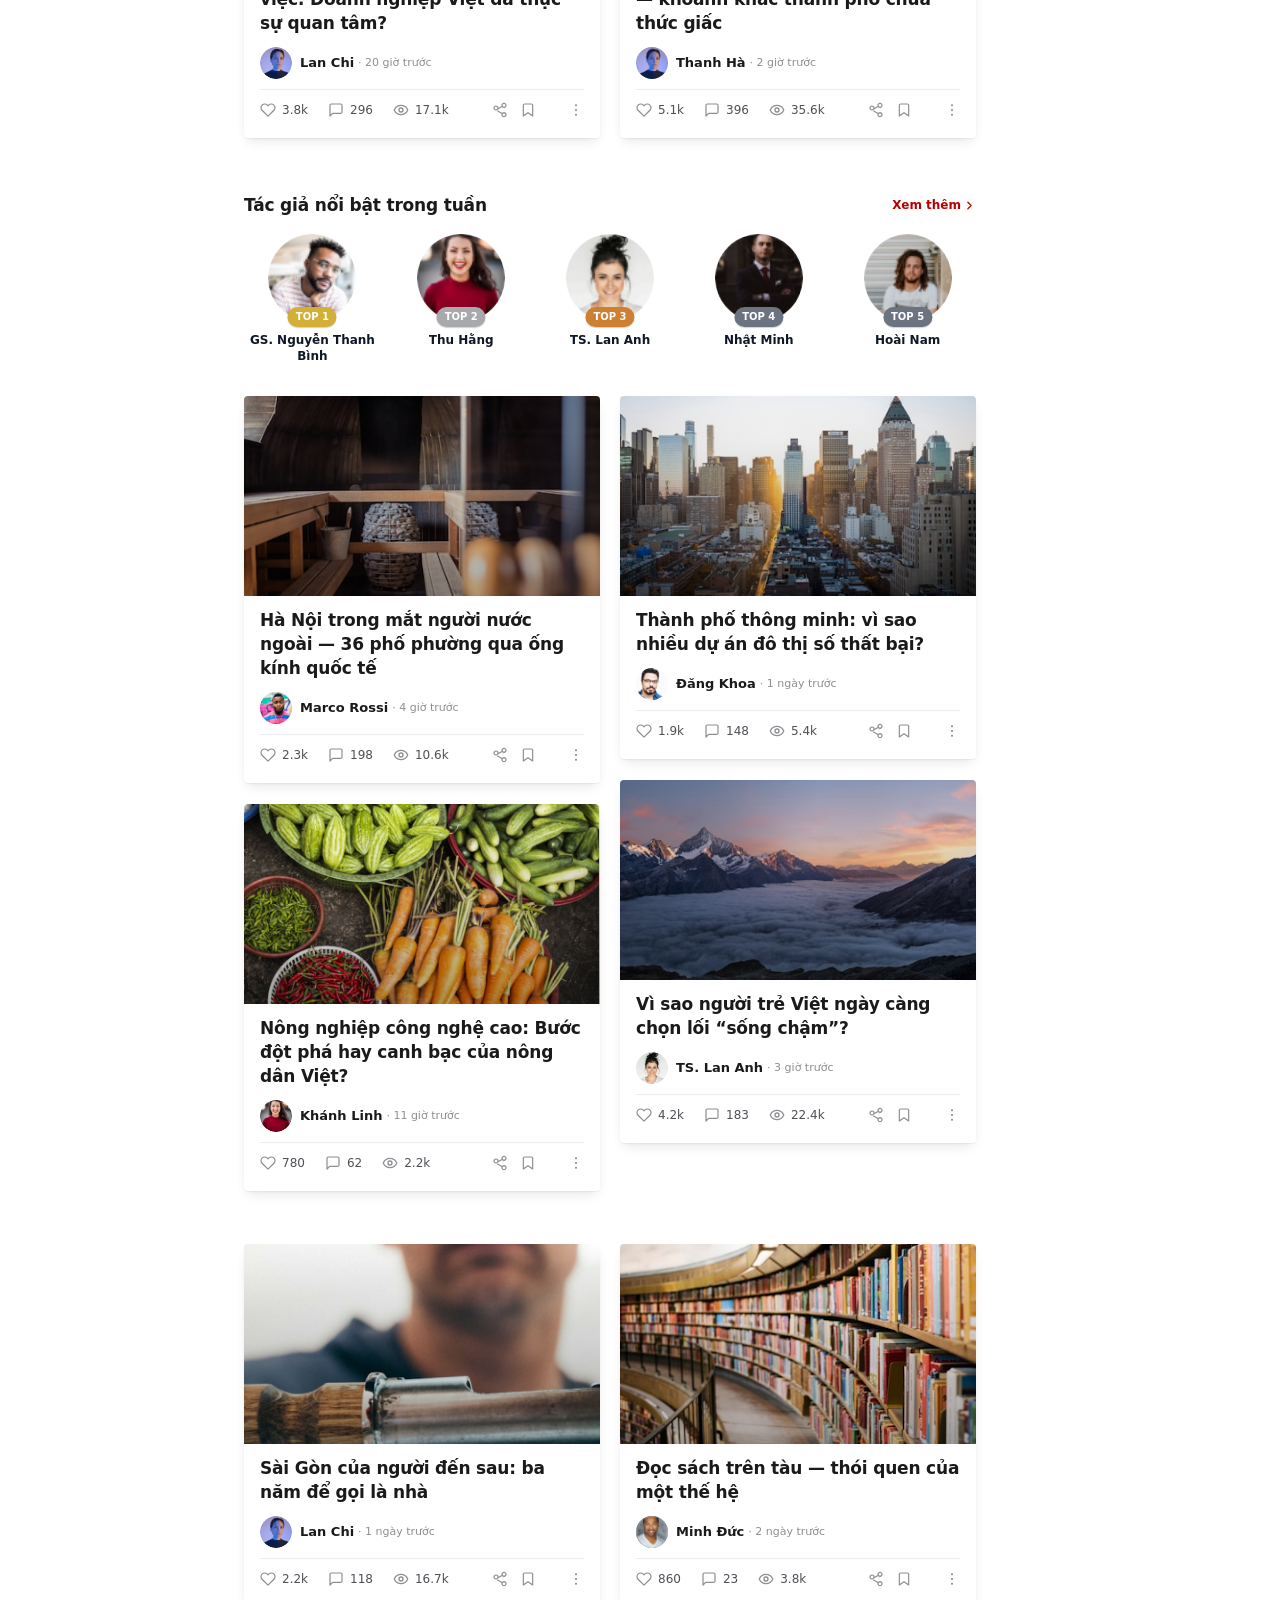
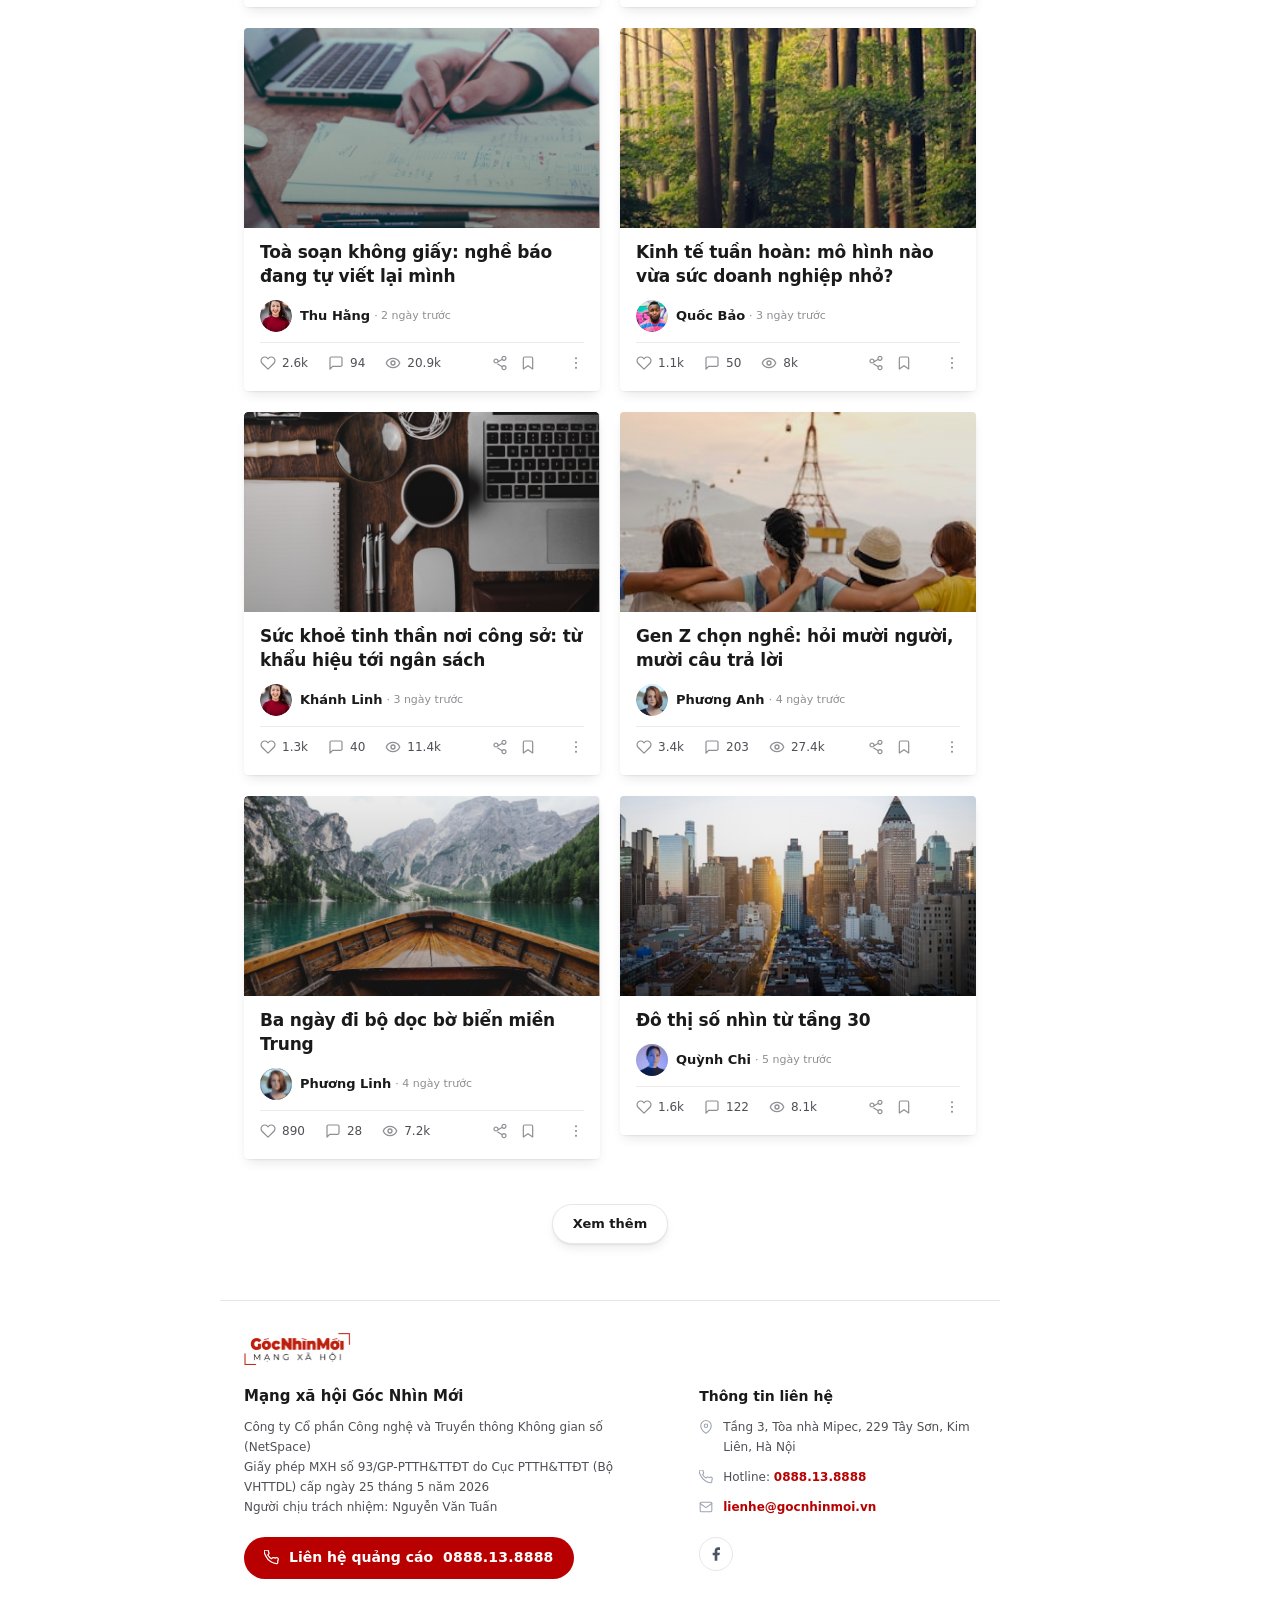
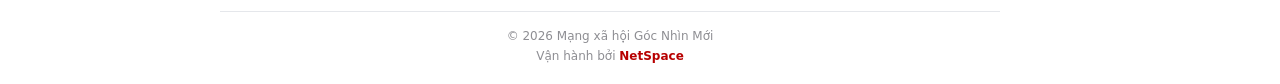
<file: goc-mo.html>
<!DOCTYPE html>
<html lang="vi">
<head>
<meta charset="utf-8">
<meta name="viewport" content="width=device-width, initial-scale=1, viewport-fit=cover">
<meta name="theme-color" content="#ffffff">
<meta name="description" content="Góc mở trên Góc Nhìn Mới — nơi một câu hỏi được nhìn từ nhiều phía.">
<title>Góc mở — Góc Nhìn Mới</title>

<link rel="preconnect" href="https://fonts.googleapis.com">
<link rel="preconnect" href="https://fonts.gstatic.com" crossorigin>
<link href="https://fonts.googleapis.com/css2?family=Be+Vietnam+Pro:wght@400;500;600;700;800&display=swap" rel="stylesheet">
<link rel="stylesheet" href="assets/css/tailwind.css">
</head>
<body class="v-web">

<!-- ============ Bộ icon (vector xuất trực tiếp từ Figma) ============ -->
<svg width="0" height="0" style="position:absolute" aria-hidden="true" focusable="false">
  <symbol id="i-flame" viewBox="0 0 24 24">
    <path d="M13 2s-4 4-4 8a4 4 0 008 0c0-1.5-.5-3-1-4 0 0-1 2-2 2s-1-2-1-2z" fill="none" stroke="currentColor" stroke-width="1.8" stroke-linecap="round" stroke-linejoin="round"/>
    <path d="M12 18a4 4 0 01-4-4" fill="none" stroke="currentColor" stroke-width="1.8" stroke-linecap="round" stroke-linejoin="round"/>
  </symbol>
  <symbol id="i-star-line" viewBox="0 0 24 24">
    <path d="M12 2l3.09 6.26L22 9.27l-5 4.87 1.18 6.88L12 17.77l-6.18 3.25L7 14.14 2 9.27l6.91-1.01L12 2z" fill="none" stroke="currentColor" stroke-width="1.8" stroke-linecap="round" stroke-linejoin="round"/>
  </symbol>
  <symbol id="i-comment-lines" viewBox="0 0 24 24">
    <path d="M21 15a2 2 0 01-2 2H7l-4 4V5a2 2 0 012-2h14a2 2 0 012 2z" fill="none" stroke="currentColor" stroke-width="1.8" stroke-linecap="round" stroke-linejoin="round"/>
    <path d="M9 10h6M9 14h4" fill="none" stroke="currentColor" stroke-width="1.8" stroke-linecap="round"/>
  </symbol>
  <symbol id="i-pencil" viewBox="0 0 24 24">
    <path d="M12 20h9" fill="none" stroke="currentColor" stroke-width="1.8" stroke-linecap="round"/>
    <path d="M16.5 3.5a2.121 2.121 0 013 3L7 19l-4 1 1-4z" fill="none" stroke="currentColor" stroke-width="1.8" stroke-linecap="round" stroke-linejoin="round"/>
  </symbol>
  <symbol id="i-shield" viewBox="0 0 24 24">
    <path d="M12 22s8-4 8-10V5l-8-3-8 3v7c0 6 8 10 8 10z" fill="none" stroke="currentColor" stroke-width="1.8" stroke-linecap="round" stroke-linejoin="round"/>
  </symbol>
  <symbol id="i-settings" viewBox="0 0 24 24">
    <circle cx="12" cy="12" r="3" fill="none" stroke="currentColor" stroke-width="1.8"/>
    <path d="M19.4 15a1.65 1.65 0 00.33 1.82l.06.06a2 2 0 11-2.83 2.83l-.06-.06a1.65 1.65 0 00-1.82-.33 1.65 1.65 0 00-1 1.51V21a2 2 0 11-4 0v-.09A1.65 1.65 0 008 19.4a1.65 1.65 0 00-1.82.33l-.06.06a2 2 0 11-2.83-2.83l.06-.06A1.65 1.65 0 004.6 15a1.65 1.65 0 00-1.51-1H3a2 2 0 110-4h.09A1.65 1.65 0 004.6 9a1.65 1.65 0 00-.33-1.82l-.06-.06a2 2 0 112.83-2.83l.06.06A1.65 1.65 0 009 4.6a1.65 1.65 0 001-1.51V3a2 2 0 114 0v.09a1.65 1.65 0 001 1.51 1.65 1.65 0 001.82-.33l.06-.06a2 2 0 112.83 2.83l-.06.06A1.65 1.65 0 0019.4 9a1.65 1.65 0 001.51 1H21a2 2 0 110 4h-.09a1.65 1.65 0 00-1.51 1z" fill="none" stroke="currentColor" stroke-width="1.8" stroke-linecap="round" stroke-linejoin="round"/>
  </symbol>
  <symbol id="i-logout" viewBox="0 0 24 24">
    <path d="M9.5 20.5H5.5a2 2 0 01-2-2v-13a2 2 0 012-2h4" fill="none" stroke="currentColor" stroke-width="1.8" stroke-linecap="round" stroke-linejoin="round"/>
    <path d="M16 16.5l4.5-4.5L16 7.5" fill="none" stroke="currentColor" stroke-width="1.8" stroke-linecap="round" stroke-linejoin="round"/>
    <path d="M20.5 12h-11" fill="none" stroke="currentColor" stroke-width="1.8" stroke-linecap="round"/>
  </symbol>
  <symbol id="i-menu" viewBox="0 0 15.5 13.5">
    <path d="M0.75 0.75H14.75" stroke="currentColor" stroke-width="1.5" stroke-linecap="round"/>
    <path d="M0.75 6.75H14.75" stroke="currentColor" stroke-width="1.5" stroke-linecap="round"/>
    <path d="M0.75 12.75H14.75" stroke="currentColor" stroke-width="1.5" stroke-linecap="round"/>
  </symbol>
  <symbol id="i-bell" viewBox="0 0 18.986 18.986">
    <path d="M10.8616 16.6128C10.7225 16.8525 10.5229 17.0515 10.2827 17.1899C10.0425 17.3282 9.77018 17.401 9.493 17.401C9.21582 17.401 8.94351 17.3282 8.70332 17.1899C8.46313 17.0515 8.26351 16.8525 8.12443 16.6128M14.2395 6.32867C14.2395 5.06982 13.7394 3.86253 12.8493 2.97238C11.9591 2.08224 10.7519 1.58217 9.493 1.58217C8.23415 1.58217 7.02686 2.08224 6.13672 2.97238C5.24658 3.86253 4.7465 5.06982 4.7465 6.32867C4.7465 11.8663 2.37325 13.4484 2.37325 13.4484H16.6128C16.6128 13.4484 14.2395 11.8663 14.2395 6.32867Z" stroke="currentColor" stroke-width="1.42395" stroke-linecap="round" stroke-linejoin="round"/>
  </symbol>
  <symbol id="i-search" viewBox="0 0 19.9842 19.9842">
    <path d="M9.15943 15.8208C12.8384 15.8208 15.8208 12.8384 15.8208 9.15943C15.8208 5.48044 12.8384 2.49803 9.15943 2.49803C5.48044 2.49803 2.49803 5.48044 2.49803 9.15943C2.49803 12.8384 5.48044 15.8208 9.15943 15.8208Z" stroke="currentColor" stroke-width="1.5" stroke-linecap="round" stroke-linejoin="round"/>
    <path d="M17.4862 17.4862L13.9057 13.9057" stroke="currentColor" stroke-width="1.5" stroke-linecap="round" stroke-linejoin="round"/>
  </symbol>
  <symbol id="i-them-nguoi" viewBox="0 0 20 20">
    <circle cx="8" cy="6" r="3.1" stroke="currentColor" stroke-width="1.7" fill="none"/>
    <path d="M2.6 17.2v-.8A4.4 4.4 0 0 1 7 12h2a4.4 4.4 0 0 1 4.4 4.4v.8" stroke="currentColor" stroke-width="1.7" stroke-linecap="round" fill="none"/>
    <path d="M16.4 4.4v4.4M14.2 6.6h4.4" stroke="currentColor" stroke-width="1.7" stroke-linecap="round"/>
  </symbol>
  <symbol id="i-them" viewBox="0 0 16 16">
    <path d="M8 3.5v9M3.5 8h9" stroke="currentColor" stroke-width="1.8" stroke-linecap="round"/>
  </symbol>
  <symbol id="i-check" viewBox="0 0 16 16">
    <path d="M3.2 8.6l3.1 3.1 6.5-7.4" stroke="currentColor" stroke-width="1.8" stroke-linecap="round" stroke-linejoin="round" fill="none"/>
  </symbol>
  <symbol id="i-chevron" viewBox="0 0 12.9904 12.9904">
    <path d="M4.8714 9.7428L8.119 6.4952L4.8714 3.2476" stroke="currentColor" stroke-width="1.3" stroke-linecap="round" stroke-linejoin="round"/>
  </symbol>
  <symbol id="i-heart" viewBox="0 0 15.9882 15.9882">
    <path d="M13.8831 3.07107C13.5428 2.73065 13.1388 2.46061 12.6942 2.27638C12.2496 2.09214 11.773 1.99731 11.2917 1.99731C10.8104 1.99731 10.3338 2.09214 9.88913 2.27638C9.44449 2.46061 9.0405 2.73065 8.70025 3.07107L7.9941 3.77721L7.28795 3.07107C6.60067 2.38378 5.66851 1.99766 4.69653 1.99766C3.72456 1.99766 2.7924 2.38378 2.10511 3.07107C1.41783 3.75835 1.03171 4.69052 1.03171 5.66249C1.03171 6.63446 1.41783 7.56662 2.10511 8.25391L2.81126 8.96005L7.9941 14.1429L13.1769 8.96005L13.8831 8.25391C14.2235 7.91366 14.4935 7.50967 14.6778 7.06502C14.862 6.62038 14.9568 6.14379 14.9568 5.66249C14.9568 5.18118 14.862 4.7046 14.6778 4.25995C14.4935 3.81531 14.2235 3.41132 13.8831 3.07107Z" stroke="currentColor" stroke-width="1.19912" stroke-linecap="round" stroke-linejoin="round"/>
  </symbol>
  <symbol id="i-comment" viewBox="0 0 15.9882 15.9882">
    <path d="M13.9897 9.99262C13.9897 10.346 13.8493 10.6849 13.5994 10.9347C13.3496 11.1846 13.0107 11.325 12.6573 11.325H4.66322L1.99852 13.9897V3.33087C1.99852 2.97751 2.1389 2.63863 2.38876 2.38876C2.63863 2.1389 2.97751 1.99852 3.33087 1.99852H12.6573C13.0107 1.99852 13.3496 2.1389 13.5994 2.38876C13.8493 2.63863 13.9897 2.97751 13.9897 3.33087V9.99262Z" stroke="currentColor" stroke-width="1.19912" stroke-linecap="round" stroke-linejoin="round"/>
  </symbol>
  <symbol id="i-x" viewBox="0 0 16 16">
    <path d="M12.2 1.5h2.3L9.5 7.2l5.9 7.3h-4.6L7.2 9.9l-4.1 4.6H.8l5.3-6.1L.4 1.5h4.7l3.3 4.2zm-.8 11.7h1.3L4.4 2.7H3z" fill="currentColor"/>
  </symbol>
  <symbol id="i-share" viewBox="0 0 15.9882 15.9882">
    <path d="M5.72244 9.00002L10.2724 11.6514M10.2658 4.3368L5.72244 6.98818M11.9912 5.3294C12.5212 5.3294 13.0295 5.11884 13.4043 4.74405C13.7791 4.36925 13.9897 3.86092 13.9897 3.33087C13.9897 2.80083 13.7791 2.2925 13.4043 1.9177C13.0295 1.54291 12.5212 1.33235 11.9912 1.33235C11.4611 1.33235 10.9528 1.54291 10.578 1.9177C10.2032 2.2925 9.99262 2.80083 9.99262 3.33087C9.99262 3.86092 10.2032 4.36925 10.578 4.74405C10.9528 5.11884 11.4611 5.3294 11.9912 5.3294ZM3.99705 7.9941C4.52709 7.9941 5.03542 7.78354 5.41022 7.40875C5.78502 7.03395 5.99557 6.52562 5.99557 5.99557C5.99557 5.46553 5.78502 4.9572 5.41022 4.5824C5.03542 4.20761 4.52709 3.99705 3.99705 3.99705C3.46701 3.99705 2.95868 4.20761 2.58388 4.5824C2.20908 4.9572 1.99852 5.46553 1.99852 5.99557C1.99852 6.52562 2.20908 7.03395 2.58388 7.40875C2.95868 7.78354 3.46701 7.9941 3.99705 7.9941ZM11.9912 10.6588C11.4611 10.6588 10.9528 10.8694 10.578 11.2442C10.2032 11.619 9.99262 12.1273 9.99262 12.6573C9.99262 13.1874 10.2032 13.6957 10.578 14.0705C10.9528 14.4453 11.4611 14.6559 11.9912 14.6559C12.5212 14.6559 13.0295 14.4453 13.4043 14.0705C13.7791 13.6957 13.9897 13.1874 13.9897 12.6573C13.9897 12.1273 13.7791 11.619 13.4043 11.2442C13.0295 10.8694 12.5212 10.6588 11.9912 10.6588Z" stroke="currentColor" stroke-width="1.19912" stroke-linecap="round" stroke-linejoin="round"/>
  </symbol>
  <symbol id="i-bookmark" viewBox="0 0 15.9882 15.9882">
    <path d="M12.6573 13.9897L7.9941 10.6588L3.33087 13.9897V3.33087C3.33087 2.97751 3.47125 2.63863 3.72111 2.38876C3.97098 2.1389 4.30986 1.99852 4.66322 1.99852H11.325C11.6783 1.99852 12.0172 2.1389 12.2671 2.38876C12.517 2.63863 12.6573 2.97751 12.6573 3.33087V13.9897Z" stroke="currentColor" stroke-width="1.19912" stroke-linecap="round" stroke-linejoin="round"/>
  </symbol>
  <symbol id="i-more" viewBox="0 0 15.9882 15.9882">
    <path d="M7.9941 4.33014C8.54598 4.33014 8.99336 3.88275 8.99336 3.33087C8.99336 2.779 8.54598 2.33161 7.9941 2.33161C7.44222 2.33161 6.99484 2.779 6.99484 3.33087C6.99484 3.88275 7.44222 4.33014 7.9941 4.33014Z" fill="currentColor"/>
    <path d="M7.9941 8.99336C8.54598 8.99336 8.99336 8.54598 8.99336 7.9941C8.99336 7.44222 8.54598 6.99484 7.9941 6.99484C7.44222 6.99484 6.99484 7.44222 6.99484 7.9941C6.99484 8.54598 7.44222 8.99336 7.9941 8.99336Z" fill="currentColor"/>
    <path d="M7.9941 13.6566C8.54598 13.6566 8.99336 13.2092 8.99336 12.6573C8.99336 12.1054 8.54598 11.6581 7.9941 11.6581C7.44222 11.6581 6.99484 12.1054 6.99484 12.6573C6.99484 13.2092 7.44222 13.6566 7.9941 13.6566Z" fill="currentColor"/>
  </symbol>
  <symbol id="i-play" viewBox="0 0 17.9867 17.9867">
    <path d="M3.74723 2.24834L14.2395 8.99335L3.74723 15.7384V2.24834Z" fill="currentColor"/>
  </symbol>
  <symbol id="i-play-sm" viewBox="0 0 10.9919 10.9919">
    <path d="M2.28998 1.37399L8.70192 5.49595L2.28998 9.61791V1.37399Z" fill="currentColor"/>
  </symbol>
  <symbol id="i-pause" viewBox="0 0 16 16">
    <rect x="3.5" y="2.5" width="3.4" height="11" rx="1.2" fill="currentColor"/>
    <rect x="9.1" y="2.5" width="3.4" height="11" rx="1.2" fill="currentColor"/>
  </symbol>
  <symbol id="i-pin" viewBox="0 0 10.9919 10.9919">
    <path d="M9.61791 4.57996C9.61791 7.78593 5.49595 10.5339 5.49595 10.5339C5.49595 10.5339 1.37399 7.78593 1.37399 4.57996C1.37399 3.48675 1.80826 2.43831 2.58128 1.66529C3.3543 0.892273 4.40274 0.457996 5.49595 0.457996C6.58916 0.457996 7.6376 0.892273 8.41062 1.66529C9.18364 2.43831 9.61791 3.48675 9.61791 4.57996ZM5.49595 4.57996C5.67638 4.57996 5.85505 4.54442 6.02175 4.47537C6.18845 4.40632 6.33992 4.30511 6.46751 4.17753C6.59509 4.04994 6.6963 3.89847 6.76535 3.73177C6.8344 3.56507 6.86994 3.38641 6.86994 3.20597C6.86994 3.02554 6.8344 2.84687 6.76535 2.68017C6.6963 2.51347 6.59509 2.362 6.46751 2.23442C6.33992 2.10683 6.18845 2.00562 6.02175 1.93657C5.85505 1.86752 5.67638 1.83198 5.49595 1.83198C5.13155 1.83198 4.78207 1.97674 4.52439 2.23442C4.26672 2.49209 4.12196 2.84157 4.12196 3.20597C4.12196 3.57038 4.26672 3.91985 4.52439 4.17753C4.78207 4.4352 5.13155 4.57996 5.49595 4.57996Z" stroke="currentColor" stroke-width="0.915992" stroke-linecap="round" stroke-linejoin="round"/>
  </symbol>
  <symbol id="i-star" viewBox="0 0 10.9919 10.9919">
    <path d="M5.49595 0.915992L6.91116 3.78305L10.0759 4.24562L7.78593 6.47606L8.32636 9.62707L5.49595 8.13859L2.66554 9.62707L3.20597 6.47606L0.915992 4.24562L4.08074 3.78305L5.49595 0.915992Z" fill="currentColor"/>
  </symbol>
  <symbol id="i-bookmark-lg" viewBox="0 0 14.9889 14.9889">
    <path d="M11.8662 13.1153L7.49445 9.9926L3.12269 13.1153V3.12269C3.12269 2.79141 3.25429 2.4737 3.48853 2.23946C3.72278 2.00521 4.04049 1.87361 4.37176 1.87361H10.6171C10.9484 1.87361 11.2661 2.00521 11.5004 2.23946C11.7346 2.4737 11.8662 2.79141 11.8662 3.12269V13.1153Z" stroke="currentColor" stroke-width="1.24908" stroke-linecap="round" stroke-linejoin="round"/>
  </symbol>
  <symbol id="i-map-pin" viewBox="0 0 13.9897 13.9897">
    <path d="M12.241 5.82904C12.241 9.90937 6.99485 13.4068 6.99485 13.4068C6.99485 13.4068 1.74871 9.90937 1.74871 5.82904C1.74871 4.43768 2.30143 3.1033 3.28527 2.11946C4.26911 1.13562 5.60349 0.582904 6.99485 0.582904C8.38621 0.582904 9.72059 1.13562 10.7044 2.11946C11.6883 3.1033 12.241 4.43768 12.241 5.82904Z" stroke="currentColor" stroke-width="1.04923" stroke-linecap="round" stroke-linejoin="round"/>
    <path d="M6.99485 7.57775C7.96064 7.57775 8.74356 6.79483 8.74356 5.82904C8.74356 4.86325 7.96064 4.08033 6.99485 4.08033C6.02906 4.08033 5.24614 4.86325 5.24614 5.82904C5.24614 6.79483 6.02906 7.57775 6.99485 7.57775Z" stroke="currentColor" stroke-width="1.04923" stroke-linecap="round" stroke-linejoin="round"/>
  </symbol>
  <symbol id="i-phone" viewBox="0 0 13.9897 13.9897">
    <path d="M12.8239 9.86274V11.6115C12.8246 11.7738 12.7913 11.9345 12.7263 12.0832C12.6612 12.232 12.5658 12.3655 12.4462 12.4752C12.3266 12.585 12.1854 12.6685 12.0316 12.7205C11.8778 12.7726 11.7148 12.7919 11.5532 12.7773C9.75947 12.5824 8.0365 11.9694 6.5227 10.9877C4.424 9.78022 2.76573 7.93407 1.78952 5.71829C0.832491 4.19822 0.243667 2.47566 0.0699486 0.687827C0.168197 0.467119 0.332587 0.282385 0.540389 0.159166C0.748192 0.0359462 0.989142 -0.0196722 1.22993 0C1.22993 0 2.97864 0 2.97864 0C3.26153 -0.00278413 3.53578 0.0973909 3.75027 0.281853C3.96476 0.466316 4.10486 0.722479 4.14445 1.0026C4.21848 1.56218 4.35488 2.11186 4.55248 2.64056C4.63091 2.84919 4.64788 3.07594 4.60139 3.29392C4.5549 3.51191 4.4469 3.712 4.29017 3.87048L3.54989 4.61077C4.37968 6.0701 5.58798 7.2784 7.04731 8.1082L7.7876 7.36791C7.94608 7.21119 8.14618 7.10318 8.36416 7.05669C8.58215 7.0102 8.80889 7.02718 9.01753 7.1056C9.54622 7.30321 10.0959 7.43961 10.6555 7.51363C10.967 7.22609 11.38 7.07406 11.8036 7.09101C12.2272 7.10795 12.6267 7.29247 12.9142 7.60398C13.2018 7.9155 13.3538 8.32848 13.3369 8.75207C13.3199 9.17567 13.1354 9.57519 12.8239 9.86274Z" stroke="currentColor" stroke-width="1.04923" stroke-linecap="round" stroke-linejoin="round"/>
  </symbol>
  <symbol id="i-mail" viewBox="0 0 13.9897 13.9897">
    <path d="M2.33162 2.33162H11.6581C12.2993 2.33162 12.8239 2.85623 12.8239 3.49742V10.4923C12.8239 11.1335 12.2993 11.6581 11.6581 11.6581H2.33162C1.69042 11.6581 1.16581 11.1335 1.16581 10.4923V3.49742C1.16581 2.85623 1.69042 2.33162 2.33162 2.33162Z" stroke="currentColor" stroke-width="1.04923" stroke-linecap="round" stroke-linejoin="round"/>
    <path d="M12.8239 3.49743L6.99485 7.57775L1.16581 3.49743" stroke="currentColor" stroke-width="1.04923" stroke-linecap="round" stroke-linejoin="round"/>
  </symbol>
  <symbol id="i-phone-btn" viewBox="0 0 14.9889 14.9889">
    <path d="M13.7398 10.5672V12.4408C13.7405 12.6147 13.7049 12.7869 13.6352 12.9463C13.5655 13.1056 13.4633 13.2487 13.3352 13.3663C13.207 13.4839 13.0557 13.5734 12.8909 13.6291C12.7262 13.6848 12.5516 13.7055 12.3783 13.6899C10.4565 13.481 8.6105 12.8243 6.98857 11.7725C4.73998 10.4788 2.96327 8.50075 1.91733 6.12671C0.89195 4.49807 0.26107 2.65248 0.0749442 0.736954C0.18021 0.500482 0.356341 0.302554 0.578986 0.170533C0.80163 0.0385132 1.05979 -0.0210777 1.31777 0C1.31777 0 3.19139 0 3.19139 0C3.49448 -0.0029834 3.78831 0.104347 4.01813 0.301984C4.24794 0.499621 4.39804 0.774081 4.44046 1.0742C4.51978 1.67376 4.66592 2.2627 4.87764 2.82915C4.96167 3.05269 4.97985 3.29563 4.93004 3.52919C4.88023 3.76274 4.76451 3.97712 4.5966 4.14693L3.80343 4.94009C4.6925 6.50365 5.9871 7.79825 7.55066 8.68732L8.34382 7.89415C8.51363 7.72624 8.72801 7.61052 8.96156 7.56071C9.19512 7.5109 9.43806 7.52908 9.6616 7.61311C10.2281 7.82483 10.817 7.97097 11.4165 8.05029C11.7503 7.7422 12.1928 7.57932 12.6466 7.59747C13.1005 7.61563 13.5285 7.81333 13.8366 8.14709C14.1447 8.48085 14.3076 8.92333 14.2894 9.37718C14.2713 9.83104 14.0736 10.2591 13.7398 10.5672Z" stroke="currentColor" stroke-width="1.24908" stroke-linecap="round" stroke-linejoin="round"/>
  </symbol>
  <symbol id="i-close" viewBox="0 0 16 16">
    <path d="M3.5 3.5L12.5 12.5M12.5 3.5L3.5 12.5" stroke="currentColor" stroke-width="1.5" stroke-linecap="round"/>
  </symbol>
  <symbol id="i-eye" viewBox="0 0 13.9982 13.9982">
    <path d="M1.20268 6.79613C1.15407 6.92708 1.15407 7.07112 1.20268 7.20207C1.67611 8.35001 2.47973 9.33153 3.51166 10.0222C4.5436 10.7128 5.75737 11.0815 6.9991 11.0815C8.24083 11.0815 9.4546 10.7128 10.4865 10.0222C11.5185 9.33153 12.3221 8.35001 12.7955 7.20207C12.8441 7.07112 12.8441 6.92708 12.7955 6.79613C12.3221 5.64819 11.5185 4.66667 10.4865 3.97603C9.4546 3.28539 8.24083 2.9167 6.9991 2.9167C5.75737 2.9167 4.5436 3.28539 3.51166 3.97603C2.47973 4.66667 1.67611 5.64819 1.20268 6.79613Z" stroke="currentColor" stroke-width="1.16652" stroke-linecap="round" stroke-linejoin="round"/>
    <path d="M6.9991 8.74888C7.96549 8.74888 8.74902 7.96535 8.74902 6.99896C8.74902 6.03257 7.96549 5.24904 6.9991 5.24904C6.03271 5.24904 5.24918 6.03257 5.24918 6.99896C5.24918 7.96535 6.03271 8.74888 6.9991 8.74888Z" stroke="currentColor" stroke-width="1.16652" stroke-linecap="round" stroke-linejoin="round"/>
  </symbol>
  <symbol id="i-nav-home" viewBox="0 0 19.9674 19.9674">
    <path d="M12.4796 17.4715V10.8157C12.4796 10.595 12.392 10.3834 12.2359 10.2274C12.0799 10.0713 11.8683 9.9837 11.6476 9.9837H8.31975C8.0991 9.9837 7.88748 10.0713 7.73145 10.2274C7.57543 10.3834 7.48777 10.595 7.48777 10.8157V17.4715" stroke="currentColor" stroke-width="1.7" stroke-linecap="round" stroke-linejoin="round"/>
    <path d="M2.49593 8.31975C2.49587 8.0777 2.54862 7.83855 2.6505 7.61899C2.75237 7.39942 2.90093 7.20474 3.08579 7.04849L8.90962 2.05748C9.20995 1.80364 9.59047 1.66438 9.9837 1.66438C10.377 1.66438 10.7574 1.80364 11.0578 2.05748L16.8816 7.04849C17.0664 7.20474 17.215 7.39942 17.3169 7.61899C17.4187 7.83855 17.4715 8.0777 17.4715 8.31975V15.8075C17.4715 16.2488 17.2961 16.6721 16.9841 16.9841C16.6721 17.2961 16.2488 17.4715 15.8075 17.4715H4.15988C3.71857 17.4715 3.29534 17.2961 2.98328 16.9841C2.67123 16.6721 2.49593 16.2488 2.49593 15.8075V8.31975Z" stroke="currentColor" stroke-width="1.7" stroke-linecap="round" stroke-linejoin="round"/>
  </symbol>
  <symbol id="i-nav-media" viewBox="0 0 19.9674 19.9674">
    <path d="M14.9755 4.1632H4.99185C3.61339 4.1632 2.49592 5.28067 2.49592 6.65913V13.3183C2.49592 14.6967 3.61339 15.8142 4.99185 15.8142H14.9755C16.354 15.8142 17.4715 14.6967 17.4715 13.3183V6.65913C17.4715 5.28067 16.354 4.1632 14.9755 4.1632Z" stroke="currentColor" stroke-width="1.66728" stroke-linecap="round" stroke-linejoin="round"/>
    <path d="M8.73574 7.48777L12.8989 9.9837L8.73574 12.4796V7.48777Z" stroke="currentColor" stroke-width="1.66728" stroke-linecap="round" stroke-linejoin="round"/>
  </symbol>
  <symbol id="i-nav-explore" viewBox="0 0 18.3034 18.3034">
    <path d="M12.6793 5.62415L11.1784 10.126C11.0967 10.3711 10.9591 10.5937 10.7765 10.7765C10.5937 10.9591 10.3711 11.0967 10.126 11.1784L5.62415 12.6793L7.12503 8.17748C7.20672 7.9324 7.34435 7.7097 7.52702 7.52702C7.7097 7.34435 7.9324 7.20672 8.17748 7.12503L12.6793 5.62415Z" stroke="currentColor" stroke-width="1.66395" stroke-linecap="round" stroke-linejoin="round"/>
    <path d="M9.15172 17.4714C13.7466 17.4714 17.4714 13.7466 17.4714 9.15172C17.4714 4.55685 13.7466 0.831975 9.15172 0.831975C4.55685 0.831975 0.831975 4.55685 0.831975 9.15172C0.831975 13.7466 4.55685 17.4714 9.15172 17.4714Z" stroke="currentColor" stroke-width="1.66395" stroke-linecap="round" stroke-linejoin="round"/>
  </symbol>
  <symbol id="i-cong" viewBox="0 0 16 16">
    <path d="M8 2.5v11M2.5 8h11" stroke="currentColor" stroke-width="1.8" stroke-linecap="round" fill="none"/>
  </symbol>
  <symbol id="i-nav-write" viewBox="0 0 17.8844 17.8844">
    <path d="M8.52774 1.86889H2.70392C2.26261 1.86889 1.83938 2.0442 1.52732 2.35624C1.21527 2.6683 1.03997 3.09153 1.03997 3.53284V15.1805C1.03997 15.6218 1.21527 16.045 1.52732 16.3571C1.83938 16.6691 2.26261 16.8445 2.70392 16.8445H14.3515C14.7929 16.8445 15.2161 16.6691 15.5282 16.3571C15.8402 16.045 16.0155 15.6218 16.0155 15.1805V9.35666" stroke="currentColor" stroke-width="2.07994" stroke-linecap="round" stroke-linejoin="round"/>
    <path d="M13.8316 1.5569C14.1626 1.22591 14.6114 1.03997 15.0795 1.03997C15.5476 1.03997 15.9966 1.22591 16.3275 1.5569C16.6585 1.88788 16.8444 2.33678 16.8444 2.80486C16.8444 3.27294 16.6585 3.72184 16.3275 4.05283L8.82889 11.5522C8.63135 11.7496 8.38731 11.8941 8.11924 11.9724L5.72898 12.6713C5.65739 12.6922 5.5815 12.6934 5.50926 12.6749C5.43702 12.6564 5.37109 12.6188 5.31835 12.5661C5.26563 12.5133 5.22804 12.4474 5.20952 12.3751C5.19102 12.3029 5.19227 12.227 5.21315 12.1554L5.91201 9.76512C5.99065 9.49734 6.13542 9.25355 6.33299 9.05631L13.8316 1.5569Z" stroke="currentColor" stroke-width="2.07994" stroke-linecap="round" stroke-linejoin="round"/>
  </symbol>
  <symbol id="i-verified" viewBox="0 0 16 16">
    <circle cx="8" cy="8" r="7" fill="currentColor"/>
    <path d="M4.9 8.2L7 10.3L11.1 6.2" stroke="#fff" stroke-width="1.6" stroke-linecap="round" stroke-linejoin="round" fill="none"/>
  </symbol>
  <symbol id="i-nav-user" viewBox="0 0 19.9674 19.9674">
    <path d="M16.6395 17.4715V15.8075C16.6395 14.9249 16.2889 14.0784 15.6648 13.4543C15.0407 12.8302 14.1943 12.4796 13.3116 12.4796H6.6558C5.77316 12.4796 4.9267 12.8302 4.3026 13.4543C3.6785 14.0784 3.3279 14.9249 3.3279 15.8075V17.4715" stroke="currentColor" stroke-width="1.7" stroke-linecap="round" stroke-linejoin="round"/>
    <path d="M9.9837 9.1517C11.8217 9.1517 13.3116 7.6618 13.3116 5.8237C13.3116 3.9857 11.8217 2.4958 9.9837 2.4958C8.1457 2.4958 6.6558 3.9857 6.6558 5.8237C6.6558 7.6618 8.1457 9.1517 9.9837 9.1517Z" stroke="currentColor" stroke-width="1.7" stroke-linecap="round" stroke-linejoin="round"/>
  </symbol>
  <symbol id="i-clock" viewBox="0 0 16 16">
    <circle cx="8" cy="8" r="6.4" stroke="currentColor" stroke-width="1.5" fill="none"/>
    <path d="M8 4.6V8.2L10.3 9.6" stroke="currentColor" stroke-width="1.5" stroke-linecap="round" stroke-linejoin="round" fill="none"/>
  </symbol>
  <symbol id="i-alert" viewBox="0 0 16 16">
    <circle cx="8" cy="8" r="6.4" stroke="currentColor" stroke-width="1.5" fill="none"/>
    <path d="M8 4.9V8.6" stroke="currentColor" stroke-width="1.5" stroke-linecap="round"/>
    <circle cx="8" cy="11.1" r=".95" fill="currentColor"/>
  </symbol>
  <symbol id="i-draft" viewBox="0 0 16 16">
    <path d="M9.1 1.9H4.4C3.85 1.9 3.4 2.35 3.4 2.9V13.1C3.4 13.65 3.85 14.1 4.4 14.1H11.6C12.15 14.1 12.6 13.65 12.6 13.1V5.4L9.1 1.9Z" stroke="currentColor" stroke-width="1.5" stroke-linejoin="round" fill="none"/>
    <path d="M9.1 1.9V5.4H12.6" stroke="currentColor" stroke-width="1.5" stroke-linejoin="round" fill="none"/>
  </symbol>
  <symbol id="i-link" viewBox="0 0 16 16">
    <path d="M6.7 8.65C6.98 9.02 7.34 9.33 7.75 9.55C8.16 9.77 8.62 9.9 9.08 9.93C9.55 9.96 10.01 9.89 10.45 9.73C10.88 9.56 11.28 9.31 11.6 8.98L13.6 6.98C14.18 6.38 14.5 5.58 14.49 4.75C14.48 3.92 14.15 3.13 13.56 2.54C12.97 1.95 12.18 1.62 11.35 1.61C10.52 1.6 9.72 1.92 9.13 2.5L7.98 3.64" stroke="currentColor" stroke-width="1.5" stroke-linecap="round" stroke-linejoin="round" fill="none"/>
    <path d="M9.3 7.35C9.02 6.98 8.66 6.67 8.25 6.45C7.84 6.23 7.38 6.1 6.92 6.07C6.45 6.04 5.99 6.11 5.55 6.27C5.12 6.44 4.72 6.69 4.4 7.02L2.4 9.02C1.82 9.62 1.5 10.42 1.51 11.25C1.52 12.08 1.85 12.87 2.44 13.46C3.03 14.05 3.82 14.38 4.65 14.39C5.48 14.4 6.28 14.08 6.87 13.5L8.02 12.36" stroke="currentColor" stroke-width="1.5" stroke-linecap="round" stroke-linejoin="round" fill="none"/>
  </symbol>
  <symbol id="i-send" viewBox="0 0 16 16">
    <path d="M14.3 1.7L7.3 8.7" stroke="currentColor" stroke-width="1.5" stroke-linecap="round" stroke-linejoin="round" fill="none"/>
    <path d="M14.3 1.7L9.85 14.3L7.3 8.7L1.7 6.15L14.3 1.7Z" stroke="currentColor" stroke-width="1.5" stroke-linecap="round" stroke-linejoin="round" fill="none"/>
  </symbol>
  <symbol id="i-trash" viewBox="0 0 16 16">
    <path d="M2.4 4.2H13.6" stroke="currentColor" stroke-width="1.5" stroke-linecap="round"/>
    <path d="M5.6 4.2V2.9C5.6 2.35 6.05 1.9 6.6 1.9H9.4C9.95 1.9 10.4 2.35 10.4 2.9V4.2" stroke="currentColor" stroke-width="1.5" stroke-linecap="round" stroke-linejoin="round" fill="none"/>
    <path d="M12.3 4.2V13.1C12.3 13.65 11.85 14.1 11.3 14.1H4.7C4.15 14.1 3.7 13.65 3.7 13.1V4.2" stroke="currentColor" stroke-width="1.5" stroke-linecap="round" stroke-linejoin="round" fill="none"/>
  </symbol>
  <symbol id="i-camera" viewBox="0 0 20 20">
    <path d="M17.5 15.4C17.5 16.2 16.8 16.9 16 16.9H4C3.2 16.9 2.5 16.2 2.5 15.4V7.1C2.5 6.3 3.2 5.6 4 5.6H6.6L7.9 3.1H12.1L13.4 5.6H16C16.8 5.6 17.5 6.3 17.5 7.1V15.4Z" stroke="currentColor" stroke-width="1.5" stroke-linejoin="round" fill="none"/>
    <circle cx="10" cy="11" r="2.9" stroke="currentColor" stroke-width="1.5" fill="none"/>
  </symbol>
  <symbol id="i-facebook" viewBox="0 0 15.9882 15.9882">
    <path d="M11.9912 1.33235H9.99263C9.10922 1.33235 8.262 1.68328 7.63734 2.30794C7.01268 2.9326 6.66175 3.77982 6.66175 4.66322V6.66175H4.66323V9.32645H6.66175V14.6559H9.32645V9.32645H11.325L11.9912 6.66175H9.32645V4.66322C9.32645 4.48654 9.39664 4.3171 9.52157 4.19217C9.6465 4.06724 9.81594 3.99705 9.99263 3.99705H11.9912V1.33235Z" fill="currentColor"/>
  </symbol>
</svg>

<div class="page">

  <!-- ============ Header trang con ============ -->
  <header class="app-header sticky top-0 z-50 bg-surface border-b border-line-3 shadow-header" id="appHeader">
    <div class="shell w-full max-w-shell mx-auto px-4 app-header__inner h-[64px] flex items-center justify-between gap-2">
      <a class="btn-back size-5 grid place-items-center text-icon-dark" href="index.html" data-back aria-label="Quay lại">
        <svg class="icon size-4 flex-none" aria-hidden="true"><use href="#i-chevron"></use></svg>
      </a>

      <h1 class="page-title text-[20px] font-semibold leading-[28px] text-[#000] truncate">Góc mở</h1>
      <button class="icon-btn relative size-9 grid place-items-center rounded-full text-icon-dark transition-colors active:bg-surface-fill" type="button" aria-label="Tìm kiếm" aria-expanded="false" aria-controls="thanhTim" data-tim-mo>
        <svg class="icon size-4 flex-none" aria-hidden="true"><use href="#i-search"></use></svg>
      </button>

      <a class="icon-btn relative size-9 grid place-items-center rounded-full text-icon-dark transition-colors active:bg-surface-fill" href="thong-bao.html" aria-label="Thông báo" data-chuong>
        <svg class="icon size-4 flex-none" aria-hidden="true"><use href="#i-bell"></use></svg>
        <span class="icon-btn__dot absolute top-[6px] left-[22px] size-2 rounded-full bg-primary-800" aria-hidden="true" hidden></span>
      </a>
    </div>
  </header>

  <!-- ============ Tìm kiếm ============ -->
  <div class="searchbar pt-4 shell w-full max-w-shell mx-auto px-4" id="thanhTim" hidden>
    <form class="search relative flex items-center h-9 px-[17px] bg-surface-fill border rounded-full" role="search" onsubmit="return false">
      <label class="sr-only" for="q">Tìm kiếm nội dung</label>
      <input id="q" type="search" placeholder="Tìm kiếm bài viết, tác giả, chủ đề..." autocomplete="off" data-search>
      <svg class="icon size-4 flex-none" aria-hidden="true"><use href="#i-search"></use></svg>
    </form>
  </div>


  <!-- ============ Cột điều hướng (chỉ hiện ở màn rộng) ============ -->
  <aside class="desknav" aria-label="Điều hướng chính">
    <a class="desknav__brand" href="index.html" aria-label="Góc Nhìn Mới — về trang chủ">
      <img src="assets/img/logo-gnm.png" alt="Góc Nhìn Mới" width="108" height="32">
    </a>

    <nav aria-label="Khu vực chính">
      <ul class="desknav__list">
        <li><a class="desknav__link" href="index.html"><svg class="icon size-4 flex-none desknav__ico" aria-hidden="true"><use href="#i-nav-home"></use></svg>Trang chủ</a></li>
        <li><a class="desknav__link" href="kham-pha.html"><svg class="icon size-4 flex-none desknav__ico" aria-hidden="true"><use href="#i-nav-explore"></use></svg>Khám phá</a></li>
        <li><a class="desknav__link" href="nghe-va-xem.html"><svg class="icon size-4 flex-none desknav__ico" aria-hidden="true"><use href="#i-nav-media"></use></svg>Nghe & Xem</a></li>
      </ul>
    </nav>

    <nav class="desknav__group" aria-label="Chuyên mục">
      <ul class="desknav__list">
        <li><a class="desknav__link desknav__link--sub" href="moi-nhat.html"><svg class="icon size-4 flex-none desknav__ico" aria-hidden="true"><use href="#i-clock"></use></svg>Mới nhất</a></li>
        <li><a class="desknav__link desknav__link--sub" href="hot-hom-nay.html"><svg class="icon size-4 flex-none desknav__ico" aria-hidden="true"><use href="#i-flame"></use></svg>Hot hôm nay</a></li>
        <li><a class="desknav__link desknav__link--sub" href="tra-dam.html"><svg class="icon size-4 flex-none desknav__ico" aria-hidden="true"><use href="#i-comment"></use></svg>Trà đàm</a></li>
        <li><a class="desknav__link desknav__link--sub" href="spotlight.html"><svg class="icon size-4 flex-none desknav__ico" aria-hidden="true"><use href="#i-star-line"></use></svg>Spotlight</a></li>
        <li><a class="desknav__link desknav__link--sub" href="quan-diem.html"><svg class="icon size-4 flex-none desknav__ico" aria-hidden="true"><use href="#i-comment-lines"></use></svg>Quan điểm</a></li>
        <li><a class="desknav__link desknav__link--sub" href="luan-co-suy-kim.html"><svg class="icon size-4 flex-none desknav__ico" aria-hidden="true"><use href="#i-pencil"></use></svg>Luận cổ suy kim</a></li>
        <li><a class="desknav__link desknav__link--sub is-active" href="goc-mo.html"><svg class="icon size-4 flex-none desknav__ico" aria-hidden="true"><use href="#i-shield"></use></svg>Góc mở</a></li>
        <li><a class="desknav__link desknav__link--sub" href="photo.html"><svg class="icon size-4 flex-none desknav__ico" aria-hidden="true"><use href="#i-camera"></use></svg>Photo</a></li>
        <li><a class="desknav__link desknav__link--sub" href="dau-chan-toi-qua-list.html"><svg class="icon size-4 flex-none desknav__ico" aria-hidden="true"><use href="#i-map-pin"></use></svg>Dấu chân tôi qua</a></li>
      </ul>
    </nav>

        <div class="desknav__foot">
      <ul class="desknav__list">
        <li><a class="desknav__link desknav__link--sub desknav__link--mute" href="#"><svg class="icon size-4 flex-none desknav__ico" aria-hidden="true"><use href="#i-shield"></use></svg>Chính sách</a></li>
        <li><a class="desknav__link desknav__link--sub desknav__link--mute" href="#"><svg class="icon size-4 flex-none desknav__ico" aria-hidden="true"><use href="#i-settings"></use></svg>Cài đặt</a></li>
      </ul>

      <div class="desknav__me">
        <a class="desknav__me__lk" href="ca-nhan.html">
          <img src="assets/img/avatar-duc-anh.png" alt="" width="36" height="36" loading="lazy">
          <span class="desknav__me__body">
          <span class="desknav__me__name">Đức Anh</span>
          <span class="desknav__me__handle">@ducanh</span>
        </span>
        </a>
        <button class="desknav__me__out" type="button" data-dang-xuat aria-label="Đăng xuất" title="Đăng xuất">
          <svg class="icon size-4 flex-none" aria-hidden="true"><use href="#i-logout"></use></svg>
        </button>
      </div>
    </div>
  </aside>
  <main id="main" data-thu-tu="chot">
    <div class="deskbar">
      <button class="deskbar__menu" type="button" aria-label="Mở menu chuyên mục" aria-expanded="false" aria-controls="drawer" data-drawer-open>
        <svg class="icon size-4 flex-none" aria-hidden="true"><use href="#i-menu"></use></svg>
      </button>
      <a class="deskbar__logo" href="index.html" aria-label="Góc Nhìn Mới — về trang chủ">
        <img src="assets/img/logo-gnm.png" alt="Góc Nhìn Mới" width="108" height="32">
      </a>
      <a class="deskbar__ava" href="ca-nhan.html" aria-label="Trang cá nhân của bạn"><img class="deskbar__compose-ava" src="assets/img/avatar-duc-anh.png" alt="" width="36" height="36"></a>
      <button class="deskbar__compose" type="button" data-them-nd aria-label="Viết bài chia sẻ góc nhìn">
        <svg class="icon size-4 flex-none deskbar__compose-but" aria-hidden="true"><use href="#i-pencil"></use></svg>
        <span class="deskbar__compose-txt">Viết bài chia sẻ góc nhìn</span>
      </button>
      <div class="deskbar__cuoi">
        <button class="icon-btn relative size-9 grid place-items-center rounded-full text-icon-dark transition-colors active:bg-surface-fill" type="button" aria-label="Tìm kiếm" aria-expanded="false" aria-controls="deskTim" data-desk-tim>
        <svg class="icon size-4 flex-none" aria-hidden="true"><use href="#i-search"></use></svg>
      </button>
      <a class="icon-btn relative size-9 grid place-items-center rounded-full text-icon-dark transition-colors active:bg-surface-fill" href="thong-bao.html" aria-label="Thông báo" data-chuong>
        <svg class="icon size-4 flex-none" aria-hidden="true"><use href="#i-bell"></use></svg>
        <span class="icon-btn__dot absolute top-[6px] left-[22px] size-2 rounded-full bg-primary-800" aria-hidden="true" hidden></span>
      </a>
      <a class="deskbar__toi" href="ca-nhan.html" aria-label="Trang cá nhân của bạn">
        <img src="assets/img/avatar-duc-anh.png" alt="" width="32" height="32">
      </a>
      </div>
      <div class="deskbar__tim" id="deskTim" hidden>
        <form class="deskbar__tim-form" role="search" onsubmit="return false">
          <svg class="icon size-4 flex-none" aria-hidden="true"><use href="#i-search"></use></svg>
          <input type="search" placeholder="Tìm bài viết, tác giả, chủ đề..." autocomplete="off" aria-label="Tìm kiếm" data-search>
          <button class="deskbar__tim-xoa" type="button" aria-label="Xoá từ khoá" data-desk-tim-xoa><svg class="icon size-4 flex-none" aria-hidden="true"><use href="#i-close"></use></svg></button>
          <button class="deskbar__tim-tim" type="submit">Tìm</button>
        </form>
        <p class="deskbar__tim-tieude">Tìm kiếm gần đây</p>
        <ul class="deskbar__tim-ds">
          <li><button type="button" data-tim-goiy="Hà Nội"><svg class="icon size-4 flex-none" aria-hidden="true"><use href="#i-clock"></use></svg>Hà Nội</button></li>
          <li><button type="button" data-tim-goiy="Du lịch Việt Nam"><svg class="icon size-4 flex-none" aria-hidden="true"><use href="#i-clock"></use></svg>Du lịch Việt Nam</button></li>
        </ul>
      </div>
    </div>

    <h1 class="deskhead">Góc mở</h1>

    <!-- ============ Bộ lọc chủ đề ============ -->
    <nav class="chips-bar sticky z-30 bg-surface-soft" aria-label="Lọc theo chủ đề">
      <div class="chips flex gap-2 overflow-x-auto scrollbar-none px-4 py-3 max-w-shell mx-auto" role="tablist" id="chips">
        <button class="chip flex-none py-[6px] px-4 border border-line-2 rounded-full bg-surface text-ink-action text-[13px] font-semibold leading-[19.5px] whitespace-nowrap transition-colors duration-[180] ease-out aria-selected:bg-ink aria-selected:border-ink aria-selected:text-surface" type="button" role="tab" aria-selected="true" data-filter="all">Mới nhất</button>
        <button class="chip flex-none py-[6px] px-4 border border-line-2 rounded-full bg-surface text-ink-action text-[13px] font-semibold leading-[19.5px] whitespace-nowrap transition-colors duration-[180] ease-out aria-selected:bg-ink aria-selected:border-ink aria-selected:text-surface" type="button" role="tab" aria-selected="false" data-filter="tren-duong">Thấy trên đường</button>
        <button class="chip flex-none py-[6px] px-4 border border-line-2 rounded-full bg-surface text-ink-action text-[13px] font-semibold leading-[19.5px] whitespace-nowrap transition-colors duration-[180] ease-out aria-selected:bg-ink aria-selected:border-ink aria-selected:text-surface" type="button" role="tab" aria-selected="false" data-filter="trong-nha">Chuyện trong nhà</button>
      </div>
    </nav>


    <!-- ============ Bài nổi bật ============ -->
    <section class="feed flex flex-col gap-4 py-4 shell w-full max-w-shell mx-auto px-4" aria-label="Bài nổi bật">
      <article class="card relative bg-surface rounded-card shadow-card overflow-hidden card--emag bg-surface-dark">
        <div class="card__media relative block aspect-[370/208] bg-surface-fill">
          <img src="assets/img/hero-genz.png" alt="Không gian làm việc chung của người trẻ" width="370" height="300" loading="lazy">
          <span class="card__scrim absolute inset-0" aria-hidden="true"></span>
          <div class="card__overlay absolute inset-x-0 bottom-0 text-surface">
            <h2 class="card__title text-[15px] font-extrabold leading-[20.625px] tracking-[-.011em] text-ink"><a href="bai-viet.html">Thế hệ Gen Z Việt Nam đang định hình lại thị trường tiêu dùng theo cách chưa từng có</a></h2>
            <div class="byline flex items-center gap-2 pt-3">
            <a class="byline__who flex-none block" href="ca-nhan.html?tac-gia=phuong-linh" aria-label="Xem trang cá nhân của Phương Linh"><img src="assets/img/avatar-phuong-linh.png" alt="" width="20" height="20" loading="lazy"></a>
            <p class="flex items-center gap-1 min-w-0"><a class="byline__name text-[13px] font-semibold leading-[19.5px] text-ink truncate" href="ca-nhan.html?tac-gia=phuong-linh">Phương Linh</a><span class="byline__time text-[11px] leading-[16.5px] text-ink-muted whitespace-nowrap">· 8 giờ trước</span></p>
          </div>
          </div>
        </div>
      </article>
    </section>

    <!-- ============ Thảo luận nhiều ============ -->
    <section class="discussed pb-[20px] shell w-full max-w-shell mx-auto px-4" aria-labelledby="discussed-title">
      <h2 class="section-title text-[15px] font-extrabold leading-[22.5px] tracking-[-.011em] text-ink" id="discussed-title">Thảo luận nhiều</h2>

      <ul class="hscroll flex gap-3 overflow-x-auto snap-x snap-proximity scrollbar-none py-3 px-4 -mx-4 items-stretch">
        <li class="trend-card flex-none w-[200px] bg-surface rounded-card shadow-card overflow-hidden">
          <a href="#">
            <span class="trend-card__media relative block aspect-[200/112] bg-surface-fill"><img src="assets/img/trend-an-ninh-mang.png" alt="" width="200" height="112" loading="lazy"></span>
            <span class="block p-3">
              <span class="trend-card__title text-[12px] font-extrabold leading-[16.5px] tracking-[-.011em] text-ink-strong line-clamp-2">Luật an ninh mạng mới: Doanh nghiệp cần chuẩn bị gì?</span>
              <span class="trend-card__stat flex items-center gap-1 pt-[6px] text-[11px] font-semibold leading-[16.5px] text-primary-800"><svg class="icon size-4 flex-none" aria-hidden="true"><use href="#i-comment"></use></svg>534 bình luận</span>
            </span>
          </a>
        </li>
        <li class="trend-card flex-none w-[200px] bg-surface rounded-card shadow-card overflow-hidden">
          <a href="#">
            <span class="trend-card__media relative block aspect-[200/112] bg-surface-fill"><img src="assets/img/trend-hoc-them.png" alt="" width="200" height="112" loading="lazy"></span>
            <span class="block p-3">
              <span class="trend-card__title text-[12px] font-extrabold leading-[16.5px] tracking-[-.011em] text-ink-strong line-clamp-2">Có nên cho con học thêm? Góc nhìn từ một phụ huynh và nhà giáo</span>
              <span class="trend-card__stat flex items-center gap-1 pt-[6px] text-[11px] font-semibold leading-[16.5px] text-primary-800"><svg class="icon size-4 flex-none" aria-hidden="true"><use href="#i-comment"></use></svg>489 bình luận</span>
            </span>
          </a>
        </li>
        <li class="trend-card flex-none w-[200px] bg-surface rounded-card shadow-card overflow-hidden">
          <a href="#">
            <span class="trend-card__media relative block aspect-[200/112] bg-surface-fill"><img src="assets/img/trend-duong-sat.jpg" alt="" width="200" height="112" loading="lazy"></span>
            <span class="block p-3">
              <span class="trend-card__title text-[12px] font-extrabold leading-[16.5px] tracking-[-.011em] text-ink-strong line-clamp-2">Đường sắt cao tốc Bắc – Nam: Khi giấc mơ gần hơn bao giờ hết</span>
              <span class="trend-card__stat flex items-center gap-1 pt-[6px] text-[11px] font-semibold leading-[16.5px] text-primary-800"><svg class="icon size-4 flex-none" aria-hidden="true"><use href="#i-comment"></use></svg>467 bình luận</span>
            </span>
          </a>
        </li>
      </ul>
    </section>

    <!-- ============ Dòng nội dung ============ -->
    <section class="feed flex flex-col gap-4 py-4 shell w-full max-w-shell mx-auto px-4" id="feedPrimary" aria-label="Dòng nội dung Góc mở 1">

      <article class="card relative bg-surface rounded-card shadow-card overflow-hidden" data-cat="trong-nha">
        <a class="card__media relative block aspect-[370/208] bg-surface-fill" href="bai-viet.html">
          <img src="assets/img/cover-hoi-huong.png" alt="" width="370" height="208" loading="lazy">
          <span class="card__scrim absolute inset-0" aria-hidden="true"></span>
        </a>
        <div class="card__body pt-3 px-4 pb-4">
          <h2 class="card__title text-[15px] font-extrabold leading-[20.625px] tracking-[-.011em] text-ink"><a href="bai-viet.html">Làn sóng hồi hương của người Việt trẻ từ nước ngoài: Cơ hội hay thách thức?</a></h2>
          <div class="byline flex items-center gap-2 pt-3">
            <a class="byline__who flex-none block" href="ca-nhan.html?tac-gia=phuong-anh" aria-label="Xem trang cá nhân của Phương Anh"><img src="assets/img/avatar-phuong-anh.png" alt="" width="32" height="32" loading="lazy"></a>
            <p class="flex items-center gap-1 min-w-0"><a class="byline__name text-[13px] font-semibold leading-[19.5px] text-ink truncate" href="ca-nhan.html?tac-gia=phuong-anh">Phương Anh</a><span class="byline__time text-[11px] leading-[16.5px] text-ink-muted whitespace-nowrap">· 1 ngày trước</span></p>
          </div>
          <div class="actions flex items-center gap-5 mt-[10px] pt-2 border-t border-line">
            <button class="act inline-flex items-center gap-[6px] min-h-[24px] text-ink-muted transition-transform duration-[150] ease-out" type="button" data-like data-count="4600" aria-pressed="false" aria-label="Thích">
              <svg class="icon size-4 flex-none" aria-hidden="true"><use href="#i-heart"></use></svg><span class="act__n text-[12px] font-medium leading-[18px] text-ink-action tabular-nums">4.6k</span>
            </button>
            <button class="act inline-flex items-center gap-[6px] min-h-[24px] text-ink-muted transition-transform duration-[150] ease-out" type="button" data-toast="Mở khung bình luận" aria-label="Bình luận">
              <svg class="icon size-4 flex-none" aria-hidden="true"><use href="#i-comment"></use></svg><span class="act__n text-[12px] font-medium leading-[18px] text-ink-action tabular-nums">251</span>
            </button>
            <span class="act inline-flex items-center gap-[6px] min-h-[24px] text-ink-muted transition-transform duration-[150] ease-out act--xem" aria-label="Lượt xem"><svg class="icon size-4 flex-none" aria-hidden="true"><use href="#i-eye"></use></svg><span class="act__n text-[12px] font-medium leading-[18px] text-ink-action tabular-nums">15.1k</span></span>
            <span class="flex-1"></span>
            <button class="act inline-flex items-center gap-[6px] min-h-[24px] text-ink-muted transition-transform duration-[150] ease-out text-icon" type="button" data-chia-se="bai" aria-haspopup="menu" aria-label="Chia sẻ"><svg class="icon size-4 flex-none" aria-hidden="true"><use href="#i-share"></use></svg></button>
            <button class="act inline-flex items-center gap-[6px] min-h-[24px] text-ink-muted transition-transform duration-[150] ease-out text-icon" type="button" data-save aria-pressed="false" aria-label="Lưu bài"><svg class="icon size-4 flex-none" aria-hidden="true"><use href="#i-bookmark"></use></svg></button>
            <button class="act inline-flex items-center gap-[6px] min-h-[24px] text-ink-muted transition-transform duration-[150] ease-out text-icon ml-3" type="button" data-card-menu aria-label="Tuỳ chọn khác"><svg class="icon size-4 flex-none" aria-hidden="true"><use href="#i-more"></use></svg></button>
          </div>
        </div>
      </article>
      <article class="card relative bg-surface rounded-card shadow-card overflow-hidden" data-cat="trong-nha">
        <a class="card__media relative block aspect-[370/208] bg-surface-fill" href="bai-viet.html">
          <img src="assets/img/trend-hoc-them.png" alt="" width="370" height="208" loading="lazy">
          <span class="card__scrim absolute inset-0" aria-hidden="true"></span>
        </a>
        <div class="card__body pt-3 px-4 pb-4">
          <h2 class="card__title text-[15px] font-extrabold leading-[20.625px] tracking-[-.011em] text-ink"><a href="bai-viet.html">Có nên cho con học thêm? Góc nhìn từ một phụ huynh và nhà giáo</a></h2>
          <div class="byline flex items-center gap-2 pt-3">
            <a class="byline__who flex-none block" href="ca-nhan.html?tac-gia=khanh-linh" aria-label="Xem trang cá nhân của Khánh Linh"><img src="assets/img/avatar-khanh-linh.png" alt="" width="32" height="32" loading="lazy"></a>
            <p class="flex items-center gap-1 min-w-0"><a class="byline__name text-[13px] font-semibold leading-[19.5px] text-ink truncate" href="ca-nhan.html?tac-gia=khanh-linh">Khánh Linh</a><span class="byline__time text-[11px] leading-[16.5px] text-ink-muted whitespace-nowrap">· 6 giờ trước</span></p>
          </div>
          <div class="actions flex items-center gap-5 mt-[10px] pt-2 border-t border-line">
            <button class="act inline-flex items-center gap-[6px] min-h-[24px] text-ink-muted transition-transform duration-[150] ease-out" type="button" data-like data-count="2800" aria-pressed="false" aria-label="Thích">
              <svg class="icon size-4 flex-none" aria-hidden="true"><use href="#i-heart"></use></svg><span class="act__n text-[12px] font-medium leading-[18px] text-ink-action tabular-nums">2.8k</span>
            </button>
            <button class="act inline-flex items-center gap-[6px] min-h-[24px] text-ink-muted transition-transform duration-[150] ease-out" type="button" data-toast="Mở khung bình luận" aria-label="Bình luận">
              <svg class="icon size-4 flex-none" aria-hidden="true"><use href="#i-comment"></use></svg><span class="act__n text-[12px] font-medium leading-[18px] text-ink-action tabular-nums">93</span>
            </button>
            <span class="act inline-flex items-center gap-[6px] min-h-[24px] text-ink-muted transition-transform duration-[150] ease-out act--xem" aria-label="Lượt xem"><svg class="icon size-4 flex-none" aria-hidden="true"><use href="#i-eye"></use></svg><span class="act__n text-[12px] font-medium leading-[18px] text-ink-action tabular-nums">20.2k</span></span>
            <span class="flex-1"></span>
            <button class="act inline-flex items-center gap-[6px] min-h-[24px] text-ink-muted transition-transform duration-[150] ease-out text-icon" type="button" data-chia-se="bai" aria-haspopup="menu" aria-label="Chia sẻ"><svg class="icon size-4 flex-none" aria-hidden="true"><use href="#i-share"></use></svg></button>
            <button class="act inline-flex items-center gap-[6px] min-h-[24px] text-ink-muted transition-transform duration-[150] ease-out text-icon" type="button" data-save aria-pressed="false" aria-label="Lưu bài"><svg class="icon size-4 flex-none" aria-hidden="true"><use href="#i-bookmark"></use></svg></button>
            <button class="act inline-flex items-center gap-[6px] min-h-[24px] text-ink-muted transition-transform duration-[150] ease-out text-icon ml-3" type="button" data-card-menu aria-label="Tuỳ chọn khác"><svg class="icon size-4 flex-none" aria-hidden="true"><use href="#i-more"></use></svg></button>
          </div>
        </div>
      </article>
      <article class="card relative bg-surface rounded-card shadow-card overflow-hidden" data-cat="trong-nha">
        <a class="card__media relative block aspect-[370/208] bg-surface-fill" href="bai-viet.html">
          <img src="assets/img/cover-suc-khoe-tinh-than.png" alt="" width="370" height="208" loading="lazy">
          <span class="card__scrim absolute inset-0" aria-hidden="true"></span>
        </a>
        <div class="card__body pt-3 px-4 pb-4">
          <h2 class="card__title text-[15px] font-extrabold leading-[20.625px] tracking-[-.011em] text-ink"><a href="bai-viet.html">Sức khoẻ tinh thần tại nơi làm việc: Doanh nghiệp Việt đã thực sự quan tâm?</a></h2>
          <div class="byline flex items-center gap-2 pt-3">
            <a class="byline__who flex-none block" href="ca-nhan.html?tac-gia=lan-chi" aria-label="Xem trang cá nhân của Lan Chi"><img src="assets/img/avatar-lan-chi.png" alt="" width="32" height="32" loading="lazy"></a>
            <p class="flex items-center gap-1 min-w-0"><a class="byline__name text-[13px] font-semibold leading-[19.5px] text-ink truncate" href="ca-nhan.html?tac-gia=lan-chi">Lan Chi</a><span class="byline__time text-[11px] leading-[16.5px] text-ink-muted whitespace-nowrap">· 20 giờ trước</span></p>
          </div>
          <div class="actions flex items-center gap-5 mt-[10px] pt-2 border-t border-line">
            <button class="act inline-flex items-center gap-[6px] min-h-[24px] text-ink-muted transition-transform duration-[150] ease-out" type="button" data-like data-count="3800" aria-pressed="false" aria-label="Thích">
              <svg class="icon size-4 flex-none" aria-hidden="true"><use href="#i-heart"></use></svg><span class="act__n text-[12px] font-medium leading-[18px] text-ink-action tabular-nums">3.8k</span>
            </button>
            <button class="act inline-flex items-center gap-[6px] min-h-[24px] text-ink-muted transition-transform duration-[150] ease-out" type="button" data-toast="Mở khung bình luận" aria-label="Bình luận">
              <svg class="icon size-4 flex-none" aria-hidden="true"><use href="#i-comment"></use></svg><span class="act__n text-[12px] font-medium leading-[18px] text-ink-action tabular-nums">296</span>
            </button>
            <span class="act inline-flex items-center gap-[6px] min-h-[24px] text-ink-muted transition-transform duration-[150] ease-out act--xem" aria-label="Lượt xem"><svg class="icon size-4 flex-none" aria-hidden="true"><use href="#i-eye"></use></svg><span class="act__n text-[12px] font-medium leading-[18px] text-ink-action tabular-nums">17.1k</span></span>
            <span class="flex-1"></span>
            <button class="act inline-flex items-center gap-[6px] min-h-[24px] text-ink-muted transition-transform duration-[150] ease-out text-icon" type="button" data-chia-se="bai" aria-haspopup="menu" aria-label="Chia sẻ"><svg class="icon size-4 flex-none" aria-hidden="true"><use href="#i-share"></use></svg></button>
            <button class="act inline-flex items-center gap-[6px] min-h-[24px] text-ink-muted transition-transform duration-[150] ease-out text-icon" type="button" data-save aria-pressed="false" aria-label="Lưu bài"><svg class="icon size-4 flex-none" aria-hidden="true"><use href="#i-bookmark"></use></svg></button>
            <button class="act inline-flex items-center gap-[6px] min-h-[24px] text-ink-muted transition-transform duration-[150] ease-out text-icon ml-3" type="button" data-card-menu aria-label="Tuỳ chọn khác"><svg class="icon size-4 flex-none" aria-hidden="true"><use href="#i-more"></use></svg></button>
          </div>
        </div>
      </article>
      <article class="card relative bg-surface rounded-card shadow-card overflow-hidden" data-cat="tren-duong">
        <a class="card__media relative block aspect-[370/208] bg-surface-fill" href="bai-viet.html">
          <img src="assets/img/kp-sai-gon-5h.jpg" alt="" width="370" height="208" loading="lazy">
          <span class="card__scrim absolute inset-0" aria-hidden="true"></span>
        </a>
        <div class="card__body pt-3 px-4 pb-4">
          <h2 class="card__title text-[15px] font-extrabold leading-[20.625px] tracking-[-.011em] text-ink"><a href="bai-viet.html">Đường phố Sài Gòn lúc 5 giờ sáng — khoảnh khắc thành phố chưa thức giấc</a></h2>
          <div class="byline flex items-center gap-2 pt-3">
            <a class="byline__who flex-none block" href="ca-nhan.html?tac-gia=thanh-ha" aria-label="Xem trang cá nhân của Thanh Hà"><img src="assets/img/avatar-thanh-ha.jpg" alt="" width="32" height="32" loading="lazy"></a>
            <p class="flex items-center gap-1 min-w-0"><a class="byline__name text-[13px] font-semibold leading-[19.5px] text-ink truncate" href="ca-nhan.html?tac-gia=thanh-ha">Thanh Hà</a><span class="byline__time text-[11px] leading-[16.5px] text-ink-muted whitespace-nowrap">· 2 giờ trước</span></p>
          </div>
          <div class="actions flex items-center gap-5 mt-[10px] pt-2 border-t border-line">
            <button class="act inline-flex items-center gap-[6px] min-h-[24px] text-ink-muted transition-transform duration-[150] ease-out" type="button" data-like data-count="5100" aria-pressed="false" aria-label="Thích">
              <svg class="icon size-4 flex-none" aria-hidden="true"><use href="#i-heart"></use></svg><span class="act__n text-[12px] font-medium leading-[18px] text-ink-action tabular-nums">5.1k</span>
            </button>
            <button class="act inline-flex items-center gap-[6px] min-h-[24px] text-ink-muted transition-transform duration-[150] ease-out" type="button" data-toast="Mở khung bình luận" aria-label="Bình luận">
              <svg class="icon size-4 flex-none" aria-hidden="true"><use href="#i-comment"></use></svg><span class="act__n text-[12px] font-medium leading-[18px] text-ink-action tabular-nums">396</span>
            </button>
            <span class="act inline-flex items-center gap-[6px] min-h-[24px] text-ink-muted transition-transform duration-[150] ease-out act--xem" aria-label="Lượt xem"><svg class="icon size-4 flex-none" aria-hidden="true"><use href="#i-eye"></use></svg><span class="act__n text-[12px] font-medium leading-[18px] text-ink-action tabular-nums">35.6k</span></span>
            <span class="flex-1"></span>
            <button class="act inline-flex items-center gap-[6px] min-h-[24px] text-ink-muted transition-transform duration-[150] ease-out text-icon" type="button" data-chia-se="bai" aria-haspopup="menu" aria-label="Chia sẻ"><svg class="icon size-4 flex-none" aria-hidden="true"><use href="#i-share"></use></svg></button>
            <button class="act inline-flex items-center gap-[6px] min-h-[24px] text-ink-muted transition-transform duration-[150] ease-out text-icon" type="button" data-save aria-pressed="false" aria-label="Lưu bài"><svg class="icon size-4 flex-none" aria-hidden="true"><use href="#i-bookmark"></use></svg></button>
            <button class="act inline-flex items-center gap-[6px] min-h-[24px] text-ink-muted transition-transform duration-[150] ease-out text-icon ml-3" type="button" data-card-menu aria-label="Tuỳ chọn khác"><svg class="icon size-4 flex-none" aria-hidden="true"><use href="#i-more"></use></svg></button>
          </div>
        </div>
      </article>
    </section>

    <section class="leaderboard pb-4 shell w-full max-w-shell mx-auto px-4" aria-labelledby="lb-title">
      <div class="section-head pt-4">
        <div class="section-head__row flex items-center justify-between gap-3 pt-[2px]">
          <h2 class="section-title text-[15px] font-extrabold leading-[22.5px] tracking-[-.011em] text-ink" id="lb-title">Tác giả nổi bật trong tuần</h2>
          <a class="link-more inline-flex items-center gap-[2px] text-[12px] font-semibold leading-[18px] text-primary-800 whitespace-nowrap" href="bang-xep-hang.html">Xem thêm <svg class="icon size-4 flex-none" aria-hidden="true"><use href="#i-chevron"></use></svg></a>
        </div>
      </div>

      <ol class="ranks flex gap-1 pt-4">
        <li class="rank flex-1 min-w-0">
          <a href="ca-nhan.html?tac-gia=nguyen-thanh-binh">
            <span class="rank__ava relative block">
              <img src="assets/img/avatar-nguyen-thanh-binh.png" alt="" width="64" height="64">
              <span class="rank__badge absolute left-[50%] -bottom-1 translate-x-[-50%] px-[6px] py-[2px] rounded-full text-[9px] font-extrabold leading-[13.5px] text-surface whitespace-nowrap shadow-badge bg-gold">TOP 1</span>
            </span>
            <span class="rank__name text-[10px] font-bold leading-[12.5px] text-center text-ink-strong line-clamp-2">GS. Nguyễn Thanh Bình</span>
          </a>
        </li>
        <li class="rank flex-1 min-w-0">
          <a href="ca-nhan.html?tac-gia=thu-hang">
            <span class="rank__ava relative block">
              <img src="assets/img/avatar-thu-hang.png" alt="" width="64" height="64">
              <span class="rank__badge absolute left-[50%] -bottom-1 translate-x-[-50%] px-[6px] py-[2px] rounded-full text-[9px] font-extrabold leading-[13.5px] text-surface whitespace-nowrap shadow-badge bg-silver">TOP 2</span>
            </span>
            <span class="rank__name text-[10px] font-bold leading-[12.5px] text-center text-ink-strong line-clamp-2">Thu Hằng</span>
          </a>
        </li>
        <li class="rank flex-1 min-w-0">
          <a href="ca-nhan.html?tac-gia=lan-anh">
            <span class="rank__ava relative block">
              <img src="assets/img/avatar-lan-anh.png" alt="" width="64" height="64">
              <span class="rank__badge absolute left-[50%] -bottom-1 translate-x-[-50%] px-[6px] py-[2px] rounded-full text-[9px] font-extrabold leading-[13.5px] text-surface whitespace-nowrap shadow-badge bg-bronze">TOP 3</span>
            </span>
            <span class="rank__name text-[10px] font-bold leading-[12.5px] text-center text-ink-strong line-clamp-2">TS. Lan Anh</span>
          </a>
        </li>
        <li class="rank flex-1 min-w-0">
          <a href="ca-nhan.html?tac-gia=nhat-minh">
            <span class="rank__ava relative block">
              <img src="assets/img/avatar-nhat-minh.png" alt="" width="64" height="64">
              <span class="rank__badge absolute left-[50%] -bottom-1 translate-x-[-50%] px-[6px] py-[2px] rounded-full text-[9px] font-extrabold leading-[13.5px] text-surface whitespace-nowrap shadow-badge bg-[#6B7280]">TOP 4</span>
            </span>
            <span class="rank__name text-[10px] font-bold leading-[12.5px] text-center text-ink-strong line-clamp-2">Nhật Minh</span>
          </a>
        </li>
        <li class="rank flex-1 min-w-0">
          <a href="ca-nhan.html?tac-gia=hoai-nam">
            <span class="rank__ava relative block">
              <img src="assets/img/avatar-hoai-nam.png" alt="" width="64" height="64">
              <span class="rank__badge absolute left-[50%] -bottom-1 translate-x-[-50%] px-[6px] py-[2px] rounded-full text-[9px] font-extrabold leading-[13.5px] text-surface whitespace-nowrap shadow-badge bg-[#6B7280]">TOP 5</span>
            </span>
            <span class="rank__name text-[10px] font-bold leading-[12.5px] text-center text-ink-strong line-clamp-2">Hoài Nam</span>
          </a>
        </li>
      </ol>
    </section>

    <section class="feed flex flex-col gap-4 py-4 shell w-full max-w-shell mx-auto px-4" aria-label="Dòng nội dung Góc mở 2">

      <article class="card relative bg-surface rounded-card shadow-card overflow-hidden" data-cat="tren-duong">
        <a class="card__media relative block aspect-[370/208] bg-surface-fill" href="bai-viet.html">
          <img src="assets/img/kp-ha-noi.jpg" alt="" width="370" height="208" loading="lazy">
          <span class="card__scrim absolute inset-0" aria-hidden="true"></span>
        </a>
        <div class="card__body pt-3 px-4 pb-4">
          <h2 class="card__title text-[15px] font-extrabold leading-[20.625px] tracking-[-.011em] text-ink"><a href="bai-viet.html">Hà Nội trong mắt người nước ngoài — 36 phố phường qua ống kính quốc tế</a></h2>
          <div class="byline flex items-center gap-2 pt-3">
            <a class="byline__who flex-none block" href="ca-nhan.html?tac-gia=marco-rossi" aria-label="Xem trang cá nhân của Marco Rossi"><img src="assets/img/avatar-marco-rossi.jpg" alt="" width="32" height="32" loading="lazy"></a>
            <p class="flex items-center gap-1 min-w-0"><a class="byline__name text-[13px] font-semibold leading-[19.5px] text-ink truncate" href="ca-nhan.html?tac-gia=marco-rossi">Marco Rossi</a><span class="byline__time text-[11px] leading-[16.5px] text-ink-muted whitespace-nowrap">· 4 giờ trước</span></p>
          </div>
          <div class="actions flex items-center gap-5 mt-[10px] pt-2 border-t border-line">
            <button class="act inline-flex items-center gap-[6px] min-h-[24px] text-ink-muted transition-transform duration-[150] ease-out" type="button" data-like data-count="2300" aria-pressed="false" aria-label="Thích">
              <svg class="icon size-4 flex-none" aria-hidden="true"><use href="#i-heart"></use></svg><span class="act__n text-[12px] font-medium leading-[18px] text-ink-action tabular-nums">2.3k</span>
            </button>
            <button class="act inline-flex items-center gap-[6px] min-h-[24px] text-ink-muted transition-transform duration-[150] ease-out" type="button" data-toast="Mở khung bình luận" aria-label="Bình luận">
              <svg class="icon size-4 flex-none" aria-hidden="true"><use href="#i-comment"></use></svg><span class="act__n text-[12px] font-medium leading-[18px] text-ink-action tabular-nums">198</span>
            </button>
            <span class="act inline-flex items-center gap-[6px] min-h-[24px] text-ink-muted transition-transform duration-[150] ease-out act--xem" aria-label="Lượt xem"><svg class="icon size-4 flex-none" aria-hidden="true"><use href="#i-eye"></use></svg><span class="act__n text-[12px] font-medium leading-[18px] text-ink-action tabular-nums">10.6k</span></span>
            <span class="flex-1"></span>
            <button class="act inline-flex items-center gap-[6px] min-h-[24px] text-ink-muted transition-transform duration-[150] ease-out text-icon" type="button" data-chia-se="bai" aria-haspopup="menu" aria-label="Chia sẻ"><svg class="icon size-4 flex-none" aria-hidden="true"><use href="#i-share"></use></svg></button>
            <button class="act inline-flex items-center gap-[6px] min-h-[24px] text-ink-muted transition-transform duration-[150] ease-out text-icon" type="button" data-save aria-pressed="false" aria-label="Lưu bài"><svg class="icon size-4 flex-none" aria-hidden="true"><use href="#i-bookmark"></use></svg></button>
            <button class="act inline-flex items-center gap-[6px] min-h-[24px] text-ink-muted transition-transform duration-[150] ease-out text-icon ml-3" type="button" data-card-menu aria-label="Tuỳ chọn khác"><svg class="icon size-4 flex-none" aria-hidden="true"><use href="#i-more"></use></svg></button>
          </div>
        </div>
      </article>
      <article class="card relative bg-surface rounded-card shadow-card overflow-hidden" data-cat="tren-duong">
        <a class="card__media relative block aspect-[370/208] bg-surface-fill" href="bai-viet.html">
          <img src="assets/img/kp-thanh-pho-thong-minh.jpg" alt="" width="370" height="208" loading="lazy">
          <span class="card__scrim absolute inset-0" aria-hidden="true"></span>
        </a>
        <div class="card__body pt-3 px-4 pb-4">
          <h2 class="card__title text-[15px] font-extrabold leading-[20.625px] tracking-[-.011em] text-ink"><a href="bai-viet.html">Thành phố thông minh: vì sao nhiều dự án đô thị số thất bại?</a></h2>
          <div class="byline flex items-center gap-2 pt-3">
            <a class="byline__who flex-none block" href="ca-nhan.html?tac-gia=dang-khoa" aria-label="Xem trang cá nhân của Đăng Khoa"><img src="assets/img/avatar-dang-khoa.jpg" alt="" width="32" height="32" loading="lazy"></a>
            <p class="flex items-center gap-1 min-w-0"><a class="byline__name text-[13px] font-semibold leading-[19.5px] text-ink truncate" href="ca-nhan.html?tac-gia=dang-khoa">Đăng Khoa</a><span class="byline__time text-[11px] leading-[16.5px] text-ink-muted whitespace-nowrap">· 1 ngày trước</span></p>
          </div>
          <div class="actions flex items-center gap-5 mt-[10px] pt-2 border-t border-line">
            <button class="act inline-flex items-center gap-[6px] min-h-[24px] text-ink-muted transition-transform duration-[150] ease-out" type="button" data-like data-count="1900" aria-pressed="false" aria-label="Thích">
              <svg class="icon size-4 flex-none" aria-hidden="true"><use href="#i-heart"></use></svg><span class="act__n text-[12px] font-medium leading-[18px] text-ink-action tabular-nums">1.9k</span>
            </button>
            <button class="act inline-flex items-center gap-[6px] min-h-[24px] text-ink-muted transition-transform duration-[150] ease-out" type="button" data-toast="Mở khung bình luận" aria-label="Bình luận">
              <svg class="icon size-4 flex-none" aria-hidden="true"><use href="#i-comment"></use></svg><span class="act__n text-[12px] font-medium leading-[18px] text-ink-action tabular-nums">148</span>
            </button>
            <span class="act inline-flex items-center gap-[6px] min-h-[24px] text-ink-muted transition-transform duration-[150] ease-out act--xem" aria-label="Lượt xem"><svg class="icon size-4 flex-none" aria-hidden="true"><use href="#i-eye"></use></svg><span class="act__n text-[12px] font-medium leading-[18px] text-ink-action tabular-nums">5.4k</span></span>
            <span class="flex-1"></span>
            <button class="act inline-flex items-center gap-[6px] min-h-[24px] text-ink-muted transition-transform duration-[150] ease-out text-icon" type="button" data-chia-se="bai" aria-haspopup="menu" aria-label="Chia sẻ"><svg class="icon size-4 flex-none" aria-hidden="true"><use href="#i-share"></use></svg></button>
            <button class="act inline-flex items-center gap-[6px] min-h-[24px] text-ink-muted transition-transform duration-[150] ease-out text-icon" type="button" data-save aria-pressed="false" aria-label="Lưu bài"><svg class="icon size-4 flex-none" aria-hidden="true"><use href="#i-bookmark"></use></svg></button>
            <button class="act inline-flex items-center gap-[6px] min-h-[24px] text-ink-muted transition-transform duration-[150] ease-out text-icon ml-3" type="button" data-card-menu aria-label="Tuỳ chọn khác"><svg class="icon size-4 flex-none" aria-hidden="true"><use href="#i-more"></use></svg></button>
          </div>
        </div>
      </article>
      <article class="card relative bg-surface rounded-card shadow-card overflow-hidden" data-cat="trong-nha">
        <a class="card__media relative block aspect-[370/208] bg-surface-fill" href="bai-viet.html">
          <img src="assets/img/kp-song-cham.jpg" alt="" width="370" height="208" loading="lazy">
          <span class="card__scrim absolute inset-0" aria-hidden="true"></span>
        </a>
        <div class="card__body pt-3 px-4 pb-4">
          <h2 class="card__title text-[15px] font-extrabold leading-[20.625px] tracking-[-.011em] text-ink"><a href="bai-viet.html">Vì sao người trẻ Việt ngày càng chọn lối “sống chậm”?</a></h2>
          <div class="byline flex items-center gap-2 pt-3">
            <a class="byline__who flex-none block" href="ca-nhan.html?tac-gia=lan-anh" aria-label="Xem trang cá nhân của TS. Lan Anh"><img src="assets/img/avatar-lan-anh.png" alt="" width="32" height="32" loading="lazy"></a>
            <p class="flex items-center gap-1 min-w-0"><a class="byline__name text-[13px] font-semibold leading-[19.5px] text-ink truncate" href="ca-nhan.html?tac-gia=lan-anh">TS. Lan Anh</a><span class="byline__time text-[11px] leading-[16.5px] text-ink-muted whitespace-nowrap">· 3 giờ trước</span></p>
          </div>
          <div class="actions flex items-center gap-5 mt-[10px] pt-2 border-t border-line">
            <button class="act inline-flex items-center gap-[6px] min-h-[24px] text-ink-muted transition-transform duration-[150] ease-out" type="button" data-like data-count="4200" aria-pressed="false" aria-label="Thích">
              <svg class="icon size-4 flex-none" aria-hidden="true"><use href="#i-heart"></use></svg><span class="act__n text-[12px] font-medium leading-[18px] text-ink-action tabular-nums">4.2k</span>
            </button>
            <button class="act inline-flex items-center gap-[6px] min-h-[24px] text-ink-muted transition-transform duration-[150] ease-out" type="button" data-toast="Mở khung bình luận" aria-label="Bình luận">
              <svg class="icon size-4 flex-none" aria-hidden="true"><use href="#i-comment"></use></svg><span class="act__n text-[12px] font-medium leading-[18px] text-ink-action tabular-nums">183</span>
            </button>
            <span class="act inline-flex items-center gap-[6px] min-h-[24px] text-ink-muted transition-transform duration-[150] ease-out act--xem" aria-label="Lượt xem"><svg class="icon size-4 flex-none" aria-hidden="true"><use href="#i-eye"></use></svg><span class="act__n text-[12px] font-medium leading-[18px] text-ink-action tabular-nums">22.4k</span></span>
            <span class="flex-1"></span>
            <button class="act inline-flex items-center gap-[6px] min-h-[24px] text-ink-muted transition-transform duration-[150] ease-out text-icon" type="button" data-chia-se="bai" aria-haspopup="menu" aria-label="Chia sẻ"><svg class="icon size-4 flex-none" aria-hidden="true"><use href="#i-share"></use></svg></button>
            <button class="act inline-flex items-center gap-[6px] min-h-[24px] text-ink-muted transition-transform duration-[150] ease-out text-icon" type="button" data-save aria-pressed="false" aria-label="Lưu bài"><svg class="icon size-4 flex-none" aria-hidden="true"><use href="#i-bookmark"></use></svg></button>
            <button class="act inline-flex items-center gap-[6px] min-h-[24px] text-ink-muted transition-transform duration-[150] ease-out text-icon ml-3" type="button" data-card-menu aria-label="Tuỳ chọn khác"><svg class="icon size-4 flex-none" aria-hidden="true"><use href="#i-more"></use></svg></button>
          </div>
        </div>
      </article>
      <article class="card relative bg-surface rounded-card shadow-card overflow-hidden" data-cat="tren-duong">
        <a class="card__media relative block aspect-[370/208] bg-surface-fill" href="bai-viet.html">
          <img src="assets/img/cover-nong-nghiep.png" alt="" width="370" height="208" loading="lazy">
          <span class="card__scrim absolute inset-0" aria-hidden="true"></span>
        </a>
        <div class="card__body pt-3 px-4 pb-4">
          <h2 class="card__title text-[15px] font-extrabold leading-[20.625px] tracking-[-.011em] text-ink"><a href="bai-viet.html">Nông nghiệp công nghệ cao: Bước đột phá hay canh bạc của nông dân Việt?</a></h2>
          <div class="byline flex items-center gap-2 pt-3">
            <a class="byline__who flex-none block" href="ca-nhan.html?tac-gia=khanh-linh" aria-label="Xem trang cá nhân của Khánh Linh"><img src="assets/img/avatar-khanh-linh.png" alt="" width="32" height="32" loading="lazy"></a>
            <p class="flex items-center gap-1 min-w-0"><a class="byline__name text-[13px] font-semibold leading-[19.5px] text-ink truncate" href="ca-nhan.html?tac-gia=khanh-linh">Khánh Linh</a><span class="byline__time text-[11px] leading-[16.5px] text-ink-muted whitespace-nowrap">· 11 giờ trước</span></p>
          </div>
          <div class="actions flex items-center gap-5 mt-[10px] pt-2 border-t border-line">
            <button class="act inline-flex items-center gap-[6px] min-h-[24px] text-ink-muted transition-transform duration-[150] ease-out" type="button" data-like data-count="780" aria-pressed="false" aria-label="Thích">
              <svg class="icon size-4 flex-none" aria-hidden="true"><use href="#i-heart"></use></svg><span class="act__n text-[12px] font-medium leading-[18px] text-ink-action tabular-nums">780</span>
            </button>
            <button class="act inline-flex items-center gap-[6px] min-h-[24px] text-ink-muted transition-transform duration-[150] ease-out" type="button" data-toast="Mở khung bình luận" aria-label="Bình luận">
              <svg class="icon size-4 flex-none" aria-hidden="true"><use href="#i-comment"></use></svg><span class="act__n text-[12px] font-medium leading-[18px] text-ink-action tabular-nums">62</span>
            </button>
            <span class="act inline-flex items-center gap-[6px] min-h-[24px] text-ink-muted transition-transform duration-[150] ease-out act--xem" aria-label="Lượt xem"><svg class="icon size-4 flex-none" aria-hidden="true"><use href="#i-eye"></use></svg><span class="act__n text-[12px] font-medium leading-[18px] text-ink-action tabular-nums">2.2k</span></span>
            <span class="flex-1"></span>
            <button class="act inline-flex items-center gap-[6px] min-h-[24px] text-ink-muted transition-transform duration-[150] ease-out text-icon" type="button" data-chia-se="bai" aria-haspopup="menu" aria-label="Chia sẻ"><svg class="icon size-4 flex-none" aria-hidden="true"><use href="#i-share"></use></svg></button>
            <button class="act inline-flex items-center gap-[6px] min-h-[24px] text-ink-muted transition-transform duration-[150] ease-out text-icon" type="button" data-save aria-pressed="false" aria-label="Lưu bài"><svg class="icon size-4 flex-none" aria-hidden="true"><use href="#i-bookmark"></use></svg></button>
            <button class="act inline-flex items-center gap-[6px] min-h-[24px] text-ink-muted transition-transform duration-[150] ease-out text-icon ml-3" type="button" data-card-menu aria-label="Tuỳ chọn khác"><svg class="icon size-4 flex-none" aria-hidden="true"><use href="#i-more"></use></svg></button>
          </div>
        </div>
      </article>
    </section>

    <section class="authors py-[20px] shell w-full max-w-shell mx-auto px-4" aria-labelledby="authors-title">
      <div class="section-head__row flex items-center justify-between gap-3 pt-[2px]">
        <h2 class="section-title text-[15px] font-extrabold leading-[22.5px] tracking-[-.011em] text-ink" id="authors-title">Gợi ý theo dõi</h2>
        <a class="link-more inline-flex items-center gap-[2px] text-[12px] font-semibold leading-[18px] text-primary-800 whitespace-nowrap" href="bang-xep-hang.html">Xem tất cả <svg class="icon size-4 flex-none" aria-hidden="true"><use href="#i-chevron"></use></svg></a>
      </div>

      <ul class="hscroll flex gap-3 overflow-x-auto snap-x snap-proximity scrollbar-none py-3 px-4 -mx-4 items-stretch">
        <li class="author-card flex-none w-[168px] min-w-0 bg-surface rounded-card p-4 text-center">
          <a class="block" href="ca-nhan.html?tac-gia=nguyen-thanh-binh" aria-label="Xem trang cá nhân của GS. Nguyễn Thanh Bình"><img src="assets/img/avatar-nguyen-thanh-binh.png" alt="" width="64" height="64" loading="lazy"><p class="text-[13px] font-bold leading-[16.25px] text-ink-strong truncate">GS. Nguyễn Thanh Bình</p></a>
          <p class="text-[11px] font-medium leading-[16.5px] text-ink-muted pt-1">42.9k người theo dõi</p>
          <button class="btn-follow w-full mt-3 py-[6px] rounded-full bg-primary-800 text-surface text-[12px] font-bold leading-[18px] transition-colors duration-[180] ease-out aria-pressed:bg-surface-fill aria-pressed:text-ink-action" type="button" aria-pressed="false" data-follow>Theo dõi</button>
        </li>
        <li class="author-card flex-none w-[168px] min-w-0 bg-surface rounded-card p-4 text-center">
          <a class="block" href="ca-nhan.html?tac-gia=thu-hang" aria-label="Xem trang cá nhân của Thu Hằng"><img src="assets/img/avatar-thu-hang.png" alt="" width="64" height="64" loading="lazy"><p class="text-[13px] font-bold leading-[16.25px] text-ink-strong truncate">Thu Hằng</p></a>
          <p class="text-[11px] font-medium leading-[16.5px] text-ink-muted pt-1">28.7k người theo dõi</p>
          <button class="btn-follow w-full mt-3 py-[6px] rounded-full bg-primary-800 text-surface text-[12px] font-bold leading-[18px] transition-colors duration-[180] ease-out aria-pressed:bg-surface-fill aria-pressed:text-ink-action" type="button" aria-pressed="false" data-follow>Theo dõi</button>
        </li>
        <li class="author-card flex-none w-[168px] min-w-0 bg-surface rounded-card p-4 text-center">
          <a class="block" href="ca-nhan.html?tac-gia=lan-anh" aria-label="Xem trang cá nhân của TS. Lan Anh"><img src="assets/img/avatar-lan-anh.png" alt="" width="64" height="64" loading="lazy"><p class="text-[13px] font-bold leading-[16.25px] text-ink-strong truncate">TS. Lan Anh</p></a>
          <p class="text-[11px] font-medium leading-[16.5px] text-ink-muted pt-1">19.3k người theo dõi</p>
          <button class="btn-follow w-full mt-3 py-[6px] rounded-full bg-primary-800 text-surface text-[12px] font-bold leading-[18px] transition-colors duration-[180] ease-out aria-pressed:bg-surface-fill aria-pressed:text-ink-action" type="button" aria-pressed="true" data-follow>Đang theo dõi</button>
        </li>
        <li class="author-card flex-none w-[168px] min-w-0 bg-surface rounded-card p-4 text-center">
          <a class="block" href="ca-nhan.html?tac-gia=nhat-minh" aria-label="Xem trang cá nhân của Nhật Minh"><img src="assets/img/avatar-nhat-minh.png" alt="" width="64" height="64" loading="lazy"><p class="text-[13px] font-bold leading-[16.25px] text-ink-strong truncate">Nhật Minh</p></a>
          <p class="text-[11px] font-medium leading-[16.5px] text-ink-muted pt-1">15.8k người theo dõi</p>
          <button class="btn-follow w-full mt-3 py-[6px] rounded-full bg-primary-800 text-surface text-[12px] font-bold leading-[18px] transition-colors duration-[180] ease-out aria-pressed:bg-surface-fill aria-pressed:text-ink-action" type="button" aria-pressed="false" data-follow>Theo dõi</button>
        </li>
        <li class="author-card flex-none w-[168px] min-w-0 bg-surface rounded-card p-4 text-center">
          <a class="block" href="ca-nhan.html?tac-gia=hoai-nam" aria-label="Xem trang cá nhân của Hoài Nam"><img src="assets/img/avatar-hoai-nam.png" alt="" width="64" height="64" loading="lazy"><p class="text-[13px] font-bold leading-[16.25px] text-ink-strong truncate">Hoài Nam</p></a>
          <p class="text-[11px] font-medium leading-[16.5px] text-ink-muted pt-1">67.4k người theo dõi</p>
          <button class="btn-follow w-full mt-3 py-[6px] rounded-full bg-primary-800 text-surface text-[12px] font-bold leading-[18px] transition-colors duration-[180] ease-out aria-pressed:bg-surface-fill aria-pressed:text-ink-action" type="button" aria-pressed="false" data-follow>Theo dõi</button>
        </li>
        <li class="author-card flex-none w-[168px] min-w-0 bg-surface rounded-card p-4 text-center">
          <a class="block" href="ca-nhan.html?tac-gia=quynh-chi" aria-label="Xem trang cá nhân của Quỳnh Chi"><img src="assets/img/avatar-quynh-chi.jpg" alt="" width="64" height="64" loading="lazy"><p class="text-[13px] font-bold leading-[16.25px] text-ink-strong truncate">Quỳnh Chi</p></a>
          <p class="text-[11px] font-medium leading-[16.5px] text-ink-muted pt-1">21.9k người theo dõi</p>
          <button class="btn-follow w-full mt-3 py-[6px] rounded-full bg-primary-800 text-surface text-[12px] font-bold leading-[18px] transition-colors duration-[180] ease-out aria-pressed:bg-surface-fill aria-pressed:text-ink-action" type="button" aria-pressed="false" data-follow>Theo dõi</button>
        </li>
      </ul>
    </section>

    <section class="feed flex flex-col gap-4 py-4 shell w-full max-w-shell mx-auto px-4" aria-label="Dòng nội dung Góc mở 3">

      <article class="card relative bg-surface rounded-card shadow-card overflow-hidden">
        <a class="card__media relative block aspect-[370/208] bg-surface-fill" href="bai-viet.html">
          <img src="assets/img/cover-sai-gon.png" alt="" width="370" height="208" loading="lazy">
          <span class="card__scrim absolute inset-0" aria-hidden="true"></span>
        </a>
        <div class="card__body pt-3 px-4 pb-4">
          <h2 class="card__title text-[15px] font-extrabold leading-[20.625px] tracking-[-.011em] text-ink"><a href="bai-viet.html">Sài Gòn của người đến sau: ba năm để gọi là nhà</a></h2>
          <div class="byline flex items-center gap-2 pt-3">
            <a class="byline__who flex-none block" href="ca-nhan.html?tac-gia=lan-chi" aria-label="Xem trang cá nhân của Lan Chi"><img src="assets/img/avatar-lan-chi.png" alt="" width="32" height="32" loading="lazy"></a>
            <p class="flex items-center gap-1 min-w-0"><a class="byline__name text-[13px] font-semibold leading-[19.5px] text-ink truncate" href="ca-nhan.html?tac-gia=lan-chi">Lan Chi</a><span class="byline__time text-[11px] leading-[16.5px] text-ink-muted whitespace-nowrap">· 1 ngày trước</span></p>
          </div>
          <div class="actions flex items-center gap-5 mt-[10px] pt-2 border-t border-line">
            <button class="act inline-flex items-center gap-[6px] min-h-[24px] text-ink-muted transition-transform duration-[150] ease-out" type="button" data-like data-count="2200" aria-pressed="false" aria-label="Thích">
              <svg class="icon size-4 flex-none" aria-hidden="true"><use href="#i-heart"></use></svg><span class="act__n text-[12px] font-medium leading-[18px] text-ink-action tabular-nums">2.2k</span>
            </button>
            <button class="act inline-flex items-center gap-[6px] min-h-[24px] text-ink-muted transition-transform duration-[150] ease-out" type="button" data-toast="Mở khung bình luận" aria-label="Bình luận">
              <svg class="icon size-4 flex-none" aria-hidden="true"><use href="#i-comment"></use></svg><span class="act__n text-[12px] font-medium leading-[18px] text-ink-action tabular-nums">118</span>
            </button>
            <span class="act inline-flex items-center gap-[6px] min-h-[24px] text-ink-muted transition-transform duration-[150] ease-out act--xem" aria-label="Lượt xem"><svg class="icon size-4 flex-none" aria-hidden="true"><use href="#i-eye"></use></svg><span class="act__n text-[12px] font-medium leading-[18px] text-ink-action tabular-nums">16.7k</span></span>
            <span class="flex-1"></span>
            <button class="act inline-flex items-center gap-[6px] min-h-[24px] text-ink-muted transition-transform duration-[150] ease-out text-icon" type="button" data-chia-se="bai" aria-haspopup="menu" aria-label="Chia sẻ"><svg class="icon size-4 flex-none" aria-hidden="true"><use href="#i-share"></use></svg></button>
            <button class="act inline-flex items-center gap-[6px] min-h-[24px] text-ink-muted transition-transform duration-[150] ease-out text-icon" type="button" data-save aria-pressed="false" aria-label="Lưu bài"><svg class="icon size-4 flex-none" aria-hidden="true"><use href="#i-bookmark"></use></svg></button>
            <button class="act inline-flex items-center gap-[6px] min-h-[24px] text-ink-muted transition-transform duration-[150] ease-out text-icon ml-3" type="button" data-card-menu aria-label="Tuỳ chọn khác"><svg class="icon size-4 flex-none" aria-hidden="true"><use href="#i-more"></use></svg></button>
          </div>
        </div>
      </article>
      <article class="card relative bg-surface rounded-card shadow-card overflow-hidden">
        <a class="card__media relative block aspect-[370/208] bg-surface-fill" href="bai-viet.html">
          <img src="assets/img/kp-tri-hanh.jpg" alt="" width="370" height="208" loading="lazy">
          <span class="card__scrim absolute inset-0" aria-hidden="true"></span>
        </a>
        <div class="card__body pt-3 px-4 pb-4">
          <h2 class="card__title text-[15px] font-extrabold leading-[20.625px] tracking-[-.011em] text-ink"><a href="bai-viet.html">Đọc sách trên tàu — thói quen của một thế hệ</a></h2>
          <div class="byline flex items-center gap-2 pt-3">
            <a class="byline__who flex-none block" href="ca-nhan.html?tac-gia=minh-duc" aria-label="Xem trang cá nhân của Minh Đức"><img src="assets/img/avatar-minh-duc.png" alt="" width="32" height="32" loading="lazy"></a>
            <p class="flex items-center gap-1 min-w-0"><a class="byline__name text-[13px] font-semibold leading-[19.5px] text-ink truncate" href="ca-nhan.html?tac-gia=minh-duc">Minh Đức</a><span class="byline__time text-[11px] leading-[16.5px] text-ink-muted whitespace-nowrap">· 2 ngày trước</span></p>
          </div>
          <div class="actions flex items-center gap-5 mt-[10px] pt-2 border-t border-line">
            <button class="act inline-flex items-center gap-[6px] min-h-[24px] text-ink-muted transition-transform duration-[150] ease-out" type="button" data-like data-count="860" aria-pressed="false" aria-label="Thích">
              <svg class="icon size-4 flex-none" aria-hidden="true"><use href="#i-heart"></use></svg><span class="act__n text-[12px] font-medium leading-[18px] text-ink-action tabular-nums">860</span>
            </button>
            <button class="act inline-flex items-center gap-[6px] min-h-[24px] text-ink-muted transition-transform duration-[150] ease-out" type="button" data-toast="Mở khung bình luận" aria-label="Bình luận">
              <svg class="icon size-4 flex-none" aria-hidden="true"><use href="#i-comment"></use></svg><span class="act__n text-[12px] font-medium leading-[18px] text-ink-action tabular-nums">23</span>
            </button>
            <span class="act inline-flex items-center gap-[6px] min-h-[24px] text-ink-muted transition-transform duration-[150] ease-out act--xem" aria-label="Lượt xem"><svg class="icon size-4 flex-none" aria-hidden="true"><use href="#i-eye"></use></svg><span class="act__n text-[12px] font-medium leading-[18px] text-ink-action tabular-nums">3.8k</span></span>
            <span class="flex-1"></span>
            <button class="act inline-flex items-center gap-[6px] min-h-[24px] text-ink-muted transition-transform duration-[150] ease-out text-icon" type="button" data-chia-se="bai" aria-haspopup="menu" aria-label="Chia sẻ"><svg class="icon size-4 flex-none" aria-hidden="true"><use href="#i-share"></use></svg></button>
            <button class="act inline-flex items-center gap-[6px] min-h-[24px] text-ink-muted transition-transform duration-[150] ease-out text-icon" type="button" data-save aria-pressed="false" aria-label="Lưu bài"><svg class="icon size-4 flex-none" aria-hidden="true"><use href="#i-bookmark"></use></svg></button>
            <button class="act inline-flex items-center gap-[6px] min-h-[24px] text-ink-muted transition-transform duration-[150] ease-out text-icon ml-3" type="button" data-card-menu aria-label="Tuỳ chọn khác"><svg class="icon size-4 flex-none" aria-hidden="true"><use href="#i-more"></use></svg></button>
          </div>
        </div>
      </article>
      <article class="card relative bg-surface rounded-card shadow-card overflow-hidden">
        <a class="card__media relative block aspect-[370/208] bg-surface-fill" href="bai-viet.html">
          <img src="assets/img/cover-emag-ai.png" alt="" width="370" height="208" loading="lazy">
          <span class="card__scrim absolute inset-0" aria-hidden="true"></span>
        </a>
        <div class="card__body pt-3 px-4 pb-4">
          <h2 class="card__title text-[15px] font-extrabold leading-[20.625px] tracking-[-.011em] text-ink"><a href="bai-viet.html">Toà soạn không giấy: nghề báo đang tự viết lại mình</a></h2>
          <div class="byline flex items-center gap-2 pt-3">
            <a class="byline__who flex-none block" href="ca-nhan.html?tac-gia=thu-hang" aria-label="Xem trang cá nhân của Thu Hằng"><img src="assets/img/avatar-thu-hang.png" alt="" width="32" height="32" loading="lazy"></a>
            <p class="flex items-center gap-1 min-w-0"><a class="byline__name text-[13px] font-semibold leading-[19.5px] text-ink truncate" href="ca-nhan.html?tac-gia=thu-hang">Thu Hằng</a><span class="byline__time text-[11px] leading-[16.5px] text-ink-muted whitespace-nowrap">· 2 ngày trước</span></p>
          </div>
          <div class="actions flex items-center gap-5 mt-[10px] pt-2 border-t border-line">
            <button class="act inline-flex items-center gap-[6px] min-h-[24px] text-ink-muted transition-transform duration-[150] ease-out" type="button" data-like data-count="2600" aria-pressed="false" aria-label="Thích">
              <svg class="icon size-4 flex-none" aria-hidden="true"><use href="#i-heart"></use></svg><span class="act__n text-[12px] font-medium leading-[18px] text-ink-action tabular-nums">2.6k</span>
            </button>
            <button class="act inline-flex items-center gap-[6px] min-h-[24px] text-ink-muted transition-transform duration-[150] ease-out" type="button" data-toast="Mở khung bình luận" aria-label="Bình luận">
              <svg class="icon size-4 flex-none" aria-hidden="true"><use href="#i-comment"></use></svg><span class="act__n text-[12px] font-medium leading-[18px] text-ink-action tabular-nums">94</span>
            </button>
            <span class="act inline-flex items-center gap-[6px] min-h-[24px] text-ink-muted transition-transform duration-[150] ease-out act--xem" aria-label="Lượt xem"><svg class="icon size-4 flex-none" aria-hidden="true"><use href="#i-eye"></use></svg><span class="act__n text-[12px] font-medium leading-[18px] text-ink-action tabular-nums">20.9k</span></span>
            <span class="flex-1"></span>
            <button class="act inline-flex items-center gap-[6px] min-h-[24px] text-ink-muted transition-transform duration-[150] ease-out text-icon" type="button" data-chia-se="bai" aria-haspopup="menu" aria-label="Chia sẻ"><svg class="icon size-4 flex-none" aria-hidden="true"><use href="#i-share"></use></svg></button>
            <button class="act inline-flex items-center gap-[6px] min-h-[24px] text-ink-muted transition-transform duration-[150] ease-out text-icon" type="button" data-save aria-pressed="false" aria-label="Lưu bài"><svg class="icon size-4 flex-none" aria-hidden="true"><use href="#i-bookmark"></use></svg></button>
            <button class="act inline-flex items-center gap-[6px] min-h-[24px] text-ink-muted transition-transform duration-[150] ease-out text-icon ml-3" type="button" data-card-menu aria-label="Tuỳ chọn khác"><svg class="icon size-4 flex-none" aria-hidden="true"><use href="#i-more"></use></svg></button>
          </div>
        </div>
      </article>
      <article class="card relative bg-surface rounded-card shadow-card overflow-hidden">
        <a class="card__media relative block aspect-[370/208] bg-surface-fill" href="bai-viet.html">
          <img src="assets/img/kp-green-vietnam.jpg" alt="" width="370" height="208" loading="lazy">
          <span class="card__scrim absolute inset-0" aria-hidden="true"></span>
        </a>
        <div class="card__body pt-3 px-4 pb-4">
          <h2 class="card__title text-[15px] font-extrabold leading-[20.625px] tracking-[-.011em] text-ink"><a href="bai-viet.html">Kinh tế tuần hoàn: mô hình nào vừa sức doanh nghiệp nhỏ?</a></h2>
          <div class="byline flex items-center gap-2 pt-3">
            <a class="byline__who flex-none block" href="ca-nhan.html?tac-gia=quoc-bao" aria-label="Xem trang cá nhân của Quốc Bảo"><img src="assets/img/avatar-quoc-bao.png" alt="" width="32" height="32" loading="lazy"></a>
            <p class="flex items-center gap-1 min-w-0"><a class="byline__name text-[13px] font-semibold leading-[19.5px] text-ink truncate" href="ca-nhan.html?tac-gia=quoc-bao">Quốc Bảo</a><span class="byline__time text-[11px] leading-[16.5px] text-ink-muted whitespace-nowrap">· 3 ngày trước</span></p>
          </div>
          <div class="actions flex items-center gap-5 mt-[10px] pt-2 border-t border-line">
            <button class="act inline-flex items-center gap-[6px] min-h-[24px] text-ink-muted transition-transform duration-[150] ease-out" type="button" data-like data-count="1150" aria-pressed="false" aria-label="Thích">
              <svg class="icon size-4 flex-none" aria-hidden="true"><use href="#i-heart"></use></svg><span class="act__n text-[12px] font-medium leading-[18px] text-ink-action tabular-nums">1.1k</span>
            </button>
            <button class="act inline-flex items-center gap-[6px] min-h-[24px] text-ink-muted transition-transform duration-[150] ease-out" type="button" data-toast="Mở khung bình luận" aria-label="Bình luận">
              <svg class="icon size-4 flex-none" aria-hidden="true"><use href="#i-comment"></use></svg><span class="act__n text-[12px] font-medium leading-[18px] text-ink-action tabular-nums">50</span>
            </button>
            <span class="act inline-flex items-center gap-[6px] min-h-[24px] text-ink-muted transition-transform duration-[150] ease-out act--xem" aria-label="Lượt xem"><svg class="icon size-4 flex-none" aria-hidden="true"><use href="#i-eye"></use></svg><span class="act__n text-[12px] font-medium leading-[18px] text-ink-action tabular-nums">8k</span></span>
            <span class="flex-1"></span>
            <button class="act inline-flex items-center gap-[6px] min-h-[24px] text-ink-muted transition-transform duration-[150] ease-out text-icon" type="button" data-chia-se="bai" aria-haspopup="menu" aria-label="Chia sẻ"><svg class="icon size-4 flex-none" aria-hidden="true"><use href="#i-share"></use></svg></button>
            <button class="act inline-flex items-center gap-[6px] min-h-[24px] text-ink-muted transition-transform duration-[150] ease-out text-icon" type="button" data-save aria-pressed="false" aria-label="Lưu bài"><svg class="icon size-4 flex-none" aria-hidden="true"><use href="#i-bookmark"></use></svg></button>
            <button class="act inline-flex items-center gap-[6px] min-h-[24px] text-ink-muted transition-transform duration-[150] ease-out text-icon ml-3" type="button" data-card-menu aria-label="Tuỳ chọn khác"><svg class="icon size-4 flex-none" aria-hidden="true"><use href="#i-more"></use></svg></button>
          </div>
        </div>
      </article>
      <article class="card relative bg-surface rounded-card shadow-card overflow-hidden">
        <a class="card__media relative block aspect-[370/208] bg-surface-fill" href="bai-viet.html">
          <img src="assets/img/cover-suc-khoe-tinh-than.png" alt="" width="370" height="208" loading="lazy">
          <span class="card__scrim absolute inset-0" aria-hidden="true"></span>
        </a>
        <div class="card__body pt-3 px-4 pb-4">
          <h2 class="card__title text-[15px] font-extrabold leading-[20.625px] tracking-[-.011em] text-ink"><a href="bai-viet.html">Sức khoẻ tinh thần nơi công sở: từ khẩu hiệu tới ngân sách</a></h2>
          <div class="byline flex items-center gap-2 pt-3">
            <a class="byline__who flex-none block" href="ca-nhan.html?tac-gia=khanh-linh" aria-label="Xem trang cá nhân của Khánh Linh"><img src="assets/img/avatar-khanh-linh.png" alt="" width="32" height="32" loading="lazy"></a>
            <p class="flex items-center gap-1 min-w-0"><a class="byline__name text-[13px] font-semibold leading-[19.5px] text-ink truncate" href="ca-nhan.html?tac-gia=khanh-linh">Khánh Linh</a><span class="byline__time text-[11px] leading-[16.5px] text-ink-muted whitespace-nowrap">· 3 ngày trước</span></p>
          </div>
          <div class="actions flex items-center gap-5 mt-[10px] pt-2 border-t border-line">
            <button class="act inline-flex items-center gap-[6px] min-h-[24px] text-ink-muted transition-transform duration-[150] ease-out" type="button" data-like data-count="1300" aria-pressed="false" aria-label="Thích">
              <svg class="icon size-4 flex-none" aria-hidden="true"><use href="#i-heart"></use></svg><span class="act__n text-[12px] font-medium leading-[18px] text-ink-action tabular-nums">1.3k</span>
            </button>
            <button class="act inline-flex items-center gap-[6px] min-h-[24px] text-ink-muted transition-transform duration-[150] ease-out" type="button" data-toast="Mở khung bình luận" aria-label="Bình luận">
              <svg class="icon size-4 flex-none" aria-hidden="true"><use href="#i-comment"></use></svg><span class="act__n text-[12px] font-medium leading-[18px] text-ink-action tabular-nums">40</span>
            </button>
            <span class="act inline-flex items-center gap-[6px] min-h-[24px] text-ink-muted transition-transform duration-[150] ease-out act--xem" aria-label="Lượt xem"><svg class="icon size-4 flex-none" aria-hidden="true"><use href="#i-eye"></use></svg><span class="act__n text-[12px] font-medium leading-[18px] text-ink-action tabular-nums">11.4k</span></span>
            <span class="flex-1"></span>
            <button class="act inline-flex items-center gap-[6px] min-h-[24px] text-ink-muted transition-transform duration-[150] ease-out text-icon" type="button" data-chia-se="bai" aria-haspopup="menu" aria-label="Chia sẻ"><svg class="icon size-4 flex-none" aria-hidden="true"><use href="#i-share"></use></svg></button>
            <button class="act inline-flex items-center gap-[6px] min-h-[24px] text-ink-muted transition-transform duration-[150] ease-out text-icon" type="button" data-save aria-pressed="false" aria-label="Lưu bài"><svg class="icon size-4 flex-none" aria-hidden="true"><use href="#i-bookmark"></use></svg></button>
            <button class="act inline-flex items-center gap-[6px] min-h-[24px] text-ink-muted transition-transform duration-[150] ease-out text-icon ml-3" type="button" data-card-menu aria-label="Tuỳ chọn khác"><svg class="icon size-4 flex-none" aria-hidden="true"><use href="#i-more"></use></svg></button>
          </div>
        </div>
      </article>
      <article class="card relative bg-surface rounded-card shadow-card overflow-hidden">
        <a class="card__media relative block aspect-[370/208] bg-surface-fill" href="bai-viet.html">
          <img src="assets/img/kp-gen-z.jpg" alt="" width="370" height="208" loading="lazy">
          <span class="card__scrim absolute inset-0" aria-hidden="true"></span>
        </a>
        <div class="card__body pt-3 px-4 pb-4">
          <h2 class="card__title text-[15px] font-extrabold leading-[20.625px] tracking-[-.011em] text-ink"><a href="bai-viet.html">Gen Z chọn nghề: hỏi mười người, mười câu trả lời</a></h2>
          <div class="byline flex items-center gap-2 pt-3">
            <a class="byline__who flex-none block" href="ca-nhan.html?tac-gia=phuong-anh" aria-label="Xem trang cá nhân của Phương Anh"><img src="assets/img/avatar-phuong-anh.png" alt="" width="32" height="32" loading="lazy"></a>
            <p class="flex items-center gap-1 min-w-0"><a class="byline__name text-[13px] font-semibold leading-[19.5px] text-ink truncate" href="ca-nhan.html?tac-gia=phuong-anh">Phương Anh</a><span class="byline__time text-[11px] leading-[16.5px] text-ink-muted whitespace-nowrap">· 4 ngày trước</span></p>
          </div>
          <div class="actions flex items-center gap-5 mt-[10px] pt-2 border-t border-line">
            <button class="act inline-flex items-center gap-[6px] min-h-[24px] text-ink-muted transition-transform duration-[150] ease-out" type="button" data-like data-count="3400" aria-pressed="false" aria-label="Thích">
              <svg class="icon size-4 flex-none" aria-hidden="true"><use href="#i-heart"></use></svg><span class="act__n text-[12px] font-medium leading-[18px] text-ink-action tabular-nums">3.4k</span>
            </button>
            <button class="act inline-flex items-center gap-[6px] min-h-[24px] text-ink-muted transition-transform duration-[150] ease-out" type="button" data-toast="Mở khung bình luận" aria-label="Bình luận">
              <svg class="icon size-4 flex-none" aria-hidden="true"><use href="#i-comment"></use></svg><span class="act__n text-[12px] font-medium leading-[18px] text-ink-action tabular-nums">203</span>
            </button>
            <span class="act inline-flex items-center gap-[6px] min-h-[24px] text-ink-muted transition-transform duration-[150] ease-out act--xem" aria-label="Lượt xem"><svg class="icon size-4 flex-none" aria-hidden="true"><use href="#i-eye"></use></svg><span class="act__n text-[12px] font-medium leading-[18px] text-ink-action tabular-nums">27.4k</span></span>
            <span class="flex-1"></span>
            <button class="act inline-flex items-center gap-[6px] min-h-[24px] text-ink-muted transition-transform duration-[150] ease-out text-icon" type="button" data-chia-se="bai" aria-haspopup="menu" aria-label="Chia sẻ"><svg class="icon size-4 flex-none" aria-hidden="true"><use href="#i-share"></use></svg></button>
            <button class="act inline-flex items-center gap-[6px] min-h-[24px] text-ink-muted transition-transform duration-[150] ease-out text-icon" type="button" data-save aria-pressed="false" aria-label="Lưu bài"><svg class="icon size-4 flex-none" aria-hidden="true"><use href="#i-bookmark"></use></svg></button>
            <button class="act inline-flex items-center gap-[6px] min-h-[24px] text-ink-muted transition-transform duration-[150] ease-out text-icon ml-3" type="button" data-card-menu aria-label="Tuỳ chọn khác"><svg class="icon size-4 flex-none" aria-hidden="true"><use href="#i-more"></use></svg></button>
          </div>
        </div>
      </article>
      <article class="card relative bg-surface rounded-card shadow-card overflow-hidden">
        <a class="card__media relative block aspect-[370/208] bg-surface-fill" href="bai-viet.html">
          <img src="assets/img/cover-du-lich.png" alt="" width="370" height="208" loading="lazy">
          <span class="card__scrim absolute inset-0" aria-hidden="true"></span>
        </a>
        <div class="card__body pt-3 px-4 pb-4">
          <h2 class="card__title text-[15px] font-extrabold leading-[20.625px] tracking-[-.011em] text-ink"><a href="bai-viet.html">Ba ngày đi bộ dọc bờ biển miền Trung</a></h2>
          <div class="byline flex items-center gap-2 pt-3">
            <a class="byline__who flex-none block" href="ca-nhan.html?tac-gia=phuong-linh" aria-label="Xem trang cá nhân của Phương Linh"><img src="assets/img/avatar-phuong-linh.png" alt="" width="32" height="32" loading="lazy"></a>
            <p class="flex items-center gap-1 min-w-0"><a class="byline__name text-[13px] font-semibold leading-[19.5px] text-ink truncate" href="ca-nhan.html?tac-gia=phuong-linh">Phương Linh</a><span class="byline__time text-[11px] leading-[16.5px] text-ink-muted whitespace-nowrap">· 4 ngày trước</span></p>
          </div>
          <div class="actions flex items-center gap-5 mt-[10px] pt-2 border-t border-line">
            <button class="act inline-flex items-center gap-[6px] min-h-[24px] text-ink-muted transition-transform duration-[150] ease-out" type="button" data-like data-count="890" aria-pressed="false" aria-label="Thích">
              <svg class="icon size-4 flex-none" aria-hidden="true"><use href="#i-heart"></use></svg><span class="act__n text-[12px] font-medium leading-[18px] text-ink-action tabular-nums">890</span>
            </button>
            <button class="act inline-flex items-center gap-[6px] min-h-[24px] text-ink-muted transition-transform duration-[150] ease-out" type="button" data-toast="Mở khung bình luận" aria-label="Bình luận">
              <svg class="icon size-4 flex-none" aria-hidden="true"><use href="#i-comment"></use></svg><span class="act__n text-[12px] font-medium leading-[18px] text-ink-action tabular-nums">28</span>
            </button>
            <span class="act inline-flex items-center gap-[6px] min-h-[24px] text-ink-muted transition-transform duration-[150] ease-out act--xem" aria-label="Lượt xem"><svg class="icon size-4 flex-none" aria-hidden="true"><use href="#i-eye"></use></svg><span class="act__n text-[12px] font-medium leading-[18px] text-ink-action tabular-nums">7.2k</span></span>
            <span class="flex-1"></span>
            <button class="act inline-flex items-center gap-[6px] min-h-[24px] text-ink-muted transition-transform duration-[150] ease-out text-icon" type="button" data-chia-se="bai" aria-haspopup="menu" aria-label="Chia sẻ"><svg class="icon size-4 flex-none" aria-hidden="true"><use href="#i-share"></use></svg></button>
            <button class="act inline-flex items-center gap-[6px] min-h-[24px] text-ink-muted transition-transform duration-[150] ease-out text-icon" type="button" data-save aria-pressed="false" aria-label="Lưu bài"><svg class="icon size-4 flex-none" aria-hidden="true"><use href="#i-bookmark"></use></svg></button>
            <button class="act inline-flex items-center gap-[6px] min-h-[24px] text-ink-muted transition-transform duration-[150] ease-out text-icon ml-3" type="button" data-card-menu aria-label="Tuỳ chọn khác"><svg class="icon size-4 flex-none" aria-hidden="true"><use href="#i-more"></use></svg></button>
          </div>
        </div>
      </article>
      <article class="card relative bg-surface rounded-card shadow-card overflow-hidden">
        <a class="card__media relative block aspect-[370/208] bg-surface-fill" href="bai-viet.html">
          <img src="assets/img/kp-thanh-pho-thong-minh.jpg" alt="" width="370" height="208" loading="lazy">
          <span class="card__scrim absolute inset-0" aria-hidden="true"></span>
        </a>
        <div class="card__body pt-3 px-4 pb-4">
          <h2 class="card__title text-[15px] font-extrabold leading-[20.625px] tracking-[-.011em] text-ink"><a href="bai-viet.html">Đô thị số nhìn từ tầng 30</a></h2>
          <div class="byline flex items-center gap-2 pt-3">
            <a class="byline__who flex-none block" href="ca-nhan.html?tac-gia=quynh-chi" aria-label="Xem trang cá nhân của Quỳnh Chi"><img src="assets/img/avatar-quynh-chi.jpg" alt="" width="32" height="32" loading="lazy"></a>
            <p class="flex items-center gap-1 min-w-0"><a class="byline__name text-[13px] font-semibold leading-[19.5px] text-ink truncate" href="ca-nhan.html?tac-gia=quynh-chi">Quỳnh Chi</a><span class="byline__time text-[11px] leading-[16.5px] text-ink-muted whitespace-nowrap">· 5 ngày trước</span></p>
          </div>
          <div class="actions flex items-center gap-5 mt-[10px] pt-2 border-t border-line">
            <button class="act inline-flex items-center gap-[6px] min-h-[24px] text-ink-muted transition-transform duration-[150] ease-out" type="button" data-like data-count="1600" aria-pressed="false" aria-label="Thích">
              <svg class="icon size-4 flex-none" aria-hidden="true"><use href="#i-heart"></use></svg><span class="act__n text-[12px] font-medium leading-[18px] text-ink-action tabular-nums">1.6k</span>
            </button>
            <button class="act inline-flex items-center gap-[6px] min-h-[24px] text-ink-muted transition-transform duration-[150] ease-out" type="button" data-toast="Mở khung bình luận" aria-label="Bình luận">
              <svg class="icon size-4 flex-none" aria-hidden="true"><use href="#i-comment"></use></svg><span class="act__n text-[12px] font-medium leading-[18px] text-ink-action tabular-nums">122</span>
            </button>
            <span class="act inline-flex items-center gap-[6px] min-h-[24px] text-ink-muted transition-transform duration-[150] ease-out act--xem" aria-label="Lượt xem"><svg class="icon size-4 flex-none" aria-hidden="true"><use href="#i-eye"></use></svg><span class="act__n text-[12px] font-medium leading-[18px] text-ink-action tabular-nums">8.1k</span></span>
            <span class="flex-1"></span>
            <button class="act inline-flex items-center gap-[6px] min-h-[24px] text-ink-muted transition-transform duration-[150] ease-out text-icon" type="button" data-chia-se="bai" aria-haspopup="menu" aria-label="Chia sẻ"><svg class="icon size-4 flex-none" aria-hidden="true"><use href="#i-share"></use></svg></button>
            <button class="act inline-flex items-center gap-[6px] min-h-[24px] text-ink-muted transition-transform duration-[150] ease-out text-icon" type="button" data-save aria-pressed="false" aria-label="Lưu bài"><svg class="icon size-4 flex-none" aria-hidden="true"><use href="#i-bookmark"></use></svg></button>
            <button class="act inline-flex items-center gap-[6px] min-h-[24px] text-ink-muted transition-transform duration-[150] ease-out text-icon ml-3" type="button" data-card-menu aria-label="Tuỳ chọn khác"><svg class="icon size-4 flex-none" aria-hidden="true"><use href="#i-more"></use></svg></button>
          </div>
        </div>
      </article>
    </section>

    <p class="empty hidden px-4 pt-[28px] pb-10 text-center text-ink-muted text-[13px]" id="feedEmpty">Chưa có bài viết nào trong mục này.</p>

    <div class="loadmore flex justify-center pt-2 pb-6">
      <button class="btn-outline inline-flex items-center gap-2 h-10 px-5 border border-line-2 rounded-full bg-surface text-[13px] font-bold text-ink shadow-card disabled:opacity-55 disabled:shadow-none" type="button" id="loadMore">
        <span class="spinner size-[14px] border-2 border-line-2 rounded-full hidden" aria-hidden="true"></span>
        <span class="btn-outline__label">Xem thêm</span>
      </button>
      <a class="btn-outline inline-flex items-center gap-2 h-10 px-5 border border-line-2 rounded-full bg-surface text-[13px] font-bold text-ink shadow-card disabled:opacity-55 disabled:shadow-none" id="catMore" href="#" hidden>
        <span class="btn-outline__label">Xem thêm</span>
      </a>
    </div>

    <!-- ============ Gợi ý theo dõi ============ -->
    <!-- Gợi ý theo dõi — Figma đặt ngay giữa feed -->
  </main>

  <!-- ============ Cột phụ bên phải (chỉ hiện ở màn rất rộng) ============ -->
  <aside class="siderail" aria-label="Nội dung liên quan">
    <!-- Spotlight đứng đầu cột phải -->
    <section class="rail-card art-rail-plain" aria-labelledby="rail-spot-title">
      <h2 class="rail-title art-rail-do" id="rail-spot-title">Spotlight</h2>
      <ul class="rail-spot">
        <li class="rail-spot__row">
          <img src="assets/img/kp-chatgpt.jpg" alt="" width="68" height="52" loading="lazy">
          <div>
            <h3 class="rail-spot__title"><a href="bai-viet.html">ChatGPT không giết sáng tạo, nó phơi bày sự lười biếng</a></h3>
            <p class="rail-spot__meta"><svg class="icon size-4 flex-none" aria-hidden="true"><use href="#i-eye"></use></svg>199.6K<span aria-hidden="true">·</span>10/09/2026</p>
          </div>
        </li>
        <li class="rail-spot__row">
          <img src="assets/img/cover-shark-viet.png" alt="" width="68" height="52" loading="lazy">
          <div>
            <h3 class="rail-spot__title"><a href="bai-viet.html">Phỏng vấn Shark Việt: “Tôi đã sai khi từ chối deal 20 triệu USD đó”</a></h3>
            <p class="rail-spot__meta"><svg class="icon size-4 flex-none" aria-hidden="true"><use href="#i-eye"></use></svg>226.6K<span aria-hidden="true">·</span>06/09/2026</p>
          </div>
        </li>
        <li class="rail-spot__row">
          <img src="assets/img/kp-khong-tu.jpg" alt="" width="68" height="52" loading="lazy">
          <div>
            <h3 class="rail-spot__title"><a href="bai-viet.html">Khổng Tử và bài học quản trị cho doanh nghiệp Việt hôm nay</a></h3>
            <p class="rail-spot__meta"><svg class="icon size-4 flex-none" aria-hidden="true"><use href="#i-eye"></use></svg>158.8K<span aria-hidden="true">·</span>03/09/2026</p>
          </div>
        </li>
        <li class="rail-spot__row">
          <img src="assets/img/cover-emag-ai.png" alt="" width="68" height="52" loading="lazy">
          <div>
            <h3 class="rail-spot__title"><a href="bai-viet.html">Kinh tế AI: Việt Nam đứng ở đâu trên bản đồ công nghệ châu Á?</a></h3>
            <p class="rail-spot__meta"><svg class="icon size-4 flex-none" aria-hidden="true"><use href="#i-eye"></use></svg>168.4K<span aria-hidden="true">·</span>03/09/2026</p>
          </div>
        </li>
      </ul>
    </section>

    <section class="rail-card" aria-labelledby="rail-tags-title">
      <h2 class="rail-title" id="rail-tags-title">Hashtag nổi bật</h2>
      <ul class="rail-tags">
        <li><a class="rail-tag" href="#">#AI</a></li>
        <li><a class="rail-tag" href="#">#KinhTe</a></li>
        <li><a class="rail-tag" href="#">#Startup</a></li>
        <li><a class="rail-tag" href="#">#ChinhTri</a></li>
        <li><a class="rail-tag" href="#">#GiaoDuc</a></li>
      </ul>
    </section>

    <section class="rail-card rail-card--red" aria-labelledby="rail-red-title">
      <h2 class="rail-title" id="rail-red-title">Thịnh hành</h2>
      <ul class="rail-red">
          <li class="rail-red__row">
            <img src="assets/img/cover-hoi-huong.png" alt="" width="56" height="56" loading="lazy">
            <div class="rail-red__body">
              <p class="rail-red__by">
                <a class="rail-red__name" href="ca-nhan.html?tac-gia=phuong-anh">Phương Anh</a><span class="rail-red__time">· 1 ngày trước</span>
              </p>
              <h3 class="rail-red__title"><a href="bai-viet.html">Làn sóng hồi hương của người Việt trẻ từ nước ngoài: Cơ hội hay thách thức?</a></h3>
            </div>
          </li>
          <li class="rail-red__row">
            <img src="assets/img/kp-dan-chu-so.jpg" alt="" width="56" height="56" loading="lazy">
            <div class="rail-red__body">
              <p class="rail-red__by">
                <a class="rail-red__name" href="ca-nhan.html?tac-gia=hoang-nam">PGS. Hoàng Nam</a><span class="rail-red__time">· 5 giờ trước</span>
              </p>
              <h3 class="rail-red__title"><a href="bai-viet.html">Dân chủ số: Khi mạng xã hội định hình lại chính trị toàn cầu</a></h3>
            </div>
          </li>
          <li class="rail-red__row">
            <img src="assets/img/cover-nha-o-ha-noi.png" alt="" width="56" height="56" loading="lazy">
            <div class="rail-red__body">
              <p class="rail-red__by">
                <a class="rail-red__name" href="ca-nhan.html?tac-gia=quang-huy">TS. Quang Huy</a><span class="rail-red__time">· 2 ngày trước</span>
              </p>
              <h3 class="rail-red__title"><a href="bai-viet.html">Thị trường nhà ở Hà Nội: Giá đã chạm đỉnh hay còn tiếp tục leo thang?</a></h3>
            </div>
          </li>
          <li class="rail-red__row">
            <img src="assets/img/kp-song-cham.jpg" alt="" width="56" height="56" loading="lazy">
            <div class="rail-red__body">
              <p class="rail-red__by">
                <a class="rail-red__name" href="ca-nhan.html?tac-gia=lan-anh">TS. Lan Anh</a><span class="rail-red__time">· 3 giờ trước</span>
              </p>
              <h3 class="rail-red__title"><a href="bai-viet.html">Vì sao người trẻ Việt ngày càng chọn lối “sống chậm”?</a></h3>
            </div>
          </li>
          <li class="rail-red__row">
            <img src="assets/img/cover-tang-truong-xanh.png" alt="" width="56" height="56" loading="lazy">
            <div class="rail-red__body">
              <p class="rail-red__by">
                <a class="rail-red__name" href="ca-nhan.html?tac-gia=minh-duc">Minh Đức</a><span class="rail-red__time">· 2 ngày trước</span>
              </p>
              <h3 class="rail-red__title"><a href="bai-viet.html">Tăng trưởng xanh: Việt Nam cần làm gì để đạt mục tiêu NetZero 2050?</a></h3>
            </div>
          </li>
      </ul>
    </section>

    <section class="rail-card rail-card--flush" aria-labelledby="rail-place-title">
      <a class="rail-place" href="dia-diem.html">
        <img src="assets/img/place-workshop-coffee.png" alt="" width="280" height="140" loading="lazy">
        <span class="rail-place__scrim" aria-hidden="true"></span>
        <span class="rail-place__body">
          <span class="rail-place__name">The Workshop Coffee</span>
          <span class="rail-place__meta">
            <svg class="icon size-4 flex-none" aria-hidden="true"><use href="#i-map-pin"></use></svg>TP. Hồ Chí Minh
          </span>
        </span>
      </a>
      <div class="rail-head">
        <h2 class="rail-title" id="rail-place-title">📍 Dấu chân tôi qua</h2>
        <a class="rail-more" href="dia-diem-list.html">Khám phá <svg class="icon size-4 flex-none" aria-hidden="true"><use href="#i-chevron"></use></svg></a>
      </div>
    </section>

    <section class="rail-card" aria-labelledby="rail-authors-title">
      <div class="rail-head">
        <h2 class="rail-title" id="rail-authors-title">Gợi ý theo dõi</h2>
        <a class="rail-more" href="tac-gia.html">Xem tất cả</a>
      </div>
      <ul class="rail-rows">
          <li class="rail-row">
            <img src="assets/img/avatar-nguyen-thanh-binh.png" alt="" width="40" height="40" loading="lazy">
            <div class="rail-row__body">
              <p class="rail-row__name">GS. Nguyễn Thanh Bình</p>
              <p class="rail-row__desc">42.9k người theo dõi</p>
            </div>
            <button class="rail-follow" type="button" data-follow aria-pressed="false" aria-label="Theo dõi" title="Theo dõi"><svg class="icon size-4 flex-none icon--them" aria-hidden="true"><use href="#i-them-nguoi"></use></svg><svg class="icon size-4 flex-none icon--da" aria-hidden="true"><use href="#i-check"></use></svg></button>
          </li>
          <li class="rail-row">
            <img src="assets/img/avatar-thu-hang.png" alt="" width="40" height="40" loading="lazy">
            <div class="rail-row__body">
              <p class="rail-row__name">Thu Hằng</p>
              <p class="rail-row__desc">28.7k người theo dõi</p>
            </div>
            <button class="rail-follow" type="button" data-follow aria-pressed="false" aria-label="Theo dõi" title="Theo dõi"><svg class="icon size-4 flex-none icon--them" aria-hidden="true"><use href="#i-them-nguoi"></use></svg><svg class="icon size-4 flex-none icon--da" aria-hidden="true"><use href="#i-check"></use></svg></button>
          </li>
          <li class="rail-row">
            <img src="assets/img/avatar-lan-anh.png" alt="" width="40" height="40" loading="lazy">
            <div class="rail-row__body">
              <p class="rail-row__name">TS. Lan Anh</p>
              <p class="rail-row__desc">19.3k người theo dõi</p>
            </div>
            <button class="rail-follow" type="button" data-follow aria-pressed="true" aria-label="Đang theo dõi" title="Đang theo dõi"><svg class="icon size-4 flex-none icon--them" aria-hidden="true"><use href="#i-them-nguoi"></use></svg><svg class="icon size-4 flex-none icon--da" aria-hidden="true"><use href="#i-check"></use></svg></button>
          </li>
          <li class="rail-row">
            <img src="assets/img/avatar-nhat-minh.png" alt="" width="40" height="40" loading="lazy">
            <div class="rail-row__body">
              <p class="rail-row__name">Nhật Minh</p>
              <p class="rail-row__desc">15.8k người theo dõi</p>
            </div>
            <button class="rail-follow" type="button" data-follow aria-pressed="false" aria-label="Theo dõi" title="Theo dõi"><svg class="icon size-4 flex-none icon--them" aria-hidden="true"><use href="#i-them-nguoi"></use></svg><svg class="icon size-4 flex-none icon--da" aria-hidden="true"><use href="#i-check"></use></svg></button>
          </li>
          <li class="rail-row">
            <img src="assets/img/avatar-hoai-nam.png" alt="" width="40" height="40" loading="lazy">
            <div class="rail-row__body">
              <p class="rail-row__name">Hoài Nam</p>
              <p class="rail-row__desc">67.4k người theo dõi</p>
            </div>
            <button class="rail-follow" type="button" data-follow aria-pressed="false" aria-label="Theo dõi" title="Theo dõi"><svg class="icon size-4 flex-none icon--them" aria-hidden="true"><use href="#i-them-nguoi"></use></svg><svg class="icon size-4 flex-none icon--da" aria-hidden="true"><use href="#i-check"></use></svg></button>
          </li>
          <li class="rail-row">
            <img src="assets/img/avatar-hoang-nam.jpg" alt="" width="40" height="40" loading="lazy">
            <div class="rail-row__body">
              <p class="rail-row__name">PGS. Hoàng Nam</p>
              <p class="rail-row__desc">33.5k người theo dõi</p>
            </div>
            <button class="rail-follow" type="button" data-follow aria-pressed="false" aria-label="Theo dõi" title="Theo dõi"><svg class="icon size-4 flex-none icon--them" aria-hidden="true"><use href="#i-them-nguoi"></use></svg><svg class="icon size-4 flex-none icon--da" aria-hidden="true"><use href="#i-check"></use></svg></button>
          </li>
          <li class="rail-row">
            <img src="assets/img/avatar-quynh-chi.jpg" alt="" width="40" height="40" loading="lazy">
            <div class="rail-row__body">
              <p class="rail-row__name">Quỳnh Chi</p>
              <p class="rail-row__desc">21.9k người theo dõi</p>
            </div>
            <button class="rail-follow" type="button" data-follow aria-pressed="false" aria-label="Theo dõi" title="Theo dõi"><svg class="icon size-4 flex-none icon--them" aria-hidden="true"><use href="#i-them-nguoi"></use></svg><svg class="icon size-4 flex-none icon--da" aria-hidden="true"><use href="#i-check"></use></svg></button>
          </li>
          <li class="rail-row">
            <img src="assets/img/avatar-tran-bao-long.jpg" alt="" width="40" height="40" loading="lazy">
            <div class="rail-row__body">
              <p class="rail-row__name">Trần Bảo Long</p>
              <p class="rail-row__desc">12.6k người theo dõi</p>
            </div>
            <button class="rail-follow" type="button" data-follow aria-pressed="false" aria-label="Theo dõi" title="Theo dõi"><svg class="icon size-4 flex-none icon--them" aria-hidden="true"><use href="#i-them-nguoi"></use></svg><svg class="icon size-4 flex-none icon--da" aria-hidden="true"><use href="#i-check"></use></svg></button>
          </li>
      </ul>
    </section>
  </aside>

  <!-- ============ Footer ============ -->
  <footer class="site-footer bg-surface border-t border-line-3 mt-[44px]">
    <div class="shell w-full max-w-shell mx-auto px-4">
      <img class="footer__logo w-[107px] h-[32px] object-contain" src="assets/img/logo-gnm-footer.png" alt="Góc Nhìn Mới" width="107" height="32" loading="lazy">

      <h2 class="footer__title text-[15px] font-extrabold leading-[22px] pt-5">Mạng xã hội Góc Nhìn Mới</h2>
      <p class="footer__legal text-[12px] leading-[20px] text-ink-action pt-[10px]">
        Công ty Cổ phần Công nghệ và Truyền thông Không gian số (NetSpace)<br>
        Giấy phép MXH số 93/GP-PTTH&amp;TTĐT do Cục PTTH&amp;TTĐT (Bộ VHTTDL) cấp ngày 25 tháng 5 năm 2026<br>
        Người chịu trách nhiệm: Nguyễn Văn Tuấn
      </p>

      <h3 class="footer__subtitle text-[14px] font-extrabold leading-[22px] pt-5">Thông tin liên hệ</h3>
      <ul class="footer__list grid gap-[10px] pt-[10px]">
        <li>
          <svg class="icon size-4 flex-none" aria-hidden="true"><use href="#i-map-pin"></use></svg>
          <span>Tầng 3, Tòa nhà Mipec, 229 Tây Sơn, Kim Liên, Hà Nội</span>
        </li>
        <li>
          <svg class="icon size-4 flex-none" aria-hidden="true"><use href="#i-phone"></use></svg>
          <span>Hotline: <a href="tel:+842438888888">0888.13.8888</a></span>
        </li>
        <li>
          <svg class="icon size-4 flex-none" aria-hidden="true"><use href="#i-mail"></use></svg>
          <span><a href="mailto:lienhe@gocnhinmoi.vn">lienhe@gocnhinmoi.vn</a></span>
        </li>
      </ul>

      <a class="btn-ad flex items-center justify-center gap-[10px] mt-5 h-[42px] px-5 rounded-full bg-primary-800 text-surface text-[14px] font-semibold" href="tel:+842438888888">
        <svg class="icon size-4 flex-none" aria-hidden="true"><use href="#i-phone-btn"></use></svg>
        Liên hệ quảng cáo <strong>0888.13.8888</strong>
      </a>

      <a class="social grid place-items-center size-[34px] mt-5 border border-line-3 rounded-full text-icon-dark" href="#" aria-label="Trang Facebook của Góc Nhìn Mới">
        <svg class="icon size-4 flex-none" aria-hidden="true"><use href="#i-facebook"></use></svg>
      </a>
    </div>

    <div class="footer__bottom border-t border-line-3 text-center text-[12px] leading-[20px] text-ink-muted">
      <p>© 2026 Mạng xã hội Góc Nhìn Mới</p>
      <p>Vận hành bởi <a href="#">NetSpace</a></p>
    </div>
  </footer>

</div><!-- /.page -->

<!-- ============ Thanh điều hướng dưới ============ -->
<nav class="bottom-nav fixed inset-x-0 bottom-0 z-[60] flex justify-center pt-2 pointer-events-none" aria-label="Điều hướng chính">
  <div class="bottom-nav__inner flex items-center w-full max-w-shell">
    <div class="nav-pill flex-1 min-w-0 flex items-center h-[60px] p-1 border rounded-full" role="tablist">
      <a class="nav-tab flex-1 min-w-0 flex flex-col items-center justify-center gap-[3px] h-[52px] px-[2px] rounded-full text-[10px] font-normal leading-[14px] whitespace-nowrap transition-colors duration-[180] ease-out" href="index.html" role="tab" aria-current="page">
        <svg class="icon size-4 flex-none" aria-hidden="true"><use href="#i-nav-home"></use></svg>
        Trang chủ
      </a>
      <a class="nav-tab flex-1 min-w-0 flex flex-col items-center justify-center gap-[3px] h-[52px] px-[2px] rounded-full text-[10px] font-normal leading-[14px] whitespace-nowrap transition-colors duration-[180] ease-out" href="kham-pha.html" role="tab">
        <svg class="icon size-4 flex-none" aria-hidden="true"><use href="#i-nav-explore"></use></svg>
        Khám phá
      </a>

      <a class="nav-write flex-none size-[52px] mx-1 grid place-items-center rounded-full text-surface transition duration-[180] ease-out" href="viet-bai.html" data-them-nd aria-label="Viết bài">
        <svg class="icon size-4 flex-none" aria-hidden="true"><use href="#i-cong"></use></svg>
      </a>

      <a class="nav-tab flex-1 min-w-0 flex flex-col items-center justify-center gap-[3px] h-[52px] px-[2px] rounded-full text-[10px] font-normal leading-[14px] whitespace-nowrap transition-colors duration-[180] ease-out" href="nghe-va-xem.html" role="tab">
        <svg class="icon size-4 flex-none" aria-hidden="true"><use href="#i-nav-media"></use></svg>
        Nghe &amp; Xem
      </a>
      <a class="nav-tab flex-1 min-w-0 flex flex-col items-center justify-center gap-[3px] h-[52px] px-[2px] rounded-full text-[10px] font-normal leading-[14px] whitespace-nowrap transition-colors duration-[180] ease-out" href="ca-nhan.html" role="tab">
        <svg class="icon size-4 flex-none" aria-hidden="true"><use href="#i-nav-user"></use></svg>
        Cá nhân
      </a>
    </div>
  </div>
</nav>

<div class="sheet fixed inset-0 z-[90]" id="sheet" role="dialog" aria-modal="true" aria-labelledby="sheetTitle" hidden>
  <div class="sheet__backdrop absolute inset-0 opacity-0 transition-opacity" data-sheet-close></div>
  <div class="sheet__panel absolute left-0 right-0 bottom-0 max-w-shell mx-auto max-h-[82vh] overflow-y-auto rounded-t-lg bg-surface">
    <div class="w-9 h-[4px] mx-auto mb-3 rounded-full bg-line-2" aria-hidden="true"></div>
    <h2 class="text-base font-extrabold leading-[24px] text-ink" id="sheetTitle"></h2>
    <p class="pt-1 text-[12px] leading-[18px] text-ink-muted" id="sheetMeta"></p>
    <div id="sheetBody"></div>
  </div>
</div>

<div class="toast fixed left-1/2 z-[80] px-4 py-[10px] rounded-full text-surface text-[13px] opacity-0 pointer-events-none" id="toast" role="status" aria-live="polite"></div>

<!-- ============ Dialog xác nhận ============ -->
<div class="dialog fixed inset-0 z-[95]" id="dialog" role="alertdialog" aria-modal="true" aria-labelledby="dialogTitle" aria-describedby="dialogText" hidden>
  <div class="dialog__backdrop absolute inset-0 opacity-0 transition-opacity" data-dialog-close></div>
  <div class="dialog__panel absolute left-[50%] top-[50%] p-5 rounded-lg bg-surface opacity-0">
    <h2 class="text-base font-extrabold leading-[24px] text-ink" id="dialogTitle"></h2>
    <p class="pt-2 text-[13px] leading-[20px] text-ink-action" id="dialogText"></p>
    <div class="grid gap-2 pt-[18px]" id="dialogActions"></div>
  </div>
</div>

<script src="assets/js/app.js"></script></body>
</html>
</file>
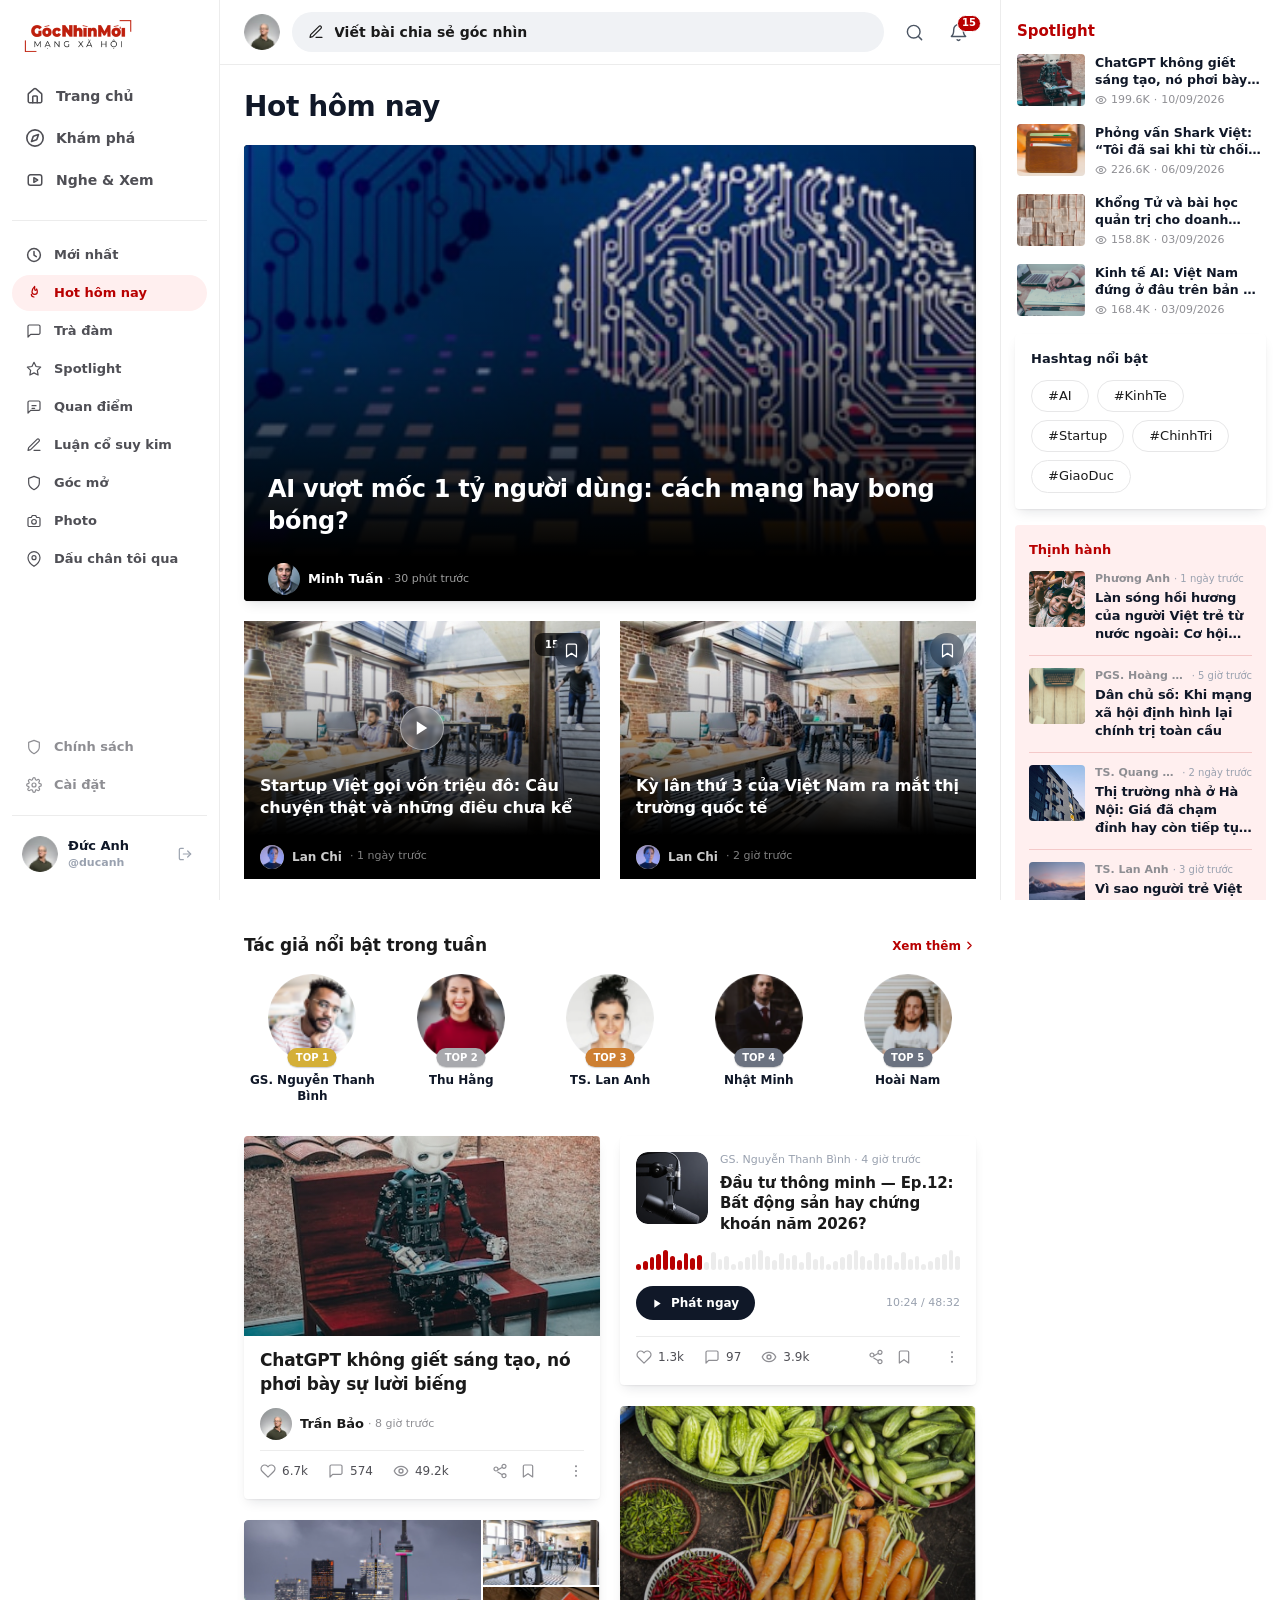
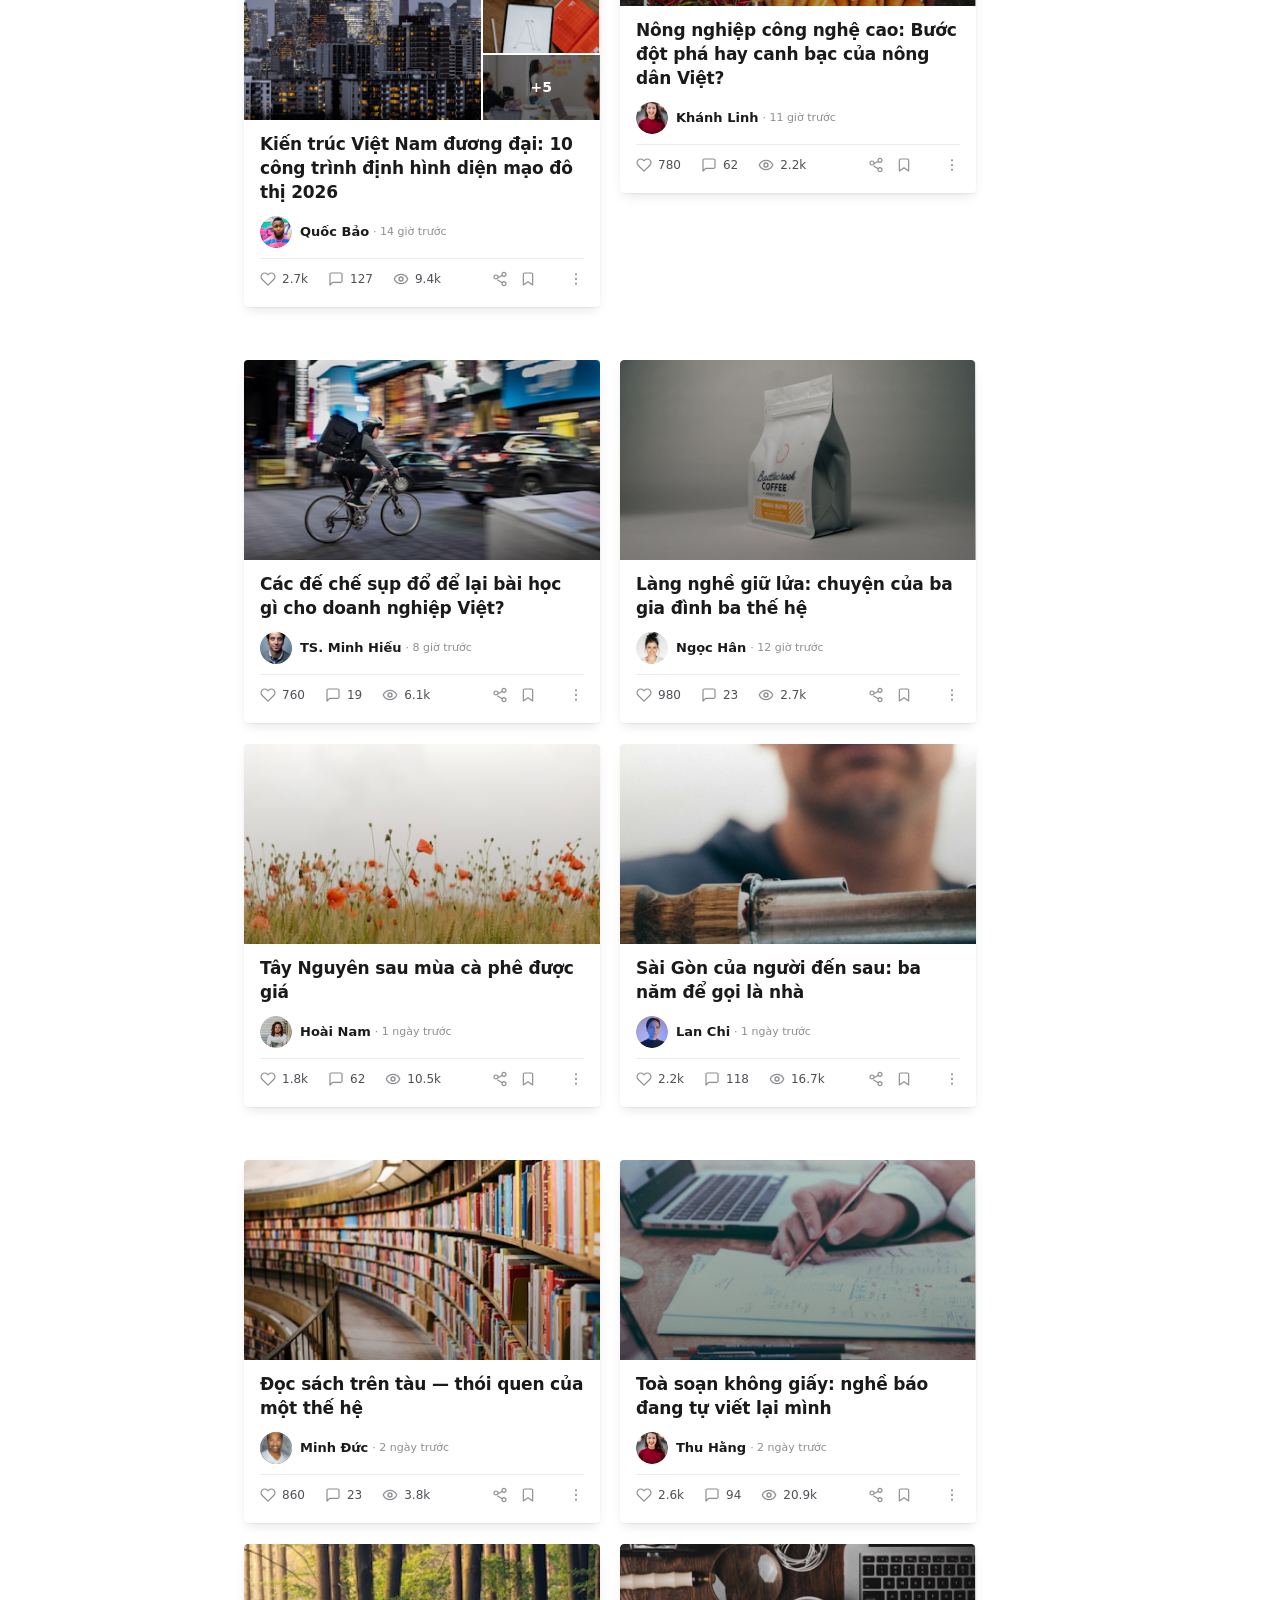
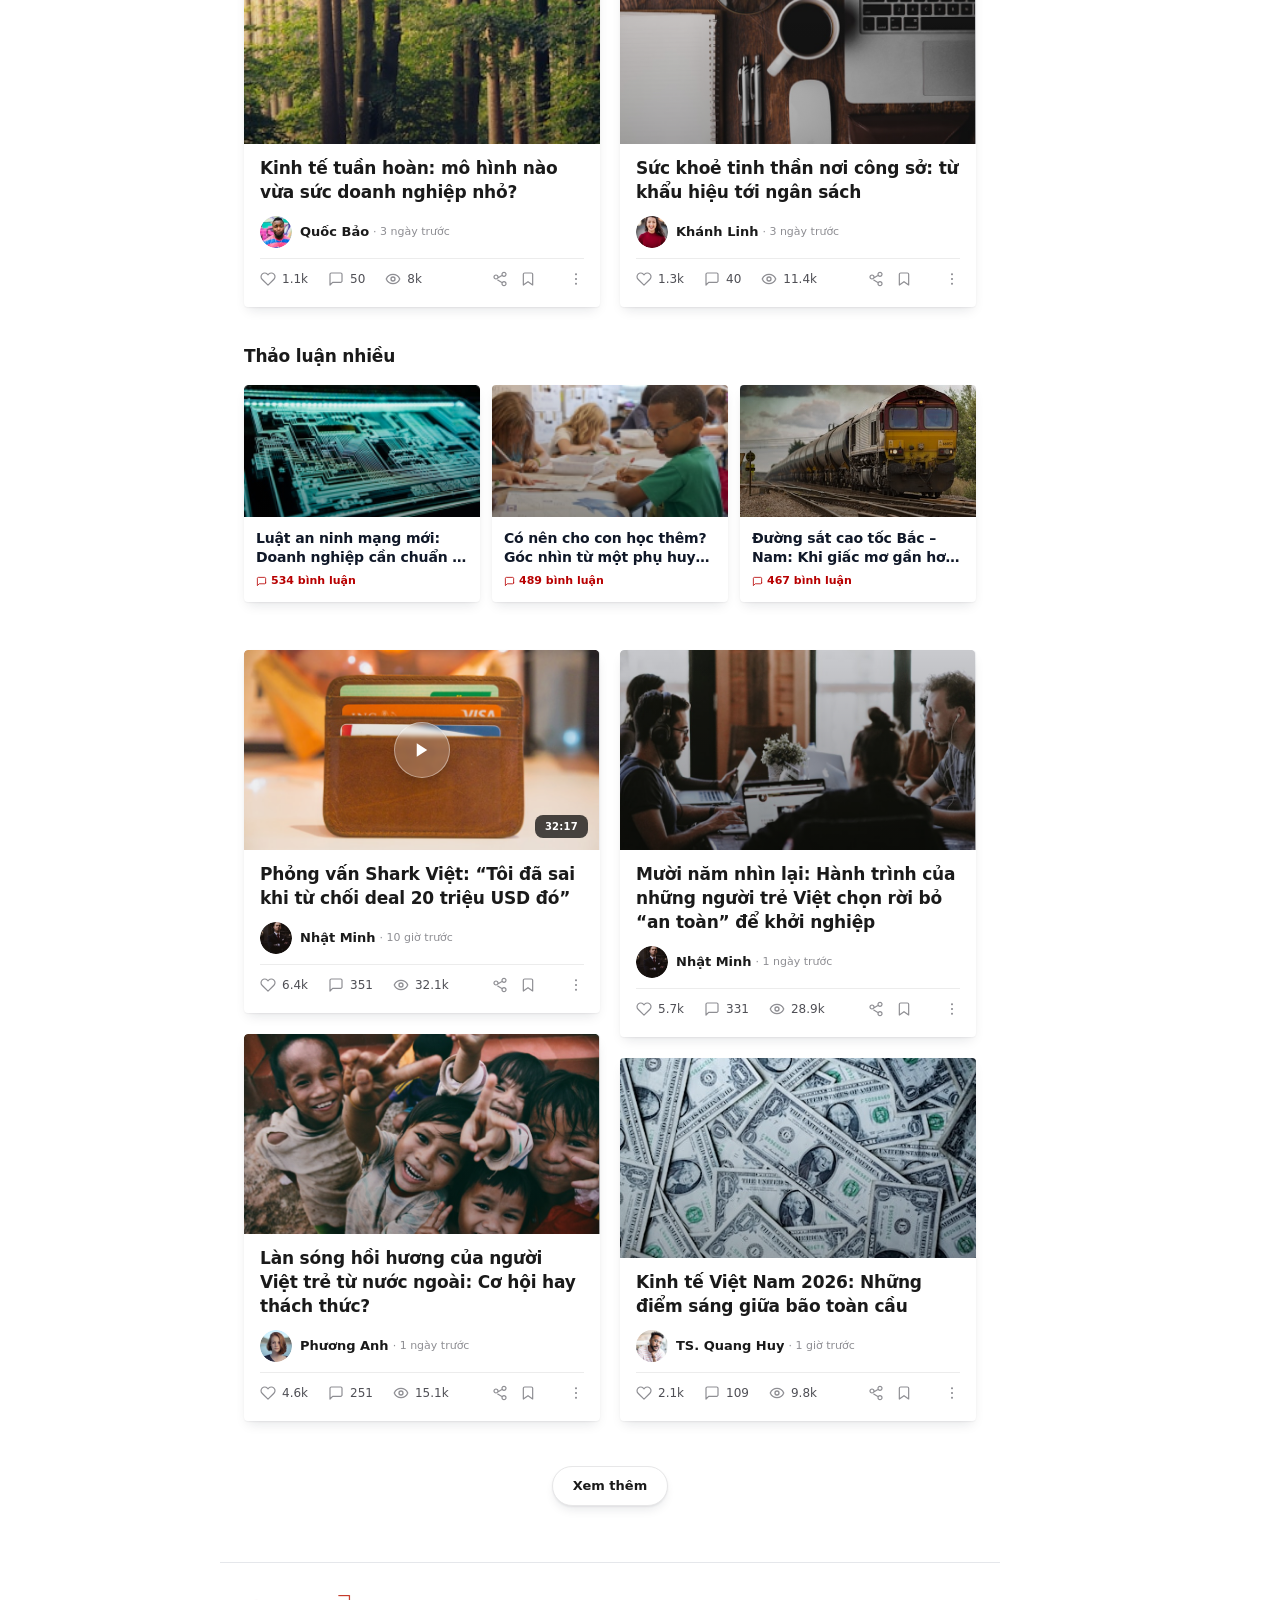
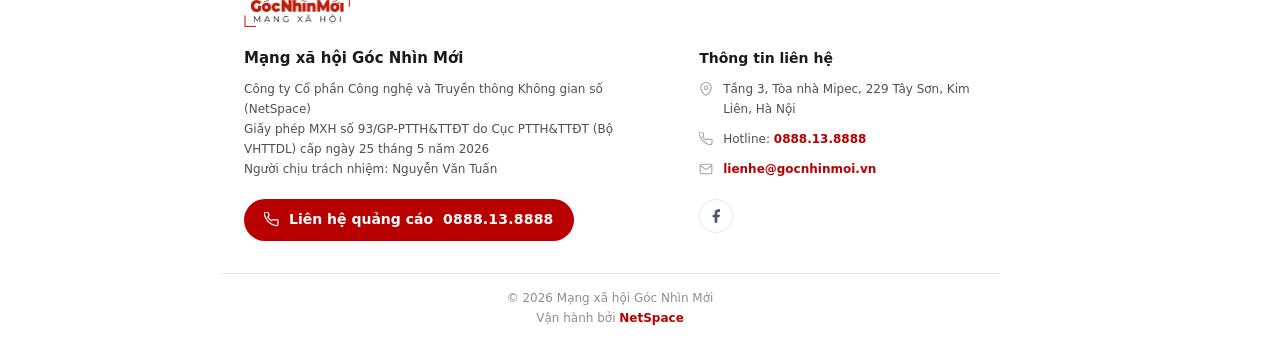
<file: hot-hom-nay.html>
<!DOCTYPE html>
<html lang="vi">
<head>
<meta charset="utf-8">
<meta name="viewport" content="width=device-width, initial-scale=1, viewport-fit=cover">
<meta name="theme-color" content="#ffffff">
<meta name="description" content="Hot hôm nay trên Góc Nhìn Mới — những nội dung được đọc và bàn luận nhiều nhất trong ngày.">
<title>Hot hôm nay — Góc Nhìn Mới</title>

<link rel="preconnect" href="https://fonts.googleapis.com">
<link rel="preconnect" href="https://fonts.gstatic.com" crossorigin>
<link href="https://fonts.googleapis.com/css2?family=Be+Vietnam+Pro:wght@400;500;600;700;800&display=swap" rel="stylesheet">
<link rel="stylesheet" href="assets/css/tailwind.css">
</head>
<body class="v-web">

<!-- ============ Bộ icon (vector xuất trực tiếp từ Figma) ============ -->
<svg width="0" height="0" style="position:absolute" aria-hidden="true" focusable="false">
  <symbol id="i-flame" viewBox="0 0 24 24">
    <path d="M13 2s-4 4-4 8a4 4 0 008 0c0-1.5-.5-3-1-4 0 0-1 2-2 2s-1-2-1-2z" fill="none" stroke="currentColor" stroke-width="1.8" stroke-linecap="round" stroke-linejoin="round"/>
    <path d="M12 18a4 4 0 01-4-4" fill="none" stroke="currentColor" stroke-width="1.8" stroke-linecap="round" stroke-linejoin="round"/>
  </symbol>
  <symbol id="i-star-line" viewBox="0 0 24 24">
    <path d="M12 2l3.09 6.26L22 9.27l-5 4.87 1.18 6.88L12 17.77l-6.18 3.25L7 14.14 2 9.27l6.91-1.01L12 2z" fill="none" stroke="currentColor" stroke-width="1.8" stroke-linecap="round" stroke-linejoin="round"/>
  </symbol>
  <symbol id="i-comment-lines" viewBox="0 0 24 24">
    <path d="M21 15a2 2 0 01-2 2H7l-4 4V5a2 2 0 012-2h14a2 2 0 012 2z" fill="none" stroke="currentColor" stroke-width="1.8" stroke-linecap="round" stroke-linejoin="round"/>
    <path d="M9 10h6M9 14h4" fill="none" stroke="currentColor" stroke-width="1.8" stroke-linecap="round"/>
  </symbol>
  <symbol id="i-pencil" viewBox="0 0 24 24">
    <path d="M12 20h9" fill="none" stroke="currentColor" stroke-width="1.8" stroke-linecap="round"/>
    <path d="M16.5 3.5a2.121 2.121 0 013 3L7 19l-4 1 1-4z" fill="none" stroke="currentColor" stroke-width="1.8" stroke-linecap="round" stroke-linejoin="round"/>
  </symbol>
  <symbol id="i-shield" viewBox="0 0 24 24">
    <path d="M12 22s8-4 8-10V5l-8-3-8 3v7c0 6 8 10 8 10z" fill="none" stroke="currentColor" stroke-width="1.8" stroke-linecap="round" stroke-linejoin="round"/>
  </symbol>
  <symbol id="i-settings" viewBox="0 0 24 24">
    <circle cx="12" cy="12" r="3" fill="none" stroke="currentColor" stroke-width="1.8"/>
    <path d="M19.4 15a1.65 1.65 0 00.33 1.82l.06.06a2 2 0 11-2.83 2.83l-.06-.06a1.65 1.65 0 00-1.82-.33 1.65 1.65 0 00-1 1.51V21a2 2 0 11-4 0v-.09A1.65 1.65 0 008 19.4a1.65 1.65 0 00-1.82.33l-.06.06a2 2 0 11-2.83-2.83l.06-.06A1.65 1.65 0 004.6 15a1.65 1.65 0 00-1.51-1H3a2 2 0 110-4h.09A1.65 1.65 0 004.6 9a1.65 1.65 0 00-.33-1.82l-.06-.06a2 2 0 112.83-2.83l.06.06A1.65 1.65 0 009 4.6a1.65 1.65 0 001-1.51V3a2 2 0 114 0v.09a1.65 1.65 0 001 1.51 1.65 1.65 0 001.82-.33l.06-.06a2 2 0 112.83 2.83l-.06.06A1.65 1.65 0 0019.4 9a1.65 1.65 0 001.51 1H21a2 2 0 110 4h-.09a1.65 1.65 0 00-1.51 1z" fill="none" stroke="currentColor" stroke-width="1.8" stroke-linecap="round" stroke-linejoin="round"/>
  </symbol>
  <symbol id="i-logout" viewBox="0 0 24 24">
    <path d="M9.5 20.5H5.5a2 2 0 01-2-2v-13a2 2 0 012-2h4" fill="none" stroke="currentColor" stroke-width="1.8" stroke-linecap="round" stroke-linejoin="round"/>
    <path d="M16 16.5l4.5-4.5L16 7.5" fill="none" stroke="currentColor" stroke-width="1.8" stroke-linecap="round" stroke-linejoin="round"/>
    <path d="M20.5 12h-11" fill="none" stroke="currentColor" stroke-width="1.8" stroke-linecap="round"/>
  </symbol>
  <symbol id="i-menu" viewBox="0 0 15.5 13.5">
    <path d="M0.75 0.75H14.75" stroke="currentColor" stroke-width="1.5" stroke-linecap="round"/>
    <path d="M0.75 6.75H14.75" stroke="currentColor" stroke-width="1.5" stroke-linecap="round"/>
    <path d="M0.75 12.75H14.75" stroke="currentColor" stroke-width="1.5" stroke-linecap="round"/>
  </symbol>
  <symbol id="i-bell" viewBox="0 0 18.986 18.986">
    <path d="M10.8616 16.6128C10.7225 16.8525 10.5229 17.0515 10.2827 17.1899C10.0425 17.3282 9.77018 17.401 9.493 17.401C9.21582 17.401 8.94351 17.3282 8.70332 17.1899C8.46313 17.0515 8.26351 16.8525 8.12443 16.6128M14.2395 6.32867C14.2395 5.06982 13.7394 3.86253 12.8493 2.97238C11.9591 2.08224 10.7519 1.58217 9.493 1.58217C8.23415 1.58217 7.02686 2.08224 6.13672 2.97238C5.24658 3.86253 4.7465 5.06982 4.7465 6.32867C4.7465 11.8663 2.37325 13.4484 2.37325 13.4484H16.6128C16.6128 13.4484 14.2395 11.8663 14.2395 6.32867Z" stroke="currentColor" stroke-width="1.42395" stroke-linecap="round" stroke-linejoin="round"/>
  </symbol>
  <symbol id="i-search" viewBox="0 0 19.9842 19.9842">
    <path d="M9.15943 15.8208C12.8384 15.8208 15.8208 12.8384 15.8208 9.15943C15.8208 5.48044 12.8384 2.49803 9.15943 2.49803C5.48044 2.49803 2.49803 5.48044 2.49803 9.15943C2.49803 12.8384 5.48044 15.8208 9.15943 15.8208Z" stroke="currentColor" stroke-width="1.5" stroke-linecap="round" stroke-linejoin="round"/>
    <path d="M17.4862 17.4862L13.9057 13.9057" stroke="currentColor" stroke-width="1.5" stroke-linecap="round" stroke-linejoin="round"/>
  </symbol>
  <symbol id="i-them-nguoi" viewBox="0 0 20 20">
    <circle cx="8" cy="6" r="3.1" stroke="currentColor" stroke-width="1.7" fill="none"/>
    <path d="M2.6 17.2v-.8A4.4 4.4 0 0 1 7 12h2a4.4 4.4 0 0 1 4.4 4.4v.8" stroke="currentColor" stroke-width="1.7" stroke-linecap="round" fill="none"/>
    <path d="M16.4 4.4v4.4M14.2 6.6h4.4" stroke="currentColor" stroke-width="1.7" stroke-linecap="round"/>
  </symbol>
  <symbol id="i-them" viewBox="0 0 16 16">
    <path d="M8 3.5v9M3.5 8h9" stroke="currentColor" stroke-width="1.8" stroke-linecap="round"/>
  </symbol>
  <symbol id="i-check" viewBox="0 0 16 16">
    <path d="M3.2 8.6l3.1 3.1 6.5-7.4" stroke="currentColor" stroke-width="1.8" stroke-linecap="round" stroke-linejoin="round" fill="none"/>
  </symbol>
  <symbol id="i-chevron" viewBox="0 0 12.9904 12.9904">
    <path d="M4.8714 9.7428L8.119 6.4952L4.8714 3.2476" stroke="currentColor" stroke-width="1.3" stroke-linecap="round" stroke-linejoin="round"/>
  </symbol>
  <symbol id="i-heart" viewBox="0 0 15.9882 15.9882">
    <path d="M13.8831 3.07107C13.5428 2.73065 13.1388 2.46061 12.6942 2.27638C12.2496 2.09214 11.773 1.99731 11.2917 1.99731C10.8104 1.99731 10.3338 2.09214 9.88913 2.27638C9.44449 2.46061 9.0405 2.73065 8.70025 3.07107L7.9941 3.77721L7.28795 3.07107C6.60067 2.38378 5.66851 1.99766 4.69653 1.99766C3.72456 1.99766 2.7924 2.38378 2.10511 3.07107C1.41783 3.75835 1.03171 4.69052 1.03171 5.66249C1.03171 6.63446 1.41783 7.56662 2.10511 8.25391L2.81126 8.96005L7.9941 14.1429L13.1769 8.96005L13.8831 8.25391C14.2235 7.91366 14.4935 7.50967 14.6778 7.06502C14.862 6.62038 14.9568 6.14379 14.9568 5.66249C14.9568 5.18118 14.862 4.7046 14.6778 4.25995C14.4935 3.81531 14.2235 3.41132 13.8831 3.07107Z" stroke="currentColor" stroke-width="1.19912" stroke-linecap="round" stroke-linejoin="round"/>
  </symbol>
  <symbol id="i-comment" viewBox="0 0 15.9882 15.9882">
    <path d="M13.9897 9.99262C13.9897 10.346 13.8493 10.6849 13.5994 10.9347C13.3496 11.1846 13.0107 11.325 12.6573 11.325H4.66322L1.99852 13.9897V3.33087C1.99852 2.97751 2.1389 2.63863 2.38876 2.38876C2.63863 2.1389 2.97751 1.99852 3.33087 1.99852H12.6573C13.0107 1.99852 13.3496 2.1389 13.5994 2.38876C13.8493 2.63863 13.9897 2.97751 13.9897 3.33087V9.99262Z" stroke="currentColor" stroke-width="1.19912" stroke-linecap="round" stroke-linejoin="round"/>
  </symbol>
  <symbol id="i-x" viewBox="0 0 16 16">
    <path d="M12.2 1.5h2.3L9.5 7.2l5.9 7.3h-4.6L7.2 9.9l-4.1 4.6H.8l5.3-6.1L.4 1.5h4.7l3.3 4.2zm-.8 11.7h1.3L4.4 2.7H3z" fill="currentColor"/>
  </symbol>
  <symbol id="i-share" viewBox="0 0 15.9882 15.9882">
    <path d="M5.72244 9.00002L10.2724 11.6514M10.2658 4.3368L5.72244 6.98818M11.9912 5.3294C12.5212 5.3294 13.0295 5.11884 13.4043 4.74405C13.7791 4.36925 13.9897 3.86092 13.9897 3.33087C13.9897 2.80083 13.7791 2.2925 13.4043 1.9177C13.0295 1.54291 12.5212 1.33235 11.9912 1.33235C11.4611 1.33235 10.9528 1.54291 10.578 1.9177C10.2032 2.2925 9.99262 2.80083 9.99262 3.33087C9.99262 3.86092 10.2032 4.36925 10.578 4.74405C10.9528 5.11884 11.4611 5.3294 11.9912 5.3294ZM3.99705 7.9941C4.52709 7.9941 5.03542 7.78354 5.41022 7.40875C5.78502 7.03395 5.99557 6.52562 5.99557 5.99557C5.99557 5.46553 5.78502 4.9572 5.41022 4.5824C5.03542 4.20761 4.52709 3.99705 3.99705 3.99705C3.46701 3.99705 2.95868 4.20761 2.58388 4.5824C2.20908 4.9572 1.99852 5.46553 1.99852 5.99557C1.99852 6.52562 2.20908 7.03395 2.58388 7.40875C2.95868 7.78354 3.46701 7.9941 3.99705 7.9941ZM11.9912 10.6588C11.4611 10.6588 10.9528 10.8694 10.578 11.2442C10.2032 11.619 9.99262 12.1273 9.99262 12.6573C9.99262 13.1874 10.2032 13.6957 10.578 14.0705C10.9528 14.4453 11.4611 14.6559 11.9912 14.6559C12.5212 14.6559 13.0295 14.4453 13.4043 14.0705C13.7791 13.6957 13.9897 13.1874 13.9897 12.6573C13.9897 12.1273 13.7791 11.619 13.4043 11.2442C13.0295 10.8694 12.5212 10.6588 11.9912 10.6588Z" stroke="currentColor" stroke-width="1.19912" stroke-linecap="round" stroke-linejoin="round"/>
  </symbol>
  <symbol id="i-bookmark" viewBox="0 0 15.9882 15.9882">
    <path d="M12.6573 13.9897L7.9941 10.6588L3.33087 13.9897V3.33087C3.33087 2.97751 3.47125 2.63863 3.72111 2.38876C3.97098 2.1389 4.30986 1.99852 4.66322 1.99852H11.325C11.6783 1.99852 12.0172 2.1389 12.2671 2.38876C12.517 2.63863 12.6573 2.97751 12.6573 3.33087V13.9897Z" stroke="currentColor" stroke-width="1.19912" stroke-linecap="round" stroke-linejoin="round"/>
  </symbol>
  <symbol id="i-more" viewBox="0 0 15.9882 15.9882">
    <path d="M7.9941 4.33014C8.54598 4.33014 8.99336 3.88275 8.99336 3.33087C8.99336 2.779 8.54598 2.33161 7.9941 2.33161C7.44222 2.33161 6.99484 2.779 6.99484 3.33087C6.99484 3.88275 7.44222 4.33014 7.9941 4.33014Z" fill="currentColor"/>
    <path d="M7.9941 8.99336C8.54598 8.99336 8.99336 8.54598 8.99336 7.9941C8.99336 7.44222 8.54598 6.99484 7.9941 6.99484C7.44222 6.99484 6.99484 7.44222 6.99484 7.9941C6.99484 8.54598 7.44222 8.99336 7.9941 8.99336Z" fill="currentColor"/>
    <path d="M7.9941 13.6566C8.54598 13.6566 8.99336 13.2092 8.99336 12.6573C8.99336 12.1054 8.54598 11.6581 7.9941 11.6581C7.44222 11.6581 6.99484 12.1054 6.99484 12.6573C6.99484 13.2092 7.44222 13.6566 7.9941 13.6566Z" fill="currentColor"/>
  </symbol>
  <symbol id="i-play" viewBox="0 0 17.9867 17.9867">
    <path d="M3.74723 2.24834L14.2395 8.99335L3.74723 15.7384V2.24834Z" fill="currentColor"/>
  </symbol>
  <symbol id="i-play-sm" viewBox="0 0 10.9919 10.9919">
    <path d="M2.28998 1.37399L8.70192 5.49595L2.28998 9.61791V1.37399Z" fill="currentColor"/>
  </symbol>
  <symbol id="i-pause" viewBox="0 0 16 16">
    <rect x="3.5" y="2.5" width="3.4" height="11" rx="1.2" fill="currentColor"/>
    <rect x="9.1" y="2.5" width="3.4" height="11" rx="1.2" fill="currentColor"/>
  </symbol>
  <symbol id="i-pin" viewBox="0 0 10.9919 10.9919">
    <path d="M9.61791 4.57996C9.61791 7.78593 5.49595 10.5339 5.49595 10.5339C5.49595 10.5339 1.37399 7.78593 1.37399 4.57996C1.37399 3.48675 1.80826 2.43831 2.58128 1.66529C3.3543 0.892273 4.40274 0.457996 5.49595 0.457996C6.58916 0.457996 7.6376 0.892273 8.41062 1.66529C9.18364 2.43831 9.61791 3.48675 9.61791 4.57996ZM5.49595 4.57996C5.67638 4.57996 5.85505 4.54442 6.02175 4.47537C6.18845 4.40632 6.33992 4.30511 6.46751 4.17753C6.59509 4.04994 6.6963 3.89847 6.76535 3.73177C6.8344 3.56507 6.86994 3.38641 6.86994 3.20597C6.86994 3.02554 6.8344 2.84687 6.76535 2.68017C6.6963 2.51347 6.59509 2.362 6.46751 2.23442C6.33992 2.10683 6.18845 2.00562 6.02175 1.93657C5.85505 1.86752 5.67638 1.83198 5.49595 1.83198C5.13155 1.83198 4.78207 1.97674 4.52439 2.23442C4.26672 2.49209 4.12196 2.84157 4.12196 3.20597C4.12196 3.57038 4.26672 3.91985 4.52439 4.17753C4.78207 4.4352 5.13155 4.57996 5.49595 4.57996Z" stroke="currentColor" stroke-width="0.915992" stroke-linecap="round" stroke-linejoin="round"/>
  </symbol>
  <symbol id="i-star" viewBox="0 0 10.9919 10.9919">
    <path d="M5.49595 0.915992L6.91116 3.78305L10.0759 4.24562L7.78593 6.47606L8.32636 9.62707L5.49595 8.13859L2.66554 9.62707L3.20597 6.47606L0.915992 4.24562L4.08074 3.78305L5.49595 0.915992Z" fill="currentColor"/>
  </symbol>
  <symbol id="i-bookmark-lg" viewBox="0 0 14.9889 14.9889">
    <path d="M11.8662 13.1153L7.49445 9.9926L3.12269 13.1153V3.12269C3.12269 2.79141 3.25429 2.4737 3.48853 2.23946C3.72278 2.00521 4.04049 1.87361 4.37176 1.87361H10.6171C10.9484 1.87361 11.2661 2.00521 11.5004 2.23946C11.7346 2.4737 11.8662 2.79141 11.8662 3.12269V13.1153Z" stroke="currentColor" stroke-width="1.24908" stroke-linecap="round" stroke-linejoin="round"/>
  </symbol>
  <symbol id="i-map-pin" viewBox="0 0 13.9897 13.9897">
    <path d="M12.241 5.82904C12.241 9.90937 6.99485 13.4068 6.99485 13.4068C6.99485 13.4068 1.74871 9.90937 1.74871 5.82904C1.74871 4.43768 2.30143 3.1033 3.28527 2.11946C4.26911 1.13562 5.60349 0.582904 6.99485 0.582904C8.38621 0.582904 9.72059 1.13562 10.7044 2.11946C11.6883 3.1033 12.241 4.43768 12.241 5.82904Z" stroke="currentColor" stroke-width="1.04923" stroke-linecap="round" stroke-linejoin="round"/>
    <path d="M6.99485 7.57775C7.96064 7.57775 8.74356 6.79483 8.74356 5.82904C8.74356 4.86325 7.96064 4.08033 6.99485 4.08033C6.02906 4.08033 5.24614 4.86325 5.24614 5.82904C5.24614 6.79483 6.02906 7.57775 6.99485 7.57775Z" stroke="currentColor" stroke-width="1.04923" stroke-linecap="round" stroke-linejoin="round"/>
  </symbol>
  <symbol id="i-phone" viewBox="0 0 13.9897 13.9897">
    <path d="M12.8239 9.86274V11.6115C12.8246 11.7738 12.7913 11.9345 12.7263 12.0832C12.6612 12.232 12.5658 12.3655 12.4462 12.4752C12.3266 12.585 12.1854 12.6685 12.0316 12.7205C11.8778 12.7726 11.7148 12.7919 11.5532 12.7773C9.75947 12.5824 8.0365 11.9694 6.5227 10.9877C4.424 9.78022 2.76573 7.93407 1.78952 5.71829C0.832491 4.19822 0.243667 2.47566 0.0699486 0.687827C0.168197 0.467119 0.332587 0.282385 0.540389 0.159166C0.748192 0.0359462 0.989142 -0.0196722 1.22993 0C1.22993 0 2.97864 0 2.97864 0C3.26153 -0.00278413 3.53578 0.0973909 3.75027 0.281853C3.96476 0.466316 4.10486 0.722479 4.14445 1.0026C4.21848 1.56218 4.35488 2.11186 4.55248 2.64056C4.63091 2.84919 4.64788 3.07594 4.60139 3.29392C4.5549 3.51191 4.4469 3.712 4.29017 3.87048L3.54989 4.61077C4.37968 6.0701 5.58798 7.2784 7.04731 8.1082L7.7876 7.36791C7.94608 7.21119 8.14618 7.10318 8.36416 7.05669C8.58215 7.0102 8.80889 7.02718 9.01753 7.1056C9.54622 7.30321 10.0959 7.43961 10.6555 7.51363C10.967 7.22609 11.38 7.07406 11.8036 7.09101C12.2272 7.10795 12.6267 7.29247 12.9142 7.60398C13.2018 7.9155 13.3538 8.32848 13.3369 8.75207C13.3199 9.17567 13.1354 9.57519 12.8239 9.86274Z" stroke="currentColor" stroke-width="1.04923" stroke-linecap="round" stroke-linejoin="round"/>
  </symbol>
  <symbol id="i-mail" viewBox="0 0 13.9897 13.9897">
    <path d="M2.33162 2.33162H11.6581C12.2993 2.33162 12.8239 2.85623 12.8239 3.49742V10.4923C12.8239 11.1335 12.2993 11.6581 11.6581 11.6581H2.33162C1.69042 11.6581 1.16581 11.1335 1.16581 10.4923V3.49742C1.16581 2.85623 1.69042 2.33162 2.33162 2.33162Z" stroke="currentColor" stroke-width="1.04923" stroke-linecap="round" stroke-linejoin="round"/>
    <path d="M12.8239 3.49743L6.99485 7.57775L1.16581 3.49743" stroke="currentColor" stroke-width="1.04923" stroke-linecap="round" stroke-linejoin="round"/>
  </symbol>
  <symbol id="i-phone-btn" viewBox="0 0 14.9889 14.9889">
    <path d="M13.7398 10.5672V12.4408C13.7405 12.6147 13.7049 12.7869 13.6352 12.9463C13.5655 13.1056 13.4633 13.2487 13.3352 13.3663C13.207 13.4839 13.0557 13.5734 12.8909 13.6291C12.7262 13.6848 12.5516 13.7055 12.3783 13.6899C10.4565 13.481 8.6105 12.8243 6.98857 11.7725C4.73998 10.4788 2.96327 8.50075 1.91733 6.12671C0.89195 4.49807 0.26107 2.65248 0.0749442 0.736954C0.18021 0.500482 0.356341 0.302554 0.578986 0.170533C0.80163 0.0385132 1.05979 -0.0210777 1.31777 0C1.31777 0 3.19139 0 3.19139 0C3.49448 -0.0029834 3.78831 0.104347 4.01813 0.301984C4.24794 0.499621 4.39804 0.774081 4.44046 1.0742C4.51978 1.67376 4.66592 2.2627 4.87764 2.82915C4.96167 3.05269 4.97985 3.29563 4.93004 3.52919C4.88023 3.76274 4.76451 3.97712 4.5966 4.14693L3.80343 4.94009C4.6925 6.50365 5.9871 7.79825 7.55066 8.68732L8.34382 7.89415C8.51363 7.72624 8.72801 7.61052 8.96156 7.56071C9.19512 7.5109 9.43806 7.52908 9.6616 7.61311C10.2281 7.82483 10.817 7.97097 11.4165 8.05029C11.7503 7.7422 12.1928 7.57932 12.6466 7.59747C13.1005 7.61563 13.5285 7.81333 13.8366 8.14709C14.1447 8.48085 14.3076 8.92333 14.2894 9.37718C14.2713 9.83104 14.0736 10.2591 13.7398 10.5672Z" stroke="currentColor" stroke-width="1.24908" stroke-linecap="round" stroke-linejoin="round"/>
  </symbol>
  <symbol id="i-close" viewBox="0 0 16 16">
    <path d="M3.5 3.5L12.5 12.5M12.5 3.5L3.5 12.5" stroke="currentColor" stroke-width="1.5" stroke-linecap="round"/>
  </symbol>
  <symbol id="i-eye" viewBox="0 0 13.9982 13.9982">
    <path d="M1.20268 6.79613C1.15407 6.92708 1.15407 7.07112 1.20268 7.20207C1.67611 8.35001 2.47973 9.33153 3.51166 10.0222C4.5436 10.7128 5.75737 11.0815 6.9991 11.0815C8.24083 11.0815 9.4546 10.7128 10.4865 10.0222C11.5185 9.33153 12.3221 8.35001 12.7955 7.20207C12.8441 7.07112 12.8441 6.92708 12.7955 6.79613C12.3221 5.64819 11.5185 4.66667 10.4865 3.97603C9.4546 3.28539 8.24083 2.9167 6.9991 2.9167C5.75737 2.9167 4.5436 3.28539 3.51166 3.97603C2.47973 4.66667 1.67611 5.64819 1.20268 6.79613Z" stroke="currentColor" stroke-width="1.16652" stroke-linecap="round" stroke-linejoin="round"/>
    <path d="M6.9991 8.74888C7.96549 8.74888 8.74902 7.96535 8.74902 6.99896C8.74902 6.03257 7.96549 5.24904 6.9991 5.24904C6.03271 5.24904 5.24918 6.03257 5.24918 6.99896C5.24918 7.96535 6.03271 8.74888 6.9991 8.74888Z" stroke="currentColor" stroke-width="1.16652" stroke-linecap="round" stroke-linejoin="round"/>
  </symbol>
  <symbol id="i-nav-home" viewBox="0 0 19.9674 19.9674">
    <path d="M12.4796 17.4715V10.8157C12.4796 10.595 12.392 10.3834 12.2359 10.2274C12.0799 10.0713 11.8683 9.9837 11.6476 9.9837H8.31975C8.0991 9.9837 7.88748 10.0713 7.73145 10.2274C7.57543 10.3834 7.48777 10.595 7.48777 10.8157V17.4715" stroke="currentColor" stroke-width="1.7" stroke-linecap="round" stroke-linejoin="round"/>
    <path d="M2.49593 8.31975C2.49587 8.0777 2.54862 7.83855 2.6505 7.61899C2.75237 7.39942 2.90093 7.20474 3.08579 7.04849L8.90962 2.05748C9.20995 1.80364 9.59047 1.66438 9.9837 1.66438C10.377 1.66438 10.7574 1.80364 11.0578 2.05748L16.8816 7.04849C17.0664 7.20474 17.215 7.39942 17.3169 7.61899C17.4187 7.83855 17.4715 8.0777 17.4715 8.31975V15.8075C17.4715 16.2488 17.2961 16.6721 16.9841 16.9841C16.6721 17.2961 16.2488 17.4715 15.8075 17.4715H4.15988C3.71857 17.4715 3.29534 17.2961 2.98328 16.9841C2.67123 16.6721 2.49593 16.2488 2.49593 15.8075V8.31975Z" stroke="currentColor" stroke-width="1.7" stroke-linecap="round" stroke-linejoin="round"/>
  </symbol>
  <symbol id="i-nav-media" viewBox="0 0 19.9674 19.9674">
    <path d="M14.9755 4.1632H4.99185C3.61339 4.1632 2.49592 5.28067 2.49592 6.65913V13.3183C2.49592 14.6967 3.61339 15.8142 4.99185 15.8142H14.9755C16.354 15.8142 17.4715 14.6967 17.4715 13.3183V6.65913C17.4715 5.28067 16.354 4.1632 14.9755 4.1632Z" stroke="currentColor" stroke-width="1.66728" stroke-linecap="round" stroke-linejoin="round"/>
    <path d="M8.73574 7.48777L12.8989 9.9837L8.73574 12.4796V7.48777Z" stroke="currentColor" stroke-width="1.66728" stroke-linecap="round" stroke-linejoin="round"/>
  </symbol>
  <symbol id="i-nav-explore" viewBox="0 0 18.3034 18.3034">
    <path d="M12.6793 5.62415L11.1784 10.126C11.0967 10.3711 10.9591 10.5937 10.7765 10.7765C10.5937 10.9591 10.3711 11.0967 10.126 11.1784L5.62415 12.6793L7.12503 8.17748C7.20672 7.9324 7.34435 7.7097 7.52702 7.52702C7.7097 7.34435 7.9324 7.20672 8.17748 7.12503L12.6793 5.62415Z" stroke="currentColor" stroke-width="1.66395" stroke-linecap="round" stroke-linejoin="round"/>
    <path d="M9.15172 17.4714C13.7466 17.4714 17.4714 13.7466 17.4714 9.15172C17.4714 4.55685 13.7466 0.831975 9.15172 0.831975C4.55685 0.831975 0.831975 4.55685 0.831975 9.15172C0.831975 13.7466 4.55685 17.4714 9.15172 17.4714Z" stroke="currentColor" stroke-width="1.66395" stroke-linecap="round" stroke-linejoin="round"/>
  </symbol>
  <symbol id="i-cong" viewBox="0 0 16 16">
    <path d="M8 2.5v11M2.5 8h11" stroke="currentColor" stroke-width="1.8" stroke-linecap="round" fill="none"/>
  </symbol>
  <symbol id="i-nav-write" viewBox="0 0 17.8844 17.8844">
    <path d="M8.52774 1.86889H2.70392C2.26261 1.86889 1.83938 2.0442 1.52732 2.35624C1.21527 2.6683 1.03997 3.09153 1.03997 3.53284V15.1805C1.03997 15.6218 1.21527 16.045 1.52732 16.3571C1.83938 16.6691 2.26261 16.8445 2.70392 16.8445H14.3515C14.7929 16.8445 15.2161 16.6691 15.5282 16.3571C15.8402 16.045 16.0155 15.6218 16.0155 15.1805V9.35666" stroke="currentColor" stroke-width="2.07994" stroke-linecap="round" stroke-linejoin="round"/>
    <path d="M13.8316 1.5569C14.1626 1.22591 14.6114 1.03997 15.0795 1.03997C15.5476 1.03997 15.9966 1.22591 16.3275 1.5569C16.6585 1.88788 16.8444 2.33678 16.8444 2.80486C16.8444 3.27294 16.6585 3.72184 16.3275 4.05283L8.82889 11.5522C8.63135 11.7496 8.38731 11.8941 8.11924 11.9724L5.72898 12.6713C5.65739 12.6922 5.5815 12.6934 5.50926 12.6749C5.43702 12.6564 5.37109 12.6188 5.31835 12.5661C5.26563 12.5133 5.22804 12.4474 5.20952 12.3751C5.19102 12.3029 5.19227 12.227 5.21315 12.1554L5.91201 9.76512C5.99065 9.49734 6.13542 9.25355 6.33299 9.05631L13.8316 1.5569Z" stroke="currentColor" stroke-width="2.07994" stroke-linecap="round" stroke-linejoin="round"/>
  </symbol>
  <symbol id="i-verified" viewBox="0 0 16 16">
    <circle cx="8" cy="8" r="7" fill="currentColor"/>
    <path d="M4.9 8.2L7 10.3L11.1 6.2" stroke="#fff" stroke-width="1.6" stroke-linecap="round" stroke-linejoin="round" fill="none"/>
  </symbol>
  <symbol id="i-nav-user" viewBox="0 0 19.9674 19.9674">
    <path d="M16.6395 17.4715V15.8075C16.6395 14.9249 16.2889 14.0784 15.6648 13.4543C15.0407 12.8302 14.1943 12.4796 13.3116 12.4796H6.6558C5.77316 12.4796 4.9267 12.8302 4.3026 13.4543C3.6785 14.0784 3.3279 14.9249 3.3279 15.8075V17.4715" stroke="currentColor" stroke-width="1.7" stroke-linecap="round" stroke-linejoin="round"/>
    <path d="M9.9837 9.1517C11.8217 9.1517 13.3116 7.6618 13.3116 5.8237C13.3116 3.9857 11.8217 2.4958 9.9837 2.4958C8.1457 2.4958 6.6558 3.9857 6.6558 5.8237C6.6558 7.6618 8.1457 9.1517 9.9837 9.1517Z" stroke="currentColor" stroke-width="1.7" stroke-linecap="round" stroke-linejoin="round"/>
  </symbol>
  <symbol id="i-clock" viewBox="0 0 16 16">
    <circle cx="8" cy="8" r="6.4" stroke="currentColor" stroke-width="1.5" fill="none"/>
    <path d="M8 4.6V8.2L10.3 9.6" stroke="currentColor" stroke-width="1.5" stroke-linecap="round" stroke-linejoin="round" fill="none"/>
  </symbol>
  <symbol id="i-alert" viewBox="0 0 16 16">
    <circle cx="8" cy="8" r="6.4" stroke="currentColor" stroke-width="1.5" fill="none"/>
    <path d="M8 4.9V8.6" stroke="currentColor" stroke-width="1.5" stroke-linecap="round"/>
    <circle cx="8" cy="11.1" r=".95" fill="currentColor"/>
  </symbol>
  <symbol id="i-draft" viewBox="0 0 16 16">
    <path d="M9.1 1.9H4.4C3.85 1.9 3.4 2.35 3.4 2.9V13.1C3.4 13.65 3.85 14.1 4.4 14.1H11.6C12.15 14.1 12.6 13.65 12.6 13.1V5.4L9.1 1.9Z" stroke="currentColor" stroke-width="1.5" stroke-linejoin="round" fill="none"/>
    <path d="M9.1 1.9V5.4H12.6" stroke="currentColor" stroke-width="1.5" stroke-linejoin="round" fill="none"/>
  </symbol>
  <symbol id="i-link" viewBox="0 0 16 16">
    <path d="M6.7 8.65C6.98 9.02 7.34 9.33 7.75 9.55C8.16 9.77 8.62 9.9 9.08 9.93C9.55 9.96 10.01 9.89 10.45 9.73C10.88 9.56 11.28 9.31 11.6 8.98L13.6 6.98C14.18 6.38 14.5 5.58 14.49 4.75C14.48 3.92 14.15 3.13 13.56 2.54C12.97 1.95 12.18 1.62 11.35 1.61C10.52 1.6 9.72 1.92 9.13 2.5L7.98 3.64" stroke="currentColor" stroke-width="1.5" stroke-linecap="round" stroke-linejoin="round" fill="none"/>
    <path d="M9.3 7.35C9.02 6.98 8.66 6.67 8.25 6.45C7.84 6.23 7.38 6.1 6.92 6.07C6.45 6.04 5.99 6.11 5.55 6.27C5.12 6.44 4.72 6.69 4.4 7.02L2.4 9.02C1.82 9.62 1.5 10.42 1.51 11.25C1.52 12.08 1.85 12.87 2.44 13.46C3.03 14.05 3.82 14.38 4.65 14.39C5.48 14.4 6.28 14.08 6.87 13.5L8.02 12.36" stroke="currentColor" stroke-width="1.5" stroke-linecap="round" stroke-linejoin="round" fill="none"/>
  </symbol>
  <symbol id="i-send" viewBox="0 0 16 16">
    <path d="M14.3 1.7L7.3 8.7" stroke="currentColor" stroke-width="1.5" stroke-linecap="round" stroke-linejoin="round" fill="none"/>
    <path d="M14.3 1.7L9.85 14.3L7.3 8.7L1.7 6.15L14.3 1.7Z" stroke="currentColor" stroke-width="1.5" stroke-linecap="round" stroke-linejoin="round" fill="none"/>
  </symbol>
  <symbol id="i-trash" viewBox="0 0 16 16">
    <path d="M2.4 4.2H13.6" stroke="currentColor" stroke-width="1.5" stroke-linecap="round"/>
    <path d="M5.6 4.2V2.9C5.6 2.35 6.05 1.9 6.6 1.9H9.4C9.95 1.9 10.4 2.35 10.4 2.9V4.2" stroke="currentColor" stroke-width="1.5" stroke-linecap="round" stroke-linejoin="round" fill="none"/>
    <path d="M12.3 4.2V13.1C12.3 13.65 11.85 14.1 11.3 14.1H4.7C4.15 14.1 3.7 13.65 3.7 13.1V4.2" stroke="currentColor" stroke-width="1.5" stroke-linecap="round" stroke-linejoin="round" fill="none"/>
  </symbol>
  <symbol id="i-camera" viewBox="0 0 20 20">
    <path d="M17.5 15.4C17.5 16.2 16.8 16.9 16 16.9H4C3.2 16.9 2.5 16.2 2.5 15.4V7.1C2.5 6.3 3.2 5.6 4 5.6H6.6L7.9 3.1H12.1L13.4 5.6H16C16.8 5.6 17.5 6.3 17.5 7.1V15.4Z" stroke="currentColor" stroke-width="1.5" stroke-linejoin="round" fill="none"/>
    <circle cx="10" cy="11" r="2.9" stroke="currentColor" stroke-width="1.5" fill="none"/>
  </symbol>
  <symbol id="i-facebook" viewBox="0 0 15.9882 15.9882">
    <path d="M11.9912 1.33235H9.99263C9.10922 1.33235 8.262 1.68328 7.63734 2.30794C7.01268 2.9326 6.66175 3.77982 6.66175 4.66322V6.66175H4.66323V9.32645H6.66175V14.6559H9.32645V9.32645H11.325L11.9912 6.66175H9.32645V4.66322C9.32645 4.48654 9.39664 4.3171 9.52157 4.19217C9.6465 4.06724 9.81594 3.99705 9.99263 3.99705H11.9912V1.33235Z" fill="currentColor"/>
  </symbol>
</svg>

<div class="page">

  <!-- ============ Header trang con ============ -->
  <header class="app-header sticky top-0 z-50 bg-surface border-b border-line-3 shadow-header" id="appHeader">
    <div class="shell w-full max-w-shell mx-auto px-4 app-header__inner h-[64px] flex items-center justify-between gap-2">
      <a class="btn-back size-5 grid place-items-center text-icon-dark" href="index.html" data-back aria-label="Quay lại">
        <svg class="icon size-4 flex-none" aria-hidden="true"><use href="#i-chevron"></use></svg>
      </a>

      <h1 class="page-title text-[20px] font-semibold leading-[28px] text-[#000] truncate">Hot hôm nay</h1>
      <button class="icon-btn relative size-9 grid place-items-center rounded-full text-icon-dark transition-colors active:bg-surface-fill" type="button" aria-label="Tìm kiếm" aria-expanded="false" aria-controls="thanhTim" data-tim-mo>
        <svg class="icon size-4 flex-none" aria-hidden="true"><use href="#i-search"></use></svg>
      </button>

      <a class="icon-btn relative size-9 grid place-items-center rounded-full text-icon-dark transition-colors active:bg-surface-fill" href="thong-bao.html" aria-label="Thông báo" data-chuong>
        <svg class="icon size-4 flex-none" aria-hidden="true"><use href="#i-bell"></use></svg>
        <span class="icon-btn__dot absolute top-[6px] left-[22px] size-2 rounded-full bg-primary-800" aria-hidden="true" hidden></span>
      </a>
    </div>
  </header>

  <!-- ============ Tìm kiếm ============ -->
  <div class="searchbar pt-4 shell w-full max-w-shell mx-auto px-4" id="thanhTim" hidden>
    <form class="search relative flex items-center h-9 px-[17px] bg-surface-fill border rounded-full" role="search" onsubmit="return false">
      <label class="sr-only" for="q">Tìm kiếm nội dung</label>
      <input id="q" type="search" placeholder="Tìm kiếm bài viết, tác giả, chủ đề..." autocomplete="off">
      <svg class="icon size-4 flex-none" aria-hidden="true"><use href="#i-search"></use></svg>
    </form>
  </div>


  <!-- ============ Cột điều hướng (chỉ hiện ở màn rộng) ============ -->
  <aside class="desknav" aria-label="Điều hướng chính">
    <a class="desknav__brand" href="index.html" aria-label="Góc Nhìn Mới — về trang chủ">
      <img src="assets/img/logo-gnm.png" alt="Góc Nhìn Mới" width="108" height="32">
    </a>

    <nav aria-label="Khu vực chính">
      <ul class="desknav__list">
        <li><a class="desknav__link" href="index.html"><svg class="icon size-4 flex-none desknav__ico" aria-hidden="true"><use href="#i-nav-home"></use></svg>Trang chủ</a></li>
        <li><a class="desknav__link" href="kham-pha.html"><svg class="icon size-4 flex-none desknav__ico" aria-hidden="true"><use href="#i-nav-explore"></use></svg>Khám phá</a></li>
        <li><a class="desknav__link" href="nghe-va-xem.html"><svg class="icon size-4 flex-none desknav__ico" aria-hidden="true"><use href="#i-nav-media"></use></svg>Nghe & Xem</a></li>
      </ul>
    </nav>

    <nav class="desknav__group" aria-label="Chuyên mục">
      <ul class="desknav__list">
        <li><a class="desknav__link desknav__link--sub" href="moi-nhat.html"><svg class="icon size-4 flex-none desknav__ico" aria-hidden="true"><use href="#i-clock"></use></svg>Mới nhất</a></li>
        <li><a class="desknav__link desknav__link--sub is-active" href="hot-hom-nay.html"><svg class="icon size-4 flex-none desknav__ico" aria-hidden="true"><use href="#i-flame"></use></svg>Hot hôm nay</a></li>
        <li><a class="desknav__link desknav__link--sub" href="tra-dam.html"><svg class="icon size-4 flex-none desknav__ico" aria-hidden="true"><use href="#i-comment"></use></svg>Trà đàm</a></li>
        <li><a class="desknav__link desknav__link--sub" href="spotlight.html"><svg class="icon size-4 flex-none desknav__ico" aria-hidden="true"><use href="#i-star-line"></use></svg>Spotlight</a></li>
        <li><a class="desknav__link desknav__link--sub" href="quan-diem.html"><svg class="icon size-4 flex-none desknav__ico" aria-hidden="true"><use href="#i-comment-lines"></use></svg>Quan điểm</a></li>
        <li><a class="desknav__link desknav__link--sub" href="luan-co-suy-kim.html"><svg class="icon size-4 flex-none desknav__ico" aria-hidden="true"><use href="#i-pencil"></use></svg>Luận cổ suy kim</a></li>
        <li><a class="desknav__link desknav__link--sub" href="goc-mo.html"><svg class="icon size-4 flex-none desknav__ico" aria-hidden="true"><use href="#i-shield"></use></svg>Góc mở</a></li>
        <li><a class="desknav__link desknav__link--sub" href="photo.html"><svg class="icon size-4 flex-none desknav__ico" aria-hidden="true"><use href="#i-camera"></use></svg>Photo</a></li>
        <li><a class="desknav__link desknav__link--sub" href="dau-chan-toi-qua-list.html"><svg class="icon size-4 flex-none desknav__ico" aria-hidden="true"><use href="#i-map-pin"></use></svg>Dấu chân tôi qua</a></li>
      </ul>
    </nav>

        <div class="desknav__foot">
      <ul class="desknav__list">
        <li><a class="desknav__link desknav__link--sub desknav__link--mute" href="#"><svg class="icon size-4 flex-none desknav__ico" aria-hidden="true"><use href="#i-shield"></use></svg>Chính sách</a></li>
        <li><a class="desknav__link desknav__link--sub desknav__link--mute" href="#"><svg class="icon size-4 flex-none desknav__ico" aria-hidden="true"><use href="#i-settings"></use></svg>Cài đặt</a></li>
      </ul>

      <div class="desknav__me">
        <a class="desknav__me__lk" href="ca-nhan.html">
          <img src="assets/img/avatar-duc-anh.png" alt="" width="36" height="36" loading="lazy">
          <span class="desknav__me__body">
          <span class="desknav__me__name">Đức Anh</span>
          <span class="desknav__me__handle">@ducanh</span>
        </span>
        </a>
        <button class="desknav__me__out" type="button" data-dang-xuat aria-label="Đăng xuất" title="Đăng xuất">
          <svg class="icon size-4 flex-none" aria-hidden="true"><use href="#i-logout"></use></svg>
        </button>
      </div>
    </div>
  </aside>
  <main id="main" data-thu-tu="chot">
    <div class="deskbar">
      <button class="deskbar__menu" type="button" aria-label="Mở menu chuyên mục" aria-expanded="false" aria-controls="drawer" data-drawer-open>
        <svg class="icon size-4 flex-none" aria-hidden="true"><use href="#i-menu"></use></svg>
      </button>
      <a class="deskbar__logo" href="index.html" aria-label="Góc Nhìn Mới — về trang chủ">
        <img src="assets/img/logo-gnm.png" alt="Góc Nhìn Mới" width="108" height="32">
      </a>
      <a class="deskbar__ava" href="ca-nhan.html" aria-label="Trang cá nhân của bạn"><img class="deskbar__compose-ava" src="assets/img/avatar-duc-anh.png" alt="" width="36" height="36"></a>
      <button class="deskbar__compose" type="button" data-them-nd aria-label="Viết bài chia sẻ góc nhìn">
        <svg class="icon size-4 flex-none deskbar__compose-but" aria-hidden="true"><use href="#i-pencil"></use></svg>
        <span class="deskbar__compose-txt">Viết bài chia sẻ góc nhìn</span>
      </button>
      <div class="deskbar__cuoi">
        <button class="icon-btn relative size-9 grid place-items-center rounded-full text-icon-dark transition-colors active:bg-surface-fill" type="button" aria-label="Tìm kiếm" aria-expanded="false" aria-controls="deskTim" data-desk-tim>
        <svg class="icon size-4 flex-none" aria-hidden="true"><use href="#i-search"></use></svg>
      </button>
      <a class="icon-btn relative size-9 grid place-items-center rounded-full text-icon-dark transition-colors active:bg-surface-fill" href="thong-bao.html" aria-label="Thông báo" data-chuong>
        <svg class="icon size-4 flex-none" aria-hidden="true"><use href="#i-bell"></use></svg>
        <span class="icon-btn__dot absolute top-[6px] left-[22px] size-2 rounded-full bg-primary-800" aria-hidden="true" hidden></span>
      </a>
      <a class="deskbar__toi" href="ca-nhan.html" aria-label="Trang cá nhân của bạn">
        <img src="assets/img/avatar-duc-anh.png" alt="" width="32" height="32">
      </a>
      </div>
      <div class="deskbar__tim" id="deskTim" hidden>
        <form class="deskbar__tim-form" role="search" onsubmit="return false">
          <svg class="icon size-4 flex-none" aria-hidden="true"><use href="#i-search"></use></svg>
          <input type="search" placeholder="Tìm bài viết, tác giả, chủ đề..." autocomplete="off" aria-label="Tìm kiếm" data-search>
          <button class="deskbar__tim-xoa" type="button" aria-label="Xoá từ khoá" data-desk-tim-xoa><svg class="icon size-4 flex-none" aria-hidden="true"><use href="#i-close"></use></svg></button>
          <button class="deskbar__tim-tim" type="submit">Tìm</button>
        </form>
        <p class="deskbar__tim-tieude">Tìm kiếm gần đây</p>
        <ul class="deskbar__tim-ds">
          <li><button type="button" data-tim-goiy="Hà Nội"><svg class="icon size-4 flex-none" aria-hidden="true"><use href="#i-clock"></use></svg>Hà Nội</button></li>
          <li><button type="button" data-tim-goiy="Du lịch Việt Nam"><svg class="icon size-4 flex-none" aria-hidden="true"><use href="#i-clock"></use></svg>Du lịch Việt Nam</button></li>
        </ul>
      </div>
    </div>

    <h1 class="deskhead">Hot hôm nay</h1>

    <!-- ============ Dòng nội dung ============ -->
    <section class="feed flex flex-col gap-4 py-4 shell w-full max-w-shell mx-auto px-4" id="feedPrimary" aria-label="Nội dung hot hôm nay">

      <article class="card relative bg-surface rounded-card shadow-card overflow-hidden">
        <a class="card__media relative block aspect-[370/208] bg-surface-fill" href="bai-viet.html">
          <img src="assets/img/kp-ai-1ty.png" alt="" width="370" height="208" loading="lazy">
          <span class="card__scrim absolute inset-0" aria-hidden="true"></span>
        </a>
        <div class="card__body pt-3 px-4 pb-4">
          <h2 class="card__title text-[15px] font-extrabold leading-[20.625px] tracking-[-.011em] text-ink"><a href="bai-viet.html">AI vượt mốc 1 tỷ người dùng: cách mạng hay bong bóng?</a></h2>
          <div class="byline flex items-center gap-2 pt-3">
            <a class="byline__who flex-none block" href="ca-nhan.html?tac-gia=minh-tuan" aria-label="Xem trang cá nhân của Minh Tuấn"><img src="assets/img/avatar-minh-tuan.jpg" alt="" width="32" height="32" loading="lazy"></a>
            <p class="flex items-center gap-1 min-w-0"><a class="byline__name text-[13px] font-semibold leading-[19.5px] text-ink truncate" href="ca-nhan.html?tac-gia=minh-tuan">Minh Tuấn</a><span class="byline__time text-[11px] leading-[16.5px] text-ink-muted whitespace-nowrap">· 30 phút trước</span></p>
          </div>
          <div class="actions flex items-center gap-5 mt-[10px] pt-2 border-t border-line">
            <button class="act inline-flex items-center gap-[6px] min-h-[24px] text-ink-muted transition-transform duration-[150] ease-out" type="button" data-like data-count="3800" aria-pressed="false" aria-label="Thích">
              <svg class="icon size-4 flex-none" aria-hidden="true"><use href="#i-heart"></use></svg><span class="act__n text-[12px] font-medium leading-[18px] text-ink-action tabular-nums">3.8k</span>
            </button>
            <button class="act inline-flex items-center gap-[6px] min-h-[24px] text-ink-muted transition-transform duration-[150] ease-out" type="button" data-toast="Mở khung bình luận" aria-label="Bình luận">
              <svg class="icon size-4 flex-none" aria-hidden="true"><use href="#i-comment"></use></svg><span class="act__n text-[12px] font-medium leading-[18px] text-ink-action tabular-nums">333</span>
            </button>
            <span class="act inline-flex items-center gap-[6px] min-h-[24px] text-ink-muted transition-transform duration-[150] ease-out act--xem" aria-label="Lượt xem"><svg class="icon size-4 flex-none" aria-hidden="true"><use href="#i-eye"></use></svg><span class="act__n text-[12px] font-medium leading-[18px] text-ink-action tabular-nums">23.6k</span></span>
            <span class="flex-1"></span>
            <button class="act inline-flex items-center gap-[6px] min-h-[24px] text-ink-muted transition-transform duration-[150] ease-out text-icon" type="button" data-chia-se="bai" aria-haspopup="menu" aria-label="Chia sẻ"><svg class="icon size-4 flex-none" aria-hidden="true"><use href="#i-share"></use></svg></button>
            <button class="act inline-flex items-center gap-[6px] min-h-[24px] text-ink-muted transition-transform duration-[150] ease-out text-icon" type="button" data-save aria-pressed="false" aria-label="Lưu bài"><svg class="icon size-4 flex-none" aria-hidden="true"><use href="#i-bookmark"></use></svg></button>
            <button class="act inline-flex items-center gap-[6px] min-h-[24px] text-ink-muted transition-transform duration-[150] ease-out text-icon ml-3" type="button" data-card-menu aria-label="Tuỳ chọn khác"><svg class="icon size-4 flex-none" aria-hidden="true"><use href="#i-more"></use></svg></button>
          </div>
        </div>
      </article>


            <article class="tophero__item relative overflow-hidden bg-surface-dark tophero__item--sm">
        <div class="tophero__media relative block overflow-hidden">
          <img class="w-full h-full object-cover" src="assets/img/cover-startup-video.png" alt="" width="400" height="240" loading="lazy">
          <span class="tophero__scrim absolute inset-0" aria-hidden="true"></span>
          <span class="tophero__fab" aria-hidden="true"><svg class="icon size-4 flex-none" aria-hidden="true"><use href="#i-play"></use></svg></span>
          <span class="badge-time absolute right-3 bottom-3 px-[10px] py-[4px] rounded-md text-surface text-[10px] font-bold leading-[15px] tracking-[.25px]">15:33</span>
          <button class="tophero__like absolute top-3 right-3 z-[1] size-[34px] grid place-items-center rounded-full backdrop-blur-[4px] text-surface transition-colors duration-[180] ease-out aria-pressed:text-primary-800" type="button" data-save aria-pressed="false" aria-label="Lưu bài"><svg class="icon size-4 flex-none" aria-hidden="true"><use href="#i-bookmark"></use></svg></button>
          <div class="absolute left-0 right-0 bottom-0 px-4 pb-4 text-surface">
            <h2 class="tophero__title text-[16px] font-extrabold leading-[22px] tracking-[-.011em]"><a href="bai-viet.html">Startup Việt gọi vốn triệu đô: Câu chuyện thật và những điều chưa kể</a></h2>
          </div>
        </div>
        <p class="tophero__meta flex items-center gap-2 py-[10px] px-4">
          <a class="tophero__who" href="ca-nhan.html?tac-gia=lan-chi" aria-label="Xem trang cá nhân của Lan Chi"><img src="assets/img/avatar-lan-chi.png" alt="" width="24" height="24" loading="lazy"></a>
          <a class="text-[12px] font-semibold leading-[18px] text-[rgba(255,255,255,.8)]" href="ca-nhan.html?tac-gia=lan-chi">Lan Chi</a>
          <span class="text-[11px] leading-[16.5px] text-[rgba(255,255,255,.5)]">· 1 ngày trước</span>
        </p>
      </article>

      <article class="tophero__item relative overflow-hidden bg-surface-dark tophero__item--sm">
        <div class="tophero__media relative block overflow-hidden">
          <img class="w-full h-full object-cover" src="assets/img/kp-startup-ky-lan.jpg" alt="" width="400" height="240" loading="lazy">
          <span class="tophero__scrim absolute inset-0" aria-hidden="true"></span>
          <button class="tophero__like absolute top-3 right-3 z-[1] size-[34px] grid place-items-center rounded-full backdrop-blur-[4px] text-surface transition-colors duration-[180] ease-out aria-pressed:text-primary-800" type="button" data-save aria-pressed="false" aria-label="Lưu bài"><svg class="icon size-4 flex-none" aria-hidden="true"><use href="#i-bookmark"></use></svg></button>
          <div class="absolute left-0 right-0 bottom-0 px-4 pb-4 text-surface">
            <h2 class="tophero__title text-[16px] font-extrabold leading-[22px] tracking-[-.011em]"><a href="bai-viet.html">Kỳ lân thứ 3 của Việt Nam ra mắt thị trường quốc tế</a></h2>
          </div>
        </div>
        <p class="tophero__meta flex items-center gap-2 py-[10px] px-4">
          <a class="tophero__who" href="ca-nhan.html?tac-gia=lan-chi" aria-label="Xem trang cá nhân của Lan Chi"><img src="assets/img/avatar-lan-chi.png" alt="" width="24" height="24" loading="lazy"></a>
          <a class="text-[12px] font-semibold leading-[18px] text-[rgba(255,255,255,.8)]" href="ca-nhan.html?tac-gia=lan-chi">Lan Chi</a>
          <span class="text-[11px] leading-[16.5px] text-[rgba(255,255,255,.5)]">· 2 giờ trước</span>
        </p>
      </article>
    </section>

    <!-- ============ Bảng xếp hạng ============ -->
    <section class="leaderboard pb-4 shell w-full max-w-shell mx-auto px-4" aria-labelledby="lb-title">
      <div class="section-head pt-4">
        <div class="section-head__row flex items-center justify-between gap-3 pt-[2px]">
          <h2 class="section-title text-[15px] font-extrabold leading-[22.5px] tracking-[-.011em] text-ink" id="lb-title">Tác giả nổi bật trong tuần</h2>
          <a class="link-more inline-flex items-center gap-[2px] text-[12px] font-semibold leading-[18px] text-primary-800 whitespace-nowrap" href="bang-xep-hang.html">Xem thêm <svg class="icon size-4 flex-none" aria-hidden="true"><use href="#i-chevron"></use></svg></a>
        </div>
      </div>

      <ol class="ranks flex gap-1 pt-4">
        <li class="rank flex-1 min-w-0">
          <a href="ca-nhan.html?tac-gia=nguyen-thanh-binh">
            <span class="rank__ava relative block">
              <img src="assets/img/avatar-nguyen-thanh-binh.png" alt="" width="64" height="64">
              <span class="rank__badge absolute left-[50%] -bottom-1 translate-x-[-50%] px-[6px] py-[2px] rounded-full text-[9px] font-extrabold leading-[13.5px] text-surface whitespace-nowrap shadow-badge bg-gold">TOP 1</span>
            </span>
            <span class="rank__name text-[10px] font-bold leading-[12.5px] text-center text-ink-strong line-clamp-2">GS. Nguyễn Thanh Bình</span>
          </a>
        </li>
        <li class="rank flex-1 min-w-0">
          <a href="ca-nhan.html?tac-gia=thu-hang">
            <span class="rank__ava relative block">
              <img src="assets/img/avatar-thu-hang.png" alt="" width="64" height="64">
              <span class="rank__badge absolute left-[50%] -bottom-1 translate-x-[-50%] px-[6px] py-[2px] rounded-full text-[9px] font-extrabold leading-[13.5px] text-surface whitespace-nowrap shadow-badge bg-silver">TOP 2</span>
            </span>
            <span class="rank__name text-[10px] font-bold leading-[12.5px] text-center text-ink-strong line-clamp-2">Thu Hằng</span>
          </a>
        </li>
        <li class="rank flex-1 min-w-0">
          <a href="ca-nhan.html?tac-gia=lan-anh">
            <span class="rank__ava relative block">
              <img src="assets/img/avatar-lan-anh.png" alt="" width="64" height="64">
              <span class="rank__badge absolute left-[50%] -bottom-1 translate-x-[-50%] px-[6px] py-[2px] rounded-full text-[9px] font-extrabold leading-[13.5px] text-surface whitespace-nowrap shadow-badge bg-bronze">TOP 3</span>
            </span>
            <span class="rank__name text-[10px] font-bold leading-[12.5px] text-center text-ink-strong line-clamp-2">TS. Lan Anh</span>
          </a>
        </li>
        <li class="rank flex-1 min-w-0">
          <a href="ca-nhan.html?tac-gia=nhat-minh">
            <span class="rank__ava relative block">
              <img src="assets/img/avatar-nhat-minh.png" alt="" width="64" height="64">
              <span class="rank__badge absolute left-[50%] -bottom-1 translate-x-[-50%] px-[6px] py-[2px] rounded-full text-[9px] font-extrabold leading-[13.5px] text-surface whitespace-nowrap shadow-badge bg-[#6B7280]">TOP 4</span>
            </span>
            <span class="rank__name text-[10px] font-bold leading-[12.5px] text-center text-ink-strong line-clamp-2">Nhật Minh</span>
          </a>
        </li>
        <li class="rank flex-1 min-w-0">
          <a href="ca-nhan.html?tac-gia=hoai-nam">
            <span class="rank__ava relative block">
              <img src="assets/img/avatar-hoai-nam.png" alt="" width="64" height="64">
              <span class="rank__badge absolute left-[50%] -bottom-1 translate-x-[-50%] px-[6px] py-[2px] rounded-full text-[9px] font-extrabold leading-[13.5px] text-surface whitespace-nowrap shadow-badge bg-[#6B7280]">TOP 5</span>
            </span>
            <span class="rank__name text-[10px] font-bold leading-[12.5px] text-center text-ink-strong line-clamp-2">Hoài Nam</span>
          </a>
        </li>
      </ol>
    </section>

    <!-- ============ Thịnh hành ============ -->
    <section class="redlist py-4" aria-labelledby="redlist-title">
      <div class="shell w-full max-w-shell mx-auto px-4">
        <h2 class="text-[15px] font-extrabold leading-[22.5px] tracking-[-.011em] text-surface" id="redlist-title">Thịnh hành</h2>
        <div class="grid gap-4">
          <article class="flex items-start gap-3 pb-4 border-b border-b-[rgba(255,255,255,.5)] last:pb-0 last:border-0">
            <img class="w-[136px] h-[92px] flex-none rounded-card object-cover bg-surface-fill" src="assets/img/kp-ai-1ty.png" alt="" width="136" height="92" loading="lazy">
            <div class="flex-1 min-w-0 grid gap-1">
              <p class="flex items-center gap-1 min-w-0 text-[rgba(255,255,255,.75)]">
                <a class="redrow__name text-[13px] font-semibold leading-[19.5px] truncate" href="ca-nhan.html?tac-gia=minh-tuan">Minh Tuấn</a>
                <span class="text-[11px] leading-[16.5px] whitespace-nowrap">· 30 phút trước</span>
              </p>
              <h3 class="text-[14px] font-bold leading-[22px] tracking-[-.011em] text-surface line-clamp-3"><a href="#">AI vượt mốc 1 tỷ người dùng: cách mạng hay bong bóng?</a></h3>
            </div>
          </article>
          <article class="flex items-start gap-3 pb-4 border-b border-b-[rgba(255,255,255,.5)] last:pb-0 last:border-0">
            <img class="w-[136px] h-[92px] flex-none rounded-card object-cover bg-surface-fill" src="assets/img/kp-chatgpt.jpg" alt="" width="136" height="92" loading="lazy">
            <div class="flex-1 min-w-0 grid gap-1">
              <p class="flex items-center gap-1 min-w-0 text-[rgba(255,255,255,.75)]">
                <a class="redrow__name text-[13px] font-semibold leading-[19.5px] truncate" href="ca-nhan.html?tac-gia=tran-bao">Trần Bảo</a>
                <span class="text-[11px] leading-[16.5px] whitespace-nowrap">· 8 giờ trước</span>
              </p>
              <h3 class="text-[14px] font-bold leading-[22px] tracking-[-.011em] text-surface line-clamp-3"><a href="#">ChatGPT không giết sáng tạo, nó phơi bày sự lười biếng</a></h3>
            </div>
          </article>
          <article class="flex items-start gap-3 pb-4 border-b border-b-[rgba(255,255,255,.5)] last:pb-0 last:border-0">
            <img class="w-[136px] h-[92px] flex-none rounded-card object-cover bg-surface-fill" src="assets/img/kp-kinh-te-vn.jpg" alt="" width="136" height="92" loading="lazy">
            <div class="flex-1 min-w-0 grid gap-1">
              <p class="flex items-center gap-1 min-w-0 text-[rgba(255,255,255,.75)]">
                <a class="redrow__name text-[13px] font-semibold leading-[19.5px] truncate" href="ca-nhan.html?tac-gia=quang-huy">TS. Quang Huy</a>
                <span class="text-[11px] leading-[16.5px] whitespace-nowrap">· 1 giờ trước</span>
              </p>
              <h3 class="text-[14px] font-bold leading-[22px] tracking-[-.011em] text-surface line-clamp-3"><a href="#">Kinh tế Việt Nam 2026: Những điểm sáng giữa bão toàn cầu</a></h3>
            </div>
          </article>
          <article class="flex items-start gap-3 pb-4 border-b border-b-[rgba(255,255,255,.5)] last:pb-0 last:border-0">
            <img class="w-[136px] h-[92px] flex-none rounded-card object-cover bg-surface-fill" src="assets/img/kp-startup-ky-lan.jpg" alt="" width="136" height="92" loading="lazy">
            <div class="flex-1 min-w-0 grid gap-1">
              <p class="flex items-center gap-1 min-w-0 text-[rgba(255,255,255,.75)]">
                <a class="redrow__name text-[13px] font-semibold leading-[19.5px] truncate" href="ca-nhan.html?tac-gia=lan-chi">Lan Chi</a>
                <span class="text-[11px] leading-[16.5px] whitespace-nowrap">· 2 giờ trước</span>
              </p>
              <h3 class="text-[14px] font-bold leading-[22px] tracking-[-.011em] text-surface line-clamp-3"><a href="#">Kỳ lân thứ 3 của Việt Nam ra mắt thị trường quốc tế</a></h3>
            </div>
          </article>
          <article class="flex items-start gap-3 pb-4 border-b border-b-[rgba(255,255,255,.5)] last:pb-0 last:border-0">
            <img class="w-[136px] h-[92px] flex-none rounded-card object-cover bg-surface-fill" src="assets/img/cover-suc-khoe-tinh-than.png" alt="" width="136" height="92" loading="lazy">
            <div class="flex-1 min-w-0 grid gap-1">
              <p class="flex items-center gap-1 min-w-0 text-[rgba(255,255,255,.75)]">
                <a class="redrow__name text-[13px] font-semibold leading-[19.5px] truncate" href="ca-nhan.html?tac-gia=lan-chi">Lan Chi</a>
                <span class="text-[11px] leading-[16.5px] whitespace-nowrap">· 20 giờ trước</span>
              </p>
              <h3 class="text-[14px] font-bold leading-[22px] tracking-[-.011em] text-surface line-clamp-3"><a href="#">Sức khoẻ tinh thần tại nơi làm việc: Doanh nghiệp Việt đã thực sự quan tâm?</a></h3>
            </div>
          </article>
        </div>
      </div>
    </section>

    <section class="feed flex flex-col gap-4 py-4 shell w-full max-w-shell mx-auto px-4" aria-label="Dòng nội dung 1">

      <article class="card relative bg-surface rounded-card shadow-card overflow-hidden">
        <a class="card__media relative block aspect-[370/208] bg-surface-fill" href="bai-viet.html">
          <img src="assets/img/kp-chatgpt.jpg" alt="" width="370" height="208" loading="lazy">
          <span class="card__scrim absolute inset-0" aria-hidden="true"></span>
        </a>
        <div class="card__body pt-3 px-4 pb-4">
          <h2 class="card__title text-[15px] font-extrabold leading-[20.625px] tracking-[-.011em] text-ink"><a href="bai-viet.html">ChatGPT không giết sáng tạo, nó phơi bày sự lười biếng</a></h2>
          <div class="byline flex items-center gap-2 pt-3">
            <a class="byline__who flex-none block" href="ca-nhan.html?tac-gia=tran-bao" aria-label="Xem trang cá nhân của Trần Bảo"><img src="assets/img/avatar-tran-bao.jpg" alt="" width="32" height="32" loading="lazy"></a>
            <p class="flex items-center gap-1 min-w-0"><a class="byline__name text-[13px] font-semibold leading-[19.5px] text-ink truncate" href="ca-nhan.html?tac-gia=tran-bao">Trần Bảo</a><span class="byline__time text-[11px] leading-[16.5px] text-ink-muted whitespace-nowrap">· 8 giờ trước</span></p>
          </div>
          <div class="actions flex items-center gap-5 mt-[10px] pt-2 border-t border-line">
            <button class="act inline-flex items-center gap-[6px] min-h-[24px] text-ink-muted transition-transform duration-[150] ease-out" type="button" data-like data-count="6700" aria-pressed="false" aria-label="Thích">
              <svg class="icon size-4 flex-none" aria-hidden="true"><use href="#i-heart"></use></svg><span class="act__n text-[12px] font-medium leading-[18px] text-ink-action tabular-nums">6.7k</span>
            </button>
            <button class="act inline-flex items-center gap-[6px] min-h-[24px] text-ink-muted transition-transform duration-[150] ease-out" type="button" data-toast="Mở khung bình luận" aria-label="Bình luận">
              <svg class="icon size-4 flex-none" aria-hidden="true"><use href="#i-comment"></use></svg><span class="act__n text-[12px] font-medium leading-[18px] text-ink-action tabular-nums">574</span>
            </button>
            <span class="act inline-flex items-center gap-[6px] min-h-[24px] text-ink-muted transition-transform duration-[150] ease-out act--xem" aria-label="Lượt xem"><svg class="icon size-4 flex-none" aria-hidden="true"><use href="#i-eye"></use></svg><span class="act__n text-[12px] font-medium leading-[18px] text-ink-action tabular-nums">49.2k</span></span>
            <span class="flex-1"></span>
            <button class="act inline-flex items-center gap-[6px] min-h-[24px] text-ink-muted transition-transform duration-[150] ease-out text-icon" type="button" data-chia-se="bai" aria-haspopup="menu" aria-label="Chia sẻ"><svg class="icon size-4 flex-none" aria-hidden="true"><use href="#i-share"></use></svg></button>
            <button class="act inline-flex items-center gap-[6px] min-h-[24px] text-ink-muted transition-transform duration-[150] ease-out text-icon" type="button" data-save aria-pressed="false" aria-label="Lưu bài"><svg class="icon size-4 flex-none" aria-hidden="true"><use href="#i-bookmark"></use></svg></button>
            <button class="act inline-flex items-center gap-[6px] min-h-[24px] text-ink-muted transition-transform duration-[150] ease-out text-icon ml-3" type="button" data-card-menu aria-label="Tuỳ chọn khác"><svg class="icon size-4 flex-none" aria-hidden="true"><use href="#i-more"></use></svg></button>
          </div>
        </div>
      </article>
      <article class="card relative bg-surface rounded-card shadow-card overflow-hidden card--podcast p-4">
        <div class="flex gap-3 items-start pb-4">
          <img class="w-[72px] h-[72px] flex-none rounded-lg object-cover bg-surface-fill" src="assets/img/cover-podcast-dau-tu.png" alt="" width="72" height="72" loading="lazy">
          <div>
            <p class="text-[11px] font-medium leading-[16.5px] text-ink-faint pb-1">GS. Nguyễn Thanh Bình · 4 giờ trước</p>
            <h2 class="podcast__title text-[15px] font-extrabold leading-[20.625px] tracking-[-.011em] text-ink"><a href="#">Đầu tư thông minh — Ep.12: Bất động sản hay chứng khoán năm 2026?</a></h2>
          </div>
        </div>

        <div class="wave flex items-end gap-[2px] h-5 mb-4" data-wave data-progress="21" aria-hidden="true"></div>

        <div class="flex items-center gap-2 pb-4">
          <button class="btn-play inline-flex items-center gap-2 py-2 px-4 rounded-full bg-ink-strong text-surface text-[12px] font-semibold leading-[18px]" type="button" data-podcast data-duration="2912" data-elapsed="624">
            <svg class="icon size-4 flex-none icon--play" aria-hidden="true"><use href="#i-play-sm"></use></svg>
            <svg class="icon size-4 flex-none icon--pause" aria-hidden="true"><use href="#i-pause"></use></svg>
            <span class="btn-play__label">Phát ngay</span>
          </button>
          <span class="ml-auto text-[11px] leading-[16.5px] text-ink-faint tabular-nums" data-time>10:24 / 48:32</span>
        </div>

        <div class="actions flex items-center gap-5 mt-[10px] pt-2 border-t border-line">
            <button class="act inline-flex items-center gap-[6px] min-h-[24px] text-ink-muted transition-transform duration-[150] ease-out" type="button" data-like data-count="1300" aria-pressed="false" aria-label="Thích">
            <svg class="icon size-4 flex-none" aria-hidden="true"><use href="#i-heart"></use></svg><span class="act__n text-[12px] font-medium leading-[18px] text-ink-action tabular-nums">1.3k</span>
          </button>
            <button class="act inline-flex items-center gap-[6px] min-h-[24px] text-ink-muted transition-transform duration-[150] ease-out" type="button" data-toast="Mở khung bình luận" aria-label="Bình luận">
            <svg class="icon size-4 flex-none" aria-hidden="true"><use href="#i-comment"></use></svg><span class="act__n text-[12px] font-medium leading-[18px] text-ink-action tabular-nums">97</span>
          </button>
            <span class="act inline-flex items-center gap-[6px] min-h-[24px] text-ink-muted transition-transform duration-[150] ease-out act--xem" aria-label="Lượt xem"><svg class="icon size-4 flex-none" aria-hidden="true"><use href="#i-eye"></use></svg><span class="act__n text-[12px] font-medium leading-[18px] text-ink-action tabular-nums">3.9k</span></span>
            <span class="flex-1"></span>
            <button class="act inline-flex items-center gap-[6px] min-h-[24px] text-ink-muted transition-transform duration-[150] ease-out text-icon" type="button" data-chia-se="khac" aria-haspopup="menu" aria-label="Chia sẻ"><svg class="icon size-4 flex-none" aria-hidden="true"><use href="#i-share"></use></svg></button>
            <button class="act inline-flex items-center gap-[6px] min-h-[24px] text-ink-muted transition-transform duration-[150] ease-out text-icon" type="button" data-save aria-pressed="false" aria-label="Lưu tập podcast"><svg class="icon size-4 flex-none" aria-hidden="true"><use href="#i-bookmark"></use></svg></button>
            <button class="act inline-flex items-center gap-[6px] min-h-[24px] text-ink-muted transition-transform duration-[150] ease-out text-icon ml-3" type="button" data-card-menu aria-label="Tuỳ chọn khác"><svg class="icon size-4 flex-none" aria-hidden="true"><use href="#i-more"></use></svg></button>
          </div>
      </article>
      <article class="card relative bg-surface rounded-card shadow-card overflow-hidden">
        <a class="card__media relative block aspect-[370/208] bg-surface-fill" href="bai-viet.html">
          <img src="assets/img/cover-nong-nghiep.png" alt="Nông sản tại nông trại công nghệ cao" width="370" height="208" loading="lazy">
          <span class="card__scrim absolute inset-0" aria-hidden="true"></span>
        </a>
        <div class="card__body pt-3 px-4 pb-4">
          <h2 class="card__title text-[15px] font-extrabold leading-[20.625px] tracking-[-.011em] text-ink"><a href="bai-viet.html">Nông nghiệp công nghệ cao: Bước đột phá hay canh bạc của nông dân Việt?</a></h2>
          <div class="byline flex items-center gap-2 pt-3">
            <a class="byline__who flex-none block" href="ca-nhan.html?tac-gia=khanh-linh" aria-label="Xem trang cá nhân của Khánh Linh"><img src="assets/img/avatar-khanh-linh.png" alt="" width="32" height="32" loading="lazy"></a>
            <p class="flex items-center gap-1 min-w-0"><a class="byline__name text-[13px] font-semibold leading-[19.5px] text-ink truncate" href="ca-nhan.html?tac-gia=khanh-linh">Khánh Linh</a><span class="byline__time text-[11px] leading-[16.5px] text-ink-muted whitespace-nowrap">· 11 giờ trước</span></p>
          </div>
          <div class="actions flex items-center gap-5 mt-[10px] pt-2 border-t border-line">
            <button class="act inline-flex items-center gap-[6px] min-h-[24px] text-ink-muted transition-transform duration-[150] ease-out" type="button" data-like data-count="780" aria-pressed="false" aria-label="Thích">
              <svg class="icon size-4 flex-none" aria-hidden="true"><use href="#i-heart"></use></svg><span class="act__n text-[12px] font-medium leading-[18px] text-ink-action tabular-nums">780</span>
            </button>
            <button class="act inline-flex items-center gap-[6px] min-h-[24px] text-ink-muted transition-transform duration-[150] ease-out" type="button" data-toast="Mở khung bình luận" aria-label="Bình luận">
              <svg class="icon size-4 flex-none" aria-hidden="true"><use href="#i-comment"></use></svg><span class="act__n text-[12px] font-medium leading-[18px] text-ink-action tabular-nums">62</span>
            </button>
            <span class="act inline-flex items-center gap-[6px] min-h-[24px] text-ink-muted transition-transform duration-[150] ease-out act--xem" aria-label="Lượt xem"><svg class="icon size-4 flex-none" aria-hidden="true"><use href="#i-eye"></use></svg><span class="act__n text-[12px] font-medium leading-[18px] text-ink-action tabular-nums">2.2k</span></span>
            <span class="flex-1"></span>
            <button class="act inline-flex items-center gap-[6px] min-h-[24px] text-ink-muted transition-transform duration-[150] ease-out text-icon" type="button" data-chia-se="bai" aria-haspopup="menu" aria-label="Chia sẻ"><svg class="icon size-4 flex-none" aria-hidden="true"><use href="#i-share"></use></svg></button>
            <button class="act inline-flex items-center gap-[6px] min-h-[24px] text-ink-muted transition-transform duration-[150] ease-out text-icon" type="button" data-save aria-pressed="false" aria-label="Lưu bài"><svg class="icon size-4 flex-none" aria-hidden="true"><use href="#i-bookmark"></use></svg></button>
            <button class="act inline-flex items-center gap-[6px] min-h-[24px] text-ink-muted transition-transform duration-[150] ease-out text-icon ml-3" type="button" data-card-menu aria-label="Tuỳ chọn khác"><svg class="icon size-4 flex-none" aria-hidden="true"><use href="#i-more"></use></svg></button>
          </div>
        </div>
      </article>
      <article class="card relative bg-surface rounded-card shadow-card overflow-hidden">
        <a class="gallery grid gap-[2px] aspect-[370/208]" href="#" aria-label="Xem album ảnh: Kiến trúc Việt Nam đương đại">
          <span class="gallery__main relative overflow-hidden min-h-0"><img src="assets/img/gallery2-main.png" alt="" width="246" height="208" loading="lazy"></span>
          <span class="gallery__side grid gap-[2px] min-h-0">
            <span class="gallery__thumb relative overflow-hidden min-h-0"><img src="assets/img/gallery2-thumb1.png" alt="" width="122" height="68" loading="lazy"></span>
            <span class="gallery__thumb relative overflow-hidden min-h-0"><img src="assets/img/gallery2-thumb2.png" alt="" width="122" height="68" loading="lazy"></span>
            <span class="gallery__thumb relative overflow-hidden min-h-0">
              <img src="assets/img/gallery2-thumb3.png" alt="" width="122" height="68" loading="lazy">
              <span class="gallery__more absolute inset-0 grid place-items-center text-surface text-[14px] font-bold">+5</span>
            </span>
          </span>
        </a>
        <div class="card__body pt-3 px-4 pb-4">
          <h2 class="card__title text-[15px] font-extrabold leading-[20.625px] tracking-[-.011em] text-ink"><a href="bai-viet.html">Kiến trúc Việt Nam đương đại: 10 công trình định hình diện mạo đô thị 2026</a></h2>
          <div class="byline flex items-center gap-2 pt-3">
            <a class="byline__who flex-none block" href="ca-nhan.html?tac-gia=quoc-bao" aria-label="Xem trang cá nhân của Quốc Bảo"><img src="assets/img/avatar-quoc-bao.png" alt="" width="32" height="32" loading="lazy"></a>
            <p class="flex items-center gap-1 min-w-0"><a class="byline__name text-[13px] font-semibold leading-[19.5px] text-ink truncate" href="ca-nhan.html?tac-gia=quoc-bao">Quốc Bảo</a><span class="byline__time text-[11px] leading-[16.5px] text-ink-muted whitespace-nowrap">· 14 giờ trước</span></p>
          </div>
          <div class="actions flex items-center gap-5 mt-[10px] pt-2 border-t border-line">
            <button class="act inline-flex items-center gap-[6px] min-h-[24px] text-ink-muted transition-transform duration-[150] ease-out" type="button" data-like data-count="2700" aria-pressed="false" aria-label="Thích">
              <svg class="icon size-4 flex-none" aria-hidden="true"><use href="#i-heart"></use></svg><span class="act__n text-[12px] font-medium leading-[18px] text-ink-action tabular-nums">2.7k</span>
            </button>
            <button class="act inline-flex items-center gap-[6px] min-h-[24px] text-ink-muted transition-transform duration-[150] ease-out" type="button" data-toast="Mở khung bình luận" aria-label="Bình luận">
              <svg class="icon size-4 flex-none" aria-hidden="true"><use href="#i-comment"></use></svg><span class="act__n text-[12px] font-medium leading-[18px] text-ink-action tabular-nums">127</span>
            </button>
            <span class="act inline-flex items-center gap-[6px] min-h-[24px] text-ink-muted transition-transform duration-[150] ease-out act--xem" aria-label="Lượt xem"><svg class="icon size-4 flex-none" aria-hidden="true"><use href="#i-eye"></use></svg><span class="act__n text-[12px] font-medium leading-[18px] text-ink-action tabular-nums">9.4k</span></span>
            <span class="flex-1"></span>
            <button class="act inline-flex items-center gap-[6px] min-h-[24px] text-ink-muted transition-transform duration-[150] ease-out text-icon" type="button" data-chia-se="khac" aria-haspopup="menu" aria-label="Chia sẻ"><svg class="icon size-4 flex-none" aria-hidden="true"><use href="#i-share"></use></svg></button>
            <button class="act inline-flex items-center gap-[6px] min-h-[24px] text-ink-muted transition-transform duration-[150] ease-out text-icon" type="button" data-save aria-pressed="false" aria-label="Lưu album"><svg class="icon size-4 flex-none" aria-hidden="true"><use href="#i-bookmark"></use></svg></button>
            <button class="act inline-flex items-center gap-[6px] min-h-[24px] text-ink-muted transition-transform duration-[150] ease-out text-icon ml-3" type="button" data-card-menu aria-label="Tuỳ chọn khác"><svg class="icon size-4 flex-none" aria-hidden="true"><use href="#i-more"></use></svg></button>
          </div>
        </div>
      </article>
    </section>

    <section class="panel py-[var(--gutter)] shell w-full max-w-shell mx-auto px-4" aria-labelledby="tags-title">
      <div class="bg-surface rounded-card shadow-panel p-[var(--gutter)]">
        <h2 class="section-title text-[15px] font-extrabold leading-[22.5px] tracking-[-.011em] text-ink" id="tags-title">Hastag nổi bật</h2>
        <ul class="tags flex flex-wrap gap-2 pt-3">
          <li><a class="inline-flex items-center h-[30px] px-3 border border-line-2 rounded-full bg-surface text-[13px] font-bold leading-[19.5px] text-primary-800 transition-colors duration-[150] active:bg-[#fef2f3]" href="#">#AI</a></li>
          <li><a class="inline-flex items-center h-[30px] px-3 border border-line-2 rounded-full bg-surface text-[13px] font-bold leading-[19.5px] text-primary-800 transition-colors duration-[150] active:bg-[#fef2f3]" href="#">#KinhTe</a></li>
          <li><a class="inline-flex items-center h-[30px] px-3 border border-line-2 rounded-full bg-surface text-[13px] font-bold leading-[19.5px] text-primary-800 transition-colors duration-[150] active:bg-[#fef2f3]" href="#">#Startup</a></li>
          <li><a class="inline-flex items-center h-[30px] px-3 border border-line-2 rounded-full bg-surface text-[13px] font-bold leading-[19.5px] text-primary-800 transition-colors duration-[150] active:bg-[#fef2f3]" href="#">#ChinhTri</a></li>
          <li><a class="inline-flex items-center h-[30px] px-3 border border-line-2 rounded-full bg-surface text-[13px] font-bold leading-[19.5px] text-primary-800 transition-colors duration-[150] active:bg-[#fef2f3]" href="#">#GiaoDuc</a></li>
        </ul>
      </div>
    </section>

    <!-- ============ Gợi ý theo dõi ============ -->
    <!-- Gợi ý theo dõi — Figma đặt ngay giữa feed -->
    <section class="feed flex flex-col gap-4 py-4 shell w-full max-w-shell mx-auto px-4" aria-label="Dòng nội dung 2">

      <article class="card relative bg-surface rounded-card shadow-card overflow-hidden">
        <a class="card__media relative block aspect-[370/208] bg-surface-fill" href="bai-viet.html">
          <img src="assets/img/kp-de-che.jpg" alt="" width="370" height="208" loading="lazy">
          <span class="card__scrim absolute inset-0" aria-hidden="true"></span>
        </a>
        <div class="card__body pt-3 px-4 pb-4">
          <h2 class="card__title text-[15px] font-extrabold leading-[20.625px] tracking-[-.011em] text-ink"><a href="bai-viet.html">Các đế chế sụp đổ để lại bài học gì cho doanh nghiệp Việt?</a></h2>
          <div class="byline flex items-center gap-2 pt-3">
            <a class="byline__who flex-none block" href="ca-nhan.html?tac-gia=minh-hieu" aria-label="Xem trang cá nhân của TS. Minh Hiếu"><img src="assets/img/avatar-minh-hieu.jpg" alt="" width="32" height="32" loading="lazy"></a>
            <p class="flex items-center gap-1 min-w-0"><a class="byline__name text-[13px] font-semibold leading-[19.5px] text-ink truncate" href="ca-nhan.html?tac-gia=minh-hieu">TS. Minh Hiếu</a><span class="byline__time text-[11px] leading-[16.5px] text-ink-muted whitespace-nowrap">· 8 giờ trước</span></p>
          </div>
          <div class="actions flex items-center gap-5 mt-[10px] pt-2 border-t border-line">
            <button class="act inline-flex items-center gap-[6px] min-h-[24px] text-ink-muted transition-transform duration-[150] ease-out" type="button" data-like data-count="760" aria-pressed="false" aria-label="Thích">
              <svg class="icon size-4 flex-none" aria-hidden="true"><use href="#i-heart"></use></svg><span class="act__n text-[12px] font-medium leading-[18px] text-ink-action tabular-nums">760</span>
            </button>
            <button class="act inline-flex items-center gap-[6px] min-h-[24px] text-ink-muted transition-transform duration-[150] ease-out" type="button" data-toast="Mở khung bình luận" aria-label="Bình luận">
              <svg class="icon size-4 flex-none" aria-hidden="true"><use href="#i-comment"></use></svg><span class="act__n text-[12px] font-medium leading-[18px] text-ink-action tabular-nums">19</span>
            </button>
            <span class="act inline-flex items-center gap-[6px] min-h-[24px] text-ink-muted transition-transform duration-[150] ease-out act--xem" aria-label="Lượt xem"><svg class="icon size-4 flex-none" aria-hidden="true"><use href="#i-eye"></use></svg><span class="act__n text-[12px] font-medium leading-[18px] text-ink-action tabular-nums">6.1k</span></span>
            <span class="flex-1"></span>
            <button class="act inline-flex items-center gap-[6px] min-h-[24px] text-ink-muted transition-transform duration-[150] ease-out text-icon" type="button" data-chia-se="bai" aria-haspopup="menu" aria-label="Chia sẻ"><svg class="icon size-4 flex-none" aria-hidden="true"><use href="#i-share"></use></svg></button>
            <button class="act inline-flex items-center gap-[6px] min-h-[24px] text-ink-muted transition-transform duration-[150] ease-out text-icon" type="button" data-save aria-pressed="false" aria-label="Lưu bài"><svg class="icon size-4 flex-none" aria-hidden="true"><use href="#i-bookmark"></use></svg></button>
            <button class="act inline-flex items-center gap-[6px] min-h-[24px] text-ink-muted transition-transform duration-[150] ease-out text-icon ml-3" type="button" data-card-menu aria-label="Tuỳ chọn khác"><svg class="icon size-4 flex-none" aria-hidden="true"><use href="#i-more"></use></svg></button>
          </div>
        </div>
      </article>
      <article class="card relative bg-surface rounded-card shadow-card overflow-hidden">
        <a class="card__media relative block aspect-[370/208] bg-surface-fill" href="bai-viet.html">
          <img src="assets/img/cover-lang-nghe.png" alt="" width="370" height="208" loading="lazy">
          <span class="card__scrim absolute inset-0" aria-hidden="true"></span>
        </a>
        <div class="card__body pt-3 px-4 pb-4">
          <h2 class="card__title text-[15px] font-extrabold leading-[20.625px] tracking-[-.011em] text-ink"><a href="bai-viet.html">Làng nghề giữ lửa: chuyện của ba gia đình ba thế hệ</a></h2>
          <div class="byline flex items-center gap-2 pt-3">
            <a class="byline__who flex-none block" href="ca-nhan.html?tac-gia=ngoc-han" aria-label="Xem trang cá nhân của Ngọc Hân"><img src="assets/img/avatar-ngoc-han.jpg" alt="" width="32" height="32" loading="lazy"></a>
            <p class="flex items-center gap-1 min-w-0"><a class="byline__name text-[13px] font-semibold leading-[19.5px] text-ink truncate" href="ca-nhan.html?tac-gia=ngoc-han">Ngọc Hân</a><span class="byline__time text-[11px] leading-[16.5px] text-ink-muted whitespace-nowrap">· 12 giờ trước</span></p>
          </div>
          <div class="actions flex items-center gap-5 mt-[10px] pt-2 border-t border-line">
            <button class="act inline-flex items-center gap-[6px] min-h-[24px] text-ink-muted transition-transform duration-[150] ease-out" type="button" data-like data-count="980" aria-pressed="false" aria-label="Thích">
              <svg class="icon size-4 flex-none" aria-hidden="true"><use href="#i-heart"></use></svg><span class="act__n text-[12px] font-medium leading-[18px] text-ink-action tabular-nums">980</span>
            </button>
            <button class="act inline-flex items-center gap-[6px] min-h-[24px] text-ink-muted transition-transform duration-[150] ease-out" type="button" data-toast="Mở khung bình luận" aria-label="Bình luận">
              <svg class="icon size-4 flex-none" aria-hidden="true"><use href="#i-comment"></use></svg><span class="act__n text-[12px] font-medium leading-[18px] text-ink-action tabular-nums">23</span>
            </button>
            <span class="act inline-flex items-center gap-[6px] min-h-[24px] text-ink-muted transition-transform duration-[150] ease-out act--xem" aria-label="Lượt xem"><svg class="icon size-4 flex-none" aria-hidden="true"><use href="#i-eye"></use></svg><span class="act__n text-[12px] font-medium leading-[18px] text-ink-action tabular-nums">2.7k</span></span>
            <span class="flex-1"></span>
            <button class="act inline-flex items-center gap-[6px] min-h-[24px] text-ink-muted transition-transform duration-[150] ease-out text-icon" type="button" data-chia-se="bai" aria-haspopup="menu" aria-label="Chia sẻ"><svg class="icon size-4 flex-none" aria-hidden="true"><use href="#i-share"></use></svg></button>
            <button class="act inline-flex items-center gap-[6px] min-h-[24px] text-ink-muted transition-transform duration-[150] ease-out text-icon" type="button" data-save aria-pressed="false" aria-label="Lưu bài"><svg class="icon size-4 flex-none" aria-hidden="true"><use href="#i-bookmark"></use></svg></button>
            <button class="act inline-flex items-center gap-[6px] min-h-[24px] text-ink-muted transition-transform duration-[150] ease-out text-icon ml-3" type="button" data-card-menu aria-label="Tuỳ chọn khác"><svg class="icon size-4 flex-none" aria-hidden="true"><use href="#i-more"></use></svg></button>
          </div>
        </div>
      </article>
      <article class="card relative bg-surface rounded-card shadow-card overflow-hidden">
        <a class="card__media relative block aspect-[370/208] bg-surface-fill" href="bai-viet.html">
          <img src="assets/img/kp-tay-nguyen.jpg" alt="" width="370" height="208" loading="lazy">
          <span class="card__scrim absolute inset-0" aria-hidden="true"></span>
        </a>
        <div class="card__body pt-3 px-4 pb-4">
          <h2 class="card__title text-[15px] font-extrabold leading-[20.625px] tracking-[-.011em] text-ink"><a href="bai-viet.html">Tây Nguyên sau mùa cà phê được giá</a></h2>
          <div class="byline flex items-center gap-2 pt-3">
            <a class="byline__who flex-none block" href="ca-nhan.html?tac-gia=hoai-nam" aria-label="Xem trang cá nhân của Hoài Nam"><img src="assets/img/avatar-hoai-nam.png" alt="" width="32" height="32" loading="lazy"></a>
            <p class="flex items-center gap-1 min-w-0"><a class="byline__name text-[13px] font-semibold leading-[19.5px] text-ink truncate" href="ca-nhan.html?tac-gia=hoai-nam">Hoài Nam</a><span class="byline__time text-[11px] leading-[16.5px] text-ink-muted whitespace-nowrap">· 1 ngày trước</span></p>
          </div>
          <div class="actions flex items-center gap-5 mt-[10px] pt-2 border-t border-line">
            <button class="act inline-flex items-center gap-[6px] min-h-[24px] text-ink-muted transition-transform duration-[150] ease-out" type="button" data-like data-count="1750" aria-pressed="false" aria-label="Thích">
              <svg class="icon size-4 flex-none" aria-hidden="true"><use href="#i-heart"></use></svg><span class="act__n text-[12px] font-medium leading-[18px] text-ink-action tabular-nums">1.8k</span>
            </button>
            <button class="act inline-flex items-center gap-[6px] min-h-[24px] text-ink-muted transition-transform duration-[150] ease-out" type="button" data-toast="Mở khung bình luận" aria-label="Bình luận">
              <svg class="icon size-4 flex-none" aria-hidden="true"><use href="#i-comment"></use></svg><span class="act__n text-[12px] font-medium leading-[18px] text-ink-action tabular-nums">62</span>
            </button>
            <span class="act inline-flex items-center gap-[6px] min-h-[24px] text-ink-muted transition-transform duration-[150] ease-out act--xem" aria-label="Lượt xem"><svg class="icon size-4 flex-none" aria-hidden="true"><use href="#i-eye"></use></svg><span class="act__n text-[12px] font-medium leading-[18px] text-ink-action tabular-nums">10.5k</span></span>
            <span class="flex-1"></span>
            <button class="act inline-flex items-center gap-[6px] min-h-[24px] text-ink-muted transition-transform duration-[150] ease-out text-icon" type="button" data-chia-se="bai" aria-haspopup="menu" aria-label="Chia sẻ"><svg class="icon size-4 flex-none" aria-hidden="true"><use href="#i-share"></use></svg></button>
            <button class="act inline-flex items-center gap-[6px] min-h-[24px] text-ink-muted transition-transform duration-[150] ease-out text-icon" type="button" data-save aria-pressed="false" aria-label="Lưu bài"><svg class="icon size-4 flex-none" aria-hidden="true"><use href="#i-bookmark"></use></svg></button>
            <button class="act inline-flex items-center gap-[6px] min-h-[24px] text-ink-muted transition-transform duration-[150] ease-out text-icon ml-3" type="button" data-card-menu aria-label="Tuỳ chọn khác"><svg class="icon size-4 flex-none" aria-hidden="true"><use href="#i-more"></use></svg></button>
          </div>
        </div>
      </article>
      <article class="card relative bg-surface rounded-card shadow-card overflow-hidden">
        <a class="card__media relative block aspect-[370/208] bg-surface-fill" href="bai-viet.html">
          <img src="assets/img/cover-sai-gon.png" alt="" width="370" height="208" loading="lazy">
          <span class="card__scrim absolute inset-0" aria-hidden="true"></span>
        </a>
        <div class="card__body pt-3 px-4 pb-4">
          <h2 class="card__title text-[15px] font-extrabold leading-[20.625px] tracking-[-.011em] text-ink"><a href="bai-viet.html">Sài Gòn của người đến sau: ba năm để gọi là nhà</a></h2>
          <div class="byline flex items-center gap-2 pt-3">
            <a class="byline__who flex-none block" href="ca-nhan.html?tac-gia=lan-chi" aria-label="Xem trang cá nhân của Lan Chi"><img src="assets/img/avatar-lan-chi.png" alt="" width="32" height="32" loading="lazy"></a>
            <p class="flex items-center gap-1 min-w-0"><a class="byline__name text-[13px] font-semibold leading-[19.5px] text-ink truncate" href="ca-nhan.html?tac-gia=lan-chi">Lan Chi</a><span class="byline__time text-[11px] leading-[16.5px] text-ink-muted whitespace-nowrap">· 1 ngày trước</span></p>
          </div>
          <div class="actions flex items-center gap-5 mt-[10px] pt-2 border-t border-line">
            <button class="act inline-flex items-center gap-[6px] min-h-[24px] text-ink-muted transition-transform duration-[150] ease-out" type="button" data-like data-count="2200" aria-pressed="false" aria-label="Thích">
              <svg class="icon size-4 flex-none" aria-hidden="true"><use href="#i-heart"></use></svg><span class="act__n text-[12px] font-medium leading-[18px] text-ink-action tabular-nums">2.2k</span>
            </button>
            <button class="act inline-flex items-center gap-[6px] min-h-[24px] text-ink-muted transition-transform duration-[150] ease-out" type="button" data-toast="Mở khung bình luận" aria-label="Bình luận">
              <svg class="icon size-4 flex-none" aria-hidden="true"><use href="#i-comment"></use></svg><span class="act__n text-[12px] font-medium leading-[18px] text-ink-action tabular-nums">118</span>
            </button>
            <span class="act inline-flex items-center gap-[6px] min-h-[24px] text-ink-muted transition-transform duration-[150] ease-out act--xem" aria-label="Lượt xem"><svg class="icon size-4 flex-none" aria-hidden="true"><use href="#i-eye"></use></svg><span class="act__n text-[12px] font-medium leading-[18px] text-ink-action tabular-nums">16.7k</span></span>
            <span class="flex-1"></span>
            <button class="act inline-flex items-center gap-[6px] min-h-[24px] text-ink-muted transition-transform duration-[150] ease-out text-icon" type="button" data-chia-se="bai" aria-haspopup="menu" aria-label="Chia sẻ"><svg class="icon size-4 flex-none" aria-hidden="true"><use href="#i-share"></use></svg></button>
            <button class="act inline-flex items-center gap-[6px] min-h-[24px] text-ink-muted transition-transform duration-[150] ease-out text-icon" type="button" data-save aria-pressed="false" aria-label="Lưu bài"><svg class="icon size-4 flex-none" aria-hidden="true"><use href="#i-bookmark"></use></svg></button>
            <button class="act inline-flex items-center gap-[6px] min-h-[24px] text-ink-muted transition-transform duration-[150] ease-out text-icon ml-3" type="button" data-card-menu aria-label="Tuỳ chọn khác"><svg class="icon size-4 flex-none" aria-hidden="true"><use href="#i-more"></use></svg></button>
          </div>
        </div>
      </article>
    </section>

    <section class="authors py-[20px] shell w-full max-w-shell mx-auto px-4" aria-labelledby="authors-title">
      <div class="section-head__row flex items-center justify-between gap-3 pt-[2px]">
        <h2 class="section-title text-[15px] font-extrabold leading-[22.5px] tracking-[-.011em] text-ink" id="authors-title">Gợi ý theo dõi</h2>
        <a class="link-more inline-flex items-center gap-[2px] text-[12px] font-semibold leading-[18px] text-primary-800 whitespace-nowrap" href="#">Xem tất cả <svg class="icon size-4 flex-none" aria-hidden="true"><use href="#i-chevron"></use></svg></a>
      </div>

      <ul class="hscroll flex gap-3 overflow-x-auto snap-x snap-proximity scrollbar-none py-3 px-4 -mx-4 items-stretch">
        <li class="author-card flex-none w-[168px] min-w-0 bg-surface rounded-card p-4 text-center">
          <a class="block" href="ca-nhan.html?tac-gia=nguyen-thanh-binh" aria-label="Xem trang cá nhân của GS. Nguyễn Thanh Bình"><img src="assets/img/avatar-nguyen-thanh-binh.png" alt="" width="64" height="64" loading="lazy"><p class="text-[13px] font-bold leading-[16.25px] text-ink-strong truncate">GS. Nguyễn Thanh Bình</p></a>
          <p class="text-[11px] font-medium leading-[16.5px] text-ink-muted pt-1">42.9k người theo dõi</p>
          <button class="btn-follow w-full mt-3 py-[6px] rounded-full bg-primary-800 text-surface text-[12px] font-bold leading-[18px] transition-colors duration-[180] ease-out aria-pressed:bg-surface-fill aria-pressed:text-ink-action" type="button" aria-pressed="false" data-follow>Theo dõi</button>
        </li>
        <li class="author-card flex-none w-[168px] min-w-0 bg-surface rounded-card p-4 text-center">
          <a class="block" href="ca-nhan.html?tac-gia=thu-hang" aria-label="Xem trang cá nhân của Thu Hằng"><img src="assets/img/avatar-thu-hang.png" alt="" width="64" height="64" loading="lazy"><p class="text-[13px] font-bold leading-[16.25px] text-ink-strong truncate">Thu Hằng</p></a>
          <p class="text-[11px] font-medium leading-[16.5px] text-ink-muted pt-1">28.7k người theo dõi</p>
          <button class="btn-follow w-full mt-3 py-[6px] rounded-full bg-primary-800 text-surface text-[12px] font-bold leading-[18px] transition-colors duration-[180] ease-out aria-pressed:bg-surface-fill aria-pressed:text-ink-action" type="button" aria-pressed="false" data-follow>Theo dõi</button>
        </li>
        <li class="author-card flex-none w-[168px] min-w-0 bg-surface rounded-card p-4 text-center">
          <a class="block" href="ca-nhan.html?tac-gia=lan-anh" aria-label="Xem trang cá nhân của TS. Lan Anh"><img src="assets/img/avatar-lan-anh.png" alt="" width="64" height="64" loading="lazy"><p class="text-[13px] font-bold leading-[16.25px] text-ink-strong truncate">TS. Lan Anh</p></a>
          <p class="text-[11px] font-medium leading-[16.5px] text-ink-muted pt-1">19.3k người theo dõi</p>
          <button class="btn-follow w-full mt-3 py-[6px] rounded-full bg-primary-800 text-surface text-[12px] font-bold leading-[18px] transition-colors duration-[180] ease-out aria-pressed:bg-surface-fill aria-pressed:text-ink-action" type="button" aria-pressed="true" data-follow>Đang theo dõi</button>
        </li>
        <li class="author-card flex-none w-[168px] min-w-0 bg-surface rounded-card p-4 text-center">
          <a class="block" href="ca-nhan.html?tac-gia=nhat-minh" aria-label="Xem trang cá nhân của Nhật Minh"><img src="assets/img/avatar-nhat-minh.png" alt="" width="64" height="64" loading="lazy"><p class="text-[13px] font-bold leading-[16.25px] text-ink-strong truncate">Nhật Minh</p></a>
          <p class="text-[11px] font-medium leading-[16.5px] text-ink-muted pt-1">15.8k người theo dõi</p>
          <button class="btn-follow w-full mt-3 py-[6px] rounded-full bg-primary-800 text-surface text-[12px] font-bold leading-[18px] transition-colors duration-[180] ease-out aria-pressed:bg-surface-fill aria-pressed:text-ink-action" type="button" aria-pressed="false" data-follow>Theo dõi</button>
        </li>
        <li class="author-card flex-none w-[168px] min-w-0 bg-surface rounded-card p-4 text-center">
          <a class="block" href="ca-nhan.html?tac-gia=hoai-nam" aria-label="Xem trang cá nhân của Hoài Nam"><img src="assets/img/avatar-hoai-nam.png" alt="" width="64" height="64" loading="lazy"><p class="text-[13px] font-bold leading-[16.25px] text-ink-strong truncate">Hoài Nam</p></a>
          <p class="text-[11px] font-medium leading-[16.5px] text-ink-muted pt-1">67.4k người theo dõi</p>
          <button class="btn-follow w-full mt-3 py-[6px] rounded-full bg-primary-800 text-surface text-[12px] font-bold leading-[18px] transition-colors duration-[180] ease-out aria-pressed:bg-surface-fill aria-pressed:text-ink-action" type="button" aria-pressed="false" data-follow>Theo dõi</button>
        </li>
        <li class="author-card flex-none w-[168px] min-w-0 bg-surface rounded-card p-4 text-center">
          <a class="block" href="ca-nhan.html?tac-gia=hoang-nam" aria-label="Xem trang cá nhân của PGS. Hoàng Nam"><img src="assets/img/avatar-hoang-nam.jpg" alt="" width="64" height="64" loading="lazy"><p class="text-[13px] font-bold leading-[16.25px] text-ink-strong truncate">PGS. Hoàng Nam</p></a>
          <p class="text-[11px] font-medium leading-[16.5px] text-ink-muted pt-1">33.5k người theo dõi</p>
          <button class="btn-follow w-full mt-3 py-[6px] rounded-full bg-primary-800 text-surface text-[12px] font-bold leading-[18px] transition-colors duration-[180] ease-out aria-pressed:bg-surface-fill aria-pressed:text-ink-action" type="button" aria-pressed="false" data-follow>Theo dõi</button>
        </li>
        <li class="author-card flex-none w-[168px] min-w-0 bg-surface rounded-card p-4 text-center">
          <a class="block" href="ca-nhan.html?tac-gia=quynh-chi" aria-label="Xem trang cá nhân của Quỳnh Chi"><img src="assets/img/avatar-quynh-chi.jpg" alt="" width="64" height="64" loading="lazy"><p class="text-[13px] font-bold leading-[16.25px] text-ink-strong truncate">Quỳnh Chi</p></a>
          <p class="text-[11px] font-medium leading-[16.5px] text-ink-muted pt-1">21.9k người theo dõi</p>
          <button class="btn-follow w-full mt-3 py-[6px] rounded-full bg-primary-800 text-surface text-[12px] font-bold leading-[18px] transition-colors duration-[180] ease-out aria-pressed:bg-surface-fill aria-pressed:text-ink-action" type="button" aria-pressed="false" data-follow>Theo dõi</button>
        </li>
        <li class="author-card flex-none w-[168px] min-w-0 bg-surface rounded-card p-4 text-center">
          <a class="block" href="ca-nhan.html?tac-gia=tran-bao-long" aria-label="Xem trang cá nhân của Trần Bảo Long"><img src="assets/img/avatar-tran-bao-long.jpg" alt="" width="64" height="64" loading="lazy"><p class="text-[13px] font-bold leading-[16.25px] text-ink-strong truncate">Trần Bảo Long</p></a>
          <p class="text-[11px] font-medium leading-[16.5px] text-ink-muted pt-1">12.6k người theo dõi</p>
          <button class="btn-follow w-full mt-3 py-[6px] rounded-full bg-primary-800 text-surface text-[12px] font-bold leading-[18px] transition-colors duration-[180] ease-out aria-pressed:bg-surface-fill aria-pressed:text-ink-action" type="button" aria-pressed="false" data-follow>Theo dõi</button>
        </li>
      </ul>
    </section>

    <!-- ============ Thịnh hành ============ -->
    <section class="feed flex flex-col gap-4 py-4 shell w-full max-w-shell mx-auto px-4" aria-label="Dòng nội dung 3">

      <article class="card relative bg-surface rounded-card shadow-card overflow-hidden">
        <a class="card__media relative block aspect-[370/208] bg-surface-fill" href="bai-viet.html">
          <img src="assets/img/kp-tri-hanh.jpg" alt="" width="370" height="208" loading="lazy">
          <span class="card__scrim absolute inset-0" aria-hidden="true"></span>
        </a>
        <div class="card__body pt-3 px-4 pb-4">
          <h2 class="card__title text-[15px] font-extrabold leading-[20.625px] tracking-[-.011em] text-ink"><a href="bai-viet.html">Đọc sách trên tàu — thói quen của một thế hệ</a></h2>
          <div class="byline flex items-center gap-2 pt-3">
            <a class="byline__who flex-none block" href="ca-nhan.html?tac-gia=minh-duc" aria-label="Xem trang cá nhân của Minh Đức"><img src="assets/img/avatar-minh-duc.png" alt="" width="32" height="32" loading="lazy"></a>
            <p class="flex items-center gap-1 min-w-0"><a class="byline__name text-[13px] font-semibold leading-[19.5px] text-ink truncate" href="ca-nhan.html?tac-gia=minh-duc">Minh Đức</a><span class="byline__time text-[11px] leading-[16.5px] text-ink-muted whitespace-nowrap">· 2 ngày trước</span></p>
          </div>
          <div class="actions flex items-center gap-5 mt-[10px] pt-2 border-t border-line">
            <button class="act inline-flex items-center gap-[6px] min-h-[24px] text-ink-muted transition-transform duration-[150] ease-out" type="button" data-like data-count="860" aria-pressed="false" aria-label="Thích">
              <svg class="icon size-4 flex-none" aria-hidden="true"><use href="#i-heart"></use></svg><span class="act__n text-[12px] font-medium leading-[18px] text-ink-action tabular-nums">860</span>
            </button>
            <button class="act inline-flex items-center gap-[6px] min-h-[24px] text-ink-muted transition-transform duration-[150] ease-out" type="button" data-toast="Mở khung bình luận" aria-label="Bình luận">
              <svg class="icon size-4 flex-none" aria-hidden="true"><use href="#i-comment"></use></svg><span class="act__n text-[12px] font-medium leading-[18px] text-ink-action tabular-nums">23</span>
            </button>
            <span class="act inline-flex items-center gap-[6px] min-h-[24px] text-ink-muted transition-transform duration-[150] ease-out act--xem" aria-label="Lượt xem"><svg class="icon size-4 flex-none" aria-hidden="true"><use href="#i-eye"></use></svg><span class="act__n text-[12px] font-medium leading-[18px] text-ink-action tabular-nums">3.8k</span></span>
            <span class="flex-1"></span>
            <button class="act inline-flex items-center gap-[6px] min-h-[24px] text-ink-muted transition-transform duration-[150] ease-out text-icon" type="button" data-chia-se="bai" aria-haspopup="menu" aria-label="Chia sẻ"><svg class="icon size-4 flex-none" aria-hidden="true"><use href="#i-share"></use></svg></button>
            <button class="act inline-flex items-center gap-[6px] min-h-[24px] text-ink-muted transition-transform duration-[150] ease-out text-icon" type="button" data-save aria-pressed="false" aria-label="Lưu bài"><svg class="icon size-4 flex-none" aria-hidden="true"><use href="#i-bookmark"></use></svg></button>
            <button class="act inline-flex items-center gap-[6px] min-h-[24px] text-ink-muted transition-transform duration-[150] ease-out text-icon ml-3" type="button" data-card-menu aria-label="Tuỳ chọn khác"><svg class="icon size-4 flex-none" aria-hidden="true"><use href="#i-more"></use></svg></button>
          </div>
        </div>
      </article>
      <article class="card relative bg-surface rounded-card shadow-card overflow-hidden">
        <a class="card__media relative block aspect-[370/208] bg-surface-fill" href="bai-viet.html">
          <img src="assets/img/cover-emag-ai.png" alt="" width="370" height="208" loading="lazy">
          <span class="card__scrim absolute inset-0" aria-hidden="true"></span>
        </a>
        <div class="card__body pt-3 px-4 pb-4">
          <h2 class="card__title text-[15px] font-extrabold leading-[20.625px] tracking-[-.011em] text-ink"><a href="bai-viet.html">Toà soạn không giấy: nghề báo đang tự viết lại mình</a></h2>
          <div class="byline flex items-center gap-2 pt-3">
            <a class="byline__who flex-none block" href="ca-nhan.html?tac-gia=thu-hang" aria-label="Xem trang cá nhân của Thu Hằng"><img src="assets/img/avatar-thu-hang.png" alt="" width="32" height="32" loading="lazy"></a>
            <p class="flex items-center gap-1 min-w-0"><a class="byline__name text-[13px] font-semibold leading-[19.5px] text-ink truncate" href="ca-nhan.html?tac-gia=thu-hang">Thu Hằng</a><span class="byline__time text-[11px] leading-[16.5px] text-ink-muted whitespace-nowrap">· 2 ngày trước</span></p>
          </div>
          <div class="actions flex items-center gap-5 mt-[10px] pt-2 border-t border-line">
            <button class="act inline-flex items-center gap-[6px] min-h-[24px] text-ink-muted transition-transform duration-[150] ease-out" type="button" data-like data-count="2600" aria-pressed="false" aria-label="Thích">
              <svg class="icon size-4 flex-none" aria-hidden="true"><use href="#i-heart"></use></svg><span class="act__n text-[12px] font-medium leading-[18px] text-ink-action tabular-nums">2.6k</span>
            </button>
            <button class="act inline-flex items-center gap-[6px] min-h-[24px] text-ink-muted transition-transform duration-[150] ease-out" type="button" data-toast="Mở khung bình luận" aria-label="Bình luận">
              <svg class="icon size-4 flex-none" aria-hidden="true"><use href="#i-comment"></use></svg><span class="act__n text-[12px] font-medium leading-[18px] text-ink-action tabular-nums">94</span>
            </button>
            <span class="act inline-flex items-center gap-[6px] min-h-[24px] text-ink-muted transition-transform duration-[150] ease-out act--xem" aria-label="Lượt xem"><svg class="icon size-4 flex-none" aria-hidden="true"><use href="#i-eye"></use></svg><span class="act__n text-[12px] font-medium leading-[18px] text-ink-action tabular-nums">20.9k</span></span>
            <span class="flex-1"></span>
            <button class="act inline-flex items-center gap-[6px] min-h-[24px] text-ink-muted transition-transform duration-[150] ease-out text-icon" type="button" data-chia-se="bai" aria-haspopup="menu" aria-label="Chia sẻ"><svg class="icon size-4 flex-none" aria-hidden="true"><use href="#i-share"></use></svg></button>
            <button class="act inline-flex items-center gap-[6px] min-h-[24px] text-ink-muted transition-transform duration-[150] ease-out text-icon" type="button" data-save aria-pressed="false" aria-label="Lưu bài"><svg class="icon size-4 flex-none" aria-hidden="true"><use href="#i-bookmark"></use></svg></button>
            <button class="act inline-flex items-center gap-[6px] min-h-[24px] text-ink-muted transition-transform duration-[150] ease-out text-icon ml-3" type="button" data-card-menu aria-label="Tuỳ chọn khác"><svg class="icon size-4 flex-none" aria-hidden="true"><use href="#i-more"></use></svg></button>
          </div>
        </div>
      </article>
      <article class="card relative bg-surface rounded-card shadow-card overflow-hidden">
        <a class="card__media relative block aspect-[370/208] bg-surface-fill" href="bai-viet.html">
          <img src="assets/img/kp-green-vietnam.jpg" alt="" width="370" height="208" loading="lazy">
          <span class="card__scrim absolute inset-0" aria-hidden="true"></span>
        </a>
        <div class="card__body pt-3 px-4 pb-4">
          <h2 class="card__title text-[15px] font-extrabold leading-[20.625px] tracking-[-.011em] text-ink"><a href="bai-viet.html">Kinh tế tuần hoàn: mô hình nào vừa sức doanh nghiệp nhỏ?</a></h2>
          <div class="byline flex items-center gap-2 pt-3">
            <a class="byline__who flex-none block" href="ca-nhan.html?tac-gia=quoc-bao" aria-label="Xem trang cá nhân của Quốc Bảo"><img src="assets/img/avatar-quoc-bao.png" alt="" width="32" height="32" loading="lazy"></a>
            <p class="flex items-center gap-1 min-w-0"><a class="byline__name text-[13px] font-semibold leading-[19.5px] text-ink truncate" href="ca-nhan.html?tac-gia=quoc-bao">Quốc Bảo</a><span class="byline__time text-[11px] leading-[16.5px] text-ink-muted whitespace-nowrap">· 3 ngày trước</span></p>
          </div>
          <div class="actions flex items-center gap-5 mt-[10px] pt-2 border-t border-line">
            <button class="act inline-flex items-center gap-[6px] min-h-[24px] text-ink-muted transition-transform duration-[150] ease-out" type="button" data-like data-count="1150" aria-pressed="false" aria-label="Thích">
              <svg class="icon size-4 flex-none" aria-hidden="true"><use href="#i-heart"></use></svg><span class="act__n text-[12px] font-medium leading-[18px] text-ink-action tabular-nums">1.1k</span>
            </button>
            <button class="act inline-flex items-center gap-[6px] min-h-[24px] text-ink-muted transition-transform duration-[150] ease-out" type="button" data-toast="Mở khung bình luận" aria-label="Bình luận">
              <svg class="icon size-4 flex-none" aria-hidden="true"><use href="#i-comment"></use></svg><span class="act__n text-[12px] font-medium leading-[18px] text-ink-action tabular-nums">50</span>
            </button>
            <span class="act inline-flex items-center gap-[6px] min-h-[24px] text-ink-muted transition-transform duration-[150] ease-out act--xem" aria-label="Lượt xem"><svg class="icon size-4 flex-none" aria-hidden="true"><use href="#i-eye"></use></svg><span class="act__n text-[12px] font-medium leading-[18px] text-ink-action tabular-nums">8k</span></span>
            <span class="flex-1"></span>
            <button class="act inline-flex items-center gap-[6px] min-h-[24px] text-ink-muted transition-transform duration-[150] ease-out text-icon" type="button" data-chia-se="bai" aria-haspopup="menu" aria-label="Chia sẻ"><svg class="icon size-4 flex-none" aria-hidden="true"><use href="#i-share"></use></svg></button>
            <button class="act inline-flex items-center gap-[6px] min-h-[24px] text-ink-muted transition-transform duration-[150] ease-out text-icon" type="button" data-save aria-pressed="false" aria-label="Lưu bài"><svg class="icon size-4 flex-none" aria-hidden="true"><use href="#i-bookmark"></use></svg></button>
            <button class="act inline-flex items-center gap-[6px] min-h-[24px] text-ink-muted transition-transform duration-[150] ease-out text-icon ml-3" type="button" data-card-menu aria-label="Tuỳ chọn khác"><svg class="icon size-4 flex-none" aria-hidden="true"><use href="#i-more"></use></svg></button>
          </div>
        </div>
      </article>
      <article class="card relative bg-surface rounded-card shadow-card overflow-hidden">
        <a class="card__media relative block aspect-[370/208] bg-surface-fill" href="bai-viet.html">
          <img src="assets/img/cover-suc-khoe-tinh-than.png" alt="" width="370" height="208" loading="lazy">
          <span class="card__scrim absolute inset-0" aria-hidden="true"></span>
        </a>
        <div class="card__body pt-3 px-4 pb-4">
          <h2 class="card__title text-[15px] font-extrabold leading-[20.625px] tracking-[-.011em] text-ink"><a href="bai-viet.html">Sức khoẻ tinh thần nơi công sở: từ khẩu hiệu tới ngân sách</a></h2>
          <div class="byline flex items-center gap-2 pt-3">
            <a class="byline__who flex-none block" href="ca-nhan.html?tac-gia=khanh-linh" aria-label="Xem trang cá nhân của Khánh Linh"><img src="assets/img/avatar-khanh-linh.png" alt="" width="32" height="32" loading="lazy"></a>
            <p class="flex items-center gap-1 min-w-0"><a class="byline__name text-[13px] font-semibold leading-[19.5px] text-ink truncate" href="ca-nhan.html?tac-gia=khanh-linh">Khánh Linh</a><span class="byline__time text-[11px] leading-[16.5px] text-ink-muted whitespace-nowrap">· 3 ngày trước</span></p>
          </div>
          <div class="actions flex items-center gap-5 mt-[10px] pt-2 border-t border-line">
            <button class="act inline-flex items-center gap-[6px] min-h-[24px] text-ink-muted transition-transform duration-[150] ease-out" type="button" data-like data-count="1300" aria-pressed="false" aria-label="Thích">
              <svg class="icon size-4 flex-none" aria-hidden="true"><use href="#i-heart"></use></svg><span class="act__n text-[12px] font-medium leading-[18px] text-ink-action tabular-nums">1.3k</span>
            </button>
            <button class="act inline-flex items-center gap-[6px] min-h-[24px] text-ink-muted transition-transform duration-[150] ease-out" type="button" data-toast="Mở khung bình luận" aria-label="Bình luận">
              <svg class="icon size-4 flex-none" aria-hidden="true"><use href="#i-comment"></use></svg><span class="act__n text-[12px] font-medium leading-[18px] text-ink-action tabular-nums">40</span>
            </button>
            <span class="act inline-flex items-center gap-[6px] min-h-[24px] text-ink-muted transition-transform duration-[150] ease-out act--xem" aria-label="Lượt xem"><svg class="icon size-4 flex-none" aria-hidden="true"><use href="#i-eye"></use></svg><span class="act__n text-[12px] font-medium leading-[18px] text-ink-action tabular-nums">11.4k</span></span>
            <span class="flex-1"></span>
            <button class="act inline-flex items-center gap-[6px] min-h-[24px] text-ink-muted transition-transform duration-[150] ease-out text-icon" type="button" data-chia-se="bai" aria-haspopup="menu" aria-label="Chia sẻ"><svg class="icon size-4 flex-none" aria-hidden="true"><use href="#i-share"></use></svg></button>
            <button class="act inline-flex items-center gap-[6px] min-h-[24px] text-ink-muted transition-transform duration-[150] ease-out text-icon" type="button" data-save aria-pressed="false" aria-label="Lưu bài"><svg class="icon size-4 flex-none" aria-hidden="true"><use href="#i-bookmark"></use></svg></button>
            <button class="act inline-flex items-center gap-[6px] min-h-[24px] text-ink-muted transition-transform duration-[150] ease-out text-icon ml-3" type="button" data-card-menu aria-label="Tuỳ chọn khác"><svg class="icon size-4 flex-none" aria-hidden="true"><use href="#i-more"></use></svg></button>
          </div>
        </div>
      </article>
    </section>

    <section class="discussed pb-[20px] shell w-full max-w-shell mx-auto px-4" aria-labelledby="discussed-title">
      <h2 class="section-title text-[15px] font-extrabold leading-[22.5px] tracking-[-.011em] text-ink" id="discussed-title">Thảo luận nhiều</h2>

      <ul class="hscroll flex gap-3 overflow-x-auto snap-x snap-proximity scrollbar-none py-3 px-4 -mx-4 items-stretch">
        <li class="trend-card flex-none w-[200px] bg-surface rounded-card shadow-card overflow-hidden">
          <a href="#">
            <span class="trend-card__media relative block aspect-[200/112] bg-surface-fill"><img src="assets/img/trend-an-ninh-mang.png" alt="" width="200" height="112" loading="lazy"></span>
            <span class="block p-3">
              <span class="trend-card__title text-[12px] font-extrabold leading-[16.5px] tracking-[-.011em] text-ink-strong line-clamp-2">Luật an ninh mạng mới: Doanh nghiệp cần chuẩn bị gì?</span>
              <span class="trend-card__stat flex items-center gap-1 pt-[6px] text-[11px] font-semibold leading-[16.5px] text-primary-800"><svg class="icon size-4 flex-none" aria-hidden="true"><use href="#i-comment"></use></svg>534 bình luận</span>
            </span>
          </a>
        </li>
        <li class="trend-card flex-none w-[200px] bg-surface rounded-card shadow-card overflow-hidden">
          <a href="#">
            <span class="trend-card__media relative block aspect-[200/112] bg-surface-fill"><img src="assets/img/trend-hoc-them.png" alt="" width="200" height="112" loading="lazy"></span>
            <span class="block p-3">
              <span class="trend-card__title text-[12px] font-extrabold leading-[16.5px] tracking-[-.011em] text-ink-strong line-clamp-2">Có nên cho con học thêm? Góc nhìn từ một phụ huynh và nhà giáo</span>
              <span class="trend-card__stat flex items-center gap-1 pt-[6px] text-[11px] font-semibold leading-[16.5px] text-primary-800"><svg class="icon size-4 flex-none" aria-hidden="true"><use href="#i-comment"></use></svg>489 bình luận</span>
            </span>
          </a>
        </li>
        <li class="trend-card flex-none w-[200px] bg-surface rounded-card shadow-card overflow-hidden">
          <a href="#">
            <span class="trend-card__media relative block aspect-[200/112] bg-surface-fill"><img src="assets/img/trend-duong-sat.jpg" alt="" width="200" height="112" loading="lazy"></span>
            <span class="block p-3">
              <span class="trend-card__title text-[12px] font-extrabold leading-[16.5px] tracking-[-.011em] text-ink-strong line-clamp-2">Đường sắt cao tốc Bắc – Nam: Khi giấc mơ gần hơn bao giờ hết</span>
              <span class="trend-card__stat flex items-center gap-1 pt-[6px] text-[11px] font-semibold leading-[16.5px] text-primary-800"><svg class="icon size-4 flex-none" aria-hidden="true"><use href="#i-comment"></use></svg>467 bình luận</span>
            </span>
          </a>
        </li>
      </ul>
    </section>

    <section class="feed flex flex-col gap-4 py-4 shell w-full max-w-shell mx-auto px-4" aria-label="Dòng nội dung 4">

      <article class="card relative bg-surface rounded-card shadow-card overflow-hidden card--video">
        <div class="card__media relative block aspect-[370/208] bg-surface-fill">
          <img src="assets/img/cover-shark-viet.png" alt="Ảnh bìa buổi phỏng vấn" width="370" height="208" loading="lazy">
          <button class="play-fab absolute top-1/2 left-1/2 w-[56px] h-[56px] grid place-items-center rounded-full text-surface backdrop-blur-[2px] transition duration-[180] ease-out" type="button" aria-label="Phát video" data-play>
            <svg class="icon size-4 flex-none icon--play" aria-hidden="true"><use href="#i-play"></use></svg>
            <svg class="icon size-4 flex-none icon--pause" aria-hidden="true"><use href="#i-pause"></use></svg>
          </button>
          <span class="badge-time absolute right-3 bottom-3 px-[10px] py-[4px] rounded-md text-surface text-[10px] font-bold leading-[15px] tracking-[.25px]">32:17</span>
        </div>
        <div class="card__body pt-3 px-4 pb-4">
          <h2 class="card__title text-[15px] font-extrabold leading-[20.625px] tracking-[-.011em] text-ink"><a href="bai-viet.html">Phỏng vấn Shark Việt: “Tôi đã sai khi từ chối deal 20 triệu USD đó”</a></h2>
          <div class="byline flex items-center gap-2 pt-3">
            <a class="byline__who flex-none block" href="ca-nhan.html?tac-gia=nhat-minh" aria-label="Xem trang cá nhân của Nhật Minh"><img src="assets/img/avatar-nhat-minh.png" alt="" width="32" height="32" loading="lazy"></a>
            <p class="flex items-center gap-1 min-w-0"><a class="byline__name text-[13px] font-semibold leading-[19.5px] text-ink truncate" href="ca-nhan.html?tac-gia=nhat-minh">Nhật Minh</a><span class="byline__time text-[11px] leading-[16.5px] text-ink-muted whitespace-nowrap">· 10 giờ trước</span></p>
          </div>
          <div class="actions flex items-center gap-5 mt-[10px] pt-2 border-t border-line">
            <button class="act inline-flex items-center gap-[6px] min-h-[24px] text-ink-muted transition-transform duration-[150] ease-out" type="button" data-like data-count="6400" aria-pressed="false" aria-label="Thích">
              <svg class="icon size-4 flex-none" aria-hidden="true"><use href="#i-heart"></use></svg><span class="act__n text-[12px] font-medium leading-[18px] text-ink-action tabular-nums">6.4k</span>
            </button>
            <button class="act inline-flex items-center gap-[6px] min-h-[24px] text-ink-muted transition-transform duration-[150] ease-out" type="button" data-toast="Mở khung bình luận" aria-label="Bình luận">
              <svg class="icon size-4 flex-none" aria-hidden="true"><use href="#i-comment"></use></svg><span class="act__n text-[12px] font-medium leading-[18px] text-ink-action tabular-nums">351</span>
            </button>
            <span class="act inline-flex items-center gap-[6px] min-h-[24px] text-ink-muted transition-transform duration-[150] ease-out act--xem" aria-label="Lượt xem"><svg class="icon size-4 flex-none" aria-hidden="true"><use href="#i-eye"></use></svg><span class="act__n text-[12px] font-medium leading-[18px] text-ink-action tabular-nums">32.1k</span></span>
            <span class="flex-1"></span>
            <button class="act inline-flex items-center gap-[6px] min-h-[24px] text-ink-muted transition-transform duration-[150] ease-out text-icon" type="button" data-chia-se="bai" aria-haspopup="menu" aria-label="Chia sẻ"><svg class="icon size-4 flex-none" aria-hidden="true"><use href="#i-share"></use></svg></button>
            <button class="act inline-flex items-center gap-[6px] min-h-[24px] text-ink-muted transition-transform duration-[150] ease-out text-icon" type="button" data-save aria-pressed="false" aria-label="Lưu bài">
              <svg class="icon size-4 flex-none" aria-hidden="true"><use href="#i-bookmark"></use></svg>
            </button>
            <button class="act inline-flex items-center gap-[6px] min-h-[24px] text-ink-muted transition-transform duration-[150] ease-out text-icon ml-3" type="button" data-card-menu aria-label="Tuỳ chọn khác">
              <svg class="icon size-4 flex-none" aria-hidden="true"><use href="#i-more"></use></svg>
            </button>
          </div>
        </div>
      </article>
      <article class="card relative bg-surface rounded-card shadow-card overflow-hidden">
        <a class="card__media relative block aspect-[370/208] bg-surface-fill" href="bai-viet.html">
          <img src="assets/img/cover-muoi-nam.png" alt="Nhóm khởi nghiệp trẻ làm việc cùng nhau" width="370" height="208" loading="lazy">
          <span class="card__scrim absolute inset-0" aria-hidden="true"></span>
        </a>
        <div class="card__body pt-3 px-4 pb-4">
          <h2 class="card__title text-[15px] font-extrabold leading-[20.625px] tracking-[-.011em] text-ink"><a href="bai-viet.html">Mười năm nhìn lại: Hành trình của những người trẻ Việt chọn rời bỏ “an toàn” để khởi nghiệp</a></h2>
          <div class="byline flex items-center gap-2 pt-3">
            <a class="byline__who flex-none block" href="ca-nhan.html?tac-gia=nhat-minh" aria-label="Xem trang cá nhân của Nhật Minh"><img src="assets/img/avatar-nhat-minh.png" alt="" width="32" height="32" loading="lazy"></a>
            <p class="flex items-center gap-1 min-w-0"><a class="byline__name text-[13px] font-semibold leading-[19.5px] text-ink truncate" href="ca-nhan.html?tac-gia=nhat-minh">Nhật Minh</a><span class="byline__time text-[11px] leading-[16.5px] text-ink-muted whitespace-nowrap">· 1 ngày trước</span></p>
          </div>
          <div class="actions flex items-center gap-5 mt-[10px] pt-2 border-t border-line">
            <button class="act inline-flex items-center gap-[6px] min-h-[24px] text-ink-muted transition-transform duration-[150] ease-out" type="button" data-like data-count="5700" aria-pressed="false" aria-label="Thích">
              <svg class="icon size-4 flex-none" aria-hidden="true"><use href="#i-heart"></use></svg><span class="act__n text-[12px] font-medium leading-[18px] text-ink-action tabular-nums">5.7k</span>
            </button>
            <button class="act inline-flex items-center gap-[6px] min-h-[24px] text-ink-muted transition-transform duration-[150] ease-out" type="button" data-toast="Mở khung bình luận" aria-label="Bình luận">
              <svg class="icon size-4 flex-none" aria-hidden="true"><use href="#i-comment"></use></svg><span class="act__n text-[12px] font-medium leading-[18px] text-ink-action tabular-nums">331</span>
            </button>
            <span class="act inline-flex items-center gap-[6px] min-h-[24px] text-ink-muted transition-transform duration-[150] ease-out act--xem" aria-label="Lượt xem"><svg class="icon size-4 flex-none" aria-hidden="true"><use href="#i-eye"></use></svg><span class="act__n text-[12px] font-medium leading-[18px] text-ink-action tabular-nums">28.9k</span></span>
            <span class="flex-1"></span>
            <button class="act inline-flex items-center gap-[6px] min-h-[24px] text-ink-muted transition-transform duration-[150] ease-out text-icon" type="button" data-chia-se="bai" aria-haspopup="menu" aria-label="Chia sẻ"><svg class="icon size-4 flex-none" aria-hidden="true"><use href="#i-share"></use></svg></button>
            <button class="act inline-flex items-center gap-[6px] min-h-[24px] text-ink-muted transition-transform duration-[150] ease-out text-icon" type="button" data-save aria-pressed="false" aria-label="Lưu bài">
              <svg class="icon size-4 flex-none" aria-hidden="true"><use href="#i-bookmark"></use></svg>
            </button>
            <button class="act inline-flex items-center gap-[6px] min-h-[24px] text-ink-muted transition-transform duration-[150] ease-out text-icon ml-3" type="button" data-card-menu aria-label="Tuỳ chọn khác">
              <svg class="icon size-4 flex-none" aria-hidden="true"><use href="#i-more"></use></svg>
            </button>
          </div>
        </div>
      </article>
      <article class="card relative bg-surface rounded-card shadow-card overflow-hidden">
        <a class="card__media relative block aspect-[370/208] bg-surface-fill" href="bai-viet.html">
          <img src="assets/img/cover-hoi-huong.png" alt="Nhóm trẻ em vui đùa" width="370" height="208" loading="lazy">
          <span class="card__scrim absolute inset-0" aria-hidden="true"></span>
        </a>
        <div class="card__body pt-3 px-4 pb-4">
          <h2 class="card__title text-[15px] font-extrabold leading-[20.625px] tracking-[-.011em] text-ink"><a href="bai-viet.html">Làn sóng hồi hương của người Việt trẻ từ nước ngoài: Cơ hội hay thách thức?</a></h2>
          <div class="byline flex items-center gap-2 pt-3">
            <a class="byline__who flex-none block" href="ca-nhan.html?tac-gia=phuong-anh" aria-label="Xem trang cá nhân của Phương Anh"><img src="assets/img/avatar-phuong-anh.png" alt="" width="32" height="32" loading="lazy"></a>
            <p class="flex items-center gap-1 min-w-0"><a class="byline__name text-[13px] font-semibold leading-[19.5px] text-ink truncate" href="ca-nhan.html?tac-gia=phuong-anh">Phương Anh</a><span class="byline__time text-[11px] leading-[16.5px] text-ink-muted whitespace-nowrap">· 1 ngày trước</span></p>
          </div>
          <div class="actions flex items-center gap-5 mt-[10px] pt-2 border-t border-line">
            <button class="act inline-flex items-center gap-[6px] min-h-[24px] text-ink-muted transition-transform duration-[150] ease-out" type="button" data-like data-count="4600" aria-pressed="false" aria-label="Thích">
              <svg class="icon size-4 flex-none" aria-hidden="true"><use href="#i-heart"></use></svg><span class="act__n text-[12px] font-medium leading-[18px] text-ink-action tabular-nums">4.6k</span>
            </button>
            <button class="act inline-flex items-center gap-[6px] min-h-[24px] text-ink-muted transition-transform duration-[150] ease-out" type="button" data-toast="Mở khung bình luận" aria-label="Bình luận">
              <svg class="icon size-4 flex-none" aria-hidden="true"><use href="#i-comment"></use></svg><span class="act__n text-[12px] font-medium leading-[18px] text-ink-action tabular-nums">251</span>
            </button>
            <span class="act inline-flex items-center gap-[6px] min-h-[24px] text-ink-muted transition-transform duration-[150] ease-out act--xem" aria-label="Lượt xem"><svg class="icon size-4 flex-none" aria-hidden="true"><use href="#i-eye"></use></svg><span class="act__n text-[12px] font-medium leading-[18px] text-ink-action tabular-nums">15.1k</span></span>
            <span class="flex-1"></span>
            <button class="act inline-flex items-center gap-[6px] min-h-[24px] text-ink-muted transition-transform duration-[150] ease-out text-icon" type="button" data-chia-se="bai" aria-haspopup="menu" aria-label="Chia sẻ"><svg class="icon size-4 flex-none" aria-hidden="true"><use href="#i-share"></use></svg></button>
            <button class="act inline-flex items-center gap-[6px] min-h-[24px] text-ink-muted transition-transform duration-[150] ease-out text-icon" type="button" data-save aria-pressed="false" aria-label="Lưu bài">
              <svg class="icon size-4 flex-none" aria-hidden="true"><use href="#i-bookmark"></use></svg>
            </button>
            <button class="act inline-flex items-center gap-[6px] min-h-[24px] text-ink-muted transition-transform duration-[150] ease-out text-icon ml-3" type="button" data-card-menu aria-label="Tuỳ chọn khác">
              <svg class="icon size-4 flex-none" aria-hidden="true"><use href="#i-more"></use></svg>
            </button>
          </div>
        </div>
      </article>
      <article class="card relative bg-surface rounded-card shadow-card overflow-hidden">
        <a class="card__media relative block aspect-[370/208] bg-surface-fill" href="bai-viet.html">
          <img src="assets/img/kp-kinh-te-vn.jpg" alt="" width="370" height="208" loading="lazy">
          <span class="card__scrim absolute inset-0" aria-hidden="true"></span>
        </a>
        <div class="card__body pt-3 px-4 pb-4">
          <h2 class="card__title text-[15px] font-extrabold leading-[20.625px] tracking-[-.011em] text-ink"><a href="bai-viet.html">Kinh tế Việt Nam 2026: Những điểm sáng giữa bão toàn cầu</a></h2>
          <div class="byline flex items-center gap-2 pt-3">
            <a class="byline__who flex-none block" href="ca-nhan.html?tac-gia=quang-huy" aria-label="Xem trang cá nhân của TS. Quang Huy"><img src="assets/img/avatar-quang-huy.jpg" alt="" width="32" height="32" loading="lazy"></a>
            <p class="flex items-center gap-1 min-w-0"><a class="byline__name text-[13px] font-semibold leading-[19.5px] text-ink truncate" href="ca-nhan.html?tac-gia=quang-huy">TS. Quang Huy</a><span class="byline__time text-[11px] leading-[16.5px] text-ink-muted whitespace-nowrap">· 1 giờ trước</span></p>
          </div>
          <div class="actions flex items-center gap-5 mt-[10px] pt-2 border-t border-line">
            <button class="act inline-flex items-center gap-[6px] min-h-[24px] text-ink-muted transition-transform duration-[150] ease-out" type="button" data-like data-count="2100" aria-pressed="false" aria-label="Thích">
              <svg class="icon size-4 flex-none" aria-hidden="true"><use href="#i-heart"></use></svg><span class="act__n text-[12px] font-medium leading-[18px] text-ink-action tabular-nums">2.1k</span>
            </button>
            <button class="act inline-flex items-center gap-[6px] min-h-[24px] text-ink-muted transition-transform duration-[150] ease-out" type="button" data-toast="Mở khung bình luận" aria-label="Bình luận">
              <svg class="icon size-4 flex-none" aria-hidden="true"><use href="#i-comment"></use></svg><span class="act__n text-[12px] font-medium leading-[18px] text-ink-action tabular-nums">109</span>
            </button>
            <span class="act inline-flex items-center gap-[6px] min-h-[24px] text-ink-muted transition-transform duration-[150] ease-out act--xem" aria-label="Lượt xem"><svg class="icon size-4 flex-none" aria-hidden="true"><use href="#i-eye"></use></svg><span class="act__n text-[12px] font-medium leading-[18px] text-ink-action tabular-nums">9.8k</span></span>
            <span class="flex-1"></span>
            <button class="act inline-flex items-center gap-[6px] min-h-[24px] text-ink-muted transition-transform duration-[150] ease-out text-icon" type="button" data-chia-se="bai" aria-haspopup="menu" aria-label="Chia sẻ"><svg class="icon size-4 flex-none" aria-hidden="true"><use href="#i-share"></use></svg></button>
            <button class="act inline-flex items-center gap-[6px] min-h-[24px] text-ink-muted transition-transform duration-[150] ease-out text-icon" type="button" data-save aria-pressed="false" aria-label="Lưu bài">
              <svg class="icon size-4 flex-none" aria-hidden="true"><use href="#i-bookmark"></use></svg>
            </button>
            <button class="act inline-flex items-center gap-[6px] min-h-[24px] text-ink-muted transition-transform duration-[150] ease-out text-icon ml-3" type="button" data-card-menu aria-label="Tuỳ chọn khác">
              <svg class="icon size-4 flex-none" aria-hidden="true"><use href="#i-more"></use></svg>
            </button>
          </div>
        </div>
      </article>
    </section>

    <div class="loadmore flex justify-center pt-2 pb-6">
      <button class="btn-outline inline-flex items-center gap-2 h-10 px-5 border border-line-2 rounded-full bg-surface text-[13px] font-bold text-ink shadow-card disabled:opacity-55 disabled:shadow-none" type="button" id="loadMore">
        <span class="spinner size-[14px] border-2 border-line-2 rounded-full hidden" aria-hidden="true"></span>
        <span class="btn-outline__label">Xem thêm</span>
      </button>
    </div>

    <!-- ============ Hastag nổi bật ============ -->
  </main>

  <!-- ============ Cột phụ bên phải (chỉ hiện ở màn rất rộng) ============ -->
  <aside class="siderail" aria-label="Nội dung liên quan">
    <!-- Spotlight đứng đầu cột phải -->
    <section class="rail-card art-rail-plain" aria-labelledby="rail-spot-title">
      <h2 class="rail-title art-rail-do" id="rail-spot-title">Spotlight</h2>
      <ul class="rail-spot">
        <li class="rail-spot__row">
          <img src="assets/img/kp-chatgpt.jpg" alt="" width="68" height="52" loading="lazy">
          <div>
            <h3 class="rail-spot__title"><a href="bai-viet.html">ChatGPT không giết sáng tạo, nó phơi bày sự lười biếng</a></h3>
            <p class="rail-spot__meta"><svg class="icon size-4 flex-none" aria-hidden="true"><use href="#i-eye"></use></svg>199.6K<span aria-hidden="true">·</span>10/09/2026</p>
          </div>
        </li>
        <li class="rail-spot__row">
          <img src="assets/img/cover-shark-viet.png" alt="" width="68" height="52" loading="lazy">
          <div>
            <h3 class="rail-spot__title"><a href="bai-viet.html">Phỏng vấn Shark Việt: “Tôi đã sai khi từ chối deal 20 triệu USD đó”</a></h3>
            <p class="rail-spot__meta"><svg class="icon size-4 flex-none" aria-hidden="true"><use href="#i-eye"></use></svg>226.6K<span aria-hidden="true">·</span>06/09/2026</p>
          </div>
        </li>
        <li class="rail-spot__row">
          <img src="assets/img/kp-khong-tu.jpg" alt="" width="68" height="52" loading="lazy">
          <div>
            <h3 class="rail-spot__title"><a href="bai-viet.html">Khổng Tử và bài học quản trị cho doanh nghiệp Việt hôm nay</a></h3>
            <p class="rail-spot__meta"><svg class="icon size-4 flex-none" aria-hidden="true"><use href="#i-eye"></use></svg>158.8K<span aria-hidden="true">·</span>03/09/2026</p>
          </div>
        </li>
        <li class="rail-spot__row">
          <img src="assets/img/cover-emag-ai.png" alt="" width="68" height="52" loading="lazy">
          <div>
            <h3 class="rail-spot__title"><a href="bai-viet.html">Kinh tế AI: Việt Nam đứng ở đâu trên bản đồ công nghệ châu Á?</a></h3>
            <p class="rail-spot__meta"><svg class="icon size-4 flex-none" aria-hidden="true"><use href="#i-eye"></use></svg>168.4K<span aria-hidden="true">·</span>03/09/2026</p>
          </div>
        </li>
      </ul>
    </section>

    <section class="rail-card" aria-labelledby="rail-tags-title">
      <h2 class="rail-title" id="rail-tags-title">Hashtag nổi bật</h2>
      <ul class="rail-tags">
        <li><a class="rail-tag" href="#">#AI</a></li>
        <li><a class="rail-tag" href="#">#KinhTe</a></li>
        <li><a class="rail-tag" href="#">#Startup</a></li>
        <li><a class="rail-tag" href="#">#ChinhTri</a></li>
        <li><a class="rail-tag" href="#">#GiaoDuc</a></li>
      </ul>
    </section>

    <section class="rail-card rail-card--red" aria-labelledby="rail-red-title">
      <h2 class="rail-title" id="rail-red-title">Thịnh hành</h2>
      <ul class="rail-red">
          <li class="rail-red__row">
            <img src="assets/img/cover-hoi-huong.png" alt="" width="56" height="56" loading="lazy">
            <div class="rail-red__body">
              <p class="rail-red__by">
                <a class="rail-red__name" href="ca-nhan.html?tac-gia=phuong-anh">Phương Anh</a><span class="rail-red__time">· 1 ngày trước</span>
              </p>
              <h3 class="rail-red__title"><a href="bai-viet.html">Làn sóng hồi hương của người Việt trẻ từ nước ngoài: Cơ hội hay thách thức?</a></h3>
            </div>
          </li>
          <li class="rail-red__row">
            <img src="assets/img/kp-dan-chu-so.jpg" alt="" width="56" height="56" loading="lazy">
            <div class="rail-red__body">
              <p class="rail-red__by">
                <a class="rail-red__name" href="ca-nhan.html?tac-gia=hoang-nam">PGS. Hoàng Nam</a><span class="rail-red__time">· 5 giờ trước</span>
              </p>
              <h3 class="rail-red__title"><a href="bai-viet.html">Dân chủ số: Khi mạng xã hội định hình lại chính trị toàn cầu</a></h3>
            </div>
          </li>
          <li class="rail-red__row">
            <img src="assets/img/cover-nha-o-ha-noi.png" alt="" width="56" height="56" loading="lazy">
            <div class="rail-red__body">
              <p class="rail-red__by">
                <a class="rail-red__name" href="ca-nhan.html?tac-gia=quang-huy">TS. Quang Huy</a><span class="rail-red__time">· 2 ngày trước</span>
              </p>
              <h3 class="rail-red__title"><a href="bai-viet.html">Thị trường nhà ở Hà Nội: Giá đã chạm đỉnh hay còn tiếp tục leo thang?</a></h3>
            </div>
          </li>
          <li class="rail-red__row">
            <img src="assets/img/kp-song-cham.jpg" alt="" width="56" height="56" loading="lazy">
            <div class="rail-red__body">
              <p class="rail-red__by">
                <a class="rail-red__name" href="ca-nhan.html?tac-gia=lan-anh">TS. Lan Anh</a><span class="rail-red__time">· 3 giờ trước</span>
              </p>
              <h3 class="rail-red__title"><a href="bai-viet.html">Vì sao người trẻ Việt ngày càng chọn lối “sống chậm”?</a></h3>
            </div>
          </li>
          <li class="rail-red__row">
            <img src="assets/img/cover-tang-truong-xanh.png" alt="" width="56" height="56" loading="lazy">
            <div class="rail-red__body">
              <p class="rail-red__by">
                <a class="rail-red__name" href="ca-nhan.html?tac-gia=minh-duc">Minh Đức</a><span class="rail-red__time">· 2 ngày trước</span>
              </p>
              <h3 class="rail-red__title"><a href="bai-viet.html">Tăng trưởng xanh: Việt Nam cần làm gì để đạt mục tiêu NetZero 2050?</a></h3>
            </div>
          </li>
      </ul>
    </section>

    <section class="rail-card rail-card--flush" aria-labelledby="rail-place-title">
      <a class="rail-place" href="dia-diem.html">
        <img src="assets/img/place-workshop-coffee.png" alt="" width="280" height="140" loading="lazy">
        <span class="rail-place__scrim" aria-hidden="true"></span>
        <span class="rail-place__body">
          <span class="rail-place__name">The Workshop Coffee</span>
          <span class="rail-place__meta">
            <svg class="icon size-4 flex-none" aria-hidden="true"><use href="#i-map-pin"></use></svg>TP. Hồ Chí Minh
          </span>
        </span>
      </a>
      <div class="rail-head">
        <h2 class="rail-title" id="rail-place-title">📍 Dấu chân tôi qua</h2>
        <a class="rail-more" href="dia-diem-list.html">Khám phá <svg class="icon size-4 flex-none" aria-hidden="true"><use href="#i-chevron"></use></svg></a>
      </div>
    </section>

    <section class="rail-card" aria-labelledby="rail-authors-title">
      <div class="rail-head">
        <h2 class="rail-title" id="rail-authors-title">Gợi ý theo dõi</h2>
        <a class="rail-more" href="tac-gia.html">Xem tất cả</a>
      </div>
      <ul class="rail-rows">
          <li class="rail-row">
            <img src="assets/img/avatar-nguyen-thanh-binh.png" alt="" width="40" height="40" loading="lazy">
            <div class="rail-row__body">
              <p class="rail-row__name">GS. Nguyễn Thanh Bình</p>
              <p class="rail-row__desc">42.9k người theo dõi</p>
            </div>
            <button class="rail-follow" type="button" data-follow aria-pressed="false" aria-label="Theo dõi" title="Theo dõi"><svg class="icon size-4 flex-none icon--them" aria-hidden="true"><use href="#i-them-nguoi"></use></svg><svg class="icon size-4 flex-none icon--da" aria-hidden="true"><use href="#i-check"></use></svg></button>
          </li>
          <li class="rail-row">
            <img src="assets/img/avatar-thu-hang.png" alt="" width="40" height="40" loading="lazy">
            <div class="rail-row__body">
              <p class="rail-row__name">Thu Hằng</p>
              <p class="rail-row__desc">28.7k người theo dõi</p>
            </div>
            <button class="rail-follow" type="button" data-follow aria-pressed="false" aria-label="Theo dõi" title="Theo dõi"><svg class="icon size-4 flex-none icon--them" aria-hidden="true"><use href="#i-them-nguoi"></use></svg><svg class="icon size-4 flex-none icon--da" aria-hidden="true"><use href="#i-check"></use></svg></button>
          </li>
          <li class="rail-row">
            <img src="assets/img/avatar-lan-anh.png" alt="" width="40" height="40" loading="lazy">
            <div class="rail-row__body">
              <p class="rail-row__name">TS. Lan Anh</p>
              <p class="rail-row__desc">19.3k người theo dõi</p>
            </div>
            <button class="rail-follow" type="button" data-follow aria-pressed="true" aria-label="Đang theo dõi" title="Đang theo dõi"><svg class="icon size-4 flex-none icon--them" aria-hidden="true"><use href="#i-them-nguoi"></use></svg><svg class="icon size-4 flex-none icon--da" aria-hidden="true"><use href="#i-check"></use></svg></button>
          </li>
          <li class="rail-row">
            <img src="assets/img/avatar-nhat-minh.png" alt="" width="40" height="40" loading="lazy">
            <div class="rail-row__body">
              <p class="rail-row__name">Nhật Minh</p>
              <p class="rail-row__desc">15.8k người theo dõi</p>
            </div>
            <button class="rail-follow" type="button" data-follow aria-pressed="false" aria-label="Theo dõi" title="Theo dõi"><svg class="icon size-4 flex-none icon--them" aria-hidden="true"><use href="#i-them-nguoi"></use></svg><svg class="icon size-4 flex-none icon--da" aria-hidden="true"><use href="#i-check"></use></svg></button>
          </li>
          <li class="rail-row">
            <img src="assets/img/avatar-hoai-nam.png" alt="" width="40" height="40" loading="lazy">
            <div class="rail-row__body">
              <p class="rail-row__name">Hoài Nam</p>
              <p class="rail-row__desc">67.4k người theo dõi</p>
            </div>
            <button class="rail-follow" type="button" data-follow aria-pressed="false" aria-label="Theo dõi" title="Theo dõi"><svg class="icon size-4 flex-none icon--them" aria-hidden="true"><use href="#i-them-nguoi"></use></svg><svg class="icon size-4 flex-none icon--da" aria-hidden="true"><use href="#i-check"></use></svg></button>
          </li>
          <li class="rail-row">
            <img src="assets/img/avatar-hoang-nam.jpg" alt="" width="40" height="40" loading="lazy">
            <div class="rail-row__body">
              <p class="rail-row__name">PGS. Hoàng Nam</p>
              <p class="rail-row__desc">33.5k người theo dõi</p>
            </div>
            <button class="rail-follow" type="button" data-follow aria-pressed="false" aria-label="Theo dõi" title="Theo dõi"><svg class="icon size-4 flex-none icon--them" aria-hidden="true"><use href="#i-them-nguoi"></use></svg><svg class="icon size-4 flex-none icon--da" aria-hidden="true"><use href="#i-check"></use></svg></button>
          </li>
          <li class="rail-row">
            <img src="assets/img/avatar-quynh-chi.jpg" alt="" width="40" height="40" loading="lazy">
            <div class="rail-row__body">
              <p class="rail-row__name">Quỳnh Chi</p>
              <p class="rail-row__desc">21.9k người theo dõi</p>
            </div>
            <button class="rail-follow" type="button" data-follow aria-pressed="false" aria-label="Theo dõi" title="Theo dõi"><svg class="icon size-4 flex-none icon--them" aria-hidden="true"><use href="#i-them-nguoi"></use></svg><svg class="icon size-4 flex-none icon--da" aria-hidden="true"><use href="#i-check"></use></svg></button>
          </li>
          <li class="rail-row">
            <img src="assets/img/avatar-tran-bao-long.jpg" alt="" width="40" height="40" loading="lazy">
            <div class="rail-row__body">
              <p class="rail-row__name">Trần Bảo Long</p>
              <p class="rail-row__desc">12.6k người theo dõi</p>
            </div>
            <button class="rail-follow" type="button" data-follow aria-pressed="false" aria-label="Theo dõi" title="Theo dõi"><svg class="icon size-4 flex-none icon--them" aria-hidden="true"><use href="#i-them-nguoi"></use></svg><svg class="icon size-4 flex-none icon--da" aria-hidden="true"><use href="#i-check"></use></svg></button>
          </li>
      </ul>
    </section>
  </aside>

  <!-- ============ Footer ============ -->
  <footer class="site-footer bg-surface border-t border-line-3 mt-[44px]">
    <div class="shell w-full max-w-shell mx-auto px-4">
      <img class="footer__logo w-[107px] h-[32px] object-contain" src="assets/img/logo-gnm-footer.png" alt="Góc Nhìn Mới" width="107" height="32" loading="lazy">

      <h2 class="footer__title text-[15px] font-extrabold leading-[22px] pt-5">Mạng xã hội Góc Nhìn Mới</h2>
      <p class="footer__legal text-[12px] leading-[20px] text-ink-action pt-[10px]">
        Công ty Cổ phần Công nghệ và Truyền thông Không gian số (NetSpace)<br>
        Giấy phép MXH số 93/GP-PTTH&amp;TTĐT do Cục PTTH&amp;TTĐT (Bộ VHTTDL) cấp ngày 25 tháng 5 năm 2026<br>
        Người chịu trách nhiệm: Nguyễn Văn Tuấn
      </p>

      <h3 class="footer__subtitle text-[14px] font-extrabold leading-[22px] pt-5">Thông tin liên hệ</h3>
      <ul class="footer__list grid gap-[10px] pt-[10px]">
        <li>
          <svg class="icon size-4 flex-none" aria-hidden="true"><use href="#i-map-pin"></use></svg>
          <span>Tầng 3, Tòa nhà Mipec, 229 Tây Sơn, Kim Liên, Hà Nội</span>
        </li>
        <li>
          <svg class="icon size-4 flex-none" aria-hidden="true"><use href="#i-phone"></use></svg>
          <span>Hotline: <a href="tel:+842438888888">0888.13.8888</a></span>
        </li>
        <li>
          <svg class="icon size-4 flex-none" aria-hidden="true"><use href="#i-mail"></use></svg>
          <span><a href="mailto:lienhe@gocnhinmoi.vn">lienhe@gocnhinmoi.vn</a></span>
        </li>
      </ul>

      <a class="btn-ad flex items-center justify-center gap-[10px] mt-5 h-[42px] px-5 rounded-full bg-primary-800 text-surface text-[14px] font-semibold" href="tel:+842438888888">
        <svg class="icon size-4 flex-none" aria-hidden="true"><use href="#i-phone-btn"></use></svg>
        Liên hệ quảng cáo <strong>0888.13.8888</strong>
      </a>

      <a class="social grid place-items-center size-[34px] mt-5 border border-line-3 rounded-full text-icon-dark" href="#" aria-label="Trang Facebook của Góc Nhìn Mới">
        <svg class="icon size-4 flex-none" aria-hidden="true"><use href="#i-facebook"></use></svg>
      </a>
    </div>

    <div class="footer__bottom border-t border-line-3 text-center text-[12px] leading-[20px] text-ink-muted">
      <p>© 2026 Mạng xã hội Góc Nhìn Mới</p>
      <p>Vận hành bởi <a href="#">NetSpace</a></p>
    </div>
  </footer>

</div><!-- /.page -->

<!-- ============ Thanh điều hướng dưới ============ -->
<nav class="bottom-nav fixed inset-x-0 bottom-0 z-[60] flex justify-center pt-2 pointer-events-none" aria-label="Điều hướng chính">
  <div class="bottom-nav__inner flex items-center w-full max-w-shell">
    <div class="nav-pill flex-1 min-w-0 flex items-center h-[60px] p-1 border rounded-full" role="tablist">
      <a class="nav-tab flex-1 min-w-0 flex flex-col items-center justify-center gap-[3px] h-[52px] px-[2px] rounded-full text-[10px] font-normal leading-[14px] whitespace-nowrap transition-colors duration-[180] ease-out" href="index.html" role="tab" aria-current="page">
        <svg class="icon size-4 flex-none" aria-hidden="true"><use href="#i-nav-home"></use></svg>
        Trang chủ
      </a>
      <a class="nav-tab flex-1 min-w-0 flex flex-col items-center justify-center gap-[3px] h-[52px] px-[2px] rounded-full text-[10px] font-normal leading-[14px] whitespace-nowrap transition-colors duration-[180] ease-out" href="kham-pha.html" role="tab">
        <svg class="icon size-4 flex-none" aria-hidden="true"><use href="#i-nav-explore"></use></svg>
        Khám phá
      </a>

      <a class="nav-write flex-none size-[52px] mx-1 grid place-items-center rounded-full text-surface transition duration-[180] ease-out" href="viet-bai.html" data-them-nd aria-label="Viết bài">
        <svg class="icon size-4 flex-none" aria-hidden="true"><use href="#i-cong"></use></svg>
      </a>

      <a class="nav-tab flex-1 min-w-0 flex flex-col items-center justify-center gap-[3px] h-[52px] px-[2px] rounded-full text-[10px] font-normal leading-[14px] whitespace-nowrap transition-colors duration-[180] ease-out" href="nghe-va-xem.html" role="tab">
        <svg class="icon size-4 flex-none" aria-hidden="true"><use href="#i-nav-media"></use></svg>
        Nghe &amp; Xem
      </a>
      <a class="nav-tab flex-1 min-w-0 flex flex-col items-center justify-center gap-[3px] h-[52px] px-[2px] rounded-full text-[10px] font-normal leading-[14px] whitespace-nowrap transition-colors duration-[180] ease-out" href="ca-nhan.html" role="tab">
        <svg class="icon size-4 flex-none" aria-hidden="true"><use href="#i-nav-user"></use></svg>
        Cá nhân
      </a>
    </div>
  </div>
</nav>

<div class="sheet fixed inset-0 z-[90]" id="sheet" role="dialog" aria-modal="true" aria-labelledby="sheetTitle" hidden>
  <div class="sheet__backdrop absolute inset-0 opacity-0 transition-opacity" data-sheet-close></div>
  <div class="sheet__panel absolute left-0 right-0 bottom-0 max-w-shell mx-auto max-h-[82vh] overflow-y-auto rounded-t-lg bg-surface">
    <div class="w-9 h-[4px] mx-auto mb-3 rounded-full bg-line-2" aria-hidden="true"></div>
    <h2 class="text-base font-extrabold leading-[24px] text-ink" id="sheetTitle"></h2>
    <p class="pt-1 text-[12px] leading-[18px] text-ink-muted" id="sheetMeta"></p>
    <div id="sheetBody"></div>
  </div>
</div>

<div class="mini fixed left-0 right-0 z-[45] max-w-shell mx-auto bg-surface border border-line rounded-md shadow-card overflow-hidden opacity-0 transition duration-[200] ease-out" id="mini" role="region" aria-label="Đang phát" hidden>
  <div class="h-[2px] bg-line-2"><span class="block h-full w-0 bg-primary-800" data-mini-fill></span></div>
  <div class="flex items-center gap-[10px] px-[10px] py-2">
    <img class="size-10 flex-none rounded-card object-cover bg-surface-fill" data-mini-art alt="" width="40" height="40">
    <div class="flex-1 min-w-0">
      <p class="text-[13px] font-bold leading-[19px] text-ink truncate" data-mini-title></p>
      <p class="text-[11px] leading-4 text-ink-muted tabular-nums"><span data-mini-time>0:00 / 0:00</span></p>
    </div>
    <button class="mini__play flex-none size-9 grid place-items-center rounded-full text-primary-800" type="button" data-mini-toggle aria-label="Tạm dừng">
      <svg class="icon size-4 flex-none icon--play" aria-hidden="true"><use href="#i-play-sm"></use></svg>
      <svg class="icon size-4 flex-none icon--pause" aria-hidden="true"><use href="#i-pause"></use></svg>
    </button>
    <button class="mini__close flex-none size-9 grid place-items-center rounded-full text-icon-dark" type="button" data-mini-close aria-label="Đóng trình phát">
      <svg class="icon size-4 flex-none" aria-hidden="true"><use href="#i-close"></use></svg>
    </button>
  </div>
</div>

<div class="toast fixed left-1/2 z-[80] px-4 py-[10px] rounded-full text-surface text-[13px] opacity-0 pointer-events-none" id="toast" role="status" aria-live="polite"></div>

<!-- ============ Dialog xác nhận ============ -->
<div class="dialog fixed inset-0 z-[95]" id="dialog" role="alertdialog" aria-modal="true" aria-labelledby="dialogTitle" aria-describedby="dialogText" hidden>
  <div class="dialog__backdrop absolute inset-0 opacity-0 transition-opacity" data-dialog-close></div>
  <div class="dialog__panel absolute left-[50%] top-[50%] p-5 rounded-lg bg-surface opacity-0">
    <h2 class="text-base font-extrabold leading-[24px] text-ink" id="dialogTitle"></h2>
    <p class="pt-2 text-[13px] leading-[20px] text-ink-action" id="dialogText"></p>
    <div class="grid gap-2 pt-[18px]" id="dialogActions"></div>
  </div>
</div>

<script src="assets/js/app.js"></script></body>
</html>
</file>
